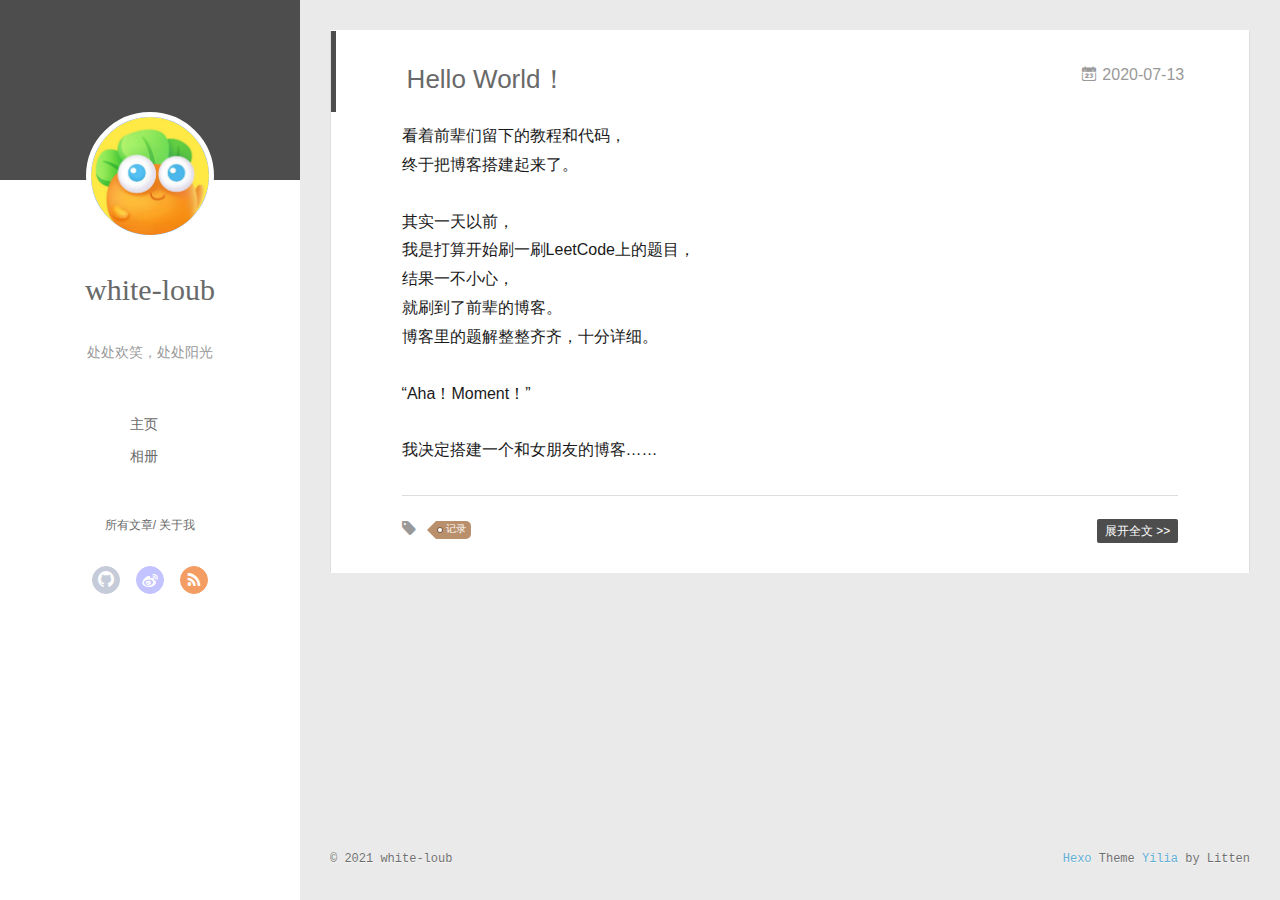
<file: index.html>
<!DOCTYPE html>
<html>
<head>
  <meta charset="utf-8">
  
  <meta name="renderer" content="webkit">
  <meta http-equiv="X-UA-Compatible" content="IE=edge" >
  <link rel="dns-prefetch" href="https://white-loub.github.io">
  <title>white-loub的博客</title>
  <meta name="viewport" content="width=device-width, initial-scale=1, maximum-scale=1">
  <meta name="description" content="处处欢笑，处处阳光，未来可期，满怀期待！">
<meta property="og:type" content="website">
<meta property="og:title" content="white-loub的博客">
<meta property="og:url" content="https://white-loub.github.io/index.html">
<meta property="og:site_name" content="white-loub的博客">
<meta property="og:description" content="处处欢笑，处处阳光，未来可期，满怀期待！">
<meta property="og:locale" content="en_US">
<meta property="article:author" content="white-loub">
<meta property="article:tag" content="计算机，人工智能，嵌入式，开发，学习，大学生">
<meta name="twitter:card" content="summary">
  
    <link rel="alternative" href="/atom.xml" title="white-loub的博客" type="application/atom+xml">
  
  
    <link rel="icon" href="/assets/img/favicon.png">
  
  <link rel="stylesheet" type="text/css" href="/./main.0cf68a.css">
  <style type="text/css">
  
    #container.show {
      background: linear-gradient(200deg,#a0cfe4,#e8c37e);
    }
  </style>
  

  
<script>
var _hmt = _hmt || [];
(function() {
	var hm = document.createElement("script");
	hm.src = "https://hm.baidu.com/hm.js?3c4d6f11db073aca02838e9a3420c150";
	var s = document.getElementsByTagName("script")[0]; 
	s.parentNode.insertBefore(hm, s);
})();
</script>


<meta name="generator" content="Hexo 4.2.1"></head>

<body>
  <div id="container" q-class="show:isCtnShow">
    <canvas id="anm-canvas" class="anm-canvas"></canvas>
    <div class="left-col" q-class="show:isShow">
      
<div class="overlay" style="background: #4d4d4d"></div>
<div class="intrude-less">
	<header id="header" class="inner">
		<a href="/" class="profilepic">
			<img src="/assets/img/loub.jpg" class="js-avatar">
		</a>
		<hgroup>
		  <h1 class="header-author"><a href="/">white-loub</a></h1>
		</hgroup>
		
		<p class="header-subtitle">处处欢笑，处处阳光</p>
		

		<nav class="header-menu">
			<ul>
			
				<li><a href="/">主页</a></li>
	        
				<li><a href="/photos">相册</a></li>
	        
			</ul>
		</nav>
		<nav class="header-smart-menu">
    		
    			
    			<a q-on="click: openSlider(e, 'innerArchive')" href="javascript:void(0)">所有文章</a>
    			
            
    			
            
    			
    			<a q-on="click: openSlider(e, 'aboutme')" href="javascript:void(0)">关于我</a>
    			
            
		</nav>
		<nav class="header-nav">
			<div class="social">
				
					<a class="github" target="_blank" href="https://github.com/white-loub" title="github"><i class="icon-github"></i></a>
		        
					<a class="weibo" target="_blank" href="https://weibo.com/u/2168322495" title="weibo"><i class="icon-weibo"></i></a>
		        
					<a class="rss" target="_blank" href="/atom.xml" title="rss"><i class="icon-rss"></i></a>
		        
			</div>
		</nav>
	</header>		
</div>

    </div>
    <div class="mid-col" q-class="show:isShow,hide:isShow|isFalse">
      
<nav id="mobile-nav">
  	<div class="overlay js-overlay" style="background: #4d4d4d"></div>
	<div class="btnctn js-mobile-btnctn">
  		<div class="slider-trigger list" q-on="click: openSlider(e)"><i class="icon icon-sort"></i></div>
	</div>
	<div class="intrude-less">
		<header id="header" class="inner">
			<div class="profilepic">
				<img src="/assets/img/loub.jpg" class="js-avatar">
			</div>
			<hgroup>
			  <h1 class="header-author js-header-author">white-loub</h1>
			</hgroup>
			
			<p class="header-subtitle"><i class="icon icon-quo-left"></i>处处欢笑，处处阳光<i class="icon icon-quo-right"></i></p>
			
			
			
				
			
				
			
			
			
			<nav class="header-nav">
				<div class="social">
					
						<a class="github" target="_blank" href="https://github.com/white-loub" title="github"><i class="icon-github"></i></a>
			        
						<a class="weibo" target="_blank" href="https://weibo.com/u/2168322495" title="weibo"><i class="icon-weibo"></i></a>
			        
						<a class="rss" target="_blank" href="/atom.xml" title="rss"><i class="icon-rss"></i></a>
			        
				</div>
			</nav>

			<nav class="header-menu js-header-menu">
				<ul style="width: 50%">
				
				
					<li style="width: 50%"><a href="/">主页</a></li>
		        
					<li style="width: 50%"><a href="/photos">相册</a></li>
		        
				</ul>
			</nav>
		</header>				
	</div>
	<div class="mobile-mask" style="display:none" q-show="isShow"></div>
</nav>

      <div id="wrapper" class="body-wrap">
        <div class="menu-l">
          <div class="canvas-wrap">
            <canvas data-colors="#eaeaea" data-sectionHeight="100" data-contentId="js-content" id="myCanvas1" class="anm-canvas"></canvas>
          </div>
          <div id="js-content" class="content-ll">
            
  
    <article id="post-Hello World！" class="article article-type-post  article-index" itemscope itemprop="blogPost">
  <div class="article-inner">
    
      <header class="article-header">
        
  
    <h1 itemprop="name">
      <a class="article-title" href="/2020/07/13/Hello%20World%EF%BC%81/">Hello World！</a>
    </h1>
  

        
        <a href="/2020/07/13/Hello%20World%EF%BC%81/" class="archive-article-date">
  	<time datetime="2020-07-13T14:06:00.000Z" itemprop="datePublished"><i class="icon-calendar icon"></i>2020-07-13</time>
</a>
        
      </header>
    
    <div class="article-entry" itemprop="articleBody">
      
        <p>看着前辈们留下的教程和代码，<br>终于把博客搭建起来了。</p>
<p>其实一天以前，<br>我是打算开始刷一刷LeetCode上的题目，<br>结果一不小心，<br>就刷到了前辈的博客。<br>博客里的题解整整齐齐，十分详细。</p>
<p>“Aha！Moment！”</p>
<p>我决定搭建一个和女朋友的博客……</p>
        
      

      
    </div>
    <div class="article-info article-info-index">
      
      
	<div class="article-tag tagcloud">
		<i class="icon-price-tags icon"></i>
		<ul class="article-tag-list">
			 
        		<li class="article-tag-list-item">
        			<a href="javascript:void(0)" class="js-tag article-tag-list-link color3">记录</a>
        		</li>
      		
		</ul>
	</div>

      

      
        <p class="article-more-link">
          <a class="article-more-a" href="/2020/07/13/Hello%20World%EF%BC%81/">展开全文 >></a>
        </p>
      

      
      <div class="clearfix"></div>
    </div>
  </div>
</article>

<aside class="wrap-side-operation">
    <div class="mod-side-operation">
        
        <div class="jump-container" id="js-jump-container" style="display:none;">
            <a href="javascript:void(0)" class="mod-side-operation__jump-to-top">
                <i class="icon-font icon-back"></i>
            </a>
            <div id="js-jump-plan-container" class="jump-plan-container" style="top: -11px;">
                <i class="icon-font icon-plane jump-plane"></i>
            </div>
        </div>
        
        
    </div>
</aside>




  
  


          </div>
        </div>
      </div>
      <footer id="footer">
  <div class="outer">
    <div id="footer-info">
    	<div class="footer-left">
    		&copy; 2021 white-loub
    	</div>
      	<div class="footer-right">
      		<a href="http://hexo.io/" target="_blank">Hexo</a>  Theme <a href="https://github.com/litten/hexo-theme-yilia" target="_blank">Yilia</a> by Litten
      	</div>
    </div>
  </div>
</footer>
    </div>
    <script>
	var yiliaConfig = {
		mathjax: false,
		isHome: true,
		isPost: false,
		isArchive: false,
		isTag: false,
		isCategory: false,
		open_in_new: false,
		toc_hide_index: true,
		root: "/",
		innerArchive: true,
		showTags: false
	}
</script>

<script>!function(t){function n(e){if(r[e])return r[e].exports;var i=r[e]={exports:{},id:e,loaded:!1};return t[e].call(i.exports,i,i.exports,n),i.loaded=!0,i.exports}var r={};n.m=t,n.c=r,n.p="./",n(0)}([function(t,n,r){r(195),t.exports=r(191)},function(t,n,r){var e=r(3),i=r(52),o=r(27),u=r(28),c=r(53),f="prototype",a=function(t,n,r){var s,l,h,v,p=t&a.F,d=t&a.G,y=t&a.S,g=t&a.P,b=t&a.B,m=d?e:y?e[n]||(e[n]={}):(e[n]||{})[f],x=d?i:i[n]||(i[n]={}),w=x[f]||(x[f]={});d&&(r=n);for(s in r)l=!p&&m&&void 0!==m[s],h=(l?m:r)[s],v=b&&l?c(h,e):g&&"function"==typeof h?c(Function.call,h):h,m&&u(m,s,h,t&a.U),x[s]!=h&&o(x,s,v),g&&w[s]!=h&&(w[s]=h)};e.core=i,a.F=1,a.G=2,a.S=4,a.P=8,a.B=16,a.W=32,a.U=64,a.R=128,t.exports=a},function(t,n,r){var e=r(6);t.exports=function(t){if(!e(t))throw TypeError(t+" is not an object!");return t}},function(t,n){var r=t.exports="undefined"!=typeof window&&window.Math==Math?window:"undefined"!=typeof self&&self.Math==Math?self:Function("return this")();"number"==typeof __g&&(__g=r)},function(t,n){t.exports=function(t){try{return!!t()}catch(t){return!0}}},function(t,n){var r=t.exports="undefined"!=typeof window&&window.Math==Math?window:"undefined"!=typeof self&&self.Math==Math?self:Function("return this")();"number"==typeof __g&&(__g=r)},function(t,n){t.exports=function(t){return"object"==typeof t?null!==t:"function"==typeof t}},function(t,n,r){var e=r(126)("wks"),i=r(76),o=r(3).Symbol,u="function"==typeof o;(t.exports=function(t){return e[t]||(e[t]=u&&o[t]||(u?o:i)("Symbol."+t))}).store=e},function(t,n){var r={}.hasOwnProperty;t.exports=function(t,n){return r.call(t,n)}},function(t,n,r){var e=r(94),i=r(33);t.exports=function(t){return e(i(t))}},function(t,n,r){t.exports=!r(4)(function(){return 7!=Object.defineProperty({},"a",{get:function(){return 7}}).a})},function(t,n,r){var e=r(2),i=r(167),o=r(50),u=Object.defineProperty;n.f=r(10)?Object.defineProperty:function(t,n,r){if(e(t),n=o(n,!0),e(r),i)try{return u(t,n,r)}catch(t){}if("get"in r||"set"in r)throw TypeError("Accessors not supported!");return"value"in r&&(t[n]=r.value),t}},function(t,n,r){t.exports=!r(18)(function(){return 7!=Object.defineProperty({},"a",{get:function(){return 7}}).a})},function(t,n,r){var e=r(14),i=r(22);t.exports=r(12)?function(t,n,r){return e.f(t,n,i(1,r))}:function(t,n,r){return t[n]=r,t}},function(t,n,r){var e=r(20),i=r(58),o=r(42),u=Object.defineProperty;n.f=r(12)?Object.defineProperty:function(t,n,r){if(e(t),n=o(n,!0),e(r),i)try{return u(t,n,r)}catch(t){}if("get"in r||"set"in r)throw TypeError("Accessors not supported!");return"value"in r&&(t[n]=r.value),t}},function(t,n,r){var e=r(40)("wks"),i=r(23),o=r(5).Symbol,u="function"==typeof o;(t.exports=function(t){return e[t]||(e[t]=u&&o[t]||(u?o:i)("Symbol."+t))}).store=e},function(t,n,r){var e=r(67),i=Math.min;t.exports=function(t){return t>0?i(e(t),9007199254740991):0}},function(t,n,r){var e=r(46);t.exports=function(t){return Object(e(t))}},function(t,n){t.exports=function(t){try{return!!t()}catch(t){return!0}}},function(t,n,r){var e=r(63),i=r(34);t.exports=Object.keys||function(t){return e(t,i)}},function(t,n,r){var e=r(21);t.exports=function(t){if(!e(t))throw TypeError(t+" is not an object!");return t}},function(t,n){t.exports=function(t){return"object"==typeof t?null!==t:"function"==typeof t}},function(t,n){t.exports=function(t,n){return{enumerable:!(1&t),configurable:!(2&t),writable:!(4&t),value:n}}},function(t,n){var r=0,e=Math.random();t.exports=function(t){return"Symbol(".concat(void 0===t?"":t,")_",(++r+e).toString(36))}},function(t,n){var r={}.hasOwnProperty;t.exports=function(t,n){return r.call(t,n)}},function(t,n){var r=t.exports={version:"2.4.0"};"number"==typeof __e&&(__e=r)},function(t,n){t.exports=function(t){if("function"!=typeof t)throw TypeError(t+" is not a function!");return t}},function(t,n,r){var e=r(11),i=r(66);t.exports=r(10)?function(t,n,r){return e.f(t,n,i(1,r))}:function(t,n,r){return t[n]=r,t}},function(t,n,r){var e=r(3),i=r(27),o=r(24),u=r(76)("src"),c="toString",f=Function[c],a=(""+f).split(c);r(52).inspectSource=function(t){return f.call(t)},(t.exports=function(t,n,r,c){var f="function"==typeof r;f&&(o(r,"name")||i(r,"name",n)),t[n]!==r&&(f&&(o(r,u)||i(r,u,t[n]?""+t[n]:a.join(String(n)))),t===e?t[n]=r:c?t[n]?t[n]=r:i(t,n,r):(delete t[n],i(t,n,r)))})(Function.prototype,c,function(){return"function"==typeof this&&this[u]||f.call(this)})},function(t,n,r){var e=r(1),i=r(4),o=r(46),u=function(t,n,r,e){var i=String(o(t)),u="<"+n;return""!==r&&(u+=" "+r+'="'+String(e).replace(/"/g,"&quot;")+'"'),u+">"+i+"</"+n+">"};t.exports=function(t,n){var r={};r[t]=n(u),e(e.P+e.F*i(function(){var n=""[t]('"');return n!==n.toLowerCase()||n.split('"').length>3}),"String",r)}},function(t,n,r){var e=r(115),i=r(46);t.exports=function(t){return e(i(t))}},function(t,n,r){var e=r(116),i=r(66),o=r(30),u=r(50),c=r(24),f=r(167),a=Object.getOwnPropertyDescriptor;n.f=r(10)?a:function(t,n){if(t=o(t),n=u(n,!0),f)try{return a(t,n)}catch(t){}if(c(t,n))return i(!e.f.call(t,n),t[n])}},function(t,n,r){var e=r(24),i=r(17),o=r(145)("IE_PROTO"),u=Object.prototype;t.exports=Object.getPrototypeOf||function(t){return t=i(t),e(t,o)?t[o]:"function"==typeof t.constructor&&t instanceof t.constructor?t.constructor.prototype:t instanceof Object?u:null}},function(t,n){t.exports=function(t){if(void 0==t)throw TypeError("Can't call method on  "+t);return t}},function(t,n){t.exports="constructor,hasOwnProperty,isPrototypeOf,propertyIsEnumerable,toLocaleString,toString,valueOf".split(",")},function(t,n){t.exports={}},function(t,n){t.exports=!0},function(t,n){n.f={}.propertyIsEnumerable},function(t,n,r){var e=r(14).f,i=r(8),o=r(15)("toStringTag");t.exports=function(t,n,r){t&&!i(t=r?t:t.prototype,o)&&e(t,o,{configurable:!0,value:n})}},function(t,n,r){var e=r(40)("keys"),i=r(23);t.exports=function(t){return e[t]||(e[t]=i(t))}},function(t,n,r){var e=r(5),i="__core-js_shared__",o=e[i]||(e[i]={});t.exports=function(t){return o[t]||(o[t]={})}},function(t,n){var r=Math.ceil,e=Math.floor;t.exports=function(t){return isNaN(t=+t)?0:(t>0?e:r)(t)}},function(t,n,r){var e=r(21);t.exports=function(t,n){if(!e(t))return t;var r,i;if(n&&"function"==typeof(r=t.toString)&&!e(i=r.call(t)))return i;if("function"==typeof(r=t.valueOf)&&!e(i=r.call(t)))return i;if(!n&&"function"==typeof(r=t.toString)&&!e(i=r.call(t)))return i;throw TypeError("Can't convert object to primitive value")}},function(t,n,r){var e=r(5),i=r(25),o=r(36),u=r(44),c=r(14).f;t.exports=function(t){var n=i.Symbol||(i.Symbol=o?{}:e.Symbol||{});"_"==t.charAt(0)||t in n||c(n,t,{value:u.f(t)})}},function(t,n,r){n.f=r(15)},function(t,n){var r={}.toString;t.exports=function(t){return r.call(t).slice(8,-1)}},function(t,n){t.exports=function(t){if(void 0==t)throw TypeError("Can't call method on  "+t);return t}},function(t,n,r){var e=r(4);t.exports=function(t,n){return!!t&&e(function(){n?t.call(null,function(){},1):t.call(null)})}},function(t,n,r){var e=r(53),i=r(115),o=r(17),u=r(16),c=r(203);t.exports=function(t,n){var r=1==t,f=2==t,a=3==t,s=4==t,l=6==t,h=5==t||l,v=n||c;return function(n,c,p){for(var d,y,g=o(n),b=i(g),m=e(c,p,3),x=u(b.length),w=0,S=r?v(n,x):f?v(n,0):void 0;x>w;w++)if((h||w in b)&&(d=b[w],y=m(d,w,g),t))if(r)S[w]=y;else if(y)switch(t){case 3:return!0;case 5:return d;case 6:return w;case 2:S.push(d)}else if(s)return!1;return l?-1:a||s?s:S}}},function(t,n,r){var e=r(1),i=r(52),o=r(4);t.exports=function(t,n){var r=(i.Object||{})[t]||Object[t],u={};u[t]=n(r),e(e.S+e.F*o(function(){r(1)}),"Object",u)}},function(t,n,r){var e=r(6);t.exports=function(t,n){if(!e(t))return t;var r,i;if(n&&"function"==typeof(r=t.toString)&&!e(i=r.call(t)))return i;if("function"==typeof(r=t.valueOf)&&!e(i=r.call(t)))return i;if(!n&&"function"==typeof(r=t.toString)&&!e(i=r.call(t)))return i;throw TypeError("Can't convert object to primitive value")}},function(t,n,r){var e=r(5),i=r(25),o=r(91),u=r(13),c="prototype",f=function(t,n,r){var a,s,l,h=t&f.F,v=t&f.G,p=t&f.S,d=t&f.P,y=t&f.B,g=t&f.W,b=v?i:i[n]||(i[n]={}),m=b[c],x=v?e:p?e[n]:(e[n]||{})[c];v&&(r=n);for(a in r)(s=!h&&x&&void 0!==x[a])&&a in b||(l=s?x[a]:r[a],b[a]=v&&"function"!=typeof x[a]?r[a]:y&&s?o(l,e):g&&x[a]==l?function(t){var n=function(n,r,e){if(this instanceof t){switch(arguments.length){case 0:return new t;case 1:return new t(n);case 2:return new t(n,r)}return new t(n,r,e)}return t.apply(this,arguments)};return n[c]=t[c],n}(l):d&&"function"==typeof l?o(Function.call,l):l,d&&((b.virtual||(b.virtual={}))[a]=l,t&f.R&&m&&!m[a]&&u(m,a,l)))};f.F=1,f.G=2,f.S=4,f.P=8,f.B=16,f.W=32,f.U=64,f.R=128,t.exports=f},function(t,n){var r=t.exports={version:"2.4.0"};"number"==typeof __e&&(__e=r)},function(t,n,r){var e=r(26);t.exports=function(t,n,r){if(e(t),void 0===n)return t;switch(r){case 1:return function(r){return t.call(n,r)};case 2:return function(r,e){return t.call(n,r,e)};case 3:return function(r,e,i){return t.call(n,r,e,i)}}return function(){return t.apply(n,arguments)}}},function(t,n,r){var e=r(183),i=r(1),o=r(126)("metadata"),u=o.store||(o.store=new(r(186))),c=function(t,n,r){var i=u.get(t);if(!i){if(!r)return;u.set(t,i=new e)}var o=i.get(n);if(!o){if(!r)return;i.set(n,o=new e)}return o},f=function(t,n,r){var e=c(n,r,!1);return void 0!==e&&e.has(t)},a=function(t,n,r){var e=c(n,r,!1);return void 0===e?void 0:e.get(t)},s=function(t,n,r,e){c(r,e,!0).set(t,n)},l=function(t,n){var r=c(t,n,!1),e=[];return r&&r.forEach(function(t,n){e.push(n)}),e},h=function(t){return void 0===t||"symbol"==typeof t?t:String(t)},v=function(t){i(i.S,"Reflect",t)};t.exports={store:u,map:c,has:f,get:a,set:s,keys:l,key:h,exp:v}},function(t,n,r){"use strict";if(r(10)){var e=r(69),i=r(3),o=r(4),u=r(1),c=r(127),f=r(152),a=r(53),s=r(68),l=r(66),h=r(27),v=r(73),p=r(67),d=r(16),y=r(75),g=r(50),b=r(24),m=r(180),x=r(114),w=r(6),S=r(17),_=r(137),O=r(70),E=r(32),P=r(71).f,j=r(154),F=r(76),M=r(7),A=r(48),N=r(117),T=r(146),I=r(155),k=r(80),L=r(123),R=r(74),C=r(130),D=r(160),U=r(11),W=r(31),G=U.f,B=W.f,V=i.RangeError,z=i.TypeError,q=i.Uint8Array,K="ArrayBuffer",J="Shared"+K,Y="BYTES_PER_ELEMENT",H="prototype",$=Array[H],X=f.ArrayBuffer,Q=f.DataView,Z=A(0),tt=A(2),nt=A(3),rt=A(4),et=A(5),it=A(6),ot=N(!0),ut=N(!1),ct=I.values,ft=I.keys,at=I.entries,st=$.lastIndexOf,lt=$.reduce,ht=$.reduceRight,vt=$.join,pt=$.sort,dt=$.slice,yt=$.toString,gt=$.toLocaleString,bt=M("iterator"),mt=M("toStringTag"),xt=F("typed_constructor"),wt=F("def_constructor"),St=c.CONSTR,_t=c.TYPED,Ot=c.VIEW,Et="Wrong length!",Pt=A(1,function(t,n){return Tt(T(t,t[wt]),n)}),jt=o(function(){return 1===new q(new Uint16Array([1]).buffer)[0]}),Ft=!!q&&!!q[H].set&&o(function(){new q(1).set({})}),Mt=function(t,n){if(void 0===t)throw z(Et);var r=+t,e=d(t);if(n&&!m(r,e))throw V(Et);return e},At=function(t,n){var r=p(t);if(r<0||r%n)throw V("Wrong offset!");return r},Nt=function(t){if(w(t)&&_t in t)return t;throw z(t+" is not a typed array!")},Tt=function(t,n){if(!(w(t)&&xt in t))throw z("It is not a typed array constructor!");return new t(n)},It=function(t,n){return kt(T(t,t[wt]),n)},kt=function(t,n){for(var r=0,e=n.length,i=Tt(t,e);e>r;)i[r]=n[r++];return i},Lt=function(t,n,r){G(t,n,{get:function(){return this._d[r]}})},Rt=function(t){var n,r,e,i,o,u,c=S(t),f=arguments.length,s=f>1?arguments[1]:void 0,l=void 0!==s,h=j(c);if(void 0!=h&&!_(h)){for(u=h.call(c),e=[],n=0;!(o=u.next()).done;n++)e.push(o.value);c=e}for(l&&f>2&&(s=a(s,arguments[2],2)),n=0,r=d(c.length),i=Tt(this,r);r>n;n++)i[n]=l?s(c[n],n):c[n];return i},Ct=function(){for(var t=0,n=arguments.length,r=Tt(this,n);n>t;)r[t]=arguments[t++];return r},Dt=!!q&&o(function(){gt.call(new q(1))}),Ut=function(){return gt.apply(Dt?dt.call(Nt(this)):Nt(this),arguments)},Wt={copyWithin:function(t,n){return D.call(Nt(this),t,n,arguments.length>2?arguments[2]:void 0)},every:function(t){return rt(Nt(this),t,arguments.length>1?arguments[1]:void 0)},fill:function(t){return C.apply(Nt(this),arguments)},filter:function(t){return It(this,tt(Nt(this),t,arguments.length>1?arguments[1]:void 0))},find:function(t){return et(Nt(this),t,arguments.length>1?arguments[1]:void 0)},findIndex:function(t){return it(Nt(this),t,arguments.length>1?arguments[1]:void 0)},forEach:function(t){Z(Nt(this),t,arguments.length>1?arguments[1]:void 0)},indexOf:function(t){return ut(Nt(this),t,arguments.length>1?arguments[1]:void 0)},includes:function(t){return ot(Nt(this),t,arguments.length>1?arguments[1]:void 0)},join:function(t){return vt.apply(Nt(this),arguments)},lastIndexOf:function(t){return st.apply(Nt(this),arguments)},map:function(t){return Pt(Nt(this),t,arguments.length>1?arguments[1]:void 0)},reduce:function(t){return lt.apply(Nt(this),arguments)},reduceRight:function(t){return ht.apply(Nt(this),arguments)},reverse:function(){for(var t,n=this,r=Nt(n).length,e=Math.floor(r/2),i=0;i<e;)t=n[i],n[i++]=n[--r],n[r]=t;return n},some:function(t){return nt(Nt(this),t,arguments.length>1?arguments[1]:void 0)},sort:function(t){return pt.call(Nt(this),t)},subarray:function(t,n){var r=Nt(this),e=r.length,i=y(t,e);return new(T(r,r[wt]))(r.buffer,r.byteOffset+i*r.BYTES_PER_ELEMENT,d((void 0===n?e:y(n,e))-i))}},Gt=function(t,n){return It(this,dt.call(Nt(this),t,n))},Bt=function(t){Nt(this);var n=At(arguments[1],1),r=this.length,e=S(t),i=d(e.length),o=0;if(i+n>r)throw V(Et);for(;o<i;)this[n+o]=e[o++]},Vt={entries:function(){return at.call(Nt(this))},keys:function(){return ft.call(Nt(this))},values:function(){return ct.call(Nt(this))}},zt=function(t,n){return w(t)&&t[_t]&&"symbol"!=typeof n&&n in t&&String(+n)==String(n)},qt=function(t,n){return zt(t,n=g(n,!0))?l(2,t[n]):B(t,n)},Kt=function(t,n,r){return!(zt(t,n=g(n,!0))&&w(r)&&b(r,"value"))||b(r,"get")||b(r,"set")||r.configurable||b(r,"writable")&&!r.writable||b(r,"enumerable")&&!r.enumerable?G(t,n,r):(t[n]=r.value,t)};St||(W.f=qt,U.f=Kt),u(u.S+u.F*!St,"Object",{getOwnPropertyDescriptor:qt,defineProperty:Kt}),o(function(){yt.call({})})&&(yt=gt=function(){return vt.call(this)});var Jt=v({},Wt);v(Jt,Vt),h(Jt,bt,Vt.values),v(Jt,{slice:Gt,set:Bt,constructor:function(){},toString:yt,toLocaleString:Ut}),Lt(Jt,"buffer","b"),Lt(Jt,"byteOffset","o"),Lt(Jt,"byteLength","l"),Lt(Jt,"length","e"),G(Jt,mt,{get:function(){return this[_t]}}),t.exports=function(t,n,r,f){f=!!f;var a=t+(f?"Clamped":"")+"Array",l="Uint8Array"!=a,v="get"+t,p="set"+t,y=i[a],g=y||{},b=y&&E(y),m=!y||!c.ABV,S={},_=y&&y[H],j=function(t,r){var e=t._d;return e.v[v](r*n+e.o,jt)},F=function(t,r,e){var i=t._d;f&&(e=(e=Math.round(e))<0?0:e>255?255:255&e),i.v[p](r*n+i.o,e,jt)},M=function(t,n){G(t,n,{get:function(){return j(this,n)},set:function(t){return F(this,n,t)},enumerable:!0})};m?(y=r(function(t,r,e,i){s(t,y,a,"_d");var o,u,c,f,l=0,v=0;if(w(r)){if(!(r instanceof X||(f=x(r))==K||f==J))return _t in r?kt(y,r):Rt.call(y,r);o=r,v=At(e,n);var p=r.byteLength;if(void 0===i){if(p%n)throw V(Et);if((u=p-v)<0)throw V(Et)}else if((u=d(i)*n)+v>p)throw V(Et);c=u/n}else c=Mt(r,!0),u=c*n,o=new X(u);for(h(t,"_d",{b:o,o:v,l:u,e:c,v:new Q(o)});l<c;)M(t,l++)}),_=y[H]=O(Jt),h(_,"constructor",y)):L(function(t){new y(null),new y(t)},!0)||(y=r(function(t,r,e,i){s(t,y,a);var o;return w(r)?r instanceof X||(o=x(r))==K||o==J?void 0!==i?new g(r,At(e,n),i):void 0!==e?new g(r,At(e,n)):new g(r):_t in r?kt(y,r):Rt.call(y,r):new g(Mt(r,l))}),Z(b!==Function.prototype?P(g).concat(P(b)):P(g),function(t){t in y||h(y,t,g[t])}),y[H]=_,e||(_.constructor=y));var A=_[bt],N=!!A&&("values"==A.name||void 0==A.name),T=Vt.values;h(y,xt,!0),h(_,_t,a),h(_,Ot,!0),h(_,wt,y),(f?new y(1)[mt]==a:mt in _)||G(_,mt,{get:function(){return a}}),S[a]=y,u(u.G+u.W+u.F*(y!=g),S),u(u.S,a,{BYTES_PER_ELEMENT:n,from:Rt,of:Ct}),Y in _||h(_,Y,n),u(u.P,a,Wt),R(a),u(u.P+u.F*Ft,a,{set:Bt}),u(u.P+u.F*!N,a,Vt),u(u.P+u.F*(_.toString!=yt),a,{toString:yt}),u(u.P+u.F*o(function(){new y(1).slice()}),a,{slice:Gt}),u(u.P+u.F*(o(function(){return[1,2].toLocaleString()!=new y([1,2]).toLocaleString()})||!o(function(){_.toLocaleString.call([1,2])})),a,{toLocaleString:Ut}),k[a]=N?A:T,e||N||h(_,bt,T)}}else t.exports=function(){}},function(t,n){var r={}.toString;t.exports=function(t){return r.call(t).slice(8,-1)}},function(t,n,r){var e=r(21),i=r(5).document,o=e(i)&&e(i.createElement);t.exports=function(t){return o?i.createElement(t):{}}},function(t,n,r){t.exports=!r(12)&&!r(18)(function(){return 7!=Object.defineProperty(r(57)("div"),"a",{get:function(){return 7}}).a})},function(t,n,r){"use strict";var e=r(36),i=r(51),o=r(64),u=r(13),c=r(8),f=r(35),a=r(96),s=r(38),l=r(103),h=r(15)("iterator"),v=!([].keys&&"next"in[].keys()),p="keys",d="values",y=function(){return this};t.exports=function(t,n,r,g,b,m,x){a(r,n,g);var w,S,_,O=function(t){if(!v&&t in F)return F[t];switch(t){case p:case d:return function(){return new r(this,t)}}return function(){return new r(this,t)}},E=n+" Iterator",P=b==d,j=!1,F=t.prototype,M=F[h]||F["@@iterator"]||b&&F[b],A=M||O(b),N=b?P?O("entries"):A:void 0,T="Array"==n?F.entries||M:M;if(T&&(_=l(T.call(new t)))!==Object.prototype&&(s(_,E,!0),e||c(_,h)||u(_,h,y)),P&&M&&M.name!==d&&(j=!0,A=function(){return M.call(this)}),e&&!x||!v&&!j&&F[h]||u(F,h,A),f[n]=A,f[E]=y,b)if(w={values:P?A:O(d),keys:m?A:O(p),entries:N},x)for(S in w)S in F||o(F,S,w[S]);else i(i.P+i.F*(v||j),n,w);return w}},function(t,n,r){var e=r(20),i=r(100),o=r(34),u=r(39)("IE_PROTO"),c=function(){},f="prototype",a=function(){var t,n=r(57)("iframe"),e=o.length;for(n.style.display="none",r(93).appendChild(n),n.src="javascript:",t=n.contentWindow.document,t.open(),t.write("<script>document.F=Object<\/script>"),t.close(),a=t.F;e--;)delete a[f][o[e]];return a()};t.exports=Object.create||function(t,n){var r;return null!==t?(c[f]=e(t),r=new c,c[f]=null,r[u]=t):r=a(),void 0===n?r:i(r,n)}},function(t,n,r){var e=r(63),i=r(34).concat("length","prototype");n.f=Object.getOwnPropertyNames||function(t){return e(t,i)}},function(t,n){n.f=Object.getOwnPropertySymbols},function(t,n,r){var e=r(8),i=r(9),o=r(90)(!1),u=r(39)("IE_PROTO");t.exports=function(t,n){var r,c=i(t),f=0,a=[];for(r in c)r!=u&&e(c,r)&&a.push(r);for(;n.length>f;)e(c,r=n[f++])&&(~o(a,r)||a.push(r));return a}},function(t,n,r){t.exports=r(13)},function(t,n,r){var e=r(76)("meta"),i=r(6),o=r(24),u=r(11).f,c=0,f=Object.isExtensible||function(){return!0},a=!r(4)(function(){return f(Object.preventExtensions({}))}),s=function(t){u(t,e,{value:{i:"O"+ ++c,w:{}}})},l=function(t,n){if(!i(t))return"symbol"==typeof t?t:("string"==typeof t?"S":"P")+t;if(!o(t,e)){if(!f(t))return"F";if(!n)return"E";s(t)}return t[e].i},h=function(t,n){if(!o(t,e)){if(!f(t))return!0;if(!n)return!1;s(t)}return t[e].w},v=function(t){return a&&p.NEED&&f(t)&&!o(t,e)&&s(t),t},p=t.exports={KEY:e,NEED:!1,fastKey:l,getWeak:h,onFreeze:v}},function(t,n){t.exports=function(t,n){return{enumerable:!(1&t),configurable:!(2&t),writable:!(4&t),value:n}}},function(t,n){var r=Math.ceil,e=Math.floor;t.exports=function(t){return isNaN(t=+t)?0:(t>0?e:r)(t)}},function(t,n){t.exports=function(t,n,r,e){if(!(t instanceof n)||void 0!==e&&e in t)throw TypeError(r+": incorrect invocation!");return t}},function(t,n){t.exports=!1},function(t,n,r){var e=r(2),i=r(173),o=r(133),u=r(145)("IE_PROTO"),c=function(){},f="prototype",a=function(){var t,n=r(132)("iframe"),e=o.length;for(n.style.display="none",r(135).appendChild(n),n.src="javascript:",t=n.contentWindow.document,t.open(),t.write("<script>document.F=Object<\/script>"),t.close(),a=t.F;e--;)delete a[f][o[e]];return a()};t.exports=Object.create||function(t,n){var r;return null!==t?(c[f]=e(t),r=new c,c[f]=null,r[u]=t):r=a(),void 0===n?r:i(r,n)}},function(t,n,r){var e=r(175),i=r(133).concat("length","prototype");n.f=Object.getOwnPropertyNames||function(t){return e(t,i)}},function(t,n,r){var e=r(175),i=r(133);t.exports=Object.keys||function(t){return e(t,i)}},function(t,n,r){var e=r(28);t.exports=function(t,n,r){for(var i in n)e(t,i,n[i],r);return t}},function(t,n,r){"use strict";var e=r(3),i=r(11),o=r(10),u=r(7)("species");t.exports=function(t){var n=e[t];o&&n&&!n[u]&&i.f(n,u,{configurable:!0,get:function(){return this}})}},function(t,n,r){var e=r(67),i=Math.max,o=Math.min;t.exports=function(t,n){return t=e(t),t<0?i(t+n,0):o(t,n)}},function(t,n){var r=0,e=Math.random();t.exports=function(t){return"Symbol(".concat(void 0===t?"":t,")_",(++r+e).toString(36))}},function(t,n,r){var e=r(33);t.exports=function(t){return Object(e(t))}},function(t,n,r){var e=r(7)("unscopables"),i=Array.prototype;void 0==i[e]&&r(27)(i,e,{}),t.exports=function(t){i[e][t]=!0}},function(t,n,r){var e=r(53),i=r(169),o=r(137),u=r(2),c=r(16),f=r(154),a={},s={},n=t.exports=function(t,n,r,l,h){var v,p,d,y,g=h?function(){return t}:f(t),b=e(r,l,n?2:1),m=0;if("function"!=typeof g)throw TypeError(t+" is not iterable!");if(o(g)){for(v=c(t.length);v>m;m++)if((y=n?b(u(p=t[m])[0],p[1]):b(t[m]))===a||y===s)return y}else for(d=g.call(t);!(p=d.next()).done;)if((y=i(d,b,p.value,n))===a||y===s)return y};n.BREAK=a,n.RETURN=s},function(t,n){t.exports={}},function(t,n,r){var e=r(11).f,i=r(24),o=r(7)("toStringTag");t.exports=function(t,n,r){t&&!i(t=r?t:t.prototype,o)&&e(t,o,{configurable:!0,value:n})}},function(t,n,r){var e=r(1),i=r(46),o=r(4),u=r(150),c="["+u+"]",f="​",a=RegExp("^"+c+c+"*"),s=RegExp(c+c+"*$"),l=function(t,n,r){var i={},c=o(function(){return!!u[t]()||f[t]()!=f}),a=i[t]=c?n(h):u[t];r&&(i[r]=a),e(e.P+e.F*c,"String",i)},h=l.trim=function(t,n){return t=String(i(t)),1&n&&(t=t.replace(a,"")),2&n&&(t=t.replace(s,"")),t};t.exports=l},function(t,n,r){t.exports={default:r(86),__esModule:!0}},function(t,n,r){t.exports={default:r(87),__esModule:!0}},function(t,n,r){"use strict";function e(t){return t&&t.__esModule?t:{default:t}}n.__esModule=!0;var i=r(84),o=e(i),u=r(83),c=e(u),f="function"==typeof c.default&&"symbol"==typeof o.default?function(t){return typeof t}:function(t){return t&&"function"==typeof c.default&&t.constructor===c.default&&t!==c.default.prototype?"symbol":typeof t};n.default="function"==typeof c.default&&"symbol"===f(o.default)?function(t){return void 0===t?"undefined":f(t)}:function(t){return t&&"function"==typeof c.default&&t.constructor===c.default&&t!==c.default.prototype?"symbol":void 0===t?"undefined":f(t)}},function(t,n,r){r(110),r(108),r(111),r(112),t.exports=r(25).Symbol},function(t,n,r){r(109),r(113),t.exports=r(44).f("iterator")},function(t,n){t.exports=function(t){if("function"!=typeof t)throw TypeError(t+" is not a function!");return t}},function(t,n){t.exports=function(){}},function(t,n,r){var e=r(9),i=r(106),o=r(105);t.exports=function(t){return function(n,r,u){var c,f=e(n),a=i(f.length),s=o(u,a);if(t&&r!=r){for(;a>s;)if((c=f[s++])!=c)return!0}else for(;a>s;s++)if((t||s in f)&&f[s]===r)return t||s||0;return!t&&-1}}},function(t,n,r){var e=r(88);t.exports=function(t,n,r){if(e(t),void 0===n)return t;switch(r){case 1:return function(r){return t.call(n,r)};case 2:return function(r,e){return t.call(n,r,e)};case 3:return function(r,e,i){return t.call(n,r,e,i)}}return function(){return t.apply(n,arguments)}}},function(t,n,r){var e=r(19),i=r(62),o=r(37);t.exports=function(t){var n=e(t),r=i.f;if(r)for(var u,c=r(t),f=o.f,a=0;c.length>a;)f.call(t,u=c[a++])&&n.push(u);return n}},function(t,n,r){t.exports=r(5).document&&document.documentElement},function(t,n,r){var e=r(56);t.exports=Object("z").propertyIsEnumerable(0)?Object:function(t){return"String"==e(t)?t.split(""):Object(t)}},function(t,n,r){var e=r(56);t.exports=Array.isArray||function(t){return"Array"==e(t)}},function(t,n,r){"use strict";var e=r(60),i=r(22),o=r(38),u={};r(13)(u,r(15)("iterator"),function(){return this}),t.exports=function(t,n,r){t.prototype=e(u,{next:i(1,r)}),o(t,n+" Iterator")}},function(t,n){t.exports=function(t,n){return{value:n,done:!!t}}},function(t,n,r){var e=r(19),i=r(9);t.exports=function(t,n){for(var r,o=i(t),u=e(o),c=u.length,f=0;c>f;)if(o[r=u[f++]]===n)return r}},function(t,n,r){var e=r(23)("meta"),i=r(21),o=r(8),u=r(14).f,c=0,f=Object.isExtensible||function(){return!0},a=!r(18)(function(){return f(Object.preventExtensions({}))}),s=function(t){u(t,e,{value:{i:"O"+ ++c,w:{}}})},l=function(t,n){if(!i(t))return"symbol"==typeof t?t:("string"==typeof t?"S":"P")+t;if(!o(t,e)){if(!f(t))return"F";if(!n)return"E";s(t)}return t[e].i},h=function(t,n){if(!o(t,e)){if(!f(t))return!0;if(!n)return!1;s(t)}return t[e].w},v=function(t){return a&&p.NEED&&f(t)&&!o(t,e)&&s(t),t},p=t.exports={KEY:e,NEED:!1,fastKey:l,getWeak:h,onFreeze:v}},function(t,n,r){var e=r(14),i=r(20),o=r(19);t.exports=r(12)?Object.defineProperties:function(t,n){i(t);for(var r,u=o(n),c=u.length,f=0;c>f;)e.f(t,r=u[f++],n[r]);return t}},function(t,n,r){var e=r(37),i=r(22),o=r(9),u=r(42),c=r(8),f=r(58),a=Object.getOwnPropertyDescriptor;n.f=r(12)?a:function(t,n){if(t=o(t),n=u(n,!0),f)try{return a(t,n)}catch(t){}if(c(t,n))return i(!e.f.call(t,n),t[n])}},function(t,n,r){var e=r(9),i=r(61).f,o={}.toString,u="object"==typeof window&&window&&Object.getOwnPropertyNames?Object.getOwnPropertyNames(window):[],c=function(t){try{return i(t)}catch(t){return u.slice()}};t.exports.f=function(t){return u&&"[object Window]"==o.call(t)?c(t):i(e(t))}},function(t,n,r){var e=r(8),i=r(77),o=r(39)("IE_PROTO"),u=Object.prototype;t.exports=Object.getPrototypeOf||function(t){return t=i(t),e(t,o)?t[o]:"function"==typeof t.constructor&&t instanceof t.constructor?t.constructor.prototype:t instanceof Object?u:null}},function(t,n,r){var e=r(41),i=r(33);t.exports=function(t){return function(n,r){var o,u,c=String(i(n)),f=e(r),a=c.length;return f<0||f>=a?t?"":void 0:(o=c.charCodeAt(f),o<55296||o>56319||f+1===a||(u=c.charCodeAt(f+1))<56320||u>57343?t?c.charAt(f):o:t?c.slice(f,f+2):u-56320+(o-55296<<10)+65536)}}},function(t,n,r){var e=r(41),i=Math.max,o=Math.min;t.exports=function(t,n){return t=e(t),t<0?i(t+n,0):o(t,n)}},function(t,n,r){var e=r(41),i=Math.min;t.exports=function(t){return t>0?i(e(t),9007199254740991):0}},function(t,n,r){"use strict";var e=r(89),i=r(97),o=r(35),u=r(9);t.exports=r(59)(Array,"Array",function(t,n){this._t=u(t),this._i=0,this._k=n},function(){var t=this._t,n=this._k,r=this._i++;return!t||r>=t.length?(this._t=void 0,i(1)):"keys"==n?i(0,r):"values"==n?i(0,t[r]):i(0,[r,t[r]])},"values"),o.Arguments=o.Array,e("keys"),e("values"),e("entries")},function(t,n){},function(t,n,r){"use strict";var e=r(104)(!0);r(59)(String,"String",function(t){this._t=String(t),this._i=0},function(){var t,n=this._t,r=this._i;return r>=n.length?{value:void 0,done:!0}:(t=e(n,r),this._i+=t.length,{value:t,done:!1})})},function(t,n,r){"use strict";var e=r(5),i=r(8),o=r(12),u=r(51),c=r(64),f=r(99).KEY,a=r(18),s=r(40),l=r(38),h=r(23),v=r(15),p=r(44),d=r(43),y=r(98),g=r(92),b=r(95),m=r(20),x=r(9),w=r(42),S=r(22),_=r(60),O=r(102),E=r(101),P=r(14),j=r(19),F=E.f,M=P.f,A=O.f,N=e.Symbol,T=e.JSON,I=T&&T.stringify,k="prototype",L=v("_hidden"),R=v("toPrimitive"),C={}.propertyIsEnumerable,D=s("symbol-registry"),U=s("symbols"),W=s("op-symbols"),G=Object[k],B="function"==typeof N,V=e.QObject,z=!V||!V[k]||!V[k].findChild,q=o&&a(function(){return 7!=_(M({},"a",{get:function(){return M(this,"a",{value:7}).a}})).a})?function(t,n,r){var e=F(G,n);e&&delete G[n],M(t,n,r),e&&t!==G&&M(G,n,e)}:M,K=function(t){var n=U[t]=_(N[k]);return n._k=t,n},J=B&&"symbol"==typeof N.iterator?function(t){return"symbol"==typeof t}:function(t){return t instanceof N},Y=function(t,n,r){return t===G&&Y(W,n,r),m(t),n=w(n,!0),m(r),i(U,n)?(r.enumerable?(i(t,L)&&t[L][n]&&(t[L][n]=!1),r=_(r,{enumerable:S(0,!1)})):(i(t,L)||M(t,L,S(1,{})),t[L][n]=!0),q(t,n,r)):M(t,n,r)},H=function(t,n){m(t);for(var r,e=g(n=x(n)),i=0,o=e.length;o>i;)Y(t,r=e[i++],n[r]);return t},$=function(t,n){return void 0===n?_(t):H(_(t),n)},X=function(t){var n=C.call(this,t=w(t,!0));return!(this===G&&i(U,t)&&!i(W,t))&&(!(n||!i(this,t)||!i(U,t)||i(this,L)&&this[L][t])||n)},Q=function(t,n){if(t=x(t),n=w(n,!0),t!==G||!i(U,n)||i(W,n)){var r=F(t,n);return!r||!i(U,n)||i(t,L)&&t[L][n]||(r.enumerable=!0),r}},Z=function(t){for(var n,r=A(x(t)),e=[],o=0;r.length>o;)i(U,n=r[o++])||n==L||n==f||e.push(n);return e},tt=function(t){for(var n,r=t===G,e=A(r?W:x(t)),o=[],u=0;e.length>u;)!i(U,n=e[u++])||r&&!i(G,n)||o.push(U[n]);return o};B||(N=function(){if(this instanceof N)throw TypeError("Symbol is not a constructor!");var t=h(arguments.length>0?arguments[0]:void 0),n=function(r){this===G&&n.call(W,r),i(this,L)&&i(this[L],t)&&(this[L][t]=!1),q(this,t,S(1,r))};return o&&z&&q(G,t,{configurable:!0,set:n}),K(t)},c(N[k],"toString",function(){return this._k}),E.f=Q,P.f=Y,r(61).f=O.f=Z,r(37).f=X,r(62).f=tt,o&&!r(36)&&c(G,"propertyIsEnumerable",X,!0),p.f=function(t){return K(v(t))}),u(u.G+u.W+u.F*!B,{Symbol:N});for(var nt="hasInstance,isConcatSpreadable,iterator,match,replace,search,species,split,toPrimitive,toStringTag,unscopables".split(","),rt=0;nt.length>rt;)v(nt[rt++]);for(var nt=j(v.store),rt=0;nt.length>rt;)d(nt[rt++]);u(u.S+u.F*!B,"Symbol",{for:function(t){return i(D,t+="")?D[t]:D[t]=N(t)},keyFor:function(t){if(J(t))return y(D,t);throw TypeError(t+" is not a symbol!")},useSetter:function(){z=!0},useSimple:function(){z=!1}}),u(u.S+u.F*!B,"Object",{create:$,defineProperty:Y,defineProperties:H,getOwnPropertyDescriptor:Q,getOwnPropertyNames:Z,getOwnPropertySymbols:tt}),T&&u(u.S+u.F*(!B||a(function(){var t=N();return"[null]"!=I([t])||"{}"!=I({a:t})||"{}"!=I(Object(t))})),"JSON",{stringify:function(t){if(void 0!==t&&!J(t)){for(var n,r,e=[t],i=1;arguments.length>i;)e.push(arguments[i++]);return n=e[1],"function"==typeof n&&(r=n),!r&&b(n)||(n=function(t,n){if(r&&(n=r.call(this,t,n)),!J(n))return n}),e[1]=n,I.apply(T,e)}}}),N[k][R]||r(13)(N[k],R,N[k].valueOf),l(N,"Symbol"),l(Math,"Math",!0),l(e.JSON,"JSON",!0)},function(t,n,r){r(43)("asyncIterator")},function(t,n,r){r(43)("observable")},function(t,n,r){r(107);for(var e=r(5),i=r(13),o=r(35),u=r(15)("toStringTag"),c=["NodeList","DOMTokenList","MediaList","StyleSheetList","CSSRuleList"],f=0;f<5;f++){var a=c[f],s=e[a],l=s&&s.prototype;l&&!l[u]&&i(l,u,a),o[a]=o.Array}},function(t,n,r){var e=r(45),i=r(7)("toStringTag"),o="Arguments"==e(function(){return arguments}()),u=function(t,n){try{return t[n]}catch(t){}};t.exports=function(t){var n,r,c;return void 0===t?"Undefined":null===t?"Null":"string"==typeof(r=u(n=Object(t),i))?r:o?e(n):"Object"==(c=e(n))&&"function"==typeof n.callee?"Arguments":c}},function(t,n,r){var e=r(45);t.exports=Object("z").propertyIsEnumerable(0)?Object:function(t){return"String"==e(t)?t.split(""):Object(t)}},function(t,n){n.f={}.propertyIsEnumerable},function(t,n,r){var e=r(30),i=r(16),o=r(75);t.exports=function(t){return function(n,r,u){var c,f=e(n),a=i(f.length),s=o(u,a);if(t&&r!=r){for(;a>s;)if((c=f[s++])!=c)return!0}else for(;a>s;s++)if((t||s in f)&&f[s]===r)return t||s||0;return!t&&-1}}},function(t,n,r){"use strict";var e=r(3),i=r(1),o=r(28),u=r(73),c=r(65),f=r(79),a=r(68),s=r(6),l=r(4),h=r(123),v=r(81),p=r(136);t.exports=function(t,n,r,d,y,g){var b=e[t],m=b,x=y?"set":"add",w=m&&m.prototype,S={},_=function(t){var n=w[t];o(w,t,"delete"==t?function(t){return!(g&&!s(t))&&n.call(this,0===t?0:t)}:"has"==t?function(t){return!(g&&!s(t))&&n.call(this,0===t?0:t)}:"get"==t?function(t){return g&&!s(t)?void 0:n.call(this,0===t?0:t)}:"add"==t?function(t){return n.call(this,0===t?0:t),this}:function(t,r){return n.call(this,0===t?0:t,r),this})};if("function"==typeof m&&(g||w.forEach&&!l(function(){(new m).entries().next()}))){var O=new m,E=O[x](g?{}:-0,1)!=O,P=l(function(){O.has(1)}),j=h(function(t){new m(t)}),F=!g&&l(function(){for(var t=new m,n=5;n--;)t[x](n,n);return!t.has(-0)});j||(m=n(function(n,r){a(n,m,t);var e=p(new b,n,m);return void 0!=r&&f(r,y,e[x],e),e}),m.prototype=w,w.constructor=m),(P||F)&&(_("delete"),_("has"),y&&_("get")),(F||E)&&_(x),g&&w.clear&&delete w.clear}else m=d.getConstructor(n,t,y,x),u(m.prototype,r),c.NEED=!0;return v(m,t),S[t]=m,i(i.G+i.W+i.F*(m!=b),S),g||d.setStrong(m,t,y),m}},function(t,n,r){"use strict";var e=r(27),i=r(28),o=r(4),u=r(46),c=r(7);t.exports=function(t,n,r){var f=c(t),a=r(u,f,""[t]),s=a[0],l=a[1];o(function(){var n={};return n[f]=function(){return 7},7!=""[t](n)})&&(i(String.prototype,t,s),e(RegExp.prototype,f,2==n?function(t,n){return l.call(t,this,n)}:function(t){return l.call(t,this)}))}
},function(t,n,r){"use strict";var e=r(2);t.exports=function(){var t=e(this),n="";return t.global&&(n+="g"),t.ignoreCase&&(n+="i"),t.multiline&&(n+="m"),t.unicode&&(n+="u"),t.sticky&&(n+="y"),n}},function(t,n){t.exports=function(t,n,r){var e=void 0===r;switch(n.length){case 0:return e?t():t.call(r);case 1:return e?t(n[0]):t.call(r,n[0]);case 2:return e?t(n[0],n[1]):t.call(r,n[0],n[1]);case 3:return e?t(n[0],n[1],n[2]):t.call(r,n[0],n[1],n[2]);case 4:return e?t(n[0],n[1],n[2],n[3]):t.call(r,n[0],n[1],n[2],n[3])}return t.apply(r,n)}},function(t,n,r){var e=r(6),i=r(45),o=r(7)("match");t.exports=function(t){var n;return e(t)&&(void 0!==(n=t[o])?!!n:"RegExp"==i(t))}},function(t,n,r){var e=r(7)("iterator"),i=!1;try{var o=[7][e]();o.return=function(){i=!0},Array.from(o,function(){throw 2})}catch(t){}t.exports=function(t,n){if(!n&&!i)return!1;var r=!1;try{var o=[7],u=o[e]();u.next=function(){return{done:r=!0}},o[e]=function(){return u},t(o)}catch(t){}return r}},function(t,n,r){t.exports=r(69)||!r(4)(function(){var t=Math.random();__defineSetter__.call(null,t,function(){}),delete r(3)[t]})},function(t,n){n.f=Object.getOwnPropertySymbols},function(t,n,r){var e=r(3),i="__core-js_shared__",o=e[i]||(e[i]={});t.exports=function(t){return o[t]||(o[t]={})}},function(t,n,r){for(var e,i=r(3),o=r(27),u=r(76),c=u("typed_array"),f=u("view"),a=!(!i.ArrayBuffer||!i.DataView),s=a,l=0,h="Int8Array,Uint8Array,Uint8ClampedArray,Int16Array,Uint16Array,Int32Array,Uint32Array,Float32Array,Float64Array".split(",");l<9;)(e=i[h[l++]])?(o(e.prototype,c,!0),o(e.prototype,f,!0)):s=!1;t.exports={ABV:a,CONSTR:s,TYPED:c,VIEW:f}},function(t,n){"use strict";var r={versions:function(){var t=window.navigator.userAgent;return{trident:t.indexOf("Trident")>-1,presto:t.indexOf("Presto")>-1,webKit:t.indexOf("AppleWebKit")>-1,gecko:t.indexOf("Gecko")>-1&&-1==t.indexOf("KHTML"),mobile:!!t.match(/AppleWebKit.*Mobile.*/),ios:!!t.match(/\(i[^;]+;( U;)? CPU.+Mac OS X/),android:t.indexOf("Android")>-1||t.indexOf("Linux")>-1,iPhone:t.indexOf("iPhone")>-1||t.indexOf("Mac")>-1,iPad:t.indexOf("iPad")>-1,webApp:-1==t.indexOf("Safari"),weixin:-1==t.indexOf("MicroMessenger")}}()};t.exports=r},function(t,n,r){"use strict";var e=r(85),i=function(t){return t&&t.__esModule?t:{default:t}}(e),o=function(){function t(t,n,e){return n||e?String.fromCharCode(n||e):r[t]||t}function n(t){return e[t]}var r={"&quot;":'"',"&lt;":"<","&gt;":">","&amp;":"&","&nbsp;":" "},e={};for(var u in r)e[r[u]]=u;return r["&apos;"]="'",e["'"]="&#39;",{encode:function(t){return t?(""+t).replace(/['<> "&]/g,n).replace(/\r?\n/g,"<br/>").replace(/\s/g,"&nbsp;"):""},decode:function(n){return n?(""+n).replace(/<br\s*\/?>/gi,"\n").replace(/&quot;|&lt;|&gt;|&amp;|&nbsp;|&apos;|&#(\d+);|&#(\d+)/g,t).replace(/\u00a0/g," "):""},encodeBase16:function(t){if(!t)return t;t+="";for(var n=[],r=0,e=t.length;e>r;r++)n.push(t.charCodeAt(r).toString(16).toUpperCase());return n.join("")},encodeBase16forJSON:function(t){if(!t)return t;t=t.replace(/[\u4E00-\u9FBF]/gi,function(t){return escape(t).replace("%u","\\u")});for(var n=[],r=0,e=t.length;e>r;r++)n.push(t.charCodeAt(r).toString(16).toUpperCase());return n.join("")},decodeBase16:function(t){if(!t)return t;t+="";for(var n=[],r=0,e=t.length;e>r;r+=2)n.push(String.fromCharCode("0x"+t.slice(r,r+2)));return n.join("")},encodeObject:function(t){if(t instanceof Array)for(var n=0,r=t.length;r>n;n++)t[n]=o.encodeObject(t[n]);else if("object"==(void 0===t?"undefined":(0,i.default)(t)))for(var e in t)t[e]=o.encodeObject(t[e]);else if("string"==typeof t)return o.encode(t);return t},loadScript:function(t){var n=document.createElement("script");document.getElementsByTagName("body")[0].appendChild(n),n.setAttribute("src",t)},addLoadEvent:function(t){var n=window.onload;"function"!=typeof window.onload?window.onload=t:window.onload=function(){n(),t()}}}}();t.exports=o},function(t,n,r){"use strict";var e=r(17),i=r(75),o=r(16);t.exports=function(t){for(var n=e(this),r=o(n.length),u=arguments.length,c=i(u>1?arguments[1]:void 0,r),f=u>2?arguments[2]:void 0,a=void 0===f?r:i(f,r);a>c;)n[c++]=t;return n}},function(t,n,r){"use strict";var e=r(11),i=r(66);t.exports=function(t,n,r){n in t?e.f(t,n,i(0,r)):t[n]=r}},function(t,n,r){var e=r(6),i=r(3).document,o=e(i)&&e(i.createElement);t.exports=function(t){return o?i.createElement(t):{}}},function(t,n){t.exports="constructor,hasOwnProperty,isPrototypeOf,propertyIsEnumerable,toLocaleString,toString,valueOf".split(",")},function(t,n,r){var e=r(7)("match");t.exports=function(t){var n=/./;try{"/./"[t](n)}catch(r){try{return n[e]=!1,!"/./"[t](n)}catch(t){}}return!0}},function(t,n,r){t.exports=r(3).document&&document.documentElement},function(t,n,r){var e=r(6),i=r(144).set;t.exports=function(t,n,r){var o,u=n.constructor;return u!==r&&"function"==typeof u&&(o=u.prototype)!==r.prototype&&e(o)&&i&&i(t,o),t}},function(t,n,r){var e=r(80),i=r(7)("iterator"),o=Array.prototype;t.exports=function(t){return void 0!==t&&(e.Array===t||o[i]===t)}},function(t,n,r){var e=r(45);t.exports=Array.isArray||function(t){return"Array"==e(t)}},function(t,n,r){"use strict";var e=r(70),i=r(66),o=r(81),u={};r(27)(u,r(7)("iterator"),function(){return this}),t.exports=function(t,n,r){t.prototype=e(u,{next:i(1,r)}),o(t,n+" Iterator")}},function(t,n,r){"use strict";var e=r(69),i=r(1),o=r(28),u=r(27),c=r(24),f=r(80),a=r(139),s=r(81),l=r(32),h=r(7)("iterator"),v=!([].keys&&"next"in[].keys()),p="keys",d="values",y=function(){return this};t.exports=function(t,n,r,g,b,m,x){a(r,n,g);var w,S,_,O=function(t){if(!v&&t in F)return F[t];switch(t){case p:case d:return function(){return new r(this,t)}}return function(){return new r(this,t)}},E=n+" Iterator",P=b==d,j=!1,F=t.prototype,M=F[h]||F["@@iterator"]||b&&F[b],A=M||O(b),N=b?P?O("entries"):A:void 0,T="Array"==n?F.entries||M:M;if(T&&(_=l(T.call(new t)))!==Object.prototype&&(s(_,E,!0),e||c(_,h)||u(_,h,y)),P&&M&&M.name!==d&&(j=!0,A=function(){return M.call(this)}),e&&!x||!v&&!j&&F[h]||u(F,h,A),f[n]=A,f[E]=y,b)if(w={values:P?A:O(d),keys:m?A:O(p),entries:N},x)for(S in w)S in F||o(F,S,w[S]);else i(i.P+i.F*(v||j),n,w);return w}},function(t,n){var r=Math.expm1;t.exports=!r||r(10)>22025.465794806718||r(10)<22025.465794806718||-2e-17!=r(-2e-17)?function(t){return 0==(t=+t)?t:t>-1e-6&&t<1e-6?t+t*t/2:Math.exp(t)-1}:r},function(t,n){t.exports=Math.sign||function(t){return 0==(t=+t)||t!=t?t:t<0?-1:1}},function(t,n,r){var e=r(3),i=r(151).set,o=e.MutationObserver||e.WebKitMutationObserver,u=e.process,c=e.Promise,f="process"==r(45)(u);t.exports=function(){var t,n,r,a=function(){var e,i;for(f&&(e=u.domain)&&e.exit();t;){i=t.fn,t=t.next;try{i()}catch(e){throw t?r():n=void 0,e}}n=void 0,e&&e.enter()};if(f)r=function(){u.nextTick(a)};else if(o){var s=!0,l=document.createTextNode("");new o(a).observe(l,{characterData:!0}),r=function(){l.data=s=!s}}else if(c&&c.resolve){var h=c.resolve();r=function(){h.then(a)}}else r=function(){i.call(e,a)};return function(e){var i={fn:e,next:void 0};n&&(n.next=i),t||(t=i,r()),n=i}}},function(t,n,r){var e=r(6),i=r(2),o=function(t,n){if(i(t),!e(n)&&null!==n)throw TypeError(n+": can't set as prototype!")};t.exports={set:Object.setPrototypeOf||("__proto__"in{}?function(t,n,e){try{e=r(53)(Function.call,r(31).f(Object.prototype,"__proto__").set,2),e(t,[]),n=!(t instanceof Array)}catch(t){n=!0}return function(t,r){return o(t,r),n?t.__proto__=r:e(t,r),t}}({},!1):void 0),check:o}},function(t,n,r){var e=r(126)("keys"),i=r(76);t.exports=function(t){return e[t]||(e[t]=i(t))}},function(t,n,r){var e=r(2),i=r(26),o=r(7)("species");t.exports=function(t,n){var r,u=e(t).constructor;return void 0===u||void 0==(r=e(u)[o])?n:i(r)}},function(t,n,r){var e=r(67),i=r(46);t.exports=function(t){return function(n,r){var o,u,c=String(i(n)),f=e(r),a=c.length;return f<0||f>=a?t?"":void 0:(o=c.charCodeAt(f),o<55296||o>56319||f+1===a||(u=c.charCodeAt(f+1))<56320||u>57343?t?c.charAt(f):o:t?c.slice(f,f+2):u-56320+(o-55296<<10)+65536)}}},function(t,n,r){var e=r(122),i=r(46);t.exports=function(t,n,r){if(e(n))throw TypeError("String#"+r+" doesn't accept regex!");return String(i(t))}},function(t,n,r){"use strict";var e=r(67),i=r(46);t.exports=function(t){var n=String(i(this)),r="",o=e(t);if(o<0||o==1/0)throw RangeError("Count can't be negative");for(;o>0;(o>>>=1)&&(n+=n))1&o&&(r+=n);return r}},function(t,n){t.exports="\t\n\v\f\r   ᠎             　\u2028\u2029\ufeff"},function(t,n,r){var e,i,o,u=r(53),c=r(121),f=r(135),a=r(132),s=r(3),l=s.process,h=s.setImmediate,v=s.clearImmediate,p=s.MessageChannel,d=0,y={},g="onreadystatechange",b=function(){var t=+this;if(y.hasOwnProperty(t)){var n=y[t];delete y[t],n()}},m=function(t){b.call(t.data)};h&&v||(h=function(t){for(var n=[],r=1;arguments.length>r;)n.push(arguments[r++]);return y[++d]=function(){c("function"==typeof t?t:Function(t),n)},e(d),d},v=function(t){delete y[t]},"process"==r(45)(l)?e=function(t){l.nextTick(u(b,t,1))}:p?(i=new p,o=i.port2,i.port1.onmessage=m,e=u(o.postMessage,o,1)):s.addEventListener&&"function"==typeof postMessage&&!s.importScripts?(e=function(t){s.postMessage(t+"","*")},s.addEventListener("message",m,!1)):e=g in a("script")?function(t){f.appendChild(a("script"))[g]=function(){f.removeChild(this),b.call(t)}}:function(t){setTimeout(u(b,t,1),0)}),t.exports={set:h,clear:v}},function(t,n,r){"use strict";var e=r(3),i=r(10),o=r(69),u=r(127),c=r(27),f=r(73),a=r(4),s=r(68),l=r(67),h=r(16),v=r(71).f,p=r(11).f,d=r(130),y=r(81),g="ArrayBuffer",b="DataView",m="prototype",x="Wrong length!",w="Wrong index!",S=e[g],_=e[b],O=e.Math,E=e.RangeError,P=e.Infinity,j=S,F=O.abs,M=O.pow,A=O.floor,N=O.log,T=O.LN2,I="buffer",k="byteLength",L="byteOffset",R=i?"_b":I,C=i?"_l":k,D=i?"_o":L,U=function(t,n,r){var e,i,o,u=Array(r),c=8*r-n-1,f=(1<<c)-1,a=f>>1,s=23===n?M(2,-24)-M(2,-77):0,l=0,h=t<0||0===t&&1/t<0?1:0;for(t=F(t),t!=t||t===P?(i=t!=t?1:0,e=f):(e=A(N(t)/T),t*(o=M(2,-e))<1&&(e--,o*=2),t+=e+a>=1?s/o:s*M(2,1-a),t*o>=2&&(e++,o/=2),e+a>=f?(i=0,e=f):e+a>=1?(i=(t*o-1)*M(2,n),e+=a):(i=t*M(2,a-1)*M(2,n),e=0));n>=8;u[l++]=255&i,i/=256,n-=8);for(e=e<<n|i,c+=n;c>0;u[l++]=255&e,e/=256,c-=8);return u[--l]|=128*h,u},W=function(t,n,r){var e,i=8*r-n-1,o=(1<<i)-1,u=o>>1,c=i-7,f=r-1,a=t[f--],s=127&a;for(a>>=7;c>0;s=256*s+t[f],f--,c-=8);for(e=s&(1<<-c)-1,s>>=-c,c+=n;c>0;e=256*e+t[f],f--,c-=8);if(0===s)s=1-u;else{if(s===o)return e?NaN:a?-P:P;e+=M(2,n),s-=u}return(a?-1:1)*e*M(2,s-n)},G=function(t){return t[3]<<24|t[2]<<16|t[1]<<8|t[0]},B=function(t){return[255&t]},V=function(t){return[255&t,t>>8&255]},z=function(t){return[255&t,t>>8&255,t>>16&255,t>>24&255]},q=function(t){return U(t,52,8)},K=function(t){return U(t,23,4)},J=function(t,n,r){p(t[m],n,{get:function(){return this[r]}})},Y=function(t,n,r,e){var i=+r,o=l(i);if(i!=o||o<0||o+n>t[C])throw E(w);var u=t[R]._b,c=o+t[D],f=u.slice(c,c+n);return e?f:f.reverse()},H=function(t,n,r,e,i,o){var u=+r,c=l(u);if(u!=c||c<0||c+n>t[C])throw E(w);for(var f=t[R]._b,a=c+t[D],s=e(+i),h=0;h<n;h++)f[a+h]=s[o?h:n-h-1]},$=function(t,n){s(t,S,g);var r=+n,e=h(r);if(r!=e)throw E(x);return e};if(u.ABV){if(!a(function(){new S})||!a(function(){new S(.5)})){S=function(t){return new j($(this,t))};for(var X,Q=S[m]=j[m],Z=v(j),tt=0;Z.length>tt;)(X=Z[tt++])in S||c(S,X,j[X]);o||(Q.constructor=S)}var nt=new _(new S(2)),rt=_[m].setInt8;nt.setInt8(0,2147483648),nt.setInt8(1,2147483649),!nt.getInt8(0)&&nt.getInt8(1)||f(_[m],{setInt8:function(t,n){rt.call(this,t,n<<24>>24)},setUint8:function(t,n){rt.call(this,t,n<<24>>24)}},!0)}else S=function(t){var n=$(this,t);this._b=d.call(Array(n),0),this[C]=n},_=function(t,n,r){s(this,_,b),s(t,S,b);var e=t[C],i=l(n);if(i<0||i>e)throw E("Wrong offset!");if(r=void 0===r?e-i:h(r),i+r>e)throw E(x);this[R]=t,this[D]=i,this[C]=r},i&&(J(S,k,"_l"),J(_,I,"_b"),J(_,k,"_l"),J(_,L,"_o")),f(_[m],{getInt8:function(t){return Y(this,1,t)[0]<<24>>24},getUint8:function(t){return Y(this,1,t)[0]},getInt16:function(t){var n=Y(this,2,t,arguments[1]);return(n[1]<<8|n[0])<<16>>16},getUint16:function(t){var n=Y(this,2,t,arguments[1]);return n[1]<<8|n[0]},getInt32:function(t){return G(Y(this,4,t,arguments[1]))},getUint32:function(t){return G(Y(this,4,t,arguments[1]))>>>0},getFloat32:function(t){return W(Y(this,4,t,arguments[1]),23,4)},getFloat64:function(t){return W(Y(this,8,t,arguments[1]),52,8)},setInt8:function(t,n){H(this,1,t,B,n)},setUint8:function(t,n){H(this,1,t,B,n)},setInt16:function(t,n){H(this,2,t,V,n,arguments[2])},setUint16:function(t,n){H(this,2,t,V,n,arguments[2])},setInt32:function(t,n){H(this,4,t,z,n,arguments[2])},setUint32:function(t,n){H(this,4,t,z,n,arguments[2])},setFloat32:function(t,n){H(this,4,t,K,n,arguments[2])},setFloat64:function(t,n){H(this,8,t,q,n,arguments[2])}});y(S,g),y(_,b),c(_[m],u.VIEW,!0),n[g]=S,n[b]=_},function(t,n,r){var e=r(3),i=r(52),o=r(69),u=r(182),c=r(11).f;t.exports=function(t){var n=i.Symbol||(i.Symbol=o?{}:e.Symbol||{});"_"==t.charAt(0)||t in n||c(n,t,{value:u.f(t)})}},function(t,n,r){var e=r(114),i=r(7)("iterator"),o=r(80);t.exports=r(52).getIteratorMethod=function(t){if(void 0!=t)return t[i]||t["@@iterator"]||o[e(t)]}},function(t,n,r){"use strict";var e=r(78),i=r(170),o=r(80),u=r(30);t.exports=r(140)(Array,"Array",function(t,n){this._t=u(t),this._i=0,this._k=n},function(){var t=this._t,n=this._k,r=this._i++;return!t||r>=t.length?(this._t=void 0,i(1)):"keys"==n?i(0,r):"values"==n?i(0,t[r]):i(0,[r,t[r]])},"values"),o.Arguments=o.Array,e("keys"),e("values"),e("entries")},function(t,n){function r(t,n){t.classList?t.classList.add(n):t.className+=" "+n}t.exports=r},function(t,n){function r(t,n){if(t.classList)t.classList.remove(n);else{var r=new RegExp("(^|\\b)"+n.split(" ").join("|")+"(\\b|$)","gi");t.className=t.className.replace(r," ")}}t.exports=r},function(t,n){function r(){throw new Error("setTimeout has not been defined")}function e(){throw new Error("clearTimeout has not been defined")}function i(t){if(s===setTimeout)return setTimeout(t,0);if((s===r||!s)&&setTimeout)return s=setTimeout,setTimeout(t,0);try{return s(t,0)}catch(n){try{return s.call(null,t,0)}catch(n){return s.call(this,t,0)}}}function o(t){if(l===clearTimeout)return clearTimeout(t);if((l===e||!l)&&clearTimeout)return l=clearTimeout,clearTimeout(t);try{return l(t)}catch(n){try{return l.call(null,t)}catch(n){return l.call(this,t)}}}function u(){d&&v&&(d=!1,v.length?p=v.concat(p):y=-1,p.length&&c())}function c(){if(!d){var t=i(u);d=!0;for(var n=p.length;n;){for(v=p,p=[];++y<n;)v&&v[y].run();y=-1,n=p.length}v=null,d=!1,o(t)}}function f(t,n){this.fun=t,this.array=n}function a(){}var s,l,h=t.exports={};!function(){try{s="function"==typeof setTimeout?setTimeout:r}catch(t){s=r}try{l="function"==typeof clearTimeout?clearTimeout:e}catch(t){l=e}}();var v,p=[],d=!1,y=-1;h.nextTick=function(t){var n=new Array(arguments.length-1);if(arguments.length>1)for(var r=1;r<arguments.length;r++)n[r-1]=arguments[r];p.push(new f(t,n)),1!==p.length||d||i(c)},f.prototype.run=function(){this.fun.apply(null,this.array)},h.title="browser",h.browser=!0,h.env={},h.argv=[],h.version="",h.versions={},h.on=a,h.addListener=a,h.once=a,h.off=a,h.removeListener=a,h.removeAllListeners=a,h.emit=a,h.prependListener=a,h.prependOnceListener=a,h.listeners=function(t){return[]},h.binding=function(t){throw new Error("process.binding is not supported")},h.cwd=function(){return"/"},h.chdir=function(t){throw new Error("process.chdir is not supported")},h.umask=function(){return 0}},function(t,n,r){var e=r(45);t.exports=function(t,n){if("number"!=typeof t&&"Number"!=e(t))throw TypeError(n);return+t}},function(t,n,r){"use strict";var e=r(17),i=r(75),o=r(16);t.exports=[].copyWithin||function(t,n){var r=e(this),u=o(r.length),c=i(t,u),f=i(n,u),a=arguments.length>2?arguments[2]:void 0,s=Math.min((void 0===a?u:i(a,u))-f,u-c),l=1;for(f<c&&c<f+s&&(l=-1,f+=s-1,c+=s-1);s-- >0;)f in r?r[c]=r[f]:delete r[c],c+=l,f+=l;return r}},function(t,n,r){var e=r(79);t.exports=function(t,n){var r=[];return e(t,!1,r.push,r,n),r}},function(t,n,r){var e=r(26),i=r(17),o=r(115),u=r(16);t.exports=function(t,n,r,c,f){e(n);var a=i(t),s=o(a),l=u(a.length),h=f?l-1:0,v=f?-1:1;if(r<2)for(;;){if(h in s){c=s[h],h+=v;break}if(h+=v,f?h<0:l<=h)throw TypeError("Reduce of empty array with no initial value")}for(;f?h>=0:l>h;h+=v)h in s&&(c=n(c,s[h],h,a));return c}},function(t,n,r){"use strict";var e=r(26),i=r(6),o=r(121),u=[].slice,c={},f=function(t,n,r){if(!(n in c)){for(var e=[],i=0;i<n;i++)e[i]="a["+i+"]";c[n]=Function("F,a","return new F("+e.join(",")+")")}return c[n](t,r)};t.exports=Function.bind||function(t){var n=e(this),r=u.call(arguments,1),c=function(){var e=r.concat(u.call(arguments));return this instanceof c?f(n,e.length,e):o(n,e,t)};return i(n.prototype)&&(c.prototype=n.prototype),c}},function(t,n,r){"use strict";var e=r(11).f,i=r(70),o=r(73),u=r(53),c=r(68),f=r(46),a=r(79),s=r(140),l=r(170),h=r(74),v=r(10),p=r(65).fastKey,d=v?"_s":"size",y=function(t,n){var r,e=p(n);if("F"!==e)return t._i[e];for(r=t._f;r;r=r.n)if(r.k==n)return r};t.exports={getConstructor:function(t,n,r,s){var l=t(function(t,e){c(t,l,n,"_i"),t._i=i(null),t._f=void 0,t._l=void 0,t[d]=0,void 0!=e&&a(e,r,t[s],t)});return o(l.prototype,{clear:function(){for(var t=this,n=t._i,r=t._f;r;r=r.n)r.r=!0,r.p&&(r.p=r.p.n=void 0),delete n[r.i];t._f=t._l=void 0,t[d]=0},delete:function(t){var n=this,r=y(n,t);if(r){var e=r.n,i=r.p;delete n._i[r.i],r.r=!0,i&&(i.n=e),e&&(e.p=i),n._f==r&&(n._f=e),n._l==r&&(n._l=i),n[d]--}return!!r},forEach:function(t){c(this,l,"forEach");for(var n,r=u(t,arguments.length>1?arguments[1]:void 0,3);n=n?n.n:this._f;)for(r(n.v,n.k,this);n&&n.r;)n=n.p},has:function(t){return!!y(this,t)}}),v&&e(l.prototype,"size",{get:function(){return f(this[d])}}),l},def:function(t,n,r){var e,i,o=y(t,n);return o?o.v=r:(t._l=o={i:i=p(n,!0),k:n,v:r,p:e=t._l,n:void 0,r:!1},t._f||(t._f=o),e&&(e.n=o),t[d]++,"F"!==i&&(t._i[i]=o)),t},getEntry:y,setStrong:function(t,n,r){s(t,n,function(t,n){this._t=t,this._k=n,this._l=void 0},function(){for(var t=this,n=t._k,r=t._l;r&&r.r;)r=r.p;return t._t&&(t._l=r=r?r.n:t._t._f)?"keys"==n?l(0,r.k):"values"==n?l(0,r.v):l(0,[r.k,r.v]):(t._t=void 0,l(1))},r?"entries":"values",!r,!0),h(n)}}},function(t,n,r){var e=r(114),i=r(161);t.exports=function(t){return function(){if(e(this)!=t)throw TypeError(t+"#toJSON isn't generic");return i(this)}}},function(t,n,r){"use strict";var e=r(73),i=r(65).getWeak,o=r(2),u=r(6),c=r(68),f=r(79),a=r(48),s=r(24),l=a(5),h=a(6),v=0,p=function(t){return t._l||(t._l=new d)},d=function(){this.a=[]},y=function(t,n){return l(t.a,function(t){return t[0]===n})};d.prototype={get:function(t){var n=y(this,t);if(n)return n[1]},has:function(t){return!!y(this,t)},set:function(t,n){var r=y(this,t);r?r[1]=n:this.a.push([t,n])},delete:function(t){var n=h(this.a,function(n){return n[0]===t});return~n&&this.a.splice(n,1),!!~n}},t.exports={getConstructor:function(t,n,r,o){var a=t(function(t,e){c(t,a,n,"_i"),t._i=v++,t._l=void 0,void 0!=e&&f(e,r,t[o],t)});return e(a.prototype,{delete:function(t){if(!u(t))return!1;var n=i(t);return!0===n?p(this).delete(t):n&&s(n,this._i)&&delete n[this._i]},has:function(t){if(!u(t))return!1;var n=i(t);return!0===n?p(this).has(t):n&&s(n,this._i)}}),a},def:function(t,n,r){var e=i(o(n),!0);return!0===e?p(t).set(n,r):e[t._i]=r,t},ufstore:p}},function(t,n,r){t.exports=!r(10)&&!r(4)(function(){return 7!=Object.defineProperty(r(132)("div"),"a",{get:function(){return 7}}).a})},function(t,n,r){var e=r(6),i=Math.floor;t.exports=function(t){return!e(t)&&isFinite(t)&&i(t)===t}},function(t,n,r){var e=r(2);t.exports=function(t,n,r,i){try{return i?n(e(r)[0],r[1]):n(r)}catch(n){var o=t.return;throw void 0!==o&&e(o.call(t)),n}}},function(t,n){t.exports=function(t,n){return{value:n,done:!!t}}},function(t,n){t.exports=Math.log1p||function(t){return(t=+t)>-1e-8&&t<1e-8?t-t*t/2:Math.log(1+t)}},function(t,n,r){"use strict";var e=r(72),i=r(125),o=r(116),u=r(17),c=r(115),f=Object.assign;t.exports=!f||r(4)(function(){var t={},n={},r=Symbol(),e="abcdefghijklmnopqrst";return t[r]=7,e.split("").forEach(function(t){n[t]=t}),7!=f({},t)[r]||Object.keys(f({},n)).join("")!=e})?function(t,n){for(var r=u(t),f=arguments.length,a=1,s=i.f,l=o.f;f>a;)for(var h,v=c(arguments[a++]),p=s?e(v).concat(s(v)):e(v),d=p.length,y=0;d>y;)l.call(v,h=p[y++])&&(r[h]=v[h]);return r}:f},function(t,n,r){var e=r(11),i=r(2),o=r(72);t.exports=r(10)?Object.defineProperties:function(t,n){i(t);for(var r,u=o(n),c=u.length,f=0;c>f;)e.f(t,r=u[f++],n[r]);return t}},function(t,n,r){var e=r(30),i=r(71).f,o={}.toString,u="object"==typeof window&&window&&Object.getOwnPropertyNames?Object.getOwnPropertyNames(window):[],c=function(t){try{return i(t)}catch(t){return u.slice()}};t.exports.f=function(t){return u&&"[object Window]"==o.call(t)?c(t):i(e(t))}},function(t,n,r){var e=r(24),i=r(30),o=r(117)(!1),u=r(145)("IE_PROTO");t.exports=function(t,n){var r,c=i(t),f=0,a=[];for(r in c)r!=u&&e(c,r)&&a.push(r);for(;n.length>f;)e(c,r=n[f++])&&(~o(a,r)||a.push(r));return a}},function(t,n,r){var e=r(72),i=r(30),o=r(116).f;t.exports=function(t){return function(n){for(var r,u=i(n),c=e(u),f=c.length,a=0,s=[];f>a;)o.call(u,r=c[a++])&&s.push(t?[r,u[r]]:u[r]);return s}}},function(t,n,r){var e=r(71),i=r(125),o=r(2),u=r(3).Reflect;t.exports=u&&u.ownKeys||function(t){var n=e.f(o(t)),r=i.f;return r?n.concat(r(t)):n}},function(t,n,r){var e=r(3).parseFloat,i=r(82).trim;t.exports=1/e(r(150)+"-0")!=-1/0?function(t){var n=i(String(t),3),r=e(n);return 0===r&&"-"==n.charAt(0)?-0:r}:e},function(t,n,r){var e=r(3).parseInt,i=r(82).trim,o=r(150),u=/^[\-+]?0[xX]/;t.exports=8!==e(o+"08")||22!==e(o+"0x16")?function(t,n){var r=i(String(t),3);return e(r,n>>>0||(u.test(r)?16:10))}:e},function(t,n){t.exports=Object.is||function(t,n){return t===n?0!==t||1/t==1/n:t!=t&&n!=n}},function(t,n,r){var e=r(16),i=r(149),o=r(46);t.exports=function(t,n,r,u){var c=String(o(t)),f=c.length,a=void 0===r?" ":String(r),s=e(n);if(s<=f||""==a)return c;var l=s-f,h=i.call(a,Math.ceil(l/a.length));return h.length>l&&(h=h.slice(0,l)),u?h+c:c+h}},function(t,n,r){n.f=r(7)},function(t,n,r){"use strict";var e=r(164);t.exports=r(118)("Map",function(t){return function(){return t(this,arguments.length>0?arguments[0]:void 0)}},{get:function(t){var n=e.getEntry(this,t);return n&&n.v},set:function(t,n){return e.def(this,0===t?0:t,n)}},e,!0)},function(t,n,r){r(10)&&"g"!=/./g.flags&&r(11).f(RegExp.prototype,"flags",{configurable:!0,get:r(120)})},function(t,n,r){"use strict";var e=r(164);t.exports=r(118)("Set",function(t){return function(){return t(this,arguments.length>0?arguments[0]:void 0)}},{add:function(t){return e.def(this,t=0===t?0:t,t)}},e)},function(t,n,r){"use strict";var e,i=r(48)(0),o=r(28),u=r(65),c=r(172),f=r(166),a=r(6),s=u.getWeak,l=Object.isExtensible,h=f.ufstore,v={},p=function(t){return function(){return t(this,arguments.length>0?arguments[0]:void 0)}},d={get:function(t){if(a(t)){var n=s(t);return!0===n?h(this).get(t):n?n[this._i]:void 0}},set:function(t,n){return f.def(this,t,n)}},y=t.exports=r(118)("WeakMap",p,d,f,!0,!0);7!=(new y).set((Object.freeze||Object)(v),7).get(v)&&(e=f.getConstructor(p),c(e.prototype,d),u.NEED=!0,i(["delete","has","get","set"],function(t){var n=y.prototype,r=n[t];o(n,t,function(n,i){if(a(n)&&!l(n)){this._f||(this._f=new e);var o=this._f[t](n,i);return"set"==t?this:o}return r.call(this,n,i)})}))},,,,function(t,n){"use strict";function r(){var t=document.querySelector("#page-nav");if(t&&!document.querySelector("#page-nav .extend.prev")&&(t.innerHTML='<a class="extend prev disabled" rel="prev">&laquo; Prev</a>'+t.innerHTML),t&&!document.querySelector("#page-nav .extend.next")&&(t.innerHTML=t.innerHTML+'<a class="extend next disabled" rel="next">Next &raquo;</a>'),yiliaConfig&&yiliaConfig.open_in_new){document.querySelectorAll(".article-entry a:not(.article-more-a)").forEach(function(t){var n=t.getAttribute("target");n&&""!==n||t.setAttribute("target","_blank")})}if(yiliaConfig&&yiliaConfig.toc_hide_index){document.querySelectorAll(".toc-number").forEach(function(t){t.style.display="none"})}var n=document.querySelector("#js-aboutme");n&&0!==n.length&&(n.innerHTML=n.innerText)}t.exports={init:r}},function(t,n,r){"use strict";function e(t){return t&&t.__esModule?t:{default:t}}function i(t,n){var r=/\/|index.html/g;return t.replace(r,"")===n.replace(r,"")}function o(){for(var t=document.querySelectorAll(".js-header-menu li a"),n=window.location.pathname,r=0,e=t.length;r<e;r++){var o=t[r];i(n,o.getAttribute("href"))&&(0,h.default)(o,"active")}}function u(t){for(var n=t.offsetLeft,r=t.offsetParent;null!==r;)n+=r.offsetLeft,r=r.offsetParent;return n}function c(t){for(var n=t.offsetTop,r=t.offsetParent;null!==r;)n+=r.offsetTop,r=r.offsetParent;return n}function f(t,n,r,e,i){var o=u(t),f=c(t)-n;if(f-r<=i){var a=t.$newDom;a||(a=t.cloneNode(!0),(0,d.default)(t,a),t.$newDom=a,a.style.position="fixed",a.style.top=(r||f)+"px",a.style.left=o+"px",a.style.zIndex=e||2,a.style.width="100%",a.style.color="#fff"),a.style.visibility="visible",t.style.visibility="hidden"}else{t.style.visibility="visible";var s=t.$newDom;s&&(s.style.visibility="hidden")}}function a(){var t=document.querySelector(".js-overlay"),n=document.querySelector(".js-header-menu");f(t,document.body.scrollTop,-63,2,0),f(n,document.body.scrollTop,1,3,0)}function s(){document.querySelector("#container").addEventListener("scroll",function(t){a()}),window.addEventListener("scroll",function(t){a()}),a()}var l=r(156),h=e(l),v=r(157),p=(e(v),r(382)),d=e(p),y=r(128),g=e(y),b=r(190),m=e(b),x=r(129);(function(){g.default.versions.mobile&&window.screen.width<800&&(o(),s())})(),(0,x.addLoadEvent)(function(){m.default.init()}),t.exports={}},,,,function(t,n,r){(function(t){"use strict";function n(t,n,r){t[n]||Object[e](t,n,{writable:!0,configurable:!0,value:r})}if(r(381),r(391),r(198),t._babelPolyfill)throw new Error("only one instance of babel-polyfill is allowed");t._babelPolyfill=!0;var e="defineProperty";n(String.prototype,"padLeft","".padStart),n(String.prototype,"padRight","".padEnd),"pop,reverse,shift,keys,values,entries,indexOf,every,some,forEach,map,filter,find,findIndex,includes,join,slice,concat,push,splice,unshift,sort,lastIndexOf,reduce,reduceRight,copyWithin,fill".split(",").forEach(function(t){[][t]&&n(Array,t,Function.call.bind([][t]))})}).call(n,function(){return this}())},,,function(t,n,r){r(210),t.exports=r(52).RegExp.escape},,,,function(t,n,r){var e=r(6),i=r(138),o=r(7)("species");t.exports=function(t){var n;return i(t)&&(n=t.constructor,"function"!=typeof n||n!==Array&&!i(n.prototype)||(n=void 0),e(n)&&null===(n=n[o])&&(n=void 0)),void 0===n?Array:n}},function(t,n,r){var e=r(202);t.exports=function(t,n){return new(e(t))(n)}},function(t,n,r){"use strict";var e=r(2),i=r(50),o="number";t.exports=function(t){if("string"!==t&&t!==o&&"default"!==t)throw TypeError("Incorrect hint");return i(e(this),t!=o)}},function(t,n,r){var e=r(72),i=r(125),o=r(116);t.exports=function(t){var n=e(t),r=i.f;if(r)for(var u,c=r(t),f=o.f,a=0;c.length>a;)f.call(t,u=c[a++])&&n.push(u);return n}},function(t,n,r){var e=r(72),i=r(30);t.exports=function(t,n){for(var r,o=i(t),u=e(o),c=u.length,f=0;c>f;)if(o[r=u[f++]]===n)return r}},function(t,n,r){"use strict";var e=r(208),i=r(121),o=r(26);t.exports=function(){for(var t=o(this),n=arguments.length,r=Array(n),u=0,c=e._,f=!1;n>u;)(r[u]=arguments[u++])===c&&(f=!0);return function(){var e,o=this,u=arguments.length,a=0,s=0;if(!f&&!u)return i(t,r,o);if(e=r.slice(),f)for(;n>a;a++)e[a]===c&&(e[a]=arguments[s++]);for(;u>s;)e.push(arguments[s++]);return i(t,e,o)}}},function(t,n,r){t.exports=r(3)},function(t,n){t.exports=function(t,n){var r=n===Object(n)?function(t){return n[t]}:n;return function(n){return String(n).replace(t,r)}}},function(t,n,r){var e=r(1),i=r(209)(/[\\^$*+?.()|[\]{}]/g,"\\$&");e(e.S,"RegExp",{escape:function(t){return i(t)}})},function(t,n,r){var e=r(1);e(e.P,"Array",{copyWithin:r(160)}),r(78)("copyWithin")},function(t,n,r){"use strict";var e=r(1),i=r(48)(4);e(e.P+e.F*!r(47)([].every,!0),"Array",{every:function(t){return i(this,t,arguments[1])}})},function(t,n,r){var e=r(1);e(e.P,"Array",{fill:r(130)}),r(78)("fill")},function(t,n,r){"use strict";var e=r(1),i=r(48)(2);e(e.P+e.F*!r(47)([].filter,!0),"Array",{filter:function(t){return i(this,t,arguments[1])}})},function(t,n,r){"use strict";var e=r(1),i=r(48)(6),o="findIndex",u=!0;o in[]&&Array(1)[o](function(){u=!1}),e(e.P+e.F*u,"Array",{findIndex:function(t){return i(this,t,arguments.length>1?arguments[1]:void 0)}}),r(78)(o)},function(t,n,r){"use strict";var e=r(1),i=r(48)(5),o="find",u=!0;o in[]&&Array(1)[o](function(){u=!1}),e(e.P+e.F*u,"Array",{find:function(t){return i(this,t,arguments.length>1?arguments[1]:void 0)}}),r(78)(o)},function(t,n,r){"use strict";var e=r(1),i=r(48)(0),o=r(47)([].forEach,!0);e(e.P+e.F*!o,"Array",{forEach:function(t){return i(this,t,arguments[1])}})},function(t,n,r){"use strict";var e=r(53),i=r(1),o=r(17),u=r(169),c=r(137),f=r(16),a=r(131),s=r(154);i(i.S+i.F*!r(123)(function(t){Array.from(t)}),"Array",{from:function(t){var n,r,i,l,h=o(t),v="function"==typeof this?this:Array,p=arguments.length,d=p>1?arguments[1]:void 0,y=void 0!==d,g=0,b=s(h);if(y&&(d=e(d,p>2?arguments[2]:void 0,2)),void 0==b||v==Array&&c(b))for(n=f(h.length),r=new v(n);n>g;g++)a(r,g,y?d(h[g],g):h[g]);else for(l=b.call(h),r=new v;!(i=l.next()).done;g++)a(r,g,y?u(l,d,[i.value,g],!0):i.value);return r.length=g,r}})},function(t,n,r){"use strict";var e=r(1),i=r(117)(!1),o=[].indexOf,u=!!o&&1/[1].indexOf(1,-0)<0;e(e.P+e.F*(u||!r(47)(o)),"Array",{indexOf:function(t){return u?o.apply(this,arguments)||0:i(this,t,arguments[1])}})},function(t,n,r){var e=r(1);e(e.S,"Array",{isArray:r(138)})},function(t,n,r){"use strict";var e=r(1),i=r(30),o=[].join;e(e.P+e.F*(r(115)!=Object||!r(47)(o)),"Array",{join:function(t){return o.call(i(this),void 0===t?",":t)}})},function(t,n,r){"use strict";var e=r(1),i=r(30),o=r(67),u=r(16),c=[].lastIndexOf,f=!!c&&1/[1].lastIndexOf(1,-0)<0;e(e.P+e.F*(f||!r(47)(c)),"Array",{lastIndexOf:function(t){if(f)return c.apply(this,arguments)||0;var n=i(this),r=u(n.length),e=r-1;for(arguments.length>1&&(e=Math.min(e,o(arguments[1]))),e<0&&(e=r+e);e>=0;e--)if(e in n&&n[e]===t)return e||0;return-1}})},function(t,n,r){"use strict";var e=r(1),i=r(48)(1);e(e.P+e.F*!r(47)([].map,!0),"Array",{map:function(t){return i(this,t,arguments[1])}})},function(t,n,r){"use strict";var e=r(1),i=r(131);e(e.S+e.F*r(4)(function(){function t(){}return!(Array.of.call(t)instanceof t)}),"Array",{of:function(){for(var t=0,n=arguments.length,r=new("function"==typeof this?this:Array)(n);n>t;)i(r,t,arguments[t++]);return r.length=n,r}})},function(t,n,r){"use strict";var e=r(1),i=r(162);e(e.P+e.F*!r(47)([].reduceRight,!0),"Array",{reduceRight:function(t){return i(this,t,arguments.length,arguments[1],!0)}})},function(t,n,r){"use strict";var e=r(1),i=r(162);e(e.P+e.F*!r(47)([].reduce,!0),"Array",{reduce:function(t){return i(this,t,arguments.length,arguments[1],!1)}})},function(t,n,r){"use strict";var e=r(1),i=r(135),o=r(45),u=r(75),c=r(16),f=[].slice;e(e.P+e.F*r(4)(function(){i&&f.call(i)}),"Array",{slice:function(t,n){var r=c(this.length),e=o(this);if(n=void 0===n?r:n,"Array"==e)return f.call(this,t,n);for(var i=u(t,r),a=u(n,r),s=c(a-i),l=Array(s),h=0;h<s;h++)l[h]="String"==e?this.charAt(i+h):this[i+h];return l}})},function(t,n,r){"use strict";var e=r(1),i=r(48)(3);e(e.P+e.F*!r(47)([].some,!0),"Array",{some:function(t){return i(this,t,arguments[1])}})},function(t,n,r){"use strict";var e=r(1),i=r(26),o=r(17),u=r(4),c=[].sort,f=[1,2,3];e(e.P+e.F*(u(function(){f.sort(void 0)})||!u(function(){f.sort(null)})||!r(47)(c)),"Array",{sort:function(t){return void 0===t?c.call(o(this)):c.call(o(this),i(t))}})},function(t,n,r){r(74)("Array")},function(t,n,r){var e=r(1);e(e.S,"Date",{now:function(){return(new Date).getTime()}})},function(t,n,r){"use strict";var e=r(1),i=r(4),o=Date.prototype.getTime,u=function(t){return t>9?t:"0"+t};e(e.P+e.F*(i(function(){return"0385-07-25T07:06:39.999Z"!=new Date(-5e13-1).toISOString()})||!i(function(){new Date(NaN).toISOString()})),"Date",{toISOString:function(){
if(!isFinite(o.call(this)))throw RangeError("Invalid time value");var t=this,n=t.getUTCFullYear(),r=t.getUTCMilliseconds(),e=n<0?"-":n>9999?"+":"";return e+("00000"+Math.abs(n)).slice(e?-6:-4)+"-"+u(t.getUTCMonth()+1)+"-"+u(t.getUTCDate())+"T"+u(t.getUTCHours())+":"+u(t.getUTCMinutes())+":"+u(t.getUTCSeconds())+"."+(r>99?r:"0"+u(r))+"Z"}})},function(t,n,r){"use strict";var e=r(1),i=r(17),o=r(50);e(e.P+e.F*r(4)(function(){return null!==new Date(NaN).toJSON()||1!==Date.prototype.toJSON.call({toISOString:function(){return 1}})}),"Date",{toJSON:function(t){var n=i(this),r=o(n);return"number"!=typeof r||isFinite(r)?n.toISOString():null}})},function(t,n,r){var e=r(7)("toPrimitive"),i=Date.prototype;e in i||r(27)(i,e,r(204))},function(t,n,r){var e=Date.prototype,i="Invalid Date",o="toString",u=e[o],c=e.getTime;new Date(NaN)+""!=i&&r(28)(e,o,function(){var t=c.call(this);return t===t?u.call(this):i})},function(t,n,r){var e=r(1);e(e.P,"Function",{bind:r(163)})},function(t,n,r){"use strict";var e=r(6),i=r(32),o=r(7)("hasInstance"),u=Function.prototype;o in u||r(11).f(u,o,{value:function(t){if("function"!=typeof this||!e(t))return!1;if(!e(this.prototype))return t instanceof this;for(;t=i(t);)if(this.prototype===t)return!0;return!1}})},function(t,n,r){var e=r(11).f,i=r(66),o=r(24),u=Function.prototype,c="name",f=Object.isExtensible||function(){return!0};c in u||r(10)&&e(u,c,{configurable:!0,get:function(){try{var t=this,n=(""+t).match(/^\s*function ([^ (]*)/)[1];return o(t,c)||!f(t)||e(t,c,i(5,n)),n}catch(t){return""}}})},function(t,n,r){var e=r(1),i=r(171),o=Math.sqrt,u=Math.acosh;e(e.S+e.F*!(u&&710==Math.floor(u(Number.MAX_VALUE))&&u(1/0)==1/0),"Math",{acosh:function(t){return(t=+t)<1?NaN:t>94906265.62425156?Math.log(t)+Math.LN2:i(t-1+o(t-1)*o(t+1))}})},function(t,n,r){function e(t){return isFinite(t=+t)&&0!=t?t<0?-e(-t):Math.log(t+Math.sqrt(t*t+1)):t}var i=r(1),o=Math.asinh;i(i.S+i.F*!(o&&1/o(0)>0),"Math",{asinh:e})},function(t,n,r){var e=r(1),i=Math.atanh;e(e.S+e.F*!(i&&1/i(-0)<0),"Math",{atanh:function(t){return 0==(t=+t)?t:Math.log((1+t)/(1-t))/2}})},function(t,n,r){var e=r(1),i=r(142);e(e.S,"Math",{cbrt:function(t){return i(t=+t)*Math.pow(Math.abs(t),1/3)}})},function(t,n,r){var e=r(1);e(e.S,"Math",{clz32:function(t){return(t>>>=0)?31-Math.floor(Math.log(t+.5)*Math.LOG2E):32}})},function(t,n,r){var e=r(1),i=Math.exp;e(e.S,"Math",{cosh:function(t){return(i(t=+t)+i(-t))/2}})},function(t,n,r){var e=r(1),i=r(141);e(e.S+e.F*(i!=Math.expm1),"Math",{expm1:i})},function(t,n,r){var e=r(1),i=r(142),o=Math.pow,u=o(2,-52),c=o(2,-23),f=o(2,127)*(2-c),a=o(2,-126),s=function(t){return t+1/u-1/u};e(e.S,"Math",{fround:function(t){var n,r,e=Math.abs(t),o=i(t);return e<a?o*s(e/a/c)*a*c:(n=(1+c/u)*e,r=n-(n-e),r>f||r!=r?o*(1/0):o*r)}})},function(t,n,r){var e=r(1),i=Math.abs;e(e.S,"Math",{hypot:function(t,n){for(var r,e,o=0,u=0,c=arguments.length,f=0;u<c;)r=i(arguments[u++]),f<r?(e=f/r,o=o*e*e+1,f=r):r>0?(e=r/f,o+=e*e):o+=r;return f===1/0?1/0:f*Math.sqrt(o)}})},function(t,n,r){var e=r(1),i=Math.imul;e(e.S+e.F*r(4)(function(){return-5!=i(4294967295,5)||2!=i.length}),"Math",{imul:function(t,n){var r=65535,e=+t,i=+n,o=r&e,u=r&i;return 0|o*u+((r&e>>>16)*u+o*(r&i>>>16)<<16>>>0)}})},function(t,n,r){var e=r(1);e(e.S,"Math",{log10:function(t){return Math.log(t)/Math.LN10}})},function(t,n,r){var e=r(1);e(e.S,"Math",{log1p:r(171)})},function(t,n,r){var e=r(1);e(e.S,"Math",{log2:function(t){return Math.log(t)/Math.LN2}})},function(t,n,r){var e=r(1);e(e.S,"Math",{sign:r(142)})},function(t,n,r){var e=r(1),i=r(141),o=Math.exp;e(e.S+e.F*r(4)(function(){return-2e-17!=!Math.sinh(-2e-17)}),"Math",{sinh:function(t){return Math.abs(t=+t)<1?(i(t)-i(-t))/2:(o(t-1)-o(-t-1))*(Math.E/2)}})},function(t,n,r){var e=r(1),i=r(141),o=Math.exp;e(e.S,"Math",{tanh:function(t){var n=i(t=+t),r=i(-t);return n==1/0?1:r==1/0?-1:(n-r)/(o(t)+o(-t))}})},function(t,n,r){var e=r(1);e(e.S,"Math",{trunc:function(t){return(t>0?Math.floor:Math.ceil)(t)}})},function(t,n,r){"use strict";var e=r(3),i=r(24),o=r(45),u=r(136),c=r(50),f=r(4),a=r(71).f,s=r(31).f,l=r(11).f,h=r(82).trim,v="Number",p=e[v],d=p,y=p.prototype,g=o(r(70)(y))==v,b="trim"in String.prototype,m=function(t){var n=c(t,!1);if("string"==typeof n&&n.length>2){n=b?n.trim():h(n,3);var r,e,i,o=n.charCodeAt(0);if(43===o||45===o){if(88===(r=n.charCodeAt(2))||120===r)return NaN}else if(48===o){switch(n.charCodeAt(1)){case 66:case 98:e=2,i=49;break;case 79:case 111:e=8,i=55;break;default:return+n}for(var u,f=n.slice(2),a=0,s=f.length;a<s;a++)if((u=f.charCodeAt(a))<48||u>i)return NaN;return parseInt(f,e)}}return+n};if(!p(" 0o1")||!p("0b1")||p("+0x1")){p=function(t){var n=arguments.length<1?0:t,r=this;return r instanceof p&&(g?f(function(){y.valueOf.call(r)}):o(r)!=v)?u(new d(m(n)),r,p):m(n)};for(var x,w=r(10)?a(d):"MAX_VALUE,MIN_VALUE,NaN,NEGATIVE_INFINITY,POSITIVE_INFINITY,EPSILON,isFinite,isInteger,isNaN,isSafeInteger,MAX_SAFE_INTEGER,MIN_SAFE_INTEGER,parseFloat,parseInt,isInteger".split(","),S=0;w.length>S;S++)i(d,x=w[S])&&!i(p,x)&&l(p,x,s(d,x));p.prototype=y,y.constructor=p,r(28)(e,v,p)}},function(t,n,r){var e=r(1);e(e.S,"Number",{EPSILON:Math.pow(2,-52)})},function(t,n,r){var e=r(1),i=r(3).isFinite;e(e.S,"Number",{isFinite:function(t){return"number"==typeof t&&i(t)}})},function(t,n,r){var e=r(1);e(e.S,"Number",{isInteger:r(168)})},function(t,n,r){var e=r(1);e(e.S,"Number",{isNaN:function(t){return t!=t}})},function(t,n,r){var e=r(1),i=r(168),o=Math.abs;e(e.S,"Number",{isSafeInteger:function(t){return i(t)&&o(t)<=9007199254740991}})},function(t,n,r){var e=r(1);e(e.S,"Number",{MAX_SAFE_INTEGER:9007199254740991})},function(t,n,r){var e=r(1);e(e.S,"Number",{MIN_SAFE_INTEGER:-9007199254740991})},function(t,n,r){var e=r(1),i=r(178);e(e.S+e.F*(Number.parseFloat!=i),"Number",{parseFloat:i})},function(t,n,r){var e=r(1),i=r(179);e(e.S+e.F*(Number.parseInt!=i),"Number",{parseInt:i})},function(t,n,r){"use strict";var e=r(1),i=r(67),o=r(159),u=r(149),c=1..toFixed,f=Math.floor,a=[0,0,0,0,0,0],s="Number.toFixed: incorrect invocation!",l="0",h=function(t,n){for(var r=-1,e=n;++r<6;)e+=t*a[r],a[r]=e%1e7,e=f(e/1e7)},v=function(t){for(var n=6,r=0;--n>=0;)r+=a[n],a[n]=f(r/t),r=r%t*1e7},p=function(){for(var t=6,n="";--t>=0;)if(""!==n||0===t||0!==a[t]){var r=String(a[t]);n=""===n?r:n+u.call(l,7-r.length)+r}return n},d=function(t,n,r){return 0===n?r:n%2==1?d(t,n-1,r*t):d(t*t,n/2,r)},y=function(t){for(var n=0,r=t;r>=4096;)n+=12,r/=4096;for(;r>=2;)n+=1,r/=2;return n};e(e.P+e.F*(!!c&&("0.000"!==8e-5.toFixed(3)||"1"!==.9.toFixed(0)||"1.25"!==1.255.toFixed(2)||"1000000000000000128"!==(0xde0b6b3a7640080).toFixed(0))||!r(4)(function(){c.call({})})),"Number",{toFixed:function(t){var n,r,e,c,f=o(this,s),a=i(t),g="",b=l;if(a<0||a>20)throw RangeError(s);if(f!=f)return"NaN";if(f<=-1e21||f>=1e21)return String(f);if(f<0&&(g="-",f=-f),f>1e-21)if(n=y(f*d(2,69,1))-69,r=n<0?f*d(2,-n,1):f/d(2,n,1),r*=4503599627370496,(n=52-n)>0){for(h(0,r),e=a;e>=7;)h(1e7,0),e-=7;for(h(d(10,e,1),0),e=n-1;e>=23;)v(1<<23),e-=23;v(1<<e),h(1,1),v(2),b=p()}else h(0,r),h(1<<-n,0),b=p()+u.call(l,a);return a>0?(c=b.length,b=g+(c<=a?"0."+u.call(l,a-c)+b:b.slice(0,c-a)+"."+b.slice(c-a))):b=g+b,b}})},function(t,n,r){"use strict";var e=r(1),i=r(4),o=r(159),u=1..toPrecision;e(e.P+e.F*(i(function(){return"1"!==u.call(1,void 0)})||!i(function(){u.call({})})),"Number",{toPrecision:function(t){var n=o(this,"Number#toPrecision: incorrect invocation!");return void 0===t?u.call(n):u.call(n,t)}})},function(t,n,r){var e=r(1);e(e.S+e.F,"Object",{assign:r(172)})},function(t,n,r){var e=r(1);e(e.S,"Object",{create:r(70)})},function(t,n,r){var e=r(1);e(e.S+e.F*!r(10),"Object",{defineProperties:r(173)})},function(t,n,r){var e=r(1);e(e.S+e.F*!r(10),"Object",{defineProperty:r(11).f})},function(t,n,r){var e=r(6),i=r(65).onFreeze;r(49)("freeze",function(t){return function(n){return t&&e(n)?t(i(n)):n}})},function(t,n,r){var e=r(30),i=r(31).f;r(49)("getOwnPropertyDescriptor",function(){return function(t,n){return i(e(t),n)}})},function(t,n,r){r(49)("getOwnPropertyNames",function(){return r(174).f})},function(t,n,r){var e=r(17),i=r(32);r(49)("getPrototypeOf",function(){return function(t){return i(e(t))}})},function(t,n,r){var e=r(6);r(49)("isExtensible",function(t){return function(n){return!!e(n)&&(!t||t(n))}})},function(t,n,r){var e=r(6);r(49)("isFrozen",function(t){return function(n){return!e(n)||!!t&&t(n)}})},function(t,n,r){var e=r(6);r(49)("isSealed",function(t){return function(n){return!e(n)||!!t&&t(n)}})},function(t,n,r){var e=r(1);e(e.S,"Object",{is:r(180)})},function(t,n,r){var e=r(17),i=r(72);r(49)("keys",function(){return function(t){return i(e(t))}})},function(t,n,r){var e=r(6),i=r(65).onFreeze;r(49)("preventExtensions",function(t){return function(n){return t&&e(n)?t(i(n)):n}})},function(t,n,r){var e=r(6),i=r(65).onFreeze;r(49)("seal",function(t){return function(n){return t&&e(n)?t(i(n)):n}})},function(t,n,r){var e=r(1);e(e.S,"Object",{setPrototypeOf:r(144).set})},function(t,n,r){"use strict";var e=r(114),i={};i[r(7)("toStringTag")]="z",i+""!="[object z]"&&r(28)(Object.prototype,"toString",function(){return"[object "+e(this)+"]"},!0)},function(t,n,r){var e=r(1),i=r(178);e(e.G+e.F*(parseFloat!=i),{parseFloat:i})},function(t,n,r){var e=r(1),i=r(179);e(e.G+e.F*(parseInt!=i),{parseInt:i})},function(t,n,r){"use strict";var e,i,o,u=r(69),c=r(3),f=r(53),a=r(114),s=r(1),l=r(6),h=r(26),v=r(68),p=r(79),d=r(146),y=r(151).set,g=r(143)(),b="Promise",m=c.TypeError,x=c.process,w=c[b],x=c.process,S="process"==a(x),_=function(){},O=!!function(){try{var t=w.resolve(1),n=(t.constructor={})[r(7)("species")]=function(t){t(_,_)};return(S||"function"==typeof PromiseRejectionEvent)&&t.then(_)instanceof n}catch(t){}}(),E=function(t,n){return t===n||t===w&&n===o},P=function(t){var n;return!(!l(t)||"function"!=typeof(n=t.then))&&n},j=function(t){return E(w,t)?new F(t):new i(t)},F=i=function(t){var n,r;this.promise=new t(function(t,e){if(void 0!==n||void 0!==r)throw m("Bad Promise constructor");n=t,r=e}),this.resolve=h(n),this.reject=h(r)},M=function(t){try{t()}catch(t){return{error:t}}},A=function(t,n){if(!t._n){t._n=!0;var r=t._c;g(function(){for(var e=t._v,i=1==t._s,o=0;r.length>o;)!function(n){var r,o,u=i?n.ok:n.fail,c=n.resolve,f=n.reject,a=n.domain;try{u?(i||(2==t._h&&I(t),t._h=1),!0===u?r=e:(a&&a.enter(),r=u(e),a&&a.exit()),r===n.promise?f(m("Promise-chain cycle")):(o=P(r))?o.call(r,c,f):c(r)):f(e)}catch(t){f(t)}}(r[o++]);t._c=[],t._n=!1,n&&!t._h&&N(t)})}},N=function(t){y.call(c,function(){var n,r,e,i=t._v;if(T(t)&&(n=M(function(){S?x.emit("unhandledRejection",i,t):(r=c.onunhandledrejection)?r({promise:t,reason:i}):(e=c.console)&&e.error&&e.error("Unhandled promise rejection",i)}),t._h=S||T(t)?2:1),t._a=void 0,n)throw n.error})},T=function(t){if(1==t._h)return!1;for(var n,r=t._a||t._c,e=0;r.length>e;)if(n=r[e++],n.fail||!T(n.promise))return!1;return!0},I=function(t){y.call(c,function(){var n;S?x.emit("rejectionHandled",t):(n=c.onrejectionhandled)&&n({promise:t,reason:t._v})})},k=function(t){var n=this;n._d||(n._d=!0,n=n._w||n,n._v=t,n._s=2,n._a||(n._a=n._c.slice()),A(n,!0))},L=function(t){var n,r=this;if(!r._d){r._d=!0,r=r._w||r;try{if(r===t)throw m("Promise can't be resolved itself");(n=P(t))?g(function(){var e={_w:r,_d:!1};try{n.call(t,f(L,e,1),f(k,e,1))}catch(t){k.call(e,t)}}):(r._v=t,r._s=1,A(r,!1))}catch(t){k.call({_w:r,_d:!1},t)}}};O||(w=function(t){v(this,w,b,"_h"),h(t),e.call(this);try{t(f(L,this,1),f(k,this,1))}catch(t){k.call(this,t)}},e=function(t){this._c=[],this._a=void 0,this._s=0,this._d=!1,this._v=void 0,this._h=0,this._n=!1},e.prototype=r(73)(w.prototype,{then:function(t,n){var r=j(d(this,w));return r.ok="function"!=typeof t||t,r.fail="function"==typeof n&&n,r.domain=S?x.domain:void 0,this._c.push(r),this._a&&this._a.push(r),this._s&&A(this,!1),r.promise},catch:function(t){return this.then(void 0,t)}}),F=function(){var t=new e;this.promise=t,this.resolve=f(L,t,1),this.reject=f(k,t,1)}),s(s.G+s.W+s.F*!O,{Promise:w}),r(81)(w,b),r(74)(b),o=r(52)[b],s(s.S+s.F*!O,b,{reject:function(t){var n=j(this);return(0,n.reject)(t),n.promise}}),s(s.S+s.F*(u||!O),b,{resolve:function(t){if(t instanceof w&&E(t.constructor,this))return t;var n=j(this);return(0,n.resolve)(t),n.promise}}),s(s.S+s.F*!(O&&r(123)(function(t){w.all(t).catch(_)})),b,{all:function(t){var n=this,r=j(n),e=r.resolve,i=r.reject,o=M(function(){var r=[],o=0,u=1;p(t,!1,function(t){var c=o++,f=!1;r.push(void 0),u++,n.resolve(t).then(function(t){f||(f=!0,r[c]=t,--u||e(r))},i)}),--u||e(r)});return o&&i(o.error),r.promise},race:function(t){var n=this,r=j(n),e=r.reject,i=M(function(){p(t,!1,function(t){n.resolve(t).then(r.resolve,e)})});return i&&e(i.error),r.promise}})},function(t,n,r){var e=r(1),i=r(26),o=r(2),u=(r(3).Reflect||{}).apply,c=Function.apply;e(e.S+e.F*!r(4)(function(){u(function(){})}),"Reflect",{apply:function(t,n,r){var e=i(t),f=o(r);return u?u(e,n,f):c.call(e,n,f)}})},function(t,n,r){var e=r(1),i=r(70),o=r(26),u=r(2),c=r(6),f=r(4),a=r(163),s=(r(3).Reflect||{}).construct,l=f(function(){function t(){}return!(s(function(){},[],t)instanceof t)}),h=!f(function(){s(function(){})});e(e.S+e.F*(l||h),"Reflect",{construct:function(t,n){o(t),u(n);var r=arguments.length<3?t:o(arguments[2]);if(h&&!l)return s(t,n,r);if(t==r){switch(n.length){case 0:return new t;case 1:return new t(n[0]);case 2:return new t(n[0],n[1]);case 3:return new t(n[0],n[1],n[2]);case 4:return new t(n[0],n[1],n[2],n[3])}var e=[null];return e.push.apply(e,n),new(a.apply(t,e))}var f=r.prototype,v=i(c(f)?f:Object.prototype),p=Function.apply.call(t,v,n);return c(p)?p:v}})},function(t,n,r){var e=r(11),i=r(1),o=r(2),u=r(50);i(i.S+i.F*r(4)(function(){Reflect.defineProperty(e.f({},1,{value:1}),1,{value:2})}),"Reflect",{defineProperty:function(t,n,r){o(t),n=u(n,!0),o(r);try{return e.f(t,n,r),!0}catch(t){return!1}}})},function(t,n,r){var e=r(1),i=r(31).f,o=r(2);e(e.S,"Reflect",{deleteProperty:function(t,n){var r=i(o(t),n);return!(r&&!r.configurable)&&delete t[n]}})},function(t,n,r){"use strict";var e=r(1),i=r(2),o=function(t){this._t=i(t),this._i=0;var n,r=this._k=[];for(n in t)r.push(n)};r(139)(o,"Object",function(){var t,n=this,r=n._k;do{if(n._i>=r.length)return{value:void 0,done:!0}}while(!((t=r[n._i++])in n._t));return{value:t,done:!1}}),e(e.S,"Reflect",{enumerate:function(t){return new o(t)}})},function(t,n,r){var e=r(31),i=r(1),o=r(2);i(i.S,"Reflect",{getOwnPropertyDescriptor:function(t,n){return e.f(o(t),n)}})},function(t,n,r){var e=r(1),i=r(32),o=r(2);e(e.S,"Reflect",{getPrototypeOf:function(t){return i(o(t))}})},function(t,n,r){function e(t,n){var r,c,s=arguments.length<3?t:arguments[2];return a(t)===s?t[n]:(r=i.f(t,n))?u(r,"value")?r.value:void 0!==r.get?r.get.call(s):void 0:f(c=o(t))?e(c,n,s):void 0}var i=r(31),o=r(32),u=r(24),c=r(1),f=r(6),a=r(2);c(c.S,"Reflect",{get:e})},function(t,n,r){var e=r(1);e(e.S,"Reflect",{has:function(t,n){return n in t}})},function(t,n,r){var e=r(1),i=r(2),o=Object.isExtensible;e(e.S,"Reflect",{isExtensible:function(t){return i(t),!o||o(t)}})},function(t,n,r){var e=r(1);e(e.S,"Reflect",{ownKeys:r(177)})},function(t,n,r){var e=r(1),i=r(2),o=Object.preventExtensions;e(e.S,"Reflect",{preventExtensions:function(t){i(t);try{return o&&o(t),!0}catch(t){return!1}}})},function(t,n,r){var e=r(1),i=r(144);i&&e(e.S,"Reflect",{setPrototypeOf:function(t,n){i.check(t,n);try{return i.set(t,n),!0}catch(t){return!1}}})},function(t,n,r){function e(t,n,r){var f,h,v=arguments.length<4?t:arguments[3],p=o.f(s(t),n);if(!p){if(l(h=u(t)))return e(h,n,r,v);p=a(0)}return c(p,"value")?!(!1===p.writable||!l(v)||(f=o.f(v,n)||a(0),f.value=r,i.f(v,n,f),0)):void 0!==p.set&&(p.set.call(v,r),!0)}var i=r(11),o=r(31),u=r(32),c=r(24),f=r(1),a=r(66),s=r(2),l=r(6);f(f.S,"Reflect",{set:e})},function(t,n,r){var e=r(3),i=r(136),o=r(11).f,u=r(71).f,c=r(122),f=r(120),a=e.RegExp,s=a,l=a.prototype,h=/a/g,v=/a/g,p=new a(h)!==h;if(r(10)&&(!p||r(4)(function(){return v[r(7)("match")]=!1,a(h)!=h||a(v)==v||"/a/i"!=a(h,"i")}))){a=function(t,n){var r=this instanceof a,e=c(t),o=void 0===n;return!r&&e&&t.constructor===a&&o?t:i(p?new s(e&&!o?t.source:t,n):s((e=t instanceof a)?t.source:t,e&&o?f.call(t):n),r?this:l,a)};for(var d=u(s),y=0;d.length>y;)!function(t){t in a||o(a,t,{configurable:!0,get:function(){return s[t]},set:function(n){s[t]=n}})}(d[y++]);l.constructor=a,a.prototype=l,r(28)(e,"RegExp",a)}r(74)("RegExp")},function(t,n,r){r(119)("match",1,function(t,n,r){return[function(r){"use strict";var e=t(this),i=void 0==r?void 0:r[n];return void 0!==i?i.call(r,e):new RegExp(r)[n](String(e))},r]})},function(t,n,r){r(119)("replace",2,function(t,n,r){return[function(e,i){"use strict";var o=t(this),u=void 0==e?void 0:e[n];return void 0!==u?u.call(e,o,i):r.call(String(o),e,i)},r]})},function(t,n,r){r(119)("search",1,function(t,n,r){return[function(r){"use strict";var e=t(this),i=void 0==r?void 0:r[n];return void 0!==i?i.call(r,e):new RegExp(r)[n](String(e))},r]})},function(t,n,r){r(119)("split",2,function(t,n,e){"use strict";var i=r(122),o=e,u=[].push,c="split",f="length",a="lastIndex";if("c"=="abbc"[c](/(b)*/)[1]||4!="test"[c](/(?:)/,-1)[f]||2!="ab"[c](/(?:ab)*/)[f]||4!="."[c](/(.?)(.?)/)[f]||"."[c](/()()/)[f]>1||""[c](/.?/)[f]){var s=void 0===/()??/.exec("")[1];e=function(t,n){var r=String(this);if(void 0===t&&0===n)return[];if(!i(t))return o.call(r,t,n);var e,c,l,h,v,p=[],d=(t.ignoreCase?"i":"")+(t.multiline?"m":"")+(t.unicode?"u":"")+(t.sticky?"y":""),y=0,g=void 0===n?4294967295:n>>>0,b=new RegExp(t.source,d+"g");for(s||(e=new RegExp("^"+b.source+"$(?!\\s)",d));(c=b.exec(r))&&!((l=c.index+c[0][f])>y&&(p.push(r.slice(y,c.index)),!s&&c[f]>1&&c[0].replace(e,function(){for(v=1;v<arguments[f]-2;v++)void 0===arguments[v]&&(c[v]=void 0)}),c[f]>1&&c.index<r[f]&&u.apply(p,c.slice(1)),h=c[0][f],y=l,p[f]>=g));)b[a]===c.index&&b[a]++;return y===r[f]?!h&&b.test("")||p.push(""):p.push(r.slice(y)),p[f]>g?p.slice(0,g):p}}else"0"[c](void 0,0)[f]&&(e=function(t,n){return void 0===t&&0===n?[]:o.call(this,t,n)});return[function(r,i){var o=t(this),u=void 0==r?void 0:r[n];return void 0!==u?u.call(r,o,i):e.call(String(o),r,i)},e]})},function(t,n,r){"use strict";r(184);var e=r(2),i=r(120),o=r(10),u="toString",c=/./[u],f=function(t){r(28)(RegExp.prototype,u,t,!0)};r(4)(function(){return"/a/b"!=c.call({source:"a",flags:"b"})})?f(function(){var t=e(this);return"/".concat(t.source,"/","flags"in t?t.flags:!o&&t instanceof RegExp?i.call(t):void 0)}):c.name!=u&&f(function(){return c.call(this)})},function(t,n,r){"use strict";r(29)("anchor",function(t){return function(n){return t(this,"a","name",n)}})},function(t,n,r){"use strict";r(29)("big",function(t){return function(){return t(this,"big","","")}})},function(t,n,r){"use strict";r(29)("blink",function(t){return function(){return t(this,"blink","","")}})},function(t,n,r){"use strict";r(29)("bold",function(t){return function(){return t(this,"b","","")}})},function(t,n,r){"use strict";var e=r(1),i=r(147)(!1);e(e.P,"String",{codePointAt:function(t){return i(this,t)}})},function(t,n,r){"use strict";var e=r(1),i=r(16),o=r(148),u="endsWith",c=""[u];e(e.P+e.F*r(134)(u),"String",{endsWith:function(t){var n=o(this,t,u),r=arguments.length>1?arguments[1]:void 0,e=i(n.length),f=void 0===r?e:Math.min(i(r),e),a=String(t);return c?c.call(n,a,f):n.slice(f-a.length,f)===a}})},function(t,n,r){"use strict";r(29)("fixed",function(t){return function(){return t(this,"tt","","")}})},function(t,n,r){"use strict";r(29)("fontcolor",function(t){return function(n){return t(this,"font","color",n)}})},function(t,n,r){"use strict";r(29)("fontsize",function(t){return function(n){return t(this,"font","size",n)}})},function(t,n,r){var e=r(1),i=r(75),o=String.fromCharCode,u=String.fromCodePoint;e(e.S+e.F*(!!u&&1!=u.length),"String",{fromCodePoint:function(t){for(var n,r=[],e=arguments.length,u=0;e>u;){if(n=+arguments[u++],i(n,1114111)!==n)throw RangeError(n+" is not a valid code point");r.push(n<65536?o(n):o(55296+((n-=65536)>>10),n%1024+56320))}return r.join("")}})},function(t,n,r){"use strict";var e=r(1),i=r(148),o="includes";e(e.P+e.F*r(134)(o),"String",{includes:function(t){return!!~i(this,t,o).indexOf(t,arguments.length>1?arguments[1]:void 0)}})},function(t,n,r){"use strict";r(29)("italics",function(t){return function(){return t(this,"i","","")}})},function(t,n,r){"use strict";var e=r(147)(!0);r(140)(String,"String",function(t){this._t=String(t),this._i=0},function(){var t,n=this._t,r=this._i;return r>=n.length?{value:void 0,done:!0}:(t=e(n,r),this._i+=t.length,{value:t,done:!1})})},function(t,n,r){"use strict";r(29)("link",function(t){return function(n){return t(this,"a","href",n)}})},function(t,n,r){var e=r(1),i=r(30),o=r(16);e(e.S,"String",{raw:function(t){for(var n=i(t.raw),r=o(n.length),e=arguments.length,u=[],c=0;r>c;)u.push(String(n[c++])),c<e&&u.push(String(arguments[c]));return u.join("")}})},function(t,n,r){var e=r(1);e(e.P,"String",{repeat:r(149)})},function(t,n,r){"use strict";r(29)("small",function(t){return function(){return t(this,"small","","")}})},function(t,n,r){"use strict";var e=r(1),i=r(16),o=r(148),u="startsWith",c=""[u];e(e.P+e.F*r(134)(u),"String",{startsWith:function(t){var n=o(this,t,u),r=i(Math.min(arguments.length>1?arguments[1]:void 0,n.length)),e=String(t);return c?c.call(n,e,r):n.slice(r,r+e.length)===e}})},function(t,n,r){"use strict";r(29)("strike",function(t){return function(){return t(this,"strike","","")}})},function(t,n,r){"use strict";r(29)("sub",function(t){return function(){return t(this,"sub","","")}})},function(t,n,r){"use strict";r(29)("sup",function(t){return function(){return t(this,"sup","","")}})},function(t,n,r){"use strict";r(82)("trim",function(t){return function(){return t(this,3)}})},function(t,n,r){"use strict";var e=r(3),i=r(24),o=r(10),u=r(1),c=r(28),f=r(65).KEY,a=r(4),s=r(126),l=r(81),h=r(76),v=r(7),p=r(182),d=r(153),y=r(206),g=r(205),b=r(138),m=r(2),x=r(30),w=r(50),S=r(66),_=r(70),O=r(174),E=r(31),P=r(11),j=r(72),F=E.f,M=P.f,A=O.f,N=e.Symbol,T=e.JSON,I=T&&T.stringify,k="prototype",L=v("_hidden"),R=v("toPrimitive"),C={}.propertyIsEnumerable,D=s("symbol-registry"),U=s("symbols"),W=s("op-symbols"),G=Object[k],B="function"==typeof N,V=e.QObject,z=!V||!V[k]||!V[k].findChild,q=o&&a(function(){return 7!=_(M({},"a",{get:function(){return M(this,"a",{value:7}).a}})).a})?function(t,n,r){var e=F(G,n);e&&delete G[n],M(t,n,r),e&&t!==G&&M(G,n,e)}:M,K=function(t){var n=U[t]=_(N[k]);return n._k=t,n},J=B&&"symbol"==typeof N.iterator?function(t){return"symbol"==typeof t}:function(t){return t instanceof N},Y=function(t,n,r){return t===G&&Y(W,n,r),m(t),n=w(n,!0),m(r),i(U,n)?(r.enumerable?(i(t,L)&&t[L][n]&&(t[L][n]=!1),r=_(r,{enumerable:S(0,!1)})):(i(t,L)||M(t,L,S(1,{})),t[L][n]=!0),q(t,n,r)):M(t,n,r)},H=function(t,n){m(t);for(var r,e=g(n=x(n)),i=0,o=e.length;o>i;)Y(t,r=e[i++],n[r]);return t},$=function(t,n){return void 0===n?_(t):H(_(t),n)},X=function(t){var n=C.call(this,t=w(t,!0));return!(this===G&&i(U,t)&&!i(W,t))&&(!(n||!i(this,t)||!i(U,t)||i(this,L)&&this[L][t])||n)},Q=function(t,n){if(t=x(t),n=w(n,!0),t!==G||!i(U,n)||i(W,n)){var r=F(t,n);return!r||!i(U,n)||i(t,L)&&t[L][n]||(r.enumerable=!0),r}},Z=function(t){for(var n,r=A(x(t)),e=[],o=0;r.length>o;)i(U,n=r[o++])||n==L||n==f||e.push(n);return e},tt=function(t){for(var n,r=t===G,e=A(r?W:x(t)),o=[],u=0;e.length>u;)!i(U,n=e[u++])||r&&!i(G,n)||o.push(U[n]);return o};B||(N=function(){if(this instanceof N)throw TypeError("Symbol is not a constructor!");var t=h(arguments.length>0?arguments[0]:void 0),n=function(r){this===G&&n.call(W,r),i(this,L)&&i(this[L],t)&&(this[L][t]=!1),q(this,t,S(1,r))};return o&&z&&q(G,t,{configurable:!0,set:n}),K(t)},c(N[k],"toString",function(){return this._k}),E.f=Q,P.f=Y,r(71).f=O.f=Z,r(116).f=X,r(125).f=tt,o&&!r(69)&&c(G,"propertyIsEnumerable",X,!0),p.f=function(t){return K(v(t))}),u(u.G+u.W+u.F*!B,{Symbol:N});for(var nt="hasInstance,isConcatSpreadable,iterator,match,replace,search,species,split,toPrimitive,toStringTag,unscopables".split(","),rt=0;nt.length>rt;)v(nt[rt++]);for(var nt=j(v.store),rt=0;nt.length>rt;)d(nt[rt++]);u(u.S+u.F*!B,"Symbol",{for:function(t){return i(D,t+="")?D[t]:D[t]=N(t)},keyFor:function(t){if(J(t))return y(D,t);throw TypeError(t+" is not a symbol!")},useSetter:function(){z=!0},useSimple:function(){z=!1}}),u(u.S+u.F*!B,"Object",{create:$,defineProperty:Y,defineProperties:H,getOwnPropertyDescriptor:Q,getOwnPropertyNames:Z,getOwnPropertySymbols:tt}),T&&u(u.S+u.F*(!B||a(function(){var t=N();return"[null]"!=I([t])||"{}"!=I({a:t})||"{}"!=I(Object(t))})),"JSON",{stringify:function(t){if(void 0!==t&&!J(t)){for(var n,r,e=[t],i=1;arguments.length>i;)e.push(arguments[i++]);return n=e[1],"function"==typeof n&&(r=n),!r&&b(n)||(n=function(t,n){if(r&&(n=r.call(this,t,n)),!J(n))return n}),e[1]=n,I.apply(T,e)}}}),N[k][R]||r(27)(N[k],R,N[k].valueOf),l(N,"Symbol"),l(Math,"Math",!0),l(e.JSON,"JSON",!0)},function(t,n,r){"use strict";var e=r(1),i=r(127),o=r(152),u=r(2),c=r(75),f=r(16),a=r(6),s=r(3).ArrayBuffer,l=r(146),h=o.ArrayBuffer,v=o.DataView,p=i.ABV&&s.isView,d=h.prototype.slice,y=i.VIEW,g="ArrayBuffer";e(e.G+e.W+e.F*(s!==h),{ArrayBuffer:h}),e(e.S+e.F*!i.CONSTR,g,{isView:function(t){return p&&p(t)||a(t)&&y in t}}),e(e.P+e.U+e.F*r(4)(function(){return!new h(2).slice(1,void 0).byteLength}),g,{slice:function(t,n){if(void 0!==d&&void 0===n)return d.call(u(this),t);for(var r=u(this).byteLength,e=c(t,r),i=c(void 0===n?r:n,r),o=new(l(this,h))(f(i-e)),a=new v(this),s=new v(o),p=0;e<i;)s.setUint8(p++,a.getUint8(e++));return o}}),r(74)(g)},function(t,n,r){var e=r(1);e(e.G+e.W+e.F*!r(127).ABV,{DataView:r(152).DataView})},function(t,n,r){r(55)("Float32",4,function(t){return function(n,r,e){return t(this,n,r,e)}})},function(t,n,r){r(55)("Float64",8,function(t){return function(n,r,e){return t(this,n,r,e)}})},function(t,n,r){r(55)("Int16",2,function(t){return function(n,r,e){return t(this,n,r,e)}})},function(t,n,r){r(55)("Int32",4,function(t){return function(n,r,e){return t(this,n,r,e)}})},function(t,n,r){r(55)("Int8",1,function(t){return function(n,r,e){return t(this,n,r,e)}})},function(t,n,r){r(55)("Uint16",2,function(t){return function(n,r,e){return t(this,n,r,e)}})},function(t,n,r){r(55)("Uint32",4,function(t){return function(n,r,e){return t(this,n,r,e)}})},function(t,n,r){r(55)("Uint8",1,function(t){return function(n,r,e){return t(this,n,r,e)}})},function(t,n,r){r(55)("Uint8",1,function(t){return function(n,r,e){return t(this,n,r,e)}},!0)},function(t,n,r){"use strict";var e=r(166);r(118)("WeakSet",function(t){return function(){return t(this,arguments.length>0?arguments[0]:void 0)}},{add:function(t){return e.def(this,t,!0)}},e,!1,!0)},function(t,n,r){"use strict";var e=r(1),i=r(117)(!0);e(e.P,"Array",{includes:function(t){return i(this,t,arguments.length>1?arguments[1]:void 0)}}),r(78)("includes")},function(t,n,r){var e=r(1),i=r(143)(),o=r(3).process,u="process"==r(45)(o);e(e.G,{asap:function(t){var n=u&&o.domain;i(n?n.bind(t):t)}})},function(t,n,r){var e=r(1),i=r(45);e(e.S,"Error",{isError:function(t){return"Error"===i(t)}})},function(t,n,r){var e=r(1);e(e.P+e.R,"Map",{toJSON:r(165)("Map")})},function(t,n,r){var e=r(1);e(e.S,"Math",{iaddh:function(t,n,r,e){var i=t>>>0,o=n>>>0,u=r>>>0;return o+(e>>>0)+((i&u|(i|u)&~(i+u>>>0))>>>31)|0}})},function(t,n,r){var e=r(1);e(e.S,"Math",{imulh:function(t,n){var r=65535,e=+t,i=+n,o=e&r,u=i&r,c=e>>16,f=i>>16,a=(c*u>>>0)+(o*u>>>16);return c*f+(a>>16)+((o*f>>>0)+(a&r)>>16)}})},function(t,n,r){var e=r(1);e(e.S,"Math",{isubh:function(t,n,r,e){var i=t>>>0,o=n>>>0,u=r>>>0;return o-(e>>>0)-((~i&u|~(i^u)&i-u>>>0)>>>31)|0}})},function(t,n,r){var e=r(1);e(e.S,"Math",{umulh:function(t,n){var r=65535,e=+t,i=+n,o=e&r,u=i&r,c=e>>>16,f=i>>>16,a=(c*u>>>0)+(o*u>>>16);return c*f+(a>>>16)+((o*f>>>0)+(a&r)>>>16)}})},function(t,n,r){"use strict";var e=r(1),i=r(17),o=r(26),u=r(11);r(10)&&e(e.P+r(124),"Object",{__defineGetter__:function(t,n){u.f(i(this),t,{get:o(n),enumerable:!0,configurable:!0})}})},function(t,n,r){"use strict";var e=r(1),i=r(17),o=r(26),u=r(11);r(10)&&e(e.P+r(124),"Object",{__defineSetter__:function(t,n){u.f(i(this),t,{set:o(n),enumerable:!0,configurable:!0})}})},function(t,n,r){var e=r(1),i=r(176)(!0);e(e.S,"Object",{entries:function(t){return i(t)}})},function(t,n,r){var e=r(1),i=r(177),o=r(30),u=r(31),c=r(131);e(e.S,"Object",{getOwnPropertyDescriptors:function(t){for(var n,r=o(t),e=u.f,f=i(r),a={},s=0;f.length>s;)c(a,n=f[s++],e(r,n));return a}})},function(t,n,r){"use strict";var e=r(1),i=r(17),o=r(50),u=r(32),c=r(31).f;r(10)&&e(e.P+r(124),"Object",{__lookupGetter__:function(t){var n,r=i(this),e=o(t,!0);do{if(n=c(r,e))return n.get}while(r=u(r))}})},function(t,n,r){"use strict";var e=r(1),i=r(17),o=r(50),u=r(32),c=r(31).f;r(10)&&e(e.P+r(124),"Object",{__lookupSetter__:function(t){var n,r=i(this),e=o(t,!0);do{if(n=c(r,e))return n.set}while(r=u(r))}})},function(t,n,r){var e=r(1),i=r(176)(!1);e(e.S,"Object",{values:function(t){return i(t)}})},function(t,n,r){"use strict";var e=r(1),i=r(3),o=r(52),u=r(143)(),c=r(7)("observable"),f=r(26),a=r(2),s=r(68),l=r(73),h=r(27),v=r(79),p=v.RETURN,d=function(t){return null==t?void 0:f(t)},y=function(t){var n=t._c;n&&(t._c=void 0,n())},g=function(t){return void 0===t._o},b=function(t){g(t)||(t._o=void 0,y(t))},m=function(t,n){a(t),this._c=void 0,this._o=t,t=new x(this);try{var r=n(t),e=r;null!=r&&("function"==typeof r.unsubscribe?r=function(){e.unsubscribe()}:f(r),this._c=r)}catch(n){return void t.error(n)}g(this)&&y(this)};m.prototype=l({},{unsubscribe:function(){b(this)}});var x=function(t){this._s=t};x.prototype=l({},{next:function(t){var n=this._s;if(!g(n)){var r=n._o;try{var e=d(r.next);if(e)return e.call(r,t)}catch(t){try{b(n)}finally{throw t}}}},error:function(t){var n=this._s;if(g(n))throw t;var r=n._o;n._o=void 0;try{var e=d(r.error);if(!e)throw t;t=e.call(r,t)}catch(t){try{y(n)}finally{throw t}}return y(n),t},complete:function(t){var n=this._s;if(!g(n)){var r=n._o;n._o=void 0;try{var e=d(r.complete);t=e?e.call(r,t):void 0}catch(t){try{y(n)}finally{throw t}}return y(n),t}}});var w=function(t){s(this,w,"Observable","_f")._f=f(t)};l(w.prototype,{subscribe:function(t){return new m(t,this._f)},forEach:function(t){var n=this;return new(o.Promise||i.Promise)(function(r,e){f(t);var i=n.subscribe({next:function(n){try{return t(n)}catch(t){e(t),i.unsubscribe()}},error:e,complete:r})})}}),l(w,{from:function(t){var n="function"==typeof this?this:w,r=d(a(t)[c]);if(r){var e=a(r.call(t));return e.constructor===n?e:new n(function(t){return e.subscribe(t)})}return new n(function(n){var r=!1;return u(function(){if(!r){try{if(v(t,!1,function(t){if(n.next(t),r)return p})===p)return}catch(t){if(r)throw t;return void n.error(t)}n.complete()}}),function(){r=!0}})},of:function(){for(var t=0,n=arguments.length,r=Array(n);t<n;)r[t]=arguments[t++];return new("function"==typeof this?this:w)(function(t){var n=!1;return u(function(){if(!n){for(var e=0;e<r.length;++e)if(t.next(r[e]),n)return;t.complete()}}),function(){n=!0}})}}),h(w.prototype,c,function(){return this}),e(e.G,{Observable:w}),r(74)("Observable")},function(t,n,r){var e=r(54),i=r(2),o=e.key,u=e.set;e.exp({defineMetadata:function(t,n,r,e){u(t,n,i(r),o(e))}})},function(t,n,r){var e=r(54),i=r(2),o=e.key,u=e.map,c=e.store;e.exp({deleteMetadata:function(t,n){var r=arguments.length<3?void 0:o(arguments[2]),e=u(i(n),r,!1);if(void 0===e||!e.delete(t))return!1;if(e.size)return!0;var f=c.get(n);return f.delete(r),!!f.size||c.delete(n)}})},function(t,n,r){var e=r(185),i=r(161),o=r(54),u=r(2),c=r(32),f=o.keys,a=o.key,s=function(t,n){var r=f(t,n),o=c(t);if(null===o)return r;var u=s(o,n);return u.length?r.length?i(new e(r.concat(u))):u:r};o.exp({getMetadataKeys:function(t){return s(u(t),arguments.length<2?void 0:a(arguments[1]))}})},function(t,n,r){var e=r(54),i=r(2),o=r(32),u=e.has,c=e.get,f=e.key,a=function(t,n,r){if(u(t,n,r))return c(t,n,r);var e=o(n);return null!==e?a(t,e,r):void 0};e.exp({getMetadata:function(t,n){return a(t,i(n),arguments.length<3?void 0:f(arguments[2]))}})},function(t,n,r){var e=r(54),i=r(2),o=e.keys,u=e.key;e.exp({getOwnMetadataKeys:function(t){
return o(i(t),arguments.length<2?void 0:u(arguments[1]))}})},function(t,n,r){var e=r(54),i=r(2),o=e.get,u=e.key;e.exp({getOwnMetadata:function(t,n){return o(t,i(n),arguments.length<3?void 0:u(arguments[2]))}})},function(t,n,r){var e=r(54),i=r(2),o=r(32),u=e.has,c=e.key,f=function(t,n,r){if(u(t,n,r))return!0;var e=o(n);return null!==e&&f(t,e,r)};e.exp({hasMetadata:function(t,n){return f(t,i(n),arguments.length<3?void 0:c(arguments[2]))}})},function(t,n,r){var e=r(54),i=r(2),o=e.has,u=e.key;e.exp({hasOwnMetadata:function(t,n){return o(t,i(n),arguments.length<3?void 0:u(arguments[2]))}})},function(t,n,r){var e=r(54),i=r(2),o=r(26),u=e.key,c=e.set;e.exp({metadata:function(t,n){return function(r,e){c(t,n,(void 0!==e?i:o)(r),u(e))}}})},function(t,n,r){var e=r(1);e(e.P+e.R,"Set",{toJSON:r(165)("Set")})},function(t,n,r){"use strict";var e=r(1),i=r(147)(!0);e(e.P,"String",{at:function(t){return i(this,t)}})},function(t,n,r){"use strict";var e=r(1),i=r(46),o=r(16),u=r(122),c=r(120),f=RegExp.prototype,a=function(t,n){this._r=t,this._s=n};r(139)(a,"RegExp String",function(){var t=this._r.exec(this._s);return{value:t,done:null===t}}),e(e.P,"String",{matchAll:function(t){if(i(this),!u(t))throw TypeError(t+" is not a regexp!");var n=String(this),r="flags"in f?String(t.flags):c.call(t),e=new RegExp(t.source,~r.indexOf("g")?r:"g"+r);return e.lastIndex=o(t.lastIndex),new a(e,n)}})},function(t,n,r){"use strict";var e=r(1),i=r(181);e(e.P,"String",{padEnd:function(t){return i(this,t,arguments.length>1?arguments[1]:void 0,!1)}})},function(t,n,r){"use strict";var e=r(1),i=r(181);e(e.P,"String",{padStart:function(t){return i(this,t,arguments.length>1?arguments[1]:void 0,!0)}})},function(t,n,r){"use strict";r(82)("trimLeft",function(t){return function(){return t(this,1)}},"trimStart")},function(t,n,r){"use strict";r(82)("trimRight",function(t){return function(){return t(this,2)}},"trimEnd")},function(t,n,r){r(153)("asyncIterator")},function(t,n,r){r(153)("observable")},function(t,n,r){var e=r(1);e(e.S,"System",{global:r(3)})},function(t,n,r){for(var e=r(155),i=r(28),o=r(3),u=r(27),c=r(80),f=r(7),a=f("iterator"),s=f("toStringTag"),l=c.Array,h=["NodeList","DOMTokenList","MediaList","StyleSheetList","CSSRuleList"],v=0;v<5;v++){var p,d=h[v],y=o[d],g=y&&y.prototype;if(g){g[a]||u(g,a,l),g[s]||u(g,s,d),c[d]=l;for(p in e)g[p]||i(g,p,e[p],!0)}}},function(t,n,r){var e=r(1),i=r(151);e(e.G+e.B,{setImmediate:i.set,clearImmediate:i.clear})},function(t,n,r){var e=r(3),i=r(1),o=r(121),u=r(207),c=e.navigator,f=!!c&&/MSIE .\./.test(c.userAgent),a=function(t){return f?function(n,r){return t(o(u,[].slice.call(arguments,2),"function"==typeof n?n:Function(n)),r)}:t};i(i.G+i.B+i.F*f,{setTimeout:a(e.setTimeout),setInterval:a(e.setInterval)})},function(t,n,r){r(330),r(269),r(271),r(270),r(273),r(275),r(280),r(274),r(272),r(282),r(281),r(277),r(278),r(276),r(268),r(279),r(283),r(284),r(236),r(238),r(237),r(286),r(285),r(256),r(266),r(267),r(257),r(258),r(259),r(260),r(261),r(262),r(263),r(264),r(265),r(239),r(240),r(241),r(242),r(243),r(244),r(245),r(246),r(247),r(248),r(249),r(250),r(251),r(252),r(253),r(254),r(255),r(317),r(322),r(329),r(320),r(312),r(313),r(318),r(323),r(325),r(308),r(309),r(310),r(311),r(314),r(315),r(316),r(319),r(321),r(324),r(326),r(327),r(328),r(231),r(233),r(232),r(235),r(234),r(220),r(218),r(224),r(221),r(227),r(229),r(217),r(223),r(214),r(228),r(212),r(226),r(225),r(219),r(222),r(211),r(213),r(216),r(215),r(230),r(155),r(302),r(307),r(184),r(303),r(304),r(305),r(306),r(287),r(183),r(185),r(186),r(342),r(331),r(332),r(337),r(340),r(341),r(335),r(338),r(336),r(339),r(333),r(334),r(288),r(289),r(290),r(291),r(292),r(295),r(293),r(294),r(296),r(297),r(298),r(299),r(301),r(300),r(343),r(369),r(372),r(371),r(373),r(374),r(370),r(375),r(376),r(354),r(357),r(353),r(351),r(352),r(355),r(356),r(346),r(368),r(377),r(345),r(347),r(349),r(348),r(350),r(359),r(360),r(362),r(361),r(364),r(363),r(365),r(366),r(367),r(344),r(358),r(380),r(379),r(378),t.exports=r(52)},function(t,n){function r(t,n){if("string"==typeof n)return t.insertAdjacentHTML("afterend",n);var r=t.nextSibling;return r?t.parentNode.insertBefore(n,r):t.parentNode.appendChild(n)}t.exports=r},,,,,,,,,function(t,n,r){(function(n,r){!function(n){"use strict";function e(t,n,r,e){var i=n&&n.prototype instanceof o?n:o,u=Object.create(i.prototype),c=new p(e||[]);return u._invoke=s(t,r,c),u}function i(t,n,r){try{return{type:"normal",arg:t.call(n,r)}}catch(t){return{type:"throw",arg:t}}}function o(){}function u(){}function c(){}function f(t){["next","throw","return"].forEach(function(n){t[n]=function(t){return this._invoke(n,t)}})}function a(t){function n(r,e,o,u){var c=i(t[r],t,e);if("throw"!==c.type){var f=c.arg,a=f.value;return a&&"object"==typeof a&&m.call(a,"__await")?Promise.resolve(a.__await).then(function(t){n("next",t,o,u)},function(t){n("throw",t,o,u)}):Promise.resolve(a).then(function(t){f.value=t,o(f)},u)}u(c.arg)}function e(t,r){function e(){return new Promise(function(e,i){n(t,r,e,i)})}return o=o?o.then(e,e):e()}"object"==typeof r&&r.domain&&(n=r.domain.bind(n));var o;this._invoke=e}function s(t,n,r){var e=P;return function(o,u){if(e===F)throw new Error("Generator is already running");if(e===M){if("throw"===o)throw u;return y()}for(r.method=o,r.arg=u;;){var c=r.delegate;if(c){var f=l(c,r);if(f){if(f===A)continue;return f}}if("next"===r.method)r.sent=r._sent=r.arg;else if("throw"===r.method){if(e===P)throw e=M,r.arg;r.dispatchException(r.arg)}else"return"===r.method&&r.abrupt("return",r.arg);e=F;var a=i(t,n,r);if("normal"===a.type){if(e=r.done?M:j,a.arg===A)continue;return{value:a.arg,done:r.done}}"throw"===a.type&&(e=M,r.method="throw",r.arg=a.arg)}}}function l(t,n){var r=t.iterator[n.method];if(r===g){if(n.delegate=null,"throw"===n.method){if(t.iterator.return&&(n.method="return",n.arg=g,l(t,n),"throw"===n.method))return A;n.method="throw",n.arg=new TypeError("The iterator does not provide a 'throw' method")}return A}var e=i(r,t.iterator,n.arg);if("throw"===e.type)return n.method="throw",n.arg=e.arg,n.delegate=null,A;var o=e.arg;return o?o.done?(n[t.resultName]=o.value,n.next=t.nextLoc,"return"!==n.method&&(n.method="next",n.arg=g),n.delegate=null,A):o:(n.method="throw",n.arg=new TypeError("iterator result is not an object"),n.delegate=null,A)}function h(t){var n={tryLoc:t[0]};1 in t&&(n.catchLoc=t[1]),2 in t&&(n.finallyLoc=t[2],n.afterLoc=t[3]),this.tryEntries.push(n)}function v(t){var n=t.completion||{};n.type="normal",delete n.arg,t.completion=n}function p(t){this.tryEntries=[{tryLoc:"root"}],t.forEach(h,this),this.reset(!0)}function d(t){if(t){var n=t[w];if(n)return n.call(t);if("function"==typeof t.next)return t;if(!isNaN(t.length)){var r=-1,e=function n(){for(;++r<t.length;)if(m.call(t,r))return n.value=t[r],n.done=!1,n;return n.value=g,n.done=!0,n};return e.next=e}}return{next:y}}function y(){return{value:g,done:!0}}var g,b=Object.prototype,m=b.hasOwnProperty,x="function"==typeof Symbol?Symbol:{},w=x.iterator||"@@iterator",S=x.asyncIterator||"@@asyncIterator",_=x.toStringTag||"@@toStringTag",O="object"==typeof t,E=n.regeneratorRuntime;if(E)return void(O&&(t.exports=E));E=n.regeneratorRuntime=O?t.exports:{},E.wrap=e;var P="suspendedStart",j="suspendedYield",F="executing",M="completed",A={},N={};N[w]=function(){return this};var T=Object.getPrototypeOf,I=T&&T(T(d([])));I&&I!==b&&m.call(I,w)&&(N=I);var k=c.prototype=o.prototype=Object.create(N);u.prototype=k.constructor=c,c.constructor=u,c[_]=u.displayName="GeneratorFunction",E.isGeneratorFunction=function(t){var n="function"==typeof t&&t.constructor;return!!n&&(n===u||"GeneratorFunction"===(n.displayName||n.name))},E.mark=function(t){return Object.setPrototypeOf?Object.setPrototypeOf(t,c):(t.__proto__=c,_ in t||(t[_]="GeneratorFunction")),t.prototype=Object.create(k),t},E.awrap=function(t){return{__await:t}},f(a.prototype),a.prototype[S]=function(){return this},E.AsyncIterator=a,E.async=function(t,n,r,i){var o=new a(e(t,n,r,i));return E.isGeneratorFunction(n)?o:o.next().then(function(t){return t.done?t.value:o.next()})},f(k),k[_]="Generator",k.toString=function(){return"[object Generator]"},E.keys=function(t){var n=[];for(var r in t)n.push(r);return n.reverse(),function r(){for(;n.length;){var e=n.pop();if(e in t)return r.value=e,r.done=!1,r}return r.done=!0,r}},E.values=d,p.prototype={constructor:p,reset:function(t){if(this.prev=0,this.next=0,this.sent=this._sent=g,this.done=!1,this.delegate=null,this.method="next",this.arg=g,this.tryEntries.forEach(v),!t)for(var n in this)"t"===n.charAt(0)&&m.call(this,n)&&!isNaN(+n.slice(1))&&(this[n]=g)},stop:function(){this.done=!0;var t=this.tryEntries[0],n=t.completion;if("throw"===n.type)throw n.arg;return this.rval},dispatchException:function(t){function n(n,e){return o.type="throw",o.arg=t,r.next=n,e&&(r.method="next",r.arg=g),!!e}if(this.done)throw t;for(var r=this,e=this.tryEntries.length-1;e>=0;--e){var i=this.tryEntries[e],o=i.completion;if("root"===i.tryLoc)return n("end");if(i.tryLoc<=this.prev){var u=m.call(i,"catchLoc"),c=m.call(i,"finallyLoc");if(u&&c){if(this.prev<i.catchLoc)return n(i.catchLoc,!0);if(this.prev<i.finallyLoc)return n(i.finallyLoc)}else if(u){if(this.prev<i.catchLoc)return n(i.catchLoc,!0)}else{if(!c)throw new Error("try statement without catch or finally");if(this.prev<i.finallyLoc)return n(i.finallyLoc)}}}},abrupt:function(t,n){for(var r=this.tryEntries.length-1;r>=0;--r){var e=this.tryEntries[r];if(e.tryLoc<=this.prev&&m.call(e,"finallyLoc")&&this.prev<e.finallyLoc){var i=e;break}}i&&("break"===t||"continue"===t)&&i.tryLoc<=n&&n<=i.finallyLoc&&(i=null);var o=i?i.completion:{};return o.type=t,o.arg=n,i?(this.method="next",this.next=i.finallyLoc,A):this.complete(o)},complete:function(t,n){if("throw"===t.type)throw t.arg;return"break"===t.type||"continue"===t.type?this.next=t.arg:"return"===t.type?(this.rval=this.arg=t.arg,this.method="return",this.next="end"):"normal"===t.type&&n&&(this.next=n),A},finish:function(t){for(var n=this.tryEntries.length-1;n>=0;--n){var r=this.tryEntries[n];if(r.finallyLoc===t)return this.complete(r.completion,r.afterLoc),v(r),A}},catch:function(t){for(var n=this.tryEntries.length-1;n>=0;--n){var r=this.tryEntries[n];if(r.tryLoc===t){var e=r.completion;if("throw"===e.type){var i=e.arg;v(r)}return i}}throw new Error("illegal catch attempt")},delegateYield:function(t,n,r){return this.delegate={iterator:d(t),resultName:n,nextLoc:r},"next"===this.method&&(this.arg=g),A}}}("object"==typeof n?n:"object"==typeof window?window:"object"==typeof self?self:this)}).call(n,function(){return this}(),r(158))}])</script><script src="/./main.0cf68a.js"></script><script>!function(){!function(e){var t=document.createElement("script");document.getElementsByTagName("body")[0].appendChild(t),t.setAttribute("src",e)}("/slider.e37972.js")}()</script>


    
<div class="tools-col" q-class="show:isShow,hide:isShow|isFalse" q-on="click:stop(e)">
  <div class="tools-nav header-menu">
    
    
      
      
      
    
      
    
      
      
      
    
    

    <ul style="width: 70%">
    
    
      
      <li style="width: 50%" q-on="click: openSlider(e, 'innerArchive')"><a href="javascript:void(0)" q-class="active:innerArchive">所有文章</a></li>
      
        
      
        
      
      <li style="width: 50%" q-on="click: openSlider(e, 'aboutme')"><a href="javascript:void(0)" q-class="active:aboutme">关于我</a></li>
      
        
    </ul>
  </div>
  <div class="tools-wrap">
    
    	<section class="tools-section tools-section-all" q-show="innerArchive">
        <div class="search-wrap">
          <input class="search-ipt" q-model="search" type="text" placeholder="find something…">
          <i class="icon-search icon" q-show="search|isEmptyStr"></i>
          <i class="icon-close icon" q-show="search|isNotEmptyStr" q-on="click:clearChose(e)"></i>
        </div>
        <div class="widget tagcloud search-tag">
          <p class="search-tag-wording">tag:</p>
          <label class="search-switch">
            <input type="checkbox" q-on="click:toggleTag(e)" q-attr="checked:showTags">
          </label>
          <ul class="article-tag-list" q-show="showTags">
             
              <li class="article-tag-list-item">
                <a href="javascript:void(0)" class="js-tag color3">记录</a>
              </li>
            
            <div class="clearfix"></div>
          </ul>
        </div>
        <ul class="search-ul">
          <p q-show="jsonFail" style="padding: 20px; font-size: 12px;">
            缺失模块。<br/>1、请确保node版本大于6.2<br/>2、在博客根目录（注意不是yilia根目录）执行以下命令：<br/> npm i hexo-generator-json-content --save<br/><br/>
            3、在根目录_config.yml里添加配置：
<pre style="font-size: 12px;" q-show="jsonFail">
  jsonContent:
    meta: false
    pages: false
    posts:
      title: true
      date: true
      path: true
      text: false
      raw: false
      content: false
      slug: false
      updated: false
      comments: false
      link: false
      permalink: false
      excerpt: false
      categories: false
      tags: true
</pre>
          </p>
          <li class="search-li" q-repeat="items" q-show="isShow">
            <a q-attr="href:path|urlformat" class="search-title"><i class="icon-quo-left icon"></i><span q-text="title"></span></a>
            <p class="search-time">
              <i class="icon-calendar icon"></i>
              <span q-text="date|dateformat"></span>
            </p>
            <p class="search-tag">
              <i class="icon-price-tags icon"></i>
              <span q-repeat="tags" q-on="click:choseTag(e, name)" q-text="name|tagformat"></span>
            </p>
          </li>
        </ul>
    	</section>
    

    

    
    	<section class="tools-section tools-section-me" q-show="aboutme">
  	  	
  	  		<div class="aboutme-wrap" id="js-aboutme">和美丽阳光善良的&lt;br&gt;&lt;br&gt;无敌女朋友&lt;br&gt;&lt;br&gt;一起努力努力努力！&lt;br&gt;&lt;br&gt;处处欢笑，处处阳光，&lt;br&gt;未来可期，满怀期待！</div>
  	  	
    	</section>
    
  </div>
  
</div>
    <!-- Root element of PhotoSwipe. Must have class pswp. -->
<div class="pswp" tabindex="-1" role="dialog" aria-hidden="true">

    <!-- Background of PhotoSwipe. 
         It's a separate element as animating opacity is faster than rgba(). -->
    <div class="pswp__bg"></div>

    <!-- Slides wrapper with overflow:hidden. -->
    <div class="pswp__scroll-wrap">

        <!-- Container that holds slides. 
            PhotoSwipe keeps only 3 of them in the DOM to save memory.
            Don't modify these 3 pswp__item elements, data is added later on. -->
        <div class="pswp__container">
            <div class="pswp__item"></div>
            <div class="pswp__item"></div>
            <div class="pswp__item"></div>
        </div>

        <!-- Default (PhotoSwipeUI_Default) interface on top of sliding area. Can be changed. -->
        <div class="pswp__ui pswp__ui--hidden">

            <div class="pswp__top-bar">

                <!--  Controls are self-explanatory. Order can be changed. -->

                <div class="pswp__counter"></div>

                <button class="pswp__button pswp__button--close" title="Close (Esc)"></button>

                <button class="pswp__button pswp__button--share" style="display:none" title="Share"></button>

                <button class="pswp__button pswp__button--fs" title="Toggle fullscreen"></button>

                <button class="pswp__button pswp__button--zoom" title="Zoom in/out"></button>

                <!-- Preloader demo http://codepen.io/dimsemenov/pen/yyBWoR -->
                <!-- element will get class pswp__preloader--active when preloader is running -->
                <div class="pswp__preloader">
                    <div class="pswp__preloader__icn">
                      <div class="pswp__preloader__cut">
                        <div class="pswp__preloader__donut"></div>
                      </div>
                    </div>
                </div>
            </div>

            <div class="pswp__share-modal pswp__share-modal--hidden pswp__single-tap">
                <div class="pswp__share-tooltip"></div> 
            </div>

            <button class="pswp__button pswp__button--arrow--left" title="Previous (arrow left)">
            </button>

            <button class="pswp__button pswp__button--arrow--right" title="Next (arrow right)">
            </button>

            <div class="pswp__caption">
                <div class="pswp__caption__center"></div>
            </div>

        </div>

    </div>

</div>
  </div>
</body>
</html>
</file>
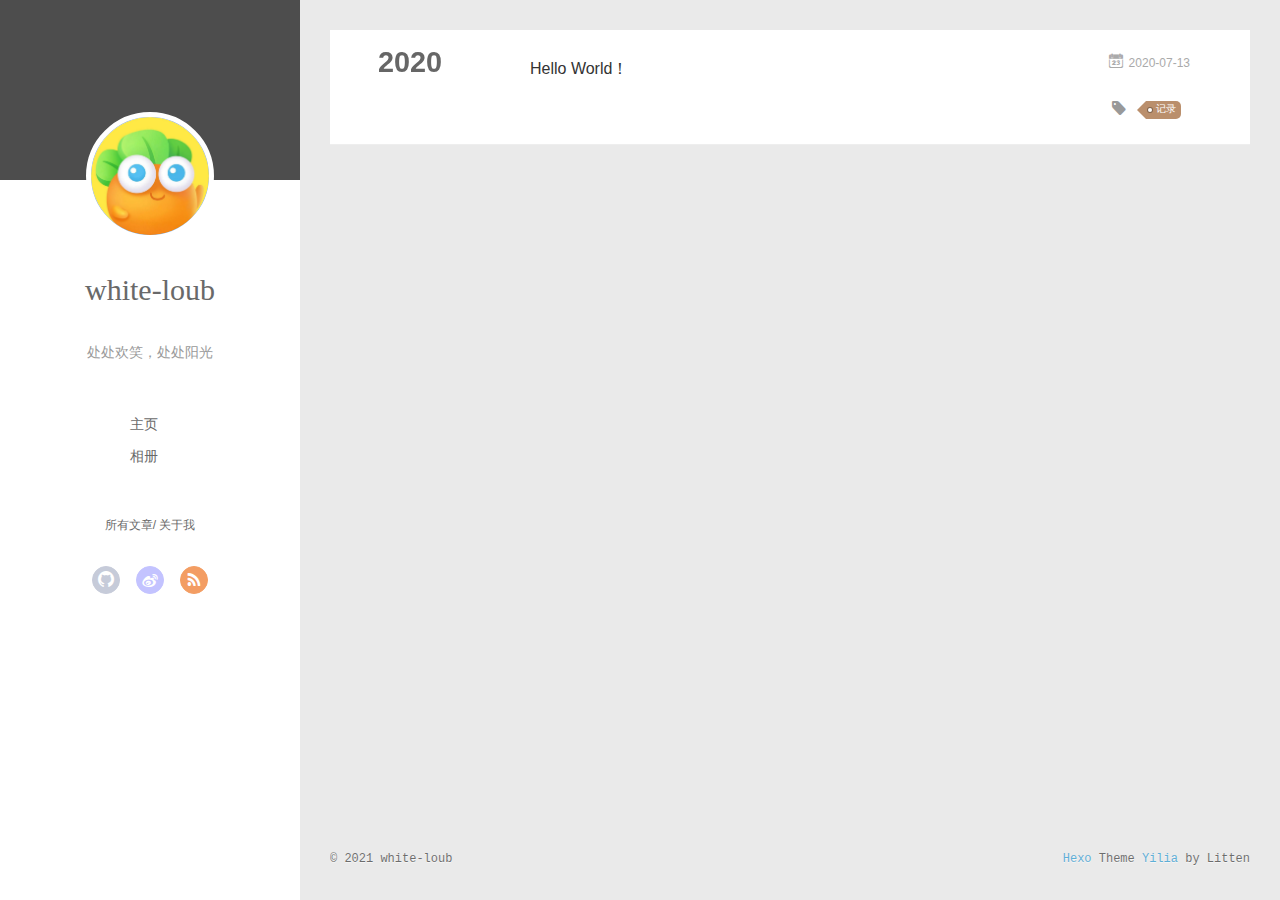
<file: archives/index.html>
<!DOCTYPE html>
<html>
<head>
  <meta charset="utf-8">
  
  <meta name="renderer" content="webkit">
  <meta http-equiv="X-UA-Compatible" content="IE=edge" >
  <link rel="dns-prefetch" href="https://white-loub.github.io">
  <title>Archives | white-loub的博客</title>
  <meta name="viewport" content="width=device-width, initial-scale=1, maximum-scale=1">
  <meta name="description" content="处处欢笑，处处阳光，未来可期，满怀期待！">
<meta property="og:type" content="website">
<meta property="og:title" content="white-loub的博客">
<meta property="og:url" content="https://white-loub.github.io/archives/index.html">
<meta property="og:site_name" content="white-loub的博客">
<meta property="og:description" content="处处欢笑，处处阳光，未来可期，满怀期待！">
<meta property="og:locale" content="en_US">
<meta property="article:author" content="white-loub">
<meta property="article:tag" content="计算机，人工智能，嵌入式，开发，学习，大学生">
<meta name="twitter:card" content="summary">
  
    <link rel="alternative" href="/atom.xml" title="white-loub的博客" type="application/atom+xml">
  
  
    <link rel="icon" href="/assets/img/favicon.png">
  
  <link rel="stylesheet" type="text/css" href="/./main.0cf68a.css">
  <style type="text/css">
  
    #container.show {
      background: linear-gradient(200deg,#a0cfe4,#e8c37e);
    }
  </style>
  

  
<script>
var _hmt = _hmt || [];
(function() {
	var hm = document.createElement("script");
	hm.src = "https://hm.baidu.com/hm.js?3c4d6f11db073aca02838e9a3420c150";
	var s = document.getElementsByTagName("script")[0]; 
	s.parentNode.insertBefore(hm, s);
})();
</script>


<meta name="generator" content="Hexo 4.2.1"></head>

<body>
  <div id="container" q-class="show:isCtnShow">
    <canvas id="anm-canvas" class="anm-canvas"></canvas>
    <div class="left-col" q-class="show:isShow">
      
<div class="overlay" style="background: #4d4d4d"></div>
<div class="intrude-less">
	<header id="header" class="inner">
		<a href="/" class="profilepic">
			<img src="/assets/img/loub.jpg" class="js-avatar">
		</a>
		<hgroup>
		  <h1 class="header-author"><a href="/">white-loub</a></h1>
		</hgroup>
		
		<p class="header-subtitle">处处欢笑，处处阳光</p>
		

		<nav class="header-menu">
			<ul>
			
				<li><a href="/">主页</a></li>
	        
				<li><a href="/photos">相册</a></li>
	        
			</ul>
		</nav>
		<nav class="header-smart-menu">
    		
    			
    			<a q-on="click: openSlider(e, 'innerArchive')" href="javascript:void(0)">所有文章</a>
    			
            
    			
            
    			
    			<a q-on="click: openSlider(e, 'aboutme')" href="javascript:void(0)">关于我</a>
    			
            
		</nav>
		<nav class="header-nav">
			<div class="social">
				
					<a class="github" target="_blank" href="https://github.com/white-loub" title="github"><i class="icon-github"></i></a>
		        
					<a class="weibo" target="_blank" href="https://weibo.com/u/2168322495" title="weibo"><i class="icon-weibo"></i></a>
		        
					<a class="rss" target="_blank" href="/atom.xml" title="rss"><i class="icon-rss"></i></a>
		        
			</div>
		</nav>
	</header>		
</div>

    </div>
    <div class="mid-col" q-class="show:isShow,hide:isShow|isFalse">
      
<nav id="mobile-nav">
  	<div class="overlay js-overlay" style="background: #4d4d4d"></div>
	<div class="btnctn js-mobile-btnctn">
  		<div class="slider-trigger list" q-on="click: openSlider(e)"><i class="icon icon-sort"></i></div>
	</div>
	<div class="intrude-less">
		<header id="header" class="inner">
			<div class="profilepic">
				<img src="/assets/img/loub.jpg" class="js-avatar">
			</div>
			<hgroup>
			  <h1 class="header-author js-header-author">white-loub</h1>
			</hgroup>
			
			<p class="header-subtitle"><i class="icon icon-quo-left"></i>处处欢笑，处处阳光<i class="icon icon-quo-right"></i></p>
			
			
			
				
			
				
			
			
			
			<nav class="header-nav">
				<div class="social">
					
						<a class="github" target="_blank" href="https://github.com/white-loub" title="github"><i class="icon-github"></i></a>
			        
						<a class="weibo" target="_blank" href="https://weibo.com/u/2168322495" title="weibo"><i class="icon-weibo"></i></a>
			        
						<a class="rss" target="_blank" href="/atom.xml" title="rss"><i class="icon-rss"></i></a>
			        
				</div>
			</nav>

			<nav class="header-menu js-header-menu">
				<ul style="width: 50%">
				
				
					<li style="width: 50%"><a href="/">主页</a></li>
		        
					<li style="width: 50%"><a href="/photos">相册</a></li>
		        
				</ul>
			</nav>
		</header>				
	</div>
	<div class="mobile-mask" style="display:none" q-show="isShow"></div>
</nav>

      <div id="wrapper" class="body-wrap">
        <div class="menu-l">
          <div class="canvas-wrap">
            <canvas data-colors="#eaeaea" data-sectionHeight="100" data-contentId="js-content" id="myCanvas1" class="anm-canvas"></canvas>
          </div>
          <div id="js-content" class="content-ll">
            
  
  
    
    
      
      
      <section class="archives-wrap">
        <div class="archive-year-wrap">
          <a href="/archives/2020" class="archive-year">2020</a>
        </div>
        <div class="archives">
    
    <article class="archive-article archive-type-post">
  <div class="archive-article-inner">
    <header class="archive-article-header">
      	<div class="article-meta">
	      	<a href="/2020/07/13/Hello%20World%EF%BC%81/" class="archive-article-date">
  	<time datetime="2020-07-13T14:06:00.000Z" itemprop="datePublished"><i class="icon-calendar icon"></i>2020-07-13</time>
</a>
        </div>
    	 
  
    <h1 itemprop="name">
      <a class="archive-article-title" href="/2020/07/13/Hello%20World%EF%BC%81/">Hello World！</a>
    </h1>
  

        <div class="article-info info-on-right">
          
	<div class="article-tag tagcloud">
		<i class="icon-price-tags icon"></i>
		<ul class="article-tag-list">
			 
        		<li class="article-tag-list-item">
        			<a href="javascript:void(0)" class="js-tag article-tag-list-link color3">记录</a>
        		</li>
      		
		</ul>
	</div>

          

        </div>
        <div class="clearfix"></div>
    </header>
  </div>
</article>
  
  
    </div></section>
  

    


          </div>
        </div>
      </div>
      <footer id="footer">
  <div class="outer">
    <div id="footer-info">
    	<div class="footer-left">
    		&copy; 2021 white-loub
    	</div>
      	<div class="footer-right">
      		<a href="http://hexo.io/" target="_blank">Hexo</a>  Theme <a href="https://github.com/litten/hexo-theme-yilia" target="_blank">Yilia</a> by Litten
      	</div>
    </div>
  </div>
</footer>
    </div>
    <script>
	var yiliaConfig = {
		mathjax: false,
		isHome: false,
		isPost: false,
		isArchive: true,
		isTag: false,
		isCategory: false,
		open_in_new: false,
		toc_hide_index: true,
		root: "/",
		innerArchive: true,
		showTags: false
	}
</script>

<script>!function(t){function n(e){if(r[e])return r[e].exports;var i=r[e]={exports:{},id:e,loaded:!1};return t[e].call(i.exports,i,i.exports,n),i.loaded=!0,i.exports}var r={};n.m=t,n.c=r,n.p="./",n(0)}([function(t,n,r){r(195),t.exports=r(191)},function(t,n,r){var e=r(3),i=r(52),o=r(27),u=r(28),c=r(53),f="prototype",a=function(t,n,r){var s,l,h,v,p=t&a.F,d=t&a.G,y=t&a.S,g=t&a.P,b=t&a.B,m=d?e:y?e[n]||(e[n]={}):(e[n]||{})[f],x=d?i:i[n]||(i[n]={}),w=x[f]||(x[f]={});d&&(r=n);for(s in r)l=!p&&m&&void 0!==m[s],h=(l?m:r)[s],v=b&&l?c(h,e):g&&"function"==typeof h?c(Function.call,h):h,m&&u(m,s,h,t&a.U),x[s]!=h&&o(x,s,v),g&&w[s]!=h&&(w[s]=h)};e.core=i,a.F=1,a.G=2,a.S=4,a.P=8,a.B=16,a.W=32,a.U=64,a.R=128,t.exports=a},function(t,n,r){var e=r(6);t.exports=function(t){if(!e(t))throw TypeError(t+" is not an object!");return t}},function(t,n){var r=t.exports="undefined"!=typeof window&&window.Math==Math?window:"undefined"!=typeof self&&self.Math==Math?self:Function("return this")();"number"==typeof __g&&(__g=r)},function(t,n){t.exports=function(t){try{return!!t()}catch(t){return!0}}},function(t,n){var r=t.exports="undefined"!=typeof window&&window.Math==Math?window:"undefined"!=typeof self&&self.Math==Math?self:Function("return this")();"number"==typeof __g&&(__g=r)},function(t,n){t.exports=function(t){return"object"==typeof t?null!==t:"function"==typeof t}},function(t,n,r){var e=r(126)("wks"),i=r(76),o=r(3).Symbol,u="function"==typeof o;(t.exports=function(t){return e[t]||(e[t]=u&&o[t]||(u?o:i)("Symbol."+t))}).store=e},function(t,n){var r={}.hasOwnProperty;t.exports=function(t,n){return r.call(t,n)}},function(t,n,r){var e=r(94),i=r(33);t.exports=function(t){return e(i(t))}},function(t,n,r){t.exports=!r(4)(function(){return 7!=Object.defineProperty({},"a",{get:function(){return 7}}).a})},function(t,n,r){var e=r(2),i=r(167),o=r(50),u=Object.defineProperty;n.f=r(10)?Object.defineProperty:function(t,n,r){if(e(t),n=o(n,!0),e(r),i)try{return u(t,n,r)}catch(t){}if("get"in r||"set"in r)throw TypeError("Accessors not supported!");return"value"in r&&(t[n]=r.value),t}},function(t,n,r){t.exports=!r(18)(function(){return 7!=Object.defineProperty({},"a",{get:function(){return 7}}).a})},function(t,n,r){var e=r(14),i=r(22);t.exports=r(12)?function(t,n,r){return e.f(t,n,i(1,r))}:function(t,n,r){return t[n]=r,t}},function(t,n,r){var e=r(20),i=r(58),o=r(42),u=Object.defineProperty;n.f=r(12)?Object.defineProperty:function(t,n,r){if(e(t),n=o(n,!0),e(r),i)try{return u(t,n,r)}catch(t){}if("get"in r||"set"in r)throw TypeError("Accessors not supported!");return"value"in r&&(t[n]=r.value),t}},function(t,n,r){var e=r(40)("wks"),i=r(23),o=r(5).Symbol,u="function"==typeof o;(t.exports=function(t){return e[t]||(e[t]=u&&o[t]||(u?o:i)("Symbol."+t))}).store=e},function(t,n,r){var e=r(67),i=Math.min;t.exports=function(t){return t>0?i(e(t),9007199254740991):0}},function(t,n,r){var e=r(46);t.exports=function(t){return Object(e(t))}},function(t,n){t.exports=function(t){try{return!!t()}catch(t){return!0}}},function(t,n,r){var e=r(63),i=r(34);t.exports=Object.keys||function(t){return e(t,i)}},function(t,n,r){var e=r(21);t.exports=function(t){if(!e(t))throw TypeError(t+" is not an object!");return t}},function(t,n){t.exports=function(t){return"object"==typeof t?null!==t:"function"==typeof t}},function(t,n){t.exports=function(t,n){return{enumerable:!(1&t),configurable:!(2&t),writable:!(4&t),value:n}}},function(t,n){var r=0,e=Math.random();t.exports=function(t){return"Symbol(".concat(void 0===t?"":t,")_",(++r+e).toString(36))}},function(t,n){var r={}.hasOwnProperty;t.exports=function(t,n){return r.call(t,n)}},function(t,n){var r=t.exports={version:"2.4.0"};"number"==typeof __e&&(__e=r)},function(t,n){t.exports=function(t){if("function"!=typeof t)throw TypeError(t+" is not a function!");return t}},function(t,n,r){var e=r(11),i=r(66);t.exports=r(10)?function(t,n,r){return e.f(t,n,i(1,r))}:function(t,n,r){return t[n]=r,t}},function(t,n,r){var e=r(3),i=r(27),o=r(24),u=r(76)("src"),c="toString",f=Function[c],a=(""+f).split(c);r(52).inspectSource=function(t){return f.call(t)},(t.exports=function(t,n,r,c){var f="function"==typeof r;f&&(o(r,"name")||i(r,"name",n)),t[n]!==r&&(f&&(o(r,u)||i(r,u,t[n]?""+t[n]:a.join(String(n)))),t===e?t[n]=r:c?t[n]?t[n]=r:i(t,n,r):(delete t[n],i(t,n,r)))})(Function.prototype,c,function(){return"function"==typeof this&&this[u]||f.call(this)})},function(t,n,r){var e=r(1),i=r(4),o=r(46),u=function(t,n,r,e){var i=String(o(t)),u="<"+n;return""!==r&&(u+=" "+r+'="'+String(e).replace(/"/g,"&quot;")+'"'),u+">"+i+"</"+n+">"};t.exports=function(t,n){var r={};r[t]=n(u),e(e.P+e.F*i(function(){var n=""[t]('"');return n!==n.toLowerCase()||n.split('"').length>3}),"String",r)}},function(t,n,r){var e=r(115),i=r(46);t.exports=function(t){return e(i(t))}},function(t,n,r){var e=r(116),i=r(66),o=r(30),u=r(50),c=r(24),f=r(167),a=Object.getOwnPropertyDescriptor;n.f=r(10)?a:function(t,n){if(t=o(t),n=u(n,!0),f)try{return a(t,n)}catch(t){}if(c(t,n))return i(!e.f.call(t,n),t[n])}},function(t,n,r){var e=r(24),i=r(17),o=r(145)("IE_PROTO"),u=Object.prototype;t.exports=Object.getPrototypeOf||function(t){return t=i(t),e(t,o)?t[o]:"function"==typeof t.constructor&&t instanceof t.constructor?t.constructor.prototype:t instanceof Object?u:null}},function(t,n){t.exports=function(t){if(void 0==t)throw TypeError("Can't call method on  "+t);return t}},function(t,n){t.exports="constructor,hasOwnProperty,isPrototypeOf,propertyIsEnumerable,toLocaleString,toString,valueOf".split(",")},function(t,n){t.exports={}},function(t,n){t.exports=!0},function(t,n){n.f={}.propertyIsEnumerable},function(t,n,r){var e=r(14).f,i=r(8),o=r(15)("toStringTag");t.exports=function(t,n,r){t&&!i(t=r?t:t.prototype,o)&&e(t,o,{configurable:!0,value:n})}},function(t,n,r){var e=r(40)("keys"),i=r(23);t.exports=function(t){return e[t]||(e[t]=i(t))}},function(t,n,r){var e=r(5),i="__core-js_shared__",o=e[i]||(e[i]={});t.exports=function(t){return o[t]||(o[t]={})}},function(t,n){var r=Math.ceil,e=Math.floor;t.exports=function(t){return isNaN(t=+t)?0:(t>0?e:r)(t)}},function(t,n,r){var e=r(21);t.exports=function(t,n){if(!e(t))return t;var r,i;if(n&&"function"==typeof(r=t.toString)&&!e(i=r.call(t)))return i;if("function"==typeof(r=t.valueOf)&&!e(i=r.call(t)))return i;if(!n&&"function"==typeof(r=t.toString)&&!e(i=r.call(t)))return i;throw TypeError("Can't convert object to primitive value")}},function(t,n,r){var e=r(5),i=r(25),o=r(36),u=r(44),c=r(14).f;t.exports=function(t){var n=i.Symbol||(i.Symbol=o?{}:e.Symbol||{});"_"==t.charAt(0)||t in n||c(n,t,{value:u.f(t)})}},function(t,n,r){n.f=r(15)},function(t,n){var r={}.toString;t.exports=function(t){return r.call(t).slice(8,-1)}},function(t,n){t.exports=function(t){if(void 0==t)throw TypeError("Can't call method on  "+t);return t}},function(t,n,r){var e=r(4);t.exports=function(t,n){return!!t&&e(function(){n?t.call(null,function(){},1):t.call(null)})}},function(t,n,r){var e=r(53),i=r(115),o=r(17),u=r(16),c=r(203);t.exports=function(t,n){var r=1==t,f=2==t,a=3==t,s=4==t,l=6==t,h=5==t||l,v=n||c;return function(n,c,p){for(var d,y,g=o(n),b=i(g),m=e(c,p,3),x=u(b.length),w=0,S=r?v(n,x):f?v(n,0):void 0;x>w;w++)if((h||w in b)&&(d=b[w],y=m(d,w,g),t))if(r)S[w]=y;else if(y)switch(t){case 3:return!0;case 5:return d;case 6:return w;case 2:S.push(d)}else if(s)return!1;return l?-1:a||s?s:S}}},function(t,n,r){var e=r(1),i=r(52),o=r(4);t.exports=function(t,n){var r=(i.Object||{})[t]||Object[t],u={};u[t]=n(r),e(e.S+e.F*o(function(){r(1)}),"Object",u)}},function(t,n,r){var e=r(6);t.exports=function(t,n){if(!e(t))return t;var r,i;if(n&&"function"==typeof(r=t.toString)&&!e(i=r.call(t)))return i;if("function"==typeof(r=t.valueOf)&&!e(i=r.call(t)))return i;if(!n&&"function"==typeof(r=t.toString)&&!e(i=r.call(t)))return i;throw TypeError("Can't convert object to primitive value")}},function(t,n,r){var e=r(5),i=r(25),o=r(91),u=r(13),c="prototype",f=function(t,n,r){var a,s,l,h=t&f.F,v=t&f.G,p=t&f.S,d=t&f.P,y=t&f.B,g=t&f.W,b=v?i:i[n]||(i[n]={}),m=b[c],x=v?e:p?e[n]:(e[n]||{})[c];v&&(r=n);for(a in r)(s=!h&&x&&void 0!==x[a])&&a in b||(l=s?x[a]:r[a],b[a]=v&&"function"!=typeof x[a]?r[a]:y&&s?o(l,e):g&&x[a]==l?function(t){var n=function(n,r,e){if(this instanceof t){switch(arguments.length){case 0:return new t;case 1:return new t(n);case 2:return new t(n,r)}return new t(n,r,e)}return t.apply(this,arguments)};return n[c]=t[c],n}(l):d&&"function"==typeof l?o(Function.call,l):l,d&&((b.virtual||(b.virtual={}))[a]=l,t&f.R&&m&&!m[a]&&u(m,a,l)))};f.F=1,f.G=2,f.S=4,f.P=8,f.B=16,f.W=32,f.U=64,f.R=128,t.exports=f},function(t,n){var r=t.exports={version:"2.4.0"};"number"==typeof __e&&(__e=r)},function(t,n,r){var e=r(26);t.exports=function(t,n,r){if(e(t),void 0===n)return t;switch(r){case 1:return function(r){return t.call(n,r)};case 2:return function(r,e){return t.call(n,r,e)};case 3:return function(r,e,i){return t.call(n,r,e,i)}}return function(){return t.apply(n,arguments)}}},function(t,n,r){var e=r(183),i=r(1),o=r(126)("metadata"),u=o.store||(o.store=new(r(186))),c=function(t,n,r){var i=u.get(t);if(!i){if(!r)return;u.set(t,i=new e)}var o=i.get(n);if(!o){if(!r)return;i.set(n,o=new e)}return o},f=function(t,n,r){var e=c(n,r,!1);return void 0!==e&&e.has(t)},a=function(t,n,r){var e=c(n,r,!1);return void 0===e?void 0:e.get(t)},s=function(t,n,r,e){c(r,e,!0).set(t,n)},l=function(t,n){var r=c(t,n,!1),e=[];return r&&r.forEach(function(t,n){e.push(n)}),e},h=function(t){return void 0===t||"symbol"==typeof t?t:String(t)},v=function(t){i(i.S,"Reflect",t)};t.exports={store:u,map:c,has:f,get:a,set:s,keys:l,key:h,exp:v}},function(t,n,r){"use strict";if(r(10)){var e=r(69),i=r(3),o=r(4),u=r(1),c=r(127),f=r(152),a=r(53),s=r(68),l=r(66),h=r(27),v=r(73),p=r(67),d=r(16),y=r(75),g=r(50),b=r(24),m=r(180),x=r(114),w=r(6),S=r(17),_=r(137),O=r(70),E=r(32),P=r(71).f,j=r(154),F=r(76),M=r(7),A=r(48),N=r(117),T=r(146),I=r(155),k=r(80),L=r(123),R=r(74),C=r(130),D=r(160),U=r(11),W=r(31),G=U.f,B=W.f,V=i.RangeError,z=i.TypeError,q=i.Uint8Array,K="ArrayBuffer",J="Shared"+K,Y="BYTES_PER_ELEMENT",H="prototype",$=Array[H],X=f.ArrayBuffer,Q=f.DataView,Z=A(0),tt=A(2),nt=A(3),rt=A(4),et=A(5),it=A(6),ot=N(!0),ut=N(!1),ct=I.values,ft=I.keys,at=I.entries,st=$.lastIndexOf,lt=$.reduce,ht=$.reduceRight,vt=$.join,pt=$.sort,dt=$.slice,yt=$.toString,gt=$.toLocaleString,bt=M("iterator"),mt=M("toStringTag"),xt=F("typed_constructor"),wt=F("def_constructor"),St=c.CONSTR,_t=c.TYPED,Ot=c.VIEW,Et="Wrong length!",Pt=A(1,function(t,n){return Tt(T(t,t[wt]),n)}),jt=o(function(){return 1===new q(new Uint16Array([1]).buffer)[0]}),Ft=!!q&&!!q[H].set&&o(function(){new q(1).set({})}),Mt=function(t,n){if(void 0===t)throw z(Et);var r=+t,e=d(t);if(n&&!m(r,e))throw V(Et);return e},At=function(t,n){var r=p(t);if(r<0||r%n)throw V("Wrong offset!");return r},Nt=function(t){if(w(t)&&_t in t)return t;throw z(t+" is not a typed array!")},Tt=function(t,n){if(!(w(t)&&xt in t))throw z("It is not a typed array constructor!");return new t(n)},It=function(t,n){return kt(T(t,t[wt]),n)},kt=function(t,n){for(var r=0,e=n.length,i=Tt(t,e);e>r;)i[r]=n[r++];return i},Lt=function(t,n,r){G(t,n,{get:function(){return this._d[r]}})},Rt=function(t){var n,r,e,i,o,u,c=S(t),f=arguments.length,s=f>1?arguments[1]:void 0,l=void 0!==s,h=j(c);if(void 0!=h&&!_(h)){for(u=h.call(c),e=[],n=0;!(o=u.next()).done;n++)e.push(o.value);c=e}for(l&&f>2&&(s=a(s,arguments[2],2)),n=0,r=d(c.length),i=Tt(this,r);r>n;n++)i[n]=l?s(c[n],n):c[n];return i},Ct=function(){for(var t=0,n=arguments.length,r=Tt(this,n);n>t;)r[t]=arguments[t++];return r},Dt=!!q&&o(function(){gt.call(new q(1))}),Ut=function(){return gt.apply(Dt?dt.call(Nt(this)):Nt(this),arguments)},Wt={copyWithin:function(t,n){return D.call(Nt(this),t,n,arguments.length>2?arguments[2]:void 0)},every:function(t){return rt(Nt(this),t,arguments.length>1?arguments[1]:void 0)},fill:function(t){return C.apply(Nt(this),arguments)},filter:function(t){return It(this,tt(Nt(this),t,arguments.length>1?arguments[1]:void 0))},find:function(t){return et(Nt(this),t,arguments.length>1?arguments[1]:void 0)},findIndex:function(t){return it(Nt(this),t,arguments.length>1?arguments[1]:void 0)},forEach:function(t){Z(Nt(this),t,arguments.length>1?arguments[1]:void 0)},indexOf:function(t){return ut(Nt(this),t,arguments.length>1?arguments[1]:void 0)},includes:function(t){return ot(Nt(this),t,arguments.length>1?arguments[1]:void 0)},join:function(t){return vt.apply(Nt(this),arguments)},lastIndexOf:function(t){return st.apply(Nt(this),arguments)},map:function(t){return Pt(Nt(this),t,arguments.length>1?arguments[1]:void 0)},reduce:function(t){return lt.apply(Nt(this),arguments)},reduceRight:function(t){return ht.apply(Nt(this),arguments)},reverse:function(){for(var t,n=this,r=Nt(n).length,e=Math.floor(r/2),i=0;i<e;)t=n[i],n[i++]=n[--r],n[r]=t;return n},some:function(t){return nt(Nt(this),t,arguments.length>1?arguments[1]:void 0)},sort:function(t){return pt.call(Nt(this),t)},subarray:function(t,n){var r=Nt(this),e=r.length,i=y(t,e);return new(T(r,r[wt]))(r.buffer,r.byteOffset+i*r.BYTES_PER_ELEMENT,d((void 0===n?e:y(n,e))-i))}},Gt=function(t,n){return It(this,dt.call(Nt(this),t,n))},Bt=function(t){Nt(this);var n=At(arguments[1],1),r=this.length,e=S(t),i=d(e.length),o=0;if(i+n>r)throw V(Et);for(;o<i;)this[n+o]=e[o++]},Vt={entries:function(){return at.call(Nt(this))},keys:function(){return ft.call(Nt(this))},values:function(){return ct.call(Nt(this))}},zt=function(t,n){return w(t)&&t[_t]&&"symbol"!=typeof n&&n in t&&String(+n)==String(n)},qt=function(t,n){return zt(t,n=g(n,!0))?l(2,t[n]):B(t,n)},Kt=function(t,n,r){return!(zt(t,n=g(n,!0))&&w(r)&&b(r,"value"))||b(r,"get")||b(r,"set")||r.configurable||b(r,"writable")&&!r.writable||b(r,"enumerable")&&!r.enumerable?G(t,n,r):(t[n]=r.value,t)};St||(W.f=qt,U.f=Kt),u(u.S+u.F*!St,"Object",{getOwnPropertyDescriptor:qt,defineProperty:Kt}),o(function(){yt.call({})})&&(yt=gt=function(){return vt.call(this)});var Jt=v({},Wt);v(Jt,Vt),h(Jt,bt,Vt.values),v(Jt,{slice:Gt,set:Bt,constructor:function(){},toString:yt,toLocaleString:Ut}),Lt(Jt,"buffer","b"),Lt(Jt,"byteOffset","o"),Lt(Jt,"byteLength","l"),Lt(Jt,"length","e"),G(Jt,mt,{get:function(){return this[_t]}}),t.exports=function(t,n,r,f){f=!!f;var a=t+(f?"Clamped":"")+"Array",l="Uint8Array"!=a,v="get"+t,p="set"+t,y=i[a],g=y||{},b=y&&E(y),m=!y||!c.ABV,S={},_=y&&y[H],j=function(t,r){var e=t._d;return e.v[v](r*n+e.o,jt)},F=function(t,r,e){var i=t._d;f&&(e=(e=Math.round(e))<0?0:e>255?255:255&e),i.v[p](r*n+i.o,e,jt)},M=function(t,n){G(t,n,{get:function(){return j(this,n)},set:function(t){return F(this,n,t)},enumerable:!0})};m?(y=r(function(t,r,e,i){s(t,y,a,"_d");var o,u,c,f,l=0,v=0;if(w(r)){if(!(r instanceof X||(f=x(r))==K||f==J))return _t in r?kt(y,r):Rt.call(y,r);o=r,v=At(e,n);var p=r.byteLength;if(void 0===i){if(p%n)throw V(Et);if((u=p-v)<0)throw V(Et)}else if((u=d(i)*n)+v>p)throw V(Et);c=u/n}else c=Mt(r,!0),u=c*n,o=new X(u);for(h(t,"_d",{b:o,o:v,l:u,e:c,v:new Q(o)});l<c;)M(t,l++)}),_=y[H]=O(Jt),h(_,"constructor",y)):L(function(t){new y(null),new y(t)},!0)||(y=r(function(t,r,e,i){s(t,y,a);var o;return w(r)?r instanceof X||(o=x(r))==K||o==J?void 0!==i?new g(r,At(e,n),i):void 0!==e?new g(r,At(e,n)):new g(r):_t in r?kt(y,r):Rt.call(y,r):new g(Mt(r,l))}),Z(b!==Function.prototype?P(g).concat(P(b)):P(g),function(t){t in y||h(y,t,g[t])}),y[H]=_,e||(_.constructor=y));var A=_[bt],N=!!A&&("values"==A.name||void 0==A.name),T=Vt.values;h(y,xt,!0),h(_,_t,a),h(_,Ot,!0),h(_,wt,y),(f?new y(1)[mt]==a:mt in _)||G(_,mt,{get:function(){return a}}),S[a]=y,u(u.G+u.W+u.F*(y!=g),S),u(u.S,a,{BYTES_PER_ELEMENT:n,from:Rt,of:Ct}),Y in _||h(_,Y,n),u(u.P,a,Wt),R(a),u(u.P+u.F*Ft,a,{set:Bt}),u(u.P+u.F*!N,a,Vt),u(u.P+u.F*(_.toString!=yt),a,{toString:yt}),u(u.P+u.F*o(function(){new y(1).slice()}),a,{slice:Gt}),u(u.P+u.F*(o(function(){return[1,2].toLocaleString()!=new y([1,2]).toLocaleString()})||!o(function(){_.toLocaleString.call([1,2])})),a,{toLocaleString:Ut}),k[a]=N?A:T,e||N||h(_,bt,T)}}else t.exports=function(){}},function(t,n){var r={}.toString;t.exports=function(t){return r.call(t).slice(8,-1)}},function(t,n,r){var e=r(21),i=r(5).document,o=e(i)&&e(i.createElement);t.exports=function(t){return o?i.createElement(t):{}}},function(t,n,r){t.exports=!r(12)&&!r(18)(function(){return 7!=Object.defineProperty(r(57)("div"),"a",{get:function(){return 7}}).a})},function(t,n,r){"use strict";var e=r(36),i=r(51),o=r(64),u=r(13),c=r(8),f=r(35),a=r(96),s=r(38),l=r(103),h=r(15)("iterator"),v=!([].keys&&"next"in[].keys()),p="keys",d="values",y=function(){return this};t.exports=function(t,n,r,g,b,m,x){a(r,n,g);var w,S,_,O=function(t){if(!v&&t in F)return F[t];switch(t){case p:case d:return function(){return new r(this,t)}}return function(){return new r(this,t)}},E=n+" Iterator",P=b==d,j=!1,F=t.prototype,M=F[h]||F["@@iterator"]||b&&F[b],A=M||O(b),N=b?P?O("entries"):A:void 0,T="Array"==n?F.entries||M:M;if(T&&(_=l(T.call(new t)))!==Object.prototype&&(s(_,E,!0),e||c(_,h)||u(_,h,y)),P&&M&&M.name!==d&&(j=!0,A=function(){return M.call(this)}),e&&!x||!v&&!j&&F[h]||u(F,h,A),f[n]=A,f[E]=y,b)if(w={values:P?A:O(d),keys:m?A:O(p),entries:N},x)for(S in w)S in F||o(F,S,w[S]);else i(i.P+i.F*(v||j),n,w);return w}},function(t,n,r){var e=r(20),i=r(100),o=r(34),u=r(39)("IE_PROTO"),c=function(){},f="prototype",a=function(){var t,n=r(57)("iframe"),e=o.length;for(n.style.display="none",r(93).appendChild(n),n.src="javascript:",t=n.contentWindow.document,t.open(),t.write("<script>document.F=Object<\/script>"),t.close(),a=t.F;e--;)delete a[f][o[e]];return a()};t.exports=Object.create||function(t,n){var r;return null!==t?(c[f]=e(t),r=new c,c[f]=null,r[u]=t):r=a(),void 0===n?r:i(r,n)}},function(t,n,r){var e=r(63),i=r(34).concat("length","prototype");n.f=Object.getOwnPropertyNames||function(t){return e(t,i)}},function(t,n){n.f=Object.getOwnPropertySymbols},function(t,n,r){var e=r(8),i=r(9),o=r(90)(!1),u=r(39)("IE_PROTO");t.exports=function(t,n){var r,c=i(t),f=0,a=[];for(r in c)r!=u&&e(c,r)&&a.push(r);for(;n.length>f;)e(c,r=n[f++])&&(~o(a,r)||a.push(r));return a}},function(t,n,r){t.exports=r(13)},function(t,n,r){var e=r(76)("meta"),i=r(6),o=r(24),u=r(11).f,c=0,f=Object.isExtensible||function(){return!0},a=!r(4)(function(){return f(Object.preventExtensions({}))}),s=function(t){u(t,e,{value:{i:"O"+ ++c,w:{}}})},l=function(t,n){if(!i(t))return"symbol"==typeof t?t:("string"==typeof t?"S":"P")+t;if(!o(t,e)){if(!f(t))return"F";if(!n)return"E";s(t)}return t[e].i},h=function(t,n){if(!o(t,e)){if(!f(t))return!0;if(!n)return!1;s(t)}return t[e].w},v=function(t){return a&&p.NEED&&f(t)&&!o(t,e)&&s(t),t},p=t.exports={KEY:e,NEED:!1,fastKey:l,getWeak:h,onFreeze:v}},function(t,n){t.exports=function(t,n){return{enumerable:!(1&t),configurable:!(2&t),writable:!(4&t),value:n}}},function(t,n){var r=Math.ceil,e=Math.floor;t.exports=function(t){return isNaN(t=+t)?0:(t>0?e:r)(t)}},function(t,n){t.exports=function(t,n,r,e){if(!(t instanceof n)||void 0!==e&&e in t)throw TypeError(r+": incorrect invocation!");return t}},function(t,n){t.exports=!1},function(t,n,r){var e=r(2),i=r(173),o=r(133),u=r(145)("IE_PROTO"),c=function(){},f="prototype",a=function(){var t,n=r(132)("iframe"),e=o.length;for(n.style.display="none",r(135).appendChild(n),n.src="javascript:",t=n.contentWindow.document,t.open(),t.write("<script>document.F=Object<\/script>"),t.close(),a=t.F;e--;)delete a[f][o[e]];return a()};t.exports=Object.create||function(t,n){var r;return null!==t?(c[f]=e(t),r=new c,c[f]=null,r[u]=t):r=a(),void 0===n?r:i(r,n)}},function(t,n,r){var e=r(175),i=r(133).concat("length","prototype");n.f=Object.getOwnPropertyNames||function(t){return e(t,i)}},function(t,n,r){var e=r(175),i=r(133);t.exports=Object.keys||function(t){return e(t,i)}},function(t,n,r){var e=r(28);t.exports=function(t,n,r){for(var i in n)e(t,i,n[i],r);return t}},function(t,n,r){"use strict";var e=r(3),i=r(11),o=r(10),u=r(7)("species");t.exports=function(t){var n=e[t];o&&n&&!n[u]&&i.f(n,u,{configurable:!0,get:function(){return this}})}},function(t,n,r){var e=r(67),i=Math.max,o=Math.min;t.exports=function(t,n){return t=e(t),t<0?i(t+n,0):o(t,n)}},function(t,n){var r=0,e=Math.random();t.exports=function(t){return"Symbol(".concat(void 0===t?"":t,")_",(++r+e).toString(36))}},function(t,n,r){var e=r(33);t.exports=function(t){return Object(e(t))}},function(t,n,r){var e=r(7)("unscopables"),i=Array.prototype;void 0==i[e]&&r(27)(i,e,{}),t.exports=function(t){i[e][t]=!0}},function(t,n,r){var e=r(53),i=r(169),o=r(137),u=r(2),c=r(16),f=r(154),a={},s={},n=t.exports=function(t,n,r,l,h){var v,p,d,y,g=h?function(){return t}:f(t),b=e(r,l,n?2:1),m=0;if("function"!=typeof g)throw TypeError(t+" is not iterable!");if(o(g)){for(v=c(t.length);v>m;m++)if((y=n?b(u(p=t[m])[0],p[1]):b(t[m]))===a||y===s)return y}else for(d=g.call(t);!(p=d.next()).done;)if((y=i(d,b,p.value,n))===a||y===s)return y};n.BREAK=a,n.RETURN=s},function(t,n){t.exports={}},function(t,n,r){var e=r(11).f,i=r(24),o=r(7)("toStringTag");t.exports=function(t,n,r){t&&!i(t=r?t:t.prototype,o)&&e(t,o,{configurable:!0,value:n})}},function(t,n,r){var e=r(1),i=r(46),o=r(4),u=r(150),c="["+u+"]",f="​",a=RegExp("^"+c+c+"*"),s=RegExp(c+c+"*$"),l=function(t,n,r){var i={},c=o(function(){return!!u[t]()||f[t]()!=f}),a=i[t]=c?n(h):u[t];r&&(i[r]=a),e(e.P+e.F*c,"String",i)},h=l.trim=function(t,n){return t=String(i(t)),1&n&&(t=t.replace(a,"")),2&n&&(t=t.replace(s,"")),t};t.exports=l},function(t,n,r){t.exports={default:r(86),__esModule:!0}},function(t,n,r){t.exports={default:r(87),__esModule:!0}},function(t,n,r){"use strict";function e(t){return t&&t.__esModule?t:{default:t}}n.__esModule=!0;var i=r(84),o=e(i),u=r(83),c=e(u),f="function"==typeof c.default&&"symbol"==typeof o.default?function(t){return typeof t}:function(t){return t&&"function"==typeof c.default&&t.constructor===c.default&&t!==c.default.prototype?"symbol":typeof t};n.default="function"==typeof c.default&&"symbol"===f(o.default)?function(t){return void 0===t?"undefined":f(t)}:function(t){return t&&"function"==typeof c.default&&t.constructor===c.default&&t!==c.default.prototype?"symbol":void 0===t?"undefined":f(t)}},function(t,n,r){r(110),r(108),r(111),r(112),t.exports=r(25).Symbol},function(t,n,r){r(109),r(113),t.exports=r(44).f("iterator")},function(t,n){t.exports=function(t){if("function"!=typeof t)throw TypeError(t+" is not a function!");return t}},function(t,n){t.exports=function(){}},function(t,n,r){var e=r(9),i=r(106),o=r(105);t.exports=function(t){return function(n,r,u){var c,f=e(n),a=i(f.length),s=o(u,a);if(t&&r!=r){for(;a>s;)if((c=f[s++])!=c)return!0}else for(;a>s;s++)if((t||s in f)&&f[s]===r)return t||s||0;return!t&&-1}}},function(t,n,r){var e=r(88);t.exports=function(t,n,r){if(e(t),void 0===n)return t;switch(r){case 1:return function(r){return t.call(n,r)};case 2:return function(r,e){return t.call(n,r,e)};case 3:return function(r,e,i){return t.call(n,r,e,i)}}return function(){return t.apply(n,arguments)}}},function(t,n,r){var e=r(19),i=r(62),o=r(37);t.exports=function(t){var n=e(t),r=i.f;if(r)for(var u,c=r(t),f=o.f,a=0;c.length>a;)f.call(t,u=c[a++])&&n.push(u);return n}},function(t,n,r){t.exports=r(5).document&&document.documentElement},function(t,n,r){var e=r(56);t.exports=Object("z").propertyIsEnumerable(0)?Object:function(t){return"String"==e(t)?t.split(""):Object(t)}},function(t,n,r){var e=r(56);t.exports=Array.isArray||function(t){return"Array"==e(t)}},function(t,n,r){"use strict";var e=r(60),i=r(22),o=r(38),u={};r(13)(u,r(15)("iterator"),function(){return this}),t.exports=function(t,n,r){t.prototype=e(u,{next:i(1,r)}),o(t,n+" Iterator")}},function(t,n){t.exports=function(t,n){return{value:n,done:!!t}}},function(t,n,r){var e=r(19),i=r(9);t.exports=function(t,n){for(var r,o=i(t),u=e(o),c=u.length,f=0;c>f;)if(o[r=u[f++]]===n)return r}},function(t,n,r){var e=r(23)("meta"),i=r(21),o=r(8),u=r(14).f,c=0,f=Object.isExtensible||function(){return!0},a=!r(18)(function(){return f(Object.preventExtensions({}))}),s=function(t){u(t,e,{value:{i:"O"+ ++c,w:{}}})},l=function(t,n){if(!i(t))return"symbol"==typeof t?t:("string"==typeof t?"S":"P")+t;if(!o(t,e)){if(!f(t))return"F";if(!n)return"E";s(t)}return t[e].i},h=function(t,n){if(!o(t,e)){if(!f(t))return!0;if(!n)return!1;s(t)}return t[e].w},v=function(t){return a&&p.NEED&&f(t)&&!o(t,e)&&s(t),t},p=t.exports={KEY:e,NEED:!1,fastKey:l,getWeak:h,onFreeze:v}},function(t,n,r){var e=r(14),i=r(20),o=r(19);t.exports=r(12)?Object.defineProperties:function(t,n){i(t);for(var r,u=o(n),c=u.length,f=0;c>f;)e.f(t,r=u[f++],n[r]);return t}},function(t,n,r){var e=r(37),i=r(22),o=r(9),u=r(42),c=r(8),f=r(58),a=Object.getOwnPropertyDescriptor;n.f=r(12)?a:function(t,n){if(t=o(t),n=u(n,!0),f)try{return a(t,n)}catch(t){}if(c(t,n))return i(!e.f.call(t,n),t[n])}},function(t,n,r){var e=r(9),i=r(61).f,o={}.toString,u="object"==typeof window&&window&&Object.getOwnPropertyNames?Object.getOwnPropertyNames(window):[],c=function(t){try{return i(t)}catch(t){return u.slice()}};t.exports.f=function(t){return u&&"[object Window]"==o.call(t)?c(t):i(e(t))}},function(t,n,r){var e=r(8),i=r(77),o=r(39)("IE_PROTO"),u=Object.prototype;t.exports=Object.getPrototypeOf||function(t){return t=i(t),e(t,o)?t[o]:"function"==typeof t.constructor&&t instanceof t.constructor?t.constructor.prototype:t instanceof Object?u:null}},function(t,n,r){var e=r(41),i=r(33);t.exports=function(t){return function(n,r){var o,u,c=String(i(n)),f=e(r),a=c.length;return f<0||f>=a?t?"":void 0:(o=c.charCodeAt(f),o<55296||o>56319||f+1===a||(u=c.charCodeAt(f+1))<56320||u>57343?t?c.charAt(f):o:t?c.slice(f,f+2):u-56320+(o-55296<<10)+65536)}}},function(t,n,r){var e=r(41),i=Math.max,o=Math.min;t.exports=function(t,n){return t=e(t),t<0?i(t+n,0):o(t,n)}},function(t,n,r){var e=r(41),i=Math.min;t.exports=function(t){return t>0?i(e(t),9007199254740991):0}},function(t,n,r){"use strict";var e=r(89),i=r(97),o=r(35),u=r(9);t.exports=r(59)(Array,"Array",function(t,n){this._t=u(t),this._i=0,this._k=n},function(){var t=this._t,n=this._k,r=this._i++;return!t||r>=t.length?(this._t=void 0,i(1)):"keys"==n?i(0,r):"values"==n?i(0,t[r]):i(0,[r,t[r]])},"values"),o.Arguments=o.Array,e("keys"),e("values"),e("entries")},function(t,n){},function(t,n,r){"use strict";var e=r(104)(!0);r(59)(String,"String",function(t){this._t=String(t),this._i=0},function(){var t,n=this._t,r=this._i;return r>=n.length?{value:void 0,done:!0}:(t=e(n,r),this._i+=t.length,{value:t,done:!1})})},function(t,n,r){"use strict";var e=r(5),i=r(8),o=r(12),u=r(51),c=r(64),f=r(99).KEY,a=r(18),s=r(40),l=r(38),h=r(23),v=r(15),p=r(44),d=r(43),y=r(98),g=r(92),b=r(95),m=r(20),x=r(9),w=r(42),S=r(22),_=r(60),O=r(102),E=r(101),P=r(14),j=r(19),F=E.f,M=P.f,A=O.f,N=e.Symbol,T=e.JSON,I=T&&T.stringify,k="prototype",L=v("_hidden"),R=v("toPrimitive"),C={}.propertyIsEnumerable,D=s("symbol-registry"),U=s("symbols"),W=s("op-symbols"),G=Object[k],B="function"==typeof N,V=e.QObject,z=!V||!V[k]||!V[k].findChild,q=o&&a(function(){return 7!=_(M({},"a",{get:function(){return M(this,"a",{value:7}).a}})).a})?function(t,n,r){var e=F(G,n);e&&delete G[n],M(t,n,r),e&&t!==G&&M(G,n,e)}:M,K=function(t){var n=U[t]=_(N[k]);return n._k=t,n},J=B&&"symbol"==typeof N.iterator?function(t){return"symbol"==typeof t}:function(t){return t instanceof N},Y=function(t,n,r){return t===G&&Y(W,n,r),m(t),n=w(n,!0),m(r),i(U,n)?(r.enumerable?(i(t,L)&&t[L][n]&&(t[L][n]=!1),r=_(r,{enumerable:S(0,!1)})):(i(t,L)||M(t,L,S(1,{})),t[L][n]=!0),q(t,n,r)):M(t,n,r)},H=function(t,n){m(t);for(var r,e=g(n=x(n)),i=0,o=e.length;o>i;)Y(t,r=e[i++],n[r]);return t},$=function(t,n){return void 0===n?_(t):H(_(t),n)},X=function(t){var n=C.call(this,t=w(t,!0));return!(this===G&&i(U,t)&&!i(W,t))&&(!(n||!i(this,t)||!i(U,t)||i(this,L)&&this[L][t])||n)},Q=function(t,n){if(t=x(t),n=w(n,!0),t!==G||!i(U,n)||i(W,n)){var r=F(t,n);return!r||!i(U,n)||i(t,L)&&t[L][n]||(r.enumerable=!0),r}},Z=function(t){for(var n,r=A(x(t)),e=[],o=0;r.length>o;)i(U,n=r[o++])||n==L||n==f||e.push(n);return e},tt=function(t){for(var n,r=t===G,e=A(r?W:x(t)),o=[],u=0;e.length>u;)!i(U,n=e[u++])||r&&!i(G,n)||o.push(U[n]);return o};B||(N=function(){if(this instanceof N)throw TypeError("Symbol is not a constructor!");var t=h(arguments.length>0?arguments[0]:void 0),n=function(r){this===G&&n.call(W,r),i(this,L)&&i(this[L],t)&&(this[L][t]=!1),q(this,t,S(1,r))};return o&&z&&q(G,t,{configurable:!0,set:n}),K(t)},c(N[k],"toString",function(){return this._k}),E.f=Q,P.f=Y,r(61).f=O.f=Z,r(37).f=X,r(62).f=tt,o&&!r(36)&&c(G,"propertyIsEnumerable",X,!0),p.f=function(t){return K(v(t))}),u(u.G+u.W+u.F*!B,{Symbol:N});for(var nt="hasInstance,isConcatSpreadable,iterator,match,replace,search,species,split,toPrimitive,toStringTag,unscopables".split(","),rt=0;nt.length>rt;)v(nt[rt++]);for(var nt=j(v.store),rt=0;nt.length>rt;)d(nt[rt++]);u(u.S+u.F*!B,"Symbol",{for:function(t){return i(D,t+="")?D[t]:D[t]=N(t)},keyFor:function(t){if(J(t))return y(D,t);throw TypeError(t+" is not a symbol!")},useSetter:function(){z=!0},useSimple:function(){z=!1}}),u(u.S+u.F*!B,"Object",{create:$,defineProperty:Y,defineProperties:H,getOwnPropertyDescriptor:Q,getOwnPropertyNames:Z,getOwnPropertySymbols:tt}),T&&u(u.S+u.F*(!B||a(function(){var t=N();return"[null]"!=I([t])||"{}"!=I({a:t})||"{}"!=I(Object(t))})),"JSON",{stringify:function(t){if(void 0!==t&&!J(t)){for(var n,r,e=[t],i=1;arguments.length>i;)e.push(arguments[i++]);return n=e[1],"function"==typeof n&&(r=n),!r&&b(n)||(n=function(t,n){if(r&&(n=r.call(this,t,n)),!J(n))return n}),e[1]=n,I.apply(T,e)}}}),N[k][R]||r(13)(N[k],R,N[k].valueOf),l(N,"Symbol"),l(Math,"Math",!0),l(e.JSON,"JSON",!0)},function(t,n,r){r(43)("asyncIterator")},function(t,n,r){r(43)("observable")},function(t,n,r){r(107);for(var e=r(5),i=r(13),o=r(35),u=r(15)("toStringTag"),c=["NodeList","DOMTokenList","MediaList","StyleSheetList","CSSRuleList"],f=0;f<5;f++){var a=c[f],s=e[a],l=s&&s.prototype;l&&!l[u]&&i(l,u,a),o[a]=o.Array}},function(t,n,r){var e=r(45),i=r(7)("toStringTag"),o="Arguments"==e(function(){return arguments}()),u=function(t,n){try{return t[n]}catch(t){}};t.exports=function(t){var n,r,c;return void 0===t?"Undefined":null===t?"Null":"string"==typeof(r=u(n=Object(t),i))?r:o?e(n):"Object"==(c=e(n))&&"function"==typeof n.callee?"Arguments":c}},function(t,n,r){var e=r(45);t.exports=Object("z").propertyIsEnumerable(0)?Object:function(t){return"String"==e(t)?t.split(""):Object(t)}},function(t,n){n.f={}.propertyIsEnumerable},function(t,n,r){var e=r(30),i=r(16),o=r(75);t.exports=function(t){return function(n,r,u){var c,f=e(n),a=i(f.length),s=o(u,a);if(t&&r!=r){for(;a>s;)if((c=f[s++])!=c)return!0}else for(;a>s;s++)if((t||s in f)&&f[s]===r)return t||s||0;return!t&&-1}}},function(t,n,r){"use strict";var e=r(3),i=r(1),o=r(28),u=r(73),c=r(65),f=r(79),a=r(68),s=r(6),l=r(4),h=r(123),v=r(81),p=r(136);t.exports=function(t,n,r,d,y,g){var b=e[t],m=b,x=y?"set":"add",w=m&&m.prototype,S={},_=function(t){var n=w[t];o(w,t,"delete"==t?function(t){return!(g&&!s(t))&&n.call(this,0===t?0:t)}:"has"==t?function(t){return!(g&&!s(t))&&n.call(this,0===t?0:t)}:"get"==t?function(t){return g&&!s(t)?void 0:n.call(this,0===t?0:t)}:"add"==t?function(t){return n.call(this,0===t?0:t),this}:function(t,r){return n.call(this,0===t?0:t,r),this})};if("function"==typeof m&&(g||w.forEach&&!l(function(){(new m).entries().next()}))){var O=new m,E=O[x](g?{}:-0,1)!=O,P=l(function(){O.has(1)}),j=h(function(t){new m(t)}),F=!g&&l(function(){for(var t=new m,n=5;n--;)t[x](n,n);return!t.has(-0)});j||(m=n(function(n,r){a(n,m,t);var e=p(new b,n,m);return void 0!=r&&f(r,y,e[x],e),e}),m.prototype=w,w.constructor=m),(P||F)&&(_("delete"),_("has"),y&&_("get")),(F||E)&&_(x),g&&w.clear&&delete w.clear}else m=d.getConstructor(n,t,y,x),u(m.prototype,r),c.NEED=!0;return v(m,t),S[t]=m,i(i.G+i.W+i.F*(m!=b),S),g||d.setStrong(m,t,y),m}},function(t,n,r){"use strict";var e=r(27),i=r(28),o=r(4),u=r(46),c=r(7);t.exports=function(t,n,r){var f=c(t),a=r(u,f,""[t]),s=a[0],l=a[1];o(function(){var n={};return n[f]=function(){return 7},7!=""[t](n)})&&(i(String.prototype,t,s),e(RegExp.prototype,f,2==n?function(t,n){return l.call(t,this,n)}:function(t){return l.call(t,this)}))}
},function(t,n,r){"use strict";var e=r(2);t.exports=function(){var t=e(this),n="";return t.global&&(n+="g"),t.ignoreCase&&(n+="i"),t.multiline&&(n+="m"),t.unicode&&(n+="u"),t.sticky&&(n+="y"),n}},function(t,n){t.exports=function(t,n,r){var e=void 0===r;switch(n.length){case 0:return e?t():t.call(r);case 1:return e?t(n[0]):t.call(r,n[0]);case 2:return e?t(n[0],n[1]):t.call(r,n[0],n[1]);case 3:return e?t(n[0],n[1],n[2]):t.call(r,n[0],n[1],n[2]);case 4:return e?t(n[0],n[1],n[2],n[3]):t.call(r,n[0],n[1],n[2],n[3])}return t.apply(r,n)}},function(t,n,r){var e=r(6),i=r(45),o=r(7)("match");t.exports=function(t){var n;return e(t)&&(void 0!==(n=t[o])?!!n:"RegExp"==i(t))}},function(t,n,r){var e=r(7)("iterator"),i=!1;try{var o=[7][e]();o.return=function(){i=!0},Array.from(o,function(){throw 2})}catch(t){}t.exports=function(t,n){if(!n&&!i)return!1;var r=!1;try{var o=[7],u=o[e]();u.next=function(){return{done:r=!0}},o[e]=function(){return u},t(o)}catch(t){}return r}},function(t,n,r){t.exports=r(69)||!r(4)(function(){var t=Math.random();__defineSetter__.call(null,t,function(){}),delete r(3)[t]})},function(t,n){n.f=Object.getOwnPropertySymbols},function(t,n,r){var e=r(3),i="__core-js_shared__",o=e[i]||(e[i]={});t.exports=function(t){return o[t]||(o[t]={})}},function(t,n,r){for(var e,i=r(3),o=r(27),u=r(76),c=u("typed_array"),f=u("view"),a=!(!i.ArrayBuffer||!i.DataView),s=a,l=0,h="Int8Array,Uint8Array,Uint8ClampedArray,Int16Array,Uint16Array,Int32Array,Uint32Array,Float32Array,Float64Array".split(",");l<9;)(e=i[h[l++]])?(o(e.prototype,c,!0),o(e.prototype,f,!0)):s=!1;t.exports={ABV:a,CONSTR:s,TYPED:c,VIEW:f}},function(t,n){"use strict";var r={versions:function(){var t=window.navigator.userAgent;return{trident:t.indexOf("Trident")>-1,presto:t.indexOf("Presto")>-1,webKit:t.indexOf("AppleWebKit")>-1,gecko:t.indexOf("Gecko")>-1&&-1==t.indexOf("KHTML"),mobile:!!t.match(/AppleWebKit.*Mobile.*/),ios:!!t.match(/\(i[^;]+;( U;)? CPU.+Mac OS X/),android:t.indexOf("Android")>-1||t.indexOf("Linux")>-1,iPhone:t.indexOf("iPhone")>-1||t.indexOf("Mac")>-1,iPad:t.indexOf("iPad")>-1,webApp:-1==t.indexOf("Safari"),weixin:-1==t.indexOf("MicroMessenger")}}()};t.exports=r},function(t,n,r){"use strict";var e=r(85),i=function(t){return t&&t.__esModule?t:{default:t}}(e),o=function(){function t(t,n,e){return n||e?String.fromCharCode(n||e):r[t]||t}function n(t){return e[t]}var r={"&quot;":'"',"&lt;":"<","&gt;":">","&amp;":"&","&nbsp;":" "},e={};for(var u in r)e[r[u]]=u;return r["&apos;"]="'",e["'"]="&#39;",{encode:function(t){return t?(""+t).replace(/['<> "&]/g,n).replace(/\r?\n/g,"<br/>").replace(/\s/g,"&nbsp;"):""},decode:function(n){return n?(""+n).replace(/<br\s*\/?>/gi,"\n").replace(/&quot;|&lt;|&gt;|&amp;|&nbsp;|&apos;|&#(\d+);|&#(\d+)/g,t).replace(/\u00a0/g," "):""},encodeBase16:function(t){if(!t)return t;t+="";for(var n=[],r=0,e=t.length;e>r;r++)n.push(t.charCodeAt(r).toString(16).toUpperCase());return n.join("")},encodeBase16forJSON:function(t){if(!t)return t;t=t.replace(/[\u4E00-\u9FBF]/gi,function(t){return escape(t).replace("%u","\\u")});for(var n=[],r=0,e=t.length;e>r;r++)n.push(t.charCodeAt(r).toString(16).toUpperCase());return n.join("")},decodeBase16:function(t){if(!t)return t;t+="";for(var n=[],r=0,e=t.length;e>r;r+=2)n.push(String.fromCharCode("0x"+t.slice(r,r+2)));return n.join("")},encodeObject:function(t){if(t instanceof Array)for(var n=0,r=t.length;r>n;n++)t[n]=o.encodeObject(t[n]);else if("object"==(void 0===t?"undefined":(0,i.default)(t)))for(var e in t)t[e]=o.encodeObject(t[e]);else if("string"==typeof t)return o.encode(t);return t},loadScript:function(t){var n=document.createElement("script");document.getElementsByTagName("body")[0].appendChild(n),n.setAttribute("src",t)},addLoadEvent:function(t){var n=window.onload;"function"!=typeof window.onload?window.onload=t:window.onload=function(){n(),t()}}}}();t.exports=o},function(t,n,r){"use strict";var e=r(17),i=r(75),o=r(16);t.exports=function(t){for(var n=e(this),r=o(n.length),u=arguments.length,c=i(u>1?arguments[1]:void 0,r),f=u>2?arguments[2]:void 0,a=void 0===f?r:i(f,r);a>c;)n[c++]=t;return n}},function(t,n,r){"use strict";var e=r(11),i=r(66);t.exports=function(t,n,r){n in t?e.f(t,n,i(0,r)):t[n]=r}},function(t,n,r){var e=r(6),i=r(3).document,o=e(i)&&e(i.createElement);t.exports=function(t){return o?i.createElement(t):{}}},function(t,n){t.exports="constructor,hasOwnProperty,isPrototypeOf,propertyIsEnumerable,toLocaleString,toString,valueOf".split(",")},function(t,n,r){var e=r(7)("match");t.exports=function(t){var n=/./;try{"/./"[t](n)}catch(r){try{return n[e]=!1,!"/./"[t](n)}catch(t){}}return!0}},function(t,n,r){t.exports=r(3).document&&document.documentElement},function(t,n,r){var e=r(6),i=r(144).set;t.exports=function(t,n,r){var o,u=n.constructor;return u!==r&&"function"==typeof u&&(o=u.prototype)!==r.prototype&&e(o)&&i&&i(t,o),t}},function(t,n,r){var e=r(80),i=r(7)("iterator"),o=Array.prototype;t.exports=function(t){return void 0!==t&&(e.Array===t||o[i]===t)}},function(t,n,r){var e=r(45);t.exports=Array.isArray||function(t){return"Array"==e(t)}},function(t,n,r){"use strict";var e=r(70),i=r(66),o=r(81),u={};r(27)(u,r(7)("iterator"),function(){return this}),t.exports=function(t,n,r){t.prototype=e(u,{next:i(1,r)}),o(t,n+" Iterator")}},function(t,n,r){"use strict";var e=r(69),i=r(1),o=r(28),u=r(27),c=r(24),f=r(80),a=r(139),s=r(81),l=r(32),h=r(7)("iterator"),v=!([].keys&&"next"in[].keys()),p="keys",d="values",y=function(){return this};t.exports=function(t,n,r,g,b,m,x){a(r,n,g);var w,S,_,O=function(t){if(!v&&t in F)return F[t];switch(t){case p:case d:return function(){return new r(this,t)}}return function(){return new r(this,t)}},E=n+" Iterator",P=b==d,j=!1,F=t.prototype,M=F[h]||F["@@iterator"]||b&&F[b],A=M||O(b),N=b?P?O("entries"):A:void 0,T="Array"==n?F.entries||M:M;if(T&&(_=l(T.call(new t)))!==Object.prototype&&(s(_,E,!0),e||c(_,h)||u(_,h,y)),P&&M&&M.name!==d&&(j=!0,A=function(){return M.call(this)}),e&&!x||!v&&!j&&F[h]||u(F,h,A),f[n]=A,f[E]=y,b)if(w={values:P?A:O(d),keys:m?A:O(p),entries:N},x)for(S in w)S in F||o(F,S,w[S]);else i(i.P+i.F*(v||j),n,w);return w}},function(t,n){var r=Math.expm1;t.exports=!r||r(10)>22025.465794806718||r(10)<22025.465794806718||-2e-17!=r(-2e-17)?function(t){return 0==(t=+t)?t:t>-1e-6&&t<1e-6?t+t*t/2:Math.exp(t)-1}:r},function(t,n){t.exports=Math.sign||function(t){return 0==(t=+t)||t!=t?t:t<0?-1:1}},function(t,n,r){var e=r(3),i=r(151).set,o=e.MutationObserver||e.WebKitMutationObserver,u=e.process,c=e.Promise,f="process"==r(45)(u);t.exports=function(){var t,n,r,a=function(){var e,i;for(f&&(e=u.domain)&&e.exit();t;){i=t.fn,t=t.next;try{i()}catch(e){throw t?r():n=void 0,e}}n=void 0,e&&e.enter()};if(f)r=function(){u.nextTick(a)};else if(o){var s=!0,l=document.createTextNode("");new o(a).observe(l,{characterData:!0}),r=function(){l.data=s=!s}}else if(c&&c.resolve){var h=c.resolve();r=function(){h.then(a)}}else r=function(){i.call(e,a)};return function(e){var i={fn:e,next:void 0};n&&(n.next=i),t||(t=i,r()),n=i}}},function(t,n,r){var e=r(6),i=r(2),o=function(t,n){if(i(t),!e(n)&&null!==n)throw TypeError(n+": can't set as prototype!")};t.exports={set:Object.setPrototypeOf||("__proto__"in{}?function(t,n,e){try{e=r(53)(Function.call,r(31).f(Object.prototype,"__proto__").set,2),e(t,[]),n=!(t instanceof Array)}catch(t){n=!0}return function(t,r){return o(t,r),n?t.__proto__=r:e(t,r),t}}({},!1):void 0),check:o}},function(t,n,r){var e=r(126)("keys"),i=r(76);t.exports=function(t){return e[t]||(e[t]=i(t))}},function(t,n,r){var e=r(2),i=r(26),o=r(7)("species");t.exports=function(t,n){var r,u=e(t).constructor;return void 0===u||void 0==(r=e(u)[o])?n:i(r)}},function(t,n,r){var e=r(67),i=r(46);t.exports=function(t){return function(n,r){var o,u,c=String(i(n)),f=e(r),a=c.length;return f<0||f>=a?t?"":void 0:(o=c.charCodeAt(f),o<55296||o>56319||f+1===a||(u=c.charCodeAt(f+1))<56320||u>57343?t?c.charAt(f):o:t?c.slice(f,f+2):u-56320+(o-55296<<10)+65536)}}},function(t,n,r){var e=r(122),i=r(46);t.exports=function(t,n,r){if(e(n))throw TypeError("String#"+r+" doesn't accept regex!");return String(i(t))}},function(t,n,r){"use strict";var e=r(67),i=r(46);t.exports=function(t){var n=String(i(this)),r="",o=e(t);if(o<0||o==1/0)throw RangeError("Count can't be negative");for(;o>0;(o>>>=1)&&(n+=n))1&o&&(r+=n);return r}},function(t,n){t.exports="\t\n\v\f\r   ᠎             　\u2028\u2029\ufeff"},function(t,n,r){var e,i,o,u=r(53),c=r(121),f=r(135),a=r(132),s=r(3),l=s.process,h=s.setImmediate,v=s.clearImmediate,p=s.MessageChannel,d=0,y={},g="onreadystatechange",b=function(){var t=+this;if(y.hasOwnProperty(t)){var n=y[t];delete y[t],n()}},m=function(t){b.call(t.data)};h&&v||(h=function(t){for(var n=[],r=1;arguments.length>r;)n.push(arguments[r++]);return y[++d]=function(){c("function"==typeof t?t:Function(t),n)},e(d),d},v=function(t){delete y[t]},"process"==r(45)(l)?e=function(t){l.nextTick(u(b,t,1))}:p?(i=new p,o=i.port2,i.port1.onmessage=m,e=u(o.postMessage,o,1)):s.addEventListener&&"function"==typeof postMessage&&!s.importScripts?(e=function(t){s.postMessage(t+"","*")},s.addEventListener("message",m,!1)):e=g in a("script")?function(t){f.appendChild(a("script"))[g]=function(){f.removeChild(this),b.call(t)}}:function(t){setTimeout(u(b,t,1),0)}),t.exports={set:h,clear:v}},function(t,n,r){"use strict";var e=r(3),i=r(10),o=r(69),u=r(127),c=r(27),f=r(73),a=r(4),s=r(68),l=r(67),h=r(16),v=r(71).f,p=r(11).f,d=r(130),y=r(81),g="ArrayBuffer",b="DataView",m="prototype",x="Wrong length!",w="Wrong index!",S=e[g],_=e[b],O=e.Math,E=e.RangeError,P=e.Infinity,j=S,F=O.abs,M=O.pow,A=O.floor,N=O.log,T=O.LN2,I="buffer",k="byteLength",L="byteOffset",R=i?"_b":I,C=i?"_l":k,D=i?"_o":L,U=function(t,n,r){var e,i,o,u=Array(r),c=8*r-n-1,f=(1<<c)-1,a=f>>1,s=23===n?M(2,-24)-M(2,-77):0,l=0,h=t<0||0===t&&1/t<0?1:0;for(t=F(t),t!=t||t===P?(i=t!=t?1:0,e=f):(e=A(N(t)/T),t*(o=M(2,-e))<1&&(e--,o*=2),t+=e+a>=1?s/o:s*M(2,1-a),t*o>=2&&(e++,o/=2),e+a>=f?(i=0,e=f):e+a>=1?(i=(t*o-1)*M(2,n),e+=a):(i=t*M(2,a-1)*M(2,n),e=0));n>=8;u[l++]=255&i,i/=256,n-=8);for(e=e<<n|i,c+=n;c>0;u[l++]=255&e,e/=256,c-=8);return u[--l]|=128*h,u},W=function(t,n,r){var e,i=8*r-n-1,o=(1<<i)-1,u=o>>1,c=i-7,f=r-1,a=t[f--],s=127&a;for(a>>=7;c>0;s=256*s+t[f],f--,c-=8);for(e=s&(1<<-c)-1,s>>=-c,c+=n;c>0;e=256*e+t[f],f--,c-=8);if(0===s)s=1-u;else{if(s===o)return e?NaN:a?-P:P;e+=M(2,n),s-=u}return(a?-1:1)*e*M(2,s-n)},G=function(t){return t[3]<<24|t[2]<<16|t[1]<<8|t[0]},B=function(t){return[255&t]},V=function(t){return[255&t,t>>8&255]},z=function(t){return[255&t,t>>8&255,t>>16&255,t>>24&255]},q=function(t){return U(t,52,8)},K=function(t){return U(t,23,4)},J=function(t,n,r){p(t[m],n,{get:function(){return this[r]}})},Y=function(t,n,r,e){var i=+r,o=l(i);if(i!=o||o<0||o+n>t[C])throw E(w);var u=t[R]._b,c=o+t[D],f=u.slice(c,c+n);return e?f:f.reverse()},H=function(t,n,r,e,i,o){var u=+r,c=l(u);if(u!=c||c<0||c+n>t[C])throw E(w);for(var f=t[R]._b,a=c+t[D],s=e(+i),h=0;h<n;h++)f[a+h]=s[o?h:n-h-1]},$=function(t,n){s(t,S,g);var r=+n,e=h(r);if(r!=e)throw E(x);return e};if(u.ABV){if(!a(function(){new S})||!a(function(){new S(.5)})){S=function(t){return new j($(this,t))};for(var X,Q=S[m]=j[m],Z=v(j),tt=0;Z.length>tt;)(X=Z[tt++])in S||c(S,X,j[X]);o||(Q.constructor=S)}var nt=new _(new S(2)),rt=_[m].setInt8;nt.setInt8(0,2147483648),nt.setInt8(1,2147483649),!nt.getInt8(0)&&nt.getInt8(1)||f(_[m],{setInt8:function(t,n){rt.call(this,t,n<<24>>24)},setUint8:function(t,n){rt.call(this,t,n<<24>>24)}},!0)}else S=function(t){var n=$(this,t);this._b=d.call(Array(n),0),this[C]=n},_=function(t,n,r){s(this,_,b),s(t,S,b);var e=t[C],i=l(n);if(i<0||i>e)throw E("Wrong offset!");if(r=void 0===r?e-i:h(r),i+r>e)throw E(x);this[R]=t,this[D]=i,this[C]=r},i&&(J(S,k,"_l"),J(_,I,"_b"),J(_,k,"_l"),J(_,L,"_o")),f(_[m],{getInt8:function(t){return Y(this,1,t)[0]<<24>>24},getUint8:function(t){return Y(this,1,t)[0]},getInt16:function(t){var n=Y(this,2,t,arguments[1]);return(n[1]<<8|n[0])<<16>>16},getUint16:function(t){var n=Y(this,2,t,arguments[1]);return n[1]<<8|n[0]},getInt32:function(t){return G(Y(this,4,t,arguments[1]))},getUint32:function(t){return G(Y(this,4,t,arguments[1]))>>>0},getFloat32:function(t){return W(Y(this,4,t,arguments[1]),23,4)},getFloat64:function(t){return W(Y(this,8,t,arguments[1]),52,8)},setInt8:function(t,n){H(this,1,t,B,n)},setUint8:function(t,n){H(this,1,t,B,n)},setInt16:function(t,n){H(this,2,t,V,n,arguments[2])},setUint16:function(t,n){H(this,2,t,V,n,arguments[2])},setInt32:function(t,n){H(this,4,t,z,n,arguments[2])},setUint32:function(t,n){H(this,4,t,z,n,arguments[2])},setFloat32:function(t,n){H(this,4,t,K,n,arguments[2])},setFloat64:function(t,n){H(this,8,t,q,n,arguments[2])}});y(S,g),y(_,b),c(_[m],u.VIEW,!0),n[g]=S,n[b]=_},function(t,n,r){var e=r(3),i=r(52),o=r(69),u=r(182),c=r(11).f;t.exports=function(t){var n=i.Symbol||(i.Symbol=o?{}:e.Symbol||{});"_"==t.charAt(0)||t in n||c(n,t,{value:u.f(t)})}},function(t,n,r){var e=r(114),i=r(7)("iterator"),o=r(80);t.exports=r(52).getIteratorMethod=function(t){if(void 0!=t)return t[i]||t["@@iterator"]||o[e(t)]}},function(t,n,r){"use strict";var e=r(78),i=r(170),o=r(80),u=r(30);t.exports=r(140)(Array,"Array",function(t,n){this._t=u(t),this._i=0,this._k=n},function(){var t=this._t,n=this._k,r=this._i++;return!t||r>=t.length?(this._t=void 0,i(1)):"keys"==n?i(0,r):"values"==n?i(0,t[r]):i(0,[r,t[r]])},"values"),o.Arguments=o.Array,e("keys"),e("values"),e("entries")},function(t,n){function r(t,n){t.classList?t.classList.add(n):t.className+=" "+n}t.exports=r},function(t,n){function r(t,n){if(t.classList)t.classList.remove(n);else{var r=new RegExp("(^|\\b)"+n.split(" ").join("|")+"(\\b|$)","gi");t.className=t.className.replace(r," ")}}t.exports=r},function(t,n){function r(){throw new Error("setTimeout has not been defined")}function e(){throw new Error("clearTimeout has not been defined")}function i(t){if(s===setTimeout)return setTimeout(t,0);if((s===r||!s)&&setTimeout)return s=setTimeout,setTimeout(t,0);try{return s(t,0)}catch(n){try{return s.call(null,t,0)}catch(n){return s.call(this,t,0)}}}function o(t){if(l===clearTimeout)return clearTimeout(t);if((l===e||!l)&&clearTimeout)return l=clearTimeout,clearTimeout(t);try{return l(t)}catch(n){try{return l.call(null,t)}catch(n){return l.call(this,t)}}}function u(){d&&v&&(d=!1,v.length?p=v.concat(p):y=-1,p.length&&c())}function c(){if(!d){var t=i(u);d=!0;for(var n=p.length;n;){for(v=p,p=[];++y<n;)v&&v[y].run();y=-1,n=p.length}v=null,d=!1,o(t)}}function f(t,n){this.fun=t,this.array=n}function a(){}var s,l,h=t.exports={};!function(){try{s="function"==typeof setTimeout?setTimeout:r}catch(t){s=r}try{l="function"==typeof clearTimeout?clearTimeout:e}catch(t){l=e}}();var v,p=[],d=!1,y=-1;h.nextTick=function(t){var n=new Array(arguments.length-1);if(arguments.length>1)for(var r=1;r<arguments.length;r++)n[r-1]=arguments[r];p.push(new f(t,n)),1!==p.length||d||i(c)},f.prototype.run=function(){this.fun.apply(null,this.array)},h.title="browser",h.browser=!0,h.env={},h.argv=[],h.version="",h.versions={},h.on=a,h.addListener=a,h.once=a,h.off=a,h.removeListener=a,h.removeAllListeners=a,h.emit=a,h.prependListener=a,h.prependOnceListener=a,h.listeners=function(t){return[]},h.binding=function(t){throw new Error("process.binding is not supported")},h.cwd=function(){return"/"},h.chdir=function(t){throw new Error("process.chdir is not supported")},h.umask=function(){return 0}},function(t,n,r){var e=r(45);t.exports=function(t,n){if("number"!=typeof t&&"Number"!=e(t))throw TypeError(n);return+t}},function(t,n,r){"use strict";var e=r(17),i=r(75),o=r(16);t.exports=[].copyWithin||function(t,n){var r=e(this),u=o(r.length),c=i(t,u),f=i(n,u),a=arguments.length>2?arguments[2]:void 0,s=Math.min((void 0===a?u:i(a,u))-f,u-c),l=1;for(f<c&&c<f+s&&(l=-1,f+=s-1,c+=s-1);s-- >0;)f in r?r[c]=r[f]:delete r[c],c+=l,f+=l;return r}},function(t,n,r){var e=r(79);t.exports=function(t,n){var r=[];return e(t,!1,r.push,r,n),r}},function(t,n,r){var e=r(26),i=r(17),o=r(115),u=r(16);t.exports=function(t,n,r,c,f){e(n);var a=i(t),s=o(a),l=u(a.length),h=f?l-1:0,v=f?-1:1;if(r<2)for(;;){if(h in s){c=s[h],h+=v;break}if(h+=v,f?h<0:l<=h)throw TypeError("Reduce of empty array with no initial value")}for(;f?h>=0:l>h;h+=v)h in s&&(c=n(c,s[h],h,a));return c}},function(t,n,r){"use strict";var e=r(26),i=r(6),o=r(121),u=[].slice,c={},f=function(t,n,r){if(!(n in c)){for(var e=[],i=0;i<n;i++)e[i]="a["+i+"]";c[n]=Function("F,a","return new F("+e.join(",")+")")}return c[n](t,r)};t.exports=Function.bind||function(t){var n=e(this),r=u.call(arguments,1),c=function(){var e=r.concat(u.call(arguments));return this instanceof c?f(n,e.length,e):o(n,e,t)};return i(n.prototype)&&(c.prototype=n.prototype),c}},function(t,n,r){"use strict";var e=r(11).f,i=r(70),o=r(73),u=r(53),c=r(68),f=r(46),a=r(79),s=r(140),l=r(170),h=r(74),v=r(10),p=r(65).fastKey,d=v?"_s":"size",y=function(t,n){var r,e=p(n);if("F"!==e)return t._i[e];for(r=t._f;r;r=r.n)if(r.k==n)return r};t.exports={getConstructor:function(t,n,r,s){var l=t(function(t,e){c(t,l,n,"_i"),t._i=i(null),t._f=void 0,t._l=void 0,t[d]=0,void 0!=e&&a(e,r,t[s],t)});return o(l.prototype,{clear:function(){for(var t=this,n=t._i,r=t._f;r;r=r.n)r.r=!0,r.p&&(r.p=r.p.n=void 0),delete n[r.i];t._f=t._l=void 0,t[d]=0},delete:function(t){var n=this,r=y(n,t);if(r){var e=r.n,i=r.p;delete n._i[r.i],r.r=!0,i&&(i.n=e),e&&(e.p=i),n._f==r&&(n._f=e),n._l==r&&(n._l=i),n[d]--}return!!r},forEach:function(t){c(this,l,"forEach");for(var n,r=u(t,arguments.length>1?arguments[1]:void 0,3);n=n?n.n:this._f;)for(r(n.v,n.k,this);n&&n.r;)n=n.p},has:function(t){return!!y(this,t)}}),v&&e(l.prototype,"size",{get:function(){return f(this[d])}}),l},def:function(t,n,r){var e,i,o=y(t,n);return o?o.v=r:(t._l=o={i:i=p(n,!0),k:n,v:r,p:e=t._l,n:void 0,r:!1},t._f||(t._f=o),e&&(e.n=o),t[d]++,"F"!==i&&(t._i[i]=o)),t},getEntry:y,setStrong:function(t,n,r){s(t,n,function(t,n){this._t=t,this._k=n,this._l=void 0},function(){for(var t=this,n=t._k,r=t._l;r&&r.r;)r=r.p;return t._t&&(t._l=r=r?r.n:t._t._f)?"keys"==n?l(0,r.k):"values"==n?l(0,r.v):l(0,[r.k,r.v]):(t._t=void 0,l(1))},r?"entries":"values",!r,!0),h(n)}}},function(t,n,r){var e=r(114),i=r(161);t.exports=function(t){return function(){if(e(this)!=t)throw TypeError(t+"#toJSON isn't generic");return i(this)}}},function(t,n,r){"use strict";var e=r(73),i=r(65).getWeak,o=r(2),u=r(6),c=r(68),f=r(79),a=r(48),s=r(24),l=a(5),h=a(6),v=0,p=function(t){return t._l||(t._l=new d)},d=function(){this.a=[]},y=function(t,n){return l(t.a,function(t){return t[0]===n})};d.prototype={get:function(t){var n=y(this,t);if(n)return n[1]},has:function(t){return!!y(this,t)},set:function(t,n){var r=y(this,t);r?r[1]=n:this.a.push([t,n])},delete:function(t){var n=h(this.a,function(n){return n[0]===t});return~n&&this.a.splice(n,1),!!~n}},t.exports={getConstructor:function(t,n,r,o){var a=t(function(t,e){c(t,a,n,"_i"),t._i=v++,t._l=void 0,void 0!=e&&f(e,r,t[o],t)});return e(a.prototype,{delete:function(t){if(!u(t))return!1;var n=i(t);return!0===n?p(this).delete(t):n&&s(n,this._i)&&delete n[this._i]},has:function(t){if(!u(t))return!1;var n=i(t);return!0===n?p(this).has(t):n&&s(n,this._i)}}),a},def:function(t,n,r){var e=i(o(n),!0);return!0===e?p(t).set(n,r):e[t._i]=r,t},ufstore:p}},function(t,n,r){t.exports=!r(10)&&!r(4)(function(){return 7!=Object.defineProperty(r(132)("div"),"a",{get:function(){return 7}}).a})},function(t,n,r){var e=r(6),i=Math.floor;t.exports=function(t){return!e(t)&&isFinite(t)&&i(t)===t}},function(t,n,r){var e=r(2);t.exports=function(t,n,r,i){try{return i?n(e(r)[0],r[1]):n(r)}catch(n){var o=t.return;throw void 0!==o&&e(o.call(t)),n}}},function(t,n){t.exports=function(t,n){return{value:n,done:!!t}}},function(t,n){t.exports=Math.log1p||function(t){return(t=+t)>-1e-8&&t<1e-8?t-t*t/2:Math.log(1+t)}},function(t,n,r){"use strict";var e=r(72),i=r(125),o=r(116),u=r(17),c=r(115),f=Object.assign;t.exports=!f||r(4)(function(){var t={},n={},r=Symbol(),e="abcdefghijklmnopqrst";return t[r]=7,e.split("").forEach(function(t){n[t]=t}),7!=f({},t)[r]||Object.keys(f({},n)).join("")!=e})?function(t,n){for(var r=u(t),f=arguments.length,a=1,s=i.f,l=o.f;f>a;)for(var h,v=c(arguments[a++]),p=s?e(v).concat(s(v)):e(v),d=p.length,y=0;d>y;)l.call(v,h=p[y++])&&(r[h]=v[h]);return r}:f},function(t,n,r){var e=r(11),i=r(2),o=r(72);t.exports=r(10)?Object.defineProperties:function(t,n){i(t);for(var r,u=o(n),c=u.length,f=0;c>f;)e.f(t,r=u[f++],n[r]);return t}},function(t,n,r){var e=r(30),i=r(71).f,o={}.toString,u="object"==typeof window&&window&&Object.getOwnPropertyNames?Object.getOwnPropertyNames(window):[],c=function(t){try{return i(t)}catch(t){return u.slice()}};t.exports.f=function(t){return u&&"[object Window]"==o.call(t)?c(t):i(e(t))}},function(t,n,r){var e=r(24),i=r(30),o=r(117)(!1),u=r(145)("IE_PROTO");t.exports=function(t,n){var r,c=i(t),f=0,a=[];for(r in c)r!=u&&e(c,r)&&a.push(r);for(;n.length>f;)e(c,r=n[f++])&&(~o(a,r)||a.push(r));return a}},function(t,n,r){var e=r(72),i=r(30),o=r(116).f;t.exports=function(t){return function(n){for(var r,u=i(n),c=e(u),f=c.length,a=0,s=[];f>a;)o.call(u,r=c[a++])&&s.push(t?[r,u[r]]:u[r]);return s}}},function(t,n,r){var e=r(71),i=r(125),o=r(2),u=r(3).Reflect;t.exports=u&&u.ownKeys||function(t){var n=e.f(o(t)),r=i.f;return r?n.concat(r(t)):n}},function(t,n,r){var e=r(3).parseFloat,i=r(82).trim;t.exports=1/e(r(150)+"-0")!=-1/0?function(t){var n=i(String(t),3),r=e(n);return 0===r&&"-"==n.charAt(0)?-0:r}:e},function(t,n,r){var e=r(3).parseInt,i=r(82).trim,o=r(150),u=/^[\-+]?0[xX]/;t.exports=8!==e(o+"08")||22!==e(o+"0x16")?function(t,n){var r=i(String(t),3);return e(r,n>>>0||(u.test(r)?16:10))}:e},function(t,n){t.exports=Object.is||function(t,n){return t===n?0!==t||1/t==1/n:t!=t&&n!=n}},function(t,n,r){var e=r(16),i=r(149),o=r(46);t.exports=function(t,n,r,u){var c=String(o(t)),f=c.length,a=void 0===r?" ":String(r),s=e(n);if(s<=f||""==a)return c;var l=s-f,h=i.call(a,Math.ceil(l/a.length));return h.length>l&&(h=h.slice(0,l)),u?h+c:c+h}},function(t,n,r){n.f=r(7)},function(t,n,r){"use strict";var e=r(164);t.exports=r(118)("Map",function(t){return function(){return t(this,arguments.length>0?arguments[0]:void 0)}},{get:function(t){var n=e.getEntry(this,t);return n&&n.v},set:function(t,n){return e.def(this,0===t?0:t,n)}},e,!0)},function(t,n,r){r(10)&&"g"!=/./g.flags&&r(11).f(RegExp.prototype,"flags",{configurable:!0,get:r(120)})},function(t,n,r){"use strict";var e=r(164);t.exports=r(118)("Set",function(t){return function(){return t(this,arguments.length>0?arguments[0]:void 0)}},{add:function(t){return e.def(this,t=0===t?0:t,t)}},e)},function(t,n,r){"use strict";var e,i=r(48)(0),o=r(28),u=r(65),c=r(172),f=r(166),a=r(6),s=u.getWeak,l=Object.isExtensible,h=f.ufstore,v={},p=function(t){return function(){return t(this,arguments.length>0?arguments[0]:void 0)}},d={get:function(t){if(a(t)){var n=s(t);return!0===n?h(this).get(t):n?n[this._i]:void 0}},set:function(t,n){return f.def(this,t,n)}},y=t.exports=r(118)("WeakMap",p,d,f,!0,!0);7!=(new y).set((Object.freeze||Object)(v),7).get(v)&&(e=f.getConstructor(p),c(e.prototype,d),u.NEED=!0,i(["delete","has","get","set"],function(t){var n=y.prototype,r=n[t];o(n,t,function(n,i){if(a(n)&&!l(n)){this._f||(this._f=new e);var o=this._f[t](n,i);return"set"==t?this:o}return r.call(this,n,i)})}))},,,,function(t,n){"use strict";function r(){var t=document.querySelector("#page-nav");if(t&&!document.querySelector("#page-nav .extend.prev")&&(t.innerHTML='<a class="extend prev disabled" rel="prev">&laquo; Prev</a>'+t.innerHTML),t&&!document.querySelector("#page-nav .extend.next")&&(t.innerHTML=t.innerHTML+'<a class="extend next disabled" rel="next">Next &raquo;</a>'),yiliaConfig&&yiliaConfig.open_in_new){document.querySelectorAll(".article-entry a:not(.article-more-a)").forEach(function(t){var n=t.getAttribute("target");n&&""!==n||t.setAttribute("target","_blank")})}if(yiliaConfig&&yiliaConfig.toc_hide_index){document.querySelectorAll(".toc-number").forEach(function(t){t.style.display="none"})}var n=document.querySelector("#js-aboutme");n&&0!==n.length&&(n.innerHTML=n.innerText)}t.exports={init:r}},function(t,n,r){"use strict";function e(t){return t&&t.__esModule?t:{default:t}}function i(t,n){var r=/\/|index.html/g;return t.replace(r,"")===n.replace(r,"")}function o(){for(var t=document.querySelectorAll(".js-header-menu li a"),n=window.location.pathname,r=0,e=t.length;r<e;r++){var o=t[r];i(n,o.getAttribute("href"))&&(0,h.default)(o,"active")}}function u(t){for(var n=t.offsetLeft,r=t.offsetParent;null!==r;)n+=r.offsetLeft,r=r.offsetParent;return n}function c(t){for(var n=t.offsetTop,r=t.offsetParent;null!==r;)n+=r.offsetTop,r=r.offsetParent;return n}function f(t,n,r,e,i){var o=u(t),f=c(t)-n;if(f-r<=i){var a=t.$newDom;a||(a=t.cloneNode(!0),(0,d.default)(t,a),t.$newDom=a,a.style.position="fixed",a.style.top=(r||f)+"px",a.style.left=o+"px",a.style.zIndex=e||2,a.style.width="100%",a.style.color="#fff"),a.style.visibility="visible",t.style.visibility="hidden"}else{t.style.visibility="visible";var s=t.$newDom;s&&(s.style.visibility="hidden")}}function a(){var t=document.querySelector(".js-overlay"),n=document.querySelector(".js-header-menu");f(t,document.body.scrollTop,-63,2,0),f(n,document.body.scrollTop,1,3,0)}function s(){document.querySelector("#container").addEventListener("scroll",function(t){a()}),window.addEventListener("scroll",function(t){a()}),a()}var l=r(156),h=e(l),v=r(157),p=(e(v),r(382)),d=e(p),y=r(128),g=e(y),b=r(190),m=e(b),x=r(129);(function(){g.default.versions.mobile&&window.screen.width<800&&(o(),s())})(),(0,x.addLoadEvent)(function(){m.default.init()}),t.exports={}},,,,function(t,n,r){(function(t){"use strict";function n(t,n,r){t[n]||Object[e](t,n,{writable:!0,configurable:!0,value:r})}if(r(381),r(391),r(198),t._babelPolyfill)throw new Error("only one instance of babel-polyfill is allowed");t._babelPolyfill=!0;var e="defineProperty";n(String.prototype,"padLeft","".padStart),n(String.prototype,"padRight","".padEnd),"pop,reverse,shift,keys,values,entries,indexOf,every,some,forEach,map,filter,find,findIndex,includes,join,slice,concat,push,splice,unshift,sort,lastIndexOf,reduce,reduceRight,copyWithin,fill".split(",").forEach(function(t){[][t]&&n(Array,t,Function.call.bind([][t]))})}).call(n,function(){return this}())},,,function(t,n,r){r(210),t.exports=r(52).RegExp.escape},,,,function(t,n,r){var e=r(6),i=r(138),o=r(7)("species");t.exports=function(t){var n;return i(t)&&(n=t.constructor,"function"!=typeof n||n!==Array&&!i(n.prototype)||(n=void 0),e(n)&&null===(n=n[o])&&(n=void 0)),void 0===n?Array:n}},function(t,n,r){var e=r(202);t.exports=function(t,n){return new(e(t))(n)}},function(t,n,r){"use strict";var e=r(2),i=r(50),o="number";t.exports=function(t){if("string"!==t&&t!==o&&"default"!==t)throw TypeError("Incorrect hint");return i(e(this),t!=o)}},function(t,n,r){var e=r(72),i=r(125),o=r(116);t.exports=function(t){var n=e(t),r=i.f;if(r)for(var u,c=r(t),f=o.f,a=0;c.length>a;)f.call(t,u=c[a++])&&n.push(u);return n}},function(t,n,r){var e=r(72),i=r(30);t.exports=function(t,n){for(var r,o=i(t),u=e(o),c=u.length,f=0;c>f;)if(o[r=u[f++]]===n)return r}},function(t,n,r){"use strict";var e=r(208),i=r(121),o=r(26);t.exports=function(){for(var t=o(this),n=arguments.length,r=Array(n),u=0,c=e._,f=!1;n>u;)(r[u]=arguments[u++])===c&&(f=!0);return function(){var e,o=this,u=arguments.length,a=0,s=0;if(!f&&!u)return i(t,r,o);if(e=r.slice(),f)for(;n>a;a++)e[a]===c&&(e[a]=arguments[s++]);for(;u>s;)e.push(arguments[s++]);return i(t,e,o)}}},function(t,n,r){t.exports=r(3)},function(t,n){t.exports=function(t,n){var r=n===Object(n)?function(t){return n[t]}:n;return function(n){return String(n).replace(t,r)}}},function(t,n,r){var e=r(1),i=r(209)(/[\\^$*+?.()|[\]{}]/g,"\\$&");e(e.S,"RegExp",{escape:function(t){return i(t)}})},function(t,n,r){var e=r(1);e(e.P,"Array",{copyWithin:r(160)}),r(78)("copyWithin")},function(t,n,r){"use strict";var e=r(1),i=r(48)(4);e(e.P+e.F*!r(47)([].every,!0),"Array",{every:function(t){return i(this,t,arguments[1])}})},function(t,n,r){var e=r(1);e(e.P,"Array",{fill:r(130)}),r(78)("fill")},function(t,n,r){"use strict";var e=r(1),i=r(48)(2);e(e.P+e.F*!r(47)([].filter,!0),"Array",{filter:function(t){return i(this,t,arguments[1])}})},function(t,n,r){"use strict";var e=r(1),i=r(48)(6),o="findIndex",u=!0;o in[]&&Array(1)[o](function(){u=!1}),e(e.P+e.F*u,"Array",{findIndex:function(t){return i(this,t,arguments.length>1?arguments[1]:void 0)}}),r(78)(o)},function(t,n,r){"use strict";var e=r(1),i=r(48)(5),o="find",u=!0;o in[]&&Array(1)[o](function(){u=!1}),e(e.P+e.F*u,"Array",{find:function(t){return i(this,t,arguments.length>1?arguments[1]:void 0)}}),r(78)(o)},function(t,n,r){"use strict";var e=r(1),i=r(48)(0),o=r(47)([].forEach,!0);e(e.P+e.F*!o,"Array",{forEach:function(t){return i(this,t,arguments[1])}})},function(t,n,r){"use strict";var e=r(53),i=r(1),o=r(17),u=r(169),c=r(137),f=r(16),a=r(131),s=r(154);i(i.S+i.F*!r(123)(function(t){Array.from(t)}),"Array",{from:function(t){var n,r,i,l,h=o(t),v="function"==typeof this?this:Array,p=arguments.length,d=p>1?arguments[1]:void 0,y=void 0!==d,g=0,b=s(h);if(y&&(d=e(d,p>2?arguments[2]:void 0,2)),void 0==b||v==Array&&c(b))for(n=f(h.length),r=new v(n);n>g;g++)a(r,g,y?d(h[g],g):h[g]);else for(l=b.call(h),r=new v;!(i=l.next()).done;g++)a(r,g,y?u(l,d,[i.value,g],!0):i.value);return r.length=g,r}})},function(t,n,r){"use strict";var e=r(1),i=r(117)(!1),o=[].indexOf,u=!!o&&1/[1].indexOf(1,-0)<0;e(e.P+e.F*(u||!r(47)(o)),"Array",{indexOf:function(t){return u?o.apply(this,arguments)||0:i(this,t,arguments[1])}})},function(t,n,r){var e=r(1);e(e.S,"Array",{isArray:r(138)})},function(t,n,r){"use strict";var e=r(1),i=r(30),o=[].join;e(e.P+e.F*(r(115)!=Object||!r(47)(o)),"Array",{join:function(t){return o.call(i(this),void 0===t?",":t)}})},function(t,n,r){"use strict";var e=r(1),i=r(30),o=r(67),u=r(16),c=[].lastIndexOf,f=!!c&&1/[1].lastIndexOf(1,-0)<0;e(e.P+e.F*(f||!r(47)(c)),"Array",{lastIndexOf:function(t){if(f)return c.apply(this,arguments)||0;var n=i(this),r=u(n.length),e=r-1;for(arguments.length>1&&(e=Math.min(e,o(arguments[1]))),e<0&&(e=r+e);e>=0;e--)if(e in n&&n[e]===t)return e||0;return-1}})},function(t,n,r){"use strict";var e=r(1),i=r(48)(1);e(e.P+e.F*!r(47)([].map,!0),"Array",{map:function(t){return i(this,t,arguments[1])}})},function(t,n,r){"use strict";var e=r(1),i=r(131);e(e.S+e.F*r(4)(function(){function t(){}return!(Array.of.call(t)instanceof t)}),"Array",{of:function(){for(var t=0,n=arguments.length,r=new("function"==typeof this?this:Array)(n);n>t;)i(r,t,arguments[t++]);return r.length=n,r}})},function(t,n,r){"use strict";var e=r(1),i=r(162);e(e.P+e.F*!r(47)([].reduceRight,!0),"Array",{reduceRight:function(t){return i(this,t,arguments.length,arguments[1],!0)}})},function(t,n,r){"use strict";var e=r(1),i=r(162);e(e.P+e.F*!r(47)([].reduce,!0),"Array",{reduce:function(t){return i(this,t,arguments.length,arguments[1],!1)}})},function(t,n,r){"use strict";var e=r(1),i=r(135),o=r(45),u=r(75),c=r(16),f=[].slice;e(e.P+e.F*r(4)(function(){i&&f.call(i)}),"Array",{slice:function(t,n){var r=c(this.length),e=o(this);if(n=void 0===n?r:n,"Array"==e)return f.call(this,t,n);for(var i=u(t,r),a=u(n,r),s=c(a-i),l=Array(s),h=0;h<s;h++)l[h]="String"==e?this.charAt(i+h):this[i+h];return l}})},function(t,n,r){"use strict";var e=r(1),i=r(48)(3);e(e.P+e.F*!r(47)([].some,!0),"Array",{some:function(t){return i(this,t,arguments[1])}})},function(t,n,r){"use strict";var e=r(1),i=r(26),o=r(17),u=r(4),c=[].sort,f=[1,2,3];e(e.P+e.F*(u(function(){f.sort(void 0)})||!u(function(){f.sort(null)})||!r(47)(c)),"Array",{sort:function(t){return void 0===t?c.call(o(this)):c.call(o(this),i(t))}})},function(t,n,r){r(74)("Array")},function(t,n,r){var e=r(1);e(e.S,"Date",{now:function(){return(new Date).getTime()}})},function(t,n,r){"use strict";var e=r(1),i=r(4),o=Date.prototype.getTime,u=function(t){return t>9?t:"0"+t};e(e.P+e.F*(i(function(){return"0385-07-25T07:06:39.999Z"!=new Date(-5e13-1).toISOString()})||!i(function(){new Date(NaN).toISOString()})),"Date",{toISOString:function(){
if(!isFinite(o.call(this)))throw RangeError("Invalid time value");var t=this,n=t.getUTCFullYear(),r=t.getUTCMilliseconds(),e=n<0?"-":n>9999?"+":"";return e+("00000"+Math.abs(n)).slice(e?-6:-4)+"-"+u(t.getUTCMonth()+1)+"-"+u(t.getUTCDate())+"T"+u(t.getUTCHours())+":"+u(t.getUTCMinutes())+":"+u(t.getUTCSeconds())+"."+(r>99?r:"0"+u(r))+"Z"}})},function(t,n,r){"use strict";var e=r(1),i=r(17),o=r(50);e(e.P+e.F*r(4)(function(){return null!==new Date(NaN).toJSON()||1!==Date.prototype.toJSON.call({toISOString:function(){return 1}})}),"Date",{toJSON:function(t){var n=i(this),r=o(n);return"number"!=typeof r||isFinite(r)?n.toISOString():null}})},function(t,n,r){var e=r(7)("toPrimitive"),i=Date.prototype;e in i||r(27)(i,e,r(204))},function(t,n,r){var e=Date.prototype,i="Invalid Date",o="toString",u=e[o],c=e.getTime;new Date(NaN)+""!=i&&r(28)(e,o,function(){var t=c.call(this);return t===t?u.call(this):i})},function(t,n,r){var e=r(1);e(e.P,"Function",{bind:r(163)})},function(t,n,r){"use strict";var e=r(6),i=r(32),o=r(7)("hasInstance"),u=Function.prototype;o in u||r(11).f(u,o,{value:function(t){if("function"!=typeof this||!e(t))return!1;if(!e(this.prototype))return t instanceof this;for(;t=i(t);)if(this.prototype===t)return!0;return!1}})},function(t,n,r){var e=r(11).f,i=r(66),o=r(24),u=Function.prototype,c="name",f=Object.isExtensible||function(){return!0};c in u||r(10)&&e(u,c,{configurable:!0,get:function(){try{var t=this,n=(""+t).match(/^\s*function ([^ (]*)/)[1];return o(t,c)||!f(t)||e(t,c,i(5,n)),n}catch(t){return""}}})},function(t,n,r){var e=r(1),i=r(171),o=Math.sqrt,u=Math.acosh;e(e.S+e.F*!(u&&710==Math.floor(u(Number.MAX_VALUE))&&u(1/0)==1/0),"Math",{acosh:function(t){return(t=+t)<1?NaN:t>94906265.62425156?Math.log(t)+Math.LN2:i(t-1+o(t-1)*o(t+1))}})},function(t,n,r){function e(t){return isFinite(t=+t)&&0!=t?t<0?-e(-t):Math.log(t+Math.sqrt(t*t+1)):t}var i=r(1),o=Math.asinh;i(i.S+i.F*!(o&&1/o(0)>0),"Math",{asinh:e})},function(t,n,r){var e=r(1),i=Math.atanh;e(e.S+e.F*!(i&&1/i(-0)<0),"Math",{atanh:function(t){return 0==(t=+t)?t:Math.log((1+t)/(1-t))/2}})},function(t,n,r){var e=r(1),i=r(142);e(e.S,"Math",{cbrt:function(t){return i(t=+t)*Math.pow(Math.abs(t),1/3)}})},function(t,n,r){var e=r(1);e(e.S,"Math",{clz32:function(t){return(t>>>=0)?31-Math.floor(Math.log(t+.5)*Math.LOG2E):32}})},function(t,n,r){var e=r(1),i=Math.exp;e(e.S,"Math",{cosh:function(t){return(i(t=+t)+i(-t))/2}})},function(t,n,r){var e=r(1),i=r(141);e(e.S+e.F*(i!=Math.expm1),"Math",{expm1:i})},function(t,n,r){var e=r(1),i=r(142),o=Math.pow,u=o(2,-52),c=o(2,-23),f=o(2,127)*(2-c),a=o(2,-126),s=function(t){return t+1/u-1/u};e(e.S,"Math",{fround:function(t){var n,r,e=Math.abs(t),o=i(t);return e<a?o*s(e/a/c)*a*c:(n=(1+c/u)*e,r=n-(n-e),r>f||r!=r?o*(1/0):o*r)}})},function(t,n,r){var e=r(1),i=Math.abs;e(e.S,"Math",{hypot:function(t,n){for(var r,e,o=0,u=0,c=arguments.length,f=0;u<c;)r=i(arguments[u++]),f<r?(e=f/r,o=o*e*e+1,f=r):r>0?(e=r/f,o+=e*e):o+=r;return f===1/0?1/0:f*Math.sqrt(o)}})},function(t,n,r){var e=r(1),i=Math.imul;e(e.S+e.F*r(4)(function(){return-5!=i(4294967295,5)||2!=i.length}),"Math",{imul:function(t,n){var r=65535,e=+t,i=+n,o=r&e,u=r&i;return 0|o*u+((r&e>>>16)*u+o*(r&i>>>16)<<16>>>0)}})},function(t,n,r){var e=r(1);e(e.S,"Math",{log10:function(t){return Math.log(t)/Math.LN10}})},function(t,n,r){var e=r(1);e(e.S,"Math",{log1p:r(171)})},function(t,n,r){var e=r(1);e(e.S,"Math",{log2:function(t){return Math.log(t)/Math.LN2}})},function(t,n,r){var e=r(1);e(e.S,"Math",{sign:r(142)})},function(t,n,r){var e=r(1),i=r(141),o=Math.exp;e(e.S+e.F*r(4)(function(){return-2e-17!=!Math.sinh(-2e-17)}),"Math",{sinh:function(t){return Math.abs(t=+t)<1?(i(t)-i(-t))/2:(o(t-1)-o(-t-1))*(Math.E/2)}})},function(t,n,r){var e=r(1),i=r(141),o=Math.exp;e(e.S,"Math",{tanh:function(t){var n=i(t=+t),r=i(-t);return n==1/0?1:r==1/0?-1:(n-r)/(o(t)+o(-t))}})},function(t,n,r){var e=r(1);e(e.S,"Math",{trunc:function(t){return(t>0?Math.floor:Math.ceil)(t)}})},function(t,n,r){"use strict";var e=r(3),i=r(24),o=r(45),u=r(136),c=r(50),f=r(4),a=r(71).f,s=r(31).f,l=r(11).f,h=r(82).trim,v="Number",p=e[v],d=p,y=p.prototype,g=o(r(70)(y))==v,b="trim"in String.prototype,m=function(t){var n=c(t,!1);if("string"==typeof n&&n.length>2){n=b?n.trim():h(n,3);var r,e,i,o=n.charCodeAt(0);if(43===o||45===o){if(88===(r=n.charCodeAt(2))||120===r)return NaN}else if(48===o){switch(n.charCodeAt(1)){case 66:case 98:e=2,i=49;break;case 79:case 111:e=8,i=55;break;default:return+n}for(var u,f=n.slice(2),a=0,s=f.length;a<s;a++)if((u=f.charCodeAt(a))<48||u>i)return NaN;return parseInt(f,e)}}return+n};if(!p(" 0o1")||!p("0b1")||p("+0x1")){p=function(t){var n=arguments.length<1?0:t,r=this;return r instanceof p&&(g?f(function(){y.valueOf.call(r)}):o(r)!=v)?u(new d(m(n)),r,p):m(n)};for(var x,w=r(10)?a(d):"MAX_VALUE,MIN_VALUE,NaN,NEGATIVE_INFINITY,POSITIVE_INFINITY,EPSILON,isFinite,isInteger,isNaN,isSafeInteger,MAX_SAFE_INTEGER,MIN_SAFE_INTEGER,parseFloat,parseInt,isInteger".split(","),S=0;w.length>S;S++)i(d,x=w[S])&&!i(p,x)&&l(p,x,s(d,x));p.prototype=y,y.constructor=p,r(28)(e,v,p)}},function(t,n,r){var e=r(1);e(e.S,"Number",{EPSILON:Math.pow(2,-52)})},function(t,n,r){var e=r(1),i=r(3).isFinite;e(e.S,"Number",{isFinite:function(t){return"number"==typeof t&&i(t)}})},function(t,n,r){var e=r(1);e(e.S,"Number",{isInteger:r(168)})},function(t,n,r){var e=r(1);e(e.S,"Number",{isNaN:function(t){return t!=t}})},function(t,n,r){var e=r(1),i=r(168),o=Math.abs;e(e.S,"Number",{isSafeInteger:function(t){return i(t)&&o(t)<=9007199254740991}})},function(t,n,r){var e=r(1);e(e.S,"Number",{MAX_SAFE_INTEGER:9007199254740991})},function(t,n,r){var e=r(1);e(e.S,"Number",{MIN_SAFE_INTEGER:-9007199254740991})},function(t,n,r){var e=r(1),i=r(178);e(e.S+e.F*(Number.parseFloat!=i),"Number",{parseFloat:i})},function(t,n,r){var e=r(1),i=r(179);e(e.S+e.F*(Number.parseInt!=i),"Number",{parseInt:i})},function(t,n,r){"use strict";var e=r(1),i=r(67),o=r(159),u=r(149),c=1..toFixed,f=Math.floor,a=[0,0,0,0,0,0],s="Number.toFixed: incorrect invocation!",l="0",h=function(t,n){for(var r=-1,e=n;++r<6;)e+=t*a[r],a[r]=e%1e7,e=f(e/1e7)},v=function(t){for(var n=6,r=0;--n>=0;)r+=a[n],a[n]=f(r/t),r=r%t*1e7},p=function(){for(var t=6,n="";--t>=0;)if(""!==n||0===t||0!==a[t]){var r=String(a[t]);n=""===n?r:n+u.call(l,7-r.length)+r}return n},d=function(t,n,r){return 0===n?r:n%2==1?d(t,n-1,r*t):d(t*t,n/2,r)},y=function(t){for(var n=0,r=t;r>=4096;)n+=12,r/=4096;for(;r>=2;)n+=1,r/=2;return n};e(e.P+e.F*(!!c&&("0.000"!==8e-5.toFixed(3)||"1"!==.9.toFixed(0)||"1.25"!==1.255.toFixed(2)||"1000000000000000128"!==(0xde0b6b3a7640080).toFixed(0))||!r(4)(function(){c.call({})})),"Number",{toFixed:function(t){var n,r,e,c,f=o(this,s),a=i(t),g="",b=l;if(a<0||a>20)throw RangeError(s);if(f!=f)return"NaN";if(f<=-1e21||f>=1e21)return String(f);if(f<0&&(g="-",f=-f),f>1e-21)if(n=y(f*d(2,69,1))-69,r=n<0?f*d(2,-n,1):f/d(2,n,1),r*=4503599627370496,(n=52-n)>0){for(h(0,r),e=a;e>=7;)h(1e7,0),e-=7;for(h(d(10,e,1),0),e=n-1;e>=23;)v(1<<23),e-=23;v(1<<e),h(1,1),v(2),b=p()}else h(0,r),h(1<<-n,0),b=p()+u.call(l,a);return a>0?(c=b.length,b=g+(c<=a?"0."+u.call(l,a-c)+b:b.slice(0,c-a)+"."+b.slice(c-a))):b=g+b,b}})},function(t,n,r){"use strict";var e=r(1),i=r(4),o=r(159),u=1..toPrecision;e(e.P+e.F*(i(function(){return"1"!==u.call(1,void 0)})||!i(function(){u.call({})})),"Number",{toPrecision:function(t){var n=o(this,"Number#toPrecision: incorrect invocation!");return void 0===t?u.call(n):u.call(n,t)}})},function(t,n,r){var e=r(1);e(e.S+e.F,"Object",{assign:r(172)})},function(t,n,r){var e=r(1);e(e.S,"Object",{create:r(70)})},function(t,n,r){var e=r(1);e(e.S+e.F*!r(10),"Object",{defineProperties:r(173)})},function(t,n,r){var e=r(1);e(e.S+e.F*!r(10),"Object",{defineProperty:r(11).f})},function(t,n,r){var e=r(6),i=r(65).onFreeze;r(49)("freeze",function(t){return function(n){return t&&e(n)?t(i(n)):n}})},function(t,n,r){var e=r(30),i=r(31).f;r(49)("getOwnPropertyDescriptor",function(){return function(t,n){return i(e(t),n)}})},function(t,n,r){r(49)("getOwnPropertyNames",function(){return r(174).f})},function(t,n,r){var e=r(17),i=r(32);r(49)("getPrototypeOf",function(){return function(t){return i(e(t))}})},function(t,n,r){var e=r(6);r(49)("isExtensible",function(t){return function(n){return!!e(n)&&(!t||t(n))}})},function(t,n,r){var e=r(6);r(49)("isFrozen",function(t){return function(n){return!e(n)||!!t&&t(n)}})},function(t,n,r){var e=r(6);r(49)("isSealed",function(t){return function(n){return!e(n)||!!t&&t(n)}})},function(t,n,r){var e=r(1);e(e.S,"Object",{is:r(180)})},function(t,n,r){var e=r(17),i=r(72);r(49)("keys",function(){return function(t){return i(e(t))}})},function(t,n,r){var e=r(6),i=r(65).onFreeze;r(49)("preventExtensions",function(t){return function(n){return t&&e(n)?t(i(n)):n}})},function(t,n,r){var e=r(6),i=r(65).onFreeze;r(49)("seal",function(t){return function(n){return t&&e(n)?t(i(n)):n}})},function(t,n,r){var e=r(1);e(e.S,"Object",{setPrototypeOf:r(144).set})},function(t,n,r){"use strict";var e=r(114),i={};i[r(7)("toStringTag")]="z",i+""!="[object z]"&&r(28)(Object.prototype,"toString",function(){return"[object "+e(this)+"]"},!0)},function(t,n,r){var e=r(1),i=r(178);e(e.G+e.F*(parseFloat!=i),{parseFloat:i})},function(t,n,r){var e=r(1),i=r(179);e(e.G+e.F*(parseInt!=i),{parseInt:i})},function(t,n,r){"use strict";var e,i,o,u=r(69),c=r(3),f=r(53),a=r(114),s=r(1),l=r(6),h=r(26),v=r(68),p=r(79),d=r(146),y=r(151).set,g=r(143)(),b="Promise",m=c.TypeError,x=c.process,w=c[b],x=c.process,S="process"==a(x),_=function(){},O=!!function(){try{var t=w.resolve(1),n=(t.constructor={})[r(7)("species")]=function(t){t(_,_)};return(S||"function"==typeof PromiseRejectionEvent)&&t.then(_)instanceof n}catch(t){}}(),E=function(t,n){return t===n||t===w&&n===o},P=function(t){var n;return!(!l(t)||"function"!=typeof(n=t.then))&&n},j=function(t){return E(w,t)?new F(t):new i(t)},F=i=function(t){var n,r;this.promise=new t(function(t,e){if(void 0!==n||void 0!==r)throw m("Bad Promise constructor");n=t,r=e}),this.resolve=h(n),this.reject=h(r)},M=function(t){try{t()}catch(t){return{error:t}}},A=function(t,n){if(!t._n){t._n=!0;var r=t._c;g(function(){for(var e=t._v,i=1==t._s,o=0;r.length>o;)!function(n){var r,o,u=i?n.ok:n.fail,c=n.resolve,f=n.reject,a=n.domain;try{u?(i||(2==t._h&&I(t),t._h=1),!0===u?r=e:(a&&a.enter(),r=u(e),a&&a.exit()),r===n.promise?f(m("Promise-chain cycle")):(o=P(r))?o.call(r,c,f):c(r)):f(e)}catch(t){f(t)}}(r[o++]);t._c=[],t._n=!1,n&&!t._h&&N(t)})}},N=function(t){y.call(c,function(){var n,r,e,i=t._v;if(T(t)&&(n=M(function(){S?x.emit("unhandledRejection",i,t):(r=c.onunhandledrejection)?r({promise:t,reason:i}):(e=c.console)&&e.error&&e.error("Unhandled promise rejection",i)}),t._h=S||T(t)?2:1),t._a=void 0,n)throw n.error})},T=function(t){if(1==t._h)return!1;for(var n,r=t._a||t._c,e=0;r.length>e;)if(n=r[e++],n.fail||!T(n.promise))return!1;return!0},I=function(t){y.call(c,function(){var n;S?x.emit("rejectionHandled",t):(n=c.onrejectionhandled)&&n({promise:t,reason:t._v})})},k=function(t){var n=this;n._d||(n._d=!0,n=n._w||n,n._v=t,n._s=2,n._a||(n._a=n._c.slice()),A(n,!0))},L=function(t){var n,r=this;if(!r._d){r._d=!0,r=r._w||r;try{if(r===t)throw m("Promise can't be resolved itself");(n=P(t))?g(function(){var e={_w:r,_d:!1};try{n.call(t,f(L,e,1),f(k,e,1))}catch(t){k.call(e,t)}}):(r._v=t,r._s=1,A(r,!1))}catch(t){k.call({_w:r,_d:!1},t)}}};O||(w=function(t){v(this,w,b,"_h"),h(t),e.call(this);try{t(f(L,this,1),f(k,this,1))}catch(t){k.call(this,t)}},e=function(t){this._c=[],this._a=void 0,this._s=0,this._d=!1,this._v=void 0,this._h=0,this._n=!1},e.prototype=r(73)(w.prototype,{then:function(t,n){var r=j(d(this,w));return r.ok="function"!=typeof t||t,r.fail="function"==typeof n&&n,r.domain=S?x.domain:void 0,this._c.push(r),this._a&&this._a.push(r),this._s&&A(this,!1),r.promise},catch:function(t){return this.then(void 0,t)}}),F=function(){var t=new e;this.promise=t,this.resolve=f(L,t,1),this.reject=f(k,t,1)}),s(s.G+s.W+s.F*!O,{Promise:w}),r(81)(w,b),r(74)(b),o=r(52)[b],s(s.S+s.F*!O,b,{reject:function(t){var n=j(this);return(0,n.reject)(t),n.promise}}),s(s.S+s.F*(u||!O),b,{resolve:function(t){if(t instanceof w&&E(t.constructor,this))return t;var n=j(this);return(0,n.resolve)(t),n.promise}}),s(s.S+s.F*!(O&&r(123)(function(t){w.all(t).catch(_)})),b,{all:function(t){var n=this,r=j(n),e=r.resolve,i=r.reject,o=M(function(){var r=[],o=0,u=1;p(t,!1,function(t){var c=o++,f=!1;r.push(void 0),u++,n.resolve(t).then(function(t){f||(f=!0,r[c]=t,--u||e(r))},i)}),--u||e(r)});return o&&i(o.error),r.promise},race:function(t){var n=this,r=j(n),e=r.reject,i=M(function(){p(t,!1,function(t){n.resolve(t).then(r.resolve,e)})});return i&&e(i.error),r.promise}})},function(t,n,r){var e=r(1),i=r(26),o=r(2),u=(r(3).Reflect||{}).apply,c=Function.apply;e(e.S+e.F*!r(4)(function(){u(function(){})}),"Reflect",{apply:function(t,n,r){var e=i(t),f=o(r);return u?u(e,n,f):c.call(e,n,f)}})},function(t,n,r){var e=r(1),i=r(70),o=r(26),u=r(2),c=r(6),f=r(4),a=r(163),s=(r(3).Reflect||{}).construct,l=f(function(){function t(){}return!(s(function(){},[],t)instanceof t)}),h=!f(function(){s(function(){})});e(e.S+e.F*(l||h),"Reflect",{construct:function(t,n){o(t),u(n);var r=arguments.length<3?t:o(arguments[2]);if(h&&!l)return s(t,n,r);if(t==r){switch(n.length){case 0:return new t;case 1:return new t(n[0]);case 2:return new t(n[0],n[1]);case 3:return new t(n[0],n[1],n[2]);case 4:return new t(n[0],n[1],n[2],n[3])}var e=[null];return e.push.apply(e,n),new(a.apply(t,e))}var f=r.prototype,v=i(c(f)?f:Object.prototype),p=Function.apply.call(t,v,n);return c(p)?p:v}})},function(t,n,r){var e=r(11),i=r(1),o=r(2),u=r(50);i(i.S+i.F*r(4)(function(){Reflect.defineProperty(e.f({},1,{value:1}),1,{value:2})}),"Reflect",{defineProperty:function(t,n,r){o(t),n=u(n,!0),o(r);try{return e.f(t,n,r),!0}catch(t){return!1}}})},function(t,n,r){var e=r(1),i=r(31).f,o=r(2);e(e.S,"Reflect",{deleteProperty:function(t,n){var r=i(o(t),n);return!(r&&!r.configurable)&&delete t[n]}})},function(t,n,r){"use strict";var e=r(1),i=r(2),o=function(t){this._t=i(t),this._i=0;var n,r=this._k=[];for(n in t)r.push(n)};r(139)(o,"Object",function(){var t,n=this,r=n._k;do{if(n._i>=r.length)return{value:void 0,done:!0}}while(!((t=r[n._i++])in n._t));return{value:t,done:!1}}),e(e.S,"Reflect",{enumerate:function(t){return new o(t)}})},function(t,n,r){var e=r(31),i=r(1),o=r(2);i(i.S,"Reflect",{getOwnPropertyDescriptor:function(t,n){return e.f(o(t),n)}})},function(t,n,r){var e=r(1),i=r(32),o=r(2);e(e.S,"Reflect",{getPrototypeOf:function(t){return i(o(t))}})},function(t,n,r){function e(t,n){var r,c,s=arguments.length<3?t:arguments[2];return a(t)===s?t[n]:(r=i.f(t,n))?u(r,"value")?r.value:void 0!==r.get?r.get.call(s):void 0:f(c=o(t))?e(c,n,s):void 0}var i=r(31),o=r(32),u=r(24),c=r(1),f=r(6),a=r(2);c(c.S,"Reflect",{get:e})},function(t,n,r){var e=r(1);e(e.S,"Reflect",{has:function(t,n){return n in t}})},function(t,n,r){var e=r(1),i=r(2),o=Object.isExtensible;e(e.S,"Reflect",{isExtensible:function(t){return i(t),!o||o(t)}})},function(t,n,r){var e=r(1);e(e.S,"Reflect",{ownKeys:r(177)})},function(t,n,r){var e=r(1),i=r(2),o=Object.preventExtensions;e(e.S,"Reflect",{preventExtensions:function(t){i(t);try{return o&&o(t),!0}catch(t){return!1}}})},function(t,n,r){var e=r(1),i=r(144);i&&e(e.S,"Reflect",{setPrototypeOf:function(t,n){i.check(t,n);try{return i.set(t,n),!0}catch(t){return!1}}})},function(t,n,r){function e(t,n,r){var f,h,v=arguments.length<4?t:arguments[3],p=o.f(s(t),n);if(!p){if(l(h=u(t)))return e(h,n,r,v);p=a(0)}return c(p,"value")?!(!1===p.writable||!l(v)||(f=o.f(v,n)||a(0),f.value=r,i.f(v,n,f),0)):void 0!==p.set&&(p.set.call(v,r),!0)}var i=r(11),o=r(31),u=r(32),c=r(24),f=r(1),a=r(66),s=r(2),l=r(6);f(f.S,"Reflect",{set:e})},function(t,n,r){var e=r(3),i=r(136),o=r(11).f,u=r(71).f,c=r(122),f=r(120),a=e.RegExp,s=a,l=a.prototype,h=/a/g,v=/a/g,p=new a(h)!==h;if(r(10)&&(!p||r(4)(function(){return v[r(7)("match")]=!1,a(h)!=h||a(v)==v||"/a/i"!=a(h,"i")}))){a=function(t,n){var r=this instanceof a,e=c(t),o=void 0===n;return!r&&e&&t.constructor===a&&o?t:i(p?new s(e&&!o?t.source:t,n):s((e=t instanceof a)?t.source:t,e&&o?f.call(t):n),r?this:l,a)};for(var d=u(s),y=0;d.length>y;)!function(t){t in a||o(a,t,{configurable:!0,get:function(){return s[t]},set:function(n){s[t]=n}})}(d[y++]);l.constructor=a,a.prototype=l,r(28)(e,"RegExp",a)}r(74)("RegExp")},function(t,n,r){r(119)("match",1,function(t,n,r){return[function(r){"use strict";var e=t(this),i=void 0==r?void 0:r[n];return void 0!==i?i.call(r,e):new RegExp(r)[n](String(e))},r]})},function(t,n,r){r(119)("replace",2,function(t,n,r){return[function(e,i){"use strict";var o=t(this),u=void 0==e?void 0:e[n];return void 0!==u?u.call(e,o,i):r.call(String(o),e,i)},r]})},function(t,n,r){r(119)("search",1,function(t,n,r){return[function(r){"use strict";var e=t(this),i=void 0==r?void 0:r[n];return void 0!==i?i.call(r,e):new RegExp(r)[n](String(e))},r]})},function(t,n,r){r(119)("split",2,function(t,n,e){"use strict";var i=r(122),o=e,u=[].push,c="split",f="length",a="lastIndex";if("c"=="abbc"[c](/(b)*/)[1]||4!="test"[c](/(?:)/,-1)[f]||2!="ab"[c](/(?:ab)*/)[f]||4!="."[c](/(.?)(.?)/)[f]||"."[c](/()()/)[f]>1||""[c](/.?/)[f]){var s=void 0===/()??/.exec("")[1];e=function(t,n){var r=String(this);if(void 0===t&&0===n)return[];if(!i(t))return o.call(r,t,n);var e,c,l,h,v,p=[],d=(t.ignoreCase?"i":"")+(t.multiline?"m":"")+(t.unicode?"u":"")+(t.sticky?"y":""),y=0,g=void 0===n?4294967295:n>>>0,b=new RegExp(t.source,d+"g");for(s||(e=new RegExp("^"+b.source+"$(?!\\s)",d));(c=b.exec(r))&&!((l=c.index+c[0][f])>y&&(p.push(r.slice(y,c.index)),!s&&c[f]>1&&c[0].replace(e,function(){for(v=1;v<arguments[f]-2;v++)void 0===arguments[v]&&(c[v]=void 0)}),c[f]>1&&c.index<r[f]&&u.apply(p,c.slice(1)),h=c[0][f],y=l,p[f]>=g));)b[a]===c.index&&b[a]++;return y===r[f]?!h&&b.test("")||p.push(""):p.push(r.slice(y)),p[f]>g?p.slice(0,g):p}}else"0"[c](void 0,0)[f]&&(e=function(t,n){return void 0===t&&0===n?[]:o.call(this,t,n)});return[function(r,i){var o=t(this),u=void 0==r?void 0:r[n];return void 0!==u?u.call(r,o,i):e.call(String(o),r,i)},e]})},function(t,n,r){"use strict";r(184);var e=r(2),i=r(120),o=r(10),u="toString",c=/./[u],f=function(t){r(28)(RegExp.prototype,u,t,!0)};r(4)(function(){return"/a/b"!=c.call({source:"a",flags:"b"})})?f(function(){var t=e(this);return"/".concat(t.source,"/","flags"in t?t.flags:!o&&t instanceof RegExp?i.call(t):void 0)}):c.name!=u&&f(function(){return c.call(this)})},function(t,n,r){"use strict";r(29)("anchor",function(t){return function(n){return t(this,"a","name",n)}})},function(t,n,r){"use strict";r(29)("big",function(t){return function(){return t(this,"big","","")}})},function(t,n,r){"use strict";r(29)("blink",function(t){return function(){return t(this,"blink","","")}})},function(t,n,r){"use strict";r(29)("bold",function(t){return function(){return t(this,"b","","")}})},function(t,n,r){"use strict";var e=r(1),i=r(147)(!1);e(e.P,"String",{codePointAt:function(t){return i(this,t)}})},function(t,n,r){"use strict";var e=r(1),i=r(16),o=r(148),u="endsWith",c=""[u];e(e.P+e.F*r(134)(u),"String",{endsWith:function(t){var n=o(this,t,u),r=arguments.length>1?arguments[1]:void 0,e=i(n.length),f=void 0===r?e:Math.min(i(r),e),a=String(t);return c?c.call(n,a,f):n.slice(f-a.length,f)===a}})},function(t,n,r){"use strict";r(29)("fixed",function(t){return function(){return t(this,"tt","","")}})},function(t,n,r){"use strict";r(29)("fontcolor",function(t){return function(n){return t(this,"font","color",n)}})},function(t,n,r){"use strict";r(29)("fontsize",function(t){return function(n){return t(this,"font","size",n)}})},function(t,n,r){var e=r(1),i=r(75),o=String.fromCharCode,u=String.fromCodePoint;e(e.S+e.F*(!!u&&1!=u.length),"String",{fromCodePoint:function(t){for(var n,r=[],e=arguments.length,u=0;e>u;){if(n=+arguments[u++],i(n,1114111)!==n)throw RangeError(n+" is not a valid code point");r.push(n<65536?o(n):o(55296+((n-=65536)>>10),n%1024+56320))}return r.join("")}})},function(t,n,r){"use strict";var e=r(1),i=r(148),o="includes";e(e.P+e.F*r(134)(o),"String",{includes:function(t){return!!~i(this,t,o).indexOf(t,arguments.length>1?arguments[1]:void 0)}})},function(t,n,r){"use strict";r(29)("italics",function(t){return function(){return t(this,"i","","")}})},function(t,n,r){"use strict";var e=r(147)(!0);r(140)(String,"String",function(t){this._t=String(t),this._i=0},function(){var t,n=this._t,r=this._i;return r>=n.length?{value:void 0,done:!0}:(t=e(n,r),this._i+=t.length,{value:t,done:!1})})},function(t,n,r){"use strict";r(29)("link",function(t){return function(n){return t(this,"a","href",n)}})},function(t,n,r){var e=r(1),i=r(30),o=r(16);e(e.S,"String",{raw:function(t){for(var n=i(t.raw),r=o(n.length),e=arguments.length,u=[],c=0;r>c;)u.push(String(n[c++])),c<e&&u.push(String(arguments[c]));return u.join("")}})},function(t,n,r){var e=r(1);e(e.P,"String",{repeat:r(149)})},function(t,n,r){"use strict";r(29)("small",function(t){return function(){return t(this,"small","","")}})},function(t,n,r){"use strict";var e=r(1),i=r(16),o=r(148),u="startsWith",c=""[u];e(e.P+e.F*r(134)(u),"String",{startsWith:function(t){var n=o(this,t,u),r=i(Math.min(arguments.length>1?arguments[1]:void 0,n.length)),e=String(t);return c?c.call(n,e,r):n.slice(r,r+e.length)===e}})},function(t,n,r){"use strict";r(29)("strike",function(t){return function(){return t(this,"strike","","")}})},function(t,n,r){"use strict";r(29)("sub",function(t){return function(){return t(this,"sub","","")}})},function(t,n,r){"use strict";r(29)("sup",function(t){return function(){return t(this,"sup","","")}})},function(t,n,r){"use strict";r(82)("trim",function(t){return function(){return t(this,3)}})},function(t,n,r){"use strict";var e=r(3),i=r(24),o=r(10),u=r(1),c=r(28),f=r(65).KEY,a=r(4),s=r(126),l=r(81),h=r(76),v=r(7),p=r(182),d=r(153),y=r(206),g=r(205),b=r(138),m=r(2),x=r(30),w=r(50),S=r(66),_=r(70),O=r(174),E=r(31),P=r(11),j=r(72),F=E.f,M=P.f,A=O.f,N=e.Symbol,T=e.JSON,I=T&&T.stringify,k="prototype",L=v("_hidden"),R=v("toPrimitive"),C={}.propertyIsEnumerable,D=s("symbol-registry"),U=s("symbols"),W=s("op-symbols"),G=Object[k],B="function"==typeof N,V=e.QObject,z=!V||!V[k]||!V[k].findChild,q=o&&a(function(){return 7!=_(M({},"a",{get:function(){return M(this,"a",{value:7}).a}})).a})?function(t,n,r){var e=F(G,n);e&&delete G[n],M(t,n,r),e&&t!==G&&M(G,n,e)}:M,K=function(t){var n=U[t]=_(N[k]);return n._k=t,n},J=B&&"symbol"==typeof N.iterator?function(t){return"symbol"==typeof t}:function(t){return t instanceof N},Y=function(t,n,r){return t===G&&Y(W,n,r),m(t),n=w(n,!0),m(r),i(U,n)?(r.enumerable?(i(t,L)&&t[L][n]&&(t[L][n]=!1),r=_(r,{enumerable:S(0,!1)})):(i(t,L)||M(t,L,S(1,{})),t[L][n]=!0),q(t,n,r)):M(t,n,r)},H=function(t,n){m(t);for(var r,e=g(n=x(n)),i=0,o=e.length;o>i;)Y(t,r=e[i++],n[r]);return t},$=function(t,n){return void 0===n?_(t):H(_(t),n)},X=function(t){var n=C.call(this,t=w(t,!0));return!(this===G&&i(U,t)&&!i(W,t))&&(!(n||!i(this,t)||!i(U,t)||i(this,L)&&this[L][t])||n)},Q=function(t,n){if(t=x(t),n=w(n,!0),t!==G||!i(U,n)||i(W,n)){var r=F(t,n);return!r||!i(U,n)||i(t,L)&&t[L][n]||(r.enumerable=!0),r}},Z=function(t){for(var n,r=A(x(t)),e=[],o=0;r.length>o;)i(U,n=r[o++])||n==L||n==f||e.push(n);return e},tt=function(t){for(var n,r=t===G,e=A(r?W:x(t)),o=[],u=0;e.length>u;)!i(U,n=e[u++])||r&&!i(G,n)||o.push(U[n]);return o};B||(N=function(){if(this instanceof N)throw TypeError("Symbol is not a constructor!");var t=h(arguments.length>0?arguments[0]:void 0),n=function(r){this===G&&n.call(W,r),i(this,L)&&i(this[L],t)&&(this[L][t]=!1),q(this,t,S(1,r))};return o&&z&&q(G,t,{configurable:!0,set:n}),K(t)},c(N[k],"toString",function(){return this._k}),E.f=Q,P.f=Y,r(71).f=O.f=Z,r(116).f=X,r(125).f=tt,o&&!r(69)&&c(G,"propertyIsEnumerable",X,!0),p.f=function(t){return K(v(t))}),u(u.G+u.W+u.F*!B,{Symbol:N});for(var nt="hasInstance,isConcatSpreadable,iterator,match,replace,search,species,split,toPrimitive,toStringTag,unscopables".split(","),rt=0;nt.length>rt;)v(nt[rt++]);for(var nt=j(v.store),rt=0;nt.length>rt;)d(nt[rt++]);u(u.S+u.F*!B,"Symbol",{for:function(t){return i(D,t+="")?D[t]:D[t]=N(t)},keyFor:function(t){if(J(t))return y(D,t);throw TypeError(t+" is not a symbol!")},useSetter:function(){z=!0},useSimple:function(){z=!1}}),u(u.S+u.F*!B,"Object",{create:$,defineProperty:Y,defineProperties:H,getOwnPropertyDescriptor:Q,getOwnPropertyNames:Z,getOwnPropertySymbols:tt}),T&&u(u.S+u.F*(!B||a(function(){var t=N();return"[null]"!=I([t])||"{}"!=I({a:t})||"{}"!=I(Object(t))})),"JSON",{stringify:function(t){if(void 0!==t&&!J(t)){for(var n,r,e=[t],i=1;arguments.length>i;)e.push(arguments[i++]);return n=e[1],"function"==typeof n&&(r=n),!r&&b(n)||(n=function(t,n){if(r&&(n=r.call(this,t,n)),!J(n))return n}),e[1]=n,I.apply(T,e)}}}),N[k][R]||r(27)(N[k],R,N[k].valueOf),l(N,"Symbol"),l(Math,"Math",!0),l(e.JSON,"JSON",!0)},function(t,n,r){"use strict";var e=r(1),i=r(127),o=r(152),u=r(2),c=r(75),f=r(16),a=r(6),s=r(3).ArrayBuffer,l=r(146),h=o.ArrayBuffer,v=o.DataView,p=i.ABV&&s.isView,d=h.prototype.slice,y=i.VIEW,g="ArrayBuffer";e(e.G+e.W+e.F*(s!==h),{ArrayBuffer:h}),e(e.S+e.F*!i.CONSTR,g,{isView:function(t){return p&&p(t)||a(t)&&y in t}}),e(e.P+e.U+e.F*r(4)(function(){return!new h(2).slice(1,void 0).byteLength}),g,{slice:function(t,n){if(void 0!==d&&void 0===n)return d.call(u(this),t);for(var r=u(this).byteLength,e=c(t,r),i=c(void 0===n?r:n,r),o=new(l(this,h))(f(i-e)),a=new v(this),s=new v(o),p=0;e<i;)s.setUint8(p++,a.getUint8(e++));return o}}),r(74)(g)},function(t,n,r){var e=r(1);e(e.G+e.W+e.F*!r(127).ABV,{DataView:r(152).DataView})},function(t,n,r){r(55)("Float32",4,function(t){return function(n,r,e){return t(this,n,r,e)}})},function(t,n,r){r(55)("Float64",8,function(t){return function(n,r,e){return t(this,n,r,e)}})},function(t,n,r){r(55)("Int16",2,function(t){return function(n,r,e){return t(this,n,r,e)}})},function(t,n,r){r(55)("Int32",4,function(t){return function(n,r,e){return t(this,n,r,e)}})},function(t,n,r){r(55)("Int8",1,function(t){return function(n,r,e){return t(this,n,r,e)}})},function(t,n,r){r(55)("Uint16",2,function(t){return function(n,r,e){return t(this,n,r,e)}})},function(t,n,r){r(55)("Uint32",4,function(t){return function(n,r,e){return t(this,n,r,e)}})},function(t,n,r){r(55)("Uint8",1,function(t){return function(n,r,e){return t(this,n,r,e)}})},function(t,n,r){r(55)("Uint8",1,function(t){return function(n,r,e){return t(this,n,r,e)}},!0)},function(t,n,r){"use strict";var e=r(166);r(118)("WeakSet",function(t){return function(){return t(this,arguments.length>0?arguments[0]:void 0)}},{add:function(t){return e.def(this,t,!0)}},e,!1,!0)},function(t,n,r){"use strict";var e=r(1),i=r(117)(!0);e(e.P,"Array",{includes:function(t){return i(this,t,arguments.length>1?arguments[1]:void 0)}}),r(78)("includes")},function(t,n,r){var e=r(1),i=r(143)(),o=r(3).process,u="process"==r(45)(o);e(e.G,{asap:function(t){var n=u&&o.domain;i(n?n.bind(t):t)}})},function(t,n,r){var e=r(1),i=r(45);e(e.S,"Error",{isError:function(t){return"Error"===i(t)}})},function(t,n,r){var e=r(1);e(e.P+e.R,"Map",{toJSON:r(165)("Map")})},function(t,n,r){var e=r(1);e(e.S,"Math",{iaddh:function(t,n,r,e){var i=t>>>0,o=n>>>0,u=r>>>0;return o+(e>>>0)+((i&u|(i|u)&~(i+u>>>0))>>>31)|0}})},function(t,n,r){var e=r(1);e(e.S,"Math",{imulh:function(t,n){var r=65535,e=+t,i=+n,o=e&r,u=i&r,c=e>>16,f=i>>16,a=(c*u>>>0)+(o*u>>>16);return c*f+(a>>16)+((o*f>>>0)+(a&r)>>16)}})},function(t,n,r){var e=r(1);e(e.S,"Math",{isubh:function(t,n,r,e){var i=t>>>0,o=n>>>0,u=r>>>0;return o-(e>>>0)-((~i&u|~(i^u)&i-u>>>0)>>>31)|0}})},function(t,n,r){var e=r(1);e(e.S,"Math",{umulh:function(t,n){var r=65535,e=+t,i=+n,o=e&r,u=i&r,c=e>>>16,f=i>>>16,a=(c*u>>>0)+(o*u>>>16);return c*f+(a>>>16)+((o*f>>>0)+(a&r)>>>16)}})},function(t,n,r){"use strict";var e=r(1),i=r(17),o=r(26),u=r(11);r(10)&&e(e.P+r(124),"Object",{__defineGetter__:function(t,n){u.f(i(this),t,{get:o(n),enumerable:!0,configurable:!0})}})},function(t,n,r){"use strict";var e=r(1),i=r(17),o=r(26),u=r(11);r(10)&&e(e.P+r(124),"Object",{__defineSetter__:function(t,n){u.f(i(this),t,{set:o(n),enumerable:!0,configurable:!0})}})},function(t,n,r){var e=r(1),i=r(176)(!0);e(e.S,"Object",{entries:function(t){return i(t)}})},function(t,n,r){var e=r(1),i=r(177),o=r(30),u=r(31),c=r(131);e(e.S,"Object",{getOwnPropertyDescriptors:function(t){for(var n,r=o(t),e=u.f,f=i(r),a={},s=0;f.length>s;)c(a,n=f[s++],e(r,n));return a}})},function(t,n,r){"use strict";var e=r(1),i=r(17),o=r(50),u=r(32),c=r(31).f;r(10)&&e(e.P+r(124),"Object",{__lookupGetter__:function(t){var n,r=i(this),e=o(t,!0);do{if(n=c(r,e))return n.get}while(r=u(r))}})},function(t,n,r){"use strict";var e=r(1),i=r(17),o=r(50),u=r(32),c=r(31).f;r(10)&&e(e.P+r(124),"Object",{__lookupSetter__:function(t){var n,r=i(this),e=o(t,!0);do{if(n=c(r,e))return n.set}while(r=u(r))}})},function(t,n,r){var e=r(1),i=r(176)(!1);e(e.S,"Object",{values:function(t){return i(t)}})},function(t,n,r){"use strict";var e=r(1),i=r(3),o=r(52),u=r(143)(),c=r(7)("observable"),f=r(26),a=r(2),s=r(68),l=r(73),h=r(27),v=r(79),p=v.RETURN,d=function(t){return null==t?void 0:f(t)},y=function(t){var n=t._c;n&&(t._c=void 0,n())},g=function(t){return void 0===t._o},b=function(t){g(t)||(t._o=void 0,y(t))},m=function(t,n){a(t),this._c=void 0,this._o=t,t=new x(this);try{var r=n(t),e=r;null!=r&&("function"==typeof r.unsubscribe?r=function(){e.unsubscribe()}:f(r),this._c=r)}catch(n){return void t.error(n)}g(this)&&y(this)};m.prototype=l({},{unsubscribe:function(){b(this)}});var x=function(t){this._s=t};x.prototype=l({},{next:function(t){var n=this._s;if(!g(n)){var r=n._o;try{var e=d(r.next);if(e)return e.call(r,t)}catch(t){try{b(n)}finally{throw t}}}},error:function(t){var n=this._s;if(g(n))throw t;var r=n._o;n._o=void 0;try{var e=d(r.error);if(!e)throw t;t=e.call(r,t)}catch(t){try{y(n)}finally{throw t}}return y(n),t},complete:function(t){var n=this._s;if(!g(n)){var r=n._o;n._o=void 0;try{var e=d(r.complete);t=e?e.call(r,t):void 0}catch(t){try{y(n)}finally{throw t}}return y(n),t}}});var w=function(t){s(this,w,"Observable","_f")._f=f(t)};l(w.prototype,{subscribe:function(t){return new m(t,this._f)},forEach:function(t){var n=this;return new(o.Promise||i.Promise)(function(r,e){f(t);var i=n.subscribe({next:function(n){try{return t(n)}catch(t){e(t),i.unsubscribe()}},error:e,complete:r})})}}),l(w,{from:function(t){var n="function"==typeof this?this:w,r=d(a(t)[c]);if(r){var e=a(r.call(t));return e.constructor===n?e:new n(function(t){return e.subscribe(t)})}return new n(function(n){var r=!1;return u(function(){if(!r){try{if(v(t,!1,function(t){if(n.next(t),r)return p})===p)return}catch(t){if(r)throw t;return void n.error(t)}n.complete()}}),function(){r=!0}})},of:function(){for(var t=0,n=arguments.length,r=Array(n);t<n;)r[t]=arguments[t++];return new("function"==typeof this?this:w)(function(t){var n=!1;return u(function(){if(!n){for(var e=0;e<r.length;++e)if(t.next(r[e]),n)return;t.complete()}}),function(){n=!0}})}}),h(w.prototype,c,function(){return this}),e(e.G,{Observable:w}),r(74)("Observable")},function(t,n,r){var e=r(54),i=r(2),o=e.key,u=e.set;e.exp({defineMetadata:function(t,n,r,e){u(t,n,i(r),o(e))}})},function(t,n,r){var e=r(54),i=r(2),o=e.key,u=e.map,c=e.store;e.exp({deleteMetadata:function(t,n){var r=arguments.length<3?void 0:o(arguments[2]),e=u(i(n),r,!1);if(void 0===e||!e.delete(t))return!1;if(e.size)return!0;var f=c.get(n);return f.delete(r),!!f.size||c.delete(n)}})},function(t,n,r){var e=r(185),i=r(161),o=r(54),u=r(2),c=r(32),f=o.keys,a=o.key,s=function(t,n){var r=f(t,n),o=c(t);if(null===o)return r;var u=s(o,n);return u.length?r.length?i(new e(r.concat(u))):u:r};o.exp({getMetadataKeys:function(t){return s(u(t),arguments.length<2?void 0:a(arguments[1]))}})},function(t,n,r){var e=r(54),i=r(2),o=r(32),u=e.has,c=e.get,f=e.key,a=function(t,n,r){if(u(t,n,r))return c(t,n,r);var e=o(n);return null!==e?a(t,e,r):void 0};e.exp({getMetadata:function(t,n){return a(t,i(n),arguments.length<3?void 0:f(arguments[2]))}})},function(t,n,r){var e=r(54),i=r(2),o=e.keys,u=e.key;e.exp({getOwnMetadataKeys:function(t){
return o(i(t),arguments.length<2?void 0:u(arguments[1]))}})},function(t,n,r){var e=r(54),i=r(2),o=e.get,u=e.key;e.exp({getOwnMetadata:function(t,n){return o(t,i(n),arguments.length<3?void 0:u(arguments[2]))}})},function(t,n,r){var e=r(54),i=r(2),o=r(32),u=e.has,c=e.key,f=function(t,n,r){if(u(t,n,r))return!0;var e=o(n);return null!==e&&f(t,e,r)};e.exp({hasMetadata:function(t,n){return f(t,i(n),arguments.length<3?void 0:c(arguments[2]))}})},function(t,n,r){var e=r(54),i=r(2),o=e.has,u=e.key;e.exp({hasOwnMetadata:function(t,n){return o(t,i(n),arguments.length<3?void 0:u(arguments[2]))}})},function(t,n,r){var e=r(54),i=r(2),o=r(26),u=e.key,c=e.set;e.exp({metadata:function(t,n){return function(r,e){c(t,n,(void 0!==e?i:o)(r),u(e))}}})},function(t,n,r){var e=r(1);e(e.P+e.R,"Set",{toJSON:r(165)("Set")})},function(t,n,r){"use strict";var e=r(1),i=r(147)(!0);e(e.P,"String",{at:function(t){return i(this,t)}})},function(t,n,r){"use strict";var e=r(1),i=r(46),o=r(16),u=r(122),c=r(120),f=RegExp.prototype,a=function(t,n){this._r=t,this._s=n};r(139)(a,"RegExp String",function(){var t=this._r.exec(this._s);return{value:t,done:null===t}}),e(e.P,"String",{matchAll:function(t){if(i(this),!u(t))throw TypeError(t+" is not a regexp!");var n=String(this),r="flags"in f?String(t.flags):c.call(t),e=new RegExp(t.source,~r.indexOf("g")?r:"g"+r);return e.lastIndex=o(t.lastIndex),new a(e,n)}})},function(t,n,r){"use strict";var e=r(1),i=r(181);e(e.P,"String",{padEnd:function(t){return i(this,t,arguments.length>1?arguments[1]:void 0,!1)}})},function(t,n,r){"use strict";var e=r(1),i=r(181);e(e.P,"String",{padStart:function(t){return i(this,t,arguments.length>1?arguments[1]:void 0,!0)}})},function(t,n,r){"use strict";r(82)("trimLeft",function(t){return function(){return t(this,1)}},"trimStart")},function(t,n,r){"use strict";r(82)("trimRight",function(t){return function(){return t(this,2)}},"trimEnd")},function(t,n,r){r(153)("asyncIterator")},function(t,n,r){r(153)("observable")},function(t,n,r){var e=r(1);e(e.S,"System",{global:r(3)})},function(t,n,r){for(var e=r(155),i=r(28),o=r(3),u=r(27),c=r(80),f=r(7),a=f("iterator"),s=f("toStringTag"),l=c.Array,h=["NodeList","DOMTokenList","MediaList","StyleSheetList","CSSRuleList"],v=0;v<5;v++){var p,d=h[v],y=o[d],g=y&&y.prototype;if(g){g[a]||u(g,a,l),g[s]||u(g,s,d),c[d]=l;for(p in e)g[p]||i(g,p,e[p],!0)}}},function(t,n,r){var e=r(1),i=r(151);e(e.G+e.B,{setImmediate:i.set,clearImmediate:i.clear})},function(t,n,r){var e=r(3),i=r(1),o=r(121),u=r(207),c=e.navigator,f=!!c&&/MSIE .\./.test(c.userAgent),a=function(t){return f?function(n,r){return t(o(u,[].slice.call(arguments,2),"function"==typeof n?n:Function(n)),r)}:t};i(i.G+i.B+i.F*f,{setTimeout:a(e.setTimeout),setInterval:a(e.setInterval)})},function(t,n,r){r(330),r(269),r(271),r(270),r(273),r(275),r(280),r(274),r(272),r(282),r(281),r(277),r(278),r(276),r(268),r(279),r(283),r(284),r(236),r(238),r(237),r(286),r(285),r(256),r(266),r(267),r(257),r(258),r(259),r(260),r(261),r(262),r(263),r(264),r(265),r(239),r(240),r(241),r(242),r(243),r(244),r(245),r(246),r(247),r(248),r(249),r(250),r(251),r(252),r(253),r(254),r(255),r(317),r(322),r(329),r(320),r(312),r(313),r(318),r(323),r(325),r(308),r(309),r(310),r(311),r(314),r(315),r(316),r(319),r(321),r(324),r(326),r(327),r(328),r(231),r(233),r(232),r(235),r(234),r(220),r(218),r(224),r(221),r(227),r(229),r(217),r(223),r(214),r(228),r(212),r(226),r(225),r(219),r(222),r(211),r(213),r(216),r(215),r(230),r(155),r(302),r(307),r(184),r(303),r(304),r(305),r(306),r(287),r(183),r(185),r(186),r(342),r(331),r(332),r(337),r(340),r(341),r(335),r(338),r(336),r(339),r(333),r(334),r(288),r(289),r(290),r(291),r(292),r(295),r(293),r(294),r(296),r(297),r(298),r(299),r(301),r(300),r(343),r(369),r(372),r(371),r(373),r(374),r(370),r(375),r(376),r(354),r(357),r(353),r(351),r(352),r(355),r(356),r(346),r(368),r(377),r(345),r(347),r(349),r(348),r(350),r(359),r(360),r(362),r(361),r(364),r(363),r(365),r(366),r(367),r(344),r(358),r(380),r(379),r(378),t.exports=r(52)},function(t,n){function r(t,n){if("string"==typeof n)return t.insertAdjacentHTML("afterend",n);var r=t.nextSibling;return r?t.parentNode.insertBefore(n,r):t.parentNode.appendChild(n)}t.exports=r},,,,,,,,,function(t,n,r){(function(n,r){!function(n){"use strict";function e(t,n,r,e){var i=n&&n.prototype instanceof o?n:o,u=Object.create(i.prototype),c=new p(e||[]);return u._invoke=s(t,r,c),u}function i(t,n,r){try{return{type:"normal",arg:t.call(n,r)}}catch(t){return{type:"throw",arg:t}}}function o(){}function u(){}function c(){}function f(t){["next","throw","return"].forEach(function(n){t[n]=function(t){return this._invoke(n,t)}})}function a(t){function n(r,e,o,u){var c=i(t[r],t,e);if("throw"!==c.type){var f=c.arg,a=f.value;return a&&"object"==typeof a&&m.call(a,"__await")?Promise.resolve(a.__await).then(function(t){n("next",t,o,u)},function(t){n("throw",t,o,u)}):Promise.resolve(a).then(function(t){f.value=t,o(f)},u)}u(c.arg)}function e(t,r){function e(){return new Promise(function(e,i){n(t,r,e,i)})}return o=o?o.then(e,e):e()}"object"==typeof r&&r.domain&&(n=r.domain.bind(n));var o;this._invoke=e}function s(t,n,r){var e=P;return function(o,u){if(e===F)throw new Error("Generator is already running");if(e===M){if("throw"===o)throw u;return y()}for(r.method=o,r.arg=u;;){var c=r.delegate;if(c){var f=l(c,r);if(f){if(f===A)continue;return f}}if("next"===r.method)r.sent=r._sent=r.arg;else if("throw"===r.method){if(e===P)throw e=M,r.arg;r.dispatchException(r.arg)}else"return"===r.method&&r.abrupt("return",r.arg);e=F;var a=i(t,n,r);if("normal"===a.type){if(e=r.done?M:j,a.arg===A)continue;return{value:a.arg,done:r.done}}"throw"===a.type&&(e=M,r.method="throw",r.arg=a.arg)}}}function l(t,n){var r=t.iterator[n.method];if(r===g){if(n.delegate=null,"throw"===n.method){if(t.iterator.return&&(n.method="return",n.arg=g,l(t,n),"throw"===n.method))return A;n.method="throw",n.arg=new TypeError("The iterator does not provide a 'throw' method")}return A}var e=i(r,t.iterator,n.arg);if("throw"===e.type)return n.method="throw",n.arg=e.arg,n.delegate=null,A;var o=e.arg;return o?o.done?(n[t.resultName]=o.value,n.next=t.nextLoc,"return"!==n.method&&(n.method="next",n.arg=g),n.delegate=null,A):o:(n.method="throw",n.arg=new TypeError("iterator result is not an object"),n.delegate=null,A)}function h(t){var n={tryLoc:t[0]};1 in t&&(n.catchLoc=t[1]),2 in t&&(n.finallyLoc=t[2],n.afterLoc=t[3]),this.tryEntries.push(n)}function v(t){var n=t.completion||{};n.type="normal",delete n.arg,t.completion=n}function p(t){this.tryEntries=[{tryLoc:"root"}],t.forEach(h,this),this.reset(!0)}function d(t){if(t){var n=t[w];if(n)return n.call(t);if("function"==typeof t.next)return t;if(!isNaN(t.length)){var r=-1,e=function n(){for(;++r<t.length;)if(m.call(t,r))return n.value=t[r],n.done=!1,n;return n.value=g,n.done=!0,n};return e.next=e}}return{next:y}}function y(){return{value:g,done:!0}}var g,b=Object.prototype,m=b.hasOwnProperty,x="function"==typeof Symbol?Symbol:{},w=x.iterator||"@@iterator",S=x.asyncIterator||"@@asyncIterator",_=x.toStringTag||"@@toStringTag",O="object"==typeof t,E=n.regeneratorRuntime;if(E)return void(O&&(t.exports=E));E=n.regeneratorRuntime=O?t.exports:{},E.wrap=e;var P="suspendedStart",j="suspendedYield",F="executing",M="completed",A={},N={};N[w]=function(){return this};var T=Object.getPrototypeOf,I=T&&T(T(d([])));I&&I!==b&&m.call(I,w)&&(N=I);var k=c.prototype=o.prototype=Object.create(N);u.prototype=k.constructor=c,c.constructor=u,c[_]=u.displayName="GeneratorFunction",E.isGeneratorFunction=function(t){var n="function"==typeof t&&t.constructor;return!!n&&(n===u||"GeneratorFunction"===(n.displayName||n.name))},E.mark=function(t){return Object.setPrototypeOf?Object.setPrototypeOf(t,c):(t.__proto__=c,_ in t||(t[_]="GeneratorFunction")),t.prototype=Object.create(k),t},E.awrap=function(t){return{__await:t}},f(a.prototype),a.prototype[S]=function(){return this},E.AsyncIterator=a,E.async=function(t,n,r,i){var o=new a(e(t,n,r,i));return E.isGeneratorFunction(n)?o:o.next().then(function(t){return t.done?t.value:o.next()})},f(k),k[_]="Generator",k.toString=function(){return"[object Generator]"},E.keys=function(t){var n=[];for(var r in t)n.push(r);return n.reverse(),function r(){for(;n.length;){var e=n.pop();if(e in t)return r.value=e,r.done=!1,r}return r.done=!0,r}},E.values=d,p.prototype={constructor:p,reset:function(t){if(this.prev=0,this.next=0,this.sent=this._sent=g,this.done=!1,this.delegate=null,this.method="next",this.arg=g,this.tryEntries.forEach(v),!t)for(var n in this)"t"===n.charAt(0)&&m.call(this,n)&&!isNaN(+n.slice(1))&&(this[n]=g)},stop:function(){this.done=!0;var t=this.tryEntries[0],n=t.completion;if("throw"===n.type)throw n.arg;return this.rval},dispatchException:function(t){function n(n,e){return o.type="throw",o.arg=t,r.next=n,e&&(r.method="next",r.arg=g),!!e}if(this.done)throw t;for(var r=this,e=this.tryEntries.length-1;e>=0;--e){var i=this.tryEntries[e],o=i.completion;if("root"===i.tryLoc)return n("end");if(i.tryLoc<=this.prev){var u=m.call(i,"catchLoc"),c=m.call(i,"finallyLoc");if(u&&c){if(this.prev<i.catchLoc)return n(i.catchLoc,!0);if(this.prev<i.finallyLoc)return n(i.finallyLoc)}else if(u){if(this.prev<i.catchLoc)return n(i.catchLoc,!0)}else{if(!c)throw new Error("try statement without catch or finally");if(this.prev<i.finallyLoc)return n(i.finallyLoc)}}}},abrupt:function(t,n){for(var r=this.tryEntries.length-1;r>=0;--r){var e=this.tryEntries[r];if(e.tryLoc<=this.prev&&m.call(e,"finallyLoc")&&this.prev<e.finallyLoc){var i=e;break}}i&&("break"===t||"continue"===t)&&i.tryLoc<=n&&n<=i.finallyLoc&&(i=null);var o=i?i.completion:{};return o.type=t,o.arg=n,i?(this.method="next",this.next=i.finallyLoc,A):this.complete(o)},complete:function(t,n){if("throw"===t.type)throw t.arg;return"break"===t.type||"continue"===t.type?this.next=t.arg:"return"===t.type?(this.rval=this.arg=t.arg,this.method="return",this.next="end"):"normal"===t.type&&n&&(this.next=n),A},finish:function(t){for(var n=this.tryEntries.length-1;n>=0;--n){var r=this.tryEntries[n];if(r.finallyLoc===t)return this.complete(r.completion,r.afterLoc),v(r),A}},catch:function(t){for(var n=this.tryEntries.length-1;n>=0;--n){var r=this.tryEntries[n];if(r.tryLoc===t){var e=r.completion;if("throw"===e.type){var i=e.arg;v(r)}return i}}throw new Error("illegal catch attempt")},delegateYield:function(t,n,r){return this.delegate={iterator:d(t),resultName:n,nextLoc:r},"next"===this.method&&(this.arg=g),A}}}("object"==typeof n?n:"object"==typeof window?window:"object"==typeof self?self:this)}).call(n,function(){return this}(),r(158))}])</script><script src="/./main.0cf68a.js"></script><script>!function(){!function(e){var t=document.createElement("script");document.getElementsByTagName("body")[0].appendChild(t),t.setAttribute("src",e)}("/slider.e37972.js")}()</script>


    
<div class="tools-col" q-class="show:isShow,hide:isShow|isFalse" q-on="click:stop(e)">
  <div class="tools-nav header-menu">
    
    
      
      
      
    
      
    
      
      
      
    
    

    <ul style="width: 70%">
    
    
      
      <li style="width: 50%" q-on="click: openSlider(e, 'innerArchive')"><a href="javascript:void(0)" q-class="active:innerArchive">所有文章</a></li>
      
        
      
        
      
      <li style="width: 50%" q-on="click: openSlider(e, 'aboutme')"><a href="javascript:void(0)" q-class="active:aboutme">关于我</a></li>
      
        
    </ul>
  </div>
  <div class="tools-wrap">
    
    	<section class="tools-section tools-section-all" q-show="innerArchive">
        <div class="search-wrap">
          <input class="search-ipt" q-model="search" type="text" placeholder="find something…">
          <i class="icon-search icon" q-show="search|isEmptyStr"></i>
          <i class="icon-close icon" q-show="search|isNotEmptyStr" q-on="click:clearChose(e)"></i>
        </div>
        <div class="widget tagcloud search-tag">
          <p class="search-tag-wording">tag:</p>
          <label class="search-switch">
            <input type="checkbox" q-on="click:toggleTag(e)" q-attr="checked:showTags">
          </label>
          <ul class="article-tag-list" q-show="showTags">
             
              <li class="article-tag-list-item">
                <a href="javascript:void(0)" class="js-tag color3">记录</a>
              </li>
            
            <div class="clearfix"></div>
          </ul>
        </div>
        <ul class="search-ul">
          <p q-show="jsonFail" style="padding: 20px; font-size: 12px;">
            缺失模块。<br/>1、请确保node版本大于6.2<br/>2、在博客根目录（注意不是yilia根目录）执行以下命令：<br/> npm i hexo-generator-json-content --save<br/><br/>
            3、在根目录_config.yml里添加配置：
<pre style="font-size: 12px;" q-show="jsonFail">
  jsonContent:
    meta: false
    pages: false
    posts:
      title: true
      date: true
      path: true
      text: false
      raw: false
      content: false
      slug: false
      updated: false
      comments: false
      link: false
      permalink: false
      excerpt: false
      categories: false
      tags: true
</pre>
          </p>
          <li class="search-li" q-repeat="items" q-show="isShow">
            <a q-attr="href:path|urlformat" class="search-title"><i class="icon-quo-left icon"></i><span q-text="title"></span></a>
            <p class="search-time">
              <i class="icon-calendar icon"></i>
              <span q-text="date|dateformat"></span>
            </p>
            <p class="search-tag">
              <i class="icon-price-tags icon"></i>
              <span q-repeat="tags" q-on="click:choseTag(e, name)" q-text="name|tagformat"></span>
            </p>
          </li>
        </ul>
    	</section>
    

    

    
    	<section class="tools-section tools-section-me" q-show="aboutme">
  	  	
  	  		<div class="aboutme-wrap" id="js-aboutme">和美丽阳光善良的&lt;br&gt;&lt;br&gt;无敌女朋友&lt;br&gt;&lt;br&gt;一起努力努力努力！&lt;br&gt;&lt;br&gt;处处欢笑，处处阳光，&lt;br&gt;未来可期，满怀期待！</div>
  	  	
    	</section>
    
  </div>
  
</div>
    <!-- Root element of PhotoSwipe. Must have class pswp. -->
<div class="pswp" tabindex="-1" role="dialog" aria-hidden="true">

    <!-- Background of PhotoSwipe. 
         It's a separate element as animating opacity is faster than rgba(). -->
    <div class="pswp__bg"></div>

    <!-- Slides wrapper with overflow:hidden. -->
    <div class="pswp__scroll-wrap">

        <!-- Container that holds slides. 
            PhotoSwipe keeps only 3 of them in the DOM to save memory.
            Don't modify these 3 pswp__item elements, data is added later on. -->
        <div class="pswp__container">
            <div class="pswp__item"></div>
            <div class="pswp__item"></div>
            <div class="pswp__item"></div>
        </div>

        <!-- Default (PhotoSwipeUI_Default) interface on top of sliding area. Can be changed. -->
        <div class="pswp__ui pswp__ui--hidden">

            <div class="pswp__top-bar">

                <!--  Controls are self-explanatory. Order can be changed. -->

                <div class="pswp__counter"></div>

                <button class="pswp__button pswp__button--close" title="Close (Esc)"></button>

                <button class="pswp__button pswp__button--share" style="display:none" title="Share"></button>

                <button class="pswp__button pswp__button--fs" title="Toggle fullscreen"></button>

                <button class="pswp__button pswp__button--zoom" title="Zoom in/out"></button>

                <!-- Preloader demo http://codepen.io/dimsemenov/pen/yyBWoR -->
                <!-- element will get class pswp__preloader--active when preloader is running -->
                <div class="pswp__preloader">
                    <div class="pswp__preloader__icn">
                      <div class="pswp__preloader__cut">
                        <div class="pswp__preloader__donut"></div>
                      </div>
                    </div>
                </div>
            </div>

            <div class="pswp__share-modal pswp__share-modal--hidden pswp__single-tap">
                <div class="pswp__share-tooltip"></div> 
            </div>

            <button class="pswp__button pswp__button--arrow--left" title="Previous (arrow left)">
            </button>

            <button class="pswp__button pswp__button--arrow--right" title="Next (arrow right)">
            </button>

            <div class="pswp__caption">
                <div class="pswp__caption__center"></div>
            </div>

        </div>

    </div>

</div>
  </div>
</body>
</html>
</file>
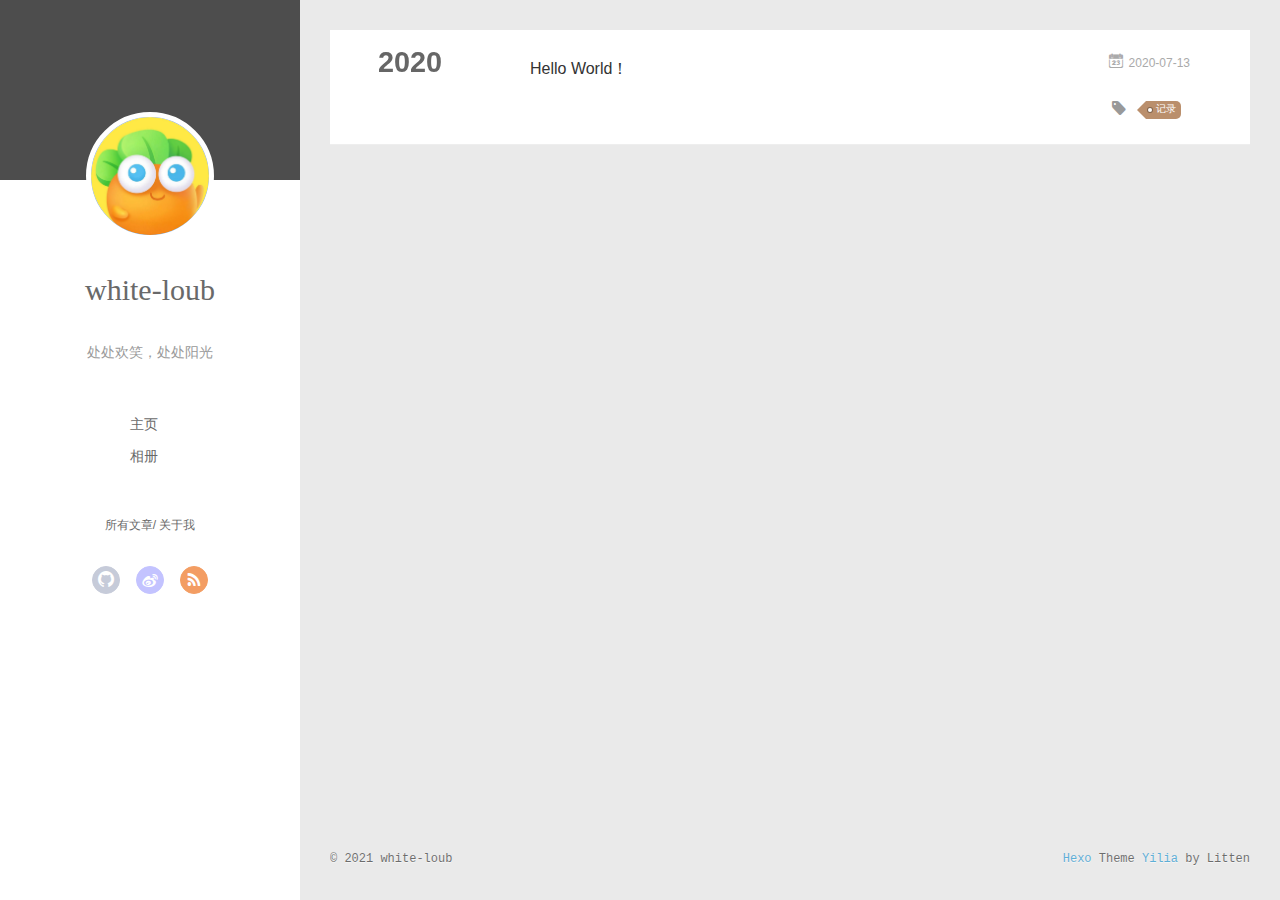
<file: archives/2020/index.html>
<!DOCTYPE html>
<html>
<head>
  <meta charset="utf-8">
  
  <meta name="renderer" content="webkit">
  <meta http-equiv="X-UA-Compatible" content="IE=edge" >
  <link rel="dns-prefetch" href="https://white-loub.github.io">
  <title>Archives: 2020 | white-loub的博客</title>
  <meta name="viewport" content="width=device-width, initial-scale=1, maximum-scale=1">
  <meta name="description" content="处处欢笑，处处阳光，未来可期，满怀期待！">
<meta property="og:type" content="website">
<meta property="og:title" content="white-loub的博客">
<meta property="og:url" content="https://white-loub.github.io/archives/2020/index.html">
<meta property="og:site_name" content="white-loub的博客">
<meta property="og:description" content="处处欢笑，处处阳光，未来可期，满怀期待！">
<meta property="og:locale" content="en_US">
<meta property="article:author" content="white-loub">
<meta property="article:tag" content="计算机，人工智能，嵌入式，开发，学习，大学生">
<meta name="twitter:card" content="summary">
  
    <link rel="alternative" href="/atom.xml" title="white-loub的博客" type="application/atom+xml">
  
  
    <link rel="icon" href="/assets/img/favicon.png">
  
  <link rel="stylesheet" type="text/css" href="/./main.0cf68a.css">
  <style type="text/css">
  
    #container.show {
      background: linear-gradient(200deg,#a0cfe4,#e8c37e);
    }
  </style>
  

  
<script>
var _hmt = _hmt || [];
(function() {
	var hm = document.createElement("script");
	hm.src = "https://hm.baidu.com/hm.js?3c4d6f11db073aca02838e9a3420c150";
	var s = document.getElementsByTagName("script")[0]; 
	s.parentNode.insertBefore(hm, s);
})();
</script>


<meta name="generator" content="Hexo 4.2.1"></head>

<body>
  <div id="container" q-class="show:isCtnShow">
    <canvas id="anm-canvas" class="anm-canvas"></canvas>
    <div class="left-col" q-class="show:isShow">
      
<div class="overlay" style="background: #4d4d4d"></div>
<div class="intrude-less">
	<header id="header" class="inner">
		<a href="/" class="profilepic">
			<img src="/assets/img/loub.jpg" class="js-avatar">
		</a>
		<hgroup>
		  <h1 class="header-author"><a href="/">white-loub</a></h1>
		</hgroup>
		
		<p class="header-subtitle">处处欢笑，处处阳光</p>
		

		<nav class="header-menu">
			<ul>
			
				<li><a href="/">主页</a></li>
	        
				<li><a href="/photos">相册</a></li>
	        
			</ul>
		</nav>
		<nav class="header-smart-menu">
    		
    			
    			<a q-on="click: openSlider(e, 'innerArchive')" href="javascript:void(0)">所有文章</a>
    			
            
    			
            
    			
    			<a q-on="click: openSlider(e, 'aboutme')" href="javascript:void(0)">关于我</a>
    			
            
		</nav>
		<nav class="header-nav">
			<div class="social">
				
					<a class="github" target="_blank" href="https://github.com/white-loub" title="github"><i class="icon-github"></i></a>
		        
					<a class="weibo" target="_blank" href="https://weibo.com/u/2168322495" title="weibo"><i class="icon-weibo"></i></a>
		        
					<a class="rss" target="_blank" href="/atom.xml" title="rss"><i class="icon-rss"></i></a>
		        
			</div>
		</nav>
	</header>		
</div>

    </div>
    <div class="mid-col" q-class="show:isShow,hide:isShow|isFalse">
      
<nav id="mobile-nav">
  	<div class="overlay js-overlay" style="background: #4d4d4d"></div>
	<div class="btnctn js-mobile-btnctn">
  		<div class="slider-trigger list" q-on="click: openSlider(e)"><i class="icon icon-sort"></i></div>
	</div>
	<div class="intrude-less">
		<header id="header" class="inner">
			<div class="profilepic">
				<img src="/assets/img/loub.jpg" class="js-avatar">
			</div>
			<hgroup>
			  <h1 class="header-author js-header-author">white-loub</h1>
			</hgroup>
			
			<p class="header-subtitle"><i class="icon icon-quo-left"></i>处处欢笑，处处阳光<i class="icon icon-quo-right"></i></p>
			
			
			
				
			
				
			
			
			
			<nav class="header-nav">
				<div class="social">
					
						<a class="github" target="_blank" href="https://github.com/white-loub" title="github"><i class="icon-github"></i></a>
			        
						<a class="weibo" target="_blank" href="https://weibo.com/u/2168322495" title="weibo"><i class="icon-weibo"></i></a>
			        
						<a class="rss" target="_blank" href="/atom.xml" title="rss"><i class="icon-rss"></i></a>
			        
				</div>
			</nav>

			<nav class="header-menu js-header-menu">
				<ul style="width: 50%">
				
				
					<li style="width: 50%"><a href="/">主页</a></li>
		        
					<li style="width: 50%"><a href="/photos">相册</a></li>
		        
				</ul>
			</nav>
		</header>				
	</div>
	<div class="mobile-mask" style="display:none" q-show="isShow"></div>
</nav>

      <div id="wrapper" class="body-wrap">
        <div class="menu-l">
          <div class="canvas-wrap">
            <canvas data-colors="#eaeaea" data-sectionHeight="100" data-contentId="js-content" id="myCanvas1" class="anm-canvas"></canvas>
          </div>
          <div id="js-content" class="content-ll">
            
  
  
    
    
      
      
      <section class="archives-wrap">
        <div class="archive-year-wrap">
          <a href="/archives/2020" class="archive-year">2020</a>
        </div>
        <div class="archives">
    
    <article class="archive-article archive-type-post">
  <div class="archive-article-inner">
    <header class="archive-article-header">
      	<div class="article-meta">
	      	<a href="/2020/07/13/Hello%20World%EF%BC%81/" class="archive-article-date">
  	<time datetime="2020-07-13T14:06:00.000Z" itemprop="datePublished"><i class="icon-calendar icon"></i>2020-07-13</time>
</a>
        </div>
    	 
  
    <h1 itemprop="name">
      <a class="archive-article-title" href="/2020/07/13/Hello%20World%EF%BC%81/">Hello World！</a>
    </h1>
  

        <div class="article-info info-on-right">
          
	<div class="article-tag tagcloud">
		<i class="icon-price-tags icon"></i>
		<ul class="article-tag-list">
			 
        		<li class="article-tag-list-item">
        			<a href="javascript:void(0)" class="js-tag article-tag-list-link color3">记录</a>
        		</li>
      		
		</ul>
	</div>

          

        </div>
        <div class="clearfix"></div>
    </header>
  </div>
</article>
  
  
    </div></section>
  

    


          </div>
        </div>
      </div>
      <footer id="footer">
  <div class="outer">
    <div id="footer-info">
    	<div class="footer-left">
    		&copy; 2021 white-loub
    	</div>
      	<div class="footer-right">
      		<a href="http://hexo.io/" target="_blank">Hexo</a>  Theme <a href="https://github.com/litten/hexo-theme-yilia" target="_blank">Yilia</a> by Litten
      	</div>
    </div>
  </div>
</footer>
    </div>
    <script>
	var yiliaConfig = {
		mathjax: false,
		isHome: false,
		isPost: false,
		isArchive: true,
		isTag: false,
		isCategory: false,
		open_in_new: false,
		toc_hide_index: true,
		root: "/",
		innerArchive: true,
		showTags: false
	}
</script>

<script>!function(t){function n(e){if(r[e])return r[e].exports;var i=r[e]={exports:{},id:e,loaded:!1};return t[e].call(i.exports,i,i.exports,n),i.loaded=!0,i.exports}var r={};n.m=t,n.c=r,n.p="./",n(0)}([function(t,n,r){r(195),t.exports=r(191)},function(t,n,r){var e=r(3),i=r(52),o=r(27),u=r(28),c=r(53),f="prototype",a=function(t,n,r){var s,l,h,v,p=t&a.F,d=t&a.G,y=t&a.S,g=t&a.P,b=t&a.B,m=d?e:y?e[n]||(e[n]={}):(e[n]||{})[f],x=d?i:i[n]||(i[n]={}),w=x[f]||(x[f]={});d&&(r=n);for(s in r)l=!p&&m&&void 0!==m[s],h=(l?m:r)[s],v=b&&l?c(h,e):g&&"function"==typeof h?c(Function.call,h):h,m&&u(m,s,h,t&a.U),x[s]!=h&&o(x,s,v),g&&w[s]!=h&&(w[s]=h)};e.core=i,a.F=1,a.G=2,a.S=4,a.P=8,a.B=16,a.W=32,a.U=64,a.R=128,t.exports=a},function(t,n,r){var e=r(6);t.exports=function(t){if(!e(t))throw TypeError(t+" is not an object!");return t}},function(t,n){var r=t.exports="undefined"!=typeof window&&window.Math==Math?window:"undefined"!=typeof self&&self.Math==Math?self:Function("return this")();"number"==typeof __g&&(__g=r)},function(t,n){t.exports=function(t){try{return!!t()}catch(t){return!0}}},function(t,n){var r=t.exports="undefined"!=typeof window&&window.Math==Math?window:"undefined"!=typeof self&&self.Math==Math?self:Function("return this")();"number"==typeof __g&&(__g=r)},function(t,n){t.exports=function(t){return"object"==typeof t?null!==t:"function"==typeof t}},function(t,n,r){var e=r(126)("wks"),i=r(76),o=r(3).Symbol,u="function"==typeof o;(t.exports=function(t){return e[t]||(e[t]=u&&o[t]||(u?o:i)("Symbol."+t))}).store=e},function(t,n){var r={}.hasOwnProperty;t.exports=function(t,n){return r.call(t,n)}},function(t,n,r){var e=r(94),i=r(33);t.exports=function(t){return e(i(t))}},function(t,n,r){t.exports=!r(4)(function(){return 7!=Object.defineProperty({},"a",{get:function(){return 7}}).a})},function(t,n,r){var e=r(2),i=r(167),o=r(50),u=Object.defineProperty;n.f=r(10)?Object.defineProperty:function(t,n,r){if(e(t),n=o(n,!0),e(r),i)try{return u(t,n,r)}catch(t){}if("get"in r||"set"in r)throw TypeError("Accessors not supported!");return"value"in r&&(t[n]=r.value),t}},function(t,n,r){t.exports=!r(18)(function(){return 7!=Object.defineProperty({},"a",{get:function(){return 7}}).a})},function(t,n,r){var e=r(14),i=r(22);t.exports=r(12)?function(t,n,r){return e.f(t,n,i(1,r))}:function(t,n,r){return t[n]=r,t}},function(t,n,r){var e=r(20),i=r(58),o=r(42),u=Object.defineProperty;n.f=r(12)?Object.defineProperty:function(t,n,r){if(e(t),n=o(n,!0),e(r),i)try{return u(t,n,r)}catch(t){}if("get"in r||"set"in r)throw TypeError("Accessors not supported!");return"value"in r&&(t[n]=r.value),t}},function(t,n,r){var e=r(40)("wks"),i=r(23),o=r(5).Symbol,u="function"==typeof o;(t.exports=function(t){return e[t]||(e[t]=u&&o[t]||(u?o:i)("Symbol."+t))}).store=e},function(t,n,r){var e=r(67),i=Math.min;t.exports=function(t){return t>0?i(e(t),9007199254740991):0}},function(t,n,r){var e=r(46);t.exports=function(t){return Object(e(t))}},function(t,n){t.exports=function(t){try{return!!t()}catch(t){return!0}}},function(t,n,r){var e=r(63),i=r(34);t.exports=Object.keys||function(t){return e(t,i)}},function(t,n,r){var e=r(21);t.exports=function(t){if(!e(t))throw TypeError(t+" is not an object!");return t}},function(t,n){t.exports=function(t){return"object"==typeof t?null!==t:"function"==typeof t}},function(t,n){t.exports=function(t,n){return{enumerable:!(1&t),configurable:!(2&t),writable:!(4&t),value:n}}},function(t,n){var r=0,e=Math.random();t.exports=function(t){return"Symbol(".concat(void 0===t?"":t,")_",(++r+e).toString(36))}},function(t,n){var r={}.hasOwnProperty;t.exports=function(t,n){return r.call(t,n)}},function(t,n){var r=t.exports={version:"2.4.0"};"number"==typeof __e&&(__e=r)},function(t,n){t.exports=function(t){if("function"!=typeof t)throw TypeError(t+" is not a function!");return t}},function(t,n,r){var e=r(11),i=r(66);t.exports=r(10)?function(t,n,r){return e.f(t,n,i(1,r))}:function(t,n,r){return t[n]=r,t}},function(t,n,r){var e=r(3),i=r(27),o=r(24),u=r(76)("src"),c="toString",f=Function[c],a=(""+f).split(c);r(52).inspectSource=function(t){return f.call(t)},(t.exports=function(t,n,r,c){var f="function"==typeof r;f&&(o(r,"name")||i(r,"name",n)),t[n]!==r&&(f&&(o(r,u)||i(r,u,t[n]?""+t[n]:a.join(String(n)))),t===e?t[n]=r:c?t[n]?t[n]=r:i(t,n,r):(delete t[n],i(t,n,r)))})(Function.prototype,c,function(){return"function"==typeof this&&this[u]||f.call(this)})},function(t,n,r){var e=r(1),i=r(4),o=r(46),u=function(t,n,r,e){var i=String(o(t)),u="<"+n;return""!==r&&(u+=" "+r+'="'+String(e).replace(/"/g,"&quot;")+'"'),u+">"+i+"</"+n+">"};t.exports=function(t,n){var r={};r[t]=n(u),e(e.P+e.F*i(function(){var n=""[t]('"');return n!==n.toLowerCase()||n.split('"').length>3}),"String",r)}},function(t,n,r){var e=r(115),i=r(46);t.exports=function(t){return e(i(t))}},function(t,n,r){var e=r(116),i=r(66),o=r(30),u=r(50),c=r(24),f=r(167),a=Object.getOwnPropertyDescriptor;n.f=r(10)?a:function(t,n){if(t=o(t),n=u(n,!0),f)try{return a(t,n)}catch(t){}if(c(t,n))return i(!e.f.call(t,n),t[n])}},function(t,n,r){var e=r(24),i=r(17),o=r(145)("IE_PROTO"),u=Object.prototype;t.exports=Object.getPrototypeOf||function(t){return t=i(t),e(t,o)?t[o]:"function"==typeof t.constructor&&t instanceof t.constructor?t.constructor.prototype:t instanceof Object?u:null}},function(t,n){t.exports=function(t){if(void 0==t)throw TypeError("Can't call method on  "+t);return t}},function(t,n){t.exports="constructor,hasOwnProperty,isPrototypeOf,propertyIsEnumerable,toLocaleString,toString,valueOf".split(",")},function(t,n){t.exports={}},function(t,n){t.exports=!0},function(t,n){n.f={}.propertyIsEnumerable},function(t,n,r){var e=r(14).f,i=r(8),o=r(15)("toStringTag");t.exports=function(t,n,r){t&&!i(t=r?t:t.prototype,o)&&e(t,o,{configurable:!0,value:n})}},function(t,n,r){var e=r(40)("keys"),i=r(23);t.exports=function(t){return e[t]||(e[t]=i(t))}},function(t,n,r){var e=r(5),i="__core-js_shared__",o=e[i]||(e[i]={});t.exports=function(t){return o[t]||(o[t]={})}},function(t,n){var r=Math.ceil,e=Math.floor;t.exports=function(t){return isNaN(t=+t)?0:(t>0?e:r)(t)}},function(t,n,r){var e=r(21);t.exports=function(t,n){if(!e(t))return t;var r,i;if(n&&"function"==typeof(r=t.toString)&&!e(i=r.call(t)))return i;if("function"==typeof(r=t.valueOf)&&!e(i=r.call(t)))return i;if(!n&&"function"==typeof(r=t.toString)&&!e(i=r.call(t)))return i;throw TypeError("Can't convert object to primitive value")}},function(t,n,r){var e=r(5),i=r(25),o=r(36),u=r(44),c=r(14).f;t.exports=function(t){var n=i.Symbol||(i.Symbol=o?{}:e.Symbol||{});"_"==t.charAt(0)||t in n||c(n,t,{value:u.f(t)})}},function(t,n,r){n.f=r(15)},function(t,n){var r={}.toString;t.exports=function(t){return r.call(t).slice(8,-1)}},function(t,n){t.exports=function(t){if(void 0==t)throw TypeError("Can't call method on  "+t);return t}},function(t,n,r){var e=r(4);t.exports=function(t,n){return!!t&&e(function(){n?t.call(null,function(){},1):t.call(null)})}},function(t,n,r){var e=r(53),i=r(115),o=r(17),u=r(16),c=r(203);t.exports=function(t,n){var r=1==t,f=2==t,a=3==t,s=4==t,l=6==t,h=5==t||l,v=n||c;return function(n,c,p){for(var d,y,g=o(n),b=i(g),m=e(c,p,3),x=u(b.length),w=0,S=r?v(n,x):f?v(n,0):void 0;x>w;w++)if((h||w in b)&&(d=b[w],y=m(d,w,g),t))if(r)S[w]=y;else if(y)switch(t){case 3:return!0;case 5:return d;case 6:return w;case 2:S.push(d)}else if(s)return!1;return l?-1:a||s?s:S}}},function(t,n,r){var e=r(1),i=r(52),o=r(4);t.exports=function(t,n){var r=(i.Object||{})[t]||Object[t],u={};u[t]=n(r),e(e.S+e.F*o(function(){r(1)}),"Object",u)}},function(t,n,r){var e=r(6);t.exports=function(t,n){if(!e(t))return t;var r,i;if(n&&"function"==typeof(r=t.toString)&&!e(i=r.call(t)))return i;if("function"==typeof(r=t.valueOf)&&!e(i=r.call(t)))return i;if(!n&&"function"==typeof(r=t.toString)&&!e(i=r.call(t)))return i;throw TypeError("Can't convert object to primitive value")}},function(t,n,r){var e=r(5),i=r(25),o=r(91),u=r(13),c="prototype",f=function(t,n,r){var a,s,l,h=t&f.F,v=t&f.G,p=t&f.S,d=t&f.P,y=t&f.B,g=t&f.W,b=v?i:i[n]||(i[n]={}),m=b[c],x=v?e:p?e[n]:(e[n]||{})[c];v&&(r=n);for(a in r)(s=!h&&x&&void 0!==x[a])&&a in b||(l=s?x[a]:r[a],b[a]=v&&"function"!=typeof x[a]?r[a]:y&&s?o(l,e):g&&x[a]==l?function(t){var n=function(n,r,e){if(this instanceof t){switch(arguments.length){case 0:return new t;case 1:return new t(n);case 2:return new t(n,r)}return new t(n,r,e)}return t.apply(this,arguments)};return n[c]=t[c],n}(l):d&&"function"==typeof l?o(Function.call,l):l,d&&((b.virtual||(b.virtual={}))[a]=l,t&f.R&&m&&!m[a]&&u(m,a,l)))};f.F=1,f.G=2,f.S=4,f.P=8,f.B=16,f.W=32,f.U=64,f.R=128,t.exports=f},function(t,n){var r=t.exports={version:"2.4.0"};"number"==typeof __e&&(__e=r)},function(t,n,r){var e=r(26);t.exports=function(t,n,r){if(e(t),void 0===n)return t;switch(r){case 1:return function(r){return t.call(n,r)};case 2:return function(r,e){return t.call(n,r,e)};case 3:return function(r,e,i){return t.call(n,r,e,i)}}return function(){return t.apply(n,arguments)}}},function(t,n,r){var e=r(183),i=r(1),o=r(126)("metadata"),u=o.store||(o.store=new(r(186))),c=function(t,n,r){var i=u.get(t);if(!i){if(!r)return;u.set(t,i=new e)}var o=i.get(n);if(!o){if(!r)return;i.set(n,o=new e)}return o},f=function(t,n,r){var e=c(n,r,!1);return void 0!==e&&e.has(t)},a=function(t,n,r){var e=c(n,r,!1);return void 0===e?void 0:e.get(t)},s=function(t,n,r,e){c(r,e,!0).set(t,n)},l=function(t,n){var r=c(t,n,!1),e=[];return r&&r.forEach(function(t,n){e.push(n)}),e},h=function(t){return void 0===t||"symbol"==typeof t?t:String(t)},v=function(t){i(i.S,"Reflect",t)};t.exports={store:u,map:c,has:f,get:a,set:s,keys:l,key:h,exp:v}},function(t,n,r){"use strict";if(r(10)){var e=r(69),i=r(3),o=r(4),u=r(1),c=r(127),f=r(152),a=r(53),s=r(68),l=r(66),h=r(27),v=r(73),p=r(67),d=r(16),y=r(75),g=r(50),b=r(24),m=r(180),x=r(114),w=r(6),S=r(17),_=r(137),O=r(70),E=r(32),P=r(71).f,j=r(154),F=r(76),M=r(7),A=r(48),N=r(117),T=r(146),I=r(155),k=r(80),L=r(123),R=r(74),C=r(130),D=r(160),U=r(11),W=r(31),G=U.f,B=W.f,V=i.RangeError,z=i.TypeError,q=i.Uint8Array,K="ArrayBuffer",J="Shared"+K,Y="BYTES_PER_ELEMENT",H="prototype",$=Array[H],X=f.ArrayBuffer,Q=f.DataView,Z=A(0),tt=A(2),nt=A(3),rt=A(4),et=A(5),it=A(6),ot=N(!0),ut=N(!1),ct=I.values,ft=I.keys,at=I.entries,st=$.lastIndexOf,lt=$.reduce,ht=$.reduceRight,vt=$.join,pt=$.sort,dt=$.slice,yt=$.toString,gt=$.toLocaleString,bt=M("iterator"),mt=M("toStringTag"),xt=F("typed_constructor"),wt=F("def_constructor"),St=c.CONSTR,_t=c.TYPED,Ot=c.VIEW,Et="Wrong length!",Pt=A(1,function(t,n){return Tt(T(t,t[wt]),n)}),jt=o(function(){return 1===new q(new Uint16Array([1]).buffer)[0]}),Ft=!!q&&!!q[H].set&&o(function(){new q(1).set({})}),Mt=function(t,n){if(void 0===t)throw z(Et);var r=+t,e=d(t);if(n&&!m(r,e))throw V(Et);return e},At=function(t,n){var r=p(t);if(r<0||r%n)throw V("Wrong offset!");return r},Nt=function(t){if(w(t)&&_t in t)return t;throw z(t+" is not a typed array!")},Tt=function(t,n){if(!(w(t)&&xt in t))throw z("It is not a typed array constructor!");return new t(n)},It=function(t,n){return kt(T(t,t[wt]),n)},kt=function(t,n){for(var r=0,e=n.length,i=Tt(t,e);e>r;)i[r]=n[r++];return i},Lt=function(t,n,r){G(t,n,{get:function(){return this._d[r]}})},Rt=function(t){var n,r,e,i,o,u,c=S(t),f=arguments.length,s=f>1?arguments[1]:void 0,l=void 0!==s,h=j(c);if(void 0!=h&&!_(h)){for(u=h.call(c),e=[],n=0;!(o=u.next()).done;n++)e.push(o.value);c=e}for(l&&f>2&&(s=a(s,arguments[2],2)),n=0,r=d(c.length),i=Tt(this,r);r>n;n++)i[n]=l?s(c[n],n):c[n];return i},Ct=function(){for(var t=0,n=arguments.length,r=Tt(this,n);n>t;)r[t]=arguments[t++];return r},Dt=!!q&&o(function(){gt.call(new q(1))}),Ut=function(){return gt.apply(Dt?dt.call(Nt(this)):Nt(this),arguments)},Wt={copyWithin:function(t,n){return D.call(Nt(this),t,n,arguments.length>2?arguments[2]:void 0)},every:function(t){return rt(Nt(this),t,arguments.length>1?arguments[1]:void 0)},fill:function(t){return C.apply(Nt(this),arguments)},filter:function(t){return It(this,tt(Nt(this),t,arguments.length>1?arguments[1]:void 0))},find:function(t){return et(Nt(this),t,arguments.length>1?arguments[1]:void 0)},findIndex:function(t){return it(Nt(this),t,arguments.length>1?arguments[1]:void 0)},forEach:function(t){Z(Nt(this),t,arguments.length>1?arguments[1]:void 0)},indexOf:function(t){return ut(Nt(this),t,arguments.length>1?arguments[1]:void 0)},includes:function(t){return ot(Nt(this),t,arguments.length>1?arguments[1]:void 0)},join:function(t){return vt.apply(Nt(this),arguments)},lastIndexOf:function(t){return st.apply(Nt(this),arguments)},map:function(t){return Pt(Nt(this),t,arguments.length>1?arguments[1]:void 0)},reduce:function(t){return lt.apply(Nt(this),arguments)},reduceRight:function(t){return ht.apply(Nt(this),arguments)},reverse:function(){for(var t,n=this,r=Nt(n).length,e=Math.floor(r/2),i=0;i<e;)t=n[i],n[i++]=n[--r],n[r]=t;return n},some:function(t){return nt(Nt(this),t,arguments.length>1?arguments[1]:void 0)},sort:function(t){return pt.call(Nt(this),t)},subarray:function(t,n){var r=Nt(this),e=r.length,i=y(t,e);return new(T(r,r[wt]))(r.buffer,r.byteOffset+i*r.BYTES_PER_ELEMENT,d((void 0===n?e:y(n,e))-i))}},Gt=function(t,n){return It(this,dt.call(Nt(this),t,n))},Bt=function(t){Nt(this);var n=At(arguments[1],1),r=this.length,e=S(t),i=d(e.length),o=0;if(i+n>r)throw V(Et);for(;o<i;)this[n+o]=e[o++]},Vt={entries:function(){return at.call(Nt(this))},keys:function(){return ft.call(Nt(this))},values:function(){return ct.call(Nt(this))}},zt=function(t,n){return w(t)&&t[_t]&&"symbol"!=typeof n&&n in t&&String(+n)==String(n)},qt=function(t,n){return zt(t,n=g(n,!0))?l(2,t[n]):B(t,n)},Kt=function(t,n,r){return!(zt(t,n=g(n,!0))&&w(r)&&b(r,"value"))||b(r,"get")||b(r,"set")||r.configurable||b(r,"writable")&&!r.writable||b(r,"enumerable")&&!r.enumerable?G(t,n,r):(t[n]=r.value,t)};St||(W.f=qt,U.f=Kt),u(u.S+u.F*!St,"Object",{getOwnPropertyDescriptor:qt,defineProperty:Kt}),o(function(){yt.call({})})&&(yt=gt=function(){return vt.call(this)});var Jt=v({},Wt);v(Jt,Vt),h(Jt,bt,Vt.values),v(Jt,{slice:Gt,set:Bt,constructor:function(){},toString:yt,toLocaleString:Ut}),Lt(Jt,"buffer","b"),Lt(Jt,"byteOffset","o"),Lt(Jt,"byteLength","l"),Lt(Jt,"length","e"),G(Jt,mt,{get:function(){return this[_t]}}),t.exports=function(t,n,r,f){f=!!f;var a=t+(f?"Clamped":"")+"Array",l="Uint8Array"!=a,v="get"+t,p="set"+t,y=i[a],g=y||{},b=y&&E(y),m=!y||!c.ABV,S={},_=y&&y[H],j=function(t,r){var e=t._d;return e.v[v](r*n+e.o,jt)},F=function(t,r,e){var i=t._d;f&&(e=(e=Math.round(e))<0?0:e>255?255:255&e),i.v[p](r*n+i.o,e,jt)},M=function(t,n){G(t,n,{get:function(){return j(this,n)},set:function(t){return F(this,n,t)},enumerable:!0})};m?(y=r(function(t,r,e,i){s(t,y,a,"_d");var o,u,c,f,l=0,v=0;if(w(r)){if(!(r instanceof X||(f=x(r))==K||f==J))return _t in r?kt(y,r):Rt.call(y,r);o=r,v=At(e,n);var p=r.byteLength;if(void 0===i){if(p%n)throw V(Et);if((u=p-v)<0)throw V(Et)}else if((u=d(i)*n)+v>p)throw V(Et);c=u/n}else c=Mt(r,!0),u=c*n,o=new X(u);for(h(t,"_d",{b:o,o:v,l:u,e:c,v:new Q(o)});l<c;)M(t,l++)}),_=y[H]=O(Jt),h(_,"constructor",y)):L(function(t){new y(null),new y(t)},!0)||(y=r(function(t,r,e,i){s(t,y,a);var o;return w(r)?r instanceof X||(o=x(r))==K||o==J?void 0!==i?new g(r,At(e,n),i):void 0!==e?new g(r,At(e,n)):new g(r):_t in r?kt(y,r):Rt.call(y,r):new g(Mt(r,l))}),Z(b!==Function.prototype?P(g).concat(P(b)):P(g),function(t){t in y||h(y,t,g[t])}),y[H]=_,e||(_.constructor=y));var A=_[bt],N=!!A&&("values"==A.name||void 0==A.name),T=Vt.values;h(y,xt,!0),h(_,_t,a),h(_,Ot,!0),h(_,wt,y),(f?new y(1)[mt]==a:mt in _)||G(_,mt,{get:function(){return a}}),S[a]=y,u(u.G+u.W+u.F*(y!=g),S),u(u.S,a,{BYTES_PER_ELEMENT:n,from:Rt,of:Ct}),Y in _||h(_,Y,n),u(u.P,a,Wt),R(a),u(u.P+u.F*Ft,a,{set:Bt}),u(u.P+u.F*!N,a,Vt),u(u.P+u.F*(_.toString!=yt),a,{toString:yt}),u(u.P+u.F*o(function(){new y(1).slice()}),a,{slice:Gt}),u(u.P+u.F*(o(function(){return[1,2].toLocaleString()!=new y([1,2]).toLocaleString()})||!o(function(){_.toLocaleString.call([1,2])})),a,{toLocaleString:Ut}),k[a]=N?A:T,e||N||h(_,bt,T)}}else t.exports=function(){}},function(t,n){var r={}.toString;t.exports=function(t){return r.call(t).slice(8,-1)}},function(t,n,r){var e=r(21),i=r(5).document,o=e(i)&&e(i.createElement);t.exports=function(t){return o?i.createElement(t):{}}},function(t,n,r){t.exports=!r(12)&&!r(18)(function(){return 7!=Object.defineProperty(r(57)("div"),"a",{get:function(){return 7}}).a})},function(t,n,r){"use strict";var e=r(36),i=r(51),o=r(64),u=r(13),c=r(8),f=r(35),a=r(96),s=r(38),l=r(103),h=r(15)("iterator"),v=!([].keys&&"next"in[].keys()),p="keys",d="values",y=function(){return this};t.exports=function(t,n,r,g,b,m,x){a(r,n,g);var w,S,_,O=function(t){if(!v&&t in F)return F[t];switch(t){case p:case d:return function(){return new r(this,t)}}return function(){return new r(this,t)}},E=n+" Iterator",P=b==d,j=!1,F=t.prototype,M=F[h]||F["@@iterator"]||b&&F[b],A=M||O(b),N=b?P?O("entries"):A:void 0,T="Array"==n?F.entries||M:M;if(T&&(_=l(T.call(new t)))!==Object.prototype&&(s(_,E,!0),e||c(_,h)||u(_,h,y)),P&&M&&M.name!==d&&(j=!0,A=function(){return M.call(this)}),e&&!x||!v&&!j&&F[h]||u(F,h,A),f[n]=A,f[E]=y,b)if(w={values:P?A:O(d),keys:m?A:O(p),entries:N},x)for(S in w)S in F||o(F,S,w[S]);else i(i.P+i.F*(v||j),n,w);return w}},function(t,n,r){var e=r(20),i=r(100),o=r(34),u=r(39)("IE_PROTO"),c=function(){},f="prototype",a=function(){var t,n=r(57)("iframe"),e=o.length;for(n.style.display="none",r(93).appendChild(n),n.src="javascript:",t=n.contentWindow.document,t.open(),t.write("<script>document.F=Object<\/script>"),t.close(),a=t.F;e--;)delete a[f][o[e]];return a()};t.exports=Object.create||function(t,n){var r;return null!==t?(c[f]=e(t),r=new c,c[f]=null,r[u]=t):r=a(),void 0===n?r:i(r,n)}},function(t,n,r){var e=r(63),i=r(34).concat("length","prototype");n.f=Object.getOwnPropertyNames||function(t){return e(t,i)}},function(t,n){n.f=Object.getOwnPropertySymbols},function(t,n,r){var e=r(8),i=r(9),o=r(90)(!1),u=r(39)("IE_PROTO");t.exports=function(t,n){var r,c=i(t),f=0,a=[];for(r in c)r!=u&&e(c,r)&&a.push(r);for(;n.length>f;)e(c,r=n[f++])&&(~o(a,r)||a.push(r));return a}},function(t,n,r){t.exports=r(13)},function(t,n,r){var e=r(76)("meta"),i=r(6),o=r(24),u=r(11).f,c=0,f=Object.isExtensible||function(){return!0},a=!r(4)(function(){return f(Object.preventExtensions({}))}),s=function(t){u(t,e,{value:{i:"O"+ ++c,w:{}}})},l=function(t,n){if(!i(t))return"symbol"==typeof t?t:("string"==typeof t?"S":"P")+t;if(!o(t,e)){if(!f(t))return"F";if(!n)return"E";s(t)}return t[e].i},h=function(t,n){if(!o(t,e)){if(!f(t))return!0;if(!n)return!1;s(t)}return t[e].w},v=function(t){return a&&p.NEED&&f(t)&&!o(t,e)&&s(t),t},p=t.exports={KEY:e,NEED:!1,fastKey:l,getWeak:h,onFreeze:v}},function(t,n){t.exports=function(t,n){return{enumerable:!(1&t),configurable:!(2&t),writable:!(4&t),value:n}}},function(t,n){var r=Math.ceil,e=Math.floor;t.exports=function(t){return isNaN(t=+t)?0:(t>0?e:r)(t)}},function(t,n){t.exports=function(t,n,r,e){if(!(t instanceof n)||void 0!==e&&e in t)throw TypeError(r+": incorrect invocation!");return t}},function(t,n){t.exports=!1},function(t,n,r){var e=r(2),i=r(173),o=r(133),u=r(145)("IE_PROTO"),c=function(){},f="prototype",a=function(){var t,n=r(132)("iframe"),e=o.length;for(n.style.display="none",r(135).appendChild(n),n.src="javascript:",t=n.contentWindow.document,t.open(),t.write("<script>document.F=Object<\/script>"),t.close(),a=t.F;e--;)delete a[f][o[e]];return a()};t.exports=Object.create||function(t,n){var r;return null!==t?(c[f]=e(t),r=new c,c[f]=null,r[u]=t):r=a(),void 0===n?r:i(r,n)}},function(t,n,r){var e=r(175),i=r(133).concat("length","prototype");n.f=Object.getOwnPropertyNames||function(t){return e(t,i)}},function(t,n,r){var e=r(175),i=r(133);t.exports=Object.keys||function(t){return e(t,i)}},function(t,n,r){var e=r(28);t.exports=function(t,n,r){for(var i in n)e(t,i,n[i],r);return t}},function(t,n,r){"use strict";var e=r(3),i=r(11),o=r(10),u=r(7)("species");t.exports=function(t){var n=e[t];o&&n&&!n[u]&&i.f(n,u,{configurable:!0,get:function(){return this}})}},function(t,n,r){var e=r(67),i=Math.max,o=Math.min;t.exports=function(t,n){return t=e(t),t<0?i(t+n,0):o(t,n)}},function(t,n){var r=0,e=Math.random();t.exports=function(t){return"Symbol(".concat(void 0===t?"":t,")_",(++r+e).toString(36))}},function(t,n,r){var e=r(33);t.exports=function(t){return Object(e(t))}},function(t,n,r){var e=r(7)("unscopables"),i=Array.prototype;void 0==i[e]&&r(27)(i,e,{}),t.exports=function(t){i[e][t]=!0}},function(t,n,r){var e=r(53),i=r(169),o=r(137),u=r(2),c=r(16),f=r(154),a={},s={},n=t.exports=function(t,n,r,l,h){var v,p,d,y,g=h?function(){return t}:f(t),b=e(r,l,n?2:1),m=0;if("function"!=typeof g)throw TypeError(t+" is not iterable!");if(o(g)){for(v=c(t.length);v>m;m++)if((y=n?b(u(p=t[m])[0],p[1]):b(t[m]))===a||y===s)return y}else for(d=g.call(t);!(p=d.next()).done;)if((y=i(d,b,p.value,n))===a||y===s)return y};n.BREAK=a,n.RETURN=s},function(t,n){t.exports={}},function(t,n,r){var e=r(11).f,i=r(24),o=r(7)("toStringTag");t.exports=function(t,n,r){t&&!i(t=r?t:t.prototype,o)&&e(t,o,{configurable:!0,value:n})}},function(t,n,r){var e=r(1),i=r(46),o=r(4),u=r(150),c="["+u+"]",f="​",a=RegExp("^"+c+c+"*"),s=RegExp(c+c+"*$"),l=function(t,n,r){var i={},c=o(function(){return!!u[t]()||f[t]()!=f}),a=i[t]=c?n(h):u[t];r&&(i[r]=a),e(e.P+e.F*c,"String",i)},h=l.trim=function(t,n){return t=String(i(t)),1&n&&(t=t.replace(a,"")),2&n&&(t=t.replace(s,"")),t};t.exports=l},function(t,n,r){t.exports={default:r(86),__esModule:!0}},function(t,n,r){t.exports={default:r(87),__esModule:!0}},function(t,n,r){"use strict";function e(t){return t&&t.__esModule?t:{default:t}}n.__esModule=!0;var i=r(84),o=e(i),u=r(83),c=e(u),f="function"==typeof c.default&&"symbol"==typeof o.default?function(t){return typeof t}:function(t){return t&&"function"==typeof c.default&&t.constructor===c.default&&t!==c.default.prototype?"symbol":typeof t};n.default="function"==typeof c.default&&"symbol"===f(o.default)?function(t){return void 0===t?"undefined":f(t)}:function(t){return t&&"function"==typeof c.default&&t.constructor===c.default&&t!==c.default.prototype?"symbol":void 0===t?"undefined":f(t)}},function(t,n,r){r(110),r(108),r(111),r(112),t.exports=r(25).Symbol},function(t,n,r){r(109),r(113),t.exports=r(44).f("iterator")},function(t,n){t.exports=function(t){if("function"!=typeof t)throw TypeError(t+" is not a function!");return t}},function(t,n){t.exports=function(){}},function(t,n,r){var e=r(9),i=r(106),o=r(105);t.exports=function(t){return function(n,r,u){var c,f=e(n),a=i(f.length),s=o(u,a);if(t&&r!=r){for(;a>s;)if((c=f[s++])!=c)return!0}else for(;a>s;s++)if((t||s in f)&&f[s]===r)return t||s||0;return!t&&-1}}},function(t,n,r){var e=r(88);t.exports=function(t,n,r){if(e(t),void 0===n)return t;switch(r){case 1:return function(r){return t.call(n,r)};case 2:return function(r,e){return t.call(n,r,e)};case 3:return function(r,e,i){return t.call(n,r,e,i)}}return function(){return t.apply(n,arguments)}}},function(t,n,r){var e=r(19),i=r(62),o=r(37);t.exports=function(t){var n=e(t),r=i.f;if(r)for(var u,c=r(t),f=o.f,a=0;c.length>a;)f.call(t,u=c[a++])&&n.push(u);return n}},function(t,n,r){t.exports=r(5).document&&document.documentElement},function(t,n,r){var e=r(56);t.exports=Object("z").propertyIsEnumerable(0)?Object:function(t){return"String"==e(t)?t.split(""):Object(t)}},function(t,n,r){var e=r(56);t.exports=Array.isArray||function(t){return"Array"==e(t)}},function(t,n,r){"use strict";var e=r(60),i=r(22),o=r(38),u={};r(13)(u,r(15)("iterator"),function(){return this}),t.exports=function(t,n,r){t.prototype=e(u,{next:i(1,r)}),o(t,n+" Iterator")}},function(t,n){t.exports=function(t,n){return{value:n,done:!!t}}},function(t,n,r){var e=r(19),i=r(9);t.exports=function(t,n){for(var r,o=i(t),u=e(o),c=u.length,f=0;c>f;)if(o[r=u[f++]]===n)return r}},function(t,n,r){var e=r(23)("meta"),i=r(21),o=r(8),u=r(14).f,c=0,f=Object.isExtensible||function(){return!0},a=!r(18)(function(){return f(Object.preventExtensions({}))}),s=function(t){u(t,e,{value:{i:"O"+ ++c,w:{}}})},l=function(t,n){if(!i(t))return"symbol"==typeof t?t:("string"==typeof t?"S":"P")+t;if(!o(t,e)){if(!f(t))return"F";if(!n)return"E";s(t)}return t[e].i},h=function(t,n){if(!o(t,e)){if(!f(t))return!0;if(!n)return!1;s(t)}return t[e].w},v=function(t){return a&&p.NEED&&f(t)&&!o(t,e)&&s(t),t},p=t.exports={KEY:e,NEED:!1,fastKey:l,getWeak:h,onFreeze:v}},function(t,n,r){var e=r(14),i=r(20),o=r(19);t.exports=r(12)?Object.defineProperties:function(t,n){i(t);for(var r,u=o(n),c=u.length,f=0;c>f;)e.f(t,r=u[f++],n[r]);return t}},function(t,n,r){var e=r(37),i=r(22),o=r(9),u=r(42),c=r(8),f=r(58),a=Object.getOwnPropertyDescriptor;n.f=r(12)?a:function(t,n){if(t=o(t),n=u(n,!0),f)try{return a(t,n)}catch(t){}if(c(t,n))return i(!e.f.call(t,n),t[n])}},function(t,n,r){var e=r(9),i=r(61).f,o={}.toString,u="object"==typeof window&&window&&Object.getOwnPropertyNames?Object.getOwnPropertyNames(window):[],c=function(t){try{return i(t)}catch(t){return u.slice()}};t.exports.f=function(t){return u&&"[object Window]"==o.call(t)?c(t):i(e(t))}},function(t,n,r){var e=r(8),i=r(77),o=r(39)("IE_PROTO"),u=Object.prototype;t.exports=Object.getPrototypeOf||function(t){return t=i(t),e(t,o)?t[o]:"function"==typeof t.constructor&&t instanceof t.constructor?t.constructor.prototype:t instanceof Object?u:null}},function(t,n,r){var e=r(41),i=r(33);t.exports=function(t){return function(n,r){var o,u,c=String(i(n)),f=e(r),a=c.length;return f<0||f>=a?t?"":void 0:(o=c.charCodeAt(f),o<55296||o>56319||f+1===a||(u=c.charCodeAt(f+1))<56320||u>57343?t?c.charAt(f):o:t?c.slice(f,f+2):u-56320+(o-55296<<10)+65536)}}},function(t,n,r){var e=r(41),i=Math.max,o=Math.min;t.exports=function(t,n){return t=e(t),t<0?i(t+n,0):o(t,n)}},function(t,n,r){var e=r(41),i=Math.min;t.exports=function(t){return t>0?i(e(t),9007199254740991):0}},function(t,n,r){"use strict";var e=r(89),i=r(97),o=r(35),u=r(9);t.exports=r(59)(Array,"Array",function(t,n){this._t=u(t),this._i=0,this._k=n},function(){var t=this._t,n=this._k,r=this._i++;return!t||r>=t.length?(this._t=void 0,i(1)):"keys"==n?i(0,r):"values"==n?i(0,t[r]):i(0,[r,t[r]])},"values"),o.Arguments=o.Array,e("keys"),e("values"),e("entries")},function(t,n){},function(t,n,r){"use strict";var e=r(104)(!0);r(59)(String,"String",function(t){this._t=String(t),this._i=0},function(){var t,n=this._t,r=this._i;return r>=n.length?{value:void 0,done:!0}:(t=e(n,r),this._i+=t.length,{value:t,done:!1})})},function(t,n,r){"use strict";var e=r(5),i=r(8),o=r(12),u=r(51),c=r(64),f=r(99).KEY,a=r(18),s=r(40),l=r(38),h=r(23),v=r(15),p=r(44),d=r(43),y=r(98),g=r(92),b=r(95),m=r(20),x=r(9),w=r(42),S=r(22),_=r(60),O=r(102),E=r(101),P=r(14),j=r(19),F=E.f,M=P.f,A=O.f,N=e.Symbol,T=e.JSON,I=T&&T.stringify,k="prototype",L=v("_hidden"),R=v("toPrimitive"),C={}.propertyIsEnumerable,D=s("symbol-registry"),U=s("symbols"),W=s("op-symbols"),G=Object[k],B="function"==typeof N,V=e.QObject,z=!V||!V[k]||!V[k].findChild,q=o&&a(function(){return 7!=_(M({},"a",{get:function(){return M(this,"a",{value:7}).a}})).a})?function(t,n,r){var e=F(G,n);e&&delete G[n],M(t,n,r),e&&t!==G&&M(G,n,e)}:M,K=function(t){var n=U[t]=_(N[k]);return n._k=t,n},J=B&&"symbol"==typeof N.iterator?function(t){return"symbol"==typeof t}:function(t){return t instanceof N},Y=function(t,n,r){return t===G&&Y(W,n,r),m(t),n=w(n,!0),m(r),i(U,n)?(r.enumerable?(i(t,L)&&t[L][n]&&(t[L][n]=!1),r=_(r,{enumerable:S(0,!1)})):(i(t,L)||M(t,L,S(1,{})),t[L][n]=!0),q(t,n,r)):M(t,n,r)},H=function(t,n){m(t);for(var r,e=g(n=x(n)),i=0,o=e.length;o>i;)Y(t,r=e[i++],n[r]);return t},$=function(t,n){return void 0===n?_(t):H(_(t),n)},X=function(t){var n=C.call(this,t=w(t,!0));return!(this===G&&i(U,t)&&!i(W,t))&&(!(n||!i(this,t)||!i(U,t)||i(this,L)&&this[L][t])||n)},Q=function(t,n){if(t=x(t),n=w(n,!0),t!==G||!i(U,n)||i(W,n)){var r=F(t,n);return!r||!i(U,n)||i(t,L)&&t[L][n]||(r.enumerable=!0),r}},Z=function(t){for(var n,r=A(x(t)),e=[],o=0;r.length>o;)i(U,n=r[o++])||n==L||n==f||e.push(n);return e},tt=function(t){for(var n,r=t===G,e=A(r?W:x(t)),o=[],u=0;e.length>u;)!i(U,n=e[u++])||r&&!i(G,n)||o.push(U[n]);return o};B||(N=function(){if(this instanceof N)throw TypeError("Symbol is not a constructor!");var t=h(arguments.length>0?arguments[0]:void 0),n=function(r){this===G&&n.call(W,r),i(this,L)&&i(this[L],t)&&(this[L][t]=!1),q(this,t,S(1,r))};return o&&z&&q(G,t,{configurable:!0,set:n}),K(t)},c(N[k],"toString",function(){return this._k}),E.f=Q,P.f=Y,r(61).f=O.f=Z,r(37).f=X,r(62).f=tt,o&&!r(36)&&c(G,"propertyIsEnumerable",X,!0),p.f=function(t){return K(v(t))}),u(u.G+u.W+u.F*!B,{Symbol:N});for(var nt="hasInstance,isConcatSpreadable,iterator,match,replace,search,species,split,toPrimitive,toStringTag,unscopables".split(","),rt=0;nt.length>rt;)v(nt[rt++]);for(var nt=j(v.store),rt=0;nt.length>rt;)d(nt[rt++]);u(u.S+u.F*!B,"Symbol",{for:function(t){return i(D,t+="")?D[t]:D[t]=N(t)},keyFor:function(t){if(J(t))return y(D,t);throw TypeError(t+" is not a symbol!")},useSetter:function(){z=!0},useSimple:function(){z=!1}}),u(u.S+u.F*!B,"Object",{create:$,defineProperty:Y,defineProperties:H,getOwnPropertyDescriptor:Q,getOwnPropertyNames:Z,getOwnPropertySymbols:tt}),T&&u(u.S+u.F*(!B||a(function(){var t=N();return"[null]"!=I([t])||"{}"!=I({a:t})||"{}"!=I(Object(t))})),"JSON",{stringify:function(t){if(void 0!==t&&!J(t)){for(var n,r,e=[t],i=1;arguments.length>i;)e.push(arguments[i++]);return n=e[1],"function"==typeof n&&(r=n),!r&&b(n)||(n=function(t,n){if(r&&(n=r.call(this,t,n)),!J(n))return n}),e[1]=n,I.apply(T,e)}}}),N[k][R]||r(13)(N[k],R,N[k].valueOf),l(N,"Symbol"),l(Math,"Math",!0),l(e.JSON,"JSON",!0)},function(t,n,r){r(43)("asyncIterator")},function(t,n,r){r(43)("observable")},function(t,n,r){r(107);for(var e=r(5),i=r(13),o=r(35),u=r(15)("toStringTag"),c=["NodeList","DOMTokenList","MediaList","StyleSheetList","CSSRuleList"],f=0;f<5;f++){var a=c[f],s=e[a],l=s&&s.prototype;l&&!l[u]&&i(l,u,a),o[a]=o.Array}},function(t,n,r){var e=r(45),i=r(7)("toStringTag"),o="Arguments"==e(function(){return arguments}()),u=function(t,n){try{return t[n]}catch(t){}};t.exports=function(t){var n,r,c;return void 0===t?"Undefined":null===t?"Null":"string"==typeof(r=u(n=Object(t),i))?r:o?e(n):"Object"==(c=e(n))&&"function"==typeof n.callee?"Arguments":c}},function(t,n,r){var e=r(45);t.exports=Object("z").propertyIsEnumerable(0)?Object:function(t){return"String"==e(t)?t.split(""):Object(t)}},function(t,n){n.f={}.propertyIsEnumerable},function(t,n,r){var e=r(30),i=r(16),o=r(75);t.exports=function(t){return function(n,r,u){var c,f=e(n),a=i(f.length),s=o(u,a);if(t&&r!=r){for(;a>s;)if((c=f[s++])!=c)return!0}else for(;a>s;s++)if((t||s in f)&&f[s]===r)return t||s||0;return!t&&-1}}},function(t,n,r){"use strict";var e=r(3),i=r(1),o=r(28),u=r(73),c=r(65),f=r(79),a=r(68),s=r(6),l=r(4),h=r(123),v=r(81),p=r(136);t.exports=function(t,n,r,d,y,g){var b=e[t],m=b,x=y?"set":"add",w=m&&m.prototype,S={},_=function(t){var n=w[t];o(w,t,"delete"==t?function(t){return!(g&&!s(t))&&n.call(this,0===t?0:t)}:"has"==t?function(t){return!(g&&!s(t))&&n.call(this,0===t?0:t)}:"get"==t?function(t){return g&&!s(t)?void 0:n.call(this,0===t?0:t)}:"add"==t?function(t){return n.call(this,0===t?0:t),this}:function(t,r){return n.call(this,0===t?0:t,r),this})};if("function"==typeof m&&(g||w.forEach&&!l(function(){(new m).entries().next()}))){var O=new m,E=O[x](g?{}:-0,1)!=O,P=l(function(){O.has(1)}),j=h(function(t){new m(t)}),F=!g&&l(function(){for(var t=new m,n=5;n--;)t[x](n,n);return!t.has(-0)});j||(m=n(function(n,r){a(n,m,t);var e=p(new b,n,m);return void 0!=r&&f(r,y,e[x],e),e}),m.prototype=w,w.constructor=m),(P||F)&&(_("delete"),_("has"),y&&_("get")),(F||E)&&_(x),g&&w.clear&&delete w.clear}else m=d.getConstructor(n,t,y,x),u(m.prototype,r),c.NEED=!0;return v(m,t),S[t]=m,i(i.G+i.W+i.F*(m!=b),S),g||d.setStrong(m,t,y),m}},function(t,n,r){"use strict";var e=r(27),i=r(28),o=r(4),u=r(46),c=r(7);t.exports=function(t,n,r){var f=c(t),a=r(u,f,""[t]),s=a[0],l=a[1];o(function(){var n={};return n[f]=function(){return 7},7!=""[t](n)})&&(i(String.prototype,t,s),e(RegExp.prototype,f,2==n?function(t,n){return l.call(t,this,n)}:function(t){return l.call(t,this)}))}
},function(t,n,r){"use strict";var e=r(2);t.exports=function(){var t=e(this),n="";return t.global&&(n+="g"),t.ignoreCase&&(n+="i"),t.multiline&&(n+="m"),t.unicode&&(n+="u"),t.sticky&&(n+="y"),n}},function(t,n){t.exports=function(t,n,r){var e=void 0===r;switch(n.length){case 0:return e?t():t.call(r);case 1:return e?t(n[0]):t.call(r,n[0]);case 2:return e?t(n[0],n[1]):t.call(r,n[0],n[1]);case 3:return e?t(n[0],n[1],n[2]):t.call(r,n[0],n[1],n[2]);case 4:return e?t(n[0],n[1],n[2],n[3]):t.call(r,n[0],n[1],n[2],n[3])}return t.apply(r,n)}},function(t,n,r){var e=r(6),i=r(45),o=r(7)("match");t.exports=function(t){var n;return e(t)&&(void 0!==(n=t[o])?!!n:"RegExp"==i(t))}},function(t,n,r){var e=r(7)("iterator"),i=!1;try{var o=[7][e]();o.return=function(){i=!0},Array.from(o,function(){throw 2})}catch(t){}t.exports=function(t,n){if(!n&&!i)return!1;var r=!1;try{var o=[7],u=o[e]();u.next=function(){return{done:r=!0}},o[e]=function(){return u},t(o)}catch(t){}return r}},function(t,n,r){t.exports=r(69)||!r(4)(function(){var t=Math.random();__defineSetter__.call(null,t,function(){}),delete r(3)[t]})},function(t,n){n.f=Object.getOwnPropertySymbols},function(t,n,r){var e=r(3),i="__core-js_shared__",o=e[i]||(e[i]={});t.exports=function(t){return o[t]||(o[t]={})}},function(t,n,r){for(var e,i=r(3),o=r(27),u=r(76),c=u("typed_array"),f=u("view"),a=!(!i.ArrayBuffer||!i.DataView),s=a,l=0,h="Int8Array,Uint8Array,Uint8ClampedArray,Int16Array,Uint16Array,Int32Array,Uint32Array,Float32Array,Float64Array".split(",");l<9;)(e=i[h[l++]])?(o(e.prototype,c,!0),o(e.prototype,f,!0)):s=!1;t.exports={ABV:a,CONSTR:s,TYPED:c,VIEW:f}},function(t,n){"use strict";var r={versions:function(){var t=window.navigator.userAgent;return{trident:t.indexOf("Trident")>-1,presto:t.indexOf("Presto")>-1,webKit:t.indexOf("AppleWebKit")>-1,gecko:t.indexOf("Gecko")>-1&&-1==t.indexOf("KHTML"),mobile:!!t.match(/AppleWebKit.*Mobile.*/),ios:!!t.match(/\(i[^;]+;( U;)? CPU.+Mac OS X/),android:t.indexOf("Android")>-1||t.indexOf("Linux")>-1,iPhone:t.indexOf("iPhone")>-1||t.indexOf("Mac")>-1,iPad:t.indexOf("iPad")>-1,webApp:-1==t.indexOf("Safari"),weixin:-1==t.indexOf("MicroMessenger")}}()};t.exports=r},function(t,n,r){"use strict";var e=r(85),i=function(t){return t&&t.__esModule?t:{default:t}}(e),o=function(){function t(t,n,e){return n||e?String.fromCharCode(n||e):r[t]||t}function n(t){return e[t]}var r={"&quot;":'"',"&lt;":"<","&gt;":">","&amp;":"&","&nbsp;":" "},e={};for(var u in r)e[r[u]]=u;return r["&apos;"]="'",e["'"]="&#39;",{encode:function(t){return t?(""+t).replace(/['<> "&]/g,n).replace(/\r?\n/g,"<br/>").replace(/\s/g,"&nbsp;"):""},decode:function(n){return n?(""+n).replace(/<br\s*\/?>/gi,"\n").replace(/&quot;|&lt;|&gt;|&amp;|&nbsp;|&apos;|&#(\d+);|&#(\d+)/g,t).replace(/\u00a0/g," "):""},encodeBase16:function(t){if(!t)return t;t+="";for(var n=[],r=0,e=t.length;e>r;r++)n.push(t.charCodeAt(r).toString(16).toUpperCase());return n.join("")},encodeBase16forJSON:function(t){if(!t)return t;t=t.replace(/[\u4E00-\u9FBF]/gi,function(t){return escape(t).replace("%u","\\u")});for(var n=[],r=0,e=t.length;e>r;r++)n.push(t.charCodeAt(r).toString(16).toUpperCase());return n.join("")},decodeBase16:function(t){if(!t)return t;t+="";for(var n=[],r=0,e=t.length;e>r;r+=2)n.push(String.fromCharCode("0x"+t.slice(r,r+2)));return n.join("")},encodeObject:function(t){if(t instanceof Array)for(var n=0,r=t.length;r>n;n++)t[n]=o.encodeObject(t[n]);else if("object"==(void 0===t?"undefined":(0,i.default)(t)))for(var e in t)t[e]=o.encodeObject(t[e]);else if("string"==typeof t)return o.encode(t);return t},loadScript:function(t){var n=document.createElement("script");document.getElementsByTagName("body")[0].appendChild(n),n.setAttribute("src",t)},addLoadEvent:function(t){var n=window.onload;"function"!=typeof window.onload?window.onload=t:window.onload=function(){n(),t()}}}}();t.exports=o},function(t,n,r){"use strict";var e=r(17),i=r(75),o=r(16);t.exports=function(t){for(var n=e(this),r=o(n.length),u=arguments.length,c=i(u>1?arguments[1]:void 0,r),f=u>2?arguments[2]:void 0,a=void 0===f?r:i(f,r);a>c;)n[c++]=t;return n}},function(t,n,r){"use strict";var e=r(11),i=r(66);t.exports=function(t,n,r){n in t?e.f(t,n,i(0,r)):t[n]=r}},function(t,n,r){var e=r(6),i=r(3).document,o=e(i)&&e(i.createElement);t.exports=function(t){return o?i.createElement(t):{}}},function(t,n){t.exports="constructor,hasOwnProperty,isPrototypeOf,propertyIsEnumerable,toLocaleString,toString,valueOf".split(",")},function(t,n,r){var e=r(7)("match");t.exports=function(t){var n=/./;try{"/./"[t](n)}catch(r){try{return n[e]=!1,!"/./"[t](n)}catch(t){}}return!0}},function(t,n,r){t.exports=r(3).document&&document.documentElement},function(t,n,r){var e=r(6),i=r(144).set;t.exports=function(t,n,r){var o,u=n.constructor;return u!==r&&"function"==typeof u&&(o=u.prototype)!==r.prototype&&e(o)&&i&&i(t,o),t}},function(t,n,r){var e=r(80),i=r(7)("iterator"),o=Array.prototype;t.exports=function(t){return void 0!==t&&(e.Array===t||o[i]===t)}},function(t,n,r){var e=r(45);t.exports=Array.isArray||function(t){return"Array"==e(t)}},function(t,n,r){"use strict";var e=r(70),i=r(66),o=r(81),u={};r(27)(u,r(7)("iterator"),function(){return this}),t.exports=function(t,n,r){t.prototype=e(u,{next:i(1,r)}),o(t,n+" Iterator")}},function(t,n,r){"use strict";var e=r(69),i=r(1),o=r(28),u=r(27),c=r(24),f=r(80),a=r(139),s=r(81),l=r(32),h=r(7)("iterator"),v=!([].keys&&"next"in[].keys()),p="keys",d="values",y=function(){return this};t.exports=function(t,n,r,g,b,m,x){a(r,n,g);var w,S,_,O=function(t){if(!v&&t in F)return F[t];switch(t){case p:case d:return function(){return new r(this,t)}}return function(){return new r(this,t)}},E=n+" Iterator",P=b==d,j=!1,F=t.prototype,M=F[h]||F["@@iterator"]||b&&F[b],A=M||O(b),N=b?P?O("entries"):A:void 0,T="Array"==n?F.entries||M:M;if(T&&(_=l(T.call(new t)))!==Object.prototype&&(s(_,E,!0),e||c(_,h)||u(_,h,y)),P&&M&&M.name!==d&&(j=!0,A=function(){return M.call(this)}),e&&!x||!v&&!j&&F[h]||u(F,h,A),f[n]=A,f[E]=y,b)if(w={values:P?A:O(d),keys:m?A:O(p),entries:N},x)for(S in w)S in F||o(F,S,w[S]);else i(i.P+i.F*(v||j),n,w);return w}},function(t,n){var r=Math.expm1;t.exports=!r||r(10)>22025.465794806718||r(10)<22025.465794806718||-2e-17!=r(-2e-17)?function(t){return 0==(t=+t)?t:t>-1e-6&&t<1e-6?t+t*t/2:Math.exp(t)-1}:r},function(t,n){t.exports=Math.sign||function(t){return 0==(t=+t)||t!=t?t:t<0?-1:1}},function(t,n,r){var e=r(3),i=r(151).set,o=e.MutationObserver||e.WebKitMutationObserver,u=e.process,c=e.Promise,f="process"==r(45)(u);t.exports=function(){var t,n,r,a=function(){var e,i;for(f&&(e=u.domain)&&e.exit();t;){i=t.fn,t=t.next;try{i()}catch(e){throw t?r():n=void 0,e}}n=void 0,e&&e.enter()};if(f)r=function(){u.nextTick(a)};else if(o){var s=!0,l=document.createTextNode("");new o(a).observe(l,{characterData:!0}),r=function(){l.data=s=!s}}else if(c&&c.resolve){var h=c.resolve();r=function(){h.then(a)}}else r=function(){i.call(e,a)};return function(e){var i={fn:e,next:void 0};n&&(n.next=i),t||(t=i,r()),n=i}}},function(t,n,r){var e=r(6),i=r(2),o=function(t,n){if(i(t),!e(n)&&null!==n)throw TypeError(n+": can't set as prototype!")};t.exports={set:Object.setPrototypeOf||("__proto__"in{}?function(t,n,e){try{e=r(53)(Function.call,r(31).f(Object.prototype,"__proto__").set,2),e(t,[]),n=!(t instanceof Array)}catch(t){n=!0}return function(t,r){return o(t,r),n?t.__proto__=r:e(t,r),t}}({},!1):void 0),check:o}},function(t,n,r){var e=r(126)("keys"),i=r(76);t.exports=function(t){return e[t]||(e[t]=i(t))}},function(t,n,r){var e=r(2),i=r(26),o=r(7)("species");t.exports=function(t,n){var r,u=e(t).constructor;return void 0===u||void 0==(r=e(u)[o])?n:i(r)}},function(t,n,r){var e=r(67),i=r(46);t.exports=function(t){return function(n,r){var o,u,c=String(i(n)),f=e(r),a=c.length;return f<0||f>=a?t?"":void 0:(o=c.charCodeAt(f),o<55296||o>56319||f+1===a||(u=c.charCodeAt(f+1))<56320||u>57343?t?c.charAt(f):o:t?c.slice(f,f+2):u-56320+(o-55296<<10)+65536)}}},function(t,n,r){var e=r(122),i=r(46);t.exports=function(t,n,r){if(e(n))throw TypeError("String#"+r+" doesn't accept regex!");return String(i(t))}},function(t,n,r){"use strict";var e=r(67),i=r(46);t.exports=function(t){var n=String(i(this)),r="",o=e(t);if(o<0||o==1/0)throw RangeError("Count can't be negative");for(;o>0;(o>>>=1)&&(n+=n))1&o&&(r+=n);return r}},function(t,n){t.exports="\t\n\v\f\r   ᠎             　\u2028\u2029\ufeff"},function(t,n,r){var e,i,o,u=r(53),c=r(121),f=r(135),a=r(132),s=r(3),l=s.process,h=s.setImmediate,v=s.clearImmediate,p=s.MessageChannel,d=0,y={},g="onreadystatechange",b=function(){var t=+this;if(y.hasOwnProperty(t)){var n=y[t];delete y[t],n()}},m=function(t){b.call(t.data)};h&&v||(h=function(t){for(var n=[],r=1;arguments.length>r;)n.push(arguments[r++]);return y[++d]=function(){c("function"==typeof t?t:Function(t),n)},e(d),d},v=function(t){delete y[t]},"process"==r(45)(l)?e=function(t){l.nextTick(u(b,t,1))}:p?(i=new p,o=i.port2,i.port1.onmessage=m,e=u(o.postMessage,o,1)):s.addEventListener&&"function"==typeof postMessage&&!s.importScripts?(e=function(t){s.postMessage(t+"","*")},s.addEventListener("message",m,!1)):e=g in a("script")?function(t){f.appendChild(a("script"))[g]=function(){f.removeChild(this),b.call(t)}}:function(t){setTimeout(u(b,t,1),0)}),t.exports={set:h,clear:v}},function(t,n,r){"use strict";var e=r(3),i=r(10),o=r(69),u=r(127),c=r(27),f=r(73),a=r(4),s=r(68),l=r(67),h=r(16),v=r(71).f,p=r(11).f,d=r(130),y=r(81),g="ArrayBuffer",b="DataView",m="prototype",x="Wrong length!",w="Wrong index!",S=e[g],_=e[b],O=e.Math,E=e.RangeError,P=e.Infinity,j=S,F=O.abs,M=O.pow,A=O.floor,N=O.log,T=O.LN2,I="buffer",k="byteLength",L="byteOffset",R=i?"_b":I,C=i?"_l":k,D=i?"_o":L,U=function(t,n,r){var e,i,o,u=Array(r),c=8*r-n-1,f=(1<<c)-1,a=f>>1,s=23===n?M(2,-24)-M(2,-77):0,l=0,h=t<0||0===t&&1/t<0?1:0;for(t=F(t),t!=t||t===P?(i=t!=t?1:0,e=f):(e=A(N(t)/T),t*(o=M(2,-e))<1&&(e--,o*=2),t+=e+a>=1?s/o:s*M(2,1-a),t*o>=2&&(e++,o/=2),e+a>=f?(i=0,e=f):e+a>=1?(i=(t*o-1)*M(2,n),e+=a):(i=t*M(2,a-1)*M(2,n),e=0));n>=8;u[l++]=255&i,i/=256,n-=8);for(e=e<<n|i,c+=n;c>0;u[l++]=255&e,e/=256,c-=8);return u[--l]|=128*h,u},W=function(t,n,r){var e,i=8*r-n-1,o=(1<<i)-1,u=o>>1,c=i-7,f=r-1,a=t[f--],s=127&a;for(a>>=7;c>0;s=256*s+t[f],f--,c-=8);for(e=s&(1<<-c)-1,s>>=-c,c+=n;c>0;e=256*e+t[f],f--,c-=8);if(0===s)s=1-u;else{if(s===o)return e?NaN:a?-P:P;e+=M(2,n),s-=u}return(a?-1:1)*e*M(2,s-n)},G=function(t){return t[3]<<24|t[2]<<16|t[1]<<8|t[0]},B=function(t){return[255&t]},V=function(t){return[255&t,t>>8&255]},z=function(t){return[255&t,t>>8&255,t>>16&255,t>>24&255]},q=function(t){return U(t,52,8)},K=function(t){return U(t,23,4)},J=function(t,n,r){p(t[m],n,{get:function(){return this[r]}})},Y=function(t,n,r,e){var i=+r,o=l(i);if(i!=o||o<0||o+n>t[C])throw E(w);var u=t[R]._b,c=o+t[D],f=u.slice(c,c+n);return e?f:f.reverse()},H=function(t,n,r,e,i,o){var u=+r,c=l(u);if(u!=c||c<0||c+n>t[C])throw E(w);for(var f=t[R]._b,a=c+t[D],s=e(+i),h=0;h<n;h++)f[a+h]=s[o?h:n-h-1]},$=function(t,n){s(t,S,g);var r=+n,e=h(r);if(r!=e)throw E(x);return e};if(u.ABV){if(!a(function(){new S})||!a(function(){new S(.5)})){S=function(t){return new j($(this,t))};for(var X,Q=S[m]=j[m],Z=v(j),tt=0;Z.length>tt;)(X=Z[tt++])in S||c(S,X,j[X]);o||(Q.constructor=S)}var nt=new _(new S(2)),rt=_[m].setInt8;nt.setInt8(0,2147483648),nt.setInt8(1,2147483649),!nt.getInt8(0)&&nt.getInt8(1)||f(_[m],{setInt8:function(t,n){rt.call(this,t,n<<24>>24)},setUint8:function(t,n){rt.call(this,t,n<<24>>24)}},!0)}else S=function(t){var n=$(this,t);this._b=d.call(Array(n),0),this[C]=n},_=function(t,n,r){s(this,_,b),s(t,S,b);var e=t[C],i=l(n);if(i<0||i>e)throw E("Wrong offset!");if(r=void 0===r?e-i:h(r),i+r>e)throw E(x);this[R]=t,this[D]=i,this[C]=r},i&&(J(S,k,"_l"),J(_,I,"_b"),J(_,k,"_l"),J(_,L,"_o")),f(_[m],{getInt8:function(t){return Y(this,1,t)[0]<<24>>24},getUint8:function(t){return Y(this,1,t)[0]},getInt16:function(t){var n=Y(this,2,t,arguments[1]);return(n[1]<<8|n[0])<<16>>16},getUint16:function(t){var n=Y(this,2,t,arguments[1]);return n[1]<<8|n[0]},getInt32:function(t){return G(Y(this,4,t,arguments[1]))},getUint32:function(t){return G(Y(this,4,t,arguments[1]))>>>0},getFloat32:function(t){return W(Y(this,4,t,arguments[1]),23,4)},getFloat64:function(t){return W(Y(this,8,t,arguments[1]),52,8)},setInt8:function(t,n){H(this,1,t,B,n)},setUint8:function(t,n){H(this,1,t,B,n)},setInt16:function(t,n){H(this,2,t,V,n,arguments[2])},setUint16:function(t,n){H(this,2,t,V,n,arguments[2])},setInt32:function(t,n){H(this,4,t,z,n,arguments[2])},setUint32:function(t,n){H(this,4,t,z,n,arguments[2])},setFloat32:function(t,n){H(this,4,t,K,n,arguments[2])},setFloat64:function(t,n){H(this,8,t,q,n,arguments[2])}});y(S,g),y(_,b),c(_[m],u.VIEW,!0),n[g]=S,n[b]=_},function(t,n,r){var e=r(3),i=r(52),o=r(69),u=r(182),c=r(11).f;t.exports=function(t){var n=i.Symbol||(i.Symbol=o?{}:e.Symbol||{});"_"==t.charAt(0)||t in n||c(n,t,{value:u.f(t)})}},function(t,n,r){var e=r(114),i=r(7)("iterator"),o=r(80);t.exports=r(52).getIteratorMethod=function(t){if(void 0!=t)return t[i]||t["@@iterator"]||o[e(t)]}},function(t,n,r){"use strict";var e=r(78),i=r(170),o=r(80),u=r(30);t.exports=r(140)(Array,"Array",function(t,n){this._t=u(t),this._i=0,this._k=n},function(){var t=this._t,n=this._k,r=this._i++;return!t||r>=t.length?(this._t=void 0,i(1)):"keys"==n?i(0,r):"values"==n?i(0,t[r]):i(0,[r,t[r]])},"values"),o.Arguments=o.Array,e("keys"),e("values"),e("entries")},function(t,n){function r(t,n){t.classList?t.classList.add(n):t.className+=" "+n}t.exports=r},function(t,n){function r(t,n){if(t.classList)t.classList.remove(n);else{var r=new RegExp("(^|\\b)"+n.split(" ").join("|")+"(\\b|$)","gi");t.className=t.className.replace(r," ")}}t.exports=r},function(t,n){function r(){throw new Error("setTimeout has not been defined")}function e(){throw new Error("clearTimeout has not been defined")}function i(t){if(s===setTimeout)return setTimeout(t,0);if((s===r||!s)&&setTimeout)return s=setTimeout,setTimeout(t,0);try{return s(t,0)}catch(n){try{return s.call(null,t,0)}catch(n){return s.call(this,t,0)}}}function o(t){if(l===clearTimeout)return clearTimeout(t);if((l===e||!l)&&clearTimeout)return l=clearTimeout,clearTimeout(t);try{return l(t)}catch(n){try{return l.call(null,t)}catch(n){return l.call(this,t)}}}function u(){d&&v&&(d=!1,v.length?p=v.concat(p):y=-1,p.length&&c())}function c(){if(!d){var t=i(u);d=!0;for(var n=p.length;n;){for(v=p,p=[];++y<n;)v&&v[y].run();y=-1,n=p.length}v=null,d=!1,o(t)}}function f(t,n){this.fun=t,this.array=n}function a(){}var s,l,h=t.exports={};!function(){try{s="function"==typeof setTimeout?setTimeout:r}catch(t){s=r}try{l="function"==typeof clearTimeout?clearTimeout:e}catch(t){l=e}}();var v,p=[],d=!1,y=-1;h.nextTick=function(t){var n=new Array(arguments.length-1);if(arguments.length>1)for(var r=1;r<arguments.length;r++)n[r-1]=arguments[r];p.push(new f(t,n)),1!==p.length||d||i(c)},f.prototype.run=function(){this.fun.apply(null,this.array)},h.title="browser",h.browser=!0,h.env={},h.argv=[],h.version="",h.versions={},h.on=a,h.addListener=a,h.once=a,h.off=a,h.removeListener=a,h.removeAllListeners=a,h.emit=a,h.prependListener=a,h.prependOnceListener=a,h.listeners=function(t){return[]},h.binding=function(t){throw new Error("process.binding is not supported")},h.cwd=function(){return"/"},h.chdir=function(t){throw new Error("process.chdir is not supported")},h.umask=function(){return 0}},function(t,n,r){var e=r(45);t.exports=function(t,n){if("number"!=typeof t&&"Number"!=e(t))throw TypeError(n);return+t}},function(t,n,r){"use strict";var e=r(17),i=r(75),o=r(16);t.exports=[].copyWithin||function(t,n){var r=e(this),u=o(r.length),c=i(t,u),f=i(n,u),a=arguments.length>2?arguments[2]:void 0,s=Math.min((void 0===a?u:i(a,u))-f,u-c),l=1;for(f<c&&c<f+s&&(l=-1,f+=s-1,c+=s-1);s-- >0;)f in r?r[c]=r[f]:delete r[c],c+=l,f+=l;return r}},function(t,n,r){var e=r(79);t.exports=function(t,n){var r=[];return e(t,!1,r.push,r,n),r}},function(t,n,r){var e=r(26),i=r(17),o=r(115),u=r(16);t.exports=function(t,n,r,c,f){e(n);var a=i(t),s=o(a),l=u(a.length),h=f?l-1:0,v=f?-1:1;if(r<2)for(;;){if(h in s){c=s[h],h+=v;break}if(h+=v,f?h<0:l<=h)throw TypeError("Reduce of empty array with no initial value")}for(;f?h>=0:l>h;h+=v)h in s&&(c=n(c,s[h],h,a));return c}},function(t,n,r){"use strict";var e=r(26),i=r(6),o=r(121),u=[].slice,c={},f=function(t,n,r){if(!(n in c)){for(var e=[],i=0;i<n;i++)e[i]="a["+i+"]";c[n]=Function("F,a","return new F("+e.join(",")+")")}return c[n](t,r)};t.exports=Function.bind||function(t){var n=e(this),r=u.call(arguments,1),c=function(){var e=r.concat(u.call(arguments));return this instanceof c?f(n,e.length,e):o(n,e,t)};return i(n.prototype)&&(c.prototype=n.prototype),c}},function(t,n,r){"use strict";var e=r(11).f,i=r(70),o=r(73),u=r(53),c=r(68),f=r(46),a=r(79),s=r(140),l=r(170),h=r(74),v=r(10),p=r(65).fastKey,d=v?"_s":"size",y=function(t,n){var r,e=p(n);if("F"!==e)return t._i[e];for(r=t._f;r;r=r.n)if(r.k==n)return r};t.exports={getConstructor:function(t,n,r,s){var l=t(function(t,e){c(t,l,n,"_i"),t._i=i(null),t._f=void 0,t._l=void 0,t[d]=0,void 0!=e&&a(e,r,t[s],t)});return o(l.prototype,{clear:function(){for(var t=this,n=t._i,r=t._f;r;r=r.n)r.r=!0,r.p&&(r.p=r.p.n=void 0),delete n[r.i];t._f=t._l=void 0,t[d]=0},delete:function(t){var n=this,r=y(n,t);if(r){var e=r.n,i=r.p;delete n._i[r.i],r.r=!0,i&&(i.n=e),e&&(e.p=i),n._f==r&&(n._f=e),n._l==r&&(n._l=i),n[d]--}return!!r},forEach:function(t){c(this,l,"forEach");for(var n,r=u(t,arguments.length>1?arguments[1]:void 0,3);n=n?n.n:this._f;)for(r(n.v,n.k,this);n&&n.r;)n=n.p},has:function(t){return!!y(this,t)}}),v&&e(l.prototype,"size",{get:function(){return f(this[d])}}),l},def:function(t,n,r){var e,i,o=y(t,n);return o?o.v=r:(t._l=o={i:i=p(n,!0),k:n,v:r,p:e=t._l,n:void 0,r:!1},t._f||(t._f=o),e&&(e.n=o),t[d]++,"F"!==i&&(t._i[i]=o)),t},getEntry:y,setStrong:function(t,n,r){s(t,n,function(t,n){this._t=t,this._k=n,this._l=void 0},function(){for(var t=this,n=t._k,r=t._l;r&&r.r;)r=r.p;return t._t&&(t._l=r=r?r.n:t._t._f)?"keys"==n?l(0,r.k):"values"==n?l(0,r.v):l(0,[r.k,r.v]):(t._t=void 0,l(1))},r?"entries":"values",!r,!0),h(n)}}},function(t,n,r){var e=r(114),i=r(161);t.exports=function(t){return function(){if(e(this)!=t)throw TypeError(t+"#toJSON isn't generic");return i(this)}}},function(t,n,r){"use strict";var e=r(73),i=r(65).getWeak,o=r(2),u=r(6),c=r(68),f=r(79),a=r(48),s=r(24),l=a(5),h=a(6),v=0,p=function(t){return t._l||(t._l=new d)},d=function(){this.a=[]},y=function(t,n){return l(t.a,function(t){return t[0]===n})};d.prototype={get:function(t){var n=y(this,t);if(n)return n[1]},has:function(t){return!!y(this,t)},set:function(t,n){var r=y(this,t);r?r[1]=n:this.a.push([t,n])},delete:function(t){var n=h(this.a,function(n){return n[0]===t});return~n&&this.a.splice(n,1),!!~n}},t.exports={getConstructor:function(t,n,r,o){var a=t(function(t,e){c(t,a,n,"_i"),t._i=v++,t._l=void 0,void 0!=e&&f(e,r,t[o],t)});return e(a.prototype,{delete:function(t){if(!u(t))return!1;var n=i(t);return!0===n?p(this).delete(t):n&&s(n,this._i)&&delete n[this._i]},has:function(t){if(!u(t))return!1;var n=i(t);return!0===n?p(this).has(t):n&&s(n,this._i)}}),a},def:function(t,n,r){var e=i(o(n),!0);return!0===e?p(t).set(n,r):e[t._i]=r,t},ufstore:p}},function(t,n,r){t.exports=!r(10)&&!r(4)(function(){return 7!=Object.defineProperty(r(132)("div"),"a",{get:function(){return 7}}).a})},function(t,n,r){var e=r(6),i=Math.floor;t.exports=function(t){return!e(t)&&isFinite(t)&&i(t)===t}},function(t,n,r){var e=r(2);t.exports=function(t,n,r,i){try{return i?n(e(r)[0],r[1]):n(r)}catch(n){var o=t.return;throw void 0!==o&&e(o.call(t)),n}}},function(t,n){t.exports=function(t,n){return{value:n,done:!!t}}},function(t,n){t.exports=Math.log1p||function(t){return(t=+t)>-1e-8&&t<1e-8?t-t*t/2:Math.log(1+t)}},function(t,n,r){"use strict";var e=r(72),i=r(125),o=r(116),u=r(17),c=r(115),f=Object.assign;t.exports=!f||r(4)(function(){var t={},n={},r=Symbol(),e="abcdefghijklmnopqrst";return t[r]=7,e.split("").forEach(function(t){n[t]=t}),7!=f({},t)[r]||Object.keys(f({},n)).join("")!=e})?function(t,n){for(var r=u(t),f=arguments.length,a=1,s=i.f,l=o.f;f>a;)for(var h,v=c(arguments[a++]),p=s?e(v).concat(s(v)):e(v),d=p.length,y=0;d>y;)l.call(v,h=p[y++])&&(r[h]=v[h]);return r}:f},function(t,n,r){var e=r(11),i=r(2),o=r(72);t.exports=r(10)?Object.defineProperties:function(t,n){i(t);for(var r,u=o(n),c=u.length,f=0;c>f;)e.f(t,r=u[f++],n[r]);return t}},function(t,n,r){var e=r(30),i=r(71).f,o={}.toString,u="object"==typeof window&&window&&Object.getOwnPropertyNames?Object.getOwnPropertyNames(window):[],c=function(t){try{return i(t)}catch(t){return u.slice()}};t.exports.f=function(t){return u&&"[object Window]"==o.call(t)?c(t):i(e(t))}},function(t,n,r){var e=r(24),i=r(30),o=r(117)(!1),u=r(145)("IE_PROTO");t.exports=function(t,n){var r,c=i(t),f=0,a=[];for(r in c)r!=u&&e(c,r)&&a.push(r);for(;n.length>f;)e(c,r=n[f++])&&(~o(a,r)||a.push(r));return a}},function(t,n,r){var e=r(72),i=r(30),o=r(116).f;t.exports=function(t){return function(n){for(var r,u=i(n),c=e(u),f=c.length,a=0,s=[];f>a;)o.call(u,r=c[a++])&&s.push(t?[r,u[r]]:u[r]);return s}}},function(t,n,r){var e=r(71),i=r(125),o=r(2),u=r(3).Reflect;t.exports=u&&u.ownKeys||function(t){var n=e.f(o(t)),r=i.f;return r?n.concat(r(t)):n}},function(t,n,r){var e=r(3).parseFloat,i=r(82).trim;t.exports=1/e(r(150)+"-0")!=-1/0?function(t){var n=i(String(t),3),r=e(n);return 0===r&&"-"==n.charAt(0)?-0:r}:e},function(t,n,r){var e=r(3).parseInt,i=r(82).trim,o=r(150),u=/^[\-+]?0[xX]/;t.exports=8!==e(o+"08")||22!==e(o+"0x16")?function(t,n){var r=i(String(t),3);return e(r,n>>>0||(u.test(r)?16:10))}:e},function(t,n){t.exports=Object.is||function(t,n){return t===n?0!==t||1/t==1/n:t!=t&&n!=n}},function(t,n,r){var e=r(16),i=r(149),o=r(46);t.exports=function(t,n,r,u){var c=String(o(t)),f=c.length,a=void 0===r?" ":String(r),s=e(n);if(s<=f||""==a)return c;var l=s-f,h=i.call(a,Math.ceil(l/a.length));return h.length>l&&(h=h.slice(0,l)),u?h+c:c+h}},function(t,n,r){n.f=r(7)},function(t,n,r){"use strict";var e=r(164);t.exports=r(118)("Map",function(t){return function(){return t(this,arguments.length>0?arguments[0]:void 0)}},{get:function(t){var n=e.getEntry(this,t);return n&&n.v},set:function(t,n){return e.def(this,0===t?0:t,n)}},e,!0)},function(t,n,r){r(10)&&"g"!=/./g.flags&&r(11).f(RegExp.prototype,"flags",{configurable:!0,get:r(120)})},function(t,n,r){"use strict";var e=r(164);t.exports=r(118)("Set",function(t){return function(){return t(this,arguments.length>0?arguments[0]:void 0)}},{add:function(t){return e.def(this,t=0===t?0:t,t)}},e)},function(t,n,r){"use strict";var e,i=r(48)(0),o=r(28),u=r(65),c=r(172),f=r(166),a=r(6),s=u.getWeak,l=Object.isExtensible,h=f.ufstore,v={},p=function(t){return function(){return t(this,arguments.length>0?arguments[0]:void 0)}},d={get:function(t){if(a(t)){var n=s(t);return!0===n?h(this).get(t):n?n[this._i]:void 0}},set:function(t,n){return f.def(this,t,n)}},y=t.exports=r(118)("WeakMap",p,d,f,!0,!0);7!=(new y).set((Object.freeze||Object)(v),7).get(v)&&(e=f.getConstructor(p),c(e.prototype,d),u.NEED=!0,i(["delete","has","get","set"],function(t){var n=y.prototype,r=n[t];o(n,t,function(n,i){if(a(n)&&!l(n)){this._f||(this._f=new e);var o=this._f[t](n,i);return"set"==t?this:o}return r.call(this,n,i)})}))},,,,function(t,n){"use strict";function r(){var t=document.querySelector("#page-nav");if(t&&!document.querySelector("#page-nav .extend.prev")&&(t.innerHTML='<a class="extend prev disabled" rel="prev">&laquo; Prev</a>'+t.innerHTML),t&&!document.querySelector("#page-nav .extend.next")&&(t.innerHTML=t.innerHTML+'<a class="extend next disabled" rel="next">Next &raquo;</a>'),yiliaConfig&&yiliaConfig.open_in_new){document.querySelectorAll(".article-entry a:not(.article-more-a)").forEach(function(t){var n=t.getAttribute("target");n&&""!==n||t.setAttribute("target","_blank")})}if(yiliaConfig&&yiliaConfig.toc_hide_index){document.querySelectorAll(".toc-number").forEach(function(t){t.style.display="none"})}var n=document.querySelector("#js-aboutme");n&&0!==n.length&&(n.innerHTML=n.innerText)}t.exports={init:r}},function(t,n,r){"use strict";function e(t){return t&&t.__esModule?t:{default:t}}function i(t,n){var r=/\/|index.html/g;return t.replace(r,"")===n.replace(r,"")}function o(){for(var t=document.querySelectorAll(".js-header-menu li a"),n=window.location.pathname,r=0,e=t.length;r<e;r++){var o=t[r];i(n,o.getAttribute("href"))&&(0,h.default)(o,"active")}}function u(t){for(var n=t.offsetLeft,r=t.offsetParent;null!==r;)n+=r.offsetLeft,r=r.offsetParent;return n}function c(t){for(var n=t.offsetTop,r=t.offsetParent;null!==r;)n+=r.offsetTop,r=r.offsetParent;return n}function f(t,n,r,e,i){var o=u(t),f=c(t)-n;if(f-r<=i){var a=t.$newDom;a||(a=t.cloneNode(!0),(0,d.default)(t,a),t.$newDom=a,a.style.position="fixed",a.style.top=(r||f)+"px",a.style.left=o+"px",a.style.zIndex=e||2,a.style.width="100%",a.style.color="#fff"),a.style.visibility="visible",t.style.visibility="hidden"}else{t.style.visibility="visible";var s=t.$newDom;s&&(s.style.visibility="hidden")}}function a(){var t=document.querySelector(".js-overlay"),n=document.querySelector(".js-header-menu");f(t,document.body.scrollTop,-63,2,0),f(n,document.body.scrollTop,1,3,0)}function s(){document.querySelector("#container").addEventListener("scroll",function(t){a()}),window.addEventListener("scroll",function(t){a()}),a()}var l=r(156),h=e(l),v=r(157),p=(e(v),r(382)),d=e(p),y=r(128),g=e(y),b=r(190),m=e(b),x=r(129);(function(){g.default.versions.mobile&&window.screen.width<800&&(o(),s())})(),(0,x.addLoadEvent)(function(){m.default.init()}),t.exports={}},,,,function(t,n,r){(function(t){"use strict";function n(t,n,r){t[n]||Object[e](t,n,{writable:!0,configurable:!0,value:r})}if(r(381),r(391),r(198),t._babelPolyfill)throw new Error("only one instance of babel-polyfill is allowed");t._babelPolyfill=!0;var e="defineProperty";n(String.prototype,"padLeft","".padStart),n(String.prototype,"padRight","".padEnd),"pop,reverse,shift,keys,values,entries,indexOf,every,some,forEach,map,filter,find,findIndex,includes,join,slice,concat,push,splice,unshift,sort,lastIndexOf,reduce,reduceRight,copyWithin,fill".split(",").forEach(function(t){[][t]&&n(Array,t,Function.call.bind([][t]))})}).call(n,function(){return this}())},,,function(t,n,r){r(210),t.exports=r(52).RegExp.escape},,,,function(t,n,r){var e=r(6),i=r(138),o=r(7)("species");t.exports=function(t){var n;return i(t)&&(n=t.constructor,"function"!=typeof n||n!==Array&&!i(n.prototype)||(n=void 0),e(n)&&null===(n=n[o])&&(n=void 0)),void 0===n?Array:n}},function(t,n,r){var e=r(202);t.exports=function(t,n){return new(e(t))(n)}},function(t,n,r){"use strict";var e=r(2),i=r(50),o="number";t.exports=function(t){if("string"!==t&&t!==o&&"default"!==t)throw TypeError("Incorrect hint");return i(e(this),t!=o)}},function(t,n,r){var e=r(72),i=r(125),o=r(116);t.exports=function(t){var n=e(t),r=i.f;if(r)for(var u,c=r(t),f=o.f,a=0;c.length>a;)f.call(t,u=c[a++])&&n.push(u);return n}},function(t,n,r){var e=r(72),i=r(30);t.exports=function(t,n){for(var r,o=i(t),u=e(o),c=u.length,f=0;c>f;)if(o[r=u[f++]]===n)return r}},function(t,n,r){"use strict";var e=r(208),i=r(121),o=r(26);t.exports=function(){for(var t=o(this),n=arguments.length,r=Array(n),u=0,c=e._,f=!1;n>u;)(r[u]=arguments[u++])===c&&(f=!0);return function(){var e,o=this,u=arguments.length,a=0,s=0;if(!f&&!u)return i(t,r,o);if(e=r.slice(),f)for(;n>a;a++)e[a]===c&&(e[a]=arguments[s++]);for(;u>s;)e.push(arguments[s++]);return i(t,e,o)}}},function(t,n,r){t.exports=r(3)},function(t,n){t.exports=function(t,n){var r=n===Object(n)?function(t){return n[t]}:n;return function(n){return String(n).replace(t,r)}}},function(t,n,r){var e=r(1),i=r(209)(/[\\^$*+?.()|[\]{}]/g,"\\$&");e(e.S,"RegExp",{escape:function(t){return i(t)}})},function(t,n,r){var e=r(1);e(e.P,"Array",{copyWithin:r(160)}),r(78)("copyWithin")},function(t,n,r){"use strict";var e=r(1),i=r(48)(4);e(e.P+e.F*!r(47)([].every,!0),"Array",{every:function(t){return i(this,t,arguments[1])}})},function(t,n,r){var e=r(1);e(e.P,"Array",{fill:r(130)}),r(78)("fill")},function(t,n,r){"use strict";var e=r(1),i=r(48)(2);e(e.P+e.F*!r(47)([].filter,!0),"Array",{filter:function(t){return i(this,t,arguments[1])}})},function(t,n,r){"use strict";var e=r(1),i=r(48)(6),o="findIndex",u=!0;o in[]&&Array(1)[o](function(){u=!1}),e(e.P+e.F*u,"Array",{findIndex:function(t){return i(this,t,arguments.length>1?arguments[1]:void 0)}}),r(78)(o)},function(t,n,r){"use strict";var e=r(1),i=r(48)(5),o="find",u=!0;o in[]&&Array(1)[o](function(){u=!1}),e(e.P+e.F*u,"Array",{find:function(t){return i(this,t,arguments.length>1?arguments[1]:void 0)}}),r(78)(o)},function(t,n,r){"use strict";var e=r(1),i=r(48)(0),o=r(47)([].forEach,!0);e(e.P+e.F*!o,"Array",{forEach:function(t){return i(this,t,arguments[1])}})},function(t,n,r){"use strict";var e=r(53),i=r(1),o=r(17),u=r(169),c=r(137),f=r(16),a=r(131),s=r(154);i(i.S+i.F*!r(123)(function(t){Array.from(t)}),"Array",{from:function(t){var n,r,i,l,h=o(t),v="function"==typeof this?this:Array,p=arguments.length,d=p>1?arguments[1]:void 0,y=void 0!==d,g=0,b=s(h);if(y&&(d=e(d,p>2?arguments[2]:void 0,2)),void 0==b||v==Array&&c(b))for(n=f(h.length),r=new v(n);n>g;g++)a(r,g,y?d(h[g],g):h[g]);else for(l=b.call(h),r=new v;!(i=l.next()).done;g++)a(r,g,y?u(l,d,[i.value,g],!0):i.value);return r.length=g,r}})},function(t,n,r){"use strict";var e=r(1),i=r(117)(!1),o=[].indexOf,u=!!o&&1/[1].indexOf(1,-0)<0;e(e.P+e.F*(u||!r(47)(o)),"Array",{indexOf:function(t){return u?o.apply(this,arguments)||0:i(this,t,arguments[1])}})},function(t,n,r){var e=r(1);e(e.S,"Array",{isArray:r(138)})},function(t,n,r){"use strict";var e=r(1),i=r(30),o=[].join;e(e.P+e.F*(r(115)!=Object||!r(47)(o)),"Array",{join:function(t){return o.call(i(this),void 0===t?",":t)}})},function(t,n,r){"use strict";var e=r(1),i=r(30),o=r(67),u=r(16),c=[].lastIndexOf,f=!!c&&1/[1].lastIndexOf(1,-0)<0;e(e.P+e.F*(f||!r(47)(c)),"Array",{lastIndexOf:function(t){if(f)return c.apply(this,arguments)||0;var n=i(this),r=u(n.length),e=r-1;for(arguments.length>1&&(e=Math.min(e,o(arguments[1]))),e<0&&(e=r+e);e>=0;e--)if(e in n&&n[e]===t)return e||0;return-1}})},function(t,n,r){"use strict";var e=r(1),i=r(48)(1);e(e.P+e.F*!r(47)([].map,!0),"Array",{map:function(t){return i(this,t,arguments[1])}})},function(t,n,r){"use strict";var e=r(1),i=r(131);e(e.S+e.F*r(4)(function(){function t(){}return!(Array.of.call(t)instanceof t)}),"Array",{of:function(){for(var t=0,n=arguments.length,r=new("function"==typeof this?this:Array)(n);n>t;)i(r,t,arguments[t++]);return r.length=n,r}})},function(t,n,r){"use strict";var e=r(1),i=r(162);e(e.P+e.F*!r(47)([].reduceRight,!0),"Array",{reduceRight:function(t){return i(this,t,arguments.length,arguments[1],!0)}})},function(t,n,r){"use strict";var e=r(1),i=r(162);e(e.P+e.F*!r(47)([].reduce,!0),"Array",{reduce:function(t){return i(this,t,arguments.length,arguments[1],!1)}})},function(t,n,r){"use strict";var e=r(1),i=r(135),o=r(45),u=r(75),c=r(16),f=[].slice;e(e.P+e.F*r(4)(function(){i&&f.call(i)}),"Array",{slice:function(t,n){var r=c(this.length),e=o(this);if(n=void 0===n?r:n,"Array"==e)return f.call(this,t,n);for(var i=u(t,r),a=u(n,r),s=c(a-i),l=Array(s),h=0;h<s;h++)l[h]="String"==e?this.charAt(i+h):this[i+h];return l}})},function(t,n,r){"use strict";var e=r(1),i=r(48)(3);e(e.P+e.F*!r(47)([].some,!0),"Array",{some:function(t){return i(this,t,arguments[1])}})},function(t,n,r){"use strict";var e=r(1),i=r(26),o=r(17),u=r(4),c=[].sort,f=[1,2,3];e(e.P+e.F*(u(function(){f.sort(void 0)})||!u(function(){f.sort(null)})||!r(47)(c)),"Array",{sort:function(t){return void 0===t?c.call(o(this)):c.call(o(this),i(t))}})},function(t,n,r){r(74)("Array")},function(t,n,r){var e=r(1);e(e.S,"Date",{now:function(){return(new Date).getTime()}})},function(t,n,r){"use strict";var e=r(1),i=r(4),o=Date.prototype.getTime,u=function(t){return t>9?t:"0"+t};e(e.P+e.F*(i(function(){return"0385-07-25T07:06:39.999Z"!=new Date(-5e13-1).toISOString()})||!i(function(){new Date(NaN).toISOString()})),"Date",{toISOString:function(){
if(!isFinite(o.call(this)))throw RangeError("Invalid time value");var t=this,n=t.getUTCFullYear(),r=t.getUTCMilliseconds(),e=n<0?"-":n>9999?"+":"";return e+("00000"+Math.abs(n)).slice(e?-6:-4)+"-"+u(t.getUTCMonth()+1)+"-"+u(t.getUTCDate())+"T"+u(t.getUTCHours())+":"+u(t.getUTCMinutes())+":"+u(t.getUTCSeconds())+"."+(r>99?r:"0"+u(r))+"Z"}})},function(t,n,r){"use strict";var e=r(1),i=r(17),o=r(50);e(e.P+e.F*r(4)(function(){return null!==new Date(NaN).toJSON()||1!==Date.prototype.toJSON.call({toISOString:function(){return 1}})}),"Date",{toJSON:function(t){var n=i(this),r=o(n);return"number"!=typeof r||isFinite(r)?n.toISOString():null}})},function(t,n,r){var e=r(7)("toPrimitive"),i=Date.prototype;e in i||r(27)(i,e,r(204))},function(t,n,r){var e=Date.prototype,i="Invalid Date",o="toString",u=e[o],c=e.getTime;new Date(NaN)+""!=i&&r(28)(e,o,function(){var t=c.call(this);return t===t?u.call(this):i})},function(t,n,r){var e=r(1);e(e.P,"Function",{bind:r(163)})},function(t,n,r){"use strict";var e=r(6),i=r(32),o=r(7)("hasInstance"),u=Function.prototype;o in u||r(11).f(u,o,{value:function(t){if("function"!=typeof this||!e(t))return!1;if(!e(this.prototype))return t instanceof this;for(;t=i(t);)if(this.prototype===t)return!0;return!1}})},function(t,n,r){var e=r(11).f,i=r(66),o=r(24),u=Function.prototype,c="name",f=Object.isExtensible||function(){return!0};c in u||r(10)&&e(u,c,{configurable:!0,get:function(){try{var t=this,n=(""+t).match(/^\s*function ([^ (]*)/)[1];return o(t,c)||!f(t)||e(t,c,i(5,n)),n}catch(t){return""}}})},function(t,n,r){var e=r(1),i=r(171),o=Math.sqrt,u=Math.acosh;e(e.S+e.F*!(u&&710==Math.floor(u(Number.MAX_VALUE))&&u(1/0)==1/0),"Math",{acosh:function(t){return(t=+t)<1?NaN:t>94906265.62425156?Math.log(t)+Math.LN2:i(t-1+o(t-1)*o(t+1))}})},function(t,n,r){function e(t){return isFinite(t=+t)&&0!=t?t<0?-e(-t):Math.log(t+Math.sqrt(t*t+1)):t}var i=r(1),o=Math.asinh;i(i.S+i.F*!(o&&1/o(0)>0),"Math",{asinh:e})},function(t,n,r){var e=r(1),i=Math.atanh;e(e.S+e.F*!(i&&1/i(-0)<0),"Math",{atanh:function(t){return 0==(t=+t)?t:Math.log((1+t)/(1-t))/2}})},function(t,n,r){var e=r(1),i=r(142);e(e.S,"Math",{cbrt:function(t){return i(t=+t)*Math.pow(Math.abs(t),1/3)}})},function(t,n,r){var e=r(1);e(e.S,"Math",{clz32:function(t){return(t>>>=0)?31-Math.floor(Math.log(t+.5)*Math.LOG2E):32}})},function(t,n,r){var e=r(1),i=Math.exp;e(e.S,"Math",{cosh:function(t){return(i(t=+t)+i(-t))/2}})},function(t,n,r){var e=r(1),i=r(141);e(e.S+e.F*(i!=Math.expm1),"Math",{expm1:i})},function(t,n,r){var e=r(1),i=r(142),o=Math.pow,u=o(2,-52),c=o(2,-23),f=o(2,127)*(2-c),a=o(2,-126),s=function(t){return t+1/u-1/u};e(e.S,"Math",{fround:function(t){var n,r,e=Math.abs(t),o=i(t);return e<a?o*s(e/a/c)*a*c:(n=(1+c/u)*e,r=n-(n-e),r>f||r!=r?o*(1/0):o*r)}})},function(t,n,r){var e=r(1),i=Math.abs;e(e.S,"Math",{hypot:function(t,n){for(var r,e,o=0,u=0,c=arguments.length,f=0;u<c;)r=i(arguments[u++]),f<r?(e=f/r,o=o*e*e+1,f=r):r>0?(e=r/f,o+=e*e):o+=r;return f===1/0?1/0:f*Math.sqrt(o)}})},function(t,n,r){var e=r(1),i=Math.imul;e(e.S+e.F*r(4)(function(){return-5!=i(4294967295,5)||2!=i.length}),"Math",{imul:function(t,n){var r=65535,e=+t,i=+n,o=r&e,u=r&i;return 0|o*u+((r&e>>>16)*u+o*(r&i>>>16)<<16>>>0)}})},function(t,n,r){var e=r(1);e(e.S,"Math",{log10:function(t){return Math.log(t)/Math.LN10}})},function(t,n,r){var e=r(1);e(e.S,"Math",{log1p:r(171)})},function(t,n,r){var e=r(1);e(e.S,"Math",{log2:function(t){return Math.log(t)/Math.LN2}})},function(t,n,r){var e=r(1);e(e.S,"Math",{sign:r(142)})},function(t,n,r){var e=r(1),i=r(141),o=Math.exp;e(e.S+e.F*r(4)(function(){return-2e-17!=!Math.sinh(-2e-17)}),"Math",{sinh:function(t){return Math.abs(t=+t)<1?(i(t)-i(-t))/2:(o(t-1)-o(-t-1))*(Math.E/2)}})},function(t,n,r){var e=r(1),i=r(141),o=Math.exp;e(e.S,"Math",{tanh:function(t){var n=i(t=+t),r=i(-t);return n==1/0?1:r==1/0?-1:(n-r)/(o(t)+o(-t))}})},function(t,n,r){var e=r(1);e(e.S,"Math",{trunc:function(t){return(t>0?Math.floor:Math.ceil)(t)}})},function(t,n,r){"use strict";var e=r(3),i=r(24),o=r(45),u=r(136),c=r(50),f=r(4),a=r(71).f,s=r(31).f,l=r(11).f,h=r(82).trim,v="Number",p=e[v],d=p,y=p.prototype,g=o(r(70)(y))==v,b="trim"in String.prototype,m=function(t){var n=c(t,!1);if("string"==typeof n&&n.length>2){n=b?n.trim():h(n,3);var r,e,i,o=n.charCodeAt(0);if(43===o||45===o){if(88===(r=n.charCodeAt(2))||120===r)return NaN}else if(48===o){switch(n.charCodeAt(1)){case 66:case 98:e=2,i=49;break;case 79:case 111:e=8,i=55;break;default:return+n}for(var u,f=n.slice(2),a=0,s=f.length;a<s;a++)if((u=f.charCodeAt(a))<48||u>i)return NaN;return parseInt(f,e)}}return+n};if(!p(" 0o1")||!p("0b1")||p("+0x1")){p=function(t){var n=arguments.length<1?0:t,r=this;return r instanceof p&&(g?f(function(){y.valueOf.call(r)}):o(r)!=v)?u(new d(m(n)),r,p):m(n)};for(var x,w=r(10)?a(d):"MAX_VALUE,MIN_VALUE,NaN,NEGATIVE_INFINITY,POSITIVE_INFINITY,EPSILON,isFinite,isInteger,isNaN,isSafeInteger,MAX_SAFE_INTEGER,MIN_SAFE_INTEGER,parseFloat,parseInt,isInteger".split(","),S=0;w.length>S;S++)i(d,x=w[S])&&!i(p,x)&&l(p,x,s(d,x));p.prototype=y,y.constructor=p,r(28)(e,v,p)}},function(t,n,r){var e=r(1);e(e.S,"Number",{EPSILON:Math.pow(2,-52)})},function(t,n,r){var e=r(1),i=r(3).isFinite;e(e.S,"Number",{isFinite:function(t){return"number"==typeof t&&i(t)}})},function(t,n,r){var e=r(1);e(e.S,"Number",{isInteger:r(168)})},function(t,n,r){var e=r(1);e(e.S,"Number",{isNaN:function(t){return t!=t}})},function(t,n,r){var e=r(1),i=r(168),o=Math.abs;e(e.S,"Number",{isSafeInteger:function(t){return i(t)&&o(t)<=9007199254740991}})},function(t,n,r){var e=r(1);e(e.S,"Number",{MAX_SAFE_INTEGER:9007199254740991})},function(t,n,r){var e=r(1);e(e.S,"Number",{MIN_SAFE_INTEGER:-9007199254740991})},function(t,n,r){var e=r(1),i=r(178);e(e.S+e.F*(Number.parseFloat!=i),"Number",{parseFloat:i})},function(t,n,r){var e=r(1),i=r(179);e(e.S+e.F*(Number.parseInt!=i),"Number",{parseInt:i})},function(t,n,r){"use strict";var e=r(1),i=r(67),o=r(159),u=r(149),c=1..toFixed,f=Math.floor,a=[0,0,0,0,0,0],s="Number.toFixed: incorrect invocation!",l="0",h=function(t,n){for(var r=-1,e=n;++r<6;)e+=t*a[r],a[r]=e%1e7,e=f(e/1e7)},v=function(t){for(var n=6,r=0;--n>=0;)r+=a[n],a[n]=f(r/t),r=r%t*1e7},p=function(){for(var t=6,n="";--t>=0;)if(""!==n||0===t||0!==a[t]){var r=String(a[t]);n=""===n?r:n+u.call(l,7-r.length)+r}return n},d=function(t,n,r){return 0===n?r:n%2==1?d(t,n-1,r*t):d(t*t,n/2,r)},y=function(t){for(var n=0,r=t;r>=4096;)n+=12,r/=4096;for(;r>=2;)n+=1,r/=2;return n};e(e.P+e.F*(!!c&&("0.000"!==8e-5.toFixed(3)||"1"!==.9.toFixed(0)||"1.25"!==1.255.toFixed(2)||"1000000000000000128"!==(0xde0b6b3a7640080).toFixed(0))||!r(4)(function(){c.call({})})),"Number",{toFixed:function(t){var n,r,e,c,f=o(this,s),a=i(t),g="",b=l;if(a<0||a>20)throw RangeError(s);if(f!=f)return"NaN";if(f<=-1e21||f>=1e21)return String(f);if(f<0&&(g="-",f=-f),f>1e-21)if(n=y(f*d(2,69,1))-69,r=n<0?f*d(2,-n,1):f/d(2,n,1),r*=4503599627370496,(n=52-n)>0){for(h(0,r),e=a;e>=7;)h(1e7,0),e-=7;for(h(d(10,e,1),0),e=n-1;e>=23;)v(1<<23),e-=23;v(1<<e),h(1,1),v(2),b=p()}else h(0,r),h(1<<-n,0),b=p()+u.call(l,a);return a>0?(c=b.length,b=g+(c<=a?"0."+u.call(l,a-c)+b:b.slice(0,c-a)+"."+b.slice(c-a))):b=g+b,b}})},function(t,n,r){"use strict";var e=r(1),i=r(4),o=r(159),u=1..toPrecision;e(e.P+e.F*(i(function(){return"1"!==u.call(1,void 0)})||!i(function(){u.call({})})),"Number",{toPrecision:function(t){var n=o(this,"Number#toPrecision: incorrect invocation!");return void 0===t?u.call(n):u.call(n,t)}})},function(t,n,r){var e=r(1);e(e.S+e.F,"Object",{assign:r(172)})},function(t,n,r){var e=r(1);e(e.S,"Object",{create:r(70)})},function(t,n,r){var e=r(1);e(e.S+e.F*!r(10),"Object",{defineProperties:r(173)})},function(t,n,r){var e=r(1);e(e.S+e.F*!r(10),"Object",{defineProperty:r(11).f})},function(t,n,r){var e=r(6),i=r(65).onFreeze;r(49)("freeze",function(t){return function(n){return t&&e(n)?t(i(n)):n}})},function(t,n,r){var e=r(30),i=r(31).f;r(49)("getOwnPropertyDescriptor",function(){return function(t,n){return i(e(t),n)}})},function(t,n,r){r(49)("getOwnPropertyNames",function(){return r(174).f})},function(t,n,r){var e=r(17),i=r(32);r(49)("getPrototypeOf",function(){return function(t){return i(e(t))}})},function(t,n,r){var e=r(6);r(49)("isExtensible",function(t){return function(n){return!!e(n)&&(!t||t(n))}})},function(t,n,r){var e=r(6);r(49)("isFrozen",function(t){return function(n){return!e(n)||!!t&&t(n)}})},function(t,n,r){var e=r(6);r(49)("isSealed",function(t){return function(n){return!e(n)||!!t&&t(n)}})},function(t,n,r){var e=r(1);e(e.S,"Object",{is:r(180)})},function(t,n,r){var e=r(17),i=r(72);r(49)("keys",function(){return function(t){return i(e(t))}})},function(t,n,r){var e=r(6),i=r(65).onFreeze;r(49)("preventExtensions",function(t){return function(n){return t&&e(n)?t(i(n)):n}})},function(t,n,r){var e=r(6),i=r(65).onFreeze;r(49)("seal",function(t){return function(n){return t&&e(n)?t(i(n)):n}})},function(t,n,r){var e=r(1);e(e.S,"Object",{setPrototypeOf:r(144).set})},function(t,n,r){"use strict";var e=r(114),i={};i[r(7)("toStringTag")]="z",i+""!="[object z]"&&r(28)(Object.prototype,"toString",function(){return"[object "+e(this)+"]"},!0)},function(t,n,r){var e=r(1),i=r(178);e(e.G+e.F*(parseFloat!=i),{parseFloat:i})},function(t,n,r){var e=r(1),i=r(179);e(e.G+e.F*(parseInt!=i),{parseInt:i})},function(t,n,r){"use strict";var e,i,o,u=r(69),c=r(3),f=r(53),a=r(114),s=r(1),l=r(6),h=r(26),v=r(68),p=r(79),d=r(146),y=r(151).set,g=r(143)(),b="Promise",m=c.TypeError,x=c.process,w=c[b],x=c.process,S="process"==a(x),_=function(){},O=!!function(){try{var t=w.resolve(1),n=(t.constructor={})[r(7)("species")]=function(t){t(_,_)};return(S||"function"==typeof PromiseRejectionEvent)&&t.then(_)instanceof n}catch(t){}}(),E=function(t,n){return t===n||t===w&&n===o},P=function(t){var n;return!(!l(t)||"function"!=typeof(n=t.then))&&n},j=function(t){return E(w,t)?new F(t):new i(t)},F=i=function(t){var n,r;this.promise=new t(function(t,e){if(void 0!==n||void 0!==r)throw m("Bad Promise constructor");n=t,r=e}),this.resolve=h(n),this.reject=h(r)},M=function(t){try{t()}catch(t){return{error:t}}},A=function(t,n){if(!t._n){t._n=!0;var r=t._c;g(function(){for(var e=t._v,i=1==t._s,o=0;r.length>o;)!function(n){var r,o,u=i?n.ok:n.fail,c=n.resolve,f=n.reject,a=n.domain;try{u?(i||(2==t._h&&I(t),t._h=1),!0===u?r=e:(a&&a.enter(),r=u(e),a&&a.exit()),r===n.promise?f(m("Promise-chain cycle")):(o=P(r))?o.call(r,c,f):c(r)):f(e)}catch(t){f(t)}}(r[o++]);t._c=[],t._n=!1,n&&!t._h&&N(t)})}},N=function(t){y.call(c,function(){var n,r,e,i=t._v;if(T(t)&&(n=M(function(){S?x.emit("unhandledRejection",i,t):(r=c.onunhandledrejection)?r({promise:t,reason:i}):(e=c.console)&&e.error&&e.error("Unhandled promise rejection",i)}),t._h=S||T(t)?2:1),t._a=void 0,n)throw n.error})},T=function(t){if(1==t._h)return!1;for(var n,r=t._a||t._c,e=0;r.length>e;)if(n=r[e++],n.fail||!T(n.promise))return!1;return!0},I=function(t){y.call(c,function(){var n;S?x.emit("rejectionHandled",t):(n=c.onrejectionhandled)&&n({promise:t,reason:t._v})})},k=function(t){var n=this;n._d||(n._d=!0,n=n._w||n,n._v=t,n._s=2,n._a||(n._a=n._c.slice()),A(n,!0))},L=function(t){var n,r=this;if(!r._d){r._d=!0,r=r._w||r;try{if(r===t)throw m("Promise can't be resolved itself");(n=P(t))?g(function(){var e={_w:r,_d:!1};try{n.call(t,f(L,e,1),f(k,e,1))}catch(t){k.call(e,t)}}):(r._v=t,r._s=1,A(r,!1))}catch(t){k.call({_w:r,_d:!1},t)}}};O||(w=function(t){v(this,w,b,"_h"),h(t),e.call(this);try{t(f(L,this,1),f(k,this,1))}catch(t){k.call(this,t)}},e=function(t){this._c=[],this._a=void 0,this._s=0,this._d=!1,this._v=void 0,this._h=0,this._n=!1},e.prototype=r(73)(w.prototype,{then:function(t,n){var r=j(d(this,w));return r.ok="function"!=typeof t||t,r.fail="function"==typeof n&&n,r.domain=S?x.domain:void 0,this._c.push(r),this._a&&this._a.push(r),this._s&&A(this,!1),r.promise},catch:function(t){return this.then(void 0,t)}}),F=function(){var t=new e;this.promise=t,this.resolve=f(L,t,1),this.reject=f(k,t,1)}),s(s.G+s.W+s.F*!O,{Promise:w}),r(81)(w,b),r(74)(b),o=r(52)[b],s(s.S+s.F*!O,b,{reject:function(t){var n=j(this);return(0,n.reject)(t),n.promise}}),s(s.S+s.F*(u||!O),b,{resolve:function(t){if(t instanceof w&&E(t.constructor,this))return t;var n=j(this);return(0,n.resolve)(t),n.promise}}),s(s.S+s.F*!(O&&r(123)(function(t){w.all(t).catch(_)})),b,{all:function(t){var n=this,r=j(n),e=r.resolve,i=r.reject,o=M(function(){var r=[],o=0,u=1;p(t,!1,function(t){var c=o++,f=!1;r.push(void 0),u++,n.resolve(t).then(function(t){f||(f=!0,r[c]=t,--u||e(r))},i)}),--u||e(r)});return o&&i(o.error),r.promise},race:function(t){var n=this,r=j(n),e=r.reject,i=M(function(){p(t,!1,function(t){n.resolve(t).then(r.resolve,e)})});return i&&e(i.error),r.promise}})},function(t,n,r){var e=r(1),i=r(26),o=r(2),u=(r(3).Reflect||{}).apply,c=Function.apply;e(e.S+e.F*!r(4)(function(){u(function(){})}),"Reflect",{apply:function(t,n,r){var e=i(t),f=o(r);return u?u(e,n,f):c.call(e,n,f)}})},function(t,n,r){var e=r(1),i=r(70),o=r(26),u=r(2),c=r(6),f=r(4),a=r(163),s=(r(3).Reflect||{}).construct,l=f(function(){function t(){}return!(s(function(){},[],t)instanceof t)}),h=!f(function(){s(function(){})});e(e.S+e.F*(l||h),"Reflect",{construct:function(t,n){o(t),u(n);var r=arguments.length<3?t:o(arguments[2]);if(h&&!l)return s(t,n,r);if(t==r){switch(n.length){case 0:return new t;case 1:return new t(n[0]);case 2:return new t(n[0],n[1]);case 3:return new t(n[0],n[1],n[2]);case 4:return new t(n[0],n[1],n[2],n[3])}var e=[null];return e.push.apply(e,n),new(a.apply(t,e))}var f=r.prototype,v=i(c(f)?f:Object.prototype),p=Function.apply.call(t,v,n);return c(p)?p:v}})},function(t,n,r){var e=r(11),i=r(1),o=r(2),u=r(50);i(i.S+i.F*r(4)(function(){Reflect.defineProperty(e.f({},1,{value:1}),1,{value:2})}),"Reflect",{defineProperty:function(t,n,r){o(t),n=u(n,!0),o(r);try{return e.f(t,n,r),!0}catch(t){return!1}}})},function(t,n,r){var e=r(1),i=r(31).f,o=r(2);e(e.S,"Reflect",{deleteProperty:function(t,n){var r=i(o(t),n);return!(r&&!r.configurable)&&delete t[n]}})},function(t,n,r){"use strict";var e=r(1),i=r(2),o=function(t){this._t=i(t),this._i=0;var n,r=this._k=[];for(n in t)r.push(n)};r(139)(o,"Object",function(){var t,n=this,r=n._k;do{if(n._i>=r.length)return{value:void 0,done:!0}}while(!((t=r[n._i++])in n._t));return{value:t,done:!1}}),e(e.S,"Reflect",{enumerate:function(t){return new o(t)}})},function(t,n,r){var e=r(31),i=r(1),o=r(2);i(i.S,"Reflect",{getOwnPropertyDescriptor:function(t,n){return e.f(o(t),n)}})},function(t,n,r){var e=r(1),i=r(32),o=r(2);e(e.S,"Reflect",{getPrototypeOf:function(t){return i(o(t))}})},function(t,n,r){function e(t,n){var r,c,s=arguments.length<3?t:arguments[2];return a(t)===s?t[n]:(r=i.f(t,n))?u(r,"value")?r.value:void 0!==r.get?r.get.call(s):void 0:f(c=o(t))?e(c,n,s):void 0}var i=r(31),o=r(32),u=r(24),c=r(1),f=r(6),a=r(2);c(c.S,"Reflect",{get:e})},function(t,n,r){var e=r(1);e(e.S,"Reflect",{has:function(t,n){return n in t}})},function(t,n,r){var e=r(1),i=r(2),o=Object.isExtensible;e(e.S,"Reflect",{isExtensible:function(t){return i(t),!o||o(t)}})},function(t,n,r){var e=r(1);e(e.S,"Reflect",{ownKeys:r(177)})},function(t,n,r){var e=r(1),i=r(2),o=Object.preventExtensions;e(e.S,"Reflect",{preventExtensions:function(t){i(t);try{return o&&o(t),!0}catch(t){return!1}}})},function(t,n,r){var e=r(1),i=r(144);i&&e(e.S,"Reflect",{setPrototypeOf:function(t,n){i.check(t,n);try{return i.set(t,n),!0}catch(t){return!1}}})},function(t,n,r){function e(t,n,r){var f,h,v=arguments.length<4?t:arguments[3],p=o.f(s(t),n);if(!p){if(l(h=u(t)))return e(h,n,r,v);p=a(0)}return c(p,"value")?!(!1===p.writable||!l(v)||(f=o.f(v,n)||a(0),f.value=r,i.f(v,n,f),0)):void 0!==p.set&&(p.set.call(v,r),!0)}var i=r(11),o=r(31),u=r(32),c=r(24),f=r(1),a=r(66),s=r(2),l=r(6);f(f.S,"Reflect",{set:e})},function(t,n,r){var e=r(3),i=r(136),o=r(11).f,u=r(71).f,c=r(122),f=r(120),a=e.RegExp,s=a,l=a.prototype,h=/a/g,v=/a/g,p=new a(h)!==h;if(r(10)&&(!p||r(4)(function(){return v[r(7)("match")]=!1,a(h)!=h||a(v)==v||"/a/i"!=a(h,"i")}))){a=function(t,n){var r=this instanceof a,e=c(t),o=void 0===n;return!r&&e&&t.constructor===a&&o?t:i(p?new s(e&&!o?t.source:t,n):s((e=t instanceof a)?t.source:t,e&&o?f.call(t):n),r?this:l,a)};for(var d=u(s),y=0;d.length>y;)!function(t){t in a||o(a,t,{configurable:!0,get:function(){return s[t]},set:function(n){s[t]=n}})}(d[y++]);l.constructor=a,a.prototype=l,r(28)(e,"RegExp",a)}r(74)("RegExp")},function(t,n,r){r(119)("match",1,function(t,n,r){return[function(r){"use strict";var e=t(this),i=void 0==r?void 0:r[n];return void 0!==i?i.call(r,e):new RegExp(r)[n](String(e))},r]})},function(t,n,r){r(119)("replace",2,function(t,n,r){return[function(e,i){"use strict";var o=t(this),u=void 0==e?void 0:e[n];return void 0!==u?u.call(e,o,i):r.call(String(o),e,i)},r]})},function(t,n,r){r(119)("search",1,function(t,n,r){return[function(r){"use strict";var e=t(this),i=void 0==r?void 0:r[n];return void 0!==i?i.call(r,e):new RegExp(r)[n](String(e))},r]})},function(t,n,r){r(119)("split",2,function(t,n,e){"use strict";var i=r(122),o=e,u=[].push,c="split",f="length",a="lastIndex";if("c"=="abbc"[c](/(b)*/)[1]||4!="test"[c](/(?:)/,-1)[f]||2!="ab"[c](/(?:ab)*/)[f]||4!="."[c](/(.?)(.?)/)[f]||"."[c](/()()/)[f]>1||""[c](/.?/)[f]){var s=void 0===/()??/.exec("")[1];e=function(t,n){var r=String(this);if(void 0===t&&0===n)return[];if(!i(t))return o.call(r,t,n);var e,c,l,h,v,p=[],d=(t.ignoreCase?"i":"")+(t.multiline?"m":"")+(t.unicode?"u":"")+(t.sticky?"y":""),y=0,g=void 0===n?4294967295:n>>>0,b=new RegExp(t.source,d+"g");for(s||(e=new RegExp("^"+b.source+"$(?!\\s)",d));(c=b.exec(r))&&!((l=c.index+c[0][f])>y&&(p.push(r.slice(y,c.index)),!s&&c[f]>1&&c[0].replace(e,function(){for(v=1;v<arguments[f]-2;v++)void 0===arguments[v]&&(c[v]=void 0)}),c[f]>1&&c.index<r[f]&&u.apply(p,c.slice(1)),h=c[0][f],y=l,p[f]>=g));)b[a]===c.index&&b[a]++;return y===r[f]?!h&&b.test("")||p.push(""):p.push(r.slice(y)),p[f]>g?p.slice(0,g):p}}else"0"[c](void 0,0)[f]&&(e=function(t,n){return void 0===t&&0===n?[]:o.call(this,t,n)});return[function(r,i){var o=t(this),u=void 0==r?void 0:r[n];return void 0!==u?u.call(r,o,i):e.call(String(o),r,i)},e]})},function(t,n,r){"use strict";r(184);var e=r(2),i=r(120),o=r(10),u="toString",c=/./[u],f=function(t){r(28)(RegExp.prototype,u,t,!0)};r(4)(function(){return"/a/b"!=c.call({source:"a",flags:"b"})})?f(function(){var t=e(this);return"/".concat(t.source,"/","flags"in t?t.flags:!o&&t instanceof RegExp?i.call(t):void 0)}):c.name!=u&&f(function(){return c.call(this)})},function(t,n,r){"use strict";r(29)("anchor",function(t){return function(n){return t(this,"a","name",n)}})},function(t,n,r){"use strict";r(29)("big",function(t){return function(){return t(this,"big","","")}})},function(t,n,r){"use strict";r(29)("blink",function(t){return function(){return t(this,"blink","","")}})},function(t,n,r){"use strict";r(29)("bold",function(t){return function(){return t(this,"b","","")}})},function(t,n,r){"use strict";var e=r(1),i=r(147)(!1);e(e.P,"String",{codePointAt:function(t){return i(this,t)}})},function(t,n,r){"use strict";var e=r(1),i=r(16),o=r(148),u="endsWith",c=""[u];e(e.P+e.F*r(134)(u),"String",{endsWith:function(t){var n=o(this,t,u),r=arguments.length>1?arguments[1]:void 0,e=i(n.length),f=void 0===r?e:Math.min(i(r),e),a=String(t);return c?c.call(n,a,f):n.slice(f-a.length,f)===a}})},function(t,n,r){"use strict";r(29)("fixed",function(t){return function(){return t(this,"tt","","")}})},function(t,n,r){"use strict";r(29)("fontcolor",function(t){return function(n){return t(this,"font","color",n)}})},function(t,n,r){"use strict";r(29)("fontsize",function(t){return function(n){return t(this,"font","size",n)}})},function(t,n,r){var e=r(1),i=r(75),o=String.fromCharCode,u=String.fromCodePoint;e(e.S+e.F*(!!u&&1!=u.length),"String",{fromCodePoint:function(t){for(var n,r=[],e=arguments.length,u=0;e>u;){if(n=+arguments[u++],i(n,1114111)!==n)throw RangeError(n+" is not a valid code point");r.push(n<65536?o(n):o(55296+((n-=65536)>>10),n%1024+56320))}return r.join("")}})},function(t,n,r){"use strict";var e=r(1),i=r(148),o="includes";e(e.P+e.F*r(134)(o),"String",{includes:function(t){return!!~i(this,t,o).indexOf(t,arguments.length>1?arguments[1]:void 0)}})},function(t,n,r){"use strict";r(29)("italics",function(t){return function(){return t(this,"i","","")}})},function(t,n,r){"use strict";var e=r(147)(!0);r(140)(String,"String",function(t){this._t=String(t),this._i=0},function(){var t,n=this._t,r=this._i;return r>=n.length?{value:void 0,done:!0}:(t=e(n,r),this._i+=t.length,{value:t,done:!1})})},function(t,n,r){"use strict";r(29)("link",function(t){return function(n){return t(this,"a","href",n)}})},function(t,n,r){var e=r(1),i=r(30),o=r(16);e(e.S,"String",{raw:function(t){for(var n=i(t.raw),r=o(n.length),e=arguments.length,u=[],c=0;r>c;)u.push(String(n[c++])),c<e&&u.push(String(arguments[c]));return u.join("")}})},function(t,n,r){var e=r(1);e(e.P,"String",{repeat:r(149)})},function(t,n,r){"use strict";r(29)("small",function(t){return function(){return t(this,"small","","")}})},function(t,n,r){"use strict";var e=r(1),i=r(16),o=r(148),u="startsWith",c=""[u];e(e.P+e.F*r(134)(u),"String",{startsWith:function(t){var n=o(this,t,u),r=i(Math.min(arguments.length>1?arguments[1]:void 0,n.length)),e=String(t);return c?c.call(n,e,r):n.slice(r,r+e.length)===e}})},function(t,n,r){"use strict";r(29)("strike",function(t){return function(){return t(this,"strike","","")}})},function(t,n,r){"use strict";r(29)("sub",function(t){return function(){return t(this,"sub","","")}})},function(t,n,r){"use strict";r(29)("sup",function(t){return function(){return t(this,"sup","","")}})},function(t,n,r){"use strict";r(82)("trim",function(t){return function(){return t(this,3)}})},function(t,n,r){"use strict";var e=r(3),i=r(24),o=r(10),u=r(1),c=r(28),f=r(65).KEY,a=r(4),s=r(126),l=r(81),h=r(76),v=r(7),p=r(182),d=r(153),y=r(206),g=r(205),b=r(138),m=r(2),x=r(30),w=r(50),S=r(66),_=r(70),O=r(174),E=r(31),P=r(11),j=r(72),F=E.f,M=P.f,A=O.f,N=e.Symbol,T=e.JSON,I=T&&T.stringify,k="prototype",L=v("_hidden"),R=v("toPrimitive"),C={}.propertyIsEnumerable,D=s("symbol-registry"),U=s("symbols"),W=s("op-symbols"),G=Object[k],B="function"==typeof N,V=e.QObject,z=!V||!V[k]||!V[k].findChild,q=o&&a(function(){return 7!=_(M({},"a",{get:function(){return M(this,"a",{value:7}).a}})).a})?function(t,n,r){var e=F(G,n);e&&delete G[n],M(t,n,r),e&&t!==G&&M(G,n,e)}:M,K=function(t){var n=U[t]=_(N[k]);return n._k=t,n},J=B&&"symbol"==typeof N.iterator?function(t){return"symbol"==typeof t}:function(t){return t instanceof N},Y=function(t,n,r){return t===G&&Y(W,n,r),m(t),n=w(n,!0),m(r),i(U,n)?(r.enumerable?(i(t,L)&&t[L][n]&&(t[L][n]=!1),r=_(r,{enumerable:S(0,!1)})):(i(t,L)||M(t,L,S(1,{})),t[L][n]=!0),q(t,n,r)):M(t,n,r)},H=function(t,n){m(t);for(var r,e=g(n=x(n)),i=0,o=e.length;o>i;)Y(t,r=e[i++],n[r]);return t},$=function(t,n){return void 0===n?_(t):H(_(t),n)},X=function(t){var n=C.call(this,t=w(t,!0));return!(this===G&&i(U,t)&&!i(W,t))&&(!(n||!i(this,t)||!i(U,t)||i(this,L)&&this[L][t])||n)},Q=function(t,n){if(t=x(t),n=w(n,!0),t!==G||!i(U,n)||i(W,n)){var r=F(t,n);return!r||!i(U,n)||i(t,L)&&t[L][n]||(r.enumerable=!0),r}},Z=function(t){for(var n,r=A(x(t)),e=[],o=0;r.length>o;)i(U,n=r[o++])||n==L||n==f||e.push(n);return e},tt=function(t){for(var n,r=t===G,e=A(r?W:x(t)),o=[],u=0;e.length>u;)!i(U,n=e[u++])||r&&!i(G,n)||o.push(U[n]);return o};B||(N=function(){if(this instanceof N)throw TypeError("Symbol is not a constructor!");var t=h(arguments.length>0?arguments[0]:void 0),n=function(r){this===G&&n.call(W,r),i(this,L)&&i(this[L],t)&&(this[L][t]=!1),q(this,t,S(1,r))};return o&&z&&q(G,t,{configurable:!0,set:n}),K(t)},c(N[k],"toString",function(){return this._k}),E.f=Q,P.f=Y,r(71).f=O.f=Z,r(116).f=X,r(125).f=tt,o&&!r(69)&&c(G,"propertyIsEnumerable",X,!0),p.f=function(t){return K(v(t))}),u(u.G+u.W+u.F*!B,{Symbol:N});for(var nt="hasInstance,isConcatSpreadable,iterator,match,replace,search,species,split,toPrimitive,toStringTag,unscopables".split(","),rt=0;nt.length>rt;)v(nt[rt++]);for(var nt=j(v.store),rt=0;nt.length>rt;)d(nt[rt++]);u(u.S+u.F*!B,"Symbol",{for:function(t){return i(D,t+="")?D[t]:D[t]=N(t)},keyFor:function(t){if(J(t))return y(D,t);throw TypeError(t+" is not a symbol!")},useSetter:function(){z=!0},useSimple:function(){z=!1}}),u(u.S+u.F*!B,"Object",{create:$,defineProperty:Y,defineProperties:H,getOwnPropertyDescriptor:Q,getOwnPropertyNames:Z,getOwnPropertySymbols:tt}),T&&u(u.S+u.F*(!B||a(function(){var t=N();return"[null]"!=I([t])||"{}"!=I({a:t})||"{}"!=I(Object(t))})),"JSON",{stringify:function(t){if(void 0!==t&&!J(t)){for(var n,r,e=[t],i=1;arguments.length>i;)e.push(arguments[i++]);return n=e[1],"function"==typeof n&&(r=n),!r&&b(n)||(n=function(t,n){if(r&&(n=r.call(this,t,n)),!J(n))return n}),e[1]=n,I.apply(T,e)}}}),N[k][R]||r(27)(N[k],R,N[k].valueOf),l(N,"Symbol"),l(Math,"Math",!0),l(e.JSON,"JSON",!0)},function(t,n,r){"use strict";var e=r(1),i=r(127),o=r(152),u=r(2),c=r(75),f=r(16),a=r(6),s=r(3).ArrayBuffer,l=r(146),h=o.ArrayBuffer,v=o.DataView,p=i.ABV&&s.isView,d=h.prototype.slice,y=i.VIEW,g="ArrayBuffer";e(e.G+e.W+e.F*(s!==h),{ArrayBuffer:h}),e(e.S+e.F*!i.CONSTR,g,{isView:function(t){return p&&p(t)||a(t)&&y in t}}),e(e.P+e.U+e.F*r(4)(function(){return!new h(2).slice(1,void 0).byteLength}),g,{slice:function(t,n){if(void 0!==d&&void 0===n)return d.call(u(this),t);for(var r=u(this).byteLength,e=c(t,r),i=c(void 0===n?r:n,r),o=new(l(this,h))(f(i-e)),a=new v(this),s=new v(o),p=0;e<i;)s.setUint8(p++,a.getUint8(e++));return o}}),r(74)(g)},function(t,n,r){var e=r(1);e(e.G+e.W+e.F*!r(127).ABV,{DataView:r(152).DataView})},function(t,n,r){r(55)("Float32",4,function(t){return function(n,r,e){return t(this,n,r,e)}})},function(t,n,r){r(55)("Float64",8,function(t){return function(n,r,e){return t(this,n,r,e)}})},function(t,n,r){r(55)("Int16",2,function(t){return function(n,r,e){return t(this,n,r,e)}})},function(t,n,r){r(55)("Int32",4,function(t){return function(n,r,e){return t(this,n,r,e)}})},function(t,n,r){r(55)("Int8",1,function(t){return function(n,r,e){return t(this,n,r,e)}})},function(t,n,r){r(55)("Uint16",2,function(t){return function(n,r,e){return t(this,n,r,e)}})},function(t,n,r){r(55)("Uint32",4,function(t){return function(n,r,e){return t(this,n,r,e)}})},function(t,n,r){r(55)("Uint8",1,function(t){return function(n,r,e){return t(this,n,r,e)}})},function(t,n,r){r(55)("Uint8",1,function(t){return function(n,r,e){return t(this,n,r,e)}},!0)},function(t,n,r){"use strict";var e=r(166);r(118)("WeakSet",function(t){return function(){return t(this,arguments.length>0?arguments[0]:void 0)}},{add:function(t){return e.def(this,t,!0)}},e,!1,!0)},function(t,n,r){"use strict";var e=r(1),i=r(117)(!0);e(e.P,"Array",{includes:function(t){return i(this,t,arguments.length>1?arguments[1]:void 0)}}),r(78)("includes")},function(t,n,r){var e=r(1),i=r(143)(),o=r(3).process,u="process"==r(45)(o);e(e.G,{asap:function(t){var n=u&&o.domain;i(n?n.bind(t):t)}})},function(t,n,r){var e=r(1),i=r(45);e(e.S,"Error",{isError:function(t){return"Error"===i(t)}})},function(t,n,r){var e=r(1);e(e.P+e.R,"Map",{toJSON:r(165)("Map")})},function(t,n,r){var e=r(1);e(e.S,"Math",{iaddh:function(t,n,r,e){var i=t>>>0,o=n>>>0,u=r>>>0;return o+(e>>>0)+((i&u|(i|u)&~(i+u>>>0))>>>31)|0}})},function(t,n,r){var e=r(1);e(e.S,"Math",{imulh:function(t,n){var r=65535,e=+t,i=+n,o=e&r,u=i&r,c=e>>16,f=i>>16,a=(c*u>>>0)+(o*u>>>16);return c*f+(a>>16)+((o*f>>>0)+(a&r)>>16)}})},function(t,n,r){var e=r(1);e(e.S,"Math",{isubh:function(t,n,r,e){var i=t>>>0,o=n>>>0,u=r>>>0;return o-(e>>>0)-((~i&u|~(i^u)&i-u>>>0)>>>31)|0}})},function(t,n,r){var e=r(1);e(e.S,"Math",{umulh:function(t,n){var r=65535,e=+t,i=+n,o=e&r,u=i&r,c=e>>>16,f=i>>>16,a=(c*u>>>0)+(o*u>>>16);return c*f+(a>>>16)+((o*f>>>0)+(a&r)>>>16)}})},function(t,n,r){"use strict";var e=r(1),i=r(17),o=r(26),u=r(11);r(10)&&e(e.P+r(124),"Object",{__defineGetter__:function(t,n){u.f(i(this),t,{get:o(n),enumerable:!0,configurable:!0})}})},function(t,n,r){"use strict";var e=r(1),i=r(17),o=r(26),u=r(11);r(10)&&e(e.P+r(124),"Object",{__defineSetter__:function(t,n){u.f(i(this),t,{set:o(n),enumerable:!0,configurable:!0})}})},function(t,n,r){var e=r(1),i=r(176)(!0);e(e.S,"Object",{entries:function(t){return i(t)}})},function(t,n,r){var e=r(1),i=r(177),o=r(30),u=r(31),c=r(131);e(e.S,"Object",{getOwnPropertyDescriptors:function(t){for(var n,r=o(t),e=u.f,f=i(r),a={},s=0;f.length>s;)c(a,n=f[s++],e(r,n));return a}})},function(t,n,r){"use strict";var e=r(1),i=r(17),o=r(50),u=r(32),c=r(31).f;r(10)&&e(e.P+r(124),"Object",{__lookupGetter__:function(t){var n,r=i(this),e=o(t,!0);do{if(n=c(r,e))return n.get}while(r=u(r))}})},function(t,n,r){"use strict";var e=r(1),i=r(17),o=r(50),u=r(32),c=r(31).f;r(10)&&e(e.P+r(124),"Object",{__lookupSetter__:function(t){var n,r=i(this),e=o(t,!0);do{if(n=c(r,e))return n.set}while(r=u(r))}})},function(t,n,r){var e=r(1),i=r(176)(!1);e(e.S,"Object",{values:function(t){return i(t)}})},function(t,n,r){"use strict";var e=r(1),i=r(3),o=r(52),u=r(143)(),c=r(7)("observable"),f=r(26),a=r(2),s=r(68),l=r(73),h=r(27),v=r(79),p=v.RETURN,d=function(t){return null==t?void 0:f(t)},y=function(t){var n=t._c;n&&(t._c=void 0,n())},g=function(t){return void 0===t._o},b=function(t){g(t)||(t._o=void 0,y(t))},m=function(t,n){a(t),this._c=void 0,this._o=t,t=new x(this);try{var r=n(t),e=r;null!=r&&("function"==typeof r.unsubscribe?r=function(){e.unsubscribe()}:f(r),this._c=r)}catch(n){return void t.error(n)}g(this)&&y(this)};m.prototype=l({},{unsubscribe:function(){b(this)}});var x=function(t){this._s=t};x.prototype=l({},{next:function(t){var n=this._s;if(!g(n)){var r=n._o;try{var e=d(r.next);if(e)return e.call(r,t)}catch(t){try{b(n)}finally{throw t}}}},error:function(t){var n=this._s;if(g(n))throw t;var r=n._o;n._o=void 0;try{var e=d(r.error);if(!e)throw t;t=e.call(r,t)}catch(t){try{y(n)}finally{throw t}}return y(n),t},complete:function(t){var n=this._s;if(!g(n)){var r=n._o;n._o=void 0;try{var e=d(r.complete);t=e?e.call(r,t):void 0}catch(t){try{y(n)}finally{throw t}}return y(n),t}}});var w=function(t){s(this,w,"Observable","_f")._f=f(t)};l(w.prototype,{subscribe:function(t){return new m(t,this._f)},forEach:function(t){var n=this;return new(o.Promise||i.Promise)(function(r,e){f(t);var i=n.subscribe({next:function(n){try{return t(n)}catch(t){e(t),i.unsubscribe()}},error:e,complete:r})})}}),l(w,{from:function(t){var n="function"==typeof this?this:w,r=d(a(t)[c]);if(r){var e=a(r.call(t));return e.constructor===n?e:new n(function(t){return e.subscribe(t)})}return new n(function(n){var r=!1;return u(function(){if(!r){try{if(v(t,!1,function(t){if(n.next(t),r)return p})===p)return}catch(t){if(r)throw t;return void n.error(t)}n.complete()}}),function(){r=!0}})},of:function(){for(var t=0,n=arguments.length,r=Array(n);t<n;)r[t]=arguments[t++];return new("function"==typeof this?this:w)(function(t){var n=!1;return u(function(){if(!n){for(var e=0;e<r.length;++e)if(t.next(r[e]),n)return;t.complete()}}),function(){n=!0}})}}),h(w.prototype,c,function(){return this}),e(e.G,{Observable:w}),r(74)("Observable")},function(t,n,r){var e=r(54),i=r(2),o=e.key,u=e.set;e.exp({defineMetadata:function(t,n,r,e){u(t,n,i(r),o(e))}})},function(t,n,r){var e=r(54),i=r(2),o=e.key,u=e.map,c=e.store;e.exp({deleteMetadata:function(t,n){var r=arguments.length<3?void 0:o(arguments[2]),e=u(i(n),r,!1);if(void 0===e||!e.delete(t))return!1;if(e.size)return!0;var f=c.get(n);return f.delete(r),!!f.size||c.delete(n)}})},function(t,n,r){var e=r(185),i=r(161),o=r(54),u=r(2),c=r(32),f=o.keys,a=o.key,s=function(t,n){var r=f(t,n),o=c(t);if(null===o)return r;var u=s(o,n);return u.length?r.length?i(new e(r.concat(u))):u:r};o.exp({getMetadataKeys:function(t){return s(u(t),arguments.length<2?void 0:a(arguments[1]))}})},function(t,n,r){var e=r(54),i=r(2),o=r(32),u=e.has,c=e.get,f=e.key,a=function(t,n,r){if(u(t,n,r))return c(t,n,r);var e=o(n);return null!==e?a(t,e,r):void 0};e.exp({getMetadata:function(t,n){return a(t,i(n),arguments.length<3?void 0:f(arguments[2]))}})},function(t,n,r){var e=r(54),i=r(2),o=e.keys,u=e.key;e.exp({getOwnMetadataKeys:function(t){
return o(i(t),arguments.length<2?void 0:u(arguments[1]))}})},function(t,n,r){var e=r(54),i=r(2),o=e.get,u=e.key;e.exp({getOwnMetadata:function(t,n){return o(t,i(n),arguments.length<3?void 0:u(arguments[2]))}})},function(t,n,r){var e=r(54),i=r(2),o=r(32),u=e.has,c=e.key,f=function(t,n,r){if(u(t,n,r))return!0;var e=o(n);return null!==e&&f(t,e,r)};e.exp({hasMetadata:function(t,n){return f(t,i(n),arguments.length<3?void 0:c(arguments[2]))}})},function(t,n,r){var e=r(54),i=r(2),o=e.has,u=e.key;e.exp({hasOwnMetadata:function(t,n){return o(t,i(n),arguments.length<3?void 0:u(arguments[2]))}})},function(t,n,r){var e=r(54),i=r(2),o=r(26),u=e.key,c=e.set;e.exp({metadata:function(t,n){return function(r,e){c(t,n,(void 0!==e?i:o)(r),u(e))}}})},function(t,n,r){var e=r(1);e(e.P+e.R,"Set",{toJSON:r(165)("Set")})},function(t,n,r){"use strict";var e=r(1),i=r(147)(!0);e(e.P,"String",{at:function(t){return i(this,t)}})},function(t,n,r){"use strict";var e=r(1),i=r(46),o=r(16),u=r(122),c=r(120),f=RegExp.prototype,a=function(t,n){this._r=t,this._s=n};r(139)(a,"RegExp String",function(){var t=this._r.exec(this._s);return{value:t,done:null===t}}),e(e.P,"String",{matchAll:function(t){if(i(this),!u(t))throw TypeError(t+" is not a regexp!");var n=String(this),r="flags"in f?String(t.flags):c.call(t),e=new RegExp(t.source,~r.indexOf("g")?r:"g"+r);return e.lastIndex=o(t.lastIndex),new a(e,n)}})},function(t,n,r){"use strict";var e=r(1),i=r(181);e(e.P,"String",{padEnd:function(t){return i(this,t,arguments.length>1?arguments[1]:void 0,!1)}})},function(t,n,r){"use strict";var e=r(1),i=r(181);e(e.P,"String",{padStart:function(t){return i(this,t,arguments.length>1?arguments[1]:void 0,!0)}})},function(t,n,r){"use strict";r(82)("trimLeft",function(t){return function(){return t(this,1)}},"trimStart")},function(t,n,r){"use strict";r(82)("trimRight",function(t){return function(){return t(this,2)}},"trimEnd")},function(t,n,r){r(153)("asyncIterator")},function(t,n,r){r(153)("observable")},function(t,n,r){var e=r(1);e(e.S,"System",{global:r(3)})},function(t,n,r){for(var e=r(155),i=r(28),o=r(3),u=r(27),c=r(80),f=r(7),a=f("iterator"),s=f("toStringTag"),l=c.Array,h=["NodeList","DOMTokenList","MediaList","StyleSheetList","CSSRuleList"],v=0;v<5;v++){var p,d=h[v],y=o[d],g=y&&y.prototype;if(g){g[a]||u(g,a,l),g[s]||u(g,s,d),c[d]=l;for(p in e)g[p]||i(g,p,e[p],!0)}}},function(t,n,r){var e=r(1),i=r(151);e(e.G+e.B,{setImmediate:i.set,clearImmediate:i.clear})},function(t,n,r){var e=r(3),i=r(1),o=r(121),u=r(207),c=e.navigator,f=!!c&&/MSIE .\./.test(c.userAgent),a=function(t){return f?function(n,r){return t(o(u,[].slice.call(arguments,2),"function"==typeof n?n:Function(n)),r)}:t};i(i.G+i.B+i.F*f,{setTimeout:a(e.setTimeout),setInterval:a(e.setInterval)})},function(t,n,r){r(330),r(269),r(271),r(270),r(273),r(275),r(280),r(274),r(272),r(282),r(281),r(277),r(278),r(276),r(268),r(279),r(283),r(284),r(236),r(238),r(237),r(286),r(285),r(256),r(266),r(267),r(257),r(258),r(259),r(260),r(261),r(262),r(263),r(264),r(265),r(239),r(240),r(241),r(242),r(243),r(244),r(245),r(246),r(247),r(248),r(249),r(250),r(251),r(252),r(253),r(254),r(255),r(317),r(322),r(329),r(320),r(312),r(313),r(318),r(323),r(325),r(308),r(309),r(310),r(311),r(314),r(315),r(316),r(319),r(321),r(324),r(326),r(327),r(328),r(231),r(233),r(232),r(235),r(234),r(220),r(218),r(224),r(221),r(227),r(229),r(217),r(223),r(214),r(228),r(212),r(226),r(225),r(219),r(222),r(211),r(213),r(216),r(215),r(230),r(155),r(302),r(307),r(184),r(303),r(304),r(305),r(306),r(287),r(183),r(185),r(186),r(342),r(331),r(332),r(337),r(340),r(341),r(335),r(338),r(336),r(339),r(333),r(334),r(288),r(289),r(290),r(291),r(292),r(295),r(293),r(294),r(296),r(297),r(298),r(299),r(301),r(300),r(343),r(369),r(372),r(371),r(373),r(374),r(370),r(375),r(376),r(354),r(357),r(353),r(351),r(352),r(355),r(356),r(346),r(368),r(377),r(345),r(347),r(349),r(348),r(350),r(359),r(360),r(362),r(361),r(364),r(363),r(365),r(366),r(367),r(344),r(358),r(380),r(379),r(378),t.exports=r(52)},function(t,n){function r(t,n){if("string"==typeof n)return t.insertAdjacentHTML("afterend",n);var r=t.nextSibling;return r?t.parentNode.insertBefore(n,r):t.parentNode.appendChild(n)}t.exports=r},,,,,,,,,function(t,n,r){(function(n,r){!function(n){"use strict";function e(t,n,r,e){var i=n&&n.prototype instanceof o?n:o,u=Object.create(i.prototype),c=new p(e||[]);return u._invoke=s(t,r,c),u}function i(t,n,r){try{return{type:"normal",arg:t.call(n,r)}}catch(t){return{type:"throw",arg:t}}}function o(){}function u(){}function c(){}function f(t){["next","throw","return"].forEach(function(n){t[n]=function(t){return this._invoke(n,t)}})}function a(t){function n(r,e,o,u){var c=i(t[r],t,e);if("throw"!==c.type){var f=c.arg,a=f.value;return a&&"object"==typeof a&&m.call(a,"__await")?Promise.resolve(a.__await).then(function(t){n("next",t,o,u)},function(t){n("throw",t,o,u)}):Promise.resolve(a).then(function(t){f.value=t,o(f)},u)}u(c.arg)}function e(t,r){function e(){return new Promise(function(e,i){n(t,r,e,i)})}return o=o?o.then(e,e):e()}"object"==typeof r&&r.domain&&(n=r.domain.bind(n));var o;this._invoke=e}function s(t,n,r){var e=P;return function(o,u){if(e===F)throw new Error("Generator is already running");if(e===M){if("throw"===o)throw u;return y()}for(r.method=o,r.arg=u;;){var c=r.delegate;if(c){var f=l(c,r);if(f){if(f===A)continue;return f}}if("next"===r.method)r.sent=r._sent=r.arg;else if("throw"===r.method){if(e===P)throw e=M,r.arg;r.dispatchException(r.arg)}else"return"===r.method&&r.abrupt("return",r.arg);e=F;var a=i(t,n,r);if("normal"===a.type){if(e=r.done?M:j,a.arg===A)continue;return{value:a.arg,done:r.done}}"throw"===a.type&&(e=M,r.method="throw",r.arg=a.arg)}}}function l(t,n){var r=t.iterator[n.method];if(r===g){if(n.delegate=null,"throw"===n.method){if(t.iterator.return&&(n.method="return",n.arg=g,l(t,n),"throw"===n.method))return A;n.method="throw",n.arg=new TypeError("The iterator does not provide a 'throw' method")}return A}var e=i(r,t.iterator,n.arg);if("throw"===e.type)return n.method="throw",n.arg=e.arg,n.delegate=null,A;var o=e.arg;return o?o.done?(n[t.resultName]=o.value,n.next=t.nextLoc,"return"!==n.method&&(n.method="next",n.arg=g),n.delegate=null,A):o:(n.method="throw",n.arg=new TypeError("iterator result is not an object"),n.delegate=null,A)}function h(t){var n={tryLoc:t[0]};1 in t&&(n.catchLoc=t[1]),2 in t&&(n.finallyLoc=t[2],n.afterLoc=t[3]),this.tryEntries.push(n)}function v(t){var n=t.completion||{};n.type="normal",delete n.arg,t.completion=n}function p(t){this.tryEntries=[{tryLoc:"root"}],t.forEach(h,this),this.reset(!0)}function d(t){if(t){var n=t[w];if(n)return n.call(t);if("function"==typeof t.next)return t;if(!isNaN(t.length)){var r=-1,e=function n(){for(;++r<t.length;)if(m.call(t,r))return n.value=t[r],n.done=!1,n;return n.value=g,n.done=!0,n};return e.next=e}}return{next:y}}function y(){return{value:g,done:!0}}var g,b=Object.prototype,m=b.hasOwnProperty,x="function"==typeof Symbol?Symbol:{},w=x.iterator||"@@iterator",S=x.asyncIterator||"@@asyncIterator",_=x.toStringTag||"@@toStringTag",O="object"==typeof t,E=n.regeneratorRuntime;if(E)return void(O&&(t.exports=E));E=n.regeneratorRuntime=O?t.exports:{},E.wrap=e;var P="suspendedStart",j="suspendedYield",F="executing",M="completed",A={},N={};N[w]=function(){return this};var T=Object.getPrototypeOf,I=T&&T(T(d([])));I&&I!==b&&m.call(I,w)&&(N=I);var k=c.prototype=o.prototype=Object.create(N);u.prototype=k.constructor=c,c.constructor=u,c[_]=u.displayName="GeneratorFunction",E.isGeneratorFunction=function(t){var n="function"==typeof t&&t.constructor;return!!n&&(n===u||"GeneratorFunction"===(n.displayName||n.name))},E.mark=function(t){return Object.setPrototypeOf?Object.setPrototypeOf(t,c):(t.__proto__=c,_ in t||(t[_]="GeneratorFunction")),t.prototype=Object.create(k),t},E.awrap=function(t){return{__await:t}},f(a.prototype),a.prototype[S]=function(){return this},E.AsyncIterator=a,E.async=function(t,n,r,i){var o=new a(e(t,n,r,i));return E.isGeneratorFunction(n)?o:o.next().then(function(t){return t.done?t.value:o.next()})},f(k),k[_]="Generator",k.toString=function(){return"[object Generator]"},E.keys=function(t){var n=[];for(var r in t)n.push(r);return n.reverse(),function r(){for(;n.length;){var e=n.pop();if(e in t)return r.value=e,r.done=!1,r}return r.done=!0,r}},E.values=d,p.prototype={constructor:p,reset:function(t){if(this.prev=0,this.next=0,this.sent=this._sent=g,this.done=!1,this.delegate=null,this.method="next",this.arg=g,this.tryEntries.forEach(v),!t)for(var n in this)"t"===n.charAt(0)&&m.call(this,n)&&!isNaN(+n.slice(1))&&(this[n]=g)},stop:function(){this.done=!0;var t=this.tryEntries[0],n=t.completion;if("throw"===n.type)throw n.arg;return this.rval},dispatchException:function(t){function n(n,e){return o.type="throw",o.arg=t,r.next=n,e&&(r.method="next",r.arg=g),!!e}if(this.done)throw t;for(var r=this,e=this.tryEntries.length-1;e>=0;--e){var i=this.tryEntries[e],o=i.completion;if("root"===i.tryLoc)return n("end");if(i.tryLoc<=this.prev){var u=m.call(i,"catchLoc"),c=m.call(i,"finallyLoc");if(u&&c){if(this.prev<i.catchLoc)return n(i.catchLoc,!0);if(this.prev<i.finallyLoc)return n(i.finallyLoc)}else if(u){if(this.prev<i.catchLoc)return n(i.catchLoc,!0)}else{if(!c)throw new Error("try statement without catch or finally");if(this.prev<i.finallyLoc)return n(i.finallyLoc)}}}},abrupt:function(t,n){for(var r=this.tryEntries.length-1;r>=0;--r){var e=this.tryEntries[r];if(e.tryLoc<=this.prev&&m.call(e,"finallyLoc")&&this.prev<e.finallyLoc){var i=e;break}}i&&("break"===t||"continue"===t)&&i.tryLoc<=n&&n<=i.finallyLoc&&(i=null);var o=i?i.completion:{};return o.type=t,o.arg=n,i?(this.method="next",this.next=i.finallyLoc,A):this.complete(o)},complete:function(t,n){if("throw"===t.type)throw t.arg;return"break"===t.type||"continue"===t.type?this.next=t.arg:"return"===t.type?(this.rval=this.arg=t.arg,this.method="return",this.next="end"):"normal"===t.type&&n&&(this.next=n),A},finish:function(t){for(var n=this.tryEntries.length-1;n>=0;--n){var r=this.tryEntries[n];if(r.finallyLoc===t)return this.complete(r.completion,r.afterLoc),v(r),A}},catch:function(t){for(var n=this.tryEntries.length-1;n>=0;--n){var r=this.tryEntries[n];if(r.tryLoc===t){var e=r.completion;if("throw"===e.type){var i=e.arg;v(r)}return i}}throw new Error("illegal catch attempt")},delegateYield:function(t,n,r){return this.delegate={iterator:d(t),resultName:n,nextLoc:r},"next"===this.method&&(this.arg=g),A}}}("object"==typeof n?n:"object"==typeof window?window:"object"==typeof self?self:this)}).call(n,function(){return this}(),r(158))}])</script><script src="/./main.0cf68a.js"></script><script>!function(){!function(e){var t=document.createElement("script");document.getElementsByTagName("body")[0].appendChild(t),t.setAttribute("src",e)}("/slider.e37972.js")}()</script>


    
<div class="tools-col" q-class="show:isShow,hide:isShow|isFalse" q-on="click:stop(e)">
  <div class="tools-nav header-menu">
    
    
      
      
      
    
      
    
      
      
      
    
    

    <ul style="width: 70%">
    
    
      
      <li style="width: 50%" q-on="click: openSlider(e, 'innerArchive')"><a href="javascript:void(0)" q-class="active:innerArchive">所有文章</a></li>
      
        
      
        
      
      <li style="width: 50%" q-on="click: openSlider(e, 'aboutme')"><a href="javascript:void(0)" q-class="active:aboutme">关于我</a></li>
      
        
    </ul>
  </div>
  <div class="tools-wrap">
    
    	<section class="tools-section tools-section-all" q-show="innerArchive">
        <div class="search-wrap">
          <input class="search-ipt" q-model="search" type="text" placeholder="find something…">
          <i class="icon-search icon" q-show="search|isEmptyStr"></i>
          <i class="icon-close icon" q-show="search|isNotEmptyStr" q-on="click:clearChose(e)"></i>
        </div>
        <div class="widget tagcloud search-tag">
          <p class="search-tag-wording">tag:</p>
          <label class="search-switch">
            <input type="checkbox" q-on="click:toggleTag(e)" q-attr="checked:showTags">
          </label>
          <ul class="article-tag-list" q-show="showTags">
             
              <li class="article-tag-list-item">
                <a href="javascript:void(0)" class="js-tag color3">记录</a>
              </li>
            
            <div class="clearfix"></div>
          </ul>
        </div>
        <ul class="search-ul">
          <p q-show="jsonFail" style="padding: 20px; font-size: 12px;">
            缺失模块。<br/>1、请确保node版本大于6.2<br/>2、在博客根目录（注意不是yilia根目录）执行以下命令：<br/> npm i hexo-generator-json-content --save<br/><br/>
            3、在根目录_config.yml里添加配置：
<pre style="font-size: 12px;" q-show="jsonFail">
  jsonContent:
    meta: false
    pages: false
    posts:
      title: true
      date: true
      path: true
      text: false
      raw: false
      content: false
      slug: false
      updated: false
      comments: false
      link: false
      permalink: false
      excerpt: false
      categories: false
      tags: true
</pre>
          </p>
          <li class="search-li" q-repeat="items" q-show="isShow">
            <a q-attr="href:path|urlformat" class="search-title"><i class="icon-quo-left icon"></i><span q-text="title"></span></a>
            <p class="search-time">
              <i class="icon-calendar icon"></i>
              <span q-text="date|dateformat"></span>
            </p>
            <p class="search-tag">
              <i class="icon-price-tags icon"></i>
              <span q-repeat="tags" q-on="click:choseTag(e, name)" q-text="name|tagformat"></span>
            </p>
          </li>
        </ul>
    	</section>
    

    

    
    	<section class="tools-section tools-section-me" q-show="aboutme">
  	  	
  	  		<div class="aboutme-wrap" id="js-aboutme">和美丽阳光善良的&lt;br&gt;&lt;br&gt;无敌女朋友&lt;br&gt;&lt;br&gt;一起努力努力努力！&lt;br&gt;&lt;br&gt;处处欢笑，处处阳光，&lt;br&gt;未来可期，满怀期待！</div>
  	  	
    	</section>
    
  </div>
  
</div>
    <!-- Root element of PhotoSwipe. Must have class pswp. -->
<div class="pswp" tabindex="-1" role="dialog" aria-hidden="true">

    <!-- Background of PhotoSwipe. 
         It's a separate element as animating opacity is faster than rgba(). -->
    <div class="pswp__bg"></div>

    <!-- Slides wrapper with overflow:hidden. -->
    <div class="pswp__scroll-wrap">

        <!-- Container that holds slides. 
            PhotoSwipe keeps only 3 of them in the DOM to save memory.
            Don't modify these 3 pswp__item elements, data is added later on. -->
        <div class="pswp__container">
            <div class="pswp__item"></div>
            <div class="pswp__item"></div>
            <div class="pswp__item"></div>
        </div>

        <!-- Default (PhotoSwipeUI_Default) interface on top of sliding area. Can be changed. -->
        <div class="pswp__ui pswp__ui--hidden">

            <div class="pswp__top-bar">

                <!--  Controls are self-explanatory. Order can be changed. -->

                <div class="pswp__counter"></div>

                <button class="pswp__button pswp__button--close" title="Close (Esc)"></button>

                <button class="pswp__button pswp__button--share" style="display:none" title="Share"></button>

                <button class="pswp__button pswp__button--fs" title="Toggle fullscreen"></button>

                <button class="pswp__button pswp__button--zoom" title="Zoom in/out"></button>

                <!-- Preloader demo http://codepen.io/dimsemenov/pen/yyBWoR -->
                <!-- element will get class pswp__preloader--active when preloader is running -->
                <div class="pswp__preloader">
                    <div class="pswp__preloader__icn">
                      <div class="pswp__preloader__cut">
                        <div class="pswp__preloader__donut"></div>
                      </div>
                    </div>
                </div>
            </div>

            <div class="pswp__share-modal pswp__share-modal--hidden pswp__single-tap">
                <div class="pswp__share-tooltip"></div> 
            </div>

            <button class="pswp__button pswp__button--arrow--left" title="Previous (arrow left)">
            </button>

            <button class="pswp__button pswp__button--arrow--right" title="Next (arrow right)">
            </button>

            <div class="pswp__caption">
                <div class="pswp__caption__center"></div>
            </div>

        </div>

    </div>

</div>
  </div>
</body>
</html>
</file>
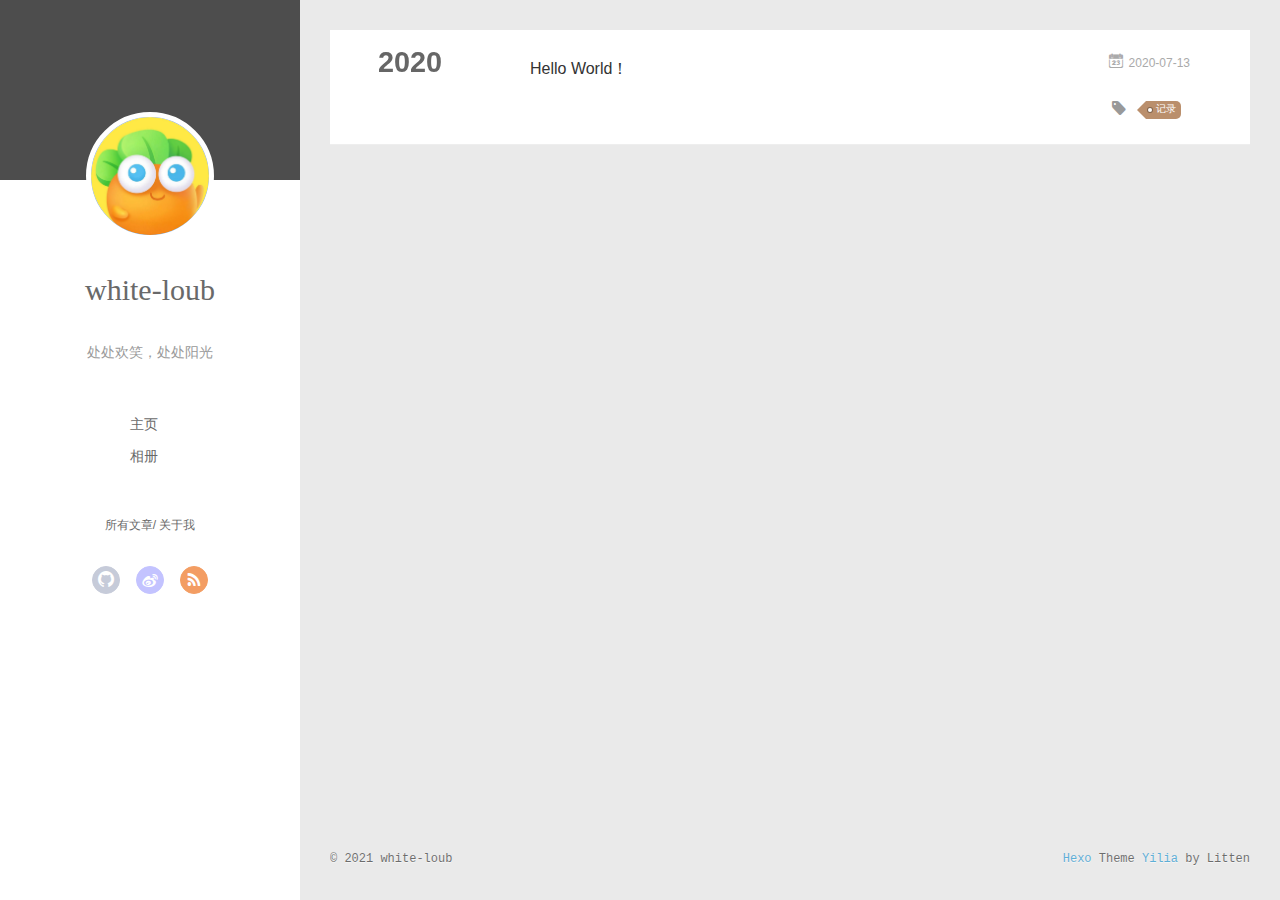
<file: tags/记录/index.html>
<!DOCTYPE html>
<html>
<head>
  <meta charset="utf-8">
  
  <meta name="renderer" content="webkit">
  <meta http-equiv="X-UA-Compatible" content="IE=edge" >
  <link rel="dns-prefetch" href="https://white-loub.github.io">
  <title>Tag: 记录 | white-loub的博客</title>
  <meta name="viewport" content="width=device-width, initial-scale=1, maximum-scale=1">
  <meta name="description" content="处处欢笑，处处阳光，未来可期，满怀期待！">
<meta property="og:type" content="website">
<meta property="og:title" content="white-loub的博客">
<meta property="og:url" content="https://white-loub.github.io/tags/%E8%AE%B0%E5%BD%95/index.html">
<meta property="og:site_name" content="white-loub的博客">
<meta property="og:description" content="处处欢笑，处处阳光，未来可期，满怀期待！">
<meta property="og:locale" content="en_US">
<meta property="article:author" content="white-loub">
<meta property="article:tag" content="计算机，人工智能，嵌入式，开发，学习，大学生">
<meta name="twitter:card" content="summary">
  
    <link rel="alternative" href="/atom.xml" title="white-loub的博客" type="application/atom+xml">
  
  
    <link rel="icon" href="/assets/img/favicon.png">
  
  <link rel="stylesheet" type="text/css" href="/./main.0cf68a.css">
  <style type="text/css">
  
    #container.show {
      background: linear-gradient(200deg,#a0cfe4,#e8c37e);
    }
  </style>
  

  
<script>
var _hmt = _hmt || [];
(function() {
	var hm = document.createElement("script");
	hm.src = "https://hm.baidu.com/hm.js?3c4d6f11db073aca02838e9a3420c150";
	var s = document.getElementsByTagName("script")[0]; 
	s.parentNode.insertBefore(hm, s);
})();
</script>


<meta name="generator" content="Hexo 4.2.1"></head>

<body>
  <div id="container" q-class="show:isCtnShow">
    <canvas id="anm-canvas" class="anm-canvas"></canvas>
    <div class="left-col" q-class="show:isShow">
      
<div class="overlay" style="background: #4d4d4d"></div>
<div class="intrude-less">
	<header id="header" class="inner">
		<a href="/" class="profilepic">
			<img src="/assets/img/loub.jpg" class="js-avatar">
		</a>
		<hgroup>
		  <h1 class="header-author"><a href="/">white-loub</a></h1>
		</hgroup>
		
		<p class="header-subtitle">处处欢笑，处处阳光</p>
		

		<nav class="header-menu">
			<ul>
			
				<li><a href="/">主页</a></li>
	        
				<li><a href="/photos">相册</a></li>
	        
			</ul>
		</nav>
		<nav class="header-smart-menu">
    		
    			
    			<a q-on="click: openSlider(e, 'innerArchive')" href="javascript:void(0)">所有文章</a>
    			
            
    			
            
    			
    			<a q-on="click: openSlider(e, 'aboutme')" href="javascript:void(0)">关于我</a>
    			
            
		</nav>
		<nav class="header-nav">
			<div class="social">
				
					<a class="github" target="_blank" href="https://github.com/white-loub" title="github"><i class="icon-github"></i></a>
		        
					<a class="weibo" target="_blank" href="https://weibo.com/u/2168322495" title="weibo"><i class="icon-weibo"></i></a>
		        
					<a class="rss" target="_blank" href="/atom.xml" title="rss"><i class="icon-rss"></i></a>
		        
			</div>
		</nav>
	</header>		
</div>

    </div>
    <div class="mid-col" q-class="show:isShow,hide:isShow|isFalse">
      
<nav id="mobile-nav">
  	<div class="overlay js-overlay" style="background: #4d4d4d"></div>
	<div class="btnctn js-mobile-btnctn">
  		<div class="slider-trigger list" q-on="click: openSlider(e)"><i class="icon icon-sort"></i></div>
	</div>
	<div class="intrude-less">
		<header id="header" class="inner">
			<div class="profilepic">
				<img src="/assets/img/loub.jpg" class="js-avatar">
			</div>
			<hgroup>
			  <h1 class="header-author js-header-author">white-loub</h1>
			</hgroup>
			
			<p class="header-subtitle"><i class="icon icon-quo-left"></i>处处欢笑，处处阳光<i class="icon icon-quo-right"></i></p>
			
			
			
				
			
				
			
			
			
			<nav class="header-nav">
				<div class="social">
					
						<a class="github" target="_blank" href="https://github.com/white-loub" title="github"><i class="icon-github"></i></a>
			        
						<a class="weibo" target="_blank" href="https://weibo.com/u/2168322495" title="weibo"><i class="icon-weibo"></i></a>
			        
						<a class="rss" target="_blank" href="/atom.xml" title="rss"><i class="icon-rss"></i></a>
			        
				</div>
			</nav>

			<nav class="header-menu js-header-menu">
				<ul style="width: 50%">
				
				
					<li style="width: 50%"><a href="/">主页</a></li>
		        
					<li style="width: 50%"><a href="/photos">相册</a></li>
		        
				</ul>
			</nav>
		</header>				
	</div>
	<div class="mobile-mask" style="display:none" q-show="isShow"></div>
</nav>

      <div id="wrapper" class="body-wrap">
        <div class="menu-l">
          <div class="canvas-wrap">
            <canvas data-colors="#eaeaea" data-sectionHeight="100" data-contentId="js-content" id="myCanvas1" class="anm-canvas"></canvas>
          </div>
          <div id="js-content" class="content-ll">
            
  
  
    
    
      
      
      <section class="archives-wrap">
        <div class="archive-year-wrap">
          <a href="/archives/2020" class="archive-year">2020</a>
        </div>
        <div class="archives">
    
    <article class="archive-article archive-type-post">
  <div class="archive-article-inner">
    <header class="archive-article-header">
      	<div class="article-meta">
	      	<a href="/2020/07/13/Hello%20World%EF%BC%81/" class="archive-article-date">
  	<time datetime="2020-07-13T14:06:00.000Z" itemprop="datePublished"><i class="icon-calendar icon"></i>2020-07-13</time>
</a>
        </div>
    	 
  
    <h1 itemprop="name">
      <a class="archive-article-title" href="/2020/07/13/Hello%20World%EF%BC%81/">Hello World！</a>
    </h1>
  

        <div class="article-info info-on-right">
          
	<div class="article-tag tagcloud">
		<i class="icon-price-tags icon"></i>
		<ul class="article-tag-list">
			 
        		<li class="article-tag-list-item">
        			<a href="javascript:void(0)" class="js-tag article-tag-list-link color3">记录</a>
        		</li>
      		
		</ul>
	</div>

          

        </div>
        <div class="clearfix"></div>
    </header>
  </div>
</article>
  
  
    </div></section>
  

    


          </div>
        </div>
      </div>
      <footer id="footer">
  <div class="outer">
    <div id="footer-info">
    	<div class="footer-left">
    		&copy; 2021 white-loub
    	</div>
      	<div class="footer-right">
      		<a href="http://hexo.io/" target="_blank">Hexo</a>  Theme <a href="https://github.com/litten/hexo-theme-yilia" target="_blank">Yilia</a> by Litten
      	</div>
    </div>
  </div>
</footer>
    </div>
    <script>
	var yiliaConfig = {
		mathjax: false,
		isHome: false,
		isPost: false,
		isArchive: false,
		isTag: true,
		isCategory: false,
		open_in_new: false,
		toc_hide_index: true,
		root: "/",
		innerArchive: true,
		showTags: false
	}
</script>

<script>!function(t){function n(e){if(r[e])return r[e].exports;var i=r[e]={exports:{},id:e,loaded:!1};return t[e].call(i.exports,i,i.exports,n),i.loaded=!0,i.exports}var r={};n.m=t,n.c=r,n.p="./",n(0)}([function(t,n,r){r(195),t.exports=r(191)},function(t,n,r){var e=r(3),i=r(52),o=r(27),u=r(28),c=r(53),f="prototype",a=function(t,n,r){var s,l,h,v,p=t&a.F,d=t&a.G,y=t&a.S,g=t&a.P,b=t&a.B,m=d?e:y?e[n]||(e[n]={}):(e[n]||{})[f],x=d?i:i[n]||(i[n]={}),w=x[f]||(x[f]={});d&&(r=n);for(s in r)l=!p&&m&&void 0!==m[s],h=(l?m:r)[s],v=b&&l?c(h,e):g&&"function"==typeof h?c(Function.call,h):h,m&&u(m,s,h,t&a.U),x[s]!=h&&o(x,s,v),g&&w[s]!=h&&(w[s]=h)};e.core=i,a.F=1,a.G=2,a.S=4,a.P=8,a.B=16,a.W=32,a.U=64,a.R=128,t.exports=a},function(t,n,r){var e=r(6);t.exports=function(t){if(!e(t))throw TypeError(t+" is not an object!");return t}},function(t,n){var r=t.exports="undefined"!=typeof window&&window.Math==Math?window:"undefined"!=typeof self&&self.Math==Math?self:Function("return this")();"number"==typeof __g&&(__g=r)},function(t,n){t.exports=function(t){try{return!!t()}catch(t){return!0}}},function(t,n){var r=t.exports="undefined"!=typeof window&&window.Math==Math?window:"undefined"!=typeof self&&self.Math==Math?self:Function("return this")();"number"==typeof __g&&(__g=r)},function(t,n){t.exports=function(t){return"object"==typeof t?null!==t:"function"==typeof t}},function(t,n,r){var e=r(126)("wks"),i=r(76),o=r(3).Symbol,u="function"==typeof o;(t.exports=function(t){return e[t]||(e[t]=u&&o[t]||(u?o:i)("Symbol."+t))}).store=e},function(t,n){var r={}.hasOwnProperty;t.exports=function(t,n){return r.call(t,n)}},function(t,n,r){var e=r(94),i=r(33);t.exports=function(t){return e(i(t))}},function(t,n,r){t.exports=!r(4)(function(){return 7!=Object.defineProperty({},"a",{get:function(){return 7}}).a})},function(t,n,r){var e=r(2),i=r(167),o=r(50),u=Object.defineProperty;n.f=r(10)?Object.defineProperty:function(t,n,r){if(e(t),n=o(n,!0),e(r),i)try{return u(t,n,r)}catch(t){}if("get"in r||"set"in r)throw TypeError("Accessors not supported!");return"value"in r&&(t[n]=r.value),t}},function(t,n,r){t.exports=!r(18)(function(){return 7!=Object.defineProperty({},"a",{get:function(){return 7}}).a})},function(t,n,r){var e=r(14),i=r(22);t.exports=r(12)?function(t,n,r){return e.f(t,n,i(1,r))}:function(t,n,r){return t[n]=r,t}},function(t,n,r){var e=r(20),i=r(58),o=r(42),u=Object.defineProperty;n.f=r(12)?Object.defineProperty:function(t,n,r){if(e(t),n=o(n,!0),e(r),i)try{return u(t,n,r)}catch(t){}if("get"in r||"set"in r)throw TypeError("Accessors not supported!");return"value"in r&&(t[n]=r.value),t}},function(t,n,r){var e=r(40)("wks"),i=r(23),o=r(5).Symbol,u="function"==typeof o;(t.exports=function(t){return e[t]||(e[t]=u&&o[t]||(u?o:i)("Symbol."+t))}).store=e},function(t,n,r){var e=r(67),i=Math.min;t.exports=function(t){return t>0?i(e(t),9007199254740991):0}},function(t,n,r){var e=r(46);t.exports=function(t){return Object(e(t))}},function(t,n){t.exports=function(t){try{return!!t()}catch(t){return!0}}},function(t,n,r){var e=r(63),i=r(34);t.exports=Object.keys||function(t){return e(t,i)}},function(t,n,r){var e=r(21);t.exports=function(t){if(!e(t))throw TypeError(t+" is not an object!");return t}},function(t,n){t.exports=function(t){return"object"==typeof t?null!==t:"function"==typeof t}},function(t,n){t.exports=function(t,n){return{enumerable:!(1&t),configurable:!(2&t),writable:!(4&t),value:n}}},function(t,n){var r=0,e=Math.random();t.exports=function(t){return"Symbol(".concat(void 0===t?"":t,")_",(++r+e).toString(36))}},function(t,n){var r={}.hasOwnProperty;t.exports=function(t,n){return r.call(t,n)}},function(t,n){var r=t.exports={version:"2.4.0"};"number"==typeof __e&&(__e=r)},function(t,n){t.exports=function(t){if("function"!=typeof t)throw TypeError(t+" is not a function!");return t}},function(t,n,r){var e=r(11),i=r(66);t.exports=r(10)?function(t,n,r){return e.f(t,n,i(1,r))}:function(t,n,r){return t[n]=r,t}},function(t,n,r){var e=r(3),i=r(27),o=r(24),u=r(76)("src"),c="toString",f=Function[c],a=(""+f).split(c);r(52).inspectSource=function(t){return f.call(t)},(t.exports=function(t,n,r,c){var f="function"==typeof r;f&&(o(r,"name")||i(r,"name",n)),t[n]!==r&&(f&&(o(r,u)||i(r,u,t[n]?""+t[n]:a.join(String(n)))),t===e?t[n]=r:c?t[n]?t[n]=r:i(t,n,r):(delete t[n],i(t,n,r)))})(Function.prototype,c,function(){return"function"==typeof this&&this[u]||f.call(this)})},function(t,n,r){var e=r(1),i=r(4),o=r(46),u=function(t,n,r,e){var i=String(o(t)),u="<"+n;return""!==r&&(u+=" "+r+'="'+String(e).replace(/"/g,"&quot;")+'"'),u+">"+i+"</"+n+">"};t.exports=function(t,n){var r={};r[t]=n(u),e(e.P+e.F*i(function(){var n=""[t]('"');return n!==n.toLowerCase()||n.split('"').length>3}),"String",r)}},function(t,n,r){var e=r(115),i=r(46);t.exports=function(t){return e(i(t))}},function(t,n,r){var e=r(116),i=r(66),o=r(30),u=r(50),c=r(24),f=r(167),a=Object.getOwnPropertyDescriptor;n.f=r(10)?a:function(t,n){if(t=o(t),n=u(n,!0),f)try{return a(t,n)}catch(t){}if(c(t,n))return i(!e.f.call(t,n),t[n])}},function(t,n,r){var e=r(24),i=r(17),o=r(145)("IE_PROTO"),u=Object.prototype;t.exports=Object.getPrototypeOf||function(t){return t=i(t),e(t,o)?t[o]:"function"==typeof t.constructor&&t instanceof t.constructor?t.constructor.prototype:t instanceof Object?u:null}},function(t,n){t.exports=function(t){if(void 0==t)throw TypeError("Can't call method on  "+t);return t}},function(t,n){t.exports="constructor,hasOwnProperty,isPrototypeOf,propertyIsEnumerable,toLocaleString,toString,valueOf".split(",")},function(t,n){t.exports={}},function(t,n){t.exports=!0},function(t,n){n.f={}.propertyIsEnumerable},function(t,n,r){var e=r(14).f,i=r(8),o=r(15)("toStringTag");t.exports=function(t,n,r){t&&!i(t=r?t:t.prototype,o)&&e(t,o,{configurable:!0,value:n})}},function(t,n,r){var e=r(40)("keys"),i=r(23);t.exports=function(t){return e[t]||(e[t]=i(t))}},function(t,n,r){var e=r(5),i="__core-js_shared__",o=e[i]||(e[i]={});t.exports=function(t){return o[t]||(o[t]={})}},function(t,n){var r=Math.ceil,e=Math.floor;t.exports=function(t){return isNaN(t=+t)?0:(t>0?e:r)(t)}},function(t,n,r){var e=r(21);t.exports=function(t,n){if(!e(t))return t;var r,i;if(n&&"function"==typeof(r=t.toString)&&!e(i=r.call(t)))return i;if("function"==typeof(r=t.valueOf)&&!e(i=r.call(t)))return i;if(!n&&"function"==typeof(r=t.toString)&&!e(i=r.call(t)))return i;throw TypeError("Can't convert object to primitive value")}},function(t,n,r){var e=r(5),i=r(25),o=r(36),u=r(44),c=r(14).f;t.exports=function(t){var n=i.Symbol||(i.Symbol=o?{}:e.Symbol||{});"_"==t.charAt(0)||t in n||c(n,t,{value:u.f(t)})}},function(t,n,r){n.f=r(15)},function(t,n){var r={}.toString;t.exports=function(t){return r.call(t).slice(8,-1)}},function(t,n){t.exports=function(t){if(void 0==t)throw TypeError("Can't call method on  "+t);return t}},function(t,n,r){var e=r(4);t.exports=function(t,n){return!!t&&e(function(){n?t.call(null,function(){},1):t.call(null)})}},function(t,n,r){var e=r(53),i=r(115),o=r(17),u=r(16),c=r(203);t.exports=function(t,n){var r=1==t,f=2==t,a=3==t,s=4==t,l=6==t,h=5==t||l,v=n||c;return function(n,c,p){for(var d,y,g=o(n),b=i(g),m=e(c,p,3),x=u(b.length),w=0,S=r?v(n,x):f?v(n,0):void 0;x>w;w++)if((h||w in b)&&(d=b[w],y=m(d,w,g),t))if(r)S[w]=y;else if(y)switch(t){case 3:return!0;case 5:return d;case 6:return w;case 2:S.push(d)}else if(s)return!1;return l?-1:a||s?s:S}}},function(t,n,r){var e=r(1),i=r(52),o=r(4);t.exports=function(t,n){var r=(i.Object||{})[t]||Object[t],u={};u[t]=n(r),e(e.S+e.F*o(function(){r(1)}),"Object",u)}},function(t,n,r){var e=r(6);t.exports=function(t,n){if(!e(t))return t;var r,i;if(n&&"function"==typeof(r=t.toString)&&!e(i=r.call(t)))return i;if("function"==typeof(r=t.valueOf)&&!e(i=r.call(t)))return i;if(!n&&"function"==typeof(r=t.toString)&&!e(i=r.call(t)))return i;throw TypeError("Can't convert object to primitive value")}},function(t,n,r){var e=r(5),i=r(25),o=r(91),u=r(13),c="prototype",f=function(t,n,r){var a,s,l,h=t&f.F,v=t&f.G,p=t&f.S,d=t&f.P,y=t&f.B,g=t&f.W,b=v?i:i[n]||(i[n]={}),m=b[c],x=v?e:p?e[n]:(e[n]||{})[c];v&&(r=n);for(a in r)(s=!h&&x&&void 0!==x[a])&&a in b||(l=s?x[a]:r[a],b[a]=v&&"function"!=typeof x[a]?r[a]:y&&s?o(l,e):g&&x[a]==l?function(t){var n=function(n,r,e){if(this instanceof t){switch(arguments.length){case 0:return new t;case 1:return new t(n);case 2:return new t(n,r)}return new t(n,r,e)}return t.apply(this,arguments)};return n[c]=t[c],n}(l):d&&"function"==typeof l?o(Function.call,l):l,d&&((b.virtual||(b.virtual={}))[a]=l,t&f.R&&m&&!m[a]&&u(m,a,l)))};f.F=1,f.G=2,f.S=4,f.P=8,f.B=16,f.W=32,f.U=64,f.R=128,t.exports=f},function(t,n){var r=t.exports={version:"2.4.0"};"number"==typeof __e&&(__e=r)},function(t,n,r){var e=r(26);t.exports=function(t,n,r){if(e(t),void 0===n)return t;switch(r){case 1:return function(r){return t.call(n,r)};case 2:return function(r,e){return t.call(n,r,e)};case 3:return function(r,e,i){return t.call(n,r,e,i)}}return function(){return t.apply(n,arguments)}}},function(t,n,r){var e=r(183),i=r(1),o=r(126)("metadata"),u=o.store||(o.store=new(r(186))),c=function(t,n,r){var i=u.get(t);if(!i){if(!r)return;u.set(t,i=new e)}var o=i.get(n);if(!o){if(!r)return;i.set(n,o=new e)}return o},f=function(t,n,r){var e=c(n,r,!1);return void 0!==e&&e.has(t)},a=function(t,n,r){var e=c(n,r,!1);return void 0===e?void 0:e.get(t)},s=function(t,n,r,e){c(r,e,!0).set(t,n)},l=function(t,n){var r=c(t,n,!1),e=[];return r&&r.forEach(function(t,n){e.push(n)}),e},h=function(t){return void 0===t||"symbol"==typeof t?t:String(t)},v=function(t){i(i.S,"Reflect",t)};t.exports={store:u,map:c,has:f,get:a,set:s,keys:l,key:h,exp:v}},function(t,n,r){"use strict";if(r(10)){var e=r(69),i=r(3),o=r(4),u=r(1),c=r(127),f=r(152),a=r(53),s=r(68),l=r(66),h=r(27),v=r(73),p=r(67),d=r(16),y=r(75),g=r(50),b=r(24),m=r(180),x=r(114),w=r(6),S=r(17),_=r(137),O=r(70),E=r(32),P=r(71).f,j=r(154),F=r(76),M=r(7),A=r(48),N=r(117),T=r(146),I=r(155),k=r(80),L=r(123),R=r(74),C=r(130),D=r(160),U=r(11),W=r(31),G=U.f,B=W.f,V=i.RangeError,z=i.TypeError,q=i.Uint8Array,K="ArrayBuffer",J="Shared"+K,Y="BYTES_PER_ELEMENT",H="prototype",$=Array[H],X=f.ArrayBuffer,Q=f.DataView,Z=A(0),tt=A(2),nt=A(3),rt=A(4),et=A(5),it=A(6),ot=N(!0),ut=N(!1),ct=I.values,ft=I.keys,at=I.entries,st=$.lastIndexOf,lt=$.reduce,ht=$.reduceRight,vt=$.join,pt=$.sort,dt=$.slice,yt=$.toString,gt=$.toLocaleString,bt=M("iterator"),mt=M("toStringTag"),xt=F("typed_constructor"),wt=F("def_constructor"),St=c.CONSTR,_t=c.TYPED,Ot=c.VIEW,Et="Wrong length!",Pt=A(1,function(t,n){return Tt(T(t,t[wt]),n)}),jt=o(function(){return 1===new q(new Uint16Array([1]).buffer)[0]}),Ft=!!q&&!!q[H].set&&o(function(){new q(1).set({})}),Mt=function(t,n){if(void 0===t)throw z(Et);var r=+t,e=d(t);if(n&&!m(r,e))throw V(Et);return e},At=function(t,n){var r=p(t);if(r<0||r%n)throw V("Wrong offset!");return r},Nt=function(t){if(w(t)&&_t in t)return t;throw z(t+" is not a typed array!")},Tt=function(t,n){if(!(w(t)&&xt in t))throw z("It is not a typed array constructor!");return new t(n)},It=function(t,n){return kt(T(t,t[wt]),n)},kt=function(t,n){for(var r=0,e=n.length,i=Tt(t,e);e>r;)i[r]=n[r++];return i},Lt=function(t,n,r){G(t,n,{get:function(){return this._d[r]}})},Rt=function(t){var n,r,e,i,o,u,c=S(t),f=arguments.length,s=f>1?arguments[1]:void 0,l=void 0!==s,h=j(c);if(void 0!=h&&!_(h)){for(u=h.call(c),e=[],n=0;!(o=u.next()).done;n++)e.push(o.value);c=e}for(l&&f>2&&(s=a(s,arguments[2],2)),n=0,r=d(c.length),i=Tt(this,r);r>n;n++)i[n]=l?s(c[n],n):c[n];return i},Ct=function(){for(var t=0,n=arguments.length,r=Tt(this,n);n>t;)r[t]=arguments[t++];return r},Dt=!!q&&o(function(){gt.call(new q(1))}),Ut=function(){return gt.apply(Dt?dt.call(Nt(this)):Nt(this),arguments)},Wt={copyWithin:function(t,n){return D.call(Nt(this),t,n,arguments.length>2?arguments[2]:void 0)},every:function(t){return rt(Nt(this),t,arguments.length>1?arguments[1]:void 0)},fill:function(t){return C.apply(Nt(this),arguments)},filter:function(t){return It(this,tt(Nt(this),t,arguments.length>1?arguments[1]:void 0))},find:function(t){return et(Nt(this),t,arguments.length>1?arguments[1]:void 0)},findIndex:function(t){return it(Nt(this),t,arguments.length>1?arguments[1]:void 0)},forEach:function(t){Z(Nt(this),t,arguments.length>1?arguments[1]:void 0)},indexOf:function(t){return ut(Nt(this),t,arguments.length>1?arguments[1]:void 0)},includes:function(t){return ot(Nt(this),t,arguments.length>1?arguments[1]:void 0)},join:function(t){return vt.apply(Nt(this),arguments)},lastIndexOf:function(t){return st.apply(Nt(this),arguments)},map:function(t){return Pt(Nt(this),t,arguments.length>1?arguments[1]:void 0)},reduce:function(t){return lt.apply(Nt(this),arguments)},reduceRight:function(t){return ht.apply(Nt(this),arguments)},reverse:function(){for(var t,n=this,r=Nt(n).length,e=Math.floor(r/2),i=0;i<e;)t=n[i],n[i++]=n[--r],n[r]=t;return n},some:function(t){return nt(Nt(this),t,arguments.length>1?arguments[1]:void 0)},sort:function(t){return pt.call(Nt(this),t)},subarray:function(t,n){var r=Nt(this),e=r.length,i=y(t,e);return new(T(r,r[wt]))(r.buffer,r.byteOffset+i*r.BYTES_PER_ELEMENT,d((void 0===n?e:y(n,e))-i))}},Gt=function(t,n){return It(this,dt.call(Nt(this),t,n))},Bt=function(t){Nt(this);var n=At(arguments[1],1),r=this.length,e=S(t),i=d(e.length),o=0;if(i+n>r)throw V(Et);for(;o<i;)this[n+o]=e[o++]},Vt={entries:function(){return at.call(Nt(this))},keys:function(){return ft.call(Nt(this))},values:function(){return ct.call(Nt(this))}},zt=function(t,n){return w(t)&&t[_t]&&"symbol"!=typeof n&&n in t&&String(+n)==String(n)},qt=function(t,n){return zt(t,n=g(n,!0))?l(2,t[n]):B(t,n)},Kt=function(t,n,r){return!(zt(t,n=g(n,!0))&&w(r)&&b(r,"value"))||b(r,"get")||b(r,"set")||r.configurable||b(r,"writable")&&!r.writable||b(r,"enumerable")&&!r.enumerable?G(t,n,r):(t[n]=r.value,t)};St||(W.f=qt,U.f=Kt),u(u.S+u.F*!St,"Object",{getOwnPropertyDescriptor:qt,defineProperty:Kt}),o(function(){yt.call({})})&&(yt=gt=function(){return vt.call(this)});var Jt=v({},Wt);v(Jt,Vt),h(Jt,bt,Vt.values),v(Jt,{slice:Gt,set:Bt,constructor:function(){},toString:yt,toLocaleString:Ut}),Lt(Jt,"buffer","b"),Lt(Jt,"byteOffset","o"),Lt(Jt,"byteLength","l"),Lt(Jt,"length","e"),G(Jt,mt,{get:function(){return this[_t]}}),t.exports=function(t,n,r,f){f=!!f;var a=t+(f?"Clamped":"")+"Array",l="Uint8Array"!=a,v="get"+t,p="set"+t,y=i[a],g=y||{},b=y&&E(y),m=!y||!c.ABV,S={},_=y&&y[H],j=function(t,r){var e=t._d;return e.v[v](r*n+e.o,jt)},F=function(t,r,e){var i=t._d;f&&(e=(e=Math.round(e))<0?0:e>255?255:255&e),i.v[p](r*n+i.o,e,jt)},M=function(t,n){G(t,n,{get:function(){return j(this,n)},set:function(t){return F(this,n,t)},enumerable:!0})};m?(y=r(function(t,r,e,i){s(t,y,a,"_d");var o,u,c,f,l=0,v=0;if(w(r)){if(!(r instanceof X||(f=x(r))==K||f==J))return _t in r?kt(y,r):Rt.call(y,r);o=r,v=At(e,n);var p=r.byteLength;if(void 0===i){if(p%n)throw V(Et);if((u=p-v)<0)throw V(Et)}else if((u=d(i)*n)+v>p)throw V(Et);c=u/n}else c=Mt(r,!0),u=c*n,o=new X(u);for(h(t,"_d",{b:o,o:v,l:u,e:c,v:new Q(o)});l<c;)M(t,l++)}),_=y[H]=O(Jt),h(_,"constructor",y)):L(function(t){new y(null),new y(t)},!0)||(y=r(function(t,r,e,i){s(t,y,a);var o;return w(r)?r instanceof X||(o=x(r))==K||o==J?void 0!==i?new g(r,At(e,n),i):void 0!==e?new g(r,At(e,n)):new g(r):_t in r?kt(y,r):Rt.call(y,r):new g(Mt(r,l))}),Z(b!==Function.prototype?P(g).concat(P(b)):P(g),function(t){t in y||h(y,t,g[t])}),y[H]=_,e||(_.constructor=y));var A=_[bt],N=!!A&&("values"==A.name||void 0==A.name),T=Vt.values;h(y,xt,!0),h(_,_t,a),h(_,Ot,!0),h(_,wt,y),(f?new y(1)[mt]==a:mt in _)||G(_,mt,{get:function(){return a}}),S[a]=y,u(u.G+u.W+u.F*(y!=g),S),u(u.S,a,{BYTES_PER_ELEMENT:n,from:Rt,of:Ct}),Y in _||h(_,Y,n),u(u.P,a,Wt),R(a),u(u.P+u.F*Ft,a,{set:Bt}),u(u.P+u.F*!N,a,Vt),u(u.P+u.F*(_.toString!=yt),a,{toString:yt}),u(u.P+u.F*o(function(){new y(1).slice()}),a,{slice:Gt}),u(u.P+u.F*(o(function(){return[1,2].toLocaleString()!=new y([1,2]).toLocaleString()})||!o(function(){_.toLocaleString.call([1,2])})),a,{toLocaleString:Ut}),k[a]=N?A:T,e||N||h(_,bt,T)}}else t.exports=function(){}},function(t,n){var r={}.toString;t.exports=function(t){return r.call(t).slice(8,-1)}},function(t,n,r){var e=r(21),i=r(5).document,o=e(i)&&e(i.createElement);t.exports=function(t){return o?i.createElement(t):{}}},function(t,n,r){t.exports=!r(12)&&!r(18)(function(){return 7!=Object.defineProperty(r(57)("div"),"a",{get:function(){return 7}}).a})},function(t,n,r){"use strict";var e=r(36),i=r(51),o=r(64),u=r(13),c=r(8),f=r(35),a=r(96),s=r(38),l=r(103),h=r(15)("iterator"),v=!([].keys&&"next"in[].keys()),p="keys",d="values",y=function(){return this};t.exports=function(t,n,r,g,b,m,x){a(r,n,g);var w,S,_,O=function(t){if(!v&&t in F)return F[t];switch(t){case p:case d:return function(){return new r(this,t)}}return function(){return new r(this,t)}},E=n+" Iterator",P=b==d,j=!1,F=t.prototype,M=F[h]||F["@@iterator"]||b&&F[b],A=M||O(b),N=b?P?O("entries"):A:void 0,T="Array"==n?F.entries||M:M;if(T&&(_=l(T.call(new t)))!==Object.prototype&&(s(_,E,!0),e||c(_,h)||u(_,h,y)),P&&M&&M.name!==d&&(j=!0,A=function(){return M.call(this)}),e&&!x||!v&&!j&&F[h]||u(F,h,A),f[n]=A,f[E]=y,b)if(w={values:P?A:O(d),keys:m?A:O(p),entries:N},x)for(S in w)S in F||o(F,S,w[S]);else i(i.P+i.F*(v||j),n,w);return w}},function(t,n,r){var e=r(20),i=r(100),o=r(34),u=r(39)("IE_PROTO"),c=function(){},f="prototype",a=function(){var t,n=r(57)("iframe"),e=o.length;for(n.style.display="none",r(93).appendChild(n),n.src="javascript:",t=n.contentWindow.document,t.open(),t.write("<script>document.F=Object<\/script>"),t.close(),a=t.F;e--;)delete a[f][o[e]];return a()};t.exports=Object.create||function(t,n){var r;return null!==t?(c[f]=e(t),r=new c,c[f]=null,r[u]=t):r=a(),void 0===n?r:i(r,n)}},function(t,n,r){var e=r(63),i=r(34).concat("length","prototype");n.f=Object.getOwnPropertyNames||function(t){return e(t,i)}},function(t,n){n.f=Object.getOwnPropertySymbols},function(t,n,r){var e=r(8),i=r(9),o=r(90)(!1),u=r(39)("IE_PROTO");t.exports=function(t,n){var r,c=i(t),f=0,a=[];for(r in c)r!=u&&e(c,r)&&a.push(r);for(;n.length>f;)e(c,r=n[f++])&&(~o(a,r)||a.push(r));return a}},function(t,n,r){t.exports=r(13)},function(t,n,r){var e=r(76)("meta"),i=r(6),o=r(24),u=r(11).f,c=0,f=Object.isExtensible||function(){return!0},a=!r(4)(function(){return f(Object.preventExtensions({}))}),s=function(t){u(t,e,{value:{i:"O"+ ++c,w:{}}})},l=function(t,n){if(!i(t))return"symbol"==typeof t?t:("string"==typeof t?"S":"P")+t;if(!o(t,e)){if(!f(t))return"F";if(!n)return"E";s(t)}return t[e].i},h=function(t,n){if(!o(t,e)){if(!f(t))return!0;if(!n)return!1;s(t)}return t[e].w},v=function(t){return a&&p.NEED&&f(t)&&!o(t,e)&&s(t),t},p=t.exports={KEY:e,NEED:!1,fastKey:l,getWeak:h,onFreeze:v}},function(t,n){t.exports=function(t,n){return{enumerable:!(1&t),configurable:!(2&t),writable:!(4&t),value:n}}},function(t,n){var r=Math.ceil,e=Math.floor;t.exports=function(t){return isNaN(t=+t)?0:(t>0?e:r)(t)}},function(t,n){t.exports=function(t,n,r,e){if(!(t instanceof n)||void 0!==e&&e in t)throw TypeError(r+": incorrect invocation!");return t}},function(t,n){t.exports=!1},function(t,n,r){var e=r(2),i=r(173),o=r(133),u=r(145)("IE_PROTO"),c=function(){},f="prototype",a=function(){var t,n=r(132)("iframe"),e=o.length;for(n.style.display="none",r(135).appendChild(n),n.src="javascript:",t=n.contentWindow.document,t.open(),t.write("<script>document.F=Object<\/script>"),t.close(),a=t.F;e--;)delete a[f][o[e]];return a()};t.exports=Object.create||function(t,n){var r;return null!==t?(c[f]=e(t),r=new c,c[f]=null,r[u]=t):r=a(),void 0===n?r:i(r,n)}},function(t,n,r){var e=r(175),i=r(133).concat("length","prototype");n.f=Object.getOwnPropertyNames||function(t){return e(t,i)}},function(t,n,r){var e=r(175),i=r(133);t.exports=Object.keys||function(t){return e(t,i)}},function(t,n,r){var e=r(28);t.exports=function(t,n,r){for(var i in n)e(t,i,n[i],r);return t}},function(t,n,r){"use strict";var e=r(3),i=r(11),o=r(10),u=r(7)("species");t.exports=function(t){var n=e[t];o&&n&&!n[u]&&i.f(n,u,{configurable:!0,get:function(){return this}})}},function(t,n,r){var e=r(67),i=Math.max,o=Math.min;t.exports=function(t,n){return t=e(t),t<0?i(t+n,0):o(t,n)}},function(t,n){var r=0,e=Math.random();t.exports=function(t){return"Symbol(".concat(void 0===t?"":t,")_",(++r+e).toString(36))}},function(t,n,r){var e=r(33);t.exports=function(t){return Object(e(t))}},function(t,n,r){var e=r(7)("unscopables"),i=Array.prototype;void 0==i[e]&&r(27)(i,e,{}),t.exports=function(t){i[e][t]=!0}},function(t,n,r){var e=r(53),i=r(169),o=r(137),u=r(2),c=r(16),f=r(154),a={},s={},n=t.exports=function(t,n,r,l,h){var v,p,d,y,g=h?function(){return t}:f(t),b=e(r,l,n?2:1),m=0;if("function"!=typeof g)throw TypeError(t+" is not iterable!");if(o(g)){for(v=c(t.length);v>m;m++)if((y=n?b(u(p=t[m])[0],p[1]):b(t[m]))===a||y===s)return y}else for(d=g.call(t);!(p=d.next()).done;)if((y=i(d,b,p.value,n))===a||y===s)return y};n.BREAK=a,n.RETURN=s},function(t,n){t.exports={}},function(t,n,r){var e=r(11).f,i=r(24),o=r(7)("toStringTag");t.exports=function(t,n,r){t&&!i(t=r?t:t.prototype,o)&&e(t,o,{configurable:!0,value:n})}},function(t,n,r){var e=r(1),i=r(46),o=r(4),u=r(150),c="["+u+"]",f="​",a=RegExp("^"+c+c+"*"),s=RegExp(c+c+"*$"),l=function(t,n,r){var i={},c=o(function(){return!!u[t]()||f[t]()!=f}),a=i[t]=c?n(h):u[t];r&&(i[r]=a),e(e.P+e.F*c,"String",i)},h=l.trim=function(t,n){return t=String(i(t)),1&n&&(t=t.replace(a,"")),2&n&&(t=t.replace(s,"")),t};t.exports=l},function(t,n,r){t.exports={default:r(86),__esModule:!0}},function(t,n,r){t.exports={default:r(87),__esModule:!0}},function(t,n,r){"use strict";function e(t){return t&&t.__esModule?t:{default:t}}n.__esModule=!0;var i=r(84),o=e(i),u=r(83),c=e(u),f="function"==typeof c.default&&"symbol"==typeof o.default?function(t){return typeof t}:function(t){return t&&"function"==typeof c.default&&t.constructor===c.default&&t!==c.default.prototype?"symbol":typeof t};n.default="function"==typeof c.default&&"symbol"===f(o.default)?function(t){return void 0===t?"undefined":f(t)}:function(t){return t&&"function"==typeof c.default&&t.constructor===c.default&&t!==c.default.prototype?"symbol":void 0===t?"undefined":f(t)}},function(t,n,r){r(110),r(108),r(111),r(112),t.exports=r(25).Symbol},function(t,n,r){r(109),r(113),t.exports=r(44).f("iterator")},function(t,n){t.exports=function(t){if("function"!=typeof t)throw TypeError(t+" is not a function!");return t}},function(t,n){t.exports=function(){}},function(t,n,r){var e=r(9),i=r(106),o=r(105);t.exports=function(t){return function(n,r,u){var c,f=e(n),a=i(f.length),s=o(u,a);if(t&&r!=r){for(;a>s;)if((c=f[s++])!=c)return!0}else for(;a>s;s++)if((t||s in f)&&f[s]===r)return t||s||0;return!t&&-1}}},function(t,n,r){var e=r(88);t.exports=function(t,n,r){if(e(t),void 0===n)return t;switch(r){case 1:return function(r){return t.call(n,r)};case 2:return function(r,e){return t.call(n,r,e)};case 3:return function(r,e,i){return t.call(n,r,e,i)}}return function(){return t.apply(n,arguments)}}},function(t,n,r){var e=r(19),i=r(62),o=r(37);t.exports=function(t){var n=e(t),r=i.f;if(r)for(var u,c=r(t),f=o.f,a=0;c.length>a;)f.call(t,u=c[a++])&&n.push(u);return n}},function(t,n,r){t.exports=r(5).document&&document.documentElement},function(t,n,r){var e=r(56);t.exports=Object("z").propertyIsEnumerable(0)?Object:function(t){return"String"==e(t)?t.split(""):Object(t)}},function(t,n,r){var e=r(56);t.exports=Array.isArray||function(t){return"Array"==e(t)}},function(t,n,r){"use strict";var e=r(60),i=r(22),o=r(38),u={};r(13)(u,r(15)("iterator"),function(){return this}),t.exports=function(t,n,r){t.prototype=e(u,{next:i(1,r)}),o(t,n+" Iterator")}},function(t,n){t.exports=function(t,n){return{value:n,done:!!t}}},function(t,n,r){var e=r(19),i=r(9);t.exports=function(t,n){for(var r,o=i(t),u=e(o),c=u.length,f=0;c>f;)if(o[r=u[f++]]===n)return r}},function(t,n,r){var e=r(23)("meta"),i=r(21),o=r(8),u=r(14).f,c=0,f=Object.isExtensible||function(){return!0},a=!r(18)(function(){return f(Object.preventExtensions({}))}),s=function(t){u(t,e,{value:{i:"O"+ ++c,w:{}}})},l=function(t,n){if(!i(t))return"symbol"==typeof t?t:("string"==typeof t?"S":"P")+t;if(!o(t,e)){if(!f(t))return"F";if(!n)return"E";s(t)}return t[e].i},h=function(t,n){if(!o(t,e)){if(!f(t))return!0;if(!n)return!1;s(t)}return t[e].w},v=function(t){return a&&p.NEED&&f(t)&&!o(t,e)&&s(t),t},p=t.exports={KEY:e,NEED:!1,fastKey:l,getWeak:h,onFreeze:v}},function(t,n,r){var e=r(14),i=r(20),o=r(19);t.exports=r(12)?Object.defineProperties:function(t,n){i(t);for(var r,u=o(n),c=u.length,f=0;c>f;)e.f(t,r=u[f++],n[r]);return t}},function(t,n,r){var e=r(37),i=r(22),o=r(9),u=r(42),c=r(8),f=r(58),a=Object.getOwnPropertyDescriptor;n.f=r(12)?a:function(t,n){if(t=o(t),n=u(n,!0),f)try{return a(t,n)}catch(t){}if(c(t,n))return i(!e.f.call(t,n),t[n])}},function(t,n,r){var e=r(9),i=r(61).f,o={}.toString,u="object"==typeof window&&window&&Object.getOwnPropertyNames?Object.getOwnPropertyNames(window):[],c=function(t){try{return i(t)}catch(t){return u.slice()}};t.exports.f=function(t){return u&&"[object Window]"==o.call(t)?c(t):i(e(t))}},function(t,n,r){var e=r(8),i=r(77),o=r(39)("IE_PROTO"),u=Object.prototype;t.exports=Object.getPrototypeOf||function(t){return t=i(t),e(t,o)?t[o]:"function"==typeof t.constructor&&t instanceof t.constructor?t.constructor.prototype:t instanceof Object?u:null}},function(t,n,r){var e=r(41),i=r(33);t.exports=function(t){return function(n,r){var o,u,c=String(i(n)),f=e(r),a=c.length;return f<0||f>=a?t?"":void 0:(o=c.charCodeAt(f),o<55296||o>56319||f+1===a||(u=c.charCodeAt(f+1))<56320||u>57343?t?c.charAt(f):o:t?c.slice(f,f+2):u-56320+(o-55296<<10)+65536)}}},function(t,n,r){var e=r(41),i=Math.max,o=Math.min;t.exports=function(t,n){return t=e(t),t<0?i(t+n,0):o(t,n)}},function(t,n,r){var e=r(41),i=Math.min;t.exports=function(t){return t>0?i(e(t),9007199254740991):0}},function(t,n,r){"use strict";var e=r(89),i=r(97),o=r(35),u=r(9);t.exports=r(59)(Array,"Array",function(t,n){this._t=u(t),this._i=0,this._k=n},function(){var t=this._t,n=this._k,r=this._i++;return!t||r>=t.length?(this._t=void 0,i(1)):"keys"==n?i(0,r):"values"==n?i(0,t[r]):i(0,[r,t[r]])},"values"),o.Arguments=o.Array,e("keys"),e("values"),e("entries")},function(t,n){},function(t,n,r){"use strict";var e=r(104)(!0);r(59)(String,"String",function(t){this._t=String(t),this._i=0},function(){var t,n=this._t,r=this._i;return r>=n.length?{value:void 0,done:!0}:(t=e(n,r),this._i+=t.length,{value:t,done:!1})})},function(t,n,r){"use strict";var e=r(5),i=r(8),o=r(12),u=r(51),c=r(64),f=r(99).KEY,a=r(18),s=r(40),l=r(38),h=r(23),v=r(15),p=r(44),d=r(43),y=r(98),g=r(92),b=r(95),m=r(20),x=r(9),w=r(42),S=r(22),_=r(60),O=r(102),E=r(101),P=r(14),j=r(19),F=E.f,M=P.f,A=O.f,N=e.Symbol,T=e.JSON,I=T&&T.stringify,k="prototype",L=v("_hidden"),R=v("toPrimitive"),C={}.propertyIsEnumerable,D=s("symbol-registry"),U=s("symbols"),W=s("op-symbols"),G=Object[k],B="function"==typeof N,V=e.QObject,z=!V||!V[k]||!V[k].findChild,q=o&&a(function(){return 7!=_(M({},"a",{get:function(){return M(this,"a",{value:7}).a}})).a})?function(t,n,r){var e=F(G,n);e&&delete G[n],M(t,n,r),e&&t!==G&&M(G,n,e)}:M,K=function(t){var n=U[t]=_(N[k]);return n._k=t,n},J=B&&"symbol"==typeof N.iterator?function(t){return"symbol"==typeof t}:function(t){return t instanceof N},Y=function(t,n,r){return t===G&&Y(W,n,r),m(t),n=w(n,!0),m(r),i(U,n)?(r.enumerable?(i(t,L)&&t[L][n]&&(t[L][n]=!1),r=_(r,{enumerable:S(0,!1)})):(i(t,L)||M(t,L,S(1,{})),t[L][n]=!0),q(t,n,r)):M(t,n,r)},H=function(t,n){m(t);for(var r,e=g(n=x(n)),i=0,o=e.length;o>i;)Y(t,r=e[i++],n[r]);return t},$=function(t,n){return void 0===n?_(t):H(_(t),n)},X=function(t){var n=C.call(this,t=w(t,!0));return!(this===G&&i(U,t)&&!i(W,t))&&(!(n||!i(this,t)||!i(U,t)||i(this,L)&&this[L][t])||n)},Q=function(t,n){if(t=x(t),n=w(n,!0),t!==G||!i(U,n)||i(W,n)){var r=F(t,n);return!r||!i(U,n)||i(t,L)&&t[L][n]||(r.enumerable=!0),r}},Z=function(t){for(var n,r=A(x(t)),e=[],o=0;r.length>o;)i(U,n=r[o++])||n==L||n==f||e.push(n);return e},tt=function(t){for(var n,r=t===G,e=A(r?W:x(t)),o=[],u=0;e.length>u;)!i(U,n=e[u++])||r&&!i(G,n)||o.push(U[n]);return o};B||(N=function(){if(this instanceof N)throw TypeError("Symbol is not a constructor!");var t=h(arguments.length>0?arguments[0]:void 0),n=function(r){this===G&&n.call(W,r),i(this,L)&&i(this[L],t)&&(this[L][t]=!1),q(this,t,S(1,r))};return o&&z&&q(G,t,{configurable:!0,set:n}),K(t)},c(N[k],"toString",function(){return this._k}),E.f=Q,P.f=Y,r(61).f=O.f=Z,r(37).f=X,r(62).f=tt,o&&!r(36)&&c(G,"propertyIsEnumerable",X,!0),p.f=function(t){return K(v(t))}),u(u.G+u.W+u.F*!B,{Symbol:N});for(var nt="hasInstance,isConcatSpreadable,iterator,match,replace,search,species,split,toPrimitive,toStringTag,unscopables".split(","),rt=0;nt.length>rt;)v(nt[rt++]);for(var nt=j(v.store),rt=0;nt.length>rt;)d(nt[rt++]);u(u.S+u.F*!B,"Symbol",{for:function(t){return i(D,t+="")?D[t]:D[t]=N(t)},keyFor:function(t){if(J(t))return y(D,t);throw TypeError(t+" is not a symbol!")},useSetter:function(){z=!0},useSimple:function(){z=!1}}),u(u.S+u.F*!B,"Object",{create:$,defineProperty:Y,defineProperties:H,getOwnPropertyDescriptor:Q,getOwnPropertyNames:Z,getOwnPropertySymbols:tt}),T&&u(u.S+u.F*(!B||a(function(){var t=N();return"[null]"!=I([t])||"{}"!=I({a:t})||"{}"!=I(Object(t))})),"JSON",{stringify:function(t){if(void 0!==t&&!J(t)){for(var n,r,e=[t],i=1;arguments.length>i;)e.push(arguments[i++]);return n=e[1],"function"==typeof n&&(r=n),!r&&b(n)||(n=function(t,n){if(r&&(n=r.call(this,t,n)),!J(n))return n}),e[1]=n,I.apply(T,e)}}}),N[k][R]||r(13)(N[k],R,N[k].valueOf),l(N,"Symbol"),l(Math,"Math",!0),l(e.JSON,"JSON",!0)},function(t,n,r){r(43)("asyncIterator")},function(t,n,r){r(43)("observable")},function(t,n,r){r(107);for(var e=r(5),i=r(13),o=r(35),u=r(15)("toStringTag"),c=["NodeList","DOMTokenList","MediaList","StyleSheetList","CSSRuleList"],f=0;f<5;f++){var a=c[f],s=e[a],l=s&&s.prototype;l&&!l[u]&&i(l,u,a),o[a]=o.Array}},function(t,n,r){var e=r(45),i=r(7)("toStringTag"),o="Arguments"==e(function(){return arguments}()),u=function(t,n){try{return t[n]}catch(t){}};t.exports=function(t){var n,r,c;return void 0===t?"Undefined":null===t?"Null":"string"==typeof(r=u(n=Object(t),i))?r:o?e(n):"Object"==(c=e(n))&&"function"==typeof n.callee?"Arguments":c}},function(t,n,r){var e=r(45);t.exports=Object("z").propertyIsEnumerable(0)?Object:function(t){return"String"==e(t)?t.split(""):Object(t)}},function(t,n){n.f={}.propertyIsEnumerable},function(t,n,r){var e=r(30),i=r(16),o=r(75);t.exports=function(t){return function(n,r,u){var c,f=e(n),a=i(f.length),s=o(u,a);if(t&&r!=r){for(;a>s;)if((c=f[s++])!=c)return!0}else for(;a>s;s++)if((t||s in f)&&f[s]===r)return t||s||0;return!t&&-1}}},function(t,n,r){"use strict";var e=r(3),i=r(1),o=r(28),u=r(73),c=r(65),f=r(79),a=r(68),s=r(6),l=r(4),h=r(123),v=r(81),p=r(136);t.exports=function(t,n,r,d,y,g){var b=e[t],m=b,x=y?"set":"add",w=m&&m.prototype,S={},_=function(t){var n=w[t];o(w,t,"delete"==t?function(t){return!(g&&!s(t))&&n.call(this,0===t?0:t)}:"has"==t?function(t){return!(g&&!s(t))&&n.call(this,0===t?0:t)}:"get"==t?function(t){return g&&!s(t)?void 0:n.call(this,0===t?0:t)}:"add"==t?function(t){return n.call(this,0===t?0:t),this}:function(t,r){return n.call(this,0===t?0:t,r),this})};if("function"==typeof m&&(g||w.forEach&&!l(function(){(new m).entries().next()}))){var O=new m,E=O[x](g?{}:-0,1)!=O,P=l(function(){O.has(1)}),j=h(function(t){new m(t)}),F=!g&&l(function(){for(var t=new m,n=5;n--;)t[x](n,n);return!t.has(-0)});j||(m=n(function(n,r){a(n,m,t);var e=p(new b,n,m);return void 0!=r&&f(r,y,e[x],e),e}),m.prototype=w,w.constructor=m),(P||F)&&(_("delete"),_("has"),y&&_("get")),(F||E)&&_(x),g&&w.clear&&delete w.clear}else m=d.getConstructor(n,t,y,x),u(m.prototype,r),c.NEED=!0;return v(m,t),S[t]=m,i(i.G+i.W+i.F*(m!=b),S),g||d.setStrong(m,t,y),m}},function(t,n,r){"use strict";var e=r(27),i=r(28),o=r(4),u=r(46),c=r(7);t.exports=function(t,n,r){var f=c(t),a=r(u,f,""[t]),s=a[0],l=a[1];o(function(){var n={};return n[f]=function(){return 7},7!=""[t](n)})&&(i(String.prototype,t,s),e(RegExp.prototype,f,2==n?function(t,n){return l.call(t,this,n)}:function(t){return l.call(t,this)}))}
},function(t,n,r){"use strict";var e=r(2);t.exports=function(){var t=e(this),n="";return t.global&&(n+="g"),t.ignoreCase&&(n+="i"),t.multiline&&(n+="m"),t.unicode&&(n+="u"),t.sticky&&(n+="y"),n}},function(t,n){t.exports=function(t,n,r){var e=void 0===r;switch(n.length){case 0:return e?t():t.call(r);case 1:return e?t(n[0]):t.call(r,n[0]);case 2:return e?t(n[0],n[1]):t.call(r,n[0],n[1]);case 3:return e?t(n[0],n[1],n[2]):t.call(r,n[0],n[1],n[2]);case 4:return e?t(n[0],n[1],n[2],n[3]):t.call(r,n[0],n[1],n[2],n[3])}return t.apply(r,n)}},function(t,n,r){var e=r(6),i=r(45),o=r(7)("match");t.exports=function(t){var n;return e(t)&&(void 0!==(n=t[o])?!!n:"RegExp"==i(t))}},function(t,n,r){var e=r(7)("iterator"),i=!1;try{var o=[7][e]();o.return=function(){i=!0},Array.from(o,function(){throw 2})}catch(t){}t.exports=function(t,n){if(!n&&!i)return!1;var r=!1;try{var o=[7],u=o[e]();u.next=function(){return{done:r=!0}},o[e]=function(){return u},t(o)}catch(t){}return r}},function(t,n,r){t.exports=r(69)||!r(4)(function(){var t=Math.random();__defineSetter__.call(null,t,function(){}),delete r(3)[t]})},function(t,n){n.f=Object.getOwnPropertySymbols},function(t,n,r){var e=r(3),i="__core-js_shared__",o=e[i]||(e[i]={});t.exports=function(t){return o[t]||(o[t]={})}},function(t,n,r){for(var e,i=r(3),o=r(27),u=r(76),c=u("typed_array"),f=u("view"),a=!(!i.ArrayBuffer||!i.DataView),s=a,l=0,h="Int8Array,Uint8Array,Uint8ClampedArray,Int16Array,Uint16Array,Int32Array,Uint32Array,Float32Array,Float64Array".split(",");l<9;)(e=i[h[l++]])?(o(e.prototype,c,!0),o(e.prototype,f,!0)):s=!1;t.exports={ABV:a,CONSTR:s,TYPED:c,VIEW:f}},function(t,n){"use strict";var r={versions:function(){var t=window.navigator.userAgent;return{trident:t.indexOf("Trident")>-1,presto:t.indexOf("Presto")>-1,webKit:t.indexOf("AppleWebKit")>-1,gecko:t.indexOf("Gecko")>-1&&-1==t.indexOf("KHTML"),mobile:!!t.match(/AppleWebKit.*Mobile.*/),ios:!!t.match(/\(i[^;]+;( U;)? CPU.+Mac OS X/),android:t.indexOf("Android")>-1||t.indexOf("Linux")>-1,iPhone:t.indexOf("iPhone")>-1||t.indexOf("Mac")>-1,iPad:t.indexOf("iPad")>-1,webApp:-1==t.indexOf("Safari"),weixin:-1==t.indexOf("MicroMessenger")}}()};t.exports=r},function(t,n,r){"use strict";var e=r(85),i=function(t){return t&&t.__esModule?t:{default:t}}(e),o=function(){function t(t,n,e){return n||e?String.fromCharCode(n||e):r[t]||t}function n(t){return e[t]}var r={"&quot;":'"',"&lt;":"<","&gt;":">","&amp;":"&","&nbsp;":" "},e={};for(var u in r)e[r[u]]=u;return r["&apos;"]="'",e["'"]="&#39;",{encode:function(t){return t?(""+t).replace(/['<> "&]/g,n).replace(/\r?\n/g,"<br/>").replace(/\s/g,"&nbsp;"):""},decode:function(n){return n?(""+n).replace(/<br\s*\/?>/gi,"\n").replace(/&quot;|&lt;|&gt;|&amp;|&nbsp;|&apos;|&#(\d+);|&#(\d+)/g,t).replace(/\u00a0/g," "):""},encodeBase16:function(t){if(!t)return t;t+="";for(var n=[],r=0,e=t.length;e>r;r++)n.push(t.charCodeAt(r).toString(16).toUpperCase());return n.join("")},encodeBase16forJSON:function(t){if(!t)return t;t=t.replace(/[\u4E00-\u9FBF]/gi,function(t){return escape(t).replace("%u","\\u")});for(var n=[],r=0,e=t.length;e>r;r++)n.push(t.charCodeAt(r).toString(16).toUpperCase());return n.join("")},decodeBase16:function(t){if(!t)return t;t+="";for(var n=[],r=0,e=t.length;e>r;r+=2)n.push(String.fromCharCode("0x"+t.slice(r,r+2)));return n.join("")},encodeObject:function(t){if(t instanceof Array)for(var n=0,r=t.length;r>n;n++)t[n]=o.encodeObject(t[n]);else if("object"==(void 0===t?"undefined":(0,i.default)(t)))for(var e in t)t[e]=o.encodeObject(t[e]);else if("string"==typeof t)return o.encode(t);return t},loadScript:function(t){var n=document.createElement("script");document.getElementsByTagName("body")[0].appendChild(n),n.setAttribute("src",t)},addLoadEvent:function(t){var n=window.onload;"function"!=typeof window.onload?window.onload=t:window.onload=function(){n(),t()}}}}();t.exports=o},function(t,n,r){"use strict";var e=r(17),i=r(75),o=r(16);t.exports=function(t){for(var n=e(this),r=o(n.length),u=arguments.length,c=i(u>1?arguments[1]:void 0,r),f=u>2?arguments[2]:void 0,a=void 0===f?r:i(f,r);a>c;)n[c++]=t;return n}},function(t,n,r){"use strict";var e=r(11),i=r(66);t.exports=function(t,n,r){n in t?e.f(t,n,i(0,r)):t[n]=r}},function(t,n,r){var e=r(6),i=r(3).document,o=e(i)&&e(i.createElement);t.exports=function(t){return o?i.createElement(t):{}}},function(t,n){t.exports="constructor,hasOwnProperty,isPrototypeOf,propertyIsEnumerable,toLocaleString,toString,valueOf".split(",")},function(t,n,r){var e=r(7)("match");t.exports=function(t){var n=/./;try{"/./"[t](n)}catch(r){try{return n[e]=!1,!"/./"[t](n)}catch(t){}}return!0}},function(t,n,r){t.exports=r(3).document&&document.documentElement},function(t,n,r){var e=r(6),i=r(144).set;t.exports=function(t,n,r){var o,u=n.constructor;return u!==r&&"function"==typeof u&&(o=u.prototype)!==r.prototype&&e(o)&&i&&i(t,o),t}},function(t,n,r){var e=r(80),i=r(7)("iterator"),o=Array.prototype;t.exports=function(t){return void 0!==t&&(e.Array===t||o[i]===t)}},function(t,n,r){var e=r(45);t.exports=Array.isArray||function(t){return"Array"==e(t)}},function(t,n,r){"use strict";var e=r(70),i=r(66),o=r(81),u={};r(27)(u,r(7)("iterator"),function(){return this}),t.exports=function(t,n,r){t.prototype=e(u,{next:i(1,r)}),o(t,n+" Iterator")}},function(t,n,r){"use strict";var e=r(69),i=r(1),o=r(28),u=r(27),c=r(24),f=r(80),a=r(139),s=r(81),l=r(32),h=r(7)("iterator"),v=!([].keys&&"next"in[].keys()),p="keys",d="values",y=function(){return this};t.exports=function(t,n,r,g,b,m,x){a(r,n,g);var w,S,_,O=function(t){if(!v&&t in F)return F[t];switch(t){case p:case d:return function(){return new r(this,t)}}return function(){return new r(this,t)}},E=n+" Iterator",P=b==d,j=!1,F=t.prototype,M=F[h]||F["@@iterator"]||b&&F[b],A=M||O(b),N=b?P?O("entries"):A:void 0,T="Array"==n?F.entries||M:M;if(T&&(_=l(T.call(new t)))!==Object.prototype&&(s(_,E,!0),e||c(_,h)||u(_,h,y)),P&&M&&M.name!==d&&(j=!0,A=function(){return M.call(this)}),e&&!x||!v&&!j&&F[h]||u(F,h,A),f[n]=A,f[E]=y,b)if(w={values:P?A:O(d),keys:m?A:O(p),entries:N},x)for(S in w)S in F||o(F,S,w[S]);else i(i.P+i.F*(v||j),n,w);return w}},function(t,n){var r=Math.expm1;t.exports=!r||r(10)>22025.465794806718||r(10)<22025.465794806718||-2e-17!=r(-2e-17)?function(t){return 0==(t=+t)?t:t>-1e-6&&t<1e-6?t+t*t/2:Math.exp(t)-1}:r},function(t,n){t.exports=Math.sign||function(t){return 0==(t=+t)||t!=t?t:t<0?-1:1}},function(t,n,r){var e=r(3),i=r(151).set,o=e.MutationObserver||e.WebKitMutationObserver,u=e.process,c=e.Promise,f="process"==r(45)(u);t.exports=function(){var t,n,r,a=function(){var e,i;for(f&&(e=u.domain)&&e.exit();t;){i=t.fn,t=t.next;try{i()}catch(e){throw t?r():n=void 0,e}}n=void 0,e&&e.enter()};if(f)r=function(){u.nextTick(a)};else if(o){var s=!0,l=document.createTextNode("");new o(a).observe(l,{characterData:!0}),r=function(){l.data=s=!s}}else if(c&&c.resolve){var h=c.resolve();r=function(){h.then(a)}}else r=function(){i.call(e,a)};return function(e){var i={fn:e,next:void 0};n&&(n.next=i),t||(t=i,r()),n=i}}},function(t,n,r){var e=r(6),i=r(2),o=function(t,n){if(i(t),!e(n)&&null!==n)throw TypeError(n+": can't set as prototype!")};t.exports={set:Object.setPrototypeOf||("__proto__"in{}?function(t,n,e){try{e=r(53)(Function.call,r(31).f(Object.prototype,"__proto__").set,2),e(t,[]),n=!(t instanceof Array)}catch(t){n=!0}return function(t,r){return o(t,r),n?t.__proto__=r:e(t,r),t}}({},!1):void 0),check:o}},function(t,n,r){var e=r(126)("keys"),i=r(76);t.exports=function(t){return e[t]||(e[t]=i(t))}},function(t,n,r){var e=r(2),i=r(26),o=r(7)("species");t.exports=function(t,n){var r,u=e(t).constructor;return void 0===u||void 0==(r=e(u)[o])?n:i(r)}},function(t,n,r){var e=r(67),i=r(46);t.exports=function(t){return function(n,r){var o,u,c=String(i(n)),f=e(r),a=c.length;return f<0||f>=a?t?"":void 0:(o=c.charCodeAt(f),o<55296||o>56319||f+1===a||(u=c.charCodeAt(f+1))<56320||u>57343?t?c.charAt(f):o:t?c.slice(f,f+2):u-56320+(o-55296<<10)+65536)}}},function(t,n,r){var e=r(122),i=r(46);t.exports=function(t,n,r){if(e(n))throw TypeError("String#"+r+" doesn't accept regex!");return String(i(t))}},function(t,n,r){"use strict";var e=r(67),i=r(46);t.exports=function(t){var n=String(i(this)),r="",o=e(t);if(o<0||o==1/0)throw RangeError("Count can't be negative");for(;o>0;(o>>>=1)&&(n+=n))1&o&&(r+=n);return r}},function(t,n){t.exports="\t\n\v\f\r   ᠎             　\u2028\u2029\ufeff"},function(t,n,r){var e,i,o,u=r(53),c=r(121),f=r(135),a=r(132),s=r(3),l=s.process,h=s.setImmediate,v=s.clearImmediate,p=s.MessageChannel,d=0,y={},g="onreadystatechange",b=function(){var t=+this;if(y.hasOwnProperty(t)){var n=y[t];delete y[t],n()}},m=function(t){b.call(t.data)};h&&v||(h=function(t){for(var n=[],r=1;arguments.length>r;)n.push(arguments[r++]);return y[++d]=function(){c("function"==typeof t?t:Function(t),n)},e(d),d},v=function(t){delete y[t]},"process"==r(45)(l)?e=function(t){l.nextTick(u(b,t,1))}:p?(i=new p,o=i.port2,i.port1.onmessage=m,e=u(o.postMessage,o,1)):s.addEventListener&&"function"==typeof postMessage&&!s.importScripts?(e=function(t){s.postMessage(t+"","*")},s.addEventListener("message",m,!1)):e=g in a("script")?function(t){f.appendChild(a("script"))[g]=function(){f.removeChild(this),b.call(t)}}:function(t){setTimeout(u(b,t,1),0)}),t.exports={set:h,clear:v}},function(t,n,r){"use strict";var e=r(3),i=r(10),o=r(69),u=r(127),c=r(27),f=r(73),a=r(4),s=r(68),l=r(67),h=r(16),v=r(71).f,p=r(11).f,d=r(130),y=r(81),g="ArrayBuffer",b="DataView",m="prototype",x="Wrong length!",w="Wrong index!",S=e[g],_=e[b],O=e.Math,E=e.RangeError,P=e.Infinity,j=S,F=O.abs,M=O.pow,A=O.floor,N=O.log,T=O.LN2,I="buffer",k="byteLength",L="byteOffset",R=i?"_b":I,C=i?"_l":k,D=i?"_o":L,U=function(t,n,r){var e,i,o,u=Array(r),c=8*r-n-1,f=(1<<c)-1,a=f>>1,s=23===n?M(2,-24)-M(2,-77):0,l=0,h=t<0||0===t&&1/t<0?1:0;for(t=F(t),t!=t||t===P?(i=t!=t?1:0,e=f):(e=A(N(t)/T),t*(o=M(2,-e))<1&&(e--,o*=2),t+=e+a>=1?s/o:s*M(2,1-a),t*o>=2&&(e++,o/=2),e+a>=f?(i=0,e=f):e+a>=1?(i=(t*o-1)*M(2,n),e+=a):(i=t*M(2,a-1)*M(2,n),e=0));n>=8;u[l++]=255&i,i/=256,n-=8);for(e=e<<n|i,c+=n;c>0;u[l++]=255&e,e/=256,c-=8);return u[--l]|=128*h,u},W=function(t,n,r){var e,i=8*r-n-1,o=(1<<i)-1,u=o>>1,c=i-7,f=r-1,a=t[f--],s=127&a;for(a>>=7;c>0;s=256*s+t[f],f--,c-=8);for(e=s&(1<<-c)-1,s>>=-c,c+=n;c>0;e=256*e+t[f],f--,c-=8);if(0===s)s=1-u;else{if(s===o)return e?NaN:a?-P:P;e+=M(2,n),s-=u}return(a?-1:1)*e*M(2,s-n)},G=function(t){return t[3]<<24|t[2]<<16|t[1]<<8|t[0]},B=function(t){return[255&t]},V=function(t){return[255&t,t>>8&255]},z=function(t){return[255&t,t>>8&255,t>>16&255,t>>24&255]},q=function(t){return U(t,52,8)},K=function(t){return U(t,23,4)},J=function(t,n,r){p(t[m],n,{get:function(){return this[r]}})},Y=function(t,n,r,e){var i=+r,o=l(i);if(i!=o||o<0||o+n>t[C])throw E(w);var u=t[R]._b,c=o+t[D],f=u.slice(c,c+n);return e?f:f.reverse()},H=function(t,n,r,e,i,o){var u=+r,c=l(u);if(u!=c||c<0||c+n>t[C])throw E(w);for(var f=t[R]._b,a=c+t[D],s=e(+i),h=0;h<n;h++)f[a+h]=s[o?h:n-h-1]},$=function(t,n){s(t,S,g);var r=+n,e=h(r);if(r!=e)throw E(x);return e};if(u.ABV){if(!a(function(){new S})||!a(function(){new S(.5)})){S=function(t){return new j($(this,t))};for(var X,Q=S[m]=j[m],Z=v(j),tt=0;Z.length>tt;)(X=Z[tt++])in S||c(S,X,j[X]);o||(Q.constructor=S)}var nt=new _(new S(2)),rt=_[m].setInt8;nt.setInt8(0,2147483648),nt.setInt8(1,2147483649),!nt.getInt8(0)&&nt.getInt8(1)||f(_[m],{setInt8:function(t,n){rt.call(this,t,n<<24>>24)},setUint8:function(t,n){rt.call(this,t,n<<24>>24)}},!0)}else S=function(t){var n=$(this,t);this._b=d.call(Array(n),0),this[C]=n},_=function(t,n,r){s(this,_,b),s(t,S,b);var e=t[C],i=l(n);if(i<0||i>e)throw E("Wrong offset!");if(r=void 0===r?e-i:h(r),i+r>e)throw E(x);this[R]=t,this[D]=i,this[C]=r},i&&(J(S,k,"_l"),J(_,I,"_b"),J(_,k,"_l"),J(_,L,"_o")),f(_[m],{getInt8:function(t){return Y(this,1,t)[0]<<24>>24},getUint8:function(t){return Y(this,1,t)[0]},getInt16:function(t){var n=Y(this,2,t,arguments[1]);return(n[1]<<8|n[0])<<16>>16},getUint16:function(t){var n=Y(this,2,t,arguments[1]);return n[1]<<8|n[0]},getInt32:function(t){return G(Y(this,4,t,arguments[1]))},getUint32:function(t){return G(Y(this,4,t,arguments[1]))>>>0},getFloat32:function(t){return W(Y(this,4,t,arguments[1]),23,4)},getFloat64:function(t){return W(Y(this,8,t,arguments[1]),52,8)},setInt8:function(t,n){H(this,1,t,B,n)},setUint8:function(t,n){H(this,1,t,B,n)},setInt16:function(t,n){H(this,2,t,V,n,arguments[2])},setUint16:function(t,n){H(this,2,t,V,n,arguments[2])},setInt32:function(t,n){H(this,4,t,z,n,arguments[2])},setUint32:function(t,n){H(this,4,t,z,n,arguments[2])},setFloat32:function(t,n){H(this,4,t,K,n,arguments[2])},setFloat64:function(t,n){H(this,8,t,q,n,arguments[2])}});y(S,g),y(_,b),c(_[m],u.VIEW,!0),n[g]=S,n[b]=_},function(t,n,r){var e=r(3),i=r(52),o=r(69),u=r(182),c=r(11).f;t.exports=function(t){var n=i.Symbol||(i.Symbol=o?{}:e.Symbol||{});"_"==t.charAt(0)||t in n||c(n,t,{value:u.f(t)})}},function(t,n,r){var e=r(114),i=r(7)("iterator"),o=r(80);t.exports=r(52).getIteratorMethod=function(t){if(void 0!=t)return t[i]||t["@@iterator"]||o[e(t)]}},function(t,n,r){"use strict";var e=r(78),i=r(170),o=r(80),u=r(30);t.exports=r(140)(Array,"Array",function(t,n){this._t=u(t),this._i=0,this._k=n},function(){var t=this._t,n=this._k,r=this._i++;return!t||r>=t.length?(this._t=void 0,i(1)):"keys"==n?i(0,r):"values"==n?i(0,t[r]):i(0,[r,t[r]])},"values"),o.Arguments=o.Array,e("keys"),e("values"),e("entries")},function(t,n){function r(t,n){t.classList?t.classList.add(n):t.className+=" "+n}t.exports=r},function(t,n){function r(t,n){if(t.classList)t.classList.remove(n);else{var r=new RegExp("(^|\\b)"+n.split(" ").join("|")+"(\\b|$)","gi");t.className=t.className.replace(r," ")}}t.exports=r},function(t,n){function r(){throw new Error("setTimeout has not been defined")}function e(){throw new Error("clearTimeout has not been defined")}function i(t){if(s===setTimeout)return setTimeout(t,0);if((s===r||!s)&&setTimeout)return s=setTimeout,setTimeout(t,0);try{return s(t,0)}catch(n){try{return s.call(null,t,0)}catch(n){return s.call(this,t,0)}}}function o(t){if(l===clearTimeout)return clearTimeout(t);if((l===e||!l)&&clearTimeout)return l=clearTimeout,clearTimeout(t);try{return l(t)}catch(n){try{return l.call(null,t)}catch(n){return l.call(this,t)}}}function u(){d&&v&&(d=!1,v.length?p=v.concat(p):y=-1,p.length&&c())}function c(){if(!d){var t=i(u);d=!0;for(var n=p.length;n;){for(v=p,p=[];++y<n;)v&&v[y].run();y=-1,n=p.length}v=null,d=!1,o(t)}}function f(t,n){this.fun=t,this.array=n}function a(){}var s,l,h=t.exports={};!function(){try{s="function"==typeof setTimeout?setTimeout:r}catch(t){s=r}try{l="function"==typeof clearTimeout?clearTimeout:e}catch(t){l=e}}();var v,p=[],d=!1,y=-1;h.nextTick=function(t){var n=new Array(arguments.length-1);if(arguments.length>1)for(var r=1;r<arguments.length;r++)n[r-1]=arguments[r];p.push(new f(t,n)),1!==p.length||d||i(c)},f.prototype.run=function(){this.fun.apply(null,this.array)},h.title="browser",h.browser=!0,h.env={},h.argv=[],h.version="",h.versions={},h.on=a,h.addListener=a,h.once=a,h.off=a,h.removeListener=a,h.removeAllListeners=a,h.emit=a,h.prependListener=a,h.prependOnceListener=a,h.listeners=function(t){return[]},h.binding=function(t){throw new Error("process.binding is not supported")},h.cwd=function(){return"/"},h.chdir=function(t){throw new Error("process.chdir is not supported")},h.umask=function(){return 0}},function(t,n,r){var e=r(45);t.exports=function(t,n){if("number"!=typeof t&&"Number"!=e(t))throw TypeError(n);return+t}},function(t,n,r){"use strict";var e=r(17),i=r(75),o=r(16);t.exports=[].copyWithin||function(t,n){var r=e(this),u=o(r.length),c=i(t,u),f=i(n,u),a=arguments.length>2?arguments[2]:void 0,s=Math.min((void 0===a?u:i(a,u))-f,u-c),l=1;for(f<c&&c<f+s&&(l=-1,f+=s-1,c+=s-1);s-- >0;)f in r?r[c]=r[f]:delete r[c],c+=l,f+=l;return r}},function(t,n,r){var e=r(79);t.exports=function(t,n){var r=[];return e(t,!1,r.push,r,n),r}},function(t,n,r){var e=r(26),i=r(17),o=r(115),u=r(16);t.exports=function(t,n,r,c,f){e(n);var a=i(t),s=o(a),l=u(a.length),h=f?l-1:0,v=f?-1:1;if(r<2)for(;;){if(h in s){c=s[h],h+=v;break}if(h+=v,f?h<0:l<=h)throw TypeError("Reduce of empty array with no initial value")}for(;f?h>=0:l>h;h+=v)h in s&&(c=n(c,s[h],h,a));return c}},function(t,n,r){"use strict";var e=r(26),i=r(6),o=r(121),u=[].slice,c={},f=function(t,n,r){if(!(n in c)){for(var e=[],i=0;i<n;i++)e[i]="a["+i+"]";c[n]=Function("F,a","return new F("+e.join(",")+")")}return c[n](t,r)};t.exports=Function.bind||function(t){var n=e(this),r=u.call(arguments,1),c=function(){var e=r.concat(u.call(arguments));return this instanceof c?f(n,e.length,e):o(n,e,t)};return i(n.prototype)&&(c.prototype=n.prototype),c}},function(t,n,r){"use strict";var e=r(11).f,i=r(70),o=r(73),u=r(53),c=r(68),f=r(46),a=r(79),s=r(140),l=r(170),h=r(74),v=r(10),p=r(65).fastKey,d=v?"_s":"size",y=function(t,n){var r,e=p(n);if("F"!==e)return t._i[e];for(r=t._f;r;r=r.n)if(r.k==n)return r};t.exports={getConstructor:function(t,n,r,s){var l=t(function(t,e){c(t,l,n,"_i"),t._i=i(null),t._f=void 0,t._l=void 0,t[d]=0,void 0!=e&&a(e,r,t[s],t)});return o(l.prototype,{clear:function(){for(var t=this,n=t._i,r=t._f;r;r=r.n)r.r=!0,r.p&&(r.p=r.p.n=void 0),delete n[r.i];t._f=t._l=void 0,t[d]=0},delete:function(t){var n=this,r=y(n,t);if(r){var e=r.n,i=r.p;delete n._i[r.i],r.r=!0,i&&(i.n=e),e&&(e.p=i),n._f==r&&(n._f=e),n._l==r&&(n._l=i),n[d]--}return!!r},forEach:function(t){c(this,l,"forEach");for(var n,r=u(t,arguments.length>1?arguments[1]:void 0,3);n=n?n.n:this._f;)for(r(n.v,n.k,this);n&&n.r;)n=n.p},has:function(t){return!!y(this,t)}}),v&&e(l.prototype,"size",{get:function(){return f(this[d])}}),l},def:function(t,n,r){var e,i,o=y(t,n);return o?o.v=r:(t._l=o={i:i=p(n,!0),k:n,v:r,p:e=t._l,n:void 0,r:!1},t._f||(t._f=o),e&&(e.n=o),t[d]++,"F"!==i&&(t._i[i]=o)),t},getEntry:y,setStrong:function(t,n,r){s(t,n,function(t,n){this._t=t,this._k=n,this._l=void 0},function(){for(var t=this,n=t._k,r=t._l;r&&r.r;)r=r.p;return t._t&&(t._l=r=r?r.n:t._t._f)?"keys"==n?l(0,r.k):"values"==n?l(0,r.v):l(0,[r.k,r.v]):(t._t=void 0,l(1))},r?"entries":"values",!r,!0),h(n)}}},function(t,n,r){var e=r(114),i=r(161);t.exports=function(t){return function(){if(e(this)!=t)throw TypeError(t+"#toJSON isn't generic");return i(this)}}},function(t,n,r){"use strict";var e=r(73),i=r(65).getWeak,o=r(2),u=r(6),c=r(68),f=r(79),a=r(48),s=r(24),l=a(5),h=a(6),v=0,p=function(t){return t._l||(t._l=new d)},d=function(){this.a=[]},y=function(t,n){return l(t.a,function(t){return t[0]===n})};d.prototype={get:function(t){var n=y(this,t);if(n)return n[1]},has:function(t){return!!y(this,t)},set:function(t,n){var r=y(this,t);r?r[1]=n:this.a.push([t,n])},delete:function(t){var n=h(this.a,function(n){return n[0]===t});return~n&&this.a.splice(n,1),!!~n}},t.exports={getConstructor:function(t,n,r,o){var a=t(function(t,e){c(t,a,n,"_i"),t._i=v++,t._l=void 0,void 0!=e&&f(e,r,t[o],t)});return e(a.prototype,{delete:function(t){if(!u(t))return!1;var n=i(t);return!0===n?p(this).delete(t):n&&s(n,this._i)&&delete n[this._i]},has:function(t){if(!u(t))return!1;var n=i(t);return!0===n?p(this).has(t):n&&s(n,this._i)}}),a},def:function(t,n,r){var e=i(o(n),!0);return!0===e?p(t).set(n,r):e[t._i]=r,t},ufstore:p}},function(t,n,r){t.exports=!r(10)&&!r(4)(function(){return 7!=Object.defineProperty(r(132)("div"),"a",{get:function(){return 7}}).a})},function(t,n,r){var e=r(6),i=Math.floor;t.exports=function(t){return!e(t)&&isFinite(t)&&i(t)===t}},function(t,n,r){var e=r(2);t.exports=function(t,n,r,i){try{return i?n(e(r)[0],r[1]):n(r)}catch(n){var o=t.return;throw void 0!==o&&e(o.call(t)),n}}},function(t,n){t.exports=function(t,n){return{value:n,done:!!t}}},function(t,n){t.exports=Math.log1p||function(t){return(t=+t)>-1e-8&&t<1e-8?t-t*t/2:Math.log(1+t)}},function(t,n,r){"use strict";var e=r(72),i=r(125),o=r(116),u=r(17),c=r(115),f=Object.assign;t.exports=!f||r(4)(function(){var t={},n={},r=Symbol(),e="abcdefghijklmnopqrst";return t[r]=7,e.split("").forEach(function(t){n[t]=t}),7!=f({},t)[r]||Object.keys(f({},n)).join("")!=e})?function(t,n){for(var r=u(t),f=arguments.length,a=1,s=i.f,l=o.f;f>a;)for(var h,v=c(arguments[a++]),p=s?e(v).concat(s(v)):e(v),d=p.length,y=0;d>y;)l.call(v,h=p[y++])&&(r[h]=v[h]);return r}:f},function(t,n,r){var e=r(11),i=r(2),o=r(72);t.exports=r(10)?Object.defineProperties:function(t,n){i(t);for(var r,u=o(n),c=u.length,f=0;c>f;)e.f(t,r=u[f++],n[r]);return t}},function(t,n,r){var e=r(30),i=r(71).f,o={}.toString,u="object"==typeof window&&window&&Object.getOwnPropertyNames?Object.getOwnPropertyNames(window):[],c=function(t){try{return i(t)}catch(t){return u.slice()}};t.exports.f=function(t){return u&&"[object Window]"==o.call(t)?c(t):i(e(t))}},function(t,n,r){var e=r(24),i=r(30),o=r(117)(!1),u=r(145)("IE_PROTO");t.exports=function(t,n){var r,c=i(t),f=0,a=[];for(r in c)r!=u&&e(c,r)&&a.push(r);for(;n.length>f;)e(c,r=n[f++])&&(~o(a,r)||a.push(r));return a}},function(t,n,r){var e=r(72),i=r(30),o=r(116).f;t.exports=function(t){return function(n){for(var r,u=i(n),c=e(u),f=c.length,a=0,s=[];f>a;)o.call(u,r=c[a++])&&s.push(t?[r,u[r]]:u[r]);return s}}},function(t,n,r){var e=r(71),i=r(125),o=r(2),u=r(3).Reflect;t.exports=u&&u.ownKeys||function(t){var n=e.f(o(t)),r=i.f;return r?n.concat(r(t)):n}},function(t,n,r){var e=r(3).parseFloat,i=r(82).trim;t.exports=1/e(r(150)+"-0")!=-1/0?function(t){var n=i(String(t),3),r=e(n);return 0===r&&"-"==n.charAt(0)?-0:r}:e},function(t,n,r){var e=r(3).parseInt,i=r(82).trim,o=r(150),u=/^[\-+]?0[xX]/;t.exports=8!==e(o+"08")||22!==e(o+"0x16")?function(t,n){var r=i(String(t),3);return e(r,n>>>0||(u.test(r)?16:10))}:e},function(t,n){t.exports=Object.is||function(t,n){return t===n?0!==t||1/t==1/n:t!=t&&n!=n}},function(t,n,r){var e=r(16),i=r(149),o=r(46);t.exports=function(t,n,r,u){var c=String(o(t)),f=c.length,a=void 0===r?" ":String(r),s=e(n);if(s<=f||""==a)return c;var l=s-f,h=i.call(a,Math.ceil(l/a.length));return h.length>l&&(h=h.slice(0,l)),u?h+c:c+h}},function(t,n,r){n.f=r(7)},function(t,n,r){"use strict";var e=r(164);t.exports=r(118)("Map",function(t){return function(){return t(this,arguments.length>0?arguments[0]:void 0)}},{get:function(t){var n=e.getEntry(this,t);return n&&n.v},set:function(t,n){return e.def(this,0===t?0:t,n)}},e,!0)},function(t,n,r){r(10)&&"g"!=/./g.flags&&r(11).f(RegExp.prototype,"flags",{configurable:!0,get:r(120)})},function(t,n,r){"use strict";var e=r(164);t.exports=r(118)("Set",function(t){return function(){return t(this,arguments.length>0?arguments[0]:void 0)}},{add:function(t){return e.def(this,t=0===t?0:t,t)}},e)},function(t,n,r){"use strict";var e,i=r(48)(0),o=r(28),u=r(65),c=r(172),f=r(166),a=r(6),s=u.getWeak,l=Object.isExtensible,h=f.ufstore,v={},p=function(t){return function(){return t(this,arguments.length>0?arguments[0]:void 0)}},d={get:function(t){if(a(t)){var n=s(t);return!0===n?h(this).get(t):n?n[this._i]:void 0}},set:function(t,n){return f.def(this,t,n)}},y=t.exports=r(118)("WeakMap",p,d,f,!0,!0);7!=(new y).set((Object.freeze||Object)(v),7).get(v)&&(e=f.getConstructor(p),c(e.prototype,d),u.NEED=!0,i(["delete","has","get","set"],function(t){var n=y.prototype,r=n[t];o(n,t,function(n,i){if(a(n)&&!l(n)){this._f||(this._f=new e);var o=this._f[t](n,i);return"set"==t?this:o}return r.call(this,n,i)})}))},,,,function(t,n){"use strict";function r(){var t=document.querySelector("#page-nav");if(t&&!document.querySelector("#page-nav .extend.prev")&&(t.innerHTML='<a class="extend prev disabled" rel="prev">&laquo; Prev</a>'+t.innerHTML),t&&!document.querySelector("#page-nav .extend.next")&&(t.innerHTML=t.innerHTML+'<a class="extend next disabled" rel="next">Next &raquo;</a>'),yiliaConfig&&yiliaConfig.open_in_new){document.querySelectorAll(".article-entry a:not(.article-more-a)").forEach(function(t){var n=t.getAttribute("target");n&&""!==n||t.setAttribute("target","_blank")})}if(yiliaConfig&&yiliaConfig.toc_hide_index){document.querySelectorAll(".toc-number").forEach(function(t){t.style.display="none"})}var n=document.querySelector("#js-aboutme");n&&0!==n.length&&(n.innerHTML=n.innerText)}t.exports={init:r}},function(t,n,r){"use strict";function e(t){return t&&t.__esModule?t:{default:t}}function i(t,n){var r=/\/|index.html/g;return t.replace(r,"")===n.replace(r,"")}function o(){for(var t=document.querySelectorAll(".js-header-menu li a"),n=window.location.pathname,r=0,e=t.length;r<e;r++){var o=t[r];i(n,o.getAttribute("href"))&&(0,h.default)(o,"active")}}function u(t){for(var n=t.offsetLeft,r=t.offsetParent;null!==r;)n+=r.offsetLeft,r=r.offsetParent;return n}function c(t){for(var n=t.offsetTop,r=t.offsetParent;null!==r;)n+=r.offsetTop,r=r.offsetParent;return n}function f(t,n,r,e,i){var o=u(t),f=c(t)-n;if(f-r<=i){var a=t.$newDom;a||(a=t.cloneNode(!0),(0,d.default)(t,a),t.$newDom=a,a.style.position="fixed",a.style.top=(r||f)+"px",a.style.left=o+"px",a.style.zIndex=e||2,a.style.width="100%",a.style.color="#fff"),a.style.visibility="visible",t.style.visibility="hidden"}else{t.style.visibility="visible";var s=t.$newDom;s&&(s.style.visibility="hidden")}}function a(){var t=document.querySelector(".js-overlay"),n=document.querySelector(".js-header-menu");f(t,document.body.scrollTop,-63,2,0),f(n,document.body.scrollTop,1,3,0)}function s(){document.querySelector("#container").addEventListener("scroll",function(t){a()}),window.addEventListener("scroll",function(t){a()}),a()}var l=r(156),h=e(l),v=r(157),p=(e(v),r(382)),d=e(p),y=r(128),g=e(y),b=r(190),m=e(b),x=r(129);(function(){g.default.versions.mobile&&window.screen.width<800&&(o(),s())})(),(0,x.addLoadEvent)(function(){m.default.init()}),t.exports={}},,,,function(t,n,r){(function(t){"use strict";function n(t,n,r){t[n]||Object[e](t,n,{writable:!0,configurable:!0,value:r})}if(r(381),r(391),r(198),t._babelPolyfill)throw new Error("only one instance of babel-polyfill is allowed");t._babelPolyfill=!0;var e="defineProperty";n(String.prototype,"padLeft","".padStart),n(String.prototype,"padRight","".padEnd),"pop,reverse,shift,keys,values,entries,indexOf,every,some,forEach,map,filter,find,findIndex,includes,join,slice,concat,push,splice,unshift,sort,lastIndexOf,reduce,reduceRight,copyWithin,fill".split(",").forEach(function(t){[][t]&&n(Array,t,Function.call.bind([][t]))})}).call(n,function(){return this}())},,,function(t,n,r){r(210),t.exports=r(52).RegExp.escape},,,,function(t,n,r){var e=r(6),i=r(138),o=r(7)("species");t.exports=function(t){var n;return i(t)&&(n=t.constructor,"function"!=typeof n||n!==Array&&!i(n.prototype)||(n=void 0),e(n)&&null===(n=n[o])&&(n=void 0)),void 0===n?Array:n}},function(t,n,r){var e=r(202);t.exports=function(t,n){return new(e(t))(n)}},function(t,n,r){"use strict";var e=r(2),i=r(50),o="number";t.exports=function(t){if("string"!==t&&t!==o&&"default"!==t)throw TypeError("Incorrect hint");return i(e(this),t!=o)}},function(t,n,r){var e=r(72),i=r(125),o=r(116);t.exports=function(t){var n=e(t),r=i.f;if(r)for(var u,c=r(t),f=o.f,a=0;c.length>a;)f.call(t,u=c[a++])&&n.push(u);return n}},function(t,n,r){var e=r(72),i=r(30);t.exports=function(t,n){for(var r,o=i(t),u=e(o),c=u.length,f=0;c>f;)if(o[r=u[f++]]===n)return r}},function(t,n,r){"use strict";var e=r(208),i=r(121),o=r(26);t.exports=function(){for(var t=o(this),n=arguments.length,r=Array(n),u=0,c=e._,f=!1;n>u;)(r[u]=arguments[u++])===c&&(f=!0);return function(){var e,o=this,u=arguments.length,a=0,s=0;if(!f&&!u)return i(t,r,o);if(e=r.slice(),f)for(;n>a;a++)e[a]===c&&(e[a]=arguments[s++]);for(;u>s;)e.push(arguments[s++]);return i(t,e,o)}}},function(t,n,r){t.exports=r(3)},function(t,n){t.exports=function(t,n){var r=n===Object(n)?function(t){return n[t]}:n;return function(n){return String(n).replace(t,r)}}},function(t,n,r){var e=r(1),i=r(209)(/[\\^$*+?.()|[\]{}]/g,"\\$&");e(e.S,"RegExp",{escape:function(t){return i(t)}})},function(t,n,r){var e=r(1);e(e.P,"Array",{copyWithin:r(160)}),r(78)("copyWithin")},function(t,n,r){"use strict";var e=r(1),i=r(48)(4);e(e.P+e.F*!r(47)([].every,!0),"Array",{every:function(t){return i(this,t,arguments[1])}})},function(t,n,r){var e=r(1);e(e.P,"Array",{fill:r(130)}),r(78)("fill")},function(t,n,r){"use strict";var e=r(1),i=r(48)(2);e(e.P+e.F*!r(47)([].filter,!0),"Array",{filter:function(t){return i(this,t,arguments[1])}})},function(t,n,r){"use strict";var e=r(1),i=r(48)(6),o="findIndex",u=!0;o in[]&&Array(1)[o](function(){u=!1}),e(e.P+e.F*u,"Array",{findIndex:function(t){return i(this,t,arguments.length>1?arguments[1]:void 0)}}),r(78)(o)},function(t,n,r){"use strict";var e=r(1),i=r(48)(5),o="find",u=!0;o in[]&&Array(1)[o](function(){u=!1}),e(e.P+e.F*u,"Array",{find:function(t){return i(this,t,arguments.length>1?arguments[1]:void 0)}}),r(78)(o)},function(t,n,r){"use strict";var e=r(1),i=r(48)(0),o=r(47)([].forEach,!0);e(e.P+e.F*!o,"Array",{forEach:function(t){return i(this,t,arguments[1])}})},function(t,n,r){"use strict";var e=r(53),i=r(1),o=r(17),u=r(169),c=r(137),f=r(16),a=r(131),s=r(154);i(i.S+i.F*!r(123)(function(t){Array.from(t)}),"Array",{from:function(t){var n,r,i,l,h=o(t),v="function"==typeof this?this:Array,p=arguments.length,d=p>1?arguments[1]:void 0,y=void 0!==d,g=0,b=s(h);if(y&&(d=e(d,p>2?arguments[2]:void 0,2)),void 0==b||v==Array&&c(b))for(n=f(h.length),r=new v(n);n>g;g++)a(r,g,y?d(h[g],g):h[g]);else for(l=b.call(h),r=new v;!(i=l.next()).done;g++)a(r,g,y?u(l,d,[i.value,g],!0):i.value);return r.length=g,r}})},function(t,n,r){"use strict";var e=r(1),i=r(117)(!1),o=[].indexOf,u=!!o&&1/[1].indexOf(1,-0)<0;e(e.P+e.F*(u||!r(47)(o)),"Array",{indexOf:function(t){return u?o.apply(this,arguments)||0:i(this,t,arguments[1])}})},function(t,n,r){var e=r(1);e(e.S,"Array",{isArray:r(138)})},function(t,n,r){"use strict";var e=r(1),i=r(30),o=[].join;e(e.P+e.F*(r(115)!=Object||!r(47)(o)),"Array",{join:function(t){return o.call(i(this),void 0===t?",":t)}})},function(t,n,r){"use strict";var e=r(1),i=r(30),o=r(67),u=r(16),c=[].lastIndexOf,f=!!c&&1/[1].lastIndexOf(1,-0)<0;e(e.P+e.F*(f||!r(47)(c)),"Array",{lastIndexOf:function(t){if(f)return c.apply(this,arguments)||0;var n=i(this),r=u(n.length),e=r-1;for(arguments.length>1&&(e=Math.min(e,o(arguments[1]))),e<0&&(e=r+e);e>=0;e--)if(e in n&&n[e]===t)return e||0;return-1}})},function(t,n,r){"use strict";var e=r(1),i=r(48)(1);e(e.P+e.F*!r(47)([].map,!0),"Array",{map:function(t){return i(this,t,arguments[1])}})},function(t,n,r){"use strict";var e=r(1),i=r(131);e(e.S+e.F*r(4)(function(){function t(){}return!(Array.of.call(t)instanceof t)}),"Array",{of:function(){for(var t=0,n=arguments.length,r=new("function"==typeof this?this:Array)(n);n>t;)i(r,t,arguments[t++]);return r.length=n,r}})},function(t,n,r){"use strict";var e=r(1),i=r(162);e(e.P+e.F*!r(47)([].reduceRight,!0),"Array",{reduceRight:function(t){return i(this,t,arguments.length,arguments[1],!0)}})},function(t,n,r){"use strict";var e=r(1),i=r(162);e(e.P+e.F*!r(47)([].reduce,!0),"Array",{reduce:function(t){return i(this,t,arguments.length,arguments[1],!1)}})},function(t,n,r){"use strict";var e=r(1),i=r(135),o=r(45),u=r(75),c=r(16),f=[].slice;e(e.P+e.F*r(4)(function(){i&&f.call(i)}),"Array",{slice:function(t,n){var r=c(this.length),e=o(this);if(n=void 0===n?r:n,"Array"==e)return f.call(this,t,n);for(var i=u(t,r),a=u(n,r),s=c(a-i),l=Array(s),h=0;h<s;h++)l[h]="String"==e?this.charAt(i+h):this[i+h];return l}})},function(t,n,r){"use strict";var e=r(1),i=r(48)(3);e(e.P+e.F*!r(47)([].some,!0),"Array",{some:function(t){return i(this,t,arguments[1])}})},function(t,n,r){"use strict";var e=r(1),i=r(26),o=r(17),u=r(4),c=[].sort,f=[1,2,3];e(e.P+e.F*(u(function(){f.sort(void 0)})||!u(function(){f.sort(null)})||!r(47)(c)),"Array",{sort:function(t){return void 0===t?c.call(o(this)):c.call(o(this),i(t))}})},function(t,n,r){r(74)("Array")},function(t,n,r){var e=r(1);e(e.S,"Date",{now:function(){return(new Date).getTime()}})},function(t,n,r){"use strict";var e=r(1),i=r(4),o=Date.prototype.getTime,u=function(t){return t>9?t:"0"+t};e(e.P+e.F*(i(function(){return"0385-07-25T07:06:39.999Z"!=new Date(-5e13-1).toISOString()})||!i(function(){new Date(NaN).toISOString()})),"Date",{toISOString:function(){
if(!isFinite(o.call(this)))throw RangeError("Invalid time value");var t=this,n=t.getUTCFullYear(),r=t.getUTCMilliseconds(),e=n<0?"-":n>9999?"+":"";return e+("00000"+Math.abs(n)).slice(e?-6:-4)+"-"+u(t.getUTCMonth()+1)+"-"+u(t.getUTCDate())+"T"+u(t.getUTCHours())+":"+u(t.getUTCMinutes())+":"+u(t.getUTCSeconds())+"."+(r>99?r:"0"+u(r))+"Z"}})},function(t,n,r){"use strict";var e=r(1),i=r(17),o=r(50);e(e.P+e.F*r(4)(function(){return null!==new Date(NaN).toJSON()||1!==Date.prototype.toJSON.call({toISOString:function(){return 1}})}),"Date",{toJSON:function(t){var n=i(this),r=o(n);return"number"!=typeof r||isFinite(r)?n.toISOString():null}})},function(t,n,r){var e=r(7)("toPrimitive"),i=Date.prototype;e in i||r(27)(i,e,r(204))},function(t,n,r){var e=Date.prototype,i="Invalid Date",o="toString",u=e[o],c=e.getTime;new Date(NaN)+""!=i&&r(28)(e,o,function(){var t=c.call(this);return t===t?u.call(this):i})},function(t,n,r){var e=r(1);e(e.P,"Function",{bind:r(163)})},function(t,n,r){"use strict";var e=r(6),i=r(32),o=r(7)("hasInstance"),u=Function.prototype;o in u||r(11).f(u,o,{value:function(t){if("function"!=typeof this||!e(t))return!1;if(!e(this.prototype))return t instanceof this;for(;t=i(t);)if(this.prototype===t)return!0;return!1}})},function(t,n,r){var e=r(11).f,i=r(66),o=r(24),u=Function.prototype,c="name",f=Object.isExtensible||function(){return!0};c in u||r(10)&&e(u,c,{configurable:!0,get:function(){try{var t=this,n=(""+t).match(/^\s*function ([^ (]*)/)[1];return o(t,c)||!f(t)||e(t,c,i(5,n)),n}catch(t){return""}}})},function(t,n,r){var e=r(1),i=r(171),o=Math.sqrt,u=Math.acosh;e(e.S+e.F*!(u&&710==Math.floor(u(Number.MAX_VALUE))&&u(1/0)==1/0),"Math",{acosh:function(t){return(t=+t)<1?NaN:t>94906265.62425156?Math.log(t)+Math.LN2:i(t-1+o(t-1)*o(t+1))}})},function(t,n,r){function e(t){return isFinite(t=+t)&&0!=t?t<0?-e(-t):Math.log(t+Math.sqrt(t*t+1)):t}var i=r(1),o=Math.asinh;i(i.S+i.F*!(o&&1/o(0)>0),"Math",{asinh:e})},function(t,n,r){var e=r(1),i=Math.atanh;e(e.S+e.F*!(i&&1/i(-0)<0),"Math",{atanh:function(t){return 0==(t=+t)?t:Math.log((1+t)/(1-t))/2}})},function(t,n,r){var e=r(1),i=r(142);e(e.S,"Math",{cbrt:function(t){return i(t=+t)*Math.pow(Math.abs(t),1/3)}})},function(t,n,r){var e=r(1);e(e.S,"Math",{clz32:function(t){return(t>>>=0)?31-Math.floor(Math.log(t+.5)*Math.LOG2E):32}})},function(t,n,r){var e=r(1),i=Math.exp;e(e.S,"Math",{cosh:function(t){return(i(t=+t)+i(-t))/2}})},function(t,n,r){var e=r(1),i=r(141);e(e.S+e.F*(i!=Math.expm1),"Math",{expm1:i})},function(t,n,r){var e=r(1),i=r(142),o=Math.pow,u=o(2,-52),c=o(2,-23),f=o(2,127)*(2-c),a=o(2,-126),s=function(t){return t+1/u-1/u};e(e.S,"Math",{fround:function(t){var n,r,e=Math.abs(t),o=i(t);return e<a?o*s(e/a/c)*a*c:(n=(1+c/u)*e,r=n-(n-e),r>f||r!=r?o*(1/0):o*r)}})},function(t,n,r){var e=r(1),i=Math.abs;e(e.S,"Math",{hypot:function(t,n){for(var r,e,o=0,u=0,c=arguments.length,f=0;u<c;)r=i(arguments[u++]),f<r?(e=f/r,o=o*e*e+1,f=r):r>0?(e=r/f,o+=e*e):o+=r;return f===1/0?1/0:f*Math.sqrt(o)}})},function(t,n,r){var e=r(1),i=Math.imul;e(e.S+e.F*r(4)(function(){return-5!=i(4294967295,5)||2!=i.length}),"Math",{imul:function(t,n){var r=65535,e=+t,i=+n,o=r&e,u=r&i;return 0|o*u+((r&e>>>16)*u+o*(r&i>>>16)<<16>>>0)}})},function(t,n,r){var e=r(1);e(e.S,"Math",{log10:function(t){return Math.log(t)/Math.LN10}})},function(t,n,r){var e=r(1);e(e.S,"Math",{log1p:r(171)})},function(t,n,r){var e=r(1);e(e.S,"Math",{log2:function(t){return Math.log(t)/Math.LN2}})},function(t,n,r){var e=r(1);e(e.S,"Math",{sign:r(142)})},function(t,n,r){var e=r(1),i=r(141),o=Math.exp;e(e.S+e.F*r(4)(function(){return-2e-17!=!Math.sinh(-2e-17)}),"Math",{sinh:function(t){return Math.abs(t=+t)<1?(i(t)-i(-t))/2:(o(t-1)-o(-t-1))*(Math.E/2)}})},function(t,n,r){var e=r(1),i=r(141),o=Math.exp;e(e.S,"Math",{tanh:function(t){var n=i(t=+t),r=i(-t);return n==1/0?1:r==1/0?-1:(n-r)/(o(t)+o(-t))}})},function(t,n,r){var e=r(1);e(e.S,"Math",{trunc:function(t){return(t>0?Math.floor:Math.ceil)(t)}})},function(t,n,r){"use strict";var e=r(3),i=r(24),o=r(45),u=r(136),c=r(50),f=r(4),a=r(71).f,s=r(31).f,l=r(11).f,h=r(82).trim,v="Number",p=e[v],d=p,y=p.prototype,g=o(r(70)(y))==v,b="trim"in String.prototype,m=function(t){var n=c(t,!1);if("string"==typeof n&&n.length>2){n=b?n.trim():h(n,3);var r,e,i,o=n.charCodeAt(0);if(43===o||45===o){if(88===(r=n.charCodeAt(2))||120===r)return NaN}else if(48===o){switch(n.charCodeAt(1)){case 66:case 98:e=2,i=49;break;case 79:case 111:e=8,i=55;break;default:return+n}for(var u,f=n.slice(2),a=0,s=f.length;a<s;a++)if((u=f.charCodeAt(a))<48||u>i)return NaN;return parseInt(f,e)}}return+n};if(!p(" 0o1")||!p("0b1")||p("+0x1")){p=function(t){var n=arguments.length<1?0:t,r=this;return r instanceof p&&(g?f(function(){y.valueOf.call(r)}):o(r)!=v)?u(new d(m(n)),r,p):m(n)};for(var x,w=r(10)?a(d):"MAX_VALUE,MIN_VALUE,NaN,NEGATIVE_INFINITY,POSITIVE_INFINITY,EPSILON,isFinite,isInteger,isNaN,isSafeInteger,MAX_SAFE_INTEGER,MIN_SAFE_INTEGER,parseFloat,parseInt,isInteger".split(","),S=0;w.length>S;S++)i(d,x=w[S])&&!i(p,x)&&l(p,x,s(d,x));p.prototype=y,y.constructor=p,r(28)(e,v,p)}},function(t,n,r){var e=r(1);e(e.S,"Number",{EPSILON:Math.pow(2,-52)})},function(t,n,r){var e=r(1),i=r(3).isFinite;e(e.S,"Number",{isFinite:function(t){return"number"==typeof t&&i(t)}})},function(t,n,r){var e=r(1);e(e.S,"Number",{isInteger:r(168)})},function(t,n,r){var e=r(1);e(e.S,"Number",{isNaN:function(t){return t!=t}})},function(t,n,r){var e=r(1),i=r(168),o=Math.abs;e(e.S,"Number",{isSafeInteger:function(t){return i(t)&&o(t)<=9007199254740991}})},function(t,n,r){var e=r(1);e(e.S,"Number",{MAX_SAFE_INTEGER:9007199254740991})},function(t,n,r){var e=r(1);e(e.S,"Number",{MIN_SAFE_INTEGER:-9007199254740991})},function(t,n,r){var e=r(1),i=r(178);e(e.S+e.F*(Number.parseFloat!=i),"Number",{parseFloat:i})},function(t,n,r){var e=r(1),i=r(179);e(e.S+e.F*(Number.parseInt!=i),"Number",{parseInt:i})},function(t,n,r){"use strict";var e=r(1),i=r(67),o=r(159),u=r(149),c=1..toFixed,f=Math.floor,a=[0,0,0,0,0,0],s="Number.toFixed: incorrect invocation!",l="0",h=function(t,n){for(var r=-1,e=n;++r<6;)e+=t*a[r],a[r]=e%1e7,e=f(e/1e7)},v=function(t){for(var n=6,r=0;--n>=0;)r+=a[n],a[n]=f(r/t),r=r%t*1e7},p=function(){for(var t=6,n="";--t>=0;)if(""!==n||0===t||0!==a[t]){var r=String(a[t]);n=""===n?r:n+u.call(l,7-r.length)+r}return n},d=function(t,n,r){return 0===n?r:n%2==1?d(t,n-1,r*t):d(t*t,n/2,r)},y=function(t){for(var n=0,r=t;r>=4096;)n+=12,r/=4096;for(;r>=2;)n+=1,r/=2;return n};e(e.P+e.F*(!!c&&("0.000"!==8e-5.toFixed(3)||"1"!==.9.toFixed(0)||"1.25"!==1.255.toFixed(2)||"1000000000000000128"!==(0xde0b6b3a7640080).toFixed(0))||!r(4)(function(){c.call({})})),"Number",{toFixed:function(t){var n,r,e,c,f=o(this,s),a=i(t),g="",b=l;if(a<0||a>20)throw RangeError(s);if(f!=f)return"NaN";if(f<=-1e21||f>=1e21)return String(f);if(f<0&&(g="-",f=-f),f>1e-21)if(n=y(f*d(2,69,1))-69,r=n<0?f*d(2,-n,1):f/d(2,n,1),r*=4503599627370496,(n=52-n)>0){for(h(0,r),e=a;e>=7;)h(1e7,0),e-=7;for(h(d(10,e,1),0),e=n-1;e>=23;)v(1<<23),e-=23;v(1<<e),h(1,1),v(2),b=p()}else h(0,r),h(1<<-n,0),b=p()+u.call(l,a);return a>0?(c=b.length,b=g+(c<=a?"0."+u.call(l,a-c)+b:b.slice(0,c-a)+"."+b.slice(c-a))):b=g+b,b}})},function(t,n,r){"use strict";var e=r(1),i=r(4),o=r(159),u=1..toPrecision;e(e.P+e.F*(i(function(){return"1"!==u.call(1,void 0)})||!i(function(){u.call({})})),"Number",{toPrecision:function(t){var n=o(this,"Number#toPrecision: incorrect invocation!");return void 0===t?u.call(n):u.call(n,t)}})},function(t,n,r){var e=r(1);e(e.S+e.F,"Object",{assign:r(172)})},function(t,n,r){var e=r(1);e(e.S,"Object",{create:r(70)})},function(t,n,r){var e=r(1);e(e.S+e.F*!r(10),"Object",{defineProperties:r(173)})},function(t,n,r){var e=r(1);e(e.S+e.F*!r(10),"Object",{defineProperty:r(11).f})},function(t,n,r){var e=r(6),i=r(65).onFreeze;r(49)("freeze",function(t){return function(n){return t&&e(n)?t(i(n)):n}})},function(t,n,r){var e=r(30),i=r(31).f;r(49)("getOwnPropertyDescriptor",function(){return function(t,n){return i(e(t),n)}})},function(t,n,r){r(49)("getOwnPropertyNames",function(){return r(174).f})},function(t,n,r){var e=r(17),i=r(32);r(49)("getPrototypeOf",function(){return function(t){return i(e(t))}})},function(t,n,r){var e=r(6);r(49)("isExtensible",function(t){return function(n){return!!e(n)&&(!t||t(n))}})},function(t,n,r){var e=r(6);r(49)("isFrozen",function(t){return function(n){return!e(n)||!!t&&t(n)}})},function(t,n,r){var e=r(6);r(49)("isSealed",function(t){return function(n){return!e(n)||!!t&&t(n)}})},function(t,n,r){var e=r(1);e(e.S,"Object",{is:r(180)})},function(t,n,r){var e=r(17),i=r(72);r(49)("keys",function(){return function(t){return i(e(t))}})},function(t,n,r){var e=r(6),i=r(65).onFreeze;r(49)("preventExtensions",function(t){return function(n){return t&&e(n)?t(i(n)):n}})},function(t,n,r){var e=r(6),i=r(65).onFreeze;r(49)("seal",function(t){return function(n){return t&&e(n)?t(i(n)):n}})},function(t,n,r){var e=r(1);e(e.S,"Object",{setPrototypeOf:r(144).set})},function(t,n,r){"use strict";var e=r(114),i={};i[r(7)("toStringTag")]="z",i+""!="[object z]"&&r(28)(Object.prototype,"toString",function(){return"[object "+e(this)+"]"},!0)},function(t,n,r){var e=r(1),i=r(178);e(e.G+e.F*(parseFloat!=i),{parseFloat:i})},function(t,n,r){var e=r(1),i=r(179);e(e.G+e.F*(parseInt!=i),{parseInt:i})},function(t,n,r){"use strict";var e,i,o,u=r(69),c=r(3),f=r(53),a=r(114),s=r(1),l=r(6),h=r(26),v=r(68),p=r(79),d=r(146),y=r(151).set,g=r(143)(),b="Promise",m=c.TypeError,x=c.process,w=c[b],x=c.process,S="process"==a(x),_=function(){},O=!!function(){try{var t=w.resolve(1),n=(t.constructor={})[r(7)("species")]=function(t){t(_,_)};return(S||"function"==typeof PromiseRejectionEvent)&&t.then(_)instanceof n}catch(t){}}(),E=function(t,n){return t===n||t===w&&n===o},P=function(t){var n;return!(!l(t)||"function"!=typeof(n=t.then))&&n},j=function(t){return E(w,t)?new F(t):new i(t)},F=i=function(t){var n,r;this.promise=new t(function(t,e){if(void 0!==n||void 0!==r)throw m("Bad Promise constructor");n=t,r=e}),this.resolve=h(n),this.reject=h(r)},M=function(t){try{t()}catch(t){return{error:t}}},A=function(t,n){if(!t._n){t._n=!0;var r=t._c;g(function(){for(var e=t._v,i=1==t._s,o=0;r.length>o;)!function(n){var r,o,u=i?n.ok:n.fail,c=n.resolve,f=n.reject,a=n.domain;try{u?(i||(2==t._h&&I(t),t._h=1),!0===u?r=e:(a&&a.enter(),r=u(e),a&&a.exit()),r===n.promise?f(m("Promise-chain cycle")):(o=P(r))?o.call(r,c,f):c(r)):f(e)}catch(t){f(t)}}(r[o++]);t._c=[],t._n=!1,n&&!t._h&&N(t)})}},N=function(t){y.call(c,function(){var n,r,e,i=t._v;if(T(t)&&(n=M(function(){S?x.emit("unhandledRejection",i,t):(r=c.onunhandledrejection)?r({promise:t,reason:i}):(e=c.console)&&e.error&&e.error("Unhandled promise rejection",i)}),t._h=S||T(t)?2:1),t._a=void 0,n)throw n.error})},T=function(t){if(1==t._h)return!1;for(var n,r=t._a||t._c,e=0;r.length>e;)if(n=r[e++],n.fail||!T(n.promise))return!1;return!0},I=function(t){y.call(c,function(){var n;S?x.emit("rejectionHandled",t):(n=c.onrejectionhandled)&&n({promise:t,reason:t._v})})},k=function(t){var n=this;n._d||(n._d=!0,n=n._w||n,n._v=t,n._s=2,n._a||(n._a=n._c.slice()),A(n,!0))},L=function(t){var n,r=this;if(!r._d){r._d=!0,r=r._w||r;try{if(r===t)throw m("Promise can't be resolved itself");(n=P(t))?g(function(){var e={_w:r,_d:!1};try{n.call(t,f(L,e,1),f(k,e,1))}catch(t){k.call(e,t)}}):(r._v=t,r._s=1,A(r,!1))}catch(t){k.call({_w:r,_d:!1},t)}}};O||(w=function(t){v(this,w,b,"_h"),h(t),e.call(this);try{t(f(L,this,1),f(k,this,1))}catch(t){k.call(this,t)}},e=function(t){this._c=[],this._a=void 0,this._s=0,this._d=!1,this._v=void 0,this._h=0,this._n=!1},e.prototype=r(73)(w.prototype,{then:function(t,n){var r=j(d(this,w));return r.ok="function"!=typeof t||t,r.fail="function"==typeof n&&n,r.domain=S?x.domain:void 0,this._c.push(r),this._a&&this._a.push(r),this._s&&A(this,!1),r.promise},catch:function(t){return this.then(void 0,t)}}),F=function(){var t=new e;this.promise=t,this.resolve=f(L,t,1),this.reject=f(k,t,1)}),s(s.G+s.W+s.F*!O,{Promise:w}),r(81)(w,b),r(74)(b),o=r(52)[b],s(s.S+s.F*!O,b,{reject:function(t){var n=j(this);return(0,n.reject)(t),n.promise}}),s(s.S+s.F*(u||!O),b,{resolve:function(t){if(t instanceof w&&E(t.constructor,this))return t;var n=j(this);return(0,n.resolve)(t),n.promise}}),s(s.S+s.F*!(O&&r(123)(function(t){w.all(t).catch(_)})),b,{all:function(t){var n=this,r=j(n),e=r.resolve,i=r.reject,o=M(function(){var r=[],o=0,u=1;p(t,!1,function(t){var c=o++,f=!1;r.push(void 0),u++,n.resolve(t).then(function(t){f||(f=!0,r[c]=t,--u||e(r))},i)}),--u||e(r)});return o&&i(o.error),r.promise},race:function(t){var n=this,r=j(n),e=r.reject,i=M(function(){p(t,!1,function(t){n.resolve(t).then(r.resolve,e)})});return i&&e(i.error),r.promise}})},function(t,n,r){var e=r(1),i=r(26),o=r(2),u=(r(3).Reflect||{}).apply,c=Function.apply;e(e.S+e.F*!r(4)(function(){u(function(){})}),"Reflect",{apply:function(t,n,r){var e=i(t),f=o(r);return u?u(e,n,f):c.call(e,n,f)}})},function(t,n,r){var e=r(1),i=r(70),o=r(26),u=r(2),c=r(6),f=r(4),a=r(163),s=(r(3).Reflect||{}).construct,l=f(function(){function t(){}return!(s(function(){},[],t)instanceof t)}),h=!f(function(){s(function(){})});e(e.S+e.F*(l||h),"Reflect",{construct:function(t,n){o(t),u(n);var r=arguments.length<3?t:o(arguments[2]);if(h&&!l)return s(t,n,r);if(t==r){switch(n.length){case 0:return new t;case 1:return new t(n[0]);case 2:return new t(n[0],n[1]);case 3:return new t(n[0],n[1],n[2]);case 4:return new t(n[0],n[1],n[2],n[3])}var e=[null];return e.push.apply(e,n),new(a.apply(t,e))}var f=r.prototype,v=i(c(f)?f:Object.prototype),p=Function.apply.call(t,v,n);return c(p)?p:v}})},function(t,n,r){var e=r(11),i=r(1),o=r(2),u=r(50);i(i.S+i.F*r(4)(function(){Reflect.defineProperty(e.f({},1,{value:1}),1,{value:2})}),"Reflect",{defineProperty:function(t,n,r){o(t),n=u(n,!0),o(r);try{return e.f(t,n,r),!0}catch(t){return!1}}})},function(t,n,r){var e=r(1),i=r(31).f,o=r(2);e(e.S,"Reflect",{deleteProperty:function(t,n){var r=i(o(t),n);return!(r&&!r.configurable)&&delete t[n]}})},function(t,n,r){"use strict";var e=r(1),i=r(2),o=function(t){this._t=i(t),this._i=0;var n,r=this._k=[];for(n in t)r.push(n)};r(139)(o,"Object",function(){var t,n=this,r=n._k;do{if(n._i>=r.length)return{value:void 0,done:!0}}while(!((t=r[n._i++])in n._t));return{value:t,done:!1}}),e(e.S,"Reflect",{enumerate:function(t){return new o(t)}})},function(t,n,r){var e=r(31),i=r(1),o=r(2);i(i.S,"Reflect",{getOwnPropertyDescriptor:function(t,n){return e.f(o(t),n)}})},function(t,n,r){var e=r(1),i=r(32),o=r(2);e(e.S,"Reflect",{getPrototypeOf:function(t){return i(o(t))}})},function(t,n,r){function e(t,n){var r,c,s=arguments.length<3?t:arguments[2];return a(t)===s?t[n]:(r=i.f(t,n))?u(r,"value")?r.value:void 0!==r.get?r.get.call(s):void 0:f(c=o(t))?e(c,n,s):void 0}var i=r(31),o=r(32),u=r(24),c=r(1),f=r(6),a=r(2);c(c.S,"Reflect",{get:e})},function(t,n,r){var e=r(1);e(e.S,"Reflect",{has:function(t,n){return n in t}})},function(t,n,r){var e=r(1),i=r(2),o=Object.isExtensible;e(e.S,"Reflect",{isExtensible:function(t){return i(t),!o||o(t)}})},function(t,n,r){var e=r(1);e(e.S,"Reflect",{ownKeys:r(177)})},function(t,n,r){var e=r(1),i=r(2),o=Object.preventExtensions;e(e.S,"Reflect",{preventExtensions:function(t){i(t);try{return o&&o(t),!0}catch(t){return!1}}})},function(t,n,r){var e=r(1),i=r(144);i&&e(e.S,"Reflect",{setPrototypeOf:function(t,n){i.check(t,n);try{return i.set(t,n),!0}catch(t){return!1}}})},function(t,n,r){function e(t,n,r){var f,h,v=arguments.length<4?t:arguments[3],p=o.f(s(t),n);if(!p){if(l(h=u(t)))return e(h,n,r,v);p=a(0)}return c(p,"value")?!(!1===p.writable||!l(v)||(f=o.f(v,n)||a(0),f.value=r,i.f(v,n,f),0)):void 0!==p.set&&(p.set.call(v,r),!0)}var i=r(11),o=r(31),u=r(32),c=r(24),f=r(1),a=r(66),s=r(2),l=r(6);f(f.S,"Reflect",{set:e})},function(t,n,r){var e=r(3),i=r(136),o=r(11).f,u=r(71).f,c=r(122),f=r(120),a=e.RegExp,s=a,l=a.prototype,h=/a/g,v=/a/g,p=new a(h)!==h;if(r(10)&&(!p||r(4)(function(){return v[r(7)("match")]=!1,a(h)!=h||a(v)==v||"/a/i"!=a(h,"i")}))){a=function(t,n){var r=this instanceof a,e=c(t),o=void 0===n;return!r&&e&&t.constructor===a&&o?t:i(p?new s(e&&!o?t.source:t,n):s((e=t instanceof a)?t.source:t,e&&o?f.call(t):n),r?this:l,a)};for(var d=u(s),y=0;d.length>y;)!function(t){t in a||o(a,t,{configurable:!0,get:function(){return s[t]},set:function(n){s[t]=n}})}(d[y++]);l.constructor=a,a.prototype=l,r(28)(e,"RegExp",a)}r(74)("RegExp")},function(t,n,r){r(119)("match",1,function(t,n,r){return[function(r){"use strict";var e=t(this),i=void 0==r?void 0:r[n];return void 0!==i?i.call(r,e):new RegExp(r)[n](String(e))},r]})},function(t,n,r){r(119)("replace",2,function(t,n,r){return[function(e,i){"use strict";var o=t(this),u=void 0==e?void 0:e[n];return void 0!==u?u.call(e,o,i):r.call(String(o),e,i)},r]})},function(t,n,r){r(119)("search",1,function(t,n,r){return[function(r){"use strict";var e=t(this),i=void 0==r?void 0:r[n];return void 0!==i?i.call(r,e):new RegExp(r)[n](String(e))},r]})},function(t,n,r){r(119)("split",2,function(t,n,e){"use strict";var i=r(122),o=e,u=[].push,c="split",f="length",a="lastIndex";if("c"=="abbc"[c](/(b)*/)[1]||4!="test"[c](/(?:)/,-1)[f]||2!="ab"[c](/(?:ab)*/)[f]||4!="."[c](/(.?)(.?)/)[f]||"."[c](/()()/)[f]>1||""[c](/.?/)[f]){var s=void 0===/()??/.exec("")[1];e=function(t,n){var r=String(this);if(void 0===t&&0===n)return[];if(!i(t))return o.call(r,t,n);var e,c,l,h,v,p=[],d=(t.ignoreCase?"i":"")+(t.multiline?"m":"")+(t.unicode?"u":"")+(t.sticky?"y":""),y=0,g=void 0===n?4294967295:n>>>0,b=new RegExp(t.source,d+"g");for(s||(e=new RegExp("^"+b.source+"$(?!\\s)",d));(c=b.exec(r))&&!((l=c.index+c[0][f])>y&&(p.push(r.slice(y,c.index)),!s&&c[f]>1&&c[0].replace(e,function(){for(v=1;v<arguments[f]-2;v++)void 0===arguments[v]&&(c[v]=void 0)}),c[f]>1&&c.index<r[f]&&u.apply(p,c.slice(1)),h=c[0][f],y=l,p[f]>=g));)b[a]===c.index&&b[a]++;return y===r[f]?!h&&b.test("")||p.push(""):p.push(r.slice(y)),p[f]>g?p.slice(0,g):p}}else"0"[c](void 0,0)[f]&&(e=function(t,n){return void 0===t&&0===n?[]:o.call(this,t,n)});return[function(r,i){var o=t(this),u=void 0==r?void 0:r[n];return void 0!==u?u.call(r,o,i):e.call(String(o),r,i)},e]})},function(t,n,r){"use strict";r(184);var e=r(2),i=r(120),o=r(10),u="toString",c=/./[u],f=function(t){r(28)(RegExp.prototype,u,t,!0)};r(4)(function(){return"/a/b"!=c.call({source:"a",flags:"b"})})?f(function(){var t=e(this);return"/".concat(t.source,"/","flags"in t?t.flags:!o&&t instanceof RegExp?i.call(t):void 0)}):c.name!=u&&f(function(){return c.call(this)})},function(t,n,r){"use strict";r(29)("anchor",function(t){return function(n){return t(this,"a","name",n)}})},function(t,n,r){"use strict";r(29)("big",function(t){return function(){return t(this,"big","","")}})},function(t,n,r){"use strict";r(29)("blink",function(t){return function(){return t(this,"blink","","")}})},function(t,n,r){"use strict";r(29)("bold",function(t){return function(){return t(this,"b","","")}})},function(t,n,r){"use strict";var e=r(1),i=r(147)(!1);e(e.P,"String",{codePointAt:function(t){return i(this,t)}})},function(t,n,r){"use strict";var e=r(1),i=r(16),o=r(148),u="endsWith",c=""[u];e(e.P+e.F*r(134)(u),"String",{endsWith:function(t){var n=o(this,t,u),r=arguments.length>1?arguments[1]:void 0,e=i(n.length),f=void 0===r?e:Math.min(i(r),e),a=String(t);return c?c.call(n,a,f):n.slice(f-a.length,f)===a}})},function(t,n,r){"use strict";r(29)("fixed",function(t){return function(){return t(this,"tt","","")}})},function(t,n,r){"use strict";r(29)("fontcolor",function(t){return function(n){return t(this,"font","color",n)}})},function(t,n,r){"use strict";r(29)("fontsize",function(t){return function(n){return t(this,"font","size",n)}})},function(t,n,r){var e=r(1),i=r(75),o=String.fromCharCode,u=String.fromCodePoint;e(e.S+e.F*(!!u&&1!=u.length),"String",{fromCodePoint:function(t){for(var n,r=[],e=arguments.length,u=0;e>u;){if(n=+arguments[u++],i(n,1114111)!==n)throw RangeError(n+" is not a valid code point");r.push(n<65536?o(n):o(55296+((n-=65536)>>10),n%1024+56320))}return r.join("")}})},function(t,n,r){"use strict";var e=r(1),i=r(148),o="includes";e(e.P+e.F*r(134)(o),"String",{includes:function(t){return!!~i(this,t,o).indexOf(t,arguments.length>1?arguments[1]:void 0)}})},function(t,n,r){"use strict";r(29)("italics",function(t){return function(){return t(this,"i","","")}})},function(t,n,r){"use strict";var e=r(147)(!0);r(140)(String,"String",function(t){this._t=String(t),this._i=0},function(){var t,n=this._t,r=this._i;return r>=n.length?{value:void 0,done:!0}:(t=e(n,r),this._i+=t.length,{value:t,done:!1})})},function(t,n,r){"use strict";r(29)("link",function(t){return function(n){return t(this,"a","href",n)}})},function(t,n,r){var e=r(1),i=r(30),o=r(16);e(e.S,"String",{raw:function(t){for(var n=i(t.raw),r=o(n.length),e=arguments.length,u=[],c=0;r>c;)u.push(String(n[c++])),c<e&&u.push(String(arguments[c]));return u.join("")}})},function(t,n,r){var e=r(1);e(e.P,"String",{repeat:r(149)})},function(t,n,r){"use strict";r(29)("small",function(t){return function(){return t(this,"small","","")}})},function(t,n,r){"use strict";var e=r(1),i=r(16),o=r(148),u="startsWith",c=""[u];e(e.P+e.F*r(134)(u),"String",{startsWith:function(t){var n=o(this,t,u),r=i(Math.min(arguments.length>1?arguments[1]:void 0,n.length)),e=String(t);return c?c.call(n,e,r):n.slice(r,r+e.length)===e}})},function(t,n,r){"use strict";r(29)("strike",function(t){return function(){return t(this,"strike","","")}})},function(t,n,r){"use strict";r(29)("sub",function(t){return function(){return t(this,"sub","","")}})},function(t,n,r){"use strict";r(29)("sup",function(t){return function(){return t(this,"sup","","")}})},function(t,n,r){"use strict";r(82)("trim",function(t){return function(){return t(this,3)}})},function(t,n,r){"use strict";var e=r(3),i=r(24),o=r(10),u=r(1),c=r(28),f=r(65).KEY,a=r(4),s=r(126),l=r(81),h=r(76),v=r(7),p=r(182),d=r(153),y=r(206),g=r(205),b=r(138),m=r(2),x=r(30),w=r(50),S=r(66),_=r(70),O=r(174),E=r(31),P=r(11),j=r(72),F=E.f,M=P.f,A=O.f,N=e.Symbol,T=e.JSON,I=T&&T.stringify,k="prototype",L=v("_hidden"),R=v("toPrimitive"),C={}.propertyIsEnumerable,D=s("symbol-registry"),U=s("symbols"),W=s("op-symbols"),G=Object[k],B="function"==typeof N,V=e.QObject,z=!V||!V[k]||!V[k].findChild,q=o&&a(function(){return 7!=_(M({},"a",{get:function(){return M(this,"a",{value:7}).a}})).a})?function(t,n,r){var e=F(G,n);e&&delete G[n],M(t,n,r),e&&t!==G&&M(G,n,e)}:M,K=function(t){var n=U[t]=_(N[k]);return n._k=t,n},J=B&&"symbol"==typeof N.iterator?function(t){return"symbol"==typeof t}:function(t){return t instanceof N},Y=function(t,n,r){return t===G&&Y(W,n,r),m(t),n=w(n,!0),m(r),i(U,n)?(r.enumerable?(i(t,L)&&t[L][n]&&(t[L][n]=!1),r=_(r,{enumerable:S(0,!1)})):(i(t,L)||M(t,L,S(1,{})),t[L][n]=!0),q(t,n,r)):M(t,n,r)},H=function(t,n){m(t);for(var r,e=g(n=x(n)),i=0,o=e.length;o>i;)Y(t,r=e[i++],n[r]);return t},$=function(t,n){return void 0===n?_(t):H(_(t),n)},X=function(t){var n=C.call(this,t=w(t,!0));return!(this===G&&i(U,t)&&!i(W,t))&&(!(n||!i(this,t)||!i(U,t)||i(this,L)&&this[L][t])||n)},Q=function(t,n){if(t=x(t),n=w(n,!0),t!==G||!i(U,n)||i(W,n)){var r=F(t,n);return!r||!i(U,n)||i(t,L)&&t[L][n]||(r.enumerable=!0),r}},Z=function(t){for(var n,r=A(x(t)),e=[],o=0;r.length>o;)i(U,n=r[o++])||n==L||n==f||e.push(n);return e},tt=function(t){for(var n,r=t===G,e=A(r?W:x(t)),o=[],u=0;e.length>u;)!i(U,n=e[u++])||r&&!i(G,n)||o.push(U[n]);return o};B||(N=function(){if(this instanceof N)throw TypeError("Symbol is not a constructor!");var t=h(arguments.length>0?arguments[0]:void 0),n=function(r){this===G&&n.call(W,r),i(this,L)&&i(this[L],t)&&(this[L][t]=!1),q(this,t,S(1,r))};return o&&z&&q(G,t,{configurable:!0,set:n}),K(t)},c(N[k],"toString",function(){return this._k}),E.f=Q,P.f=Y,r(71).f=O.f=Z,r(116).f=X,r(125).f=tt,o&&!r(69)&&c(G,"propertyIsEnumerable",X,!0),p.f=function(t){return K(v(t))}),u(u.G+u.W+u.F*!B,{Symbol:N});for(var nt="hasInstance,isConcatSpreadable,iterator,match,replace,search,species,split,toPrimitive,toStringTag,unscopables".split(","),rt=0;nt.length>rt;)v(nt[rt++]);for(var nt=j(v.store),rt=0;nt.length>rt;)d(nt[rt++]);u(u.S+u.F*!B,"Symbol",{for:function(t){return i(D,t+="")?D[t]:D[t]=N(t)},keyFor:function(t){if(J(t))return y(D,t);throw TypeError(t+" is not a symbol!")},useSetter:function(){z=!0},useSimple:function(){z=!1}}),u(u.S+u.F*!B,"Object",{create:$,defineProperty:Y,defineProperties:H,getOwnPropertyDescriptor:Q,getOwnPropertyNames:Z,getOwnPropertySymbols:tt}),T&&u(u.S+u.F*(!B||a(function(){var t=N();return"[null]"!=I([t])||"{}"!=I({a:t})||"{}"!=I(Object(t))})),"JSON",{stringify:function(t){if(void 0!==t&&!J(t)){for(var n,r,e=[t],i=1;arguments.length>i;)e.push(arguments[i++]);return n=e[1],"function"==typeof n&&(r=n),!r&&b(n)||(n=function(t,n){if(r&&(n=r.call(this,t,n)),!J(n))return n}),e[1]=n,I.apply(T,e)}}}),N[k][R]||r(27)(N[k],R,N[k].valueOf),l(N,"Symbol"),l(Math,"Math",!0),l(e.JSON,"JSON",!0)},function(t,n,r){"use strict";var e=r(1),i=r(127),o=r(152),u=r(2),c=r(75),f=r(16),a=r(6),s=r(3).ArrayBuffer,l=r(146),h=o.ArrayBuffer,v=o.DataView,p=i.ABV&&s.isView,d=h.prototype.slice,y=i.VIEW,g="ArrayBuffer";e(e.G+e.W+e.F*(s!==h),{ArrayBuffer:h}),e(e.S+e.F*!i.CONSTR,g,{isView:function(t){return p&&p(t)||a(t)&&y in t}}),e(e.P+e.U+e.F*r(4)(function(){return!new h(2).slice(1,void 0).byteLength}),g,{slice:function(t,n){if(void 0!==d&&void 0===n)return d.call(u(this),t);for(var r=u(this).byteLength,e=c(t,r),i=c(void 0===n?r:n,r),o=new(l(this,h))(f(i-e)),a=new v(this),s=new v(o),p=0;e<i;)s.setUint8(p++,a.getUint8(e++));return o}}),r(74)(g)},function(t,n,r){var e=r(1);e(e.G+e.W+e.F*!r(127).ABV,{DataView:r(152).DataView})},function(t,n,r){r(55)("Float32",4,function(t){return function(n,r,e){return t(this,n,r,e)}})},function(t,n,r){r(55)("Float64",8,function(t){return function(n,r,e){return t(this,n,r,e)}})},function(t,n,r){r(55)("Int16",2,function(t){return function(n,r,e){return t(this,n,r,e)}})},function(t,n,r){r(55)("Int32",4,function(t){return function(n,r,e){return t(this,n,r,e)}})},function(t,n,r){r(55)("Int8",1,function(t){return function(n,r,e){return t(this,n,r,e)}})},function(t,n,r){r(55)("Uint16",2,function(t){return function(n,r,e){return t(this,n,r,e)}})},function(t,n,r){r(55)("Uint32",4,function(t){return function(n,r,e){return t(this,n,r,e)}})},function(t,n,r){r(55)("Uint8",1,function(t){return function(n,r,e){return t(this,n,r,e)}})},function(t,n,r){r(55)("Uint8",1,function(t){return function(n,r,e){return t(this,n,r,e)}},!0)},function(t,n,r){"use strict";var e=r(166);r(118)("WeakSet",function(t){return function(){return t(this,arguments.length>0?arguments[0]:void 0)}},{add:function(t){return e.def(this,t,!0)}},e,!1,!0)},function(t,n,r){"use strict";var e=r(1),i=r(117)(!0);e(e.P,"Array",{includes:function(t){return i(this,t,arguments.length>1?arguments[1]:void 0)}}),r(78)("includes")},function(t,n,r){var e=r(1),i=r(143)(),o=r(3).process,u="process"==r(45)(o);e(e.G,{asap:function(t){var n=u&&o.domain;i(n?n.bind(t):t)}})},function(t,n,r){var e=r(1),i=r(45);e(e.S,"Error",{isError:function(t){return"Error"===i(t)}})},function(t,n,r){var e=r(1);e(e.P+e.R,"Map",{toJSON:r(165)("Map")})},function(t,n,r){var e=r(1);e(e.S,"Math",{iaddh:function(t,n,r,e){var i=t>>>0,o=n>>>0,u=r>>>0;return o+(e>>>0)+((i&u|(i|u)&~(i+u>>>0))>>>31)|0}})},function(t,n,r){var e=r(1);e(e.S,"Math",{imulh:function(t,n){var r=65535,e=+t,i=+n,o=e&r,u=i&r,c=e>>16,f=i>>16,a=(c*u>>>0)+(o*u>>>16);return c*f+(a>>16)+((o*f>>>0)+(a&r)>>16)}})},function(t,n,r){var e=r(1);e(e.S,"Math",{isubh:function(t,n,r,e){var i=t>>>0,o=n>>>0,u=r>>>0;return o-(e>>>0)-((~i&u|~(i^u)&i-u>>>0)>>>31)|0}})},function(t,n,r){var e=r(1);e(e.S,"Math",{umulh:function(t,n){var r=65535,e=+t,i=+n,o=e&r,u=i&r,c=e>>>16,f=i>>>16,a=(c*u>>>0)+(o*u>>>16);return c*f+(a>>>16)+((o*f>>>0)+(a&r)>>>16)}})},function(t,n,r){"use strict";var e=r(1),i=r(17),o=r(26),u=r(11);r(10)&&e(e.P+r(124),"Object",{__defineGetter__:function(t,n){u.f(i(this),t,{get:o(n),enumerable:!0,configurable:!0})}})},function(t,n,r){"use strict";var e=r(1),i=r(17),o=r(26),u=r(11);r(10)&&e(e.P+r(124),"Object",{__defineSetter__:function(t,n){u.f(i(this),t,{set:o(n),enumerable:!0,configurable:!0})}})},function(t,n,r){var e=r(1),i=r(176)(!0);e(e.S,"Object",{entries:function(t){return i(t)}})},function(t,n,r){var e=r(1),i=r(177),o=r(30),u=r(31),c=r(131);e(e.S,"Object",{getOwnPropertyDescriptors:function(t){for(var n,r=o(t),e=u.f,f=i(r),a={},s=0;f.length>s;)c(a,n=f[s++],e(r,n));return a}})},function(t,n,r){"use strict";var e=r(1),i=r(17),o=r(50),u=r(32),c=r(31).f;r(10)&&e(e.P+r(124),"Object",{__lookupGetter__:function(t){var n,r=i(this),e=o(t,!0);do{if(n=c(r,e))return n.get}while(r=u(r))}})},function(t,n,r){"use strict";var e=r(1),i=r(17),o=r(50),u=r(32),c=r(31).f;r(10)&&e(e.P+r(124),"Object",{__lookupSetter__:function(t){var n,r=i(this),e=o(t,!0);do{if(n=c(r,e))return n.set}while(r=u(r))}})},function(t,n,r){var e=r(1),i=r(176)(!1);e(e.S,"Object",{values:function(t){return i(t)}})},function(t,n,r){"use strict";var e=r(1),i=r(3),o=r(52),u=r(143)(),c=r(7)("observable"),f=r(26),a=r(2),s=r(68),l=r(73),h=r(27),v=r(79),p=v.RETURN,d=function(t){return null==t?void 0:f(t)},y=function(t){var n=t._c;n&&(t._c=void 0,n())},g=function(t){return void 0===t._o},b=function(t){g(t)||(t._o=void 0,y(t))},m=function(t,n){a(t),this._c=void 0,this._o=t,t=new x(this);try{var r=n(t),e=r;null!=r&&("function"==typeof r.unsubscribe?r=function(){e.unsubscribe()}:f(r),this._c=r)}catch(n){return void t.error(n)}g(this)&&y(this)};m.prototype=l({},{unsubscribe:function(){b(this)}});var x=function(t){this._s=t};x.prototype=l({},{next:function(t){var n=this._s;if(!g(n)){var r=n._o;try{var e=d(r.next);if(e)return e.call(r,t)}catch(t){try{b(n)}finally{throw t}}}},error:function(t){var n=this._s;if(g(n))throw t;var r=n._o;n._o=void 0;try{var e=d(r.error);if(!e)throw t;t=e.call(r,t)}catch(t){try{y(n)}finally{throw t}}return y(n),t},complete:function(t){var n=this._s;if(!g(n)){var r=n._o;n._o=void 0;try{var e=d(r.complete);t=e?e.call(r,t):void 0}catch(t){try{y(n)}finally{throw t}}return y(n),t}}});var w=function(t){s(this,w,"Observable","_f")._f=f(t)};l(w.prototype,{subscribe:function(t){return new m(t,this._f)},forEach:function(t){var n=this;return new(o.Promise||i.Promise)(function(r,e){f(t);var i=n.subscribe({next:function(n){try{return t(n)}catch(t){e(t),i.unsubscribe()}},error:e,complete:r})})}}),l(w,{from:function(t){var n="function"==typeof this?this:w,r=d(a(t)[c]);if(r){var e=a(r.call(t));return e.constructor===n?e:new n(function(t){return e.subscribe(t)})}return new n(function(n){var r=!1;return u(function(){if(!r){try{if(v(t,!1,function(t){if(n.next(t),r)return p})===p)return}catch(t){if(r)throw t;return void n.error(t)}n.complete()}}),function(){r=!0}})},of:function(){for(var t=0,n=arguments.length,r=Array(n);t<n;)r[t]=arguments[t++];return new("function"==typeof this?this:w)(function(t){var n=!1;return u(function(){if(!n){for(var e=0;e<r.length;++e)if(t.next(r[e]),n)return;t.complete()}}),function(){n=!0}})}}),h(w.prototype,c,function(){return this}),e(e.G,{Observable:w}),r(74)("Observable")},function(t,n,r){var e=r(54),i=r(2),o=e.key,u=e.set;e.exp({defineMetadata:function(t,n,r,e){u(t,n,i(r),o(e))}})},function(t,n,r){var e=r(54),i=r(2),o=e.key,u=e.map,c=e.store;e.exp({deleteMetadata:function(t,n){var r=arguments.length<3?void 0:o(arguments[2]),e=u(i(n),r,!1);if(void 0===e||!e.delete(t))return!1;if(e.size)return!0;var f=c.get(n);return f.delete(r),!!f.size||c.delete(n)}})},function(t,n,r){var e=r(185),i=r(161),o=r(54),u=r(2),c=r(32),f=o.keys,a=o.key,s=function(t,n){var r=f(t,n),o=c(t);if(null===o)return r;var u=s(o,n);return u.length?r.length?i(new e(r.concat(u))):u:r};o.exp({getMetadataKeys:function(t){return s(u(t),arguments.length<2?void 0:a(arguments[1]))}})},function(t,n,r){var e=r(54),i=r(2),o=r(32),u=e.has,c=e.get,f=e.key,a=function(t,n,r){if(u(t,n,r))return c(t,n,r);var e=o(n);return null!==e?a(t,e,r):void 0};e.exp({getMetadata:function(t,n){return a(t,i(n),arguments.length<3?void 0:f(arguments[2]))}})},function(t,n,r){var e=r(54),i=r(2),o=e.keys,u=e.key;e.exp({getOwnMetadataKeys:function(t){
return o(i(t),arguments.length<2?void 0:u(arguments[1]))}})},function(t,n,r){var e=r(54),i=r(2),o=e.get,u=e.key;e.exp({getOwnMetadata:function(t,n){return o(t,i(n),arguments.length<3?void 0:u(arguments[2]))}})},function(t,n,r){var e=r(54),i=r(2),o=r(32),u=e.has,c=e.key,f=function(t,n,r){if(u(t,n,r))return!0;var e=o(n);return null!==e&&f(t,e,r)};e.exp({hasMetadata:function(t,n){return f(t,i(n),arguments.length<3?void 0:c(arguments[2]))}})},function(t,n,r){var e=r(54),i=r(2),o=e.has,u=e.key;e.exp({hasOwnMetadata:function(t,n){return o(t,i(n),arguments.length<3?void 0:u(arguments[2]))}})},function(t,n,r){var e=r(54),i=r(2),o=r(26),u=e.key,c=e.set;e.exp({metadata:function(t,n){return function(r,e){c(t,n,(void 0!==e?i:o)(r),u(e))}}})},function(t,n,r){var e=r(1);e(e.P+e.R,"Set",{toJSON:r(165)("Set")})},function(t,n,r){"use strict";var e=r(1),i=r(147)(!0);e(e.P,"String",{at:function(t){return i(this,t)}})},function(t,n,r){"use strict";var e=r(1),i=r(46),o=r(16),u=r(122),c=r(120),f=RegExp.prototype,a=function(t,n){this._r=t,this._s=n};r(139)(a,"RegExp String",function(){var t=this._r.exec(this._s);return{value:t,done:null===t}}),e(e.P,"String",{matchAll:function(t){if(i(this),!u(t))throw TypeError(t+" is not a regexp!");var n=String(this),r="flags"in f?String(t.flags):c.call(t),e=new RegExp(t.source,~r.indexOf("g")?r:"g"+r);return e.lastIndex=o(t.lastIndex),new a(e,n)}})},function(t,n,r){"use strict";var e=r(1),i=r(181);e(e.P,"String",{padEnd:function(t){return i(this,t,arguments.length>1?arguments[1]:void 0,!1)}})},function(t,n,r){"use strict";var e=r(1),i=r(181);e(e.P,"String",{padStart:function(t){return i(this,t,arguments.length>1?arguments[1]:void 0,!0)}})},function(t,n,r){"use strict";r(82)("trimLeft",function(t){return function(){return t(this,1)}},"trimStart")},function(t,n,r){"use strict";r(82)("trimRight",function(t){return function(){return t(this,2)}},"trimEnd")},function(t,n,r){r(153)("asyncIterator")},function(t,n,r){r(153)("observable")},function(t,n,r){var e=r(1);e(e.S,"System",{global:r(3)})},function(t,n,r){for(var e=r(155),i=r(28),o=r(3),u=r(27),c=r(80),f=r(7),a=f("iterator"),s=f("toStringTag"),l=c.Array,h=["NodeList","DOMTokenList","MediaList","StyleSheetList","CSSRuleList"],v=0;v<5;v++){var p,d=h[v],y=o[d],g=y&&y.prototype;if(g){g[a]||u(g,a,l),g[s]||u(g,s,d),c[d]=l;for(p in e)g[p]||i(g,p,e[p],!0)}}},function(t,n,r){var e=r(1),i=r(151);e(e.G+e.B,{setImmediate:i.set,clearImmediate:i.clear})},function(t,n,r){var e=r(3),i=r(1),o=r(121),u=r(207),c=e.navigator,f=!!c&&/MSIE .\./.test(c.userAgent),a=function(t){return f?function(n,r){return t(o(u,[].slice.call(arguments,2),"function"==typeof n?n:Function(n)),r)}:t};i(i.G+i.B+i.F*f,{setTimeout:a(e.setTimeout),setInterval:a(e.setInterval)})},function(t,n,r){r(330),r(269),r(271),r(270),r(273),r(275),r(280),r(274),r(272),r(282),r(281),r(277),r(278),r(276),r(268),r(279),r(283),r(284),r(236),r(238),r(237),r(286),r(285),r(256),r(266),r(267),r(257),r(258),r(259),r(260),r(261),r(262),r(263),r(264),r(265),r(239),r(240),r(241),r(242),r(243),r(244),r(245),r(246),r(247),r(248),r(249),r(250),r(251),r(252),r(253),r(254),r(255),r(317),r(322),r(329),r(320),r(312),r(313),r(318),r(323),r(325),r(308),r(309),r(310),r(311),r(314),r(315),r(316),r(319),r(321),r(324),r(326),r(327),r(328),r(231),r(233),r(232),r(235),r(234),r(220),r(218),r(224),r(221),r(227),r(229),r(217),r(223),r(214),r(228),r(212),r(226),r(225),r(219),r(222),r(211),r(213),r(216),r(215),r(230),r(155),r(302),r(307),r(184),r(303),r(304),r(305),r(306),r(287),r(183),r(185),r(186),r(342),r(331),r(332),r(337),r(340),r(341),r(335),r(338),r(336),r(339),r(333),r(334),r(288),r(289),r(290),r(291),r(292),r(295),r(293),r(294),r(296),r(297),r(298),r(299),r(301),r(300),r(343),r(369),r(372),r(371),r(373),r(374),r(370),r(375),r(376),r(354),r(357),r(353),r(351),r(352),r(355),r(356),r(346),r(368),r(377),r(345),r(347),r(349),r(348),r(350),r(359),r(360),r(362),r(361),r(364),r(363),r(365),r(366),r(367),r(344),r(358),r(380),r(379),r(378),t.exports=r(52)},function(t,n){function r(t,n){if("string"==typeof n)return t.insertAdjacentHTML("afterend",n);var r=t.nextSibling;return r?t.parentNode.insertBefore(n,r):t.parentNode.appendChild(n)}t.exports=r},,,,,,,,,function(t,n,r){(function(n,r){!function(n){"use strict";function e(t,n,r,e){var i=n&&n.prototype instanceof o?n:o,u=Object.create(i.prototype),c=new p(e||[]);return u._invoke=s(t,r,c),u}function i(t,n,r){try{return{type:"normal",arg:t.call(n,r)}}catch(t){return{type:"throw",arg:t}}}function o(){}function u(){}function c(){}function f(t){["next","throw","return"].forEach(function(n){t[n]=function(t){return this._invoke(n,t)}})}function a(t){function n(r,e,o,u){var c=i(t[r],t,e);if("throw"!==c.type){var f=c.arg,a=f.value;return a&&"object"==typeof a&&m.call(a,"__await")?Promise.resolve(a.__await).then(function(t){n("next",t,o,u)},function(t){n("throw",t,o,u)}):Promise.resolve(a).then(function(t){f.value=t,o(f)},u)}u(c.arg)}function e(t,r){function e(){return new Promise(function(e,i){n(t,r,e,i)})}return o=o?o.then(e,e):e()}"object"==typeof r&&r.domain&&(n=r.domain.bind(n));var o;this._invoke=e}function s(t,n,r){var e=P;return function(o,u){if(e===F)throw new Error("Generator is already running");if(e===M){if("throw"===o)throw u;return y()}for(r.method=o,r.arg=u;;){var c=r.delegate;if(c){var f=l(c,r);if(f){if(f===A)continue;return f}}if("next"===r.method)r.sent=r._sent=r.arg;else if("throw"===r.method){if(e===P)throw e=M,r.arg;r.dispatchException(r.arg)}else"return"===r.method&&r.abrupt("return",r.arg);e=F;var a=i(t,n,r);if("normal"===a.type){if(e=r.done?M:j,a.arg===A)continue;return{value:a.arg,done:r.done}}"throw"===a.type&&(e=M,r.method="throw",r.arg=a.arg)}}}function l(t,n){var r=t.iterator[n.method];if(r===g){if(n.delegate=null,"throw"===n.method){if(t.iterator.return&&(n.method="return",n.arg=g,l(t,n),"throw"===n.method))return A;n.method="throw",n.arg=new TypeError("The iterator does not provide a 'throw' method")}return A}var e=i(r,t.iterator,n.arg);if("throw"===e.type)return n.method="throw",n.arg=e.arg,n.delegate=null,A;var o=e.arg;return o?o.done?(n[t.resultName]=o.value,n.next=t.nextLoc,"return"!==n.method&&(n.method="next",n.arg=g),n.delegate=null,A):o:(n.method="throw",n.arg=new TypeError("iterator result is not an object"),n.delegate=null,A)}function h(t){var n={tryLoc:t[0]};1 in t&&(n.catchLoc=t[1]),2 in t&&(n.finallyLoc=t[2],n.afterLoc=t[3]),this.tryEntries.push(n)}function v(t){var n=t.completion||{};n.type="normal",delete n.arg,t.completion=n}function p(t){this.tryEntries=[{tryLoc:"root"}],t.forEach(h,this),this.reset(!0)}function d(t){if(t){var n=t[w];if(n)return n.call(t);if("function"==typeof t.next)return t;if(!isNaN(t.length)){var r=-1,e=function n(){for(;++r<t.length;)if(m.call(t,r))return n.value=t[r],n.done=!1,n;return n.value=g,n.done=!0,n};return e.next=e}}return{next:y}}function y(){return{value:g,done:!0}}var g,b=Object.prototype,m=b.hasOwnProperty,x="function"==typeof Symbol?Symbol:{},w=x.iterator||"@@iterator",S=x.asyncIterator||"@@asyncIterator",_=x.toStringTag||"@@toStringTag",O="object"==typeof t,E=n.regeneratorRuntime;if(E)return void(O&&(t.exports=E));E=n.regeneratorRuntime=O?t.exports:{},E.wrap=e;var P="suspendedStart",j="suspendedYield",F="executing",M="completed",A={},N={};N[w]=function(){return this};var T=Object.getPrototypeOf,I=T&&T(T(d([])));I&&I!==b&&m.call(I,w)&&(N=I);var k=c.prototype=o.prototype=Object.create(N);u.prototype=k.constructor=c,c.constructor=u,c[_]=u.displayName="GeneratorFunction",E.isGeneratorFunction=function(t){var n="function"==typeof t&&t.constructor;return!!n&&(n===u||"GeneratorFunction"===(n.displayName||n.name))},E.mark=function(t){return Object.setPrototypeOf?Object.setPrototypeOf(t,c):(t.__proto__=c,_ in t||(t[_]="GeneratorFunction")),t.prototype=Object.create(k),t},E.awrap=function(t){return{__await:t}},f(a.prototype),a.prototype[S]=function(){return this},E.AsyncIterator=a,E.async=function(t,n,r,i){var o=new a(e(t,n,r,i));return E.isGeneratorFunction(n)?o:o.next().then(function(t){return t.done?t.value:o.next()})},f(k),k[_]="Generator",k.toString=function(){return"[object Generator]"},E.keys=function(t){var n=[];for(var r in t)n.push(r);return n.reverse(),function r(){for(;n.length;){var e=n.pop();if(e in t)return r.value=e,r.done=!1,r}return r.done=!0,r}},E.values=d,p.prototype={constructor:p,reset:function(t){if(this.prev=0,this.next=0,this.sent=this._sent=g,this.done=!1,this.delegate=null,this.method="next",this.arg=g,this.tryEntries.forEach(v),!t)for(var n in this)"t"===n.charAt(0)&&m.call(this,n)&&!isNaN(+n.slice(1))&&(this[n]=g)},stop:function(){this.done=!0;var t=this.tryEntries[0],n=t.completion;if("throw"===n.type)throw n.arg;return this.rval},dispatchException:function(t){function n(n,e){return o.type="throw",o.arg=t,r.next=n,e&&(r.method="next",r.arg=g),!!e}if(this.done)throw t;for(var r=this,e=this.tryEntries.length-1;e>=0;--e){var i=this.tryEntries[e],o=i.completion;if("root"===i.tryLoc)return n("end");if(i.tryLoc<=this.prev){var u=m.call(i,"catchLoc"),c=m.call(i,"finallyLoc");if(u&&c){if(this.prev<i.catchLoc)return n(i.catchLoc,!0);if(this.prev<i.finallyLoc)return n(i.finallyLoc)}else if(u){if(this.prev<i.catchLoc)return n(i.catchLoc,!0)}else{if(!c)throw new Error("try statement without catch or finally");if(this.prev<i.finallyLoc)return n(i.finallyLoc)}}}},abrupt:function(t,n){for(var r=this.tryEntries.length-1;r>=0;--r){var e=this.tryEntries[r];if(e.tryLoc<=this.prev&&m.call(e,"finallyLoc")&&this.prev<e.finallyLoc){var i=e;break}}i&&("break"===t||"continue"===t)&&i.tryLoc<=n&&n<=i.finallyLoc&&(i=null);var o=i?i.completion:{};return o.type=t,o.arg=n,i?(this.method="next",this.next=i.finallyLoc,A):this.complete(o)},complete:function(t,n){if("throw"===t.type)throw t.arg;return"break"===t.type||"continue"===t.type?this.next=t.arg:"return"===t.type?(this.rval=this.arg=t.arg,this.method="return",this.next="end"):"normal"===t.type&&n&&(this.next=n),A},finish:function(t){for(var n=this.tryEntries.length-1;n>=0;--n){var r=this.tryEntries[n];if(r.finallyLoc===t)return this.complete(r.completion,r.afterLoc),v(r),A}},catch:function(t){for(var n=this.tryEntries.length-1;n>=0;--n){var r=this.tryEntries[n];if(r.tryLoc===t){var e=r.completion;if("throw"===e.type){var i=e.arg;v(r)}return i}}throw new Error("illegal catch attempt")},delegateYield:function(t,n,r){return this.delegate={iterator:d(t),resultName:n,nextLoc:r},"next"===this.method&&(this.arg=g),A}}}("object"==typeof n?n:"object"==typeof window?window:"object"==typeof self?self:this)}).call(n,function(){return this}(),r(158))}])</script><script src="/./main.0cf68a.js"></script><script>!function(){!function(e){var t=document.createElement("script");document.getElementsByTagName("body")[0].appendChild(t),t.setAttribute("src",e)}("/slider.e37972.js")}()</script>


    
<div class="tools-col" q-class="show:isShow,hide:isShow|isFalse" q-on="click:stop(e)">
  <div class="tools-nav header-menu">
    
    
      
      
      
    
      
    
      
      
      
    
    

    <ul style="width: 70%">
    
    
      
      <li style="width: 50%" q-on="click: openSlider(e, 'innerArchive')"><a href="javascript:void(0)" q-class="active:innerArchive">所有文章</a></li>
      
        
      
        
      
      <li style="width: 50%" q-on="click: openSlider(e, 'aboutme')"><a href="javascript:void(0)" q-class="active:aboutme">关于我</a></li>
      
        
    </ul>
  </div>
  <div class="tools-wrap">
    
    	<section class="tools-section tools-section-all" q-show="innerArchive">
        <div class="search-wrap">
          <input class="search-ipt" q-model="search" type="text" placeholder="find something…">
          <i class="icon-search icon" q-show="search|isEmptyStr"></i>
          <i class="icon-close icon" q-show="search|isNotEmptyStr" q-on="click:clearChose(e)"></i>
        </div>
        <div class="widget tagcloud search-tag">
          <p class="search-tag-wording">tag:</p>
          <label class="search-switch">
            <input type="checkbox" q-on="click:toggleTag(e)" q-attr="checked:showTags">
          </label>
          <ul class="article-tag-list" q-show="showTags">
             
              <li class="article-tag-list-item">
                <a href="javascript:void(0)" class="js-tag color3">记录</a>
              </li>
            
            <div class="clearfix"></div>
          </ul>
        </div>
        <ul class="search-ul">
          <p q-show="jsonFail" style="padding: 20px; font-size: 12px;">
            缺失模块。<br/>1、请确保node版本大于6.2<br/>2、在博客根目录（注意不是yilia根目录）执行以下命令：<br/> npm i hexo-generator-json-content --save<br/><br/>
            3、在根目录_config.yml里添加配置：
<pre style="font-size: 12px;" q-show="jsonFail">
  jsonContent:
    meta: false
    pages: false
    posts:
      title: true
      date: true
      path: true
      text: false
      raw: false
      content: false
      slug: false
      updated: false
      comments: false
      link: false
      permalink: false
      excerpt: false
      categories: false
      tags: true
</pre>
          </p>
          <li class="search-li" q-repeat="items" q-show="isShow">
            <a q-attr="href:path|urlformat" class="search-title"><i class="icon-quo-left icon"></i><span q-text="title"></span></a>
            <p class="search-time">
              <i class="icon-calendar icon"></i>
              <span q-text="date|dateformat"></span>
            </p>
            <p class="search-tag">
              <i class="icon-price-tags icon"></i>
              <span q-repeat="tags" q-on="click:choseTag(e, name)" q-text="name|tagformat"></span>
            </p>
          </li>
        </ul>
    	</section>
    

    

    
    	<section class="tools-section tools-section-me" q-show="aboutme">
  	  	
  	  		<div class="aboutme-wrap" id="js-aboutme">和美丽阳光善良的&lt;br&gt;&lt;br&gt;无敌女朋友&lt;br&gt;&lt;br&gt;一起努力努力努力！&lt;br&gt;&lt;br&gt;处处欢笑，处处阳光，&lt;br&gt;未来可期，满怀期待！</div>
  	  	
    	</section>
    
  </div>
  
</div>
    <!-- Root element of PhotoSwipe. Must have class pswp. -->
<div class="pswp" tabindex="-1" role="dialog" aria-hidden="true">

    <!-- Background of PhotoSwipe. 
         It's a separate element as animating opacity is faster than rgba(). -->
    <div class="pswp__bg"></div>

    <!-- Slides wrapper with overflow:hidden. -->
    <div class="pswp__scroll-wrap">

        <!-- Container that holds slides. 
            PhotoSwipe keeps only 3 of them in the DOM to save memory.
            Don't modify these 3 pswp__item elements, data is added later on. -->
        <div class="pswp__container">
            <div class="pswp__item"></div>
            <div class="pswp__item"></div>
            <div class="pswp__item"></div>
        </div>

        <!-- Default (PhotoSwipeUI_Default) interface on top of sliding area. Can be changed. -->
        <div class="pswp__ui pswp__ui--hidden">

            <div class="pswp__top-bar">

                <!--  Controls are self-explanatory. Order can be changed. -->

                <div class="pswp__counter"></div>

                <button class="pswp__button pswp__button--close" title="Close (Esc)"></button>

                <button class="pswp__button pswp__button--share" style="display:none" title="Share"></button>

                <button class="pswp__button pswp__button--fs" title="Toggle fullscreen"></button>

                <button class="pswp__button pswp__button--zoom" title="Zoom in/out"></button>

                <!-- Preloader demo http://codepen.io/dimsemenov/pen/yyBWoR -->
                <!-- element will get class pswp__preloader--active when preloader is running -->
                <div class="pswp__preloader">
                    <div class="pswp__preloader__icn">
                      <div class="pswp__preloader__cut">
                        <div class="pswp__preloader__donut"></div>
                      </div>
                    </div>
                </div>
            </div>

            <div class="pswp__share-modal pswp__share-modal--hidden pswp__single-tap">
                <div class="pswp__share-tooltip"></div> 
            </div>

            <button class="pswp__button pswp__button--arrow--left" title="Previous (arrow left)">
            </button>

            <button class="pswp__button pswp__button--arrow--right" title="Next (arrow right)">
            </button>

            <div class="pswp__caption">
                <div class="pswp__caption__center"></div>
            </div>

        </div>

    </div>

</div>
  </div>
</body>
</html>
</file>
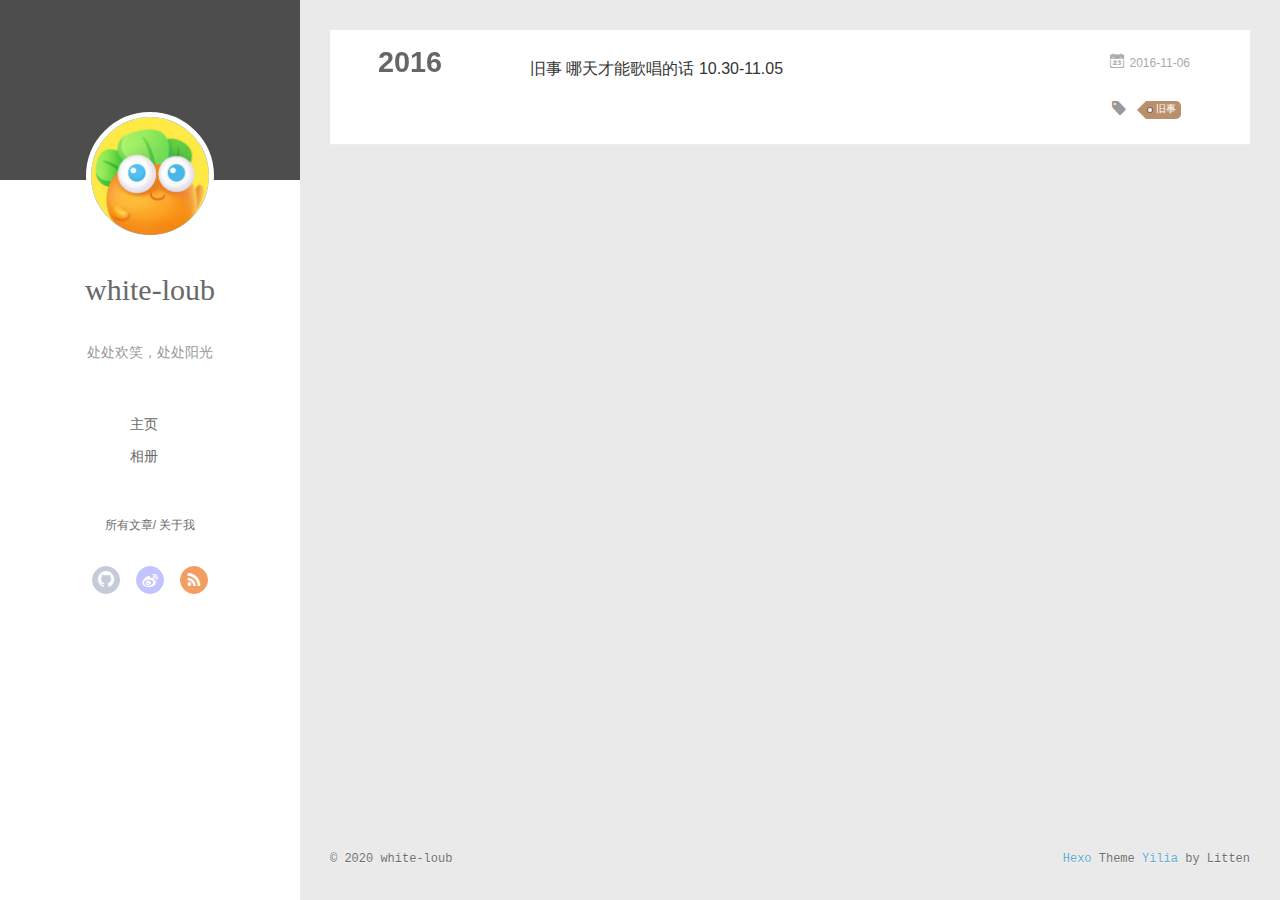
<file: archives/2016/11/index.html>
<!DOCTYPE html>
<html>
<head>
  <meta charset="utf-8">
  
  <meta name="renderer" content="webkit">
  <meta http-equiv="X-UA-Compatible" content="IE=edge" >
  <link rel="dns-prefetch" href="https://white-loub.github.io">
  <title>Archives: 2016/11 | white-loub的博客</title>
  <meta name="viewport" content="width=device-width, initial-scale=1, maximum-scale=1">
  <meta name="description" content="处处欢笑，处处阳光，未来可期，满怀期待！">
<meta property="og:type" content="website">
<meta property="og:title" content="white-loub的博客">
<meta property="og:url" content="https://white-loub.github.io/archives/2016/11/index.html">
<meta property="og:site_name" content="white-loub的博客">
<meta property="og:description" content="处处欢笑，处处阳光，未来可期，满怀期待！">
<meta property="og:locale" content="en_US">
<meta property="article:author" content="white-loub">
<meta property="article:tag" content="计算机，人工智能，嵌入式，开发，学习，大学生">
<meta name="twitter:card" content="summary">
  
    <link rel="alternative" href="/atom.xml" title="white-loub的博客" type="application/atom+xml">
  
  
    <link rel="icon" href="/assets/blogimg/favicon.png">
  
  <link rel="stylesheet" type="text/css" href="/./main.0cf68a.css">
  <style type="text/css">
  
    #container.show {
      background: linear-gradient(200deg,#a0cfe4,#e8c37e);
    }
  </style>
  

  

<meta name="generator" content="Hexo 4.2.1"></head>

<body>
  <div id="container" q-class="show:isCtnShow">
    <canvas id="anm-canvas" class="anm-canvas"></canvas>
    <div class="left-col" q-class="show:isShow">
      
<div class="overlay" style="background: #4d4d4d"></div>
<div class="intrude-less">
	<header id="header" class="inner">
		<a href="/" class="profilepic">
			<img src="/assets/blogimg/loub.jpg" class="js-avatar">
		</a>
		<hgroup>
		  <h1 class="header-author"><a href="/">white-loub</a></h1>
		</hgroup>
		
		<p class="header-subtitle">处处欢笑，处处阳光</p>
		

		<nav class="header-menu">
			<ul>
			
				<li><a href="/">主页</a></li>
	        
				<li><a href="/photos">相册</a></li>
	        
			</ul>
		</nav>
		<nav class="header-smart-menu">
    		
    			
    			<a q-on="click: openSlider(e, 'innerArchive')" href="javascript:void(0)">所有文章</a>
    			
            
    			
            
    			
    			<a q-on="click: openSlider(e, 'aboutme')" href="javascript:void(0)">关于我</a>
    			
            
		</nav>
		<nav class="header-nav">
			<div class="social">
				
					<a class="github" target="_blank" href="https://github.com/white-loub" title="github"><i class="icon-github"></i></a>
		        
					<a class="weibo" target="_blank" href="https://weibo.com/u/2168322495" title="weibo"><i class="icon-weibo"></i></a>
		        
					<a class="rss" target="_blank" href="/atom.xml" title="rss"><i class="icon-rss"></i></a>
		        
			</div>
		</nav>
	</header>		
</div>

    </div>
    <div class="mid-col" q-class="show:isShow,hide:isShow|isFalse">
      
<nav id="mobile-nav">
  	<div class="overlay js-overlay" style="background: #4d4d4d"></div>
	<div class="btnctn js-mobile-btnctn">
  		<div class="slider-trigger list" q-on="click: openSlider(e)"><i class="icon icon-sort"></i></div>
	</div>
	<div class="intrude-less">
		<header id="header" class="inner">
			<div class="profilepic">
				<img src="/assets/blogimg/loub.jpg" class="js-avatar">
			</div>
			<hgroup>
			  <h1 class="header-author js-header-author">white-loub</h1>
			</hgroup>
			
			<p class="header-subtitle"><i class="icon icon-quo-left"></i>处处欢笑，处处阳光<i class="icon icon-quo-right"></i></p>
			
			
			
				
			
				
			
			
			
			<nav class="header-nav">
				<div class="social">
					
						<a class="github" target="_blank" href="https://github.com/white-loub" title="github"><i class="icon-github"></i></a>
			        
						<a class="weibo" target="_blank" href="https://weibo.com/u/2168322495" title="weibo"><i class="icon-weibo"></i></a>
			        
						<a class="rss" target="_blank" href="/atom.xml" title="rss"><i class="icon-rss"></i></a>
			        
				</div>
			</nav>

			<nav class="header-menu js-header-menu">
				<ul style="width: 50%">
				
				
					<li style="width: 50%"><a href="/">主页</a></li>
		        
					<li style="width: 50%"><a href="/photos">相册</a></li>
		        
				</ul>
			</nav>
		</header>				
	</div>
	<div class="mobile-mask" style="display:none" q-show="isShow"></div>
</nav>

      <div id="wrapper" class="body-wrap">
        <div class="menu-l">
          <div class="canvas-wrap">
            <canvas data-colors="#eaeaea" data-sectionHeight="100" data-contentId="js-content" id="myCanvas1" class="anm-canvas"></canvas>
          </div>
          <div id="js-content" class="content-ll">
            
  
  
    
    
      
      
      <section class="archives-wrap">
        <div class="archive-year-wrap">
          <a href="/archives/2016" class="archive-year">2016</a>
        </div>
        <div class="archives">
    
    <article class="archive-article archive-type-post">
  <div class="archive-article-inner">
    <header class="archive-article-header">
      	<div class="article-meta">
	      	<a href="/2016/11/06/diary-2016-1030-1105/" class="archive-article-date">
  	<time datetime="2016-11-06T02:36:00.000Z" itemprop="datePublished"><i class="icon-calendar icon"></i>2016-11-06</time>
</a>
        </div>
    	 
  
    <h1 itemprop="name">
      <a class="archive-article-title" href="/2016/11/06/diary-2016-1030-1105/">旧事 哪天才能歌唱的话 10.30-11.05</a>
    </h1>
  

        <div class="article-info info-on-right">
          
	<div class="article-tag tagcloud">
		<i class="icon-price-tags icon"></i>
		<ul class="article-tag-list">
			 
        		<li class="article-tag-list-item">
        			<a href="javascript:void(0)" class="js-tag article-tag-list-link color3">旧事</a>
        		</li>
      		
		</ul>
	</div>

          

        </div>
        <div class="clearfix"></div>
    </header>
  </div>
</article>
  
  
    </div></section>
  

    


          </div>
        </div>
      </div>
      <footer id="footer">
  <div class="outer">
    <div id="footer-info">
    	<div class="footer-left">
    		&copy; 2020 white-loub
    	</div>
      	<div class="footer-right">
      		<a href="http://hexo.io/" target="_blank">Hexo</a>  Theme <a href="https://github.com/litten/hexo-theme-yilia" target="_blank">Yilia</a> by Litten
      	</div>
    </div>
  </div>
</footer>
    </div>
    <script>
	var yiliaConfig = {
		mathjax: false,
		isHome: false,
		isPost: false,
		isArchive: true,
		isTag: false,
		isCategory: false,
		open_in_new: false,
		toc_hide_index: true,
		root: "/",
		innerArchive: true,
		showTags: false
	}
</script>

<script>!function(t){function n(e){if(r[e])return r[e].exports;var i=r[e]={exports:{},id:e,loaded:!1};return t[e].call(i.exports,i,i.exports,n),i.loaded=!0,i.exports}var r={};n.m=t,n.c=r,n.p="./",n(0)}([function(t,n,r){r(195),t.exports=r(191)},function(t,n,r){var e=r(3),i=r(52),o=r(27),u=r(28),c=r(53),f="prototype",a=function(t,n,r){var s,l,h,v,p=t&a.F,d=t&a.G,y=t&a.S,g=t&a.P,b=t&a.B,m=d?e:y?e[n]||(e[n]={}):(e[n]||{})[f],x=d?i:i[n]||(i[n]={}),w=x[f]||(x[f]={});d&&(r=n);for(s in r)l=!p&&m&&void 0!==m[s],h=(l?m:r)[s],v=b&&l?c(h,e):g&&"function"==typeof h?c(Function.call,h):h,m&&u(m,s,h,t&a.U),x[s]!=h&&o(x,s,v),g&&w[s]!=h&&(w[s]=h)};e.core=i,a.F=1,a.G=2,a.S=4,a.P=8,a.B=16,a.W=32,a.U=64,a.R=128,t.exports=a},function(t,n,r){var e=r(6);t.exports=function(t){if(!e(t))throw TypeError(t+" is not an object!");return t}},function(t,n){var r=t.exports="undefined"!=typeof window&&window.Math==Math?window:"undefined"!=typeof self&&self.Math==Math?self:Function("return this")();"number"==typeof __g&&(__g=r)},function(t,n){t.exports=function(t){try{return!!t()}catch(t){return!0}}},function(t,n){var r=t.exports="undefined"!=typeof window&&window.Math==Math?window:"undefined"!=typeof self&&self.Math==Math?self:Function("return this")();"number"==typeof __g&&(__g=r)},function(t,n){t.exports=function(t){return"object"==typeof t?null!==t:"function"==typeof t}},function(t,n,r){var e=r(126)("wks"),i=r(76),o=r(3).Symbol,u="function"==typeof o;(t.exports=function(t){return e[t]||(e[t]=u&&o[t]||(u?o:i)("Symbol."+t))}).store=e},function(t,n){var r={}.hasOwnProperty;t.exports=function(t,n){return r.call(t,n)}},function(t,n,r){var e=r(94),i=r(33);t.exports=function(t){return e(i(t))}},function(t,n,r){t.exports=!r(4)(function(){return 7!=Object.defineProperty({},"a",{get:function(){return 7}}).a})},function(t,n,r){var e=r(2),i=r(167),o=r(50),u=Object.defineProperty;n.f=r(10)?Object.defineProperty:function(t,n,r){if(e(t),n=o(n,!0),e(r),i)try{return u(t,n,r)}catch(t){}if("get"in r||"set"in r)throw TypeError("Accessors not supported!");return"value"in r&&(t[n]=r.value),t}},function(t,n,r){t.exports=!r(18)(function(){return 7!=Object.defineProperty({},"a",{get:function(){return 7}}).a})},function(t,n,r){var e=r(14),i=r(22);t.exports=r(12)?function(t,n,r){return e.f(t,n,i(1,r))}:function(t,n,r){return t[n]=r,t}},function(t,n,r){var e=r(20),i=r(58),o=r(42),u=Object.defineProperty;n.f=r(12)?Object.defineProperty:function(t,n,r){if(e(t),n=o(n,!0),e(r),i)try{return u(t,n,r)}catch(t){}if("get"in r||"set"in r)throw TypeError("Accessors not supported!");return"value"in r&&(t[n]=r.value),t}},function(t,n,r){var e=r(40)("wks"),i=r(23),o=r(5).Symbol,u="function"==typeof o;(t.exports=function(t){return e[t]||(e[t]=u&&o[t]||(u?o:i)("Symbol."+t))}).store=e},function(t,n,r){var e=r(67),i=Math.min;t.exports=function(t){return t>0?i(e(t),9007199254740991):0}},function(t,n,r){var e=r(46);t.exports=function(t){return Object(e(t))}},function(t,n){t.exports=function(t){try{return!!t()}catch(t){return!0}}},function(t,n,r){var e=r(63),i=r(34);t.exports=Object.keys||function(t){return e(t,i)}},function(t,n,r){var e=r(21);t.exports=function(t){if(!e(t))throw TypeError(t+" is not an object!");return t}},function(t,n){t.exports=function(t){return"object"==typeof t?null!==t:"function"==typeof t}},function(t,n){t.exports=function(t,n){return{enumerable:!(1&t),configurable:!(2&t),writable:!(4&t),value:n}}},function(t,n){var r=0,e=Math.random();t.exports=function(t){return"Symbol(".concat(void 0===t?"":t,")_",(++r+e).toString(36))}},function(t,n){var r={}.hasOwnProperty;t.exports=function(t,n){return r.call(t,n)}},function(t,n){var r=t.exports={version:"2.4.0"};"number"==typeof __e&&(__e=r)},function(t,n){t.exports=function(t){if("function"!=typeof t)throw TypeError(t+" is not a function!");return t}},function(t,n,r){var e=r(11),i=r(66);t.exports=r(10)?function(t,n,r){return e.f(t,n,i(1,r))}:function(t,n,r){return t[n]=r,t}},function(t,n,r){var e=r(3),i=r(27),o=r(24),u=r(76)("src"),c="toString",f=Function[c],a=(""+f).split(c);r(52).inspectSource=function(t){return f.call(t)},(t.exports=function(t,n,r,c){var f="function"==typeof r;f&&(o(r,"name")||i(r,"name",n)),t[n]!==r&&(f&&(o(r,u)||i(r,u,t[n]?""+t[n]:a.join(String(n)))),t===e?t[n]=r:c?t[n]?t[n]=r:i(t,n,r):(delete t[n],i(t,n,r)))})(Function.prototype,c,function(){return"function"==typeof this&&this[u]||f.call(this)})},function(t,n,r){var e=r(1),i=r(4),o=r(46),u=function(t,n,r,e){var i=String(o(t)),u="<"+n;return""!==r&&(u+=" "+r+'="'+String(e).replace(/"/g,"&quot;")+'"'),u+">"+i+"</"+n+">"};t.exports=function(t,n){var r={};r[t]=n(u),e(e.P+e.F*i(function(){var n=""[t]('"');return n!==n.toLowerCase()||n.split('"').length>3}),"String",r)}},function(t,n,r){var e=r(115),i=r(46);t.exports=function(t){return e(i(t))}},function(t,n,r){var e=r(116),i=r(66),o=r(30),u=r(50),c=r(24),f=r(167),a=Object.getOwnPropertyDescriptor;n.f=r(10)?a:function(t,n){if(t=o(t),n=u(n,!0),f)try{return a(t,n)}catch(t){}if(c(t,n))return i(!e.f.call(t,n),t[n])}},function(t,n,r){var e=r(24),i=r(17),o=r(145)("IE_PROTO"),u=Object.prototype;t.exports=Object.getPrototypeOf||function(t){return t=i(t),e(t,o)?t[o]:"function"==typeof t.constructor&&t instanceof t.constructor?t.constructor.prototype:t instanceof Object?u:null}},function(t,n){t.exports=function(t){if(void 0==t)throw TypeError("Can't call method on  "+t);return t}},function(t,n){t.exports="constructor,hasOwnProperty,isPrototypeOf,propertyIsEnumerable,toLocaleString,toString,valueOf".split(",")},function(t,n){t.exports={}},function(t,n){t.exports=!0},function(t,n){n.f={}.propertyIsEnumerable},function(t,n,r){var e=r(14).f,i=r(8),o=r(15)("toStringTag");t.exports=function(t,n,r){t&&!i(t=r?t:t.prototype,o)&&e(t,o,{configurable:!0,value:n})}},function(t,n,r){var e=r(40)("keys"),i=r(23);t.exports=function(t){return e[t]||(e[t]=i(t))}},function(t,n,r){var e=r(5),i="__core-js_shared__",o=e[i]||(e[i]={});t.exports=function(t){return o[t]||(o[t]={})}},function(t,n){var r=Math.ceil,e=Math.floor;t.exports=function(t){return isNaN(t=+t)?0:(t>0?e:r)(t)}},function(t,n,r){var e=r(21);t.exports=function(t,n){if(!e(t))return t;var r,i;if(n&&"function"==typeof(r=t.toString)&&!e(i=r.call(t)))return i;if("function"==typeof(r=t.valueOf)&&!e(i=r.call(t)))return i;if(!n&&"function"==typeof(r=t.toString)&&!e(i=r.call(t)))return i;throw TypeError("Can't convert object to primitive value")}},function(t,n,r){var e=r(5),i=r(25),o=r(36),u=r(44),c=r(14).f;t.exports=function(t){var n=i.Symbol||(i.Symbol=o?{}:e.Symbol||{});"_"==t.charAt(0)||t in n||c(n,t,{value:u.f(t)})}},function(t,n,r){n.f=r(15)},function(t,n){var r={}.toString;t.exports=function(t){return r.call(t).slice(8,-1)}},function(t,n){t.exports=function(t){if(void 0==t)throw TypeError("Can't call method on  "+t);return t}},function(t,n,r){var e=r(4);t.exports=function(t,n){return!!t&&e(function(){n?t.call(null,function(){},1):t.call(null)})}},function(t,n,r){var e=r(53),i=r(115),o=r(17),u=r(16),c=r(203);t.exports=function(t,n){var r=1==t,f=2==t,a=3==t,s=4==t,l=6==t,h=5==t||l,v=n||c;return function(n,c,p){for(var d,y,g=o(n),b=i(g),m=e(c,p,3),x=u(b.length),w=0,S=r?v(n,x):f?v(n,0):void 0;x>w;w++)if((h||w in b)&&(d=b[w],y=m(d,w,g),t))if(r)S[w]=y;else if(y)switch(t){case 3:return!0;case 5:return d;case 6:return w;case 2:S.push(d)}else if(s)return!1;return l?-1:a||s?s:S}}},function(t,n,r){var e=r(1),i=r(52),o=r(4);t.exports=function(t,n){var r=(i.Object||{})[t]||Object[t],u={};u[t]=n(r),e(e.S+e.F*o(function(){r(1)}),"Object",u)}},function(t,n,r){var e=r(6);t.exports=function(t,n){if(!e(t))return t;var r,i;if(n&&"function"==typeof(r=t.toString)&&!e(i=r.call(t)))return i;if("function"==typeof(r=t.valueOf)&&!e(i=r.call(t)))return i;if(!n&&"function"==typeof(r=t.toString)&&!e(i=r.call(t)))return i;throw TypeError("Can't convert object to primitive value")}},function(t,n,r){var e=r(5),i=r(25),o=r(91),u=r(13),c="prototype",f=function(t,n,r){var a,s,l,h=t&f.F,v=t&f.G,p=t&f.S,d=t&f.P,y=t&f.B,g=t&f.W,b=v?i:i[n]||(i[n]={}),m=b[c],x=v?e:p?e[n]:(e[n]||{})[c];v&&(r=n);for(a in r)(s=!h&&x&&void 0!==x[a])&&a in b||(l=s?x[a]:r[a],b[a]=v&&"function"!=typeof x[a]?r[a]:y&&s?o(l,e):g&&x[a]==l?function(t){var n=function(n,r,e){if(this instanceof t){switch(arguments.length){case 0:return new t;case 1:return new t(n);case 2:return new t(n,r)}return new t(n,r,e)}return t.apply(this,arguments)};return n[c]=t[c],n}(l):d&&"function"==typeof l?o(Function.call,l):l,d&&((b.virtual||(b.virtual={}))[a]=l,t&f.R&&m&&!m[a]&&u(m,a,l)))};f.F=1,f.G=2,f.S=4,f.P=8,f.B=16,f.W=32,f.U=64,f.R=128,t.exports=f},function(t,n){var r=t.exports={version:"2.4.0"};"number"==typeof __e&&(__e=r)},function(t,n,r){var e=r(26);t.exports=function(t,n,r){if(e(t),void 0===n)return t;switch(r){case 1:return function(r){return t.call(n,r)};case 2:return function(r,e){return t.call(n,r,e)};case 3:return function(r,e,i){return t.call(n,r,e,i)}}return function(){return t.apply(n,arguments)}}},function(t,n,r){var e=r(183),i=r(1),o=r(126)("metadata"),u=o.store||(o.store=new(r(186))),c=function(t,n,r){var i=u.get(t);if(!i){if(!r)return;u.set(t,i=new e)}var o=i.get(n);if(!o){if(!r)return;i.set(n,o=new e)}return o},f=function(t,n,r){var e=c(n,r,!1);return void 0!==e&&e.has(t)},a=function(t,n,r){var e=c(n,r,!1);return void 0===e?void 0:e.get(t)},s=function(t,n,r,e){c(r,e,!0).set(t,n)},l=function(t,n){var r=c(t,n,!1),e=[];return r&&r.forEach(function(t,n){e.push(n)}),e},h=function(t){return void 0===t||"symbol"==typeof t?t:String(t)},v=function(t){i(i.S,"Reflect",t)};t.exports={store:u,map:c,has:f,get:a,set:s,keys:l,key:h,exp:v}},function(t,n,r){"use strict";if(r(10)){var e=r(69),i=r(3),o=r(4),u=r(1),c=r(127),f=r(152),a=r(53),s=r(68),l=r(66),h=r(27),v=r(73),p=r(67),d=r(16),y=r(75),g=r(50),b=r(24),m=r(180),x=r(114),w=r(6),S=r(17),_=r(137),O=r(70),E=r(32),P=r(71).f,j=r(154),F=r(76),M=r(7),A=r(48),N=r(117),T=r(146),I=r(155),k=r(80),L=r(123),R=r(74),C=r(130),D=r(160),U=r(11),W=r(31),G=U.f,B=W.f,V=i.RangeError,z=i.TypeError,q=i.Uint8Array,K="ArrayBuffer",J="Shared"+K,Y="BYTES_PER_ELEMENT",H="prototype",$=Array[H],X=f.ArrayBuffer,Q=f.DataView,Z=A(0),tt=A(2),nt=A(3),rt=A(4),et=A(5),it=A(6),ot=N(!0),ut=N(!1),ct=I.values,ft=I.keys,at=I.entries,st=$.lastIndexOf,lt=$.reduce,ht=$.reduceRight,vt=$.join,pt=$.sort,dt=$.slice,yt=$.toString,gt=$.toLocaleString,bt=M("iterator"),mt=M("toStringTag"),xt=F("typed_constructor"),wt=F("def_constructor"),St=c.CONSTR,_t=c.TYPED,Ot=c.VIEW,Et="Wrong length!",Pt=A(1,function(t,n){return Tt(T(t,t[wt]),n)}),jt=o(function(){return 1===new q(new Uint16Array([1]).buffer)[0]}),Ft=!!q&&!!q[H].set&&o(function(){new q(1).set({})}),Mt=function(t,n){if(void 0===t)throw z(Et);var r=+t,e=d(t);if(n&&!m(r,e))throw V(Et);return e},At=function(t,n){var r=p(t);if(r<0||r%n)throw V("Wrong offset!");return r},Nt=function(t){if(w(t)&&_t in t)return t;throw z(t+" is not a typed array!")},Tt=function(t,n){if(!(w(t)&&xt in t))throw z("It is not a typed array constructor!");return new t(n)},It=function(t,n){return kt(T(t,t[wt]),n)},kt=function(t,n){for(var r=0,e=n.length,i=Tt(t,e);e>r;)i[r]=n[r++];return i},Lt=function(t,n,r){G(t,n,{get:function(){return this._d[r]}})},Rt=function(t){var n,r,e,i,o,u,c=S(t),f=arguments.length,s=f>1?arguments[1]:void 0,l=void 0!==s,h=j(c);if(void 0!=h&&!_(h)){for(u=h.call(c),e=[],n=0;!(o=u.next()).done;n++)e.push(o.value);c=e}for(l&&f>2&&(s=a(s,arguments[2],2)),n=0,r=d(c.length),i=Tt(this,r);r>n;n++)i[n]=l?s(c[n],n):c[n];return i},Ct=function(){for(var t=0,n=arguments.length,r=Tt(this,n);n>t;)r[t]=arguments[t++];return r},Dt=!!q&&o(function(){gt.call(new q(1))}),Ut=function(){return gt.apply(Dt?dt.call(Nt(this)):Nt(this),arguments)},Wt={copyWithin:function(t,n){return D.call(Nt(this),t,n,arguments.length>2?arguments[2]:void 0)},every:function(t){return rt(Nt(this),t,arguments.length>1?arguments[1]:void 0)},fill:function(t){return C.apply(Nt(this),arguments)},filter:function(t){return It(this,tt(Nt(this),t,arguments.length>1?arguments[1]:void 0))},find:function(t){return et(Nt(this),t,arguments.length>1?arguments[1]:void 0)},findIndex:function(t){return it(Nt(this),t,arguments.length>1?arguments[1]:void 0)},forEach:function(t){Z(Nt(this),t,arguments.length>1?arguments[1]:void 0)},indexOf:function(t){return ut(Nt(this),t,arguments.length>1?arguments[1]:void 0)},includes:function(t){return ot(Nt(this),t,arguments.length>1?arguments[1]:void 0)},join:function(t){return vt.apply(Nt(this),arguments)},lastIndexOf:function(t){return st.apply(Nt(this),arguments)},map:function(t){return Pt(Nt(this),t,arguments.length>1?arguments[1]:void 0)},reduce:function(t){return lt.apply(Nt(this),arguments)},reduceRight:function(t){return ht.apply(Nt(this),arguments)},reverse:function(){for(var t,n=this,r=Nt(n).length,e=Math.floor(r/2),i=0;i<e;)t=n[i],n[i++]=n[--r],n[r]=t;return n},some:function(t){return nt(Nt(this),t,arguments.length>1?arguments[1]:void 0)},sort:function(t){return pt.call(Nt(this),t)},subarray:function(t,n){var r=Nt(this),e=r.length,i=y(t,e);return new(T(r,r[wt]))(r.buffer,r.byteOffset+i*r.BYTES_PER_ELEMENT,d((void 0===n?e:y(n,e))-i))}},Gt=function(t,n){return It(this,dt.call(Nt(this),t,n))},Bt=function(t){Nt(this);var n=At(arguments[1],1),r=this.length,e=S(t),i=d(e.length),o=0;if(i+n>r)throw V(Et);for(;o<i;)this[n+o]=e[o++]},Vt={entries:function(){return at.call(Nt(this))},keys:function(){return ft.call(Nt(this))},values:function(){return ct.call(Nt(this))}},zt=function(t,n){return w(t)&&t[_t]&&"symbol"!=typeof n&&n in t&&String(+n)==String(n)},qt=function(t,n){return zt(t,n=g(n,!0))?l(2,t[n]):B(t,n)},Kt=function(t,n,r){return!(zt(t,n=g(n,!0))&&w(r)&&b(r,"value"))||b(r,"get")||b(r,"set")||r.configurable||b(r,"writable")&&!r.writable||b(r,"enumerable")&&!r.enumerable?G(t,n,r):(t[n]=r.value,t)};St||(W.f=qt,U.f=Kt),u(u.S+u.F*!St,"Object",{getOwnPropertyDescriptor:qt,defineProperty:Kt}),o(function(){yt.call({})})&&(yt=gt=function(){return vt.call(this)});var Jt=v({},Wt);v(Jt,Vt),h(Jt,bt,Vt.values),v(Jt,{slice:Gt,set:Bt,constructor:function(){},toString:yt,toLocaleString:Ut}),Lt(Jt,"buffer","b"),Lt(Jt,"byteOffset","o"),Lt(Jt,"byteLength","l"),Lt(Jt,"length","e"),G(Jt,mt,{get:function(){return this[_t]}}),t.exports=function(t,n,r,f){f=!!f;var a=t+(f?"Clamped":"")+"Array",l="Uint8Array"!=a,v="get"+t,p="set"+t,y=i[a],g=y||{},b=y&&E(y),m=!y||!c.ABV,S={},_=y&&y[H],j=function(t,r){var e=t._d;return e.v[v](r*n+e.o,jt)},F=function(t,r,e){var i=t._d;f&&(e=(e=Math.round(e))<0?0:e>255?255:255&e),i.v[p](r*n+i.o,e,jt)},M=function(t,n){G(t,n,{get:function(){return j(this,n)},set:function(t){return F(this,n,t)},enumerable:!0})};m?(y=r(function(t,r,e,i){s(t,y,a,"_d");var o,u,c,f,l=0,v=0;if(w(r)){if(!(r instanceof X||(f=x(r))==K||f==J))return _t in r?kt(y,r):Rt.call(y,r);o=r,v=At(e,n);var p=r.byteLength;if(void 0===i){if(p%n)throw V(Et);if((u=p-v)<0)throw V(Et)}else if((u=d(i)*n)+v>p)throw V(Et);c=u/n}else c=Mt(r,!0),u=c*n,o=new X(u);for(h(t,"_d",{b:o,o:v,l:u,e:c,v:new Q(o)});l<c;)M(t,l++)}),_=y[H]=O(Jt),h(_,"constructor",y)):L(function(t){new y(null),new y(t)},!0)||(y=r(function(t,r,e,i){s(t,y,a);var o;return w(r)?r instanceof X||(o=x(r))==K||o==J?void 0!==i?new g(r,At(e,n),i):void 0!==e?new g(r,At(e,n)):new g(r):_t in r?kt(y,r):Rt.call(y,r):new g(Mt(r,l))}),Z(b!==Function.prototype?P(g).concat(P(b)):P(g),function(t){t in y||h(y,t,g[t])}),y[H]=_,e||(_.constructor=y));var A=_[bt],N=!!A&&("values"==A.name||void 0==A.name),T=Vt.values;h(y,xt,!0),h(_,_t,a),h(_,Ot,!0),h(_,wt,y),(f?new y(1)[mt]==a:mt in _)||G(_,mt,{get:function(){return a}}),S[a]=y,u(u.G+u.W+u.F*(y!=g),S),u(u.S,a,{BYTES_PER_ELEMENT:n,from:Rt,of:Ct}),Y in _||h(_,Y,n),u(u.P,a,Wt),R(a),u(u.P+u.F*Ft,a,{set:Bt}),u(u.P+u.F*!N,a,Vt),u(u.P+u.F*(_.toString!=yt),a,{toString:yt}),u(u.P+u.F*o(function(){new y(1).slice()}),a,{slice:Gt}),u(u.P+u.F*(o(function(){return[1,2].toLocaleString()!=new y([1,2]).toLocaleString()})||!o(function(){_.toLocaleString.call([1,2])})),a,{toLocaleString:Ut}),k[a]=N?A:T,e||N||h(_,bt,T)}}else t.exports=function(){}},function(t,n){var r={}.toString;t.exports=function(t){return r.call(t).slice(8,-1)}},function(t,n,r){var e=r(21),i=r(5).document,o=e(i)&&e(i.createElement);t.exports=function(t){return o?i.createElement(t):{}}},function(t,n,r){t.exports=!r(12)&&!r(18)(function(){return 7!=Object.defineProperty(r(57)("div"),"a",{get:function(){return 7}}).a})},function(t,n,r){"use strict";var e=r(36),i=r(51),o=r(64),u=r(13),c=r(8),f=r(35),a=r(96),s=r(38),l=r(103),h=r(15)("iterator"),v=!([].keys&&"next"in[].keys()),p="keys",d="values",y=function(){return this};t.exports=function(t,n,r,g,b,m,x){a(r,n,g);var w,S,_,O=function(t){if(!v&&t in F)return F[t];switch(t){case p:case d:return function(){return new r(this,t)}}return function(){return new r(this,t)}},E=n+" Iterator",P=b==d,j=!1,F=t.prototype,M=F[h]||F["@@iterator"]||b&&F[b],A=M||O(b),N=b?P?O("entries"):A:void 0,T="Array"==n?F.entries||M:M;if(T&&(_=l(T.call(new t)))!==Object.prototype&&(s(_,E,!0),e||c(_,h)||u(_,h,y)),P&&M&&M.name!==d&&(j=!0,A=function(){return M.call(this)}),e&&!x||!v&&!j&&F[h]||u(F,h,A),f[n]=A,f[E]=y,b)if(w={values:P?A:O(d),keys:m?A:O(p),entries:N},x)for(S in w)S in F||o(F,S,w[S]);else i(i.P+i.F*(v||j),n,w);return w}},function(t,n,r){var e=r(20),i=r(100),o=r(34),u=r(39)("IE_PROTO"),c=function(){},f="prototype",a=function(){var t,n=r(57)("iframe"),e=o.length;for(n.style.display="none",r(93).appendChild(n),n.src="javascript:",t=n.contentWindow.document,t.open(),t.write("<script>document.F=Object<\/script>"),t.close(),a=t.F;e--;)delete a[f][o[e]];return a()};t.exports=Object.create||function(t,n){var r;return null!==t?(c[f]=e(t),r=new c,c[f]=null,r[u]=t):r=a(),void 0===n?r:i(r,n)}},function(t,n,r){var e=r(63),i=r(34).concat("length","prototype");n.f=Object.getOwnPropertyNames||function(t){return e(t,i)}},function(t,n){n.f=Object.getOwnPropertySymbols},function(t,n,r){var e=r(8),i=r(9),o=r(90)(!1),u=r(39)("IE_PROTO");t.exports=function(t,n){var r,c=i(t),f=0,a=[];for(r in c)r!=u&&e(c,r)&&a.push(r);for(;n.length>f;)e(c,r=n[f++])&&(~o(a,r)||a.push(r));return a}},function(t,n,r){t.exports=r(13)},function(t,n,r){var e=r(76)("meta"),i=r(6),o=r(24),u=r(11).f,c=0,f=Object.isExtensible||function(){return!0},a=!r(4)(function(){return f(Object.preventExtensions({}))}),s=function(t){u(t,e,{value:{i:"O"+ ++c,w:{}}})},l=function(t,n){if(!i(t))return"symbol"==typeof t?t:("string"==typeof t?"S":"P")+t;if(!o(t,e)){if(!f(t))return"F";if(!n)return"E";s(t)}return t[e].i},h=function(t,n){if(!o(t,e)){if(!f(t))return!0;if(!n)return!1;s(t)}return t[e].w},v=function(t){return a&&p.NEED&&f(t)&&!o(t,e)&&s(t),t},p=t.exports={KEY:e,NEED:!1,fastKey:l,getWeak:h,onFreeze:v}},function(t,n){t.exports=function(t,n){return{enumerable:!(1&t),configurable:!(2&t),writable:!(4&t),value:n}}},function(t,n){var r=Math.ceil,e=Math.floor;t.exports=function(t){return isNaN(t=+t)?0:(t>0?e:r)(t)}},function(t,n){t.exports=function(t,n,r,e){if(!(t instanceof n)||void 0!==e&&e in t)throw TypeError(r+": incorrect invocation!");return t}},function(t,n){t.exports=!1},function(t,n,r){var e=r(2),i=r(173),o=r(133),u=r(145)("IE_PROTO"),c=function(){},f="prototype",a=function(){var t,n=r(132)("iframe"),e=o.length;for(n.style.display="none",r(135).appendChild(n),n.src="javascript:",t=n.contentWindow.document,t.open(),t.write("<script>document.F=Object<\/script>"),t.close(),a=t.F;e--;)delete a[f][o[e]];return a()};t.exports=Object.create||function(t,n){var r;return null!==t?(c[f]=e(t),r=new c,c[f]=null,r[u]=t):r=a(),void 0===n?r:i(r,n)}},function(t,n,r){var e=r(175),i=r(133).concat("length","prototype");n.f=Object.getOwnPropertyNames||function(t){return e(t,i)}},function(t,n,r){var e=r(175),i=r(133);t.exports=Object.keys||function(t){return e(t,i)}},function(t,n,r){var e=r(28);t.exports=function(t,n,r){for(var i in n)e(t,i,n[i],r);return t}},function(t,n,r){"use strict";var e=r(3),i=r(11),o=r(10),u=r(7)("species");t.exports=function(t){var n=e[t];o&&n&&!n[u]&&i.f(n,u,{configurable:!0,get:function(){return this}})}},function(t,n,r){var e=r(67),i=Math.max,o=Math.min;t.exports=function(t,n){return t=e(t),t<0?i(t+n,0):o(t,n)}},function(t,n){var r=0,e=Math.random();t.exports=function(t){return"Symbol(".concat(void 0===t?"":t,")_",(++r+e).toString(36))}},function(t,n,r){var e=r(33);t.exports=function(t){return Object(e(t))}},function(t,n,r){var e=r(7)("unscopables"),i=Array.prototype;void 0==i[e]&&r(27)(i,e,{}),t.exports=function(t){i[e][t]=!0}},function(t,n,r){var e=r(53),i=r(169),o=r(137),u=r(2),c=r(16),f=r(154),a={},s={},n=t.exports=function(t,n,r,l,h){var v,p,d,y,g=h?function(){return t}:f(t),b=e(r,l,n?2:1),m=0;if("function"!=typeof g)throw TypeError(t+" is not iterable!");if(o(g)){for(v=c(t.length);v>m;m++)if((y=n?b(u(p=t[m])[0],p[1]):b(t[m]))===a||y===s)return y}else for(d=g.call(t);!(p=d.next()).done;)if((y=i(d,b,p.value,n))===a||y===s)return y};n.BREAK=a,n.RETURN=s},function(t,n){t.exports={}},function(t,n,r){var e=r(11).f,i=r(24),o=r(7)("toStringTag");t.exports=function(t,n,r){t&&!i(t=r?t:t.prototype,o)&&e(t,o,{configurable:!0,value:n})}},function(t,n,r){var e=r(1),i=r(46),o=r(4),u=r(150),c="["+u+"]",f="​",a=RegExp("^"+c+c+"*"),s=RegExp(c+c+"*$"),l=function(t,n,r){var i={},c=o(function(){return!!u[t]()||f[t]()!=f}),a=i[t]=c?n(h):u[t];r&&(i[r]=a),e(e.P+e.F*c,"String",i)},h=l.trim=function(t,n){return t=String(i(t)),1&n&&(t=t.replace(a,"")),2&n&&(t=t.replace(s,"")),t};t.exports=l},function(t,n,r){t.exports={default:r(86),__esModule:!0}},function(t,n,r){t.exports={default:r(87),__esModule:!0}},function(t,n,r){"use strict";function e(t){return t&&t.__esModule?t:{default:t}}n.__esModule=!0;var i=r(84),o=e(i),u=r(83),c=e(u),f="function"==typeof c.default&&"symbol"==typeof o.default?function(t){return typeof t}:function(t){return t&&"function"==typeof c.default&&t.constructor===c.default&&t!==c.default.prototype?"symbol":typeof t};n.default="function"==typeof c.default&&"symbol"===f(o.default)?function(t){return void 0===t?"undefined":f(t)}:function(t){return t&&"function"==typeof c.default&&t.constructor===c.default&&t!==c.default.prototype?"symbol":void 0===t?"undefined":f(t)}},function(t,n,r){r(110),r(108),r(111),r(112),t.exports=r(25).Symbol},function(t,n,r){r(109),r(113),t.exports=r(44).f("iterator")},function(t,n){t.exports=function(t){if("function"!=typeof t)throw TypeError(t+" is not a function!");return t}},function(t,n){t.exports=function(){}},function(t,n,r){var e=r(9),i=r(106),o=r(105);t.exports=function(t){return function(n,r,u){var c,f=e(n),a=i(f.length),s=o(u,a);if(t&&r!=r){for(;a>s;)if((c=f[s++])!=c)return!0}else for(;a>s;s++)if((t||s in f)&&f[s]===r)return t||s||0;return!t&&-1}}},function(t,n,r){var e=r(88);t.exports=function(t,n,r){if(e(t),void 0===n)return t;switch(r){case 1:return function(r){return t.call(n,r)};case 2:return function(r,e){return t.call(n,r,e)};case 3:return function(r,e,i){return t.call(n,r,e,i)}}return function(){return t.apply(n,arguments)}}},function(t,n,r){var e=r(19),i=r(62),o=r(37);t.exports=function(t){var n=e(t),r=i.f;if(r)for(var u,c=r(t),f=o.f,a=0;c.length>a;)f.call(t,u=c[a++])&&n.push(u);return n}},function(t,n,r){t.exports=r(5).document&&document.documentElement},function(t,n,r){var e=r(56);t.exports=Object("z").propertyIsEnumerable(0)?Object:function(t){return"String"==e(t)?t.split(""):Object(t)}},function(t,n,r){var e=r(56);t.exports=Array.isArray||function(t){return"Array"==e(t)}},function(t,n,r){"use strict";var e=r(60),i=r(22),o=r(38),u={};r(13)(u,r(15)("iterator"),function(){return this}),t.exports=function(t,n,r){t.prototype=e(u,{next:i(1,r)}),o(t,n+" Iterator")}},function(t,n){t.exports=function(t,n){return{value:n,done:!!t}}},function(t,n,r){var e=r(19),i=r(9);t.exports=function(t,n){for(var r,o=i(t),u=e(o),c=u.length,f=0;c>f;)if(o[r=u[f++]]===n)return r}},function(t,n,r){var e=r(23)("meta"),i=r(21),o=r(8),u=r(14).f,c=0,f=Object.isExtensible||function(){return!0},a=!r(18)(function(){return f(Object.preventExtensions({}))}),s=function(t){u(t,e,{value:{i:"O"+ ++c,w:{}}})},l=function(t,n){if(!i(t))return"symbol"==typeof t?t:("string"==typeof t?"S":"P")+t;if(!o(t,e)){if(!f(t))return"F";if(!n)return"E";s(t)}return t[e].i},h=function(t,n){if(!o(t,e)){if(!f(t))return!0;if(!n)return!1;s(t)}return t[e].w},v=function(t){return a&&p.NEED&&f(t)&&!o(t,e)&&s(t),t},p=t.exports={KEY:e,NEED:!1,fastKey:l,getWeak:h,onFreeze:v}},function(t,n,r){var e=r(14),i=r(20),o=r(19);t.exports=r(12)?Object.defineProperties:function(t,n){i(t);for(var r,u=o(n),c=u.length,f=0;c>f;)e.f(t,r=u[f++],n[r]);return t}},function(t,n,r){var e=r(37),i=r(22),o=r(9),u=r(42),c=r(8),f=r(58),a=Object.getOwnPropertyDescriptor;n.f=r(12)?a:function(t,n){if(t=o(t),n=u(n,!0),f)try{return a(t,n)}catch(t){}if(c(t,n))return i(!e.f.call(t,n),t[n])}},function(t,n,r){var e=r(9),i=r(61).f,o={}.toString,u="object"==typeof window&&window&&Object.getOwnPropertyNames?Object.getOwnPropertyNames(window):[],c=function(t){try{return i(t)}catch(t){return u.slice()}};t.exports.f=function(t){return u&&"[object Window]"==o.call(t)?c(t):i(e(t))}},function(t,n,r){var e=r(8),i=r(77),o=r(39)("IE_PROTO"),u=Object.prototype;t.exports=Object.getPrototypeOf||function(t){return t=i(t),e(t,o)?t[o]:"function"==typeof t.constructor&&t instanceof t.constructor?t.constructor.prototype:t instanceof Object?u:null}},function(t,n,r){var e=r(41),i=r(33);t.exports=function(t){return function(n,r){var o,u,c=String(i(n)),f=e(r),a=c.length;return f<0||f>=a?t?"":void 0:(o=c.charCodeAt(f),o<55296||o>56319||f+1===a||(u=c.charCodeAt(f+1))<56320||u>57343?t?c.charAt(f):o:t?c.slice(f,f+2):u-56320+(o-55296<<10)+65536)}}},function(t,n,r){var e=r(41),i=Math.max,o=Math.min;t.exports=function(t,n){return t=e(t),t<0?i(t+n,0):o(t,n)}},function(t,n,r){var e=r(41),i=Math.min;t.exports=function(t){return t>0?i(e(t),9007199254740991):0}},function(t,n,r){"use strict";var e=r(89),i=r(97),o=r(35),u=r(9);t.exports=r(59)(Array,"Array",function(t,n){this._t=u(t),this._i=0,this._k=n},function(){var t=this._t,n=this._k,r=this._i++;return!t||r>=t.length?(this._t=void 0,i(1)):"keys"==n?i(0,r):"values"==n?i(0,t[r]):i(0,[r,t[r]])},"values"),o.Arguments=o.Array,e("keys"),e("values"),e("entries")},function(t,n){},function(t,n,r){"use strict";var e=r(104)(!0);r(59)(String,"String",function(t){this._t=String(t),this._i=0},function(){var t,n=this._t,r=this._i;return r>=n.length?{value:void 0,done:!0}:(t=e(n,r),this._i+=t.length,{value:t,done:!1})})},function(t,n,r){"use strict";var e=r(5),i=r(8),o=r(12),u=r(51),c=r(64),f=r(99).KEY,a=r(18),s=r(40),l=r(38),h=r(23),v=r(15),p=r(44),d=r(43),y=r(98),g=r(92),b=r(95),m=r(20),x=r(9),w=r(42),S=r(22),_=r(60),O=r(102),E=r(101),P=r(14),j=r(19),F=E.f,M=P.f,A=O.f,N=e.Symbol,T=e.JSON,I=T&&T.stringify,k="prototype",L=v("_hidden"),R=v("toPrimitive"),C={}.propertyIsEnumerable,D=s("symbol-registry"),U=s("symbols"),W=s("op-symbols"),G=Object[k],B="function"==typeof N,V=e.QObject,z=!V||!V[k]||!V[k].findChild,q=o&&a(function(){return 7!=_(M({},"a",{get:function(){return M(this,"a",{value:7}).a}})).a})?function(t,n,r){var e=F(G,n);e&&delete G[n],M(t,n,r),e&&t!==G&&M(G,n,e)}:M,K=function(t){var n=U[t]=_(N[k]);return n._k=t,n},J=B&&"symbol"==typeof N.iterator?function(t){return"symbol"==typeof t}:function(t){return t instanceof N},Y=function(t,n,r){return t===G&&Y(W,n,r),m(t),n=w(n,!0),m(r),i(U,n)?(r.enumerable?(i(t,L)&&t[L][n]&&(t[L][n]=!1),r=_(r,{enumerable:S(0,!1)})):(i(t,L)||M(t,L,S(1,{})),t[L][n]=!0),q(t,n,r)):M(t,n,r)},H=function(t,n){m(t);for(var r,e=g(n=x(n)),i=0,o=e.length;o>i;)Y(t,r=e[i++],n[r]);return t},$=function(t,n){return void 0===n?_(t):H(_(t),n)},X=function(t){var n=C.call(this,t=w(t,!0));return!(this===G&&i(U,t)&&!i(W,t))&&(!(n||!i(this,t)||!i(U,t)||i(this,L)&&this[L][t])||n)},Q=function(t,n){if(t=x(t),n=w(n,!0),t!==G||!i(U,n)||i(W,n)){var r=F(t,n);return!r||!i(U,n)||i(t,L)&&t[L][n]||(r.enumerable=!0),r}},Z=function(t){for(var n,r=A(x(t)),e=[],o=0;r.length>o;)i(U,n=r[o++])||n==L||n==f||e.push(n);return e},tt=function(t){for(var n,r=t===G,e=A(r?W:x(t)),o=[],u=0;e.length>u;)!i(U,n=e[u++])||r&&!i(G,n)||o.push(U[n]);return o};B||(N=function(){if(this instanceof N)throw TypeError("Symbol is not a constructor!");var t=h(arguments.length>0?arguments[0]:void 0),n=function(r){this===G&&n.call(W,r),i(this,L)&&i(this[L],t)&&(this[L][t]=!1),q(this,t,S(1,r))};return o&&z&&q(G,t,{configurable:!0,set:n}),K(t)},c(N[k],"toString",function(){return this._k}),E.f=Q,P.f=Y,r(61).f=O.f=Z,r(37).f=X,r(62).f=tt,o&&!r(36)&&c(G,"propertyIsEnumerable",X,!0),p.f=function(t){return K(v(t))}),u(u.G+u.W+u.F*!B,{Symbol:N});for(var nt="hasInstance,isConcatSpreadable,iterator,match,replace,search,species,split,toPrimitive,toStringTag,unscopables".split(","),rt=0;nt.length>rt;)v(nt[rt++]);for(var nt=j(v.store),rt=0;nt.length>rt;)d(nt[rt++]);u(u.S+u.F*!B,"Symbol",{for:function(t){return i(D,t+="")?D[t]:D[t]=N(t)},keyFor:function(t){if(J(t))return y(D,t);throw TypeError(t+" is not a symbol!")},useSetter:function(){z=!0},useSimple:function(){z=!1}}),u(u.S+u.F*!B,"Object",{create:$,defineProperty:Y,defineProperties:H,getOwnPropertyDescriptor:Q,getOwnPropertyNames:Z,getOwnPropertySymbols:tt}),T&&u(u.S+u.F*(!B||a(function(){var t=N();return"[null]"!=I([t])||"{}"!=I({a:t})||"{}"!=I(Object(t))})),"JSON",{stringify:function(t){if(void 0!==t&&!J(t)){for(var n,r,e=[t],i=1;arguments.length>i;)e.push(arguments[i++]);return n=e[1],"function"==typeof n&&(r=n),!r&&b(n)||(n=function(t,n){if(r&&(n=r.call(this,t,n)),!J(n))return n}),e[1]=n,I.apply(T,e)}}}),N[k][R]||r(13)(N[k],R,N[k].valueOf),l(N,"Symbol"),l(Math,"Math",!0),l(e.JSON,"JSON",!0)},function(t,n,r){r(43)("asyncIterator")},function(t,n,r){r(43)("observable")},function(t,n,r){r(107);for(var e=r(5),i=r(13),o=r(35),u=r(15)("toStringTag"),c=["NodeList","DOMTokenList","MediaList","StyleSheetList","CSSRuleList"],f=0;f<5;f++){var a=c[f],s=e[a],l=s&&s.prototype;l&&!l[u]&&i(l,u,a),o[a]=o.Array}},function(t,n,r){var e=r(45),i=r(7)("toStringTag"),o="Arguments"==e(function(){return arguments}()),u=function(t,n){try{return t[n]}catch(t){}};t.exports=function(t){var n,r,c;return void 0===t?"Undefined":null===t?"Null":"string"==typeof(r=u(n=Object(t),i))?r:o?e(n):"Object"==(c=e(n))&&"function"==typeof n.callee?"Arguments":c}},function(t,n,r){var e=r(45);t.exports=Object("z").propertyIsEnumerable(0)?Object:function(t){return"String"==e(t)?t.split(""):Object(t)}},function(t,n){n.f={}.propertyIsEnumerable},function(t,n,r){var e=r(30),i=r(16),o=r(75);t.exports=function(t){return function(n,r,u){var c,f=e(n),a=i(f.length),s=o(u,a);if(t&&r!=r){for(;a>s;)if((c=f[s++])!=c)return!0}else for(;a>s;s++)if((t||s in f)&&f[s]===r)return t||s||0;return!t&&-1}}},function(t,n,r){"use strict";var e=r(3),i=r(1),o=r(28),u=r(73),c=r(65),f=r(79),a=r(68),s=r(6),l=r(4),h=r(123),v=r(81),p=r(136);t.exports=function(t,n,r,d,y,g){var b=e[t],m=b,x=y?"set":"add",w=m&&m.prototype,S={},_=function(t){var n=w[t];o(w,t,"delete"==t?function(t){return!(g&&!s(t))&&n.call(this,0===t?0:t)}:"has"==t?function(t){return!(g&&!s(t))&&n.call(this,0===t?0:t)}:"get"==t?function(t){return g&&!s(t)?void 0:n.call(this,0===t?0:t)}:"add"==t?function(t){return n.call(this,0===t?0:t),this}:function(t,r){return n.call(this,0===t?0:t,r),this})};if("function"==typeof m&&(g||w.forEach&&!l(function(){(new m).entries().next()}))){var O=new m,E=O[x](g?{}:-0,1)!=O,P=l(function(){O.has(1)}),j=h(function(t){new m(t)}),F=!g&&l(function(){for(var t=new m,n=5;n--;)t[x](n,n);return!t.has(-0)});j||(m=n(function(n,r){a(n,m,t);var e=p(new b,n,m);return void 0!=r&&f(r,y,e[x],e),e}),m.prototype=w,w.constructor=m),(P||F)&&(_("delete"),_("has"),y&&_("get")),(F||E)&&_(x),g&&w.clear&&delete w.clear}else m=d.getConstructor(n,t,y,x),u(m.prototype,r),c.NEED=!0;return v(m,t),S[t]=m,i(i.G+i.W+i.F*(m!=b),S),g||d.setStrong(m,t,y),m}},function(t,n,r){"use strict";var e=r(27),i=r(28),o=r(4),u=r(46),c=r(7);t.exports=function(t,n,r){var f=c(t),a=r(u,f,""[t]),s=a[0],l=a[1];o(function(){var n={};return n[f]=function(){return 7},7!=""[t](n)})&&(i(String.prototype,t,s),e(RegExp.prototype,f,2==n?function(t,n){return l.call(t,this,n)}:function(t){return l.call(t,this)}))}
},function(t,n,r){"use strict";var e=r(2);t.exports=function(){var t=e(this),n="";return t.global&&(n+="g"),t.ignoreCase&&(n+="i"),t.multiline&&(n+="m"),t.unicode&&(n+="u"),t.sticky&&(n+="y"),n}},function(t,n){t.exports=function(t,n,r){var e=void 0===r;switch(n.length){case 0:return e?t():t.call(r);case 1:return e?t(n[0]):t.call(r,n[0]);case 2:return e?t(n[0],n[1]):t.call(r,n[0],n[1]);case 3:return e?t(n[0],n[1],n[2]):t.call(r,n[0],n[1],n[2]);case 4:return e?t(n[0],n[1],n[2],n[3]):t.call(r,n[0],n[1],n[2],n[3])}return t.apply(r,n)}},function(t,n,r){var e=r(6),i=r(45),o=r(7)("match");t.exports=function(t){var n;return e(t)&&(void 0!==(n=t[o])?!!n:"RegExp"==i(t))}},function(t,n,r){var e=r(7)("iterator"),i=!1;try{var o=[7][e]();o.return=function(){i=!0},Array.from(o,function(){throw 2})}catch(t){}t.exports=function(t,n){if(!n&&!i)return!1;var r=!1;try{var o=[7],u=o[e]();u.next=function(){return{done:r=!0}},o[e]=function(){return u},t(o)}catch(t){}return r}},function(t,n,r){t.exports=r(69)||!r(4)(function(){var t=Math.random();__defineSetter__.call(null,t,function(){}),delete r(3)[t]})},function(t,n){n.f=Object.getOwnPropertySymbols},function(t,n,r){var e=r(3),i="__core-js_shared__",o=e[i]||(e[i]={});t.exports=function(t){return o[t]||(o[t]={})}},function(t,n,r){for(var e,i=r(3),o=r(27),u=r(76),c=u("typed_array"),f=u("view"),a=!(!i.ArrayBuffer||!i.DataView),s=a,l=0,h="Int8Array,Uint8Array,Uint8ClampedArray,Int16Array,Uint16Array,Int32Array,Uint32Array,Float32Array,Float64Array".split(",");l<9;)(e=i[h[l++]])?(o(e.prototype,c,!0),o(e.prototype,f,!0)):s=!1;t.exports={ABV:a,CONSTR:s,TYPED:c,VIEW:f}},function(t,n){"use strict";var r={versions:function(){var t=window.navigator.userAgent;return{trident:t.indexOf("Trident")>-1,presto:t.indexOf("Presto")>-1,webKit:t.indexOf("AppleWebKit")>-1,gecko:t.indexOf("Gecko")>-1&&-1==t.indexOf("KHTML"),mobile:!!t.match(/AppleWebKit.*Mobile.*/),ios:!!t.match(/\(i[^;]+;( U;)? CPU.+Mac OS X/),android:t.indexOf("Android")>-1||t.indexOf("Linux")>-1,iPhone:t.indexOf("iPhone")>-1||t.indexOf("Mac")>-1,iPad:t.indexOf("iPad")>-1,webApp:-1==t.indexOf("Safari"),weixin:-1==t.indexOf("MicroMessenger")}}()};t.exports=r},function(t,n,r){"use strict";var e=r(85),i=function(t){return t&&t.__esModule?t:{default:t}}(e),o=function(){function t(t,n,e){return n||e?String.fromCharCode(n||e):r[t]||t}function n(t){return e[t]}var r={"&quot;":'"',"&lt;":"<","&gt;":">","&amp;":"&","&nbsp;":" "},e={};for(var u in r)e[r[u]]=u;return r["&apos;"]="'",e["'"]="&#39;",{encode:function(t){return t?(""+t).replace(/['<> "&]/g,n).replace(/\r?\n/g,"<br/>").replace(/\s/g,"&nbsp;"):""},decode:function(n){return n?(""+n).replace(/<br\s*\/?>/gi,"\n").replace(/&quot;|&lt;|&gt;|&amp;|&nbsp;|&apos;|&#(\d+);|&#(\d+)/g,t).replace(/\u00a0/g," "):""},encodeBase16:function(t){if(!t)return t;t+="";for(var n=[],r=0,e=t.length;e>r;r++)n.push(t.charCodeAt(r).toString(16).toUpperCase());return n.join("")},encodeBase16forJSON:function(t){if(!t)return t;t=t.replace(/[\u4E00-\u9FBF]/gi,function(t){return escape(t).replace("%u","\\u")});for(var n=[],r=0,e=t.length;e>r;r++)n.push(t.charCodeAt(r).toString(16).toUpperCase());return n.join("")},decodeBase16:function(t){if(!t)return t;t+="";for(var n=[],r=0,e=t.length;e>r;r+=2)n.push(String.fromCharCode("0x"+t.slice(r,r+2)));return n.join("")},encodeObject:function(t){if(t instanceof Array)for(var n=0,r=t.length;r>n;n++)t[n]=o.encodeObject(t[n]);else if("object"==(void 0===t?"undefined":(0,i.default)(t)))for(var e in t)t[e]=o.encodeObject(t[e]);else if("string"==typeof t)return o.encode(t);return t},loadScript:function(t){var n=document.createElement("script");document.getElementsByTagName("body")[0].appendChild(n),n.setAttribute("src",t)},addLoadEvent:function(t){var n=window.onload;"function"!=typeof window.onload?window.onload=t:window.onload=function(){n(),t()}}}}();t.exports=o},function(t,n,r){"use strict";var e=r(17),i=r(75),o=r(16);t.exports=function(t){for(var n=e(this),r=o(n.length),u=arguments.length,c=i(u>1?arguments[1]:void 0,r),f=u>2?arguments[2]:void 0,a=void 0===f?r:i(f,r);a>c;)n[c++]=t;return n}},function(t,n,r){"use strict";var e=r(11),i=r(66);t.exports=function(t,n,r){n in t?e.f(t,n,i(0,r)):t[n]=r}},function(t,n,r){var e=r(6),i=r(3).document,o=e(i)&&e(i.createElement);t.exports=function(t){return o?i.createElement(t):{}}},function(t,n){t.exports="constructor,hasOwnProperty,isPrototypeOf,propertyIsEnumerable,toLocaleString,toString,valueOf".split(",")},function(t,n,r){var e=r(7)("match");t.exports=function(t){var n=/./;try{"/./"[t](n)}catch(r){try{return n[e]=!1,!"/./"[t](n)}catch(t){}}return!0}},function(t,n,r){t.exports=r(3).document&&document.documentElement},function(t,n,r){var e=r(6),i=r(144).set;t.exports=function(t,n,r){var o,u=n.constructor;return u!==r&&"function"==typeof u&&(o=u.prototype)!==r.prototype&&e(o)&&i&&i(t,o),t}},function(t,n,r){var e=r(80),i=r(7)("iterator"),o=Array.prototype;t.exports=function(t){return void 0!==t&&(e.Array===t||o[i]===t)}},function(t,n,r){var e=r(45);t.exports=Array.isArray||function(t){return"Array"==e(t)}},function(t,n,r){"use strict";var e=r(70),i=r(66),o=r(81),u={};r(27)(u,r(7)("iterator"),function(){return this}),t.exports=function(t,n,r){t.prototype=e(u,{next:i(1,r)}),o(t,n+" Iterator")}},function(t,n,r){"use strict";var e=r(69),i=r(1),o=r(28),u=r(27),c=r(24),f=r(80),a=r(139),s=r(81),l=r(32),h=r(7)("iterator"),v=!([].keys&&"next"in[].keys()),p="keys",d="values",y=function(){return this};t.exports=function(t,n,r,g,b,m,x){a(r,n,g);var w,S,_,O=function(t){if(!v&&t in F)return F[t];switch(t){case p:case d:return function(){return new r(this,t)}}return function(){return new r(this,t)}},E=n+" Iterator",P=b==d,j=!1,F=t.prototype,M=F[h]||F["@@iterator"]||b&&F[b],A=M||O(b),N=b?P?O("entries"):A:void 0,T="Array"==n?F.entries||M:M;if(T&&(_=l(T.call(new t)))!==Object.prototype&&(s(_,E,!0),e||c(_,h)||u(_,h,y)),P&&M&&M.name!==d&&(j=!0,A=function(){return M.call(this)}),e&&!x||!v&&!j&&F[h]||u(F,h,A),f[n]=A,f[E]=y,b)if(w={values:P?A:O(d),keys:m?A:O(p),entries:N},x)for(S in w)S in F||o(F,S,w[S]);else i(i.P+i.F*(v||j),n,w);return w}},function(t,n){var r=Math.expm1;t.exports=!r||r(10)>22025.465794806718||r(10)<22025.465794806718||-2e-17!=r(-2e-17)?function(t){return 0==(t=+t)?t:t>-1e-6&&t<1e-6?t+t*t/2:Math.exp(t)-1}:r},function(t,n){t.exports=Math.sign||function(t){return 0==(t=+t)||t!=t?t:t<0?-1:1}},function(t,n,r){var e=r(3),i=r(151).set,o=e.MutationObserver||e.WebKitMutationObserver,u=e.process,c=e.Promise,f="process"==r(45)(u);t.exports=function(){var t,n,r,a=function(){var e,i;for(f&&(e=u.domain)&&e.exit();t;){i=t.fn,t=t.next;try{i()}catch(e){throw t?r():n=void 0,e}}n=void 0,e&&e.enter()};if(f)r=function(){u.nextTick(a)};else if(o){var s=!0,l=document.createTextNode("");new o(a).observe(l,{characterData:!0}),r=function(){l.data=s=!s}}else if(c&&c.resolve){var h=c.resolve();r=function(){h.then(a)}}else r=function(){i.call(e,a)};return function(e){var i={fn:e,next:void 0};n&&(n.next=i),t||(t=i,r()),n=i}}},function(t,n,r){var e=r(6),i=r(2),o=function(t,n){if(i(t),!e(n)&&null!==n)throw TypeError(n+": can't set as prototype!")};t.exports={set:Object.setPrototypeOf||("__proto__"in{}?function(t,n,e){try{e=r(53)(Function.call,r(31).f(Object.prototype,"__proto__").set,2),e(t,[]),n=!(t instanceof Array)}catch(t){n=!0}return function(t,r){return o(t,r),n?t.__proto__=r:e(t,r),t}}({},!1):void 0),check:o}},function(t,n,r){var e=r(126)("keys"),i=r(76);t.exports=function(t){return e[t]||(e[t]=i(t))}},function(t,n,r){var e=r(2),i=r(26),o=r(7)("species");t.exports=function(t,n){var r,u=e(t).constructor;return void 0===u||void 0==(r=e(u)[o])?n:i(r)}},function(t,n,r){var e=r(67),i=r(46);t.exports=function(t){return function(n,r){var o,u,c=String(i(n)),f=e(r),a=c.length;return f<0||f>=a?t?"":void 0:(o=c.charCodeAt(f),o<55296||o>56319||f+1===a||(u=c.charCodeAt(f+1))<56320||u>57343?t?c.charAt(f):o:t?c.slice(f,f+2):u-56320+(o-55296<<10)+65536)}}},function(t,n,r){var e=r(122),i=r(46);t.exports=function(t,n,r){if(e(n))throw TypeError("String#"+r+" doesn't accept regex!");return String(i(t))}},function(t,n,r){"use strict";var e=r(67),i=r(46);t.exports=function(t){var n=String(i(this)),r="",o=e(t);if(o<0||o==1/0)throw RangeError("Count can't be negative");for(;o>0;(o>>>=1)&&(n+=n))1&o&&(r+=n);return r}},function(t,n){t.exports="\t\n\v\f\r   ᠎             　\u2028\u2029\ufeff"},function(t,n,r){var e,i,o,u=r(53),c=r(121),f=r(135),a=r(132),s=r(3),l=s.process,h=s.setImmediate,v=s.clearImmediate,p=s.MessageChannel,d=0,y={},g="onreadystatechange",b=function(){var t=+this;if(y.hasOwnProperty(t)){var n=y[t];delete y[t],n()}},m=function(t){b.call(t.data)};h&&v||(h=function(t){for(var n=[],r=1;arguments.length>r;)n.push(arguments[r++]);return y[++d]=function(){c("function"==typeof t?t:Function(t),n)},e(d),d},v=function(t){delete y[t]},"process"==r(45)(l)?e=function(t){l.nextTick(u(b,t,1))}:p?(i=new p,o=i.port2,i.port1.onmessage=m,e=u(o.postMessage,o,1)):s.addEventListener&&"function"==typeof postMessage&&!s.importScripts?(e=function(t){s.postMessage(t+"","*")},s.addEventListener("message",m,!1)):e=g in a("script")?function(t){f.appendChild(a("script"))[g]=function(){f.removeChild(this),b.call(t)}}:function(t){setTimeout(u(b,t,1),0)}),t.exports={set:h,clear:v}},function(t,n,r){"use strict";var e=r(3),i=r(10),o=r(69),u=r(127),c=r(27),f=r(73),a=r(4),s=r(68),l=r(67),h=r(16),v=r(71).f,p=r(11).f,d=r(130),y=r(81),g="ArrayBuffer",b="DataView",m="prototype",x="Wrong length!",w="Wrong index!",S=e[g],_=e[b],O=e.Math,E=e.RangeError,P=e.Infinity,j=S,F=O.abs,M=O.pow,A=O.floor,N=O.log,T=O.LN2,I="buffer",k="byteLength",L="byteOffset",R=i?"_b":I,C=i?"_l":k,D=i?"_o":L,U=function(t,n,r){var e,i,o,u=Array(r),c=8*r-n-1,f=(1<<c)-1,a=f>>1,s=23===n?M(2,-24)-M(2,-77):0,l=0,h=t<0||0===t&&1/t<0?1:0;for(t=F(t),t!=t||t===P?(i=t!=t?1:0,e=f):(e=A(N(t)/T),t*(o=M(2,-e))<1&&(e--,o*=2),t+=e+a>=1?s/o:s*M(2,1-a),t*o>=2&&(e++,o/=2),e+a>=f?(i=0,e=f):e+a>=1?(i=(t*o-1)*M(2,n),e+=a):(i=t*M(2,a-1)*M(2,n),e=0));n>=8;u[l++]=255&i,i/=256,n-=8);for(e=e<<n|i,c+=n;c>0;u[l++]=255&e,e/=256,c-=8);return u[--l]|=128*h,u},W=function(t,n,r){var e,i=8*r-n-1,o=(1<<i)-1,u=o>>1,c=i-7,f=r-1,a=t[f--],s=127&a;for(a>>=7;c>0;s=256*s+t[f],f--,c-=8);for(e=s&(1<<-c)-1,s>>=-c,c+=n;c>0;e=256*e+t[f],f--,c-=8);if(0===s)s=1-u;else{if(s===o)return e?NaN:a?-P:P;e+=M(2,n),s-=u}return(a?-1:1)*e*M(2,s-n)},G=function(t){return t[3]<<24|t[2]<<16|t[1]<<8|t[0]},B=function(t){return[255&t]},V=function(t){return[255&t,t>>8&255]},z=function(t){return[255&t,t>>8&255,t>>16&255,t>>24&255]},q=function(t){return U(t,52,8)},K=function(t){return U(t,23,4)},J=function(t,n,r){p(t[m],n,{get:function(){return this[r]}})},Y=function(t,n,r,e){var i=+r,o=l(i);if(i!=o||o<0||o+n>t[C])throw E(w);var u=t[R]._b,c=o+t[D],f=u.slice(c,c+n);return e?f:f.reverse()},H=function(t,n,r,e,i,o){var u=+r,c=l(u);if(u!=c||c<0||c+n>t[C])throw E(w);for(var f=t[R]._b,a=c+t[D],s=e(+i),h=0;h<n;h++)f[a+h]=s[o?h:n-h-1]},$=function(t,n){s(t,S,g);var r=+n,e=h(r);if(r!=e)throw E(x);return e};if(u.ABV){if(!a(function(){new S})||!a(function(){new S(.5)})){S=function(t){return new j($(this,t))};for(var X,Q=S[m]=j[m],Z=v(j),tt=0;Z.length>tt;)(X=Z[tt++])in S||c(S,X,j[X]);o||(Q.constructor=S)}var nt=new _(new S(2)),rt=_[m].setInt8;nt.setInt8(0,2147483648),nt.setInt8(1,2147483649),!nt.getInt8(0)&&nt.getInt8(1)||f(_[m],{setInt8:function(t,n){rt.call(this,t,n<<24>>24)},setUint8:function(t,n){rt.call(this,t,n<<24>>24)}},!0)}else S=function(t){var n=$(this,t);this._b=d.call(Array(n),0),this[C]=n},_=function(t,n,r){s(this,_,b),s(t,S,b);var e=t[C],i=l(n);if(i<0||i>e)throw E("Wrong offset!");if(r=void 0===r?e-i:h(r),i+r>e)throw E(x);this[R]=t,this[D]=i,this[C]=r},i&&(J(S,k,"_l"),J(_,I,"_b"),J(_,k,"_l"),J(_,L,"_o")),f(_[m],{getInt8:function(t){return Y(this,1,t)[0]<<24>>24},getUint8:function(t){return Y(this,1,t)[0]},getInt16:function(t){var n=Y(this,2,t,arguments[1]);return(n[1]<<8|n[0])<<16>>16},getUint16:function(t){var n=Y(this,2,t,arguments[1]);return n[1]<<8|n[0]},getInt32:function(t){return G(Y(this,4,t,arguments[1]))},getUint32:function(t){return G(Y(this,4,t,arguments[1]))>>>0},getFloat32:function(t){return W(Y(this,4,t,arguments[1]),23,4)},getFloat64:function(t){return W(Y(this,8,t,arguments[1]),52,8)},setInt8:function(t,n){H(this,1,t,B,n)},setUint8:function(t,n){H(this,1,t,B,n)},setInt16:function(t,n){H(this,2,t,V,n,arguments[2])},setUint16:function(t,n){H(this,2,t,V,n,arguments[2])},setInt32:function(t,n){H(this,4,t,z,n,arguments[2])},setUint32:function(t,n){H(this,4,t,z,n,arguments[2])},setFloat32:function(t,n){H(this,4,t,K,n,arguments[2])},setFloat64:function(t,n){H(this,8,t,q,n,arguments[2])}});y(S,g),y(_,b),c(_[m],u.VIEW,!0),n[g]=S,n[b]=_},function(t,n,r){var e=r(3),i=r(52),o=r(69),u=r(182),c=r(11).f;t.exports=function(t){var n=i.Symbol||(i.Symbol=o?{}:e.Symbol||{});"_"==t.charAt(0)||t in n||c(n,t,{value:u.f(t)})}},function(t,n,r){var e=r(114),i=r(7)("iterator"),o=r(80);t.exports=r(52).getIteratorMethod=function(t){if(void 0!=t)return t[i]||t["@@iterator"]||o[e(t)]}},function(t,n,r){"use strict";var e=r(78),i=r(170),o=r(80),u=r(30);t.exports=r(140)(Array,"Array",function(t,n){this._t=u(t),this._i=0,this._k=n},function(){var t=this._t,n=this._k,r=this._i++;return!t||r>=t.length?(this._t=void 0,i(1)):"keys"==n?i(0,r):"values"==n?i(0,t[r]):i(0,[r,t[r]])},"values"),o.Arguments=o.Array,e("keys"),e("values"),e("entries")},function(t,n){function r(t,n){t.classList?t.classList.add(n):t.className+=" "+n}t.exports=r},function(t,n){function r(t,n){if(t.classList)t.classList.remove(n);else{var r=new RegExp("(^|\\b)"+n.split(" ").join("|")+"(\\b|$)","gi");t.className=t.className.replace(r," ")}}t.exports=r},function(t,n){function r(){throw new Error("setTimeout has not been defined")}function e(){throw new Error("clearTimeout has not been defined")}function i(t){if(s===setTimeout)return setTimeout(t,0);if((s===r||!s)&&setTimeout)return s=setTimeout,setTimeout(t,0);try{return s(t,0)}catch(n){try{return s.call(null,t,0)}catch(n){return s.call(this,t,0)}}}function o(t){if(l===clearTimeout)return clearTimeout(t);if((l===e||!l)&&clearTimeout)return l=clearTimeout,clearTimeout(t);try{return l(t)}catch(n){try{return l.call(null,t)}catch(n){return l.call(this,t)}}}function u(){d&&v&&(d=!1,v.length?p=v.concat(p):y=-1,p.length&&c())}function c(){if(!d){var t=i(u);d=!0;for(var n=p.length;n;){for(v=p,p=[];++y<n;)v&&v[y].run();y=-1,n=p.length}v=null,d=!1,o(t)}}function f(t,n){this.fun=t,this.array=n}function a(){}var s,l,h=t.exports={};!function(){try{s="function"==typeof setTimeout?setTimeout:r}catch(t){s=r}try{l="function"==typeof clearTimeout?clearTimeout:e}catch(t){l=e}}();var v,p=[],d=!1,y=-1;h.nextTick=function(t){var n=new Array(arguments.length-1);if(arguments.length>1)for(var r=1;r<arguments.length;r++)n[r-1]=arguments[r];p.push(new f(t,n)),1!==p.length||d||i(c)},f.prototype.run=function(){this.fun.apply(null,this.array)},h.title="browser",h.browser=!0,h.env={},h.argv=[],h.version="",h.versions={},h.on=a,h.addListener=a,h.once=a,h.off=a,h.removeListener=a,h.removeAllListeners=a,h.emit=a,h.prependListener=a,h.prependOnceListener=a,h.listeners=function(t){return[]},h.binding=function(t){throw new Error("process.binding is not supported")},h.cwd=function(){return"/"},h.chdir=function(t){throw new Error("process.chdir is not supported")},h.umask=function(){return 0}},function(t,n,r){var e=r(45);t.exports=function(t,n){if("number"!=typeof t&&"Number"!=e(t))throw TypeError(n);return+t}},function(t,n,r){"use strict";var e=r(17),i=r(75),o=r(16);t.exports=[].copyWithin||function(t,n){var r=e(this),u=o(r.length),c=i(t,u),f=i(n,u),a=arguments.length>2?arguments[2]:void 0,s=Math.min((void 0===a?u:i(a,u))-f,u-c),l=1;for(f<c&&c<f+s&&(l=-1,f+=s-1,c+=s-1);s-- >0;)f in r?r[c]=r[f]:delete r[c],c+=l,f+=l;return r}},function(t,n,r){var e=r(79);t.exports=function(t,n){var r=[];return e(t,!1,r.push,r,n),r}},function(t,n,r){var e=r(26),i=r(17),o=r(115),u=r(16);t.exports=function(t,n,r,c,f){e(n);var a=i(t),s=o(a),l=u(a.length),h=f?l-1:0,v=f?-1:1;if(r<2)for(;;){if(h in s){c=s[h],h+=v;break}if(h+=v,f?h<0:l<=h)throw TypeError("Reduce of empty array with no initial value")}for(;f?h>=0:l>h;h+=v)h in s&&(c=n(c,s[h],h,a));return c}},function(t,n,r){"use strict";var e=r(26),i=r(6),o=r(121),u=[].slice,c={},f=function(t,n,r){if(!(n in c)){for(var e=[],i=0;i<n;i++)e[i]="a["+i+"]";c[n]=Function("F,a","return new F("+e.join(",")+")")}return c[n](t,r)};t.exports=Function.bind||function(t){var n=e(this),r=u.call(arguments,1),c=function(){var e=r.concat(u.call(arguments));return this instanceof c?f(n,e.length,e):o(n,e,t)};return i(n.prototype)&&(c.prototype=n.prototype),c}},function(t,n,r){"use strict";var e=r(11).f,i=r(70),o=r(73),u=r(53),c=r(68),f=r(46),a=r(79),s=r(140),l=r(170),h=r(74),v=r(10),p=r(65).fastKey,d=v?"_s":"size",y=function(t,n){var r,e=p(n);if("F"!==e)return t._i[e];for(r=t._f;r;r=r.n)if(r.k==n)return r};t.exports={getConstructor:function(t,n,r,s){var l=t(function(t,e){c(t,l,n,"_i"),t._i=i(null),t._f=void 0,t._l=void 0,t[d]=0,void 0!=e&&a(e,r,t[s],t)});return o(l.prototype,{clear:function(){for(var t=this,n=t._i,r=t._f;r;r=r.n)r.r=!0,r.p&&(r.p=r.p.n=void 0),delete n[r.i];t._f=t._l=void 0,t[d]=0},delete:function(t){var n=this,r=y(n,t);if(r){var e=r.n,i=r.p;delete n._i[r.i],r.r=!0,i&&(i.n=e),e&&(e.p=i),n._f==r&&(n._f=e),n._l==r&&(n._l=i),n[d]--}return!!r},forEach:function(t){c(this,l,"forEach");for(var n,r=u(t,arguments.length>1?arguments[1]:void 0,3);n=n?n.n:this._f;)for(r(n.v,n.k,this);n&&n.r;)n=n.p},has:function(t){return!!y(this,t)}}),v&&e(l.prototype,"size",{get:function(){return f(this[d])}}),l},def:function(t,n,r){var e,i,o=y(t,n);return o?o.v=r:(t._l=o={i:i=p(n,!0),k:n,v:r,p:e=t._l,n:void 0,r:!1},t._f||(t._f=o),e&&(e.n=o),t[d]++,"F"!==i&&(t._i[i]=o)),t},getEntry:y,setStrong:function(t,n,r){s(t,n,function(t,n){this._t=t,this._k=n,this._l=void 0},function(){for(var t=this,n=t._k,r=t._l;r&&r.r;)r=r.p;return t._t&&(t._l=r=r?r.n:t._t._f)?"keys"==n?l(0,r.k):"values"==n?l(0,r.v):l(0,[r.k,r.v]):(t._t=void 0,l(1))},r?"entries":"values",!r,!0),h(n)}}},function(t,n,r){var e=r(114),i=r(161);t.exports=function(t){return function(){if(e(this)!=t)throw TypeError(t+"#toJSON isn't generic");return i(this)}}},function(t,n,r){"use strict";var e=r(73),i=r(65).getWeak,o=r(2),u=r(6),c=r(68),f=r(79),a=r(48),s=r(24),l=a(5),h=a(6),v=0,p=function(t){return t._l||(t._l=new d)},d=function(){this.a=[]},y=function(t,n){return l(t.a,function(t){return t[0]===n})};d.prototype={get:function(t){var n=y(this,t);if(n)return n[1]},has:function(t){return!!y(this,t)},set:function(t,n){var r=y(this,t);r?r[1]=n:this.a.push([t,n])},delete:function(t){var n=h(this.a,function(n){return n[0]===t});return~n&&this.a.splice(n,1),!!~n}},t.exports={getConstructor:function(t,n,r,o){var a=t(function(t,e){c(t,a,n,"_i"),t._i=v++,t._l=void 0,void 0!=e&&f(e,r,t[o],t)});return e(a.prototype,{delete:function(t){if(!u(t))return!1;var n=i(t);return!0===n?p(this).delete(t):n&&s(n,this._i)&&delete n[this._i]},has:function(t){if(!u(t))return!1;var n=i(t);return!0===n?p(this).has(t):n&&s(n,this._i)}}),a},def:function(t,n,r){var e=i(o(n),!0);return!0===e?p(t).set(n,r):e[t._i]=r,t},ufstore:p}},function(t,n,r){t.exports=!r(10)&&!r(4)(function(){return 7!=Object.defineProperty(r(132)("div"),"a",{get:function(){return 7}}).a})},function(t,n,r){var e=r(6),i=Math.floor;t.exports=function(t){return!e(t)&&isFinite(t)&&i(t)===t}},function(t,n,r){var e=r(2);t.exports=function(t,n,r,i){try{return i?n(e(r)[0],r[1]):n(r)}catch(n){var o=t.return;throw void 0!==o&&e(o.call(t)),n}}},function(t,n){t.exports=function(t,n){return{value:n,done:!!t}}},function(t,n){t.exports=Math.log1p||function(t){return(t=+t)>-1e-8&&t<1e-8?t-t*t/2:Math.log(1+t)}},function(t,n,r){"use strict";var e=r(72),i=r(125),o=r(116),u=r(17),c=r(115),f=Object.assign;t.exports=!f||r(4)(function(){var t={},n={},r=Symbol(),e="abcdefghijklmnopqrst";return t[r]=7,e.split("").forEach(function(t){n[t]=t}),7!=f({},t)[r]||Object.keys(f({},n)).join("")!=e})?function(t,n){for(var r=u(t),f=arguments.length,a=1,s=i.f,l=o.f;f>a;)for(var h,v=c(arguments[a++]),p=s?e(v).concat(s(v)):e(v),d=p.length,y=0;d>y;)l.call(v,h=p[y++])&&(r[h]=v[h]);return r}:f},function(t,n,r){var e=r(11),i=r(2),o=r(72);t.exports=r(10)?Object.defineProperties:function(t,n){i(t);for(var r,u=o(n),c=u.length,f=0;c>f;)e.f(t,r=u[f++],n[r]);return t}},function(t,n,r){var e=r(30),i=r(71).f,o={}.toString,u="object"==typeof window&&window&&Object.getOwnPropertyNames?Object.getOwnPropertyNames(window):[],c=function(t){try{return i(t)}catch(t){return u.slice()}};t.exports.f=function(t){return u&&"[object Window]"==o.call(t)?c(t):i(e(t))}},function(t,n,r){var e=r(24),i=r(30),o=r(117)(!1),u=r(145)("IE_PROTO");t.exports=function(t,n){var r,c=i(t),f=0,a=[];for(r in c)r!=u&&e(c,r)&&a.push(r);for(;n.length>f;)e(c,r=n[f++])&&(~o(a,r)||a.push(r));return a}},function(t,n,r){var e=r(72),i=r(30),o=r(116).f;t.exports=function(t){return function(n){for(var r,u=i(n),c=e(u),f=c.length,a=0,s=[];f>a;)o.call(u,r=c[a++])&&s.push(t?[r,u[r]]:u[r]);return s}}},function(t,n,r){var e=r(71),i=r(125),o=r(2),u=r(3).Reflect;t.exports=u&&u.ownKeys||function(t){var n=e.f(o(t)),r=i.f;return r?n.concat(r(t)):n}},function(t,n,r){var e=r(3).parseFloat,i=r(82).trim;t.exports=1/e(r(150)+"-0")!=-1/0?function(t){var n=i(String(t),3),r=e(n);return 0===r&&"-"==n.charAt(0)?-0:r}:e},function(t,n,r){var e=r(3).parseInt,i=r(82).trim,o=r(150),u=/^[\-+]?0[xX]/;t.exports=8!==e(o+"08")||22!==e(o+"0x16")?function(t,n){var r=i(String(t),3);return e(r,n>>>0||(u.test(r)?16:10))}:e},function(t,n){t.exports=Object.is||function(t,n){return t===n?0!==t||1/t==1/n:t!=t&&n!=n}},function(t,n,r){var e=r(16),i=r(149),o=r(46);t.exports=function(t,n,r,u){var c=String(o(t)),f=c.length,a=void 0===r?" ":String(r),s=e(n);if(s<=f||""==a)return c;var l=s-f,h=i.call(a,Math.ceil(l/a.length));return h.length>l&&(h=h.slice(0,l)),u?h+c:c+h}},function(t,n,r){n.f=r(7)},function(t,n,r){"use strict";var e=r(164);t.exports=r(118)("Map",function(t){return function(){return t(this,arguments.length>0?arguments[0]:void 0)}},{get:function(t){var n=e.getEntry(this,t);return n&&n.v},set:function(t,n){return e.def(this,0===t?0:t,n)}},e,!0)},function(t,n,r){r(10)&&"g"!=/./g.flags&&r(11).f(RegExp.prototype,"flags",{configurable:!0,get:r(120)})},function(t,n,r){"use strict";var e=r(164);t.exports=r(118)("Set",function(t){return function(){return t(this,arguments.length>0?arguments[0]:void 0)}},{add:function(t){return e.def(this,t=0===t?0:t,t)}},e)},function(t,n,r){"use strict";var e,i=r(48)(0),o=r(28),u=r(65),c=r(172),f=r(166),a=r(6),s=u.getWeak,l=Object.isExtensible,h=f.ufstore,v={},p=function(t){return function(){return t(this,arguments.length>0?arguments[0]:void 0)}},d={get:function(t){if(a(t)){var n=s(t);return!0===n?h(this).get(t):n?n[this._i]:void 0}},set:function(t,n){return f.def(this,t,n)}},y=t.exports=r(118)("WeakMap",p,d,f,!0,!0);7!=(new y).set((Object.freeze||Object)(v),7).get(v)&&(e=f.getConstructor(p),c(e.prototype,d),u.NEED=!0,i(["delete","has","get","set"],function(t){var n=y.prototype,r=n[t];o(n,t,function(n,i){if(a(n)&&!l(n)){this._f||(this._f=new e);var o=this._f[t](n,i);return"set"==t?this:o}return r.call(this,n,i)})}))},,,,function(t,n){"use strict";function r(){var t=document.querySelector("#page-nav");if(t&&!document.querySelector("#page-nav .extend.prev")&&(t.innerHTML='<a class="extend prev disabled" rel="prev">&laquo; Prev</a>'+t.innerHTML),t&&!document.querySelector("#page-nav .extend.next")&&(t.innerHTML=t.innerHTML+'<a class="extend next disabled" rel="next">Next &raquo;</a>'),yiliaConfig&&yiliaConfig.open_in_new){document.querySelectorAll(".article-entry a:not(.article-more-a)").forEach(function(t){var n=t.getAttribute("target");n&&""!==n||t.setAttribute("target","_blank")})}if(yiliaConfig&&yiliaConfig.toc_hide_index){document.querySelectorAll(".toc-number").forEach(function(t){t.style.display="none"})}var n=document.querySelector("#js-aboutme");n&&0!==n.length&&(n.innerHTML=n.innerText)}t.exports={init:r}},function(t,n,r){"use strict";function e(t){return t&&t.__esModule?t:{default:t}}function i(t,n){var r=/\/|index.html/g;return t.replace(r,"")===n.replace(r,"")}function o(){for(var t=document.querySelectorAll(".js-header-menu li a"),n=window.location.pathname,r=0,e=t.length;r<e;r++){var o=t[r];i(n,o.getAttribute("href"))&&(0,h.default)(o,"active")}}function u(t){for(var n=t.offsetLeft,r=t.offsetParent;null!==r;)n+=r.offsetLeft,r=r.offsetParent;return n}function c(t){for(var n=t.offsetTop,r=t.offsetParent;null!==r;)n+=r.offsetTop,r=r.offsetParent;return n}function f(t,n,r,e,i){var o=u(t),f=c(t)-n;if(f-r<=i){var a=t.$newDom;a||(a=t.cloneNode(!0),(0,d.default)(t,a),t.$newDom=a,a.style.position="fixed",a.style.top=(r||f)+"px",a.style.left=o+"px",a.style.zIndex=e||2,a.style.width="100%",a.style.color="#fff"),a.style.visibility="visible",t.style.visibility="hidden"}else{t.style.visibility="visible";var s=t.$newDom;s&&(s.style.visibility="hidden")}}function a(){var t=document.querySelector(".js-overlay"),n=document.querySelector(".js-header-menu");f(t,document.body.scrollTop,-63,2,0),f(n,document.body.scrollTop,1,3,0)}function s(){document.querySelector("#container").addEventListener("scroll",function(t){a()}),window.addEventListener("scroll",function(t){a()}),a()}var l=r(156),h=e(l),v=r(157),p=(e(v),r(382)),d=e(p),y=r(128),g=e(y),b=r(190),m=e(b),x=r(129);(function(){g.default.versions.mobile&&window.screen.width<800&&(o(),s())})(),(0,x.addLoadEvent)(function(){m.default.init()}),t.exports={}},,,,function(t,n,r){(function(t){"use strict";function n(t,n,r){t[n]||Object[e](t,n,{writable:!0,configurable:!0,value:r})}if(r(381),r(391),r(198),t._babelPolyfill)throw new Error("only one instance of babel-polyfill is allowed");t._babelPolyfill=!0;var e="defineProperty";n(String.prototype,"padLeft","".padStart),n(String.prototype,"padRight","".padEnd),"pop,reverse,shift,keys,values,entries,indexOf,every,some,forEach,map,filter,find,findIndex,includes,join,slice,concat,push,splice,unshift,sort,lastIndexOf,reduce,reduceRight,copyWithin,fill".split(",").forEach(function(t){[][t]&&n(Array,t,Function.call.bind([][t]))})}).call(n,function(){return this}())},,,function(t,n,r){r(210),t.exports=r(52).RegExp.escape},,,,function(t,n,r){var e=r(6),i=r(138),o=r(7)("species");t.exports=function(t){var n;return i(t)&&(n=t.constructor,"function"!=typeof n||n!==Array&&!i(n.prototype)||(n=void 0),e(n)&&null===(n=n[o])&&(n=void 0)),void 0===n?Array:n}},function(t,n,r){var e=r(202);t.exports=function(t,n){return new(e(t))(n)}},function(t,n,r){"use strict";var e=r(2),i=r(50),o="number";t.exports=function(t){if("string"!==t&&t!==o&&"default"!==t)throw TypeError("Incorrect hint");return i(e(this),t!=o)}},function(t,n,r){var e=r(72),i=r(125),o=r(116);t.exports=function(t){var n=e(t),r=i.f;if(r)for(var u,c=r(t),f=o.f,a=0;c.length>a;)f.call(t,u=c[a++])&&n.push(u);return n}},function(t,n,r){var e=r(72),i=r(30);t.exports=function(t,n){for(var r,o=i(t),u=e(o),c=u.length,f=0;c>f;)if(o[r=u[f++]]===n)return r}},function(t,n,r){"use strict";var e=r(208),i=r(121),o=r(26);t.exports=function(){for(var t=o(this),n=arguments.length,r=Array(n),u=0,c=e._,f=!1;n>u;)(r[u]=arguments[u++])===c&&(f=!0);return function(){var e,o=this,u=arguments.length,a=0,s=0;if(!f&&!u)return i(t,r,o);if(e=r.slice(),f)for(;n>a;a++)e[a]===c&&(e[a]=arguments[s++]);for(;u>s;)e.push(arguments[s++]);return i(t,e,o)}}},function(t,n,r){t.exports=r(3)},function(t,n){t.exports=function(t,n){var r=n===Object(n)?function(t){return n[t]}:n;return function(n){return String(n).replace(t,r)}}},function(t,n,r){var e=r(1),i=r(209)(/[\\^$*+?.()|[\]{}]/g,"\\$&");e(e.S,"RegExp",{escape:function(t){return i(t)}})},function(t,n,r){var e=r(1);e(e.P,"Array",{copyWithin:r(160)}),r(78)("copyWithin")},function(t,n,r){"use strict";var e=r(1),i=r(48)(4);e(e.P+e.F*!r(47)([].every,!0),"Array",{every:function(t){return i(this,t,arguments[1])}})},function(t,n,r){var e=r(1);e(e.P,"Array",{fill:r(130)}),r(78)("fill")},function(t,n,r){"use strict";var e=r(1),i=r(48)(2);e(e.P+e.F*!r(47)([].filter,!0),"Array",{filter:function(t){return i(this,t,arguments[1])}})},function(t,n,r){"use strict";var e=r(1),i=r(48)(6),o="findIndex",u=!0;o in[]&&Array(1)[o](function(){u=!1}),e(e.P+e.F*u,"Array",{findIndex:function(t){return i(this,t,arguments.length>1?arguments[1]:void 0)}}),r(78)(o)},function(t,n,r){"use strict";var e=r(1),i=r(48)(5),o="find",u=!0;o in[]&&Array(1)[o](function(){u=!1}),e(e.P+e.F*u,"Array",{find:function(t){return i(this,t,arguments.length>1?arguments[1]:void 0)}}),r(78)(o)},function(t,n,r){"use strict";var e=r(1),i=r(48)(0),o=r(47)([].forEach,!0);e(e.P+e.F*!o,"Array",{forEach:function(t){return i(this,t,arguments[1])}})},function(t,n,r){"use strict";var e=r(53),i=r(1),o=r(17),u=r(169),c=r(137),f=r(16),a=r(131),s=r(154);i(i.S+i.F*!r(123)(function(t){Array.from(t)}),"Array",{from:function(t){var n,r,i,l,h=o(t),v="function"==typeof this?this:Array,p=arguments.length,d=p>1?arguments[1]:void 0,y=void 0!==d,g=0,b=s(h);if(y&&(d=e(d,p>2?arguments[2]:void 0,2)),void 0==b||v==Array&&c(b))for(n=f(h.length),r=new v(n);n>g;g++)a(r,g,y?d(h[g],g):h[g]);else for(l=b.call(h),r=new v;!(i=l.next()).done;g++)a(r,g,y?u(l,d,[i.value,g],!0):i.value);return r.length=g,r}})},function(t,n,r){"use strict";var e=r(1),i=r(117)(!1),o=[].indexOf,u=!!o&&1/[1].indexOf(1,-0)<0;e(e.P+e.F*(u||!r(47)(o)),"Array",{indexOf:function(t){return u?o.apply(this,arguments)||0:i(this,t,arguments[1])}})},function(t,n,r){var e=r(1);e(e.S,"Array",{isArray:r(138)})},function(t,n,r){"use strict";var e=r(1),i=r(30),o=[].join;e(e.P+e.F*(r(115)!=Object||!r(47)(o)),"Array",{join:function(t){return o.call(i(this),void 0===t?",":t)}})},function(t,n,r){"use strict";var e=r(1),i=r(30),o=r(67),u=r(16),c=[].lastIndexOf,f=!!c&&1/[1].lastIndexOf(1,-0)<0;e(e.P+e.F*(f||!r(47)(c)),"Array",{lastIndexOf:function(t){if(f)return c.apply(this,arguments)||0;var n=i(this),r=u(n.length),e=r-1;for(arguments.length>1&&(e=Math.min(e,o(arguments[1]))),e<0&&(e=r+e);e>=0;e--)if(e in n&&n[e]===t)return e||0;return-1}})},function(t,n,r){"use strict";var e=r(1),i=r(48)(1);e(e.P+e.F*!r(47)([].map,!0),"Array",{map:function(t){return i(this,t,arguments[1])}})},function(t,n,r){"use strict";var e=r(1),i=r(131);e(e.S+e.F*r(4)(function(){function t(){}return!(Array.of.call(t)instanceof t)}),"Array",{of:function(){for(var t=0,n=arguments.length,r=new("function"==typeof this?this:Array)(n);n>t;)i(r,t,arguments[t++]);return r.length=n,r}})},function(t,n,r){"use strict";var e=r(1),i=r(162);e(e.P+e.F*!r(47)([].reduceRight,!0),"Array",{reduceRight:function(t){return i(this,t,arguments.length,arguments[1],!0)}})},function(t,n,r){"use strict";var e=r(1),i=r(162);e(e.P+e.F*!r(47)([].reduce,!0),"Array",{reduce:function(t){return i(this,t,arguments.length,arguments[1],!1)}})},function(t,n,r){"use strict";var e=r(1),i=r(135),o=r(45),u=r(75),c=r(16),f=[].slice;e(e.P+e.F*r(4)(function(){i&&f.call(i)}),"Array",{slice:function(t,n){var r=c(this.length),e=o(this);if(n=void 0===n?r:n,"Array"==e)return f.call(this,t,n);for(var i=u(t,r),a=u(n,r),s=c(a-i),l=Array(s),h=0;h<s;h++)l[h]="String"==e?this.charAt(i+h):this[i+h];return l}})},function(t,n,r){"use strict";var e=r(1),i=r(48)(3);e(e.P+e.F*!r(47)([].some,!0),"Array",{some:function(t){return i(this,t,arguments[1])}})},function(t,n,r){"use strict";var e=r(1),i=r(26),o=r(17),u=r(4),c=[].sort,f=[1,2,3];e(e.P+e.F*(u(function(){f.sort(void 0)})||!u(function(){f.sort(null)})||!r(47)(c)),"Array",{sort:function(t){return void 0===t?c.call(o(this)):c.call(o(this),i(t))}})},function(t,n,r){r(74)("Array")},function(t,n,r){var e=r(1);e(e.S,"Date",{now:function(){return(new Date).getTime()}})},function(t,n,r){"use strict";var e=r(1),i=r(4),o=Date.prototype.getTime,u=function(t){return t>9?t:"0"+t};e(e.P+e.F*(i(function(){return"0385-07-25T07:06:39.999Z"!=new Date(-5e13-1).toISOString()})||!i(function(){new Date(NaN).toISOString()})),"Date",{toISOString:function(){
if(!isFinite(o.call(this)))throw RangeError("Invalid time value");var t=this,n=t.getUTCFullYear(),r=t.getUTCMilliseconds(),e=n<0?"-":n>9999?"+":"";return e+("00000"+Math.abs(n)).slice(e?-6:-4)+"-"+u(t.getUTCMonth()+1)+"-"+u(t.getUTCDate())+"T"+u(t.getUTCHours())+":"+u(t.getUTCMinutes())+":"+u(t.getUTCSeconds())+"."+(r>99?r:"0"+u(r))+"Z"}})},function(t,n,r){"use strict";var e=r(1),i=r(17),o=r(50);e(e.P+e.F*r(4)(function(){return null!==new Date(NaN).toJSON()||1!==Date.prototype.toJSON.call({toISOString:function(){return 1}})}),"Date",{toJSON:function(t){var n=i(this),r=o(n);return"number"!=typeof r||isFinite(r)?n.toISOString():null}})},function(t,n,r){var e=r(7)("toPrimitive"),i=Date.prototype;e in i||r(27)(i,e,r(204))},function(t,n,r){var e=Date.prototype,i="Invalid Date",o="toString",u=e[o],c=e.getTime;new Date(NaN)+""!=i&&r(28)(e,o,function(){var t=c.call(this);return t===t?u.call(this):i})},function(t,n,r){var e=r(1);e(e.P,"Function",{bind:r(163)})},function(t,n,r){"use strict";var e=r(6),i=r(32),o=r(7)("hasInstance"),u=Function.prototype;o in u||r(11).f(u,o,{value:function(t){if("function"!=typeof this||!e(t))return!1;if(!e(this.prototype))return t instanceof this;for(;t=i(t);)if(this.prototype===t)return!0;return!1}})},function(t,n,r){var e=r(11).f,i=r(66),o=r(24),u=Function.prototype,c="name",f=Object.isExtensible||function(){return!0};c in u||r(10)&&e(u,c,{configurable:!0,get:function(){try{var t=this,n=(""+t).match(/^\s*function ([^ (]*)/)[1];return o(t,c)||!f(t)||e(t,c,i(5,n)),n}catch(t){return""}}})},function(t,n,r){var e=r(1),i=r(171),o=Math.sqrt,u=Math.acosh;e(e.S+e.F*!(u&&710==Math.floor(u(Number.MAX_VALUE))&&u(1/0)==1/0),"Math",{acosh:function(t){return(t=+t)<1?NaN:t>94906265.62425156?Math.log(t)+Math.LN2:i(t-1+o(t-1)*o(t+1))}})},function(t,n,r){function e(t){return isFinite(t=+t)&&0!=t?t<0?-e(-t):Math.log(t+Math.sqrt(t*t+1)):t}var i=r(1),o=Math.asinh;i(i.S+i.F*!(o&&1/o(0)>0),"Math",{asinh:e})},function(t,n,r){var e=r(1),i=Math.atanh;e(e.S+e.F*!(i&&1/i(-0)<0),"Math",{atanh:function(t){return 0==(t=+t)?t:Math.log((1+t)/(1-t))/2}})},function(t,n,r){var e=r(1),i=r(142);e(e.S,"Math",{cbrt:function(t){return i(t=+t)*Math.pow(Math.abs(t),1/3)}})},function(t,n,r){var e=r(1);e(e.S,"Math",{clz32:function(t){return(t>>>=0)?31-Math.floor(Math.log(t+.5)*Math.LOG2E):32}})},function(t,n,r){var e=r(1),i=Math.exp;e(e.S,"Math",{cosh:function(t){return(i(t=+t)+i(-t))/2}})},function(t,n,r){var e=r(1),i=r(141);e(e.S+e.F*(i!=Math.expm1),"Math",{expm1:i})},function(t,n,r){var e=r(1),i=r(142),o=Math.pow,u=o(2,-52),c=o(2,-23),f=o(2,127)*(2-c),a=o(2,-126),s=function(t){return t+1/u-1/u};e(e.S,"Math",{fround:function(t){var n,r,e=Math.abs(t),o=i(t);return e<a?o*s(e/a/c)*a*c:(n=(1+c/u)*e,r=n-(n-e),r>f||r!=r?o*(1/0):o*r)}})},function(t,n,r){var e=r(1),i=Math.abs;e(e.S,"Math",{hypot:function(t,n){for(var r,e,o=0,u=0,c=arguments.length,f=0;u<c;)r=i(arguments[u++]),f<r?(e=f/r,o=o*e*e+1,f=r):r>0?(e=r/f,o+=e*e):o+=r;return f===1/0?1/0:f*Math.sqrt(o)}})},function(t,n,r){var e=r(1),i=Math.imul;e(e.S+e.F*r(4)(function(){return-5!=i(4294967295,5)||2!=i.length}),"Math",{imul:function(t,n){var r=65535,e=+t,i=+n,o=r&e,u=r&i;return 0|o*u+((r&e>>>16)*u+o*(r&i>>>16)<<16>>>0)}})},function(t,n,r){var e=r(1);e(e.S,"Math",{log10:function(t){return Math.log(t)/Math.LN10}})},function(t,n,r){var e=r(1);e(e.S,"Math",{log1p:r(171)})},function(t,n,r){var e=r(1);e(e.S,"Math",{log2:function(t){return Math.log(t)/Math.LN2}})},function(t,n,r){var e=r(1);e(e.S,"Math",{sign:r(142)})},function(t,n,r){var e=r(1),i=r(141),o=Math.exp;e(e.S+e.F*r(4)(function(){return-2e-17!=!Math.sinh(-2e-17)}),"Math",{sinh:function(t){return Math.abs(t=+t)<1?(i(t)-i(-t))/2:(o(t-1)-o(-t-1))*(Math.E/2)}})},function(t,n,r){var e=r(1),i=r(141),o=Math.exp;e(e.S,"Math",{tanh:function(t){var n=i(t=+t),r=i(-t);return n==1/0?1:r==1/0?-1:(n-r)/(o(t)+o(-t))}})},function(t,n,r){var e=r(1);e(e.S,"Math",{trunc:function(t){return(t>0?Math.floor:Math.ceil)(t)}})},function(t,n,r){"use strict";var e=r(3),i=r(24),o=r(45),u=r(136),c=r(50),f=r(4),a=r(71).f,s=r(31).f,l=r(11).f,h=r(82).trim,v="Number",p=e[v],d=p,y=p.prototype,g=o(r(70)(y))==v,b="trim"in String.prototype,m=function(t){var n=c(t,!1);if("string"==typeof n&&n.length>2){n=b?n.trim():h(n,3);var r,e,i,o=n.charCodeAt(0);if(43===o||45===o){if(88===(r=n.charCodeAt(2))||120===r)return NaN}else if(48===o){switch(n.charCodeAt(1)){case 66:case 98:e=2,i=49;break;case 79:case 111:e=8,i=55;break;default:return+n}for(var u,f=n.slice(2),a=0,s=f.length;a<s;a++)if((u=f.charCodeAt(a))<48||u>i)return NaN;return parseInt(f,e)}}return+n};if(!p(" 0o1")||!p("0b1")||p("+0x1")){p=function(t){var n=arguments.length<1?0:t,r=this;return r instanceof p&&(g?f(function(){y.valueOf.call(r)}):o(r)!=v)?u(new d(m(n)),r,p):m(n)};for(var x,w=r(10)?a(d):"MAX_VALUE,MIN_VALUE,NaN,NEGATIVE_INFINITY,POSITIVE_INFINITY,EPSILON,isFinite,isInteger,isNaN,isSafeInteger,MAX_SAFE_INTEGER,MIN_SAFE_INTEGER,parseFloat,parseInt,isInteger".split(","),S=0;w.length>S;S++)i(d,x=w[S])&&!i(p,x)&&l(p,x,s(d,x));p.prototype=y,y.constructor=p,r(28)(e,v,p)}},function(t,n,r){var e=r(1);e(e.S,"Number",{EPSILON:Math.pow(2,-52)})},function(t,n,r){var e=r(1),i=r(3).isFinite;e(e.S,"Number",{isFinite:function(t){return"number"==typeof t&&i(t)}})},function(t,n,r){var e=r(1);e(e.S,"Number",{isInteger:r(168)})},function(t,n,r){var e=r(1);e(e.S,"Number",{isNaN:function(t){return t!=t}})},function(t,n,r){var e=r(1),i=r(168),o=Math.abs;e(e.S,"Number",{isSafeInteger:function(t){return i(t)&&o(t)<=9007199254740991}})},function(t,n,r){var e=r(1);e(e.S,"Number",{MAX_SAFE_INTEGER:9007199254740991})},function(t,n,r){var e=r(1);e(e.S,"Number",{MIN_SAFE_INTEGER:-9007199254740991})},function(t,n,r){var e=r(1),i=r(178);e(e.S+e.F*(Number.parseFloat!=i),"Number",{parseFloat:i})},function(t,n,r){var e=r(1),i=r(179);e(e.S+e.F*(Number.parseInt!=i),"Number",{parseInt:i})},function(t,n,r){"use strict";var e=r(1),i=r(67),o=r(159),u=r(149),c=1..toFixed,f=Math.floor,a=[0,0,0,0,0,0],s="Number.toFixed: incorrect invocation!",l="0",h=function(t,n){for(var r=-1,e=n;++r<6;)e+=t*a[r],a[r]=e%1e7,e=f(e/1e7)},v=function(t){for(var n=6,r=0;--n>=0;)r+=a[n],a[n]=f(r/t),r=r%t*1e7},p=function(){for(var t=6,n="";--t>=0;)if(""!==n||0===t||0!==a[t]){var r=String(a[t]);n=""===n?r:n+u.call(l,7-r.length)+r}return n},d=function(t,n,r){return 0===n?r:n%2==1?d(t,n-1,r*t):d(t*t,n/2,r)},y=function(t){for(var n=0,r=t;r>=4096;)n+=12,r/=4096;for(;r>=2;)n+=1,r/=2;return n};e(e.P+e.F*(!!c&&("0.000"!==8e-5.toFixed(3)||"1"!==.9.toFixed(0)||"1.25"!==1.255.toFixed(2)||"1000000000000000128"!==(0xde0b6b3a7640080).toFixed(0))||!r(4)(function(){c.call({})})),"Number",{toFixed:function(t){var n,r,e,c,f=o(this,s),a=i(t),g="",b=l;if(a<0||a>20)throw RangeError(s);if(f!=f)return"NaN";if(f<=-1e21||f>=1e21)return String(f);if(f<0&&(g="-",f=-f),f>1e-21)if(n=y(f*d(2,69,1))-69,r=n<0?f*d(2,-n,1):f/d(2,n,1),r*=4503599627370496,(n=52-n)>0){for(h(0,r),e=a;e>=7;)h(1e7,0),e-=7;for(h(d(10,e,1),0),e=n-1;e>=23;)v(1<<23),e-=23;v(1<<e),h(1,1),v(2),b=p()}else h(0,r),h(1<<-n,0),b=p()+u.call(l,a);return a>0?(c=b.length,b=g+(c<=a?"0."+u.call(l,a-c)+b:b.slice(0,c-a)+"."+b.slice(c-a))):b=g+b,b}})},function(t,n,r){"use strict";var e=r(1),i=r(4),o=r(159),u=1..toPrecision;e(e.P+e.F*(i(function(){return"1"!==u.call(1,void 0)})||!i(function(){u.call({})})),"Number",{toPrecision:function(t){var n=o(this,"Number#toPrecision: incorrect invocation!");return void 0===t?u.call(n):u.call(n,t)}})},function(t,n,r){var e=r(1);e(e.S+e.F,"Object",{assign:r(172)})},function(t,n,r){var e=r(1);e(e.S,"Object",{create:r(70)})},function(t,n,r){var e=r(1);e(e.S+e.F*!r(10),"Object",{defineProperties:r(173)})},function(t,n,r){var e=r(1);e(e.S+e.F*!r(10),"Object",{defineProperty:r(11).f})},function(t,n,r){var e=r(6),i=r(65).onFreeze;r(49)("freeze",function(t){return function(n){return t&&e(n)?t(i(n)):n}})},function(t,n,r){var e=r(30),i=r(31).f;r(49)("getOwnPropertyDescriptor",function(){return function(t,n){return i(e(t),n)}})},function(t,n,r){r(49)("getOwnPropertyNames",function(){return r(174).f})},function(t,n,r){var e=r(17),i=r(32);r(49)("getPrototypeOf",function(){return function(t){return i(e(t))}})},function(t,n,r){var e=r(6);r(49)("isExtensible",function(t){return function(n){return!!e(n)&&(!t||t(n))}})},function(t,n,r){var e=r(6);r(49)("isFrozen",function(t){return function(n){return!e(n)||!!t&&t(n)}})},function(t,n,r){var e=r(6);r(49)("isSealed",function(t){return function(n){return!e(n)||!!t&&t(n)}})},function(t,n,r){var e=r(1);e(e.S,"Object",{is:r(180)})},function(t,n,r){var e=r(17),i=r(72);r(49)("keys",function(){return function(t){return i(e(t))}})},function(t,n,r){var e=r(6),i=r(65).onFreeze;r(49)("preventExtensions",function(t){return function(n){return t&&e(n)?t(i(n)):n}})},function(t,n,r){var e=r(6),i=r(65).onFreeze;r(49)("seal",function(t){return function(n){return t&&e(n)?t(i(n)):n}})},function(t,n,r){var e=r(1);e(e.S,"Object",{setPrototypeOf:r(144).set})},function(t,n,r){"use strict";var e=r(114),i={};i[r(7)("toStringTag")]="z",i+""!="[object z]"&&r(28)(Object.prototype,"toString",function(){return"[object "+e(this)+"]"},!0)},function(t,n,r){var e=r(1),i=r(178);e(e.G+e.F*(parseFloat!=i),{parseFloat:i})},function(t,n,r){var e=r(1),i=r(179);e(e.G+e.F*(parseInt!=i),{parseInt:i})},function(t,n,r){"use strict";var e,i,o,u=r(69),c=r(3),f=r(53),a=r(114),s=r(1),l=r(6),h=r(26),v=r(68),p=r(79),d=r(146),y=r(151).set,g=r(143)(),b="Promise",m=c.TypeError,x=c.process,w=c[b],x=c.process,S="process"==a(x),_=function(){},O=!!function(){try{var t=w.resolve(1),n=(t.constructor={})[r(7)("species")]=function(t){t(_,_)};return(S||"function"==typeof PromiseRejectionEvent)&&t.then(_)instanceof n}catch(t){}}(),E=function(t,n){return t===n||t===w&&n===o},P=function(t){var n;return!(!l(t)||"function"!=typeof(n=t.then))&&n},j=function(t){return E(w,t)?new F(t):new i(t)},F=i=function(t){var n,r;this.promise=new t(function(t,e){if(void 0!==n||void 0!==r)throw m("Bad Promise constructor");n=t,r=e}),this.resolve=h(n),this.reject=h(r)},M=function(t){try{t()}catch(t){return{error:t}}},A=function(t,n){if(!t._n){t._n=!0;var r=t._c;g(function(){for(var e=t._v,i=1==t._s,o=0;r.length>o;)!function(n){var r,o,u=i?n.ok:n.fail,c=n.resolve,f=n.reject,a=n.domain;try{u?(i||(2==t._h&&I(t),t._h=1),!0===u?r=e:(a&&a.enter(),r=u(e),a&&a.exit()),r===n.promise?f(m("Promise-chain cycle")):(o=P(r))?o.call(r,c,f):c(r)):f(e)}catch(t){f(t)}}(r[o++]);t._c=[],t._n=!1,n&&!t._h&&N(t)})}},N=function(t){y.call(c,function(){var n,r,e,i=t._v;if(T(t)&&(n=M(function(){S?x.emit("unhandledRejection",i,t):(r=c.onunhandledrejection)?r({promise:t,reason:i}):(e=c.console)&&e.error&&e.error("Unhandled promise rejection",i)}),t._h=S||T(t)?2:1),t._a=void 0,n)throw n.error})},T=function(t){if(1==t._h)return!1;for(var n,r=t._a||t._c,e=0;r.length>e;)if(n=r[e++],n.fail||!T(n.promise))return!1;return!0},I=function(t){y.call(c,function(){var n;S?x.emit("rejectionHandled",t):(n=c.onrejectionhandled)&&n({promise:t,reason:t._v})})},k=function(t){var n=this;n._d||(n._d=!0,n=n._w||n,n._v=t,n._s=2,n._a||(n._a=n._c.slice()),A(n,!0))},L=function(t){var n,r=this;if(!r._d){r._d=!0,r=r._w||r;try{if(r===t)throw m("Promise can't be resolved itself");(n=P(t))?g(function(){var e={_w:r,_d:!1};try{n.call(t,f(L,e,1),f(k,e,1))}catch(t){k.call(e,t)}}):(r._v=t,r._s=1,A(r,!1))}catch(t){k.call({_w:r,_d:!1},t)}}};O||(w=function(t){v(this,w,b,"_h"),h(t),e.call(this);try{t(f(L,this,1),f(k,this,1))}catch(t){k.call(this,t)}},e=function(t){this._c=[],this._a=void 0,this._s=0,this._d=!1,this._v=void 0,this._h=0,this._n=!1},e.prototype=r(73)(w.prototype,{then:function(t,n){var r=j(d(this,w));return r.ok="function"!=typeof t||t,r.fail="function"==typeof n&&n,r.domain=S?x.domain:void 0,this._c.push(r),this._a&&this._a.push(r),this._s&&A(this,!1),r.promise},catch:function(t){return this.then(void 0,t)}}),F=function(){var t=new e;this.promise=t,this.resolve=f(L,t,1),this.reject=f(k,t,1)}),s(s.G+s.W+s.F*!O,{Promise:w}),r(81)(w,b),r(74)(b),o=r(52)[b],s(s.S+s.F*!O,b,{reject:function(t){var n=j(this);return(0,n.reject)(t),n.promise}}),s(s.S+s.F*(u||!O),b,{resolve:function(t){if(t instanceof w&&E(t.constructor,this))return t;var n=j(this);return(0,n.resolve)(t),n.promise}}),s(s.S+s.F*!(O&&r(123)(function(t){w.all(t).catch(_)})),b,{all:function(t){var n=this,r=j(n),e=r.resolve,i=r.reject,o=M(function(){var r=[],o=0,u=1;p(t,!1,function(t){var c=o++,f=!1;r.push(void 0),u++,n.resolve(t).then(function(t){f||(f=!0,r[c]=t,--u||e(r))},i)}),--u||e(r)});return o&&i(o.error),r.promise},race:function(t){var n=this,r=j(n),e=r.reject,i=M(function(){p(t,!1,function(t){n.resolve(t).then(r.resolve,e)})});return i&&e(i.error),r.promise}})},function(t,n,r){var e=r(1),i=r(26),o=r(2),u=(r(3).Reflect||{}).apply,c=Function.apply;e(e.S+e.F*!r(4)(function(){u(function(){})}),"Reflect",{apply:function(t,n,r){var e=i(t),f=o(r);return u?u(e,n,f):c.call(e,n,f)}})},function(t,n,r){var e=r(1),i=r(70),o=r(26),u=r(2),c=r(6),f=r(4),a=r(163),s=(r(3).Reflect||{}).construct,l=f(function(){function t(){}return!(s(function(){},[],t)instanceof t)}),h=!f(function(){s(function(){})});e(e.S+e.F*(l||h),"Reflect",{construct:function(t,n){o(t),u(n);var r=arguments.length<3?t:o(arguments[2]);if(h&&!l)return s(t,n,r);if(t==r){switch(n.length){case 0:return new t;case 1:return new t(n[0]);case 2:return new t(n[0],n[1]);case 3:return new t(n[0],n[1],n[2]);case 4:return new t(n[0],n[1],n[2],n[3])}var e=[null];return e.push.apply(e,n),new(a.apply(t,e))}var f=r.prototype,v=i(c(f)?f:Object.prototype),p=Function.apply.call(t,v,n);return c(p)?p:v}})},function(t,n,r){var e=r(11),i=r(1),o=r(2),u=r(50);i(i.S+i.F*r(4)(function(){Reflect.defineProperty(e.f({},1,{value:1}),1,{value:2})}),"Reflect",{defineProperty:function(t,n,r){o(t),n=u(n,!0),o(r);try{return e.f(t,n,r),!0}catch(t){return!1}}})},function(t,n,r){var e=r(1),i=r(31).f,o=r(2);e(e.S,"Reflect",{deleteProperty:function(t,n){var r=i(o(t),n);return!(r&&!r.configurable)&&delete t[n]}})},function(t,n,r){"use strict";var e=r(1),i=r(2),o=function(t){this._t=i(t),this._i=0;var n,r=this._k=[];for(n in t)r.push(n)};r(139)(o,"Object",function(){var t,n=this,r=n._k;do{if(n._i>=r.length)return{value:void 0,done:!0}}while(!((t=r[n._i++])in n._t));return{value:t,done:!1}}),e(e.S,"Reflect",{enumerate:function(t){return new o(t)}})},function(t,n,r){var e=r(31),i=r(1),o=r(2);i(i.S,"Reflect",{getOwnPropertyDescriptor:function(t,n){return e.f(o(t),n)}})},function(t,n,r){var e=r(1),i=r(32),o=r(2);e(e.S,"Reflect",{getPrototypeOf:function(t){return i(o(t))}})},function(t,n,r){function e(t,n){var r,c,s=arguments.length<3?t:arguments[2];return a(t)===s?t[n]:(r=i.f(t,n))?u(r,"value")?r.value:void 0!==r.get?r.get.call(s):void 0:f(c=o(t))?e(c,n,s):void 0}var i=r(31),o=r(32),u=r(24),c=r(1),f=r(6),a=r(2);c(c.S,"Reflect",{get:e})},function(t,n,r){var e=r(1);e(e.S,"Reflect",{has:function(t,n){return n in t}})},function(t,n,r){var e=r(1),i=r(2),o=Object.isExtensible;e(e.S,"Reflect",{isExtensible:function(t){return i(t),!o||o(t)}})},function(t,n,r){var e=r(1);e(e.S,"Reflect",{ownKeys:r(177)})},function(t,n,r){var e=r(1),i=r(2),o=Object.preventExtensions;e(e.S,"Reflect",{preventExtensions:function(t){i(t);try{return o&&o(t),!0}catch(t){return!1}}})},function(t,n,r){var e=r(1),i=r(144);i&&e(e.S,"Reflect",{setPrototypeOf:function(t,n){i.check(t,n);try{return i.set(t,n),!0}catch(t){return!1}}})},function(t,n,r){function e(t,n,r){var f,h,v=arguments.length<4?t:arguments[3],p=o.f(s(t),n);if(!p){if(l(h=u(t)))return e(h,n,r,v);p=a(0)}return c(p,"value")?!(!1===p.writable||!l(v)||(f=o.f(v,n)||a(0),f.value=r,i.f(v,n,f),0)):void 0!==p.set&&(p.set.call(v,r),!0)}var i=r(11),o=r(31),u=r(32),c=r(24),f=r(1),a=r(66),s=r(2),l=r(6);f(f.S,"Reflect",{set:e})},function(t,n,r){var e=r(3),i=r(136),o=r(11).f,u=r(71).f,c=r(122),f=r(120),a=e.RegExp,s=a,l=a.prototype,h=/a/g,v=/a/g,p=new a(h)!==h;if(r(10)&&(!p||r(4)(function(){return v[r(7)("match")]=!1,a(h)!=h||a(v)==v||"/a/i"!=a(h,"i")}))){a=function(t,n){var r=this instanceof a,e=c(t),o=void 0===n;return!r&&e&&t.constructor===a&&o?t:i(p?new s(e&&!o?t.source:t,n):s((e=t instanceof a)?t.source:t,e&&o?f.call(t):n),r?this:l,a)};for(var d=u(s),y=0;d.length>y;)!function(t){t in a||o(a,t,{configurable:!0,get:function(){return s[t]},set:function(n){s[t]=n}})}(d[y++]);l.constructor=a,a.prototype=l,r(28)(e,"RegExp",a)}r(74)("RegExp")},function(t,n,r){r(119)("match",1,function(t,n,r){return[function(r){"use strict";var e=t(this),i=void 0==r?void 0:r[n];return void 0!==i?i.call(r,e):new RegExp(r)[n](String(e))},r]})},function(t,n,r){r(119)("replace",2,function(t,n,r){return[function(e,i){"use strict";var o=t(this),u=void 0==e?void 0:e[n];return void 0!==u?u.call(e,o,i):r.call(String(o),e,i)},r]})},function(t,n,r){r(119)("search",1,function(t,n,r){return[function(r){"use strict";var e=t(this),i=void 0==r?void 0:r[n];return void 0!==i?i.call(r,e):new RegExp(r)[n](String(e))},r]})},function(t,n,r){r(119)("split",2,function(t,n,e){"use strict";var i=r(122),o=e,u=[].push,c="split",f="length",a="lastIndex";if("c"=="abbc"[c](/(b)*/)[1]||4!="test"[c](/(?:)/,-1)[f]||2!="ab"[c](/(?:ab)*/)[f]||4!="."[c](/(.?)(.?)/)[f]||"."[c](/()()/)[f]>1||""[c](/.?/)[f]){var s=void 0===/()??/.exec("")[1];e=function(t,n){var r=String(this);if(void 0===t&&0===n)return[];if(!i(t))return o.call(r,t,n);var e,c,l,h,v,p=[],d=(t.ignoreCase?"i":"")+(t.multiline?"m":"")+(t.unicode?"u":"")+(t.sticky?"y":""),y=0,g=void 0===n?4294967295:n>>>0,b=new RegExp(t.source,d+"g");for(s||(e=new RegExp("^"+b.source+"$(?!\\s)",d));(c=b.exec(r))&&!((l=c.index+c[0][f])>y&&(p.push(r.slice(y,c.index)),!s&&c[f]>1&&c[0].replace(e,function(){for(v=1;v<arguments[f]-2;v++)void 0===arguments[v]&&(c[v]=void 0)}),c[f]>1&&c.index<r[f]&&u.apply(p,c.slice(1)),h=c[0][f],y=l,p[f]>=g));)b[a]===c.index&&b[a]++;return y===r[f]?!h&&b.test("")||p.push(""):p.push(r.slice(y)),p[f]>g?p.slice(0,g):p}}else"0"[c](void 0,0)[f]&&(e=function(t,n){return void 0===t&&0===n?[]:o.call(this,t,n)});return[function(r,i){var o=t(this),u=void 0==r?void 0:r[n];return void 0!==u?u.call(r,o,i):e.call(String(o),r,i)},e]})},function(t,n,r){"use strict";r(184);var e=r(2),i=r(120),o=r(10),u="toString",c=/./[u],f=function(t){r(28)(RegExp.prototype,u,t,!0)};r(4)(function(){return"/a/b"!=c.call({source:"a",flags:"b"})})?f(function(){var t=e(this);return"/".concat(t.source,"/","flags"in t?t.flags:!o&&t instanceof RegExp?i.call(t):void 0)}):c.name!=u&&f(function(){return c.call(this)})},function(t,n,r){"use strict";r(29)("anchor",function(t){return function(n){return t(this,"a","name",n)}})},function(t,n,r){"use strict";r(29)("big",function(t){return function(){return t(this,"big","","")}})},function(t,n,r){"use strict";r(29)("blink",function(t){return function(){return t(this,"blink","","")}})},function(t,n,r){"use strict";r(29)("bold",function(t){return function(){return t(this,"b","","")}})},function(t,n,r){"use strict";var e=r(1),i=r(147)(!1);e(e.P,"String",{codePointAt:function(t){return i(this,t)}})},function(t,n,r){"use strict";var e=r(1),i=r(16),o=r(148),u="endsWith",c=""[u];e(e.P+e.F*r(134)(u),"String",{endsWith:function(t){var n=o(this,t,u),r=arguments.length>1?arguments[1]:void 0,e=i(n.length),f=void 0===r?e:Math.min(i(r),e),a=String(t);return c?c.call(n,a,f):n.slice(f-a.length,f)===a}})},function(t,n,r){"use strict";r(29)("fixed",function(t){return function(){return t(this,"tt","","")}})},function(t,n,r){"use strict";r(29)("fontcolor",function(t){return function(n){return t(this,"font","color",n)}})},function(t,n,r){"use strict";r(29)("fontsize",function(t){return function(n){return t(this,"font","size",n)}})},function(t,n,r){var e=r(1),i=r(75),o=String.fromCharCode,u=String.fromCodePoint;e(e.S+e.F*(!!u&&1!=u.length),"String",{fromCodePoint:function(t){for(var n,r=[],e=arguments.length,u=0;e>u;){if(n=+arguments[u++],i(n,1114111)!==n)throw RangeError(n+" is not a valid code point");r.push(n<65536?o(n):o(55296+((n-=65536)>>10),n%1024+56320))}return r.join("")}})},function(t,n,r){"use strict";var e=r(1),i=r(148),o="includes";e(e.P+e.F*r(134)(o),"String",{includes:function(t){return!!~i(this,t,o).indexOf(t,arguments.length>1?arguments[1]:void 0)}})},function(t,n,r){"use strict";r(29)("italics",function(t){return function(){return t(this,"i","","")}})},function(t,n,r){"use strict";var e=r(147)(!0);r(140)(String,"String",function(t){this._t=String(t),this._i=0},function(){var t,n=this._t,r=this._i;return r>=n.length?{value:void 0,done:!0}:(t=e(n,r),this._i+=t.length,{value:t,done:!1})})},function(t,n,r){"use strict";r(29)("link",function(t){return function(n){return t(this,"a","href",n)}})},function(t,n,r){var e=r(1),i=r(30),o=r(16);e(e.S,"String",{raw:function(t){for(var n=i(t.raw),r=o(n.length),e=arguments.length,u=[],c=0;r>c;)u.push(String(n[c++])),c<e&&u.push(String(arguments[c]));return u.join("")}})},function(t,n,r){var e=r(1);e(e.P,"String",{repeat:r(149)})},function(t,n,r){"use strict";r(29)("small",function(t){return function(){return t(this,"small","","")}})},function(t,n,r){"use strict";var e=r(1),i=r(16),o=r(148),u="startsWith",c=""[u];e(e.P+e.F*r(134)(u),"String",{startsWith:function(t){var n=o(this,t,u),r=i(Math.min(arguments.length>1?arguments[1]:void 0,n.length)),e=String(t);return c?c.call(n,e,r):n.slice(r,r+e.length)===e}})},function(t,n,r){"use strict";r(29)("strike",function(t){return function(){return t(this,"strike","","")}})},function(t,n,r){"use strict";r(29)("sub",function(t){return function(){return t(this,"sub","","")}})},function(t,n,r){"use strict";r(29)("sup",function(t){return function(){return t(this,"sup","","")}})},function(t,n,r){"use strict";r(82)("trim",function(t){return function(){return t(this,3)}})},function(t,n,r){"use strict";var e=r(3),i=r(24),o=r(10),u=r(1),c=r(28),f=r(65).KEY,a=r(4),s=r(126),l=r(81),h=r(76),v=r(7),p=r(182),d=r(153),y=r(206),g=r(205),b=r(138),m=r(2),x=r(30),w=r(50),S=r(66),_=r(70),O=r(174),E=r(31),P=r(11),j=r(72),F=E.f,M=P.f,A=O.f,N=e.Symbol,T=e.JSON,I=T&&T.stringify,k="prototype",L=v("_hidden"),R=v("toPrimitive"),C={}.propertyIsEnumerable,D=s("symbol-registry"),U=s("symbols"),W=s("op-symbols"),G=Object[k],B="function"==typeof N,V=e.QObject,z=!V||!V[k]||!V[k].findChild,q=o&&a(function(){return 7!=_(M({},"a",{get:function(){return M(this,"a",{value:7}).a}})).a})?function(t,n,r){var e=F(G,n);e&&delete G[n],M(t,n,r),e&&t!==G&&M(G,n,e)}:M,K=function(t){var n=U[t]=_(N[k]);return n._k=t,n},J=B&&"symbol"==typeof N.iterator?function(t){return"symbol"==typeof t}:function(t){return t instanceof N},Y=function(t,n,r){return t===G&&Y(W,n,r),m(t),n=w(n,!0),m(r),i(U,n)?(r.enumerable?(i(t,L)&&t[L][n]&&(t[L][n]=!1),r=_(r,{enumerable:S(0,!1)})):(i(t,L)||M(t,L,S(1,{})),t[L][n]=!0),q(t,n,r)):M(t,n,r)},H=function(t,n){m(t);for(var r,e=g(n=x(n)),i=0,o=e.length;o>i;)Y(t,r=e[i++],n[r]);return t},$=function(t,n){return void 0===n?_(t):H(_(t),n)},X=function(t){var n=C.call(this,t=w(t,!0));return!(this===G&&i(U,t)&&!i(W,t))&&(!(n||!i(this,t)||!i(U,t)||i(this,L)&&this[L][t])||n)},Q=function(t,n){if(t=x(t),n=w(n,!0),t!==G||!i(U,n)||i(W,n)){var r=F(t,n);return!r||!i(U,n)||i(t,L)&&t[L][n]||(r.enumerable=!0),r}},Z=function(t){for(var n,r=A(x(t)),e=[],o=0;r.length>o;)i(U,n=r[o++])||n==L||n==f||e.push(n);return e},tt=function(t){for(var n,r=t===G,e=A(r?W:x(t)),o=[],u=0;e.length>u;)!i(U,n=e[u++])||r&&!i(G,n)||o.push(U[n]);return o};B||(N=function(){if(this instanceof N)throw TypeError("Symbol is not a constructor!");var t=h(arguments.length>0?arguments[0]:void 0),n=function(r){this===G&&n.call(W,r),i(this,L)&&i(this[L],t)&&(this[L][t]=!1),q(this,t,S(1,r))};return o&&z&&q(G,t,{configurable:!0,set:n}),K(t)},c(N[k],"toString",function(){return this._k}),E.f=Q,P.f=Y,r(71).f=O.f=Z,r(116).f=X,r(125).f=tt,o&&!r(69)&&c(G,"propertyIsEnumerable",X,!0),p.f=function(t){return K(v(t))}),u(u.G+u.W+u.F*!B,{Symbol:N});for(var nt="hasInstance,isConcatSpreadable,iterator,match,replace,search,species,split,toPrimitive,toStringTag,unscopables".split(","),rt=0;nt.length>rt;)v(nt[rt++]);for(var nt=j(v.store),rt=0;nt.length>rt;)d(nt[rt++]);u(u.S+u.F*!B,"Symbol",{for:function(t){return i(D,t+="")?D[t]:D[t]=N(t)},keyFor:function(t){if(J(t))return y(D,t);throw TypeError(t+" is not a symbol!")},useSetter:function(){z=!0},useSimple:function(){z=!1}}),u(u.S+u.F*!B,"Object",{create:$,defineProperty:Y,defineProperties:H,getOwnPropertyDescriptor:Q,getOwnPropertyNames:Z,getOwnPropertySymbols:tt}),T&&u(u.S+u.F*(!B||a(function(){var t=N();return"[null]"!=I([t])||"{}"!=I({a:t})||"{}"!=I(Object(t))})),"JSON",{stringify:function(t){if(void 0!==t&&!J(t)){for(var n,r,e=[t],i=1;arguments.length>i;)e.push(arguments[i++]);return n=e[1],"function"==typeof n&&(r=n),!r&&b(n)||(n=function(t,n){if(r&&(n=r.call(this,t,n)),!J(n))return n}),e[1]=n,I.apply(T,e)}}}),N[k][R]||r(27)(N[k],R,N[k].valueOf),l(N,"Symbol"),l(Math,"Math",!0),l(e.JSON,"JSON",!0)},function(t,n,r){"use strict";var e=r(1),i=r(127),o=r(152),u=r(2),c=r(75),f=r(16),a=r(6),s=r(3).ArrayBuffer,l=r(146),h=o.ArrayBuffer,v=o.DataView,p=i.ABV&&s.isView,d=h.prototype.slice,y=i.VIEW,g="ArrayBuffer";e(e.G+e.W+e.F*(s!==h),{ArrayBuffer:h}),e(e.S+e.F*!i.CONSTR,g,{isView:function(t){return p&&p(t)||a(t)&&y in t}}),e(e.P+e.U+e.F*r(4)(function(){return!new h(2).slice(1,void 0).byteLength}),g,{slice:function(t,n){if(void 0!==d&&void 0===n)return d.call(u(this),t);for(var r=u(this).byteLength,e=c(t,r),i=c(void 0===n?r:n,r),o=new(l(this,h))(f(i-e)),a=new v(this),s=new v(o),p=0;e<i;)s.setUint8(p++,a.getUint8(e++));return o}}),r(74)(g)},function(t,n,r){var e=r(1);e(e.G+e.W+e.F*!r(127).ABV,{DataView:r(152).DataView})},function(t,n,r){r(55)("Float32",4,function(t){return function(n,r,e){return t(this,n,r,e)}})},function(t,n,r){r(55)("Float64",8,function(t){return function(n,r,e){return t(this,n,r,e)}})},function(t,n,r){r(55)("Int16",2,function(t){return function(n,r,e){return t(this,n,r,e)}})},function(t,n,r){r(55)("Int32",4,function(t){return function(n,r,e){return t(this,n,r,e)}})},function(t,n,r){r(55)("Int8",1,function(t){return function(n,r,e){return t(this,n,r,e)}})},function(t,n,r){r(55)("Uint16",2,function(t){return function(n,r,e){return t(this,n,r,e)}})},function(t,n,r){r(55)("Uint32",4,function(t){return function(n,r,e){return t(this,n,r,e)}})},function(t,n,r){r(55)("Uint8",1,function(t){return function(n,r,e){return t(this,n,r,e)}})},function(t,n,r){r(55)("Uint8",1,function(t){return function(n,r,e){return t(this,n,r,e)}},!0)},function(t,n,r){"use strict";var e=r(166);r(118)("WeakSet",function(t){return function(){return t(this,arguments.length>0?arguments[0]:void 0)}},{add:function(t){return e.def(this,t,!0)}},e,!1,!0)},function(t,n,r){"use strict";var e=r(1),i=r(117)(!0);e(e.P,"Array",{includes:function(t){return i(this,t,arguments.length>1?arguments[1]:void 0)}}),r(78)("includes")},function(t,n,r){var e=r(1),i=r(143)(),o=r(3).process,u="process"==r(45)(o);e(e.G,{asap:function(t){var n=u&&o.domain;i(n?n.bind(t):t)}})},function(t,n,r){var e=r(1),i=r(45);e(e.S,"Error",{isError:function(t){return"Error"===i(t)}})},function(t,n,r){var e=r(1);e(e.P+e.R,"Map",{toJSON:r(165)("Map")})},function(t,n,r){var e=r(1);e(e.S,"Math",{iaddh:function(t,n,r,e){var i=t>>>0,o=n>>>0,u=r>>>0;return o+(e>>>0)+((i&u|(i|u)&~(i+u>>>0))>>>31)|0}})},function(t,n,r){var e=r(1);e(e.S,"Math",{imulh:function(t,n){var r=65535,e=+t,i=+n,o=e&r,u=i&r,c=e>>16,f=i>>16,a=(c*u>>>0)+(o*u>>>16);return c*f+(a>>16)+((o*f>>>0)+(a&r)>>16)}})},function(t,n,r){var e=r(1);e(e.S,"Math",{isubh:function(t,n,r,e){var i=t>>>0,o=n>>>0,u=r>>>0;return o-(e>>>0)-((~i&u|~(i^u)&i-u>>>0)>>>31)|0}})},function(t,n,r){var e=r(1);e(e.S,"Math",{umulh:function(t,n){var r=65535,e=+t,i=+n,o=e&r,u=i&r,c=e>>>16,f=i>>>16,a=(c*u>>>0)+(o*u>>>16);return c*f+(a>>>16)+((o*f>>>0)+(a&r)>>>16)}})},function(t,n,r){"use strict";var e=r(1),i=r(17),o=r(26),u=r(11);r(10)&&e(e.P+r(124),"Object",{__defineGetter__:function(t,n){u.f(i(this),t,{get:o(n),enumerable:!0,configurable:!0})}})},function(t,n,r){"use strict";var e=r(1),i=r(17),o=r(26),u=r(11);r(10)&&e(e.P+r(124),"Object",{__defineSetter__:function(t,n){u.f(i(this),t,{set:o(n),enumerable:!0,configurable:!0})}})},function(t,n,r){var e=r(1),i=r(176)(!0);e(e.S,"Object",{entries:function(t){return i(t)}})},function(t,n,r){var e=r(1),i=r(177),o=r(30),u=r(31),c=r(131);e(e.S,"Object",{getOwnPropertyDescriptors:function(t){for(var n,r=o(t),e=u.f,f=i(r),a={},s=0;f.length>s;)c(a,n=f[s++],e(r,n));return a}})},function(t,n,r){"use strict";var e=r(1),i=r(17),o=r(50),u=r(32),c=r(31).f;r(10)&&e(e.P+r(124),"Object",{__lookupGetter__:function(t){var n,r=i(this),e=o(t,!0);do{if(n=c(r,e))return n.get}while(r=u(r))}})},function(t,n,r){"use strict";var e=r(1),i=r(17),o=r(50),u=r(32),c=r(31).f;r(10)&&e(e.P+r(124),"Object",{__lookupSetter__:function(t){var n,r=i(this),e=o(t,!0);do{if(n=c(r,e))return n.set}while(r=u(r))}})},function(t,n,r){var e=r(1),i=r(176)(!1);e(e.S,"Object",{values:function(t){return i(t)}})},function(t,n,r){"use strict";var e=r(1),i=r(3),o=r(52),u=r(143)(),c=r(7)("observable"),f=r(26),a=r(2),s=r(68),l=r(73),h=r(27),v=r(79),p=v.RETURN,d=function(t){return null==t?void 0:f(t)},y=function(t){var n=t._c;n&&(t._c=void 0,n())},g=function(t){return void 0===t._o},b=function(t){g(t)||(t._o=void 0,y(t))},m=function(t,n){a(t),this._c=void 0,this._o=t,t=new x(this);try{var r=n(t),e=r;null!=r&&("function"==typeof r.unsubscribe?r=function(){e.unsubscribe()}:f(r),this._c=r)}catch(n){return void t.error(n)}g(this)&&y(this)};m.prototype=l({},{unsubscribe:function(){b(this)}});var x=function(t){this._s=t};x.prototype=l({},{next:function(t){var n=this._s;if(!g(n)){var r=n._o;try{var e=d(r.next);if(e)return e.call(r,t)}catch(t){try{b(n)}finally{throw t}}}},error:function(t){var n=this._s;if(g(n))throw t;var r=n._o;n._o=void 0;try{var e=d(r.error);if(!e)throw t;t=e.call(r,t)}catch(t){try{y(n)}finally{throw t}}return y(n),t},complete:function(t){var n=this._s;if(!g(n)){var r=n._o;n._o=void 0;try{var e=d(r.complete);t=e?e.call(r,t):void 0}catch(t){try{y(n)}finally{throw t}}return y(n),t}}});var w=function(t){s(this,w,"Observable","_f")._f=f(t)};l(w.prototype,{subscribe:function(t){return new m(t,this._f)},forEach:function(t){var n=this;return new(o.Promise||i.Promise)(function(r,e){f(t);var i=n.subscribe({next:function(n){try{return t(n)}catch(t){e(t),i.unsubscribe()}},error:e,complete:r})})}}),l(w,{from:function(t){var n="function"==typeof this?this:w,r=d(a(t)[c]);if(r){var e=a(r.call(t));return e.constructor===n?e:new n(function(t){return e.subscribe(t)})}return new n(function(n){var r=!1;return u(function(){if(!r){try{if(v(t,!1,function(t){if(n.next(t),r)return p})===p)return}catch(t){if(r)throw t;return void n.error(t)}n.complete()}}),function(){r=!0}})},of:function(){for(var t=0,n=arguments.length,r=Array(n);t<n;)r[t]=arguments[t++];return new("function"==typeof this?this:w)(function(t){var n=!1;return u(function(){if(!n){for(var e=0;e<r.length;++e)if(t.next(r[e]),n)return;t.complete()}}),function(){n=!0}})}}),h(w.prototype,c,function(){return this}),e(e.G,{Observable:w}),r(74)("Observable")},function(t,n,r){var e=r(54),i=r(2),o=e.key,u=e.set;e.exp({defineMetadata:function(t,n,r,e){u(t,n,i(r),o(e))}})},function(t,n,r){var e=r(54),i=r(2),o=e.key,u=e.map,c=e.store;e.exp({deleteMetadata:function(t,n){var r=arguments.length<3?void 0:o(arguments[2]),e=u(i(n),r,!1);if(void 0===e||!e.delete(t))return!1;if(e.size)return!0;var f=c.get(n);return f.delete(r),!!f.size||c.delete(n)}})},function(t,n,r){var e=r(185),i=r(161),o=r(54),u=r(2),c=r(32),f=o.keys,a=o.key,s=function(t,n){var r=f(t,n),o=c(t);if(null===o)return r;var u=s(o,n);return u.length?r.length?i(new e(r.concat(u))):u:r};o.exp({getMetadataKeys:function(t){return s(u(t),arguments.length<2?void 0:a(arguments[1]))}})},function(t,n,r){var e=r(54),i=r(2),o=r(32),u=e.has,c=e.get,f=e.key,a=function(t,n,r){if(u(t,n,r))return c(t,n,r);var e=o(n);return null!==e?a(t,e,r):void 0};e.exp({getMetadata:function(t,n){return a(t,i(n),arguments.length<3?void 0:f(arguments[2]))}})},function(t,n,r){var e=r(54),i=r(2),o=e.keys,u=e.key;e.exp({getOwnMetadataKeys:function(t){
return o(i(t),arguments.length<2?void 0:u(arguments[1]))}})},function(t,n,r){var e=r(54),i=r(2),o=e.get,u=e.key;e.exp({getOwnMetadata:function(t,n){return o(t,i(n),arguments.length<3?void 0:u(arguments[2]))}})},function(t,n,r){var e=r(54),i=r(2),o=r(32),u=e.has,c=e.key,f=function(t,n,r){if(u(t,n,r))return!0;var e=o(n);return null!==e&&f(t,e,r)};e.exp({hasMetadata:function(t,n){return f(t,i(n),arguments.length<3?void 0:c(arguments[2]))}})},function(t,n,r){var e=r(54),i=r(2),o=e.has,u=e.key;e.exp({hasOwnMetadata:function(t,n){return o(t,i(n),arguments.length<3?void 0:u(arguments[2]))}})},function(t,n,r){var e=r(54),i=r(2),o=r(26),u=e.key,c=e.set;e.exp({metadata:function(t,n){return function(r,e){c(t,n,(void 0!==e?i:o)(r),u(e))}}})},function(t,n,r){var e=r(1);e(e.P+e.R,"Set",{toJSON:r(165)("Set")})},function(t,n,r){"use strict";var e=r(1),i=r(147)(!0);e(e.P,"String",{at:function(t){return i(this,t)}})},function(t,n,r){"use strict";var e=r(1),i=r(46),o=r(16),u=r(122),c=r(120),f=RegExp.prototype,a=function(t,n){this._r=t,this._s=n};r(139)(a,"RegExp String",function(){var t=this._r.exec(this._s);return{value:t,done:null===t}}),e(e.P,"String",{matchAll:function(t){if(i(this),!u(t))throw TypeError(t+" is not a regexp!");var n=String(this),r="flags"in f?String(t.flags):c.call(t),e=new RegExp(t.source,~r.indexOf("g")?r:"g"+r);return e.lastIndex=o(t.lastIndex),new a(e,n)}})},function(t,n,r){"use strict";var e=r(1),i=r(181);e(e.P,"String",{padEnd:function(t){return i(this,t,arguments.length>1?arguments[1]:void 0,!1)}})},function(t,n,r){"use strict";var e=r(1),i=r(181);e(e.P,"String",{padStart:function(t){return i(this,t,arguments.length>1?arguments[1]:void 0,!0)}})},function(t,n,r){"use strict";r(82)("trimLeft",function(t){return function(){return t(this,1)}},"trimStart")},function(t,n,r){"use strict";r(82)("trimRight",function(t){return function(){return t(this,2)}},"trimEnd")},function(t,n,r){r(153)("asyncIterator")},function(t,n,r){r(153)("observable")},function(t,n,r){var e=r(1);e(e.S,"System",{global:r(3)})},function(t,n,r){for(var e=r(155),i=r(28),o=r(3),u=r(27),c=r(80),f=r(7),a=f("iterator"),s=f("toStringTag"),l=c.Array,h=["NodeList","DOMTokenList","MediaList","StyleSheetList","CSSRuleList"],v=0;v<5;v++){var p,d=h[v],y=o[d],g=y&&y.prototype;if(g){g[a]||u(g,a,l),g[s]||u(g,s,d),c[d]=l;for(p in e)g[p]||i(g,p,e[p],!0)}}},function(t,n,r){var e=r(1),i=r(151);e(e.G+e.B,{setImmediate:i.set,clearImmediate:i.clear})},function(t,n,r){var e=r(3),i=r(1),o=r(121),u=r(207),c=e.navigator,f=!!c&&/MSIE .\./.test(c.userAgent),a=function(t){return f?function(n,r){return t(o(u,[].slice.call(arguments,2),"function"==typeof n?n:Function(n)),r)}:t};i(i.G+i.B+i.F*f,{setTimeout:a(e.setTimeout),setInterval:a(e.setInterval)})},function(t,n,r){r(330),r(269),r(271),r(270),r(273),r(275),r(280),r(274),r(272),r(282),r(281),r(277),r(278),r(276),r(268),r(279),r(283),r(284),r(236),r(238),r(237),r(286),r(285),r(256),r(266),r(267),r(257),r(258),r(259),r(260),r(261),r(262),r(263),r(264),r(265),r(239),r(240),r(241),r(242),r(243),r(244),r(245),r(246),r(247),r(248),r(249),r(250),r(251),r(252),r(253),r(254),r(255),r(317),r(322),r(329),r(320),r(312),r(313),r(318),r(323),r(325),r(308),r(309),r(310),r(311),r(314),r(315),r(316),r(319),r(321),r(324),r(326),r(327),r(328),r(231),r(233),r(232),r(235),r(234),r(220),r(218),r(224),r(221),r(227),r(229),r(217),r(223),r(214),r(228),r(212),r(226),r(225),r(219),r(222),r(211),r(213),r(216),r(215),r(230),r(155),r(302),r(307),r(184),r(303),r(304),r(305),r(306),r(287),r(183),r(185),r(186),r(342),r(331),r(332),r(337),r(340),r(341),r(335),r(338),r(336),r(339),r(333),r(334),r(288),r(289),r(290),r(291),r(292),r(295),r(293),r(294),r(296),r(297),r(298),r(299),r(301),r(300),r(343),r(369),r(372),r(371),r(373),r(374),r(370),r(375),r(376),r(354),r(357),r(353),r(351),r(352),r(355),r(356),r(346),r(368),r(377),r(345),r(347),r(349),r(348),r(350),r(359),r(360),r(362),r(361),r(364),r(363),r(365),r(366),r(367),r(344),r(358),r(380),r(379),r(378),t.exports=r(52)},function(t,n){function r(t,n){if("string"==typeof n)return t.insertAdjacentHTML("afterend",n);var r=t.nextSibling;return r?t.parentNode.insertBefore(n,r):t.parentNode.appendChild(n)}t.exports=r},,,,,,,,,function(t,n,r){(function(n,r){!function(n){"use strict";function e(t,n,r,e){var i=n&&n.prototype instanceof o?n:o,u=Object.create(i.prototype),c=new p(e||[]);return u._invoke=s(t,r,c),u}function i(t,n,r){try{return{type:"normal",arg:t.call(n,r)}}catch(t){return{type:"throw",arg:t}}}function o(){}function u(){}function c(){}function f(t){["next","throw","return"].forEach(function(n){t[n]=function(t){return this._invoke(n,t)}})}function a(t){function n(r,e,o,u){var c=i(t[r],t,e);if("throw"!==c.type){var f=c.arg,a=f.value;return a&&"object"==typeof a&&m.call(a,"__await")?Promise.resolve(a.__await).then(function(t){n("next",t,o,u)},function(t){n("throw",t,o,u)}):Promise.resolve(a).then(function(t){f.value=t,o(f)},u)}u(c.arg)}function e(t,r){function e(){return new Promise(function(e,i){n(t,r,e,i)})}return o=o?o.then(e,e):e()}"object"==typeof r&&r.domain&&(n=r.domain.bind(n));var o;this._invoke=e}function s(t,n,r){var e=P;return function(o,u){if(e===F)throw new Error("Generator is already running");if(e===M){if("throw"===o)throw u;return y()}for(r.method=o,r.arg=u;;){var c=r.delegate;if(c){var f=l(c,r);if(f){if(f===A)continue;return f}}if("next"===r.method)r.sent=r._sent=r.arg;else if("throw"===r.method){if(e===P)throw e=M,r.arg;r.dispatchException(r.arg)}else"return"===r.method&&r.abrupt("return",r.arg);e=F;var a=i(t,n,r);if("normal"===a.type){if(e=r.done?M:j,a.arg===A)continue;return{value:a.arg,done:r.done}}"throw"===a.type&&(e=M,r.method="throw",r.arg=a.arg)}}}function l(t,n){var r=t.iterator[n.method];if(r===g){if(n.delegate=null,"throw"===n.method){if(t.iterator.return&&(n.method="return",n.arg=g,l(t,n),"throw"===n.method))return A;n.method="throw",n.arg=new TypeError("The iterator does not provide a 'throw' method")}return A}var e=i(r,t.iterator,n.arg);if("throw"===e.type)return n.method="throw",n.arg=e.arg,n.delegate=null,A;var o=e.arg;return o?o.done?(n[t.resultName]=o.value,n.next=t.nextLoc,"return"!==n.method&&(n.method="next",n.arg=g),n.delegate=null,A):o:(n.method="throw",n.arg=new TypeError("iterator result is not an object"),n.delegate=null,A)}function h(t){var n={tryLoc:t[0]};1 in t&&(n.catchLoc=t[1]),2 in t&&(n.finallyLoc=t[2],n.afterLoc=t[3]),this.tryEntries.push(n)}function v(t){var n=t.completion||{};n.type="normal",delete n.arg,t.completion=n}function p(t){this.tryEntries=[{tryLoc:"root"}],t.forEach(h,this),this.reset(!0)}function d(t){if(t){var n=t[w];if(n)return n.call(t);if("function"==typeof t.next)return t;if(!isNaN(t.length)){var r=-1,e=function n(){for(;++r<t.length;)if(m.call(t,r))return n.value=t[r],n.done=!1,n;return n.value=g,n.done=!0,n};return e.next=e}}return{next:y}}function y(){return{value:g,done:!0}}var g,b=Object.prototype,m=b.hasOwnProperty,x="function"==typeof Symbol?Symbol:{},w=x.iterator||"@@iterator",S=x.asyncIterator||"@@asyncIterator",_=x.toStringTag||"@@toStringTag",O="object"==typeof t,E=n.regeneratorRuntime;if(E)return void(O&&(t.exports=E));E=n.regeneratorRuntime=O?t.exports:{},E.wrap=e;var P="suspendedStart",j="suspendedYield",F="executing",M="completed",A={},N={};N[w]=function(){return this};var T=Object.getPrototypeOf,I=T&&T(T(d([])));I&&I!==b&&m.call(I,w)&&(N=I);var k=c.prototype=o.prototype=Object.create(N);u.prototype=k.constructor=c,c.constructor=u,c[_]=u.displayName="GeneratorFunction",E.isGeneratorFunction=function(t){var n="function"==typeof t&&t.constructor;return!!n&&(n===u||"GeneratorFunction"===(n.displayName||n.name))},E.mark=function(t){return Object.setPrototypeOf?Object.setPrototypeOf(t,c):(t.__proto__=c,_ in t||(t[_]="GeneratorFunction")),t.prototype=Object.create(k),t},E.awrap=function(t){return{__await:t}},f(a.prototype),a.prototype[S]=function(){return this},E.AsyncIterator=a,E.async=function(t,n,r,i){var o=new a(e(t,n,r,i));return E.isGeneratorFunction(n)?o:o.next().then(function(t){return t.done?t.value:o.next()})},f(k),k[_]="Generator",k.toString=function(){return"[object Generator]"},E.keys=function(t){var n=[];for(var r in t)n.push(r);return n.reverse(),function r(){for(;n.length;){var e=n.pop();if(e in t)return r.value=e,r.done=!1,r}return r.done=!0,r}},E.values=d,p.prototype={constructor:p,reset:function(t){if(this.prev=0,this.next=0,this.sent=this._sent=g,this.done=!1,this.delegate=null,this.method="next",this.arg=g,this.tryEntries.forEach(v),!t)for(var n in this)"t"===n.charAt(0)&&m.call(this,n)&&!isNaN(+n.slice(1))&&(this[n]=g)},stop:function(){this.done=!0;var t=this.tryEntries[0],n=t.completion;if("throw"===n.type)throw n.arg;return this.rval},dispatchException:function(t){function n(n,e){return o.type="throw",o.arg=t,r.next=n,e&&(r.method="next",r.arg=g),!!e}if(this.done)throw t;for(var r=this,e=this.tryEntries.length-1;e>=0;--e){var i=this.tryEntries[e],o=i.completion;if("root"===i.tryLoc)return n("end");if(i.tryLoc<=this.prev){var u=m.call(i,"catchLoc"),c=m.call(i,"finallyLoc");if(u&&c){if(this.prev<i.catchLoc)return n(i.catchLoc,!0);if(this.prev<i.finallyLoc)return n(i.finallyLoc)}else if(u){if(this.prev<i.catchLoc)return n(i.catchLoc,!0)}else{if(!c)throw new Error("try statement without catch or finally");if(this.prev<i.finallyLoc)return n(i.finallyLoc)}}}},abrupt:function(t,n){for(var r=this.tryEntries.length-1;r>=0;--r){var e=this.tryEntries[r];if(e.tryLoc<=this.prev&&m.call(e,"finallyLoc")&&this.prev<e.finallyLoc){var i=e;break}}i&&("break"===t||"continue"===t)&&i.tryLoc<=n&&n<=i.finallyLoc&&(i=null);var o=i?i.completion:{};return o.type=t,o.arg=n,i?(this.method="next",this.next=i.finallyLoc,A):this.complete(o)},complete:function(t,n){if("throw"===t.type)throw t.arg;return"break"===t.type||"continue"===t.type?this.next=t.arg:"return"===t.type?(this.rval=this.arg=t.arg,this.method="return",this.next="end"):"normal"===t.type&&n&&(this.next=n),A},finish:function(t){for(var n=this.tryEntries.length-1;n>=0;--n){var r=this.tryEntries[n];if(r.finallyLoc===t)return this.complete(r.completion,r.afterLoc),v(r),A}},catch:function(t){for(var n=this.tryEntries.length-1;n>=0;--n){var r=this.tryEntries[n];if(r.tryLoc===t){var e=r.completion;if("throw"===e.type){var i=e.arg;v(r)}return i}}throw new Error("illegal catch attempt")},delegateYield:function(t,n,r){return this.delegate={iterator:d(t),resultName:n,nextLoc:r},"next"===this.method&&(this.arg=g),A}}}("object"==typeof n?n:"object"==typeof window?window:"object"==typeof self?self:this)}).call(n,function(){return this}(),r(158))}])</script><script src="/./main.0cf68a.js"></script><script>!function(){!function(e){var t=document.createElement("script");document.getElementsByTagName("body")[0].appendChild(t),t.setAttribute("src",e)}("/slider.e37972.js")}()</script>


    
<div class="tools-col" q-class="show:isShow,hide:isShow|isFalse" q-on="click:stop(e)">
  <div class="tools-nav header-menu">
    
    
      
      
      
    
      
    
      
      
      
    
    

    <ul style="width: 70%">
    
    
      
      <li style="width: 50%" q-on="click: openSlider(e, 'innerArchive')"><a href="javascript:void(0)" q-class="active:innerArchive">所有文章</a></li>
      
        
      
        
      
      <li style="width: 50%" q-on="click: openSlider(e, 'aboutme')"><a href="javascript:void(0)" q-class="active:aboutme">关于我</a></li>
      
        
    </ul>
  </div>
  <div class="tools-wrap">
    
    	<section class="tools-section tools-section-all" q-show="innerArchive">
        <div class="search-wrap">
          <input class="search-ipt" q-model="search" type="text" placeholder="find something…">
          <i class="icon-search icon" q-show="search|isEmptyStr"></i>
          <i class="icon-close icon" q-show="search|isNotEmptyStr" q-on="click:clearChose(e)"></i>
        </div>
        <div class="widget tagcloud search-tag">
          <p class="search-tag-wording">tag:</p>
          <label class="search-switch">
            <input type="checkbox" q-on="click:toggleTag(e)" q-attr="checked:showTags">
          </label>
          <ul class="article-tag-list" q-show="showTags">
             
              <li class="article-tag-list-item">
                <a href="javascript:void(0)" class="js-tag color3">旧事</a>
              </li>
            
            <div class="clearfix"></div>
          </ul>
        </div>
        <ul class="search-ul">
          <p q-show="jsonFail" style="padding: 20px; font-size: 12px;">
            缺失模块。<br/>1、请确保node版本大于6.2<br/>2、在博客根目录（注意不是yilia根目录）执行以下命令：<br/> npm i hexo-generator-json-content --save<br/><br/>
            3、在根目录_config.yml里添加配置：
<pre style="font-size: 12px;" q-show="jsonFail">
  jsonContent:
    meta: false
    pages: false
    posts:
      title: true
      date: true
      path: true
      text: false
      raw: false
      content: false
      slug: false
      updated: false
      comments: false
      link: false
      permalink: false
      excerpt: false
      categories: false
      tags: true
</pre>
          </p>
          <li class="search-li" q-repeat="items" q-show="isShow">
            <a q-attr="href:path|urlformat" class="search-title"><i class="icon-quo-left icon"></i><span q-text="title"></span></a>
            <p class="search-time">
              <i class="icon-calendar icon"></i>
              <span q-text="date|dateformat"></span>
            </p>
            <p class="search-tag">
              <i class="icon-price-tags icon"></i>
              <span q-repeat="tags" q-on="click:choseTag(e, name)" q-text="name|tagformat"></span>
            </p>
          </li>
        </ul>
    	</section>
    

    

    
    	<section class="tools-section tools-section-me" q-show="aboutme">
  	  	
  	  		<div class="aboutme-wrap" id="js-aboutme">和美丽阳光善良的&lt;br&gt;&lt;br&gt;无敌女朋友&lt;br&gt;&lt;br&gt;一起努力努力努力！&lt;br&gt;&lt;br&gt;处处欢笑，处处阳光，&lt;br&gt;未来可期，满怀期待！</div>
  	  	
    	</section>
    
  </div>
  
</div>
    <!-- Root element of PhotoSwipe. Must have class pswp. -->
<div class="pswp" tabindex="-1" role="dialog" aria-hidden="true">

    <!-- Background of PhotoSwipe. 
         It's a separate element as animating opacity is faster than rgba(). -->
    <div class="pswp__bg"></div>

    <!-- Slides wrapper with overflow:hidden. -->
    <div class="pswp__scroll-wrap">

        <!-- Container that holds slides. 
            PhotoSwipe keeps only 3 of them in the DOM to save memory.
            Don't modify these 3 pswp__item elements, data is added later on. -->
        <div class="pswp__container">
            <div class="pswp__item"></div>
            <div class="pswp__item"></div>
            <div class="pswp__item"></div>
        </div>

        <!-- Default (PhotoSwipeUI_Default) interface on top of sliding area. Can be changed. -->
        <div class="pswp__ui pswp__ui--hidden">

            <div class="pswp__top-bar">

                <!--  Controls are self-explanatory. Order can be changed. -->

                <div class="pswp__counter"></div>

                <button class="pswp__button pswp__button--close" title="Close (Esc)"></button>

                <button class="pswp__button pswp__button--share" style="display:none" title="Share"></button>

                <button class="pswp__button pswp__button--fs" title="Toggle fullscreen"></button>

                <button class="pswp__button pswp__button--zoom" title="Zoom in/out"></button>

                <!-- Preloader demo http://codepen.io/dimsemenov/pen/yyBWoR -->
                <!-- element will get class pswp__preloader--active when preloader is running -->
                <div class="pswp__preloader">
                    <div class="pswp__preloader__icn">
                      <div class="pswp__preloader__cut">
                        <div class="pswp__preloader__donut"></div>
                      </div>
                    </div>
                </div>
            </div>

            <div class="pswp__share-modal pswp__share-modal--hidden pswp__single-tap">
                <div class="pswp__share-tooltip"></div> 
            </div>

            <button class="pswp__button pswp__button--arrow--left" title="Previous (arrow left)">
            </button>

            <button class="pswp__button pswp__button--arrow--right" title="Next (arrow right)">
            </button>

            <div class="pswp__caption">
                <div class="pswp__caption__center"></div>
            </div>

        </div>

    </div>

</div>
  </div>
</body>
</html>
</file>
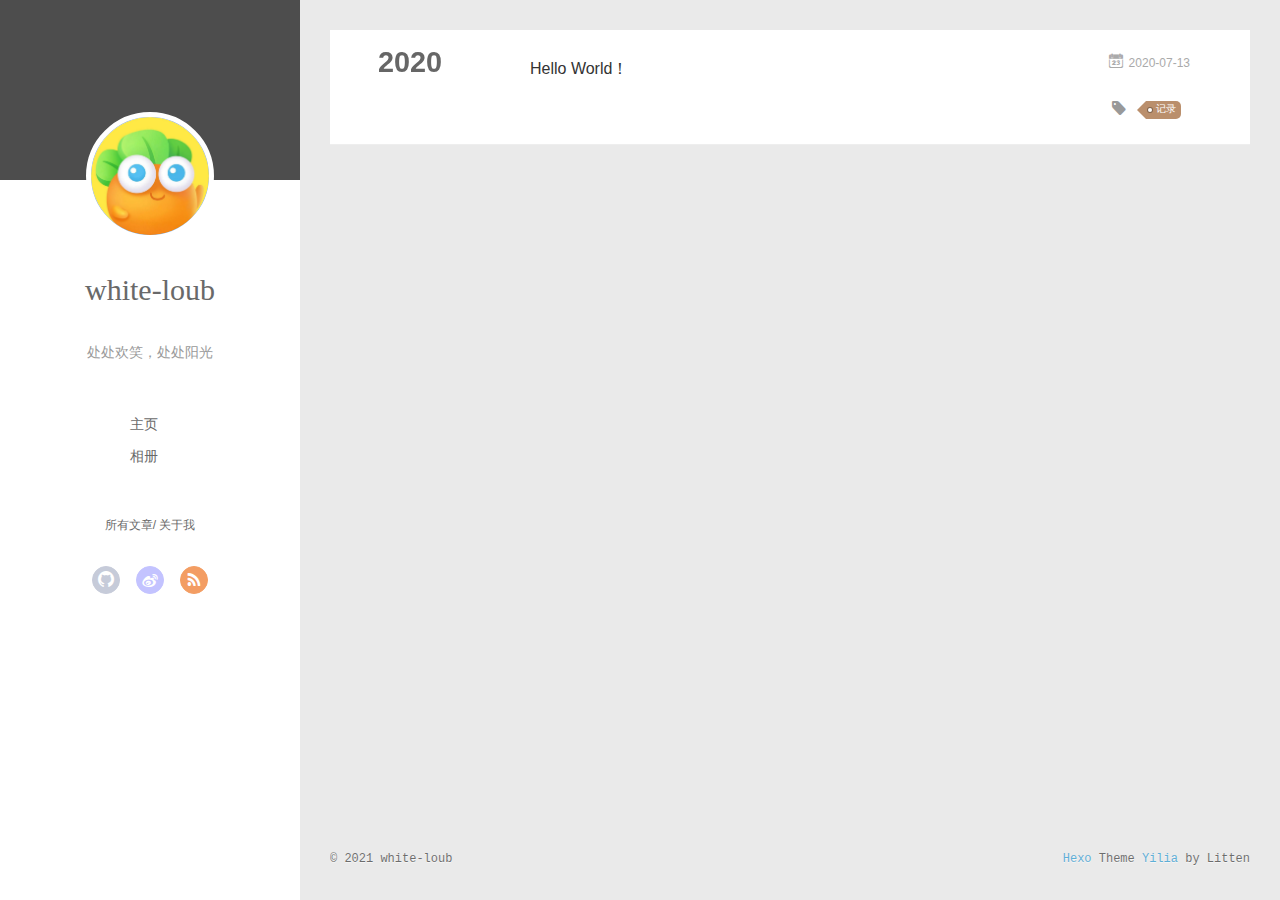
<file: archives/2020/07/index.html>
<!DOCTYPE html>
<html>
<head>
  <meta charset="utf-8">
  
  <meta name="renderer" content="webkit">
  <meta http-equiv="X-UA-Compatible" content="IE=edge" >
  <link rel="dns-prefetch" href="https://white-loub.github.io">
  <title>Archives: 2020/7 | white-loub的博客</title>
  <meta name="viewport" content="width=device-width, initial-scale=1, maximum-scale=1">
  <meta name="description" content="处处欢笑，处处阳光，未来可期，满怀期待！">
<meta property="og:type" content="website">
<meta property="og:title" content="white-loub的博客">
<meta property="og:url" content="https://white-loub.github.io/archives/2020/07/index.html">
<meta property="og:site_name" content="white-loub的博客">
<meta property="og:description" content="处处欢笑，处处阳光，未来可期，满怀期待！">
<meta property="og:locale" content="en_US">
<meta property="article:author" content="white-loub">
<meta property="article:tag" content="计算机，人工智能，嵌入式，开发，学习，大学生">
<meta name="twitter:card" content="summary">
  
    <link rel="alternative" href="/atom.xml" title="white-loub的博客" type="application/atom+xml">
  
  
    <link rel="icon" href="/assets/img/favicon.png">
  
  <link rel="stylesheet" type="text/css" href="/./main.0cf68a.css">
  <style type="text/css">
  
    #container.show {
      background: linear-gradient(200deg,#a0cfe4,#e8c37e);
    }
  </style>
  

  
<script>
var _hmt = _hmt || [];
(function() {
	var hm = document.createElement("script");
	hm.src = "https://hm.baidu.com/hm.js?3c4d6f11db073aca02838e9a3420c150";
	var s = document.getElementsByTagName("script")[0]; 
	s.parentNode.insertBefore(hm, s);
})();
</script>


<meta name="generator" content="Hexo 4.2.1"></head>

<body>
  <div id="container" q-class="show:isCtnShow">
    <canvas id="anm-canvas" class="anm-canvas"></canvas>
    <div class="left-col" q-class="show:isShow">
      
<div class="overlay" style="background: #4d4d4d"></div>
<div class="intrude-less">
	<header id="header" class="inner">
		<a href="/" class="profilepic">
			<img src="/assets/img/loub.jpg" class="js-avatar">
		</a>
		<hgroup>
		  <h1 class="header-author"><a href="/">white-loub</a></h1>
		</hgroup>
		
		<p class="header-subtitle">处处欢笑，处处阳光</p>
		

		<nav class="header-menu">
			<ul>
			
				<li><a href="/">主页</a></li>
	        
				<li><a href="/photos">相册</a></li>
	        
			</ul>
		</nav>
		<nav class="header-smart-menu">
    		
    			
    			<a q-on="click: openSlider(e, 'innerArchive')" href="javascript:void(0)">所有文章</a>
    			
            
    			
            
    			
    			<a q-on="click: openSlider(e, 'aboutme')" href="javascript:void(0)">关于我</a>
    			
            
		</nav>
		<nav class="header-nav">
			<div class="social">
				
					<a class="github" target="_blank" href="https://github.com/white-loub" title="github"><i class="icon-github"></i></a>
		        
					<a class="weibo" target="_blank" href="https://weibo.com/u/2168322495" title="weibo"><i class="icon-weibo"></i></a>
		        
					<a class="rss" target="_blank" href="/atom.xml" title="rss"><i class="icon-rss"></i></a>
		        
			</div>
		</nav>
	</header>		
</div>

    </div>
    <div class="mid-col" q-class="show:isShow,hide:isShow|isFalse">
      
<nav id="mobile-nav">
  	<div class="overlay js-overlay" style="background: #4d4d4d"></div>
	<div class="btnctn js-mobile-btnctn">
  		<div class="slider-trigger list" q-on="click: openSlider(e)"><i class="icon icon-sort"></i></div>
	</div>
	<div class="intrude-less">
		<header id="header" class="inner">
			<div class="profilepic">
				<img src="/assets/img/loub.jpg" class="js-avatar">
			</div>
			<hgroup>
			  <h1 class="header-author js-header-author">white-loub</h1>
			</hgroup>
			
			<p class="header-subtitle"><i class="icon icon-quo-left"></i>处处欢笑，处处阳光<i class="icon icon-quo-right"></i></p>
			
			
			
				
			
				
			
			
			
			<nav class="header-nav">
				<div class="social">
					
						<a class="github" target="_blank" href="https://github.com/white-loub" title="github"><i class="icon-github"></i></a>
			        
						<a class="weibo" target="_blank" href="https://weibo.com/u/2168322495" title="weibo"><i class="icon-weibo"></i></a>
			        
						<a class="rss" target="_blank" href="/atom.xml" title="rss"><i class="icon-rss"></i></a>
			        
				</div>
			</nav>

			<nav class="header-menu js-header-menu">
				<ul style="width: 50%">
				
				
					<li style="width: 50%"><a href="/">主页</a></li>
		        
					<li style="width: 50%"><a href="/photos">相册</a></li>
		        
				</ul>
			</nav>
		</header>				
	</div>
	<div class="mobile-mask" style="display:none" q-show="isShow"></div>
</nav>

      <div id="wrapper" class="body-wrap">
        <div class="menu-l">
          <div class="canvas-wrap">
            <canvas data-colors="#eaeaea" data-sectionHeight="100" data-contentId="js-content" id="myCanvas1" class="anm-canvas"></canvas>
          </div>
          <div id="js-content" class="content-ll">
            
  
  
    
    
      
      
      <section class="archives-wrap">
        <div class="archive-year-wrap">
          <a href="/archives/2020" class="archive-year">2020</a>
        </div>
        <div class="archives">
    
    <article class="archive-article archive-type-post">
  <div class="archive-article-inner">
    <header class="archive-article-header">
      	<div class="article-meta">
	      	<a href="/2020/07/13/Hello%20World%EF%BC%81/" class="archive-article-date">
  	<time datetime="2020-07-13T14:06:00.000Z" itemprop="datePublished"><i class="icon-calendar icon"></i>2020-07-13</time>
</a>
        </div>
    	 
  
    <h1 itemprop="name">
      <a class="archive-article-title" href="/2020/07/13/Hello%20World%EF%BC%81/">Hello World！</a>
    </h1>
  

        <div class="article-info info-on-right">
          
	<div class="article-tag tagcloud">
		<i class="icon-price-tags icon"></i>
		<ul class="article-tag-list">
			 
        		<li class="article-tag-list-item">
        			<a href="javascript:void(0)" class="js-tag article-tag-list-link color3">记录</a>
        		</li>
      		
		</ul>
	</div>

          

        </div>
        <div class="clearfix"></div>
    </header>
  </div>
</article>
  
  
    </div></section>
  

    


          </div>
        </div>
      </div>
      <footer id="footer">
  <div class="outer">
    <div id="footer-info">
    	<div class="footer-left">
    		&copy; 2021 white-loub
    	</div>
      	<div class="footer-right">
      		<a href="http://hexo.io/" target="_blank">Hexo</a>  Theme <a href="https://github.com/litten/hexo-theme-yilia" target="_blank">Yilia</a> by Litten
      	</div>
    </div>
  </div>
</footer>
    </div>
    <script>
	var yiliaConfig = {
		mathjax: false,
		isHome: false,
		isPost: false,
		isArchive: true,
		isTag: false,
		isCategory: false,
		open_in_new: false,
		toc_hide_index: true,
		root: "/",
		innerArchive: true,
		showTags: false
	}
</script>

<script>!function(t){function n(e){if(r[e])return r[e].exports;var i=r[e]={exports:{},id:e,loaded:!1};return t[e].call(i.exports,i,i.exports,n),i.loaded=!0,i.exports}var r={};n.m=t,n.c=r,n.p="./",n(0)}([function(t,n,r){r(195),t.exports=r(191)},function(t,n,r){var e=r(3),i=r(52),o=r(27),u=r(28),c=r(53),f="prototype",a=function(t,n,r){var s,l,h,v,p=t&a.F,d=t&a.G,y=t&a.S,g=t&a.P,b=t&a.B,m=d?e:y?e[n]||(e[n]={}):(e[n]||{})[f],x=d?i:i[n]||(i[n]={}),w=x[f]||(x[f]={});d&&(r=n);for(s in r)l=!p&&m&&void 0!==m[s],h=(l?m:r)[s],v=b&&l?c(h,e):g&&"function"==typeof h?c(Function.call,h):h,m&&u(m,s,h,t&a.U),x[s]!=h&&o(x,s,v),g&&w[s]!=h&&(w[s]=h)};e.core=i,a.F=1,a.G=2,a.S=4,a.P=8,a.B=16,a.W=32,a.U=64,a.R=128,t.exports=a},function(t,n,r){var e=r(6);t.exports=function(t){if(!e(t))throw TypeError(t+" is not an object!");return t}},function(t,n){var r=t.exports="undefined"!=typeof window&&window.Math==Math?window:"undefined"!=typeof self&&self.Math==Math?self:Function("return this")();"number"==typeof __g&&(__g=r)},function(t,n){t.exports=function(t){try{return!!t()}catch(t){return!0}}},function(t,n){var r=t.exports="undefined"!=typeof window&&window.Math==Math?window:"undefined"!=typeof self&&self.Math==Math?self:Function("return this")();"number"==typeof __g&&(__g=r)},function(t,n){t.exports=function(t){return"object"==typeof t?null!==t:"function"==typeof t}},function(t,n,r){var e=r(126)("wks"),i=r(76),o=r(3).Symbol,u="function"==typeof o;(t.exports=function(t){return e[t]||(e[t]=u&&o[t]||(u?o:i)("Symbol."+t))}).store=e},function(t,n){var r={}.hasOwnProperty;t.exports=function(t,n){return r.call(t,n)}},function(t,n,r){var e=r(94),i=r(33);t.exports=function(t){return e(i(t))}},function(t,n,r){t.exports=!r(4)(function(){return 7!=Object.defineProperty({},"a",{get:function(){return 7}}).a})},function(t,n,r){var e=r(2),i=r(167),o=r(50),u=Object.defineProperty;n.f=r(10)?Object.defineProperty:function(t,n,r){if(e(t),n=o(n,!0),e(r),i)try{return u(t,n,r)}catch(t){}if("get"in r||"set"in r)throw TypeError("Accessors not supported!");return"value"in r&&(t[n]=r.value),t}},function(t,n,r){t.exports=!r(18)(function(){return 7!=Object.defineProperty({},"a",{get:function(){return 7}}).a})},function(t,n,r){var e=r(14),i=r(22);t.exports=r(12)?function(t,n,r){return e.f(t,n,i(1,r))}:function(t,n,r){return t[n]=r,t}},function(t,n,r){var e=r(20),i=r(58),o=r(42),u=Object.defineProperty;n.f=r(12)?Object.defineProperty:function(t,n,r){if(e(t),n=o(n,!0),e(r),i)try{return u(t,n,r)}catch(t){}if("get"in r||"set"in r)throw TypeError("Accessors not supported!");return"value"in r&&(t[n]=r.value),t}},function(t,n,r){var e=r(40)("wks"),i=r(23),o=r(5).Symbol,u="function"==typeof o;(t.exports=function(t){return e[t]||(e[t]=u&&o[t]||(u?o:i)("Symbol."+t))}).store=e},function(t,n,r){var e=r(67),i=Math.min;t.exports=function(t){return t>0?i(e(t),9007199254740991):0}},function(t,n,r){var e=r(46);t.exports=function(t){return Object(e(t))}},function(t,n){t.exports=function(t){try{return!!t()}catch(t){return!0}}},function(t,n,r){var e=r(63),i=r(34);t.exports=Object.keys||function(t){return e(t,i)}},function(t,n,r){var e=r(21);t.exports=function(t){if(!e(t))throw TypeError(t+" is not an object!");return t}},function(t,n){t.exports=function(t){return"object"==typeof t?null!==t:"function"==typeof t}},function(t,n){t.exports=function(t,n){return{enumerable:!(1&t),configurable:!(2&t),writable:!(4&t),value:n}}},function(t,n){var r=0,e=Math.random();t.exports=function(t){return"Symbol(".concat(void 0===t?"":t,")_",(++r+e).toString(36))}},function(t,n){var r={}.hasOwnProperty;t.exports=function(t,n){return r.call(t,n)}},function(t,n){var r=t.exports={version:"2.4.0"};"number"==typeof __e&&(__e=r)},function(t,n){t.exports=function(t){if("function"!=typeof t)throw TypeError(t+" is not a function!");return t}},function(t,n,r){var e=r(11),i=r(66);t.exports=r(10)?function(t,n,r){return e.f(t,n,i(1,r))}:function(t,n,r){return t[n]=r,t}},function(t,n,r){var e=r(3),i=r(27),o=r(24),u=r(76)("src"),c="toString",f=Function[c],a=(""+f).split(c);r(52).inspectSource=function(t){return f.call(t)},(t.exports=function(t,n,r,c){var f="function"==typeof r;f&&(o(r,"name")||i(r,"name",n)),t[n]!==r&&(f&&(o(r,u)||i(r,u,t[n]?""+t[n]:a.join(String(n)))),t===e?t[n]=r:c?t[n]?t[n]=r:i(t,n,r):(delete t[n],i(t,n,r)))})(Function.prototype,c,function(){return"function"==typeof this&&this[u]||f.call(this)})},function(t,n,r){var e=r(1),i=r(4),o=r(46),u=function(t,n,r,e){var i=String(o(t)),u="<"+n;return""!==r&&(u+=" "+r+'="'+String(e).replace(/"/g,"&quot;")+'"'),u+">"+i+"</"+n+">"};t.exports=function(t,n){var r={};r[t]=n(u),e(e.P+e.F*i(function(){var n=""[t]('"');return n!==n.toLowerCase()||n.split('"').length>3}),"String",r)}},function(t,n,r){var e=r(115),i=r(46);t.exports=function(t){return e(i(t))}},function(t,n,r){var e=r(116),i=r(66),o=r(30),u=r(50),c=r(24),f=r(167),a=Object.getOwnPropertyDescriptor;n.f=r(10)?a:function(t,n){if(t=o(t),n=u(n,!0),f)try{return a(t,n)}catch(t){}if(c(t,n))return i(!e.f.call(t,n),t[n])}},function(t,n,r){var e=r(24),i=r(17),o=r(145)("IE_PROTO"),u=Object.prototype;t.exports=Object.getPrototypeOf||function(t){return t=i(t),e(t,o)?t[o]:"function"==typeof t.constructor&&t instanceof t.constructor?t.constructor.prototype:t instanceof Object?u:null}},function(t,n){t.exports=function(t){if(void 0==t)throw TypeError("Can't call method on  "+t);return t}},function(t,n){t.exports="constructor,hasOwnProperty,isPrototypeOf,propertyIsEnumerable,toLocaleString,toString,valueOf".split(",")},function(t,n){t.exports={}},function(t,n){t.exports=!0},function(t,n){n.f={}.propertyIsEnumerable},function(t,n,r){var e=r(14).f,i=r(8),o=r(15)("toStringTag");t.exports=function(t,n,r){t&&!i(t=r?t:t.prototype,o)&&e(t,o,{configurable:!0,value:n})}},function(t,n,r){var e=r(40)("keys"),i=r(23);t.exports=function(t){return e[t]||(e[t]=i(t))}},function(t,n,r){var e=r(5),i="__core-js_shared__",o=e[i]||(e[i]={});t.exports=function(t){return o[t]||(o[t]={})}},function(t,n){var r=Math.ceil,e=Math.floor;t.exports=function(t){return isNaN(t=+t)?0:(t>0?e:r)(t)}},function(t,n,r){var e=r(21);t.exports=function(t,n){if(!e(t))return t;var r,i;if(n&&"function"==typeof(r=t.toString)&&!e(i=r.call(t)))return i;if("function"==typeof(r=t.valueOf)&&!e(i=r.call(t)))return i;if(!n&&"function"==typeof(r=t.toString)&&!e(i=r.call(t)))return i;throw TypeError("Can't convert object to primitive value")}},function(t,n,r){var e=r(5),i=r(25),o=r(36),u=r(44),c=r(14).f;t.exports=function(t){var n=i.Symbol||(i.Symbol=o?{}:e.Symbol||{});"_"==t.charAt(0)||t in n||c(n,t,{value:u.f(t)})}},function(t,n,r){n.f=r(15)},function(t,n){var r={}.toString;t.exports=function(t){return r.call(t).slice(8,-1)}},function(t,n){t.exports=function(t){if(void 0==t)throw TypeError("Can't call method on  "+t);return t}},function(t,n,r){var e=r(4);t.exports=function(t,n){return!!t&&e(function(){n?t.call(null,function(){},1):t.call(null)})}},function(t,n,r){var e=r(53),i=r(115),o=r(17),u=r(16),c=r(203);t.exports=function(t,n){var r=1==t,f=2==t,a=3==t,s=4==t,l=6==t,h=5==t||l,v=n||c;return function(n,c,p){for(var d,y,g=o(n),b=i(g),m=e(c,p,3),x=u(b.length),w=0,S=r?v(n,x):f?v(n,0):void 0;x>w;w++)if((h||w in b)&&(d=b[w],y=m(d,w,g),t))if(r)S[w]=y;else if(y)switch(t){case 3:return!0;case 5:return d;case 6:return w;case 2:S.push(d)}else if(s)return!1;return l?-1:a||s?s:S}}},function(t,n,r){var e=r(1),i=r(52),o=r(4);t.exports=function(t,n){var r=(i.Object||{})[t]||Object[t],u={};u[t]=n(r),e(e.S+e.F*o(function(){r(1)}),"Object",u)}},function(t,n,r){var e=r(6);t.exports=function(t,n){if(!e(t))return t;var r,i;if(n&&"function"==typeof(r=t.toString)&&!e(i=r.call(t)))return i;if("function"==typeof(r=t.valueOf)&&!e(i=r.call(t)))return i;if(!n&&"function"==typeof(r=t.toString)&&!e(i=r.call(t)))return i;throw TypeError("Can't convert object to primitive value")}},function(t,n,r){var e=r(5),i=r(25),o=r(91),u=r(13),c="prototype",f=function(t,n,r){var a,s,l,h=t&f.F,v=t&f.G,p=t&f.S,d=t&f.P,y=t&f.B,g=t&f.W,b=v?i:i[n]||(i[n]={}),m=b[c],x=v?e:p?e[n]:(e[n]||{})[c];v&&(r=n);for(a in r)(s=!h&&x&&void 0!==x[a])&&a in b||(l=s?x[a]:r[a],b[a]=v&&"function"!=typeof x[a]?r[a]:y&&s?o(l,e):g&&x[a]==l?function(t){var n=function(n,r,e){if(this instanceof t){switch(arguments.length){case 0:return new t;case 1:return new t(n);case 2:return new t(n,r)}return new t(n,r,e)}return t.apply(this,arguments)};return n[c]=t[c],n}(l):d&&"function"==typeof l?o(Function.call,l):l,d&&((b.virtual||(b.virtual={}))[a]=l,t&f.R&&m&&!m[a]&&u(m,a,l)))};f.F=1,f.G=2,f.S=4,f.P=8,f.B=16,f.W=32,f.U=64,f.R=128,t.exports=f},function(t,n){var r=t.exports={version:"2.4.0"};"number"==typeof __e&&(__e=r)},function(t,n,r){var e=r(26);t.exports=function(t,n,r){if(e(t),void 0===n)return t;switch(r){case 1:return function(r){return t.call(n,r)};case 2:return function(r,e){return t.call(n,r,e)};case 3:return function(r,e,i){return t.call(n,r,e,i)}}return function(){return t.apply(n,arguments)}}},function(t,n,r){var e=r(183),i=r(1),o=r(126)("metadata"),u=o.store||(o.store=new(r(186))),c=function(t,n,r){var i=u.get(t);if(!i){if(!r)return;u.set(t,i=new e)}var o=i.get(n);if(!o){if(!r)return;i.set(n,o=new e)}return o},f=function(t,n,r){var e=c(n,r,!1);return void 0!==e&&e.has(t)},a=function(t,n,r){var e=c(n,r,!1);return void 0===e?void 0:e.get(t)},s=function(t,n,r,e){c(r,e,!0).set(t,n)},l=function(t,n){var r=c(t,n,!1),e=[];return r&&r.forEach(function(t,n){e.push(n)}),e},h=function(t){return void 0===t||"symbol"==typeof t?t:String(t)},v=function(t){i(i.S,"Reflect",t)};t.exports={store:u,map:c,has:f,get:a,set:s,keys:l,key:h,exp:v}},function(t,n,r){"use strict";if(r(10)){var e=r(69),i=r(3),o=r(4),u=r(1),c=r(127),f=r(152),a=r(53),s=r(68),l=r(66),h=r(27),v=r(73),p=r(67),d=r(16),y=r(75),g=r(50),b=r(24),m=r(180),x=r(114),w=r(6),S=r(17),_=r(137),O=r(70),E=r(32),P=r(71).f,j=r(154),F=r(76),M=r(7),A=r(48),N=r(117),T=r(146),I=r(155),k=r(80),L=r(123),R=r(74),C=r(130),D=r(160),U=r(11),W=r(31),G=U.f,B=W.f,V=i.RangeError,z=i.TypeError,q=i.Uint8Array,K="ArrayBuffer",J="Shared"+K,Y="BYTES_PER_ELEMENT",H="prototype",$=Array[H],X=f.ArrayBuffer,Q=f.DataView,Z=A(0),tt=A(2),nt=A(3),rt=A(4),et=A(5),it=A(6),ot=N(!0),ut=N(!1),ct=I.values,ft=I.keys,at=I.entries,st=$.lastIndexOf,lt=$.reduce,ht=$.reduceRight,vt=$.join,pt=$.sort,dt=$.slice,yt=$.toString,gt=$.toLocaleString,bt=M("iterator"),mt=M("toStringTag"),xt=F("typed_constructor"),wt=F("def_constructor"),St=c.CONSTR,_t=c.TYPED,Ot=c.VIEW,Et="Wrong length!",Pt=A(1,function(t,n){return Tt(T(t,t[wt]),n)}),jt=o(function(){return 1===new q(new Uint16Array([1]).buffer)[0]}),Ft=!!q&&!!q[H].set&&o(function(){new q(1).set({})}),Mt=function(t,n){if(void 0===t)throw z(Et);var r=+t,e=d(t);if(n&&!m(r,e))throw V(Et);return e},At=function(t,n){var r=p(t);if(r<0||r%n)throw V("Wrong offset!");return r},Nt=function(t){if(w(t)&&_t in t)return t;throw z(t+" is not a typed array!")},Tt=function(t,n){if(!(w(t)&&xt in t))throw z("It is not a typed array constructor!");return new t(n)},It=function(t,n){return kt(T(t,t[wt]),n)},kt=function(t,n){for(var r=0,e=n.length,i=Tt(t,e);e>r;)i[r]=n[r++];return i},Lt=function(t,n,r){G(t,n,{get:function(){return this._d[r]}})},Rt=function(t){var n,r,e,i,o,u,c=S(t),f=arguments.length,s=f>1?arguments[1]:void 0,l=void 0!==s,h=j(c);if(void 0!=h&&!_(h)){for(u=h.call(c),e=[],n=0;!(o=u.next()).done;n++)e.push(o.value);c=e}for(l&&f>2&&(s=a(s,arguments[2],2)),n=0,r=d(c.length),i=Tt(this,r);r>n;n++)i[n]=l?s(c[n],n):c[n];return i},Ct=function(){for(var t=0,n=arguments.length,r=Tt(this,n);n>t;)r[t]=arguments[t++];return r},Dt=!!q&&o(function(){gt.call(new q(1))}),Ut=function(){return gt.apply(Dt?dt.call(Nt(this)):Nt(this),arguments)},Wt={copyWithin:function(t,n){return D.call(Nt(this),t,n,arguments.length>2?arguments[2]:void 0)},every:function(t){return rt(Nt(this),t,arguments.length>1?arguments[1]:void 0)},fill:function(t){return C.apply(Nt(this),arguments)},filter:function(t){return It(this,tt(Nt(this),t,arguments.length>1?arguments[1]:void 0))},find:function(t){return et(Nt(this),t,arguments.length>1?arguments[1]:void 0)},findIndex:function(t){return it(Nt(this),t,arguments.length>1?arguments[1]:void 0)},forEach:function(t){Z(Nt(this),t,arguments.length>1?arguments[1]:void 0)},indexOf:function(t){return ut(Nt(this),t,arguments.length>1?arguments[1]:void 0)},includes:function(t){return ot(Nt(this),t,arguments.length>1?arguments[1]:void 0)},join:function(t){return vt.apply(Nt(this),arguments)},lastIndexOf:function(t){return st.apply(Nt(this),arguments)},map:function(t){return Pt(Nt(this),t,arguments.length>1?arguments[1]:void 0)},reduce:function(t){return lt.apply(Nt(this),arguments)},reduceRight:function(t){return ht.apply(Nt(this),arguments)},reverse:function(){for(var t,n=this,r=Nt(n).length,e=Math.floor(r/2),i=0;i<e;)t=n[i],n[i++]=n[--r],n[r]=t;return n},some:function(t){return nt(Nt(this),t,arguments.length>1?arguments[1]:void 0)},sort:function(t){return pt.call(Nt(this),t)},subarray:function(t,n){var r=Nt(this),e=r.length,i=y(t,e);return new(T(r,r[wt]))(r.buffer,r.byteOffset+i*r.BYTES_PER_ELEMENT,d((void 0===n?e:y(n,e))-i))}},Gt=function(t,n){return It(this,dt.call(Nt(this),t,n))},Bt=function(t){Nt(this);var n=At(arguments[1],1),r=this.length,e=S(t),i=d(e.length),o=0;if(i+n>r)throw V(Et);for(;o<i;)this[n+o]=e[o++]},Vt={entries:function(){return at.call(Nt(this))},keys:function(){return ft.call(Nt(this))},values:function(){return ct.call(Nt(this))}},zt=function(t,n){return w(t)&&t[_t]&&"symbol"!=typeof n&&n in t&&String(+n)==String(n)},qt=function(t,n){return zt(t,n=g(n,!0))?l(2,t[n]):B(t,n)},Kt=function(t,n,r){return!(zt(t,n=g(n,!0))&&w(r)&&b(r,"value"))||b(r,"get")||b(r,"set")||r.configurable||b(r,"writable")&&!r.writable||b(r,"enumerable")&&!r.enumerable?G(t,n,r):(t[n]=r.value,t)};St||(W.f=qt,U.f=Kt),u(u.S+u.F*!St,"Object",{getOwnPropertyDescriptor:qt,defineProperty:Kt}),o(function(){yt.call({})})&&(yt=gt=function(){return vt.call(this)});var Jt=v({},Wt);v(Jt,Vt),h(Jt,bt,Vt.values),v(Jt,{slice:Gt,set:Bt,constructor:function(){},toString:yt,toLocaleString:Ut}),Lt(Jt,"buffer","b"),Lt(Jt,"byteOffset","o"),Lt(Jt,"byteLength","l"),Lt(Jt,"length","e"),G(Jt,mt,{get:function(){return this[_t]}}),t.exports=function(t,n,r,f){f=!!f;var a=t+(f?"Clamped":"")+"Array",l="Uint8Array"!=a,v="get"+t,p="set"+t,y=i[a],g=y||{},b=y&&E(y),m=!y||!c.ABV,S={},_=y&&y[H],j=function(t,r){var e=t._d;return e.v[v](r*n+e.o,jt)},F=function(t,r,e){var i=t._d;f&&(e=(e=Math.round(e))<0?0:e>255?255:255&e),i.v[p](r*n+i.o,e,jt)},M=function(t,n){G(t,n,{get:function(){return j(this,n)},set:function(t){return F(this,n,t)},enumerable:!0})};m?(y=r(function(t,r,e,i){s(t,y,a,"_d");var o,u,c,f,l=0,v=0;if(w(r)){if(!(r instanceof X||(f=x(r))==K||f==J))return _t in r?kt(y,r):Rt.call(y,r);o=r,v=At(e,n);var p=r.byteLength;if(void 0===i){if(p%n)throw V(Et);if((u=p-v)<0)throw V(Et)}else if((u=d(i)*n)+v>p)throw V(Et);c=u/n}else c=Mt(r,!0),u=c*n,o=new X(u);for(h(t,"_d",{b:o,o:v,l:u,e:c,v:new Q(o)});l<c;)M(t,l++)}),_=y[H]=O(Jt),h(_,"constructor",y)):L(function(t){new y(null),new y(t)},!0)||(y=r(function(t,r,e,i){s(t,y,a);var o;return w(r)?r instanceof X||(o=x(r))==K||o==J?void 0!==i?new g(r,At(e,n),i):void 0!==e?new g(r,At(e,n)):new g(r):_t in r?kt(y,r):Rt.call(y,r):new g(Mt(r,l))}),Z(b!==Function.prototype?P(g).concat(P(b)):P(g),function(t){t in y||h(y,t,g[t])}),y[H]=_,e||(_.constructor=y));var A=_[bt],N=!!A&&("values"==A.name||void 0==A.name),T=Vt.values;h(y,xt,!0),h(_,_t,a),h(_,Ot,!0),h(_,wt,y),(f?new y(1)[mt]==a:mt in _)||G(_,mt,{get:function(){return a}}),S[a]=y,u(u.G+u.W+u.F*(y!=g),S),u(u.S,a,{BYTES_PER_ELEMENT:n,from:Rt,of:Ct}),Y in _||h(_,Y,n),u(u.P,a,Wt),R(a),u(u.P+u.F*Ft,a,{set:Bt}),u(u.P+u.F*!N,a,Vt),u(u.P+u.F*(_.toString!=yt),a,{toString:yt}),u(u.P+u.F*o(function(){new y(1).slice()}),a,{slice:Gt}),u(u.P+u.F*(o(function(){return[1,2].toLocaleString()!=new y([1,2]).toLocaleString()})||!o(function(){_.toLocaleString.call([1,2])})),a,{toLocaleString:Ut}),k[a]=N?A:T,e||N||h(_,bt,T)}}else t.exports=function(){}},function(t,n){var r={}.toString;t.exports=function(t){return r.call(t).slice(8,-1)}},function(t,n,r){var e=r(21),i=r(5).document,o=e(i)&&e(i.createElement);t.exports=function(t){return o?i.createElement(t):{}}},function(t,n,r){t.exports=!r(12)&&!r(18)(function(){return 7!=Object.defineProperty(r(57)("div"),"a",{get:function(){return 7}}).a})},function(t,n,r){"use strict";var e=r(36),i=r(51),o=r(64),u=r(13),c=r(8),f=r(35),a=r(96),s=r(38),l=r(103),h=r(15)("iterator"),v=!([].keys&&"next"in[].keys()),p="keys",d="values",y=function(){return this};t.exports=function(t,n,r,g,b,m,x){a(r,n,g);var w,S,_,O=function(t){if(!v&&t in F)return F[t];switch(t){case p:case d:return function(){return new r(this,t)}}return function(){return new r(this,t)}},E=n+" Iterator",P=b==d,j=!1,F=t.prototype,M=F[h]||F["@@iterator"]||b&&F[b],A=M||O(b),N=b?P?O("entries"):A:void 0,T="Array"==n?F.entries||M:M;if(T&&(_=l(T.call(new t)))!==Object.prototype&&(s(_,E,!0),e||c(_,h)||u(_,h,y)),P&&M&&M.name!==d&&(j=!0,A=function(){return M.call(this)}),e&&!x||!v&&!j&&F[h]||u(F,h,A),f[n]=A,f[E]=y,b)if(w={values:P?A:O(d),keys:m?A:O(p),entries:N},x)for(S in w)S in F||o(F,S,w[S]);else i(i.P+i.F*(v||j),n,w);return w}},function(t,n,r){var e=r(20),i=r(100),o=r(34),u=r(39)("IE_PROTO"),c=function(){},f="prototype",a=function(){var t,n=r(57)("iframe"),e=o.length;for(n.style.display="none",r(93).appendChild(n),n.src="javascript:",t=n.contentWindow.document,t.open(),t.write("<script>document.F=Object<\/script>"),t.close(),a=t.F;e--;)delete a[f][o[e]];return a()};t.exports=Object.create||function(t,n){var r;return null!==t?(c[f]=e(t),r=new c,c[f]=null,r[u]=t):r=a(),void 0===n?r:i(r,n)}},function(t,n,r){var e=r(63),i=r(34).concat("length","prototype");n.f=Object.getOwnPropertyNames||function(t){return e(t,i)}},function(t,n){n.f=Object.getOwnPropertySymbols},function(t,n,r){var e=r(8),i=r(9),o=r(90)(!1),u=r(39)("IE_PROTO");t.exports=function(t,n){var r,c=i(t),f=0,a=[];for(r in c)r!=u&&e(c,r)&&a.push(r);for(;n.length>f;)e(c,r=n[f++])&&(~o(a,r)||a.push(r));return a}},function(t,n,r){t.exports=r(13)},function(t,n,r){var e=r(76)("meta"),i=r(6),o=r(24),u=r(11).f,c=0,f=Object.isExtensible||function(){return!0},a=!r(4)(function(){return f(Object.preventExtensions({}))}),s=function(t){u(t,e,{value:{i:"O"+ ++c,w:{}}})},l=function(t,n){if(!i(t))return"symbol"==typeof t?t:("string"==typeof t?"S":"P")+t;if(!o(t,e)){if(!f(t))return"F";if(!n)return"E";s(t)}return t[e].i},h=function(t,n){if(!o(t,e)){if(!f(t))return!0;if(!n)return!1;s(t)}return t[e].w},v=function(t){return a&&p.NEED&&f(t)&&!o(t,e)&&s(t),t},p=t.exports={KEY:e,NEED:!1,fastKey:l,getWeak:h,onFreeze:v}},function(t,n){t.exports=function(t,n){return{enumerable:!(1&t),configurable:!(2&t),writable:!(4&t),value:n}}},function(t,n){var r=Math.ceil,e=Math.floor;t.exports=function(t){return isNaN(t=+t)?0:(t>0?e:r)(t)}},function(t,n){t.exports=function(t,n,r,e){if(!(t instanceof n)||void 0!==e&&e in t)throw TypeError(r+": incorrect invocation!");return t}},function(t,n){t.exports=!1},function(t,n,r){var e=r(2),i=r(173),o=r(133),u=r(145)("IE_PROTO"),c=function(){},f="prototype",a=function(){var t,n=r(132)("iframe"),e=o.length;for(n.style.display="none",r(135).appendChild(n),n.src="javascript:",t=n.contentWindow.document,t.open(),t.write("<script>document.F=Object<\/script>"),t.close(),a=t.F;e--;)delete a[f][o[e]];return a()};t.exports=Object.create||function(t,n){var r;return null!==t?(c[f]=e(t),r=new c,c[f]=null,r[u]=t):r=a(),void 0===n?r:i(r,n)}},function(t,n,r){var e=r(175),i=r(133).concat("length","prototype");n.f=Object.getOwnPropertyNames||function(t){return e(t,i)}},function(t,n,r){var e=r(175),i=r(133);t.exports=Object.keys||function(t){return e(t,i)}},function(t,n,r){var e=r(28);t.exports=function(t,n,r){for(var i in n)e(t,i,n[i],r);return t}},function(t,n,r){"use strict";var e=r(3),i=r(11),o=r(10),u=r(7)("species");t.exports=function(t){var n=e[t];o&&n&&!n[u]&&i.f(n,u,{configurable:!0,get:function(){return this}})}},function(t,n,r){var e=r(67),i=Math.max,o=Math.min;t.exports=function(t,n){return t=e(t),t<0?i(t+n,0):o(t,n)}},function(t,n){var r=0,e=Math.random();t.exports=function(t){return"Symbol(".concat(void 0===t?"":t,")_",(++r+e).toString(36))}},function(t,n,r){var e=r(33);t.exports=function(t){return Object(e(t))}},function(t,n,r){var e=r(7)("unscopables"),i=Array.prototype;void 0==i[e]&&r(27)(i,e,{}),t.exports=function(t){i[e][t]=!0}},function(t,n,r){var e=r(53),i=r(169),o=r(137),u=r(2),c=r(16),f=r(154),a={},s={},n=t.exports=function(t,n,r,l,h){var v,p,d,y,g=h?function(){return t}:f(t),b=e(r,l,n?2:1),m=0;if("function"!=typeof g)throw TypeError(t+" is not iterable!");if(o(g)){for(v=c(t.length);v>m;m++)if((y=n?b(u(p=t[m])[0],p[1]):b(t[m]))===a||y===s)return y}else for(d=g.call(t);!(p=d.next()).done;)if((y=i(d,b,p.value,n))===a||y===s)return y};n.BREAK=a,n.RETURN=s},function(t,n){t.exports={}},function(t,n,r){var e=r(11).f,i=r(24),o=r(7)("toStringTag");t.exports=function(t,n,r){t&&!i(t=r?t:t.prototype,o)&&e(t,o,{configurable:!0,value:n})}},function(t,n,r){var e=r(1),i=r(46),o=r(4),u=r(150),c="["+u+"]",f="​",a=RegExp("^"+c+c+"*"),s=RegExp(c+c+"*$"),l=function(t,n,r){var i={},c=o(function(){return!!u[t]()||f[t]()!=f}),a=i[t]=c?n(h):u[t];r&&(i[r]=a),e(e.P+e.F*c,"String",i)},h=l.trim=function(t,n){return t=String(i(t)),1&n&&(t=t.replace(a,"")),2&n&&(t=t.replace(s,"")),t};t.exports=l},function(t,n,r){t.exports={default:r(86),__esModule:!0}},function(t,n,r){t.exports={default:r(87),__esModule:!0}},function(t,n,r){"use strict";function e(t){return t&&t.__esModule?t:{default:t}}n.__esModule=!0;var i=r(84),o=e(i),u=r(83),c=e(u),f="function"==typeof c.default&&"symbol"==typeof o.default?function(t){return typeof t}:function(t){return t&&"function"==typeof c.default&&t.constructor===c.default&&t!==c.default.prototype?"symbol":typeof t};n.default="function"==typeof c.default&&"symbol"===f(o.default)?function(t){return void 0===t?"undefined":f(t)}:function(t){return t&&"function"==typeof c.default&&t.constructor===c.default&&t!==c.default.prototype?"symbol":void 0===t?"undefined":f(t)}},function(t,n,r){r(110),r(108),r(111),r(112),t.exports=r(25).Symbol},function(t,n,r){r(109),r(113),t.exports=r(44).f("iterator")},function(t,n){t.exports=function(t){if("function"!=typeof t)throw TypeError(t+" is not a function!");return t}},function(t,n){t.exports=function(){}},function(t,n,r){var e=r(9),i=r(106),o=r(105);t.exports=function(t){return function(n,r,u){var c,f=e(n),a=i(f.length),s=o(u,a);if(t&&r!=r){for(;a>s;)if((c=f[s++])!=c)return!0}else for(;a>s;s++)if((t||s in f)&&f[s]===r)return t||s||0;return!t&&-1}}},function(t,n,r){var e=r(88);t.exports=function(t,n,r){if(e(t),void 0===n)return t;switch(r){case 1:return function(r){return t.call(n,r)};case 2:return function(r,e){return t.call(n,r,e)};case 3:return function(r,e,i){return t.call(n,r,e,i)}}return function(){return t.apply(n,arguments)}}},function(t,n,r){var e=r(19),i=r(62),o=r(37);t.exports=function(t){var n=e(t),r=i.f;if(r)for(var u,c=r(t),f=o.f,a=0;c.length>a;)f.call(t,u=c[a++])&&n.push(u);return n}},function(t,n,r){t.exports=r(5).document&&document.documentElement},function(t,n,r){var e=r(56);t.exports=Object("z").propertyIsEnumerable(0)?Object:function(t){return"String"==e(t)?t.split(""):Object(t)}},function(t,n,r){var e=r(56);t.exports=Array.isArray||function(t){return"Array"==e(t)}},function(t,n,r){"use strict";var e=r(60),i=r(22),o=r(38),u={};r(13)(u,r(15)("iterator"),function(){return this}),t.exports=function(t,n,r){t.prototype=e(u,{next:i(1,r)}),o(t,n+" Iterator")}},function(t,n){t.exports=function(t,n){return{value:n,done:!!t}}},function(t,n,r){var e=r(19),i=r(9);t.exports=function(t,n){for(var r,o=i(t),u=e(o),c=u.length,f=0;c>f;)if(o[r=u[f++]]===n)return r}},function(t,n,r){var e=r(23)("meta"),i=r(21),o=r(8),u=r(14).f,c=0,f=Object.isExtensible||function(){return!0},a=!r(18)(function(){return f(Object.preventExtensions({}))}),s=function(t){u(t,e,{value:{i:"O"+ ++c,w:{}}})},l=function(t,n){if(!i(t))return"symbol"==typeof t?t:("string"==typeof t?"S":"P")+t;if(!o(t,e)){if(!f(t))return"F";if(!n)return"E";s(t)}return t[e].i},h=function(t,n){if(!o(t,e)){if(!f(t))return!0;if(!n)return!1;s(t)}return t[e].w},v=function(t){return a&&p.NEED&&f(t)&&!o(t,e)&&s(t),t},p=t.exports={KEY:e,NEED:!1,fastKey:l,getWeak:h,onFreeze:v}},function(t,n,r){var e=r(14),i=r(20),o=r(19);t.exports=r(12)?Object.defineProperties:function(t,n){i(t);for(var r,u=o(n),c=u.length,f=0;c>f;)e.f(t,r=u[f++],n[r]);return t}},function(t,n,r){var e=r(37),i=r(22),o=r(9),u=r(42),c=r(8),f=r(58),a=Object.getOwnPropertyDescriptor;n.f=r(12)?a:function(t,n){if(t=o(t),n=u(n,!0),f)try{return a(t,n)}catch(t){}if(c(t,n))return i(!e.f.call(t,n),t[n])}},function(t,n,r){var e=r(9),i=r(61).f,o={}.toString,u="object"==typeof window&&window&&Object.getOwnPropertyNames?Object.getOwnPropertyNames(window):[],c=function(t){try{return i(t)}catch(t){return u.slice()}};t.exports.f=function(t){return u&&"[object Window]"==o.call(t)?c(t):i(e(t))}},function(t,n,r){var e=r(8),i=r(77),o=r(39)("IE_PROTO"),u=Object.prototype;t.exports=Object.getPrototypeOf||function(t){return t=i(t),e(t,o)?t[o]:"function"==typeof t.constructor&&t instanceof t.constructor?t.constructor.prototype:t instanceof Object?u:null}},function(t,n,r){var e=r(41),i=r(33);t.exports=function(t){return function(n,r){var o,u,c=String(i(n)),f=e(r),a=c.length;return f<0||f>=a?t?"":void 0:(o=c.charCodeAt(f),o<55296||o>56319||f+1===a||(u=c.charCodeAt(f+1))<56320||u>57343?t?c.charAt(f):o:t?c.slice(f,f+2):u-56320+(o-55296<<10)+65536)}}},function(t,n,r){var e=r(41),i=Math.max,o=Math.min;t.exports=function(t,n){return t=e(t),t<0?i(t+n,0):o(t,n)}},function(t,n,r){var e=r(41),i=Math.min;t.exports=function(t){return t>0?i(e(t),9007199254740991):0}},function(t,n,r){"use strict";var e=r(89),i=r(97),o=r(35),u=r(9);t.exports=r(59)(Array,"Array",function(t,n){this._t=u(t),this._i=0,this._k=n},function(){var t=this._t,n=this._k,r=this._i++;return!t||r>=t.length?(this._t=void 0,i(1)):"keys"==n?i(0,r):"values"==n?i(0,t[r]):i(0,[r,t[r]])},"values"),o.Arguments=o.Array,e("keys"),e("values"),e("entries")},function(t,n){},function(t,n,r){"use strict";var e=r(104)(!0);r(59)(String,"String",function(t){this._t=String(t),this._i=0},function(){var t,n=this._t,r=this._i;return r>=n.length?{value:void 0,done:!0}:(t=e(n,r),this._i+=t.length,{value:t,done:!1})})},function(t,n,r){"use strict";var e=r(5),i=r(8),o=r(12),u=r(51),c=r(64),f=r(99).KEY,a=r(18),s=r(40),l=r(38),h=r(23),v=r(15),p=r(44),d=r(43),y=r(98),g=r(92),b=r(95),m=r(20),x=r(9),w=r(42),S=r(22),_=r(60),O=r(102),E=r(101),P=r(14),j=r(19),F=E.f,M=P.f,A=O.f,N=e.Symbol,T=e.JSON,I=T&&T.stringify,k="prototype",L=v("_hidden"),R=v("toPrimitive"),C={}.propertyIsEnumerable,D=s("symbol-registry"),U=s("symbols"),W=s("op-symbols"),G=Object[k],B="function"==typeof N,V=e.QObject,z=!V||!V[k]||!V[k].findChild,q=o&&a(function(){return 7!=_(M({},"a",{get:function(){return M(this,"a",{value:7}).a}})).a})?function(t,n,r){var e=F(G,n);e&&delete G[n],M(t,n,r),e&&t!==G&&M(G,n,e)}:M,K=function(t){var n=U[t]=_(N[k]);return n._k=t,n},J=B&&"symbol"==typeof N.iterator?function(t){return"symbol"==typeof t}:function(t){return t instanceof N},Y=function(t,n,r){return t===G&&Y(W,n,r),m(t),n=w(n,!0),m(r),i(U,n)?(r.enumerable?(i(t,L)&&t[L][n]&&(t[L][n]=!1),r=_(r,{enumerable:S(0,!1)})):(i(t,L)||M(t,L,S(1,{})),t[L][n]=!0),q(t,n,r)):M(t,n,r)},H=function(t,n){m(t);for(var r,e=g(n=x(n)),i=0,o=e.length;o>i;)Y(t,r=e[i++],n[r]);return t},$=function(t,n){return void 0===n?_(t):H(_(t),n)},X=function(t){var n=C.call(this,t=w(t,!0));return!(this===G&&i(U,t)&&!i(W,t))&&(!(n||!i(this,t)||!i(U,t)||i(this,L)&&this[L][t])||n)},Q=function(t,n){if(t=x(t),n=w(n,!0),t!==G||!i(U,n)||i(W,n)){var r=F(t,n);return!r||!i(U,n)||i(t,L)&&t[L][n]||(r.enumerable=!0),r}},Z=function(t){for(var n,r=A(x(t)),e=[],o=0;r.length>o;)i(U,n=r[o++])||n==L||n==f||e.push(n);return e},tt=function(t){for(var n,r=t===G,e=A(r?W:x(t)),o=[],u=0;e.length>u;)!i(U,n=e[u++])||r&&!i(G,n)||o.push(U[n]);return o};B||(N=function(){if(this instanceof N)throw TypeError("Symbol is not a constructor!");var t=h(arguments.length>0?arguments[0]:void 0),n=function(r){this===G&&n.call(W,r),i(this,L)&&i(this[L],t)&&(this[L][t]=!1),q(this,t,S(1,r))};return o&&z&&q(G,t,{configurable:!0,set:n}),K(t)},c(N[k],"toString",function(){return this._k}),E.f=Q,P.f=Y,r(61).f=O.f=Z,r(37).f=X,r(62).f=tt,o&&!r(36)&&c(G,"propertyIsEnumerable",X,!0),p.f=function(t){return K(v(t))}),u(u.G+u.W+u.F*!B,{Symbol:N});for(var nt="hasInstance,isConcatSpreadable,iterator,match,replace,search,species,split,toPrimitive,toStringTag,unscopables".split(","),rt=0;nt.length>rt;)v(nt[rt++]);for(var nt=j(v.store),rt=0;nt.length>rt;)d(nt[rt++]);u(u.S+u.F*!B,"Symbol",{for:function(t){return i(D,t+="")?D[t]:D[t]=N(t)},keyFor:function(t){if(J(t))return y(D,t);throw TypeError(t+" is not a symbol!")},useSetter:function(){z=!0},useSimple:function(){z=!1}}),u(u.S+u.F*!B,"Object",{create:$,defineProperty:Y,defineProperties:H,getOwnPropertyDescriptor:Q,getOwnPropertyNames:Z,getOwnPropertySymbols:tt}),T&&u(u.S+u.F*(!B||a(function(){var t=N();return"[null]"!=I([t])||"{}"!=I({a:t})||"{}"!=I(Object(t))})),"JSON",{stringify:function(t){if(void 0!==t&&!J(t)){for(var n,r,e=[t],i=1;arguments.length>i;)e.push(arguments[i++]);return n=e[1],"function"==typeof n&&(r=n),!r&&b(n)||(n=function(t,n){if(r&&(n=r.call(this,t,n)),!J(n))return n}),e[1]=n,I.apply(T,e)}}}),N[k][R]||r(13)(N[k],R,N[k].valueOf),l(N,"Symbol"),l(Math,"Math",!0),l(e.JSON,"JSON",!0)},function(t,n,r){r(43)("asyncIterator")},function(t,n,r){r(43)("observable")},function(t,n,r){r(107);for(var e=r(5),i=r(13),o=r(35),u=r(15)("toStringTag"),c=["NodeList","DOMTokenList","MediaList","StyleSheetList","CSSRuleList"],f=0;f<5;f++){var a=c[f],s=e[a],l=s&&s.prototype;l&&!l[u]&&i(l,u,a),o[a]=o.Array}},function(t,n,r){var e=r(45),i=r(7)("toStringTag"),o="Arguments"==e(function(){return arguments}()),u=function(t,n){try{return t[n]}catch(t){}};t.exports=function(t){var n,r,c;return void 0===t?"Undefined":null===t?"Null":"string"==typeof(r=u(n=Object(t),i))?r:o?e(n):"Object"==(c=e(n))&&"function"==typeof n.callee?"Arguments":c}},function(t,n,r){var e=r(45);t.exports=Object("z").propertyIsEnumerable(0)?Object:function(t){return"String"==e(t)?t.split(""):Object(t)}},function(t,n){n.f={}.propertyIsEnumerable},function(t,n,r){var e=r(30),i=r(16),o=r(75);t.exports=function(t){return function(n,r,u){var c,f=e(n),a=i(f.length),s=o(u,a);if(t&&r!=r){for(;a>s;)if((c=f[s++])!=c)return!0}else for(;a>s;s++)if((t||s in f)&&f[s]===r)return t||s||0;return!t&&-1}}},function(t,n,r){"use strict";var e=r(3),i=r(1),o=r(28),u=r(73),c=r(65),f=r(79),a=r(68),s=r(6),l=r(4),h=r(123),v=r(81),p=r(136);t.exports=function(t,n,r,d,y,g){var b=e[t],m=b,x=y?"set":"add",w=m&&m.prototype,S={},_=function(t){var n=w[t];o(w,t,"delete"==t?function(t){return!(g&&!s(t))&&n.call(this,0===t?0:t)}:"has"==t?function(t){return!(g&&!s(t))&&n.call(this,0===t?0:t)}:"get"==t?function(t){return g&&!s(t)?void 0:n.call(this,0===t?0:t)}:"add"==t?function(t){return n.call(this,0===t?0:t),this}:function(t,r){return n.call(this,0===t?0:t,r),this})};if("function"==typeof m&&(g||w.forEach&&!l(function(){(new m).entries().next()}))){var O=new m,E=O[x](g?{}:-0,1)!=O,P=l(function(){O.has(1)}),j=h(function(t){new m(t)}),F=!g&&l(function(){for(var t=new m,n=5;n--;)t[x](n,n);return!t.has(-0)});j||(m=n(function(n,r){a(n,m,t);var e=p(new b,n,m);return void 0!=r&&f(r,y,e[x],e),e}),m.prototype=w,w.constructor=m),(P||F)&&(_("delete"),_("has"),y&&_("get")),(F||E)&&_(x),g&&w.clear&&delete w.clear}else m=d.getConstructor(n,t,y,x),u(m.prototype,r),c.NEED=!0;return v(m,t),S[t]=m,i(i.G+i.W+i.F*(m!=b),S),g||d.setStrong(m,t,y),m}},function(t,n,r){"use strict";var e=r(27),i=r(28),o=r(4),u=r(46),c=r(7);t.exports=function(t,n,r){var f=c(t),a=r(u,f,""[t]),s=a[0],l=a[1];o(function(){var n={};return n[f]=function(){return 7},7!=""[t](n)})&&(i(String.prototype,t,s),e(RegExp.prototype,f,2==n?function(t,n){return l.call(t,this,n)}:function(t){return l.call(t,this)}))}
},function(t,n,r){"use strict";var e=r(2);t.exports=function(){var t=e(this),n="";return t.global&&(n+="g"),t.ignoreCase&&(n+="i"),t.multiline&&(n+="m"),t.unicode&&(n+="u"),t.sticky&&(n+="y"),n}},function(t,n){t.exports=function(t,n,r){var e=void 0===r;switch(n.length){case 0:return e?t():t.call(r);case 1:return e?t(n[0]):t.call(r,n[0]);case 2:return e?t(n[0],n[1]):t.call(r,n[0],n[1]);case 3:return e?t(n[0],n[1],n[2]):t.call(r,n[0],n[1],n[2]);case 4:return e?t(n[0],n[1],n[2],n[3]):t.call(r,n[0],n[1],n[2],n[3])}return t.apply(r,n)}},function(t,n,r){var e=r(6),i=r(45),o=r(7)("match");t.exports=function(t){var n;return e(t)&&(void 0!==(n=t[o])?!!n:"RegExp"==i(t))}},function(t,n,r){var e=r(7)("iterator"),i=!1;try{var o=[7][e]();o.return=function(){i=!0},Array.from(o,function(){throw 2})}catch(t){}t.exports=function(t,n){if(!n&&!i)return!1;var r=!1;try{var o=[7],u=o[e]();u.next=function(){return{done:r=!0}},o[e]=function(){return u},t(o)}catch(t){}return r}},function(t,n,r){t.exports=r(69)||!r(4)(function(){var t=Math.random();__defineSetter__.call(null,t,function(){}),delete r(3)[t]})},function(t,n){n.f=Object.getOwnPropertySymbols},function(t,n,r){var e=r(3),i="__core-js_shared__",o=e[i]||(e[i]={});t.exports=function(t){return o[t]||(o[t]={})}},function(t,n,r){for(var e,i=r(3),o=r(27),u=r(76),c=u("typed_array"),f=u("view"),a=!(!i.ArrayBuffer||!i.DataView),s=a,l=0,h="Int8Array,Uint8Array,Uint8ClampedArray,Int16Array,Uint16Array,Int32Array,Uint32Array,Float32Array,Float64Array".split(",");l<9;)(e=i[h[l++]])?(o(e.prototype,c,!0),o(e.prototype,f,!0)):s=!1;t.exports={ABV:a,CONSTR:s,TYPED:c,VIEW:f}},function(t,n){"use strict";var r={versions:function(){var t=window.navigator.userAgent;return{trident:t.indexOf("Trident")>-1,presto:t.indexOf("Presto")>-1,webKit:t.indexOf("AppleWebKit")>-1,gecko:t.indexOf("Gecko")>-1&&-1==t.indexOf("KHTML"),mobile:!!t.match(/AppleWebKit.*Mobile.*/),ios:!!t.match(/\(i[^;]+;( U;)? CPU.+Mac OS X/),android:t.indexOf("Android")>-1||t.indexOf("Linux")>-1,iPhone:t.indexOf("iPhone")>-1||t.indexOf("Mac")>-1,iPad:t.indexOf("iPad")>-1,webApp:-1==t.indexOf("Safari"),weixin:-1==t.indexOf("MicroMessenger")}}()};t.exports=r},function(t,n,r){"use strict";var e=r(85),i=function(t){return t&&t.__esModule?t:{default:t}}(e),o=function(){function t(t,n,e){return n||e?String.fromCharCode(n||e):r[t]||t}function n(t){return e[t]}var r={"&quot;":'"',"&lt;":"<","&gt;":">","&amp;":"&","&nbsp;":" "},e={};for(var u in r)e[r[u]]=u;return r["&apos;"]="'",e["'"]="&#39;",{encode:function(t){return t?(""+t).replace(/['<> "&]/g,n).replace(/\r?\n/g,"<br/>").replace(/\s/g,"&nbsp;"):""},decode:function(n){return n?(""+n).replace(/<br\s*\/?>/gi,"\n").replace(/&quot;|&lt;|&gt;|&amp;|&nbsp;|&apos;|&#(\d+);|&#(\d+)/g,t).replace(/\u00a0/g," "):""},encodeBase16:function(t){if(!t)return t;t+="";for(var n=[],r=0,e=t.length;e>r;r++)n.push(t.charCodeAt(r).toString(16).toUpperCase());return n.join("")},encodeBase16forJSON:function(t){if(!t)return t;t=t.replace(/[\u4E00-\u9FBF]/gi,function(t){return escape(t).replace("%u","\\u")});for(var n=[],r=0,e=t.length;e>r;r++)n.push(t.charCodeAt(r).toString(16).toUpperCase());return n.join("")},decodeBase16:function(t){if(!t)return t;t+="";for(var n=[],r=0,e=t.length;e>r;r+=2)n.push(String.fromCharCode("0x"+t.slice(r,r+2)));return n.join("")},encodeObject:function(t){if(t instanceof Array)for(var n=0,r=t.length;r>n;n++)t[n]=o.encodeObject(t[n]);else if("object"==(void 0===t?"undefined":(0,i.default)(t)))for(var e in t)t[e]=o.encodeObject(t[e]);else if("string"==typeof t)return o.encode(t);return t},loadScript:function(t){var n=document.createElement("script");document.getElementsByTagName("body")[0].appendChild(n),n.setAttribute("src",t)},addLoadEvent:function(t){var n=window.onload;"function"!=typeof window.onload?window.onload=t:window.onload=function(){n(),t()}}}}();t.exports=o},function(t,n,r){"use strict";var e=r(17),i=r(75),o=r(16);t.exports=function(t){for(var n=e(this),r=o(n.length),u=arguments.length,c=i(u>1?arguments[1]:void 0,r),f=u>2?arguments[2]:void 0,a=void 0===f?r:i(f,r);a>c;)n[c++]=t;return n}},function(t,n,r){"use strict";var e=r(11),i=r(66);t.exports=function(t,n,r){n in t?e.f(t,n,i(0,r)):t[n]=r}},function(t,n,r){var e=r(6),i=r(3).document,o=e(i)&&e(i.createElement);t.exports=function(t){return o?i.createElement(t):{}}},function(t,n){t.exports="constructor,hasOwnProperty,isPrototypeOf,propertyIsEnumerable,toLocaleString,toString,valueOf".split(",")},function(t,n,r){var e=r(7)("match");t.exports=function(t){var n=/./;try{"/./"[t](n)}catch(r){try{return n[e]=!1,!"/./"[t](n)}catch(t){}}return!0}},function(t,n,r){t.exports=r(3).document&&document.documentElement},function(t,n,r){var e=r(6),i=r(144).set;t.exports=function(t,n,r){var o,u=n.constructor;return u!==r&&"function"==typeof u&&(o=u.prototype)!==r.prototype&&e(o)&&i&&i(t,o),t}},function(t,n,r){var e=r(80),i=r(7)("iterator"),o=Array.prototype;t.exports=function(t){return void 0!==t&&(e.Array===t||o[i]===t)}},function(t,n,r){var e=r(45);t.exports=Array.isArray||function(t){return"Array"==e(t)}},function(t,n,r){"use strict";var e=r(70),i=r(66),o=r(81),u={};r(27)(u,r(7)("iterator"),function(){return this}),t.exports=function(t,n,r){t.prototype=e(u,{next:i(1,r)}),o(t,n+" Iterator")}},function(t,n,r){"use strict";var e=r(69),i=r(1),o=r(28),u=r(27),c=r(24),f=r(80),a=r(139),s=r(81),l=r(32),h=r(7)("iterator"),v=!([].keys&&"next"in[].keys()),p="keys",d="values",y=function(){return this};t.exports=function(t,n,r,g,b,m,x){a(r,n,g);var w,S,_,O=function(t){if(!v&&t in F)return F[t];switch(t){case p:case d:return function(){return new r(this,t)}}return function(){return new r(this,t)}},E=n+" Iterator",P=b==d,j=!1,F=t.prototype,M=F[h]||F["@@iterator"]||b&&F[b],A=M||O(b),N=b?P?O("entries"):A:void 0,T="Array"==n?F.entries||M:M;if(T&&(_=l(T.call(new t)))!==Object.prototype&&(s(_,E,!0),e||c(_,h)||u(_,h,y)),P&&M&&M.name!==d&&(j=!0,A=function(){return M.call(this)}),e&&!x||!v&&!j&&F[h]||u(F,h,A),f[n]=A,f[E]=y,b)if(w={values:P?A:O(d),keys:m?A:O(p),entries:N},x)for(S in w)S in F||o(F,S,w[S]);else i(i.P+i.F*(v||j),n,w);return w}},function(t,n){var r=Math.expm1;t.exports=!r||r(10)>22025.465794806718||r(10)<22025.465794806718||-2e-17!=r(-2e-17)?function(t){return 0==(t=+t)?t:t>-1e-6&&t<1e-6?t+t*t/2:Math.exp(t)-1}:r},function(t,n){t.exports=Math.sign||function(t){return 0==(t=+t)||t!=t?t:t<0?-1:1}},function(t,n,r){var e=r(3),i=r(151).set,o=e.MutationObserver||e.WebKitMutationObserver,u=e.process,c=e.Promise,f="process"==r(45)(u);t.exports=function(){var t,n,r,a=function(){var e,i;for(f&&(e=u.domain)&&e.exit();t;){i=t.fn,t=t.next;try{i()}catch(e){throw t?r():n=void 0,e}}n=void 0,e&&e.enter()};if(f)r=function(){u.nextTick(a)};else if(o){var s=!0,l=document.createTextNode("");new o(a).observe(l,{characterData:!0}),r=function(){l.data=s=!s}}else if(c&&c.resolve){var h=c.resolve();r=function(){h.then(a)}}else r=function(){i.call(e,a)};return function(e){var i={fn:e,next:void 0};n&&(n.next=i),t||(t=i,r()),n=i}}},function(t,n,r){var e=r(6),i=r(2),o=function(t,n){if(i(t),!e(n)&&null!==n)throw TypeError(n+": can't set as prototype!")};t.exports={set:Object.setPrototypeOf||("__proto__"in{}?function(t,n,e){try{e=r(53)(Function.call,r(31).f(Object.prototype,"__proto__").set,2),e(t,[]),n=!(t instanceof Array)}catch(t){n=!0}return function(t,r){return o(t,r),n?t.__proto__=r:e(t,r),t}}({},!1):void 0),check:o}},function(t,n,r){var e=r(126)("keys"),i=r(76);t.exports=function(t){return e[t]||(e[t]=i(t))}},function(t,n,r){var e=r(2),i=r(26),o=r(7)("species");t.exports=function(t,n){var r,u=e(t).constructor;return void 0===u||void 0==(r=e(u)[o])?n:i(r)}},function(t,n,r){var e=r(67),i=r(46);t.exports=function(t){return function(n,r){var o,u,c=String(i(n)),f=e(r),a=c.length;return f<0||f>=a?t?"":void 0:(o=c.charCodeAt(f),o<55296||o>56319||f+1===a||(u=c.charCodeAt(f+1))<56320||u>57343?t?c.charAt(f):o:t?c.slice(f,f+2):u-56320+(o-55296<<10)+65536)}}},function(t,n,r){var e=r(122),i=r(46);t.exports=function(t,n,r){if(e(n))throw TypeError("String#"+r+" doesn't accept regex!");return String(i(t))}},function(t,n,r){"use strict";var e=r(67),i=r(46);t.exports=function(t){var n=String(i(this)),r="",o=e(t);if(o<0||o==1/0)throw RangeError("Count can't be negative");for(;o>0;(o>>>=1)&&(n+=n))1&o&&(r+=n);return r}},function(t,n){t.exports="\t\n\v\f\r   ᠎             　\u2028\u2029\ufeff"},function(t,n,r){var e,i,o,u=r(53),c=r(121),f=r(135),a=r(132),s=r(3),l=s.process,h=s.setImmediate,v=s.clearImmediate,p=s.MessageChannel,d=0,y={},g="onreadystatechange",b=function(){var t=+this;if(y.hasOwnProperty(t)){var n=y[t];delete y[t],n()}},m=function(t){b.call(t.data)};h&&v||(h=function(t){for(var n=[],r=1;arguments.length>r;)n.push(arguments[r++]);return y[++d]=function(){c("function"==typeof t?t:Function(t),n)},e(d),d},v=function(t){delete y[t]},"process"==r(45)(l)?e=function(t){l.nextTick(u(b,t,1))}:p?(i=new p,o=i.port2,i.port1.onmessage=m,e=u(o.postMessage,o,1)):s.addEventListener&&"function"==typeof postMessage&&!s.importScripts?(e=function(t){s.postMessage(t+"","*")},s.addEventListener("message",m,!1)):e=g in a("script")?function(t){f.appendChild(a("script"))[g]=function(){f.removeChild(this),b.call(t)}}:function(t){setTimeout(u(b,t,1),0)}),t.exports={set:h,clear:v}},function(t,n,r){"use strict";var e=r(3),i=r(10),o=r(69),u=r(127),c=r(27),f=r(73),a=r(4),s=r(68),l=r(67),h=r(16),v=r(71).f,p=r(11).f,d=r(130),y=r(81),g="ArrayBuffer",b="DataView",m="prototype",x="Wrong length!",w="Wrong index!",S=e[g],_=e[b],O=e.Math,E=e.RangeError,P=e.Infinity,j=S,F=O.abs,M=O.pow,A=O.floor,N=O.log,T=O.LN2,I="buffer",k="byteLength",L="byteOffset",R=i?"_b":I,C=i?"_l":k,D=i?"_o":L,U=function(t,n,r){var e,i,o,u=Array(r),c=8*r-n-1,f=(1<<c)-1,a=f>>1,s=23===n?M(2,-24)-M(2,-77):0,l=0,h=t<0||0===t&&1/t<0?1:0;for(t=F(t),t!=t||t===P?(i=t!=t?1:0,e=f):(e=A(N(t)/T),t*(o=M(2,-e))<1&&(e--,o*=2),t+=e+a>=1?s/o:s*M(2,1-a),t*o>=2&&(e++,o/=2),e+a>=f?(i=0,e=f):e+a>=1?(i=(t*o-1)*M(2,n),e+=a):(i=t*M(2,a-1)*M(2,n),e=0));n>=8;u[l++]=255&i,i/=256,n-=8);for(e=e<<n|i,c+=n;c>0;u[l++]=255&e,e/=256,c-=8);return u[--l]|=128*h,u},W=function(t,n,r){var e,i=8*r-n-1,o=(1<<i)-1,u=o>>1,c=i-7,f=r-1,a=t[f--],s=127&a;for(a>>=7;c>0;s=256*s+t[f],f--,c-=8);for(e=s&(1<<-c)-1,s>>=-c,c+=n;c>0;e=256*e+t[f],f--,c-=8);if(0===s)s=1-u;else{if(s===o)return e?NaN:a?-P:P;e+=M(2,n),s-=u}return(a?-1:1)*e*M(2,s-n)},G=function(t){return t[3]<<24|t[2]<<16|t[1]<<8|t[0]},B=function(t){return[255&t]},V=function(t){return[255&t,t>>8&255]},z=function(t){return[255&t,t>>8&255,t>>16&255,t>>24&255]},q=function(t){return U(t,52,8)},K=function(t){return U(t,23,4)},J=function(t,n,r){p(t[m],n,{get:function(){return this[r]}})},Y=function(t,n,r,e){var i=+r,o=l(i);if(i!=o||o<0||o+n>t[C])throw E(w);var u=t[R]._b,c=o+t[D],f=u.slice(c,c+n);return e?f:f.reverse()},H=function(t,n,r,e,i,o){var u=+r,c=l(u);if(u!=c||c<0||c+n>t[C])throw E(w);for(var f=t[R]._b,a=c+t[D],s=e(+i),h=0;h<n;h++)f[a+h]=s[o?h:n-h-1]},$=function(t,n){s(t,S,g);var r=+n,e=h(r);if(r!=e)throw E(x);return e};if(u.ABV){if(!a(function(){new S})||!a(function(){new S(.5)})){S=function(t){return new j($(this,t))};for(var X,Q=S[m]=j[m],Z=v(j),tt=0;Z.length>tt;)(X=Z[tt++])in S||c(S,X,j[X]);o||(Q.constructor=S)}var nt=new _(new S(2)),rt=_[m].setInt8;nt.setInt8(0,2147483648),nt.setInt8(1,2147483649),!nt.getInt8(0)&&nt.getInt8(1)||f(_[m],{setInt8:function(t,n){rt.call(this,t,n<<24>>24)},setUint8:function(t,n){rt.call(this,t,n<<24>>24)}},!0)}else S=function(t){var n=$(this,t);this._b=d.call(Array(n),0),this[C]=n},_=function(t,n,r){s(this,_,b),s(t,S,b);var e=t[C],i=l(n);if(i<0||i>e)throw E("Wrong offset!");if(r=void 0===r?e-i:h(r),i+r>e)throw E(x);this[R]=t,this[D]=i,this[C]=r},i&&(J(S,k,"_l"),J(_,I,"_b"),J(_,k,"_l"),J(_,L,"_o")),f(_[m],{getInt8:function(t){return Y(this,1,t)[0]<<24>>24},getUint8:function(t){return Y(this,1,t)[0]},getInt16:function(t){var n=Y(this,2,t,arguments[1]);return(n[1]<<8|n[0])<<16>>16},getUint16:function(t){var n=Y(this,2,t,arguments[1]);return n[1]<<8|n[0]},getInt32:function(t){return G(Y(this,4,t,arguments[1]))},getUint32:function(t){return G(Y(this,4,t,arguments[1]))>>>0},getFloat32:function(t){return W(Y(this,4,t,arguments[1]),23,4)},getFloat64:function(t){return W(Y(this,8,t,arguments[1]),52,8)},setInt8:function(t,n){H(this,1,t,B,n)},setUint8:function(t,n){H(this,1,t,B,n)},setInt16:function(t,n){H(this,2,t,V,n,arguments[2])},setUint16:function(t,n){H(this,2,t,V,n,arguments[2])},setInt32:function(t,n){H(this,4,t,z,n,arguments[2])},setUint32:function(t,n){H(this,4,t,z,n,arguments[2])},setFloat32:function(t,n){H(this,4,t,K,n,arguments[2])},setFloat64:function(t,n){H(this,8,t,q,n,arguments[2])}});y(S,g),y(_,b),c(_[m],u.VIEW,!0),n[g]=S,n[b]=_},function(t,n,r){var e=r(3),i=r(52),o=r(69),u=r(182),c=r(11).f;t.exports=function(t){var n=i.Symbol||(i.Symbol=o?{}:e.Symbol||{});"_"==t.charAt(0)||t in n||c(n,t,{value:u.f(t)})}},function(t,n,r){var e=r(114),i=r(7)("iterator"),o=r(80);t.exports=r(52).getIteratorMethod=function(t){if(void 0!=t)return t[i]||t["@@iterator"]||o[e(t)]}},function(t,n,r){"use strict";var e=r(78),i=r(170),o=r(80),u=r(30);t.exports=r(140)(Array,"Array",function(t,n){this._t=u(t),this._i=0,this._k=n},function(){var t=this._t,n=this._k,r=this._i++;return!t||r>=t.length?(this._t=void 0,i(1)):"keys"==n?i(0,r):"values"==n?i(0,t[r]):i(0,[r,t[r]])},"values"),o.Arguments=o.Array,e("keys"),e("values"),e("entries")},function(t,n){function r(t,n){t.classList?t.classList.add(n):t.className+=" "+n}t.exports=r},function(t,n){function r(t,n){if(t.classList)t.classList.remove(n);else{var r=new RegExp("(^|\\b)"+n.split(" ").join("|")+"(\\b|$)","gi");t.className=t.className.replace(r," ")}}t.exports=r},function(t,n){function r(){throw new Error("setTimeout has not been defined")}function e(){throw new Error("clearTimeout has not been defined")}function i(t){if(s===setTimeout)return setTimeout(t,0);if((s===r||!s)&&setTimeout)return s=setTimeout,setTimeout(t,0);try{return s(t,0)}catch(n){try{return s.call(null,t,0)}catch(n){return s.call(this,t,0)}}}function o(t){if(l===clearTimeout)return clearTimeout(t);if((l===e||!l)&&clearTimeout)return l=clearTimeout,clearTimeout(t);try{return l(t)}catch(n){try{return l.call(null,t)}catch(n){return l.call(this,t)}}}function u(){d&&v&&(d=!1,v.length?p=v.concat(p):y=-1,p.length&&c())}function c(){if(!d){var t=i(u);d=!0;for(var n=p.length;n;){for(v=p,p=[];++y<n;)v&&v[y].run();y=-1,n=p.length}v=null,d=!1,o(t)}}function f(t,n){this.fun=t,this.array=n}function a(){}var s,l,h=t.exports={};!function(){try{s="function"==typeof setTimeout?setTimeout:r}catch(t){s=r}try{l="function"==typeof clearTimeout?clearTimeout:e}catch(t){l=e}}();var v,p=[],d=!1,y=-1;h.nextTick=function(t){var n=new Array(arguments.length-1);if(arguments.length>1)for(var r=1;r<arguments.length;r++)n[r-1]=arguments[r];p.push(new f(t,n)),1!==p.length||d||i(c)},f.prototype.run=function(){this.fun.apply(null,this.array)},h.title="browser",h.browser=!0,h.env={},h.argv=[],h.version="",h.versions={},h.on=a,h.addListener=a,h.once=a,h.off=a,h.removeListener=a,h.removeAllListeners=a,h.emit=a,h.prependListener=a,h.prependOnceListener=a,h.listeners=function(t){return[]},h.binding=function(t){throw new Error("process.binding is not supported")},h.cwd=function(){return"/"},h.chdir=function(t){throw new Error("process.chdir is not supported")},h.umask=function(){return 0}},function(t,n,r){var e=r(45);t.exports=function(t,n){if("number"!=typeof t&&"Number"!=e(t))throw TypeError(n);return+t}},function(t,n,r){"use strict";var e=r(17),i=r(75),o=r(16);t.exports=[].copyWithin||function(t,n){var r=e(this),u=o(r.length),c=i(t,u),f=i(n,u),a=arguments.length>2?arguments[2]:void 0,s=Math.min((void 0===a?u:i(a,u))-f,u-c),l=1;for(f<c&&c<f+s&&(l=-1,f+=s-1,c+=s-1);s-- >0;)f in r?r[c]=r[f]:delete r[c],c+=l,f+=l;return r}},function(t,n,r){var e=r(79);t.exports=function(t,n){var r=[];return e(t,!1,r.push,r,n),r}},function(t,n,r){var e=r(26),i=r(17),o=r(115),u=r(16);t.exports=function(t,n,r,c,f){e(n);var a=i(t),s=o(a),l=u(a.length),h=f?l-1:0,v=f?-1:1;if(r<2)for(;;){if(h in s){c=s[h],h+=v;break}if(h+=v,f?h<0:l<=h)throw TypeError("Reduce of empty array with no initial value")}for(;f?h>=0:l>h;h+=v)h in s&&(c=n(c,s[h],h,a));return c}},function(t,n,r){"use strict";var e=r(26),i=r(6),o=r(121),u=[].slice,c={},f=function(t,n,r){if(!(n in c)){for(var e=[],i=0;i<n;i++)e[i]="a["+i+"]";c[n]=Function("F,a","return new F("+e.join(",")+")")}return c[n](t,r)};t.exports=Function.bind||function(t){var n=e(this),r=u.call(arguments,1),c=function(){var e=r.concat(u.call(arguments));return this instanceof c?f(n,e.length,e):o(n,e,t)};return i(n.prototype)&&(c.prototype=n.prototype),c}},function(t,n,r){"use strict";var e=r(11).f,i=r(70),o=r(73),u=r(53),c=r(68),f=r(46),a=r(79),s=r(140),l=r(170),h=r(74),v=r(10),p=r(65).fastKey,d=v?"_s":"size",y=function(t,n){var r,e=p(n);if("F"!==e)return t._i[e];for(r=t._f;r;r=r.n)if(r.k==n)return r};t.exports={getConstructor:function(t,n,r,s){var l=t(function(t,e){c(t,l,n,"_i"),t._i=i(null),t._f=void 0,t._l=void 0,t[d]=0,void 0!=e&&a(e,r,t[s],t)});return o(l.prototype,{clear:function(){for(var t=this,n=t._i,r=t._f;r;r=r.n)r.r=!0,r.p&&(r.p=r.p.n=void 0),delete n[r.i];t._f=t._l=void 0,t[d]=0},delete:function(t){var n=this,r=y(n,t);if(r){var e=r.n,i=r.p;delete n._i[r.i],r.r=!0,i&&(i.n=e),e&&(e.p=i),n._f==r&&(n._f=e),n._l==r&&(n._l=i),n[d]--}return!!r},forEach:function(t){c(this,l,"forEach");for(var n,r=u(t,arguments.length>1?arguments[1]:void 0,3);n=n?n.n:this._f;)for(r(n.v,n.k,this);n&&n.r;)n=n.p},has:function(t){return!!y(this,t)}}),v&&e(l.prototype,"size",{get:function(){return f(this[d])}}),l},def:function(t,n,r){var e,i,o=y(t,n);return o?o.v=r:(t._l=o={i:i=p(n,!0),k:n,v:r,p:e=t._l,n:void 0,r:!1},t._f||(t._f=o),e&&(e.n=o),t[d]++,"F"!==i&&(t._i[i]=o)),t},getEntry:y,setStrong:function(t,n,r){s(t,n,function(t,n){this._t=t,this._k=n,this._l=void 0},function(){for(var t=this,n=t._k,r=t._l;r&&r.r;)r=r.p;return t._t&&(t._l=r=r?r.n:t._t._f)?"keys"==n?l(0,r.k):"values"==n?l(0,r.v):l(0,[r.k,r.v]):(t._t=void 0,l(1))},r?"entries":"values",!r,!0),h(n)}}},function(t,n,r){var e=r(114),i=r(161);t.exports=function(t){return function(){if(e(this)!=t)throw TypeError(t+"#toJSON isn't generic");return i(this)}}},function(t,n,r){"use strict";var e=r(73),i=r(65).getWeak,o=r(2),u=r(6),c=r(68),f=r(79),a=r(48),s=r(24),l=a(5),h=a(6),v=0,p=function(t){return t._l||(t._l=new d)},d=function(){this.a=[]},y=function(t,n){return l(t.a,function(t){return t[0]===n})};d.prototype={get:function(t){var n=y(this,t);if(n)return n[1]},has:function(t){return!!y(this,t)},set:function(t,n){var r=y(this,t);r?r[1]=n:this.a.push([t,n])},delete:function(t){var n=h(this.a,function(n){return n[0]===t});return~n&&this.a.splice(n,1),!!~n}},t.exports={getConstructor:function(t,n,r,o){var a=t(function(t,e){c(t,a,n,"_i"),t._i=v++,t._l=void 0,void 0!=e&&f(e,r,t[o],t)});return e(a.prototype,{delete:function(t){if(!u(t))return!1;var n=i(t);return!0===n?p(this).delete(t):n&&s(n,this._i)&&delete n[this._i]},has:function(t){if(!u(t))return!1;var n=i(t);return!0===n?p(this).has(t):n&&s(n,this._i)}}),a},def:function(t,n,r){var e=i(o(n),!0);return!0===e?p(t).set(n,r):e[t._i]=r,t},ufstore:p}},function(t,n,r){t.exports=!r(10)&&!r(4)(function(){return 7!=Object.defineProperty(r(132)("div"),"a",{get:function(){return 7}}).a})},function(t,n,r){var e=r(6),i=Math.floor;t.exports=function(t){return!e(t)&&isFinite(t)&&i(t)===t}},function(t,n,r){var e=r(2);t.exports=function(t,n,r,i){try{return i?n(e(r)[0],r[1]):n(r)}catch(n){var o=t.return;throw void 0!==o&&e(o.call(t)),n}}},function(t,n){t.exports=function(t,n){return{value:n,done:!!t}}},function(t,n){t.exports=Math.log1p||function(t){return(t=+t)>-1e-8&&t<1e-8?t-t*t/2:Math.log(1+t)}},function(t,n,r){"use strict";var e=r(72),i=r(125),o=r(116),u=r(17),c=r(115),f=Object.assign;t.exports=!f||r(4)(function(){var t={},n={},r=Symbol(),e="abcdefghijklmnopqrst";return t[r]=7,e.split("").forEach(function(t){n[t]=t}),7!=f({},t)[r]||Object.keys(f({},n)).join("")!=e})?function(t,n){for(var r=u(t),f=arguments.length,a=1,s=i.f,l=o.f;f>a;)for(var h,v=c(arguments[a++]),p=s?e(v).concat(s(v)):e(v),d=p.length,y=0;d>y;)l.call(v,h=p[y++])&&(r[h]=v[h]);return r}:f},function(t,n,r){var e=r(11),i=r(2),o=r(72);t.exports=r(10)?Object.defineProperties:function(t,n){i(t);for(var r,u=o(n),c=u.length,f=0;c>f;)e.f(t,r=u[f++],n[r]);return t}},function(t,n,r){var e=r(30),i=r(71).f,o={}.toString,u="object"==typeof window&&window&&Object.getOwnPropertyNames?Object.getOwnPropertyNames(window):[],c=function(t){try{return i(t)}catch(t){return u.slice()}};t.exports.f=function(t){return u&&"[object Window]"==o.call(t)?c(t):i(e(t))}},function(t,n,r){var e=r(24),i=r(30),o=r(117)(!1),u=r(145)("IE_PROTO");t.exports=function(t,n){var r,c=i(t),f=0,a=[];for(r in c)r!=u&&e(c,r)&&a.push(r);for(;n.length>f;)e(c,r=n[f++])&&(~o(a,r)||a.push(r));return a}},function(t,n,r){var e=r(72),i=r(30),o=r(116).f;t.exports=function(t){return function(n){for(var r,u=i(n),c=e(u),f=c.length,a=0,s=[];f>a;)o.call(u,r=c[a++])&&s.push(t?[r,u[r]]:u[r]);return s}}},function(t,n,r){var e=r(71),i=r(125),o=r(2),u=r(3).Reflect;t.exports=u&&u.ownKeys||function(t){var n=e.f(o(t)),r=i.f;return r?n.concat(r(t)):n}},function(t,n,r){var e=r(3).parseFloat,i=r(82).trim;t.exports=1/e(r(150)+"-0")!=-1/0?function(t){var n=i(String(t),3),r=e(n);return 0===r&&"-"==n.charAt(0)?-0:r}:e},function(t,n,r){var e=r(3).parseInt,i=r(82).trim,o=r(150),u=/^[\-+]?0[xX]/;t.exports=8!==e(o+"08")||22!==e(o+"0x16")?function(t,n){var r=i(String(t),3);return e(r,n>>>0||(u.test(r)?16:10))}:e},function(t,n){t.exports=Object.is||function(t,n){return t===n?0!==t||1/t==1/n:t!=t&&n!=n}},function(t,n,r){var e=r(16),i=r(149),o=r(46);t.exports=function(t,n,r,u){var c=String(o(t)),f=c.length,a=void 0===r?" ":String(r),s=e(n);if(s<=f||""==a)return c;var l=s-f,h=i.call(a,Math.ceil(l/a.length));return h.length>l&&(h=h.slice(0,l)),u?h+c:c+h}},function(t,n,r){n.f=r(7)},function(t,n,r){"use strict";var e=r(164);t.exports=r(118)("Map",function(t){return function(){return t(this,arguments.length>0?arguments[0]:void 0)}},{get:function(t){var n=e.getEntry(this,t);return n&&n.v},set:function(t,n){return e.def(this,0===t?0:t,n)}},e,!0)},function(t,n,r){r(10)&&"g"!=/./g.flags&&r(11).f(RegExp.prototype,"flags",{configurable:!0,get:r(120)})},function(t,n,r){"use strict";var e=r(164);t.exports=r(118)("Set",function(t){return function(){return t(this,arguments.length>0?arguments[0]:void 0)}},{add:function(t){return e.def(this,t=0===t?0:t,t)}},e)},function(t,n,r){"use strict";var e,i=r(48)(0),o=r(28),u=r(65),c=r(172),f=r(166),a=r(6),s=u.getWeak,l=Object.isExtensible,h=f.ufstore,v={},p=function(t){return function(){return t(this,arguments.length>0?arguments[0]:void 0)}},d={get:function(t){if(a(t)){var n=s(t);return!0===n?h(this).get(t):n?n[this._i]:void 0}},set:function(t,n){return f.def(this,t,n)}},y=t.exports=r(118)("WeakMap",p,d,f,!0,!0);7!=(new y).set((Object.freeze||Object)(v),7).get(v)&&(e=f.getConstructor(p),c(e.prototype,d),u.NEED=!0,i(["delete","has","get","set"],function(t){var n=y.prototype,r=n[t];o(n,t,function(n,i){if(a(n)&&!l(n)){this._f||(this._f=new e);var o=this._f[t](n,i);return"set"==t?this:o}return r.call(this,n,i)})}))},,,,function(t,n){"use strict";function r(){var t=document.querySelector("#page-nav");if(t&&!document.querySelector("#page-nav .extend.prev")&&(t.innerHTML='<a class="extend prev disabled" rel="prev">&laquo; Prev</a>'+t.innerHTML),t&&!document.querySelector("#page-nav .extend.next")&&(t.innerHTML=t.innerHTML+'<a class="extend next disabled" rel="next">Next &raquo;</a>'),yiliaConfig&&yiliaConfig.open_in_new){document.querySelectorAll(".article-entry a:not(.article-more-a)").forEach(function(t){var n=t.getAttribute("target");n&&""!==n||t.setAttribute("target","_blank")})}if(yiliaConfig&&yiliaConfig.toc_hide_index){document.querySelectorAll(".toc-number").forEach(function(t){t.style.display="none"})}var n=document.querySelector("#js-aboutme");n&&0!==n.length&&(n.innerHTML=n.innerText)}t.exports={init:r}},function(t,n,r){"use strict";function e(t){return t&&t.__esModule?t:{default:t}}function i(t,n){var r=/\/|index.html/g;return t.replace(r,"")===n.replace(r,"")}function o(){for(var t=document.querySelectorAll(".js-header-menu li a"),n=window.location.pathname,r=0,e=t.length;r<e;r++){var o=t[r];i(n,o.getAttribute("href"))&&(0,h.default)(o,"active")}}function u(t){for(var n=t.offsetLeft,r=t.offsetParent;null!==r;)n+=r.offsetLeft,r=r.offsetParent;return n}function c(t){for(var n=t.offsetTop,r=t.offsetParent;null!==r;)n+=r.offsetTop,r=r.offsetParent;return n}function f(t,n,r,e,i){var o=u(t),f=c(t)-n;if(f-r<=i){var a=t.$newDom;a||(a=t.cloneNode(!0),(0,d.default)(t,a),t.$newDom=a,a.style.position="fixed",a.style.top=(r||f)+"px",a.style.left=o+"px",a.style.zIndex=e||2,a.style.width="100%",a.style.color="#fff"),a.style.visibility="visible",t.style.visibility="hidden"}else{t.style.visibility="visible";var s=t.$newDom;s&&(s.style.visibility="hidden")}}function a(){var t=document.querySelector(".js-overlay"),n=document.querySelector(".js-header-menu");f(t,document.body.scrollTop,-63,2,0),f(n,document.body.scrollTop,1,3,0)}function s(){document.querySelector("#container").addEventListener("scroll",function(t){a()}),window.addEventListener("scroll",function(t){a()}),a()}var l=r(156),h=e(l),v=r(157),p=(e(v),r(382)),d=e(p),y=r(128),g=e(y),b=r(190),m=e(b),x=r(129);(function(){g.default.versions.mobile&&window.screen.width<800&&(o(),s())})(),(0,x.addLoadEvent)(function(){m.default.init()}),t.exports={}},,,,function(t,n,r){(function(t){"use strict";function n(t,n,r){t[n]||Object[e](t,n,{writable:!0,configurable:!0,value:r})}if(r(381),r(391),r(198),t._babelPolyfill)throw new Error("only one instance of babel-polyfill is allowed");t._babelPolyfill=!0;var e="defineProperty";n(String.prototype,"padLeft","".padStart),n(String.prototype,"padRight","".padEnd),"pop,reverse,shift,keys,values,entries,indexOf,every,some,forEach,map,filter,find,findIndex,includes,join,slice,concat,push,splice,unshift,sort,lastIndexOf,reduce,reduceRight,copyWithin,fill".split(",").forEach(function(t){[][t]&&n(Array,t,Function.call.bind([][t]))})}).call(n,function(){return this}())},,,function(t,n,r){r(210),t.exports=r(52).RegExp.escape},,,,function(t,n,r){var e=r(6),i=r(138),o=r(7)("species");t.exports=function(t){var n;return i(t)&&(n=t.constructor,"function"!=typeof n||n!==Array&&!i(n.prototype)||(n=void 0),e(n)&&null===(n=n[o])&&(n=void 0)),void 0===n?Array:n}},function(t,n,r){var e=r(202);t.exports=function(t,n){return new(e(t))(n)}},function(t,n,r){"use strict";var e=r(2),i=r(50),o="number";t.exports=function(t){if("string"!==t&&t!==o&&"default"!==t)throw TypeError("Incorrect hint");return i(e(this),t!=o)}},function(t,n,r){var e=r(72),i=r(125),o=r(116);t.exports=function(t){var n=e(t),r=i.f;if(r)for(var u,c=r(t),f=o.f,a=0;c.length>a;)f.call(t,u=c[a++])&&n.push(u);return n}},function(t,n,r){var e=r(72),i=r(30);t.exports=function(t,n){for(var r,o=i(t),u=e(o),c=u.length,f=0;c>f;)if(o[r=u[f++]]===n)return r}},function(t,n,r){"use strict";var e=r(208),i=r(121),o=r(26);t.exports=function(){for(var t=o(this),n=arguments.length,r=Array(n),u=0,c=e._,f=!1;n>u;)(r[u]=arguments[u++])===c&&(f=!0);return function(){var e,o=this,u=arguments.length,a=0,s=0;if(!f&&!u)return i(t,r,o);if(e=r.slice(),f)for(;n>a;a++)e[a]===c&&(e[a]=arguments[s++]);for(;u>s;)e.push(arguments[s++]);return i(t,e,o)}}},function(t,n,r){t.exports=r(3)},function(t,n){t.exports=function(t,n){var r=n===Object(n)?function(t){return n[t]}:n;return function(n){return String(n).replace(t,r)}}},function(t,n,r){var e=r(1),i=r(209)(/[\\^$*+?.()|[\]{}]/g,"\\$&");e(e.S,"RegExp",{escape:function(t){return i(t)}})},function(t,n,r){var e=r(1);e(e.P,"Array",{copyWithin:r(160)}),r(78)("copyWithin")},function(t,n,r){"use strict";var e=r(1),i=r(48)(4);e(e.P+e.F*!r(47)([].every,!0),"Array",{every:function(t){return i(this,t,arguments[1])}})},function(t,n,r){var e=r(1);e(e.P,"Array",{fill:r(130)}),r(78)("fill")},function(t,n,r){"use strict";var e=r(1),i=r(48)(2);e(e.P+e.F*!r(47)([].filter,!0),"Array",{filter:function(t){return i(this,t,arguments[1])}})},function(t,n,r){"use strict";var e=r(1),i=r(48)(6),o="findIndex",u=!0;o in[]&&Array(1)[o](function(){u=!1}),e(e.P+e.F*u,"Array",{findIndex:function(t){return i(this,t,arguments.length>1?arguments[1]:void 0)}}),r(78)(o)},function(t,n,r){"use strict";var e=r(1),i=r(48)(5),o="find",u=!0;o in[]&&Array(1)[o](function(){u=!1}),e(e.P+e.F*u,"Array",{find:function(t){return i(this,t,arguments.length>1?arguments[1]:void 0)}}),r(78)(o)},function(t,n,r){"use strict";var e=r(1),i=r(48)(0),o=r(47)([].forEach,!0);e(e.P+e.F*!o,"Array",{forEach:function(t){return i(this,t,arguments[1])}})},function(t,n,r){"use strict";var e=r(53),i=r(1),o=r(17),u=r(169),c=r(137),f=r(16),a=r(131),s=r(154);i(i.S+i.F*!r(123)(function(t){Array.from(t)}),"Array",{from:function(t){var n,r,i,l,h=o(t),v="function"==typeof this?this:Array,p=arguments.length,d=p>1?arguments[1]:void 0,y=void 0!==d,g=0,b=s(h);if(y&&(d=e(d,p>2?arguments[2]:void 0,2)),void 0==b||v==Array&&c(b))for(n=f(h.length),r=new v(n);n>g;g++)a(r,g,y?d(h[g],g):h[g]);else for(l=b.call(h),r=new v;!(i=l.next()).done;g++)a(r,g,y?u(l,d,[i.value,g],!0):i.value);return r.length=g,r}})},function(t,n,r){"use strict";var e=r(1),i=r(117)(!1),o=[].indexOf,u=!!o&&1/[1].indexOf(1,-0)<0;e(e.P+e.F*(u||!r(47)(o)),"Array",{indexOf:function(t){return u?o.apply(this,arguments)||0:i(this,t,arguments[1])}})},function(t,n,r){var e=r(1);e(e.S,"Array",{isArray:r(138)})},function(t,n,r){"use strict";var e=r(1),i=r(30),o=[].join;e(e.P+e.F*(r(115)!=Object||!r(47)(o)),"Array",{join:function(t){return o.call(i(this),void 0===t?",":t)}})},function(t,n,r){"use strict";var e=r(1),i=r(30),o=r(67),u=r(16),c=[].lastIndexOf,f=!!c&&1/[1].lastIndexOf(1,-0)<0;e(e.P+e.F*(f||!r(47)(c)),"Array",{lastIndexOf:function(t){if(f)return c.apply(this,arguments)||0;var n=i(this),r=u(n.length),e=r-1;for(arguments.length>1&&(e=Math.min(e,o(arguments[1]))),e<0&&(e=r+e);e>=0;e--)if(e in n&&n[e]===t)return e||0;return-1}})},function(t,n,r){"use strict";var e=r(1),i=r(48)(1);e(e.P+e.F*!r(47)([].map,!0),"Array",{map:function(t){return i(this,t,arguments[1])}})},function(t,n,r){"use strict";var e=r(1),i=r(131);e(e.S+e.F*r(4)(function(){function t(){}return!(Array.of.call(t)instanceof t)}),"Array",{of:function(){for(var t=0,n=arguments.length,r=new("function"==typeof this?this:Array)(n);n>t;)i(r,t,arguments[t++]);return r.length=n,r}})},function(t,n,r){"use strict";var e=r(1),i=r(162);e(e.P+e.F*!r(47)([].reduceRight,!0),"Array",{reduceRight:function(t){return i(this,t,arguments.length,arguments[1],!0)}})},function(t,n,r){"use strict";var e=r(1),i=r(162);e(e.P+e.F*!r(47)([].reduce,!0),"Array",{reduce:function(t){return i(this,t,arguments.length,arguments[1],!1)}})},function(t,n,r){"use strict";var e=r(1),i=r(135),o=r(45),u=r(75),c=r(16),f=[].slice;e(e.P+e.F*r(4)(function(){i&&f.call(i)}),"Array",{slice:function(t,n){var r=c(this.length),e=o(this);if(n=void 0===n?r:n,"Array"==e)return f.call(this,t,n);for(var i=u(t,r),a=u(n,r),s=c(a-i),l=Array(s),h=0;h<s;h++)l[h]="String"==e?this.charAt(i+h):this[i+h];return l}})},function(t,n,r){"use strict";var e=r(1),i=r(48)(3);e(e.P+e.F*!r(47)([].some,!0),"Array",{some:function(t){return i(this,t,arguments[1])}})},function(t,n,r){"use strict";var e=r(1),i=r(26),o=r(17),u=r(4),c=[].sort,f=[1,2,3];e(e.P+e.F*(u(function(){f.sort(void 0)})||!u(function(){f.sort(null)})||!r(47)(c)),"Array",{sort:function(t){return void 0===t?c.call(o(this)):c.call(o(this),i(t))}})},function(t,n,r){r(74)("Array")},function(t,n,r){var e=r(1);e(e.S,"Date",{now:function(){return(new Date).getTime()}})},function(t,n,r){"use strict";var e=r(1),i=r(4),o=Date.prototype.getTime,u=function(t){return t>9?t:"0"+t};e(e.P+e.F*(i(function(){return"0385-07-25T07:06:39.999Z"!=new Date(-5e13-1).toISOString()})||!i(function(){new Date(NaN).toISOString()})),"Date",{toISOString:function(){
if(!isFinite(o.call(this)))throw RangeError("Invalid time value");var t=this,n=t.getUTCFullYear(),r=t.getUTCMilliseconds(),e=n<0?"-":n>9999?"+":"";return e+("00000"+Math.abs(n)).slice(e?-6:-4)+"-"+u(t.getUTCMonth()+1)+"-"+u(t.getUTCDate())+"T"+u(t.getUTCHours())+":"+u(t.getUTCMinutes())+":"+u(t.getUTCSeconds())+"."+(r>99?r:"0"+u(r))+"Z"}})},function(t,n,r){"use strict";var e=r(1),i=r(17),o=r(50);e(e.P+e.F*r(4)(function(){return null!==new Date(NaN).toJSON()||1!==Date.prototype.toJSON.call({toISOString:function(){return 1}})}),"Date",{toJSON:function(t){var n=i(this),r=o(n);return"number"!=typeof r||isFinite(r)?n.toISOString():null}})},function(t,n,r){var e=r(7)("toPrimitive"),i=Date.prototype;e in i||r(27)(i,e,r(204))},function(t,n,r){var e=Date.prototype,i="Invalid Date",o="toString",u=e[o],c=e.getTime;new Date(NaN)+""!=i&&r(28)(e,o,function(){var t=c.call(this);return t===t?u.call(this):i})},function(t,n,r){var e=r(1);e(e.P,"Function",{bind:r(163)})},function(t,n,r){"use strict";var e=r(6),i=r(32),o=r(7)("hasInstance"),u=Function.prototype;o in u||r(11).f(u,o,{value:function(t){if("function"!=typeof this||!e(t))return!1;if(!e(this.prototype))return t instanceof this;for(;t=i(t);)if(this.prototype===t)return!0;return!1}})},function(t,n,r){var e=r(11).f,i=r(66),o=r(24),u=Function.prototype,c="name",f=Object.isExtensible||function(){return!0};c in u||r(10)&&e(u,c,{configurable:!0,get:function(){try{var t=this,n=(""+t).match(/^\s*function ([^ (]*)/)[1];return o(t,c)||!f(t)||e(t,c,i(5,n)),n}catch(t){return""}}})},function(t,n,r){var e=r(1),i=r(171),o=Math.sqrt,u=Math.acosh;e(e.S+e.F*!(u&&710==Math.floor(u(Number.MAX_VALUE))&&u(1/0)==1/0),"Math",{acosh:function(t){return(t=+t)<1?NaN:t>94906265.62425156?Math.log(t)+Math.LN2:i(t-1+o(t-1)*o(t+1))}})},function(t,n,r){function e(t){return isFinite(t=+t)&&0!=t?t<0?-e(-t):Math.log(t+Math.sqrt(t*t+1)):t}var i=r(1),o=Math.asinh;i(i.S+i.F*!(o&&1/o(0)>0),"Math",{asinh:e})},function(t,n,r){var e=r(1),i=Math.atanh;e(e.S+e.F*!(i&&1/i(-0)<0),"Math",{atanh:function(t){return 0==(t=+t)?t:Math.log((1+t)/(1-t))/2}})},function(t,n,r){var e=r(1),i=r(142);e(e.S,"Math",{cbrt:function(t){return i(t=+t)*Math.pow(Math.abs(t),1/3)}})},function(t,n,r){var e=r(1);e(e.S,"Math",{clz32:function(t){return(t>>>=0)?31-Math.floor(Math.log(t+.5)*Math.LOG2E):32}})},function(t,n,r){var e=r(1),i=Math.exp;e(e.S,"Math",{cosh:function(t){return(i(t=+t)+i(-t))/2}})},function(t,n,r){var e=r(1),i=r(141);e(e.S+e.F*(i!=Math.expm1),"Math",{expm1:i})},function(t,n,r){var e=r(1),i=r(142),o=Math.pow,u=o(2,-52),c=o(2,-23),f=o(2,127)*(2-c),a=o(2,-126),s=function(t){return t+1/u-1/u};e(e.S,"Math",{fround:function(t){var n,r,e=Math.abs(t),o=i(t);return e<a?o*s(e/a/c)*a*c:(n=(1+c/u)*e,r=n-(n-e),r>f||r!=r?o*(1/0):o*r)}})},function(t,n,r){var e=r(1),i=Math.abs;e(e.S,"Math",{hypot:function(t,n){for(var r,e,o=0,u=0,c=arguments.length,f=0;u<c;)r=i(arguments[u++]),f<r?(e=f/r,o=o*e*e+1,f=r):r>0?(e=r/f,o+=e*e):o+=r;return f===1/0?1/0:f*Math.sqrt(o)}})},function(t,n,r){var e=r(1),i=Math.imul;e(e.S+e.F*r(4)(function(){return-5!=i(4294967295,5)||2!=i.length}),"Math",{imul:function(t,n){var r=65535,e=+t,i=+n,o=r&e,u=r&i;return 0|o*u+((r&e>>>16)*u+o*(r&i>>>16)<<16>>>0)}})},function(t,n,r){var e=r(1);e(e.S,"Math",{log10:function(t){return Math.log(t)/Math.LN10}})},function(t,n,r){var e=r(1);e(e.S,"Math",{log1p:r(171)})},function(t,n,r){var e=r(1);e(e.S,"Math",{log2:function(t){return Math.log(t)/Math.LN2}})},function(t,n,r){var e=r(1);e(e.S,"Math",{sign:r(142)})},function(t,n,r){var e=r(1),i=r(141),o=Math.exp;e(e.S+e.F*r(4)(function(){return-2e-17!=!Math.sinh(-2e-17)}),"Math",{sinh:function(t){return Math.abs(t=+t)<1?(i(t)-i(-t))/2:(o(t-1)-o(-t-1))*(Math.E/2)}})},function(t,n,r){var e=r(1),i=r(141),o=Math.exp;e(e.S,"Math",{tanh:function(t){var n=i(t=+t),r=i(-t);return n==1/0?1:r==1/0?-1:(n-r)/(o(t)+o(-t))}})},function(t,n,r){var e=r(1);e(e.S,"Math",{trunc:function(t){return(t>0?Math.floor:Math.ceil)(t)}})},function(t,n,r){"use strict";var e=r(3),i=r(24),o=r(45),u=r(136),c=r(50),f=r(4),a=r(71).f,s=r(31).f,l=r(11).f,h=r(82).trim,v="Number",p=e[v],d=p,y=p.prototype,g=o(r(70)(y))==v,b="trim"in String.prototype,m=function(t){var n=c(t,!1);if("string"==typeof n&&n.length>2){n=b?n.trim():h(n,3);var r,e,i,o=n.charCodeAt(0);if(43===o||45===o){if(88===(r=n.charCodeAt(2))||120===r)return NaN}else if(48===o){switch(n.charCodeAt(1)){case 66:case 98:e=2,i=49;break;case 79:case 111:e=8,i=55;break;default:return+n}for(var u,f=n.slice(2),a=0,s=f.length;a<s;a++)if((u=f.charCodeAt(a))<48||u>i)return NaN;return parseInt(f,e)}}return+n};if(!p(" 0o1")||!p("0b1")||p("+0x1")){p=function(t){var n=arguments.length<1?0:t,r=this;return r instanceof p&&(g?f(function(){y.valueOf.call(r)}):o(r)!=v)?u(new d(m(n)),r,p):m(n)};for(var x,w=r(10)?a(d):"MAX_VALUE,MIN_VALUE,NaN,NEGATIVE_INFINITY,POSITIVE_INFINITY,EPSILON,isFinite,isInteger,isNaN,isSafeInteger,MAX_SAFE_INTEGER,MIN_SAFE_INTEGER,parseFloat,parseInt,isInteger".split(","),S=0;w.length>S;S++)i(d,x=w[S])&&!i(p,x)&&l(p,x,s(d,x));p.prototype=y,y.constructor=p,r(28)(e,v,p)}},function(t,n,r){var e=r(1);e(e.S,"Number",{EPSILON:Math.pow(2,-52)})},function(t,n,r){var e=r(1),i=r(3).isFinite;e(e.S,"Number",{isFinite:function(t){return"number"==typeof t&&i(t)}})},function(t,n,r){var e=r(1);e(e.S,"Number",{isInteger:r(168)})},function(t,n,r){var e=r(1);e(e.S,"Number",{isNaN:function(t){return t!=t}})},function(t,n,r){var e=r(1),i=r(168),o=Math.abs;e(e.S,"Number",{isSafeInteger:function(t){return i(t)&&o(t)<=9007199254740991}})},function(t,n,r){var e=r(1);e(e.S,"Number",{MAX_SAFE_INTEGER:9007199254740991})},function(t,n,r){var e=r(1);e(e.S,"Number",{MIN_SAFE_INTEGER:-9007199254740991})},function(t,n,r){var e=r(1),i=r(178);e(e.S+e.F*(Number.parseFloat!=i),"Number",{parseFloat:i})},function(t,n,r){var e=r(1),i=r(179);e(e.S+e.F*(Number.parseInt!=i),"Number",{parseInt:i})},function(t,n,r){"use strict";var e=r(1),i=r(67),o=r(159),u=r(149),c=1..toFixed,f=Math.floor,a=[0,0,0,0,0,0],s="Number.toFixed: incorrect invocation!",l="0",h=function(t,n){for(var r=-1,e=n;++r<6;)e+=t*a[r],a[r]=e%1e7,e=f(e/1e7)},v=function(t){for(var n=6,r=0;--n>=0;)r+=a[n],a[n]=f(r/t),r=r%t*1e7},p=function(){for(var t=6,n="";--t>=0;)if(""!==n||0===t||0!==a[t]){var r=String(a[t]);n=""===n?r:n+u.call(l,7-r.length)+r}return n},d=function(t,n,r){return 0===n?r:n%2==1?d(t,n-1,r*t):d(t*t,n/2,r)},y=function(t){for(var n=0,r=t;r>=4096;)n+=12,r/=4096;for(;r>=2;)n+=1,r/=2;return n};e(e.P+e.F*(!!c&&("0.000"!==8e-5.toFixed(3)||"1"!==.9.toFixed(0)||"1.25"!==1.255.toFixed(2)||"1000000000000000128"!==(0xde0b6b3a7640080).toFixed(0))||!r(4)(function(){c.call({})})),"Number",{toFixed:function(t){var n,r,e,c,f=o(this,s),a=i(t),g="",b=l;if(a<0||a>20)throw RangeError(s);if(f!=f)return"NaN";if(f<=-1e21||f>=1e21)return String(f);if(f<0&&(g="-",f=-f),f>1e-21)if(n=y(f*d(2,69,1))-69,r=n<0?f*d(2,-n,1):f/d(2,n,1),r*=4503599627370496,(n=52-n)>0){for(h(0,r),e=a;e>=7;)h(1e7,0),e-=7;for(h(d(10,e,1),0),e=n-1;e>=23;)v(1<<23),e-=23;v(1<<e),h(1,1),v(2),b=p()}else h(0,r),h(1<<-n,0),b=p()+u.call(l,a);return a>0?(c=b.length,b=g+(c<=a?"0."+u.call(l,a-c)+b:b.slice(0,c-a)+"."+b.slice(c-a))):b=g+b,b}})},function(t,n,r){"use strict";var e=r(1),i=r(4),o=r(159),u=1..toPrecision;e(e.P+e.F*(i(function(){return"1"!==u.call(1,void 0)})||!i(function(){u.call({})})),"Number",{toPrecision:function(t){var n=o(this,"Number#toPrecision: incorrect invocation!");return void 0===t?u.call(n):u.call(n,t)}})},function(t,n,r){var e=r(1);e(e.S+e.F,"Object",{assign:r(172)})},function(t,n,r){var e=r(1);e(e.S,"Object",{create:r(70)})},function(t,n,r){var e=r(1);e(e.S+e.F*!r(10),"Object",{defineProperties:r(173)})},function(t,n,r){var e=r(1);e(e.S+e.F*!r(10),"Object",{defineProperty:r(11).f})},function(t,n,r){var e=r(6),i=r(65).onFreeze;r(49)("freeze",function(t){return function(n){return t&&e(n)?t(i(n)):n}})},function(t,n,r){var e=r(30),i=r(31).f;r(49)("getOwnPropertyDescriptor",function(){return function(t,n){return i(e(t),n)}})},function(t,n,r){r(49)("getOwnPropertyNames",function(){return r(174).f})},function(t,n,r){var e=r(17),i=r(32);r(49)("getPrototypeOf",function(){return function(t){return i(e(t))}})},function(t,n,r){var e=r(6);r(49)("isExtensible",function(t){return function(n){return!!e(n)&&(!t||t(n))}})},function(t,n,r){var e=r(6);r(49)("isFrozen",function(t){return function(n){return!e(n)||!!t&&t(n)}})},function(t,n,r){var e=r(6);r(49)("isSealed",function(t){return function(n){return!e(n)||!!t&&t(n)}})},function(t,n,r){var e=r(1);e(e.S,"Object",{is:r(180)})},function(t,n,r){var e=r(17),i=r(72);r(49)("keys",function(){return function(t){return i(e(t))}})},function(t,n,r){var e=r(6),i=r(65).onFreeze;r(49)("preventExtensions",function(t){return function(n){return t&&e(n)?t(i(n)):n}})},function(t,n,r){var e=r(6),i=r(65).onFreeze;r(49)("seal",function(t){return function(n){return t&&e(n)?t(i(n)):n}})},function(t,n,r){var e=r(1);e(e.S,"Object",{setPrototypeOf:r(144).set})},function(t,n,r){"use strict";var e=r(114),i={};i[r(7)("toStringTag")]="z",i+""!="[object z]"&&r(28)(Object.prototype,"toString",function(){return"[object "+e(this)+"]"},!0)},function(t,n,r){var e=r(1),i=r(178);e(e.G+e.F*(parseFloat!=i),{parseFloat:i})},function(t,n,r){var e=r(1),i=r(179);e(e.G+e.F*(parseInt!=i),{parseInt:i})},function(t,n,r){"use strict";var e,i,o,u=r(69),c=r(3),f=r(53),a=r(114),s=r(1),l=r(6),h=r(26),v=r(68),p=r(79),d=r(146),y=r(151).set,g=r(143)(),b="Promise",m=c.TypeError,x=c.process,w=c[b],x=c.process,S="process"==a(x),_=function(){},O=!!function(){try{var t=w.resolve(1),n=(t.constructor={})[r(7)("species")]=function(t){t(_,_)};return(S||"function"==typeof PromiseRejectionEvent)&&t.then(_)instanceof n}catch(t){}}(),E=function(t,n){return t===n||t===w&&n===o},P=function(t){var n;return!(!l(t)||"function"!=typeof(n=t.then))&&n},j=function(t){return E(w,t)?new F(t):new i(t)},F=i=function(t){var n,r;this.promise=new t(function(t,e){if(void 0!==n||void 0!==r)throw m("Bad Promise constructor");n=t,r=e}),this.resolve=h(n),this.reject=h(r)},M=function(t){try{t()}catch(t){return{error:t}}},A=function(t,n){if(!t._n){t._n=!0;var r=t._c;g(function(){for(var e=t._v,i=1==t._s,o=0;r.length>o;)!function(n){var r,o,u=i?n.ok:n.fail,c=n.resolve,f=n.reject,a=n.domain;try{u?(i||(2==t._h&&I(t),t._h=1),!0===u?r=e:(a&&a.enter(),r=u(e),a&&a.exit()),r===n.promise?f(m("Promise-chain cycle")):(o=P(r))?o.call(r,c,f):c(r)):f(e)}catch(t){f(t)}}(r[o++]);t._c=[],t._n=!1,n&&!t._h&&N(t)})}},N=function(t){y.call(c,function(){var n,r,e,i=t._v;if(T(t)&&(n=M(function(){S?x.emit("unhandledRejection",i,t):(r=c.onunhandledrejection)?r({promise:t,reason:i}):(e=c.console)&&e.error&&e.error("Unhandled promise rejection",i)}),t._h=S||T(t)?2:1),t._a=void 0,n)throw n.error})},T=function(t){if(1==t._h)return!1;for(var n,r=t._a||t._c,e=0;r.length>e;)if(n=r[e++],n.fail||!T(n.promise))return!1;return!0},I=function(t){y.call(c,function(){var n;S?x.emit("rejectionHandled",t):(n=c.onrejectionhandled)&&n({promise:t,reason:t._v})})},k=function(t){var n=this;n._d||(n._d=!0,n=n._w||n,n._v=t,n._s=2,n._a||(n._a=n._c.slice()),A(n,!0))},L=function(t){var n,r=this;if(!r._d){r._d=!0,r=r._w||r;try{if(r===t)throw m("Promise can't be resolved itself");(n=P(t))?g(function(){var e={_w:r,_d:!1};try{n.call(t,f(L,e,1),f(k,e,1))}catch(t){k.call(e,t)}}):(r._v=t,r._s=1,A(r,!1))}catch(t){k.call({_w:r,_d:!1},t)}}};O||(w=function(t){v(this,w,b,"_h"),h(t),e.call(this);try{t(f(L,this,1),f(k,this,1))}catch(t){k.call(this,t)}},e=function(t){this._c=[],this._a=void 0,this._s=0,this._d=!1,this._v=void 0,this._h=0,this._n=!1},e.prototype=r(73)(w.prototype,{then:function(t,n){var r=j(d(this,w));return r.ok="function"!=typeof t||t,r.fail="function"==typeof n&&n,r.domain=S?x.domain:void 0,this._c.push(r),this._a&&this._a.push(r),this._s&&A(this,!1),r.promise},catch:function(t){return this.then(void 0,t)}}),F=function(){var t=new e;this.promise=t,this.resolve=f(L,t,1),this.reject=f(k,t,1)}),s(s.G+s.W+s.F*!O,{Promise:w}),r(81)(w,b),r(74)(b),o=r(52)[b],s(s.S+s.F*!O,b,{reject:function(t){var n=j(this);return(0,n.reject)(t),n.promise}}),s(s.S+s.F*(u||!O),b,{resolve:function(t){if(t instanceof w&&E(t.constructor,this))return t;var n=j(this);return(0,n.resolve)(t),n.promise}}),s(s.S+s.F*!(O&&r(123)(function(t){w.all(t).catch(_)})),b,{all:function(t){var n=this,r=j(n),e=r.resolve,i=r.reject,o=M(function(){var r=[],o=0,u=1;p(t,!1,function(t){var c=o++,f=!1;r.push(void 0),u++,n.resolve(t).then(function(t){f||(f=!0,r[c]=t,--u||e(r))},i)}),--u||e(r)});return o&&i(o.error),r.promise},race:function(t){var n=this,r=j(n),e=r.reject,i=M(function(){p(t,!1,function(t){n.resolve(t).then(r.resolve,e)})});return i&&e(i.error),r.promise}})},function(t,n,r){var e=r(1),i=r(26),o=r(2),u=(r(3).Reflect||{}).apply,c=Function.apply;e(e.S+e.F*!r(4)(function(){u(function(){})}),"Reflect",{apply:function(t,n,r){var e=i(t),f=o(r);return u?u(e,n,f):c.call(e,n,f)}})},function(t,n,r){var e=r(1),i=r(70),o=r(26),u=r(2),c=r(6),f=r(4),a=r(163),s=(r(3).Reflect||{}).construct,l=f(function(){function t(){}return!(s(function(){},[],t)instanceof t)}),h=!f(function(){s(function(){})});e(e.S+e.F*(l||h),"Reflect",{construct:function(t,n){o(t),u(n);var r=arguments.length<3?t:o(arguments[2]);if(h&&!l)return s(t,n,r);if(t==r){switch(n.length){case 0:return new t;case 1:return new t(n[0]);case 2:return new t(n[0],n[1]);case 3:return new t(n[0],n[1],n[2]);case 4:return new t(n[0],n[1],n[2],n[3])}var e=[null];return e.push.apply(e,n),new(a.apply(t,e))}var f=r.prototype,v=i(c(f)?f:Object.prototype),p=Function.apply.call(t,v,n);return c(p)?p:v}})},function(t,n,r){var e=r(11),i=r(1),o=r(2),u=r(50);i(i.S+i.F*r(4)(function(){Reflect.defineProperty(e.f({},1,{value:1}),1,{value:2})}),"Reflect",{defineProperty:function(t,n,r){o(t),n=u(n,!0),o(r);try{return e.f(t,n,r),!0}catch(t){return!1}}})},function(t,n,r){var e=r(1),i=r(31).f,o=r(2);e(e.S,"Reflect",{deleteProperty:function(t,n){var r=i(o(t),n);return!(r&&!r.configurable)&&delete t[n]}})},function(t,n,r){"use strict";var e=r(1),i=r(2),o=function(t){this._t=i(t),this._i=0;var n,r=this._k=[];for(n in t)r.push(n)};r(139)(o,"Object",function(){var t,n=this,r=n._k;do{if(n._i>=r.length)return{value:void 0,done:!0}}while(!((t=r[n._i++])in n._t));return{value:t,done:!1}}),e(e.S,"Reflect",{enumerate:function(t){return new o(t)}})},function(t,n,r){var e=r(31),i=r(1),o=r(2);i(i.S,"Reflect",{getOwnPropertyDescriptor:function(t,n){return e.f(o(t),n)}})},function(t,n,r){var e=r(1),i=r(32),o=r(2);e(e.S,"Reflect",{getPrototypeOf:function(t){return i(o(t))}})},function(t,n,r){function e(t,n){var r,c,s=arguments.length<3?t:arguments[2];return a(t)===s?t[n]:(r=i.f(t,n))?u(r,"value")?r.value:void 0!==r.get?r.get.call(s):void 0:f(c=o(t))?e(c,n,s):void 0}var i=r(31),o=r(32),u=r(24),c=r(1),f=r(6),a=r(2);c(c.S,"Reflect",{get:e})},function(t,n,r){var e=r(1);e(e.S,"Reflect",{has:function(t,n){return n in t}})},function(t,n,r){var e=r(1),i=r(2),o=Object.isExtensible;e(e.S,"Reflect",{isExtensible:function(t){return i(t),!o||o(t)}})},function(t,n,r){var e=r(1);e(e.S,"Reflect",{ownKeys:r(177)})},function(t,n,r){var e=r(1),i=r(2),o=Object.preventExtensions;e(e.S,"Reflect",{preventExtensions:function(t){i(t);try{return o&&o(t),!0}catch(t){return!1}}})},function(t,n,r){var e=r(1),i=r(144);i&&e(e.S,"Reflect",{setPrototypeOf:function(t,n){i.check(t,n);try{return i.set(t,n),!0}catch(t){return!1}}})},function(t,n,r){function e(t,n,r){var f,h,v=arguments.length<4?t:arguments[3],p=o.f(s(t),n);if(!p){if(l(h=u(t)))return e(h,n,r,v);p=a(0)}return c(p,"value")?!(!1===p.writable||!l(v)||(f=o.f(v,n)||a(0),f.value=r,i.f(v,n,f),0)):void 0!==p.set&&(p.set.call(v,r),!0)}var i=r(11),o=r(31),u=r(32),c=r(24),f=r(1),a=r(66),s=r(2),l=r(6);f(f.S,"Reflect",{set:e})},function(t,n,r){var e=r(3),i=r(136),o=r(11).f,u=r(71).f,c=r(122),f=r(120),a=e.RegExp,s=a,l=a.prototype,h=/a/g,v=/a/g,p=new a(h)!==h;if(r(10)&&(!p||r(4)(function(){return v[r(7)("match")]=!1,a(h)!=h||a(v)==v||"/a/i"!=a(h,"i")}))){a=function(t,n){var r=this instanceof a,e=c(t),o=void 0===n;return!r&&e&&t.constructor===a&&o?t:i(p?new s(e&&!o?t.source:t,n):s((e=t instanceof a)?t.source:t,e&&o?f.call(t):n),r?this:l,a)};for(var d=u(s),y=0;d.length>y;)!function(t){t in a||o(a,t,{configurable:!0,get:function(){return s[t]},set:function(n){s[t]=n}})}(d[y++]);l.constructor=a,a.prototype=l,r(28)(e,"RegExp",a)}r(74)("RegExp")},function(t,n,r){r(119)("match",1,function(t,n,r){return[function(r){"use strict";var e=t(this),i=void 0==r?void 0:r[n];return void 0!==i?i.call(r,e):new RegExp(r)[n](String(e))},r]})},function(t,n,r){r(119)("replace",2,function(t,n,r){return[function(e,i){"use strict";var o=t(this),u=void 0==e?void 0:e[n];return void 0!==u?u.call(e,o,i):r.call(String(o),e,i)},r]})},function(t,n,r){r(119)("search",1,function(t,n,r){return[function(r){"use strict";var e=t(this),i=void 0==r?void 0:r[n];return void 0!==i?i.call(r,e):new RegExp(r)[n](String(e))},r]})},function(t,n,r){r(119)("split",2,function(t,n,e){"use strict";var i=r(122),o=e,u=[].push,c="split",f="length",a="lastIndex";if("c"=="abbc"[c](/(b)*/)[1]||4!="test"[c](/(?:)/,-1)[f]||2!="ab"[c](/(?:ab)*/)[f]||4!="."[c](/(.?)(.?)/)[f]||"."[c](/()()/)[f]>1||""[c](/.?/)[f]){var s=void 0===/()??/.exec("")[1];e=function(t,n){var r=String(this);if(void 0===t&&0===n)return[];if(!i(t))return o.call(r,t,n);var e,c,l,h,v,p=[],d=(t.ignoreCase?"i":"")+(t.multiline?"m":"")+(t.unicode?"u":"")+(t.sticky?"y":""),y=0,g=void 0===n?4294967295:n>>>0,b=new RegExp(t.source,d+"g");for(s||(e=new RegExp("^"+b.source+"$(?!\\s)",d));(c=b.exec(r))&&!((l=c.index+c[0][f])>y&&(p.push(r.slice(y,c.index)),!s&&c[f]>1&&c[0].replace(e,function(){for(v=1;v<arguments[f]-2;v++)void 0===arguments[v]&&(c[v]=void 0)}),c[f]>1&&c.index<r[f]&&u.apply(p,c.slice(1)),h=c[0][f],y=l,p[f]>=g));)b[a]===c.index&&b[a]++;return y===r[f]?!h&&b.test("")||p.push(""):p.push(r.slice(y)),p[f]>g?p.slice(0,g):p}}else"0"[c](void 0,0)[f]&&(e=function(t,n){return void 0===t&&0===n?[]:o.call(this,t,n)});return[function(r,i){var o=t(this),u=void 0==r?void 0:r[n];return void 0!==u?u.call(r,o,i):e.call(String(o),r,i)},e]})},function(t,n,r){"use strict";r(184);var e=r(2),i=r(120),o=r(10),u="toString",c=/./[u],f=function(t){r(28)(RegExp.prototype,u,t,!0)};r(4)(function(){return"/a/b"!=c.call({source:"a",flags:"b"})})?f(function(){var t=e(this);return"/".concat(t.source,"/","flags"in t?t.flags:!o&&t instanceof RegExp?i.call(t):void 0)}):c.name!=u&&f(function(){return c.call(this)})},function(t,n,r){"use strict";r(29)("anchor",function(t){return function(n){return t(this,"a","name",n)}})},function(t,n,r){"use strict";r(29)("big",function(t){return function(){return t(this,"big","","")}})},function(t,n,r){"use strict";r(29)("blink",function(t){return function(){return t(this,"blink","","")}})},function(t,n,r){"use strict";r(29)("bold",function(t){return function(){return t(this,"b","","")}})},function(t,n,r){"use strict";var e=r(1),i=r(147)(!1);e(e.P,"String",{codePointAt:function(t){return i(this,t)}})},function(t,n,r){"use strict";var e=r(1),i=r(16),o=r(148),u="endsWith",c=""[u];e(e.P+e.F*r(134)(u),"String",{endsWith:function(t){var n=o(this,t,u),r=arguments.length>1?arguments[1]:void 0,e=i(n.length),f=void 0===r?e:Math.min(i(r),e),a=String(t);return c?c.call(n,a,f):n.slice(f-a.length,f)===a}})},function(t,n,r){"use strict";r(29)("fixed",function(t){return function(){return t(this,"tt","","")}})},function(t,n,r){"use strict";r(29)("fontcolor",function(t){return function(n){return t(this,"font","color",n)}})},function(t,n,r){"use strict";r(29)("fontsize",function(t){return function(n){return t(this,"font","size",n)}})},function(t,n,r){var e=r(1),i=r(75),o=String.fromCharCode,u=String.fromCodePoint;e(e.S+e.F*(!!u&&1!=u.length),"String",{fromCodePoint:function(t){for(var n,r=[],e=arguments.length,u=0;e>u;){if(n=+arguments[u++],i(n,1114111)!==n)throw RangeError(n+" is not a valid code point");r.push(n<65536?o(n):o(55296+((n-=65536)>>10),n%1024+56320))}return r.join("")}})},function(t,n,r){"use strict";var e=r(1),i=r(148),o="includes";e(e.P+e.F*r(134)(o),"String",{includes:function(t){return!!~i(this,t,o).indexOf(t,arguments.length>1?arguments[1]:void 0)}})},function(t,n,r){"use strict";r(29)("italics",function(t){return function(){return t(this,"i","","")}})},function(t,n,r){"use strict";var e=r(147)(!0);r(140)(String,"String",function(t){this._t=String(t),this._i=0},function(){var t,n=this._t,r=this._i;return r>=n.length?{value:void 0,done:!0}:(t=e(n,r),this._i+=t.length,{value:t,done:!1})})},function(t,n,r){"use strict";r(29)("link",function(t){return function(n){return t(this,"a","href",n)}})},function(t,n,r){var e=r(1),i=r(30),o=r(16);e(e.S,"String",{raw:function(t){for(var n=i(t.raw),r=o(n.length),e=arguments.length,u=[],c=0;r>c;)u.push(String(n[c++])),c<e&&u.push(String(arguments[c]));return u.join("")}})},function(t,n,r){var e=r(1);e(e.P,"String",{repeat:r(149)})},function(t,n,r){"use strict";r(29)("small",function(t){return function(){return t(this,"small","","")}})},function(t,n,r){"use strict";var e=r(1),i=r(16),o=r(148),u="startsWith",c=""[u];e(e.P+e.F*r(134)(u),"String",{startsWith:function(t){var n=o(this,t,u),r=i(Math.min(arguments.length>1?arguments[1]:void 0,n.length)),e=String(t);return c?c.call(n,e,r):n.slice(r,r+e.length)===e}})},function(t,n,r){"use strict";r(29)("strike",function(t){return function(){return t(this,"strike","","")}})},function(t,n,r){"use strict";r(29)("sub",function(t){return function(){return t(this,"sub","","")}})},function(t,n,r){"use strict";r(29)("sup",function(t){return function(){return t(this,"sup","","")}})},function(t,n,r){"use strict";r(82)("trim",function(t){return function(){return t(this,3)}})},function(t,n,r){"use strict";var e=r(3),i=r(24),o=r(10),u=r(1),c=r(28),f=r(65).KEY,a=r(4),s=r(126),l=r(81),h=r(76),v=r(7),p=r(182),d=r(153),y=r(206),g=r(205),b=r(138),m=r(2),x=r(30),w=r(50),S=r(66),_=r(70),O=r(174),E=r(31),P=r(11),j=r(72),F=E.f,M=P.f,A=O.f,N=e.Symbol,T=e.JSON,I=T&&T.stringify,k="prototype",L=v("_hidden"),R=v("toPrimitive"),C={}.propertyIsEnumerable,D=s("symbol-registry"),U=s("symbols"),W=s("op-symbols"),G=Object[k],B="function"==typeof N,V=e.QObject,z=!V||!V[k]||!V[k].findChild,q=o&&a(function(){return 7!=_(M({},"a",{get:function(){return M(this,"a",{value:7}).a}})).a})?function(t,n,r){var e=F(G,n);e&&delete G[n],M(t,n,r),e&&t!==G&&M(G,n,e)}:M,K=function(t){var n=U[t]=_(N[k]);return n._k=t,n},J=B&&"symbol"==typeof N.iterator?function(t){return"symbol"==typeof t}:function(t){return t instanceof N},Y=function(t,n,r){return t===G&&Y(W,n,r),m(t),n=w(n,!0),m(r),i(U,n)?(r.enumerable?(i(t,L)&&t[L][n]&&(t[L][n]=!1),r=_(r,{enumerable:S(0,!1)})):(i(t,L)||M(t,L,S(1,{})),t[L][n]=!0),q(t,n,r)):M(t,n,r)},H=function(t,n){m(t);for(var r,e=g(n=x(n)),i=0,o=e.length;o>i;)Y(t,r=e[i++],n[r]);return t},$=function(t,n){return void 0===n?_(t):H(_(t),n)},X=function(t){var n=C.call(this,t=w(t,!0));return!(this===G&&i(U,t)&&!i(W,t))&&(!(n||!i(this,t)||!i(U,t)||i(this,L)&&this[L][t])||n)},Q=function(t,n){if(t=x(t),n=w(n,!0),t!==G||!i(U,n)||i(W,n)){var r=F(t,n);return!r||!i(U,n)||i(t,L)&&t[L][n]||(r.enumerable=!0),r}},Z=function(t){for(var n,r=A(x(t)),e=[],o=0;r.length>o;)i(U,n=r[o++])||n==L||n==f||e.push(n);return e},tt=function(t){for(var n,r=t===G,e=A(r?W:x(t)),o=[],u=0;e.length>u;)!i(U,n=e[u++])||r&&!i(G,n)||o.push(U[n]);return o};B||(N=function(){if(this instanceof N)throw TypeError("Symbol is not a constructor!");var t=h(arguments.length>0?arguments[0]:void 0),n=function(r){this===G&&n.call(W,r),i(this,L)&&i(this[L],t)&&(this[L][t]=!1),q(this,t,S(1,r))};return o&&z&&q(G,t,{configurable:!0,set:n}),K(t)},c(N[k],"toString",function(){return this._k}),E.f=Q,P.f=Y,r(71).f=O.f=Z,r(116).f=X,r(125).f=tt,o&&!r(69)&&c(G,"propertyIsEnumerable",X,!0),p.f=function(t){return K(v(t))}),u(u.G+u.W+u.F*!B,{Symbol:N});for(var nt="hasInstance,isConcatSpreadable,iterator,match,replace,search,species,split,toPrimitive,toStringTag,unscopables".split(","),rt=0;nt.length>rt;)v(nt[rt++]);for(var nt=j(v.store),rt=0;nt.length>rt;)d(nt[rt++]);u(u.S+u.F*!B,"Symbol",{for:function(t){return i(D,t+="")?D[t]:D[t]=N(t)},keyFor:function(t){if(J(t))return y(D,t);throw TypeError(t+" is not a symbol!")},useSetter:function(){z=!0},useSimple:function(){z=!1}}),u(u.S+u.F*!B,"Object",{create:$,defineProperty:Y,defineProperties:H,getOwnPropertyDescriptor:Q,getOwnPropertyNames:Z,getOwnPropertySymbols:tt}),T&&u(u.S+u.F*(!B||a(function(){var t=N();return"[null]"!=I([t])||"{}"!=I({a:t})||"{}"!=I(Object(t))})),"JSON",{stringify:function(t){if(void 0!==t&&!J(t)){for(var n,r,e=[t],i=1;arguments.length>i;)e.push(arguments[i++]);return n=e[1],"function"==typeof n&&(r=n),!r&&b(n)||(n=function(t,n){if(r&&(n=r.call(this,t,n)),!J(n))return n}),e[1]=n,I.apply(T,e)}}}),N[k][R]||r(27)(N[k],R,N[k].valueOf),l(N,"Symbol"),l(Math,"Math",!0),l(e.JSON,"JSON",!0)},function(t,n,r){"use strict";var e=r(1),i=r(127),o=r(152),u=r(2),c=r(75),f=r(16),a=r(6),s=r(3).ArrayBuffer,l=r(146),h=o.ArrayBuffer,v=o.DataView,p=i.ABV&&s.isView,d=h.prototype.slice,y=i.VIEW,g="ArrayBuffer";e(e.G+e.W+e.F*(s!==h),{ArrayBuffer:h}),e(e.S+e.F*!i.CONSTR,g,{isView:function(t){return p&&p(t)||a(t)&&y in t}}),e(e.P+e.U+e.F*r(4)(function(){return!new h(2).slice(1,void 0).byteLength}),g,{slice:function(t,n){if(void 0!==d&&void 0===n)return d.call(u(this),t);for(var r=u(this).byteLength,e=c(t,r),i=c(void 0===n?r:n,r),o=new(l(this,h))(f(i-e)),a=new v(this),s=new v(o),p=0;e<i;)s.setUint8(p++,a.getUint8(e++));return o}}),r(74)(g)},function(t,n,r){var e=r(1);e(e.G+e.W+e.F*!r(127).ABV,{DataView:r(152).DataView})},function(t,n,r){r(55)("Float32",4,function(t){return function(n,r,e){return t(this,n,r,e)}})},function(t,n,r){r(55)("Float64",8,function(t){return function(n,r,e){return t(this,n,r,e)}})},function(t,n,r){r(55)("Int16",2,function(t){return function(n,r,e){return t(this,n,r,e)}})},function(t,n,r){r(55)("Int32",4,function(t){return function(n,r,e){return t(this,n,r,e)}})},function(t,n,r){r(55)("Int8",1,function(t){return function(n,r,e){return t(this,n,r,e)}})},function(t,n,r){r(55)("Uint16",2,function(t){return function(n,r,e){return t(this,n,r,e)}})},function(t,n,r){r(55)("Uint32",4,function(t){return function(n,r,e){return t(this,n,r,e)}})},function(t,n,r){r(55)("Uint8",1,function(t){return function(n,r,e){return t(this,n,r,e)}})},function(t,n,r){r(55)("Uint8",1,function(t){return function(n,r,e){return t(this,n,r,e)}},!0)},function(t,n,r){"use strict";var e=r(166);r(118)("WeakSet",function(t){return function(){return t(this,arguments.length>0?arguments[0]:void 0)}},{add:function(t){return e.def(this,t,!0)}},e,!1,!0)},function(t,n,r){"use strict";var e=r(1),i=r(117)(!0);e(e.P,"Array",{includes:function(t){return i(this,t,arguments.length>1?arguments[1]:void 0)}}),r(78)("includes")},function(t,n,r){var e=r(1),i=r(143)(),o=r(3).process,u="process"==r(45)(o);e(e.G,{asap:function(t){var n=u&&o.domain;i(n?n.bind(t):t)}})},function(t,n,r){var e=r(1),i=r(45);e(e.S,"Error",{isError:function(t){return"Error"===i(t)}})},function(t,n,r){var e=r(1);e(e.P+e.R,"Map",{toJSON:r(165)("Map")})},function(t,n,r){var e=r(1);e(e.S,"Math",{iaddh:function(t,n,r,e){var i=t>>>0,o=n>>>0,u=r>>>0;return o+(e>>>0)+((i&u|(i|u)&~(i+u>>>0))>>>31)|0}})},function(t,n,r){var e=r(1);e(e.S,"Math",{imulh:function(t,n){var r=65535,e=+t,i=+n,o=e&r,u=i&r,c=e>>16,f=i>>16,a=(c*u>>>0)+(o*u>>>16);return c*f+(a>>16)+((o*f>>>0)+(a&r)>>16)}})},function(t,n,r){var e=r(1);e(e.S,"Math",{isubh:function(t,n,r,e){var i=t>>>0,o=n>>>0,u=r>>>0;return o-(e>>>0)-((~i&u|~(i^u)&i-u>>>0)>>>31)|0}})},function(t,n,r){var e=r(1);e(e.S,"Math",{umulh:function(t,n){var r=65535,e=+t,i=+n,o=e&r,u=i&r,c=e>>>16,f=i>>>16,a=(c*u>>>0)+(o*u>>>16);return c*f+(a>>>16)+((o*f>>>0)+(a&r)>>>16)}})},function(t,n,r){"use strict";var e=r(1),i=r(17),o=r(26),u=r(11);r(10)&&e(e.P+r(124),"Object",{__defineGetter__:function(t,n){u.f(i(this),t,{get:o(n),enumerable:!0,configurable:!0})}})},function(t,n,r){"use strict";var e=r(1),i=r(17),o=r(26),u=r(11);r(10)&&e(e.P+r(124),"Object",{__defineSetter__:function(t,n){u.f(i(this),t,{set:o(n),enumerable:!0,configurable:!0})}})},function(t,n,r){var e=r(1),i=r(176)(!0);e(e.S,"Object",{entries:function(t){return i(t)}})},function(t,n,r){var e=r(1),i=r(177),o=r(30),u=r(31),c=r(131);e(e.S,"Object",{getOwnPropertyDescriptors:function(t){for(var n,r=o(t),e=u.f,f=i(r),a={},s=0;f.length>s;)c(a,n=f[s++],e(r,n));return a}})},function(t,n,r){"use strict";var e=r(1),i=r(17),o=r(50),u=r(32),c=r(31).f;r(10)&&e(e.P+r(124),"Object",{__lookupGetter__:function(t){var n,r=i(this),e=o(t,!0);do{if(n=c(r,e))return n.get}while(r=u(r))}})},function(t,n,r){"use strict";var e=r(1),i=r(17),o=r(50),u=r(32),c=r(31).f;r(10)&&e(e.P+r(124),"Object",{__lookupSetter__:function(t){var n,r=i(this),e=o(t,!0);do{if(n=c(r,e))return n.set}while(r=u(r))}})},function(t,n,r){var e=r(1),i=r(176)(!1);e(e.S,"Object",{values:function(t){return i(t)}})},function(t,n,r){"use strict";var e=r(1),i=r(3),o=r(52),u=r(143)(),c=r(7)("observable"),f=r(26),a=r(2),s=r(68),l=r(73),h=r(27),v=r(79),p=v.RETURN,d=function(t){return null==t?void 0:f(t)},y=function(t){var n=t._c;n&&(t._c=void 0,n())},g=function(t){return void 0===t._o},b=function(t){g(t)||(t._o=void 0,y(t))},m=function(t,n){a(t),this._c=void 0,this._o=t,t=new x(this);try{var r=n(t),e=r;null!=r&&("function"==typeof r.unsubscribe?r=function(){e.unsubscribe()}:f(r),this._c=r)}catch(n){return void t.error(n)}g(this)&&y(this)};m.prototype=l({},{unsubscribe:function(){b(this)}});var x=function(t){this._s=t};x.prototype=l({},{next:function(t){var n=this._s;if(!g(n)){var r=n._o;try{var e=d(r.next);if(e)return e.call(r,t)}catch(t){try{b(n)}finally{throw t}}}},error:function(t){var n=this._s;if(g(n))throw t;var r=n._o;n._o=void 0;try{var e=d(r.error);if(!e)throw t;t=e.call(r,t)}catch(t){try{y(n)}finally{throw t}}return y(n),t},complete:function(t){var n=this._s;if(!g(n)){var r=n._o;n._o=void 0;try{var e=d(r.complete);t=e?e.call(r,t):void 0}catch(t){try{y(n)}finally{throw t}}return y(n),t}}});var w=function(t){s(this,w,"Observable","_f")._f=f(t)};l(w.prototype,{subscribe:function(t){return new m(t,this._f)},forEach:function(t){var n=this;return new(o.Promise||i.Promise)(function(r,e){f(t);var i=n.subscribe({next:function(n){try{return t(n)}catch(t){e(t),i.unsubscribe()}},error:e,complete:r})})}}),l(w,{from:function(t){var n="function"==typeof this?this:w,r=d(a(t)[c]);if(r){var e=a(r.call(t));return e.constructor===n?e:new n(function(t){return e.subscribe(t)})}return new n(function(n){var r=!1;return u(function(){if(!r){try{if(v(t,!1,function(t){if(n.next(t),r)return p})===p)return}catch(t){if(r)throw t;return void n.error(t)}n.complete()}}),function(){r=!0}})},of:function(){for(var t=0,n=arguments.length,r=Array(n);t<n;)r[t]=arguments[t++];return new("function"==typeof this?this:w)(function(t){var n=!1;return u(function(){if(!n){for(var e=0;e<r.length;++e)if(t.next(r[e]),n)return;t.complete()}}),function(){n=!0}})}}),h(w.prototype,c,function(){return this}),e(e.G,{Observable:w}),r(74)("Observable")},function(t,n,r){var e=r(54),i=r(2),o=e.key,u=e.set;e.exp({defineMetadata:function(t,n,r,e){u(t,n,i(r),o(e))}})},function(t,n,r){var e=r(54),i=r(2),o=e.key,u=e.map,c=e.store;e.exp({deleteMetadata:function(t,n){var r=arguments.length<3?void 0:o(arguments[2]),e=u(i(n),r,!1);if(void 0===e||!e.delete(t))return!1;if(e.size)return!0;var f=c.get(n);return f.delete(r),!!f.size||c.delete(n)}})},function(t,n,r){var e=r(185),i=r(161),o=r(54),u=r(2),c=r(32),f=o.keys,a=o.key,s=function(t,n){var r=f(t,n),o=c(t);if(null===o)return r;var u=s(o,n);return u.length?r.length?i(new e(r.concat(u))):u:r};o.exp({getMetadataKeys:function(t){return s(u(t),arguments.length<2?void 0:a(arguments[1]))}})},function(t,n,r){var e=r(54),i=r(2),o=r(32),u=e.has,c=e.get,f=e.key,a=function(t,n,r){if(u(t,n,r))return c(t,n,r);var e=o(n);return null!==e?a(t,e,r):void 0};e.exp({getMetadata:function(t,n){return a(t,i(n),arguments.length<3?void 0:f(arguments[2]))}})},function(t,n,r){var e=r(54),i=r(2),o=e.keys,u=e.key;e.exp({getOwnMetadataKeys:function(t){
return o(i(t),arguments.length<2?void 0:u(arguments[1]))}})},function(t,n,r){var e=r(54),i=r(2),o=e.get,u=e.key;e.exp({getOwnMetadata:function(t,n){return o(t,i(n),arguments.length<3?void 0:u(arguments[2]))}})},function(t,n,r){var e=r(54),i=r(2),o=r(32),u=e.has,c=e.key,f=function(t,n,r){if(u(t,n,r))return!0;var e=o(n);return null!==e&&f(t,e,r)};e.exp({hasMetadata:function(t,n){return f(t,i(n),arguments.length<3?void 0:c(arguments[2]))}})},function(t,n,r){var e=r(54),i=r(2),o=e.has,u=e.key;e.exp({hasOwnMetadata:function(t,n){return o(t,i(n),arguments.length<3?void 0:u(arguments[2]))}})},function(t,n,r){var e=r(54),i=r(2),o=r(26),u=e.key,c=e.set;e.exp({metadata:function(t,n){return function(r,e){c(t,n,(void 0!==e?i:o)(r),u(e))}}})},function(t,n,r){var e=r(1);e(e.P+e.R,"Set",{toJSON:r(165)("Set")})},function(t,n,r){"use strict";var e=r(1),i=r(147)(!0);e(e.P,"String",{at:function(t){return i(this,t)}})},function(t,n,r){"use strict";var e=r(1),i=r(46),o=r(16),u=r(122),c=r(120),f=RegExp.prototype,a=function(t,n){this._r=t,this._s=n};r(139)(a,"RegExp String",function(){var t=this._r.exec(this._s);return{value:t,done:null===t}}),e(e.P,"String",{matchAll:function(t){if(i(this),!u(t))throw TypeError(t+" is not a regexp!");var n=String(this),r="flags"in f?String(t.flags):c.call(t),e=new RegExp(t.source,~r.indexOf("g")?r:"g"+r);return e.lastIndex=o(t.lastIndex),new a(e,n)}})},function(t,n,r){"use strict";var e=r(1),i=r(181);e(e.P,"String",{padEnd:function(t){return i(this,t,arguments.length>1?arguments[1]:void 0,!1)}})},function(t,n,r){"use strict";var e=r(1),i=r(181);e(e.P,"String",{padStart:function(t){return i(this,t,arguments.length>1?arguments[1]:void 0,!0)}})},function(t,n,r){"use strict";r(82)("trimLeft",function(t){return function(){return t(this,1)}},"trimStart")},function(t,n,r){"use strict";r(82)("trimRight",function(t){return function(){return t(this,2)}},"trimEnd")},function(t,n,r){r(153)("asyncIterator")},function(t,n,r){r(153)("observable")},function(t,n,r){var e=r(1);e(e.S,"System",{global:r(3)})},function(t,n,r){for(var e=r(155),i=r(28),o=r(3),u=r(27),c=r(80),f=r(7),a=f("iterator"),s=f("toStringTag"),l=c.Array,h=["NodeList","DOMTokenList","MediaList","StyleSheetList","CSSRuleList"],v=0;v<5;v++){var p,d=h[v],y=o[d],g=y&&y.prototype;if(g){g[a]||u(g,a,l),g[s]||u(g,s,d),c[d]=l;for(p in e)g[p]||i(g,p,e[p],!0)}}},function(t,n,r){var e=r(1),i=r(151);e(e.G+e.B,{setImmediate:i.set,clearImmediate:i.clear})},function(t,n,r){var e=r(3),i=r(1),o=r(121),u=r(207),c=e.navigator,f=!!c&&/MSIE .\./.test(c.userAgent),a=function(t){return f?function(n,r){return t(o(u,[].slice.call(arguments,2),"function"==typeof n?n:Function(n)),r)}:t};i(i.G+i.B+i.F*f,{setTimeout:a(e.setTimeout),setInterval:a(e.setInterval)})},function(t,n,r){r(330),r(269),r(271),r(270),r(273),r(275),r(280),r(274),r(272),r(282),r(281),r(277),r(278),r(276),r(268),r(279),r(283),r(284),r(236),r(238),r(237),r(286),r(285),r(256),r(266),r(267),r(257),r(258),r(259),r(260),r(261),r(262),r(263),r(264),r(265),r(239),r(240),r(241),r(242),r(243),r(244),r(245),r(246),r(247),r(248),r(249),r(250),r(251),r(252),r(253),r(254),r(255),r(317),r(322),r(329),r(320),r(312),r(313),r(318),r(323),r(325),r(308),r(309),r(310),r(311),r(314),r(315),r(316),r(319),r(321),r(324),r(326),r(327),r(328),r(231),r(233),r(232),r(235),r(234),r(220),r(218),r(224),r(221),r(227),r(229),r(217),r(223),r(214),r(228),r(212),r(226),r(225),r(219),r(222),r(211),r(213),r(216),r(215),r(230),r(155),r(302),r(307),r(184),r(303),r(304),r(305),r(306),r(287),r(183),r(185),r(186),r(342),r(331),r(332),r(337),r(340),r(341),r(335),r(338),r(336),r(339),r(333),r(334),r(288),r(289),r(290),r(291),r(292),r(295),r(293),r(294),r(296),r(297),r(298),r(299),r(301),r(300),r(343),r(369),r(372),r(371),r(373),r(374),r(370),r(375),r(376),r(354),r(357),r(353),r(351),r(352),r(355),r(356),r(346),r(368),r(377),r(345),r(347),r(349),r(348),r(350),r(359),r(360),r(362),r(361),r(364),r(363),r(365),r(366),r(367),r(344),r(358),r(380),r(379),r(378),t.exports=r(52)},function(t,n){function r(t,n){if("string"==typeof n)return t.insertAdjacentHTML("afterend",n);var r=t.nextSibling;return r?t.parentNode.insertBefore(n,r):t.parentNode.appendChild(n)}t.exports=r},,,,,,,,,function(t,n,r){(function(n,r){!function(n){"use strict";function e(t,n,r,e){var i=n&&n.prototype instanceof o?n:o,u=Object.create(i.prototype),c=new p(e||[]);return u._invoke=s(t,r,c),u}function i(t,n,r){try{return{type:"normal",arg:t.call(n,r)}}catch(t){return{type:"throw",arg:t}}}function o(){}function u(){}function c(){}function f(t){["next","throw","return"].forEach(function(n){t[n]=function(t){return this._invoke(n,t)}})}function a(t){function n(r,e,o,u){var c=i(t[r],t,e);if("throw"!==c.type){var f=c.arg,a=f.value;return a&&"object"==typeof a&&m.call(a,"__await")?Promise.resolve(a.__await).then(function(t){n("next",t,o,u)},function(t){n("throw",t,o,u)}):Promise.resolve(a).then(function(t){f.value=t,o(f)},u)}u(c.arg)}function e(t,r){function e(){return new Promise(function(e,i){n(t,r,e,i)})}return o=o?o.then(e,e):e()}"object"==typeof r&&r.domain&&(n=r.domain.bind(n));var o;this._invoke=e}function s(t,n,r){var e=P;return function(o,u){if(e===F)throw new Error("Generator is already running");if(e===M){if("throw"===o)throw u;return y()}for(r.method=o,r.arg=u;;){var c=r.delegate;if(c){var f=l(c,r);if(f){if(f===A)continue;return f}}if("next"===r.method)r.sent=r._sent=r.arg;else if("throw"===r.method){if(e===P)throw e=M,r.arg;r.dispatchException(r.arg)}else"return"===r.method&&r.abrupt("return",r.arg);e=F;var a=i(t,n,r);if("normal"===a.type){if(e=r.done?M:j,a.arg===A)continue;return{value:a.arg,done:r.done}}"throw"===a.type&&(e=M,r.method="throw",r.arg=a.arg)}}}function l(t,n){var r=t.iterator[n.method];if(r===g){if(n.delegate=null,"throw"===n.method){if(t.iterator.return&&(n.method="return",n.arg=g,l(t,n),"throw"===n.method))return A;n.method="throw",n.arg=new TypeError("The iterator does not provide a 'throw' method")}return A}var e=i(r,t.iterator,n.arg);if("throw"===e.type)return n.method="throw",n.arg=e.arg,n.delegate=null,A;var o=e.arg;return o?o.done?(n[t.resultName]=o.value,n.next=t.nextLoc,"return"!==n.method&&(n.method="next",n.arg=g),n.delegate=null,A):o:(n.method="throw",n.arg=new TypeError("iterator result is not an object"),n.delegate=null,A)}function h(t){var n={tryLoc:t[0]};1 in t&&(n.catchLoc=t[1]),2 in t&&(n.finallyLoc=t[2],n.afterLoc=t[3]),this.tryEntries.push(n)}function v(t){var n=t.completion||{};n.type="normal",delete n.arg,t.completion=n}function p(t){this.tryEntries=[{tryLoc:"root"}],t.forEach(h,this),this.reset(!0)}function d(t){if(t){var n=t[w];if(n)return n.call(t);if("function"==typeof t.next)return t;if(!isNaN(t.length)){var r=-1,e=function n(){for(;++r<t.length;)if(m.call(t,r))return n.value=t[r],n.done=!1,n;return n.value=g,n.done=!0,n};return e.next=e}}return{next:y}}function y(){return{value:g,done:!0}}var g,b=Object.prototype,m=b.hasOwnProperty,x="function"==typeof Symbol?Symbol:{},w=x.iterator||"@@iterator",S=x.asyncIterator||"@@asyncIterator",_=x.toStringTag||"@@toStringTag",O="object"==typeof t,E=n.regeneratorRuntime;if(E)return void(O&&(t.exports=E));E=n.regeneratorRuntime=O?t.exports:{},E.wrap=e;var P="suspendedStart",j="suspendedYield",F="executing",M="completed",A={},N={};N[w]=function(){return this};var T=Object.getPrototypeOf,I=T&&T(T(d([])));I&&I!==b&&m.call(I,w)&&(N=I);var k=c.prototype=o.prototype=Object.create(N);u.prototype=k.constructor=c,c.constructor=u,c[_]=u.displayName="GeneratorFunction",E.isGeneratorFunction=function(t){var n="function"==typeof t&&t.constructor;return!!n&&(n===u||"GeneratorFunction"===(n.displayName||n.name))},E.mark=function(t){return Object.setPrototypeOf?Object.setPrototypeOf(t,c):(t.__proto__=c,_ in t||(t[_]="GeneratorFunction")),t.prototype=Object.create(k),t},E.awrap=function(t){return{__await:t}},f(a.prototype),a.prototype[S]=function(){return this},E.AsyncIterator=a,E.async=function(t,n,r,i){var o=new a(e(t,n,r,i));return E.isGeneratorFunction(n)?o:o.next().then(function(t){return t.done?t.value:o.next()})},f(k),k[_]="Generator",k.toString=function(){return"[object Generator]"},E.keys=function(t){var n=[];for(var r in t)n.push(r);return n.reverse(),function r(){for(;n.length;){var e=n.pop();if(e in t)return r.value=e,r.done=!1,r}return r.done=!0,r}},E.values=d,p.prototype={constructor:p,reset:function(t){if(this.prev=0,this.next=0,this.sent=this._sent=g,this.done=!1,this.delegate=null,this.method="next",this.arg=g,this.tryEntries.forEach(v),!t)for(var n in this)"t"===n.charAt(0)&&m.call(this,n)&&!isNaN(+n.slice(1))&&(this[n]=g)},stop:function(){this.done=!0;var t=this.tryEntries[0],n=t.completion;if("throw"===n.type)throw n.arg;return this.rval},dispatchException:function(t){function n(n,e){return o.type="throw",o.arg=t,r.next=n,e&&(r.method="next",r.arg=g),!!e}if(this.done)throw t;for(var r=this,e=this.tryEntries.length-1;e>=0;--e){var i=this.tryEntries[e],o=i.completion;if("root"===i.tryLoc)return n("end");if(i.tryLoc<=this.prev){var u=m.call(i,"catchLoc"),c=m.call(i,"finallyLoc");if(u&&c){if(this.prev<i.catchLoc)return n(i.catchLoc,!0);if(this.prev<i.finallyLoc)return n(i.finallyLoc)}else if(u){if(this.prev<i.catchLoc)return n(i.catchLoc,!0)}else{if(!c)throw new Error("try statement without catch or finally");if(this.prev<i.finallyLoc)return n(i.finallyLoc)}}}},abrupt:function(t,n){for(var r=this.tryEntries.length-1;r>=0;--r){var e=this.tryEntries[r];if(e.tryLoc<=this.prev&&m.call(e,"finallyLoc")&&this.prev<e.finallyLoc){var i=e;break}}i&&("break"===t||"continue"===t)&&i.tryLoc<=n&&n<=i.finallyLoc&&(i=null);var o=i?i.completion:{};return o.type=t,o.arg=n,i?(this.method="next",this.next=i.finallyLoc,A):this.complete(o)},complete:function(t,n){if("throw"===t.type)throw t.arg;return"break"===t.type||"continue"===t.type?this.next=t.arg:"return"===t.type?(this.rval=this.arg=t.arg,this.method="return",this.next="end"):"normal"===t.type&&n&&(this.next=n),A},finish:function(t){for(var n=this.tryEntries.length-1;n>=0;--n){var r=this.tryEntries[n];if(r.finallyLoc===t)return this.complete(r.completion,r.afterLoc),v(r),A}},catch:function(t){for(var n=this.tryEntries.length-1;n>=0;--n){var r=this.tryEntries[n];if(r.tryLoc===t){var e=r.completion;if("throw"===e.type){var i=e.arg;v(r)}return i}}throw new Error("illegal catch attempt")},delegateYield:function(t,n,r){return this.delegate={iterator:d(t),resultName:n,nextLoc:r},"next"===this.method&&(this.arg=g),A}}}("object"==typeof n?n:"object"==typeof window?window:"object"==typeof self?self:this)}).call(n,function(){return this}(),r(158))}])</script><script src="/./main.0cf68a.js"></script><script>!function(){!function(e){var t=document.createElement("script");document.getElementsByTagName("body")[0].appendChild(t),t.setAttribute("src",e)}("/slider.e37972.js")}()</script>


    
<div class="tools-col" q-class="show:isShow,hide:isShow|isFalse" q-on="click:stop(e)">
  <div class="tools-nav header-menu">
    
    
      
      
      
    
      
    
      
      
      
    
    

    <ul style="width: 70%">
    
    
      
      <li style="width: 50%" q-on="click: openSlider(e, 'innerArchive')"><a href="javascript:void(0)" q-class="active:innerArchive">所有文章</a></li>
      
        
      
        
      
      <li style="width: 50%" q-on="click: openSlider(e, 'aboutme')"><a href="javascript:void(0)" q-class="active:aboutme">关于我</a></li>
      
        
    </ul>
  </div>
  <div class="tools-wrap">
    
    	<section class="tools-section tools-section-all" q-show="innerArchive">
        <div class="search-wrap">
          <input class="search-ipt" q-model="search" type="text" placeholder="find something…">
          <i class="icon-search icon" q-show="search|isEmptyStr"></i>
          <i class="icon-close icon" q-show="search|isNotEmptyStr" q-on="click:clearChose(e)"></i>
        </div>
        <div class="widget tagcloud search-tag">
          <p class="search-tag-wording">tag:</p>
          <label class="search-switch">
            <input type="checkbox" q-on="click:toggleTag(e)" q-attr="checked:showTags">
          </label>
          <ul class="article-tag-list" q-show="showTags">
             
              <li class="article-tag-list-item">
                <a href="javascript:void(0)" class="js-tag color3">记录</a>
              </li>
            
            <div class="clearfix"></div>
          </ul>
        </div>
        <ul class="search-ul">
          <p q-show="jsonFail" style="padding: 20px; font-size: 12px;">
            缺失模块。<br/>1、请确保node版本大于6.2<br/>2、在博客根目录（注意不是yilia根目录）执行以下命令：<br/> npm i hexo-generator-json-content --save<br/><br/>
            3、在根目录_config.yml里添加配置：
<pre style="font-size: 12px;" q-show="jsonFail">
  jsonContent:
    meta: false
    pages: false
    posts:
      title: true
      date: true
      path: true
      text: false
      raw: false
      content: false
      slug: false
      updated: false
      comments: false
      link: false
      permalink: false
      excerpt: false
      categories: false
      tags: true
</pre>
          </p>
          <li class="search-li" q-repeat="items" q-show="isShow">
            <a q-attr="href:path|urlformat" class="search-title"><i class="icon-quo-left icon"></i><span q-text="title"></span></a>
            <p class="search-time">
              <i class="icon-calendar icon"></i>
              <span q-text="date|dateformat"></span>
            </p>
            <p class="search-tag">
              <i class="icon-price-tags icon"></i>
              <span q-repeat="tags" q-on="click:choseTag(e, name)" q-text="name|tagformat"></span>
            </p>
          </li>
        </ul>
    	</section>
    

    

    
    	<section class="tools-section tools-section-me" q-show="aboutme">
  	  	
  	  		<div class="aboutme-wrap" id="js-aboutme">和美丽阳光善良的&lt;br&gt;&lt;br&gt;无敌女朋友&lt;br&gt;&lt;br&gt;一起努力努力努力！&lt;br&gt;&lt;br&gt;处处欢笑，处处阳光，&lt;br&gt;未来可期，满怀期待！</div>
  	  	
    	</section>
    
  </div>
  
</div>
    <!-- Root element of PhotoSwipe. Must have class pswp. -->
<div class="pswp" tabindex="-1" role="dialog" aria-hidden="true">

    <!-- Background of PhotoSwipe. 
         It's a separate element as animating opacity is faster than rgba(). -->
    <div class="pswp__bg"></div>

    <!-- Slides wrapper with overflow:hidden. -->
    <div class="pswp__scroll-wrap">

        <!-- Container that holds slides. 
            PhotoSwipe keeps only 3 of them in the DOM to save memory.
            Don't modify these 3 pswp__item elements, data is added later on. -->
        <div class="pswp__container">
            <div class="pswp__item"></div>
            <div class="pswp__item"></div>
            <div class="pswp__item"></div>
        </div>

        <!-- Default (PhotoSwipeUI_Default) interface on top of sliding area. Can be changed. -->
        <div class="pswp__ui pswp__ui--hidden">

            <div class="pswp__top-bar">

                <!--  Controls are self-explanatory. Order can be changed. -->

                <div class="pswp__counter"></div>

                <button class="pswp__button pswp__button--close" title="Close (Esc)"></button>

                <button class="pswp__button pswp__button--share" style="display:none" title="Share"></button>

                <button class="pswp__button pswp__button--fs" title="Toggle fullscreen"></button>

                <button class="pswp__button pswp__button--zoom" title="Zoom in/out"></button>

                <!-- Preloader demo http://codepen.io/dimsemenov/pen/yyBWoR -->
                <!-- element will get class pswp__preloader--active when preloader is running -->
                <div class="pswp__preloader">
                    <div class="pswp__preloader__icn">
                      <div class="pswp__preloader__cut">
                        <div class="pswp__preloader__donut"></div>
                      </div>
                    </div>
                </div>
            </div>

            <div class="pswp__share-modal pswp__share-modal--hidden pswp__single-tap">
                <div class="pswp__share-tooltip"></div> 
            </div>

            <button class="pswp__button pswp__button--arrow--left" title="Previous (arrow left)">
            </button>

            <button class="pswp__button pswp__button--arrow--right" title="Next (arrow right)">
            </button>

            <div class="pswp__caption">
                <div class="pswp__caption__center"></div>
            </div>

        </div>

    </div>

</div>
  </div>
</body>
</html>
</file>
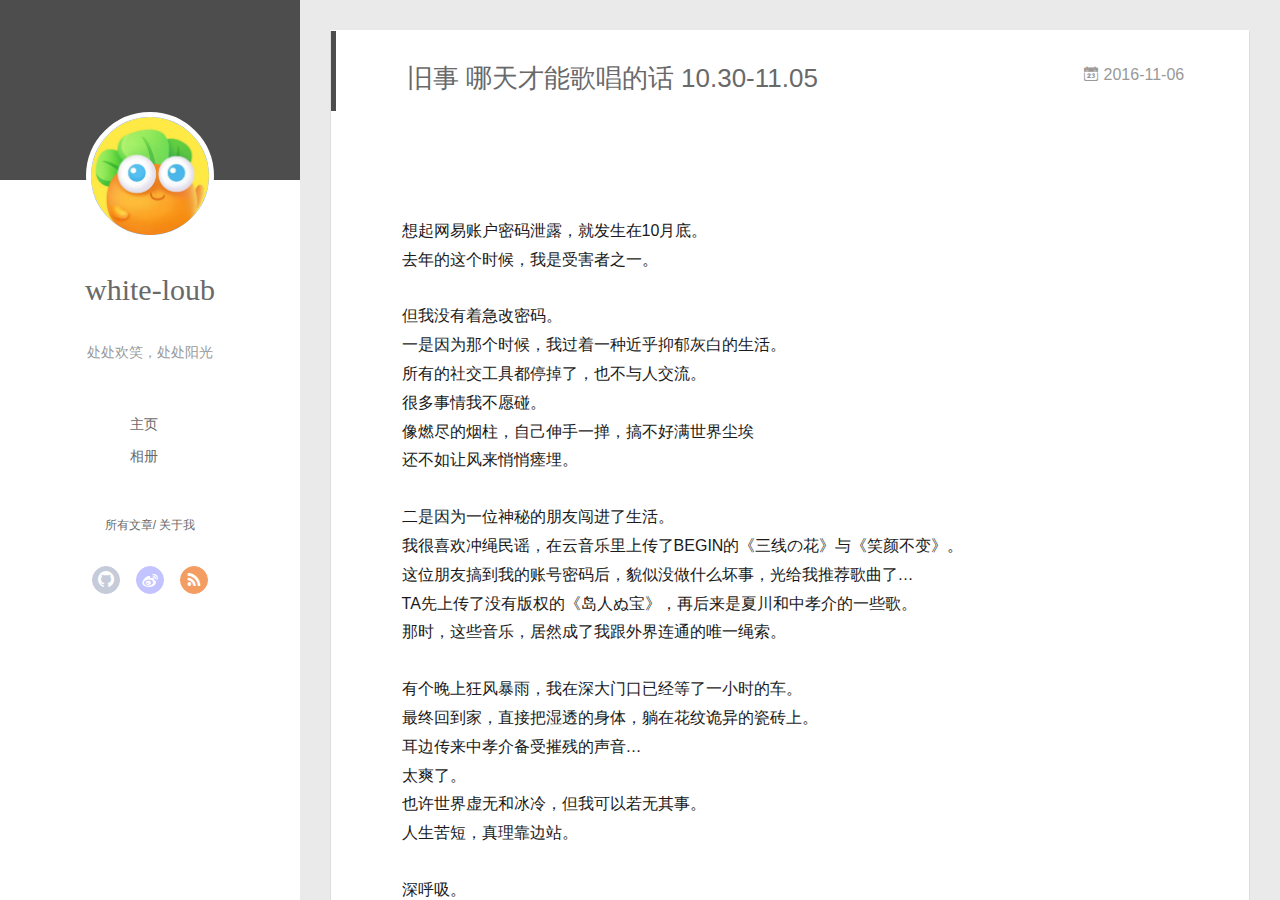
<file: 2016/11/06/diary-2016-1030-1105/index.html>
<!DOCTYPE html>
<html>
<head>
  <meta charset="utf-8">
  
  <meta name="renderer" content="webkit">
  <meta http-equiv="X-UA-Compatible" content="IE=edge" >
  <link rel="dns-prefetch" href="https://white-loub.github.io">
  <title>旧事 哪天才能歌唱的话 10.30-11.05 | white-loub的博客</title>
  <meta name="viewport" content="width=device-width, initial-scale=1, maximum-scale=1">
  <meta name="description" content="想起网易账户密码泄露，就发生在10月底。去年的这个时候，我是受害者之一。 但我没有着急改密码。一是因为那个时候，我过着一种近乎抑郁灰白的生活。所有的社交工具都停掉了，也不与人交流。很多事情我不愿碰。像燃尽的烟柱，自己伸手一掸，搞不好满世界尘埃还不如让风来悄悄瘗埋。 二是因为一位神秘的朋友闯进了生活。我很喜欢冲绳民谣，在云音乐里上传了BEGIN的《三线の花》与《笑颜不变》。这位朋友搞到我的账号密">
<meta property="og:type" content="article">
<meta property="og:title" content="旧事 哪天才能歌唱的话 10.30-11.05">
<meta property="og:url" content="https://white-loub.github.io/2016/11/06/diary-2016-1030-1105/index.html">
<meta property="og:site_name" content="white-loub的博客">
<meta property="og:description" content="想起网易账户密码泄露，就发生在10月底。去年的这个时候，我是受害者之一。 但我没有着急改密码。一是因为那个时候，我过着一种近乎抑郁灰白的生活。所有的社交工具都停掉了，也不与人交流。很多事情我不愿碰。像燃尽的烟柱，自己伸手一掸，搞不好满世界尘埃还不如让风来悄悄瘗埋。 二是因为一位神秘的朋友闯进了生活。我很喜欢冲绳民谣，在云音乐里上传了BEGIN的《三线の花》与《笑颜不变》。这位朋友搞到我的账号密">
<meta property="og:locale" content="en_US">
<meta property="article:published_time" content="2016-11-06T02:36:00.000Z">
<meta property="article:modified_time" content="2017-07-28T18:51:08.000Z">
<meta property="article:author" content="white-loub">
<meta property="article:tag" content="旧事">
<meta name="twitter:card" content="summary">
  
    <link rel="alternative" href="/atom.xml" title="white-loub的博客" type="application/atom+xml">
  
  
    <link rel="icon" href="/assets/blogimg/favicon.png">
  
  <link rel="stylesheet" type="text/css" href="/./main.0cf68a.css">
  <style type="text/css">
  
    #container.show {
      background: linear-gradient(200deg,#a0cfe4,#e8c37e);
    }
  </style>
  

  

<meta name="generator" content="Hexo 4.2.1"></head>

<body>
  <div id="container" q-class="show:isCtnShow">
    <canvas id="anm-canvas" class="anm-canvas"></canvas>
    <div class="left-col" q-class="show:isShow">
      
<div class="overlay" style="background: #4d4d4d"></div>
<div class="intrude-less">
	<header id="header" class="inner">
		<a href="/" class="profilepic">
			<img src="/assets/blogimg/loub.jpg" class="js-avatar">
		</a>
		<hgroup>
		  <h1 class="header-author"><a href="/">white-loub</a></h1>
		</hgroup>
		
		<p class="header-subtitle">处处欢笑，处处阳光</p>
		

		<nav class="header-menu">
			<ul>
			
				<li><a href="/">主页</a></li>
	        
				<li><a href="/photos">相册</a></li>
	        
			</ul>
		</nav>
		<nav class="header-smart-menu">
    		
    			
    			<a q-on="click: openSlider(e, 'innerArchive')" href="javascript:void(0)">所有文章</a>
    			
            
    			
            
    			
    			<a q-on="click: openSlider(e, 'aboutme')" href="javascript:void(0)">关于我</a>
    			
            
		</nav>
		<nav class="header-nav">
			<div class="social">
				
					<a class="github" target="_blank" href="https://github.com/white-loub" title="github"><i class="icon-github"></i></a>
		        
					<a class="weibo" target="_blank" href="https://weibo.com/u/2168322495" title="weibo"><i class="icon-weibo"></i></a>
		        
					<a class="rss" target="_blank" href="/atom.xml" title="rss"><i class="icon-rss"></i></a>
		        
			</div>
		</nav>
	</header>		
</div>

    </div>
    <div class="mid-col" q-class="show:isShow,hide:isShow|isFalse">
      
<nav id="mobile-nav">
  	<div class="overlay js-overlay" style="background: #4d4d4d"></div>
	<div class="btnctn js-mobile-btnctn">
  		<div class="slider-trigger list" q-on="click: openSlider(e)"><i class="icon icon-sort"></i></div>
	</div>
	<div class="intrude-less">
		<header id="header" class="inner">
			<div class="profilepic">
				<img src="/assets/blogimg/loub.jpg" class="js-avatar">
			</div>
			<hgroup>
			  <h1 class="header-author js-header-author">white-loub</h1>
			</hgroup>
			
			<p class="header-subtitle"><i class="icon icon-quo-left"></i>处处欢笑，处处阳光<i class="icon icon-quo-right"></i></p>
			
			
			
				
			
				
			
			
			
			<nav class="header-nav">
				<div class="social">
					
						<a class="github" target="_blank" href="https://github.com/white-loub" title="github"><i class="icon-github"></i></a>
			        
						<a class="weibo" target="_blank" href="https://weibo.com/u/2168322495" title="weibo"><i class="icon-weibo"></i></a>
			        
						<a class="rss" target="_blank" href="/atom.xml" title="rss"><i class="icon-rss"></i></a>
			        
				</div>
			</nav>

			<nav class="header-menu js-header-menu">
				<ul style="width: 50%">
				
				
					<li style="width: 50%"><a href="/">主页</a></li>
		        
					<li style="width: 50%"><a href="/photos">相册</a></li>
		        
				</ul>
			</nav>
		</header>				
	</div>
	<div class="mobile-mask" style="display:none" q-show="isShow"></div>
</nav>

      <div id="wrapper" class="body-wrap">
        <div class="menu-l">
          <div class="canvas-wrap">
            <canvas data-colors="#eaeaea" data-sectionHeight="100" data-contentId="js-content" id="myCanvas1" class="anm-canvas"></canvas>
          </div>
          <div id="js-content" class="content-ll">
            <article id="post-diary-2016-1030-1105" class="article article-type-post " itemscope itemprop="blogPost">
  <div class="article-inner">
    
      <header class="article-header">
        
  
    <h1 class="article-title" itemprop="name">
      旧事 哪天才能歌唱的话 10.30-11.05
    </h1>
  

        
        <a href="/2016/11/06/diary-2016-1030-1105/" class="archive-article-date">
  	<time datetime="2016-11-06T02:36:00.000Z" itemprop="datePublished"><i class="icon-calendar icon"></i>2016-11-06</time>
</a>
        
      </header>
    
    <div class="article-entry" itemprop="articleBody">
      
        <iframe frameborder="no" border="0" marginwidth="0" marginheight="0" width=330 height=86 src="http://music.163.com/outchain/player?type=2&id=694286&auto=0&height=66"></iframe>

<p>想起网易账户密码泄露，就发生在10月底。<br>去年的这个时候，我是受害者之一。</p>
<p>但我没有着急改密码。<br>一是因为那个时候，我过着一种近乎抑郁灰白的生活。<br>所有的社交工具都停掉了，也不与人交流。<br>很多事情我不愿碰。<br>像燃尽的烟柱，自己伸手一掸，搞不好满世界尘埃<br>还不如让风来悄悄瘗埋。</p>
<p>二是因为一位神秘的朋友闯进了生活。<br>我很喜欢冲绳民谣，在云音乐里上传了BEGIN的《三线の花》与《笑颜不变》。<br>这位朋友搞到我的账号密码后，貌似没做什么坏事，光给我推荐歌曲了…<br>TA先上传了没有版权的《岛人ぬ宝》，再后来是夏川和中孝介的一些歌。<br>那时，这些音乐，居然成了我跟外界连通的唯一绳索。</p>
<a id="more"></a>

<p>有个晚上狂风暴雨，我在深大门口已经等了一小时的车。<br>最终回到家，直接把湿透的身体，躺在花纹诡异的瓷砖上。<br>耳边传来中孝介备受摧残的声音…<br>太爽了。<br>也许世界虚无和冰冷，但我可以若无其事。<br>人生苦短，真理靠边站。</p>
<p>深呼吸。<br>过了午夜，可以，重新开始。</p>
<blockquote>
<p>喜びも悲しみも いつの日か唄えるなら<br><strong>无论喜悦还是悲伤 要说哪天才能歌唱的话</strong><br>この島の土の中 秋に泣き冬に耐え<br><strong>在这座岛的土里 泣于深秋 忍受寒冬</strong><br>春に咲く 三線の花<br><strong>春天绽放 三线之花</strong></p>
</blockquote>

      

      
    </div>
    <div class="article-info article-info-index">
      
      
	<div class="article-tag tagcloud">
		<i class="icon-price-tags icon"></i>
		<ul class="article-tag-list">
			 
        		<li class="article-tag-list-item">
        			<a href="javascript:void(0)" class="js-tag article-tag-list-link color3">旧事</a>
        		</li>
      		
		</ul>
	</div>

      

      

      
      <div class="clearfix"></div>
    </div>
  </div>
</article>

  
<nav id="article-nav">
  
    <a href="/2020/07/12/hello-world/" id="article-nav-newer" class="article-nav-link-wrap">
      <i class="icon-circle-left"></i>
      <div class="article-nav-title">
        
          Hello World
        
      </div>
    </a>
  
  
</nav>


<aside class="wrap-side-operation">
    <div class="mod-side-operation">
        
        <div class="jump-container" id="js-jump-container" style="display:none;">
            <a href="javascript:void(0)" class="mod-side-operation__jump-to-top">
                <i class="icon-font icon-back"></i>
            </a>
            <div id="js-jump-plan-container" class="jump-plan-container" style="top: -11px;">
                <i class="icon-font icon-plane jump-plane"></i>
            </div>
        </div>
        
        
    </div>
</aside>



  
  
  

  

  

  


          </div>
        </div>
      </div>
      <footer id="footer">
  <div class="outer">
    <div id="footer-info">
    	<div class="footer-left">
    		&copy; 2020 white-loub
    	</div>
      	<div class="footer-right">
      		<a href="http://hexo.io/" target="_blank">Hexo</a>  Theme <a href="https://github.com/litten/hexo-theme-yilia" target="_blank">Yilia</a> by Litten
      	</div>
    </div>
  </div>
</footer>
    </div>
    <script>
	var yiliaConfig = {
		mathjax: false,
		isHome: false,
		isPost: true,
		isArchive: false,
		isTag: false,
		isCategory: false,
		open_in_new: false,
		toc_hide_index: true,
		root: "/",
		innerArchive: true,
		showTags: false
	}
</script>

<script>!function(t){function n(e){if(r[e])return r[e].exports;var i=r[e]={exports:{},id:e,loaded:!1};return t[e].call(i.exports,i,i.exports,n),i.loaded=!0,i.exports}var r={};n.m=t,n.c=r,n.p="./",n(0)}([function(t,n,r){r(195),t.exports=r(191)},function(t,n,r){var e=r(3),i=r(52),o=r(27),u=r(28),c=r(53),f="prototype",a=function(t,n,r){var s,l,h,v,p=t&a.F,d=t&a.G,y=t&a.S,g=t&a.P,b=t&a.B,m=d?e:y?e[n]||(e[n]={}):(e[n]||{})[f],x=d?i:i[n]||(i[n]={}),w=x[f]||(x[f]={});d&&(r=n);for(s in r)l=!p&&m&&void 0!==m[s],h=(l?m:r)[s],v=b&&l?c(h,e):g&&"function"==typeof h?c(Function.call,h):h,m&&u(m,s,h,t&a.U),x[s]!=h&&o(x,s,v),g&&w[s]!=h&&(w[s]=h)};e.core=i,a.F=1,a.G=2,a.S=4,a.P=8,a.B=16,a.W=32,a.U=64,a.R=128,t.exports=a},function(t,n,r){var e=r(6);t.exports=function(t){if(!e(t))throw TypeError(t+" is not an object!");return t}},function(t,n){var r=t.exports="undefined"!=typeof window&&window.Math==Math?window:"undefined"!=typeof self&&self.Math==Math?self:Function("return this")();"number"==typeof __g&&(__g=r)},function(t,n){t.exports=function(t){try{return!!t()}catch(t){return!0}}},function(t,n){var r=t.exports="undefined"!=typeof window&&window.Math==Math?window:"undefined"!=typeof self&&self.Math==Math?self:Function("return this")();"number"==typeof __g&&(__g=r)},function(t,n){t.exports=function(t){return"object"==typeof t?null!==t:"function"==typeof t}},function(t,n,r){var e=r(126)("wks"),i=r(76),o=r(3).Symbol,u="function"==typeof o;(t.exports=function(t){return e[t]||(e[t]=u&&o[t]||(u?o:i)("Symbol."+t))}).store=e},function(t,n){var r={}.hasOwnProperty;t.exports=function(t,n){return r.call(t,n)}},function(t,n,r){var e=r(94),i=r(33);t.exports=function(t){return e(i(t))}},function(t,n,r){t.exports=!r(4)(function(){return 7!=Object.defineProperty({},"a",{get:function(){return 7}}).a})},function(t,n,r){var e=r(2),i=r(167),o=r(50),u=Object.defineProperty;n.f=r(10)?Object.defineProperty:function(t,n,r){if(e(t),n=o(n,!0),e(r),i)try{return u(t,n,r)}catch(t){}if("get"in r||"set"in r)throw TypeError("Accessors not supported!");return"value"in r&&(t[n]=r.value),t}},function(t,n,r){t.exports=!r(18)(function(){return 7!=Object.defineProperty({},"a",{get:function(){return 7}}).a})},function(t,n,r){var e=r(14),i=r(22);t.exports=r(12)?function(t,n,r){return e.f(t,n,i(1,r))}:function(t,n,r){return t[n]=r,t}},function(t,n,r){var e=r(20),i=r(58),o=r(42),u=Object.defineProperty;n.f=r(12)?Object.defineProperty:function(t,n,r){if(e(t),n=o(n,!0),e(r),i)try{return u(t,n,r)}catch(t){}if("get"in r||"set"in r)throw TypeError("Accessors not supported!");return"value"in r&&(t[n]=r.value),t}},function(t,n,r){var e=r(40)("wks"),i=r(23),o=r(5).Symbol,u="function"==typeof o;(t.exports=function(t){return e[t]||(e[t]=u&&o[t]||(u?o:i)("Symbol."+t))}).store=e},function(t,n,r){var e=r(67),i=Math.min;t.exports=function(t){return t>0?i(e(t),9007199254740991):0}},function(t,n,r){var e=r(46);t.exports=function(t){return Object(e(t))}},function(t,n){t.exports=function(t){try{return!!t()}catch(t){return!0}}},function(t,n,r){var e=r(63),i=r(34);t.exports=Object.keys||function(t){return e(t,i)}},function(t,n,r){var e=r(21);t.exports=function(t){if(!e(t))throw TypeError(t+" is not an object!");return t}},function(t,n){t.exports=function(t){return"object"==typeof t?null!==t:"function"==typeof t}},function(t,n){t.exports=function(t,n){return{enumerable:!(1&t),configurable:!(2&t),writable:!(4&t),value:n}}},function(t,n){var r=0,e=Math.random();t.exports=function(t){return"Symbol(".concat(void 0===t?"":t,")_",(++r+e).toString(36))}},function(t,n){var r={}.hasOwnProperty;t.exports=function(t,n){return r.call(t,n)}},function(t,n){var r=t.exports={version:"2.4.0"};"number"==typeof __e&&(__e=r)},function(t,n){t.exports=function(t){if("function"!=typeof t)throw TypeError(t+" is not a function!");return t}},function(t,n,r){var e=r(11),i=r(66);t.exports=r(10)?function(t,n,r){return e.f(t,n,i(1,r))}:function(t,n,r){return t[n]=r,t}},function(t,n,r){var e=r(3),i=r(27),o=r(24),u=r(76)("src"),c="toString",f=Function[c],a=(""+f).split(c);r(52).inspectSource=function(t){return f.call(t)},(t.exports=function(t,n,r,c){var f="function"==typeof r;f&&(o(r,"name")||i(r,"name",n)),t[n]!==r&&(f&&(o(r,u)||i(r,u,t[n]?""+t[n]:a.join(String(n)))),t===e?t[n]=r:c?t[n]?t[n]=r:i(t,n,r):(delete t[n],i(t,n,r)))})(Function.prototype,c,function(){return"function"==typeof this&&this[u]||f.call(this)})},function(t,n,r){var e=r(1),i=r(4),o=r(46),u=function(t,n,r,e){var i=String(o(t)),u="<"+n;return""!==r&&(u+=" "+r+'="'+String(e).replace(/"/g,"&quot;")+'"'),u+">"+i+"</"+n+">"};t.exports=function(t,n){var r={};r[t]=n(u),e(e.P+e.F*i(function(){var n=""[t]('"');return n!==n.toLowerCase()||n.split('"').length>3}),"String",r)}},function(t,n,r){var e=r(115),i=r(46);t.exports=function(t){return e(i(t))}},function(t,n,r){var e=r(116),i=r(66),o=r(30),u=r(50),c=r(24),f=r(167),a=Object.getOwnPropertyDescriptor;n.f=r(10)?a:function(t,n){if(t=o(t),n=u(n,!0),f)try{return a(t,n)}catch(t){}if(c(t,n))return i(!e.f.call(t,n),t[n])}},function(t,n,r){var e=r(24),i=r(17),o=r(145)("IE_PROTO"),u=Object.prototype;t.exports=Object.getPrototypeOf||function(t){return t=i(t),e(t,o)?t[o]:"function"==typeof t.constructor&&t instanceof t.constructor?t.constructor.prototype:t instanceof Object?u:null}},function(t,n){t.exports=function(t){if(void 0==t)throw TypeError("Can't call method on  "+t);return t}},function(t,n){t.exports="constructor,hasOwnProperty,isPrototypeOf,propertyIsEnumerable,toLocaleString,toString,valueOf".split(",")},function(t,n){t.exports={}},function(t,n){t.exports=!0},function(t,n){n.f={}.propertyIsEnumerable},function(t,n,r){var e=r(14).f,i=r(8),o=r(15)("toStringTag");t.exports=function(t,n,r){t&&!i(t=r?t:t.prototype,o)&&e(t,o,{configurable:!0,value:n})}},function(t,n,r){var e=r(40)("keys"),i=r(23);t.exports=function(t){return e[t]||(e[t]=i(t))}},function(t,n,r){var e=r(5),i="__core-js_shared__",o=e[i]||(e[i]={});t.exports=function(t){return o[t]||(o[t]={})}},function(t,n){var r=Math.ceil,e=Math.floor;t.exports=function(t){return isNaN(t=+t)?0:(t>0?e:r)(t)}},function(t,n,r){var e=r(21);t.exports=function(t,n){if(!e(t))return t;var r,i;if(n&&"function"==typeof(r=t.toString)&&!e(i=r.call(t)))return i;if("function"==typeof(r=t.valueOf)&&!e(i=r.call(t)))return i;if(!n&&"function"==typeof(r=t.toString)&&!e(i=r.call(t)))return i;throw TypeError("Can't convert object to primitive value")}},function(t,n,r){var e=r(5),i=r(25),o=r(36),u=r(44),c=r(14).f;t.exports=function(t){var n=i.Symbol||(i.Symbol=o?{}:e.Symbol||{});"_"==t.charAt(0)||t in n||c(n,t,{value:u.f(t)})}},function(t,n,r){n.f=r(15)},function(t,n){var r={}.toString;t.exports=function(t){return r.call(t).slice(8,-1)}},function(t,n){t.exports=function(t){if(void 0==t)throw TypeError("Can't call method on  "+t);return t}},function(t,n,r){var e=r(4);t.exports=function(t,n){return!!t&&e(function(){n?t.call(null,function(){},1):t.call(null)})}},function(t,n,r){var e=r(53),i=r(115),o=r(17),u=r(16),c=r(203);t.exports=function(t,n){var r=1==t,f=2==t,a=3==t,s=4==t,l=6==t,h=5==t||l,v=n||c;return function(n,c,p){for(var d,y,g=o(n),b=i(g),m=e(c,p,3),x=u(b.length),w=0,S=r?v(n,x):f?v(n,0):void 0;x>w;w++)if((h||w in b)&&(d=b[w],y=m(d,w,g),t))if(r)S[w]=y;else if(y)switch(t){case 3:return!0;case 5:return d;case 6:return w;case 2:S.push(d)}else if(s)return!1;return l?-1:a||s?s:S}}},function(t,n,r){var e=r(1),i=r(52),o=r(4);t.exports=function(t,n){var r=(i.Object||{})[t]||Object[t],u={};u[t]=n(r),e(e.S+e.F*o(function(){r(1)}),"Object",u)}},function(t,n,r){var e=r(6);t.exports=function(t,n){if(!e(t))return t;var r,i;if(n&&"function"==typeof(r=t.toString)&&!e(i=r.call(t)))return i;if("function"==typeof(r=t.valueOf)&&!e(i=r.call(t)))return i;if(!n&&"function"==typeof(r=t.toString)&&!e(i=r.call(t)))return i;throw TypeError("Can't convert object to primitive value")}},function(t,n,r){var e=r(5),i=r(25),o=r(91),u=r(13),c="prototype",f=function(t,n,r){var a,s,l,h=t&f.F,v=t&f.G,p=t&f.S,d=t&f.P,y=t&f.B,g=t&f.W,b=v?i:i[n]||(i[n]={}),m=b[c],x=v?e:p?e[n]:(e[n]||{})[c];v&&(r=n);for(a in r)(s=!h&&x&&void 0!==x[a])&&a in b||(l=s?x[a]:r[a],b[a]=v&&"function"!=typeof x[a]?r[a]:y&&s?o(l,e):g&&x[a]==l?function(t){var n=function(n,r,e){if(this instanceof t){switch(arguments.length){case 0:return new t;case 1:return new t(n);case 2:return new t(n,r)}return new t(n,r,e)}return t.apply(this,arguments)};return n[c]=t[c],n}(l):d&&"function"==typeof l?o(Function.call,l):l,d&&((b.virtual||(b.virtual={}))[a]=l,t&f.R&&m&&!m[a]&&u(m,a,l)))};f.F=1,f.G=2,f.S=4,f.P=8,f.B=16,f.W=32,f.U=64,f.R=128,t.exports=f},function(t,n){var r=t.exports={version:"2.4.0"};"number"==typeof __e&&(__e=r)},function(t,n,r){var e=r(26);t.exports=function(t,n,r){if(e(t),void 0===n)return t;switch(r){case 1:return function(r){return t.call(n,r)};case 2:return function(r,e){return t.call(n,r,e)};case 3:return function(r,e,i){return t.call(n,r,e,i)}}return function(){return t.apply(n,arguments)}}},function(t,n,r){var e=r(183),i=r(1),o=r(126)("metadata"),u=o.store||(o.store=new(r(186))),c=function(t,n,r){var i=u.get(t);if(!i){if(!r)return;u.set(t,i=new e)}var o=i.get(n);if(!o){if(!r)return;i.set(n,o=new e)}return o},f=function(t,n,r){var e=c(n,r,!1);return void 0!==e&&e.has(t)},a=function(t,n,r){var e=c(n,r,!1);return void 0===e?void 0:e.get(t)},s=function(t,n,r,e){c(r,e,!0).set(t,n)},l=function(t,n){var r=c(t,n,!1),e=[];return r&&r.forEach(function(t,n){e.push(n)}),e},h=function(t){return void 0===t||"symbol"==typeof t?t:String(t)},v=function(t){i(i.S,"Reflect",t)};t.exports={store:u,map:c,has:f,get:a,set:s,keys:l,key:h,exp:v}},function(t,n,r){"use strict";if(r(10)){var e=r(69),i=r(3),o=r(4),u=r(1),c=r(127),f=r(152),a=r(53),s=r(68),l=r(66),h=r(27),v=r(73),p=r(67),d=r(16),y=r(75),g=r(50),b=r(24),m=r(180),x=r(114),w=r(6),S=r(17),_=r(137),O=r(70),E=r(32),P=r(71).f,j=r(154),F=r(76),M=r(7),A=r(48),N=r(117),T=r(146),I=r(155),k=r(80),L=r(123),R=r(74),C=r(130),D=r(160),U=r(11),W=r(31),G=U.f,B=W.f,V=i.RangeError,z=i.TypeError,q=i.Uint8Array,K="ArrayBuffer",J="Shared"+K,Y="BYTES_PER_ELEMENT",H="prototype",$=Array[H],X=f.ArrayBuffer,Q=f.DataView,Z=A(0),tt=A(2),nt=A(3),rt=A(4),et=A(5),it=A(6),ot=N(!0),ut=N(!1),ct=I.values,ft=I.keys,at=I.entries,st=$.lastIndexOf,lt=$.reduce,ht=$.reduceRight,vt=$.join,pt=$.sort,dt=$.slice,yt=$.toString,gt=$.toLocaleString,bt=M("iterator"),mt=M("toStringTag"),xt=F("typed_constructor"),wt=F("def_constructor"),St=c.CONSTR,_t=c.TYPED,Ot=c.VIEW,Et="Wrong length!",Pt=A(1,function(t,n){return Tt(T(t,t[wt]),n)}),jt=o(function(){return 1===new q(new Uint16Array([1]).buffer)[0]}),Ft=!!q&&!!q[H].set&&o(function(){new q(1).set({})}),Mt=function(t,n){if(void 0===t)throw z(Et);var r=+t,e=d(t);if(n&&!m(r,e))throw V(Et);return e},At=function(t,n){var r=p(t);if(r<0||r%n)throw V("Wrong offset!");return r},Nt=function(t){if(w(t)&&_t in t)return t;throw z(t+" is not a typed array!")},Tt=function(t,n){if(!(w(t)&&xt in t))throw z("It is not a typed array constructor!");return new t(n)},It=function(t,n){return kt(T(t,t[wt]),n)},kt=function(t,n){for(var r=0,e=n.length,i=Tt(t,e);e>r;)i[r]=n[r++];return i},Lt=function(t,n,r){G(t,n,{get:function(){return this._d[r]}})},Rt=function(t){var n,r,e,i,o,u,c=S(t),f=arguments.length,s=f>1?arguments[1]:void 0,l=void 0!==s,h=j(c);if(void 0!=h&&!_(h)){for(u=h.call(c),e=[],n=0;!(o=u.next()).done;n++)e.push(o.value);c=e}for(l&&f>2&&(s=a(s,arguments[2],2)),n=0,r=d(c.length),i=Tt(this,r);r>n;n++)i[n]=l?s(c[n],n):c[n];return i},Ct=function(){for(var t=0,n=arguments.length,r=Tt(this,n);n>t;)r[t]=arguments[t++];return r},Dt=!!q&&o(function(){gt.call(new q(1))}),Ut=function(){return gt.apply(Dt?dt.call(Nt(this)):Nt(this),arguments)},Wt={copyWithin:function(t,n){return D.call(Nt(this),t,n,arguments.length>2?arguments[2]:void 0)},every:function(t){return rt(Nt(this),t,arguments.length>1?arguments[1]:void 0)},fill:function(t){return C.apply(Nt(this),arguments)},filter:function(t){return It(this,tt(Nt(this),t,arguments.length>1?arguments[1]:void 0))},find:function(t){return et(Nt(this),t,arguments.length>1?arguments[1]:void 0)},findIndex:function(t){return it(Nt(this),t,arguments.length>1?arguments[1]:void 0)},forEach:function(t){Z(Nt(this),t,arguments.length>1?arguments[1]:void 0)},indexOf:function(t){return ut(Nt(this),t,arguments.length>1?arguments[1]:void 0)},includes:function(t){return ot(Nt(this),t,arguments.length>1?arguments[1]:void 0)},join:function(t){return vt.apply(Nt(this),arguments)},lastIndexOf:function(t){return st.apply(Nt(this),arguments)},map:function(t){return Pt(Nt(this),t,arguments.length>1?arguments[1]:void 0)},reduce:function(t){return lt.apply(Nt(this),arguments)},reduceRight:function(t){return ht.apply(Nt(this),arguments)},reverse:function(){for(var t,n=this,r=Nt(n).length,e=Math.floor(r/2),i=0;i<e;)t=n[i],n[i++]=n[--r],n[r]=t;return n},some:function(t){return nt(Nt(this),t,arguments.length>1?arguments[1]:void 0)},sort:function(t){return pt.call(Nt(this),t)},subarray:function(t,n){var r=Nt(this),e=r.length,i=y(t,e);return new(T(r,r[wt]))(r.buffer,r.byteOffset+i*r.BYTES_PER_ELEMENT,d((void 0===n?e:y(n,e))-i))}},Gt=function(t,n){return It(this,dt.call(Nt(this),t,n))},Bt=function(t){Nt(this);var n=At(arguments[1],1),r=this.length,e=S(t),i=d(e.length),o=0;if(i+n>r)throw V(Et);for(;o<i;)this[n+o]=e[o++]},Vt={entries:function(){return at.call(Nt(this))},keys:function(){return ft.call(Nt(this))},values:function(){return ct.call(Nt(this))}},zt=function(t,n){return w(t)&&t[_t]&&"symbol"!=typeof n&&n in t&&String(+n)==String(n)},qt=function(t,n){return zt(t,n=g(n,!0))?l(2,t[n]):B(t,n)},Kt=function(t,n,r){return!(zt(t,n=g(n,!0))&&w(r)&&b(r,"value"))||b(r,"get")||b(r,"set")||r.configurable||b(r,"writable")&&!r.writable||b(r,"enumerable")&&!r.enumerable?G(t,n,r):(t[n]=r.value,t)};St||(W.f=qt,U.f=Kt),u(u.S+u.F*!St,"Object",{getOwnPropertyDescriptor:qt,defineProperty:Kt}),o(function(){yt.call({})})&&(yt=gt=function(){return vt.call(this)});var Jt=v({},Wt);v(Jt,Vt),h(Jt,bt,Vt.values),v(Jt,{slice:Gt,set:Bt,constructor:function(){},toString:yt,toLocaleString:Ut}),Lt(Jt,"buffer","b"),Lt(Jt,"byteOffset","o"),Lt(Jt,"byteLength","l"),Lt(Jt,"length","e"),G(Jt,mt,{get:function(){return this[_t]}}),t.exports=function(t,n,r,f){f=!!f;var a=t+(f?"Clamped":"")+"Array",l="Uint8Array"!=a,v="get"+t,p="set"+t,y=i[a],g=y||{},b=y&&E(y),m=!y||!c.ABV,S={},_=y&&y[H],j=function(t,r){var e=t._d;return e.v[v](r*n+e.o,jt)},F=function(t,r,e){var i=t._d;f&&(e=(e=Math.round(e))<0?0:e>255?255:255&e),i.v[p](r*n+i.o,e,jt)},M=function(t,n){G(t,n,{get:function(){return j(this,n)},set:function(t){return F(this,n,t)},enumerable:!0})};m?(y=r(function(t,r,e,i){s(t,y,a,"_d");var o,u,c,f,l=0,v=0;if(w(r)){if(!(r instanceof X||(f=x(r))==K||f==J))return _t in r?kt(y,r):Rt.call(y,r);o=r,v=At(e,n);var p=r.byteLength;if(void 0===i){if(p%n)throw V(Et);if((u=p-v)<0)throw V(Et)}else if((u=d(i)*n)+v>p)throw V(Et);c=u/n}else c=Mt(r,!0),u=c*n,o=new X(u);for(h(t,"_d",{b:o,o:v,l:u,e:c,v:new Q(o)});l<c;)M(t,l++)}),_=y[H]=O(Jt),h(_,"constructor",y)):L(function(t){new y(null),new y(t)},!0)||(y=r(function(t,r,e,i){s(t,y,a);var o;return w(r)?r instanceof X||(o=x(r))==K||o==J?void 0!==i?new g(r,At(e,n),i):void 0!==e?new g(r,At(e,n)):new g(r):_t in r?kt(y,r):Rt.call(y,r):new g(Mt(r,l))}),Z(b!==Function.prototype?P(g).concat(P(b)):P(g),function(t){t in y||h(y,t,g[t])}),y[H]=_,e||(_.constructor=y));var A=_[bt],N=!!A&&("values"==A.name||void 0==A.name),T=Vt.values;h(y,xt,!0),h(_,_t,a),h(_,Ot,!0),h(_,wt,y),(f?new y(1)[mt]==a:mt in _)||G(_,mt,{get:function(){return a}}),S[a]=y,u(u.G+u.W+u.F*(y!=g),S),u(u.S,a,{BYTES_PER_ELEMENT:n,from:Rt,of:Ct}),Y in _||h(_,Y,n),u(u.P,a,Wt),R(a),u(u.P+u.F*Ft,a,{set:Bt}),u(u.P+u.F*!N,a,Vt),u(u.P+u.F*(_.toString!=yt),a,{toString:yt}),u(u.P+u.F*o(function(){new y(1).slice()}),a,{slice:Gt}),u(u.P+u.F*(o(function(){return[1,2].toLocaleString()!=new y([1,2]).toLocaleString()})||!o(function(){_.toLocaleString.call([1,2])})),a,{toLocaleString:Ut}),k[a]=N?A:T,e||N||h(_,bt,T)}}else t.exports=function(){}},function(t,n){var r={}.toString;t.exports=function(t){return r.call(t).slice(8,-1)}},function(t,n,r){var e=r(21),i=r(5).document,o=e(i)&&e(i.createElement);t.exports=function(t){return o?i.createElement(t):{}}},function(t,n,r){t.exports=!r(12)&&!r(18)(function(){return 7!=Object.defineProperty(r(57)("div"),"a",{get:function(){return 7}}).a})},function(t,n,r){"use strict";var e=r(36),i=r(51),o=r(64),u=r(13),c=r(8),f=r(35),a=r(96),s=r(38),l=r(103),h=r(15)("iterator"),v=!([].keys&&"next"in[].keys()),p="keys",d="values",y=function(){return this};t.exports=function(t,n,r,g,b,m,x){a(r,n,g);var w,S,_,O=function(t){if(!v&&t in F)return F[t];switch(t){case p:case d:return function(){return new r(this,t)}}return function(){return new r(this,t)}},E=n+" Iterator",P=b==d,j=!1,F=t.prototype,M=F[h]||F["@@iterator"]||b&&F[b],A=M||O(b),N=b?P?O("entries"):A:void 0,T="Array"==n?F.entries||M:M;if(T&&(_=l(T.call(new t)))!==Object.prototype&&(s(_,E,!0),e||c(_,h)||u(_,h,y)),P&&M&&M.name!==d&&(j=!0,A=function(){return M.call(this)}),e&&!x||!v&&!j&&F[h]||u(F,h,A),f[n]=A,f[E]=y,b)if(w={values:P?A:O(d),keys:m?A:O(p),entries:N},x)for(S in w)S in F||o(F,S,w[S]);else i(i.P+i.F*(v||j),n,w);return w}},function(t,n,r){var e=r(20),i=r(100),o=r(34),u=r(39)("IE_PROTO"),c=function(){},f="prototype",a=function(){var t,n=r(57)("iframe"),e=o.length;for(n.style.display="none",r(93).appendChild(n),n.src="javascript:",t=n.contentWindow.document,t.open(),t.write("<script>document.F=Object<\/script>"),t.close(),a=t.F;e--;)delete a[f][o[e]];return a()};t.exports=Object.create||function(t,n){var r;return null!==t?(c[f]=e(t),r=new c,c[f]=null,r[u]=t):r=a(),void 0===n?r:i(r,n)}},function(t,n,r){var e=r(63),i=r(34).concat("length","prototype");n.f=Object.getOwnPropertyNames||function(t){return e(t,i)}},function(t,n){n.f=Object.getOwnPropertySymbols},function(t,n,r){var e=r(8),i=r(9),o=r(90)(!1),u=r(39)("IE_PROTO");t.exports=function(t,n){var r,c=i(t),f=0,a=[];for(r in c)r!=u&&e(c,r)&&a.push(r);for(;n.length>f;)e(c,r=n[f++])&&(~o(a,r)||a.push(r));return a}},function(t,n,r){t.exports=r(13)},function(t,n,r){var e=r(76)("meta"),i=r(6),o=r(24),u=r(11).f,c=0,f=Object.isExtensible||function(){return!0},a=!r(4)(function(){return f(Object.preventExtensions({}))}),s=function(t){u(t,e,{value:{i:"O"+ ++c,w:{}}})},l=function(t,n){if(!i(t))return"symbol"==typeof t?t:("string"==typeof t?"S":"P")+t;if(!o(t,e)){if(!f(t))return"F";if(!n)return"E";s(t)}return t[e].i},h=function(t,n){if(!o(t,e)){if(!f(t))return!0;if(!n)return!1;s(t)}return t[e].w},v=function(t){return a&&p.NEED&&f(t)&&!o(t,e)&&s(t),t},p=t.exports={KEY:e,NEED:!1,fastKey:l,getWeak:h,onFreeze:v}},function(t,n){t.exports=function(t,n){return{enumerable:!(1&t),configurable:!(2&t),writable:!(4&t),value:n}}},function(t,n){var r=Math.ceil,e=Math.floor;t.exports=function(t){return isNaN(t=+t)?0:(t>0?e:r)(t)}},function(t,n){t.exports=function(t,n,r,e){if(!(t instanceof n)||void 0!==e&&e in t)throw TypeError(r+": incorrect invocation!");return t}},function(t,n){t.exports=!1},function(t,n,r){var e=r(2),i=r(173),o=r(133),u=r(145)("IE_PROTO"),c=function(){},f="prototype",a=function(){var t,n=r(132)("iframe"),e=o.length;for(n.style.display="none",r(135).appendChild(n),n.src="javascript:",t=n.contentWindow.document,t.open(),t.write("<script>document.F=Object<\/script>"),t.close(),a=t.F;e--;)delete a[f][o[e]];return a()};t.exports=Object.create||function(t,n){var r;return null!==t?(c[f]=e(t),r=new c,c[f]=null,r[u]=t):r=a(),void 0===n?r:i(r,n)}},function(t,n,r){var e=r(175),i=r(133).concat("length","prototype");n.f=Object.getOwnPropertyNames||function(t){return e(t,i)}},function(t,n,r){var e=r(175),i=r(133);t.exports=Object.keys||function(t){return e(t,i)}},function(t,n,r){var e=r(28);t.exports=function(t,n,r){for(var i in n)e(t,i,n[i],r);return t}},function(t,n,r){"use strict";var e=r(3),i=r(11),o=r(10),u=r(7)("species");t.exports=function(t){var n=e[t];o&&n&&!n[u]&&i.f(n,u,{configurable:!0,get:function(){return this}})}},function(t,n,r){var e=r(67),i=Math.max,o=Math.min;t.exports=function(t,n){return t=e(t),t<0?i(t+n,0):o(t,n)}},function(t,n){var r=0,e=Math.random();t.exports=function(t){return"Symbol(".concat(void 0===t?"":t,")_",(++r+e).toString(36))}},function(t,n,r){var e=r(33);t.exports=function(t){return Object(e(t))}},function(t,n,r){var e=r(7)("unscopables"),i=Array.prototype;void 0==i[e]&&r(27)(i,e,{}),t.exports=function(t){i[e][t]=!0}},function(t,n,r){var e=r(53),i=r(169),o=r(137),u=r(2),c=r(16),f=r(154),a={},s={},n=t.exports=function(t,n,r,l,h){var v,p,d,y,g=h?function(){return t}:f(t),b=e(r,l,n?2:1),m=0;if("function"!=typeof g)throw TypeError(t+" is not iterable!");if(o(g)){for(v=c(t.length);v>m;m++)if((y=n?b(u(p=t[m])[0],p[1]):b(t[m]))===a||y===s)return y}else for(d=g.call(t);!(p=d.next()).done;)if((y=i(d,b,p.value,n))===a||y===s)return y};n.BREAK=a,n.RETURN=s},function(t,n){t.exports={}},function(t,n,r){var e=r(11).f,i=r(24),o=r(7)("toStringTag");t.exports=function(t,n,r){t&&!i(t=r?t:t.prototype,o)&&e(t,o,{configurable:!0,value:n})}},function(t,n,r){var e=r(1),i=r(46),o=r(4),u=r(150),c="["+u+"]",f="​",a=RegExp("^"+c+c+"*"),s=RegExp(c+c+"*$"),l=function(t,n,r){var i={},c=o(function(){return!!u[t]()||f[t]()!=f}),a=i[t]=c?n(h):u[t];r&&(i[r]=a),e(e.P+e.F*c,"String",i)},h=l.trim=function(t,n){return t=String(i(t)),1&n&&(t=t.replace(a,"")),2&n&&(t=t.replace(s,"")),t};t.exports=l},function(t,n,r){t.exports={default:r(86),__esModule:!0}},function(t,n,r){t.exports={default:r(87),__esModule:!0}},function(t,n,r){"use strict";function e(t){return t&&t.__esModule?t:{default:t}}n.__esModule=!0;var i=r(84),o=e(i),u=r(83),c=e(u),f="function"==typeof c.default&&"symbol"==typeof o.default?function(t){return typeof t}:function(t){return t&&"function"==typeof c.default&&t.constructor===c.default&&t!==c.default.prototype?"symbol":typeof t};n.default="function"==typeof c.default&&"symbol"===f(o.default)?function(t){return void 0===t?"undefined":f(t)}:function(t){return t&&"function"==typeof c.default&&t.constructor===c.default&&t!==c.default.prototype?"symbol":void 0===t?"undefined":f(t)}},function(t,n,r){r(110),r(108),r(111),r(112),t.exports=r(25).Symbol},function(t,n,r){r(109),r(113),t.exports=r(44).f("iterator")},function(t,n){t.exports=function(t){if("function"!=typeof t)throw TypeError(t+" is not a function!");return t}},function(t,n){t.exports=function(){}},function(t,n,r){var e=r(9),i=r(106),o=r(105);t.exports=function(t){return function(n,r,u){var c,f=e(n),a=i(f.length),s=o(u,a);if(t&&r!=r){for(;a>s;)if((c=f[s++])!=c)return!0}else for(;a>s;s++)if((t||s in f)&&f[s]===r)return t||s||0;return!t&&-1}}},function(t,n,r){var e=r(88);t.exports=function(t,n,r){if(e(t),void 0===n)return t;switch(r){case 1:return function(r){return t.call(n,r)};case 2:return function(r,e){return t.call(n,r,e)};case 3:return function(r,e,i){return t.call(n,r,e,i)}}return function(){return t.apply(n,arguments)}}},function(t,n,r){var e=r(19),i=r(62),o=r(37);t.exports=function(t){var n=e(t),r=i.f;if(r)for(var u,c=r(t),f=o.f,a=0;c.length>a;)f.call(t,u=c[a++])&&n.push(u);return n}},function(t,n,r){t.exports=r(5).document&&document.documentElement},function(t,n,r){var e=r(56);t.exports=Object("z").propertyIsEnumerable(0)?Object:function(t){return"String"==e(t)?t.split(""):Object(t)}},function(t,n,r){var e=r(56);t.exports=Array.isArray||function(t){return"Array"==e(t)}},function(t,n,r){"use strict";var e=r(60),i=r(22),o=r(38),u={};r(13)(u,r(15)("iterator"),function(){return this}),t.exports=function(t,n,r){t.prototype=e(u,{next:i(1,r)}),o(t,n+" Iterator")}},function(t,n){t.exports=function(t,n){return{value:n,done:!!t}}},function(t,n,r){var e=r(19),i=r(9);t.exports=function(t,n){for(var r,o=i(t),u=e(o),c=u.length,f=0;c>f;)if(o[r=u[f++]]===n)return r}},function(t,n,r){var e=r(23)("meta"),i=r(21),o=r(8),u=r(14).f,c=0,f=Object.isExtensible||function(){return!0},a=!r(18)(function(){return f(Object.preventExtensions({}))}),s=function(t){u(t,e,{value:{i:"O"+ ++c,w:{}}})},l=function(t,n){if(!i(t))return"symbol"==typeof t?t:("string"==typeof t?"S":"P")+t;if(!o(t,e)){if(!f(t))return"F";if(!n)return"E";s(t)}return t[e].i},h=function(t,n){if(!o(t,e)){if(!f(t))return!0;if(!n)return!1;s(t)}return t[e].w},v=function(t){return a&&p.NEED&&f(t)&&!o(t,e)&&s(t),t},p=t.exports={KEY:e,NEED:!1,fastKey:l,getWeak:h,onFreeze:v}},function(t,n,r){var e=r(14),i=r(20),o=r(19);t.exports=r(12)?Object.defineProperties:function(t,n){i(t);for(var r,u=o(n),c=u.length,f=0;c>f;)e.f(t,r=u[f++],n[r]);return t}},function(t,n,r){var e=r(37),i=r(22),o=r(9),u=r(42),c=r(8),f=r(58),a=Object.getOwnPropertyDescriptor;n.f=r(12)?a:function(t,n){if(t=o(t),n=u(n,!0),f)try{return a(t,n)}catch(t){}if(c(t,n))return i(!e.f.call(t,n),t[n])}},function(t,n,r){var e=r(9),i=r(61).f,o={}.toString,u="object"==typeof window&&window&&Object.getOwnPropertyNames?Object.getOwnPropertyNames(window):[],c=function(t){try{return i(t)}catch(t){return u.slice()}};t.exports.f=function(t){return u&&"[object Window]"==o.call(t)?c(t):i(e(t))}},function(t,n,r){var e=r(8),i=r(77),o=r(39)("IE_PROTO"),u=Object.prototype;t.exports=Object.getPrototypeOf||function(t){return t=i(t),e(t,o)?t[o]:"function"==typeof t.constructor&&t instanceof t.constructor?t.constructor.prototype:t instanceof Object?u:null}},function(t,n,r){var e=r(41),i=r(33);t.exports=function(t){return function(n,r){var o,u,c=String(i(n)),f=e(r),a=c.length;return f<0||f>=a?t?"":void 0:(o=c.charCodeAt(f),o<55296||o>56319||f+1===a||(u=c.charCodeAt(f+1))<56320||u>57343?t?c.charAt(f):o:t?c.slice(f,f+2):u-56320+(o-55296<<10)+65536)}}},function(t,n,r){var e=r(41),i=Math.max,o=Math.min;t.exports=function(t,n){return t=e(t),t<0?i(t+n,0):o(t,n)}},function(t,n,r){var e=r(41),i=Math.min;t.exports=function(t){return t>0?i(e(t),9007199254740991):0}},function(t,n,r){"use strict";var e=r(89),i=r(97),o=r(35),u=r(9);t.exports=r(59)(Array,"Array",function(t,n){this._t=u(t),this._i=0,this._k=n},function(){var t=this._t,n=this._k,r=this._i++;return!t||r>=t.length?(this._t=void 0,i(1)):"keys"==n?i(0,r):"values"==n?i(0,t[r]):i(0,[r,t[r]])},"values"),o.Arguments=o.Array,e("keys"),e("values"),e("entries")},function(t,n){},function(t,n,r){"use strict";var e=r(104)(!0);r(59)(String,"String",function(t){this._t=String(t),this._i=0},function(){var t,n=this._t,r=this._i;return r>=n.length?{value:void 0,done:!0}:(t=e(n,r),this._i+=t.length,{value:t,done:!1})})},function(t,n,r){"use strict";var e=r(5),i=r(8),o=r(12),u=r(51),c=r(64),f=r(99).KEY,a=r(18),s=r(40),l=r(38),h=r(23),v=r(15),p=r(44),d=r(43),y=r(98),g=r(92),b=r(95),m=r(20),x=r(9),w=r(42),S=r(22),_=r(60),O=r(102),E=r(101),P=r(14),j=r(19),F=E.f,M=P.f,A=O.f,N=e.Symbol,T=e.JSON,I=T&&T.stringify,k="prototype",L=v("_hidden"),R=v("toPrimitive"),C={}.propertyIsEnumerable,D=s("symbol-registry"),U=s("symbols"),W=s("op-symbols"),G=Object[k],B="function"==typeof N,V=e.QObject,z=!V||!V[k]||!V[k].findChild,q=o&&a(function(){return 7!=_(M({},"a",{get:function(){return M(this,"a",{value:7}).a}})).a})?function(t,n,r){var e=F(G,n);e&&delete G[n],M(t,n,r),e&&t!==G&&M(G,n,e)}:M,K=function(t){var n=U[t]=_(N[k]);return n._k=t,n},J=B&&"symbol"==typeof N.iterator?function(t){return"symbol"==typeof t}:function(t){return t instanceof N},Y=function(t,n,r){return t===G&&Y(W,n,r),m(t),n=w(n,!0),m(r),i(U,n)?(r.enumerable?(i(t,L)&&t[L][n]&&(t[L][n]=!1),r=_(r,{enumerable:S(0,!1)})):(i(t,L)||M(t,L,S(1,{})),t[L][n]=!0),q(t,n,r)):M(t,n,r)},H=function(t,n){m(t);for(var r,e=g(n=x(n)),i=0,o=e.length;o>i;)Y(t,r=e[i++],n[r]);return t},$=function(t,n){return void 0===n?_(t):H(_(t),n)},X=function(t){var n=C.call(this,t=w(t,!0));return!(this===G&&i(U,t)&&!i(W,t))&&(!(n||!i(this,t)||!i(U,t)||i(this,L)&&this[L][t])||n)},Q=function(t,n){if(t=x(t),n=w(n,!0),t!==G||!i(U,n)||i(W,n)){var r=F(t,n);return!r||!i(U,n)||i(t,L)&&t[L][n]||(r.enumerable=!0),r}},Z=function(t){for(var n,r=A(x(t)),e=[],o=0;r.length>o;)i(U,n=r[o++])||n==L||n==f||e.push(n);return e},tt=function(t){for(var n,r=t===G,e=A(r?W:x(t)),o=[],u=0;e.length>u;)!i(U,n=e[u++])||r&&!i(G,n)||o.push(U[n]);return o};B||(N=function(){if(this instanceof N)throw TypeError("Symbol is not a constructor!");var t=h(arguments.length>0?arguments[0]:void 0),n=function(r){this===G&&n.call(W,r),i(this,L)&&i(this[L],t)&&(this[L][t]=!1),q(this,t,S(1,r))};return o&&z&&q(G,t,{configurable:!0,set:n}),K(t)},c(N[k],"toString",function(){return this._k}),E.f=Q,P.f=Y,r(61).f=O.f=Z,r(37).f=X,r(62).f=tt,o&&!r(36)&&c(G,"propertyIsEnumerable",X,!0),p.f=function(t){return K(v(t))}),u(u.G+u.W+u.F*!B,{Symbol:N});for(var nt="hasInstance,isConcatSpreadable,iterator,match,replace,search,species,split,toPrimitive,toStringTag,unscopables".split(","),rt=0;nt.length>rt;)v(nt[rt++]);for(var nt=j(v.store),rt=0;nt.length>rt;)d(nt[rt++]);u(u.S+u.F*!B,"Symbol",{for:function(t){return i(D,t+="")?D[t]:D[t]=N(t)},keyFor:function(t){if(J(t))return y(D,t);throw TypeError(t+" is not a symbol!")},useSetter:function(){z=!0},useSimple:function(){z=!1}}),u(u.S+u.F*!B,"Object",{create:$,defineProperty:Y,defineProperties:H,getOwnPropertyDescriptor:Q,getOwnPropertyNames:Z,getOwnPropertySymbols:tt}),T&&u(u.S+u.F*(!B||a(function(){var t=N();return"[null]"!=I([t])||"{}"!=I({a:t})||"{}"!=I(Object(t))})),"JSON",{stringify:function(t){if(void 0!==t&&!J(t)){for(var n,r,e=[t],i=1;arguments.length>i;)e.push(arguments[i++]);return n=e[1],"function"==typeof n&&(r=n),!r&&b(n)||(n=function(t,n){if(r&&(n=r.call(this,t,n)),!J(n))return n}),e[1]=n,I.apply(T,e)}}}),N[k][R]||r(13)(N[k],R,N[k].valueOf),l(N,"Symbol"),l(Math,"Math",!0),l(e.JSON,"JSON",!0)},function(t,n,r){r(43)("asyncIterator")},function(t,n,r){r(43)("observable")},function(t,n,r){r(107);for(var e=r(5),i=r(13),o=r(35),u=r(15)("toStringTag"),c=["NodeList","DOMTokenList","MediaList","StyleSheetList","CSSRuleList"],f=0;f<5;f++){var a=c[f],s=e[a],l=s&&s.prototype;l&&!l[u]&&i(l,u,a),o[a]=o.Array}},function(t,n,r){var e=r(45),i=r(7)("toStringTag"),o="Arguments"==e(function(){return arguments}()),u=function(t,n){try{return t[n]}catch(t){}};t.exports=function(t){var n,r,c;return void 0===t?"Undefined":null===t?"Null":"string"==typeof(r=u(n=Object(t),i))?r:o?e(n):"Object"==(c=e(n))&&"function"==typeof n.callee?"Arguments":c}},function(t,n,r){var e=r(45);t.exports=Object("z").propertyIsEnumerable(0)?Object:function(t){return"String"==e(t)?t.split(""):Object(t)}},function(t,n){n.f={}.propertyIsEnumerable},function(t,n,r){var e=r(30),i=r(16),o=r(75);t.exports=function(t){return function(n,r,u){var c,f=e(n),a=i(f.length),s=o(u,a);if(t&&r!=r){for(;a>s;)if((c=f[s++])!=c)return!0}else for(;a>s;s++)if((t||s in f)&&f[s]===r)return t||s||0;return!t&&-1}}},function(t,n,r){"use strict";var e=r(3),i=r(1),o=r(28),u=r(73),c=r(65),f=r(79),a=r(68),s=r(6),l=r(4),h=r(123),v=r(81),p=r(136);t.exports=function(t,n,r,d,y,g){var b=e[t],m=b,x=y?"set":"add",w=m&&m.prototype,S={},_=function(t){var n=w[t];o(w,t,"delete"==t?function(t){return!(g&&!s(t))&&n.call(this,0===t?0:t)}:"has"==t?function(t){return!(g&&!s(t))&&n.call(this,0===t?0:t)}:"get"==t?function(t){return g&&!s(t)?void 0:n.call(this,0===t?0:t)}:"add"==t?function(t){return n.call(this,0===t?0:t),this}:function(t,r){return n.call(this,0===t?0:t,r),this})};if("function"==typeof m&&(g||w.forEach&&!l(function(){(new m).entries().next()}))){var O=new m,E=O[x](g?{}:-0,1)!=O,P=l(function(){O.has(1)}),j=h(function(t){new m(t)}),F=!g&&l(function(){for(var t=new m,n=5;n--;)t[x](n,n);return!t.has(-0)});j||(m=n(function(n,r){a(n,m,t);var e=p(new b,n,m);return void 0!=r&&f(r,y,e[x],e),e}),m.prototype=w,w.constructor=m),(P||F)&&(_("delete"),_("has"),y&&_("get")),(F||E)&&_(x),g&&w.clear&&delete w.clear}else m=d.getConstructor(n,t,y,x),u(m.prototype,r),c.NEED=!0;return v(m,t),S[t]=m,i(i.G+i.W+i.F*(m!=b),S),g||d.setStrong(m,t,y),m}},function(t,n,r){"use strict";var e=r(27),i=r(28),o=r(4),u=r(46),c=r(7);t.exports=function(t,n,r){var f=c(t),a=r(u,f,""[t]),s=a[0],l=a[1];o(function(){var n={};return n[f]=function(){return 7},7!=""[t](n)})&&(i(String.prototype,t,s),e(RegExp.prototype,f,2==n?function(t,n){return l.call(t,this,n)}:function(t){return l.call(t,this)}))}
},function(t,n,r){"use strict";var e=r(2);t.exports=function(){var t=e(this),n="";return t.global&&(n+="g"),t.ignoreCase&&(n+="i"),t.multiline&&(n+="m"),t.unicode&&(n+="u"),t.sticky&&(n+="y"),n}},function(t,n){t.exports=function(t,n,r){var e=void 0===r;switch(n.length){case 0:return e?t():t.call(r);case 1:return e?t(n[0]):t.call(r,n[0]);case 2:return e?t(n[0],n[1]):t.call(r,n[0],n[1]);case 3:return e?t(n[0],n[1],n[2]):t.call(r,n[0],n[1],n[2]);case 4:return e?t(n[0],n[1],n[2],n[3]):t.call(r,n[0],n[1],n[2],n[3])}return t.apply(r,n)}},function(t,n,r){var e=r(6),i=r(45),o=r(7)("match");t.exports=function(t){var n;return e(t)&&(void 0!==(n=t[o])?!!n:"RegExp"==i(t))}},function(t,n,r){var e=r(7)("iterator"),i=!1;try{var o=[7][e]();o.return=function(){i=!0},Array.from(o,function(){throw 2})}catch(t){}t.exports=function(t,n){if(!n&&!i)return!1;var r=!1;try{var o=[7],u=o[e]();u.next=function(){return{done:r=!0}},o[e]=function(){return u},t(o)}catch(t){}return r}},function(t,n,r){t.exports=r(69)||!r(4)(function(){var t=Math.random();__defineSetter__.call(null,t,function(){}),delete r(3)[t]})},function(t,n){n.f=Object.getOwnPropertySymbols},function(t,n,r){var e=r(3),i="__core-js_shared__",o=e[i]||(e[i]={});t.exports=function(t){return o[t]||(o[t]={})}},function(t,n,r){for(var e,i=r(3),o=r(27),u=r(76),c=u("typed_array"),f=u("view"),a=!(!i.ArrayBuffer||!i.DataView),s=a,l=0,h="Int8Array,Uint8Array,Uint8ClampedArray,Int16Array,Uint16Array,Int32Array,Uint32Array,Float32Array,Float64Array".split(",");l<9;)(e=i[h[l++]])?(o(e.prototype,c,!0),o(e.prototype,f,!0)):s=!1;t.exports={ABV:a,CONSTR:s,TYPED:c,VIEW:f}},function(t,n){"use strict";var r={versions:function(){var t=window.navigator.userAgent;return{trident:t.indexOf("Trident")>-1,presto:t.indexOf("Presto")>-1,webKit:t.indexOf("AppleWebKit")>-1,gecko:t.indexOf("Gecko")>-1&&-1==t.indexOf("KHTML"),mobile:!!t.match(/AppleWebKit.*Mobile.*/),ios:!!t.match(/\(i[^;]+;( U;)? CPU.+Mac OS X/),android:t.indexOf("Android")>-1||t.indexOf("Linux")>-1,iPhone:t.indexOf("iPhone")>-1||t.indexOf("Mac")>-1,iPad:t.indexOf("iPad")>-1,webApp:-1==t.indexOf("Safari"),weixin:-1==t.indexOf("MicroMessenger")}}()};t.exports=r},function(t,n,r){"use strict";var e=r(85),i=function(t){return t&&t.__esModule?t:{default:t}}(e),o=function(){function t(t,n,e){return n||e?String.fromCharCode(n||e):r[t]||t}function n(t){return e[t]}var r={"&quot;":'"',"&lt;":"<","&gt;":">","&amp;":"&","&nbsp;":" "},e={};for(var u in r)e[r[u]]=u;return r["&apos;"]="'",e["'"]="&#39;",{encode:function(t){return t?(""+t).replace(/['<> "&]/g,n).replace(/\r?\n/g,"<br/>").replace(/\s/g,"&nbsp;"):""},decode:function(n){return n?(""+n).replace(/<br\s*\/?>/gi,"\n").replace(/&quot;|&lt;|&gt;|&amp;|&nbsp;|&apos;|&#(\d+);|&#(\d+)/g,t).replace(/\u00a0/g," "):""},encodeBase16:function(t){if(!t)return t;t+="";for(var n=[],r=0,e=t.length;e>r;r++)n.push(t.charCodeAt(r).toString(16).toUpperCase());return n.join("")},encodeBase16forJSON:function(t){if(!t)return t;t=t.replace(/[\u4E00-\u9FBF]/gi,function(t){return escape(t).replace("%u","\\u")});for(var n=[],r=0,e=t.length;e>r;r++)n.push(t.charCodeAt(r).toString(16).toUpperCase());return n.join("")},decodeBase16:function(t){if(!t)return t;t+="";for(var n=[],r=0,e=t.length;e>r;r+=2)n.push(String.fromCharCode("0x"+t.slice(r,r+2)));return n.join("")},encodeObject:function(t){if(t instanceof Array)for(var n=0,r=t.length;r>n;n++)t[n]=o.encodeObject(t[n]);else if("object"==(void 0===t?"undefined":(0,i.default)(t)))for(var e in t)t[e]=o.encodeObject(t[e]);else if("string"==typeof t)return o.encode(t);return t},loadScript:function(t){var n=document.createElement("script");document.getElementsByTagName("body")[0].appendChild(n),n.setAttribute("src",t)},addLoadEvent:function(t){var n=window.onload;"function"!=typeof window.onload?window.onload=t:window.onload=function(){n(),t()}}}}();t.exports=o},function(t,n,r){"use strict";var e=r(17),i=r(75),o=r(16);t.exports=function(t){for(var n=e(this),r=o(n.length),u=arguments.length,c=i(u>1?arguments[1]:void 0,r),f=u>2?arguments[2]:void 0,a=void 0===f?r:i(f,r);a>c;)n[c++]=t;return n}},function(t,n,r){"use strict";var e=r(11),i=r(66);t.exports=function(t,n,r){n in t?e.f(t,n,i(0,r)):t[n]=r}},function(t,n,r){var e=r(6),i=r(3).document,o=e(i)&&e(i.createElement);t.exports=function(t){return o?i.createElement(t):{}}},function(t,n){t.exports="constructor,hasOwnProperty,isPrototypeOf,propertyIsEnumerable,toLocaleString,toString,valueOf".split(",")},function(t,n,r){var e=r(7)("match");t.exports=function(t){var n=/./;try{"/./"[t](n)}catch(r){try{return n[e]=!1,!"/./"[t](n)}catch(t){}}return!0}},function(t,n,r){t.exports=r(3).document&&document.documentElement},function(t,n,r){var e=r(6),i=r(144).set;t.exports=function(t,n,r){var o,u=n.constructor;return u!==r&&"function"==typeof u&&(o=u.prototype)!==r.prototype&&e(o)&&i&&i(t,o),t}},function(t,n,r){var e=r(80),i=r(7)("iterator"),o=Array.prototype;t.exports=function(t){return void 0!==t&&(e.Array===t||o[i]===t)}},function(t,n,r){var e=r(45);t.exports=Array.isArray||function(t){return"Array"==e(t)}},function(t,n,r){"use strict";var e=r(70),i=r(66),o=r(81),u={};r(27)(u,r(7)("iterator"),function(){return this}),t.exports=function(t,n,r){t.prototype=e(u,{next:i(1,r)}),o(t,n+" Iterator")}},function(t,n,r){"use strict";var e=r(69),i=r(1),o=r(28),u=r(27),c=r(24),f=r(80),a=r(139),s=r(81),l=r(32),h=r(7)("iterator"),v=!([].keys&&"next"in[].keys()),p="keys",d="values",y=function(){return this};t.exports=function(t,n,r,g,b,m,x){a(r,n,g);var w,S,_,O=function(t){if(!v&&t in F)return F[t];switch(t){case p:case d:return function(){return new r(this,t)}}return function(){return new r(this,t)}},E=n+" Iterator",P=b==d,j=!1,F=t.prototype,M=F[h]||F["@@iterator"]||b&&F[b],A=M||O(b),N=b?P?O("entries"):A:void 0,T="Array"==n?F.entries||M:M;if(T&&(_=l(T.call(new t)))!==Object.prototype&&(s(_,E,!0),e||c(_,h)||u(_,h,y)),P&&M&&M.name!==d&&(j=!0,A=function(){return M.call(this)}),e&&!x||!v&&!j&&F[h]||u(F,h,A),f[n]=A,f[E]=y,b)if(w={values:P?A:O(d),keys:m?A:O(p),entries:N},x)for(S in w)S in F||o(F,S,w[S]);else i(i.P+i.F*(v||j),n,w);return w}},function(t,n){var r=Math.expm1;t.exports=!r||r(10)>22025.465794806718||r(10)<22025.465794806718||-2e-17!=r(-2e-17)?function(t){return 0==(t=+t)?t:t>-1e-6&&t<1e-6?t+t*t/2:Math.exp(t)-1}:r},function(t,n){t.exports=Math.sign||function(t){return 0==(t=+t)||t!=t?t:t<0?-1:1}},function(t,n,r){var e=r(3),i=r(151).set,o=e.MutationObserver||e.WebKitMutationObserver,u=e.process,c=e.Promise,f="process"==r(45)(u);t.exports=function(){var t,n,r,a=function(){var e,i;for(f&&(e=u.domain)&&e.exit();t;){i=t.fn,t=t.next;try{i()}catch(e){throw t?r():n=void 0,e}}n=void 0,e&&e.enter()};if(f)r=function(){u.nextTick(a)};else if(o){var s=!0,l=document.createTextNode("");new o(a).observe(l,{characterData:!0}),r=function(){l.data=s=!s}}else if(c&&c.resolve){var h=c.resolve();r=function(){h.then(a)}}else r=function(){i.call(e,a)};return function(e){var i={fn:e,next:void 0};n&&(n.next=i),t||(t=i,r()),n=i}}},function(t,n,r){var e=r(6),i=r(2),o=function(t,n){if(i(t),!e(n)&&null!==n)throw TypeError(n+": can't set as prototype!")};t.exports={set:Object.setPrototypeOf||("__proto__"in{}?function(t,n,e){try{e=r(53)(Function.call,r(31).f(Object.prototype,"__proto__").set,2),e(t,[]),n=!(t instanceof Array)}catch(t){n=!0}return function(t,r){return o(t,r),n?t.__proto__=r:e(t,r),t}}({},!1):void 0),check:o}},function(t,n,r){var e=r(126)("keys"),i=r(76);t.exports=function(t){return e[t]||(e[t]=i(t))}},function(t,n,r){var e=r(2),i=r(26),o=r(7)("species");t.exports=function(t,n){var r,u=e(t).constructor;return void 0===u||void 0==(r=e(u)[o])?n:i(r)}},function(t,n,r){var e=r(67),i=r(46);t.exports=function(t){return function(n,r){var o,u,c=String(i(n)),f=e(r),a=c.length;return f<0||f>=a?t?"":void 0:(o=c.charCodeAt(f),o<55296||o>56319||f+1===a||(u=c.charCodeAt(f+1))<56320||u>57343?t?c.charAt(f):o:t?c.slice(f,f+2):u-56320+(o-55296<<10)+65536)}}},function(t,n,r){var e=r(122),i=r(46);t.exports=function(t,n,r){if(e(n))throw TypeError("String#"+r+" doesn't accept regex!");return String(i(t))}},function(t,n,r){"use strict";var e=r(67),i=r(46);t.exports=function(t){var n=String(i(this)),r="",o=e(t);if(o<0||o==1/0)throw RangeError("Count can't be negative");for(;o>0;(o>>>=1)&&(n+=n))1&o&&(r+=n);return r}},function(t,n){t.exports="\t\n\v\f\r   ᠎             　\u2028\u2029\ufeff"},function(t,n,r){var e,i,o,u=r(53),c=r(121),f=r(135),a=r(132),s=r(3),l=s.process,h=s.setImmediate,v=s.clearImmediate,p=s.MessageChannel,d=0,y={},g="onreadystatechange",b=function(){var t=+this;if(y.hasOwnProperty(t)){var n=y[t];delete y[t],n()}},m=function(t){b.call(t.data)};h&&v||(h=function(t){for(var n=[],r=1;arguments.length>r;)n.push(arguments[r++]);return y[++d]=function(){c("function"==typeof t?t:Function(t),n)},e(d),d},v=function(t){delete y[t]},"process"==r(45)(l)?e=function(t){l.nextTick(u(b,t,1))}:p?(i=new p,o=i.port2,i.port1.onmessage=m,e=u(o.postMessage,o,1)):s.addEventListener&&"function"==typeof postMessage&&!s.importScripts?(e=function(t){s.postMessage(t+"","*")},s.addEventListener("message",m,!1)):e=g in a("script")?function(t){f.appendChild(a("script"))[g]=function(){f.removeChild(this),b.call(t)}}:function(t){setTimeout(u(b,t,1),0)}),t.exports={set:h,clear:v}},function(t,n,r){"use strict";var e=r(3),i=r(10),o=r(69),u=r(127),c=r(27),f=r(73),a=r(4),s=r(68),l=r(67),h=r(16),v=r(71).f,p=r(11).f,d=r(130),y=r(81),g="ArrayBuffer",b="DataView",m="prototype",x="Wrong length!",w="Wrong index!",S=e[g],_=e[b],O=e.Math,E=e.RangeError,P=e.Infinity,j=S,F=O.abs,M=O.pow,A=O.floor,N=O.log,T=O.LN2,I="buffer",k="byteLength",L="byteOffset",R=i?"_b":I,C=i?"_l":k,D=i?"_o":L,U=function(t,n,r){var e,i,o,u=Array(r),c=8*r-n-1,f=(1<<c)-1,a=f>>1,s=23===n?M(2,-24)-M(2,-77):0,l=0,h=t<0||0===t&&1/t<0?1:0;for(t=F(t),t!=t||t===P?(i=t!=t?1:0,e=f):(e=A(N(t)/T),t*(o=M(2,-e))<1&&(e--,o*=2),t+=e+a>=1?s/o:s*M(2,1-a),t*o>=2&&(e++,o/=2),e+a>=f?(i=0,e=f):e+a>=1?(i=(t*o-1)*M(2,n),e+=a):(i=t*M(2,a-1)*M(2,n),e=0));n>=8;u[l++]=255&i,i/=256,n-=8);for(e=e<<n|i,c+=n;c>0;u[l++]=255&e,e/=256,c-=8);return u[--l]|=128*h,u},W=function(t,n,r){var e,i=8*r-n-1,o=(1<<i)-1,u=o>>1,c=i-7,f=r-1,a=t[f--],s=127&a;for(a>>=7;c>0;s=256*s+t[f],f--,c-=8);for(e=s&(1<<-c)-1,s>>=-c,c+=n;c>0;e=256*e+t[f],f--,c-=8);if(0===s)s=1-u;else{if(s===o)return e?NaN:a?-P:P;e+=M(2,n),s-=u}return(a?-1:1)*e*M(2,s-n)},G=function(t){return t[3]<<24|t[2]<<16|t[1]<<8|t[0]},B=function(t){return[255&t]},V=function(t){return[255&t,t>>8&255]},z=function(t){return[255&t,t>>8&255,t>>16&255,t>>24&255]},q=function(t){return U(t,52,8)},K=function(t){return U(t,23,4)},J=function(t,n,r){p(t[m],n,{get:function(){return this[r]}})},Y=function(t,n,r,e){var i=+r,o=l(i);if(i!=o||o<0||o+n>t[C])throw E(w);var u=t[R]._b,c=o+t[D],f=u.slice(c,c+n);return e?f:f.reverse()},H=function(t,n,r,e,i,o){var u=+r,c=l(u);if(u!=c||c<0||c+n>t[C])throw E(w);for(var f=t[R]._b,a=c+t[D],s=e(+i),h=0;h<n;h++)f[a+h]=s[o?h:n-h-1]},$=function(t,n){s(t,S,g);var r=+n,e=h(r);if(r!=e)throw E(x);return e};if(u.ABV){if(!a(function(){new S})||!a(function(){new S(.5)})){S=function(t){return new j($(this,t))};for(var X,Q=S[m]=j[m],Z=v(j),tt=0;Z.length>tt;)(X=Z[tt++])in S||c(S,X,j[X]);o||(Q.constructor=S)}var nt=new _(new S(2)),rt=_[m].setInt8;nt.setInt8(0,2147483648),nt.setInt8(1,2147483649),!nt.getInt8(0)&&nt.getInt8(1)||f(_[m],{setInt8:function(t,n){rt.call(this,t,n<<24>>24)},setUint8:function(t,n){rt.call(this,t,n<<24>>24)}},!0)}else S=function(t){var n=$(this,t);this._b=d.call(Array(n),0),this[C]=n},_=function(t,n,r){s(this,_,b),s(t,S,b);var e=t[C],i=l(n);if(i<0||i>e)throw E("Wrong offset!");if(r=void 0===r?e-i:h(r),i+r>e)throw E(x);this[R]=t,this[D]=i,this[C]=r},i&&(J(S,k,"_l"),J(_,I,"_b"),J(_,k,"_l"),J(_,L,"_o")),f(_[m],{getInt8:function(t){return Y(this,1,t)[0]<<24>>24},getUint8:function(t){return Y(this,1,t)[0]},getInt16:function(t){var n=Y(this,2,t,arguments[1]);return(n[1]<<8|n[0])<<16>>16},getUint16:function(t){var n=Y(this,2,t,arguments[1]);return n[1]<<8|n[0]},getInt32:function(t){return G(Y(this,4,t,arguments[1]))},getUint32:function(t){return G(Y(this,4,t,arguments[1]))>>>0},getFloat32:function(t){return W(Y(this,4,t,arguments[1]),23,4)},getFloat64:function(t){return W(Y(this,8,t,arguments[1]),52,8)},setInt8:function(t,n){H(this,1,t,B,n)},setUint8:function(t,n){H(this,1,t,B,n)},setInt16:function(t,n){H(this,2,t,V,n,arguments[2])},setUint16:function(t,n){H(this,2,t,V,n,arguments[2])},setInt32:function(t,n){H(this,4,t,z,n,arguments[2])},setUint32:function(t,n){H(this,4,t,z,n,arguments[2])},setFloat32:function(t,n){H(this,4,t,K,n,arguments[2])},setFloat64:function(t,n){H(this,8,t,q,n,arguments[2])}});y(S,g),y(_,b),c(_[m],u.VIEW,!0),n[g]=S,n[b]=_},function(t,n,r){var e=r(3),i=r(52),o=r(69),u=r(182),c=r(11).f;t.exports=function(t){var n=i.Symbol||(i.Symbol=o?{}:e.Symbol||{});"_"==t.charAt(0)||t in n||c(n,t,{value:u.f(t)})}},function(t,n,r){var e=r(114),i=r(7)("iterator"),o=r(80);t.exports=r(52).getIteratorMethod=function(t){if(void 0!=t)return t[i]||t["@@iterator"]||o[e(t)]}},function(t,n,r){"use strict";var e=r(78),i=r(170),o=r(80),u=r(30);t.exports=r(140)(Array,"Array",function(t,n){this._t=u(t),this._i=0,this._k=n},function(){var t=this._t,n=this._k,r=this._i++;return!t||r>=t.length?(this._t=void 0,i(1)):"keys"==n?i(0,r):"values"==n?i(0,t[r]):i(0,[r,t[r]])},"values"),o.Arguments=o.Array,e("keys"),e("values"),e("entries")},function(t,n){function r(t,n){t.classList?t.classList.add(n):t.className+=" "+n}t.exports=r},function(t,n){function r(t,n){if(t.classList)t.classList.remove(n);else{var r=new RegExp("(^|\\b)"+n.split(" ").join("|")+"(\\b|$)","gi");t.className=t.className.replace(r," ")}}t.exports=r},function(t,n){function r(){throw new Error("setTimeout has not been defined")}function e(){throw new Error("clearTimeout has not been defined")}function i(t){if(s===setTimeout)return setTimeout(t,0);if((s===r||!s)&&setTimeout)return s=setTimeout,setTimeout(t,0);try{return s(t,0)}catch(n){try{return s.call(null,t,0)}catch(n){return s.call(this,t,0)}}}function o(t){if(l===clearTimeout)return clearTimeout(t);if((l===e||!l)&&clearTimeout)return l=clearTimeout,clearTimeout(t);try{return l(t)}catch(n){try{return l.call(null,t)}catch(n){return l.call(this,t)}}}function u(){d&&v&&(d=!1,v.length?p=v.concat(p):y=-1,p.length&&c())}function c(){if(!d){var t=i(u);d=!0;for(var n=p.length;n;){for(v=p,p=[];++y<n;)v&&v[y].run();y=-1,n=p.length}v=null,d=!1,o(t)}}function f(t,n){this.fun=t,this.array=n}function a(){}var s,l,h=t.exports={};!function(){try{s="function"==typeof setTimeout?setTimeout:r}catch(t){s=r}try{l="function"==typeof clearTimeout?clearTimeout:e}catch(t){l=e}}();var v,p=[],d=!1,y=-1;h.nextTick=function(t){var n=new Array(arguments.length-1);if(arguments.length>1)for(var r=1;r<arguments.length;r++)n[r-1]=arguments[r];p.push(new f(t,n)),1!==p.length||d||i(c)},f.prototype.run=function(){this.fun.apply(null,this.array)},h.title="browser",h.browser=!0,h.env={},h.argv=[],h.version="",h.versions={},h.on=a,h.addListener=a,h.once=a,h.off=a,h.removeListener=a,h.removeAllListeners=a,h.emit=a,h.prependListener=a,h.prependOnceListener=a,h.listeners=function(t){return[]},h.binding=function(t){throw new Error("process.binding is not supported")},h.cwd=function(){return"/"},h.chdir=function(t){throw new Error("process.chdir is not supported")},h.umask=function(){return 0}},function(t,n,r){var e=r(45);t.exports=function(t,n){if("number"!=typeof t&&"Number"!=e(t))throw TypeError(n);return+t}},function(t,n,r){"use strict";var e=r(17),i=r(75),o=r(16);t.exports=[].copyWithin||function(t,n){var r=e(this),u=o(r.length),c=i(t,u),f=i(n,u),a=arguments.length>2?arguments[2]:void 0,s=Math.min((void 0===a?u:i(a,u))-f,u-c),l=1;for(f<c&&c<f+s&&(l=-1,f+=s-1,c+=s-1);s-- >0;)f in r?r[c]=r[f]:delete r[c],c+=l,f+=l;return r}},function(t,n,r){var e=r(79);t.exports=function(t,n){var r=[];return e(t,!1,r.push,r,n),r}},function(t,n,r){var e=r(26),i=r(17),o=r(115),u=r(16);t.exports=function(t,n,r,c,f){e(n);var a=i(t),s=o(a),l=u(a.length),h=f?l-1:0,v=f?-1:1;if(r<2)for(;;){if(h in s){c=s[h],h+=v;break}if(h+=v,f?h<0:l<=h)throw TypeError("Reduce of empty array with no initial value")}for(;f?h>=0:l>h;h+=v)h in s&&(c=n(c,s[h],h,a));return c}},function(t,n,r){"use strict";var e=r(26),i=r(6),o=r(121),u=[].slice,c={},f=function(t,n,r){if(!(n in c)){for(var e=[],i=0;i<n;i++)e[i]="a["+i+"]";c[n]=Function("F,a","return new F("+e.join(",")+")")}return c[n](t,r)};t.exports=Function.bind||function(t){var n=e(this),r=u.call(arguments,1),c=function(){var e=r.concat(u.call(arguments));return this instanceof c?f(n,e.length,e):o(n,e,t)};return i(n.prototype)&&(c.prototype=n.prototype),c}},function(t,n,r){"use strict";var e=r(11).f,i=r(70),o=r(73),u=r(53),c=r(68),f=r(46),a=r(79),s=r(140),l=r(170),h=r(74),v=r(10),p=r(65).fastKey,d=v?"_s":"size",y=function(t,n){var r,e=p(n);if("F"!==e)return t._i[e];for(r=t._f;r;r=r.n)if(r.k==n)return r};t.exports={getConstructor:function(t,n,r,s){var l=t(function(t,e){c(t,l,n,"_i"),t._i=i(null),t._f=void 0,t._l=void 0,t[d]=0,void 0!=e&&a(e,r,t[s],t)});return o(l.prototype,{clear:function(){for(var t=this,n=t._i,r=t._f;r;r=r.n)r.r=!0,r.p&&(r.p=r.p.n=void 0),delete n[r.i];t._f=t._l=void 0,t[d]=0},delete:function(t){var n=this,r=y(n,t);if(r){var e=r.n,i=r.p;delete n._i[r.i],r.r=!0,i&&(i.n=e),e&&(e.p=i),n._f==r&&(n._f=e),n._l==r&&(n._l=i),n[d]--}return!!r},forEach:function(t){c(this,l,"forEach");for(var n,r=u(t,arguments.length>1?arguments[1]:void 0,3);n=n?n.n:this._f;)for(r(n.v,n.k,this);n&&n.r;)n=n.p},has:function(t){return!!y(this,t)}}),v&&e(l.prototype,"size",{get:function(){return f(this[d])}}),l},def:function(t,n,r){var e,i,o=y(t,n);return o?o.v=r:(t._l=o={i:i=p(n,!0),k:n,v:r,p:e=t._l,n:void 0,r:!1},t._f||(t._f=o),e&&(e.n=o),t[d]++,"F"!==i&&(t._i[i]=o)),t},getEntry:y,setStrong:function(t,n,r){s(t,n,function(t,n){this._t=t,this._k=n,this._l=void 0},function(){for(var t=this,n=t._k,r=t._l;r&&r.r;)r=r.p;return t._t&&(t._l=r=r?r.n:t._t._f)?"keys"==n?l(0,r.k):"values"==n?l(0,r.v):l(0,[r.k,r.v]):(t._t=void 0,l(1))},r?"entries":"values",!r,!0),h(n)}}},function(t,n,r){var e=r(114),i=r(161);t.exports=function(t){return function(){if(e(this)!=t)throw TypeError(t+"#toJSON isn't generic");return i(this)}}},function(t,n,r){"use strict";var e=r(73),i=r(65).getWeak,o=r(2),u=r(6),c=r(68),f=r(79),a=r(48),s=r(24),l=a(5),h=a(6),v=0,p=function(t){return t._l||(t._l=new d)},d=function(){this.a=[]},y=function(t,n){return l(t.a,function(t){return t[0]===n})};d.prototype={get:function(t){var n=y(this,t);if(n)return n[1]},has:function(t){return!!y(this,t)},set:function(t,n){var r=y(this,t);r?r[1]=n:this.a.push([t,n])},delete:function(t){var n=h(this.a,function(n){return n[0]===t});return~n&&this.a.splice(n,1),!!~n}},t.exports={getConstructor:function(t,n,r,o){var a=t(function(t,e){c(t,a,n,"_i"),t._i=v++,t._l=void 0,void 0!=e&&f(e,r,t[o],t)});return e(a.prototype,{delete:function(t){if(!u(t))return!1;var n=i(t);return!0===n?p(this).delete(t):n&&s(n,this._i)&&delete n[this._i]},has:function(t){if(!u(t))return!1;var n=i(t);return!0===n?p(this).has(t):n&&s(n,this._i)}}),a},def:function(t,n,r){var e=i(o(n),!0);return!0===e?p(t).set(n,r):e[t._i]=r,t},ufstore:p}},function(t,n,r){t.exports=!r(10)&&!r(4)(function(){return 7!=Object.defineProperty(r(132)("div"),"a",{get:function(){return 7}}).a})},function(t,n,r){var e=r(6),i=Math.floor;t.exports=function(t){return!e(t)&&isFinite(t)&&i(t)===t}},function(t,n,r){var e=r(2);t.exports=function(t,n,r,i){try{return i?n(e(r)[0],r[1]):n(r)}catch(n){var o=t.return;throw void 0!==o&&e(o.call(t)),n}}},function(t,n){t.exports=function(t,n){return{value:n,done:!!t}}},function(t,n){t.exports=Math.log1p||function(t){return(t=+t)>-1e-8&&t<1e-8?t-t*t/2:Math.log(1+t)}},function(t,n,r){"use strict";var e=r(72),i=r(125),o=r(116),u=r(17),c=r(115),f=Object.assign;t.exports=!f||r(4)(function(){var t={},n={},r=Symbol(),e="abcdefghijklmnopqrst";return t[r]=7,e.split("").forEach(function(t){n[t]=t}),7!=f({},t)[r]||Object.keys(f({},n)).join("")!=e})?function(t,n){for(var r=u(t),f=arguments.length,a=1,s=i.f,l=o.f;f>a;)for(var h,v=c(arguments[a++]),p=s?e(v).concat(s(v)):e(v),d=p.length,y=0;d>y;)l.call(v,h=p[y++])&&(r[h]=v[h]);return r}:f},function(t,n,r){var e=r(11),i=r(2),o=r(72);t.exports=r(10)?Object.defineProperties:function(t,n){i(t);for(var r,u=o(n),c=u.length,f=0;c>f;)e.f(t,r=u[f++],n[r]);return t}},function(t,n,r){var e=r(30),i=r(71).f,o={}.toString,u="object"==typeof window&&window&&Object.getOwnPropertyNames?Object.getOwnPropertyNames(window):[],c=function(t){try{return i(t)}catch(t){return u.slice()}};t.exports.f=function(t){return u&&"[object Window]"==o.call(t)?c(t):i(e(t))}},function(t,n,r){var e=r(24),i=r(30),o=r(117)(!1),u=r(145)("IE_PROTO");t.exports=function(t,n){var r,c=i(t),f=0,a=[];for(r in c)r!=u&&e(c,r)&&a.push(r);for(;n.length>f;)e(c,r=n[f++])&&(~o(a,r)||a.push(r));return a}},function(t,n,r){var e=r(72),i=r(30),o=r(116).f;t.exports=function(t){return function(n){for(var r,u=i(n),c=e(u),f=c.length,a=0,s=[];f>a;)o.call(u,r=c[a++])&&s.push(t?[r,u[r]]:u[r]);return s}}},function(t,n,r){var e=r(71),i=r(125),o=r(2),u=r(3).Reflect;t.exports=u&&u.ownKeys||function(t){var n=e.f(o(t)),r=i.f;return r?n.concat(r(t)):n}},function(t,n,r){var e=r(3).parseFloat,i=r(82).trim;t.exports=1/e(r(150)+"-0")!=-1/0?function(t){var n=i(String(t),3),r=e(n);return 0===r&&"-"==n.charAt(0)?-0:r}:e},function(t,n,r){var e=r(3).parseInt,i=r(82).trim,o=r(150),u=/^[\-+]?0[xX]/;t.exports=8!==e(o+"08")||22!==e(o+"0x16")?function(t,n){var r=i(String(t),3);return e(r,n>>>0||(u.test(r)?16:10))}:e},function(t,n){t.exports=Object.is||function(t,n){return t===n?0!==t||1/t==1/n:t!=t&&n!=n}},function(t,n,r){var e=r(16),i=r(149),o=r(46);t.exports=function(t,n,r,u){var c=String(o(t)),f=c.length,a=void 0===r?" ":String(r),s=e(n);if(s<=f||""==a)return c;var l=s-f,h=i.call(a,Math.ceil(l/a.length));return h.length>l&&(h=h.slice(0,l)),u?h+c:c+h}},function(t,n,r){n.f=r(7)},function(t,n,r){"use strict";var e=r(164);t.exports=r(118)("Map",function(t){return function(){return t(this,arguments.length>0?arguments[0]:void 0)}},{get:function(t){var n=e.getEntry(this,t);return n&&n.v},set:function(t,n){return e.def(this,0===t?0:t,n)}},e,!0)},function(t,n,r){r(10)&&"g"!=/./g.flags&&r(11).f(RegExp.prototype,"flags",{configurable:!0,get:r(120)})},function(t,n,r){"use strict";var e=r(164);t.exports=r(118)("Set",function(t){return function(){return t(this,arguments.length>0?arguments[0]:void 0)}},{add:function(t){return e.def(this,t=0===t?0:t,t)}},e)},function(t,n,r){"use strict";var e,i=r(48)(0),o=r(28),u=r(65),c=r(172),f=r(166),a=r(6),s=u.getWeak,l=Object.isExtensible,h=f.ufstore,v={},p=function(t){return function(){return t(this,arguments.length>0?arguments[0]:void 0)}},d={get:function(t){if(a(t)){var n=s(t);return!0===n?h(this).get(t):n?n[this._i]:void 0}},set:function(t,n){return f.def(this,t,n)}},y=t.exports=r(118)("WeakMap",p,d,f,!0,!0);7!=(new y).set((Object.freeze||Object)(v),7).get(v)&&(e=f.getConstructor(p),c(e.prototype,d),u.NEED=!0,i(["delete","has","get","set"],function(t){var n=y.prototype,r=n[t];o(n,t,function(n,i){if(a(n)&&!l(n)){this._f||(this._f=new e);var o=this._f[t](n,i);return"set"==t?this:o}return r.call(this,n,i)})}))},,,,function(t,n){"use strict";function r(){var t=document.querySelector("#page-nav");if(t&&!document.querySelector("#page-nav .extend.prev")&&(t.innerHTML='<a class="extend prev disabled" rel="prev">&laquo; Prev</a>'+t.innerHTML),t&&!document.querySelector("#page-nav .extend.next")&&(t.innerHTML=t.innerHTML+'<a class="extend next disabled" rel="next">Next &raquo;</a>'),yiliaConfig&&yiliaConfig.open_in_new){document.querySelectorAll(".article-entry a:not(.article-more-a)").forEach(function(t){var n=t.getAttribute("target");n&&""!==n||t.setAttribute("target","_blank")})}if(yiliaConfig&&yiliaConfig.toc_hide_index){document.querySelectorAll(".toc-number").forEach(function(t){t.style.display="none"})}var n=document.querySelector("#js-aboutme");n&&0!==n.length&&(n.innerHTML=n.innerText)}t.exports={init:r}},function(t,n,r){"use strict";function e(t){return t&&t.__esModule?t:{default:t}}function i(t,n){var r=/\/|index.html/g;return t.replace(r,"")===n.replace(r,"")}function o(){for(var t=document.querySelectorAll(".js-header-menu li a"),n=window.location.pathname,r=0,e=t.length;r<e;r++){var o=t[r];i(n,o.getAttribute("href"))&&(0,h.default)(o,"active")}}function u(t){for(var n=t.offsetLeft,r=t.offsetParent;null!==r;)n+=r.offsetLeft,r=r.offsetParent;return n}function c(t){for(var n=t.offsetTop,r=t.offsetParent;null!==r;)n+=r.offsetTop,r=r.offsetParent;return n}function f(t,n,r,e,i){var o=u(t),f=c(t)-n;if(f-r<=i){var a=t.$newDom;a||(a=t.cloneNode(!0),(0,d.default)(t,a),t.$newDom=a,a.style.position="fixed",a.style.top=(r||f)+"px",a.style.left=o+"px",a.style.zIndex=e||2,a.style.width="100%",a.style.color="#fff"),a.style.visibility="visible",t.style.visibility="hidden"}else{t.style.visibility="visible";var s=t.$newDom;s&&(s.style.visibility="hidden")}}function a(){var t=document.querySelector(".js-overlay"),n=document.querySelector(".js-header-menu");f(t,document.body.scrollTop,-63,2,0),f(n,document.body.scrollTop,1,3,0)}function s(){document.querySelector("#container").addEventListener("scroll",function(t){a()}),window.addEventListener("scroll",function(t){a()}),a()}var l=r(156),h=e(l),v=r(157),p=(e(v),r(382)),d=e(p),y=r(128),g=e(y),b=r(190),m=e(b),x=r(129);(function(){g.default.versions.mobile&&window.screen.width<800&&(o(),s())})(),(0,x.addLoadEvent)(function(){m.default.init()}),t.exports={}},,,,function(t,n,r){(function(t){"use strict";function n(t,n,r){t[n]||Object[e](t,n,{writable:!0,configurable:!0,value:r})}if(r(381),r(391),r(198),t._babelPolyfill)throw new Error("only one instance of babel-polyfill is allowed");t._babelPolyfill=!0;var e="defineProperty";n(String.prototype,"padLeft","".padStart),n(String.prototype,"padRight","".padEnd),"pop,reverse,shift,keys,values,entries,indexOf,every,some,forEach,map,filter,find,findIndex,includes,join,slice,concat,push,splice,unshift,sort,lastIndexOf,reduce,reduceRight,copyWithin,fill".split(",").forEach(function(t){[][t]&&n(Array,t,Function.call.bind([][t]))})}).call(n,function(){return this}())},,,function(t,n,r){r(210),t.exports=r(52).RegExp.escape},,,,function(t,n,r){var e=r(6),i=r(138),o=r(7)("species");t.exports=function(t){var n;return i(t)&&(n=t.constructor,"function"!=typeof n||n!==Array&&!i(n.prototype)||(n=void 0),e(n)&&null===(n=n[o])&&(n=void 0)),void 0===n?Array:n}},function(t,n,r){var e=r(202);t.exports=function(t,n){return new(e(t))(n)}},function(t,n,r){"use strict";var e=r(2),i=r(50),o="number";t.exports=function(t){if("string"!==t&&t!==o&&"default"!==t)throw TypeError("Incorrect hint");return i(e(this),t!=o)}},function(t,n,r){var e=r(72),i=r(125),o=r(116);t.exports=function(t){var n=e(t),r=i.f;if(r)for(var u,c=r(t),f=o.f,a=0;c.length>a;)f.call(t,u=c[a++])&&n.push(u);return n}},function(t,n,r){var e=r(72),i=r(30);t.exports=function(t,n){for(var r,o=i(t),u=e(o),c=u.length,f=0;c>f;)if(o[r=u[f++]]===n)return r}},function(t,n,r){"use strict";var e=r(208),i=r(121),o=r(26);t.exports=function(){for(var t=o(this),n=arguments.length,r=Array(n),u=0,c=e._,f=!1;n>u;)(r[u]=arguments[u++])===c&&(f=!0);return function(){var e,o=this,u=arguments.length,a=0,s=0;if(!f&&!u)return i(t,r,o);if(e=r.slice(),f)for(;n>a;a++)e[a]===c&&(e[a]=arguments[s++]);for(;u>s;)e.push(arguments[s++]);return i(t,e,o)}}},function(t,n,r){t.exports=r(3)},function(t,n){t.exports=function(t,n){var r=n===Object(n)?function(t){return n[t]}:n;return function(n){return String(n).replace(t,r)}}},function(t,n,r){var e=r(1),i=r(209)(/[\\^$*+?.()|[\]{}]/g,"\\$&");e(e.S,"RegExp",{escape:function(t){return i(t)}})},function(t,n,r){var e=r(1);e(e.P,"Array",{copyWithin:r(160)}),r(78)("copyWithin")},function(t,n,r){"use strict";var e=r(1),i=r(48)(4);e(e.P+e.F*!r(47)([].every,!0),"Array",{every:function(t){return i(this,t,arguments[1])}})},function(t,n,r){var e=r(1);e(e.P,"Array",{fill:r(130)}),r(78)("fill")},function(t,n,r){"use strict";var e=r(1),i=r(48)(2);e(e.P+e.F*!r(47)([].filter,!0),"Array",{filter:function(t){return i(this,t,arguments[1])}})},function(t,n,r){"use strict";var e=r(1),i=r(48)(6),o="findIndex",u=!0;o in[]&&Array(1)[o](function(){u=!1}),e(e.P+e.F*u,"Array",{findIndex:function(t){return i(this,t,arguments.length>1?arguments[1]:void 0)}}),r(78)(o)},function(t,n,r){"use strict";var e=r(1),i=r(48)(5),o="find",u=!0;o in[]&&Array(1)[o](function(){u=!1}),e(e.P+e.F*u,"Array",{find:function(t){return i(this,t,arguments.length>1?arguments[1]:void 0)}}),r(78)(o)},function(t,n,r){"use strict";var e=r(1),i=r(48)(0),o=r(47)([].forEach,!0);e(e.P+e.F*!o,"Array",{forEach:function(t){return i(this,t,arguments[1])}})},function(t,n,r){"use strict";var e=r(53),i=r(1),o=r(17),u=r(169),c=r(137),f=r(16),a=r(131),s=r(154);i(i.S+i.F*!r(123)(function(t){Array.from(t)}),"Array",{from:function(t){var n,r,i,l,h=o(t),v="function"==typeof this?this:Array,p=arguments.length,d=p>1?arguments[1]:void 0,y=void 0!==d,g=0,b=s(h);if(y&&(d=e(d,p>2?arguments[2]:void 0,2)),void 0==b||v==Array&&c(b))for(n=f(h.length),r=new v(n);n>g;g++)a(r,g,y?d(h[g],g):h[g]);else for(l=b.call(h),r=new v;!(i=l.next()).done;g++)a(r,g,y?u(l,d,[i.value,g],!0):i.value);return r.length=g,r}})},function(t,n,r){"use strict";var e=r(1),i=r(117)(!1),o=[].indexOf,u=!!o&&1/[1].indexOf(1,-0)<0;e(e.P+e.F*(u||!r(47)(o)),"Array",{indexOf:function(t){return u?o.apply(this,arguments)||0:i(this,t,arguments[1])}})},function(t,n,r){var e=r(1);e(e.S,"Array",{isArray:r(138)})},function(t,n,r){"use strict";var e=r(1),i=r(30),o=[].join;e(e.P+e.F*(r(115)!=Object||!r(47)(o)),"Array",{join:function(t){return o.call(i(this),void 0===t?",":t)}})},function(t,n,r){"use strict";var e=r(1),i=r(30),o=r(67),u=r(16),c=[].lastIndexOf,f=!!c&&1/[1].lastIndexOf(1,-0)<0;e(e.P+e.F*(f||!r(47)(c)),"Array",{lastIndexOf:function(t){if(f)return c.apply(this,arguments)||0;var n=i(this),r=u(n.length),e=r-1;for(arguments.length>1&&(e=Math.min(e,o(arguments[1]))),e<0&&(e=r+e);e>=0;e--)if(e in n&&n[e]===t)return e||0;return-1}})},function(t,n,r){"use strict";var e=r(1),i=r(48)(1);e(e.P+e.F*!r(47)([].map,!0),"Array",{map:function(t){return i(this,t,arguments[1])}})},function(t,n,r){"use strict";var e=r(1),i=r(131);e(e.S+e.F*r(4)(function(){function t(){}return!(Array.of.call(t)instanceof t)}),"Array",{of:function(){for(var t=0,n=arguments.length,r=new("function"==typeof this?this:Array)(n);n>t;)i(r,t,arguments[t++]);return r.length=n,r}})},function(t,n,r){"use strict";var e=r(1),i=r(162);e(e.P+e.F*!r(47)([].reduceRight,!0),"Array",{reduceRight:function(t){return i(this,t,arguments.length,arguments[1],!0)}})},function(t,n,r){"use strict";var e=r(1),i=r(162);e(e.P+e.F*!r(47)([].reduce,!0),"Array",{reduce:function(t){return i(this,t,arguments.length,arguments[1],!1)}})},function(t,n,r){"use strict";var e=r(1),i=r(135),o=r(45),u=r(75),c=r(16),f=[].slice;e(e.P+e.F*r(4)(function(){i&&f.call(i)}),"Array",{slice:function(t,n){var r=c(this.length),e=o(this);if(n=void 0===n?r:n,"Array"==e)return f.call(this,t,n);for(var i=u(t,r),a=u(n,r),s=c(a-i),l=Array(s),h=0;h<s;h++)l[h]="String"==e?this.charAt(i+h):this[i+h];return l}})},function(t,n,r){"use strict";var e=r(1),i=r(48)(3);e(e.P+e.F*!r(47)([].some,!0),"Array",{some:function(t){return i(this,t,arguments[1])}})},function(t,n,r){"use strict";var e=r(1),i=r(26),o=r(17),u=r(4),c=[].sort,f=[1,2,3];e(e.P+e.F*(u(function(){f.sort(void 0)})||!u(function(){f.sort(null)})||!r(47)(c)),"Array",{sort:function(t){return void 0===t?c.call(o(this)):c.call(o(this),i(t))}})},function(t,n,r){r(74)("Array")},function(t,n,r){var e=r(1);e(e.S,"Date",{now:function(){return(new Date).getTime()}})},function(t,n,r){"use strict";var e=r(1),i=r(4),o=Date.prototype.getTime,u=function(t){return t>9?t:"0"+t};e(e.P+e.F*(i(function(){return"0385-07-25T07:06:39.999Z"!=new Date(-5e13-1).toISOString()})||!i(function(){new Date(NaN).toISOString()})),"Date",{toISOString:function(){
if(!isFinite(o.call(this)))throw RangeError("Invalid time value");var t=this,n=t.getUTCFullYear(),r=t.getUTCMilliseconds(),e=n<0?"-":n>9999?"+":"";return e+("00000"+Math.abs(n)).slice(e?-6:-4)+"-"+u(t.getUTCMonth()+1)+"-"+u(t.getUTCDate())+"T"+u(t.getUTCHours())+":"+u(t.getUTCMinutes())+":"+u(t.getUTCSeconds())+"."+(r>99?r:"0"+u(r))+"Z"}})},function(t,n,r){"use strict";var e=r(1),i=r(17),o=r(50);e(e.P+e.F*r(4)(function(){return null!==new Date(NaN).toJSON()||1!==Date.prototype.toJSON.call({toISOString:function(){return 1}})}),"Date",{toJSON:function(t){var n=i(this),r=o(n);return"number"!=typeof r||isFinite(r)?n.toISOString():null}})},function(t,n,r){var e=r(7)("toPrimitive"),i=Date.prototype;e in i||r(27)(i,e,r(204))},function(t,n,r){var e=Date.prototype,i="Invalid Date",o="toString",u=e[o],c=e.getTime;new Date(NaN)+""!=i&&r(28)(e,o,function(){var t=c.call(this);return t===t?u.call(this):i})},function(t,n,r){var e=r(1);e(e.P,"Function",{bind:r(163)})},function(t,n,r){"use strict";var e=r(6),i=r(32),o=r(7)("hasInstance"),u=Function.prototype;o in u||r(11).f(u,o,{value:function(t){if("function"!=typeof this||!e(t))return!1;if(!e(this.prototype))return t instanceof this;for(;t=i(t);)if(this.prototype===t)return!0;return!1}})},function(t,n,r){var e=r(11).f,i=r(66),o=r(24),u=Function.prototype,c="name",f=Object.isExtensible||function(){return!0};c in u||r(10)&&e(u,c,{configurable:!0,get:function(){try{var t=this,n=(""+t).match(/^\s*function ([^ (]*)/)[1];return o(t,c)||!f(t)||e(t,c,i(5,n)),n}catch(t){return""}}})},function(t,n,r){var e=r(1),i=r(171),o=Math.sqrt,u=Math.acosh;e(e.S+e.F*!(u&&710==Math.floor(u(Number.MAX_VALUE))&&u(1/0)==1/0),"Math",{acosh:function(t){return(t=+t)<1?NaN:t>94906265.62425156?Math.log(t)+Math.LN2:i(t-1+o(t-1)*o(t+1))}})},function(t,n,r){function e(t){return isFinite(t=+t)&&0!=t?t<0?-e(-t):Math.log(t+Math.sqrt(t*t+1)):t}var i=r(1),o=Math.asinh;i(i.S+i.F*!(o&&1/o(0)>0),"Math",{asinh:e})},function(t,n,r){var e=r(1),i=Math.atanh;e(e.S+e.F*!(i&&1/i(-0)<0),"Math",{atanh:function(t){return 0==(t=+t)?t:Math.log((1+t)/(1-t))/2}})},function(t,n,r){var e=r(1),i=r(142);e(e.S,"Math",{cbrt:function(t){return i(t=+t)*Math.pow(Math.abs(t),1/3)}})},function(t,n,r){var e=r(1);e(e.S,"Math",{clz32:function(t){return(t>>>=0)?31-Math.floor(Math.log(t+.5)*Math.LOG2E):32}})},function(t,n,r){var e=r(1),i=Math.exp;e(e.S,"Math",{cosh:function(t){return(i(t=+t)+i(-t))/2}})},function(t,n,r){var e=r(1),i=r(141);e(e.S+e.F*(i!=Math.expm1),"Math",{expm1:i})},function(t,n,r){var e=r(1),i=r(142),o=Math.pow,u=o(2,-52),c=o(2,-23),f=o(2,127)*(2-c),a=o(2,-126),s=function(t){return t+1/u-1/u};e(e.S,"Math",{fround:function(t){var n,r,e=Math.abs(t),o=i(t);return e<a?o*s(e/a/c)*a*c:(n=(1+c/u)*e,r=n-(n-e),r>f||r!=r?o*(1/0):o*r)}})},function(t,n,r){var e=r(1),i=Math.abs;e(e.S,"Math",{hypot:function(t,n){for(var r,e,o=0,u=0,c=arguments.length,f=0;u<c;)r=i(arguments[u++]),f<r?(e=f/r,o=o*e*e+1,f=r):r>0?(e=r/f,o+=e*e):o+=r;return f===1/0?1/0:f*Math.sqrt(o)}})},function(t,n,r){var e=r(1),i=Math.imul;e(e.S+e.F*r(4)(function(){return-5!=i(4294967295,5)||2!=i.length}),"Math",{imul:function(t,n){var r=65535,e=+t,i=+n,o=r&e,u=r&i;return 0|o*u+((r&e>>>16)*u+o*(r&i>>>16)<<16>>>0)}})},function(t,n,r){var e=r(1);e(e.S,"Math",{log10:function(t){return Math.log(t)/Math.LN10}})},function(t,n,r){var e=r(1);e(e.S,"Math",{log1p:r(171)})},function(t,n,r){var e=r(1);e(e.S,"Math",{log2:function(t){return Math.log(t)/Math.LN2}})},function(t,n,r){var e=r(1);e(e.S,"Math",{sign:r(142)})},function(t,n,r){var e=r(1),i=r(141),o=Math.exp;e(e.S+e.F*r(4)(function(){return-2e-17!=!Math.sinh(-2e-17)}),"Math",{sinh:function(t){return Math.abs(t=+t)<1?(i(t)-i(-t))/2:(o(t-1)-o(-t-1))*(Math.E/2)}})},function(t,n,r){var e=r(1),i=r(141),o=Math.exp;e(e.S,"Math",{tanh:function(t){var n=i(t=+t),r=i(-t);return n==1/0?1:r==1/0?-1:(n-r)/(o(t)+o(-t))}})},function(t,n,r){var e=r(1);e(e.S,"Math",{trunc:function(t){return(t>0?Math.floor:Math.ceil)(t)}})},function(t,n,r){"use strict";var e=r(3),i=r(24),o=r(45),u=r(136),c=r(50),f=r(4),a=r(71).f,s=r(31).f,l=r(11).f,h=r(82).trim,v="Number",p=e[v],d=p,y=p.prototype,g=o(r(70)(y))==v,b="trim"in String.prototype,m=function(t){var n=c(t,!1);if("string"==typeof n&&n.length>2){n=b?n.trim():h(n,3);var r,e,i,o=n.charCodeAt(0);if(43===o||45===o){if(88===(r=n.charCodeAt(2))||120===r)return NaN}else if(48===o){switch(n.charCodeAt(1)){case 66:case 98:e=2,i=49;break;case 79:case 111:e=8,i=55;break;default:return+n}for(var u,f=n.slice(2),a=0,s=f.length;a<s;a++)if((u=f.charCodeAt(a))<48||u>i)return NaN;return parseInt(f,e)}}return+n};if(!p(" 0o1")||!p("0b1")||p("+0x1")){p=function(t){var n=arguments.length<1?0:t,r=this;return r instanceof p&&(g?f(function(){y.valueOf.call(r)}):o(r)!=v)?u(new d(m(n)),r,p):m(n)};for(var x,w=r(10)?a(d):"MAX_VALUE,MIN_VALUE,NaN,NEGATIVE_INFINITY,POSITIVE_INFINITY,EPSILON,isFinite,isInteger,isNaN,isSafeInteger,MAX_SAFE_INTEGER,MIN_SAFE_INTEGER,parseFloat,parseInt,isInteger".split(","),S=0;w.length>S;S++)i(d,x=w[S])&&!i(p,x)&&l(p,x,s(d,x));p.prototype=y,y.constructor=p,r(28)(e,v,p)}},function(t,n,r){var e=r(1);e(e.S,"Number",{EPSILON:Math.pow(2,-52)})},function(t,n,r){var e=r(1),i=r(3).isFinite;e(e.S,"Number",{isFinite:function(t){return"number"==typeof t&&i(t)}})},function(t,n,r){var e=r(1);e(e.S,"Number",{isInteger:r(168)})},function(t,n,r){var e=r(1);e(e.S,"Number",{isNaN:function(t){return t!=t}})},function(t,n,r){var e=r(1),i=r(168),o=Math.abs;e(e.S,"Number",{isSafeInteger:function(t){return i(t)&&o(t)<=9007199254740991}})},function(t,n,r){var e=r(1);e(e.S,"Number",{MAX_SAFE_INTEGER:9007199254740991})},function(t,n,r){var e=r(1);e(e.S,"Number",{MIN_SAFE_INTEGER:-9007199254740991})},function(t,n,r){var e=r(1),i=r(178);e(e.S+e.F*(Number.parseFloat!=i),"Number",{parseFloat:i})},function(t,n,r){var e=r(1),i=r(179);e(e.S+e.F*(Number.parseInt!=i),"Number",{parseInt:i})},function(t,n,r){"use strict";var e=r(1),i=r(67),o=r(159),u=r(149),c=1..toFixed,f=Math.floor,a=[0,0,0,0,0,0],s="Number.toFixed: incorrect invocation!",l="0",h=function(t,n){for(var r=-1,e=n;++r<6;)e+=t*a[r],a[r]=e%1e7,e=f(e/1e7)},v=function(t){for(var n=6,r=0;--n>=0;)r+=a[n],a[n]=f(r/t),r=r%t*1e7},p=function(){for(var t=6,n="";--t>=0;)if(""!==n||0===t||0!==a[t]){var r=String(a[t]);n=""===n?r:n+u.call(l,7-r.length)+r}return n},d=function(t,n,r){return 0===n?r:n%2==1?d(t,n-1,r*t):d(t*t,n/2,r)},y=function(t){for(var n=0,r=t;r>=4096;)n+=12,r/=4096;for(;r>=2;)n+=1,r/=2;return n};e(e.P+e.F*(!!c&&("0.000"!==8e-5.toFixed(3)||"1"!==.9.toFixed(0)||"1.25"!==1.255.toFixed(2)||"1000000000000000128"!==(0xde0b6b3a7640080).toFixed(0))||!r(4)(function(){c.call({})})),"Number",{toFixed:function(t){var n,r,e,c,f=o(this,s),a=i(t),g="",b=l;if(a<0||a>20)throw RangeError(s);if(f!=f)return"NaN";if(f<=-1e21||f>=1e21)return String(f);if(f<0&&(g="-",f=-f),f>1e-21)if(n=y(f*d(2,69,1))-69,r=n<0?f*d(2,-n,1):f/d(2,n,1),r*=4503599627370496,(n=52-n)>0){for(h(0,r),e=a;e>=7;)h(1e7,0),e-=7;for(h(d(10,e,1),0),e=n-1;e>=23;)v(1<<23),e-=23;v(1<<e),h(1,1),v(2),b=p()}else h(0,r),h(1<<-n,0),b=p()+u.call(l,a);return a>0?(c=b.length,b=g+(c<=a?"0."+u.call(l,a-c)+b:b.slice(0,c-a)+"."+b.slice(c-a))):b=g+b,b}})},function(t,n,r){"use strict";var e=r(1),i=r(4),o=r(159),u=1..toPrecision;e(e.P+e.F*(i(function(){return"1"!==u.call(1,void 0)})||!i(function(){u.call({})})),"Number",{toPrecision:function(t){var n=o(this,"Number#toPrecision: incorrect invocation!");return void 0===t?u.call(n):u.call(n,t)}})},function(t,n,r){var e=r(1);e(e.S+e.F,"Object",{assign:r(172)})},function(t,n,r){var e=r(1);e(e.S,"Object",{create:r(70)})},function(t,n,r){var e=r(1);e(e.S+e.F*!r(10),"Object",{defineProperties:r(173)})},function(t,n,r){var e=r(1);e(e.S+e.F*!r(10),"Object",{defineProperty:r(11).f})},function(t,n,r){var e=r(6),i=r(65).onFreeze;r(49)("freeze",function(t){return function(n){return t&&e(n)?t(i(n)):n}})},function(t,n,r){var e=r(30),i=r(31).f;r(49)("getOwnPropertyDescriptor",function(){return function(t,n){return i(e(t),n)}})},function(t,n,r){r(49)("getOwnPropertyNames",function(){return r(174).f})},function(t,n,r){var e=r(17),i=r(32);r(49)("getPrototypeOf",function(){return function(t){return i(e(t))}})},function(t,n,r){var e=r(6);r(49)("isExtensible",function(t){return function(n){return!!e(n)&&(!t||t(n))}})},function(t,n,r){var e=r(6);r(49)("isFrozen",function(t){return function(n){return!e(n)||!!t&&t(n)}})},function(t,n,r){var e=r(6);r(49)("isSealed",function(t){return function(n){return!e(n)||!!t&&t(n)}})},function(t,n,r){var e=r(1);e(e.S,"Object",{is:r(180)})},function(t,n,r){var e=r(17),i=r(72);r(49)("keys",function(){return function(t){return i(e(t))}})},function(t,n,r){var e=r(6),i=r(65).onFreeze;r(49)("preventExtensions",function(t){return function(n){return t&&e(n)?t(i(n)):n}})},function(t,n,r){var e=r(6),i=r(65).onFreeze;r(49)("seal",function(t){return function(n){return t&&e(n)?t(i(n)):n}})},function(t,n,r){var e=r(1);e(e.S,"Object",{setPrototypeOf:r(144).set})},function(t,n,r){"use strict";var e=r(114),i={};i[r(7)("toStringTag")]="z",i+""!="[object z]"&&r(28)(Object.prototype,"toString",function(){return"[object "+e(this)+"]"},!0)},function(t,n,r){var e=r(1),i=r(178);e(e.G+e.F*(parseFloat!=i),{parseFloat:i})},function(t,n,r){var e=r(1),i=r(179);e(e.G+e.F*(parseInt!=i),{parseInt:i})},function(t,n,r){"use strict";var e,i,o,u=r(69),c=r(3),f=r(53),a=r(114),s=r(1),l=r(6),h=r(26),v=r(68),p=r(79),d=r(146),y=r(151).set,g=r(143)(),b="Promise",m=c.TypeError,x=c.process,w=c[b],x=c.process,S="process"==a(x),_=function(){},O=!!function(){try{var t=w.resolve(1),n=(t.constructor={})[r(7)("species")]=function(t){t(_,_)};return(S||"function"==typeof PromiseRejectionEvent)&&t.then(_)instanceof n}catch(t){}}(),E=function(t,n){return t===n||t===w&&n===o},P=function(t){var n;return!(!l(t)||"function"!=typeof(n=t.then))&&n},j=function(t){return E(w,t)?new F(t):new i(t)},F=i=function(t){var n,r;this.promise=new t(function(t,e){if(void 0!==n||void 0!==r)throw m("Bad Promise constructor");n=t,r=e}),this.resolve=h(n),this.reject=h(r)},M=function(t){try{t()}catch(t){return{error:t}}},A=function(t,n){if(!t._n){t._n=!0;var r=t._c;g(function(){for(var e=t._v,i=1==t._s,o=0;r.length>o;)!function(n){var r,o,u=i?n.ok:n.fail,c=n.resolve,f=n.reject,a=n.domain;try{u?(i||(2==t._h&&I(t),t._h=1),!0===u?r=e:(a&&a.enter(),r=u(e),a&&a.exit()),r===n.promise?f(m("Promise-chain cycle")):(o=P(r))?o.call(r,c,f):c(r)):f(e)}catch(t){f(t)}}(r[o++]);t._c=[],t._n=!1,n&&!t._h&&N(t)})}},N=function(t){y.call(c,function(){var n,r,e,i=t._v;if(T(t)&&(n=M(function(){S?x.emit("unhandledRejection",i,t):(r=c.onunhandledrejection)?r({promise:t,reason:i}):(e=c.console)&&e.error&&e.error("Unhandled promise rejection",i)}),t._h=S||T(t)?2:1),t._a=void 0,n)throw n.error})},T=function(t){if(1==t._h)return!1;for(var n,r=t._a||t._c,e=0;r.length>e;)if(n=r[e++],n.fail||!T(n.promise))return!1;return!0},I=function(t){y.call(c,function(){var n;S?x.emit("rejectionHandled",t):(n=c.onrejectionhandled)&&n({promise:t,reason:t._v})})},k=function(t){var n=this;n._d||(n._d=!0,n=n._w||n,n._v=t,n._s=2,n._a||(n._a=n._c.slice()),A(n,!0))},L=function(t){var n,r=this;if(!r._d){r._d=!0,r=r._w||r;try{if(r===t)throw m("Promise can't be resolved itself");(n=P(t))?g(function(){var e={_w:r,_d:!1};try{n.call(t,f(L,e,1),f(k,e,1))}catch(t){k.call(e,t)}}):(r._v=t,r._s=1,A(r,!1))}catch(t){k.call({_w:r,_d:!1},t)}}};O||(w=function(t){v(this,w,b,"_h"),h(t),e.call(this);try{t(f(L,this,1),f(k,this,1))}catch(t){k.call(this,t)}},e=function(t){this._c=[],this._a=void 0,this._s=0,this._d=!1,this._v=void 0,this._h=0,this._n=!1},e.prototype=r(73)(w.prototype,{then:function(t,n){var r=j(d(this,w));return r.ok="function"!=typeof t||t,r.fail="function"==typeof n&&n,r.domain=S?x.domain:void 0,this._c.push(r),this._a&&this._a.push(r),this._s&&A(this,!1),r.promise},catch:function(t){return this.then(void 0,t)}}),F=function(){var t=new e;this.promise=t,this.resolve=f(L,t,1),this.reject=f(k,t,1)}),s(s.G+s.W+s.F*!O,{Promise:w}),r(81)(w,b),r(74)(b),o=r(52)[b],s(s.S+s.F*!O,b,{reject:function(t){var n=j(this);return(0,n.reject)(t),n.promise}}),s(s.S+s.F*(u||!O),b,{resolve:function(t){if(t instanceof w&&E(t.constructor,this))return t;var n=j(this);return(0,n.resolve)(t),n.promise}}),s(s.S+s.F*!(O&&r(123)(function(t){w.all(t).catch(_)})),b,{all:function(t){var n=this,r=j(n),e=r.resolve,i=r.reject,o=M(function(){var r=[],o=0,u=1;p(t,!1,function(t){var c=o++,f=!1;r.push(void 0),u++,n.resolve(t).then(function(t){f||(f=!0,r[c]=t,--u||e(r))},i)}),--u||e(r)});return o&&i(o.error),r.promise},race:function(t){var n=this,r=j(n),e=r.reject,i=M(function(){p(t,!1,function(t){n.resolve(t).then(r.resolve,e)})});return i&&e(i.error),r.promise}})},function(t,n,r){var e=r(1),i=r(26),o=r(2),u=(r(3).Reflect||{}).apply,c=Function.apply;e(e.S+e.F*!r(4)(function(){u(function(){})}),"Reflect",{apply:function(t,n,r){var e=i(t),f=o(r);return u?u(e,n,f):c.call(e,n,f)}})},function(t,n,r){var e=r(1),i=r(70),o=r(26),u=r(2),c=r(6),f=r(4),a=r(163),s=(r(3).Reflect||{}).construct,l=f(function(){function t(){}return!(s(function(){},[],t)instanceof t)}),h=!f(function(){s(function(){})});e(e.S+e.F*(l||h),"Reflect",{construct:function(t,n){o(t),u(n);var r=arguments.length<3?t:o(arguments[2]);if(h&&!l)return s(t,n,r);if(t==r){switch(n.length){case 0:return new t;case 1:return new t(n[0]);case 2:return new t(n[0],n[1]);case 3:return new t(n[0],n[1],n[2]);case 4:return new t(n[0],n[1],n[2],n[3])}var e=[null];return e.push.apply(e,n),new(a.apply(t,e))}var f=r.prototype,v=i(c(f)?f:Object.prototype),p=Function.apply.call(t,v,n);return c(p)?p:v}})},function(t,n,r){var e=r(11),i=r(1),o=r(2),u=r(50);i(i.S+i.F*r(4)(function(){Reflect.defineProperty(e.f({},1,{value:1}),1,{value:2})}),"Reflect",{defineProperty:function(t,n,r){o(t),n=u(n,!0),o(r);try{return e.f(t,n,r),!0}catch(t){return!1}}})},function(t,n,r){var e=r(1),i=r(31).f,o=r(2);e(e.S,"Reflect",{deleteProperty:function(t,n){var r=i(o(t),n);return!(r&&!r.configurable)&&delete t[n]}})},function(t,n,r){"use strict";var e=r(1),i=r(2),o=function(t){this._t=i(t),this._i=0;var n,r=this._k=[];for(n in t)r.push(n)};r(139)(o,"Object",function(){var t,n=this,r=n._k;do{if(n._i>=r.length)return{value:void 0,done:!0}}while(!((t=r[n._i++])in n._t));return{value:t,done:!1}}),e(e.S,"Reflect",{enumerate:function(t){return new o(t)}})},function(t,n,r){var e=r(31),i=r(1),o=r(2);i(i.S,"Reflect",{getOwnPropertyDescriptor:function(t,n){return e.f(o(t),n)}})},function(t,n,r){var e=r(1),i=r(32),o=r(2);e(e.S,"Reflect",{getPrototypeOf:function(t){return i(o(t))}})},function(t,n,r){function e(t,n){var r,c,s=arguments.length<3?t:arguments[2];return a(t)===s?t[n]:(r=i.f(t,n))?u(r,"value")?r.value:void 0!==r.get?r.get.call(s):void 0:f(c=o(t))?e(c,n,s):void 0}var i=r(31),o=r(32),u=r(24),c=r(1),f=r(6),a=r(2);c(c.S,"Reflect",{get:e})},function(t,n,r){var e=r(1);e(e.S,"Reflect",{has:function(t,n){return n in t}})},function(t,n,r){var e=r(1),i=r(2),o=Object.isExtensible;e(e.S,"Reflect",{isExtensible:function(t){return i(t),!o||o(t)}})},function(t,n,r){var e=r(1);e(e.S,"Reflect",{ownKeys:r(177)})},function(t,n,r){var e=r(1),i=r(2),o=Object.preventExtensions;e(e.S,"Reflect",{preventExtensions:function(t){i(t);try{return o&&o(t),!0}catch(t){return!1}}})},function(t,n,r){var e=r(1),i=r(144);i&&e(e.S,"Reflect",{setPrototypeOf:function(t,n){i.check(t,n);try{return i.set(t,n),!0}catch(t){return!1}}})},function(t,n,r){function e(t,n,r){var f,h,v=arguments.length<4?t:arguments[3],p=o.f(s(t),n);if(!p){if(l(h=u(t)))return e(h,n,r,v);p=a(0)}return c(p,"value")?!(!1===p.writable||!l(v)||(f=o.f(v,n)||a(0),f.value=r,i.f(v,n,f),0)):void 0!==p.set&&(p.set.call(v,r),!0)}var i=r(11),o=r(31),u=r(32),c=r(24),f=r(1),a=r(66),s=r(2),l=r(6);f(f.S,"Reflect",{set:e})},function(t,n,r){var e=r(3),i=r(136),o=r(11).f,u=r(71).f,c=r(122),f=r(120),a=e.RegExp,s=a,l=a.prototype,h=/a/g,v=/a/g,p=new a(h)!==h;if(r(10)&&(!p||r(4)(function(){return v[r(7)("match")]=!1,a(h)!=h||a(v)==v||"/a/i"!=a(h,"i")}))){a=function(t,n){var r=this instanceof a,e=c(t),o=void 0===n;return!r&&e&&t.constructor===a&&o?t:i(p?new s(e&&!o?t.source:t,n):s((e=t instanceof a)?t.source:t,e&&o?f.call(t):n),r?this:l,a)};for(var d=u(s),y=0;d.length>y;)!function(t){t in a||o(a,t,{configurable:!0,get:function(){return s[t]},set:function(n){s[t]=n}})}(d[y++]);l.constructor=a,a.prototype=l,r(28)(e,"RegExp",a)}r(74)("RegExp")},function(t,n,r){r(119)("match",1,function(t,n,r){return[function(r){"use strict";var e=t(this),i=void 0==r?void 0:r[n];return void 0!==i?i.call(r,e):new RegExp(r)[n](String(e))},r]})},function(t,n,r){r(119)("replace",2,function(t,n,r){return[function(e,i){"use strict";var o=t(this),u=void 0==e?void 0:e[n];return void 0!==u?u.call(e,o,i):r.call(String(o),e,i)},r]})},function(t,n,r){r(119)("search",1,function(t,n,r){return[function(r){"use strict";var e=t(this),i=void 0==r?void 0:r[n];return void 0!==i?i.call(r,e):new RegExp(r)[n](String(e))},r]})},function(t,n,r){r(119)("split",2,function(t,n,e){"use strict";var i=r(122),o=e,u=[].push,c="split",f="length",a="lastIndex";if("c"=="abbc"[c](/(b)*/)[1]||4!="test"[c](/(?:)/,-1)[f]||2!="ab"[c](/(?:ab)*/)[f]||4!="."[c](/(.?)(.?)/)[f]||"."[c](/()()/)[f]>1||""[c](/.?/)[f]){var s=void 0===/()??/.exec("")[1];e=function(t,n){var r=String(this);if(void 0===t&&0===n)return[];if(!i(t))return o.call(r,t,n);var e,c,l,h,v,p=[],d=(t.ignoreCase?"i":"")+(t.multiline?"m":"")+(t.unicode?"u":"")+(t.sticky?"y":""),y=0,g=void 0===n?4294967295:n>>>0,b=new RegExp(t.source,d+"g");for(s||(e=new RegExp("^"+b.source+"$(?!\\s)",d));(c=b.exec(r))&&!((l=c.index+c[0][f])>y&&(p.push(r.slice(y,c.index)),!s&&c[f]>1&&c[0].replace(e,function(){for(v=1;v<arguments[f]-2;v++)void 0===arguments[v]&&(c[v]=void 0)}),c[f]>1&&c.index<r[f]&&u.apply(p,c.slice(1)),h=c[0][f],y=l,p[f]>=g));)b[a]===c.index&&b[a]++;return y===r[f]?!h&&b.test("")||p.push(""):p.push(r.slice(y)),p[f]>g?p.slice(0,g):p}}else"0"[c](void 0,0)[f]&&(e=function(t,n){return void 0===t&&0===n?[]:o.call(this,t,n)});return[function(r,i){var o=t(this),u=void 0==r?void 0:r[n];return void 0!==u?u.call(r,o,i):e.call(String(o),r,i)},e]})},function(t,n,r){"use strict";r(184);var e=r(2),i=r(120),o=r(10),u="toString",c=/./[u],f=function(t){r(28)(RegExp.prototype,u,t,!0)};r(4)(function(){return"/a/b"!=c.call({source:"a",flags:"b"})})?f(function(){var t=e(this);return"/".concat(t.source,"/","flags"in t?t.flags:!o&&t instanceof RegExp?i.call(t):void 0)}):c.name!=u&&f(function(){return c.call(this)})},function(t,n,r){"use strict";r(29)("anchor",function(t){return function(n){return t(this,"a","name",n)}})},function(t,n,r){"use strict";r(29)("big",function(t){return function(){return t(this,"big","","")}})},function(t,n,r){"use strict";r(29)("blink",function(t){return function(){return t(this,"blink","","")}})},function(t,n,r){"use strict";r(29)("bold",function(t){return function(){return t(this,"b","","")}})},function(t,n,r){"use strict";var e=r(1),i=r(147)(!1);e(e.P,"String",{codePointAt:function(t){return i(this,t)}})},function(t,n,r){"use strict";var e=r(1),i=r(16),o=r(148),u="endsWith",c=""[u];e(e.P+e.F*r(134)(u),"String",{endsWith:function(t){var n=o(this,t,u),r=arguments.length>1?arguments[1]:void 0,e=i(n.length),f=void 0===r?e:Math.min(i(r),e),a=String(t);return c?c.call(n,a,f):n.slice(f-a.length,f)===a}})},function(t,n,r){"use strict";r(29)("fixed",function(t){return function(){return t(this,"tt","","")}})},function(t,n,r){"use strict";r(29)("fontcolor",function(t){return function(n){return t(this,"font","color",n)}})},function(t,n,r){"use strict";r(29)("fontsize",function(t){return function(n){return t(this,"font","size",n)}})},function(t,n,r){var e=r(1),i=r(75),o=String.fromCharCode,u=String.fromCodePoint;e(e.S+e.F*(!!u&&1!=u.length),"String",{fromCodePoint:function(t){for(var n,r=[],e=arguments.length,u=0;e>u;){if(n=+arguments[u++],i(n,1114111)!==n)throw RangeError(n+" is not a valid code point");r.push(n<65536?o(n):o(55296+((n-=65536)>>10),n%1024+56320))}return r.join("")}})},function(t,n,r){"use strict";var e=r(1),i=r(148),o="includes";e(e.P+e.F*r(134)(o),"String",{includes:function(t){return!!~i(this,t,o).indexOf(t,arguments.length>1?arguments[1]:void 0)}})},function(t,n,r){"use strict";r(29)("italics",function(t){return function(){return t(this,"i","","")}})},function(t,n,r){"use strict";var e=r(147)(!0);r(140)(String,"String",function(t){this._t=String(t),this._i=0},function(){var t,n=this._t,r=this._i;return r>=n.length?{value:void 0,done:!0}:(t=e(n,r),this._i+=t.length,{value:t,done:!1})})},function(t,n,r){"use strict";r(29)("link",function(t){return function(n){return t(this,"a","href",n)}})},function(t,n,r){var e=r(1),i=r(30),o=r(16);e(e.S,"String",{raw:function(t){for(var n=i(t.raw),r=o(n.length),e=arguments.length,u=[],c=0;r>c;)u.push(String(n[c++])),c<e&&u.push(String(arguments[c]));return u.join("")}})},function(t,n,r){var e=r(1);e(e.P,"String",{repeat:r(149)})},function(t,n,r){"use strict";r(29)("small",function(t){return function(){return t(this,"small","","")}})},function(t,n,r){"use strict";var e=r(1),i=r(16),o=r(148),u="startsWith",c=""[u];e(e.P+e.F*r(134)(u),"String",{startsWith:function(t){var n=o(this,t,u),r=i(Math.min(arguments.length>1?arguments[1]:void 0,n.length)),e=String(t);return c?c.call(n,e,r):n.slice(r,r+e.length)===e}})},function(t,n,r){"use strict";r(29)("strike",function(t){return function(){return t(this,"strike","","")}})},function(t,n,r){"use strict";r(29)("sub",function(t){return function(){return t(this,"sub","","")}})},function(t,n,r){"use strict";r(29)("sup",function(t){return function(){return t(this,"sup","","")}})},function(t,n,r){"use strict";r(82)("trim",function(t){return function(){return t(this,3)}})},function(t,n,r){"use strict";var e=r(3),i=r(24),o=r(10),u=r(1),c=r(28),f=r(65).KEY,a=r(4),s=r(126),l=r(81),h=r(76),v=r(7),p=r(182),d=r(153),y=r(206),g=r(205),b=r(138),m=r(2),x=r(30),w=r(50),S=r(66),_=r(70),O=r(174),E=r(31),P=r(11),j=r(72),F=E.f,M=P.f,A=O.f,N=e.Symbol,T=e.JSON,I=T&&T.stringify,k="prototype",L=v("_hidden"),R=v("toPrimitive"),C={}.propertyIsEnumerable,D=s("symbol-registry"),U=s("symbols"),W=s("op-symbols"),G=Object[k],B="function"==typeof N,V=e.QObject,z=!V||!V[k]||!V[k].findChild,q=o&&a(function(){return 7!=_(M({},"a",{get:function(){return M(this,"a",{value:7}).a}})).a})?function(t,n,r){var e=F(G,n);e&&delete G[n],M(t,n,r),e&&t!==G&&M(G,n,e)}:M,K=function(t){var n=U[t]=_(N[k]);return n._k=t,n},J=B&&"symbol"==typeof N.iterator?function(t){return"symbol"==typeof t}:function(t){return t instanceof N},Y=function(t,n,r){return t===G&&Y(W,n,r),m(t),n=w(n,!0),m(r),i(U,n)?(r.enumerable?(i(t,L)&&t[L][n]&&(t[L][n]=!1),r=_(r,{enumerable:S(0,!1)})):(i(t,L)||M(t,L,S(1,{})),t[L][n]=!0),q(t,n,r)):M(t,n,r)},H=function(t,n){m(t);for(var r,e=g(n=x(n)),i=0,o=e.length;o>i;)Y(t,r=e[i++],n[r]);return t},$=function(t,n){return void 0===n?_(t):H(_(t),n)},X=function(t){var n=C.call(this,t=w(t,!0));return!(this===G&&i(U,t)&&!i(W,t))&&(!(n||!i(this,t)||!i(U,t)||i(this,L)&&this[L][t])||n)},Q=function(t,n){if(t=x(t),n=w(n,!0),t!==G||!i(U,n)||i(W,n)){var r=F(t,n);return!r||!i(U,n)||i(t,L)&&t[L][n]||(r.enumerable=!0),r}},Z=function(t){for(var n,r=A(x(t)),e=[],o=0;r.length>o;)i(U,n=r[o++])||n==L||n==f||e.push(n);return e},tt=function(t){for(var n,r=t===G,e=A(r?W:x(t)),o=[],u=0;e.length>u;)!i(U,n=e[u++])||r&&!i(G,n)||o.push(U[n]);return o};B||(N=function(){if(this instanceof N)throw TypeError("Symbol is not a constructor!");var t=h(arguments.length>0?arguments[0]:void 0),n=function(r){this===G&&n.call(W,r),i(this,L)&&i(this[L],t)&&(this[L][t]=!1),q(this,t,S(1,r))};return o&&z&&q(G,t,{configurable:!0,set:n}),K(t)},c(N[k],"toString",function(){return this._k}),E.f=Q,P.f=Y,r(71).f=O.f=Z,r(116).f=X,r(125).f=tt,o&&!r(69)&&c(G,"propertyIsEnumerable",X,!0),p.f=function(t){return K(v(t))}),u(u.G+u.W+u.F*!B,{Symbol:N});for(var nt="hasInstance,isConcatSpreadable,iterator,match,replace,search,species,split,toPrimitive,toStringTag,unscopables".split(","),rt=0;nt.length>rt;)v(nt[rt++]);for(var nt=j(v.store),rt=0;nt.length>rt;)d(nt[rt++]);u(u.S+u.F*!B,"Symbol",{for:function(t){return i(D,t+="")?D[t]:D[t]=N(t)},keyFor:function(t){if(J(t))return y(D,t);throw TypeError(t+" is not a symbol!")},useSetter:function(){z=!0},useSimple:function(){z=!1}}),u(u.S+u.F*!B,"Object",{create:$,defineProperty:Y,defineProperties:H,getOwnPropertyDescriptor:Q,getOwnPropertyNames:Z,getOwnPropertySymbols:tt}),T&&u(u.S+u.F*(!B||a(function(){var t=N();return"[null]"!=I([t])||"{}"!=I({a:t})||"{}"!=I(Object(t))})),"JSON",{stringify:function(t){if(void 0!==t&&!J(t)){for(var n,r,e=[t],i=1;arguments.length>i;)e.push(arguments[i++]);return n=e[1],"function"==typeof n&&(r=n),!r&&b(n)||(n=function(t,n){if(r&&(n=r.call(this,t,n)),!J(n))return n}),e[1]=n,I.apply(T,e)}}}),N[k][R]||r(27)(N[k],R,N[k].valueOf),l(N,"Symbol"),l(Math,"Math",!0),l(e.JSON,"JSON",!0)},function(t,n,r){"use strict";var e=r(1),i=r(127),o=r(152),u=r(2),c=r(75),f=r(16),a=r(6),s=r(3).ArrayBuffer,l=r(146),h=o.ArrayBuffer,v=o.DataView,p=i.ABV&&s.isView,d=h.prototype.slice,y=i.VIEW,g="ArrayBuffer";e(e.G+e.W+e.F*(s!==h),{ArrayBuffer:h}),e(e.S+e.F*!i.CONSTR,g,{isView:function(t){return p&&p(t)||a(t)&&y in t}}),e(e.P+e.U+e.F*r(4)(function(){return!new h(2).slice(1,void 0).byteLength}),g,{slice:function(t,n){if(void 0!==d&&void 0===n)return d.call(u(this),t);for(var r=u(this).byteLength,e=c(t,r),i=c(void 0===n?r:n,r),o=new(l(this,h))(f(i-e)),a=new v(this),s=new v(o),p=0;e<i;)s.setUint8(p++,a.getUint8(e++));return o}}),r(74)(g)},function(t,n,r){var e=r(1);e(e.G+e.W+e.F*!r(127).ABV,{DataView:r(152).DataView})},function(t,n,r){r(55)("Float32",4,function(t){return function(n,r,e){return t(this,n,r,e)}})},function(t,n,r){r(55)("Float64",8,function(t){return function(n,r,e){return t(this,n,r,e)}})},function(t,n,r){r(55)("Int16",2,function(t){return function(n,r,e){return t(this,n,r,e)}})},function(t,n,r){r(55)("Int32",4,function(t){return function(n,r,e){return t(this,n,r,e)}})},function(t,n,r){r(55)("Int8",1,function(t){return function(n,r,e){return t(this,n,r,e)}})},function(t,n,r){r(55)("Uint16",2,function(t){return function(n,r,e){return t(this,n,r,e)}})},function(t,n,r){r(55)("Uint32",4,function(t){return function(n,r,e){return t(this,n,r,e)}})},function(t,n,r){r(55)("Uint8",1,function(t){return function(n,r,e){return t(this,n,r,e)}})},function(t,n,r){r(55)("Uint8",1,function(t){return function(n,r,e){return t(this,n,r,e)}},!0)},function(t,n,r){"use strict";var e=r(166);r(118)("WeakSet",function(t){return function(){return t(this,arguments.length>0?arguments[0]:void 0)}},{add:function(t){return e.def(this,t,!0)}},e,!1,!0)},function(t,n,r){"use strict";var e=r(1),i=r(117)(!0);e(e.P,"Array",{includes:function(t){return i(this,t,arguments.length>1?arguments[1]:void 0)}}),r(78)("includes")},function(t,n,r){var e=r(1),i=r(143)(),o=r(3).process,u="process"==r(45)(o);e(e.G,{asap:function(t){var n=u&&o.domain;i(n?n.bind(t):t)}})},function(t,n,r){var e=r(1),i=r(45);e(e.S,"Error",{isError:function(t){return"Error"===i(t)}})},function(t,n,r){var e=r(1);e(e.P+e.R,"Map",{toJSON:r(165)("Map")})},function(t,n,r){var e=r(1);e(e.S,"Math",{iaddh:function(t,n,r,e){var i=t>>>0,o=n>>>0,u=r>>>0;return o+(e>>>0)+((i&u|(i|u)&~(i+u>>>0))>>>31)|0}})},function(t,n,r){var e=r(1);e(e.S,"Math",{imulh:function(t,n){var r=65535,e=+t,i=+n,o=e&r,u=i&r,c=e>>16,f=i>>16,a=(c*u>>>0)+(o*u>>>16);return c*f+(a>>16)+((o*f>>>0)+(a&r)>>16)}})},function(t,n,r){var e=r(1);e(e.S,"Math",{isubh:function(t,n,r,e){var i=t>>>0,o=n>>>0,u=r>>>0;return o-(e>>>0)-((~i&u|~(i^u)&i-u>>>0)>>>31)|0}})},function(t,n,r){var e=r(1);e(e.S,"Math",{umulh:function(t,n){var r=65535,e=+t,i=+n,o=e&r,u=i&r,c=e>>>16,f=i>>>16,a=(c*u>>>0)+(o*u>>>16);return c*f+(a>>>16)+((o*f>>>0)+(a&r)>>>16)}})},function(t,n,r){"use strict";var e=r(1),i=r(17),o=r(26),u=r(11);r(10)&&e(e.P+r(124),"Object",{__defineGetter__:function(t,n){u.f(i(this),t,{get:o(n),enumerable:!0,configurable:!0})}})},function(t,n,r){"use strict";var e=r(1),i=r(17),o=r(26),u=r(11);r(10)&&e(e.P+r(124),"Object",{__defineSetter__:function(t,n){u.f(i(this),t,{set:o(n),enumerable:!0,configurable:!0})}})},function(t,n,r){var e=r(1),i=r(176)(!0);e(e.S,"Object",{entries:function(t){return i(t)}})},function(t,n,r){var e=r(1),i=r(177),o=r(30),u=r(31),c=r(131);e(e.S,"Object",{getOwnPropertyDescriptors:function(t){for(var n,r=o(t),e=u.f,f=i(r),a={},s=0;f.length>s;)c(a,n=f[s++],e(r,n));return a}})},function(t,n,r){"use strict";var e=r(1),i=r(17),o=r(50),u=r(32),c=r(31).f;r(10)&&e(e.P+r(124),"Object",{__lookupGetter__:function(t){var n,r=i(this),e=o(t,!0);do{if(n=c(r,e))return n.get}while(r=u(r))}})},function(t,n,r){"use strict";var e=r(1),i=r(17),o=r(50),u=r(32),c=r(31).f;r(10)&&e(e.P+r(124),"Object",{__lookupSetter__:function(t){var n,r=i(this),e=o(t,!0);do{if(n=c(r,e))return n.set}while(r=u(r))}})},function(t,n,r){var e=r(1),i=r(176)(!1);e(e.S,"Object",{values:function(t){return i(t)}})},function(t,n,r){"use strict";var e=r(1),i=r(3),o=r(52),u=r(143)(),c=r(7)("observable"),f=r(26),a=r(2),s=r(68),l=r(73),h=r(27),v=r(79),p=v.RETURN,d=function(t){return null==t?void 0:f(t)},y=function(t){var n=t._c;n&&(t._c=void 0,n())},g=function(t){return void 0===t._o},b=function(t){g(t)||(t._o=void 0,y(t))},m=function(t,n){a(t),this._c=void 0,this._o=t,t=new x(this);try{var r=n(t),e=r;null!=r&&("function"==typeof r.unsubscribe?r=function(){e.unsubscribe()}:f(r),this._c=r)}catch(n){return void t.error(n)}g(this)&&y(this)};m.prototype=l({},{unsubscribe:function(){b(this)}});var x=function(t){this._s=t};x.prototype=l({},{next:function(t){var n=this._s;if(!g(n)){var r=n._o;try{var e=d(r.next);if(e)return e.call(r,t)}catch(t){try{b(n)}finally{throw t}}}},error:function(t){var n=this._s;if(g(n))throw t;var r=n._o;n._o=void 0;try{var e=d(r.error);if(!e)throw t;t=e.call(r,t)}catch(t){try{y(n)}finally{throw t}}return y(n),t},complete:function(t){var n=this._s;if(!g(n)){var r=n._o;n._o=void 0;try{var e=d(r.complete);t=e?e.call(r,t):void 0}catch(t){try{y(n)}finally{throw t}}return y(n),t}}});var w=function(t){s(this,w,"Observable","_f")._f=f(t)};l(w.prototype,{subscribe:function(t){return new m(t,this._f)},forEach:function(t){var n=this;return new(o.Promise||i.Promise)(function(r,e){f(t);var i=n.subscribe({next:function(n){try{return t(n)}catch(t){e(t),i.unsubscribe()}},error:e,complete:r})})}}),l(w,{from:function(t){var n="function"==typeof this?this:w,r=d(a(t)[c]);if(r){var e=a(r.call(t));return e.constructor===n?e:new n(function(t){return e.subscribe(t)})}return new n(function(n){var r=!1;return u(function(){if(!r){try{if(v(t,!1,function(t){if(n.next(t),r)return p})===p)return}catch(t){if(r)throw t;return void n.error(t)}n.complete()}}),function(){r=!0}})},of:function(){for(var t=0,n=arguments.length,r=Array(n);t<n;)r[t]=arguments[t++];return new("function"==typeof this?this:w)(function(t){var n=!1;return u(function(){if(!n){for(var e=0;e<r.length;++e)if(t.next(r[e]),n)return;t.complete()}}),function(){n=!0}})}}),h(w.prototype,c,function(){return this}),e(e.G,{Observable:w}),r(74)("Observable")},function(t,n,r){var e=r(54),i=r(2),o=e.key,u=e.set;e.exp({defineMetadata:function(t,n,r,e){u(t,n,i(r),o(e))}})},function(t,n,r){var e=r(54),i=r(2),o=e.key,u=e.map,c=e.store;e.exp({deleteMetadata:function(t,n){var r=arguments.length<3?void 0:o(arguments[2]),e=u(i(n),r,!1);if(void 0===e||!e.delete(t))return!1;if(e.size)return!0;var f=c.get(n);return f.delete(r),!!f.size||c.delete(n)}})},function(t,n,r){var e=r(185),i=r(161),o=r(54),u=r(2),c=r(32),f=o.keys,a=o.key,s=function(t,n){var r=f(t,n),o=c(t);if(null===o)return r;var u=s(o,n);return u.length?r.length?i(new e(r.concat(u))):u:r};o.exp({getMetadataKeys:function(t){return s(u(t),arguments.length<2?void 0:a(arguments[1]))}})},function(t,n,r){var e=r(54),i=r(2),o=r(32),u=e.has,c=e.get,f=e.key,a=function(t,n,r){if(u(t,n,r))return c(t,n,r);var e=o(n);return null!==e?a(t,e,r):void 0};e.exp({getMetadata:function(t,n){return a(t,i(n),arguments.length<3?void 0:f(arguments[2]))}})},function(t,n,r){var e=r(54),i=r(2),o=e.keys,u=e.key;e.exp({getOwnMetadataKeys:function(t){
return o(i(t),arguments.length<2?void 0:u(arguments[1]))}})},function(t,n,r){var e=r(54),i=r(2),o=e.get,u=e.key;e.exp({getOwnMetadata:function(t,n){return o(t,i(n),arguments.length<3?void 0:u(arguments[2]))}})},function(t,n,r){var e=r(54),i=r(2),o=r(32),u=e.has,c=e.key,f=function(t,n,r){if(u(t,n,r))return!0;var e=o(n);return null!==e&&f(t,e,r)};e.exp({hasMetadata:function(t,n){return f(t,i(n),arguments.length<3?void 0:c(arguments[2]))}})},function(t,n,r){var e=r(54),i=r(2),o=e.has,u=e.key;e.exp({hasOwnMetadata:function(t,n){return o(t,i(n),arguments.length<3?void 0:u(arguments[2]))}})},function(t,n,r){var e=r(54),i=r(2),o=r(26),u=e.key,c=e.set;e.exp({metadata:function(t,n){return function(r,e){c(t,n,(void 0!==e?i:o)(r),u(e))}}})},function(t,n,r){var e=r(1);e(e.P+e.R,"Set",{toJSON:r(165)("Set")})},function(t,n,r){"use strict";var e=r(1),i=r(147)(!0);e(e.P,"String",{at:function(t){return i(this,t)}})},function(t,n,r){"use strict";var e=r(1),i=r(46),o=r(16),u=r(122),c=r(120),f=RegExp.prototype,a=function(t,n){this._r=t,this._s=n};r(139)(a,"RegExp String",function(){var t=this._r.exec(this._s);return{value:t,done:null===t}}),e(e.P,"String",{matchAll:function(t){if(i(this),!u(t))throw TypeError(t+" is not a regexp!");var n=String(this),r="flags"in f?String(t.flags):c.call(t),e=new RegExp(t.source,~r.indexOf("g")?r:"g"+r);return e.lastIndex=o(t.lastIndex),new a(e,n)}})},function(t,n,r){"use strict";var e=r(1),i=r(181);e(e.P,"String",{padEnd:function(t){return i(this,t,arguments.length>1?arguments[1]:void 0,!1)}})},function(t,n,r){"use strict";var e=r(1),i=r(181);e(e.P,"String",{padStart:function(t){return i(this,t,arguments.length>1?arguments[1]:void 0,!0)}})},function(t,n,r){"use strict";r(82)("trimLeft",function(t){return function(){return t(this,1)}},"trimStart")},function(t,n,r){"use strict";r(82)("trimRight",function(t){return function(){return t(this,2)}},"trimEnd")},function(t,n,r){r(153)("asyncIterator")},function(t,n,r){r(153)("observable")},function(t,n,r){var e=r(1);e(e.S,"System",{global:r(3)})},function(t,n,r){for(var e=r(155),i=r(28),o=r(3),u=r(27),c=r(80),f=r(7),a=f("iterator"),s=f("toStringTag"),l=c.Array,h=["NodeList","DOMTokenList","MediaList","StyleSheetList","CSSRuleList"],v=0;v<5;v++){var p,d=h[v],y=o[d],g=y&&y.prototype;if(g){g[a]||u(g,a,l),g[s]||u(g,s,d),c[d]=l;for(p in e)g[p]||i(g,p,e[p],!0)}}},function(t,n,r){var e=r(1),i=r(151);e(e.G+e.B,{setImmediate:i.set,clearImmediate:i.clear})},function(t,n,r){var e=r(3),i=r(1),o=r(121),u=r(207),c=e.navigator,f=!!c&&/MSIE .\./.test(c.userAgent),a=function(t){return f?function(n,r){return t(o(u,[].slice.call(arguments,2),"function"==typeof n?n:Function(n)),r)}:t};i(i.G+i.B+i.F*f,{setTimeout:a(e.setTimeout),setInterval:a(e.setInterval)})},function(t,n,r){r(330),r(269),r(271),r(270),r(273),r(275),r(280),r(274),r(272),r(282),r(281),r(277),r(278),r(276),r(268),r(279),r(283),r(284),r(236),r(238),r(237),r(286),r(285),r(256),r(266),r(267),r(257),r(258),r(259),r(260),r(261),r(262),r(263),r(264),r(265),r(239),r(240),r(241),r(242),r(243),r(244),r(245),r(246),r(247),r(248),r(249),r(250),r(251),r(252),r(253),r(254),r(255),r(317),r(322),r(329),r(320),r(312),r(313),r(318),r(323),r(325),r(308),r(309),r(310),r(311),r(314),r(315),r(316),r(319),r(321),r(324),r(326),r(327),r(328),r(231),r(233),r(232),r(235),r(234),r(220),r(218),r(224),r(221),r(227),r(229),r(217),r(223),r(214),r(228),r(212),r(226),r(225),r(219),r(222),r(211),r(213),r(216),r(215),r(230),r(155),r(302),r(307),r(184),r(303),r(304),r(305),r(306),r(287),r(183),r(185),r(186),r(342),r(331),r(332),r(337),r(340),r(341),r(335),r(338),r(336),r(339),r(333),r(334),r(288),r(289),r(290),r(291),r(292),r(295),r(293),r(294),r(296),r(297),r(298),r(299),r(301),r(300),r(343),r(369),r(372),r(371),r(373),r(374),r(370),r(375),r(376),r(354),r(357),r(353),r(351),r(352),r(355),r(356),r(346),r(368),r(377),r(345),r(347),r(349),r(348),r(350),r(359),r(360),r(362),r(361),r(364),r(363),r(365),r(366),r(367),r(344),r(358),r(380),r(379),r(378),t.exports=r(52)},function(t,n){function r(t,n){if("string"==typeof n)return t.insertAdjacentHTML("afterend",n);var r=t.nextSibling;return r?t.parentNode.insertBefore(n,r):t.parentNode.appendChild(n)}t.exports=r},,,,,,,,,function(t,n,r){(function(n,r){!function(n){"use strict";function e(t,n,r,e){var i=n&&n.prototype instanceof o?n:o,u=Object.create(i.prototype),c=new p(e||[]);return u._invoke=s(t,r,c),u}function i(t,n,r){try{return{type:"normal",arg:t.call(n,r)}}catch(t){return{type:"throw",arg:t}}}function o(){}function u(){}function c(){}function f(t){["next","throw","return"].forEach(function(n){t[n]=function(t){return this._invoke(n,t)}})}function a(t){function n(r,e,o,u){var c=i(t[r],t,e);if("throw"!==c.type){var f=c.arg,a=f.value;return a&&"object"==typeof a&&m.call(a,"__await")?Promise.resolve(a.__await).then(function(t){n("next",t,o,u)},function(t){n("throw",t,o,u)}):Promise.resolve(a).then(function(t){f.value=t,o(f)},u)}u(c.arg)}function e(t,r){function e(){return new Promise(function(e,i){n(t,r,e,i)})}return o=o?o.then(e,e):e()}"object"==typeof r&&r.domain&&(n=r.domain.bind(n));var o;this._invoke=e}function s(t,n,r){var e=P;return function(o,u){if(e===F)throw new Error("Generator is already running");if(e===M){if("throw"===o)throw u;return y()}for(r.method=o,r.arg=u;;){var c=r.delegate;if(c){var f=l(c,r);if(f){if(f===A)continue;return f}}if("next"===r.method)r.sent=r._sent=r.arg;else if("throw"===r.method){if(e===P)throw e=M,r.arg;r.dispatchException(r.arg)}else"return"===r.method&&r.abrupt("return",r.arg);e=F;var a=i(t,n,r);if("normal"===a.type){if(e=r.done?M:j,a.arg===A)continue;return{value:a.arg,done:r.done}}"throw"===a.type&&(e=M,r.method="throw",r.arg=a.arg)}}}function l(t,n){var r=t.iterator[n.method];if(r===g){if(n.delegate=null,"throw"===n.method){if(t.iterator.return&&(n.method="return",n.arg=g,l(t,n),"throw"===n.method))return A;n.method="throw",n.arg=new TypeError("The iterator does not provide a 'throw' method")}return A}var e=i(r,t.iterator,n.arg);if("throw"===e.type)return n.method="throw",n.arg=e.arg,n.delegate=null,A;var o=e.arg;return o?o.done?(n[t.resultName]=o.value,n.next=t.nextLoc,"return"!==n.method&&(n.method="next",n.arg=g),n.delegate=null,A):o:(n.method="throw",n.arg=new TypeError("iterator result is not an object"),n.delegate=null,A)}function h(t){var n={tryLoc:t[0]};1 in t&&(n.catchLoc=t[1]),2 in t&&(n.finallyLoc=t[2],n.afterLoc=t[3]),this.tryEntries.push(n)}function v(t){var n=t.completion||{};n.type="normal",delete n.arg,t.completion=n}function p(t){this.tryEntries=[{tryLoc:"root"}],t.forEach(h,this),this.reset(!0)}function d(t){if(t){var n=t[w];if(n)return n.call(t);if("function"==typeof t.next)return t;if(!isNaN(t.length)){var r=-1,e=function n(){for(;++r<t.length;)if(m.call(t,r))return n.value=t[r],n.done=!1,n;return n.value=g,n.done=!0,n};return e.next=e}}return{next:y}}function y(){return{value:g,done:!0}}var g,b=Object.prototype,m=b.hasOwnProperty,x="function"==typeof Symbol?Symbol:{},w=x.iterator||"@@iterator",S=x.asyncIterator||"@@asyncIterator",_=x.toStringTag||"@@toStringTag",O="object"==typeof t,E=n.regeneratorRuntime;if(E)return void(O&&(t.exports=E));E=n.regeneratorRuntime=O?t.exports:{},E.wrap=e;var P="suspendedStart",j="suspendedYield",F="executing",M="completed",A={},N={};N[w]=function(){return this};var T=Object.getPrototypeOf,I=T&&T(T(d([])));I&&I!==b&&m.call(I,w)&&(N=I);var k=c.prototype=o.prototype=Object.create(N);u.prototype=k.constructor=c,c.constructor=u,c[_]=u.displayName="GeneratorFunction",E.isGeneratorFunction=function(t){var n="function"==typeof t&&t.constructor;return!!n&&(n===u||"GeneratorFunction"===(n.displayName||n.name))},E.mark=function(t){return Object.setPrototypeOf?Object.setPrototypeOf(t,c):(t.__proto__=c,_ in t||(t[_]="GeneratorFunction")),t.prototype=Object.create(k),t},E.awrap=function(t){return{__await:t}},f(a.prototype),a.prototype[S]=function(){return this},E.AsyncIterator=a,E.async=function(t,n,r,i){var o=new a(e(t,n,r,i));return E.isGeneratorFunction(n)?o:o.next().then(function(t){return t.done?t.value:o.next()})},f(k),k[_]="Generator",k.toString=function(){return"[object Generator]"},E.keys=function(t){var n=[];for(var r in t)n.push(r);return n.reverse(),function r(){for(;n.length;){var e=n.pop();if(e in t)return r.value=e,r.done=!1,r}return r.done=!0,r}},E.values=d,p.prototype={constructor:p,reset:function(t){if(this.prev=0,this.next=0,this.sent=this._sent=g,this.done=!1,this.delegate=null,this.method="next",this.arg=g,this.tryEntries.forEach(v),!t)for(var n in this)"t"===n.charAt(0)&&m.call(this,n)&&!isNaN(+n.slice(1))&&(this[n]=g)},stop:function(){this.done=!0;var t=this.tryEntries[0],n=t.completion;if("throw"===n.type)throw n.arg;return this.rval},dispatchException:function(t){function n(n,e){return o.type="throw",o.arg=t,r.next=n,e&&(r.method="next",r.arg=g),!!e}if(this.done)throw t;for(var r=this,e=this.tryEntries.length-1;e>=0;--e){var i=this.tryEntries[e],o=i.completion;if("root"===i.tryLoc)return n("end");if(i.tryLoc<=this.prev){var u=m.call(i,"catchLoc"),c=m.call(i,"finallyLoc");if(u&&c){if(this.prev<i.catchLoc)return n(i.catchLoc,!0);if(this.prev<i.finallyLoc)return n(i.finallyLoc)}else if(u){if(this.prev<i.catchLoc)return n(i.catchLoc,!0)}else{if(!c)throw new Error("try statement without catch or finally");if(this.prev<i.finallyLoc)return n(i.finallyLoc)}}}},abrupt:function(t,n){for(var r=this.tryEntries.length-1;r>=0;--r){var e=this.tryEntries[r];if(e.tryLoc<=this.prev&&m.call(e,"finallyLoc")&&this.prev<e.finallyLoc){var i=e;break}}i&&("break"===t||"continue"===t)&&i.tryLoc<=n&&n<=i.finallyLoc&&(i=null);var o=i?i.completion:{};return o.type=t,o.arg=n,i?(this.method="next",this.next=i.finallyLoc,A):this.complete(o)},complete:function(t,n){if("throw"===t.type)throw t.arg;return"break"===t.type||"continue"===t.type?this.next=t.arg:"return"===t.type?(this.rval=this.arg=t.arg,this.method="return",this.next="end"):"normal"===t.type&&n&&(this.next=n),A},finish:function(t){for(var n=this.tryEntries.length-1;n>=0;--n){var r=this.tryEntries[n];if(r.finallyLoc===t)return this.complete(r.completion,r.afterLoc),v(r),A}},catch:function(t){for(var n=this.tryEntries.length-1;n>=0;--n){var r=this.tryEntries[n];if(r.tryLoc===t){var e=r.completion;if("throw"===e.type){var i=e.arg;v(r)}return i}}throw new Error("illegal catch attempt")},delegateYield:function(t,n,r){return this.delegate={iterator:d(t),resultName:n,nextLoc:r},"next"===this.method&&(this.arg=g),A}}}("object"==typeof n?n:"object"==typeof window?window:"object"==typeof self?self:this)}).call(n,function(){return this}(),r(158))}])</script><script src="/./main.0cf68a.js"></script><script>!function(){!function(e){var t=document.createElement("script");document.getElementsByTagName("body")[0].appendChild(t),t.setAttribute("src",e)}("/slider.e37972.js")}()</script>


    
<div class="tools-col" q-class="show:isShow,hide:isShow|isFalse" q-on="click:stop(e)">
  <div class="tools-nav header-menu">
    
    
      
      
      
    
      
    
      
      
      
    
    

    <ul style="width: 70%">
    
    
      
      <li style="width: 50%" q-on="click: openSlider(e, 'innerArchive')"><a href="javascript:void(0)" q-class="active:innerArchive">所有文章</a></li>
      
        
      
        
      
      <li style="width: 50%" q-on="click: openSlider(e, 'aboutme')"><a href="javascript:void(0)" q-class="active:aboutme">关于我</a></li>
      
        
    </ul>
  </div>
  <div class="tools-wrap">
    
    	<section class="tools-section tools-section-all" q-show="innerArchive">
        <div class="search-wrap">
          <input class="search-ipt" q-model="search" type="text" placeholder="find something…">
          <i class="icon-search icon" q-show="search|isEmptyStr"></i>
          <i class="icon-close icon" q-show="search|isNotEmptyStr" q-on="click:clearChose(e)"></i>
        </div>
        <div class="widget tagcloud search-tag">
          <p class="search-tag-wording">tag:</p>
          <label class="search-switch">
            <input type="checkbox" q-on="click:toggleTag(e)" q-attr="checked:showTags">
          </label>
          <ul class="article-tag-list" q-show="showTags">
             
              <li class="article-tag-list-item">
                <a href="javascript:void(0)" class="js-tag color3">旧事</a>
              </li>
            
            <div class="clearfix"></div>
          </ul>
        </div>
        <ul class="search-ul">
          <p q-show="jsonFail" style="padding: 20px; font-size: 12px;">
            缺失模块。<br/>1、请确保node版本大于6.2<br/>2、在博客根目录（注意不是yilia根目录）执行以下命令：<br/> npm i hexo-generator-json-content --save<br/><br/>
            3、在根目录_config.yml里添加配置：
<pre style="font-size: 12px;" q-show="jsonFail">
  jsonContent:
    meta: false
    pages: false
    posts:
      title: true
      date: true
      path: true
      text: false
      raw: false
      content: false
      slug: false
      updated: false
      comments: false
      link: false
      permalink: false
      excerpt: false
      categories: false
      tags: true
</pre>
          </p>
          <li class="search-li" q-repeat="items" q-show="isShow">
            <a q-attr="href:path|urlformat" class="search-title"><i class="icon-quo-left icon"></i><span q-text="title"></span></a>
            <p class="search-time">
              <i class="icon-calendar icon"></i>
              <span q-text="date|dateformat"></span>
            </p>
            <p class="search-tag">
              <i class="icon-price-tags icon"></i>
              <span q-repeat="tags" q-on="click:choseTag(e, name)" q-text="name|tagformat"></span>
            </p>
          </li>
        </ul>
    	</section>
    

    

    
    	<section class="tools-section tools-section-me" q-show="aboutme">
  	  	
  	  		<div class="aboutme-wrap" id="js-aboutme">和美丽阳光善良的&lt;br&gt;&lt;br&gt;无敌女朋友&lt;br&gt;&lt;br&gt;一起努力努力努力！&lt;br&gt;&lt;br&gt;处处欢笑，处处阳光，&lt;br&gt;未来可期，满怀期待！</div>
  	  	
    	</section>
    
  </div>
  
</div>
    <!-- Root element of PhotoSwipe. Must have class pswp. -->
<div class="pswp" tabindex="-1" role="dialog" aria-hidden="true">

    <!-- Background of PhotoSwipe. 
         It's a separate element as animating opacity is faster than rgba(). -->
    <div class="pswp__bg"></div>

    <!-- Slides wrapper with overflow:hidden. -->
    <div class="pswp__scroll-wrap">

        <!-- Container that holds slides. 
            PhotoSwipe keeps only 3 of them in the DOM to save memory.
            Don't modify these 3 pswp__item elements, data is added later on. -->
        <div class="pswp__container">
            <div class="pswp__item"></div>
            <div class="pswp__item"></div>
            <div class="pswp__item"></div>
        </div>

        <!-- Default (PhotoSwipeUI_Default) interface on top of sliding area. Can be changed. -->
        <div class="pswp__ui pswp__ui--hidden">

            <div class="pswp__top-bar">

                <!--  Controls are self-explanatory. Order can be changed. -->

                <div class="pswp__counter"></div>

                <button class="pswp__button pswp__button--close" title="Close (Esc)"></button>

                <button class="pswp__button pswp__button--share" style="display:none" title="Share"></button>

                <button class="pswp__button pswp__button--fs" title="Toggle fullscreen"></button>

                <button class="pswp__button pswp__button--zoom" title="Zoom in/out"></button>

                <!-- Preloader demo http://codepen.io/dimsemenov/pen/yyBWoR -->
                <!-- element will get class pswp__preloader--active when preloader is running -->
                <div class="pswp__preloader">
                    <div class="pswp__preloader__icn">
                      <div class="pswp__preloader__cut">
                        <div class="pswp__preloader__donut"></div>
                      </div>
                    </div>
                </div>
            </div>

            <div class="pswp__share-modal pswp__share-modal--hidden pswp__single-tap">
                <div class="pswp__share-tooltip"></div> 
            </div>

            <button class="pswp__button pswp__button--arrow--left" title="Previous (arrow left)">
            </button>

            <button class="pswp__button pswp__button--arrow--right" title="Next (arrow right)">
            </button>

            <div class="pswp__caption">
                <div class="pswp__caption__center"></div>
            </div>

        </div>

    </div>

</div>
  </div>
</body>
</html>
</file>
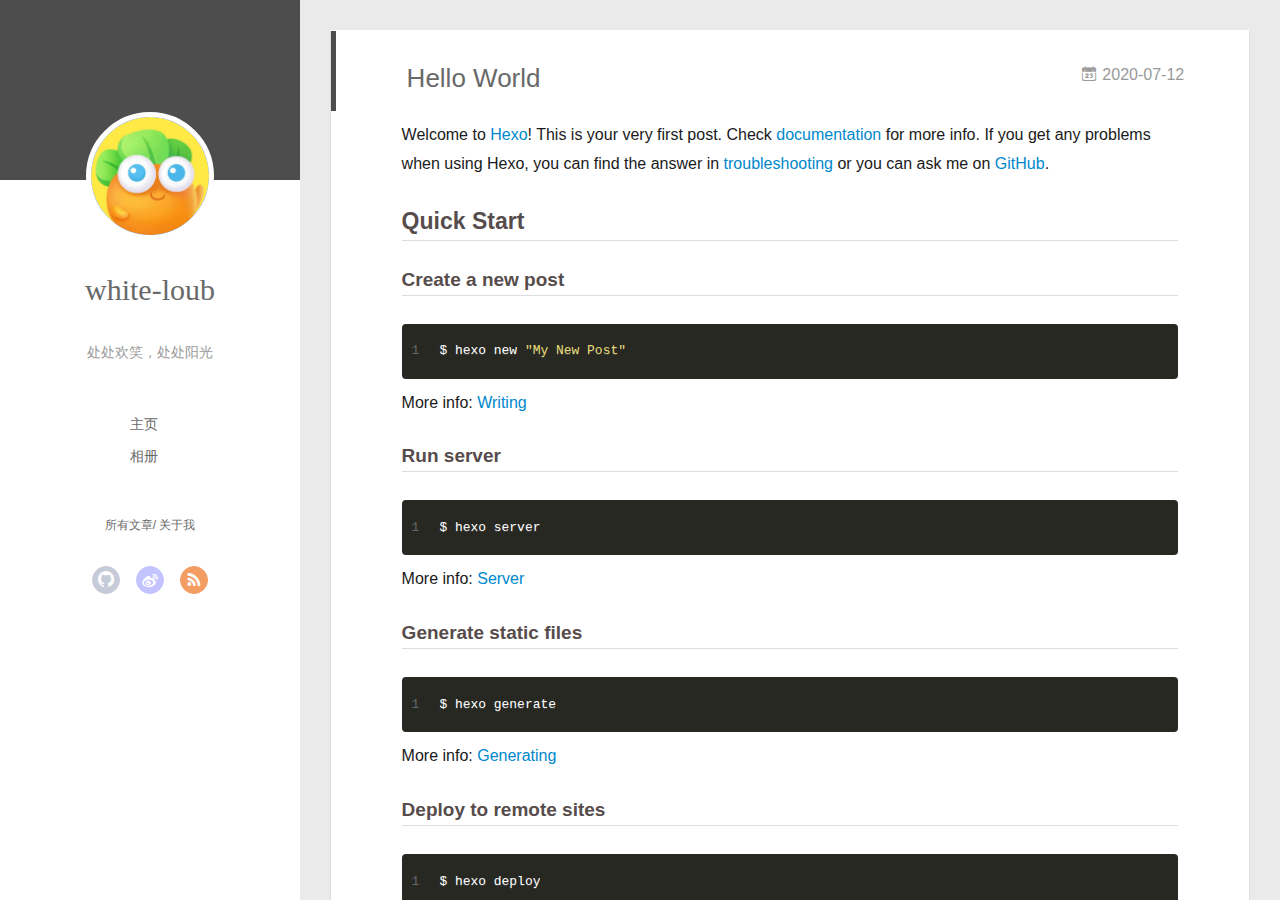
<file: 2020/07/12/hello-world/index.html>
<!DOCTYPE html>
<html>
<head>
  <meta charset="utf-8">
  
  <meta name="renderer" content="webkit">
  <meta http-equiv="X-UA-Compatible" content="IE=edge" >
  <link rel="dns-prefetch" href="https://white-loub.github.io">
  <title>Hello World | white-loub的博客</title>
  <meta name="viewport" content="width=device-width, initial-scale=1, maximum-scale=1">
  <meta name="description" content="Welcome to Hexo! This is your very first post. Check documentation for more info. If you get any problems when using Hexo, you can find the answer in troubleshooting or you can ask me on GitHub. Quick">
<meta property="og:type" content="article">
<meta property="og:title" content="Hello World">
<meta property="og:url" content="https://white-loub.github.io/2020/07/12/hello-world/index.html">
<meta property="og:site_name" content="white-loub的博客">
<meta property="og:description" content="Welcome to Hexo! This is your very first post. Check documentation for more info. If you get any problems when using Hexo, you can find the answer in troubleshooting or you can ask me on GitHub. Quick">
<meta property="og:locale" content="en_US">
<meta property="article:published_time" content="2020-07-12T03:04:47.663Z">
<meta property="article:modified_time" content="2020-07-12T03:04:47.663Z">
<meta property="article:author" content="white-loub">
<meta property="article:tag" content="计算机，人工智能，嵌入式，开发，学习，大学生">
<meta name="twitter:card" content="summary">
  
    <link rel="alternative" href="/atom.xml" title="white-loub的博客" type="application/atom+xml">
  
  
    <link rel="icon" href="/assets/blogimg/favicon.png">
  
  <link rel="stylesheet" type="text/css" href="/./main.0cf68a.css">
  <style type="text/css">
  
    #container.show {
      background: linear-gradient(200deg,#a0cfe4,#e8c37e);
    }
  </style>
  

  

<meta name="generator" content="Hexo 4.2.1"></head>

<body>
  <div id="container" q-class="show:isCtnShow">
    <canvas id="anm-canvas" class="anm-canvas"></canvas>
    <div class="left-col" q-class="show:isShow">
      
<div class="overlay" style="background: #4d4d4d"></div>
<div class="intrude-less">
	<header id="header" class="inner">
		<a href="/" class="profilepic">
			<img src="/assets/blogimg/loub.jpg" class="js-avatar">
		</a>
		<hgroup>
		  <h1 class="header-author"><a href="/">white-loub</a></h1>
		</hgroup>
		
		<p class="header-subtitle">处处欢笑，处处阳光</p>
		

		<nav class="header-menu">
			<ul>
			
				<li><a href="/">主页</a></li>
	        
				<li><a href="/photos">相册</a></li>
	        
			</ul>
		</nav>
		<nav class="header-smart-menu">
    		
    			
    			<a q-on="click: openSlider(e, 'innerArchive')" href="javascript:void(0)">所有文章</a>
    			
            
    			
            
    			
    			<a q-on="click: openSlider(e, 'aboutme')" href="javascript:void(0)">关于我</a>
    			
            
		</nav>
		<nav class="header-nav">
			<div class="social">
				
					<a class="github" target="_blank" href="https://github.com/white-loub" title="github"><i class="icon-github"></i></a>
		        
					<a class="weibo" target="_blank" href="https://weibo.com/u/2168322495" title="weibo"><i class="icon-weibo"></i></a>
		        
					<a class="rss" target="_blank" href="/atom.xml" title="rss"><i class="icon-rss"></i></a>
		        
			</div>
		</nav>
	</header>		
</div>

    </div>
    <div class="mid-col" q-class="show:isShow,hide:isShow|isFalse">
      
<nav id="mobile-nav">
  	<div class="overlay js-overlay" style="background: #4d4d4d"></div>
	<div class="btnctn js-mobile-btnctn">
  		<div class="slider-trigger list" q-on="click: openSlider(e)"><i class="icon icon-sort"></i></div>
	</div>
	<div class="intrude-less">
		<header id="header" class="inner">
			<div class="profilepic">
				<img src="/assets/blogimg/loub.jpg" class="js-avatar">
			</div>
			<hgroup>
			  <h1 class="header-author js-header-author">white-loub</h1>
			</hgroup>
			
			<p class="header-subtitle"><i class="icon icon-quo-left"></i>处处欢笑，处处阳光<i class="icon icon-quo-right"></i></p>
			
			
			
				
			
				
			
			
			
			<nav class="header-nav">
				<div class="social">
					
						<a class="github" target="_blank" href="https://github.com/white-loub" title="github"><i class="icon-github"></i></a>
			        
						<a class="weibo" target="_blank" href="https://weibo.com/u/2168322495" title="weibo"><i class="icon-weibo"></i></a>
			        
						<a class="rss" target="_blank" href="/atom.xml" title="rss"><i class="icon-rss"></i></a>
			        
				</div>
			</nav>

			<nav class="header-menu js-header-menu">
				<ul style="width: 50%">
				
				
					<li style="width: 50%"><a href="/">主页</a></li>
		        
					<li style="width: 50%"><a href="/photos">相册</a></li>
		        
				</ul>
			</nav>
		</header>				
	</div>
	<div class="mobile-mask" style="display:none" q-show="isShow"></div>
</nav>

      <div id="wrapper" class="body-wrap">
        <div class="menu-l">
          <div class="canvas-wrap">
            <canvas data-colors="#eaeaea" data-sectionHeight="100" data-contentId="js-content" id="myCanvas1" class="anm-canvas"></canvas>
          </div>
          <div id="js-content" class="content-ll">
            <article id="post-hello-world" class="article article-type-post " itemscope itemprop="blogPost">
  <div class="article-inner">
    
      <header class="article-header">
        
  
    <h1 class="article-title" itemprop="name">
      Hello World
    </h1>
  

        
        <a href="/2020/07/12/hello-world/" class="archive-article-date">
  	<time datetime="2020-07-12T03:04:47.663Z" itemprop="datePublished"><i class="icon-calendar icon"></i>2020-07-12</time>
</a>
        
      </header>
    
    <div class="article-entry" itemprop="articleBody">
      
        <p>Welcome to <a href="https://hexo.io/" target="_blank" rel="noopener">Hexo</a>! This is your very first post. Check <a href="https://hexo.io/docs/" target="_blank" rel="noopener">documentation</a> for more info. If you get any problems when using Hexo, you can find the answer in <a href="https://hexo.io/docs/troubleshooting.html" target="_blank" rel="noopener">troubleshooting</a> or you can ask me on <a href="https://github.com/hexojs/hexo/issues" target="_blank" rel="noopener">GitHub</a>.</p>
<h2 id="Quick-Start"><a href="#Quick-Start" class="headerlink" title="Quick Start"></a>Quick Start</h2><h3 id="Create-a-new-post"><a href="#Create-a-new-post" class="headerlink" title="Create a new post"></a>Create a new post</h3><figure class="highlight bash"><table><tr><td class="gutter"><pre><span class="line">1</span><br></pre></td><td class="code"><pre><span class="line">$ hexo new <span class="string">"My New Post"</span></span><br></pre></td></tr></table></figure>

<p>More info: <a href="https://hexo.io/docs/writing.html" target="_blank" rel="noopener">Writing</a></p>
<h3 id="Run-server"><a href="#Run-server" class="headerlink" title="Run server"></a>Run server</h3><figure class="highlight bash"><table><tr><td class="gutter"><pre><span class="line">1</span><br></pre></td><td class="code"><pre><span class="line">$ hexo server</span><br></pre></td></tr></table></figure>

<p>More info: <a href="https://hexo.io/docs/server.html" target="_blank" rel="noopener">Server</a></p>
<h3 id="Generate-static-files"><a href="#Generate-static-files" class="headerlink" title="Generate static files"></a>Generate static files</h3><figure class="highlight bash"><table><tr><td class="gutter"><pre><span class="line">1</span><br></pre></td><td class="code"><pre><span class="line">$ hexo generate</span><br></pre></td></tr></table></figure>

<p>More info: <a href="https://hexo.io/docs/generating.html" target="_blank" rel="noopener">Generating</a></p>
<h3 id="Deploy-to-remote-sites"><a href="#Deploy-to-remote-sites" class="headerlink" title="Deploy to remote sites"></a>Deploy to remote sites</h3><figure class="highlight bash"><table><tr><td class="gutter"><pre><span class="line">1</span><br></pre></td><td class="code"><pre><span class="line">$ hexo deploy</span><br></pre></td></tr></table></figure>

<p>More info: <a href="https://hexo.io/docs/one-command-deployment.html" target="_blank" rel="noopener">Deployment</a></p>

      

      
    </div>
    <div class="article-info article-info-index">
      
      
      

      

      
      <div class="clearfix"></div>
    </div>
  </div>
</article>

  
<nav id="article-nav">
  
  
    <a href="/2016/11/06/diary-2016-1030-1105/" id="article-nav-older" class="article-nav-link-wrap">
      <div class="article-nav-title">旧事 哪天才能歌唱的话 10.30-11.05</div>
      <i class="icon-circle-right"></i>
    </a>
  
</nav>


<aside class="wrap-side-operation">
    <div class="mod-side-operation">
        
        <div class="jump-container" id="js-jump-container" style="display:none;">
            <a href="javascript:void(0)" class="mod-side-operation__jump-to-top">
                <i class="icon-font icon-back"></i>
            </a>
            <div id="js-jump-plan-container" class="jump-plan-container" style="top: -11px;">
                <i class="icon-font icon-plane jump-plane"></i>
            </div>
        </div>
        
        
    </div>
</aside>



  
  
  

  

  

  


          </div>
        </div>
      </div>
      <footer id="footer">
  <div class="outer">
    <div id="footer-info">
    	<div class="footer-left">
    		&copy; 2020 white-loub
    	</div>
      	<div class="footer-right">
      		<a href="http://hexo.io/" target="_blank">Hexo</a>  Theme <a href="https://github.com/litten/hexo-theme-yilia" target="_blank">Yilia</a> by Litten
      	</div>
    </div>
  </div>
</footer>
    </div>
    <script>
	var yiliaConfig = {
		mathjax: false,
		isHome: false,
		isPost: true,
		isArchive: false,
		isTag: false,
		isCategory: false,
		open_in_new: false,
		toc_hide_index: true,
		root: "/",
		innerArchive: true,
		showTags: false
	}
</script>

<script>!function(t){function n(e){if(r[e])return r[e].exports;var i=r[e]={exports:{},id:e,loaded:!1};return t[e].call(i.exports,i,i.exports,n),i.loaded=!0,i.exports}var r={};n.m=t,n.c=r,n.p="./",n(0)}([function(t,n,r){r(195),t.exports=r(191)},function(t,n,r){var e=r(3),i=r(52),o=r(27),u=r(28),c=r(53),f="prototype",a=function(t,n,r){var s,l,h,v,p=t&a.F,d=t&a.G,y=t&a.S,g=t&a.P,b=t&a.B,m=d?e:y?e[n]||(e[n]={}):(e[n]||{})[f],x=d?i:i[n]||(i[n]={}),w=x[f]||(x[f]={});d&&(r=n);for(s in r)l=!p&&m&&void 0!==m[s],h=(l?m:r)[s],v=b&&l?c(h,e):g&&"function"==typeof h?c(Function.call,h):h,m&&u(m,s,h,t&a.U),x[s]!=h&&o(x,s,v),g&&w[s]!=h&&(w[s]=h)};e.core=i,a.F=1,a.G=2,a.S=4,a.P=8,a.B=16,a.W=32,a.U=64,a.R=128,t.exports=a},function(t,n,r){var e=r(6);t.exports=function(t){if(!e(t))throw TypeError(t+" is not an object!");return t}},function(t,n){var r=t.exports="undefined"!=typeof window&&window.Math==Math?window:"undefined"!=typeof self&&self.Math==Math?self:Function("return this")();"number"==typeof __g&&(__g=r)},function(t,n){t.exports=function(t){try{return!!t()}catch(t){return!0}}},function(t,n){var r=t.exports="undefined"!=typeof window&&window.Math==Math?window:"undefined"!=typeof self&&self.Math==Math?self:Function("return this")();"number"==typeof __g&&(__g=r)},function(t,n){t.exports=function(t){return"object"==typeof t?null!==t:"function"==typeof t}},function(t,n,r){var e=r(126)("wks"),i=r(76),o=r(3).Symbol,u="function"==typeof o;(t.exports=function(t){return e[t]||(e[t]=u&&o[t]||(u?o:i)("Symbol."+t))}).store=e},function(t,n){var r={}.hasOwnProperty;t.exports=function(t,n){return r.call(t,n)}},function(t,n,r){var e=r(94),i=r(33);t.exports=function(t){return e(i(t))}},function(t,n,r){t.exports=!r(4)(function(){return 7!=Object.defineProperty({},"a",{get:function(){return 7}}).a})},function(t,n,r){var e=r(2),i=r(167),o=r(50),u=Object.defineProperty;n.f=r(10)?Object.defineProperty:function(t,n,r){if(e(t),n=o(n,!0),e(r),i)try{return u(t,n,r)}catch(t){}if("get"in r||"set"in r)throw TypeError("Accessors not supported!");return"value"in r&&(t[n]=r.value),t}},function(t,n,r){t.exports=!r(18)(function(){return 7!=Object.defineProperty({},"a",{get:function(){return 7}}).a})},function(t,n,r){var e=r(14),i=r(22);t.exports=r(12)?function(t,n,r){return e.f(t,n,i(1,r))}:function(t,n,r){return t[n]=r,t}},function(t,n,r){var e=r(20),i=r(58),o=r(42),u=Object.defineProperty;n.f=r(12)?Object.defineProperty:function(t,n,r){if(e(t),n=o(n,!0),e(r),i)try{return u(t,n,r)}catch(t){}if("get"in r||"set"in r)throw TypeError("Accessors not supported!");return"value"in r&&(t[n]=r.value),t}},function(t,n,r){var e=r(40)("wks"),i=r(23),o=r(5).Symbol,u="function"==typeof o;(t.exports=function(t){return e[t]||(e[t]=u&&o[t]||(u?o:i)("Symbol."+t))}).store=e},function(t,n,r){var e=r(67),i=Math.min;t.exports=function(t){return t>0?i(e(t),9007199254740991):0}},function(t,n,r){var e=r(46);t.exports=function(t){return Object(e(t))}},function(t,n){t.exports=function(t){try{return!!t()}catch(t){return!0}}},function(t,n,r){var e=r(63),i=r(34);t.exports=Object.keys||function(t){return e(t,i)}},function(t,n,r){var e=r(21);t.exports=function(t){if(!e(t))throw TypeError(t+" is not an object!");return t}},function(t,n){t.exports=function(t){return"object"==typeof t?null!==t:"function"==typeof t}},function(t,n){t.exports=function(t,n){return{enumerable:!(1&t),configurable:!(2&t),writable:!(4&t),value:n}}},function(t,n){var r=0,e=Math.random();t.exports=function(t){return"Symbol(".concat(void 0===t?"":t,")_",(++r+e).toString(36))}},function(t,n){var r={}.hasOwnProperty;t.exports=function(t,n){return r.call(t,n)}},function(t,n){var r=t.exports={version:"2.4.0"};"number"==typeof __e&&(__e=r)},function(t,n){t.exports=function(t){if("function"!=typeof t)throw TypeError(t+" is not a function!");return t}},function(t,n,r){var e=r(11),i=r(66);t.exports=r(10)?function(t,n,r){return e.f(t,n,i(1,r))}:function(t,n,r){return t[n]=r,t}},function(t,n,r){var e=r(3),i=r(27),o=r(24),u=r(76)("src"),c="toString",f=Function[c],a=(""+f).split(c);r(52).inspectSource=function(t){return f.call(t)},(t.exports=function(t,n,r,c){var f="function"==typeof r;f&&(o(r,"name")||i(r,"name",n)),t[n]!==r&&(f&&(o(r,u)||i(r,u,t[n]?""+t[n]:a.join(String(n)))),t===e?t[n]=r:c?t[n]?t[n]=r:i(t,n,r):(delete t[n],i(t,n,r)))})(Function.prototype,c,function(){return"function"==typeof this&&this[u]||f.call(this)})},function(t,n,r){var e=r(1),i=r(4),o=r(46),u=function(t,n,r,e){var i=String(o(t)),u="<"+n;return""!==r&&(u+=" "+r+'="'+String(e).replace(/"/g,"&quot;")+'"'),u+">"+i+"</"+n+">"};t.exports=function(t,n){var r={};r[t]=n(u),e(e.P+e.F*i(function(){var n=""[t]('"');return n!==n.toLowerCase()||n.split('"').length>3}),"String",r)}},function(t,n,r){var e=r(115),i=r(46);t.exports=function(t){return e(i(t))}},function(t,n,r){var e=r(116),i=r(66),o=r(30),u=r(50),c=r(24),f=r(167),a=Object.getOwnPropertyDescriptor;n.f=r(10)?a:function(t,n){if(t=o(t),n=u(n,!0),f)try{return a(t,n)}catch(t){}if(c(t,n))return i(!e.f.call(t,n),t[n])}},function(t,n,r){var e=r(24),i=r(17),o=r(145)("IE_PROTO"),u=Object.prototype;t.exports=Object.getPrototypeOf||function(t){return t=i(t),e(t,o)?t[o]:"function"==typeof t.constructor&&t instanceof t.constructor?t.constructor.prototype:t instanceof Object?u:null}},function(t,n){t.exports=function(t){if(void 0==t)throw TypeError("Can't call method on  "+t);return t}},function(t,n){t.exports="constructor,hasOwnProperty,isPrototypeOf,propertyIsEnumerable,toLocaleString,toString,valueOf".split(",")},function(t,n){t.exports={}},function(t,n){t.exports=!0},function(t,n){n.f={}.propertyIsEnumerable},function(t,n,r){var e=r(14).f,i=r(8),o=r(15)("toStringTag");t.exports=function(t,n,r){t&&!i(t=r?t:t.prototype,o)&&e(t,o,{configurable:!0,value:n})}},function(t,n,r){var e=r(40)("keys"),i=r(23);t.exports=function(t){return e[t]||(e[t]=i(t))}},function(t,n,r){var e=r(5),i="__core-js_shared__",o=e[i]||(e[i]={});t.exports=function(t){return o[t]||(o[t]={})}},function(t,n){var r=Math.ceil,e=Math.floor;t.exports=function(t){return isNaN(t=+t)?0:(t>0?e:r)(t)}},function(t,n,r){var e=r(21);t.exports=function(t,n){if(!e(t))return t;var r,i;if(n&&"function"==typeof(r=t.toString)&&!e(i=r.call(t)))return i;if("function"==typeof(r=t.valueOf)&&!e(i=r.call(t)))return i;if(!n&&"function"==typeof(r=t.toString)&&!e(i=r.call(t)))return i;throw TypeError("Can't convert object to primitive value")}},function(t,n,r){var e=r(5),i=r(25),o=r(36),u=r(44),c=r(14).f;t.exports=function(t){var n=i.Symbol||(i.Symbol=o?{}:e.Symbol||{});"_"==t.charAt(0)||t in n||c(n,t,{value:u.f(t)})}},function(t,n,r){n.f=r(15)},function(t,n){var r={}.toString;t.exports=function(t){return r.call(t).slice(8,-1)}},function(t,n){t.exports=function(t){if(void 0==t)throw TypeError("Can't call method on  "+t);return t}},function(t,n,r){var e=r(4);t.exports=function(t,n){return!!t&&e(function(){n?t.call(null,function(){},1):t.call(null)})}},function(t,n,r){var e=r(53),i=r(115),o=r(17),u=r(16),c=r(203);t.exports=function(t,n){var r=1==t,f=2==t,a=3==t,s=4==t,l=6==t,h=5==t||l,v=n||c;return function(n,c,p){for(var d,y,g=o(n),b=i(g),m=e(c,p,3),x=u(b.length),w=0,S=r?v(n,x):f?v(n,0):void 0;x>w;w++)if((h||w in b)&&(d=b[w],y=m(d,w,g),t))if(r)S[w]=y;else if(y)switch(t){case 3:return!0;case 5:return d;case 6:return w;case 2:S.push(d)}else if(s)return!1;return l?-1:a||s?s:S}}},function(t,n,r){var e=r(1),i=r(52),o=r(4);t.exports=function(t,n){var r=(i.Object||{})[t]||Object[t],u={};u[t]=n(r),e(e.S+e.F*o(function(){r(1)}),"Object",u)}},function(t,n,r){var e=r(6);t.exports=function(t,n){if(!e(t))return t;var r,i;if(n&&"function"==typeof(r=t.toString)&&!e(i=r.call(t)))return i;if("function"==typeof(r=t.valueOf)&&!e(i=r.call(t)))return i;if(!n&&"function"==typeof(r=t.toString)&&!e(i=r.call(t)))return i;throw TypeError("Can't convert object to primitive value")}},function(t,n,r){var e=r(5),i=r(25),o=r(91),u=r(13),c="prototype",f=function(t,n,r){var a,s,l,h=t&f.F,v=t&f.G,p=t&f.S,d=t&f.P,y=t&f.B,g=t&f.W,b=v?i:i[n]||(i[n]={}),m=b[c],x=v?e:p?e[n]:(e[n]||{})[c];v&&(r=n);for(a in r)(s=!h&&x&&void 0!==x[a])&&a in b||(l=s?x[a]:r[a],b[a]=v&&"function"!=typeof x[a]?r[a]:y&&s?o(l,e):g&&x[a]==l?function(t){var n=function(n,r,e){if(this instanceof t){switch(arguments.length){case 0:return new t;case 1:return new t(n);case 2:return new t(n,r)}return new t(n,r,e)}return t.apply(this,arguments)};return n[c]=t[c],n}(l):d&&"function"==typeof l?o(Function.call,l):l,d&&((b.virtual||(b.virtual={}))[a]=l,t&f.R&&m&&!m[a]&&u(m,a,l)))};f.F=1,f.G=2,f.S=4,f.P=8,f.B=16,f.W=32,f.U=64,f.R=128,t.exports=f},function(t,n){var r=t.exports={version:"2.4.0"};"number"==typeof __e&&(__e=r)},function(t,n,r){var e=r(26);t.exports=function(t,n,r){if(e(t),void 0===n)return t;switch(r){case 1:return function(r){return t.call(n,r)};case 2:return function(r,e){return t.call(n,r,e)};case 3:return function(r,e,i){return t.call(n,r,e,i)}}return function(){return t.apply(n,arguments)}}},function(t,n,r){var e=r(183),i=r(1),o=r(126)("metadata"),u=o.store||(o.store=new(r(186))),c=function(t,n,r){var i=u.get(t);if(!i){if(!r)return;u.set(t,i=new e)}var o=i.get(n);if(!o){if(!r)return;i.set(n,o=new e)}return o},f=function(t,n,r){var e=c(n,r,!1);return void 0!==e&&e.has(t)},a=function(t,n,r){var e=c(n,r,!1);return void 0===e?void 0:e.get(t)},s=function(t,n,r,e){c(r,e,!0).set(t,n)},l=function(t,n){var r=c(t,n,!1),e=[];return r&&r.forEach(function(t,n){e.push(n)}),e},h=function(t){return void 0===t||"symbol"==typeof t?t:String(t)},v=function(t){i(i.S,"Reflect",t)};t.exports={store:u,map:c,has:f,get:a,set:s,keys:l,key:h,exp:v}},function(t,n,r){"use strict";if(r(10)){var e=r(69),i=r(3),o=r(4),u=r(1),c=r(127),f=r(152),a=r(53),s=r(68),l=r(66),h=r(27),v=r(73),p=r(67),d=r(16),y=r(75),g=r(50),b=r(24),m=r(180),x=r(114),w=r(6),S=r(17),_=r(137),O=r(70),E=r(32),P=r(71).f,j=r(154),F=r(76),M=r(7),A=r(48),N=r(117),T=r(146),I=r(155),k=r(80),L=r(123),R=r(74),C=r(130),D=r(160),U=r(11),W=r(31),G=U.f,B=W.f,V=i.RangeError,z=i.TypeError,q=i.Uint8Array,K="ArrayBuffer",J="Shared"+K,Y="BYTES_PER_ELEMENT",H="prototype",$=Array[H],X=f.ArrayBuffer,Q=f.DataView,Z=A(0),tt=A(2),nt=A(3),rt=A(4),et=A(5),it=A(6),ot=N(!0),ut=N(!1),ct=I.values,ft=I.keys,at=I.entries,st=$.lastIndexOf,lt=$.reduce,ht=$.reduceRight,vt=$.join,pt=$.sort,dt=$.slice,yt=$.toString,gt=$.toLocaleString,bt=M("iterator"),mt=M("toStringTag"),xt=F("typed_constructor"),wt=F("def_constructor"),St=c.CONSTR,_t=c.TYPED,Ot=c.VIEW,Et="Wrong length!",Pt=A(1,function(t,n){return Tt(T(t,t[wt]),n)}),jt=o(function(){return 1===new q(new Uint16Array([1]).buffer)[0]}),Ft=!!q&&!!q[H].set&&o(function(){new q(1).set({})}),Mt=function(t,n){if(void 0===t)throw z(Et);var r=+t,e=d(t);if(n&&!m(r,e))throw V(Et);return e},At=function(t,n){var r=p(t);if(r<0||r%n)throw V("Wrong offset!");return r},Nt=function(t){if(w(t)&&_t in t)return t;throw z(t+" is not a typed array!")},Tt=function(t,n){if(!(w(t)&&xt in t))throw z("It is not a typed array constructor!");return new t(n)},It=function(t,n){return kt(T(t,t[wt]),n)},kt=function(t,n){for(var r=0,e=n.length,i=Tt(t,e);e>r;)i[r]=n[r++];return i},Lt=function(t,n,r){G(t,n,{get:function(){return this._d[r]}})},Rt=function(t){var n,r,e,i,o,u,c=S(t),f=arguments.length,s=f>1?arguments[1]:void 0,l=void 0!==s,h=j(c);if(void 0!=h&&!_(h)){for(u=h.call(c),e=[],n=0;!(o=u.next()).done;n++)e.push(o.value);c=e}for(l&&f>2&&(s=a(s,arguments[2],2)),n=0,r=d(c.length),i=Tt(this,r);r>n;n++)i[n]=l?s(c[n],n):c[n];return i},Ct=function(){for(var t=0,n=arguments.length,r=Tt(this,n);n>t;)r[t]=arguments[t++];return r},Dt=!!q&&o(function(){gt.call(new q(1))}),Ut=function(){return gt.apply(Dt?dt.call(Nt(this)):Nt(this),arguments)},Wt={copyWithin:function(t,n){return D.call(Nt(this),t,n,arguments.length>2?arguments[2]:void 0)},every:function(t){return rt(Nt(this),t,arguments.length>1?arguments[1]:void 0)},fill:function(t){return C.apply(Nt(this),arguments)},filter:function(t){return It(this,tt(Nt(this),t,arguments.length>1?arguments[1]:void 0))},find:function(t){return et(Nt(this),t,arguments.length>1?arguments[1]:void 0)},findIndex:function(t){return it(Nt(this),t,arguments.length>1?arguments[1]:void 0)},forEach:function(t){Z(Nt(this),t,arguments.length>1?arguments[1]:void 0)},indexOf:function(t){return ut(Nt(this),t,arguments.length>1?arguments[1]:void 0)},includes:function(t){return ot(Nt(this),t,arguments.length>1?arguments[1]:void 0)},join:function(t){return vt.apply(Nt(this),arguments)},lastIndexOf:function(t){return st.apply(Nt(this),arguments)},map:function(t){return Pt(Nt(this),t,arguments.length>1?arguments[1]:void 0)},reduce:function(t){return lt.apply(Nt(this),arguments)},reduceRight:function(t){return ht.apply(Nt(this),arguments)},reverse:function(){for(var t,n=this,r=Nt(n).length,e=Math.floor(r/2),i=0;i<e;)t=n[i],n[i++]=n[--r],n[r]=t;return n},some:function(t){return nt(Nt(this),t,arguments.length>1?arguments[1]:void 0)},sort:function(t){return pt.call(Nt(this),t)},subarray:function(t,n){var r=Nt(this),e=r.length,i=y(t,e);return new(T(r,r[wt]))(r.buffer,r.byteOffset+i*r.BYTES_PER_ELEMENT,d((void 0===n?e:y(n,e))-i))}},Gt=function(t,n){return It(this,dt.call(Nt(this),t,n))},Bt=function(t){Nt(this);var n=At(arguments[1],1),r=this.length,e=S(t),i=d(e.length),o=0;if(i+n>r)throw V(Et);for(;o<i;)this[n+o]=e[o++]},Vt={entries:function(){return at.call(Nt(this))},keys:function(){return ft.call(Nt(this))},values:function(){return ct.call(Nt(this))}},zt=function(t,n){return w(t)&&t[_t]&&"symbol"!=typeof n&&n in t&&String(+n)==String(n)},qt=function(t,n){return zt(t,n=g(n,!0))?l(2,t[n]):B(t,n)},Kt=function(t,n,r){return!(zt(t,n=g(n,!0))&&w(r)&&b(r,"value"))||b(r,"get")||b(r,"set")||r.configurable||b(r,"writable")&&!r.writable||b(r,"enumerable")&&!r.enumerable?G(t,n,r):(t[n]=r.value,t)};St||(W.f=qt,U.f=Kt),u(u.S+u.F*!St,"Object",{getOwnPropertyDescriptor:qt,defineProperty:Kt}),o(function(){yt.call({})})&&(yt=gt=function(){return vt.call(this)});var Jt=v({},Wt);v(Jt,Vt),h(Jt,bt,Vt.values),v(Jt,{slice:Gt,set:Bt,constructor:function(){},toString:yt,toLocaleString:Ut}),Lt(Jt,"buffer","b"),Lt(Jt,"byteOffset","o"),Lt(Jt,"byteLength","l"),Lt(Jt,"length","e"),G(Jt,mt,{get:function(){return this[_t]}}),t.exports=function(t,n,r,f){f=!!f;var a=t+(f?"Clamped":"")+"Array",l="Uint8Array"!=a,v="get"+t,p="set"+t,y=i[a],g=y||{},b=y&&E(y),m=!y||!c.ABV,S={},_=y&&y[H],j=function(t,r){var e=t._d;return e.v[v](r*n+e.o,jt)},F=function(t,r,e){var i=t._d;f&&(e=(e=Math.round(e))<0?0:e>255?255:255&e),i.v[p](r*n+i.o,e,jt)},M=function(t,n){G(t,n,{get:function(){return j(this,n)},set:function(t){return F(this,n,t)},enumerable:!0})};m?(y=r(function(t,r,e,i){s(t,y,a,"_d");var o,u,c,f,l=0,v=0;if(w(r)){if(!(r instanceof X||(f=x(r))==K||f==J))return _t in r?kt(y,r):Rt.call(y,r);o=r,v=At(e,n);var p=r.byteLength;if(void 0===i){if(p%n)throw V(Et);if((u=p-v)<0)throw V(Et)}else if((u=d(i)*n)+v>p)throw V(Et);c=u/n}else c=Mt(r,!0),u=c*n,o=new X(u);for(h(t,"_d",{b:o,o:v,l:u,e:c,v:new Q(o)});l<c;)M(t,l++)}),_=y[H]=O(Jt),h(_,"constructor",y)):L(function(t){new y(null),new y(t)},!0)||(y=r(function(t,r,e,i){s(t,y,a);var o;return w(r)?r instanceof X||(o=x(r))==K||o==J?void 0!==i?new g(r,At(e,n),i):void 0!==e?new g(r,At(e,n)):new g(r):_t in r?kt(y,r):Rt.call(y,r):new g(Mt(r,l))}),Z(b!==Function.prototype?P(g).concat(P(b)):P(g),function(t){t in y||h(y,t,g[t])}),y[H]=_,e||(_.constructor=y));var A=_[bt],N=!!A&&("values"==A.name||void 0==A.name),T=Vt.values;h(y,xt,!0),h(_,_t,a),h(_,Ot,!0),h(_,wt,y),(f?new y(1)[mt]==a:mt in _)||G(_,mt,{get:function(){return a}}),S[a]=y,u(u.G+u.W+u.F*(y!=g),S),u(u.S,a,{BYTES_PER_ELEMENT:n,from:Rt,of:Ct}),Y in _||h(_,Y,n),u(u.P,a,Wt),R(a),u(u.P+u.F*Ft,a,{set:Bt}),u(u.P+u.F*!N,a,Vt),u(u.P+u.F*(_.toString!=yt),a,{toString:yt}),u(u.P+u.F*o(function(){new y(1).slice()}),a,{slice:Gt}),u(u.P+u.F*(o(function(){return[1,2].toLocaleString()!=new y([1,2]).toLocaleString()})||!o(function(){_.toLocaleString.call([1,2])})),a,{toLocaleString:Ut}),k[a]=N?A:T,e||N||h(_,bt,T)}}else t.exports=function(){}},function(t,n){var r={}.toString;t.exports=function(t){return r.call(t).slice(8,-1)}},function(t,n,r){var e=r(21),i=r(5).document,o=e(i)&&e(i.createElement);t.exports=function(t){return o?i.createElement(t):{}}},function(t,n,r){t.exports=!r(12)&&!r(18)(function(){return 7!=Object.defineProperty(r(57)("div"),"a",{get:function(){return 7}}).a})},function(t,n,r){"use strict";var e=r(36),i=r(51),o=r(64),u=r(13),c=r(8),f=r(35),a=r(96),s=r(38),l=r(103),h=r(15)("iterator"),v=!([].keys&&"next"in[].keys()),p="keys",d="values",y=function(){return this};t.exports=function(t,n,r,g,b,m,x){a(r,n,g);var w,S,_,O=function(t){if(!v&&t in F)return F[t];switch(t){case p:case d:return function(){return new r(this,t)}}return function(){return new r(this,t)}},E=n+" Iterator",P=b==d,j=!1,F=t.prototype,M=F[h]||F["@@iterator"]||b&&F[b],A=M||O(b),N=b?P?O("entries"):A:void 0,T="Array"==n?F.entries||M:M;if(T&&(_=l(T.call(new t)))!==Object.prototype&&(s(_,E,!0),e||c(_,h)||u(_,h,y)),P&&M&&M.name!==d&&(j=!0,A=function(){return M.call(this)}),e&&!x||!v&&!j&&F[h]||u(F,h,A),f[n]=A,f[E]=y,b)if(w={values:P?A:O(d),keys:m?A:O(p),entries:N},x)for(S in w)S in F||o(F,S,w[S]);else i(i.P+i.F*(v||j),n,w);return w}},function(t,n,r){var e=r(20),i=r(100),o=r(34),u=r(39)("IE_PROTO"),c=function(){},f="prototype",a=function(){var t,n=r(57)("iframe"),e=o.length;for(n.style.display="none",r(93).appendChild(n),n.src="javascript:",t=n.contentWindow.document,t.open(),t.write("<script>document.F=Object<\/script>"),t.close(),a=t.F;e--;)delete a[f][o[e]];return a()};t.exports=Object.create||function(t,n){var r;return null!==t?(c[f]=e(t),r=new c,c[f]=null,r[u]=t):r=a(),void 0===n?r:i(r,n)}},function(t,n,r){var e=r(63),i=r(34).concat("length","prototype");n.f=Object.getOwnPropertyNames||function(t){return e(t,i)}},function(t,n){n.f=Object.getOwnPropertySymbols},function(t,n,r){var e=r(8),i=r(9),o=r(90)(!1),u=r(39)("IE_PROTO");t.exports=function(t,n){var r,c=i(t),f=0,a=[];for(r in c)r!=u&&e(c,r)&&a.push(r);for(;n.length>f;)e(c,r=n[f++])&&(~o(a,r)||a.push(r));return a}},function(t,n,r){t.exports=r(13)},function(t,n,r){var e=r(76)("meta"),i=r(6),o=r(24),u=r(11).f,c=0,f=Object.isExtensible||function(){return!0},a=!r(4)(function(){return f(Object.preventExtensions({}))}),s=function(t){u(t,e,{value:{i:"O"+ ++c,w:{}}})},l=function(t,n){if(!i(t))return"symbol"==typeof t?t:("string"==typeof t?"S":"P")+t;if(!o(t,e)){if(!f(t))return"F";if(!n)return"E";s(t)}return t[e].i},h=function(t,n){if(!o(t,e)){if(!f(t))return!0;if(!n)return!1;s(t)}return t[e].w},v=function(t){return a&&p.NEED&&f(t)&&!o(t,e)&&s(t),t},p=t.exports={KEY:e,NEED:!1,fastKey:l,getWeak:h,onFreeze:v}},function(t,n){t.exports=function(t,n){return{enumerable:!(1&t),configurable:!(2&t),writable:!(4&t),value:n}}},function(t,n){var r=Math.ceil,e=Math.floor;t.exports=function(t){return isNaN(t=+t)?0:(t>0?e:r)(t)}},function(t,n){t.exports=function(t,n,r,e){if(!(t instanceof n)||void 0!==e&&e in t)throw TypeError(r+": incorrect invocation!");return t}},function(t,n){t.exports=!1},function(t,n,r){var e=r(2),i=r(173),o=r(133),u=r(145)("IE_PROTO"),c=function(){},f="prototype",a=function(){var t,n=r(132)("iframe"),e=o.length;for(n.style.display="none",r(135).appendChild(n),n.src="javascript:",t=n.contentWindow.document,t.open(),t.write("<script>document.F=Object<\/script>"),t.close(),a=t.F;e--;)delete a[f][o[e]];return a()};t.exports=Object.create||function(t,n){var r;return null!==t?(c[f]=e(t),r=new c,c[f]=null,r[u]=t):r=a(),void 0===n?r:i(r,n)}},function(t,n,r){var e=r(175),i=r(133).concat("length","prototype");n.f=Object.getOwnPropertyNames||function(t){return e(t,i)}},function(t,n,r){var e=r(175),i=r(133);t.exports=Object.keys||function(t){return e(t,i)}},function(t,n,r){var e=r(28);t.exports=function(t,n,r){for(var i in n)e(t,i,n[i],r);return t}},function(t,n,r){"use strict";var e=r(3),i=r(11),o=r(10),u=r(7)("species");t.exports=function(t){var n=e[t];o&&n&&!n[u]&&i.f(n,u,{configurable:!0,get:function(){return this}})}},function(t,n,r){var e=r(67),i=Math.max,o=Math.min;t.exports=function(t,n){return t=e(t),t<0?i(t+n,0):o(t,n)}},function(t,n){var r=0,e=Math.random();t.exports=function(t){return"Symbol(".concat(void 0===t?"":t,")_",(++r+e).toString(36))}},function(t,n,r){var e=r(33);t.exports=function(t){return Object(e(t))}},function(t,n,r){var e=r(7)("unscopables"),i=Array.prototype;void 0==i[e]&&r(27)(i,e,{}),t.exports=function(t){i[e][t]=!0}},function(t,n,r){var e=r(53),i=r(169),o=r(137),u=r(2),c=r(16),f=r(154),a={},s={},n=t.exports=function(t,n,r,l,h){var v,p,d,y,g=h?function(){return t}:f(t),b=e(r,l,n?2:1),m=0;if("function"!=typeof g)throw TypeError(t+" is not iterable!");if(o(g)){for(v=c(t.length);v>m;m++)if((y=n?b(u(p=t[m])[0],p[1]):b(t[m]))===a||y===s)return y}else for(d=g.call(t);!(p=d.next()).done;)if((y=i(d,b,p.value,n))===a||y===s)return y};n.BREAK=a,n.RETURN=s},function(t,n){t.exports={}},function(t,n,r){var e=r(11).f,i=r(24),o=r(7)("toStringTag");t.exports=function(t,n,r){t&&!i(t=r?t:t.prototype,o)&&e(t,o,{configurable:!0,value:n})}},function(t,n,r){var e=r(1),i=r(46),o=r(4),u=r(150),c="["+u+"]",f="​",a=RegExp("^"+c+c+"*"),s=RegExp(c+c+"*$"),l=function(t,n,r){var i={},c=o(function(){return!!u[t]()||f[t]()!=f}),a=i[t]=c?n(h):u[t];r&&(i[r]=a),e(e.P+e.F*c,"String",i)},h=l.trim=function(t,n){return t=String(i(t)),1&n&&(t=t.replace(a,"")),2&n&&(t=t.replace(s,"")),t};t.exports=l},function(t,n,r){t.exports={default:r(86),__esModule:!0}},function(t,n,r){t.exports={default:r(87),__esModule:!0}},function(t,n,r){"use strict";function e(t){return t&&t.__esModule?t:{default:t}}n.__esModule=!0;var i=r(84),o=e(i),u=r(83),c=e(u),f="function"==typeof c.default&&"symbol"==typeof o.default?function(t){return typeof t}:function(t){return t&&"function"==typeof c.default&&t.constructor===c.default&&t!==c.default.prototype?"symbol":typeof t};n.default="function"==typeof c.default&&"symbol"===f(o.default)?function(t){return void 0===t?"undefined":f(t)}:function(t){return t&&"function"==typeof c.default&&t.constructor===c.default&&t!==c.default.prototype?"symbol":void 0===t?"undefined":f(t)}},function(t,n,r){r(110),r(108),r(111),r(112),t.exports=r(25).Symbol},function(t,n,r){r(109),r(113),t.exports=r(44).f("iterator")},function(t,n){t.exports=function(t){if("function"!=typeof t)throw TypeError(t+" is not a function!");return t}},function(t,n){t.exports=function(){}},function(t,n,r){var e=r(9),i=r(106),o=r(105);t.exports=function(t){return function(n,r,u){var c,f=e(n),a=i(f.length),s=o(u,a);if(t&&r!=r){for(;a>s;)if((c=f[s++])!=c)return!0}else for(;a>s;s++)if((t||s in f)&&f[s]===r)return t||s||0;return!t&&-1}}},function(t,n,r){var e=r(88);t.exports=function(t,n,r){if(e(t),void 0===n)return t;switch(r){case 1:return function(r){return t.call(n,r)};case 2:return function(r,e){return t.call(n,r,e)};case 3:return function(r,e,i){return t.call(n,r,e,i)}}return function(){return t.apply(n,arguments)}}},function(t,n,r){var e=r(19),i=r(62),o=r(37);t.exports=function(t){var n=e(t),r=i.f;if(r)for(var u,c=r(t),f=o.f,a=0;c.length>a;)f.call(t,u=c[a++])&&n.push(u);return n}},function(t,n,r){t.exports=r(5).document&&document.documentElement},function(t,n,r){var e=r(56);t.exports=Object("z").propertyIsEnumerable(0)?Object:function(t){return"String"==e(t)?t.split(""):Object(t)}},function(t,n,r){var e=r(56);t.exports=Array.isArray||function(t){return"Array"==e(t)}},function(t,n,r){"use strict";var e=r(60),i=r(22),o=r(38),u={};r(13)(u,r(15)("iterator"),function(){return this}),t.exports=function(t,n,r){t.prototype=e(u,{next:i(1,r)}),o(t,n+" Iterator")}},function(t,n){t.exports=function(t,n){return{value:n,done:!!t}}},function(t,n,r){var e=r(19),i=r(9);t.exports=function(t,n){for(var r,o=i(t),u=e(o),c=u.length,f=0;c>f;)if(o[r=u[f++]]===n)return r}},function(t,n,r){var e=r(23)("meta"),i=r(21),o=r(8),u=r(14).f,c=0,f=Object.isExtensible||function(){return!0},a=!r(18)(function(){return f(Object.preventExtensions({}))}),s=function(t){u(t,e,{value:{i:"O"+ ++c,w:{}}})},l=function(t,n){if(!i(t))return"symbol"==typeof t?t:("string"==typeof t?"S":"P")+t;if(!o(t,e)){if(!f(t))return"F";if(!n)return"E";s(t)}return t[e].i},h=function(t,n){if(!o(t,e)){if(!f(t))return!0;if(!n)return!1;s(t)}return t[e].w},v=function(t){return a&&p.NEED&&f(t)&&!o(t,e)&&s(t),t},p=t.exports={KEY:e,NEED:!1,fastKey:l,getWeak:h,onFreeze:v}},function(t,n,r){var e=r(14),i=r(20),o=r(19);t.exports=r(12)?Object.defineProperties:function(t,n){i(t);for(var r,u=o(n),c=u.length,f=0;c>f;)e.f(t,r=u[f++],n[r]);return t}},function(t,n,r){var e=r(37),i=r(22),o=r(9),u=r(42),c=r(8),f=r(58),a=Object.getOwnPropertyDescriptor;n.f=r(12)?a:function(t,n){if(t=o(t),n=u(n,!0),f)try{return a(t,n)}catch(t){}if(c(t,n))return i(!e.f.call(t,n),t[n])}},function(t,n,r){var e=r(9),i=r(61).f,o={}.toString,u="object"==typeof window&&window&&Object.getOwnPropertyNames?Object.getOwnPropertyNames(window):[],c=function(t){try{return i(t)}catch(t){return u.slice()}};t.exports.f=function(t){return u&&"[object Window]"==o.call(t)?c(t):i(e(t))}},function(t,n,r){var e=r(8),i=r(77),o=r(39)("IE_PROTO"),u=Object.prototype;t.exports=Object.getPrototypeOf||function(t){return t=i(t),e(t,o)?t[o]:"function"==typeof t.constructor&&t instanceof t.constructor?t.constructor.prototype:t instanceof Object?u:null}},function(t,n,r){var e=r(41),i=r(33);t.exports=function(t){return function(n,r){var o,u,c=String(i(n)),f=e(r),a=c.length;return f<0||f>=a?t?"":void 0:(o=c.charCodeAt(f),o<55296||o>56319||f+1===a||(u=c.charCodeAt(f+1))<56320||u>57343?t?c.charAt(f):o:t?c.slice(f,f+2):u-56320+(o-55296<<10)+65536)}}},function(t,n,r){var e=r(41),i=Math.max,o=Math.min;t.exports=function(t,n){return t=e(t),t<0?i(t+n,0):o(t,n)}},function(t,n,r){var e=r(41),i=Math.min;t.exports=function(t){return t>0?i(e(t),9007199254740991):0}},function(t,n,r){"use strict";var e=r(89),i=r(97),o=r(35),u=r(9);t.exports=r(59)(Array,"Array",function(t,n){this._t=u(t),this._i=0,this._k=n},function(){var t=this._t,n=this._k,r=this._i++;return!t||r>=t.length?(this._t=void 0,i(1)):"keys"==n?i(0,r):"values"==n?i(0,t[r]):i(0,[r,t[r]])},"values"),o.Arguments=o.Array,e("keys"),e("values"),e("entries")},function(t,n){},function(t,n,r){"use strict";var e=r(104)(!0);r(59)(String,"String",function(t){this._t=String(t),this._i=0},function(){var t,n=this._t,r=this._i;return r>=n.length?{value:void 0,done:!0}:(t=e(n,r),this._i+=t.length,{value:t,done:!1})})},function(t,n,r){"use strict";var e=r(5),i=r(8),o=r(12),u=r(51),c=r(64),f=r(99).KEY,a=r(18),s=r(40),l=r(38),h=r(23),v=r(15),p=r(44),d=r(43),y=r(98),g=r(92),b=r(95),m=r(20),x=r(9),w=r(42),S=r(22),_=r(60),O=r(102),E=r(101),P=r(14),j=r(19),F=E.f,M=P.f,A=O.f,N=e.Symbol,T=e.JSON,I=T&&T.stringify,k="prototype",L=v("_hidden"),R=v("toPrimitive"),C={}.propertyIsEnumerable,D=s("symbol-registry"),U=s("symbols"),W=s("op-symbols"),G=Object[k],B="function"==typeof N,V=e.QObject,z=!V||!V[k]||!V[k].findChild,q=o&&a(function(){return 7!=_(M({},"a",{get:function(){return M(this,"a",{value:7}).a}})).a})?function(t,n,r){var e=F(G,n);e&&delete G[n],M(t,n,r),e&&t!==G&&M(G,n,e)}:M,K=function(t){var n=U[t]=_(N[k]);return n._k=t,n},J=B&&"symbol"==typeof N.iterator?function(t){return"symbol"==typeof t}:function(t){return t instanceof N},Y=function(t,n,r){return t===G&&Y(W,n,r),m(t),n=w(n,!0),m(r),i(U,n)?(r.enumerable?(i(t,L)&&t[L][n]&&(t[L][n]=!1),r=_(r,{enumerable:S(0,!1)})):(i(t,L)||M(t,L,S(1,{})),t[L][n]=!0),q(t,n,r)):M(t,n,r)},H=function(t,n){m(t);for(var r,e=g(n=x(n)),i=0,o=e.length;o>i;)Y(t,r=e[i++],n[r]);return t},$=function(t,n){return void 0===n?_(t):H(_(t),n)},X=function(t){var n=C.call(this,t=w(t,!0));return!(this===G&&i(U,t)&&!i(W,t))&&(!(n||!i(this,t)||!i(U,t)||i(this,L)&&this[L][t])||n)},Q=function(t,n){if(t=x(t),n=w(n,!0),t!==G||!i(U,n)||i(W,n)){var r=F(t,n);return!r||!i(U,n)||i(t,L)&&t[L][n]||(r.enumerable=!0),r}},Z=function(t){for(var n,r=A(x(t)),e=[],o=0;r.length>o;)i(U,n=r[o++])||n==L||n==f||e.push(n);return e},tt=function(t){for(var n,r=t===G,e=A(r?W:x(t)),o=[],u=0;e.length>u;)!i(U,n=e[u++])||r&&!i(G,n)||o.push(U[n]);return o};B||(N=function(){if(this instanceof N)throw TypeError("Symbol is not a constructor!");var t=h(arguments.length>0?arguments[0]:void 0),n=function(r){this===G&&n.call(W,r),i(this,L)&&i(this[L],t)&&(this[L][t]=!1),q(this,t,S(1,r))};return o&&z&&q(G,t,{configurable:!0,set:n}),K(t)},c(N[k],"toString",function(){return this._k}),E.f=Q,P.f=Y,r(61).f=O.f=Z,r(37).f=X,r(62).f=tt,o&&!r(36)&&c(G,"propertyIsEnumerable",X,!0),p.f=function(t){return K(v(t))}),u(u.G+u.W+u.F*!B,{Symbol:N});for(var nt="hasInstance,isConcatSpreadable,iterator,match,replace,search,species,split,toPrimitive,toStringTag,unscopables".split(","),rt=0;nt.length>rt;)v(nt[rt++]);for(var nt=j(v.store),rt=0;nt.length>rt;)d(nt[rt++]);u(u.S+u.F*!B,"Symbol",{for:function(t){return i(D,t+="")?D[t]:D[t]=N(t)},keyFor:function(t){if(J(t))return y(D,t);throw TypeError(t+" is not a symbol!")},useSetter:function(){z=!0},useSimple:function(){z=!1}}),u(u.S+u.F*!B,"Object",{create:$,defineProperty:Y,defineProperties:H,getOwnPropertyDescriptor:Q,getOwnPropertyNames:Z,getOwnPropertySymbols:tt}),T&&u(u.S+u.F*(!B||a(function(){var t=N();return"[null]"!=I([t])||"{}"!=I({a:t})||"{}"!=I(Object(t))})),"JSON",{stringify:function(t){if(void 0!==t&&!J(t)){for(var n,r,e=[t],i=1;arguments.length>i;)e.push(arguments[i++]);return n=e[1],"function"==typeof n&&(r=n),!r&&b(n)||(n=function(t,n){if(r&&(n=r.call(this,t,n)),!J(n))return n}),e[1]=n,I.apply(T,e)}}}),N[k][R]||r(13)(N[k],R,N[k].valueOf),l(N,"Symbol"),l(Math,"Math",!0),l(e.JSON,"JSON",!0)},function(t,n,r){r(43)("asyncIterator")},function(t,n,r){r(43)("observable")},function(t,n,r){r(107);for(var e=r(5),i=r(13),o=r(35),u=r(15)("toStringTag"),c=["NodeList","DOMTokenList","MediaList","StyleSheetList","CSSRuleList"],f=0;f<5;f++){var a=c[f],s=e[a],l=s&&s.prototype;l&&!l[u]&&i(l,u,a),o[a]=o.Array}},function(t,n,r){var e=r(45),i=r(7)("toStringTag"),o="Arguments"==e(function(){return arguments}()),u=function(t,n){try{return t[n]}catch(t){}};t.exports=function(t){var n,r,c;return void 0===t?"Undefined":null===t?"Null":"string"==typeof(r=u(n=Object(t),i))?r:o?e(n):"Object"==(c=e(n))&&"function"==typeof n.callee?"Arguments":c}},function(t,n,r){var e=r(45);t.exports=Object("z").propertyIsEnumerable(0)?Object:function(t){return"String"==e(t)?t.split(""):Object(t)}},function(t,n){n.f={}.propertyIsEnumerable},function(t,n,r){var e=r(30),i=r(16),o=r(75);t.exports=function(t){return function(n,r,u){var c,f=e(n),a=i(f.length),s=o(u,a);if(t&&r!=r){for(;a>s;)if((c=f[s++])!=c)return!0}else for(;a>s;s++)if((t||s in f)&&f[s]===r)return t||s||0;return!t&&-1}}},function(t,n,r){"use strict";var e=r(3),i=r(1),o=r(28),u=r(73),c=r(65),f=r(79),a=r(68),s=r(6),l=r(4),h=r(123),v=r(81),p=r(136);t.exports=function(t,n,r,d,y,g){var b=e[t],m=b,x=y?"set":"add",w=m&&m.prototype,S={},_=function(t){var n=w[t];o(w,t,"delete"==t?function(t){return!(g&&!s(t))&&n.call(this,0===t?0:t)}:"has"==t?function(t){return!(g&&!s(t))&&n.call(this,0===t?0:t)}:"get"==t?function(t){return g&&!s(t)?void 0:n.call(this,0===t?0:t)}:"add"==t?function(t){return n.call(this,0===t?0:t),this}:function(t,r){return n.call(this,0===t?0:t,r),this})};if("function"==typeof m&&(g||w.forEach&&!l(function(){(new m).entries().next()}))){var O=new m,E=O[x](g?{}:-0,1)!=O,P=l(function(){O.has(1)}),j=h(function(t){new m(t)}),F=!g&&l(function(){for(var t=new m,n=5;n--;)t[x](n,n);return!t.has(-0)});j||(m=n(function(n,r){a(n,m,t);var e=p(new b,n,m);return void 0!=r&&f(r,y,e[x],e),e}),m.prototype=w,w.constructor=m),(P||F)&&(_("delete"),_("has"),y&&_("get")),(F||E)&&_(x),g&&w.clear&&delete w.clear}else m=d.getConstructor(n,t,y,x),u(m.prototype,r),c.NEED=!0;return v(m,t),S[t]=m,i(i.G+i.W+i.F*(m!=b),S),g||d.setStrong(m,t,y),m}},function(t,n,r){"use strict";var e=r(27),i=r(28),o=r(4),u=r(46),c=r(7);t.exports=function(t,n,r){var f=c(t),a=r(u,f,""[t]),s=a[0],l=a[1];o(function(){var n={};return n[f]=function(){return 7},7!=""[t](n)})&&(i(String.prototype,t,s),e(RegExp.prototype,f,2==n?function(t,n){return l.call(t,this,n)}:function(t){return l.call(t,this)}))}
},function(t,n,r){"use strict";var e=r(2);t.exports=function(){var t=e(this),n="";return t.global&&(n+="g"),t.ignoreCase&&(n+="i"),t.multiline&&(n+="m"),t.unicode&&(n+="u"),t.sticky&&(n+="y"),n}},function(t,n){t.exports=function(t,n,r){var e=void 0===r;switch(n.length){case 0:return e?t():t.call(r);case 1:return e?t(n[0]):t.call(r,n[0]);case 2:return e?t(n[0],n[1]):t.call(r,n[0],n[1]);case 3:return e?t(n[0],n[1],n[2]):t.call(r,n[0],n[1],n[2]);case 4:return e?t(n[0],n[1],n[2],n[3]):t.call(r,n[0],n[1],n[2],n[3])}return t.apply(r,n)}},function(t,n,r){var e=r(6),i=r(45),o=r(7)("match");t.exports=function(t){var n;return e(t)&&(void 0!==(n=t[o])?!!n:"RegExp"==i(t))}},function(t,n,r){var e=r(7)("iterator"),i=!1;try{var o=[7][e]();o.return=function(){i=!0},Array.from(o,function(){throw 2})}catch(t){}t.exports=function(t,n){if(!n&&!i)return!1;var r=!1;try{var o=[7],u=o[e]();u.next=function(){return{done:r=!0}},o[e]=function(){return u},t(o)}catch(t){}return r}},function(t,n,r){t.exports=r(69)||!r(4)(function(){var t=Math.random();__defineSetter__.call(null,t,function(){}),delete r(3)[t]})},function(t,n){n.f=Object.getOwnPropertySymbols},function(t,n,r){var e=r(3),i="__core-js_shared__",o=e[i]||(e[i]={});t.exports=function(t){return o[t]||(o[t]={})}},function(t,n,r){for(var e,i=r(3),o=r(27),u=r(76),c=u("typed_array"),f=u("view"),a=!(!i.ArrayBuffer||!i.DataView),s=a,l=0,h="Int8Array,Uint8Array,Uint8ClampedArray,Int16Array,Uint16Array,Int32Array,Uint32Array,Float32Array,Float64Array".split(",");l<9;)(e=i[h[l++]])?(o(e.prototype,c,!0),o(e.prototype,f,!0)):s=!1;t.exports={ABV:a,CONSTR:s,TYPED:c,VIEW:f}},function(t,n){"use strict";var r={versions:function(){var t=window.navigator.userAgent;return{trident:t.indexOf("Trident")>-1,presto:t.indexOf("Presto")>-1,webKit:t.indexOf("AppleWebKit")>-1,gecko:t.indexOf("Gecko")>-1&&-1==t.indexOf("KHTML"),mobile:!!t.match(/AppleWebKit.*Mobile.*/),ios:!!t.match(/\(i[^;]+;( U;)? CPU.+Mac OS X/),android:t.indexOf("Android")>-1||t.indexOf("Linux")>-1,iPhone:t.indexOf("iPhone")>-1||t.indexOf("Mac")>-1,iPad:t.indexOf("iPad")>-1,webApp:-1==t.indexOf("Safari"),weixin:-1==t.indexOf("MicroMessenger")}}()};t.exports=r},function(t,n,r){"use strict";var e=r(85),i=function(t){return t&&t.__esModule?t:{default:t}}(e),o=function(){function t(t,n,e){return n||e?String.fromCharCode(n||e):r[t]||t}function n(t){return e[t]}var r={"&quot;":'"',"&lt;":"<","&gt;":">","&amp;":"&","&nbsp;":" "},e={};for(var u in r)e[r[u]]=u;return r["&apos;"]="'",e["'"]="&#39;",{encode:function(t){return t?(""+t).replace(/['<> "&]/g,n).replace(/\r?\n/g,"<br/>").replace(/\s/g,"&nbsp;"):""},decode:function(n){return n?(""+n).replace(/<br\s*\/?>/gi,"\n").replace(/&quot;|&lt;|&gt;|&amp;|&nbsp;|&apos;|&#(\d+);|&#(\d+)/g,t).replace(/\u00a0/g," "):""},encodeBase16:function(t){if(!t)return t;t+="";for(var n=[],r=0,e=t.length;e>r;r++)n.push(t.charCodeAt(r).toString(16).toUpperCase());return n.join("")},encodeBase16forJSON:function(t){if(!t)return t;t=t.replace(/[\u4E00-\u9FBF]/gi,function(t){return escape(t).replace("%u","\\u")});for(var n=[],r=0,e=t.length;e>r;r++)n.push(t.charCodeAt(r).toString(16).toUpperCase());return n.join("")},decodeBase16:function(t){if(!t)return t;t+="";for(var n=[],r=0,e=t.length;e>r;r+=2)n.push(String.fromCharCode("0x"+t.slice(r,r+2)));return n.join("")},encodeObject:function(t){if(t instanceof Array)for(var n=0,r=t.length;r>n;n++)t[n]=o.encodeObject(t[n]);else if("object"==(void 0===t?"undefined":(0,i.default)(t)))for(var e in t)t[e]=o.encodeObject(t[e]);else if("string"==typeof t)return o.encode(t);return t},loadScript:function(t){var n=document.createElement("script");document.getElementsByTagName("body")[0].appendChild(n),n.setAttribute("src",t)},addLoadEvent:function(t){var n=window.onload;"function"!=typeof window.onload?window.onload=t:window.onload=function(){n(),t()}}}}();t.exports=o},function(t,n,r){"use strict";var e=r(17),i=r(75),o=r(16);t.exports=function(t){for(var n=e(this),r=o(n.length),u=arguments.length,c=i(u>1?arguments[1]:void 0,r),f=u>2?arguments[2]:void 0,a=void 0===f?r:i(f,r);a>c;)n[c++]=t;return n}},function(t,n,r){"use strict";var e=r(11),i=r(66);t.exports=function(t,n,r){n in t?e.f(t,n,i(0,r)):t[n]=r}},function(t,n,r){var e=r(6),i=r(3).document,o=e(i)&&e(i.createElement);t.exports=function(t){return o?i.createElement(t):{}}},function(t,n){t.exports="constructor,hasOwnProperty,isPrototypeOf,propertyIsEnumerable,toLocaleString,toString,valueOf".split(",")},function(t,n,r){var e=r(7)("match");t.exports=function(t){var n=/./;try{"/./"[t](n)}catch(r){try{return n[e]=!1,!"/./"[t](n)}catch(t){}}return!0}},function(t,n,r){t.exports=r(3).document&&document.documentElement},function(t,n,r){var e=r(6),i=r(144).set;t.exports=function(t,n,r){var o,u=n.constructor;return u!==r&&"function"==typeof u&&(o=u.prototype)!==r.prototype&&e(o)&&i&&i(t,o),t}},function(t,n,r){var e=r(80),i=r(7)("iterator"),o=Array.prototype;t.exports=function(t){return void 0!==t&&(e.Array===t||o[i]===t)}},function(t,n,r){var e=r(45);t.exports=Array.isArray||function(t){return"Array"==e(t)}},function(t,n,r){"use strict";var e=r(70),i=r(66),o=r(81),u={};r(27)(u,r(7)("iterator"),function(){return this}),t.exports=function(t,n,r){t.prototype=e(u,{next:i(1,r)}),o(t,n+" Iterator")}},function(t,n,r){"use strict";var e=r(69),i=r(1),o=r(28),u=r(27),c=r(24),f=r(80),a=r(139),s=r(81),l=r(32),h=r(7)("iterator"),v=!([].keys&&"next"in[].keys()),p="keys",d="values",y=function(){return this};t.exports=function(t,n,r,g,b,m,x){a(r,n,g);var w,S,_,O=function(t){if(!v&&t in F)return F[t];switch(t){case p:case d:return function(){return new r(this,t)}}return function(){return new r(this,t)}},E=n+" Iterator",P=b==d,j=!1,F=t.prototype,M=F[h]||F["@@iterator"]||b&&F[b],A=M||O(b),N=b?P?O("entries"):A:void 0,T="Array"==n?F.entries||M:M;if(T&&(_=l(T.call(new t)))!==Object.prototype&&(s(_,E,!0),e||c(_,h)||u(_,h,y)),P&&M&&M.name!==d&&(j=!0,A=function(){return M.call(this)}),e&&!x||!v&&!j&&F[h]||u(F,h,A),f[n]=A,f[E]=y,b)if(w={values:P?A:O(d),keys:m?A:O(p),entries:N},x)for(S in w)S in F||o(F,S,w[S]);else i(i.P+i.F*(v||j),n,w);return w}},function(t,n){var r=Math.expm1;t.exports=!r||r(10)>22025.465794806718||r(10)<22025.465794806718||-2e-17!=r(-2e-17)?function(t){return 0==(t=+t)?t:t>-1e-6&&t<1e-6?t+t*t/2:Math.exp(t)-1}:r},function(t,n){t.exports=Math.sign||function(t){return 0==(t=+t)||t!=t?t:t<0?-1:1}},function(t,n,r){var e=r(3),i=r(151).set,o=e.MutationObserver||e.WebKitMutationObserver,u=e.process,c=e.Promise,f="process"==r(45)(u);t.exports=function(){var t,n,r,a=function(){var e,i;for(f&&(e=u.domain)&&e.exit();t;){i=t.fn,t=t.next;try{i()}catch(e){throw t?r():n=void 0,e}}n=void 0,e&&e.enter()};if(f)r=function(){u.nextTick(a)};else if(o){var s=!0,l=document.createTextNode("");new o(a).observe(l,{characterData:!0}),r=function(){l.data=s=!s}}else if(c&&c.resolve){var h=c.resolve();r=function(){h.then(a)}}else r=function(){i.call(e,a)};return function(e){var i={fn:e,next:void 0};n&&(n.next=i),t||(t=i,r()),n=i}}},function(t,n,r){var e=r(6),i=r(2),o=function(t,n){if(i(t),!e(n)&&null!==n)throw TypeError(n+": can't set as prototype!")};t.exports={set:Object.setPrototypeOf||("__proto__"in{}?function(t,n,e){try{e=r(53)(Function.call,r(31).f(Object.prototype,"__proto__").set,2),e(t,[]),n=!(t instanceof Array)}catch(t){n=!0}return function(t,r){return o(t,r),n?t.__proto__=r:e(t,r),t}}({},!1):void 0),check:o}},function(t,n,r){var e=r(126)("keys"),i=r(76);t.exports=function(t){return e[t]||(e[t]=i(t))}},function(t,n,r){var e=r(2),i=r(26),o=r(7)("species");t.exports=function(t,n){var r,u=e(t).constructor;return void 0===u||void 0==(r=e(u)[o])?n:i(r)}},function(t,n,r){var e=r(67),i=r(46);t.exports=function(t){return function(n,r){var o,u,c=String(i(n)),f=e(r),a=c.length;return f<0||f>=a?t?"":void 0:(o=c.charCodeAt(f),o<55296||o>56319||f+1===a||(u=c.charCodeAt(f+1))<56320||u>57343?t?c.charAt(f):o:t?c.slice(f,f+2):u-56320+(o-55296<<10)+65536)}}},function(t,n,r){var e=r(122),i=r(46);t.exports=function(t,n,r){if(e(n))throw TypeError("String#"+r+" doesn't accept regex!");return String(i(t))}},function(t,n,r){"use strict";var e=r(67),i=r(46);t.exports=function(t){var n=String(i(this)),r="",o=e(t);if(o<0||o==1/0)throw RangeError("Count can't be negative");for(;o>0;(o>>>=1)&&(n+=n))1&o&&(r+=n);return r}},function(t,n){t.exports="\t\n\v\f\r   ᠎             　\u2028\u2029\ufeff"},function(t,n,r){var e,i,o,u=r(53),c=r(121),f=r(135),a=r(132),s=r(3),l=s.process,h=s.setImmediate,v=s.clearImmediate,p=s.MessageChannel,d=0,y={},g="onreadystatechange",b=function(){var t=+this;if(y.hasOwnProperty(t)){var n=y[t];delete y[t],n()}},m=function(t){b.call(t.data)};h&&v||(h=function(t){for(var n=[],r=1;arguments.length>r;)n.push(arguments[r++]);return y[++d]=function(){c("function"==typeof t?t:Function(t),n)},e(d),d},v=function(t){delete y[t]},"process"==r(45)(l)?e=function(t){l.nextTick(u(b,t,1))}:p?(i=new p,o=i.port2,i.port1.onmessage=m,e=u(o.postMessage,o,1)):s.addEventListener&&"function"==typeof postMessage&&!s.importScripts?(e=function(t){s.postMessage(t+"","*")},s.addEventListener("message",m,!1)):e=g in a("script")?function(t){f.appendChild(a("script"))[g]=function(){f.removeChild(this),b.call(t)}}:function(t){setTimeout(u(b,t,1),0)}),t.exports={set:h,clear:v}},function(t,n,r){"use strict";var e=r(3),i=r(10),o=r(69),u=r(127),c=r(27),f=r(73),a=r(4),s=r(68),l=r(67),h=r(16),v=r(71).f,p=r(11).f,d=r(130),y=r(81),g="ArrayBuffer",b="DataView",m="prototype",x="Wrong length!",w="Wrong index!",S=e[g],_=e[b],O=e.Math,E=e.RangeError,P=e.Infinity,j=S,F=O.abs,M=O.pow,A=O.floor,N=O.log,T=O.LN2,I="buffer",k="byteLength",L="byteOffset",R=i?"_b":I,C=i?"_l":k,D=i?"_o":L,U=function(t,n,r){var e,i,o,u=Array(r),c=8*r-n-1,f=(1<<c)-1,a=f>>1,s=23===n?M(2,-24)-M(2,-77):0,l=0,h=t<0||0===t&&1/t<0?1:0;for(t=F(t),t!=t||t===P?(i=t!=t?1:0,e=f):(e=A(N(t)/T),t*(o=M(2,-e))<1&&(e--,o*=2),t+=e+a>=1?s/o:s*M(2,1-a),t*o>=2&&(e++,o/=2),e+a>=f?(i=0,e=f):e+a>=1?(i=(t*o-1)*M(2,n),e+=a):(i=t*M(2,a-1)*M(2,n),e=0));n>=8;u[l++]=255&i,i/=256,n-=8);for(e=e<<n|i,c+=n;c>0;u[l++]=255&e,e/=256,c-=8);return u[--l]|=128*h,u},W=function(t,n,r){var e,i=8*r-n-1,o=(1<<i)-1,u=o>>1,c=i-7,f=r-1,a=t[f--],s=127&a;for(a>>=7;c>0;s=256*s+t[f],f--,c-=8);for(e=s&(1<<-c)-1,s>>=-c,c+=n;c>0;e=256*e+t[f],f--,c-=8);if(0===s)s=1-u;else{if(s===o)return e?NaN:a?-P:P;e+=M(2,n),s-=u}return(a?-1:1)*e*M(2,s-n)},G=function(t){return t[3]<<24|t[2]<<16|t[1]<<8|t[0]},B=function(t){return[255&t]},V=function(t){return[255&t,t>>8&255]},z=function(t){return[255&t,t>>8&255,t>>16&255,t>>24&255]},q=function(t){return U(t,52,8)},K=function(t){return U(t,23,4)},J=function(t,n,r){p(t[m],n,{get:function(){return this[r]}})},Y=function(t,n,r,e){var i=+r,o=l(i);if(i!=o||o<0||o+n>t[C])throw E(w);var u=t[R]._b,c=o+t[D],f=u.slice(c,c+n);return e?f:f.reverse()},H=function(t,n,r,e,i,o){var u=+r,c=l(u);if(u!=c||c<0||c+n>t[C])throw E(w);for(var f=t[R]._b,a=c+t[D],s=e(+i),h=0;h<n;h++)f[a+h]=s[o?h:n-h-1]},$=function(t,n){s(t,S,g);var r=+n,e=h(r);if(r!=e)throw E(x);return e};if(u.ABV){if(!a(function(){new S})||!a(function(){new S(.5)})){S=function(t){return new j($(this,t))};for(var X,Q=S[m]=j[m],Z=v(j),tt=0;Z.length>tt;)(X=Z[tt++])in S||c(S,X,j[X]);o||(Q.constructor=S)}var nt=new _(new S(2)),rt=_[m].setInt8;nt.setInt8(0,2147483648),nt.setInt8(1,2147483649),!nt.getInt8(0)&&nt.getInt8(1)||f(_[m],{setInt8:function(t,n){rt.call(this,t,n<<24>>24)},setUint8:function(t,n){rt.call(this,t,n<<24>>24)}},!0)}else S=function(t){var n=$(this,t);this._b=d.call(Array(n),0),this[C]=n},_=function(t,n,r){s(this,_,b),s(t,S,b);var e=t[C],i=l(n);if(i<0||i>e)throw E("Wrong offset!");if(r=void 0===r?e-i:h(r),i+r>e)throw E(x);this[R]=t,this[D]=i,this[C]=r},i&&(J(S,k,"_l"),J(_,I,"_b"),J(_,k,"_l"),J(_,L,"_o")),f(_[m],{getInt8:function(t){return Y(this,1,t)[0]<<24>>24},getUint8:function(t){return Y(this,1,t)[0]},getInt16:function(t){var n=Y(this,2,t,arguments[1]);return(n[1]<<8|n[0])<<16>>16},getUint16:function(t){var n=Y(this,2,t,arguments[1]);return n[1]<<8|n[0]},getInt32:function(t){return G(Y(this,4,t,arguments[1]))},getUint32:function(t){return G(Y(this,4,t,arguments[1]))>>>0},getFloat32:function(t){return W(Y(this,4,t,arguments[1]),23,4)},getFloat64:function(t){return W(Y(this,8,t,arguments[1]),52,8)},setInt8:function(t,n){H(this,1,t,B,n)},setUint8:function(t,n){H(this,1,t,B,n)},setInt16:function(t,n){H(this,2,t,V,n,arguments[2])},setUint16:function(t,n){H(this,2,t,V,n,arguments[2])},setInt32:function(t,n){H(this,4,t,z,n,arguments[2])},setUint32:function(t,n){H(this,4,t,z,n,arguments[2])},setFloat32:function(t,n){H(this,4,t,K,n,arguments[2])},setFloat64:function(t,n){H(this,8,t,q,n,arguments[2])}});y(S,g),y(_,b),c(_[m],u.VIEW,!0),n[g]=S,n[b]=_},function(t,n,r){var e=r(3),i=r(52),o=r(69),u=r(182),c=r(11).f;t.exports=function(t){var n=i.Symbol||(i.Symbol=o?{}:e.Symbol||{});"_"==t.charAt(0)||t in n||c(n,t,{value:u.f(t)})}},function(t,n,r){var e=r(114),i=r(7)("iterator"),o=r(80);t.exports=r(52).getIteratorMethod=function(t){if(void 0!=t)return t[i]||t["@@iterator"]||o[e(t)]}},function(t,n,r){"use strict";var e=r(78),i=r(170),o=r(80),u=r(30);t.exports=r(140)(Array,"Array",function(t,n){this._t=u(t),this._i=0,this._k=n},function(){var t=this._t,n=this._k,r=this._i++;return!t||r>=t.length?(this._t=void 0,i(1)):"keys"==n?i(0,r):"values"==n?i(0,t[r]):i(0,[r,t[r]])},"values"),o.Arguments=o.Array,e("keys"),e("values"),e("entries")},function(t,n){function r(t,n){t.classList?t.classList.add(n):t.className+=" "+n}t.exports=r},function(t,n){function r(t,n){if(t.classList)t.classList.remove(n);else{var r=new RegExp("(^|\\b)"+n.split(" ").join("|")+"(\\b|$)","gi");t.className=t.className.replace(r," ")}}t.exports=r},function(t,n){function r(){throw new Error("setTimeout has not been defined")}function e(){throw new Error("clearTimeout has not been defined")}function i(t){if(s===setTimeout)return setTimeout(t,0);if((s===r||!s)&&setTimeout)return s=setTimeout,setTimeout(t,0);try{return s(t,0)}catch(n){try{return s.call(null,t,0)}catch(n){return s.call(this,t,0)}}}function o(t){if(l===clearTimeout)return clearTimeout(t);if((l===e||!l)&&clearTimeout)return l=clearTimeout,clearTimeout(t);try{return l(t)}catch(n){try{return l.call(null,t)}catch(n){return l.call(this,t)}}}function u(){d&&v&&(d=!1,v.length?p=v.concat(p):y=-1,p.length&&c())}function c(){if(!d){var t=i(u);d=!0;for(var n=p.length;n;){for(v=p,p=[];++y<n;)v&&v[y].run();y=-1,n=p.length}v=null,d=!1,o(t)}}function f(t,n){this.fun=t,this.array=n}function a(){}var s,l,h=t.exports={};!function(){try{s="function"==typeof setTimeout?setTimeout:r}catch(t){s=r}try{l="function"==typeof clearTimeout?clearTimeout:e}catch(t){l=e}}();var v,p=[],d=!1,y=-1;h.nextTick=function(t){var n=new Array(arguments.length-1);if(arguments.length>1)for(var r=1;r<arguments.length;r++)n[r-1]=arguments[r];p.push(new f(t,n)),1!==p.length||d||i(c)},f.prototype.run=function(){this.fun.apply(null,this.array)},h.title="browser",h.browser=!0,h.env={},h.argv=[],h.version="",h.versions={},h.on=a,h.addListener=a,h.once=a,h.off=a,h.removeListener=a,h.removeAllListeners=a,h.emit=a,h.prependListener=a,h.prependOnceListener=a,h.listeners=function(t){return[]},h.binding=function(t){throw new Error("process.binding is not supported")},h.cwd=function(){return"/"},h.chdir=function(t){throw new Error("process.chdir is not supported")},h.umask=function(){return 0}},function(t,n,r){var e=r(45);t.exports=function(t,n){if("number"!=typeof t&&"Number"!=e(t))throw TypeError(n);return+t}},function(t,n,r){"use strict";var e=r(17),i=r(75),o=r(16);t.exports=[].copyWithin||function(t,n){var r=e(this),u=o(r.length),c=i(t,u),f=i(n,u),a=arguments.length>2?arguments[2]:void 0,s=Math.min((void 0===a?u:i(a,u))-f,u-c),l=1;for(f<c&&c<f+s&&(l=-1,f+=s-1,c+=s-1);s-- >0;)f in r?r[c]=r[f]:delete r[c],c+=l,f+=l;return r}},function(t,n,r){var e=r(79);t.exports=function(t,n){var r=[];return e(t,!1,r.push,r,n),r}},function(t,n,r){var e=r(26),i=r(17),o=r(115),u=r(16);t.exports=function(t,n,r,c,f){e(n);var a=i(t),s=o(a),l=u(a.length),h=f?l-1:0,v=f?-1:1;if(r<2)for(;;){if(h in s){c=s[h],h+=v;break}if(h+=v,f?h<0:l<=h)throw TypeError("Reduce of empty array with no initial value")}for(;f?h>=0:l>h;h+=v)h in s&&(c=n(c,s[h],h,a));return c}},function(t,n,r){"use strict";var e=r(26),i=r(6),o=r(121),u=[].slice,c={},f=function(t,n,r){if(!(n in c)){for(var e=[],i=0;i<n;i++)e[i]="a["+i+"]";c[n]=Function("F,a","return new F("+e.join(",")+")")}return c[n](t,r)};t.exports=Function.bind||function(t){var n=e(this),r=u.call(arguments,1),c=function(){var e=r.concat(u.call(arguments));return this instanceof c?f(n,e.length,e):o(n,e,t)};return i(n.prototype)&&(c.prototype=n.prototype),c}},function(t,n,r){"use strict";var e=r(11).f,i=r(70),o=r(73),u=r(53),c=r(68),f=r(46),a=r(79),s=r(140),l=r(170),h=r(74),v=r(10),p=r(65).fastKey,d=v?"_s":"size",y=function(t,n){var r,e=p(n);if("F"!==e)return t._i[e];for(r=t._f;r;r=r.n)if(r.k==n)return r};t.exports={getConstructor:function(t,n,r,s){var l=t(function(t,e){c(t,l,n,"_i"),t._i=i(null),t._f=void 0,t._l=void 0,t[d]=0,void 0!=e&&a(e,r,t[s],t)});return o(l.prototype,{clear:function(){for(var t=this,n=t._i,r=t._f;r;r=r.n)r.r=!0,r.p&&(r.p=r.p.n=void 0),delete n[r.i];t._f=t._l=void 0,t[d]=0},delete:function(t){var n=this,r=y(n,t);if(r){var e=r.n,i=r.p;delete n._i[r.i],r.r=!0,i&&(i.n=e),e&&(e.p=i),n._f==r&&(n._f=e),n._l==r&&(n._l=i),n[d]--}return!!r},forEach:function(t){c(this,l,"forEach");for(var n,r=u(t,arguments.length>1?arguments[1]:void 0,3);n=n?n.n:this._f;)for(r(n.v,n.k,this);n&&n.r;)n=n.p},has:function(t){return!!y(this,t)}}),v&&e(l.prototype,"size",{get:function(){return f(this[d])}}),l},def:function(t,n,r){var e,i,o=y(t,n);return o?o.v=r:(t._l=o={i:i=p(n,!0),k:n,v:r,p:e=t._l,n:void 0,r:!1},t._f||(t._f=o),e&&(e.n=o),t[d]++,"F"!==i&&(t._i[i]=o)),t},getEntry:y,setStrong:function(t,n,r){s(t,n,function(t,n){this._t=t,this._k=n,this._l=void 0},function(){for(var t=this,n=t._k,r=t._l;r&&r.r;)r=r.p;return t._t&&(t._l=r=r?r.n:t._t._f)?"keys"==n?l(0,r.k):"values"==n?l(0,r.v):l(0,[r.k,r.v]):(t._t=void 0,l(1))},r?"entries":"values",!r,!0),h(n)}}},function(t,n,r){var e=r(114),i=r(161);t.exports=function(t){return function(){if(e(this)!=t)throw TypeError(t+"#toJSON isn't generic");return i(this)}}},function(t,n,r){"use strict";var e=r(73),i=r(65).getWeak,o=r(2),u=r(6),c=r(68),f=r(79),a=r(48),s=r(24),l=a(5),h=a(6),v=0,p=function(t){return t._l||(t._l=new d)},d=function(){this.a=[]},y=function(t,n){return l(t.a,function(t){return t[0]===n})};d.prototype={get:function(t){var n=y(this,t);if(n)return n[1]},has:function(t){return!!y(this,t)},set:function(t,n){var r=y(this,t);r?r[1]=n:this.a.push([t,n])},delete:function(t){var n=h(this.a,function(n){return n[0]===t});return~n&&this.a.splice(n,1),!!~n}},t.exports={getConstructor:function(t,n,r,o){var a=t(function(t,e){c(t,a,n,"_i"),t._i=v++,t._l=void 0,void 0!=e&&f(e,r,t[o],t)});return e(a.prototype,{delete:function(t){if(!u(t))return!1;var n=i(t);return!0===n?p(this).delete(t):n&&s(n,this._i)&&delete n[this._i]},has:function(t){if(!u(t))return!1;var n=i(t);return!0===n?p(this).has(t):n&&s(n,this._i)}}),a},def:function(t,n,r){var e=i(o(n),!0);return!0===e?p(t).set(n,r):e[t._i]=r,t},ufstore:p}},function(t,n,r){t.exports=!r(10)&&!r(4)(function(){return 7!=Object.defineProperty(r(132)("div"),"a",{get:function(){return 7}}).a})},function(t,n,r){var e=r(6),i=Math.floor;t.exports=function(t){return!e(t)&&isFinite(t)&&i(t)===t}},function(t,n,r){var e=r(2);t.exports=function(t,n,r,i){try{return i?n(e(r)[0],r[1]):n(r)}catch(n){var o=t.return;throw void 0!==o&&e(o.call(t)),n}}},function(t,n){t.exports=function(t,n){return{value:n,done:!!t}}},function(t,n){t.exports=Math.log1p||function(t){return(t=+t)>-1e-8&&t<1e-8?t-t*t/2:Math.log(1+t)}},function(t,n,r){"use strict";var e=r(72),i=r(125),o=r(116),u=r(17),c=r(115),f=Object.assign;t.exports=!f||r(4)(function(){var t={},n={},r=Symbol(),e="abcdefghijklmnopqrst";return t[r]=7,e.split("").forEach(function(t){n[t]=t}),7!=f({},t)[r]||Object.keys(f({},n)).join("")!=e})?function(t,n){for(var r=u(t),f=arguments.length,a=1,s=i.f,l=o.f;f>a;)for(var h,v=c(arguments[a++]),p=s?e(v).concat(s(v)):e(v),d=p.length,y=0;d>y;)l.call(v,h=p[y++])&&(r[h]=v[h]);return r}:f},function(t,n,r){var e=r(11),i=r(2),o=r(72);t.exports=r(10)?Object.defineProperties:function(t,n){i(t);for(var r,u=o(n),c=u.length,f=0;c>f;)e.f(t,r=u[f++],n[r]);return t}},function(t,n,r){var e=r(30),i=r(71).f,o={}.toString,u="object"==typeof window&&window&&Object.getOwnPropertyNames?Object.getOwnPropertyNames(window):[],c=function(t){try{return i(t)}catch(t){return u.slice()}};t.exports.f=function(t){return u&&"[object Window]"==o.call(t)?c(t):i(e(t))}},function(t,n,r){var e=r(24),i=r(30),o=r(117)(!1),u=r(145)("IE_PROTO");t.exports=function(t,n){var r,c=i(t),f=0,a=[];for(r in c)r!=u&&e(c,r)&&a.push(r);for(;n.length>f;)e(c,r=n[f++])&&(~o(a,r)||a.push(r));return a}},function(t,n,r){var e=r(72),i=r(30),o=r(116).f;t.exports=function(t){return function(n){for(var r,u=i(n),c=e(u),f=c.length,a=0,s=[];f>a;)o.call(u,r=c[a++])&&s.push(t?[r,u[r]]:u[r]);return s}}},function(t,n,r){var e=r(71),i=r(125),o=r(2),u=r(3).Reflect;t.exports=u&&u.ownKeys||function(t){var n=e.f(o(t)),r=i.f;return r?n.concat(r(t)):n}},function(t,n,r){var e=r(3).parseFloat,i=r(82).trim;t.exports=1/e(r(150)+"-0")!=-1/0?function(t){var n=i(String(t),3),r=e(n);return 0===r&&"-"==n.charAt(0)?-0:r}:e},function(t,n,r){var e=r(3).parseInt,i=r(82).trim,o=r(150),u=/^[\-+]?0[xX]/;t.exports=8!==e(o+"08")||22!==e(o+"0x16")?function(t,n){var r=i(String(t),3);return e(r,n>>>0||(u.test(r)?16:10))}:e},function(t,n){t.exports=Object.is||function(t,n){return t===n?0!==t||1/t==1/n:t!=t&&n!=n}},function(t,n,r){var e=r(16),i=r(149),o=r(46);t.exports=function(t,n,r,u){var c=String(o(t)),f=c.length,a=void 0===r?" ":String(r),s=e(n);if(s<=f||""==a)return c;var l=s-f,h=i.call(a,Math.ceil(l/a.length));return h.length>l&&(h=h.slice(0,l)),u?h+c:c+h}},function(t,n,r){n.f=r(7)},function(t,n,r){"use strict";var e=r(164);t.exports=r(118)("Map",function(t){return function(){return t(this,arguments.length>0?arguments[0]:void 0)}},{get:function(t){var n=e.getEntry(this,t);return n&&n.v},set:function(t,n){return e.def(this,0===t?0:t,n)}},e,!0)},function(t,n,r){r(10)&&"g"!=/./g.flags&&r(11).f(RegExp.prototype,"flags",{configurable:!0,get:r(120)})},function(t,n,r){"use strict";var e=r(164);t.exports=r(118)("Set",function(t){return function(){return t(this,arguments.length>0?arguments[0]:void 0)}},{add:function(t){return e.def(this,t=0===t?0:t,t)}},e)},function(t,n,r){"use strict";var e,i=r(48)(0),o=r(28),u=r(65),c=r(172),f=r(166),a=r(6),s=u.getWeak,l=Object.isExtensible,h=f.ufstore,v={},p=function(t){return function(){return t(this,arguments.length>0?arguments[0]:void 0)}},d={get:function(t){if(a(t)){var n=s(t);return!0===n?h(this).get(t):n?n[this._i]:void 0}},set:function(t,n){return f.def(this,t,n)}},y=t.exports=r(118)("WeakMap",p,d,f,!0,!0);7!=(new y).set((Object.freeze||Object)(v),7).get(v)&&(e=f.getConstructor(p),c(e.prototype,d),u.NEED=!0,i(["delete","has","get","set"],function(t){var n=y.prototype,r=n[t];o(n,t,function(n,i){if(a(n)&&!l(n)){this._f||(this._f=new e);var o=this._f[t](n,i);return"set"==t?this:o}return r.call(this,n,i)})}))},,,,function(t,n){"use strict";function r(){var t=document.querySelector("#page-nav");if(t&&!document.querySelector("#page-nav .extend.prev")&&(t.innerHTML='<a class="extend prev disabled" rel="prev">&laquo; Prev</a>'+t.innerHTML),t&&!document.querySelector("#page-nav .extend.next")&&(t.innerHTML=t.innerHTML+'<a class="extend next disabled" rel="next">Next &raquo;</a>'),yiliaConfig&&yiliaConfig.open_in_new){document.querySelectorAll(".article-entry a:not(.article-more-a)").forEach(function(t){var n=t.getAttribute("target");n&&""!==n||t.setAttribute("target","_blank")})}if(yiliaConfig&&yiliaConfig.toc_hide_index){document.querySelectorAll(".toc-number").forEach(function(t){t.style.display="none"})}var n=document.querySelector("#js-aboutme");n&&0!==n.length&&(n.innerHTML=n.innerText)}t.exports={init:r}},function(t,n,r){"use strict";function e(t){return t&&t.__esModule?t:{default:t}}function i(t,n){var r=/\/|index.html/g;return t.replace(r,"")===n.replace(r,"")}function o(){for(var t=document.querySelectorAll(".js-header-menu li a"),n=window.location.pathname,r=0,e=t.length;r<e;r++){var o=t[r];i(n,o.getAttribute("href"))&&(0,h.default)(o,"active")}}function u(t){for(var n=t.offsetLeft,r=t.offsetParent;null!==r;)n+=r.offsetLeft,r=r.offsetParent;return n}function c(t){for(var n=t.offsetTop,r=t.offsetParent;null!==r;)n+=r.offsetTop,r=r.offsetParent;return n}function f(t,n,r,e,i){var o=u(t),f=c(t)-n;if(f-r<=i){var a=t.$newDom;a||(a=t.cloneNode(!0),(0,d.default)(t,a),t.$newDom=a,a.style.position="fixed",a.style.top=(r||f)+"px",a.style.left=o+"px",a.style.zIndex=e||2,a.style.width="100%",a.style.color="#fff"),a.style.visibility="visible",t.style.visibility="hidden"}else{t.style.visibility="visible";var s=t.$newDom;s&&(s.style.visibility="hidden")}}function a(){var t=document.querySelector(".js-overlay"),n=document.querySelector(".js-header-menu");f(t,document.body.scrollTop,-63,2,0),f(n,document.body.scrollTop,1,3,0)}function s(){document.querySelector("#container").addEventListener("scroll",function(t){a()}),window.addEventListener("scroll",function(t){a()}),a()}var l=r(156),h=e(l),v=r(157),p=(e(v),r(382)),d=e(p),y=r(128),g=e(y),b=r(190),m=e(b),x=r(129);(function(){g.default.versions.mobile&&window.screen.width<800&&(o(),s())})(),(0,x.addLoadEvent)(function(){m.default.init()}),t.exports={}},,,,function(t,n,r){(function(t){"use strict";function n(t,n,r){t[n]||Object[e](t,n,{writable:!0,configurable:!0,value:r})}if(r(381),r(391),r(198),t._babelPolyfill)throw new Error("only one instance of babel-polyfill is allowed");t._babelPolyfill=!0;var e="defineProperty";n(String.prototype,"padLeft","".padStart),n(String.prototype,"padRight","".padEnd),"pop,reverse,shift,keys,values,entries,indexOf,every,some,forEach,map,filter,find,findIndex,includes,join,slice,concat,push,splice,unshift,sort,lastIndexOf,reduce,reduceRight,copyWithin,fill".split(",").forEach(function(t){[][t]&&n(Array,t,Function.call.bind([][t]))})}).call(n,function(){return this}())},,,function(t,n,r){r(210),t.exports=r(52).RegExp.escape},,,,function(t,n,r){var e=r(6),i=r(138),o=r(7)("species");t.exports=function(t){var n;return i(t)&&(n=t.constructor,"function"!=typeof n||n!==Array&&!i(n.prototype)||(n=void 0),e(n)&&null===(n=n[o])&&(n=void 0)),void 0===n?Array:n}},function(t,n,r){var e=r(202);t.exports=function(t,n){return new(e(t))(n)}},function(t,n,r){"use strict";var e=r(2),i=r(50),o="number";t.exports=function(t){if("string"!==t&&t!==o&&"default"!==t)throw TypeError("Incorrect hint");return i(e(this),t!=o)}},function(t,n,r){var e=r(72),i=r(125),o=r(116);t.exports=function(t){var n=e(t),r=i.f;if(r)for(var u,c=r(t),f=o.f,a=0;c.length>a;)f.call(t,u=c[a++])&&n.push(u);return n}},function(t,n,r){var e=r(72),i=r(30);t.exports=function(t,n){for(var r,o=i(t),u=e(o),c=u.length,f=0;c>f;)if(o[r=u[f++]]===n)return r}},function(t,n,r){"use strict";var e=r(208),i=r(121),o=r(26);t.exports=function(){for(var t=o(this),n=arguments.length,r=Array(n),u=0,c=e._,f=!1;n>u;)(r[u]=arguments[u++])===c&&(f=!0);return function(){var e,o=this,u=arguments.length,a=0,s=0;if(!f&&!u)return i(t,r,o);if(e=r.slice(),f)for(;n>a;a++)e[a]===c&&(e[a]=arguments[s++]);for(;u>s;)e.push(arguments[s++]);return i(t,e,o)}}},function(t,n,r){t.exports=r(3)},function(t,n){t.exports=function(t,n){var r=n===Object(n)?function(t){return n[t]}:n;return function(n){return String(n).replace(t,r)}}},function(t,n,r){var e=r(1),i=r(209)(/[\\^$*+?.()|[\]{}]/g,"\\$&");e(e.S,"RegExp",{escape:function(t){return i(t)}})},function(t,n,r){var e=r(1);e(e.P,"Array",{copyWithin:r(160)}),r(78)("copyWithin")},function(t,n,r){"use strict";var e=r(1),i=r(48)(4);e(e.P+e.F*!r(47)([].every,!0),"Array",{every:function(t){return i(this,t,arguments[1])}})},function(t,n,r){var e=r(1);e(e.P,"Array",{fill:r(130)}),r(78)("fill")},function(t,n,r){"use strict";var e=r(1),i=r(48)(2);e(e.P+e.F*!r(47)([].filter,!0),"Array",{filter:function(t){return i(this,t,arguments[1])}})},function(t,n,r){"use strict";var e=r(1),i=r(48)(6),o="findIndex",u=!0;o in[]&&Array(1)[o](function(){u=!1}),e(e.P+e.F*u,"Array",{findIndex:function(t){return i(this,t,arguments.length>1?arguments[1]:void 0)}}),r(78)(o)},function(t,n,r){"use strict";var e=r(1),i=r(48)(5),o="find",u=!0;o in[]&&Array(1)[o](function(){u=!1}),e(e.P+e.F*u,"Array",{find:function(t){return i(this,t,arguments.length>1?arguments[1]:void 0)}}),r(78)(o)},function(t,n,r){"use strict";var e=r(1),i=r(48)(0),o=r(47)([].forEach,!0);e(e.P+e.F*!o,"Array",{forEach:function(t){return i(this,t,arguments[1])}})},function(t,n,r){"use strict";var e=r(53),i=r(1),o=r(17),u=r(169),c=r(137),f=r(16),a=r(131),s=r(154);i(i.S+i.F*!r(123)(function(t){Array.from(t)}),"Array",{from:function(t){var n,r,i,l,h=o(t),v="function"==typeof this?this:Array,p=arguments.length,d=p>1?arguments[1]:void 0,y=void 0!==d,g=0,b=s(h);if(y&&(d=e(d,p>2?arguments[2]:void 0,2)),void 0==b||v==Array&&c(b))for(n=f(h.length),r=new v(n);n>g;g++)a(r,g,y?d(h[g],g):h[g]);else for(l=b.call(h),r=new v;!(i=l.next()).done;g++)a(r,g,y?u(l,d,[i.value,g],!0):i.value);return r.length=g,r}})},function(t,n,r){"use strict";var e=r(1),i=r(117)(!1),o=[].indexOf,u=!!o&&1/[1].indexOf(1,-0)<0;e(e.P+e.F*(u||!r(47)(o)),"Array",{indexOf:function(t){return u?o.apply(this,arguments)||0:i(this,t,arguments[1])}})},function(t,n,r){var e=r(1);e(e.S,"Array",{isArray:r(138)})},function(t,n,r){"use strict";var e=r(1),i=r(30),o=[].join;e(e.P+e.F*(r(115)!=Object||!r(47)(o)),"Array",{join:function(t){return o.call(i(this),void 0===t?",":t)}})},function(t,n,r){"use strict";var e=r(1),i=r(30),o=r(67),u=r(16),c=[].lastIndexOf,f=!!c&&1/[1].lastIndexOf(1,-0)<0;e(e.P+e.F*(f||!r(47)(c)),"Array",{lastIndexOf:function(t){if(f)return c.apply(this,arguments)||0;var n=i(this),r=u(n.length),e=r-1;for(arguments.length>1&&(e=Math.min(e,o(arguments[1]))),e<0&&(e=r+e);e>=0;e--)if(e in n&&n[e]===t)return e||0;return-1}})},function(t,n,r){"use strict";var e=r(1),i=r(48)(1);e(e.P+e.F*!r(47)([].map,!0),"Array",{map:function(t){return i(this,t,arguments[1])}})},function(t,n,r){"use strict";var e=r(1),i=r(131);e(e.S+e.F*r(4)(function(){function t(){}return!(Array.of.call(t)instanceof t)}),"Array",{of:function(){for(var t=0,n=arguments.length,r=new("function"==typeof this?this:Array)(n);n>t;)i(r,t,arguments[t++]);return r.length=n,r}})},function(t,n,r){"use strict";var e=r(1),i=r(162);e(e.P+e.F*!r(47)([].reduceRight,!0),"Array",{reduceRight:function(t){return i(this,t,arguments.length,arguments[1],!0)}})},function(t,n,r){"use strict";var e=r(1),i=r(162);e(e.P+e.F*!r(47)([].reduce,!0),"Array",{reduce:function(t){return i(this,t,arguments.length,arguments[1],!1)}})},function(t,n,r){"use strict";var e=r(1),i=r(135),o=r(45),u=r(75),c=r(16),f=[].slice;e(e.P+e.F*r(4)(function(){i&&f.call(i)}),"Array",{slice:function(t,n){var r=c(this.length),e=o(this);if(n=void 0===n?r:n,"Array"==e)return f.call(this,t,n);for(var i=u(t,r),a=u(n,r),s=c(a-i),l=Array(s),h=0;h<s;h++)l[h]="String"==e?this.charAt(i+h):this[i+h];return l}})},function(t,n,r){"use strict";var e=r(1),i=r(48)(3);e(e.P+e.F*!r(47)([].some,!0),"Array",{some:function(t){return i(this,t,arguments[1])}})},function(t,n,r){"use strict";var e=r(1),i=r(26),o=r(17),u=r(4),c=[].sort,f=[1,2,3];e(e.P+e.F*(u(function(){f.sort(void 0)})||!u(function(){f.sort(null)})||!r(47)(c)),"Array",{sort:function(t){return void 0===t?c.call(o(this)):c.call(o(this),i(t))}})},function(t,n,r){r(74)("Array")},function(t,n,r){var e=r(1);e(e.S,"Date",{now:function(){return(new Date).getTime()}})},function(t,n,r){"use strict";var e=r(1),i=r(4),o=Date.prototype.getTime,u=function(t){return t>9?t:"0"+t};e(e.P+e.F*(i(function(){return"0385-07-25T07:06:39.999Z"!=new Date(-5e13-1).toISOString()})||!i(function(){new Date(NaN).toISOString()})),"Date",{toISOString:function(){
if(!isFinite(o.call(this)))throw RangeError("Invalid time value");var t=this,n=t.getUTCFullYear(),r=t.getUTCMilliseconds(),e=n<0?"-":n>9999?"+":"";return e+("00000"+Math.abs(n)).slice(e?-6:-4)+"-"+u(t.getUTCMonth()+1)+"-"+u(t.getUTCDate())+"T"+u(t.getUTCHours())+":"+u(t.getUTCMinutes())+":"+u(t.getUTCSeconds())+"."+(r>99?r:"0"+u(r))+"Z"}})},function(t,n,r){"use strict";var e=r(1),i=r(17),o=r(50);e(e.P+e.F*r(4)(function(){return null!==new Date(NaN).toJSON()||1!==Date.prototype.toJSON.call({toISOString:function(){return 1}})}),"Date",{toJSON:function(t){var n=i(this),r=o(n);return"number"!=typeof r||isFinite(r)?n.toISOString():null}})},function(t,n,r){var e=r(7)("toPrimitive"),i=Date.prototype;e in i||r(27)(i,e,r(204))},function(t,n,r){var e=Date.prototype,i="Invalid Date",o="toString",u=e[o],c=e.getTime;new Date(NaN)+""!=i&&r(28)(e,o,function(){var t=c.call(this);return t===t?u.call(this):i})},function(t,n,r){var e=r(1);e(e.P,"Function",{bind:r(163)})},function(t,n,r){"use strict";var e=r(6),i=r(32),o=r(7)("hasInstance"),u=Function.prototype;o in u||r(11).f(u,o,{value:function(t){if("function"!=typeof this||!e(t))return!1;if(!e(this.prototype))return t instanceof this;for(;t=i(t);)if(this.prototype===t)return!0;return!1}})},function(t,n,r){var e=r(11).f,i=r(66),o=r(24),u=Function.prototype,c="name",f=Object.isExtensible||function(){return!0};c in u||r(10)&&e(u,c,{configurable:!0,get:function(){try{var t=this,n=(""+t).match(/^\s*function ([^ (]*)/)[1];return o(t,c)||!f(t)||e(t,c,i(5,n)),n}catch(t){return""}}})},function(t,n,r){var e=r(1),i=r(171),o=Math.sqrt,u=Math.acosh;e(e.S+e.F*!(u&&710==Math.floor(u(Number.MAX_VALUE))&&u(1/0)==1/0),"Math",{acosh:function(t){return(t=+t)<1?NaN:t>94906265.62425156?Math.log(t)+Math.LN2:i(t-1+o(t-1)*o(t+1))}})},function(t,n,r){function e(t){return isFinite(t=+t)&&0!=t?t<0?-e(-t):Math.log(t+Math.sqrt(t*t+1)):t}var i=r(1),o=Math.asinh;i(i.S+i.F*!(o&&1/o(0)>0),"Math",{asinh:e})},function(t,n,r){var e=r(1),i=Math.atanh;e(e.S+e.F*!(i&&1/i(-0)<0),"Math",{atanh:function(t){return 0==(t=+t)?t:Math.log((1+t)/(1-t))/2}})},function(t,n,r){var e=r(1),i=r(142);e(e.S,"Math",{cbrt:function(t){return i(t=+t)*Math.pow(Math.abs(t),1/3)}})},function(t,n,r){var e=r(1);e(e.S,"Math",{clz32:function(t){return(t>>>=0)?31-Math.floor(Math.log(t+.5)*Math.LOG2E):32}})},function(t,n,r){var e=r(1),i=Math.exp;e(e.S,"Math",{cosh:function(t){return(i(t=+t)+i(-t))/2}})},function(t,n,r){var e=r(1),i=r(141);e(e.S+e.F*(i!=Math.expm1),"Math",{expm1:i})},function(t,n,r){var e=r(1),i=r(142),o=Math.pow,u=o(2,-52),c=o(2,-23),f=o(2,127)*(2-c),a=o(2,-126),s=function(t){return t+1/u-1/u};e(e.S,"Math",{fround:function(t){var n,r,e=Math.abs(t),o=i(t);return e<a?o*s(e/a/c)*a*c:(n=(1+c/u)*e,r=n-(n-e),r>f||r!=r?o*(1/0):o*r)}})},function(t,n,r){var e=r(1),i=Math.abs;e(e.S,"Math",{hypot:function(t,n){for(var r,e,o=0,u=0,c=arguments.length,f=0;u<c;)r=i(arguments[u++]),f<r?(e=f/r,o=o*e*e+1,f=r):r>0?(e=r/f,o+=e*e):o+=r;return f===1/0?1/0:f*Math.sqrt(o)}})},function(t,n,r){var e=r(1),i=Math.imul;e(e.S+e.F*r(4)(function(){return-5!=i(4294967295,5)||2!=i.length}),"Math",{imul:function(t,n){var r=65535,e=+t,i=+n,o=r&e,u=r&i;return 0|o*u+((r&e>>>16)*u+o*(r&i>>>16)<<16>>>0)}})},function(t,n,r){var e=r(1);e(e.S,"Math",{log10:function(t){return Math.log(t)/Math.LN10}})},function(t,n,r){var e=r(1);e(e.S,"Math",{log1p:r(171)})},function(t,n,r){var e=r(1);e(e.S,"Math",{log2:function(t){return Math.log(t)/Math.LN2}})},function(t,n,r){var e=r(1);e(e.S,"Math",{sign:r(142)})},function(t,n,r){var e=r(1),i=r(141),o=Math.exp;e(e.S+e.F*r(4)(function(){return-2e-17!=!Math.sinh(-2e-17)}),"Math",{sinh:function(t){return Math.abs(t=+t)<1?(i(t)-i(-t))/2:(o(t-1)-o(-t-1))*(Math.E/2)}})},function(t,n,r){var e=r(1),i=r(141),o=Math.exp;e(e.S,"Math",{tanh:function(t){var n=i(t=+t),r=i(-t);return n==1/0?1:r==1/0?-1:(n-r)/(o(t)+o(-t))}})},function(t,n,r){var e=r(1);e(e.S,"Math",{trunc:function(t){return(t>0?Math.floor:Math.ceil)(t)}})},function(t,n,r){"use strict";var e=r(3),i=r(24),o=r(45),u=r(136),c=r(50),f=r(4),a=r(71).f,s=r(31).f,l=r(11).f,h=r(82).trim,v="Number",p=e[v],d=p,y=p.prototype,g=o(r(70)(y))==v,b="trim"in String.prototype,m=function(t){var n=c(t,!1);if("string"==typeof n&&n.length>2){n=b?n.trim():h(n,3);var r,e,i,o=n.charCodeAt(0);if(43===o||45===o){if(88===(r=n.charCodeAt(2))||120===r)return NaN}else if(48===o){switch(n.charCodeAt(1)){case 66:case 98:e=2,i=49;break;case 79:case 111:e=8,i=55;break;default:return+n}for(var u,f=n.slice(2),a=0,s=f.length;a<s;a++)if((u=f.charCodeAt(a))<48||u>i)return NaN;return parseInt(f,e)}}return+n};if(!p(" 0o1")||!p("0b1")||p("+0x1")){p=function(t){var n=arguments.length<1?0:t,r=this;return r instanceof p&&(g?f(function(){y.valueOf.call(r)}):o(r)!=v)?u(new d(m(n)),r,p):m(n)};for(var x,w=r(10)?a(d):"MAX_VALUE,MIN_VALUE,NaN,NEGATIVE_INFINITY,POSITIVE_INFINITY,EPSILON,isFinite,isInteger,isNaN,isSafeInteger,MAX_SAFE_INTEGER,MIN_SAFE_INTEGER,parseFloat,parseInt,isInteger".split(","),S=0;w.length>S;S++)i(d,x=w[S])&&!i(p,x)&&l(p,x,s(d,x));p.prototype=y,y.constructor=p,r(28)(e,v,p)}},function(t,n,r){var e=r(1);e(e.S,"Number",{EPSILON:Math.pow(2,-52)})},function(t,n,r){var e=r(1),i=r(3).isFinite;e(e.S,"Number",{isFinite:function(t){return"number"==typeof t&&i(t)}})},function(t,n,r){var e=r(1);e(e.S,"Number",{isInteger:r(168)})},function(t,n,r){var e=r(1);e(e.S,"Number",{isNaN:function(t){return t!=t}})},function(t,n,r){var e=r(1),i=r(168),o=Math.abs;e(e.S,"Number",{isSafeInteger:function(t){return i(t)&&o(t)<=9007199254740991}})},function(t,n,r){var e=r(1);e(e.S,"Number",{MAX_SAFE_INTEGER:9007199254740991})},function(t,n,r){var e=r(1);e(e.S,"Number",{MIN_SAFE_INTEGER:-9007199254740991})},function(t,n,r){var e=r(1),i=r(178);e(e.S+e.F*(Number.parseFloat!=i),"Number",{parseFloat:i})},function(t,n,r){var e=r(1),i=r(179);e(e.S+e.F*(Number.parseInt!=i),"Number",{parseInt:i})},function(t,n,r){"use strict";var e=r(1),i=r(67),o=r(159),u=r(149),c=1..toFixed,f=Math.floor,a=[0,0,0,0,0,0],s="Number.toFixed: incorrect invocation!",l="0",h=function(t,n){for(var r=-1,e=n;++r<6;)e+=t*a[r],a[r]=e%1e7,e=f(e/1e7)},v=function(t){for(var n=6,r=0;--n>=0;)r+=a[n],a[n]=f(r/t),r=r%t*1e7},p=function(){for(var t=6,n="";--t>=0;)if(""!==n||0===t||0!==a[t]){var r=String(a[t]);n=""===n?r:n+u.call(l,7-r.length)+r}return n},d=function(t,n,r){return 0===n?r:n%2==1?d(t,n-1,r*t):d(t*t,n/2,r)},y=function(t){for(var n=0,r=t;r>=4096;)n+=12,r/=4096;for(;r>=2;)n+=1,r/=2;return n};e(e.P+e.F*(!!c&&("0.000"!==8e-5.toFixed(3)||"1"!==.9.toFixed(0)||"1.25"!==1.255.toFixed(2)||"1000000000000000128"!==(0xde0b6b3a7640080).toFixed(0))||!r(4)(function(){c.call({})})),"Number",{toFixed:function(t){var n,r,e,c,f=o(this,s),a=i(t),g="",b=l;if(a<0||a>20)throw RangeError(s);if(f!=f)return"NaN";if(f<=-1e21||f>=1e21)return String(f);if(f<0&&(g="-",f=-f),f>1e-21)if(n=y(f*d(2,69,1))-69,r=n<0?f*d(2,-n,1):f/d(2,n,1),r*=4503599627370496,(n=52-n)>0){for(h(0,r),e=a;e>=7;)h(1e7,0),e-=7;for(h(d(10,e,1),0),e=n-1;e>=23;)v(1<<23),e-=23;v(1<<e),h(1,1),v(2),b=p()}else h(0,r),h(1<<-n,0),b=p()+u.call(l,a);return a>0?(c=b.length,b=g+(c<=a?"0."+u.call(l,a-c)+b:b.slice(0,c-a)+"."+b.slice(c-a))):b=g+b,b}})},function(t,n,r){"use strict";var e=r(1),i=r(4),o=r(159),u=1..toPrecision;e(e.P+e.F*(i(function(){return"1"!==u.call(1,void 0)})||!i(function(){u.call({})})),"Number",{toPrecision:function(t){var n=o(this,"Number#toPrecision: incorrect invocation!");return void 0===t?u.call(n):u.call(n,t)}})},function(t,n,r){var e=r(1);e(e.S+e.F,"Object",{assign:r(172)})},function(t,n,r){var e=r(1);e(e.S,"Object",{create:r(70)})},function(t,n,r){var e=r(1);e(e.S+e.F*!r(10),"Object",{defineProperties:r(173)})},function(t,n,r){var e=r(1);e(e.S+e.F*!r(10),"Object",{defineProperty:r(11).f})},function(t,n,r){var e=r(6),i=r(65).onFreeze;r(49)("freeze",function(t){return function(n){return t&&e(n)?t(i(n)):n}})},function(t,n,r){var e=r(30),i=r(31).f;r(49)("getOwnPropertyDescriptor",function(){return function(t,n){return i(e(t),n)}})},function(t,n,r){r(49)("getOwnPropertyNames",function(){return r(174).f})},function(t,n,r){var e=r(17),i=r(32);r(49)("getPrototypeOf",function(){return function(t){return i(e(t))}})},function(t,n,r){var e=r(6);r(49)("isExtensible",function(t){return function(n){return!!e(n)&&(!t||t(n))}})},function(t,n,r){var e=r(6);r(49)("isFrozen",function(t){return function(n){return!e(n)||!!t&&t(n)}})},function(t,n,r){var e=r(6);r(49)("isSealed",function(t){return function(n){return!e(n)||!!t&&t(n)}})},function(t,n,r){var e=r(1);e(e.S,"Object",{is:r(180)})},function(t,n,r){var e=r(17),i=r(72);r(49)("keys",function(){return function(t){return i(e(t))}})},function(t,n,r){var e=r(6),i=r(65).onFreeze;r(49)("preventExtensions",function(t){return function(n){return t&&e(n)?t(i(n)):n}})},function(t,n,r){var e=r(6),i=r(65).onFreeze;r(49)("seal",function(t){return function(n){return t&&e(n)?t(i(n)):n}})},function(t,n,r){var e=r(1);e(e.S,"Object",{setPrototypeOf:r(144).set})},function(t,n,r){"use strict";var e=r(114),i={};i[r(7)("toStringTag")]="z",i+""!="[object z]"&&r(28)(Object.prototype,"toString",function(){return"[object "+e(this)+"]"},!0)},function(t,n,r){var e=r(1),i=r(178);e(e.G+e.F*(parseFloat!=i),{parseFloat:i})},function(t,n,r){var e=r(1),i=r(179);e(e.G+e.F*(parseInt!=i),{parseInt:i})},function(t,n,r){"use strict";var e,i,o,u=r(69),c=r(3),f=r(53),a=r(114),s=r(1),l=r(6),h=r(26),v=r(68),p=r(79),d=r(146),y=r(151).set,g=r(143)(),b="Promise",m=c.TypeError,x=c.process,w=c[b],x=c.process,S="process"==a(x),_=function(){},O=!!function(){try{var t=w.resolve(1),n=(t.constructor={})[r(7)("species")]=function(t){t(_,_)};return(S||"function"==typeof PromiseRejectionEvent)&&t.then(_)instanceof n}catch(t){}}(),E=function(t,n){return t===n||t===w&&n===o},P=function(t){var n;return!(!l(t)||"function"!=typeof(n=t.then))&&n},j=function(t){return E(w,t)?new F(t):new i(t)},F=i=function(t){var n,r;this.promise=new t(function(t,e){if(void 0!==n||void 0!==r)throw m("Bad Promise constructor");n=t,r=e}),this.resolve=h(n),this.reject=h(r)},M=function(t){try{t()}catch(t){return{error:t}}},A=function(t,n){if(!t._n){t._n=!0;var r=t._c;g(function(){for(var e=t._v,i=1==t._s,o=0;r.length>o;)!function(n){var r,o,u=i?n.ok:n.fail,c=n.resolve,f=n.reject,a=n.domain;try{u?(i||(2==t._h&&I(t),t._h=1),!0===u?r=e:(a&&a.enter(),r=u(e),a&&a.exit()),r===n.promise?f(m("Promise-chain cycle")):(o=P(r))?o.call(r,c,f):c(r)):f(e)}catch(t){f(t)}}(r[o++]);t._c=[],t._n=!1,n&&!t._h&&N(t)})}},N=function(t){y.call(c,function(){var n,r,e,i=t._v;if(T(t)&&(n=M(function(){S?x.emit("unhandledRejection",i,t):(r=c.onunhandledrejection)?r({promise:t,reason:i}):(e=c.console)&&e.error&&e.error("Unhandled promise rejection",i)}),t._h=S||T(t)?2:1),t._a=void 0,n)throw n.error})},T=function(t){if(1==t._h)return!1;for(var n,r=t._a||t._c,e=0;r.length>e;)if(n=r[e++],n.fail||!T(n.promise))return!1;return!0},I=function(t){y.call(c,function(){var n;S?x.emit("rejectionHandled",t):(n=c.onrejectionhandled)&&n({promise:t,reason:t._v})})},k=function(t){var n=this;n._d||(n._d=!0,n=n._w||n,n._v=t,n._s=2,n._a||(n._a=n._c.slice()),A(n,!0))},L=function(t){var n,r=this;if(!r._d){r._d=!0,r=r._w||r;try{if(r===t)throw m("Promise can't be resolved itself");(n=P(t))?g(function(){var e={_w:r,_d:!1};try{n.call(t,f(L,e,1),f(k,e,1))}catch(t){k.call(e,t)}}):(r._v=t,r._s=1,A(r,!1))}catch(t){k.call({_w:r,_d:!1},t)}}};O||(w=function(t){v(this,w,b,"_h"),h(t),e.call(this);try{t(f(L,this,1),f(k,this,1))}catch(t){k.call(this,t)}},e=function(t){this._c=[],this._a=void 0,this._s=0,this._d=!1,this._v=void 0,this._h=0,this._n=!1},e.prototype=r(73)(w.prototype,{then:function(t,n){var r=j(d(this,w));return r.ok="function"!=typeof t||t,r.fail="function"==typeof n&&n,r.domain=S?x.domain:void 0,this._c.push(r),this._a&&this._a.push(r),this._s&&A(this,!1),r.promise},catch:function(t){return this.then(void 0,t)}}),F=function(){var t=new e;this.promise=t,this.resolve=f(L,t,1),this.reject=f(k,t,1)}),s(s.G+s.W+s.F*!O,{Promise:w}),r(81)(w,b),r(74)(b),o=r(52)[b],s(s.S+s.F*!O,b,{reject:function(t){var n=j(this);return(0,n.reject)(t),n.promise}}),s(s.S+s.F*(u||!O),b,{resolve:function(t){if(t instanceof w&&E(t.constructor,this))return t;var n=j(this);return(0,n.resolve)(t),n.promise}}),s(s.S+s.F*!(O&&r(123)(function(t){w.all(t).catch(_)})),b,{all:function(t){var n=this,r=j(n),e=r.resolve,i=r.reject,o=M(function(){var r=[],o=0,u=1;p(t,!1,function(t){var c=o++,f=!1;r.push(void 0),u++,n.resolve(t).then(function(t){f||(f=!0,r[c]=t,--u||e(r))},i)}),--u||e(r)});return o&&i(o.error),r.promise},race:function(t){var n=this,r=j(n),e=r.reject,i=M(function(){p(t,!1,function(t){n.resolve(t).then(r.resolve,e)})});return i&&e(i.error),r.promise}})},function(t,n,r){var e=r(1),i=r(26),o=r(2),u=(r(3).Reflect||{}).apply,c=Function.apply;e(e.S+e.F*!r(4)(function(){u(function(){})}),"Reflect",{apply:function(t,n,r){var e=i(t),f=o(r);return u?u(e,n,f):c.call(e,n,f)}})},function(t,n,r){var e=r(1),i=r(70),o=r(26),u=r(2),c=r(6),f=r(4),a=r(163),s=(r(3).Reflect||{}).construct,l=f(function(){function t(){}return!(s(function(){},[],t)instanceof t)}),h=!f(function(){s(function(){})});e(e.S+e.F*(l||h),"Reflect",{construct:function(t,n){o(t),u(n);var r=arguments.length<3?t:o(arguments[2]);if(h&&!l)return s(t,n,r);if(t==r){switch(n.length){case 0:return new t;case 1:return new t(n[0]);case 2:return new t(n[0],n[1]);case 3:return new t(n[0],n[1],n[2]);case 4:return new t(n[0],n[1],n[2],n[3])}var e=[null];return e.push.apply(e,n),new(a.apply(t,e))}var f=r.prototype,v=i(c(f)?f:Object.prototype),p=Function.apply.call(t,v,n);return c(p)?p:v}})},function(t,n,r){var e=r(11),i=r(1),o=r(2),u=r(50);i(i.S+i.F*r(4)(function(){Reflect.defineProperty(e.f({},1,{value:1}),1,{value:2})}),"Reflect",{defineProperty:function(t,n,r){o(t),n=u(n,!0),o(r);try{return e.f(t,n,r),!0}catch(t){return!1}}})},function(t,n,r){var e=r(1),i=r(31).f,o=r(2);e(e.S,"Reflect",{deleteProperty:function(t,n){var r=i(o(t),n);return!(r&&!r.configurable)&&delete t[n]}})},function(t,n,r){"use strict";var e=r(1),i=r(2),o=function(t){this._t=i(t),this._i=0;var n,r=this._k=[];for(n in t)r.push(n)};r(139)(o,"Object",function(){var t,n=this,r=n._k;do{if(n._i>=r.length)return{value:void 0,done:!0}}while(!((t=r[n._i++])in n._t));return{value:t,done:!1}}),e(e.S,"Reflect",{enumerate:function(t){return new o(t)}})},function(t,n,r){var e=r(31),i=r(1),o=r(2);i(i.S,"Reflect",{getOwnPropertyDescriptor:function(t,n){return e.f(o(t),n)}})},function(t,n,r){var e=r(1),i=r(32),o=r(2);e(e.S,"Reflect",{getPrototypeOf:function(t){return i(o(t))}})},function(t,n,r){function e(t,n){var r,c,s=arguments.length<3?t:arguments[2];return a(t)===s?t[n]:(r=i.f(t,n))?u(r,"value")?r.value:void 0!==r.get?r.get.call(s):void 0:f(c=o(t))?e(c,n,s):void 0}var i=r(31),o=r(32),u=r(24),c=r(1),f=r(6),a=r(2);c(c.S,"Reflect",{get:e})},function(t,n,r){var e=r(1);e(e.S,"Reflect",{has:function(t,n){return n in t}})},function(t,n,r){var e=r(1),i=r(2),o=Object.isExtensible;e(e.S,"Reflect",{isExtensible:function(t){return i(t),!o||o(t)}})},function(t,n,r){var e=r(1);e(e.S,"Reflect",{ownKeys:r(177)})},function(t,n,r){var e=r(1),i=r(2),o=Object.preventExtensions;e(e.S,"Reflect",{preventExtensions:function(t){i(t);try{return o&&o(t),!0}catch(t){return!1}}})},function(t,n,r){var e=r(1),i=r(144);i&&e(e.S,"Reflect",{setPrototypeOf:function(t,n){i.check(t,n);try{return i.set(t,n),!0}catch(t){return!1}}})},function(t,n,r){function e(t,n,r){var f,h,v=arguments.length<4?t:arguments[3],p=o.f(s(t),n);if(!p){if(l(h=u(t)))return e(h,n,r,v);p=a(0)}return c(p,"value")?!(!1===p.writable||!l(v)||(f=o.f(v,n)||a(0),f.value=r,i.f(v,n,f),0)):void 0!==p.set&&(p.set.call(v,r),!0)}var i=r(11),o=r(31),u=r(32),c=r(24),f=r(1),a=r(66),s=r(2),l=r(6);f(f.S,"Reflect",{set:e})},function(t,n,r){var e=r(3),i=r(136),o=r(11).f,u=r(71).f,c=r(122),f=r(120),a=e.RegExp,s=a,l=a.prototype,h=/a/g,v=/a/g,p=new a(h)!==h;if(r(10)&&(!p||r(4)(function(){return v[r(7)("match")]=!1,a(h)!=h||a(v)==v||"/a/i"!=a(h,"i")}))){a=function(t,n){var r=this instanceof a,e=c(t),o=void 0===n;return!r&&e&&t.constructor===a&&o?t:i(p?new s(e&&!o?t.source:t,n):s((e=t instanceof a)?t.source:t,e&&o?f.call(t):n),r?this:l,a)};for(var d=u(s),y=0;d.length>y;)!function(t){t in a||o(a,t,{configurable:!0,get:function(){return s[t]},set:function(n){s[t]=n}})}(d[y++]);l.constructor=a,a.prototype=l,r(28)(e,"RegExp",a)}r(74)("RegExp")},function(t,n,r){r(119)("match",1,function(t,n,r){return[function(r){"use strict";var e=t(this),i=void 0==r?void 0:r[n];return void 0!==i?i.call(r,e):new RegExp(r)[n](String(e))},r]})},function(t,n,r){r(119)("replace",2,function(t,n,r){return[function(e,i){"use strict";var o=t(this),u=void 0==e?void 0:e[n];return void 0!==u?u.call(e,o,i):r.call(String(o),e,i)},r]})},function(t,n,r){r(119)("search",1,function(t,n,r){return[function(r){"use strict";var e=t(this),i=void 0==r?void 0:r[n];return void 0!==i?i.call(r,e):new RegExp(r)[n](String(e))},r]})},function(t,n,r){r(119)("split",2,function(t,n,e){"use strict";var i=r(122),o=e,u=[].push,c="split",f="length",a="lastIndex";if("c"=="abbc"[c](/(b)*/)[1]||4!="test"[c](/(?:)/,-1)[f]||2!="ab"[c](/(?:ab)*/)[f]||4!="."[c](/(.?)(.?)/)[f]||"."[c](/()()/)[f]>1||""[c](/.?/)[f]){var s=void 0===/()??/.exec("")[1];e=function(t,n){var r=String(this);if(void 0===t&&0===n)return[];if(!i(t))return o.call(r,t,n);var e,c,l,h,v,p=[],d=(t.ignoreCase?"i":"")+(t.multiline?"m":"")+(t.unicode?"u":"")+(t.sticky?"y":""),y=0,g=void 0===n?4294967295:n>>>0,b=new RegExp(t.source,d+"g");for(s||(e=new RegExp("^"+b.source+"$(?!\\s)",d));(c=b.exec(r))&&!((l=c.index+c[0][f])>y&&(p.push(r.slice(y,c.index)),!s&&c[f]>1&&c[0].replace(e,function(){for(v=1;v<arguments[f]-2;v++)void 0===arguments[v]&&(c[v]=void 0)}),c[f]>1&&c.index<r[f]&&u.apply(p,c.slice(1)),h=c[0][f],y=l,p[f]>=g));)b[a]===c.index&&b[a]++;return y===r[f]?!h&&b.test("")||p.push(""):p.push(r.slice(y)),p[f]>g?p.slice(0,g):p}}else"0"[c](void 0,0)[f]&&(e=function(t,n){return void 0===t&&0===n?[]:o.call(this,t,n)});return[function(r,i){var o=t(this),u=void 0==r?void 0:r[n];return void 0!==u?u.call(r,o,i):e.call(String(o),r,i)},e]})},function(t,n,r){"use strict";r(184);var e=r(2),i=r(120),o=r(10),u="toString",c=/./[u],f=function(t){r(28)(RegExp.prototype,u,t,!0)};r(4)(function(){return"/a/b"!=c.call({source:"a",flags:"b"})})?f(function(){var t=e(this);return"/".concat(t.source,"/","flags"in t?t.flags:!o&&t instanceof RegExp?i.call(t):void 0)}):c.name!=u&&f(function(){return c.call(this)})},function(t,n,r){"use strict";r(29)("anchor",function(t){return function(n){return t(this,"a","name",n)}})},function(t,n,r){"use strict";r(29)("big",function(t){return function(){return t(this,"big","","")}})},function(t,n,r){"use strict";r(29)("blink",function(t){return function(){return t(this,"blink","","")}})},function(t,n,r){"use strict";r(29)("bold",function(t){return function(){return t(this,"b","","")}})},function(t,n,r){"use strict";var e=r(1),i=r(147)(!1);e(e.P,"String",{codePointAt:function(t){return i(this,t)}})},function(t,n,r){"use strict";var e=r(1),i=r(16),o=r(148),u="endsWith",c=""[u];e(e.P+e.F*r(134)(u),"String",{endsWith:function(t){var n=o(this,t,u),r=arguments.length>1?arguments[1]:void 0,e=i(n.length),f=void 0===r?e:Math.min(i(r),e),a=String(t);return c?c.call(n,a,f):n.slice(f-a.length,f)===a}})},function(t,n,r){"use strict";r(29)("fixed",function(t){return function(){return t(this,"tt","","")}})},function(t,n,r){"use strict";r(29)("fontcolor",function(t){return function(n){return t(this,"font","color",n)}})},function(t,n,r){"use strict";r(29)("fontsize",function(t){return function(n){return t(this,"font","size",n)}})},function(t,n,r){var e=r(1),i=r(75),o=String.fromCharCode,u=String.fromCodePoint;e(e.S+e.F*(!!u&&1!=u.length),"String",{fromCodePoint:function(t){for(var n,r=[],e=arguments.length,u=0;e>u;){if(n=+arguments[u++],i(n,1114111)!==n)throw RangeError(n+" is not a valid code point");r.push(n<65536?o(n):o(55296+((n-=65536)>>10),n%1024+56320))}return r.join("")}})},function(t,n,r){"use strict";var e=r(1),i=r(148),o="includes";e(e.P+e.F*r(134)(o),"String",{includes:function(t){return!!~i(this,t,o).indexOf(t,arguments.length>1?arguments[1]:void 0)}})},function(t,n,r){"use strict";r(29)("italics",function(t){return function(){return t(this,"i","","")}})},function(t,n,r){"use strict";var e=r(147)(!0);r(140)(String,"String",function(t){this._t=String(t),this._i=0},function(){var t,n=this._t,r=this._i;return r>=n.length?{value:void 0,done:!0}:(t=e(n,r),this._i+=t.length,{value:t,done:!1})})},function(t,n,r){"use strict";r(29)("link",function(t){return function(n){return t(this,"a","href",n)}})},function(t,n,r){var e=r(1),i=r(30),o=r(16);e(e.S,"String",{raw:function(t){for(var n=i(t.raw),r=o(n.length),e=arguments.length,u=[],c=0;r>c;)u.push(String(n[c++])),c<e&&u.push(String(arguments[c]));return u.join("")}})},function(t,n,r){var e=r(1);e(e.P,"String",{repeat:r(149)})},function(t,n,r){"use strict";r(29)("small",function(t){return function(){return t(this,"small","","")}})},function(t,n,r){"use strict";var e=r(1),i=r(16),o=r(148),u="startsWith",c=""[u];e(e.P+e.F*r(134)(u),"String",{startsWith:function(t){var n=o(this,t,u),r=i(Math.min(arguments.length>1?arguments[1]:void 0,n.length)),e=String(t);return c?c.call(n,e,r):n.slice(r,r+e.length)===e}})},function(t,n,r){"use strict";r(29)("strike",function(t){return function(){return t(this,"strike","","")}})},function(t,n,r){"use strict";r(29)("sub",function(t){return function(){return t(this,"sub","","")}})},function(t,n,r){"use strict";r(29)("sup",function(t){return function(){return t(this,"sup","","")}})},function(t,n,r){"use strict";r(82)("trim",function(t){return function(){return t(this,3)}})},function(t,n,r){"use strict";var e=r(3),i=r(24),o=r(10),u=r(1),c=r(28),f=r(65).KEY,a=r(4),s=r(126),l=r(81),h=r(76),v=r(7),p=r(182),d=r(153),y=r(206),g=r(205),b=r(138),m=r(2),x=r(30),w=r(50),S=r(66),_=r(70),O=r(174),E=r(31),P=r(11),j=r(72),F=E.f,M=P.f,A=O.f,N=e.Symbol,T=e.JSON,I=T&&T.stringify,k="prototype",L=v("_hidden"),R=v("toPrimitive"),C={}.propertyIsEnumerable,D=s("symbol-registry"),U=s("symbols"),W=s("op-symbols"),G=Object[k],B="function"==typeof N,V=e.QObject,z=!V||!V[k]||!V[k].findChild,q=o&&a(function(){return 7!=_(M({},"a",{get:function(){return M(this,"a",{value:7}).a}})).a})?function(t,n,r){var e=F(G,n);e&&delete G[n],M(t,n,r),e&&t!==G&&M(G,n,e)}:M,K=function(t){var n=U[t]=_(N[k]);return n._k=t,n},J=B&&"symbol"==typeof N.iterator?function(t){return"symbol"==typeof t}:function(t){return t instanceof N},Y=function(t,n,r){return t===G&&Y(W,n,r),m(t),n=w(n,!0),m(r),i(U,n)?(r.enumerable?(i(t,L)&&t[L][n]&&(t[L][n]=!1),r=_(r,{enumerable:S(0,!1)})):(i(t,L)||M(t,L,S(1,{})),t[L][n]=!0),q(t,n,r)):M(t,n,r)},H=function(t,n){m(t);for(var r,e=g(n=x(n)),i=0,o=e.length;o>i;)Y(t,r=e[i++],n[r]);return t},$=function(t,n){return void 0===n?_(t):H(_(t),n)},X=function(t){var n=C.call(this,t=w(t,!0));return!(this===G&&i(U,t)&&!i(W,t))&&(!(n||!i(this,t)||!i(U,t)||i(this,L)&&this[L][t])||n)},Q=function(t,n){if(t=x(t),n=w(n,!0),t!==G||!i(U,n)||i(W,n)){var r=F(t,n);return!r||!i(U,n)||i(t,L)&&t[L][n]||(r.enumerable=!0),r}},Z=function(t){for(var n,r=A(x(t)),e=[],o=0;r.length>o;)i(U,n=r[o++])||n==L||n==f||e.push(n);return e},tt=function(t){for(var n,r=t===G,e=A(r?W:x(t)),o=[],u=0;e.length>u;)!i(U,n=e[u++])||r&&!i(G,n)||o.push(U[n]);return o};B||(N=function(){if(this instanceof N)throw TypeError("Symbol is not a constructor!");var t=h(arguments.length>0?arguments[0]:void 0),n=function(r){this===G&&n.call(W,r),i(this,L)&&i(this[L],t)&&(this[L][t]=!1),q(this,t,S(1,r))};return o&&z&&q(G,t,{configurable:!0,set:n}),K(t)},c(N[k],"toString",function(){return this._k}),E.f=Q,P.f=Y,r(71).f=O.f=Z,r(116).f=X,r(125).f=tt,o&&!r(69)&&c(G,"propertyIsEnumerable",X,!0),p.f=function(t){return K(v(t))}),u(u.G+u.W+u.F*!B,{Symbol:N});for(var nt="hasInstance,isConcatSpreadable,iterator,match,replace,search,species,split,toPrimitive,toStringTag,unscopables".split(","),rt=0;nt.length>rt;)v(nt[rt++]);for(var nt=j(v.store),rt=0;nt.length>rt;)d(nt[rt++]);u(u.S+u.F*!B,"Symbol",{for:function(t){return i(D,t+="")?D[t]:D[t]=N(t)},keyFor:function(t){if(J(t))return y(D,t);throw TypeError(t+" is not a symbol!")},useSetter:function(){z=!0},useSimple:function(){z=!1}}),u(u.S+u.F*!B,"Object",{create:$,defineProperty:Y,defineProperties:H,getOwnPropertyDescriptor:Q,getOwnPropertyNames:Z,getOwnPropertySymbols:tt}),T&&u(u.S+u.F*(!B||a(function(){var t=N();return"[null]"!=I([t])||"{}"!=I({a:t})||"{}"!=I(Object(t))})),"JSON",{stringify:function(t){if(void 0!==t&&!J(t)){for(var n,r,e=[t],i=1;arguments.length>i;)e.push(arguments[i++]);return n=e[1],"function"==typeof n&&(r=n),!r&&b(n)||(n=function(t,n){if(r&&(n=r.call(this,t,n)),!J(n))return n}),e[1]=n,I.apply(T,e)}}}),N[k][R]||r(27)(N[k],R,N[k].valueOf),l(N,"Symbol"),l(Math,"Math",!0),l(e.JSON,"JSON",!0)},function(t,n,r){"use strict";var e=r(1),i=r(127),o=r(152),u=r(2),c=r(75),f=r(16),a=r(6),s=r(3).ArrayBuffer,l=r(146),h=o.ArrayBuffer,v=o.DataView,p=i.ABV&&s.isView,d=h.prototype.slice,y=i.VIEW,g="ArrayBuffer";e(e.G+e.W+e.F*(s!==h),{ArrayBuffer:h}),e(e.S+e.F*!i.CONSTR,g,{isView:function(t){return p&&p(t)||a(t)&&y in t}}),e(e.P+e.U+e.F*r(4)(function(){return!new h(2).slice(1,void 0).byteLength}),g,{slice:function(t,n){if(void 0!==d&&void 0===n)return d.call(u(this),t);for(var r=u(this).byteLength,e=c(t,r),i=c(void 0===n?r:n,r),o=new(l(this,h))(f(i-e)),a=new v(this),s=new v(o),p=0;e<i;)s.setUint8(p++,a.getUint8(e++));return o}}),r(74)(g)},function(t,n,r){var e=r(1);e(e.G+e.W+e.F*!r(127).ABV,{DataView:r(152).DataView})},function(t,n,r){r(55)("Float32",4,function(t){return function(n,r,e){return t(this,n,r,e)}})},function(t,n,r){r(55)("Float64",8,function(t){return function(n,r,e){return t(this,n,r,e)}})},function(t,n,r){r(55)("Int16",2,function(t){return function(n,r,e){return t(this,n,r,e)}})},function(t,n,r){r(55)("Int32",4,function(t){return function(n,r,e){return t(this,n,r,e)}})},function(t,n,r){r(55)("Int8",1,function(t){return function(n,r,e){return t(this,n,r,e)}})},function(t,n,r){r(55)("Uint16",2,function(t){return function(n,r,e){return t(this,n,r,e)}})},function(t,n,r){r(55)("Uint32",4,function(t){return function(n,r,e){return t(this,n,r,e)}})},function(t,n,r){r(55)("Uint8",1,function(t){return function(n,r,e){return t(this,n,r,e)}})},function(t,n,r){r(55)("Uint8",1,function(t){return function(n,r,e){return t(this,n,r,e)}},!0)},function(t,n,r){"use strict";var e=r(166);r(118)("WeakSet",function(t){return function(){return t(this,arguments.length>0?arguments[0]:void 0)}},{add:function(t){return e.def(this,t,!0)}},e,!1,!0)},function(t,n,r){"use strict";var e=r(1),i=r(117)(!0);e(e.P,"Array",{includes:function(t){return i(this,t,arguments.length>1?arguments[1]:void 0)}}),r(78)("includes")},function(t,n,r){var e=r(1),i=r(143)(),o=r(3).process,u="process"==r(45)(o);e(e.G,{asap:function(t){var n=u&&o.domain;i(n?n.bind(t):t)}})},function(t,n,r){var e=r(1),i=r(45);e(e.S,"Error",{isError:function(t){return"Error"===i(t)}})},function(t,n,r){var e=r(1);e(e.P+e.R,"Map",{toJSON:r(165)("Map")})},function(t,n,r){var e=r(1);e(e.S,"Math",{iaddh:function(t,n,r,e){var i=t>>>0,o=n>>>0,u=r>>>0;return o+(e>>>0)+((i&u|(i|u)&~(i+u>>>0))>>>31)|0}})},function(t,n,r){var e=r(1);e(e.S,"Math",{imulh:function(t,n){var r=65535,e=+t,i=+n,o=e&r,u=i&r,c=e>>16,f=i>>16,a=(c*u>>>0)+(o*u>>>16);return c*f+(a>>16)+((o*f>>>0)+(a&r)>>16)}})},function(t,n,r){var e=r(1);e(e.S,"Math",{isubh:function(t,n,r,e){var i=t>>>0,o=n>>>0,u=r>>>0;return o-(e>>>0)-((~i&u|~(i^u)&i-u>>>0)>>>31)|0}})},function(t,n,r){var e=r(1);e(e.S,"Math",{umulh:function(t,n){var r=65535,e=+t,i=+n,o=e&r,u=i&r,c=e>>>16,f=i>>>16,a=(c*u>>>0)+(o*u>>>16);return c*f+(a>>>16)+((o*f>>>0)+(a&r)>>>16)}})},function(t,n,r){"use strict";var e=r(1),i=r(17),o=r(26),u=r(11);r(10)&&e(e.P+r(124),"Object",{__defineGetter__:function(t,n){u.f(i(this),t,{get:o(n),enumerable:!0,configurable:!0})}})},function(t,n,r){"use strict";var e=r(1),i=r(17),o=r(26),u=r(11);r(10)&&e(e.P+r(124),"Object",{__defineSetter__:function(t,n){u.f(i(this),t,{set:o(n),enumerable:!0,configurable:!0})}})},function(t,n,r){var e=r(1),i=r(176)(!0);e(e.S,"Object",{entries:function(t){return i(t)}})},function(t,n,r){var e=r(1),i=r(177),o=r(30),u=r(31),c=r(131);e(e.S,"Object",{getOwnPropertyDescriptors:function(t){for(var n,r=o(t),e=u.f,f=i(r),a={},s=0;f.length>s;)c(a,n=f[s++],e(r,n));return a}})},function(t,n,r){"use strict";var e=r(1),i=r(17),o=r(50),u=r(32),c=r(31).f;r(10)&&e(e.P+r(124),"Object",{__lookupGetter__:function(t){var n,r=i(this),e=o(t,!0);do{if(n=c(r,e))return n.get}while(r=u(r))}})},function(t,n,r){"use strict";var e=r(1),i=r(17),o=r(50),u=r(32),c=r(31).f;r(10)&&e(e.P+r(124),"Object",{__lookupSetter__:function(t){var n,r=i(this),e=o(t,!0);do{if(n=c(r,e))return n.set}while(r=u(r))}})},function(t,n,r){var e=r(1),i=r(176)(!1);e(e.S,"Object",{values:function(t){return i(t)}})},function(t,n,r){"use strict";var e=r(1),i=r(3),o=r(52),u=r(143)(),c=r(7)("observable"),f=r(26),a=r(2),s=r(68),l=r(73),h=r(27),v=r(79),p=v.RETURN,d=function(t){return null==t?void 0:f(t)},y=function(t){var n=t._c;n&&(t._c=void 0,n())},g=function(t){return void 0===t._o},b=function(t){g(t)||(t._o=void 0,y(t))},m=function(t,n){a(t),this._c=void 0,this._o=t,t=new x(this);try{var r=n(t),e=r;null!=r&&("function"==typeof r.unsubscribe?r=function(){e.unsubscribe()}:f(r),this._c=r)}catch(n){return void t.error(n)}g(this)&&y(this)};m.prototype=l({},{unsubscribe:function(){b(this)}});var x=function(t){this._s=t};x.prototype=l({},{next:function(t){var n=this._s;if(!g(n)){var r=n._o;try{var e=d(r.next);if(e)return e.call(r,t)}catch(t){try{b(n)}finally{throw t}}}},error:function(t){var n=this._s;if(g(n))throw t;var r=n._o;n._o=void 0;try{var e=d(r.error);if(!e)throw t;t=e.call(r,t)}catch(t){try{y(n)}finally{throw t}}return y(n),t},complete:function(t){var n=this._s;if(!g(n)){var r=n._o;n._o=void 0;try{var e=d(r.complete);t=e?e.call(r,t):void 0}catch(t){try{y(n)}finally{throw t}}return y(n),t}}});var w=function(t){s(this,w,"Observable","_f")._f=f(t)};l(w.prototype,{subscribe:function(t){return new m(t,this._f)},forEach:function(t){var n=this;return new(o.Promise||i.Promise)(function(r,e){f(t);var i=n.subscribe({next:function(n){try{return t(n)}catch(t){e(t),i.unsubscribe()}},error:e,complete:r})})}}),l(w,{from:function(t){var n="function"==typeof this?this:w,r=d(a(t)[c]);if(r){var e=a(r.call(t));return e.constructor===n?e:new n(function(t){return e.subscribe(t)})}return new n(function(n){var r=!1;return u(function(){if(!r){try{if(v(t,!1,function(t){if(n.next(t),r)return p})===p)return}catch(t){if(r)throw t;return void n.error(t)}n.complete()}}),function(){r=!0}})},of:function(){for(var t=0,n=arguments.length,r=Array(n);t<n;)r[t]=arguments[t++];return new("function"==typeof this?this:w)(function(t){var n=!1;return u(function(){if(!n){for(var e=0;e<r.length;++e)if(t.next(r[e]),n)return;t.complete()}}),function(){n=!0}})}}),h(w.prototype,c,function(){return this}),e(e.G,{Observable:w}),r(74)("Observable")},function(t,n,r){var e=r(54),i=r(2),o=e.key,u=e.set;e.exp({defineMetadata:function(t,n,r,e){u(t,n,i(r),o(e))}})},function(t,n,r){var e=r(54),i=r(2),o=e.key,u=e.map,c=e.store;e.exp({deleteMetadata:function(t,n){var r=arguments.length<3?void 0:o(arguments[2]),e=u(i(n),r,!1);if(void 0===e||!e.delete(t))return!1;if(e.size)return!0;var f=c.get(n);return f.delete(r),!!f.size||c.delete(n)}})},function(t,n,r){var e=r(185),i=r(161),o=r(54),u=r(2),c=r(32),f=o.keys,a=o.key,s=function(t,n){var r=f(t,n),o=c(t);if(null===o)return r;var u=s(o,n);return u.length?r.length?i(new e(r.concat(u))):u:r};o.exp({getMetadataKeys:function(t){return s(u(t),arguments.length<2?void 0:a(arguments[1]))}})},function(t,n,r){var e=r(54),i=r(2),o=r(32),u=e.has,c=e.get,f=e.key,a=function(t,n,r){if(u(t,n,r))return c(t,n,r);var e=o(n);return null!==e?a(t,e,r):void 0};e.exp({getMetadata:function(t,n){return a(t,i(n),arguments.length<3?void 0:f(arguments[2]))}})},function(t,n,r){var e=r(54),i=r(2),o=e.keys,u=e.key;e.exp({getOwnMetadataKeys:function(t){
return o(i(t),arguments.length<2?void 0:u(arguments[1]))}})},function(t,n,r){var e=r(54),i=r(2),o=e.get,u=e.key;e.exp({getOwnMetadata:function(t,n){return o(t,i(n),arguments.length<3?void 0:u(arguments[2]))}})},function(t,n,r){var e=r(54),i=r(2),o=r(32),u=e.has,c=e.key,f=function(t,n,r){if(u(t,n,r))return!0;var e=o(n);return null!==e&&f(t,e,r)};e.exp({hasMetadata:function(t,n){return f(t,i(n),arguments.length<3?void 0:c(arguments[2]))}})},function(t,n,r){var e=r(54),i=r(2),o=e.has,u=e.key;e.exp({hasOwnMetadata:function(t,n){return o(t,i(n),arguments.length<3?void 0:u(arguments[2]))}})},function(t,n,r){var e=r(54),i=r(2),o=r(26),u=e.key,c=e.set;e.exp({metadata:function(t,n){return function(r,e){c(t,n,(void 0!==e?i:o)(r),u(e))}}})},function(t,n,r){var e=r(1);e(e.P+e.R,"Set",{toJSON:r(165)("Set")})},function(t,n,r){"use strict";var e=r(1),i=r(147)(!0);e(e.P,"String",{at:function(t){return i(this,t)}})},function(t,n,r){"use strict";var e=r(1),i=r(46),o=r(16),u=r(122),c=r(120),f=RegExp.prototype,a=function(t,n){this._r=t,this._s=n};r(139)(a,"RegExp String",function(){var t=this._r.exec(this._s);return{value:t,done:null===t}}),e(e.P,"String",{matchAll:function(t){if(i(this),!u(t))throw TypeError(t+" is not a regexp!");var n=String(this),r="flags"in f?String(t.flags):c.call(t),e=new RegExp(t.source,~r.indexOf("g")?r:"g"+r);return e.lastIndex=o(t.lastIndex),new a(e,n)}})},function(t,n,r){"use strict";var e=r(1),i=r(181);e(e.P,"String",{padEnd:function(t){return i(this,t,arguments.length>1?arguments[1]:void 0,!1)}})},function(t,n,r){"use strict";var e=r(1),i=r(181);e(e.P,"String",{padStart:function(t){return i(this,t,arguments.length>1?arguments[1]:void 0,!0)}})},function(t,n,r){"use strict";r(82)("trimLeft",function(t){return function(){return t(this,1)}},"trimStart")},function(t,n,r){"use strict";r(82)("trimRight",function(t){return function(){return t(this,2)}},"trimEnd")},function(t,n,r){r(153)("asyncIterator")},function(t,n,r){r(153)("observable")},function(t,n,r){var e=r(1);e(e.S,"System",{global:r(3)})},function(t,n,r){for(var e=r(155),i=r(28),o=r(3),u=r(27),c=r(80),f=r(7),a=f("iterator"),s=f("toStringTag"),l=c.Array,h=["NodeList","DOMTokenList","MediaList","StyleSheetList","CSSRuleList"],v=0;v<5;v++){var p,d=h[v],y=o[d],g=y&&y.prototype;if(g){g[a]||u(g,a,l),g[s]||u(g,s,d),c[d]=l;for(p in e)g[p]||i(g,p,e[p],!0)}}},function(t,n,r){var e=r(1),i=r(151);e(e.G+e.B,{setImmediate:i.set,clearImmediate:i.clear})},function(t,n,r){var e=r(3),i=r(1),o=r(121),u=r(207),c=e.navigator,f=!!c&&/MSIE .\./.test(c.userAgent),a=function(t){return f?function(n,r){return t(o(u,[].slice.call(arguments,2),"function"==typeof n?n:Function(n)),r)}:t};i(i.G+i.B+i.F*f,{setTimeout:a(e.setTimeout),setInterval:a(e.setInterval)})},function(t,n,r){r(330),r(269),r(271),r(270),r(273),r(275),r(280),r(274),r(272),r(282),r(281),r(277),r(278),r(276),r(268),r(279),r(283),r(284),r(236),r(238),r(237),r(286),r(285),r(256),r(266),r(267),r(257),r(258),r(259),r(260),r(261),r(262),r(263),r(264),r(265),r(239),r(240),r(241),r(242),r(243),r(244),r(245),r(246),r(247),r(248),r(249),r(250),r(251),r(252),r(253),r(254),r(255),r(317),r(322),r(329),r(320),r(312),r(313),r(318),r(323),r(325),r(308),r(309),r(310),r(311),r(314),r(315),r(316),r(319),r(321),r(324),r(326),r(327),r(328),r(231),r(233),r(232),r(235),r(234),r(220),r(218),r(224),r(221),r(227),r(229),r(217),r(223),r(214),r(228),r(212),r(226),r(225),r(219),r(222),r(211),r(213),r(216),r(215),r(230),r(155),r(302),r(307),r(184),r(303),r(304),r(305),r(306),r(287),r(183),r(185),r(186),r(342),r(331),r(332),r(337),r(340),r(341),r(335),r(338),r(336),r(339),r(333),r(334),r(288),r(289),r(290),r(291),r(292),r(295),r(293),r(294),r(296),r(297),r(298),r(299),r(301),r(300),r(343),r(369),r(372),r(371),r(373),r(374),r(370),r(375),r(376),r(354),r(357),r(353),r(351),r(352),r(355),r(356),r(346),r(368),r(377),r(345),r(347),r(349),r(348),r(350),r(359),r(360),r(362),r(361),r(364),r(363),r(365),r(366),r(367),r(344),r(358),r(380),r(379),r(378),t.exports=r(52)},function(t,n){function r(t,n){if("string"==typeof n)return t.insertAdjacentHTML("afterend",n);var r=t.nextSibling;return r?t.parentNode.insertBefore(n,r):t.parentNode.appendChild(n)}t.exports=r},,,,,,,,,function(t,n,r){(function(n,r){!function(n){"use strict";function e(t,n,r,e){var i=n&&n.prototype instanceof o?n:o,u=Object.create(i.prototype),c=new p(e||[]);return u._invoke=s(t,r,c),u}function i(t,n,r){try{return{type:"normal",arg:t.call(n,r)}}catch(t){return{type:"throw",arg:t}}}function o(){}function u(){}function c(){}function f(t){["next","throw","return"].forEach(function(n){t[n]=function(t){return this._invoke(n,t)}})}function a(t){function n(r,e,o,u){var c=i(t[r],t,e);if("throw"!==c.type){var f=c.arg,a=f.value;return a&&"object"==typeof a&&m.call(a,"__await")?Promise.resolve(a.__await).then(function(t){n("next",t,o,u)},function(t){n("throw",t,o,u)}):Promise.resolve(a).then(function(t){f.value=t,o(f)},u)}u(c.arg)}function e(t,r){function e(){return new Promise(function(e,i){n(t,r,e,i)})}return o=o?o.then(e,e):e()}"object"==typeof r&&r.domain&&(n=r.domain.bind(n));var o;this._invoke=e}function s(t,n,r){var e=P;return function(o,u){if(e===F)throw new Error("Generator is already running");if(e===M){if("throw"===o)throw u;return y()}for(r.method=o,r.arg=u;;){var c=r.delegate;if(c){var f=l(c,r);if(f){if(f===A)continue;return f}}if("next"===r.method)r.sent=r._sent=r.arg;else if("throw"===r.method){if(e===P)throw e=M,r.arg;r.dispatchException(r.arg)}else"return"===r.method&&r.abrupt("return",r.arg);e=F;var a=i(t,n,r);if("normal"===a.type){if(e=r.done?M:j,a.arg===A)continue;return{value:a.arg,done:r.done}}"throw"===a.type&&(e=M,r.method="throw",r.arg=a.arg)}}}function l(t,n){var r=t.iterator[n.method];if(r===g){if(n.delegate=null,"throw"===n.method){if(t.iterator.return&&(n.method="return",n.arg=g,l(t,n),"throw"===n.method))return A;n.method="throw",n.arg=new TypeError("The iterator does not provide a 'throw' method")}return A}var e=i(r,t.iterator,n.arg);if("throw"===e.type)return n.method="throw",n.arg=e.arg,n.delegate=null,A;var o=e.arg;return o?o.done?(n[t.resultName]=o.value,n.next=t.nextLoc,"return"!==n.method&&(n.method="next",n.arg=g),n.delegate=null,A):o:(n.method="throw",n.arg=new TypeError("iterator result is not an object"),n.delegate=null,A)}function h(t){var n={tryLoc:t[0]};1 in t&&(n.catchLoc=t[1]),2 in t&&(n.finallyLoc=t[2],n.afterLoc=t[3]),this.tryEntries.push(n)}function v(t){var n=t.completion||{};n.type="normal",delete n.arg,t.completion=n}function p(t){this.tryEntries=[{tryLoc:"root"}],t.forEach(h,this),this.reset(!0)}function d(t){if(t){var n=t[w];if(n)return n.call(t);if("function"==typeof t.next)return t;if(!isNaN(t.length)){var r=-1,e=function n(){for(;++r<t.length;)if(m.call(t,r))return n.value=t[r],n.done=!1,n;return n.value=g,n.done=!0,n};return e.next=e}}return{next:y}}function y(){return{value:g,done:!0}}var g,b=Object.prototype,m=b.hasOwnProperty,x="function"==typeof Symbol?Symbol:{},w=x.iterator||"@@iterator",S=x.asyncIterator||"@@asyncIterator",_=x.toStringTag||"@@toStringTag",O="object"==typeof t,E=n.regeneratorRuntime;if(E)return void(O&&(t.exports=E));E=n.regeneratorRuntime=O?t.exports:{},E.wrap=e;var P="suspendedStart",j="suspendedYield",F="executing",M="completed",A={},N={};N[w]=function(){return this};var T=Object.getPrototypeOf,I=T&&T(T(d([])));I&&I!==b&&m.call(I,w)&&(N=I);var k=c.prototype=o.prototype=Object.create(N);u.prototype=k.constructor=c,c.constructor=u,c[_]=u.displayName="GeneratorFunction",E.isGeneratorFunction=function(t){var n="function"==typeof t&&t.constructor;return!!n&&(n===u||"GeneratorFunction"===(n.displayName||n.name))},E.mark=function(t){return Object.setPrototypeOf?Object.setPrototypeOf(t,c):(t.__proto__=c,_ in t||(t[_]="GeneratorFunction")),t.prototype=Object.create(k),t},E.awrap=function(t){return{__await:t}},f(a.prototype),a.prototype[S]=function(){return this},E.AsyncIterator=a,E.async=function(t,n,r,i){var o=new a(e(t,n,r,i));return E.isGeneratorFunction(n)?o:o.next().then(function(t){return t.done?t.value:o.next()})},f(k),k[_]="Generator",k.toString=function(){return"[object Generator]"},E.keys=function(t){var n=[];for(var r in t)n.push(r);return n.reverse(),function r(){for(;n.length;){var e=n.pop();if(e in t)return r.value=e,r.done=!1,r}return r.done=!0,r}},E.values=d,p.prototype={constructor:p,reset:function(t){if(this.prev=0,this.next=0,this.sent=this._sent=g,this.done=!1,this.delegate=null,this.method="next",this.arg=g,this.tryEntries.forEach(v),!t)for(var n in this)"t"===n.charAt(0)&&m.call(this,n)&&!isNaN(+n.slice(1))&&(this[n]=g)},stop:function(){this.done=!0;var t=this.tryEntries[0],n=t.completion;if("throw"===n.type)throw n.arg;return this.rval},dispatchException:function(t){function n(n,e){return o.type="throw",o.arg=t,r.next=n,e&&(r.method="next",r.arg=g),!!e}if(this.done)throw t;for(var r=this,e=this.tryEntries.length-1;e>=0;--e){var i=this.tryEntries[e],o=i.completion;if("root"===i.tryLoc)return n("end");if(i.tryLoc<=this.prev){var u=m.call(i,"catchLoc"),c=m.call(i,"finallyLoc");if(u&&c){if(this.prev<i.catchLoc)return n(i.catchLoc,!0);if(this.prev<i.finallyLoc)return n(i.finallyLoc)}else if(u){if(this.prev<i.catchLoc)return n(i.catchLoc,!0)}else{if(!c)throw new Error("try statement without catch or finally");if(this.prev<i.finallyLoc)return n(i.finallyLoc)}}}},abrupt:function(t,n){for(var r=this.tryEntries.length-1;r>=0;--r){var e=this.tryEntries[r];if(e.tryLoc<=this.prev&&m.call(e,"finallyLoc")&&this.prev<e.finallyLoc){var i=e;break}}i&&("break"===t||"continue"===t)&&i.tryLoc<=n&&n<=i.finallyLoc&&(i=null);var o=i?i.completion:{};return o.type=t,o.arg=n,i?(this.method="next",this.next=i.finallyLoc,A):this.complete(o)},complete:function(t,n){if("throw"===t.type)throw t.arg;return"break"===t.type||"continue"===t.type?this.next=t.arg:"return"===t.type?(this.rval=this.arg=t.arg,this.method="return",this.next="end"):"normal"===t.type&&n&&(this.next=n),A},finish:function(t){for(var n=this.tryEntries.length-1;n>=0;--n){var r=this.tryEntries[n];if(r.finallyLoc===t)return this.complete(r.completion,r.afterLoc),v(r),A}},catch:function(t){for(var n=this.tryEntries.length-1;n>=0;--n){var r=this.tryEntries[n];if(r.tryLoc===t){var e=r.completion;if("throw"===e.type){var i=e.arg;v(r)}return i}}throw new Error("illegal catch attempt")},delegateYield:function(t,n,r){return this.delegate={iterator:d(t),resultName:n,nextLoc:r},"next"===this.method&&(this.arg=g),A}}}("object"==typeof n?n:"object"==typeof window?window:"object"==typeof self?self:this)}).call(n,function(){return this}(),r(158))}])</script><script src="/./main.0cf68a.js"></script><script>!function(){!function(e){var t=document.createElement("script");document.getElementsByTagName("body")[0].appendChild(t),t.setAttribute("src",e)}("/slider.e37972.js")}()</script>


    
<div class="tools-col" q-class="show:isShow,hide:isShow|isFalse" q-on="click:stop(e)">
  <div class="tools-nav header-menu">
    
    
      
      
      
    
      
    
      
      
      
    
    

    <ul style="width: 70%">
    
    
      
      <li style="width: 50%" q-on="click: openSlider(e, 'innerArchive')"><a href="javascript:void(0)" q-class="active:innerArchive">所有文章</a></li>
      
        
      
        
      
      <li style="width: 50%" q-on="click: openSlider(e, 'aboutme')"><a href="javascript:void(0)" q-class="active:aboutme">关于我</a></li>
      
        
    </ul>
  </div>
  <div class="tools-wrap">
    
    	<section class="tools-section tools-section-all" q-show="innerArchive">
        <div class="search-wrap">
          <input class="search-ipt" q-model="search" type="text" placeholder="find something…">
          <i class="icon-search icon" q-show="search|isEmptyStr"></i>
          <i class="icon-close icon" q-show="search|isNotEmptyStr" q-on="click:clearChose(e)"></i>
        </div>
        <div class="widget tagcloud search-tag">
          <p class="search-tag-wording">tag:</p>
          <label class="search-switch">
            <input type="checkbox" q-on="click:toggleTag(e)" q-attr="checked:showTags">
          </label>
          <ul class="article-tag-list" q-show="showTags">
             
              <li class="article-tag-list-item">
                <a href="javascript:void(0)" class="js-tag color3">旧事</a>
              </li>
            
            <div class="clearfix"></div>
          </ul>
        </div>
        <ul class="search-ul">
          <p q-show="jsonFail" style="padding: 20px; font-size: 12px;">
            缺失模块。<br/>1、请确保node版本大于6.2<br/>2、在博客根目录（注意不是yilia根目录）执行以下命令：<br/> npm i hexo-generator-json-content --save<br/><br/>
            3、在根目录_config.yml里添加配置：
<pre style="font-size: 12px;" q-show="jsonFail">
  jsonContent:
    meta: false
    pages: false
    posts:
      title: true
      date: true
      path: true
      text: false
      raw: false
      content: false
      slug: false
      updated: false
      comments: false
      link: false
      permalink: false
      excerpt: false
      categories: false
      tags: true
</pre>
          </p>
          <li class="search-li" q-repeat="items" q-show="isShow">
            <a q-attr="href:path|urlformat" class="search-title"><i class="icon-quo-left icon"></i><span q-text="title"></span></a>
            <p class="search-time">
              <i class="icon-calendar icon"></i>
              <span q-text="date|dateformat"></span>
            </p>
            <p class="search-tag">
              <i class="icon-price-tags icon"></i>
              <span q-repeat="tags" q-on="click:choseTag(e, name)" q-text="name|tagformat"></span>
            </p>
          </li>
        </ul>
    	</section>
    

    

    
    	<section class="tools-section tools-section-me" q-show="aboutme">
  	  	
  	  		<div class="aboutme-wrap" id="js-aboutme">和美丽阳光善良的&lt;br&gt;&lt;br&gt;无敌女朋友&lt;br&gt;&lt;br&gt;一起努力努力努力！&lt;br&gt;&lt;br&gt;处处欢笑，处处阳光，&lt;br&gt;未来可期，满怀期待！</div>
  	  	
    	</section>
    
  </div>
  
</div>
    <!-- Root element of PhotoSwipe. Must have class pswp. -->
<div class="pswp" tabindex="-1" role="dialog" aria-hidden="true">

    <!-- Background of PhotoSwipe. 
         It's a separate element as animating opacity is faster than rgba(). -->
    <div class="pswp__bg"></div>

    <!-- Slides wrapper with overflow:hidden. -->
    <div class="pswp__scroll-wrap">

        <!-- Container that holds slides. 
            PhotoSwipe keeps only 3 of them in the DOM to save memory.
            Don't modify these 3 pswp__item elements, data is added later on. -->
        <div class="pswp__container">
            <div class="pswp__item"></div>
            <div class="pswp__item"></div>
            <div class="pswp__item"></div>
        </div>

        <!-- Default (PhotoSwipeUI_Default) interface on top of sliding area. Can be changed. -->
        <div class="pswp__ui pswp__ui--hidden">

            <div class="pswp__top-bar">

                <!--  Controls are self-explanatory. Order can be changed. -->

                <div class="pswp__counter"></div>

                <button class="pswp__button pswp__button--close" title="Close (Esc)"></button>

                <button class="pswp__button pswp__button--share" style="display:none" title="Share"></button>

                <button class="pswp__button pswp__button--fs" title="Toggle fullscreen"></button>

                <button class="pswp__button pswp__button--zoom" title="Zoom in/out"></button>

                <!-- Preloader demo http://codepen.io/dimsemenov/pen/yyBWoR -->
                <!-- element will get class pswp__preloader--active when preloader is running -->
                <div class="pswp__preloader">
                    <div class="pswp__preloader__icn">
                      <div class="pswp__preloader__cut">
                        <div class="pswp__preloader__donut"></div>
                      </div>
                    </div>
                </div>
            </div>

            <div class="pswp__share-modal pswp__share-modal--hidden pswp__single-tap">
                <div class="pswp__share-tooltip"></div> 
            </div>

            <button class="pswp__button pswp__button--arrow--left" title="Previous (arrow left)">
            </button>

            <button class="pswp__button pswp__button--arrow--right" title="Next (arrow right)">
            </button>

            <div class="pswp__caption">
                <div class="pswp__caption__center"></div>
            </div>

        </div>

    </div>

</div>
  </div>
</body>
</html>
</file>
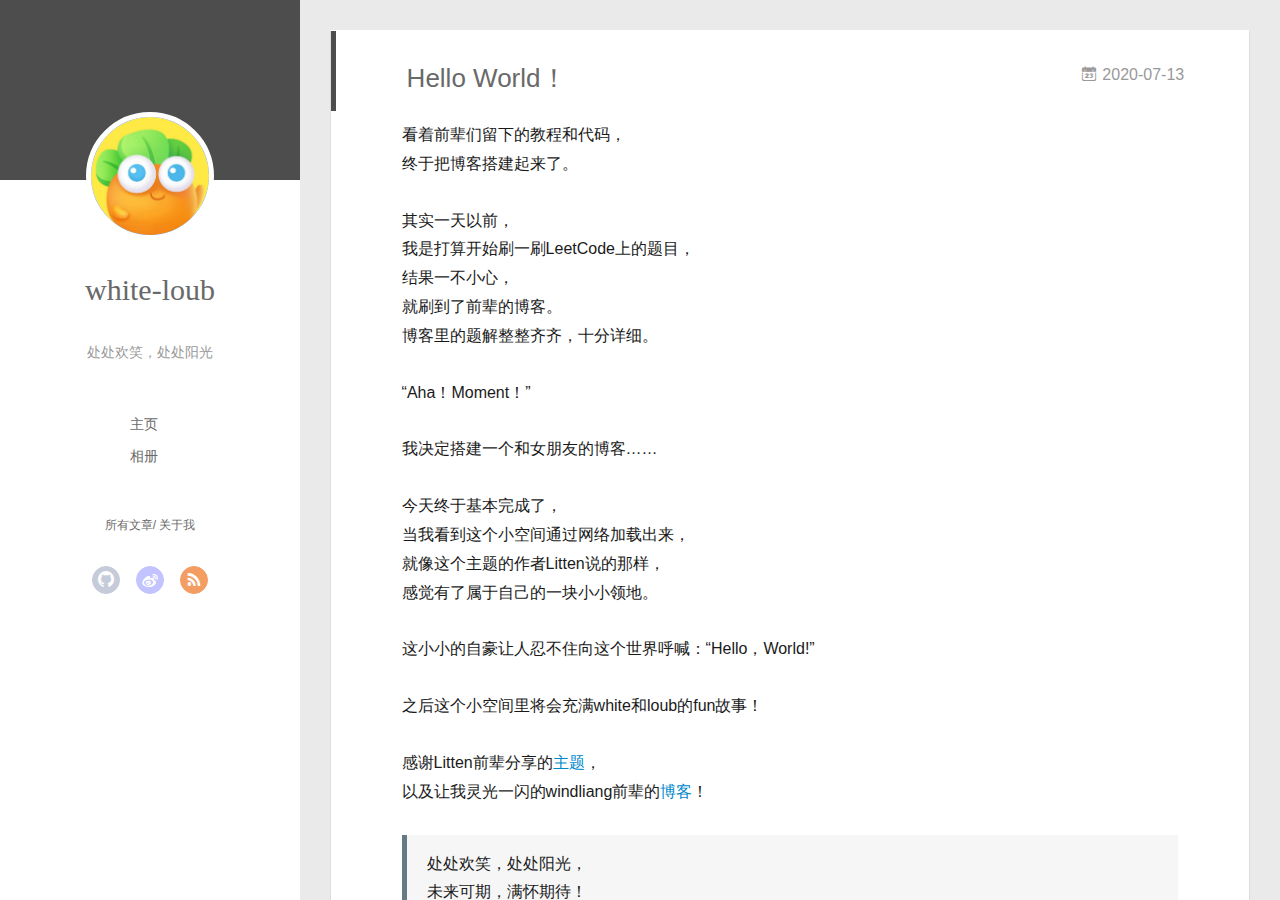
<file: 2020/07/13/Hello World！/index.html>
<!DOCTYPE html>
<html>
<head>
  <meta charset="utf-8">
  
  <meta name="renderer" content="webkit">
  <meta http-equiv="X-UA-Compatible" content="IE=edge" >
  <link rel="dns-prefetch" href="https://white-loub.github.io">
  <title>Hello World！ | white-loub的博客</title>
  <meta name="viewport" content="width=device-width, initial-scale=1, maximum-scale=1">
  <meta name="description" content="看着前辈们留下的教程和代码，终于把博客搭建起来了。 其实一天以前，我是打算开始刷一刷LeetCode上的题目，结果一不小心，就刷到了前辈的博客。博客里的题解整整齐齐，十分详细。 “Aha！Moment！” 我决定搭建一个和女朋友的博客……">
<meta property="og:type" content="article">
<meta property="og:title" content="Hello World！">
<meta property="og:url" content="https://white-loub.github.io/2020/07/13/Hello%20World%EF%BC%81/index.html">
<meta property="og:site_name" content="white-loub的博客">
<meta property="og:description" content="看着前辈们留下的教程和代码，终于把博客搭建起来了。 其实一天以前，我是打算开始刷一刷LeetCode上的题目，结果一不小心，就刷到了前辈的博客。博客里的题解整整齐齐，十分详细。 “Aha！Moment！” 我决定搭建一个和女朋友的博客……">
<meta property="og:locale" content="en_US">
<meta property="article:published_time" content="2020-07-13T14:06:00.000Z">
<meta property="article:modified_time" content="2020-07-13T15:14:56.210Z">
<meta property="article:author" content="white-loub">
<meta property="article:tag" content="记录">
<meta name="twitter:card" content="summary">
  
    <link rel="alternative" href="/atom.xml" title="white-loub的博客" type="application/atom+xml">
  
  
    <link rel="icon" href="/assets/img/favicon.png">
  
  <link rel="stylesheet" type="text/css" href="/./main.0cf68a.css">
  <style type="text/css">
  
    #container.show {
      background: linear-gradient(200deg,#a0cfe4,#e8c37e);
    }
  </style>
  

  
<script>
var _hmt = _hmt || [];
(function() {
	var hm = document.createElement("script");
	hm.src = "https://hm.baidu.com/hm.js?3c4d6f11db073aca02838e9a3420c150";
	var s = document.getElementsByTagName("script")[0]; 
	s.parentNode.insertBefore(hm, s);
})();
</script>


<meta name="generator" content="Hexo 4.2.1"></head>

<body>
  <div id="container" q-class="show:isCtnShow">
    <canvas id="anm-canvas" class="anm-canvas"></canvas>
    <div class="left-col" q-class="show:isShow">
      
<div class="overlay" style="background: #4d4d4d"></div>
<div class="intrude-less">
	<header id="header" class="inner">
		<a href="/" class="profilepic">
			<img src="/assets/img/loub.jpg" class="js-avatar">
		</a>
		<hgroup>
		  <h1 class="header-author"><a href="/">white-loub</a></h1>
		</hgroup>
		
		<p class="header-subtitle">处处欢笑，处处阳光</p>
		

		<nav class="header-menu">
			<ul>
			
				<li><a href="/">主页</a></li>
	        
				<li><a href="/photos">相册</a></li>
	        
			</ul>
		</nav>
		<nav class="header-smart-menu">
    		
    			
    			<a q-on="click: openSlider(e, 'innerArchive')" href="javascript:void(0)">所有文章</a>
    			
            
    			
            
    			
    			<a q-on="click: openSlider(e, 'aboutme')" href="javascript:void(0)">关于我</a>
    			
            
		</nav>
		<nav class="header-nav">
			<div class="social">
				
					<a class="github" target="_blank" href="https://github.com/white-loub" title="github"><i class="icon-github"></i></a>
		        
					<a class="weibo" target="_blank" href="https://weibo.com/u/2168322495" title="weibo"><i class="icon-weibo"></i></a>
		        
					<a class="rss" target="_blank" href="/atom.xml" title="rss"><i class="icon-rss"></i></a>
		        
			</div>
		</nav>
	</header>		
</div>

    </div>
    <div class="mid-col" q-class="show:isShow,hide:isShow|isFalse">
      
<nav id="mobile-nav">
  	<div class="overlay js-overlay" style="background: #4d4d4d"></div>
	<div class="btnctn js-mobile-btnctn">
  		<div class="slider-trigger list" q-on="click: openSlider(e)"><i class="icon icon-sort"></i></div>
	</div>
	<div class="intrude-less">
		<header id="header" class="inner">
			<div class="profilepic">
				<img src="/assets/img/loub.jpg" class="js-avatar">
			</div>
			<hgroup>
			  <h1 class="header-author js-header-author">white-loub</h1>
			</hgroup>
			
			<p class="header-subtitle"><i class="icon icon-quo-left"></i>处处欢笑，处处阳光<i class="icon icon-quo-right"></i></p>
			
			
			
				
			
				
			
			
			
			<nav class="header-nav">
				<div class="social">
					
						<a class="github" target="_blank" href="https://github.com/white-loub" title="github"><i class="icon-github"></i></a>
			        
						<a class="weibo" target="_blank" href="https://weibo.com/u/2168322495" title="weibo"><i class="icon-weibo"></i></a>
			        
						<a class="rss" target="_blank" href="/atom.xml" title="rss"><i class="icon-rss"></i></a>
			        
				</div>
			</nav>

			<nav class="header-menu js-header-menu">
				<ul style="width: 50%">
				
				
					<li style="width: 50%"><a href="/">主页</a></li>
		        
					<li style="width: 50%"><a href="/photos">相册</a></li>
		        
				</ul>
			</nav>
		</header>				
	</div>
	<div class="mobile-mask" style="display:none" q-show="isShow"></div>
</nav>

      <div id="wrapper" class="body-wrap">
        <div class="menu-l">
          <div class="canvas-wrap">
            <canvas data-colors="#eaeaea" data-sectionHeight="100" data-contentId="js-content" id="myCanvas1" class="anm-canvas"></canvas>
          </div>
          <div id="js-content" class="content-ll">
            <article id="post-Hello World！" class="article article-type-post " itemscope itemprop="blogPost">
  <div class="article-inner">
    
      <header class="article-header">
        
  
    <h1 class="article-title" itemprop="name">
      Hello World！
    </h1>
  

        
        <a href="/2020/07/13/Hello%20World%EF%BC%81/" class="archive-article-date">
  	<time datetime="2020-07-13T14:06:00.000Z" itemprop="datePublished"><i class="icon-calendar icon"></i>2020-07-13</time>
</a>
        
      </header>
    
    <div class="article-entry" itemprop="articleBody">
      
        <p>看着前辈们留下的教程和代码，<br>终于把博客搭建起来了。</p>
<p>其实一天以前，<br>我是打算开始刷一刷LeetCode上的题目，<br>结果一不小心，<br>就刷到了前辈的博客。<br>博客里的题解整整齐齐，十分详细。</p>
<p>“Aha！Moment！”</p>
<p>我决定搭建一个和女朋友的博客……</p>
<a id="more"></a>



<p>今天终于基本完成了，<br>当我看到这个小空间通过网络加载出来，<br>就像这个主题的作者Litten说的那样，<br>感觉有了属于自己的一块小小领地。</p>
<p>这小小的自豪让人忍不住向这个世界呼喊：“Hello，World!”</p>
<p>之后这个小空间里将会充满white和loub的fun故事！</p>
<p>感谢Litten前辈分享的<a href="https://github.com/litten/hexo-theme-yilia" target="_blank" rel="noopener">主题</a>，<br>以及让我灵光一闪的windliang前辈的<a href="https://windliang.wang/" target="_blank" rel="noopener">博客</a>！</p>
<blockquote>
<p>处处欢笑，处处阳光，</p>
<p>未来可期，满怀期待！</p>
</blockquote>

      

      
    </div>
    <div class="article-info article-info-index">
      
      
	<div class="article-tag tagcloud">
		<i class="icon-price-tags icon"></i>
		<ul class="article-tag-list">
			 
        		<li class="article-tag-list-item">
        			<a href="javascript:void(0)" class="js-tag article-tag-list-link color3">记录</a>
        		</li>
      		
		</ul>
	</div>

      

      

      
      <div class="clearfix"></div>
    </div>
  </div>
</article>

  

<aside class="wrap-side-operation">
    <div class="mod-side-operation">
        
        <div class="jump-container" id="js-jump-container" style="display:none;">
            <a href="javascript:void(0)" class="mod-side-operation__jump-to-top">
                <i class="icon-font icon-back"></i>
            </a>
            <div id="js-jump-plan-container" class="jump-plan-container" style="top: -11px;">
                <i class="icon-font icon-plane jump-plane"></i>
            </div>
        </div>
        
        
    </div>
</aside>




          </div>
        </div>
      </div>
      <footer id="footer">
  <div class="outer">
    <div id="footer-info">
    	<div class="footer-left">
    		&copy; 2021 white-loub
    	</div>
      	<div class="footer-right">
      		<a href="http://hexo.io/" target="_blank">Hexo</a>  Theme <a href="https://github.com/litten/hexo-theme-yilia" target="_blank">Yilia</a> by Litten
      	</div>
    </div>
  </div>
</footer>
    </div>
    <script>
	var yiliaConfig = {
		mathjax: false,
		isHome: false,
		isPost: true,
		isArchive: false,
		isTag: false,
		isCategory: false,
		open_in_new: false,
		toc_hide_index: true,
		root: "/",
		innerArchive: true,
		showTags: false
	}
</script>

<script>!function(t){function n(e){if(r[e])return r[e].exports;var i=r[e]={exports:{},id:e,loaded:!1};return t[e].call(i.exports,i,i.exports,n),i.loaded=!0,i.exports}var r={};n.m=t,n.c=r,n.p="./",n(0)}([function(t,n,r){r(195),t.exports=r(191)},function(t,n,r){var e=r(3),i=r(52),o=r(27),u=r(28),c=r(53),f="prototype",a=function(t,n,r){var s,l,h,v,p=t&a.F,d=t&a.G,y=t&a.S,g=t&a.P,b=t&a.B,m=d?e:y?e[n]||(e[n]={}):(e[n]||{})[f],x=d?i:i[n]||(i[n]={}),w=x[f]||(x[f]={});d&&(r=n);for(s in r)l=!p&&m&&void 0!==m[s],h=(l?m:r)[s],v=b&&l?c(h,e):g&&"function"==typeof h?c(Function.call,h):h,m&&u(m,s,h,t&a.U),x[s]!=h&&o(x,s,v),g&&w[s]!=h&&(w[s]=h)};e.core=i,a.F=1,a.G=2,a.S=4,a.P=8,a.B=16,a.W=32,a.U=64,a.R=128,t.exports=a},function(t,n,r){var e=r(6);t.exports=function(t){if(!e(t))throw TypeError(t+" is not an object!");return t}},function(t,n){var r=t.exports="undefined"!=typeof window&&window.Math==Math?window:"undefined"!=typeof self&&self.Math==Math?self:Function("return this")();"number"==typeof __g&&(__g=r)},function(t,n){t.exports=function(t){try{return!!t()}catch(t){return!0}}},function(t,n){var r=t.exports="undefined"!=typeof window&&window.Math==Math?window:"undefined"!=typeof self&&self.Math==Math?self:Function("return this")();"number"==typeof __g&&(__g=r)},function(t,n){t.exports=function(t){return"object"==typeof t?null!==t:"function"==typeof t}},function(t,n,r){var e=r(126)("wks"),i=r(76),o=r(3).Symbol,u="function"==typeof o;(t.exports=function(t){return e[t]||(e[t]=u&&o[t]||(u?o:i)("Symbol."+t))}).store=e},function(t,n){var r={}.hasOwnProperty;t.exports=function(t,n){return r.call(t,n)}},function(t,n,r){var e=r(94),i=r(33);t.exports=function(t){return e(i(t))}},function(t,n,r){t.exports=!r(4)(function(){return 7!=Object.defineProperty({},"a",{get:function(){return 7}}).a})},function(t,n,r){var e=r(2),i=r(167),o=r(50),u=Object.defineProperty;n.f=r(10)?Object.defineProperty:function(t,n,r){if(e(t),n=o(n,!0),e(r),i)try{return u(t,n,r)}catch(t){}if("get"in r||"set"in r)throw TypeError("Accessors not supported!");return"value"in r&&(t[n]=r.value),t}},function(t,n,r){t.exports=!r(18)(function(){return 7!=Object.defineProperty({},"a",{get:function(){return 7}}).a})},function(t,n,r){var e=r(14),i=r(22);t.exports=r(12)?function(t,n,r){return e.f(t,n,i(1,r))}:function(t,n,r){return t[n]=r,t}},function(t,n,r){var e=r(20),i=r(58),o=r(42),u=Object.defineProperty;n.f=r(12)?Object.defineProperty:function(t,n,r){if(e(t),n=o(n,!0),e(r),i)try{return u(t,n,r)}catch(t){}if("get"in r||"set"in r)throw TypeError("Accessors not supported!");return"value"in r&&(t[n]=r.value),t}},function(t,n,r){var e=r(40)("wks"),i=r(23),o=r(5).Symbol,u="function"==typeof o;(t.exports=function(t){return e[t]||(e[t]=u&&o[t]||(u?o:i)("Symbol."+t))}).store=e},function(t,n,r){var e=r(67),i=Math.min;t.exports=function(t){return t>0?i(e(t),9007199254740991):0}},function(t,n,r){var e=r(46);t.exports=function(t){return Object(e(t))}},function(t,n){t.exports=function(t){try{return!!t()}catch(t){return!0}}},function(t,n,r){var e=r(63),i=r(34);t.exports=Object.keys||function(t){return e(t,i)}},function(t,n,r){var e=r(21);t.exports=function(t){if(!e(t))throw TypeError(t+" is not an object!");return t}},function(t,n){t.exports=function(t){return"object"==typeof t?null!==t:"function"==typeof t}},function(t,n){t.exports=function(t,n){return{enumerable:!(1&t),configurable:!(2&t),writable:!(4&t),value:n}}},function(t,n){var r=0,e=Math.random();t.exports=function(t){return"Symbol(".concat(void 0===t?"":t,")_",(++r+e).toString(36))}},function(t,n){var r={}.hasOwnProperty;t.exports=function(t,n){return r.call(t,n)}},function(t,n){var r=t.exports={version:"2.4.0"};"number"==typeof __e&&(__e=r)},function(t,n){t.exports=function(t){if("function"!=typeof t)throw TypeError(t+" is not a function!");return t}},function(t,n,r){var e=r(11),i=r(66);t.exports=r(10)?function(t,n,r){return e.f(t,n,i(1,r))}:function(t,n,r){return t[n]=r,t}},function(t,n,r){var e=r(3),i=r(27),o=r(24),u=r(76)("src"),c="toString",f=Function[c],a=(""+f).split(c);r(52).inspectSource=function(t){return f.call(t)},(t.exports=function(t,n,r,c){var f="function"==typeof r;f&&(o(r,"name")||i(r,"name",n)),t[n]!==r&&(f&&(o(r,u)||i(r,u,t[n]?""+t[n]:a.join(String(n)))),t===e?t[n]=r:c?t[n]?t[n]=r:i(t,n,r):(delete t[n],i(t,n,r)))})(Function.prototype,c,function(){return"function"==typeof this&&this[u]||f.call(this)})},function(t,n,r){var e=r(1),i=r(4),o=r(46),u=function(t,n,r,e){var i=String(o(t)),u="<"+n;return""!==r&&(u+=" "+r+'="'+String(e).replace(/"/g,"&quot;")+'"'),u+">"+i+"</"+n+">"};t.exports=function(t,n){var r={};r[t]=n(u),e(e.P+e.F*i(function(){var n=""[t]('"');return n!==n.toLowerCase()||n.split('"').length>3}),"String",r)}},function(t,n,r){var e=r(115),i=r(46);t.exports=function(t){return e(i(t))}},function(t,n,r){var e=r(116),i=r(66),o=r(30),u=r(50),c=r(24),f=r(167),a=Object.getOwnPropertyDescriptor;n.f=r(10)?a:function(t,n){if(t=o(t),n=u(n,!0),f)try{return a(t,n)}catch(t){}if(c(t,n))return i(!e.f.call(t,n),t[n])}},function(t,n,r){var e=r(24),i=r(17),o=r(145)("IE_PROTO"),u=Object.prototype;t.exports=Object.getPrototypeOf||function(t){return t=i(t),e(t,o)?t[o]:"function"==typeof t.constructor&&t instanceof t.constructor?t.constructor.prototype:t instanceof Object?u:null}},function(t,n){t.exports=function(t){if(void 0==t)throw TypeError("Can't call method on  "+t);return t}},function(t,n){t.exports="constructor,hasOwnProperty,isPrototypeOf,propertyIsEnumerable,toLocaleString,toString,valueOf".split(",")},function(t,n){t.exports={}},function(t,n){t.exports=!0},function(t,n){n.f={}.propertyIsEnumerable},function(t,n,r){var e=r(14).f,i=r(8),o=r(15)("toStringTag");t.exports=function(t,n,r){t&&!i(t=r?t:t.prototype,o)&&e(t,o,{configurable:!0,value:n})}},function(t,n,r){var e=r(40)("keys"),i=r(23);t.exports=function(t){return e[t]||(e[t]=i(t))}},function(t,n,r){var e=r(5),i="__core-js_shared__",o=e[i]||(e[i]={});t.exports=function(t){return o[t]||(o[t]={})}},function(t,n){var r=Math.ceil,e=Math.floor;t.exports=function(t){return isNaN(t=+t)?0:(t>0?e:r)(t)}},function(t,n,r){var e=r(21);t.exports=function(t,n){if(!e(t))return t;var r,i;if(n&&"function"==typeof(r=t.toString)&&!e(i=r.call(t)))return i;if("function"==typeof(r=t.valueOf)&&!e(i=r.call(t)))return i;if(!n&&"function"==typeof(r=t.toString)&&!e(i=r.call(t)))return i;throw TypeError("Can't convert object to primitive value")}},function(t,n,r){var e=r(5),i=r(25),o=r(36),u=r(44),c=r(14).f;t.exports=function(t){var n=i.Symbol||(i.Symbol=o?{}:e.Symbol||{});"_"==t.charAt(0)||t in n||c(n,t,{value:u.f(t)})}},function(t,n,r){n.f=r(15)},function(t,n){var r={}.toString;t.exports=function(t){return r.call(t).slice(8,-1)}},function(t,n){t.exports=function(t){if(void 0==t)throw TypeError("Can't call method on  "+t);return t}},function(t,n,r){var e=r(4);t.exports=function(t,n){return!!t&&e(function(){n?t.call(null,function(){},1):t.call(null)})}},function(t,n,r){var e=r(53),i=r(115),o=r(17),u=r(16),c=r(203);t.exports=function(t,n){var r=1==t,f=2==t,a=3==t,s=4==t,l=6==t,h=5==t||l,v=n||c;return function(n,c,p){for(var d,y,g=o(n),b=i(g),m=e(c,p,3),x=u(b.length),w=0,S=r?v(n,x):f?v(n,0):void 0;x>w;w++)if((h||w in b)&&(d=b[w],y=m(d,w,g),t))if(r)S[w]=y;else if(y)switch(t){case 3:return!0;case 5:return d;case 6:return w;case 2:S.push(d)}else if(s)return!1;return l?-1:a||s?s:S}}},function(t,n,r){var e=r(1),i=r(52),o=r(4);t.exports=function(t,n){var r=(i.Object||{})[t]||Object[t],u={};u[t]=n(r),e(e.S+e.F*o(function(){r(1)}),"Object",u)}},function(t,n,r){var e=r(6);t.exports=function(t,n){if(!e(t))return t;var r,i;if(n&&"function"==typeof(r=t.toString)&&!e(i=r.call(t)))return i;if("function"==typeof(r=t.valueOf)&&!e(i=r.call(t)))return i;if(!n&&"function"==typeof(r=t.toString)&&!e(i=r.call(t)))return i;throw TypeError("Can't convert object to primitive value")}},function(t,n,r){var e=r(5),i=r(25),o=r(91),u=r(13),c="prototype",f=function(t,n,r){var a,s,l,h=t&f.F,v=t&f.G,p=t&f.S,d=t&f.P,y=t&f.B,g=t&f.W,b=v?i:i[n]||(i[n]={}),m=b[c],x=v?e:p?e[n]:(e[n]||{})[c];v&&(r=n);for(a in r)(s=!h&&x&&void 0!==x[a])&&a in b||(l=s?x[a]:r[a],b[a]=v&&"function"!=typeof x[a]?r[a]:y&&s?o(l,e):g&&x[a]==l?function(t){var n=function(n,r,e){if(this instanceof t){switch(arguments.length){case 0:return new t;case 1:return new t(n);case 2:return new t(n,r)}return new t(n,r,e)}return t.apply(this,arguments)};return n[c]=t[c],n}(l):d&&"function"==typeof l?o(Function.call,l):l,d&&((b.virtual||(b.virtual={}))[a]=l,t&f.R&&m&&!m[a]&&u(m,a,l)))};f.F=1,f.G=2,f.S=4,f.P=8,f.B=16,f.W=32,f.U=64,f.R=128,t.exports=f},function(t,n){var r=t.exports={version:"2.4.0"};"number"==typeof __e&&(__e=r)},function(t,n,r){var e=r(26);t.exports=function(t,n,r){if(e(t),void 0===n)return t;switch(r){case 1:return function(r){return t.call(n,r)};case 2:return function(r,e){return t.call(n,r,e)};case 3:return function(r,e,i){return t.call(n,r,e,i)}}return function(){return t.apply(n,arguments)}}},function(t,n,r){var e=r(183),i=r(1),o=r(126)("metadata"),u=o.store||(o.store=new(r(186))),c=function(t,n,r){var i=u.get(t);if(!i){if(!r)return;u.set(t,i=new e)}var o=i.get(n);if(!o){if(!r)return;i.set(n,o=new e)}return o},f=function(t,n,r){var e=c(n,r,!1);return void 0!==e&&e.has(t)},a=function(t,n,r){var e=c(n,r,!1);return void 0===e?void 0:e.get(t)},s=function(t,n,r,e){c(r,e,!0).set(t,n)},l=function(t,n){var r=c(t,n,!1),e=[];return r&&r.forEach(function(t,n){e.push(n)}),e},h=function(t){return void 0===t||"symbol"==typeof t?t:String(t)},v=function(t){i(i.S,"Reflect",t)};t.exports={store:u,map:c,has:f,get:a,set:s,keys:l,key:h,exp:v}},function(t,n,r){"use strict";if(r(10)){var e=r(69),i=r(3),o=r(4),u=r(1),c=r(127),f=r(152),a=r(53),s=r(68),l=r(66),h=r(27),v=r(73),p=r(67),d=r(16),y=r(75),g=r(50),b=r(24),m=r(180),x=r(114),w=r(6),S=r(17),_=r(137),O=r(70),E=r(32),P=r(71).f,j=r(154),F=r(76),M=r(7),A=r(48),N=r(117),T=r(146),I=r(155),k=r(80),L=r(123),R=r(74),C=r(130),D=r(160),U=r(11),W=r(31),G=U.f,B=W.f,V=i.RangeError,z=i.TypeError,q=i.Uint8Array,K="ArrayBuffer",J="Shared"+K,Y="BYTES_PER_ELEMENT",H="prototype",$=Array[H],X=f.ArrayBuffer,Q=f.DataView,Z=A(0),tt=A(2),nt=A(3),rt=A(4),et=A(5),it=A(6),ot=N(!0),ut=N(!1),ct=I.values,ft=I.keys,at=I.entries,st=$.lastIndexOf,lt=$.reduce,ht=$.reduceRight,vt=$.join,pt=$.sort,dt=$.slice,yt=$.toString,gt=$.toLocaleString,bt=M("iterator"),mt=M("toStringTag"),xt=F("typed_constructor"),wt=F("def_constructor"),St=c.CONSTR,_t=c.TYPED,Ot=c.VIEW,Et="Wrong length!",Pt=A(1,function(t,n){return Tt(T(t,t[wt]),n)}),jt=o(function(){return 1===new q(new Uint16Array([1]).buffer)[0]}),Ft=!!q&&!!q[H].set&&o(function(){new q(1).set({})}),Mt=function(t,n){if(void 0===t)throw z(Et);var r=+t,e=d(t);if(n&&!m(r,e))throw V(Et);return e},At=function(t,n){var r=p(t);if(r<0||r%n)throw V("Wrong offset!");return r},Nt=function(t){if(w(t)&&_t in t)return t;throw z(t+" is not a typed array!")},Tt=function(t,n){if(!(w(t)&&xt in t))throw z("It is not a typed array constructor!");return new t(n)},It=function(t,n){return kt(T(t,t[wt]),n)},kt=function(t,n){for(var r=0,e=n.length,i=Tt(t,e);e>r;)i[r]=n[r++];return i},Lt=function(t,n,r){G(t,n,{get:function(){return this._d[r]}})},Rt=function(t){var n,r,e,i,o,u,c=S(t),f=arguments.length,s=f>1?arguments[1]:void 0,l=void 0!==s,h=j(c);if(void 0!=h&&!_(h)){for(u=h.call(c),e=[],n=0;!(o=u.next()).done;n++)e.push(o.value);c=e}for(l&&f>2&&(s=a(s,arguments[2],2)),n=0,r=d(c.length),i=Tt(this,r);r>n;n++)i[n]=l?s(c[n],n):c[n];return i},Ct=function(){for(var t=0,n=arguments.length,r=Tt(this,n);n>t;)r[t]=arguments[t++];return r},Dt=!!q&&o(function(){gt.call(new q(1))}),Ut=function(){return gt.apply(Dt?dt.call(Nt(this)):Nt(this),arguments)},Wt={copyWithin:function(t,n){return D.call(Nt(this),t,n,arguments.length>2?arguments[2]:void 0)},every:function(t){return rt(Nt(this),t,arguments.length>1?arguments[1]:void 0)},fill:function(t){return C.apply(Nt(this),arguments)},filter:function(t){return It(this,tt(Nt(this),t,arguments.length>1?arguments[1]:void 0))},find:function(t){return et(Nt(this),t,arguments.length>1?arguments[1]:void 0)},findIndex:function(t){return it(Nt(this),t,arguments.length>1?arguments[1]:void 0)},forEach:function(t){Z(Nt(this),t,arguments.length>1?arguments[1]:void 0)},indexOf:function(t){return ut(Nt(this),t,arguments.length>1?arguments[1]:void 0)},includes:function(t){return ot(Nt(this),t,arguments.length>1?arguments[1]:void 0)},join:function(t){return vt.apply(Nt(this),arguments)},lastIndexOf:function(t){return st.apply(Nt(this),arguments)},map:function(t){return Pt(Nt(this),t,arguments.length>1?arguments[1]:void 0)},reduce:function(t){return lt.apply(Nt(this),arguments)},reduceRight:function(t){return ht.apply(Nt(this),arguments)},reverse:function(){for(var t,n=this,r=Nt(n).length,e=Math.floor(r/2),i=0;i<e;)t=n[i],n[i++]=n[--r],n[r]=t;return n},some:function(t){return nt(Nt(this),t,arguments.length>1?arguments[1]:void 0)},sort:function(t){return pt.call(Nt(this),t)},subarray:function(t,n){var r=Nt(this),e=r.length,i=y(t,e);return new(T(r,r[wt]))(r.buffer,r.byteOffset+i*r.BYTES_PER_ELEMENT,d((void 0===n?e:y(n,e))-i))}},Gt=function(t,n){return It(this,dt.call(Nt(this),t,n))},Bt=function(t){Nt(this);var n=At(arguments[1],1),r=this.length,e=S(t),i=d(e.length),o=0;if(i+n>r)throw V(Et);for(;o<i;)this[n+o]=e[o++]},Vt={entries:function(){return at.call(Nt(this))},keys:function(){return ft.call(Nt(this))},values:function(){return ct.call(Nt(this))}},zt=function(t,n){return w(t)&&t[_t]&&"symbol"!=typeof n&&n in t&&String(+n)==String(n)},qt=function(t,n){return zt(t,n=g(n,!0))?l(2,t[n]):B(t,n)},Kt=function(t,n,r){return!(zt(t,n=g(n,!0))&&w(r)&&b(r,"value"))||b(r,"get")||b(r,"set")||r.configurable||b(r,"writable")&&!r.writable||b(r,"enumerable")&&!r.enumerable?G(t,n,r):(t[n]=r.value,t)};St||(W.f=qt,U.f=Kt),u(u.S+u.F*!St,"Object",{getOwnPropertyDescriptor:qt,defineProperty:Kt}),o(function(){yt.call({})})&&(yt=gt=function(){return vt.call(this)});var Jt=v({},Wt);v(Jt,Vt),h(Jt,bt,Vt.values),v(Jt,{slice:Gt,set:Bt,constructor:function(){},toString:yt,toLocaleString:Ut}),Lt(Jt,"buffer","b"),Lt(Jt,"byteOffset","o"),Lt(Jt,"byteLength","l"),Lt(Jt,"length","e"),G(Jt,mt,{get:function(){return this[_t]}}),t.exports=function(t,n,r,f){f=!!f;var a=t+(f?"Clamped":"")+"Array",l="Uint8Array"!=a,v="get"+t,p="set"+t,y=i[a],g=y||{},b=y&&E(y),m=!y||!c.ABV,S={},_=y&&y[H],j=function(t,r){var e=t._d;return e.v[v](r*n+e.o,jt)},F=function(t,r,e){var i=t._d;f&&(e=(e=Math.round(e))<0?0:e>255?255:255&e),i.v[p](r*n+i.o,e,jt)},M=function(t,n){G(t,n,{get:function(){return j(this,n)},set:function(t){return F(this,n,t)},enumerable:!0})};m?(y=r(function(t,r,e,i){s(t,y,a,"_d");var o,u,c,f,l=0,v=0;if(w(r)){if(!(r instanceof X||(f=x(r))==K||f==J))return _t in r?kt(y,r):Rt.call(y,r);o=r,v=At(e,n);var p=r.byteLength;if(void 0===i){if(p%n)throw V(Et);if((u=p-v)<0)throw V(Et)}else if((u=d(i)*n)+v>p)throw V(Et);c=u/n}else c=Mt(r,!0),u=c*n,o=new X(u);for(h(t,"_d",{b:o,o:v,l:u,e:c,v:new Q(o)});l<c;)M(t,l++)}),_=y[H]=O(Jt),h(_,"constructor",y)):L(function(t){new y(null),new y(t)},!0)||(y=r(function(t,r,e,i){s(t,y,a);var o;return w(r)?r instanceof X||(o=x(r))==K||o==J?void 0!==i?new g(r,At(e,n),i):void 0!==e?new g(r,At(e,n)):new g(r):_t in r?kt(y,r):Rt.call(y,r):new g(Mt(r,l))}),Z(b!==Function.prototype?P(g).concat(P(b)):P(g),function(t){t in y||h(y,t,g[t])}),y[H]=_,e||(_.constructor=y));var A=_[bt],N=!!A&&("values"==A.name||void 0==A.name),T=Vt.values;h(y,xt,!0),h(_,_t,a),h(_,Ot,!0),h(_,wt,y),(f?new y(1)[mt]==a:mt in _)||G(_,mt,{get:function(){return a}}),S[a]=y,u(u.G+u.W+u.F*(y!=g),S),u(u.S,a,{BYTES_PER_ELEMENT:n,from:Rt,of:Ct}),Y in _||h(_,Y,n),u(u.P,a,Wt),R(a),u(u.P+u.F*Ft,a,{set:Bt}),u(u.P+u.F*!N,a,Vt),u(u.P+u.F*(_.toString!=yt),a,{toString:yt}),u(u.P+u.F*o(function(){new y(1).slice()}),a,{slice:Gt}),u(u.P+u.F*(o(function(){return[1,2].toLocaleString()!=new y([1,2]).toLocaleString()})||!o(function(){_.toLocaleString.call([1,2])})),a,{toLocaleString:Ut}),k[a]=N?A:T,e||N||h(_,bt,T)}}else t.exports=function(){}},function(t,n){var r={}.toString;t.exports=function(t){return r.call(t).slice(8,-1)}},function(t,n,r){var e=r(21),i=r(5).document,o=e(i)&&e(i.createElement);t.exports=function(t){return o?i.createElement(t):{}}},function(t,n,r){t.exports=!r(12)&&!r(18)(function(){return 7!=Object.defineProperty(r(57)("div"),"a",{get:function(){return 7}}).a})},function(t,n,r){"use strict";var e=r(36),i=r(51),o=r(64),u=r(13),c=r(8),f=r(35),a=r(96),s=r(38),l=r(103),h=r(15)("iterator"),v=!([].keys&&"next"in[].keys()),p="keys",d="values",y=function(){return this};t.exports=function(t,n,r,g,b,m,x){a(r,n,g);var w,S,_,O=function(t){if(!v&&t in F)return F[t];switch(t){case p:case d:return function(){return new r(this,t)}}return function(){return new r(this,t)}},E=n+" Iterator",P=b==d,j=!1,F=t.prototype,M=F[h]||F["@@iterator"]||b&&F[b],A=M||O(b),N=b?P?O("entries"):A:void 0,T="Array"==n?F.entries||M:M;if(T&&(_=l(T.call(new t)))!==Object.prototype&&(s(_,E,!0),e||c(_,h)||u(_,h,y)),P&&M&&M.name!==d&&(j=!0,A=function(){return M.call(this)}),e&&!x||!v&&!j&&F[h]||u(F,h,A),f[n]=A,f[E]=y,b)if(w={values:P?A:O(d),keys:m?A:O(p),entries:N},x)for(S in w)S in F||o(F,S,w[S]);else i(i.P+i.F*(v||j),n,w);return w}},function(t,n,r){var e=r(20),i=r(100),o=r(34),u=r(39)("IE_PROTO"),c=function(){},f="prototype",a=function(){var t,n=r(57)("iframe"),e=o.length;for(n.style.display="none",r(93).appendChild(n),n.src="javascript:",t=n.contentWindow.document,t.open(),t.write("<script>document.F=Object<\/script>"),t.close(),a=t.F;e--;)delete a[f][o[e]];return a()};t.exports=Object.create||function(t,n){var r;return null!==t?(c[f]=e(t),r=new c,c[f]=null,r[u]=t):r=a(),void 0===n?r:i(r,n)}},function(t,n,r){var e=r(63),i=r(34).concat("length","prototype");n.f=Object.getOwnPropertyNames||function(t){return e(t,i)}},function(t,n){n.f=Object.getOwnPropertySymbols},function(t,n,r){var e=r(8),i=r(9),o=r(90)(!1),u=r(39)("IE_PROTO");t.exports=function(t,n){var r,c=i(t),f=0,a=[];for(r in c)r!=u&&e(c,r)&&a.push(r);for(;n.length>f;)e(c,r=n[f++])&&(~o(a,r)||a.push(r));return a}},function(t,n,r){t.exports=r(13)},function(t,n,r){var e=r(76)("meta"),i=r(6),o=r(24),u=r(11).f,c=0,f=Object.isExtensible||function(){return!0},a=!r(4)(function(){return f(Object.preventExtensions({}))}),s=function(t){u(t,e,{value:{i:"O"+ ++c,w:{}}})},l=function(t,n){if(!i(t))return"symbol"==typeof t?t:("string"==typeof t?"S":"P")+t;if(!o(t,e)){if(!f(t))return"F";if(!n)return"E";s(t)}return t[e].i},h=function(t,n){if(!o(t,e)){if(!f(t))return!0;if(!n)return!1;s(t)}return t[e].w},v=function(t){return a&&p.NEED&&f(t)&&!o(t,e)&&s(t),t},p=t.exports={KEY:e,NEED:!1,fastKey:l,getWeak:h,onFreeze:v}},function(t,n){t.exports=function(t,n){return{enumerable:!(1&t),configurable:!(2&t),writable:!(4&t),value:n}}},function(t,n){var r=Math.ceil,e=Math.floor;t.exports=function(t){return isNaN(t=+t)?0:(t>0?e:r)(t)}},function(t,n){t.exports=function(t,n,r,e){if(!(t instanceof n)||void 0!==e&&e in t)throw TypeError(r+": incorrect invocation!");return t}},function(t,n){t.exports=!1},function(t,n,r){var e=r(2),i=r(173),o=r(133),u=r(145)("IE_PROTO"),c=function(){},f="prototype",a=function(){var t,n=r(132)("iframe"),e=o.length;for(n.style.display="none",r(135).appendChild(n),n.src="javascript:",t=n.contentWindow.document,t.open(),t.write("<script>document.F=Object<\/script>"),t.close(),a=t.F;e--;)delete a[f][o[e]];return a()};t.exports=Object.create||function(t,n){var r;return null!==t?(c[f]=e(t),r=new c,c[f]=null,r[u]=t):r=a(),void 0===n?r:i(r,n)}},function(t,n,r){var e=r(175),i=r(133).concat("length","prototype");n.f=Object.getOwnPropertyNames||function(t){return e(t,i)}},function(t,n,r){var e=r(175),i=r(133);t.exports=Object.keys||function(t){return e(t,i)}},function(t,n,r){var e=r(28);t.exports=function(t,n,r){for(var i in n)e(t,i,n[i],r);return t}},function(t,n,r){"use strict";var e=r(3),i=r(11),o=r(10),u=r(7)("species");t.exports=function(t){var n=e[t];o&&n&&!n[u]&&i.f(n,u,{configurable:!0,get:function(){return this}})}},function(t,n,r){var e=r(67),i=Math.max,o=Math.min;t.exports=function(t,n){return t=e(t),t<0?i(t+n,0):o(t,n)}},function(t,n){var r=0,e=Math.random();t.exports=function(t){return"Symbol(".concat(void 0===t?"":t,")_",(++r+e).toString(36))}},function(t,n,r){var e=r(33);t.exports=function(t){return Object(e(t))}},function(t,n,r){var e=r(7)("unscopables"),i=Array.prototype;void 0==i[e]&&r(27)(i,e,{}),t.exports=function(t){i[e][t]=!0}},function(t,n,r){var e=r(53),i=r(169),o=r(137),u=r(2),c=r(16),f=r(154),a={},s={},n=t.exports=function(t,n,r,l,h){var v,p,d,y,g=h?function(){return t}:f(t),b=e(r,l,n?2:1),m=0;if("function"!=typeof g)throw TypeError(t+" is not iterable!");if(o(g)){for(v=c(t.length);v>m;m++)if((y=n?b(u(p=t[m])[0],p[1]):b(t[m]))===a||y===s)return y}else for(d=g.call(t);!(p=d.next()).done;)if((y=i(d,b,p.value,n))===a||y===s)return y};n.BREAK=a,n.RETURN=s},function(t,n){t.exports={}},function(t,n,r){var e=r(11).f,i=r(24),o=r(7)("toStringTag");t.exports=function(t,n,r){t&&!i(t=r?t:t.prototype,o)&&e(t,o,{configurable:!0,value:n})}},function(t,n,r){var e=r(1),i=r(46),o=r(4),u=r(150),c="["+u+"]",f="​",a=RegExp("^"+c+c+"*"),s=RegExp(c+c+"*$"),l=function(t,n,r){var i={},c=o(function(){return!!u[t]()||f[t]()!=f}),a=i[t]=c?n(h):u[t];r&&(i[r]=a),e(e.P+e.F*c,"String",i)},h=l.trim=function(t,n){return t=String(i(t)),1&n&&(t=t.replace(a,"")),2&n&&(t=t.replace(s,"")),t};t.exports=l},function(t,n,r){t.exports={default:r(86),__esModule:!0}},function(t,n,r){t.exports={default:r(87),__esModule:!0}},function(t,n,r){"use strict";function e(t){return t&&t.__esModule?t:{default:t}}n.__esModule=!0;var i=r(84),o=e(i),u=r(83),c=e(u),f="function"==typeof c.default&&"symbol"==typeof o.default?function(t){return typeof t}:function(t){return t&&"function"==typeof c.default&&t.constructor===c.default&&t!==c.default.prototype?"symbol":typeof t};n.default="function"==typeof c.default&&"symbol"===f(o.default)?function(t){return void 0===t?"undefined":f(t)}:function(t){return t&&"function"==typeof c.default&&t.constructor===c.default&&t!==c.default.prototype?"symbol":void 0===t?"undefined":f(t)}},function(t,n,r){r(110),r(108),r(111),r(112),t.exports=r(25).Symbol},function(t,n,r){r(109),r(113),t.exports=r(44).f("iterator")},function(t,n){t.exports=function(t){if("function"!=typeof t)throw TypeError(t+" is not a function!");return t}},function(t,n){t.exports=function(){}},function(t,n,r){var e=r(9),i=r(106),o=r(105);t.exports=function(t){return function(n,r,u){var c,f=e(n),a=i(f.length),s=o(u,a);if(t&&r!=r){for(;a>s;)if((c=f[s++])!=c)return!0}else for(;a>s;s++)if((t||s in f)&&f[s]===r)return t||s||0;return!t&&-1}}},function(t,n,r){var e=r(88);t.exports=function(t,n,r){if(e(t),void 0===n)return t;switch(r){case 1:return function(r){return t.call(n,r)};case 2:return function(r,e){return t.call(n,r,e)};case 3:return function(r,e,i){return t.call(n,r,e,i)}}return function(){return t.apply(n,arguments)}}},function(t,n,r){var e=r(19),i=r(62),o=r(37);t.exports=function(t){var n=e(t),r=i.f;if(r)for(var u,c=r(t),f=o.f,a=0;c.length>a;)f.call(t,u=c[a++])&&n.push(u);return n}},function(t,n,r){t.exports=r(5).document&&document.documentElement},function(t,n,r){var e=r(56);t.exports=Object("z").propertyIsEnumerable(0)?Object:function(t){return"String"==e(t)?t.split(""):Object(t)}},function(t,n,r){var e=r(56);t.exports=Array.isArray||function(t){return"Array"==e(t)}},function(t,n,r){"use strict";var e=r(60),i=r(22),o=r(38),u={};r(13)(u,r(15)("iterator"),function(){return this}),t.exports=function(t,n,r){t.prototype=e(u,{next:i(1,r)}),o(t,n+" Iterator")}},function(t,n){t.exports=function(t,n){return{value:n,done:!!t}}},function(t,n,r){var e=r(19),i=r(9);t.exports=function(t,n){for(var r,o=i(t),u=e(o),c=u.length,f=0;c>f;)if(o[r=u[f++]]===n)return r}},function(t,n,r){var e=r(23)("meta"),i=r(21),o=r(8),u=r(14).f,c=0,f=Object.isExtensible||function(){return!0},a=!r(18)(function(){return f(Object.preventExtensions({}))}),s=function(t){u(t,e,{value:{i:"O"+ ++c,w:{}}})},l=function(t,n){if(!i(t))return"symbol"==typeof t?t:("string"==typeof t?"S":"P")+t;if(!o(t,e)){if(!f(t))return"F";if(!n)return"E";s(t)}return t[e].i},h=function(t,n){if(!o(t,e)){if(!f(t))return!0;if(!n)return!1;s(t)}return t[e].w},v=function(t){return a&&p.NEED&&f(t)&&!o(t,e)&&s(t),t},p=t.exports={KEY:e,NEED:!1,fastKey:l,getWeak:h,onFreeze:v}},function(t,n,r){var e=r(14),i=r(20),o=r(19);t.exports=r(12)?Object.defineProperties:function(t,n){i(t);for(var r,u=o(n),c=u.length,f=0;c>f;)e.f(t,r=u[f++],n[r]);return t}},function(t,n,r){var e=r(37),i=r(22),o=r(9),u=r(42),c=r(8),f=r(58),a=Object.getOwnPropertyDescriptor;n.f=r(12)?a:function(t,n){if(t=o(t),n=u(n,!0),f)try{return a(t,n)}catch(t){}if(c(t,n))return i(!e.f.call(t,n),t[n])}},function(t,n,r){var e=r(9),i=r(61).f,o={}.toString,u="object"==typeof window&&window&&Object.getOwnPropertyNames?Object.getOwnPropertyNames(window):[],c=function(t){try{return i(t)}catch(t){return u.slice()}};t.exports.f=function(t){return u&&"[object Window]"==o.call(t)?c(t):i(e(t))}},function(t,n,r){var e=r(8),i=r(77),o=r(39)("IE_PROTO"),u=Object.prototype;t.exports=Object.getPrototypeOf||function(t){return t=i(t),e(t,o)?t[o]:"function"==typeof t.constructor&&t instanceof t.constructor?t.constructor.prototype:t instanceof Object?u:null}},function(t,n,r){var e=r(41),i=r(33);t.exports=function(t){return function(n,r){var o,u,c=String(i(n)),f=e(r),a=c.length;return f<0||f>=a?t?"":void 0:(o=c.charCodeAt(f),o<55296||o>56319||f+1===a||(u=c.charCodeAt(f+1))<56320||u>57343?t?c.charAt(f):o:t?c.slice(f,f+2):u-56320+(o-55296<<10)+65536)}}},function(t,n,r){var e=r(41),i=Math.max,o=Math.min;t.exports=function(t,n){return t=e(t),t<0?i(t+n,0):o(t,n)}},function(t,n,r){var e=r(41),i=Math.min;t.exports=function(t){return t>0?i(e(t),9007199254740991):0}},function(t,n,r){"use strict";var e=r(89),i=r(97),o=r(35),u=r(9);t.exports=r(59)(Array,"Array",function(t,n){this._t=u(t),this._i=0,this._k=n},function(){var t=this._t,n=this._k,r=this._i++;return!t||r>=t.length?(this._t=void 0,i(1)):"keys"==n?i(0,r):"values"==n?i(0,t[r]):i(0,[r,t[r]])},"values"),o.Arguments=o.Array,e("keys"),e("values"),e("entries")},function(t,n){},function(t,n,r){"use strict";var e=r(104)(!0);r(59)(String,"String",function(t){this._t=String(t),this._i=0},function(){var t,n=this._t,r=this._i;return r>=n.length?{value:void 0,done:!0}:(t=e(n,r),this._i+=t.length,{value:t,done:!1})})},function(t,n,r){"use strict";var e=r(5),i=r(8),o=r(12),u=r(51),c=r(64),f=r(99).KEY,a=r(18),s=r(40),l=r(38),h=r(23),v=r(15),p=r(44),d=r(43),y=r(98),g=r(92),b=r(95),m=r(20),x=r(9),w=r(42),S=r(22),_=r(60),O=r(102),E=r(101),P=r(14),j=r(19),F=E.f,M=P.f,A=O.f,N=e.Symbol,T=e.JSON,I=T&&T.stringify,k="prototype",L=v("_hidden"),R=v("toPrimitive"),C={}.propertyIsEnumerable,D=s("symbol-registry"),U=s("symbols"),W=s("op-symbols"),G=Object[k],B="function"==typeof N,V=e.QObject,z=!V||!V[k]||!V[k].findChild,q=o&&a(function(){return 7!=_(M({},"a",{get:function(){return M(this,"a",{value:7}).a}})).a})?function(t,n,r){var e=F(G,n);e&&delete G[n],M(t,n,r),e&&t!==G&&M(G,n,e)}:M,K=function(t){var n=U[t]=_(N[k]);return n._k=t,n},J=B&&"symbol"==typeof N.iterator?function(t){return"symbol"==typeof t}:function(t){return t instanceof N},Y=function(t,n,r){return t===G&&Y(W,n,r),m(t),n=w(n,!0),m(r),i(U,n)?(r.enumerable?(i(t,L)&&t[L][n]&&(t[L][n]=!1),r=_(r,{enumerable:S(0,!1)})):(i(t,L)||M(t,L,S(1,{})),t[L][n]=!0),q(t,n,r)):M(t,n,r)},H=function(t,n){m(t);for(var r,e=g(n=x(n)),i=0,o=e.length;o>i;)Y(t,r=e[i++],n[r]);return t},$=function(t,n){return void 0===n?_(t):H(_(t),n)},X=function(t){var n=C.call(this,t=w(t,!0));return!(this===G&&i(U,t)&&!i(W,t))&&(!(n||!i(this,t)||!i(U,t)||i(this,L)&&this[L][t])||n)},Q=function(t,n){if(t=x(t),n=w(n,!0),t!==G||!i(U,n)||i(W,n)){var r=F(t,n);return!r||!i(U,n)||i(t,L)&&t[L][n]||(r.enumerable=!0),r}},Z=function(t){for(var n,r=A(x(t)),e=[],o=0;r.length>o;)i(U,n=r[o++])||n==L||n==f||e.push(n);return e},tt=function(t){for(var n,r=t===G,e=A(r?W:x(t)),o=[],u=0;e.length>u;)!i(U,n=e[u++])||r&&!i(G,n)||o.push(U[n]);return o};B||(N=function(){if(this instanceof N)throw TypeError("Symbol is not a constructor!");var t=h(arguments.length>0?arguments[0]:void 0),n=function(r){this===G&&n.call(W,r),i(this,L)&&i(this[L],t)&&(this[L][t]=!1),q(this,t,S(1,r))};return o&&z&&q(G,t,{configurable:!0,set:n}),K(t)},c(N[k],"toString",function(){return this._k}),E.f=Q,P.f=Y,r(61).f=O.f=Z,r(37).f=X,r(62).f=tt,o&&!r(36)&&c(G,"propertyIsEnumerable",X,!0),p.f=function(t){return K(v(t))}),u(u.G+u.W+u.F*!B,{Symbol:N});for(var nt="hasInstance,isConcatSpreadable,iterator,match,replace,search,species,split,toPrimitive,toStringTag,unscopables".split(","),rt=0;nt.length>rt;)v(nt[rt++]);for(var nt=j(v.store),rt=0;nt.length>rt;)d(nt[rt++]);u(u.S+u.F*!B,"Symbol",{for:function(t){return i(D,t+="")?D[t]:D[t]=N(t)},keyFor:function(t){if(J(t))return y(D,t);throw TypeError(t+" is not a symbol!")},useSetter:function(){z=!0},useSimple:function(){z=!1}}),u(u.S+u.F*!B,"Object",{create:$,defineProperty:Y,defineProperties:H,getOwnPropertyDescriptor:Q,getOwnPropertyNames:Z,getOwnPropertySymbols:tt}),T&&u(u.S+u.F*(!B||a(function(){var t=N();return"[null]"!=I([t])||"{}"!=I({a:t})||"{}"!=I(Object(t))})),"JSON",{stringify:function(t){if(void 0!==t&&!J(t)){for(var n,r,e=[t],i=1;arguments.length>i;)e.push(arguments[i++]);return n=e[1],"function"==typeof n&&(r=n),!r&&b(n)||(n=function(t,n){if(r&&(n=r.call(this,t,n)),!J(n))return n}),e[1]=n,I.apply(T,e)}}}),N[k][R]||r(13)(N[k],R,N[k].valueOf),l(N,"Symbol"),l(Math,"Math",!0),l(e.JSON,"JSON",!0)},function(t,n,r){r(43)("asyncIterator")},function(t,n,r){r(43)("observable")},function(t,n,r){r(107);for(var e=r(5),i=r(13),o=r(35),u=r(15)("toStringTag"),c=["NodeList","DOMTokenList","MediaList","StyleSheetList","CSSRuleList"],f=0;f<5;f++){var a=c[f],s=e[a],l=s&&s.prototype;l&&!l[u]&&i(l,u,a),o[a]=o.Array}},function(t,n,r){var e=r(45),i=r(7)("toStringTag"),o="Arguments"==e(function(){return arguments}()),u=function(t,n){try{return t[n]}catch(t){}};t.exports=function(t){var n,r,c;return void 0===t?"Undefined":null===t?"Null":"string"==typeof(r=u(n=Object(t),i))?r:o?e(n):"Object"==(c=e(n))&&"function"==typeof n.callee?"Arguments":c}},function(t,n,r){var e=r(45);t.exports=Object("z").propertyIsEnumerable(0)?Object:function(t){return"String"==e(t)?t.split(""):Object(t)}},function(t,n){n.f={}.propertyIsEnumerable},function(t,n,r){var e=r(30),i=r(16),o=r(75);t.exports=function(t){return function(n,r,u){var c,f=e(n),a=i(f.length),s=o(u,a);if(t&&r!=r){for(;a>s;)if((c=f[s++])!=c)return!0}else for(;a>s;s++)if((t||s in f)&&f[s]===r)return t||s||0;return!t&&-1}}},function(t,n,r){"use strict";var e=r(3),i=r(1),o=r(28),u=r(73),c=r(65),f=r(79),a=r(68),s=r(6),l=r(4),h=r(123),v=r(81),p=r(136);t.exports=function(t,n,r,d,y,g){var b=e[t],m=b,x=y?"set":"add",w=m&&m.prototype,S={},_=function(t){var n=w[t];o(w,t,"delete"==t?function(t){return!(g&&!s(t))&&n.call(this,0===t?0:t)}:"has"==t?function(t){return!(g&&!s(t))&&n.call(this,0===t?0:t)}:"get"==t?function(t){return g&&!s(t)?void 0:n.call(this,0===t?0:t)}:"add"==t?function(t){return n.call(this,0===t?0:t),this}:function(t,r){return n.call(this,0===t?0:t,r),this})};if("function"==typeof m&&(g||w.forEach&&!l(function(){(new m).entries().next()}))){var O=new m,E=O[x](g?{}:-0,1)!=O,P=l(function(){O.has(1)}),j=h(function(t){new m(t)}),F=!g&&l(function(){for(var t=new m,n=5;n--;)t[x](n,n);return!t.has(-0)});j||(m=n(function(n,r){a(n,m,t);var e=p(new b,n,m);return void 0!=r&&f(r,y,e[x],e),e}),m.prototype=w,w.constructor=m),(P||F)&&(_("delete"),_("has"),y&&_("get")),(F||E)&&_(x),g&&w.clear&&delete w.clear}else m=d.getConstructor(n,t,y,x),u(m.prototype,r),c.NEED=!0;return v(m,t),S[t]=m,i(i.G+i.W+i.F*(m!=b),S),g||d.setStrong(m,t,y),m}},function(t,n,r){"use strict";var e=r(27),i=r(28),o=r(4),u=r(46),c=r(7);t.exports=function(t,n,r){var f=c(t),a=r(u,f,""[t]),s=a[0],l=a[1];o(function(){var n={};return n[f]=function(){return 7},7!=""[t](n)})&&(i(String.prototype,t,s),e(RegExp.prototype,f,2==n?function(t,n){return l.call(t,this,n)}:function(t){return l.call(t,this)}))}
},function(t,n,r){"use strict";var e=r(2);t.exports=function(){var t=e(this),n="";return t.global&&(n+="g"),t.ignoreCase&&(n+="i"),t.multiline&&(n+="m"),t.unicode&&(n+="u"),t.sticky&&(n+="y"),n}},function(t,n){t.exports=function(t,n,r){var e=void 0===r;switch(n.length){case 0:return e?t():t.call(r);case 1:return e?t(n[0]):t.call(r,n[0]);case 2:return e?t(n[0],n[1]):t.call(r,n[0],n[1]);case 3:return e?t(n[0],n[1],n[2]):t.call(r,n[0],n[1],n[2]);case 4:return e?t(n[0],n[1],n[2],n[3]):t.call(r,n[0],n[1],n[2],n[3])}return t.apply(r,n)}},function(t,n,r){var e=r(6),i=r(45),o=r(7)("match");t.exports=function(t){var n;return e(t)&&(void 0!==(n=t[o])?!!n:"RegExp"==i(t))}},function(t,n,r){var e=r(7)("iterator"),i=!1;try{var o=[7][e]();o.return=function(){i=!0},Array.from(o,function(){throw 2})}catch(t){}t.exports=function(t,n){if(!n&&!i)return!1;var r=!1;try{var o=[7],u=o[e]();u.next=function(){return{done:r=!0}},o[e]=function(){return u},t(o)}catch(t){}return r}},function(t,n,r){t.exports=r(69)||!r(4)(function(){var t=Math.random();__defineSetter__.call(null,t,function(){}),delete r(3)[t]})},function(t,n){n.f=Object.getOwnPropertySymbols},function(t,n,r){var e=r(3),i="__core-js_shared__",o=e[i]||(e[i]={});t.exports=function(t){return o[t]||(o[t]={})}},function(t,n,r){for(var e,i=r(3),o=r(27),u=r(76),c=u("typed_array"),f=u("view"),a=!(!i.ArrayBuffer||!i.DataView),s=a,l=0,h="Int8Array,Uint8Array,Uint8ClampedArray,Int16Array,Uint16Array,Int32Array,Uint32Array,Float32Array,Float64Array".split(",");l<9;)(e=i[h[l++]])?(o(e.prototype,c,!0),o(e.prototype,f,!0)):s=!1;t.exports={ABV:a,CONSTR:s,TYPED:c,VIEW:f}},function(t,n){"use strict";var r={versions:function(){var t=window.navigator.userAgent;return{trident:t.indexOf("Trident")>-1,presto:t.indexOf("Presto")>-1,webKit:t.indexOf("AppleWebKit")>-1,gecko:t.indexOf("Gecko")>-1&&-1==t.indexOf("KHTML"),mobile:!!t.match(/AppleWebKit.*Mobile.*/),ios:!!t.match(/\(i[^;]+;( U;)? CPU.+Mac OS X/),android:t.indexOf("Android")>-1||t.indexOf("Linux")>-1,iPhone:t.indexOf("iPhone")>-1||t.indexOf("Mac")>-1,iPad:t.indexOf("iPad")>-1,webApp:-1==t.indexOf("Safari"),weixin:-1==t.indexOf("MicroMessenger")}}()};t.exports=r},function(t,n,r){"use strict";var e=r(85),i=function(t){return t&&t.__esModule?t:{default:t}}(e),o=function(){function t(t,n,e){return n||e?String.fromCharCode(n||e):r[t]||t}function n(t){return e[t]}var r={"&quot;":'"',"&lt;":"<","&gt;":">","&amp;":"&","&nbsp;":" "},e={};for(var u in r)e[r[u]]=u;return r["&apos;"]="'",e["'"]="&#39;",{encode:function(t){return t?(""+t).replace(/['<> "&]/g,n).replace(/\r?\n/g,"<br/>").replace(/\s/g,"&nbsp;"):""},decode:function(n){return n?(""+n).replace(/<br\s*\/?>/gi,"\n").replace(/&quot;|&lt;|&gt;|&amp;|&nbsp;|&apos;|&#(\d+);|&#(\d+)/g,t).replace(/\u00a0/g," "):""},encodeBase16:function(t){if(!t)return t;t+="";for(var n=[],r=0,e=t.length;e>r;r++)n.push(t.charCodeAt(r).toString(16).toUpperCase());return n.join("")},encodeBase16forJSON:function(t){if(!t)return t;t=t.replace(/[\u4E00-\u9FBF]/gi,function(t){return escape(t).replace("%u","\\u")});for(var n=[],r=0,e=t.length;e>r;r++)n.push(t.charCodeAt(r).toString(16).toUpperCase());return n.join("")},decodeBase16:function(t){if(!t)return t;t+="";for(var n=[],r=0,e=t.length;e>r;r+=2)n.push(String.fromCharCode("0x"+t.slice(r,r+2)));return n.join("")},encodeObject:function(t){if(t instanceof Array)for(var n=0,r=t.length;r>n;n++)t[n]=o.encodeObject(t[n]);else if("object"==(void 0===t?"undefined":(0,i.default)(t)))for(var e in t)t[e]=o.encodeObject(t[e]);else if("string"==typeof t)return o.encode(t);return t},loadScript:function(t){var n=document.createElement("script");document.getElementsByTagName("body")[0].appendChild(n),n.setAttribute("src",t)},addLoadEvent:function(t){var n=window.onload;"function"!=typeof window.onload?window.onload=t:window.onload=function(){n(),t()}}}}();t.exports=o},function(t,n,r){"use strict";var e=r(17),i=r(75),o=r(16);t.exports=function(t){for(var n=e(this),r=o(n.length),u=arguments.length,c=i(u>1?arguments[1]:void 0,r),f=u>2?arguments[2]:void 0,a=void 0===f?r:i(f,r);a>c;)n[c++]=t;return n}},function(t,n,r){"use strict";var e=r(11),i=r(66);t.exports=function(t,n,r){n in t?e.f(t,n,i(0,r)):t[n]=r}},function(t,n,r){var e=r(6),i=r(3).document,o=e(i)&&e(i.createElement);t.exports=function(t){return o?i.createElement(t):{}}},function(t,n){t.exports="constructor,hasOwnProperty,isPrototypeOf,propertyIsEnumerable,toLocaleString,toString,valueOf".split(",")},function(t,n,r){var e=r(7)("match");t.exports=function(t){var n=/./;try{"/./"[t](n)}catch(r){try{return n[e]=!1,!"/./"[t](n)}catch(t){}}return!0}},function(t,n,r){t.exports=r(3).document&&document.documentElement},function(t,n,r){var e=r(6),i=r(144).set;t.exports=function(t,n,r){var o,u=n.constructor;return u!==r&&"function"==typeof u&&(o=u.prototype)!==r.prototype&&e(o)&&i&&i(t,o),t}},function(t,n,r){var e=r(80),i=r(7)("iterator"),o=Array.prototype;t.exports=function(t){return void 0!==t&&(e.Array===t||o[i]===t)}},function(t,n,r){var e=r(45);t.exports=Array.isArray||function(t){return"Array"==e(t)}},function(t,n,r){"use strict";var e=r(70),i=r(66),o=r(81),u={};r(27)(u,r(7)("iterator"),function(){return this}),t.exports=function(t,n,r){t.prototype=e(u,{next:i(1,r)}),o(t,n+" Iterator")}},function(t,n,r){"use strict";var e=r(69),i=r(1),o=r(28),u=r(27),c=r(24),f=r(80),a=r(139),s=r(81),l=r(32),h=r(7)("iterator"),v=!([].keys&&"next"in[].keys()),p="keys",d="values",y=function(){return this};t.exports=function(t,n,r,g,b,m,x){a(r,n,g);var w,S,_,O=function(t){if(!v&&t in F)return F[t];switch(t){case p:case d:return function(){return new r(this,t)}}return function(){return new r(this,t)}},E=n+" Iterator",P=b==d,j=!1,F=t.prototype,M=F[h]||F["@@iterator"]||b&&F[b],A=M||O(b),N=b?P?O("entries"):A:void 0,T="Array"==n?F.entries||M:M;if(T&&(_=l(T.call(new t)))!==Object.prototype&&(s(_,E,!0),e||c(_,h)||u(_,h,y)),P&&M&&M.name!==d&&(j=!0,A=function(){return M.call(this)}),e&&!x||!v&&!j&&F[h]||u(F,h,A),f[n]=A,f[E]=y,b)if(w={values:P?A:O(d),keys:m?A:O(p),entries:N},x)for(S in w)S in F||o(F,S,w[S]);else i(i.P+i.F*(v||j),n,w);return w}},function(t,n){var r=Math.expm1;t.exports=!r||r(10)>22025.465794806718||r(10)<22025.465794806718||-2e-17!=r(-2e-17)?function(t){return 0==(t=+t)?t:t>-1e-6&&t<1e-6?t+t*t/2:Math.exp(t)-1}:r},function(t,n){t.exports=Math.sign||function(t){return 0==(t=+t)||t!=t?t:t<0?-1:1}},function(t,n,r){var e=r(3),i=r(151).set,o=e.MutationObserver||e.WebKitMutationObserver,u=e.process,c=e.Promise,f="process"==r(45)(u);t.exports=function(){var t,n,r,a=function(){var e,i;for(f&&(e=u.domain)&&e.exit();t;){i=t.fn,t=t.next;try{i()}catch(e){throw t?r():n=void 0,e}}n=void 0,e&&e.enter()};if(f)r=function(){u.nextTick(a)};else if(o){var s=!0,l=document.createTextNode("");new o(a).observe(l,{characterData:!0}),r=function(){l.data=s=!s}}else if(c&&c.resolve){var h=c.resolve();r=function(){h.then(a)}}else r=function(){i.call(e,a)};return function(e){var i={fn:e,next:void 0};n&&(n.next=i),t||(t=i,r()),n=i}}},function(t,n,r){var e=r(6),i=r(2),o=function(t,n){if(i(t),!e(n)&&null!==n)throw TypeError(n+": can't set as prototype!")};t.exports={set:Object.setPrototypeOf||("__proto__"in{}?function(t,n,e){try{e=r(53)(Function.call,r(31).f(Object.prototype,"__proto__").set,2),e(t,[]),n=!(t instanceof Array)}catch(t){n=!0}return function(t,r){return o(t,r),n?t.__proto__=r:e(t,r),t}}({},!1):void 0),check:o}},function(t,n,r){var e=r(126)("keys"),i=r(76);t.exports=function(t){return e[t]||(e[t]=i(t))}},function(t,n,r){var e=r(2),i=r(26),o=r(7)("species");t.exports=function(t,n){var r,u=e(t).constructor;return void 0===u||void 0==(r=e(u)[o])?n:i(r)}},function(t,n,r){var e=r(67),i=r(46);t.exports=function(t){return function(n,r){var o,u,c=String(i(n)),f=e(r),a=c.length;return f<0||f>=a?t?"":void 0:(o=c.charCodeAt(f),o<55296||o>56319||f+1===a||(u=c.charCodeAt(f+1))<56320||u>57343?t?c.charAt(f):o:t?c.slice(f,f+2):u-56320+(o-55296<<10)+65536)}}},function(t,n,r){var e=r(122),i=r(46);t.exports=function(t,n,r){if(e(n))throw TypeError("String#"+r+" doesn't accept regex!");return String(i(t))}},function(t,n,r){"use strict";var e=r(67),i=r(46);t.exports=function(t){var n=String(i(this)),r="",o=e(t);if(o<0||o==1/0)throw RangeError("Count can't be negative");for(;o>0;(o>>>=1)&&(n+=n))1&o&&(r+=n);return r}},function(t,n){t.exports="\t\n\v\f\r   ᠎             　\u2028\u2029\ufeff"},function(t,n,r){var e,i,o,u=r(53),c=r(121),f=r(135),a=r(132),s=r(3),l=s.process,h=s.setImmediate,v=s.clearImmediate,p=s.MessageChannel,d=0,y={},g="onreadystatechange",b=function(){var t=+this;if(y.hasOwnProperty(t)){var n=y[t];delete y[t],n()}},m=function(t){b.call(t.data)};h&&v||(h=function(t){for(var n=[],r=1;arguments.length>r;)n.push(arguments[r++]);return y[++d]=function(){c("function"==typeof t?t:Function(t),n)},e(d),d},v=function(t){delete y[t]},"process"==r(45)(l)?e=function(t){l.nextTick(u(b,t,1))}:p?(i=new p,o=i.port2,i.port1.onmessage=m,e=u(o.postMessage,o,1)):s.addEventListener&&"function"==typeof postMessage&&!s.importScripts?(e=function(t){s.postMessage(t+"","*")},s.addEventListener("message",m,!1)):e=g in a("script")?function(t){f.appendChild(a("script"))[g]=function(){f.removeChild(this),b.call(t)}}:function(t){setTimeout(u(b,t,1),0)}),t.exports={set:h,clear:v}},function(t,n,r){"use strict";var e=r(3),i=r(10),o=r(69),u=r(127),c=r(27),f=r(73),a=r(4),s=r(68),l=r(67),h=r(16),v=r(71).f,p=r(11).f,d=r(130),y=r(81),g="ArrayBuffer",b="DataView",m="prototype",x="Wrong length!",w="Wrong index!",S=e[g],_=e[b],O=e.Math,E=e.RangeError,P=e.Infinity,j=S,F=O.abs,M=O.pow,A=O.floor,N=O.log,T=O.LN2,I="buffer",k="byteLength",L="byteOffset",R=i?"_b":I,C=i?"_l":k,D=i?"_o":L,U=function(t,n,r){var e,i,o,u=Array(r),c=8*r-n-1,f=(1<<c)-1,a=f>>1,s=23===n?M(2,-24)-M(2,-77):0,l=0,h=t<0||0===t&&1/t<0?1:0;for(t=F(t),t!=t||t===P?(i=t!=t?1:0,e=f):(e=A(N(t)/T),t*(o=M(2,-e))<1&&(e--,o*=2),t+=e+a>=1?s/o:s*M(2,1-a),t*o>=2&&(e++,o/=2),e+a>=f?(i=0,e=f):e+a>=1?(i=(t*o-1)*M(2,n),e+=a):(i=t*M(2,a-1)*M(2,n),e=0));n>=8;u[l++]=255&i,i/=256,n-=8);for(e=e<<n|i,c+=n;c>0;u[l++]=255&e,e/=256,c-=8);return u[--l]|=128*h,u},W=function(t,n,r){var e,i=8*r-n-1,o=(1<<i)-1,u=o>>1,c=i-7,f=r-1,a=t[f--],s=127&a;for(a>>=7;c>0;s=256*s+t[f],f--,c-=8);for(e=s&(1<<-c)-1,s>>=-c,c+=n;c>0;e=256*e+t[f],f--,c-=8);if(0===s)s=1-u;else{if(s===o)return e?NaN:a?-P:P;e+=M(2,n),s-=u}return(a?-1:1)*e*M(2,s-n)},G=function(t){return t[3]<<24|t[2]<<16|t[1]<<8|t[0]},B=function(t){return[255&t]},V=function(t){return[255&t,t>>8&255]},z=function(t){return[255&t,t>>8&255,t>>16&255,t>>24&255]},q=function(t){return U(t,52,8)},K=function(t){return U(t,23,4)},J=function(t,n,r){p(t[m],n,{get:function(){return this[r]}})},Y=function(t,n,r,e){var i=+r,o=l(i);if(i!=o||o<0||o+n>t[C])throw E(w);var u=t[R]._b,c=o+t[D],f=u.slice(c,c+n);return e?f:f.reverse()},H=function(t,n,r,e,i,o){var u=+r,c=l(u);if(u!=c||c<0||c+n>t[C])throw E(w);for(var f=t[R]._b,a=c+t[D],s=e(+i),h=0;h<n;h++)f[a+h]=s[o?h:n-h-1]},$=function(t,n){s(t,S,g);var r=+n,e=h(r);if(r!=e)throw E(x);return e};if(u.ABV){if(!a(function(){new S})||!a(function(){new S(.5)})){S=function(t){return new j($(this,t))};for(var X,Q=S[m]=j[m],Z=v(j),tt=0;Z.length>tt;)(X=Z[tt++])in S||c(S,X,j[X]);o||(Q.constructor=S)}var nt=new _(new S(2)),rt=_[m].setInt8;nt.setInt8(0,2147483648),nt.setInt8(1,2147483649),!nt.getInt8(0)&&nt.getInt8(1)||f(_[m],{setInt8:function(t,n){rt.call(this,t,n<<24>>24)},setUint8:function(t,n){rt.call(this,t,n<<24>>24)}},!0)}else S=function(t){var n=$(this,t);this._b=d.call(Array(n),0),this[C]=n},_=function(t,n,r){s(this,_,b),s(t,S,b);var e=t[C],i=l(n);if(i<0||i>e)throw E("Wrong offset!");if(r=void 0===r?e-i:h(r),i+r>e)throw E(x);this[R]=t,this[D]=i,this[C]=r},i&&(J(S,k,"_l"),J(_,I,"_b"),J(_,k,"_l"),J(_,L,"_o")),f(_[m],{getInt8:function(t){return Y(this,1,t)[0]<<24>>24},getUint8:function(t){return Y(this,1,t)[0]},getInt16:function(t){var n=Y(this,2,t,arguments[1]);return(n[1]<<8|n[0])<<16>>16},getUint16:function(t){var n=Y(this,2,t,arguments[1]);return n[1]<<8|n[0]},getInt32:function(t){return G(Y(this,4,t,arguments[1]))},getUint32:function(t){return G(Y(this,4,t,arguments[1]))>>>0},getFloat32:function(t){return W(Y(this,4,t,arguments[1]),23,4)},getFloat64:function(t){return W(Y(this,8,t,arguments[1]),52,8)},setInt8:function(t,n){H(this,1,t,B,n)},setUint8:function(t,n){H(this,1,t,B,n)},setInt16:function(t,n){H(this,2,t,V,n,arguments[2])},setUint16:function(t,n){H(this,2,t,V,n,arguments[2])},setInt32:function(t,n){H(this,4,t,z,n,arguments[2])},setUint32:function(t,n){H(this,4,t,z,n,arguments[2])},setFloat32:function(t,n){H(this,4,t,K,n,arguments[2])},setFloat64:function(t,n){H(this,8,t,q,n,arguments[2])}});y(S,g),y(_,b),c(_[m],u.VIEW,!0),n[g]=S,n[b]=_},function(t,n,r){var e=r(3),i=r(52),o=r(69),u=r(182),c=r(11).f;t.exports=function(t){var n=i.Symbol||(i.Symbol=o?{}:e.Symbol||{});"_"==t.charAt(0)||t in n||c(n,t,{value:u.f(t)})}},function(t,n,r){var e=r(114),i=r(7)("iterator"),o=r(80);t.exports=r(52).getIteratorMethod=function(t){if(void 0!=t)return t[i]||t["@@iterator"]||o[e(t)]}},function(t,n,r){"use strict";var e=r(78),i=r(170),o=r(80),u=r(30);t.exports=r(140)(Array,"Array",function(t,n){this._t=u(t),this._i=0,this._k=n},function(){var t=this._t,n=this._k,r=this._i++;return!t||r>=t.length?(this._t=void 0,i(1)):"keys"==n?i(0,r):"values"==n?i(0,t[r]):i(0,[r,t[r]])},"values"),o.Arguments=o.Array,e("keys"),e("values"),e("entries")},function(t,n){function r(t,n){t.classList?t.classList.add(n):t.className+=" "+n}t.exports=r},function(t,n){function r(t,n){if(t.classList)t.classList.remove(n);else{var r=new RegExp("(^|\\b)"+n.split(" ").join("|")+"(\\b|$)","gi");t.className=t.className.replace(r," ")}}t.exports=r},function(t,n){function r(){throw new Error("setTimeout has not been defined")}function e(){throw new Error("clearTimeout has not been defined")}function i(t){if(s===setTimeout)return setTimeout(t,0);if((s===r||!s)&&setTimeout)return s=setTimeout,setTimeout(t,0);try{return s(t,0)}catch(n){try{return s.call(null,t,0)}catch(n){return s.call(this,t,0)}}}function o(t){if(l===clearTimeout)return clearTimeout(t);if((l===e||!l)&&clearTimeout)return l=clearTimeout,clearTimeout(t);try{return l(t)}catch(n){try{return l.call(null,t)}catch(n){return l.call(this,t)}}}function u(){d&&v&&(d=!1,v.length?p=v.concat(p):y=-1,p.length&&c())}function c(){if(!d){var t=i(u);d=!0;for(var n=p.length;n;){for(v=p,p=[];++y<n;)v&&v[y].run();y=-1,n=p.length}v=null,d=!1,o(t)}}function f(t,n){this.fun=t,this.array=n}function a(){}var s,l,h=t.exports={};!function(){try{s="function"==typeof setTimeout?setTimeout:r}catch(t){s=r}try{l="function"==typeof clearTimeout?clearTimeout:e}catch(t){l=e}}();var v,p=[],d=!1,y=-1;h.nextTick=function(t){var n=new Array(arguments.length-1);if(arguments.length>1)for(var r=1;r<arguments.length;r++)n[r-1]=arguments[r];p.push(new f(t,n)),1!==p.length||d||i(c)},f.prototype.run=function(){this.fun.apply(null,this.array)},h.title="browser",h.browser=!0,h.env={},h.argv=[],h.version="",h.versions={},h.on=a,h.addListener=a,h.once=a,h.off=a,h.removeListener=a,h.removeAllListeners=a,h.emit=a,h.prependListener=a,h.prependOnceListener=a,h.listeners=function(t){return[]},h.binding=function(t){throw new Error("process.binding is not supported")},h.cwd=function(){return"/"},h.chdir=function(t){throw new Error("process.chdir is not supported")},h.umask=function(){return 0}},function(t,n,r){var e=r(45);t.exports=function(t,n){if("number"!=typeof t&&"Number"!=e(t))throw TypeError(n);return+t}},function(t,n,r){"use strict";var e=r(17),i=r(75),o=r(16);t.exports=[].copyWithin||function(t,n){var r=e(this),u=o(r.length),c=i(t,u),f=i(n,u),a=arguments.length>2?arguments[2]:void 0,s=Math.min((void 0===a?u:i(a,u))-f,u-c),l=1;for(f<c&&c<f+s&&(l=-1,f+=s-1,c+=s-1);s-- >0;)f in r?r[c]=r[f]:delete r[c],c+=l,f+=l;return r}},function(t,n,r){var e=r(79);t.exports=function(t,n){var r=[];return e(t,!1,r.push,r,n),r}},function(t,n,r){var e=r(26),i=r(17),o=r(115),u=r(16);t.exports=function(t,n,r,c,f){e(n);var a=i(t),s=o(a),l=u(a.length),h=f?l-1:0,v=f?-1:1;if(r<2)for(;;){if(h in s){c=s[h],h+=v;break}if(h+=v,f?h<0:l<=h)throw TypeError("Reduce of empty array with no initial value")}for(;f?h>=0:l>h;h+=v)h in s&&(c=n(c,s[h],h,a));return c}},function(t,n,r){"use strict";var e=r(26),i=r(6),o=r(121),u=[].slice,c={},f=function(t,n,r){if(!(n in c)){for(var e=[],i=0;i<n;i++)e[i]="a["+i+"]";c[n]=Function("F,a","return new F("+e.join(",")+")")}return c[n](t,r)};t.exports=Function.bind||function(t){var n=e(this),r=u.call(arguments,1),c=function(){var e=r.concat(u.call(arguments));return this instanceof c?f(n,e.length,e):o(n,e,t)};return i(n.prototype)&&(c.prototype=n.prototype),c}},function(t,n,r){"use strict";var e=r(11).f,i=r(70),o=r(73),u=r(53),c=r(68),f=r(46),a=r(79),s=r(140),l=r(170),h=r(74),v=r(10),p=r(65).fastKey,d=v?"_s":"size",y=function(t,n){var r,e=p(n);if("F"!==e)return t._i[e];for(r=t._f;r;r=r.n)if(r.k==n)return r};t.exports={getConstructor:function(t,n,r,s){var l=t(function(t,e){c(t,l,n,"_i"),t._i=i(null),t._f=void 0,t._l=void 0,t[d]=0,void 0!=e&&a(e,r,t[s],t)});return o(l.prototype,{clear:function(){for(var t=this,n=t._i,r=t._f;r;r=r.n)r.r=!0,r.p&&(r.p=r.p.n=void 0),delete n[r.i];t._f=t._l=void 0,t[d]=0},delete:function(t){var n=this,r=y(n,t);if(r){var e=r.n,i=r.p;delete n._i[r.i],r.r=!0,i&&(i.n=e),e&&(e.p=i),n._f==r&&(n._f=e),n._l==r&&(n._l=i),n[d]--}return!!r},forEach:function(t){c(this,l,"forEach");for(var n,r=u(t,arguments.length>1?arguments[1]:void 0,3);n=n?n.n:this._f;)for(r(n.v,n.k,this);n&&n.r;)n=n.p},has:function(t){return!!y(this,t)}}),v&&e(l.prototype,"size",{get:function(){return f(this[d])}}),l},def:function(t,n,r){var e,i,o=y(t,n);return o?o.v=r:(t._l=o={i:i=p(n,!0),k:n,v:r,p:e=t._l,n:void 0,r:!1},t._f||(t._f=o),e&&(e.n=o),t[d]++,"F"!==i&&(t._i[i]=o)),t},getEntry:y,setStrong:function(t,n,r){s(t,n,function(t,n){this._t=t,this._k=n,this._l=void 0},function(){for(var t=this,n=t._k,r=t._l;r&&r.r;)r=r.p;return t._t&&(t._l=r=r?r.n:t._t._f)?"keys"==n?l(0,r.k):"values"==n?l(0,r.v):l(0,[r.k,r.v]):(t._t=void 0,l(1))},r?"entries":"values",!r,!0),h(n)}}},function(t,n,r){var e=r(114),i=r(161);t.exports=function(t){return function(){if(e(this)!=t)throw TypeError(t+"#toJSON isn't generic");return i(this)}}},function(t,n,r){"use strict";var e=r(73),i=r(65).getWeak,o=r(2),u=r(6),c=r(68),f=r(79),a=r(48),s=r(24),l=a(5),h=a(6),v=0,p=function(t){return t._l||(t._l=new d)},d=function(){this.a=[]},y=function(t,n){return l(t.a,function(t){return t[0]===n})};d.prototype={get:function(t){var n=y(this,t);if(n)return n[1]},has:function(t){return!!y(this,t)},set:function(t,n){var r=y(this,t);r?r[1]=n:this.a.push([t,n])},delete:function(t){var n=h(this.a,function(n){return n[0]===t});return~n&&this.a.splice(n,1),!!~n}},t.exports={getConstructor:function(t,n,r,o){var a=t(function(t,e){c(t,a,n,"_i"),t._i=v++,t._l=void 0,void 0!=e&&f(e,r,t[o],t)});return e(a.prototype,{delete:function(t){if(!u(t))return!1;var n=i(t);return!0===n?p(this).delete(t):n&&s(n,this._i)&&delete n[this._i]},has:function(t){if(!u(t))return!1;var n=i(t);return!0===n?p(this).has(t):n&&s(n,this._i)}}),a},def:function(t,n,r){var e=i(o(n),!0);return!0===e?p(t).set(n,r):e[t._i]=r,t},ufstore:p}},function(t,n,r){t.exports=!r(10)&&!r(4)(function(){return 7!=Object.defineProperty(r(132)("div"),"a",{get:function(){return 7}}).a})},function(t,n,r){var e=r(6),i=Math.floor;t.exports=function(t){return!e(t)&&isFinite(t)&&i(t)===t}},function(t,n,r){var e=r(2);t.exports=function(t,n,r,i){try{return i?n(e(r)[0],r[1]):n(r)}catch(n){var o=t.return;throw void 0!==o&&e(o.call(t)),n}}},function(t,n){t.exports=function(t,n){return{value:n,done:!!t}}},function(t,n){t.exports=Math.log1p||function(t){return(t=+t)>-1e-8&&t<1e-8?t-t*t/2:Math.log(1+t)}},function(t,n,r){"use strict";var e=r(72),i=r(125),o=r(116),u=r(17),c=r(115),f=Object.assign;t.exports=!f||r(4)(function(){var t={},n={},r=Symbol(),e="abcdefghijklmnopqrst";return t[r]=7,e.split("").forEach(function(t){n[t]=t}),7!=f({},t)[r]||Object.keys(f({},n)).join("")!=e})?function(t,n){for(var r=u(t),f=arguments.length,a=1,s=i.f,l=o.f;f>a;)for(var h,v=c(arguments[a++]),p=s?e(v).concat(s(v)):e(v),d=p.length,y=0;d>y;)l.call(v,h=p[y++])&&(r[h]=v[h]);return r}:f},function(t,n,r){var e=r(11),i=r(2),o=r(72);t.exports=r(10)?Object.defineProperties:function(t,n){i(t);for(var r,u=o(n),c=u.length,f=0;c>f;)e.f(t,r=u[f++],n[r]);return t}},function(t,n,r){var e=r(30),i=r(71).f,o={}.toString,u="object"==typeof window&&window&&Object.getOwnPropertyNames?Object.getOwnPropertyNames(window):[],c=function(t){try{return i(t)}catch(t){return u.slice()}};t.exports.f=function(t){return u&&"[object Window]"==o.call(t)?c(t):i(e(t))}},function(t,n,r){var e=r(24),i=r(30),o=r(117)(!1),u=r(145)("IE_PROTO");t.exports=function(t,n){var r,c=i(t),f=0,a=[];for(r in c)r!=u&&e(c,r)&&a.push(r);for(;n.length>f;)e(c,r=n[f++])&&(~o(a,r)||a.push(r));return a}},function(t,n,r){var e=r(72),i=r(30),o=r(116).f;t.exports=function(t){return function(n){for(var r,u=i(n),c=e(u),f=c.length,a=0,s=[];f>a;)o.call(u,r=c[a++])&&s.push(t?[r,u[r]]:u[r]);return s}}},function(t,n,r){var e=r(71),i=r(125),o=r(2),u=r(3).Reflect;t.exports=u&&u.ownKeys||function(t){var n=e.f(o(t)),r=i.f;return r?n.concat(r(t)):n}},function(t,n,r){var e=r(3).parseFloat,i=r(82).trim;t.exports=1/e(r(150)+"-0")!=-1/0?function(t){var n=i(String(t),3),r=e(n);return 0===r&&"-"==n.charAt(0)?-0:r}:e},function(t,n,r){var e=r(3).parseInt,i=r(82).trim,o=r(150),u=/^[\-+]?0[xX]/;t.exports=8!==e(o+"08")||22!==e(o+"0x16")?function(t,n){var r=i(String(t),3);return e(r,n>>>0||(u.test(r)?16:10))}:e},function(t,n){t.exports=Object.is||function(t,n){return t===n?0!==t||1/t==1/n:t!=t&&n!=n}},function(t,n,r){var e=r(16),i=r(149),o=r(46);t.exports=function(t,n,r,u){var c=String(o(t)),f=c.length,a=void 0===r?" ":String(r),s=e(n);if(s<=f||""==a)return c;var l=s-f,h=i.call(a,Math.ceil(l/a.length));return h.length>l&&(h=h.slice(0,l)),u?h+c:c+h}},function(t,n,r){n.f=r(7)},function(t,n,r){"use strict";var e=r(164);t.exports=r(118)("Map",function(t){return function(){return t(this,arguments.length>0?arguments[0]:void 0)}},{get:function(t){var n=e.getEntry(this,t);return n&&n.v},set:function(t,n){return e.def(this,0===t?0:t,n)}},e,!0)},function(t,n,r){r(10)&&"g"!=/./g.flags&&r(11).f(RegExp.prototype,"flags",{configurable:!0,get:r(120)})},function(t,n,r){"use strict";var e=r(164);t.exports=r(118)("Set",function(t){return function(){return t(this,arguments.length>0?arguments[0]:void 0)}},{add:function(t){return e.def(this,t=0===t?0:t,t)}},e)},function(t,n,r){"use strict";var e,i=r(48)(0),o=r(28),u=r(65),c=r(172),f=r(166),a=r(6),s=u.getWeak,l=Object.isExtensible,h=f.ufstore,v={},p=function(t){return function(){return t(this,arguments.length>0?arguments[0]:void 0)}},d={get:function(t){if(a(t)){var n=s(t);return!0===n?h(this).get(t):n?n[this._i]:void 0}},set:function(t,n){return f.def(this,t,n)}},y=t.exports=r(118)("WeakMap",p,d,f,!0,!0);7!=(new y).set((Object.freeze||Object)(v),7).get(v)&&(e=f.getConstructor(p),c(e.prototype,d),u.NEED=!0,i(["delete","has","get","set"],function(t){var n=y.prototype,r=n[t];o(n,t,function(n,i){if(a(n)&&!l(n)){this._f||(this._f=new e);var o=this._f[t](n,i);return"set"==t?this:o}return r.call(this,n,i)})}))},,,,function(t,n){"use strict";function r(){var t=document.querySelector("#page-nav");if(t&&!document.querySelector("#page-nav .extend.prev")&&(t.innerHTML='<a class="extend prev disabled" rel="prev">&laquo; Prev</a>'+t.innerHTML),t&&!document.querySelector("#page-nav .extend.next")&&(t.innerHTML=t.innerHTML+'<a class="extend next disabled" rel="next">Next &raquo;</a>'),yiliaConfig&&yiliaConfig.open_in_new){document.querySelectorAll(".article-entry a:not(.article-more-a)").forEach(function(t){var n=t.getAttribute("target");n&&""!==n||t.setAttribute("target","_blank")})}if(yiliaConfig&&yiliaConfig.toc_hide_index){document.querySelectorAll(".toc-number").forEach(function(t){t.style.display="none"})}var n=document.querySelector("#js-aboutme");n&&0!==n.length&&(n.innerHTML=n.innerText)}t.exports={init:r}},function(t,n,r){"use strict";function e(t){return t&&t.__esModule?t:{default:t}}function i(t,n){var r=/\/|index.html/g;return t.replace(r,"")===n.replace(r,"")}function o(){for(var t=document.querySelectorAll(".js-header-menu li a"),n=window.location.pathname,r=0,e=t.length;r<e;r++){var o=t[r];i(n,o.getAttribute("href"))&&(0,h.default)(o,"active")}}function u(t){for(var n=t.offsetLeft,r=t.offsetParent;null!==r;)n+=r.offsetLeft,r=r.offsetParent;return n}function c(t){for(var n=t.offsetTop,r=t.offsetParent;null!==r;)n+=r.offsetTop,r=r.offsetParent;return n}function f(t,n,r,e,i){var o=u(t),f=c(t)-n;if(f-r<=i){var a=t.$newDom;a||(a=t.cloneNode(!0),(0,d.default)(t,a),t.$newDom=a,a.style.position="fixed",a.style.top=(r||f)+"px",a.style.left=o+"px",a.style.zIndex=e||2,a.style.width="100%",a.style.color="#fff"),a.style.visibility="visible",t.style.visibility="hidden"}else{t.style.visibility="visible";var s=t.$newDom;s&&(s.style.visibility="hidden")}}function a(){var t=document.querySelector(".js-overlay"),n=document.querySelector(".js-header-menu");f(t,document.body.scrollTop,-63,2,0),f(n,document.body.scrollTop,1,3,0)}function s(){document.querySelector("#container").addEventListener("scroll",function(t){a()}),window.addEventListener("scroll",function(t){a()}),a()}var l=r(156),h=e(l),v=r(157),p=(e(v),r(382)),d=e(p),y=r(128),g=e(y),b=r(190),m=e(b),x=r(129);(function(){g.default.versions.mobile&&window.screen.width<800&&(o(),s())})(),(0,x.addLoadEvent)(function(){m.default.init()}),t.exports={}},,,,function(t,n,r){(function(t){"use strict";function n(t,n,r){t[n]||Object[e](t,n,{writable:!0,configurable:!0,value:r})}if(r(381),r(391),r(198),t._babelPolyfill)throw new Error("only one instance of babel-polyfill is allowed");t._babelPolyfill=!0;var e="defineProperty";n(String.prototype,"padLeft","".padStart),n(String.prototype,"padRight","".padEnd),"pop,reverse,shift,keys,values,entries,indexOf,every,some,forEach,map,filter,find,findIndex,includes,join,slice,concat,push,splice,unshift,sort,lastIndexOf,reduce,reduceRight,copyWithin,fill".split(",").forEach(function(t){[][t]&&n(Array,t,Function.call.bind([][t]))})}).call(n,function(){return this}())},,,function(t,n,r){r(210),t.exports=r(52).RegExp.escape},,,,function(t,n,r){var e=r(6),i=r(138),o=r(7)("species");t.exports=function(t){var n;return i(t)&&(n=t.constructor,"function"!=typeof n||n!==Array&&!i(n.prototype)||(n=void 0),e(n)&&null===(n=n[o])&&(n=void 0)),void 0===n?Array:n}},function(t,n,r){var e=r(202);t.exports=function(t,n){return new(e(t))(n)}},function(t,n,r){"use strict";var e=r(2),i=r(50),o="number";t.exports=function(t){if("string"!==t&&t!==o&&"default"!==t)throw TypeError("Incorrect hint");return i(e(this),t!=o)}},function(t,n,r){var e=r(72),i=r(125),o=r(116);t.exports=function(t){var n=e(t),r=i.f;if(r)for(var u,c=r(t),f=o.f,a=0;c.length>a;)f.call(t,u=c[a++])&&n.push(u);return n}},function(t,n,r){var e=r(72),i=r(30);t.exports=function(t,n){for(var r,o=i(t),u=e(o),c=u.length,f=0;c>f;)if(o[r=u[f++]]===n)return r}},function(t,n,r){"use strict";var e=r(208),i=r(121),o=r(26);t.exports=function(){for(var t=o(this),n=arguments.length,r=Array(n),u=0,c=e._,f=!1;n>u;)(r[u]=arguments[u++])===c&&(f=!0);return function(){var e,o=this,u=arguments.length,a=0,s=0;if(!f&&!u)return i(t,r,o);if(e=r.slice(),f)for(;n>a;a++)e[a]===c&&(e[a]=arguments[s++]);for(;u>s;)e.push(arguments[s++]);return i(t,e,o)}}},function(t,n,r){t.exports=r(3)},function(t,n){t.exports=function(t,n){var r=n===Object(n)?function(t){return n[t]}:n;return function(n){return String(n).replace(t,r)}}},function(t,n,r){var e=r(1),i=r(209)(/[\\^$*+?.()|[\]{}]/g,"\\$&");e(e.S,"RegExp",{escape:function(t){return i(t)}})},function(t,n,r){var e=r(1);e(e.P,"Array",{copyWithin:r(160)}),r(78)("copyWithin")},function(t,n,r){"use strict";var e=r(1),i=r(48)(4);e(e.P+e.F*!r(47)([].every,!0),"Array",{every:function(t){return i(this,t,arguments[1])}})},function(t,n,r){var e=r(1);e(e.P,"Array",{fill:r(130)}),r(78)("fill")},function(t,n,r){"use strict";var e=r(1),i=r(48)(2);e(e.P+e.F*!r(47)([].filter,!0),"Array",{filter:function(t){return i(this,t,arguments[1])}})},function(t,n,r){"use strict";var e=r(1),i=r(48)(6),o="findIndex",u=!0;o in[]&&Array(1)[o](function(){u=!1}),e(e.P+e.F*u,"Array",{findIndex:function(t){return i(this,t,arguments.length>1?arguments[1]:void 0)}}),r(78)(o)},function(t,n,r){"use strict";var e=r(1),i=r(48)(5),o="find",u=!0;o in[]&&Array(1)[o](function(){u=!1}),e(e.P+e.F*u,"Array",{find:function(t){return i(this,t,arguments.length>1?arguments[1]:void 0)}}),r(78)(o)},function(t,n,r){"use strict";var e=r(1),i=r(48)(0),o=r(47)([].forEach,!0);e(e.P+e.F*!o,"Array",{forEach:function(t){return i(this,t,arguments[1])}})},function(t,n,r){"use strict";var e=r(53),i=r(1),o=r(17),u=r(169),c=r(137),f=r(16),a=r(131),s=r(154);i(i.S+i.F*!r(123)(function(t){Array.from(t)}),"Array",{from:function(t){var n,r,i,l,h=o(t),v="function"==typeof this?this:Array,p=arguments.length,d=p>1?arguments[1]:void 0,y=void 0!==d,g=0,b=s(h);if(y&&(d=e(d,p>2?arguments[2]:void 0,2)),void 0==b||v==Array&&c(b))for(n=f(h.length),r=new v(n);n>g;g++)a(r,g,y?d(h[g],g):h[g]);else for(l=b.call(h),r=new v;!(i=l.next()).done;g++)a(r,g,y?u(l,d,[i.value,g],!0):i.value);return r.length=g,r}})},function(t,n,r){"use strict";var e=r(1),i=r(117)(!1),o=[].indexOf,u=!!o&&1/[1].indexOf(1,-0)<0;e(e.P+e.F*(u||!r(47)(o)),"Array",{indexOf:function(t){return u?o.apply(this,arguments)||0:i(this,t,arguments[1])}})},function(t,n,r){var e=r(1);e(e.S,"Array",{isArray:r(138)})},function(t,n,r){"use strict";var e=r(1),i=r(30),o=[].join;e(e.P+e.F*(r(115)!=Object||!r(47)(o)),"Array",{join:function(t){return o.call(i(this),void 0===t?",":t)}})},function(t,n,r){"use strict";var e=r(1),i=r(30),o=r(67),u=r(16),c=[].lastIndexOf,f=!!c&&1/[1].lastIndexOf(1,-0)<0;e(e.P+e.F*(f||!r(47)(c)),"Array",{lastIndexOf:function(t){if(f)return c.apply(this,arguments)||0;var n=i(this),r=u(n.length),e=r-1;for(arguments.length>1&&(e=Math.min(e,o(arguments[1]))),e<0&&(e=r+e);e>=0;e--)if(e in n&&n[e]===t)return e||0;return-1}})},function(t,n,r){"use strict";var e=r(1),i=r(48)(1);e(e.P+e.F*!r(47)([].map,!0),"Array",{map:function(t){return i(this,t,arguments[1])}})},function(t,n,r){"use strict";var e=r(1),i=r(131);e(e.S+e.F*r(4)(function(){function t(){}return!(Array.of.call(t)instanceof t)}),"Array",{of:function(){for(var t=0,n=arguments.length,r=new("function"==typeof this?this:Array)(n);n>t;)i(r,t,arguments[t++]);return r.length=n,r}})},function(t,n,r){"use strict";var e=r(1),i=r(162);e(e.P+e.F*!r(47)([].reduceRight,!0),"Array",{reduceRight:function(t){return i(this,t,arguments.length,arguments[1],!0)}})},function(t,n,r){"use strict";var e=r(1),i=r(162);e(e.P+e.F*!r(47)([].reduce,!0),"Array",{reduce:function(t){return i(this,t,arguments.length,arguments[1],!1)}})},function(t,n,r){"use strict";var e=r(1),i=r(135),o=r(45),u=r(75),c=r(16),f=[].slice;e(e.P+e.F*r(4)(function(){i&&f.call(i)}),"Array",{slice:function(t,n){var r=c(this.length),e=o(this);if(n=void 0===n?r:n,"Array"==e)return f.call(this,t,n);for(var i=u(t,r),a=u(n,r),s=c(a-i),l=Array(s),h=0;h<s;h++)l[h]="String"==e?this.charAt(i+h):this[i+h];return l}})},function(t,n,r){"use strict";var e=r(1),i=r(48)(3);e(e.P+e.F*!r(47)([].some,!0),"Array",{some:function(t){return i(this,t,arguments[1])}})},function(t,n,r){"use strict";var e=r(1),i=r(26),o=r(17),u=r(4),c=[].sort,f=[1,2,3];e(e.P+e.F*(u(function(){f.sort(void 0)})||!u(function(){f.sort(null)})||!r(47)(c)),"Array",{sort:function(t){return void 0===t?c.call(o(this)):c.call(o(this),i(t))}})},function(t,n,r){r(74)("Array")},function(t,n,r){var e=r(1);e(e.S,"Date",{now:function(){return(new Date).getTime()}})},function(t,n,r){"use strict";var e=r(1),i=r(4),o=Date.prototype.getTime,u=function(t){return t>9?t:"0"+t};e(e.P+e.F*(i(function(){return"0385-07-25T07:06:39.999Z"!=new Date(-5e13-1).toISOString()})||!i(function(){new Date(NaN).toISOString()})),"Date",{toISOString:function(){
if(!isFinite(o.call(this)))throw RangeError("Invalid time value");var t=this,n=t.getUTCFullYear(),r=t.getUTCMilliseconds(),e=n<0?"-":n>9999?"+":"";return e+("00000"+Math.abs(n)).slice(e?-6:-4)+"-"+u(t.getUTCMonth()+1)+"-"+u(t.getUTCDate())+"T"+u(t.getUTCHours())+":"+u(t.getUTCMinutes())+":"+u(t.getUTCSeconds())+"."+(r>99?r:"0"+u(r))+"Z"}})},function(t,n,r){"use strict";var e=r(1),i=r(17),o=r(50);e(e.P+e.F*r(4)(function(){return null!==new Date(NaN).toJSON()||1!==Date.prototype.toJSON.call({toISOString:function(){return 1}})}),"Date",{toJSON:function(t){var n=i(this),r=o(n);return"number"!=typeof r||isFinite(r)?n.toISOString():null}})},function(t,n,r){var e=r(7)("toPrimitive"),i=Date.prototype;e in i||r(27)(i,e,r(204))},function(t,n,r){var e=Date.prototype,i="Invalid Date",o="toString",u=e[o],c=e.getTime;new Date(NaN)+""!=i&&r(28)(e,o,function(){var t=c.call(this);return t===t?u.call(this):i})},function(t,n,r){var e=r(1);e(e.P,"Function",{bind:r(163)})},function(t,n,r){"use strict";var e=r(6),i=r(32),o=r(7)("hasInstance"),u=Function.prototype;o in u||r(11).f(u,o,{value:function(t){if("function"!=typeof this||!e(t))return!1;if(!e(this.prototype))return t instanceof this;for(;t=i(t);)if(this.prototype===t)return!0;return!1}})},function(t,n,r){var e=r(11).f,i=r(66),o=r(24),u=Function.prototype,c="name",f=Object.isExtensible||function(){return!0};c in u||r(10)&&e(u,c,{configurable:!0,get:function(){try{var t=this,n=(""+t).match(/^\s*function ([^ (]*)/)[1];return o(t,c)||!f(t)||e(t,c,i(5,n)),n}catch(t){return""}}})},function(t,n,r){var e=r(1),i=r(171),o=Math.sqrt,u=Math.acosh;e(e.S+e.F*!(u&&710==Math.floor(u(Number.MAX_VALUE))&&u(1/0)==1/0),"Math",{acosh:function(t){return(t=+t)<1?NaN:t>94906265.62425156?Math.log(t)+Math.LN2:i(t-1+o(t-1)*o(t+1))}})},function(t,n,r){function e(t){return isFinite(t=+t)&&0!=t?t<0?-e(-t):Math.log(t+Math.sqrt(t*t+1)):t}var i=r(1),o=Math.asinh;i(i.S+i.F*!(o&&1/o(0)>0),"Math",{asinh:e})},function(t,n,r){var e=r(1),i=Math.atanh;e(e.S+e.F*!(i&&1/i(-0)<0),"Math",{atanh:function(t){return 0==(t=+t)?t:Math.log((1+t)/(1-t))/2}})},function(t,n,r){var e=r(1),i=r(142);e(e.S,"Math",{cbrt:function(t){return i(t=+t)*Math.pow(Math.abs(t),1/3)}})},function(t,n,r){var e=r(1);e(e.S,"Math",{clz32:function(t){return(t>>>=0)?31-Math.floor(Math.log(t+.5)*Math.LOG2E):32}})},function(t,n,r){var e=r(1),i=Math.exp;e(e.S,"Math",{cosh:function(t){return(i(t=+t)+i(-t))/2}})},function(t,n,r){var e=r(1),i=r(141);e(e.S+e.F*(i!=Math.expm1),"Math",{expm1:i})},function(t,n,r){var e=r(1),i=r(142),o=Math.pow,u=o(2,-52),c=o(2,-23),f=o(2,127)*(2-c),a=o(2,-126),s=function(t){return t+1/u-1/u};e(e.S,"Math",{fround:function(t){var n,r,e=Math.abs(t),o=i(t);return e<a?o*s(e/a/c)*a*c:(n=(1+c/u)*e,r=n-(n-e),r>f||r!=r?o*(1/0):o*r)}})},function(t,n,r){var e=r(1),i=Math.abs;e(e.S,"Math",{hypot:function(t,n){for(var r,e,o=0,u=0,c=arguments.length,f=0;u<c;)r=i(arguments[u++]),f<r?(e=f/r,o=o*e*e+1,f=r):r>0?(e=r/f,o+=e*e):o+=r;return f===1/0?1/0:f*Math.sqrt(o)}})},function(t,n,r){var e=r(1),i=Math.imul;e(e.S+e.F*r(4)(function(){return-5!=i(4294967295,5)||2!=i.length}),"Math",{imul:function(t,n){var r=65535,e=+t,i=+n,o=r&e,u=r&i;return 0|o*u+((r&e>>>16)*u+o*(r&i>>>16)<<16>>>0)}})},function(t,n,r){var e=r(1);e(e.S,"Math",{log10:function(t){return Math.log(t)/Math.LN10}})},function(t,n,r){var e=r(1);e(e.S,"Math",{log1p:r(171)})},function(t,n,r){var e=r(1);e(e.S,"Math",{log2:function(t){return Math.log(t)/Math.LN2}})},function(t,n,r){var e=r(1);e(e.S,"Math",{sign:r(142)})},function(t,n,r){var e=r(1),i=r(141),o=Math.exp;e(e.S+e.F*r(4)(function(){return-2e-17!=!Math.sinh(-2e-17)}),"Math",{sinh:function(t){return Math.abs(t=+t)<1?(i(t)-i(-t))/2:(o(t-1)-o(-t-1))*(Math.E/2)}})},function(t,n,r){var e=r(1),i=r(141),o=Math.exp;e(e.S,"Math",{tanh:function(t){var n=i(t=+t),r=i(-t);return n==1/0?1:r==1/0?-1:(n-r)/(o(t)+o(-t))}})},function(t,n,r){var e=r(1);e(e.S,"Math",{trunc:function(t){return(t>0?Math.floor:Math.ceil)(t)}})},function(t,n,r){"use strict";var e=r(3),i=r(24),o=r(45),u=r(136),c=r(50),f=r(4),a=r(71).f,s=r(31).f,l=r(11).f,h=r(82).trim,v="Number",p=e[v],d=p,y=p.prototype,g=o(r(70)(y))==v,b="trim"in String.prototype,m=function(t){var n=c(t,!1);if("string"==typeof n&&n.length>2){n=b?n.trim():h(n,3);var r,e,i,o=n.charCodeAt(0);if(43===o||45===o){if(88===(r=n.charCodeAt(2))||120===r)return NaN}else if(48===o){switch(n.charCodeAt(1)){case 66:case 98:e=2,i=49;break;case 79:case 111:e=8,i=55;break;default:return+n}for(var u,f=n.slice(2),a=0,s=f.length;a<s;a++)if((u=f.charCodeAt(a))<48||u>i)return NaN;return parseInt(f,e)}}return+n};if(!p(" 0o1")||!p("0b1")||p("+0x1")){p=function(t){var n=arguments.length<1?0:t,r=this;return r instanceof p&&(g?f(function(){y.valueOf.call(r)}):o(r)!=v)?u(new d(m(n)),r,p):m(n)};for(var x,w=r(10)?a(d):"MAX_VALUE,MIN_VALUE,NaN,NEGATIVE_INFINITY,POSITIVE_INFINITY,EPSILON,isFinite,isInteger,isNaN,isSafeInteger,MAX_SAFE_INTEGER,MIN_SAFE_INTEGER,parseFloat,parseInt,isInteger".split(","),S=0;w.length>S;S++)i(d,x=w[S])&&!i(p,x)&&l(p,x,s(d,x));p.prototype=y,y.constructor=p,r(28)(e,v,p)}},function(t,n,r){var e=r(1);e(e.S,"Number",{EPSILON:Math.pow(2,-52)})},function(t,n,r){var e=r(1),i=r(3).isFinite;e(e.S,"Number",{isFinite:function(t){return"number"==typeof t&&i(t)}})},function(t,n,r){var e=r(1);e(e.S,"Number",{isInteger:r(168)})},function(t,n,r){var e=r(1);e(e.S,"Number",{isNaN:function(t){return t!=t}})},function(t,n,r){var e=r(1),i=r(168),o=Math.abs;e(e.S,"Number",{isSafeInteger:function(t){return i(t)&&o(t)<=9007199254740991}})},function(t,n,r){var e=r(1);e(e.S,"Number",{MAX_SAFE_INTEGER:9007199254740991})},function(t,n,r){var e=r(1);e(e.S,"Number",{MIN_SAFE_INTEGER:-9007199254740991})},function(t,n,r){var e=r(1),i=r(178);e(e.S+e.F*(Number.parseFloat!=i),"Number",{parseFloat:i})},function(t,n,r){var e=r(1),i=r(179);e(e.S+e.F*(Number.parseInt!=i),"Number",{parseInt:i})},function(t,n,r){"use strict";var e=r(1),i=r(67),o=r(159),u=r(149),c=1..toFixed,f=Math.floor,a=[0,0,0,0,0,0],s="Number.toFixed: incorrect invocation!",l="0",h=function(t,n){for(var r=-1,e=n;++r<6;)e+=t*a[r],a[r]=e%1e7,e=f(e/1e7)},v=function(t){for(var n=6,r=0;--n>=0;)r+=a[n],a[n]=f(r/t),r=r%t*1e7},p=function(){for(var t=6,n="";--t>=0;)if(""!==n||0===t||0!==a[t]){var r=String(a[t]);n=""===n?r:n+u.call(l,7-r.length)+r}return n},d=function(t,n,r){return 0===n?r:n%2==1?d(t,n-1,r*t):d(t*t,n/2,r)},y=function(t){for(var n=0,r=t;r>=4096;)n+=12,r/=4096;for(;r>=2;)n+=1,r/=2;return n};e(e.P+e.F*(!!c&&("0.000"!==8e-5.toFixed(3)||"1"!==.9.toFixed(0)||"1.25"!==1.255.toFixed(2)||"1000000000000000128"!==(0xde0b6b3a7640080).toFixed(0))||!r(4)(function(){c.call({})})),"Number",{toFixed:function(t){var n,r,e,c,f=o(this,s),a=i(t),g="",b=l;if(a<0||a>20)throw RangeError(s);if(f!=f)return"NaN";if(f<=-1e21||f>=1e21)return String(f);if(f<0&&(g="-",f=-f),f>1e-21)if(n=y(f*d(2,69,1))-69,r=n<0?f*d(2,-n,1):f/d(2,n,1),r*=4503599627370496,(n=52-n)>0){for(h(0,r),e=a;e>=7;)h(1e7,0),e-=7;for(h(d(10,e,1),0),e=n-1;e>=23;)v(1<<23),e-=23;v(1<<e),h(1,1),v(2),b=p()}else h(0,r),h(1<<-n,0),b=p()+u.call(l,a);return a>0?(c=b.length,b=g+(c<=a?"0."+u.call(l,a-c)+b:b.slice(0,c-a)+"."+b.slice(c-a))):b=g+b,b}})},function(t,n,r){"use strict";var e=r(1),i=r(4),o=r(159),u=1..toPrecision;e(e.P+e.F*(i(function(){return"1"!==u.call(1,void 0)})||!i(function(){u.call({})})),"Number",{toPrecision:function(t){var n=o(this,"Number#toPrecision: incorrect invocation!");return void 0===t?u.call(n):u.call(n,t)}})},function(t,n,r){var e=r(1);e(e.S+e.F,"Object",{assign:r(172)})},function(t,n,r){var e=r(1);e(e.S,"Object",{create:r(70)})},function(t,n,r){var e=r(1);e(e.S+e.F*!r(10),"Object",{defineProperties:r(173)})},function(t,n,r){var e=r(1);e(e.S+e.F*!r(10),"Object",{defineProperty:r(11).f})},function(t,n,r){var e=r(6),i=r(65).onFreeze;r(49)("freeze",function(t){return function(n){return t&&e(n)?t(i(n)):n}})},function(t,n,r){var e=r(30),i=r(31).f;r(49)("getOwnPropertyDescriptor",function(){return function(t,n){return i(e(t),n)}})},function(t,n,r){r(49)("getOwnPropertyNames",function(){return r(174).f})},function(t,n,r){var e=r(17),i=r(32);r(49)("getPrototypeOf",function(){return function(t){return i(e(t))}})},function(t,n,r){var e=r(6);r(49)("isExtensible",function(t){return function(n){return!!e(n)&&(!t||t(n))}})},function(t,n,r){var e=r(6);r(49)("isFrozen",function(t){return function(n){return!e(n)||!!t&&t(n)}})},function(t,n,r){var e=r(6);r(49)("isSealed",function(t){return function(n){return!e(n)||!!t&&t(n)}})},function(t,n,r){var e=r(1);e(e.S,"Object",{is:r(180)})},function(t,n,r){var e=r(17),i=r(72);r(49)("keys",function(){return function(t){return i(e(t))}})},function(t,n,r){var e=r(6),i=r(65).onFreeze;r(49)("preventExtensions",function(t){return function(n){return t&&e(n)?t(i(n)):n}})},function(t,n,r){var e=r(6),i=r(65).onFreeze;r(49)("seal",function(t){return function(n){return t&&e(n)?t(i(n)):n}})},function(t,n,r){var e=r(1);e(e.S,"Object",{setPrototypeOf:r(144).set})},function(t,n,r){"use strict";var e=r(114),i={};i[r(7)("toStringTag")]="z",i+""!="[object z]"&&r(28)(Object.prototype,"toString",function(){return"[object "+e(this)+"]"},!0)},function(t,n,r){var e=r(1),i=r(178);e(e.G+e.F*(parseFloat!=i),{parseFloat:i})},function(t,n,r){var e=r(1),i=r(179);e(e.G+e.F*(parseInt!=i),{parseInt:i})},function(t,n,r){"use strict";var e,i,o,u=r(69),c=r(3),f=r(53),a=r(114),s=r(1),l=r(6),h=r(26),v=r(68),p=r(79),d=r(146),y=r(151).set,g=r(143)(),b="Promise",m=c.TypeError,x=c.process,w=c[b],x=c.process,S="process"==a(x),_=function(){},O=!!function(){try{var t=w.resolve(1),n=(t.constructor={})[r(7)("species")]=function(t){t(_,_)};return(S||"function"==typeof PromiseRejectionEvent)&&t.then(_)instanceof n}catch(t){}}(),E=function(t,n){return t===n||t===w&&n===o},P=function(t){var n;return!(!l(t)||"function"!=typeof(n=t.then))&&n},j=function(t){return E(w,t)?new F(t):new i(t)},F=i=function(t){var n,r;this.promise=new t(function(t,e){if(void 0!==n||void 0!==r)throw m("Bad Promise constructor");n=t,r=e}),this.resolve=h(n),this.reject=h(r)},M=function(t){try{t()}catch(t){return{error:t}}},A=function(t,n){if(!t._n){t._n=!0;var r=t._c;g(function(){for(var e=t._v,i=1==t._s,o=0;r.length>o;)!function(n){var r,o,u=i?n.ok:n.fail,c=n.resolve,f=n.reject,a=n.domain;try{u?(i||(2==t._h&&I(t),t._h=1),!0===u?r=e:(a&&a.enter(),r=u(e),a&&a.exit()),r===n.promise?f(m("Promise-chain cycle")):(o=P(r))?o.call(r,c,f):c(r)):f(e)}catch(t){f(t)}}(r[o++]);t._c=[],t._n=!1,n&&!t._h&&N(t)})}},N=function(t){y.call(c,function(){var n,r,e,i=t._v;if(T(t)&&(n=M(function(){S?x.emit("unhandledRejection",i,t):(r=c.onunhandledrejection)?r({promise:t,reason:i}):(e=c.console)&&e.error&&e.error("Unhandled promise rejection",i)}),t._h=S||T(t)?2:1),t._a=void 0,n)throw n.error})},T=function(t){if(1==t._h)return!1;for(var n,r=t._a||t._c,e=0;r.length>e;)if(n=r[e++],n.fail||!T(n.promise))return!1;return!0},I=function(t){y.call(c,function(){var n;S?x.emit("rejectionHandled",t):(n=c.onrejectionhandled)&&n({promise:t,reason:t._v})})},k=function(t){var n=this;n._d||(n._d=!0,n=n._w||n,n._v=t,n._s=2,n._a||(n._a=n._c.slice()),A(n,!0))},L=function(t){var n,r=this;if(!r._d){r._d=!0,r=r._w||r;try{if(r===t)throw m("Promise can't be resolved itself");(n=P(t))?g(function(){var e={_w:r,_d:!1};try{n.call(t,f(L,e,1),f(k,e,1))}catch(t){k.call(e,t)}}):(r._v=t,r._s=1,A(r,!1))}catch(t){k.call({_w:r,_d:!1},t)}}};O||(w=function(t){v(this,w,b,"_h"),h(t),e.call(this);try{t(f(L,this,1),f(k,this,1))}catch(t){k.call(this,t)}},e=function(t){this._c=[],this._a=void 0,this._s=0,this._d=!1,this._v=void 0,this._h=0,this._n=!1},e.prototype=r(73)(w.prototype,{then:function(t,n){var r=j(d(this,w));return r.ok="function"!=typeof t||t,r.fail="function"==typeof n&&n,r.domain=S?x.domain:void 0,this._c.push(r),this._a&&this._a.push(r),this._s&&A(this,!1),r.promise},catch:function(t){return this.then(void 0,t)}}),F=function(){var t=new e;this.promise=t,this.resolve=f(L,t,1),this.reject=f(k,t,1)}),s(s.G+s.W+s.F*!O,{Promise:w}),r(81)(w,b),r(74)(b),o=r(52)[b],s(s.S+s.F*!O,b,{reject:function(t){var n=j(this);return(0,n.reject)(t),n.promise}}),s(s.S+s.F*(u||!O),b,{resolve:function(t){if(t instanceof w&&E(t.constructor,this))return t;var n=j(this);return(0,n.resolve)(t),n.promise}}),s(s.S+s.F*!(O&&r(123)(function(t){w.all(t).catch(_)})),b,{all:function(t){var n=this,r=j(n),e=r.resolve,i=r.reject,o=M(function(){var r=[],o=0,u=1;p(t,!1,function(t){var c=o++,f=!1;r.push(void 0),u++,n.resolve(t).then(function(t){f||(f=!0,r[c]=t,--u||e(r))},i)}),--u||e(r)});return o&&i(o.error),r.promise},race:function(t){var n=this,r=j(n),e=r.reject,i=M(function(){p(t,!1,function(t){n.resolve(t).then(r.resolve,e)})});return i&&e(i.error),r.promise}})},function(t,n,r){var e=r(1),i=r(26),o=r(2),u=(r(3).Reflect||{}).apply,c=Function.apply;e(e.S+e.F*!r(4)(function(){u(function(){})}),"Reflect",{apply:function(t,n,r){var e=i(t),f=o(r);return u?u(e,n,f):c.call(e,n,f)}})},function(t,n,r){var e=r(1),i=r(70),o=r(26),u=r(2),c=r(6),f=r(4),a=r(163),s=(r(3).Reflect||{}).construct,l=f(function(){function t(){}return!(s(function(){},[],t)instanceof t)}),h=!f(function(){s(function(){})});e(e.S+e.F*(l||h),"Reflect",{construct:function(t,n){o(t),u(n);var r=arguments.length<3?t:o(arguments[2]);if(h&&!l)return s(t,n,r);if(t==r){switch(n.length){case 0:return new t;case 1:return new t(n[0]);case 2:return new t(n[0],n[1]);case 3:return new t(n[0],n[1],n[2]);case 4:return new t(n[0],n[1],n[2],n[3])}var e=[null];return e.push.apply(e,n),new(a.apply(t,e))}var f=r.prototype,v=i(c(f)?f:Object.prototype),p=Function.apply.call(t,v,n);return c(p)?p:v}})},function(t,n,r){var e=r(11),i=r(1),o=r(2),u=r(50);i(i.S+i.F*r(4)(function(){Reflect.defineProperty(e.f({},1,{value:1}),1,{value:2})}),"Reflect",{defineProperty:function(t,n,r){o(t),n=u(n,!0),o(r);try{return e.f(t,n,r),!0}catch(t){return!1}}})},function(t,n,r){var e=r(1),i=r(31).f,o=r(2);e(e.S,"Reflect",{deleteProperty:function(t,n){var r=i(o(t),n);return!(r&&!r.configurable)&&delete t[n]}})},function(t,n,r){"use strict";var e=r(1),i=r(2),o=function(t){this._t=i(t),this._i=0;var n,r=this._k=[];for(n in t)r.push(n)};r(139)(o,"Object",function(){var t,n=this,r=n._k;do{if(n._i>=r.length)return{value:void 0,done:!0}}while(!((t=r[n._i++])in n._t));return{value:t,done:!1}}),e(e.S,"Reflect",{enumerate:function(t){return new o(t)}})},function(t,n,r){var e=r(31),i=r(1),o=r(2);i(i.S,"Reflect",{getOwnPropertyDescriptor:function(t,n){return e.f(o(t),n)}})},function(t,n,r){var e=r(1),i=r(32),o=r(2);e(e.S,"Reflect",{getPrototypeOf:function(t){return i(o(t))}})},function(t,n,r){function e(t,n){var r,c,s=arguments.length<3?t:arguments[2];return a(t)===s?t[n]:(r=i.f(t,n))?u(r,"value")?r.value:void 0!==r.get?r.get.call(s):void 0:f(c=o(t))?e(c,n,s):void 0}var i=r(31),o=r(32),u=r(24),c=r(1),f=r(6),a=r(2);c(c.S,"Reflect",{get:e})},function(t,n,r){var e=r(1);e(e.S,"Reflect",{has:function(t,n){return n in t}})},function(t,n,r){var e=r(1),i=r(2),o=Object.isExtensible;e(e.S,"Reflect",{isExtensible:function(t){return i(t),!o||o(t)}})},function(t,n,r){var e=r(1);e(e.S,"Reflect",{ownKeys:r(177)})},function(t,n,r){var e=r(1),i=r(2),o=Object.preventExtensions;e(e.S,"Reflect",{preventExtensions:function(t){i(t);try{return o&&o(t),!0}catch(t){return!1}}})},function(t,n,r){var e=r(1),i=r(144);i&&e(e.S,"Reflect",{setPrototypeOf:function(t,n){i.check(t,n);try{return i.set(t,n),!0}catch(t){return!1}}})},function(t,n,r){function e(t,n,r){var f,h,v=arguments.length<4?t:arguments[3],p=o.f(s(t),n);if(!p){if(l(h=u(t)))return e(h,n,r,v);p=a(0)}return c(p,"value")?!(!1===p.writable||!l(v)||(f=o.f(v,n)||a(0),f.value=r,i.f(v,n,f),0)):void 0!==p.set&&(p.set.call(v,r),!0)}var i=r(11),o=r(31),u=r(32),c=r(24),f=r(1),a=r(66),s=r(2),l=r(6);f(f.S,"Reflect",{set:e})},function(t,n,r){var e=r(3),i=r(136),o=r(11).f,u=r(71).f,c=r(122),f=r(120),a=e.RegExp,s=a,l=a.prototype,h=/a/g,v=/a/g,p=new a(h)!==h;if(r(10)&&(!p||r(4)(function(){return v[r(7)("match")]=!1,a(h)!=h||a(v)==v||"/a/i"!=a(h,"i")}))){a=function(t,n){var r=this instanceof a,e=c(t),o=void 0===n;return!r&&e&&t.constructor===a&&o?t:i(p?new s(e&&!o?t.source:t,n):s((e=t instanceof a)?t.source:t,e&&o?f.call(t):n),r?this:l,a)};for(var d=u(s),y=0;d.length>y;)!function(t){t in a||o(a,t,{configurable:!0,get:function(){return s[t]},set:function(n){s[t]=n}})}(d[y++]);l.constructor=a,a.prototype=l,r(28)(e,"RegExp",a)}r(74)("RegExp")},function(t,n,r){r(119)("match",1,function(t,n,r){return[function(r){"use strict";var e=t(this),i=void 0==r?void 0:r[n];return void 0!==i?i.call(r,e):new RegExp(r)[n](String(e))},r]})},function(t,n,r){r(119)("replace",2,function(t,n,r){return[function(e,i){"use strict";var o=t(this),u=void 0==e?void 0:e[n];return void 0!==u?u.call(e,o,i):r.call(String(o),e,i)},r]})},function(t,n,r){r(119)("search",1,function(t,n,r){return[function(r){"use strict";var e=t(this),i=void 0==r?void 0:r[n];return void 0!==i?i.call(r,e):new RegExp(r)[n](String(e))},r]})},function(t,n,r){r(119)("split",2,function(t,n,e){"use strict";var i=r(122),o=e,u=[].push,c="split",f="length",a="lastIndex";if("c"=="abbc"[c](/(b)*/)[1]||4!="test"[c](/(?:)/,-1)[f]||2!="ab"[c](/(?:ab)*/)[f]||4!="."[c](/(.?)(.?)/)[f]||"."[c](/()()/)[f]>1||""[c](/.?/)[f]){var s=void 0===/()??/.exec("")[1];e=function(t,n){var r=String(this);if(void 0===t&&0===n)return[];if(!i(t))return o.call(r,t,n);var e,c,l,h,v,p=[],d=(t.ignoreCase?"i":"")+(t.multiline?"m":"")+(t.unicode?"u":"")+(t.sticky?"y":""),y=0,g=void 0===n?4294967295:n>>>0,b=new RegExp(t.source,d+"g");for(s||(e=new RegExp("^"+b.source+"$(?!\\s)",d));(c=b.exec(r))&&!((l=c.index+c[0][f])>y&&(p.push(r.slice(y,c.index)),!s&&c[f]>1&&c[0].replace(e,function(){for(v=1;v<arguments[f]-2;v++)void 0===arguments[v]&&(c[v]=void 0)}),c[f]>1&&c.index<r[f]&&u.apply(p,c.slice(1)),h=c[0][f],y=l,p[f]>=g));)b[a]===c.index&&b[a]++;return y===r[f]?!h&&b.test("")||p.push(""):p.push(r.slice(y)),p[f]>g?p.slice(0,g):p}}else"0"[c](void 0,0)[f]&&(e=function(t,n){return void 0===t&&0===n?[]:o.call(this,t,n)});return[function(r,i){var o=t(this),u=void 0==r?void 0:r[n];return void 0!==u?u.call(r,o,i):e.call(String(o),r,i)},e]})},function(t,n,r){"use strict";r(184);var e=r(2),i=r(120),o=r(10),u="toString",c=/./[u],f=function(t){r(28)(RegExp.prototype,u,t,!0)};r(4)(function(){return"/a/b"!=c.call({source:"a",flags:"b"})})?f(function(){var t=e(this);return"/".concat(t.source,"/","flags"in t?t.flags:!o&&t instanceof RegExp?i.call(t):void 0)}):c.name!=u&&f(function(){return c.call(this)})},function(t,n,r){"use strict";r(29)("anchor",function(t){return function(n){return t(this,"a","name",n)}})},function(t,n,r){"use strict";r(29)("big",function(t){return function(){return t(this,"big","","")}})},function(t,n,r){"use strict";r(29)("blink",function(t){return function(){return t(this,"blink","","")}})},function(t,n,r){"use strict";r(29)("bold",function(t){return function(){return t(this,"b","","")}})},function(t,n,r){"use strict";var e=r(1),i=r(147)(!1);e(e.P,"String",{codePointAt:function(t){return i(this,t)}})},function(t,n,r){"use strict";var e=r(1),i=r(16),o=r(148),u="endsWith",c=""[u];e(e.P+e.F*r(134)(u),"String",{endsWith:function(t){var n=o(this,t,u),r=arguments.length>1?arguments[1]:void 0,e=i(n.length),f=void 0===r?e:Math.min(i(r),e),a=String(t);return c?c.call(n,a,f):n.slice(f-a.length,f)===a}})},function(t,n,r){"use strict";r(29)("fixed",function(t){return function(){return t(this,"tt","","")}})},function(t,n,r){"use strict";r(29)("fontcolor",function(t){return function(n){return t(this,"font","color",n)}})},function(t,n,r){"use strict";r(29)("fontsize",function(t){return function(n){return t(this,"font","size",n)}})},function(t,n,r){var e=r(1),i=r(75),o=String.fromCharCode,u=String.fromCodePoint;e(e.S+e.F*(!!u&&1!=u.length),"String",{fromCodePoint:function(t){for(var n,r=[],e=arguments.length,u=0;e>u;){if(n=+arguments[u++],i(n,1114111)!==n)throw RangeError(n+" is not a valid code point");r.push(n<65536?o(n):o(55296+((n-=65536)>>10),n%1024+56320))}return r.join("")}})},function(t,n,r){"use strict";var e=r(1),i=r(148),o="includes";e(e.P+e.F*r(134)(o),"String",{includes:function(t){return!!~i(this,t,o).indexOf(t,arguments.length>1?arguments[1]:void 0)}})},function(t,n,r){"use strict";r(29)("italics",function(t){return function(){return t(this,"i","","")}})},function(t,n,r){"use strict";var e=r(147)(!0);r(140)(String,"String",function(t){this._t=String(t),this._i=0},function(){var t,n=this._t,r=this._i;return r>=n.length?{value:void 0,done:!0}:(t=e(n,r),this._i+=t.length,{value:t,done:!1})})},function(t,n,r){"use strict";r(29)("link",function(t){return function(n){return t(this,"a","href",n)}})},function(t,n,r){var e=r(1),i=r(30),o=r(16);e(e.S,"String",{raw:function(t){for(var n=i(t.raw),r=o(n.length),e=arguments.length,u=[],c=0;r>c;)u.push(String(n[c++])),c<e&&u.push(String(arguments[c]));return u.join("")}})},function(t,n,r){var e=r(1);e(e.P,"String",{repeat:r(149)})},function(t,n,r){"use strict";r(29)("small",function(t){return function(){return t(this,"small","","")}})},function(t,n,r){"use strict";var e=r(1),i=r(16),o=r(148),u="startsWith",c=""[u];e(e.P+e.F*r(134)(u),"String",{startsWith:function(t){var n=o(this,t,u),r=i(Math.min(arguments.length>1?arguments[1]:void 0,n.length)),e=String(t);return c?c.call(n,e,r):n.slice(r,r+e.length)===e}})},function(t,n,r){"use strict";r(29)("strike",function(t){return function(){return t(this,"strike","","")}})},function(t,n,r){"use strict";r(29)("sub",function(t){return function(){return t(this,"sub","","")}})},function(t,n,r){"use strict";r(29)("sup",function(t){return function(){return t(this,"sup","","")}})},function(t,n,r){"use strict";r(82)("trim",function(t){return function(){return t(this,3)}})},function(t,n,r){"use strict";var e=r(3),i=r(24),o=r(10),u=r(1),c=r(28),f=r(65).KEY,a=r(4),s=r(126),l=r(81),h=r(76),v=r(7),p=r(182),d=r(153),y=r(206),g=r(205),b=r(138),m=r(2),x=r(30),w=r(50),S=r(66),_=r(70),O=r(174),E=r(31),P=r(11),j=r(72),F=E.f,M=P.f,A=O.f,N=e.Symbol,T=e.JSON,I=T&&T.stringify,k="prototype",L=v("_hidden"),R=v("toPrimitive"),C={}.propertyIsEnumerable,D=s("symbol-registry"),U=s("symbols"),W=s("op-symbols"),G=Object[k],B="function"==typeof N,V=e.QObject,z=!V||!V[k]||!V[k].findChild,q=o&&a(function(){return 7!=_(M({},"a",{get:function(){return M(this,"a",{value:7}).a}})).a})?function(t,n,r){var e=F(G,n);e&&delete G[n],M(t,n,r),e&&t!==G&&M(G,n,e)}:M,K=function(t){var n=U[t]=_(N[k]);return n._k=t,n},J=B&&"symbol"==typeof N.iterator?function(t){return"symbol"==typeof t}:function(t){return t instanceof N},Y=function(t,n,r){return t===G&&Y(W,n,r),m(t),n=w(n,!0),m(r),i(U,n)?(r.enumerable?(i(t,L)&&t[L][n]&&(t[L][n]=!1),r=_(r,{enumerable:S(0,!1)})):(i(t,L)||M(t,L,S(1,{})),t[L][n]=!0),q(t,n,r)):M(t,n,r)},H=function(t,n){m(t);for(var r,e=g(n=x(n)),i=0,o=e.length;o>i;)Y(t,r=e[i++],n[r]);return t},$=function(t,n){return void 0===n?_(t):H(_(t),n)},X=function(t){var n=C.call(this,t=w(t,!0));return!(this===G&&i(U,t)&&!i(W,t))&&(!(n||!i(this,t)||!i(U,t)||i(this,L)&&this[L][t])||n)},Q=function(t,n){if(t=x(t),n=w(n,!0),t!==G||!i(U,n)||i(W,n)){var r=F(t,n);return!r||!i(U,n)||i(t,L)&&t[L][n]||(r.enumerable=!0),r}},Z=function(t){for(var n,r=A(x(t)),e=[],o=0;r.length>o;)i(U,n=r[o++])||n==L||n==f||e.push(n);return e},tt=function(t){for(var n,r=t===G,e=A(r?W:x(t)),o=[],u=0;e.length>u;)!i(U,n=e[u++])||r&&!i(G,n)||o.push(U[n]);return o};B||(N=function(){if(this instanceof N)throw TypeError("Symbol is not a constructor!");var t=h(arguments.length>0?arguments[0]:void 0),n=function(r){this===G&&n.call(W,r),i(this,L)&&i(this[L],t)&&(this[L][t]=!1),q(this,t,S(1,r))};return o&&z&&q(G,t,{configurable:!0,set:n}),K(t)},c(N[k],"toString",function(){return this._k}),E.f=Q,P.f=Y,r(71).f=O.f=Z,r(116).f=X,r(125).f=tt,o&&!r(69)&&c(G,"propertyIsEnumerable",X,!0),p.f=function(t){return K(v(t))}),u(u.G+u.W+u.F*!B,{Symbol:N});for(var nt="hasInstance,isConcatSpreadable,iterator,match,replace,search,species,split,toPrimitive,toStringTag,unscopables".split(","),rt=0;nt.length>rt;)v(nt[rt++]);for(var nt=j(v.store),rt=0;nt.length>rt;)d(nt[rt++]);u(u.S+u.F*!B,"Symbol",{for:function(t){return i(D,t+="")?D[t]:D[t]=N(t)},keyFor:function(t){if(J(t))return y(D,t);throw TypeError(t+" is not a symbol!")},useSetter:function(){z=!0},useSimple:function(){z=!1}}),u(u.S+u.F*!B,"Object",{create:$,defineProperty:Y,defineProperties:H,getOwnPropertyDescriptor:Q,getOwnPropertyNames:Z,getOwnPropertySymbols:tt}),T&&u(u.S+u.F*(!B||a(function(){var t=N();return"[null]"!=I([t])||"{}"!=I({a:t})||"{}"!=I(Object(t))})),"JSON",{stringify:function(t){if(void 0!==t&&!J(t)){for(var n,r,e=[t],i=1;arguments.length>i;)e.push(arguments[i++]);return n=e[1],"function"==typeof n&&(r=n),!r&&b(n)||(n=function(t,n){if(r&&(n=r.call(this,t,n)),!J(n))return n}),e[1]=n,I.apply(T,e)}}}),N[k][R]||r(27)(N[k],R,N[k].valueOf),l(N,"Symbol"),l(Math,"Math",!0),l(e.JSON,"JSON",!0)},function(t,n,r){"use strict";var e=r(1),i=r(127),o=r(152),u=r(2),c=r(75),f=r(16),a=r(6),s=r(3).ArrayBuffer,l=r(146),h=o.ArrayBuffer,v=o.DataView,p=i.ABV&&s.isView,d=h.prototype.slice,y=i.VIEW,g="ArrayBuffer";e(e.G+e.W+e.F*(s!==h),{ArrayBuffer:h}),e(e.S+e.F*!i.CONSTR,g,{isView:function(t){return p&&p(t)||a(t)&&y in t}}),e(e.P+e.U+e.F*r(4)(function(){return!new h(2).slice(1,void 0).byteLength}),g,{slice:function(t,n){if(void 0!==d&&void 0===n)return d.call(u(this),t);for(var r=u(this).byteLength,e=c(t,r),i=c(void 0===n?r:n,r),o=new(l(this,h))(f(i-e)),a=new v(this),s=new v(o),p=0;e<i;)s.setUint8(p++,a.getUint8(e++));return o}}),r(74)(g)},function(t,n,r){var e=r(1);e(e.G+e.W+e.F*!r(127).ABV,{DataView:r(152).DataView})},function(t,n,r){r(55)("Float32",4,function(t){return function(n,r,e){return t(this,n,r,e)}})},function(t,n,r){r(55)("Float64",8,function(t){return function(n,r,e){return t(this,n,r,e)}})},function(t,n,r){r(55)("Int16",2,function(t){return function(n,r,e){return t(this,n,r,e)}})},function(t,n,r){r(55)("Int32",4,function(t){return function(n,r,e){return t(this,n,r,e)}})},function(t,n,r){r(55)("Int8",1,function(t){return function(n,r,e){return t(this,n,r,e)}})},function(t,n,r){r(55)("Uint16",2,function(t){return function(n,r,e){return t(this,n,r,e)}})},function(t,n,r){r(55)("Uint32",4,function(t){return function(n,r,e){return t(this,n,r,e)}})},function(t,n,r){r(55)("Uint8",1,function(t){return function(n,r,e){return t(this,n,r,e)}})},function(t,n,r){r(55)("Uint8",1,function(t){return function(n,r,e){return t(this,n,r,e)}},!0)},function(t,n,r){"use strict";var e=r(166);r(118)("WeakSet",function(t){return function(){return t(this,arguments.length>0?arguments[0]:void 0)}},{add:function(t){return e.def(this,t,!0)}},e,!1,!0)},function(t,n,r){"use strict";var e=r(1),i=r(117)(!0);e(e.P,"Array",{includes:function(t){return i(this,t,arguments.length>1?arguments[1]:void 0)}}),r(78)("includes")},function(t,n,r){var e=r(1),i=r(143)(),o=r(3).process,u="process"==r(45)(o);e(e.G,{asap:function(t){var n=u&&o.domain;i(n?n.bind(t):t)}})},function(t,n,r){var e=r(1),i=r(45);e(e.S,"Error",{isError:function(t){return"Error"===i(t)}})},function(t,n,r){var e=r(1);e(e.P+e.R,"Map",{toJSON:r(165)("Map")})},function(t,n,r){var e=r(1);e(e.S,"Math",{iaddh:function(t,n,r,e){var i=t>>>0,o=n>>>0,u=r>>>0;return o+(e>>>0)+((i&u|(i|u)&~(i+u>>>0))>>>31)|0}})},function(t,n,r){var e=r(1);e(e.S,"Math",{imulh:function(t,n){var r=65535,e=+t,i=+n,o=e&r,u=i&r,c=e>>16,f=i>>16,a=(c*u>>>0)+(o*u>>>16);return c*f+(a>>16)+((o*f>>>0)+(a&r)>>16)}})},function(t,n,r){var e=r(1);e(e.S,"Math",{isubh:function(t,n,r,e){var i=t>>>0,o=n>>>0,u=r>>>0;return o-(e>>>0)-((~i&u|~(i^u)&i-u>>>0)>>>31)|0}})},function(t,n,r){var e=r(1);e(e.S,"Math",{umulh:function(t,n){var r=65535,e=+t,i=+n,o=e&r,u=i&r,c=e>>>16,f=i>>>16,a=(c*u>>>0)+(o*u>>>16);return c*f+(a>>>16)+((o*f>>>0)+(a&r)>>>16)}})},function(t,n,r){"use strict";var e=r(1),i=r(17),o=r(26),u=r(11);r(10)&&e(e.P+r(124),"Object",{__defineGetter__:function(t,n){u.f(i(this),t,{get:o(n),enumerable:!0,configurable:!0})}})},function(t,n,r){"use strict";var e=r(1),i=r(17),o=r(26),u=r(11);r(10)&&e(e.P+r(124),"Object",{__defineSetter__:function(t,n){u.f(i(this),t,{set:o(n),enumerable:!0,configurable:!0})}})},function(t,n,r){var e=r(1),i=r(176)(!0);e(e.S,"Object",{entries:function(t){return i(t)}})},function(t,n,r){var e=r(1),i=r(177),o=r(30),u=r(31),c=r(131);e(e.S,"Object",{getOwnPropertyDescriptors:function(t){for(var n,r=o(t),e=u.f,f=i(r),a={},s=0;f.length>s;)c(a,n=f[s++],e(r,n));return a}})},function(t,n,r){"use strict";var e=r(1),i=r(17),o=r(50),u=r(32),c=r(31).f;r(10)&&e(e.P+r(124),"Object",{__lookupGetter__:function(t){var n,r=i(this),e=o(t,!0);do{if(n=c(r,e))return n.get}while(r=u(r))}})},function(t,n,r){"use strict";var e=r(1),i=r(17),o=r(50),u=r(32),c=r(31).f;r(10)&&e(e.P+r(124),"Object",{__lookupSetter__:function(t){var n,r=i(this),e=o(t,!0);do{if(n=c(r,e))return n.set}while(r=u(r))}})},function(t,n,r){var e=r(1),i=r(176)(!1);e(e.S,"Object",{values:function(t){return i(t)}})},function(t,n,r){"use strict";var e=r(1),i=r(3),o=r(52),u=r(143)(),c=r(7)("observable"),f=r(26),a=r(2),s=r(68),l=r(73),h=r(27),v=r(79),p=v.RETURN,d=function(t){return null==t?void 0:f(t)},y=function(t){var n=t._c;n&&(t._c=void 0,n())},g=function(t){return void 0===t._o},b=function(t){g(t)||(t._o=void 0,y(t))},m=function(t,n){a(t),this._c=void 0,this._o=t,t=new x(this);try{var r=n(t),e=r;null!=r&&("function"==typeof r.unsubscribe?r=function(){e.unsubscribe()}:f(r),this._c=r)}catch(n){return void t.error(n)}g(this)&&y(this)};m.prototype=l({},{unsubscribe:function(){b(this)}});var x=function(t){this._s=t};x.prototype=l({},{next:function(t){var n=this._s;if(!g(n)){var r=n._o;try{var e=d(r.next);if(e)return e.call(r,t)}catch(t){try{b(n)}finally{throw t}}}},error:function(t){var n=this._s;if(g(n))throw t;var r=n._o;n._o=void 0;try{var e=d(r.error);if(!e)throw t;t=e.call(r,t)}catch(t){try{y(n)}finally{throw t}}return y(n),t},complete:function(t){var n=this._s;if(!g(n)){var r=n._o;n._o=void 0;try{var e=d(r.complete);t=e?e.call(r,t):void 0}catch(t){try{y(n)}finally{throw t}}return y(n),t}}});var w=function(t){s(this,w,"Observable","_f")._f=f(t)};l(w.prototype,{subscribe:function(t){return new m(t,this._f)},forEach:function(t){var n=this;return new(o.Promise||i.Promise)(function(r,e){f(t);var i=n.subscribe({next:function(n){try{return t(n)}catch(t){e(t),i.unsubscribe()}},error:e,complete:r})})}}),l(w,{from:function(t){var n="function"==typeof this?this:w,r=d(a(t)[c]);if(r){var e=a(r.call(t));return e.constructor===n?e:new n(function(t){return e.subscribe(t)})}return new n(function(n){var r=!1;return u(function(){if(!r){try{if(v(t,!1,function(t){if(n.next(t),r)return p})===p)return}catch(t){if(r)throw t;return void n.error(t)}n.complete()}}),function(){r=!0}})},of:function(){for(var t=0,n=arguments.length,r=Array(n);t<n;)r[t]=arguments[t++];return new("function"==typeof this?this:w)(function(t){var n=!1;return u(function(){if(!n){for(var e=0;e<r.length;++e)if(t.next(r[e]),n)return;t.complete()}}),function(){n=!0}})}}),h(w.prototype,c,function(){return this}),e(e.G,{Observable:w}),r(74)("Observable")},function(t,n,r){var e=r(54),i=r(2),o=e.key,u=e.set;e.exp({defineMetadata:function(t,n,r,e){u(t,n,i(r),o(e))}})},function(t,n,r){var e=r(54),i=r(2),o=e.key,u=e.map,c=e.store;e.exp({deleteMetadata:function(t,n){var r=arguments.length<3?void 0:o(arguments[2]),e=u(i(n),r,!1);if(void 0===e||!e.delete(t))return!1;if(e.size)return!0;var f=c.get(n);return f.delete(r),!!f.size||c.delete(n)}})},function(t,n,r){var e=r(185),i=r(161),o=r(54),u=r(2),c=r(32),f=o.keys,a=o.key,s=function(t,n){var r=f(t,n),o=c(t);if(null===o)return r;var u=s(o,n);return u.length?r.length?i(new e(r.concat(u))):u:r};o.exp({getMetadataKeys:function(t){return s(u(t),arguments.length<2?void 0:a(arguments[1]))}})},function(t,n,r){var e=r(54),i=r(2),o=r(32),u=e.has,c=e.get,f=e.key,a=function(t,n,r){if(u(t,n,r))return c(t,n,r);var e=o(n);return null!==e?a(t,e,r):void 0};e.exp({getMetadata:function(t,n){return a(t,i(n),arguments.length<3?void 0:f(arguments[2]))}})},function(t,n,r){var e=r(54),i=r(2),o=e.keys,u=e.key;e.exp({getOwnMetadataKeys:function(t){
return o(i(t),arguments.length<2?void 0:u(arguments[1]))}})},function(t,n,r){var e=r(54),i=r(2),o=e.get,u=e.key;e.exp({getOwnMetadata:function(t,n){return o(t,i(n),arguments.length<3?void 0:u(arguments[2]))}})},function(t,n,r){var e=r(54),i=r(2),o=r(32),u=e.has,c=e.key,f=function(t,n,r){if(u(t,n,r))return!0;var e=o(n);return null!==e&&f(t,e,r)};e.exp({hasMetadata:function(t,n){return f(t,i(n),arguments.length<3?void 0:c(arguments[2]))}})},function(t,n,r){var e=r(54),i=r(2),o=e.has,u=e.key;e.exp({hasOwnMetadata:function(t,n){return o(t,i(n),arguments.length<3?void 0:u(arguments[2]))}})},function(t,n,r){var e=r(54),i=r(2),o=r(26),u=e.key,c=e.set;e.exp({metadata:function(t,n){return function(r,e){c(t,n,(void 0!==e?i:o)(r),u(e))}}})},function(t,n,r){var e=r(1);e(e.P+e.R,"Set",{toJSON:r(165)("Set")})},function(t,n,r){"use strict";var e=r(1),i=r(147)(!0);e(e.P,"String",{at:function(t){return i(this,t)}})},function(t,n,r){"use strict";var e=r(1),i=r(46),o=r(16),u=r(122),c=r(120),f=RegExp.prototype,a=function(t,n){this._r=t,this._s=n};r(139)(a,"RegExp String",function(){var t=this._r.exec(this._s);return{value:t,done:null===t}}),e(e.P,"String",{matchAll:function(t){if(i(this),!u(t))throw TypeError(t+" is not a regexp!");var n=String(this),r="flags"in f?String(t.flags):c.call(t),e=new RegExp(t.source,~r.indexOf("g")?r:"g"+r);return e.lastIndex=o(t.lastIndex),new a(e,n)}})},function(t,n,r){"use strict";var e=r(1),i=r(181);e(e.P,"String",{padEnd:function(t){return i(this,t,arguments.length>1?arguments[1]:void 0,!1)}})},function(t,n,r){"use strict";var e=r(1),i=r(181);e(e.P,"String",{padStart:function(t){return i(this,t,arguments.length>1?arguments[1]:void 0,!0)}})},function(t,n,r){"use strict";r(82)("trimLeft",function(t){return function(){return t(this,1)}},"trimStart")},function(t,n,r){"use strict";r(82)("trimRight",function(t){return function(){return t(this,2)}},"trimEnd")},function(t,n,r){r(153)("asyncIterator")},function(t,n,r){r(153)("observable")},function(t,n,r){var e=r(1);e(e.S,"System",{global:r(3)})},function(t,n,r){for(var e=r(155),i=r(28),o=r(3),u=r(27),c=r(80),f=r(7),a=f("iterator"),s=f("toStringTag"),l=c.Array,h=["NodeList","DOMTokenList","MediaList","StyleSheetList","CSSRuleList"],v=0;v<5;v++){var p,d=h[v],y=o[d],g=y&&y.prototype;if(g){g[a]||u(g,a,l),g[s]||u(g,s,d),c[d]=l;for(p in e)g[p]||i(g,p,e[p],!0)}}},function(t,n,r){var e=r(1),i=r(151);e(e.G+e.B,{setImmediate:i.set,clearImmediate:i.clear})},function(t,n,r){var e=r(3),i=r(1),o=r(121),u=r(207),c=e.navigator,f=!!c&&/MSIE .\./.test(c.userAgent),a=function(t){return f?function(n,r){return t(o(u,[].slice.call(arguments,2),"function"==typeof n?n:Function(n)),r)}:t};i(i.G+i.B+i.F*f,{setTimeout:a(e.setTimeout),setInterval:a(e.setInterval)})},function(t,n,r){r(330),r(269),r(271),r(270),r(273),r(275),r(280),r(274),r(272),r(282),r(281),r(277),r(278),r(276),r(268),r(279),r(283),r(284),r(236),r(238),r(237),r(286),r(285),r(256),r(266),r(267),r(257),r(258),r(259),r(260),r(261),r(262),r(263),r(264),r(265),r(239),r(240),r(241),r(242),r(243),r(244),r(245),r(246),r(247),r(248),r(249),r(250),r(251),r(252),r(253),r(254),r(255),r(317),r(322),r(329),r(320),r(312),r(313),r(318),r(323),r(325),r(308),r(309),r(310),r(311),r(314),r(315),r(316),r(319),r(321),r(324),r(326),r(327),r(328),r(231),r(233),r(232),r(235),r(234),r(220),r(218),r(224),r(221),r(227),r(229),r(217),r(223),r(214),r(228),r(212),r(226),r(225),r(219),r(222),r(211),r(213),r(216),r(215),r(230),r(155),r(302),r(307),r(184),r(303),r(304),r(305),r(306),r(287),r(183),r(185),r(186),r(342),r(331),r(332),r(337),r(340),r(341),r(335),r(338),r(336),r(339),r(333),r(334),r(288),r(289),r(290),r(291),r(292),r(295),r(293),r(294),r(296),r(297),r(298),r(299),r(301),r(300),r(343),r(369),r(372),r(371),r(373),r(374),r(370),r(375),r(376),r(354),r(357),r(353),r(351),r(352),r(355),r(356),r(346),r(368),r(377),r(345),r(347),r(349),r(348),r(350),r(359),r(360),r(362),r(361),r(364),r(363),r(365),r(366),r(367),r(344),r(358),r(380),r(379),r(378),t.exports=r(52)},function(t,n){function r(t,n){if("string"==typeof n)return t.insertAdjacentHTML("afterend",n);var r=t.nextSibling;return r?t.parentNode.insertBefore(n,r):t.parentNode.appendChild(n)}t.exports=r},,,,,,,,,function(t,n,r){(function(n,r){!function(n){"use strict";function e(t,n,r,e){var i=n&&n.prototype instanceof o?n:o,u=Object.create(i.prototype),c=new p(e||[]);return u._invoke=s(t,r,c),u}function i(t,n,r){try{return{type:"normal",arg:t.call(n,r)}}catch(t){return{type:"throw",arg:t}}}function o(){}function u(){}function c(){}function f(t){["next","throw","return"].forEach(function(n){t[n]=function(t){return this._invoke(n,t)}})}function a(t){function n(r,e,o,u){var c=i(t[r],t,e);if("throw"!==c.type){var f=c.arg,a=f.value;return a&&"object"==typeof a&&m.call(a,"__await")?Promise.resolve(a.__await).then(function(t){n("next",t,o,u)},function(t){n("throw",t,o,u)}):Promise.resolve(a).then(function(t){f.value=t,o(f)},u)}u(c.arg)}function e(t,r){function e(){return new Promise(function(e,i){n(t,r,e,i)})}return o=o?o.then(e,e):e()}"object"==typeof r&&r.domain&&(n=r.domain.bind(n));var o;this._invoke=e}function s(t,n,r){var e=P;return function(o,u){if(e===F)throw new Error("Generator is already running");if(e===M){if("throw"===o)throw u;return y()}for(r.method=o,r.arg=u;;){var c=r.delegate;if(c){var f=l(c,r);if(f){if(f===A)continue;return f}}if("next"===r.method)r.sent=r._sent=r.arg;else if("throw"===r.method){if(e===P)throw e=M,r.arg;r.dispatchException(r.arg)}else"return"===r.method&&r.abrupt("return",r.arg);e=F;var a=i(t,n,r);if("normal"===a.type){if(e=r.done?M:j,a.arg===A)continue;return{value:a.arg,done:r.done}}"throw"===a.type&&(e=M,r.method="throw",r.arg=a.arg)}}}function l(t,n){var r=t.iterator[n.method];if(r===g){if(n.delegate=null,"throw"===n.method){if(t.iterator.return&&(n.method="return",n.arg=g,l(t,n),"throw"===n.method))return A;n.method="throw",n.arg=new TypeError("The iterator does not provide a 'throw' method")}return A}var e=i(r,t.iterator,n.arg);if("throw"===e.type)return n.method="throw",n.arg=e.arg,n.delegate=null,A;var o=e.arg;return o?o.done?(n[t.resultName]=o.value,n.next=t.nextLoc,"return"!==n.method&&(n.method="next",n.arg=g),n.delegate=null,A):o:(n.method="throw",n.arg=new TypeError("iterator result is not an object"),n.delegate=null,A)}function h(t){var n={tryLoc:t[0]};1 in t&&(n.catchLoc=t[1]),2 in t&&(n.finallyLoc=t[2],n.afterLoc=t[3]),this.tryEntries.push(n)}function v(t){var n=t.completion||{};n.type="normal",delete n.arg,t.completion=n}function p(t){this.tryEntries=[{tryLoc:"root"}],t.forEach(h,this),this.reset(!0)}function d(t){if(t){var n=t[w];if(n)return n.call(t);if("function"==typeof t.next)return t;if(!isNaN(t.length)){var r=-1,e=function n(){for(;++r<t.length;)if(m.call(t,r))return n.value=t[r],n.done=!1,n;return n.value=g,n.done=!0,n};return e.next=e}}return{next:y}}function y(){return{value:g,done:!0}}var g,b=Object.prototype,m=b.hasOwnProperty,x="function"==typeof Symbol?Symbol:{},w=x.iterator||"@@iterator",S=x.asyncIterator||"@@asyncIterator",_=x.toStringTag||"@@toStringTag",O="object"==typeof t,E=n.regeneratorRuntime;if(E)return void(O&&(t.exports=E));E=n.regeneratorRuntime=O?t.exports:{},E.wrap=e;var P="suspendedStart",j="suspendedYield",F="executing",M="completed",A={},N={};N[w]=function(){return this};var T=Object.getPrototypeOf,I=T&&T(T(d([])));I&&I!==b&&m.call(I,w)&&(N=I);var k=c.prototype=o.prototype=Object.create(N);u.prototype=k.constructor=c,c.constructor=u,c[_]=u.displayName="GeneratorFunction",E.isGeneratorFunction=function(t){var n="function"==typeof t&&t.constructor;return!!n&&(n===u||"GeneratorFunction"===(n.displayName||n.name))},E.mark=function(t){return Object.setPrototypeOf?Object.setPrototypeOf(t,c):(t.__proto__=c,_ in t||(t[_]="GeneratorFunction")),t.prototype=Object.create(k),t},E.awrap=function(t){return{__await:t}},f(a.prototype),a.prototype[S]=function(){return this},E.AsyncIterator=a,E.async=function(t,n,r,i){var o=new a(e(t,n,r,i));return E.isGeneratorFunction(n)?o:o.next().then(function(t){return t.done?t.value:o.next()})},f(k),k[_]="Generator",k.toString=function(){return"[object Generator]"},E.keys=function(t){var n=[];for(var r in t)n.push(r);return n.reverse(),function r(){for(;n.length;){var e=n.pop();if(e in t)return r.value=e,r.done=!1,r}return r.done=!0,r}},E.values=d,p.prototype={constructor:p,reset:function(t){if(this.prev=0,this.next=0,this.sent=this._sent=g,this.done=!1,this.delegate=null,this.method="next",this.arg=g,this.tryEntries.forEach(v),!t)for(var n in this)"t"===n.charAt(0)&&m.call(this,n)&&!isNaN(+n.slice(1))&&(this[n]=g)},stop:function(){this.done=!0;var t=this.tryEntries[0],n=t.completion;if("throw"===n.type)throw n.arg;return this.rval},dispatchException:function(t){function n(n,e){return o.type="throw",o.arg=t,r.next=n,e&&(r.method="next",r.arg=g),!!e}if(this.done)throw t;for(var r=this,e=this.tryEntries.length-1;e>=0;--e){var i=this.tryEntries[e],o=i.completion;if("root"===i.tryLoc)return n("end");if(i.tryLoc<=this.prev){var u=m.call(i,"catchLoc"),c=m.call(i,"finallyLoc");if(u&&c){if(this.prev<i.catchLoc)return n(i.catchLoc,!0);if(this.prev<i.finallyLoc)return n(i.finallyLoc)}else if(u){if(this.prev<i.catchLoc)return n(i.catchLoc,!0)}else{if(!c)throw new Error("try statement without catch or finally");if(this.prev<i.finallyLoc)return n(i.finallyLoc)}}}},abrupt:function(t,n){for(var r=this.tryEntries.length-1;r>=0;--r){var e=this.tryEntries[r];if(e.tryLoc<=this.prev&&m.call(e,"finallyLoc")&&this.prev<e.finallyLoc){var i=e;break}}i&&("break"===t||"continue"===t)&&i.tryLoc<=n&&n<=i.finallyLoc&&(i=null);var o=i?i.completion:{};return o.type=t,o.arg=n,i?(this.method="next",this.next=i.finallyLoc,A):this.complete(o)},complete:function(t,n){if("throw"===t.type)throw t.arg;return"break"===t.type||"continue"===t.type?this.next=t.arg:"return"===t.type?(this.rval=this.arg=t.arg,this.method="return",this.next="end"):"normal"===t.type&&n&&(this.next=n),A},finish:function(t){for(var n=this.tryEntries.length-1;n>=0;--n){var r=this.tryEntries[n];if(r.finallyLoc===t)return this.complete(r.completion,r.afterLoc),v(r),A}},catch:function(t){for(var n=this.tryEntries.length-1;n>=0;--n){var r=this.tryEntries[n];if(r.tryLoc===t){var e=r.completion;if("throw"===e.type){var i=e.arg;v(r)}return i}}throw new Error("illegal catch attempt")},delegateYield:function(t,n,r){return this.delegate={iterator:d(t),resultName:n,nextLoc:r},"next"===this.method&&(this.arg=g),A}}}("object"==typeof n?n:"object"==typeof window?window:"object"==typeof self?self:this)}).call(n,function(){return this}(),r(158))}])</script><script src="/./main.0cf68a.js"></script><script>!function(){!function(e){var t=document.createElement("script");document.getElementsByTagName("body")[0].appendChild(t),t.setAttribute("src",e)}("/slider.e37972.js")}()</script>


    
<div class="tools-col" q-class="show:isShow,hide:isShow|isFalse" q-on="click:stop(e)">
  <div class="tools-nav header-menu">
    
    
      
      
      
    
      
    
      
      
      
    
    

    <ul style="width: 70%">
    
    
      
      <li style="width: 50%" q-on="click: openSlider(e, 'innerArchive')"><a href="javascript:void(0)" q-class="active:innerArchive">所有文章</a></li>
      
        
      
        
      
      <li style="width: 50%" q-on="click: openSlider(e, 'aboutme')"><a href="javascript:void(0)" q-class="active:aboutme">关于我</a></li>
      
        
    </ul>
  </div>
  <div class="tools-wrap">
    
    	<section class="tools-section tools-section-all" q-show="innerArchive">
        <div class="search-wrap">
          <input class="search-ipt" q-model="search" type="text" placeholder="find something…">
          <i class="icon-search icon" q-show="search|isEmptyStr"></i>
          <i class="icon-close icon" q-show="search|isNotEmptyStr" q-on="click:clearChose(e)"></i>
        </div>
        <div class="widget tagcloud search-tag">
          <p class="search-tag-wording">tag:</p>
          <label class="search-switch">
            <input type="checkbox" q-on="click:toggleTag(e)" q-attr="checked:showTags">
          </label>
          <ul class="article-tag-list" q-show="showTags">
             
              <li class="article-tag-list-item">
                <a href="javascript:void(0)" class="js-tag color3">记录</a>
              </li>
            
            <div class="clearfix"></div>
          </ul>
        </div>
        <ul class="search-ul">
          <p q-show="jsonFail" style="padding: 20px; font-size: 12px;">
            缺失模块。<br/>1、请确保node版本大于6.2<br/>2、在博客根目录（注意不是yilia根目录）执行以下命令：<br/> npm i hexo-generator-json-content --save<br/><br/>
            3、在根目录_config.yml里添加配置：
<pre style="font-size: 12px;" q-show="jsonFail">
  jsonContent:
    meta: false
    pages: false
    posts:
      title: true
      date: true
      path: true
      text: false
      raw: false
      content: false
      slug: false
      updated: false
      comments: false
      link: false
      permalink: false
      excerpt: false
      categories: false
      tags: true
</pre>
          </p>
          <li class="search-li" q-repeat="items" q-show="isShow">
            <a q-attr="href:path|urlformat" class="search-title"><i class="icon-quo-left icon"></i><span q-text="title"></span></a>
            <p class="search-time">
              <i class="icon-calendar icon"></i>
              <span q-text="date|dateformat"></span>
            </p>
            <p class="search-tag">
              <i class="icon-price-tags icon"></i>
              <span q-repeat="tags" q-on="click:choseTag(e, name)" q-text="name|tagformat"></span>
            </p>
          </li>
        </ul>
    	</section>
    

    

    
    	<section class="tools-section tools-section-me" q-show="aboutme">
  	  	
  	  		<div class="aboutme-wrap" id="js-aboutme">和美丽阳光善良的&lt;br&gt;&lt;br&gt;无敌女朋友&lt;br&gt;&lt;br&gt;一起努力努力努力！&lt;br&gt;&lt;br&gt;处处欢笑，处处阳光，&lt;br&gt;未来可期，满怀期待！</div>
  	  	
    	</section>
    
  </div>
  
</div>
    <!-- Root element of PhotoSwipe. Must have class pswp. -->
<div class="pswp" tabindex="-1" role="dialog" aria-hidden="true">

    <!-- Background of PhotoSwipe. 
         It's a separate element as animating opacity is faster than rgba(). -->
    <div class="pswp__bg"></div>

    <!-- Slides wrapper with overflow:hidden. -->
    <div class="pswp__scroll-wrap">

        <!-- Container that holds slides. 
            PhotoSwipe keeps only 3 of them in the DOM to save memory.
            Don't modify these 3 pswp__item elements, data is added later on. -->
        <div class="pswp__container">
            <div class="pswp__item"></div>
            <div class="pswp__item"></div>
            <div class="pswp__item"></div>
        </div>

        <!-- Default (PhotoSwipeUI_Default) interface on top of sliding area. Can be changed. -->
        <div class="pswp__ui pswp__ui--hidden">

            <div class="pswp__top-bar">

                <!--  Controls are self-explanatory. Order can be changed. -->

                <div class="pswp__counter"></div>

                <button class="pswp__button pswp__button--close" title="Close (Esc)"></button>

                <button class="pswp__button pswp__button--share" style="display:none" title="Share"></button>

                <button class="pswp__button pswp__button--fs" title="Toggle fullscreen"></button>

                <button class="pswp__button pswp__button--zoom" title="Zoom in/out"></button>

                <!-- Preloader demo http://codepen.io/dimsemenov/pen/yyBWoR -->
                <!-- element will get class pswp__preloader--active when preloader is running -->
                <div class="pswp__preloader">
                    <div class="pswp__preloader__icn">
                      <div class="pswp__preloader__cut">
                        <div class="pswp__preloader__donut"></div>
                      </div>
                    </div>
                </div>
            </div>

            <div class="pswp__share-modal pswp__share-modal--hidden pswp__single-tap">
                <div class="pswp__share-tooltip"></div> 
            </div>

            <button class="pswp__button pswp__button--arrow--left" title="Previous (arrow left)">
            </button>

            <button class="pswp__button pswp__button--arrow--right" title="Next (arrow right)">
            </button>

            <div class="pswp__caption">
                <div class="pswp__caption__center"></div>
            </div>

        </div>

    </div>

</div>
  </div>
</body>
</html>
</file>
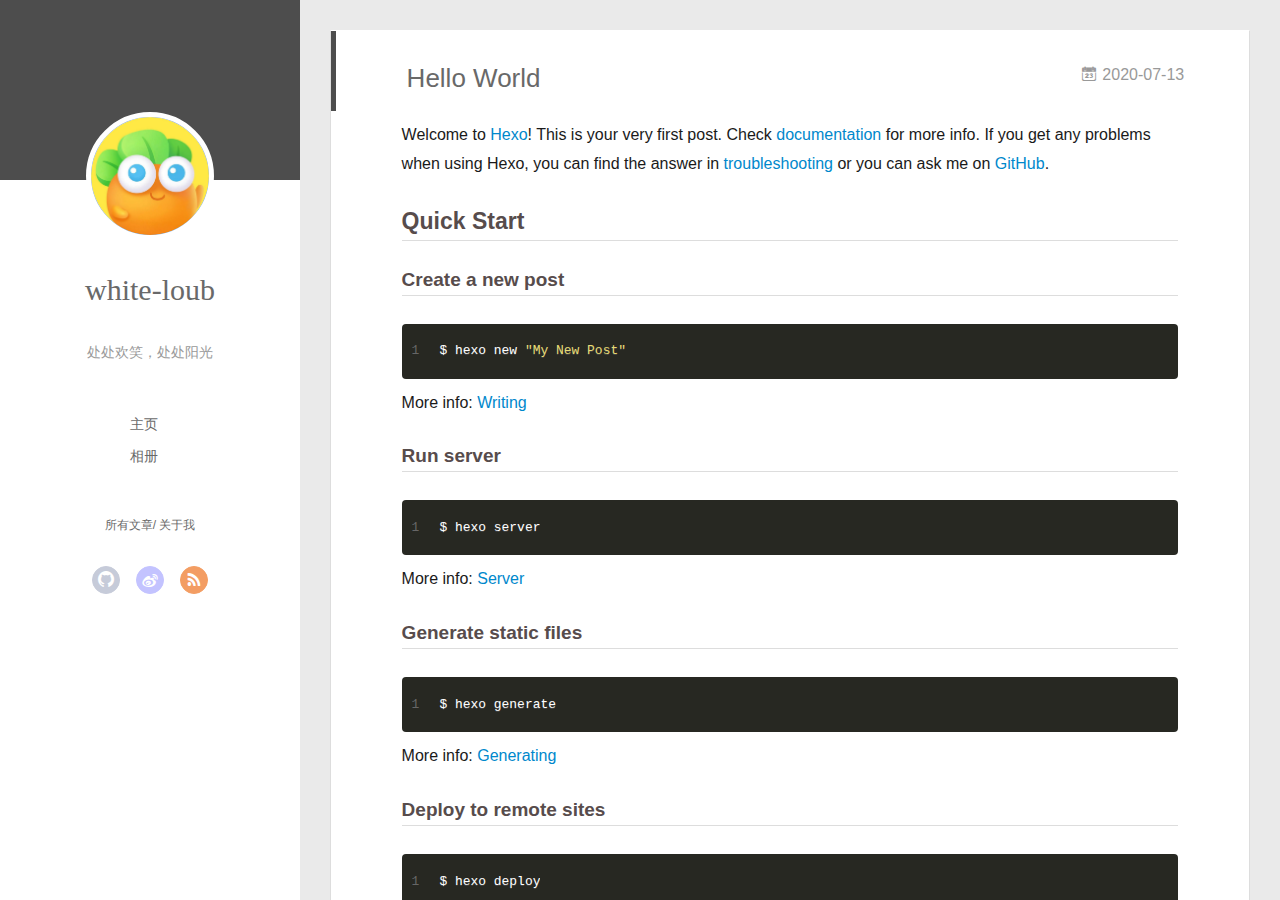
<file: origin&test_posts/hello-world.html>
<!DOCTYPE html>
<html>
<head>
  <meta charset="utf-8">
  
  <meta name="renderer" content="webkit">
  <meta http-equiv="X-UA-Compatible" content="IE=edge" >
  <link rel="dns-prefetch" href="https://white-loub.github.io">
  <title>Hello World | white-loub的博客</title>
  <meta name="viewport" content="width=device-width, initial-scale=1, maximum-scale=1">
  <meta name="description" content="Welcome to Hexo! This is your very first post. Check documentation for more info. If you get any problems when using Hexo, you can find the answer in troubleshooting or you can ask me on GitHub. Quick">
<meta property="og:type" content="website">
<meta property="og:title" content="Hello World">
<meta property="og:url" content="https://white-loub.github.io/origin&test_posts/hello-world.html">
<meta property="og:site_name" content="white-loub的博客">
<meta property="og:description" content="Welcome to Hexo! This is your very first post. Check documentation for more info. If you get any problems when using Hexo, you can find the answer in troubleshooting or you can ask me on GitHub. Quick">
<meta property="og:locale" content="en_US">
<meta property="article:published_time" content="2020-07-13T12:23:42.480Z">
<meta property="article:modified_time" content="2020-07-12T03:04:47.663Z">
<meta property="article:author" content="white-loub">
<meta property="article:tag" content="计算机，人工智能，嵌入式，开发，学习，大学生">
<meta name="twitter:card" content="summary">
  
    <link rel="alternative" href="/atom.xml" title="white-loub的博客" type="application/atom+xml">
  
  
    <link rel="icon" href="/assets/img/favicon.png">
  
  <link rel="stylesheet" type="text/css" href="/./main.0cf68a.css">
  <style type="text/css">
  
    #container.show {
      background: linear-gradient(200deg,#a0cfe4,#e8c37e);
    }
  </style>
  

  
<script>
var _hmt = _hmt || [];
(function() {
	var hm = document.createElement("script");
	hm.src = "https://hm.baidu.com/hm.js?3c4d6f11db073aca02838e9a3420c150";
	var s = document.getElementsByTagName("script")[0]; 
	s.parentNode.insertBefore(hm, s);
})();
</script>


<meta name="generator" content="Hexo 4.2.1"></head>

<body>
  <div id="container" q-class="show:isCtnShow">
    <canvas id="anm-canvas" class="anm-canvas"></canvas>
    <div class="left-col" q-class="show:isShow">
      
<div class="overlay" style="background: #4d4d4d"></div>
<div class="intrude-less">
	<header id="header" class="inner">
		<a href="/" class="profilepic">
			<img src="/assets/img/loub.jpg" class="js-avatar">
		</a>
		<hgroup>
		  <h1 class="header-author"><a href="/">white-loub</a></h1>
		</hgroup>
		
		<p class="header-subtitle">处处欢笑，处处阳光</p>
		

		<nav class="header-menu">
			<ul>
			
				<li><a href="/">主页</a></li>
	        
				<li><a href="/photos">相册</a></li>
	        
			</ul>
		</nav>
		<nav class="header-smart-menu">
    		
    			
    			<a q-on="click: openSlider(e, 'innerArchive')" href="javascript:void(0)">所有文章</a>
    			
            
    			
            
    			
    			<a q-on="click: openSlider(e, 'aboutme')" href="javascript:void(0)">关于我</a>
    			
            
		</nav>
		<nav class="header-nav">
			<div class="social">
				
					<a class="github" target="_blank" href="https://github.com/white-loub" title="github"><i class="icon-github"></i></a>
		        
					<a class="weibo" target="_blank" href="https://weibo.com/u/2168322495" title="weibo"><i class="icon-weibo"></i></a>
		        
					<a class="rss" target="_blank" href="/atom.xml" title="rss"><i class="icon-rss"></i></a>
		        
			</div>
		</nav>
	</header>		
</div>

    </div>
    <div class="mid-col" q-class="show:isShow,hide:isShow|isFalse">
      
<nav id="mobile-nav">
  	<div class="overlay js-overlay" style="background: #4d4d4d"></div>
	<div class="btnctn js-mobile-btnctn">
  		<div class="slider-trigger list" q-on="click: openSlider(e)"><i class="icon icon-sort"></i></div>
	</div>
	<div class="intrude-less">
		<header id="header" class="inner">
			<div class="profilepic">
				<img src="/assets/img/loub.jpg" class="js-avatar">
			</div>
			<hgroup>
			  <h1 class="header-author js-header-author">white-loub</h1>
			</hgroup>
			
			<p class="header-subtitle"><i class="icon icon-quo-left"></i>处处欢笑，处处阳光<i class="icon icon-quo-right"></i></p>
			
			
			
				
			
				
			
			
			
			<nav class="header-nav">
				<div class="social">
					
						<a class="github" target="_blank" href="https://github.com/white-loub" title="github"><i class="icon-github"></i></a>
			        
						<a class="weibo" target="_blank" href="https://weibo.com/u/2168322495" title="weibo"><i class="icon-weibo"></i></a>
			        
						<a class="rss" target="_blank" href="/atom.xml" title="rss"><i class="icon-rss"></i></a>
			        
				</div>
			</nav>

			<nav class="header-menu js-header-menu">
				<ul style="width: 50%">
				
				
					<li style="width: 50%"><a href="/">主页</a></li>
		        
					<li style="width: 50%"><a href="/photos">相册</a></li>
		        
				</ul>
			</nav>
		</header>				
	</div>
	<div class="mobile-mask" style="display:none" q-show="isShow"></div>
</nav>

      <div id="wrapper" class="body-wrap">
        <div class="menu-l">
          <div class="canvas-wrap">
            <canvas data-colors="#eaeaea" data-sectionHeight="100" data-contentId="js-content" id="myCanvas1" class="anm-canvas"></canvas>
          </div>
          <div id="js-content" class="content-ll">
            <article id="page-" class="article article-type-page " itemscope itemprop="blogPost">
  <div class="article-inner">
    
      <header class="article-header">
        
  
    <h1 class="article-title" itemprop="name">
      Hello World
    </h1>
  

        
        <a href="/origin&test_posts/hello-world.html" class="archive-article-date">
  	<time datetime="2020-07-13T12:23:42.480Z" itemprop="datePublished"><i class="icon-calendar icon"></i>2020-07-13</time>
</a>
        
      </header>
    
    <div class="article-entry" itemprop="articleBody">
      
        <p>Welcome to <a href="https://hexo.io/" target="_blank" rel="noopener">Hexo</a>! This is your very first post. Check <a href="https://hexo.io/docs/" target="_blank" rel="noopener">documentation</a> for more info. If you get any problems when using Hexo, you can find the answer in <a href="https://hexo.io/docs/troubleshooting.html" target="_blank" rel="noopener">troubleshooting</a> or you can ask me on <a href="https://github.com/hexojs/hexo/issues" target="_blank" rel="noopener">GitHub</a>.</p>
<h2 id="Quick-Start"><a href="#Quick-Start" class="headerlink" title="Quick Start"></a>Quick Start</h2><h3 id="Create-a-new-post"><a href="#Create-a-new-post" class="headerlink" title="Create a new post"></a>Create a new post</h3><figure class="highlight bash"><table><tr><td class="gutter"><pre><span class="line">1</span><br></pre></td><td class="code"><pre><span class="line">$ hexo new <span class="string">"My New Post"</span></span><br></pre></td></tr></table></figure>

<p>More info: <a href="https://hexo.io/docs/writing.html" target="_blank" rel="noopener">Writing</a></p>
<h3 id="Run-server"><a href="#Run-server" class="headerlink" title="Run server"></a>Run server</h3><figure class="highlight bash"><table><tr><td class="gutter"><pre><span class="line">1</span><br></pre></td><td class="code"><pre><span class="line">$ hexo server</span><br></pre></td></tr></table></figure>

<p>More info: <a href="https://hexo.io/docs/server.html" target="_blank" rel="noopener">Server</a></p>
<h3 id="Generate-static-files"><a href="#Generate-static-files" class="headerlink" title="Generate static files"></a>Generate static files</h3><figure class="highlight bash"><table><tr><td class="gutter"><pre><span class="line">1</span><br></pre></td><td class="code"><pre><span class="line">$ hexo generate</span><br></pre></td></tr></table></figure>

<p>More info: <a href="https://hexo.io/docs/generating.html" target="_blank" rel="noopener">Generating</a></p>
<h3 id="Deploy-to-remote-sites"><a href="#Deploy-to-remote-sites" class="headerlink" title="Deploy to remote sites"></a>Deploy to remote sites</h3><figure class="highlight bash"><table><tr><td class="gutter"><pre><span class="line">1</span><br></pre></td><td class="code"><pre><span class="line">$ hexo deploy</span><br></pre></td></tr></table></figure>

<p>More info: <a href="https://hexo.io/docs/one-command-deployment.html" target="_blank" rel="noopener">Deployment</a></p>

      

      
    </div>
    <div class="article-info article-info-index">
      
      
      

      

      
      <div class="clearfix"></div>
    </div>
  </div>
</article>

  

<aside class="wrap-side-operation">
    <div class="mod-side-operation">
        
        <div class="jump-container" id="js-jump-container" style="display:none;">
            <a href="javascript:void(0)" class="mod-side-operation__jump-to-top">
                <i class="icon-font icon-back"></i>
            </a>
            <div id="js-jump-plan-container" class="jump-plan-container" style="top: -11px;">
                <i class="icon-font icon-plane jump-plane"></i>
            </div>
        </div>
        
        
    </div>
</aside>



  
  
  

  

  

  


          </div>
        </div>
      </div>
      <footer id="footer">
  <div class="outer">
    <div id="footer-info">
    	<div class="footer-left">
    		&copy; 2021 white-loub
    	</div>
      	<div class="footer-right">
      		<a href="http://hexo.io/" target="_blank">Hexo</a>  Theme <a href="https://github.com/litten/hexo-theme-yilia" target="_blank">Yilia</a> by Litten
      	</div>
    </div>
  </div>
</footer>
    </div>
    <script>
	var yiliaConfig = {
		mathjax: false,
		isHome: false,
		isPost: false,
		isArchive: false,
		isTag: false,
		isCategory: false,
		open_in_new: false,
		toc_hide_index: true,
		root: "/",
		innerArchive: true,
		showTags: false
	}
</script>

<script>!function(t){function n(e){if(r[e])return r[e].exports;var i=r[e]={exports:{},id:e,loaded:!1};return t[e].call(i.exports,i,i.exports,n),i.loaded=!0,i.exports}var r={};n.m=t,n.c=r,n.p="./",n(0)}([function(t,n,r){r(195),t.exports=r(191)},function(t,n,r){var e=r(3),i=r(52),o=r(27),u=r(28),c=r(53),f="prototype",a=function(t,n,r){var s,l,h,v,p=t&a.F,d=t&a.G,y=t&a.S,g=t&a.P,b=t&a.B,m=d?e:y?e[n]||(e[n]={}):(e[n]||{})[f],x=d?i:i[n]||(i[n]={}),w=x[f]||(x[f]={});d&&(r=n);for(s in r)l=!p&&m&&void 0!==m[s],h=(l?m:r)[s],v=b&&l?c(h,e):g&&"function"==typeof h?c(Function.call,h):h,m&&u(m,s,h,t&a.U),x[s]!=h&&o(x,s,v),g&&w[s]!=h&&(w[s]=h)};e.core=i,a.F=1,a.G=2,a.S=4,a.P=8,a.B=16,a.W=32,a.U=64,a.R=128,t.exports=a},function(t,n,r){var e=r(6);t.exports=function(t){if(!e(t))throw TypeError(t+" is not an object!");return t}},function(t,n){var r=t.exports="undefined"!=typeof window&&window.Math==Math?window:"undefined"!=typeof self&&self.Math==Math?self:Function("return this")();"number"==typeof __g&&(__g=r)},function(t,n){t.exports=function(t){try{return!!t()}catch(t){return!0}}},function(t,n){var r=t.exports="undefined"!=typeof window&&window.Math==Math?window:"undefined"!=typeof self&&self.Math==Math?self:Function("return this")();"number"==typeof __g&&(__g=r)},function(t,n){t.exports=function(t){return"object"==typeof t?null!==t:"function"==typeof t}},function(t,n,r){var e=r(126)("wks"),i=r(76),o=r(3).Symbol,u="function"==typeof o;(t.exports=function(t){return e[t]||(e[t]=u&&o[t]||(u?o:i)("Symbol."+t))}).store=e},function(t,n){var r={}.hasOwnProperty;t.exports=function(t,n){return r.call(t,n)}},function(t,n,r){var e=r(94),i=r(33);t.exports=function(t){return e(i(t))}},function(t,n,r){t.exports=!r(4)(function(){return 7!=Object.defineProperty({},"a",{get:function(){return 7}}).a})},function(t,n,r){var e=r(2),i=r(167),o=r(50),u=Object.defineProperty;n.f=r(10)?Object.defineProperty:function(t,n,r){if(e(t),n=o(n,!0),e(r),i)try{return u(t,n,r)}catch(t){}if("get"in r||"set"in r)throw TypeError("Accessors not supported!");return"value"in r&&(t[n]=r.value),t}},function(t,n,r){t.exports=!r(18)(function(){return 7!=Object.defineProperty({},"a",{get:function(){return 7}}).a})},function(t,n,r){var e=r(14),i=r(22);t.exports=r(12)?function(t,n,r){return e.f(t,n,i(1,r))}:function(t,n,r){return t[n]=r,t}},function(t,n,r){var e=r(20),i=r(58),o=r(42),u=Object.defineProperty;n.f=r(12)?Object.defineProperty:function(t,n,r){if(e(t),n=o(n,!0),e(r),i)try{return u(t,n,r)}catch(t){}if("get"in r||"set"in r)throw TypeError("Accessors not supported!");return"value"in r&&(t[n]=r.value),t}},function(t,n,r){var e=r(40)("wks"),i=r(23),o=r(5).Symbol,u="function"==typeof o;(t.exports=function(t){return e[t]||(e[t]=u&&o[t]||(u?o:i)("Symbol."+t))}).store=e},function(t,n,r){var e=r(67),i=Math.min;t.exports=function(t){return t>0?i(e(t),9007199254740991):0}},function(t,n,r){var e=r(46);t.exports=function(t){return Object(e(t))}},function(t,n){t.exports=function(t){try{return!!t()}catch(t){return!0}}},function(t,n,r){var e=r(63),i=r(34);t.exports=Object.keys||function(t){return e(t,i)}},function(t,n,r){var e=r(21);t.exports=function(t){if(!e(t))throw TypeError(t+" is not an object!");return t}},function(t,n){t.exports=function(t){return"object"==typeof t?null!==t:"function"==typeof t}},function(t,n){t.exports=function(t,n){return{enumerable:!(1&t),configurable:!(2&t),writable:!(4&t),value:n}}},function(t,n){var r=0,e=Math.random();t.exports=function(t){return"Symbol(".concat(void 0===t?"":t,")_",(++r+e).toString(36))}},function(t,n){var r={}.hasOwnProperty;t.exports=function(t,n){return r.call(t,n)}},function(t,n){var r=t.exports={version:"2.4.0"};"number"==typeof __e&&(__e=r)},function(t,n){t.exports=function(t){if("function"!=typeof t)throw TypeError(t+" is not a function!");return t}},function(t,n,r){var e=r(11),i=r(66);t.exports=r(10)?function(t,n,r){return e.f(t,n,i(1,r))}:function(t,n,r){return t[n]=r,t}},function(t,n,r){var e=r(3),i=r(27),o=r(24),u=r(76)("src"),c="toString",f=Function[c],a=(""+f).split(c);r(52).inspectSource=function(t){return f.call(t)},(t.exports=function(t,n,r,c){var f="function"==typeof r;f&&(o(r,"name")||i(r,"name",n)),t[n]!==r&&(f&&(o(r,u)||i(r,u,t[n]?""+t[n]:a.join(String(n)))),t===e?t[n]=r:c?t[n]?t[n]=r:i(t,n,r):(delete t[n],i(t,n,r)))})(Function.prototype,c,function(){return"function"==typeof this&&this[u]||f.call(this)})},function(t,n,r){var e=r(1),i=r(4),o=r(46),u=function(t,n,r,e){var i=String(o(t)),u="<"+n;return""!==r&&(u+=" "+r+'="'+String(e).replace(/"/g,"&quot;")+'"'),u+">"+i+"</"+n+">"};t.exports=function(t,n){var r={};r[t]=n(u),e(e.P+e.F*i(function(){var n=""[t]('"');return n!==n.toLowerCase()||n.split('"').length>3}),"String",r)}},function(t,n,r){var e=r(115),i=r(46);t.exports=function(t){return e(i(t))}},function(t,n,r){var e=r(116),i=r(66),o=r(30),u=r(50),c=r(24),f=r(167),a=Object.getOwnPropertyDescriptor;n.f=r(10)?a:function(t,n){if(t=o(t),n=u(n,!0),f)try{return a(t,n)}catch(t){}if(c(t,n))return i(!e.f.call(t,n),t[n])}},function(t,n,r){var e=r(24),i=r(17),o=r(145)("IE_PROTO"),u=Object.prototype;t.exports=Object.getPrototypeOf||function(t){return t=i(t),e(t,o)?t[o]:"function"==typeof t.constructor&&t instanceof t.constructor?t.constructor.prototype:t instanceof Object?u:null}},function(t,n){t.exports=function(t){if(void 0==t)throw TypeError("Can't call method on  "+t);return t}},function(t,n){t.exports="constructor,hasOwnProperty,isPrototypeOf,propertyIsEnumerable,toLocaleString,toString,valueOf".split(",")},function(t,n){t.exports={}},function(t,n){t.exports=!0},function(t,n){n.f={}.propertyIsEnumerable},function(t,n,r){var e=r(14).f,i=r(8),o=r(15)("toStringTag");t.exports=function(t,n,r){t&&!i(t=r?t:t.prototype,o)&&e(t,o,{configurable:!0,value:n})}},function(t,n,r){var e=r(40)("keys"),i=r(23);t.exports=function(t){return e[t]||(e[t]=i(t))}},function(t,n,r){var e=r(5),i="__core-js_shared__",o=e[i]||(e[i]={});t.exports=function(t){return o[t]||(o[t]={})}},function(t,n){var r=Math.ceil,e=Math.floor;t.exports=function(t){return isNaN(t=+t)?0:(t>0?e:r)(t)}},function(t,n,r){var e=r(21);t.exports=function(t,n){if(!e(t))return t;var r,i;if(n&&"function"==typeof(r=t.toString)&&!e(i=r.call(t)))return i;if("function"==typeof(r=t.valueOf)&&!e(i=r.call(t)))return i;if(!n&&"function"==typeof(r=t.toString)&&!e(i=r.call(t)))return i;throw TypeError("Can't convert object to primitive value")}},function(t,n,r){var e=r(5),i=r(25),o=r(36),u=r(44),c=r(14).f;t.exports=function(t){var n=i.Symbol||(i.Symbol=o?{}:e.Symbol||{});"_"==t.charAt(0)||t in n||c(n,t,{value:u.f(t)})}},function(t,n,r){n.f=r(15)},function(t,n){var r={}.toString;t.exports=function(t){return r.call(t).slice(8,-1)}},function(t,n){t.exports=function(t){if(void 0==t)throw TypeError("Can't call method on  "+t);return t}},function(t,n,r){var e=r(4);t.exports=function(t,n){return!!t&&e(function(){n?t.call(null,function(){},1):t.call(null)})}},function(t,n,r){var e=r(53),i=r(115),o=r(17),u=r(16),c=r(203);t.exports=function(t,n){var r=1==t,f=2==t,a=3==t,s=4==t,l=6==t,h=5==t||l,v=n||c;return function(n,c,p){for(var d,y,g=o(n),b=i(g),m=e(c,p,3),x=u(b.length),w=0,S=r?v(n,x):f?v(n,0):void 0;x>w;w++)if((h||w in b)&&(d=b[w],y=m(d,w,g),t))if(r)S[w]=y;else if(y)switch(t){case 3:return!0;case 5:return d;case 6:return w;case 2:S.push(d)}else if(s)return!1;return l?-1:a||s?s:S}}},function(t,n,r){var e=r(1),i=r(52),o=r(4);t.exports=function(t,n){var r=(i.Object||{})[t]||Object[t],u={};u[t]=n(r),e(e.S+e.F*o(function(){r(1)}),"Object",u)}},function(t,n,r){var e=r(6);t.exports=function(t,n){if(!e(t))return t;var r,i;if(n&&"function"==typeof(r=t.toString)&&!e(i=r.call(t)))return i;if("function"==typeof(r=t.valueOf)&&!e(i=r.call(t)))return i;if(!n&&"function"==typeof(r=t.toString)&&!e(i=r.call(t)))return i;throw TypeError("Can't convert object to primitive value")}},function(t,n,r){var e=r(5),i=r(25),o=r(91),u=r(13),c="prototype",f=function(t,n,r){var a,s,l,h=t&f.F,v=t&f.G,p=t&f.S,d=t&f.P,y=t&f.B,g=t&f.W,b=v?i:i[n]||(i[n]={}),m=b[c],x=v?e:p?e[n]:(e[n]||{})[c];v&&(r=n);for(a in r)(s=!h&&x&&void 0!==x[a])&&a in b||(l=s?x[a]:r[a],b[a]=v&&"function"!=typeof x[a]?r[a]:y&&s?o(l,e):g&&x[a]==l?function(t){var n=function(n,r,e){if(this instanceof t){switch(arguments.length){case 0:return new t;case 1:return new t(n);case 2:return new t(n,r)}return new t(n,r,e)}return t.apply(this,arguments)};return n[c]=t[c],n}(l):d&&"function"==typeof l?o(Function.call,l):l,d&&((b.virtual||(b.virtual={}))[a]=l,t&f.R&&m&&!m[a]&&u(m,a,l)))};f.F=1,f.G=2,f.S=4,f.P=8,f.B=16,f.W=32,f.U=64,f.R=128,t.exports=f},function(t,n){var r=t.exports={version:"2.4.0"};"number"==typeof __e&&(__e=r)},function(t,n,r){var e=r(26);t.exports=function(t,n,r){if(e(t),void 0===n)return t;switch(r){case 1:return function(r){return t.call(n,r)};case 2:return function(r,e){return t.call(n,r,e)};case 3:return function(r,e,i){return t.call(n,r,e,i)}}return function(){return t.apply(n,arguments)}}},function(t,n,r){var e=r(183),i=r(1),o=r(126)("metadata"),u=o.store||(o.store=new(r(186))),c=function(t,n,r){var i=u.get(t);if(!i){if(!r)return;u.set(t,i=new e)}var o=i.get(n);if(!o){if(!r)return;i.set(n,o=new e)}return o},f=function(t,n,r){var e=c(n,r,!1);return void 0!==e&&e.has(t)},a=function(t,n,r){var e=c(n,r,!1);return void 0===e?void 0:e.get(t)},s=function(t,n,r,e){c(r,e,!0).set(t,n)},l=function(t,n){var r=c(t,n,!1),e=[];return r&&r.forEach(function(t,n){e.push(n)}),e},h=function(t){return void 0===t||"symbol"==typeof t?t:String(t)},v=function(t){i(i.S,"Reflect",t)};t.exports={store:u,map:c,has:f,get:a,set:s,keys:l,key:h,exp:v}},function(t,n,r){"use strict";if(r(10)){var e=r(69),i=r(3),o=r(4),u=r(1),c=r(127),f=r(152),a=r(53),s=r(68),l=r(66),h=r(27),v=r(73),p=r(67),d=r(16),y=r(75),g=r(50),b=r(24),m=r(180),x=r(114),w=r(6),S=r(17),_=r(137),O=r(70),E=r(32),P=r(71).f,j=r(154),F=r(76),M=r(7),A=r(48),N=r(117),T=r(146),I=r(155),k=r(80),L=r(123),R=r(74),C=r(130),D=r(160),U=r(11),W=r(31),G=U.f,B=W.f,V=i.RangeError,z=i.TypeError,q=i.Uint8Array,K="ArrayBuffer",J="Shared"+K,Y="BYTES_PER_ELEMENT",H="prototype",$=Array[H],X=f.ArrayBuffer,Q=f.DataView,Z=A(0),tt=A(2),nt=A(3),rt=A(4),et=A(5),it=A(6),ot=N(!0),ut=N(!1),ct=I.values,ft=I.keys,at=I.entries,st=$.lastIndexOf,lt=$.reduce,ht=$.reduceRight,vt=$.join,pt=$.sort,dt=$.slice,yt=$.toString,gt=$.toLocaleString,bt=M("iterator"),mt=M("toStringTag"),xt=F("typed_constructor"),wt=F("def_constructor"),St=c.CONSTR,_t=c.TYPED,Ot=c.VIEW,Et="Wrong length!",Pt=A(1,function(t,n){return Tt(T(t,t[wt]),n)}),jt=o(function(){return 1===new q(new Uint16Array([1]).buffer)[0]}),Ft=!!q&&!!q[H].set&&o(function(){new q(1).set({})}),Mt=function(t,n){if(void 0===t)throw z(Et);var r=+t,e=d(t);if(n&&!m(r,e))throw V(Et);return e},At=function(t,n){var r=p(t);if(r<0||r%n)throw V("Wrong offset!");return r},Nt=function(t){if(w(t)&&_t in t)return t;throw z(t+" is not a typed array!")},Tt=function(t,n){if(!(w(t)&&xt in t))throw z("It is not a typed array constructor!");return new t(n)},It=function(t,n){return kt(T(t,t[wt]),n)},kt=function(t,n){for(var r=0,e=n.length,i=Tt(t,e);e>r;)i[r]=n[r++];return i},Lt=function(t,n,r){G(t,n,{get:function(){return this._d[r]}})},Rt=function(t){var n,r,e,i,o,u,c=S(t),f=arguments.length,s=f>1?arguments[1]:void 0,l=void 0!==s,h=j(c);if(void 0!=h&&!_(h)){for(u=h.call(c),e=[],n=0;!(o=u.next()).done;n++)e.push(o.value);c=e}for(l&&f>2&&(s=a(s,arguments[2],2)),n=0,r=d(c.length),i=Tt(this,r);r>n;n++)i[n]=l?s(c[n],n):c[n];return i},Ct=function(){for(var t=0,n=arguments.length,r=Tt(this,n);n>t;)r[t]=arguments[t++];return r},Dt=!!q&&o(function(){gt.call(new q(1))}),Ut=function(){return gt.apply(Dt?dt.call(Nt(this)):Nt(this),arguments)},Wt={copyWithin:function(t,n){return D.call(Nt(this),t,n,arguments.length>2?arguments[2]:void 0)},every:function(t){return rt(Nt(this),t,arguments.length>1?arguments[1]:void 0)},fill:function(t){return C.apply(Nt(this),arguments)},filter:function(t){return It(this,tt(Nt(this),t,arguments.length>1?arguments[1]:void 0))},find:function(t){return et(Nt(this),t,arguments.length>1?arguments[1]:void 0)},findIndex:function(t){return it(Nt(this),t,arguments.length>1?arguments[1]:void 0)},forEach:function(t){Z(Nt(this),t,arguments.length>1?arguments[1]:void 0)},indexOf:function(t){return ut(Nt(this),t,arguments.length>1?arguments[1]:void 0)},includes:function(t){return ot(Nt(this),t,arguments.length>1?arguments[1]:void 0)},join:function(t){return vt.apply(Nt(this),arguments)},lastIndexOf:function(t){return st.apply(Nt(this),arguments)},map:function(t){return Pt(Nt(this),t,arguments.length>1?arguments[1]:void 0)},reduce:function(t){return lt.apply(Nt(this),arguments)},reduceRight:function(t){return ht.apply(Nt(this),arguments)},reverse:function(){for(var t,n=this,r=Nt(n).length,e=Math.floor(r/2),i=0;i<e;)t=n[i],n[i++]=n[--r],n[r]=t;return n},some:function(t){return nt(Nt(this),t,arguments.length>1?arguments[1]:void 0)},sort:function(t){return pt.call(Nt(this),t)},subarray:function(t,n){var r=Nt(this),e=r.length,i=y(t,e);return new(T(r,r[wt]))(r.buffer,r.byteOffset+i*r.BYTES_PER_ELEMENT,d((void 0===n?e:y(n,e))-i))}},Gt=function(t,n){return It(this,dt.call(Nt(this),t,n))},Bt=function(t){Nt(this);var n=At(arguments[1],1),r=this.length,e=S(t),i=d(e.length),o=0;if(i+n>r)throw V(Et);for(;o<i;)this[n+o]=e[o++]},Vt={entries:function(){return at.call(Nt(this))},keys:function(){return ft.call(Nt(this))},values:function(){return ct.call(Nt(this))}},zt=function(t,n){return w(t)&&t[_t]&&"symbol"!=typeof n&&n in t&&String(+n)==String(n)},qt=function(t,n){return zt(t,n=g(n,!0))?l(2,t[n]):B(t,n)},Kt=function(t,n,r){return!(zt(t,n=g(n,!0))&&w(r)&&b(r,"value"))||b(r,"get")||b(r,"set")||r.configurable||b(r,"writable")&&!r.writable||b(r,"enumerable")&&!r.enumerable?G(t,n,r):(t[n]=r.value,t)};St||(W.f=qt,U.f=Kt),u(u.S+u.F*!St,"Object",{getOwnPropertyDescriptor:qt,defineProperty:Kt}),o(function(){yt.call({})})&&(yt=gt=function(){return vt.call(this)});var Jt=v({},Wt);v(Jt,Vt),h(Jt,bt,Vt.values),v(Jt,{slice:Gt,set:Bt,constructor:function(){},toString:yt,toLocaleString:Ut}),Lt(Jt,"buffer","b"),Lt(Jt,"byteOffset","o"),Lt(Jt,"byteLength","l"),Lt(Jt,"length","e"),G(Jt,mt,{get:function(){return this[_t]}}),t.exports=function(t,n,r,f){f=!!f;var a=t+(f?"Clamped":"")+"Array",l="Uint8Array"!=a,v="get"+t,p="set"+t,y=i[a],g=y||{},b=y&&E(y),m=!y||!c.ABV,S={},_=y&&y[H],j=function(t,r){var e=t._d;return e.v[v](r*n+e.o,jt)},F=function(t,r,e){var i=t._d;f&&(e=(e=Math.round(e))<0?0:e>255?255:255&e),i.v[p](r*n+i.o,e,jt)},M=function(t,n){G(t,n,{get:function(){return j(this,n)},set:function(t){return F(this,n,t)},enumerable:!0})};m?(y=r(function(t,r,e,i){s(t,y,a,"_d");var o,u,c,f,l=0,v=0;if(w(r)){if(!(r instanceof X||(f=x(r))==K||f==J))return _t in r?kt(y,r):Rt.call(y,r);o=r,v=At(e,n);var p=r.byteLength;if(void 0===i){if(p%n)throw V(Et);if((u=p-v)<0)throw V(Et)}else if((u=d(i)*n)+v>p)throw V(Et);c=u/n}else c=Mt(r,!0),u=c*n,o=new X(u);for(h(t,"_d",{b:o,o:v,l:u,e:c,v:new Q(o)});l<c;)M(t,l++)}),_=y[H]=O(Jt),h(_,"constructor",y)):L(function(t){new y(null),new y(t)},!0)||(y=r(function(t,r,e,i){s(t,y,a);var o;return w(r)?r instanceof X||(o=x(r))==K||o==J?void 0!==i?new g(r,At(e,n),i):void 0!==e?new g(r,At(e,n)):new g(r):_t in r?kt(y,r):Rt.call(y,r):new g(Mt(r,l))}),Z(b!==Function.prototype?P(g).concat(P(b)):P(g),function(t){t in y||h(y,t,g[t])}),y[H]=_,e||(_.constructor=y));var A=_[bt],N=!!A&&("values"==A.name||void 0==A.name),T=Vt.values;h(y,xt,!0),h(_,_t,a),h(_,Ot,!0),h(_,wt,y),(f?new y(1)[mt]==a:mt in _)||G(_,mt,{get:function(){return a}}),S[a]=y,u(u.G+u.W+u.F*(y!=g),S),u(u.S,a,{BYTES_PER_ELEMENT:n,from:Rt,of:Ct}),Y in _||h(_,Y,n),u(u.P,a,Wt),R(a),u(u.P+u.F*Ft,a,{set:Bt}),u(u.P+u.F*!N,a,Vt),u(u.P+u.F*(_.toString!=yt),a,{toString:yt}),u(u.P+u.F*o(function(){new y(1).slice()}),a,{slice:Gt}),u(u.P+u.F*(o(function(){return[1,2].toLocaleString()!=new y([1,2]).toLocaleString()})||!o(function(){_.toLocaleString.call([1,2])})),a,{toLocaleString:Ut}),k[a]=N?A:T,e||N||h(_,bt,T)}}else t.exports=function(){}},function(t,n){var r={}.toString;t.exports=function(t){return r.call(t).slice(8,-1)}},function(t,n,r){var e=r(21),i=r(5).document,o=e(i)&&e(i.createElement);t.exports=function(t){return o?i.createElement(t):{}}},function(t,n,r){t.exports=!r(12)&&!r(18)(function(){return 7!=Object.defineProperty(r(57)("div"),"a",{get:function(){return 7}}).a})},function(t,n,r){"use strict";var e=r(36),i=r(51),o=r(64),u=r(13),c=r(8),f=r(35),a=r(96),s=r(38),l=r(103),h=r(15)("iterator"),v=!([].keys&&"next"in[].keys()),p="keys",d="values",y=function(){return this};t.exports=function(t,n,r,g,b,m,x){a(r,n,g);var w,S,_,O=function(t){if(!v&&t in F)return F[t];switch(t){case p:case d:return function(){return new r(this,t)}}return function(){return new r(this,t)}},E=n+" Iterator",P=b==d,j=!1,F=t.prototype,M=F[h]||F["@@iterator"]||b&&F[b],A=M||O(b),N=b?P?O("entries"):A:void 0,T="Array"==n?F.entries||M:M;if(T&&(_=l(T.call(new t)))!==Object.prototype&&(s(_,E,!0),e||c(_,h)||u(_,h,y)),P&&M&&M.name!==d&&(j=!0,A=function(){return M.call(this)}),e&&!x||!v&&!j&&F[h]||u(F,h,A),f[n]=A,f[E]=y,b)if(w={values:P?A:O(d),keys:m?A:O(p),entries:N},x)for(S in w)S in F||o(F,S,w[S]);else i(i.P+i.F*(v||j),n,w);return w}},function(t,n,r){var e=r(20),i=r(100),o=r(34),u=r(39)("IE_PROTO"),c=function(){},f="prototype",a=function(){var t,n=r(57)("iframe"),e=o.length;for(n.style.display="none",r(93).appendChild(n),n.src="javascript:",t=n.contentWindow.document,t.open(),t.write("<script>document.F=Object<\/script>"),t.close(),a=t.F;e--;)delete a[f][o[e]];return a()};t.exports=Object.create||function(t,n){var r;return null!==t?(c[f]=e(t),r=new c,c[f]=null,r[u]=t):r=a(),void 0===n?r:i(r,n)}},function(t,n,r){var e=r(63),i=r(34).concat("length","prototype");n.f=Object.getOwnPropertyNames||function(t){return e(t,i)}},function(t,n){n.f=Object.getOwnPropertySymbols},function(t,n,r){var e=r(8),i=r(9),o=r(90)(!1),u=r(39)("IE_PROTO");t.exports=function(t,n){var r,c=i(t),f=0,a=[];for(r in c)r!=u&&e(c,r)&&a.push(r);for(;n.length>f;)e(c,r=n[f++])&&(~o(a,r)||a.push(r));return a}},function(t,n,r){t.exports=r(13)},function(t,n,r){var e=r(76)("meta"),i=r(6),o=r(24),u=r(11).f,c=0,f=Object.isExtensible||function(){return!0},a=!r(4)(function(){return f(Object.preventExtensions({}))}),s=function(t){u(t,e,{value:{i:"O"+ ++c,w:{}}})},l=function(t,n){if(!i(t))return"symbol"==typeof t?t:("string"==typeof t?"S":"P")+t;if(!o(t,e)){if(!f(t))return"F";if(!n)return"E";s(t)}return t[e].i},h=function(t,n){if(!o(t,e)){if(!f(t))return!0;if(!n)return!1;s(t)}return t[e].w},v=function(t){return a&&p.NEED&&f(t)&&!o(t,e)&&s(t),t},p=t.exports={KEY:e,NEED:!1,fastKey:l,getWeak:h,onFreeze:v}},function(t,n){t.exports=function(t,n){return{enumerable:!(1&t),configurable:!(2&t),writable:!(4&t),value:n}}},function(t,n){var r=Math.ceil,e=Math.floor;t.exports=function(t){return isNaN(t=+t)?0:(t>0?e:r)(t)}},function(t,n){t.exports=function(t,n,r,e){if(!(t instanceof n)||void 0!==e&&e in t)throw TypeError(r+": incorrect invocation!");return t}},function(t,n){t.exports=!1},function(t,n,r){var e=r(2),i=r(173),o=r(133),u=r(145)("IE_PROTO"),c=function(){},f="prototype",a=function(){var t,n=r(132)("iframe"),e=o.length;for(n.style.display="none",r(135).appendChild(n),n.src="javascript:",t=n.contentWindow.document,t.open(),t.write("<script>document.F=Object<\/script>"),t.close(),a=t.F;e--;)delete a[f][o[e]];return a()};t.exports=Object.create||function(t,n){var r;return null!==t?(c[f]=e(t),r=new c,c[f]=null,r[u]=t):r=a(),void 0===n?r:i(r,n)}},function(t,n,r){var e=r(175),i=r(133).concat("length","prototype");n.f=Object.getOwnPropertyNames||function(t){return e(t,i)}},function(t,n,r){var e=r(175),i=r(133);t.exports=Object.keys||function(t){return e(t,i)}},function(t,n,r){var e=r(28);t.exports=function(t,n,r){for(var i in n)e(t,i,n[i],r);return t}},function(t,n,r){"use strict";var e=r(3),i=r(11),o=r(10),u=r(7)("species");t.exports=function(t){var n=e[t];o&&n&&!n[u]&&i.f(n,u,{configurable:!0,get:function(){return this}})}},function(t,n,r){var e=r(67),i=Math.max,o=Math.min;t.exports=function(t,n){return t=e(t),t<0?i(t+n,0):o(t,n)}},function(t,n){var r=0,e=Math.random();t.exports=function(t){return"Symbol(".concat(void 0===t?"":t,")_",(++r+e).toString(36))}},function(t,n,r){var e=r(33);t.exports=function(t){return Object(e(t))}},function(t,n,r){var e=r(7)("unscopables"),i=Array.prototype;void 0==i[e]&&r(27)(i,e,{}),t.exports=function(t){i[e][t]=!0}},function(t,n,r){var e=r(53),i=r(169),o=r(137),u=r(2),c=r(16),f=r(154),a={},s={},n=t.exports=function(t,n,r,l,h){var v,p,d,y,g=h?function(){return t}:f(t),b=e(r,l,n?2:1),m=0;if("function"!=typeof g)throw TypeError(t+" is not iterable!");if(o(g)){for(v=c(t.length);v>m;m++)if((y=n?b(u(p=t[m])[0],p[1]):b(t[m]))===a||y===s)return y}else for(d=g.call(t);!(p=d.next()).done;)if((y=i(d,b,p.value,n))===a||y===s)return y};n.BREAK=a,n.RETURN=s},function(t,n){t.exports={}},function(t,n,r){var e=r(11).f,i=r(24),o=r(7)("toStringTag");t.exports=function(t,n,r){t&&!i(t=r?t:t.prototype,o)&&e(t,o,{configurable:!0,value:n})}},function(t,n,r){var e=r(1),i=r(46),o=r(4),u=r(150),c="["+u+"]",f="​",a=RegExp("^"+c+c+"*"),s=RegExp(c+c+"*$"),l=function(t,n,r){var i={},c=o(function(){return!!u[t]()||f[t]()!=f}),a=i[t]=c?n(h):u[t];r&&(i[r]=a),e(e.P+e.F*c,"String",i)},h=l.trim=function(t,n){return t=String(i(t)),1&n&&(t=t.replace(a,"")),2&n&&(t=t.replace(s,"")),t};t.exports=l},function(t,n,r){t.exports={default:r(86),__esModule:!0}},function(t,n,r){t.exports={default:r(87),__esModule:!0}},function(t,n,r){"use strict";function e(t){return t&&t.__esModule?t:{default:t}}n.__esModule=!0;var i=r(84),o=e(i),u=r(83),c=e(u),f="function"==typeof c.default&&"symbol"==typeof o.default?function(t){return typeof t}:function(t){return t&&"function"==typeof c.default&&t.constructor===c.default&&t!==c.default.prototype?"symbol":typeof t};n.default="function"==typeof c.default&&"symbol"===f(o.default)?function(t){return void 0===t?"undefined":f(t)}:function(t){return t&&"function"==typeof c.default&&t.constructor===c.default&&t!==c.default.prototype?"symbol":void 0===t?"undefined":f(t)}},function(t,n,r){r(110),r(108),r(111),r(112),t.exports=r(25).Symbol},function(t,n,r){r(109),r(113),t.exports=r(44).f("iterator")},function(t,n){t.exports=function(t){if("function"!=typeof t)throw TypeError(t+" is not a function!");return t}},function(t,n){t.exports=function(){}},function(t,n,r){var e=r(9),i=r(106),o=r(105);t.exports=function(t){return function(n,r,u){var c,f=e(n),a=i(f.length),s=o(u,a);if(t&&r!=r){for(;a>s;)if((c=f[s++])!=c)return!0}else for(;a>s;s++)if((t||s in f)&&f[s]===r)return t||s||0;return!t&&-1}}},function(t,n,r){var e=r(88);t.exports=function(t,n,r){if(e(t),void 0===n)return t;switch(r){case 1:return function(r){return t.call(n,r)};case 2:return function(r,e){return t.call(n,r,e)};case 3:return function(r,e,i){return t.call(n,r,e,i)}}return function(){return t.apply(n,arguments)}}},function(t,n,r){var e=r(19),i=r(62),o=r(37);t.exports=function(t){var n=e(t),r=i.f;if(r)for(var u,c=r(t),f=o.f,a=0;c.length>a;)f.call(t,u=c[a++])&&n.push(u);return n}},function(t,n,r){t.exports=r(5).document&&document.documentElement},function(t,n,r){var e=r(56);t.exports=Object("z").propertyIsEnumerable(0)?Object:function(t){return"String"==e(t)?t.split(""):Object(t)}},function(t,n,r){var e=r(56);t.exports=Array.isArray||function(t){return"Array"==e(t)}},function(t,n,r){"use strict";var e=r(60),i=r(22),o=r(38),u={};r(13)(u,r(15)("iterator"),function(){return this}),t.exports=function(t,n,r){t.prototype=e(u,{next:i(1,r)}),o(t,n+" Iterator")}},function(t,n){t.exports=function(t,n){return{value:n,done:!!t}}},function(t,n,r){var e=r(19),i=r(9);t.exports=function(t,n){for(var r,o=i(t),u=e(o),c=u.length,f=0;c>f;)if(o[r=u[f++]]===n)return r}},function(t,n,r){var e=r(23)("meta"),i=r(21),o=r(8),u=r(14).f,c=0,f=Object.isExtensible||function(){return!0},a=!r(18)(function(){return f(Object.preventExtensions({}))}),s=function(t){u(t,e,{value:{i:"O"+ ++c,w:{}}})},l=function(t,n){if(!i(t))return"symbol"==typeof t?t:("string"==typeof t?"S":"P")+t;if(!o(t,e)){if(!f(t))return"F";if(!n)return"E";s(t)}return t[e].i},h=function(t,n){if(!o(t,e)){if(!f(t))return!0;if(!n)return!1;s(t)}return t[e].w},v=function(t){return a&&p.NEED&&f(t)&&!o(t,e)&&s(t),t},p=t.exports={KEY:e,NEED:!1,fastKey:l,getWeak:h,onFreeze:v}},function(t,n,r){var e=r(14),i=r(20),o=r(19);t.exports=r(12)?Object.defineProperties:function(t,n){i(t);for(var r,u=o(n),c=u.length,f=0;c>f;)e.f(t,r=u[f++],n[r]);return t}},function(t,n,r){var e=r(37),i=r(22),o=r(9),u=r(42),c=r(8),f=r(58),a=Object.getOwnPropertyDescriptor;n.f=r(12)?a:function(t,n){if(t=o(t),n=u(n,!0),f)try{return a(t,n)}catch(t){}if(c(t,n))return i(!e.f.call(t,n),t[n])}},function(t,n,r){var e=r(9),i=r(61).f,o={}.toString,u="object"==typeof window&&window&&Object.getOwnPropertyNames?Object.getOwnPropertyNames(window):[],c=function(t){try{return i(t)}catch(t){return u.slice()}};t.exports.f=function(t){return u&&"[object Window]"==o.call(t)?c(t):i(e(t))}},function(t,n,r){var e=r(8),i=r(77),o=r(39)("IE_PROTO"),u=Object.prototype;t.exports=Object.getPrototypeOf||function(t){return t=i(t),e(t,o)?t[o]:"function"==typeof t.constructor&&t instanceof t.constructor?t.constructor.prototype:t instanceof Object?u:null}},function(t,n,r){var e=r(41),i=r(33);t.exports=function(t){return function(n,r){var o,u,c=String(i(n)),f=e(r),a=c.length;return f<0||f>=a?t?"":void 0:(o=c.charCodeAt(f),o<55296||o>56319||f+1===a||(u=c.charCodeAt(f+1))<56320||u>57343?t?c.charAt(f):o:t?c.slice(f,f+2):u-56320+(o-55296<<10)+65536)}}},function(t,n,r){var e=r(41),i=Math.max,o=Math.min;t.exports=function(t,n){return t=e(t),t<0?i(t+n,0):o(t,n)}},function(t,n,r){var e=r(41),i=Math.min;t.exports=function(t){return t>0?i(e(t),9007199254740991):0}},function(t,n,r){"use strict";var e=r(89),i=r(97),o=r(35),u=r(9);t.exports=r(59)(Array,"Array",function(t,n){this._t=u(t),this._i=0,this._k=n},function(){var t=this._t,n=this._k,r=this._i++;return!t||r>=t.length?(this._t=void 0,i(1)):"keys"==n?i(0,r):"values"==n?i(0,t[r]):i(0,[r,t[r]])},"values"),o.Arguments=o.Array,e("keys"),e("values"),e("entries")},function(t,n){},function(t,n,r){"use strict";var e=r(104)(!0);r(59)(String,"String",function(t){this._t=String(t),this._i=0},function(){var t,n=this._t,r=this._i;return r>=n.length?{value:void 0,done:!0}:(t=e(n,r),this._i+=t.length,{value:t,done:!1})})},function(t,n,r){"use strict";var e=r(5),i=r(8),o=r(12),u=r(51),c=r(64),f=r(99).KEY,a=r(18),s=r(40),l=r(38),h=r(23),v=r(15),p=r(44),d=r(43),y=r(98),g=r(92),b=r(95),m=r(20),x=r(9),w=r(42),S=r(22),_=r(60),O=r(102),E=r(101),P=r(14),j=r(19),F=E.f,M=P.f,A=O.f,N=e.Symbol,T=e.JSON,I=T&&T.stringify,k="prototype",L=v("_hidden"),R=v("toPrimitive"),C={}.propertyIsEnumerable,D=s("symbol-registry"),U=s("symbols"),W=s("op-symbols"),G=Object[k],B="function"==typeof N,V=e.QObject,z=!V||!V[k]||!V[k].findChild,q=o&&a(function(){return 7!=_(M({},"a",{get:function(){return M(this,"a",{value:7}).a}})).a})?function(t,n,r){var e=F(G,n);e&&delete G[n],M(t,n,r),e&&t!==G&&M(G,n,e)}:M,K=function(t){var n=U[t]=_(N[k]);return n._k=t,n},J=B&&"symbol"==typeof N.iterator?function(t){return"symbol"==typeof t}:function(t){return t instanceof N},Y=function(t,n,r){return t===G&&Y(W,n,r),m(t),n=w(n,!0),m(r),i(U,n)?(r.enumerable?(i(t,L)&&t[L][n]&&(t[L][n]=!1),r=_(r,{enumerable:S(0,!1)})):(i(t,L)||M(t,L,S(1,{})),t[L][n]=!0),q(t,n,r)):M(t,n,r)},H=function(t,n){m(t);for(var r,e=g(n=x(n)),i=0,o=e.length;o>i;)Y(t,r=e[i++],n[r]);return t},$=function(t,n){return void 0===n?_(t):H(_(t),n)},X=function(t){var n=C.call(this,t=w(t,!0));return!(this===G&&i(U,t)&&!i(W,t))&&(!(n||!i(this,t)||!i(U,t)||i(this,L)&&this[L][t])||n)},Q=function(t,n){if(t=x(t),n=w(n,!0),t!==G||!i(U,n)||i(W,n)){var r=F(t,n);return!r||!i(U,n)||i(t,L)&&t[L][n]||(r.enumerable=!0),r}},Z=function(t){for(var n,r=A(x(t)),e=[],o=0;r.length>o;)i(U,n=r[o++])||n==L||n==f||e.push(n);return e},tt=function(t){for(var n,r=t===G,e=A(r?W:x(t)),o=[],u=0;e.length>u;)!i(U,n=e[u++])||r&&!i(G,n)||o.push(U[n]);return o};B||(N=function(){if(this instanceof N)throw TypeError("Symbol is not a constructor!");var t=h(arguments.length>0?arguments[0]:void 0),n=function(r){this===G&&n.call(W,r),i(this,L)&&i(this[L],t)&&(this[L][t]=!1),q(this,t,S(1,r))};return o&&z&&q(G,t,{configurable:!0,set:n}),K(t)},c(N[k],"toString",function(){return this._k}),E.f=Q,P.f=Y,r(61).f=O.f=Z,r(37).f=X,r(62).f=tt,o&&!r(36)&&c(G,"propertyIsEnumerable",X,!0),p.f=function(t){return K(v(t))}),u(u.G+u.W+u.F*!B,{Symbol:N});for(var nt="hasInstance,isConcatSpreadable,iterator,match,replace,search,species,split,toPrimitive,toStringTag,unscopables".split(","),rt=0;nt.length>rt;)v(nt[rt++]);for(var nt=j(v.store),rt=0;nt.length>rt;)d(nt[rt++]);u(u.S+u.F*!B,"Symbol",{for:function(t){return i(D,t+="")?D[t]:D[t]=N(t)},keyFor:function(t){if(J(t))return y(D,t);throw TypeError(t+" is not a symbol!")},useSetter:function(){z=!0},useSimple:function(){z=!1}}),u(u.S+u.F*!B,"Object",{create:$,defineProperty:Y,defineProperties:H,getOwnPropertyDescriptor:Q,getOwnPropertyNames:Z,getOwnPropertySymbols:tt}),T&&u(u.S+u.F*(!B||a(function(){var t=N();return"[null]"!=I([t])||"{}"!=I({a:t})||"{}"!=I(Object(t))})),"JSON",{stringify:function(t){if(void 0!==t&&!J(t)){for(var n,r,e=[t],i=1;arguments.length>i;)e.push(arguments[i++]);return n=e[1],"function"==typeof n&&(r=n),!r&&b(n)||(n=function(t,n){if(r&&(n=r.call(this,t,n)),!J(n))return n}),e[1]=n,I.apply(T,e)}}}),N[k][R]||r(13)(N[k],R,N[k].valueOf),l(N,"Symbol"),l(Math,"Math",!0),l(e.JSON,"JSON",!0)},function(t,n,r){r(43)("asyncIterator")},function(t,n,r){r(43)("observable")},function(t,n,r){r(107);for(var e=r(5),i=r(13),o=r(35),u=r(15)("toStringTag"),c=["NodeList","DOMTokenList","MediaList","StyleSheetList","CSSRuleList"],f=0;f<5;f++){var a=c[f],s=e[a],l=s&&s.prototype;l&&!l[u]&&i(l,u,a),o[a]=o.Array}},function(t,n,r){var e=r(45),i=r(7)("toStringTag"),o="Arguments"==e(function(){return arguments}()),u=function(t,n){try{return t[n]}catch(t){}};t.exports=function(t){var n,r,c;return void 0===t?"Undefined":null===t?"Null":"string"==typeof(r=u(n=Object(t),i))?r:o?e(n):"Object"==(c=e(n))&&"function"==typeof n.callee?"Arguments":c}},function(t,n,r){var e=r(45);t.exports=Object("z").propertyIsEnumerable(0)?Object:function(t){return"String"==e(t)?t.split(""):Object(t)}},function(t,n){n.f={}.propertyIsEnumerable},function(t,n,r){var e=r(30),i=r(16),o=r(75);t.exports=function(t){return function(n,r,u){var c,f=e(n),a=i(f.length),s=o(u,a);if(t&&r!=r){for(;a>s;)if((c=f[s++])!=c)return!0}else for(;a>s;s++)if((t||s in f)&&f[s]===r)return t||s||0;return!t&&-1}}},function(t,n,r){"use strict";var e=r(3),i=r(1),o=r(28),u=r(73),c=r(65),f=r(79),a=r(68),s=r(6),l=r(4),h=r(123),v=r(81),p=r(136);t.exports=function(t,n,r,d,y,g){var b=e[t],m=b,x=y?"set":"add",w=m&&m.prototype,S={},_=function(t){var n=w[t];o(w,t,"delete"==t?function(t){return!(g&&!s(t))&&n.call(this,0===t?0:t)}:"has"==t?function(t){return!(g&&!s(t))&&n.call(this,0===t?0:t)}:"get"==t?function(t){return g&&!s(t)?void 0:n.call(this,0===t?0:t)}:"add"==t?function(t){return n.call(this,0===t?0:t),this}:function(t,r){return n.call(this,0===t?0:t,r),this})};if("function"==typeof m&&(g||w.forEach&&!l(function(){(new m).entries().next()}))){var O=new m,E=O[x](g?{}:-0,1)!=O,P=l(function(){O.has(1)}),j=h(function(t){new m(t)}),F=!g&&l(function(){for(var t=new m,n=5;n--;)t[x](n,n);return!t.has(-0)});j||(m=n(function(n,r){a(n,m,t);var e=p(new b,n,m);return void 0!=r&&f(r,y,e[x],e),e}),m.prototype=w,w.constructor=m),(P||F)&&(_("delete"),_("has"),y&&_("get")),(F||E)&&_(x),g&&w.clear&&delete w.clear}else m=d.getConstructor(n,t,y,x),u(m.prototype,r),c.NEED=!0;return v(m,t),S[t]=m,i(i.G+i.W+i.F*(m!=b),S),g||d.setStrong(m,t,y),m}},function(t,n,r){"use strict";var e=r(27),i=r(28),o=r(4),u=r(46),c=r(7);t.exports=function(t,n,r){var f=c(t),a=r(u,f,""[t]),s=a[0],l=a[1];o(function(){var n={};return n[f]=function(){return 7},7!=""[t](n)})&&(i(String.prototype,t,s),e(RegExp.prototype,f,2==n?function(t,n){return l.call(t,this,n)}:function(t){return l.call(t,this)}))}
},function(t,n,r){"use strict";var e=r(2);t.exports=function(){var t=e(this),n="";return t.global&&(n+="g"),t.ignoreCase&&(n+="i"),t.multiline&&(n+="m"),t.unicode&&(n+="u"),t.sticky&&(n+="y"),n}},function(t,n){t.exports=function(t,n,r){var e=void 0===r;switch(n.length){case 0:return e?t():t.call(r);case 1:return e?t(n[0]):t.call(r,n[0]);case 2:return e?t(n[0],n[1]):t.call(r,n[0],n[1]);case 3:return e?t(n[0],n[1],n[2]):t.call(r,n[0],n[1],n[2]);case 4:return e?t(n[0],n[1],n[2],n[3]):t.call(r,n[0],n[1],n[2],n[3])}return t.apply(r,n)}},function(t,n,r){var e=r(6),i=r(45),o=r(7)("match");t.exports=function(t){var n;return e(t)&&(void 0!==(n=t[o])?!!n:"RegExp"==i(t))}},function(t,n,r){var e=r(7)("iterator"),i=!1;try{var o=[7][e]();o.return=function(){i=!0},Array.from(o,function(){throw 2})}catch(t){}t.exports=function(t,n){if(!n&&!i)return!1;var r=!1;try{var o=[7],u=o[e]();u.next=function(){return{done:r=!0}},o[e]=function(){return u},t(o)}catch(t){}return r}},function(t,n,r){t.exports=r(69)||!r(4)(function(){var t=Math.random();__defineSetter__.call(null,t,function(){}),delete r(3)[t]})},function(t,n){n.f=Object.getOwnPropertySymbols},function(t,n,r){var e=r(3),i="__core-js_shared__",o=e[i]||(e[i]={});t.exports=function(t){return o[t]||(o[t]={})}},function(t,n,r){for(var e,i=r(3),o=r(27),u=r(76),c=u("typed_array"),f=u("view"),a=!(!i.ArrayBuffer||!i.DataView),s=a,l=0,h="Int8Array,Uint8Array,Uint8ClampedArray,Int16Array,Uint16Array,Int32Array,Uint32Array,Float32Array,Float64Array".split(",");l<9;)(e=i[h[l++]])?(o(e.prototype,c,!0),o(e.prototype,f,!0)):s=!1;t.exports={ABV:a,CONSTR:s,TYPED:c,VIEW:f}},function(t,n){"use strict";var r={versions:function(){var t=window.navigator.userAgent;return{trident:t.indexOf("Trident")>-1,presto:t.indexOf("Presto")>-1,webKit:t.indexOf("AppleWebKit")>-1,gecko:t.indexOf("Gecko")>-1&&-1==t.indexOf("KHTML"),mobile:!!t.match(/AppleWebKit.*Mobile.*/),ios:!!t.match(/\(i[^;]+;( U;)? CPU.+Mac OS X/),android:t.indexOf("Android")>-1||t.indexOf("Linux")>-1,iPhone:t.indexOf("iPhone")>-1||t.indexOf("Mac")>-1,iPad:t.indexOf("iPad")>-1,webApp:-1==t.indexOf("Safari"),weixin:-1==t.indexOf("MicroMessenger")}}()};t.exports=r},function(t,n,r){"use strict";var e=r(85),i=function(t){return t&&t.__esModule?t:{default:t}}(e),o=function(){function t(t,n,e){return n||e?String.fromCharCode(n||e):r[t]||t}function n(t){return e[t]}var r={"&quot;":'"',"&lt;":"<","&gt;":">","&amp;":"&","&nbsp;":" "},e={};for(var u in r)e[r[u]]=u;return r["&apos;"]="'",e["'"]="&#39;",{encode:function(t){return t?(""+t).replace(/['<> "&]/g,n).replace(/\r?\n/g,"<br/>").replace(/\s/g,"&nbsp;"):""},decode:function(n){return n?(""+n).replace(/<br\s*\/?>/gi,"\n").replace(/&quot;|&lt;|&gt;|&amp;|&nbsp;|&apos;|&#(\d+);|&#(\d+)/g,t).replace(/\u00a0/g," "):""},encodeBase16:function(t){if(!t)return t;t+="";for(var n=[],r=0,e=t.length;e>r;r++)n.push(t.charCodeAt(r).toString(16).toUpperCase());return n.join("")},encodeBase16forJSON:function(t){if(!t)return t;t=t.replace(/[\u4E00-\u9FBF]/gi,function(t){return escape(t).replace("%u","\\u")});for(var n=[],r=0,e=t.length;e>r;r++)n.push(t.charCodeAt(r).toString(16).toUpperCase());return n.join("")},decodeBase16:function(t){if(!t)return t;t+="";for(var n=[],r=0,e=t.length;e>r;r+=2)n.push(String.fromCharCode("0x"+t.slice(r,r+2)));return n.join("")},encodeObject:function(t){if(t instanceof Array)for(var n=0,r=t.length;r>n;n++)t[n]=o.encodeObject(t[n]);else if("object"==(void 0===t?"undefined":(0,i.default)(t)))for(var e in t)t[e]=o.encodeObject(t[e]);else if("string"==typeof t)return o.encode(t);return t},loadScript:function(t){var n=document.createElement("script");document.getElementsByTagName("body")[0].appendChild(n),n.setAttribute("src",t)},addLoadEvent:function(t){var n=window.onload;"function"!=typeof window.onload?window.onload=t:window.onload=function(){n(),t()}}}}();t.exports=o},function(t,n,r){"use strict";var e=r(17),i=r(75),o=r(16);t.exports=function(t){for(var n=e(this),r=o(n.length),u=arguments.length,c=i(u>1?arguments[1]:void 0,r),f=u>2?arguments[2]:void 0,a=void 0===f?r:i(f,r);a>c;)n[c++]=t;return n}},function(t,n,r){"use strict";var e=r(11),i=r(66);t.exports=function(t,n,r){n in t?e.f(t,n,i(0,r)):t[n]=r}},function(t,n,r){var e=r(6),i=r(3).document,o=e(i)&&e(i.createElement);t.exports=function(t){return o?i.createElement(t):{}}},function(t,n){t.exports="constructor,hasOwnProperty,isPrototypeOf,propertyIsEnumerable,toLocaleString,toString,valueOf".split(",")},function(t,n,r){var e=r(7)("match");t.exports=function(t){var n=/./;try{"/./"[t](n)}catch(r){try{return n[e]=!1,!"/./"[t](n)}catch(t){}}return!0}},function(t,n,r){t.exports=r(3).document&&document.documentElement},function(t,n,r){var e=r(6),i=r(144).set;t.exports=function(t,n,r){var o,u=n.constructor;return u!==r&&"function"==typeof u&&(o=u.prototype)!==r.prototype&&e(o)&&i&&i(t,o),t}},function(t,n,r){var e=r(80),i=r(7)("iterator"),o=Array.prototype;t.exports=function(t){return void 0!==t&&(e.Array===t||o[i]===t)}},function(t,n,r){var e=r(45);t.exports=Array.isArray||function(t){return"Array"==e(t)}},function(t,n,r){"use strict";var e=r(70),i=r(66),o=r(81),u={};r(27)(u,r(7)("iterator"),function(){return this}),t.exports=function(t,n,r){t.prototype=e(u,{next:i(1,r)}),o(t,n+" Iterator")}},function(t,n,r){"use strict";var e=r(69),i=r(1),o=r(28),u=r(27),c=r(24),f=r(80),a=r(139),s=r(81),l=r(32),h=r(7)("iterator"),v=!([].keys&&"next"in[].keys()),p="keys",d="values",y=function(){return this};t.exports=function(t,n,r,g,b,m,x){a(r,n,g);var w,S,_,O=function(t){if(!v&&t in F)return F[t];switch(t){case p:case d:return function(){return new r(this,t)}}return function(){return new r(this,t)}},E=n+" Iterator",P=b==d,j=!1,F=t.prototype,M=F[h]||F["@@iterator"]||b&&F[b],A=M||O(b),N=b?P?O("entries"):A:void 0,T="Array"==n?F.entries||M:M;if(T&&(_=l(T.call(new t)))!==Object.prototype&&(s(_,E,!0),e||c(_,h)||u(_,h,y)),P&&M&&M.name!==d&&(j=!0,A=function(){return M.call(this)}),e&&!x||!v&&!j&&F[h]||u(F,h,A),f[n]=A,f[E]=y,b)if(w={values:P?A:O(d),keys:m?A:O(p),entries:N},x)for(S in w)S in F||o(F,S,w[S]);else i(i.P+i.F*(v||j),n,w);return w}},function(t,n){var r=Math.expm1;t.exports=!r||r(10)>22025.465794806718||r(10)<22025.465794806718||-2e-17!=r(-2e-17)?function(t){return 0==(t=+t)?t:t>-1e-6&&t<1e-6?t+t*t/2:Math.exp(t)-1}:r},function(t,n){t.exports=Math.sign||function(t){return 0==(t=+t)||t!=t?t:t<0?-1:1}},function(t,n,r){var e=r(3),i=r(151).set,o=e.MutationObserver||e.WebKitMutationObserver,u=e.process,c=e.Promise,f="process"==r(45)(u);t.exports=function(){var t,n,r,a=function(){var e,i;for(f&&(e=u.domain)&&e.exit();t;){i=t.fn,t=t.next;try{i()}catch(e){throw t?r():n=void 0,e}}n=void 0,e&&e.enter()};if(f)r=function(){u.nextTick(a)};else if(o){var s=!0,l=document.createTextNode("");new o(a).observe(l,{characterData:!0}),r=function(){l.data=s=!s}}else if(c&&c.resolve){var h=c.resolve();r=function(){h.then(a)}}else r=function(){i.call(e,a)};return function(e){var i={fn:e,next:void 0};n&&(n.next=i),t||(t=i,r()),n=i}}},function(t,n,r){var e=r(6),i=r(2),o=function(t,n){if(i(t),!e(n)&&null!==n)throw TypeError(n+": can't set as prototype!")};t.exports={set:Object.setPrototypeOf||("__proto__"in{}?function(t,n,e){try{e=r(53)(Function.call,r(31).f(Object.prototype,"__proto__").set,2),e(t,[]),n=!(t instanceof Array)}catch(t){n=!0}return function(t,r){return o(t,r),n?t.__proto__=r:e(t,r),t}}({},!1):void 0),check:o}},function(t,n,r){var e=r(126)("keys"),i=r(76);t.exports=function(t){return e[t]||(e[t]=i(t))}},function(t,n,r){var e=r(2),i=r(26),o=r(7)("species");t.exports=function(t,n){var r,u=e(t).constructor;return void 0===u||void 0==(r=e(u)[o])?n:i(r)}},function(t,n,r){var e=r(67),i=r(46);t.exports=function(t){return function(n,r){var o,u,c=String(i(n)),f=e(r),a=c.length;return f<0||f>=a?t?"":void 0:(o=c.charCodeAt(f),o<55296||o>56319||f+1===a||(u=c.charCodeAt(f+1))<56320||u>57343?t?c.charAt(f):o:t?c.slice(f,f+2):u-56320+(o-55296<<10)+65536)}}},function(t,n,r){var e=r(122),i=r(46);t.exports=function(t,n,r){if(e(n))throw TypeError("String#"+r+" doesn't accept regex!");return String(i(t))}},function(t,n,r){"use strict";var e=r(67),i=r(46);t.exports=function(t){var n=String(i(this)),r="",o=e(t);if(o<0||o==1/0)throw RangeError("Count can't be negative");for(;o>0;(o>>>=1)&&(n+=n))1&o&&(r+=n);return r}},function(t,n){t.exports="\t\n\v\f\r   ᠎             　\u2028\u2029\ufeff"},function(t,n,r){var e,i,o,u=r(53),c=r(121),f=r(135),a=r(132),s=r(3),l=s.process,h=s.setImmediate,v=s.clearImmediate,p=s.MessageChannel,d=0,y={},g="onreadystatechange",b=function(){var t=+this;if(y.hasOwnProperty(t)){var n=y[t];delete y[t],n()}},m=function(t){b.call(t.data)};h&&v||(h=function(t){for(var n=[],r=1;arguments.length>r;)n.push(arguments[r++]);return y[++d]=function(){c("function"==typeof t?t:Function(t),n)},e(d),d},v=function(t){delete y[t]},"process"==r(45)(l)?e=function(t){l.nextTick(u(b,t,1))}:p?(i=new p,o=i.port2,i.port1.onmessage=m,e=u(o.postMessage,o,1)):s.addEventListener&&"function"==typeof postMessage&&!s.importScripts?(e=function(t){s.postMessage(t+"","*")},s.addEventListener("message",m,!1)):e=g in a("script")?function(t){f.appendChild(a("script"))[g]=function(){f.removeChild(this),b.call(t)}}:function(t){setTimeout(u(b,t,1),0)}),t.exports={set:h,clear:v}},function(t,n,r){"use strict";var e=r(3),i=r(10),o=r(69),u=r(127),c=r(27),f=r(73),a=r(4),s=r(68),l=r(67),h=r(16),v=r(71).f,p=r(11).f,d=r(130),y=r(81),g="ArrayBuffer",b="DataView",m="prototype",x="Wrong length!",w="Wrong index!",S=e[g],_=e[b],O=e.Math,E=e.RangeError,P=e.Infinity,j=S,F=O.abs,M=O.pow,A=O.floor,N=O.log,T=O.LN2,I="buffer",k="byteLength",L="byteOffset",R=i?"_b":I,C=i?"_l":k,D=i?"_o":L,U=function(t,n,r){var e,i,o,u=Array(r),c=8*r-n-1,f=(1<<c)-1,a=f>>1,s=23===n?M(2,-24)-M(2,-77):0,l=0,h=t<0||0===t&&1/t<0?1:0;for(t=F(t),t!=t||t===P?(i=t!=t?1:0,e=f):(e=A(N(t)/T),t*(o=M(2,-e))<1&&(e--,o*=2),t+=e+a>=1?s/o:s*M(2,1-a),t*o>=2&&(e++,o/=2),e+a>=f?(i=0,e=f):e+a>=1?(i=(t*o-1)*M(2,n),e+=a):(i=t*M(2,a-1)*M(2,n),e=0));n>=8;u[l++]=255&i,i/=256,n-=8);for(e=e<<n|i,c+=n;c>0;u[l++]=255&e,e/=256,c-=8);return u[--l]|=128*h,u},W=function(t,n,r){var e,i=8*r-n-1,o=(1<<i)-1,u=o>>1,c=i-7,f=r-1,a=t[f--],s=127&a;for(a>>=7;c>0;s=256*s+t[f],f--,c-=8);for(e=s&(1<<-c)-1,s>>=-c,c+=n;c>0;e=256*e+t[f],f--,c-=8);if(0===s)s=1-u;else{if(s===o)return e?NaN:a?-P:P;e+=M(2,n),s-=u}return(a?-1:1)*e*M(2,s-n)},G=function(t){return t[3]<<24|t[2]<<16|t[1]<<8|t[0]},B=function(t){return[255&t]},V=function(t){return[255&t,t>>8&255]},z=function(t){return[255&t,t>>8&255,t>>16&255,t>>24&255]},q=function(t){return U(t,52,8)},K=function(t){return U(t,23,4)},J=function(t,n,r){p(t[m],n,{get:function(){return this[r]}})},Y=function(t,n,r,e){var i=+r,o=l(i);if(i!=o||o<0||o+n>t[C])throw E(w);var u=t[R]._b,c=o+t[D],f=u.slice(c,c+n);return e?f:f.reverse()},H=function(t,n,r,e,i,o){var u=+r,c=l(u);if(u!=c||c<0||c+n>t[C])throw E(w);for(var f=t[R]._b,a=c+t[D],s=e(+i),h=0;h<n;h++)f[a+h]=s[o?h:n-h-1]},$=function(t,n){s(t,S,g);var r=+n,e=h(r);if(r!=e)throw E(x);return e};if(u.ABV){if(!a(function(){new S})||!a(function(){new S(.5)})){S=function(t){return new j($(this,t))};for(var X,Q=S[m]=j[m],Z=v(j),tt=0;Z.length>tt;)(X=Z[tt++])in S||c(S,X,j[X]);o||(Q.constructor=S)}var nt=new _(new S(2)),rt=_[m].setInt8;nt.setInt8(0,2147483648),nt.setInt8(1,2147483649),!nt.getInt8(0)&&nt.getInt8(1)||f(_[m],{setInt8:function(t,n){rt.call(this,t,n<<24>>24)},setUint8:function(t,n){rt.call(this,t,n<<24>>24)}},!0)}else S=function(t){var n=$(this,t);this._b=d.call(Array(n),0),this[C]=n},_=function(t,n,r){s(this,_,b),s(t,S,b);var e=t[C],i=l(n);if(i<0||i>e)throw E("Wrong offset!");if(r=void 0===r?e-i:h(r),i+r>e)throw E(x);this[R]=t,this[D]=i,this[C]=r},i&&(J(S,k,"_l"),J(_,I,"_b"),J(_,k,"_l"),J(_,L,"_o")),f(_[m],{getInt8:function(t){return Y(this,1,t)[0]<<24>>24},getUint8:function(t){return Y(this,1,t)[0]},getInt16:function(t){var n=Y(this,2,t,arguments[1]);return(n[1]<<8|n[0])<<16>>16},getUint16:function(t){var n=Y(this,2,t,arguments[1]);return n[1]<<8|n[0]},getInt32:function(t){return G(Y(this,4,t,arguments[1]))},getUint32:function(t){return G(Y(this,4,t,arguments[1]))>>>0},getFloat32:function(t){return W(Y(this,4,t,arguments[1]),23,4)},getFloat64:function(t){return W(Y(this,8,t,arguments[1]),52,8)},setInt8:function(t,n){H(this,1,t,B,n)},setUint8:function(t,n){H(this,1,t,B,n)},setInt16:function(t,n){H(this,2,t,V,n,arguments[2])},setUint16:function(t,n){H(this,2,t,V,n,arguments[2])},setInt32:function(t,n){H(this,4,t,z,n,arguments[2])},setUint32:function(t,n){H(this,4,t,z,n,arguments[2])},setFloat32:function(t,n){H(this,4,t,K,n,arguments[2])},setFloat64:function(t,n){H(this,8,t,q,n,arguments[2])}});y(S,g),y(_,b),c(_[m],u.VIEW,!0),n[g]=S,n[b]=_},function(t,n,r){var e=r(3),i=r(52),o=r(69),u=r(182),c=r(11).f;t.exports=function(t){var n=i.Symbol||(i.Symbol=o?{}:e.Symbol||{});"_"==t.charAt(0)||t in n||c(n,t,{value:u.f(t)})}},function(t,n,r){var e=r(114),i=r(7)("iterator"),o=r(80);t.exports=r(52).getIteratorMethod=function(t){if(void 0!=t)return t[i]||t["@@iterator"]||o[e(t)]}},function(t,n,r){"use strict";var e=r(78),i=r(170),o=r(80),u=r(30);t.exports=r(140)(Array,"Array",function(t,n){this._t=u(t),this._i=0,this._k=n},function(){var t=this._t,n=this._k,r=this._i++;return!t||r>=t.length?(this._t=void 0,i(1)):"keys"==n?i(0,r):"values"==n?i(0,t[r]):i(0,[r,t[r]])},"values"),o.Arguments=o.Array,e("keys"),e("values"),e("entries")},function(t,n){function r(t,n){t.classList?t.classList.add(n):t.className+=" "+n}t.exports=r},function(t,n){function r(t,n){if(t.classList)t.classList.remove(n);else{var r=new RegExp("(^|\\b)"+n.split(" ").join("|")+"(\\b|$)","gi");t.className=t.className.replace(r," ")}}t.exports=r},function(t,n){function r(){throw new Error("setTimeout has not been defined")}function e(){throw new Error("clearTimeout has not been defined")}function i(t){if(s===setTimeout)return setTimeout(t,0);if((s===r||!s)&&setTimeout)return s=setTimeout,setTimeout(t,0);try{return s(t,0)}catch(n){try{return s.call(null,t,0)}catch(n){return s.call(this,t,0)}}}function o(t){if(l===clearTimeout)return clearTimeout(t);if((l===e||!l)&&clearTimeout)return l=clearTimeout,clearTimeout(t);try{return l(t)}catch(n){try{return l.call(null,t)}catch(n){return l.call(this,t)}}}function u(){d&&v&&(d=!1,v.length?p=v.concat(p):y=-1,p.length&&c())}function c(){if(!d){var t=i(u);d=!0;for(var n=p.length;n;){for(v=p,p=[];++y<n;)v&&v[y].run();y=-1,n=p.length}v=null,d=!1,o(t)}}function f(t,n){this.fun=t,this.array=n}function a(){}var s,l,h=t.exports={};!function(){try{s="function"==typeof setTimeout?setTimeout:r}catch(t){s=r}try{l="function"==typeof clearTimeout?clearTimeout:e}catch(t){l=e}}();var v,p=[],d=!1,y=-1;h.nextTick=function(t){var n=new Array(arguments.length-1);if(arguments.length>1)for(var r=1;r<arguments.length;r++)n[r-1]=arguments[r];p.push(new f(t,n)),1!==p.length||d||i(c)},f.prototype.run=function(){this.fun.apply(null,this.array)},h.title="browser",h.browser=!0,h.env={},h.argv=[],h.version="",h.versions={},h.on=a,h.addListener=a,h.once=a,h.off=a,h.removeListener=a,h.removeAllListeners=a,h.emit=a,h.prependListener=a,h.prependOnceListener=a,h.listeners=function(t){return[]},h.binding=function(t){throw new Error("process.binding is not supported")},h.cwd=function(){return"/"},h.chdir=function(t){throw new Error("process.chdir is not supported")},h.umask=function(){return 0}},function(t,n,r){var e=r(45);t.exports=function(t,n){if("number"!=typeof t&&"Number"!=e(t))throw TypeError(n);return+t}},function(t,n,r){"use strict";var e=r(17),i=r(75),o=r(16);t.exports=[].copyWithin||function(t,n){var r=e(this),u=o(r.length),c=i(t,u),f=i(n,u),a=arguments.length>2?arguments[2]:void 0,s=Math.min((void 0===a?u:i(a,u))-f,u-c),l=1;for(f<c&&c<f+s&&(l=-1,f+=s-1,c+=s-1);s-- >0;)f in r?r[c]=r[f]:delete r[c],c+=l,f+=l;return r}},function(t,n,r){var e=r(79);t.exports=function(t,n){var r=[];return e(t,!1,r.push,r,n),r}},function(t,n,r){var e=r(26),i=r(17),o=r(115),u=r(16);t.exports=function(t,n,r,c,f){e(n);var a=i(t),s=o(a),l=u(a.length),h=f?l-1:0,v=f?-1:1;if(r<2)for(;;){if(h in s){c=s[h],h+=v;break}if(h+=v,f?h<0:l<=h)throw TypeError("Reduce of empty array with no initial value")}for(;f?h>=0:l>h;h+=v)h in s&&(c=n(c,s[h],h,a));return c}},function(t,n,r){"use strict";var e=r(26),i=r(6),o=r(121),u=[].slice,c={},f=function(t,n,r){if(!(n in c)){for(var e=[],i=0;i<n;i++)e[i]="a["+i+"]";c[n]=Function("F,a","return new F("+e.join(",")+")")}return c[n](t,r)};t.exports=Function.bind||function(t){var n=e(this),r=u.call(arguments,1),c=function(){var e=r.concat(u.call(arguments));return this instanceof c?f(n,e.length,e):o(n,e,t)};return i(n.prototype)&&(c.prototype=n.prototype),c}},function(t,n,r){"use strict";var e=r(11).f,i=r(70),o=r(73),u=r(53),c=r(68),f=r(46),a=r(79),s=r(140),l=r(170),h=r(74),v=r(10),p=r(65).fastKey,d=v?"_s":"size",y=function(t,n){var r,e=p(n);if("F"!==e)return t._i[e];for(r=t._f;r;r=r.n)if(r.k==n)return r};t.exports={getConstructor:function(t,n,r,s){var l=t(function(t,e){c(t,l,n,"_i"),t._i=i(null),t._f=void 0,t._l=void 0,t[d]=0,void 0!=e&&a(e,r,t[s],t)});return o(l.prototype,{clear:function(){for(var t=this,n=t._i,r=t._f;r;r=r.n)r.r=!0,r.p&&(r.p=r.p.n=void 0),delete n[r.i];t._f=t._l=void 0,t[d]=0},delete:function(t){var n=this,r=y(n,t);if(r){var e=r.n,i=r.p;delete n._i[r.i],r.r=!0,i&&(i.n=e),e&&(e.p=i),n._f==r&&(n._f=e),n._l==r&&(n._l=i),n[d]--}return!!r},forEach:function(t){c(this,l,"forEach");for(var n,r=u(t,arguments.length>1?arguments[1]:void 0,3);n=n?n.n:this._f;)for(r(n.v,n.k,this);n&&n.r;)n=n.p},has:function(t){return!!y(this,t)}}),v&&e(l.prototype,"size",{get:function(){return f(this[d])}}),l},def:function(t,n,r){var e,i,o=y(t,n);return o?o.v=r:(t._l=o={i:i=p(n,!0),k:n,v:r,p:e=t._l,n:void 0,r:!1},t._f||(t._f=o),e&&(e.n=o),t[d]++,"F"!==i&&(t._i[i]=o)),t},getEntry:y,setStrong:function(t,n,r){s(t,n,function(t,n){this._t=t,this._k=n,this._l=void 0},function(){for(var t=this,n=t._k,r=t._l;r&&r.r;)r=r.p;return t._t&&(t._l=r=r?r.n:t._t._f)?"keys"==n?l(0,r.k):"values"==n?l(0,r.v):l(0,[r.k,r.v]):(t._t=void 0,l(1))},r?"entries":"values",!r,!0),h(n)}}},function(t,n,r){var e=r(114),i=r(161);t.exports=function(t){return function(){if(e(this)!=t)throw TypeError(t+"#toJSON isn't generic");return i(this)}}},function(t,n,r){"use strict";var e=r(73),i=r(65).getWeak,o=r(2),u=r(6),c=r(68),f=r(79),a=r(48),s=r(24),l=a(5),h=a(6),v=0,p=function(t){return t._l||(t._l=new d)},d=function(){this.a=[]},y=function(t,n){return l(t.a,function(t){return t[0]===n})};d.prototype={get:function(t){var n=y(this,t);if(n)return n[1]},has:function(t){return!!y(this,t)},set:function(t,n){var r=y(this,t);r?r[1]=n:this.a.push([t,n])},delete:function(t){var n=h(this.a,function(n){return n[0]===t});return~n&&this.a.splice(n,1),!!~n}},t.exports={getConstructor:function(t,n,r,o){var a=t(function(t,e){c(t,a,n,"_i"),t._i=v++,t._l=void 0,void 0!=e&&f(e,r,t[o],t)});return e(a.prototype,{delete:function(t){if(!u(t))return!1;var n=i(t);return!0===n?p(this).delete(t):n&&s(n,this._i)&&delete n[this._i]},has:function(t){if(!u(t))return!1;var n=i(t);return!0===n?p(this).has(t):n&&s(n,this._i)}}),a},def:function(t,n,r){var e=i(o(n),!0);return!0===e?p(t).set(n,r):e[t._i]=r,t},ufstore:p}},function(t,n,r){t.exports=!r(10)&&!r(4)(function(){return 7!=Object.defineProperty(r(132)("div"),"a",{get:function(){return 7}}).a})},function(t,n,r){var e=r(6),i=Math.floor;t.exports=function(t){return!e(t)&&isFinite(t)&&i(t)===t}},function(t,n,r){var e=r(2);t.exports=function(t,n,r,i){try{return i?n(e(r)[0],r[1]):n(r)}catch(n){var o=t.return;throw void 0!==o&&e(o.call(t)),n}}},function(t,n){t.exports=function(t,n){return{value:n,done:!!t}}},function(t,n){t.exports=Math.log1p||function(t){return(t=+t)>-1e-8&&t<1e-8?t-t*t/2:Math.log(1+t)}},function(t,n,r){"use strict";var e=r(72),i=r(125),o=r(116),u=r(17),c=r(115),f=Object.assign;t.exports=!f||r(4)(function(){var t={},n={},r=Symbol(),e="abcdefghijklmnopqrst";return t[r]=7,e.split("").forEach(function(t){n[t]=t}),7!=f({},t)[r]||Object.keys(f({},n)).join("")!=e})?function(t,n){for(var r=u(t),f=arguments.length,a=1,s=i.f,l=o.f;f>a;)for(var h,v=c(arguments[a++]),p=s?e(v).concat(s(v)):e(v),d=p.length,y=0;d>y;)l.call(v,h=p[y++])&&(r[h]=v[h]);return r}:f},function(t,n,r){var e=r(11),i=r(2),o=r(72);t.exports=r(10)?Object.defineProperties:function(t,n){i(t);for(var r,u=o(n),c=u.length,f=0;c>f;)e.f(t,r=u[f++],n[r]);return t}},function(t,n,r){var e=r(30),i=r(71).f,o={}.toString,u="object"==typeof window&&window&&Object.getOwnPropertyNames?Object.getOwnPropertyNames(window):[],c=function(t){try{return i(t)}catch(t){return u.slice()}};t.exports.f=function(t){return u&&"[object Window]"==o.call(t)?c(t):i(e(t))}},function(t,n,r){var e=r(24),i=r(30),o=r(117)(!1),u=r(145)("IE_PROTO");t.exports=function(t,n){var r,c=i(t),f=0,a=[];for(r in c)r!=u&&e(c,r)&&a.push(r);for(;n.length>f;)e(c,r=n[f++])&&(~o(a,r)||a.push(r));return a}},function(t,n,r){var e=r(72),i=r(30),o=r(116).f;t.exports=function(t){return function(n){for(var r,u=i(n),c=e(u),f=c.length,a=0,s=[];f>a;)o.call(u,r=c[a++])&&s.push(t?[r,u[r]]:u[r]);return s}}},function(t,n,r){var e=r(71),i=r(125),o=r(2),u=r(3).Reflect;t.exports=u&&u.ownKeys||function(t){var n=e.f(o(t)),r=i.f;return r?n.concat(r(t)):n}},function(t,n,r){var e=r(3).parseFloat,i=r(82).trim;t.exports=1/e(r(150)+"-0")!=-1/0?function(t){var n=i(String(t),3),r=e(n);return 0===r&&"-"==n.charAt(0)?-0:r}:e},function(t,n,r){var e=r(3).parseInt,i=r(82).trim,o=r(150),u=/^[\-+]?0[xX]/;t.exports=8!==e(o+"08")||22!==e(o+"0x16")?function(t,n){var r=i(String(t),3);return e(r,n>>>0||(u.test(r)?16:10))}:e},function(t,n){t.exports=Object.is||function(t,n){return t===n?0!==t||1/t==1/n:t!=t&&n!=n}},function(t,n,r){var e=r(16),i=r(149),o=r(46);t.exports=function(t,n,r,u){var c=String(o(t)),f=c.length,a=void 0===r?" ":String(r),s=e(n);if(s<=f||""==a)return c;var l=s-f,h=i.call(a,Math.ceil(l/a.length));return h.length>l&&(h=h.slice(0,l)),u?h+c:c+h}},function(t,n,r){n.f=r(7)},function(t,n,r){"use strict";var e=r(164);t.exports=r(118)("Map",function(t){return function(){return t(this,arguments.length>0?arguments[0]:void 0)}},{get:function(t){var n=e.getEntry(this,t);return n&&n.v},set:function(t,n){return e.def(this,0===t?0:t,n)}},e,!0)},function(t,n,r){r(10)&&"g"!=/./g.flags&&r(11).f(RegExp.prototype,"flags",{configurable:!0,get:r(120)})},function(t,n,r){"use strict";var e=r(164);t.exports=r(118)("Set",function(t){return function(){return t(this,arguments.length>0?arguments[0]:void 0)}},{add:function(t){return e.def(this,t=0===t?0:t,t)}},e)},function(t,n,r){"use strict";var e,i=r(48)(0),o=r(28),u=r(65),c=r(172),f=r(166),a=r(6),s=u.getWeak,l=Object.isExtensible,h=f.ufstore,v={},p=function(t){return function(){return t(this,arguments.length>0?arguments[0]:void 0)}},d={get:function(t){if(a(t)){var n=s(t);return!0===n?h(this).get(t):n?n[this._i]:void 0}},set:function(t,n){return f.def(this,t,n)}},y=t.exports=r(118)("WeakMap",p,d,f,!0,!0);7!=(new y).set((Object.freeze||Object)(v),7).get(v)&&(e=f.getConstructor(p),c(e.prototype,d),u.NEED=!0,i(["delete","has","get","set"],function(t){var n=y.prototype,r=n[t];o(n,t,function(n,i){if(a(n)&&!l(n)){this._f||(this._f=new e);var o=this._f[t](n,i);return"set"==t?this:o}return r.call(this,n,i)})}))},,,,function(t,n){"use strict";function r(){var t=document.querySelector("#page-nav");if(t&&!document.querySelector("#page-nav .extend.prev")&&(t.innerHTML='<a class="extend prev disabled" rel="prev">&laquo; Prev</a>'+t.innerHTML),t&&!document.querySelector("#page-nav .extend.next")&&(t.innerHTML=t.innerHTML+'<a class="extend next disabled" rel="next">Next &raquo;</a>'),yiliaConfig&&yiliaConfig.open_in_new){document.querySelectorAll(".article-entry a:not(.article-more-a)").forEach(function(t){var n=t.getAttribute("target");n&&""!==n||t.setAttribute("target","_blank")})}if(yiliaConfig&&yiliaConfig.toc_hide_index){document.querySelectorAll(".toc-number").forEach(function(t){t.style.display="none"})}var n=document.querySelector("#js-aboutme");n&&0!==n.length&&(n.innerHTML=n.innerText)}t.exports={init:r}},function(t,n,r){"use strict";function e(t){return t&&t.__esModule?t:{default:t}}function i(t,n){var r=/\/|index.html/g;return t.replace(r,"")===n.replace(r,"")}function o(){for(var t=document.querySelectorAll(".js-header-menu li a"),n=window.location.pathname,r=0,e=t.length;r<e;r++){var o=t[r];i(n,o.getAttribute("href"))&&(0,h.default)(o,"active")}}function u(t){for(var n=t.offsetLeft,r=t.offsetParent;null!==r;)n+=r.offsetLeft,r=r.offsetParent;return n}function c(t){for(var n=t.offsetTop,r=t.offsetParent;null!==r;)n+=r.offsetTop,r=r.offsetParent;return n}function f(t,n,r,e,i){var o=u(t),f=c(t)-n;if(f-r<=i){var a=t.$newDom;a||(a=t.cloneNode(!0),(0,d.default)(t,a),t.$newDom=a,a.style.position="fixed",a.style.top=(r||f)+"px",a.style.left=o+"px",a.style.zIndex=e||2,a.style.width="100%",a.style.color="#fff"),a.style.visibility="visible",t.style.visibility="hidden"}else{t.style.visibility="visible";var s=t.$newDom;s&&(s.style.visibility="hidden")}}function a(){var t=document.querySelector(".js-overlay"),n=document.querySelector(".js-header-menu");f(t,document.body.scrollTop,-63,2,0),f(n,document.body.scrollTop,1,3,0)}function s(){document.querySelector("#container").addEventListener("scroll",function(t){a()}),window.addEventListener("scroll",function(t){a()}),a()}var l=r(156),h=e(l),v=r(157),p=(e(v),r(382)),d=e(p),y=r(128),g=e(y),b=r(190),m=e(b),x=r(129);(function(){g.default.versions.mobile&&window.screen.width<800&&(o(),s())})(),(0,x.addLoadEvent)(function(){m.default.init()}),t.exports={}},,,,function(t,n,r){(function(t){"use strict";function n(t,n,r){t[n]||Object[e](t,n,{writable:!0,configurable:!0,value:r})}if(r(381),r(391),r(198),t._babelPolyfill)throw new Error("only one instance of babel-polyfill is allowed");t._babelPolyfill=!0;var e="defineProperty";n(String.prototype,"padLeft","".padStart),n(String.prototype,"padRight","".padEnd),"pop,reverse,shift,keys,values,entries,indexOf,every,some,forEach,map,filter,find,findIndex,includes,join,slice,concat,push,splice,unshift,sort,lastIndexOf,reduce,reduceRight,copyWithin,fill".split(",").forEach(function(t){[][t]&&n(Array,t,Function.call.bind([][t]))})}).call(n,function(){return this}())},,,function(t,n,r){r(210),t.exports=r(52).RegExp.escape},,,,function(t,n,r){var e=r(6),i=r(138),o=r(7)("species");t.exports=function(t){var n;return i(t)&&(n=t.constructor,"function"!=typeof n||n!==Array&&!i(n.prototype)||(n=void 0),e(n)&&null===(n=n[o])&&(n=void 0)),void 0===n?Array:n}},function(t,n,r){var e=r(202);t.exports=function(t,n){return new(e(t))(n)}},function(t,n,r){"use strict";var e=r(2),i=r(50),o="number";t.exports=function(t){if("string"!==t&&t!==o&&"default"!==t)throw TypeError("Incorrect hint");return i(e(this),t!=o)}},function(t,n,r){var e=r(72),i=r(125),o=r(116);t.exports=function(t){var n=e(t),r=i.f;if(r)for(var u,c=r(t),f=o.f,a=0;c.length>a;)f.call(t,u=c[a++])&&n.push(u);return n}},function(t,n,r){var e=r(72),i=r(30);t.exports=function(t,n){for(var r,o=i(t),u=e(o),c=u.length,f=0;c>f;)if(o[r=u[f++]]===n)return r}},function(t,n,r){"use strict";var e=r(208),i=r(121),o=r(26);t.exports=function(){for(var t=o(this),n=arguments.length,r=Array(n),u=0,c=e._,f=!1;n>u;)(r[u]=arguments[u++])===c&&(f=!0);return function(){var e,o=this,u=arguments.length,a=0,s=0;if(!f&&!u)return i(t,r,o);if(e=r.slice(),f)for(;n>a;a++)e[a]===c&&(e[a]=arguments[s++]);for(;u>s;)e.push(arguments[s++]);return i(t,e,o)}}},function(t,n,r){t.exports=r(3)},function(t,n){t.exports=function(t,n){var r=n===Object(n)?function(t){return n[t]}:n;return function(n){return String(n).replace(t,r)}}},function(t,n,r){var e=r(1),i=r(209)(/[\\^$*+?.()|[\]{}]/g,"\\$&");e(e.S,"RegExp",{escape:function(t){return i(t)}})},function(t,n,r){var e=r(1);e(e.P,"Array",{copyWithin:r(160)}),r(78)("copyWithin")},function(t,n,r){"use strict";var e=r(1),i=r(48)(4);e(e.P+e.F*!r(47)([].every,!0),"Array",{every:function(t){return i(this,t,arguments[1])}})},function(t,n,r){var e=r(1);e(e.P,"Array",{fill:r(130)}),r(78)("fill")},function(t,n,r){"use strict";var e=r(1),i=r(48)(2);e(e.P+e.F*!r(47)([].filter,!0),"Array",{filter:function(t){return i(this,t,arguments[1])}})},function(t,n,r){"use strict";var e=r(1),i=r(48)(6),o="findIndex",u=!0;o in[]&&Array(1)[o](function(){u=!1}),e(e.P+e.F*u,"Array",{findIndex:function(t){return i(this,t,arguments.length>1?arguments[1]:void 0)}}),r(78)(o)},function(t,n,r){"use strict";var e=r(1),i=r(48)(5),o="find",u=!0;o in[]&&Array(1)[o](function(){u=!1}),e(e.P+e.F*u,"Array",{find:function(t){return i(this,t,arguments.length>1?arguments[1]:void 0)}}),r(78)(o)},function(t,n,r){"use strict";var e=r(1),i=r(48)(0),o=r(47)([].forEach,!0);e(e.P+e.F*!o,"Array",{forEach:function(t){return i(this,t,arguments[1])}})},function(t,n,r){"use strict";var e=r(53),i=r(1),o=r(17),u=r(169),c=r(137),f=r(16),a=r(131),s=r(154);i(i.S+i.F*!r(123)(function(t){Array.from(t)}),"Array",{from:function(t){var n,r,i,l,h=o(t),v="function"==typeof this?this:Array,p=arguments.length,d=p>1?arguments[1]:void 0,y=void 0!==d,g=0,b=s(h);if(y&&(d=e(d,p>2?arguments[2]:void 0,2)),void 0==b||v==Array&&c(b))for(n=f(h.length),r=new v(n);n>g;g++)a(r,g,y?d(h[g],g):h[g]);else for(l=b.call(h),r=new v;!(i=l.next()).done;g++)a(r,g,y?u(l,d,[i.value,g],!0):i.value);return r.length=g,r}})},function(t,n,r){"use strict";var e=r(1),i=r(117)(!1),o=[].indexOf,u=!!o&&1/[1].indexOf(1,-0)<0;e(e.P+e.F*(u||!r(47)(o)),"Array",{indexOf:function(t){return u?o.apply(this,arguments)||0:i(this,t,arguments[1])}})},function(t,n,r){var e=r(1);e(e.S,"Array",{isArray:r(138)})},function(t,n,r){"use strict";var e=r(1),i=r(30),o=[].join;e(e.P+e.F*(r(115)!=Object||!r(47)(o)),"Array",{join:function(t){return o.call(i(this),void 0===t?",":t)}})},function(t,n,r){"use strict";var e=r(1),i=r(30),o=r(67),u=r(16),c=[].lastIndexOf,f=!!c&&1/[1].lastIndexOf(1,-0)<0;e(e.P+e.F*(f||!r(47)(c)),"Array",{lastIndexOf:function(t){if(f)return c.apply(this,arguments)||0;var n=i(this),r=u(n.length),e=r-1;for(arguments.length>1&&(e=Math.min(e,o(arguments[1]))),e<0&&(e=r+e);e>=0;e--)if(e in n&&n[e]===t)return e||0;return-1}})},function(t,n,r){"use strict";var e=r(1),i=r(48)(1);e(e.P+e.F*!r(47)([].map,!0),"Array",{map:function(t){return i(this,t,arguments[1])}})},function(t,n,r){"use strict";var e=r(1),i=r(131);e(e.S+e.F*r(4)(function(){function t(){}return!(Array.of.call(t)instanceof t)}),"Array",{of:function(){for(var t=0,n=arguments.length,r=new("function"==typeof this?this:Array)(n);n>t;)i(r,t,arguments[t++]);return r.length=n,r}})},function(t,n,r){"use strict";var e=r(1),i=r(162);e(e.P+e.F*!r(47)([].reduceRight,!0),"Array",{reduceRight:function(t){return i(this,t,arguments.length,arguments[1],!0)}})},function(t,n,r){"use strict";var e=r(1),i=r(162);e(e.P+e.F*!r(47)([].reduce,!0),"Array",{reduce:function(t){return i(this,t,arguments.length,arguments[1],!1)}})},function(t,n,r){"use strict";var e=r(1),i=r(135),o=r(45),u=r(75),c=r(16),f=[].slice;e(e.P+e.F*r(4)(function(){i&&f.call(i)}),"Array",{slice:function(t,n){var r=c(this.length),e=o(this);if(n=void 0===n?r:n,"Array"==e)return f.call(this,t,n);for(var i=u(t,r),a=u(n,r),s=c(a-i),l=Array(s),h=0;h<s;h++)l[h]="String"==e?this.charAt(i+h):this[i+h];return l}})},function(t,n,r){"use strict";var e=r(1),i=r(48)(3);e(e.P+e.F*!r(47)([].some,!0),"Array",{some:function(t){return i(this,t,arguments[1])}})},function(t,n,r){"use strict";var e=r(1),i=r(26),o=r(17),u=r(4),c=[].sort,f=[1,2,3];e(e.P+e.F*(u(function(){f.sort(void 0)})||!u(function(){f.sort(null)})||!r(47)(c)),"Array",{sort:function(t){return void 0===t?c.call(o(this)):c.call(o(this),i(t))}})},function(t,n,r){r(74)("Array")},function(t,n,r){var e=r(1);e(e.S,"Date",{now:function(){return(new Date).getTime()}})},function(t,n,r){"use strict";var e=r(1),i=r(4),o=Date.prototype.getTime,u=function(t){return t>9?t:"0"+t};e(e.P+e.F*(i(function(){return"0385-07-25T07:06:39.999Z"!=new Date(-5e13-1).toISOString()})||!i(function(){new Date(NaN).toISOString()})),"Date",{toISOString:function(){
if(!isFinite(o.call(this)))throw RangeError("Invalid time value");var t=this,n=t.getUTCFullYear(),r=t.getUTCMilliseconds(),e=n<0?"-":n>9999?"+":"";return e+("00000"+Math.abs(n)).slice(e?-6:-4)+"-"+u(t.getUTCMonth()+1)+"-"+u(t.getUTCDate())+"T"+u(t.getUTCHours())+":"+u(t.getUTCMinutes())+":"+u(t.getUTCSeconds())+"."+(r>99?r:"0"+u(r))+"Z"}})},function(t,n,r){"use strict";var e=r(1),i=r(17),o=r(50);e(e.P+e.F*r(4)(function(){return null!==new Date(NaN).toJSON()||1!==Date.prototype.toJSON.call({toISOString:function(){return 1}})}),"Date",{toJSON:function(t){var n=i(this),r=o(n);return"number"!=typeof r||isFinite(r)?n.toISOString():null}})},function(t,n,r){var e=r(7)("toPrimitive"),i=Date.prototype;e in i||r(27)(i,e,r(204))},function(t,n,r){var e=Date.prototype,i="Invalid Date",o="toString",u=e[o],c=e.getTime;new Date(NaN)+""!=i&&r(28)(e,o,function(){var t=c.call(this);return t===t?u.call(this):i})},function(t,n,r){var e=r(1);e(e.P,"Function",{bind:r(163)})},function(t,n,r){"use strict";var e=r(6),i=r(32),o=r(7)("hasInstance"),u=Function.prototype;o in u||r(11).f(u,o,{value:function(t){if("function"!=typeof this||!e(t))return!1;if(!e(this.prototype))return t instanceof this;for(;t=i(t);)if(this.prototype===t)return!0;return!1}})},function(t,n,r){var e=r(11).f,i=r(66),o=r(24),u=Function.prototype,c="name",f=Object.isExtensible||function(){return!0};c in u||r(10)&&e(u,c,{configurable:!0,get:function(){try{var t=this,n=(""+t).match(/^\s*function ([^ (]*)/)[1];return o(t,c)||!f(t)||e(t,c,i(5,n)),n}catch(t){return""}}})},function(t,n,r){var e=r(1),i=r(171),o=Math.sqrt,u=Math.acosh;e(e.S+e.F*!(u&&710==Math.floor(u(Number.MAX_VALUE))&&u(1/0)==1/0),"Math",{acosh:function(t){return(t=+t)<1?NaN:t>94906265.62425156?Math.log(t)+Math.LN2:i(t-1+o(t-1)*o(t+1))}})},function(t,n,r){function e(t){return isFinite(t=+t)&&0!=t?t<0?-e(-t):Math.log(t+Math.sqrt(t*t+1)):t}var i=r(1),o=Math.asinh;i(i.S+i.F*!(o&&1/o(0)>0),"Math",{asinh:e})},function(t,n,r){var e=r(1),i=Math.atanh;e(e.S+e.F*!(i&&1/i(-0)<0),"Math",{atanh:function(t){return 0==(t=+t)?t:Math.log((1+t)/(1-t))/2}})},function(t,n,r){var e=r(1),i=r(142);e(e.S,"Math",{cbrt:function(t){return i(t=+t)*Math.pow(Math.abs(t),1/3)}})},function(t,n,r){var e=r(1);e(e.S,"Math",{clz32:function(t){return(t>>>=0)?31-Math.floor(Math.log(t+.5)*Math.LOG2E):32}})},function(t,n,r){var e=r(1),i=Math.exp;e(e.S,"Math",{cosh:function(t){return(i(t=+t)+i(-t))/2}})},function(t,n,r){var e=r(1),i=r(141);e(e.S+e.F*(i!=Math.expm1),"Math",{expm1:i})},function(t,n,r){var e=r(1),i=r(142),o=Math.pow,u=o(2,-52),c=o(2,-23),f=o(2,127)*(2-c),a=o(2,-126),s=function(t){return t+1/u-1/u};e(e.S,"Math",{fround:function(t){var n,r,e=Math.abs(t),o=i(t);return e<a?o*s(e/a/c)*a*c:(n=(1+c/u)*e,r=n-(n-e),r>f||r!=r?o*(1/0):o*r)}})},function(t,n,r){var e=r(1),i=Math.abs;e(e.S,"Math",{hypot:function(t,n){for(var r,e,o=0,u=0,c=arguments.length,f=0;u<c;)r=i(arguments[u++]),f<r?(e=f/r,o=o*e*e+1,f=r):r>0?(e=r/f,o+=e*e):o+=r;return f===1/0?1/0:f*Math.sqrt(o)}})},function(t,n,r){var e=r(1),i=Math.imul;e(e.S+e.F*r(4)(function(){return-5!=i(4294967295,5)||2!=i.length}),"Math",{imul:function(t,n){var r=65535,e=+t,i=+n,o=r&e,u=r&i;return 0|o*u+((r&e>>>16)*u+o*(r&i>>>16)<<16>>>0)}})},function(t,n,r){var e=r(1);e(e.S,"Math",{log10:function(t){return Math.log(t)/Math.LN10}})},function(t,n,r){var e=r(1);e(e.S,"Math",{log1p:r(171)})},function(t,n,r){var e=r(1);e(e.S,"Math",{log2:function(t){return Math.log(t)/Math.LN2}})},function(t,n,r){var e=r(1);e(e.S,"Math",{sign:r(142)})},function(t,n,r){var e=r(1),i=r(141),o=Math.exp;e(e.S+e.F*r(4)(function(){return-2e-17!=!Math.sinh(-2e-17)}),"Math",{sinh:function(t){return Math.abs(t=+t)<1?(i(t)-i(-t))/2:(o(t-1)-o(-t-1))*(Math.E/2)}})},function(t,n,r){var e=r(1),i=r(141),o=Math.exp;e(e.S,"Math",{tanh:function(t){var n=i(t=+t),r=i(-t);return n==1/0?1:r==1/0?-1:(n-r)/(o(t)+o(-t))}})},function(t,n,r){var e=r(1);e(e.S,"Math",{trunc:function(t){return(t>0?Math.floor:Math.ceil)(t)}})},function(t,n,r){"use strict";var e=r(3),i=r(24),o=r(45),u=r(136),c=r(50),f=r(4),a=r(71).f,s=r(31).f,l=r(11).f,h=r(82).trim,v="Number",p=e[v],d=p,y=p.prototype,g=o(r(70)(y))==v,b="trim"in String.prototype,m=function(t){var n=c(t,!1);if("string"==typeof n&&n.length>2){n=b?n.trim():h(n,3);var r,e,i,o=n.charCodeAt(0);if(43===o||45===o){if(88===(r=n.charCodeAt(2))||120===r)return NaN}else if(48===o){switch(n.charCodeAt(1)){case 66:case 98:e=2,i=49;break;case 79:case 111:e=8,i=55;break;default:return+n}for(var u,f=n.slice(2),a=0,s=f.length;a<s;a++)if((u=f.charCodeAt(a))<48||u>i)return NaN;return parseInt(f,e)}}return+n};if(!p(" 0o1")||!p("0b1")||p("+0x1")){p=function(t){var n=arguments.length<1?0:t,r=this;return r instanceof p&&(g?f(function(){y.valueOf.call(r)}):o(r)!=v)?u(new d(m(n)),r,p):m(n)};for(var x,w=r(10)?a(d):"MAX_VALUE,MIN_VALUE,NaN,NEGATIVE_INFINITY,POSITIVE_INFINITY,EPSILON,isFinite,isInteger,isNaN,isSafeInteger,MAX_SAFE_INTEGER,MIN_SAFE_INTEGER,parseFloat,parseInt,isInteger".split(","),S=0;w.length>S;S++)i(d,x=w[S])&&!i(p,x)&&l(p,x,s(d,x));p.prototype=y,y.constructor=p,r(28)(e,v,p)}},function(t,n,r){var e=r(1);e(e.S,"Number",{EPSILON:Math.pow(2,-52)})},function(t,n,r){var e=r(1),i=r(3).isFinite;e(e.S,"Number",{isFinite:function(t){return"number"==typeof t&&i(t)}})},function(t,n,r){var e=r(1);e(e.S,"Number",{isInteger:r(168)})},function(t,n,r){var e=r(1);e(e.S,"Number",{isNaN:function(t){return t!=t}})},function(t,n,r){var e=r(1),i=r(168),o=Math.abs;e(e.S,"Number",{isSafeInteger:function(t){return i(t)&&o(t)<=9007199254740991}})},function(t,n,r){var e=r(1);e(e.S,"Number",{MAX_SAFE_INTEGER:9007199254740991})},function(t,n,r){var e=r(1);e(e.S,"Number",{MIN_SAFE_INTEGER:-9007199254740991})},function(t,n,r){var e=r(1),i=r(178);e(e.S+e.F*(Number.parseFloat!=i),"Number",{parseFloat:i})},function(t,n,r){var e=r(1),i=r(179);e(e.S+e.F*(Number.parseInt!=i),"Number",{parseInt:i})},function(t,n,r){"use strict";var e=r(1),i=r(67),o=r(159),u=r(149),c=1..toFixed,f=Math.floor,a=[0,0,0,0,0,0],s="Number.toFixed: incorrect invocation!",l="0",h=function(t,n){for(var r=-1,e=n;++r<6;)e+=t*a[r],a[r]=e%1e7,e=f(e/1e7)},v=function(t){for(var n=6,r=0;--n>=0;)r+=a[n],a[n]=f(r/t),r=r%t*1e7},p=function(){for(var t=6,n="";--t>=0;)if(""!==n||0===t||0!==a[t]){var r=String(a[t]);n=""===n?r:n+u.call(l,7-r.length)+r}return n},d=function(t,n,r){return 0===n?r:n%2==1?d(t,n-1,r*t):d(t*t,n/2,r)},y=function(t){for(var n=0,r=t;r>=4096;)n+=12,r/=4096;for(;r>=2;)n+=1,r/=2;return n};e(e.P+e.F*(!!c&&("0.000"!==8e-5.toFixed(3)||"1"!==.9.toFixed(0)||"1.25"!==1.255.toFixed(2)||"1000000000000000128"!==(0xde0b6b3a7640080).toFixed(0))||!r(4)(function(){c.call({})})),"Number",{toFixed:function(t){var n,r,e,c,f=o(this,s),a=i(t),g="",b=l;if(a<0||a>20)throw RangeError(s);if(f!=f)return"NaN";if(f<=-1e21||f>=1e21)return String(f);if(f<0&&(g="-",f=-f),f>1e-21)if(n=y(f*d(2,69,1))-69,r=n<0?f*d(2,-n,1):f/d(2,n,1),r*=4503599627370496,(n=52-n)>0){for(h(0,r),e=a;e>=7;)h(1e7,0),e-=7;for(h(d(10,e,1),0),e=n-1;e>=23;)v(1<<23),e-=23;v(1<<e),h(1,1),v(2),b=p()}else h(0,r),h(1<<-n,0),b=p()+u.call(l,a);return a>0?(c=b.length,b=g+(c<=a?"0."+u.call(l,a-c)+b:b.slice(0,c-a)+"."+b.slice(c-a))):b=g+b,b}})},function(t,n,r){"use strict";var e=r(1),i=r(4),o=r(159),u=1..toPrecision;e(e.P+e.F*(i(function(){return"1"!==u.call(1,void 0)})||!i(function(){u.call({})})),"Number",{toPrecision:function(t){var n=o(this,"Number#toPrecision: incorrect invocation!");return void 0===t?u.call(n):u.call(n,t)}})},function(t,n,r){var e=r(1);e(e.S+e.F,"Object",{assign:r(172)})},function(t,n,r){var e=r(1);e(e.S,"Object",{create:r(70)})},function(t,n,r){var e=r(1);e(e.S+e.F*!r(10),"Object",{defineProperties:r(173)})},function(t,n,r){var e=r(1);e(e.S+e.F*!r(10),"Object",{defineProperty:r(11).f})},function(t,n,r){var e=r(6),i=r(65).onFreeze;r(49)("freeze",function(t){return function(n){return t&&e(n)?t(i(n)):n}})},function(t,n,r){var e=r(30),i=r(31).f;r(49)("getOwnPropertyDescriptor",function(){return function(t,n){return i(e(t),n)}})},function(t,n,r){r(49)("getOwnPropertyNames",function(){return r(174).f})},function(t,n,r){var e=r(17),i=r(32);r(49)("getPrototypeOf",function(){return function(t){return i(e(t))}})},function(t,n,r){var e=r(6);r(49)("isExtensible",function(t){return function(n){return!!e(n)&&(!t||t(n))}})},function(t,n,r){var e=r(6);r(49)("isFrozen",function(t){return function(n){return!e(n)||!!t&&t(n)}})},function(t,n,r){var e=r(6);r(49)("isSealed",function(t){return function(n){return!e(n)||!!t&&t(n)}})},function(t,n,r){var e=r(1);e(e.S,"Object",{is:r(180)})},function(t,n,r){var e=r(17),i=r(72);r(49)("keys",function(){return function(t){return i(e(t))}})},function(t,n,r){var e=r(6),i=r(65).onFreeze;r(49)("preventExtensions",function(t){return function(n){return t&&e(n)?t(i(n)):n}})},function(t,n,r){var e=r(6),i=r(65).onFreeze;r(49)("seal",function(t){return function(n){return t&&e(n)?t(i(n)):n}})},function(t,n,r){var e=r(1);e(e.S,"Object",{setPrototypeOf:r(144).set})},function(t,n,r){"use strict";var e=r(114),i={};i[r(7)("toStringTag")]="z",i+""!="[object z]"&&r(28)(Object.prototype,"toString",function(){return"[object "+e(this)+"]"},!0)},function(t,n,r){var e=r(1),i=r(178);e(e.G+e.F*(parseFloat!=i),{parseFloat:i})},function(t,n,r){var e=r(1),i=r(179);e(e.G+e.F*(parseInt!=i),{parseInt:i})},function(t,n,r){"use strict";var e,i,o,u=r(69),c=r(3),f=r(53),a=r(114),s=r(1),l=r(6),h=r(26),v=r(68),p=r(79),d=r(146),y=r(151).set,g=r(143)(),b="Promise",m=c.TypeError,x=c.process,w=c[b],x=c.process,S="process"==a(x),_=function(){},O=!!function(){try{var t=w.resolve(1),n=(t.constructor={})[r(7)("species")]=function(t){t(_,_)};return(S||"function"==typeof PromiseRejectionEvent)&&t.then(_)instanceof n}catch(t){}}(),E=function(t,n){return t===n||t===w&&n===o},P=function(t){var n;return!(!l(t)||"function"!=typeof(n=t.then))&&n},j=function(t){return E(w,t)?new F(t):new i(t)},F=i=function(t){var n,r;this.promise=new t(function(t,e){if(void 0!==n||void 0!==r)throw m("Bad Promise constructor");n=t,r=e}),this.resolve=h(n),this.reject=h(r)},M=function(t){try{t()}catch(t){return{error:t}}},A=function(t,n){if(!t._n){t._n=!0;var r=t._c;g(function(){for(var e=t._v,i=1==t._s,o=0;r.length>o;)!function(n){var r,o,u=i?n.ok:n.fail,c=n.resolve,f=n.reject,a=n.domain;try{u?(i||(2==t._h&&I(t),t._h=1),!0===u?r=e:(a&&a.enter(),r=u(e),a&&a.exit()),r===n.promise?f(m("Promise-chain cycle")):(o=P(r))?o.call(r,c,f):c(r)):f(e)}catch(t){f(t)}}(r[o++]);t._c=[],t._n=!1,n&&!t._h&&N(t)})}},N=function(t){y.call(c,function(){var n,r,e,i=t._v;if(T(t)&&(n=M(function(){S?x.emit("unhandledRejection",i,t):(r=c.onunhandledrejection)?r({promise:t,reason:i}):(e=c.console)&&e.error&&e.error("Unhandled promise rejection",i)}),t._h=S||T(t)?2:1),t._a=void 0,n)throw n.error})},T=function(t){if(1==t._h)return!1;for(var n,r=t._a||t._c,e=0;r.length>e;)if(n=r[e++],n.fail||!T(n.promise))return!1;return!0},I=function(t){y.call(c,function(){var n;S?x.emit("rejectionHandled",t):(n=c.onrejectionhandled)&&n({promise:t,reason:t._v})})},k=function(t){var n=this;n._d||(n._d=!0,n=n._w||n,n._v=t,n._s=2,n._a||(n._a=n._c.slice()),A(n,!0))},L=function(t){var n,r=this;if(!r._d){r._d=!0,r=r._w||r;try{if(r===t)throw m("Promise can't be resolved itself");(n=P(t))?g(function(){var e={_w:r,_d:!1};try{n.call(t,f(L,e,1),f(k,e,1))}catch(t){k.call(e,t)}}):(r._v=t,r._s=1,A(r,!1))}catch(t){k.call({_w:r,_d:!1},t)}}};O||(w=function(t){v(this,w,b,"_h"),h(t),e.call(this);try{t(f(L,this,1),f(k,this,1))}catch(t){k.call(this,t)}},e=function(t){this._c=[],this._a=void 0,this._s=0,this._d=!1,this._v=void 0,this._h=0,this._n=!1},e.prototype=r(73)(w.prototype,{then:function(t,n){var r=j(d(this,w));return r.ok="function"!=typeof t||t,r.fail="function"==typeof n&&n,r.domain=S?x.domain:void 0,this._c.push(r),this._a&&this._a.push(r),this._s&&A(this,!1),r.promise},catch:function(t){return this.then(void 0,t)}}),F=function(){var t=new e;this.promise=t,this.resolve=f(L,t,1),this.reject=f(k,t,1)}),s(s.G+s.W+s.F*!O,{Promise:w}),r(81)(w,b),r(74)(b),o=r(52)[b],s(s.S+s.F*!O,b,{reject:function(t){var n=j(this);return(0,n.reject)(t),n.promise}}),s(s.S+s.F*(u||!O),b,{resolve:function(t){if(t instanceof w&&E(t.constructor,this))return t;var n=j(this);return(0,n.resolve)(t),n.promise}}),s(s.S+s.F*!(O&&r(123)(function(t){w.all(t).catch(_)})),b,{all:function(t){var n=this,r=j(n),e=r.resolve,i=r.reject,o=M(function(){var r=[],o=0,u=1;p(t,!1,function(t){var c=o++,f=!1;r.push(void 0),u++,n.resolve(t).then(function(t){f||(f=!0,r[c]=t,--u||e(r))},i)}),--u||e(r)});return o&&i(o.error),r.promise},race:function(t){var n=this,r=j(n),e=r.reject,i=M(function(){p(t,!1,function(t){n.resolve(t).then(r.resolve,e)})});return i&&e(i.error),r.promise}})},function(t,n,r){var e=r(1),i=r(26),o=r(2),u=(r(3).Reflect||{}).apply,c=Function.apply;e(e.S+e.F*!r(4)(function(){u(function(){})}),"Reflect",{apply:function(t,n,r){var e=i(t),f=o(r);return u?u(e,n,f):c.call(e,n,f)}})},function(t,n,r){var e=r(1),i=r(70),o=r(26),u=r(2),c=r(6),f=r(4),a=r(163),s=(r(3).Reflect||{}).construct,l=f(function(){function t(){}return!(s(function(){},[],t)instanceof t)}),h=!f(function(){s(function(){})});e(e.S+e.F*(l||h),"Reflect",{construct:function(t,n){o(t),u(n);var r=arguments.length<3?t:o(arguments[2]);if(h&&!l)return s(t,n,r);if(t==r){switch(n.length){case 0:return new t;case 1:return new t(n[0]);case 2:return new t(n[0],n[1]);case 3:return new t(n[0],n[1],n[2]);case 4:return new t(n[0],n[1],n[2],n[3])}var e=[null];return e.push.apply(e,n),new(a.apply(t,e))}var f=r.prototype,v=i(c(f)?f:Object.prototype),p=Function.apply.call(t,v,n);return c(p)?p:v}})},function(t,n,r){var e=r(11),i=r(1),o=r(2),u=r(50);i(i.S+i.F*r(4)(function(){Reflect.defineProperty(e.f({},1,{value:1}),1,{value:2})}),"Reflect",{defineProperty:function(t,n,r){o(t),n=u(n,!0),o(r);try{return e.f(t,n,r),!0}catch(t){return!1}}})},function(t,n,r){var e=r(1),i=r(31).f,o=r(2);e(e.S,"Reflect",{deleteProperty:function(t,n){var r=i(o(t),n);return!(r&&!r.configurable)&&delete t[n]}})},function(t,n,r){"use strict";var e=r(1),i=r(2),o=function(t){this._t=i(t),this._i=0;var n,r=this._k=[];for(n in t)r.push(n)};r(139)(o,"Object",function(){var t,n=this,r=n._k;do{if(n._i>=r.length)return{value:void 0,done:!0}}while(!((t=r[n._i++])in n._t));return{value:t,done:!1}}),e(e.S,"Reflect",{enumerate:function(t){return new o(t)}})},function(t,n,r){var e=r(31),i=r(1),o=r(2);i(i.S,"Reflect",{getOwnPropertyDescriptor:function(t,n){return e.f(o(t),n)}})},function(t,n,r){var e=r(1),i=r(32),o=r(2);e(e.S,"Reflect",{getPrototypeOf:function(t){return i(o(t))}})},function(t,n,r){function e(t,n){var r,c,s=arguments.length<3?t:arguments[2];return a(t)===s?t[n]:(r=i.f(t,n))?u(r,"value")?r.value:void 0!==r.get?r.get.call(s):void 0:f(c=o(t))?e(c,n,s):void 0}var i=r(31),o=r(32),u=r(24),c=r(1),f=r(6),a=r(2);c(c.S,"Reflect",{get:e})},function(t,n,r){var e=r(1);e(e.S,"Reflect",{has:function(t,n){return n in t}})},function(t,n,r){var e=r(1),i=r(2),o=Object.isExtensible;e(e.S,"Reflect",{isExtensible:function(t){return i(t),!o||o(t)}})},function(t,n,r){var e=r(1);e(e.S,"Reflect",{ownKeys:r(177)})},function(t,n,r){var e=r(1),i=r(2),o=Object.preventExtensions;e(e.S,"Reflect",{preventExtensions:function(t){i(t);try{return o&&o(t),!0}catch(t){return!1}}})},function(t,n,r){var e=r(1),i=r(144);i&&e(e.S,"Reflect",{setPrototypeOf:function(t,n){i.check(t,n);try{return i.set(t,n),!0}catch(t){return!1}}})},function(t,n,r){function e(t,n,r){var f,h,v=arguments.length<4?t:arguments[3],p=o.f(s(t),n);if(!p){if(l(h=u(t)))return e(h,n,r,v);p=a(0)}return c(p,"value")?!(!1===p.writable||!l(v)||(f=o.f(v,n)||a(0),f.value=r,i.f(v,n,f),0)):void 0!==p.set&&(p.set.call(v,r),!0)}var i=r(11),o=r(31),u=r(32),c=r(24),f=r(1),a=r(66),s=r(2),l=r(6);f(f.S,"Reflect",{set:e})},function(t,n,r){var e=r(3),i=r(136),o=r(11).f,u=r(71).f,c=r(122),f=r(120),a=e.RegExp,s=a,l=a.prototype,h=/a/g,v=/a/g,p=new a(h)!==h;if(r(10)&&(!p||r(4)(function(){return v[r(7)("match")]=!1,a(h)!=h||a(v)==v||"/a/i"!=a(h,"i")}))){a=function(t,n){var r=this instanceof a,e=c(t),o=void 0===n;return!r&&e&&t.constructor===a&&o?t:i(p?new s(e&&!o?t.source:t,n):s((e=t instanceof a)?t.source:t,e&&o?f.call(t):n),r?this:l,a)};for(var d=u(s),y=0;d.length>y;)!function(t){t in a||o(a,t,{configurable:!0,get:function(){return s[t]},set:function(n){s[t]=n}})}(d[y++]);l.constructor=a,a.prototype=l,r(28)(e,"RegExp",a)}r(74)("RegExp")},function(t,n,r){r(119)("match",1,function(t,n,r){return[function(r){"use strict";var e=t(this),i=void 0==r?void 0:r[n];return void 0!==i?i.call(r,e):new RegExp(r)[n](String(e))},r]})},function(t,n,r){r(119)("replace",2,function(t,n,r){return[function(e,i){"use strict";var o=t(this),u=void 0==e?void 0:e[n];return void 0!==u?u.call(e,o,i):r.call(String(o),e,i)},r]})},function(t,n,r){r(119)("search",1,function(t,n,r){return[function(r){"use strict";var e=t(this),i=void 0==r?void 0:r[n];return void 0!==i?i.call(r,e):new RegExp(r)[n](String(e))},r]})},function(t,n,r){r(119)("split",2,function(t,n,e){"use strict";var i=r(122),o=e,u=[].push,c="split",f="length",a="lastIndex";if("c"=="abbc"[c](/(b)*/)[1]||4!="test"[c](/(?:)/,-1)[f]||2!="ab"[c](/(?:ab)*/)[f]||4!="."[c](/(.?)(.?)/)[f]||"."[c](/()()/)[f]>1||""[c](/.?/)[f]){var s=void 0===/()??/.exec("")[1];e=function(t,n){var r=String(this);if(void 0===t&&0===n)return[];if(!i(t))return o.call(r,t,n);var e,c,l,h,v,p=[],d=(t.ignoreCase?"i":"")+(t.multiline?"m":"")+(t.unicode?"u":"")+(t.sticky?"y":""),y=0,g=void 0===n?4294967295:n>>>0,b=new RegExp(t.source,d+"g");for(s||(e=new RegExp("^"+b.source+"$(?!\\s)",d));(c=b.exec(r))&&!((l=c.index+c[0][f])>y&&(p.push(r.slice(y,c.index)),!s&&c[f]>1&&c[0].replace(e,function(){for(v=1;v<arguments[f]-2;v++)void 0===arguments[v]&&(c[v]=void 0)}),c[f]>1&&c.index<r[f]&&u.apply(p,c.slice(1)),h=c[0][f],y=l,p[f]>=g));)b[a]===c.index&&b[a]++;return y===r[f]?!h&&b.test("")||p.push(""):p.push(r.slice(y)),p[f]>g?p.slice(0,g):p}}else"0"[c](void 0,0)[f]&&(e=function(t,n){return void 0===t&&0===n?[]:o.call(this,t,n)});return[function(r,i){var o=t(this),u=void 0==r?void 0:r[n];return void 0!==u?u.call(r,o,i):e.call(String(o),r,i)},e]})},function(t,n,r){"use strict";r(184);var e=r(2),i=r(120),o=r(10),u="toString",c=/./[u],f=function(t){r(28)(RegExp.prototype,u,t,!0)};r(4)(function(){return"/a/b"!=c.call({source:"a",flags:"b"})})?f(function(){var t=e(this);return"/".concat(t.source,"/","flags"in t?t.flags:!o&&t instanceof RegExp?i.call(t):void 0)}):c.name!=u&&f(function(){return c.call(this)})},function(t,n,r){"use strict";r(29)("anchor",function(t){return function(n){return t(this,"a","name",n)}})},function(t,n,r){"use strict";r(29)("big",function(t){return function(){return t(this,"big","","")}})},function(t,n,r){"use strict";r(29)("blink",function(t){return function(){return t(this,"blink","","")}})},function(t,n,r){"use strict";r(29)("bold",function(t){return function(){return t(this,"b","","")}})},function(t,n,r){"use strict";var e=r(1),i=r(147)(!1);e(e.P,"String",{codePointAt:function(t){return i(this,t)}})},function(t,n,r){"use strict";var e=r(1),i=r(16),o=r(148),u="endsWith",c=""[u];e(e.P+e.F*r(134)(u),"String",{endsWith:function(t){var n=o(this,t,u),r=arguments.length>1?arguments[1]:void 0,e=i(n.length),f=void 0===r?e:Math.min(i(r),e),a=String(t);return c?c.call(n,a,f):n.slice(f-a.length,f)===a}})},function(t,n,r){"use strict";r(29)("fixed",function(t){return function(){return t(this,"tt","","")}})},function(t,n,r){"use strict";r(29)("fontcolor",function(t){return function(n){return t(this,"font","color",n)}})},function(t,n,r){"use strict";r(29)("fontsize",function(t){return function(n){return t(this,"font","size",n)}})},function(t,n,r){var e=r(1),i=r(75),o=String.fromCharCode,u=String.fromCodePoint;e(e.S+e.F*(!!u&&1!=u.length),"String",{fromCodePoint:function(t){for(var n,r=[],e=arguments.length,u=0;e>u;){if(n=+arguments[u++],i(n,1114111)!==n)throw RangeError(n+" is not a valid code point");r.push(n<65536?o(n):o(55296+((n-=65536)>>10),n%1024+56320))}return r.join("")}})},function(t,n,r){"use strict";var e=r(1),i=r(148),o="includes";e(e.P+e.F*r(134)(o),"String",{includes:function(t){return!!~i(this,t,o).indexOf(t,arguments.length>1?arguments[1]:void 0)}})},function(t,n,r){"use strict";r(29)("italics",function(t){return function(){return t(this,"i","","")}})},function(t,n,r){"use strict";var e=r(147)(!0);r(140)(String,"String",function(t){this._t=String(t),this._i=0},function(){var t,n=this._t,r=this._i;return r>=n.length?{value:void 0,done:!0}:(t=e(n,r),this._i+=t.length,{value:t,done:!1})})},function(t,n,r){"use strict";r(29)("link",function(t){return function(n){return t(this,"a","href",n)}})},function(t,n,r){var e=r(1),i=r(30),o=r(16);e(e.S,"String",{raw:function(t){for(var n=i(t.raw),r=o(n.length),e=arguments.length,u=[],c=0;r>c;)u.push(String(n[c++])),c<e&&u.push(String(arguments[c]));return u.join("")}})},function(t,n,r){var e=r(1);e(e.P,"String",{repeat:r(149)})},function(t,n,r){"use strict";r(29)("small",function(t){return function(){return t(this,"small","","")}})},function(t,n,r){"use strict";var e=r(1),i=r(16),o=r(148),u="startsWith",c=""[u];e(e.P+e.F*r(134)(u),"String",{startsWith:function(t){var n=o(this,t,u),r=i(Math.min(arguments.length>1?arguments[1]:void 0,n.length)),e=String(t);return c?c.call(n,e,r):n.slice(r,r+e.length)===e}})},function(t,n,r){"use strict";r(29)("strike",function(t){return function(){return t(this,"strike","","")}})},function(t,n,r){"use strict";r(29)("sub",function(t){return function(){return t(this,"sub","","")}})},function(t,n,r){"use strict";r(29)("sup",function(t){return function(){return t(this,"sup","","")}})},function(t,n,r){"use strict";r(82)("trim",function(t){return function(){return t(this,3)}})},function(t,n,r){"use strict";var e=r(3),i=r(24),o=r(10),u=r(1),c=r(28),f=r(65).KEY,a=r(4),s=r(126),l=r(81),h=r(76),v=r(7),p=r(182),d=r(153),y=r(206),g=r(205),b=r(138),m=r(2),x=r(30),w=r(50),S=r(66),_=r(70),O=r(174),E=r(31),P=r(11),j=r(72),F=E.f,M=P.f,A=O.f,N=e.Symbol,T=e.JSON,I=T&&T.stringify,k="prototype",L=v("_hidden"),R=v("toPrimitive"),C={}.propertyIsEnumerable,D=s("symbol-registry"),U=s("symbols"),W=s("op-symbols"),G=Object[k],B="function"==typeof N,V=e.QObject,z=!V||!V[k]||!V[k].findChild,q=o&&a(function(){return 7!=_(M({},"a",{get:function(){return M(this,"a",{value:7}).a}})).a})?function(t,n,r){var e=F(G,n);e&&delete G[n],M(t,n,r),e&&t!==G&&M(G,n,e)}:M,K=function(t){var n=U[t]=_(N[k]);return n._k=t,n},J=B&&"symbol"==typeof N.iterator?function(t){return"symbol"==typeof t}:function(t){return t instanceof N},Y=function(t,n,r){return t===G&&Y(W,n,r),m(t),n=w(n,!0),m(r),i(U,n)?(r.enumerable?(i(t,L)&&t[L][n]&&(t[L][n]=!1),r=_(r,{enumerable:S(0,!1)})):(i(t,L)||M(t,L,S(1,{})),t[L][n]=!0),q(t,n,r)):M(t,n,r)},H=function(t,n){m(t);for(var r,e=g(n=x(n)),i=0,o=e.length;o>i;)Y(t,r=e[i++],n[r]);return t},$=function(t,n){return void 0===n?_(t):H(_(t),n)},X=function(t){var n=C.call(this,t=w(t,!0));return!(this===G&&i(U,t)&&!i(W,t))&&(!(n||!i(this,t)||!i(U,t)||i(this,L)&&this[L][t])||n)},Q=function(t,n){if(t=x(t),n=w(n,!0),t!==G||!i(U,n)||i(W,n)){var r=F(t,n);return!r||!i(U,n)||i(t,L)&&t[L][n]||(r.enumerable=!0),r}},Z=function(t){for(var n,r=A(x(t)),e=[],o=0;r.length>o;)i(U,n=r[o++])||n==L||n==f||e.push(n);return e},tt=function(t){for(var n,r=t===G,e=A(r?W:x(t)),o=[],u=0;e.length>u;)!i(U,n=e[u++])||r&&!i(G,n)||o.push(U[n]);return o};B||(N=function(){if(this instanceof N)throw TypeError("Symbol is not a constructor!");var t=h(arguments.length>0?arguments[0]:void 0),n=function(r){this===G&&n.call(W,r),i(this,L)&&i(this[L],t)&&(this[L][t]=!1),q(this,t,S(1,r))};return o&&z&&q(G,t,{configurable:!0,set:n}),K(t)},c(N[k],"toString",function(){return this._k}),E.f=Q,P.f=Y,r(71).f=O.f=Z,r(116).f=X,r(125).f=tt,o&&!r(69)&&c(G,"propertyIsEnumerable",X,!0),p.f=function(t){return K(v(t))}),u(u.G+u.W+u.F*!B,{Symbol:N});for(var nt="hasInstance,isConcatSpreadable,iterator,match,replace,search,species,split,toPrimitive,toStringTag,unscopables".split(","),rt=0;nt.length>rt;)v(nt[rt++]);for(var nt=j(v.store),rt=0;nt.length>rt;)d(nt[rt++]);u(u.S+u.F*!B,"Symbol",{for:function(t){return i(D,t+="")?D[t]:D[t]=N(t)},keyFor:function(t){if(J(t))return y(D,t);throw TypeError(t+" is not a symbol!")},useSetter:function(){z=!0},useSimple:function(){z=!1}}),u(u.S+u.F*!B,"Object",{create:$,defineProperty:Y,defineProperties:H,getOwnPropertyDescriptor:Q,getOwnPropertyNames:Z,getOwnPropertySymbols:tt}),T&&u(u.S+u.F*(!B||a(function(){var t=N();return"[null]"!=I([t])||"{}"!=I({a:t})||"{}"!=I(Object(t))})),"JSON",{stringify:function(t){if(void 0!==t&&!J(t)){for(var n,r,e=[t],i=1;arguments.length>i;)e.push(arguments[i++]);return n=e[1],"function"==typeof n&&(r=n),!r&&b(n)||(n=function(t,n){if(r&&(n=r.call(this,t,n)),!J(n))return n}),e[1]=n,I.apply(T,e)}}}),N[k][R]||r(27)(N[k],R,N[k].valueOf),l(N,"Symbol"),l(Math,"Math",!0),l(e.JSON,"JSON",!0)},function(t,n,r){"use strict";var e=r(1),i=r(127),o=r(152),u=r(2),c=r(75),f=r(16),a=r(6),s=r(3).ArrayBuffer,l=r(146),h=o.ArrayBuffer,v=o.DataView,p=i.ABV&&s.isView,d=h.prototype.slice,y=i.VIEW,g="ArrayBuffer";e(e.G+e.W+e.F*(s!==h),{ArrayBuffer:h}),e(e.S+e.F*!i.CONSTR,g,{isView:function(t){return p&&p(t)||a(t)&&y in t}}),e(e.P+e.U+e.F*r(4)(function(){return!new h(2).slice(1,void 0).byteLength}),g,{slice:function(t,n){if(void 0!==d&&void 0===n)return d.call(u(this),t);for(var r=u(this).byteLength,e=c(t,r),i=c(void 0===n?r:n,r),o=new(l(this,h))(f(i-e)),a=new v(this),s=new v(o),p=0;e<i;)s.setUint8(p++,a.getUint8(e++));return o}}),r(74)(g)},function(t,n,r){var e=r(1);e(e.G+e.W+e.F*!r(127).ABV,{DataView:r(152).DataView})},function(t,n,r){r(55)("Float32",4,function(t){return function(n,r,e){return t(this,n,r,e)}})},function(t,n,r){r(55)("Float64",8,function(t){return function(n,r,e){return t(this,n,r,e)}})},function(t,n,r){r(55)("Int16",2,function(t){return function(n,r,e){return t(this,n,r,e)}})},function(t,n,r){r(55)("Int32",4,function(t){return function(n,r,e){return t(this,n,r,e)}})},function(t,n,r){r(55)("Int8",1,function(t){return function(n,r,e){return t(this,n,r,e)}})},function(t,n,r){r(55)("Uint16",2,function(t){return function(n,r,e){return t(this,n,r,e)}})},function(t,n,r){r(55)("Uint32",4,function(t){return function(n,r,e){return t(this,n,r,e)}})},function(t,n,r){r(55)("Uint8",1,function(t){return function(n,r,e){return t(this,n,r,e)}})},function(t,n,r){r(55)("Uint8",1,function(t){return function(n,r,e){return t(this,n,r,e)}},!0)},function(t,n,r){"use strict";var e=r(166);r(118)("WeakSet",function(t){return function(){return t(this,arguments.length>0?arguments[0]:void 0)}},{add:function(t){return e.def(this,t,!0)}},e,!1,!0)},function(t,n,r){"use strict";var e=r(1),i=r(117)(!0);e(e.P,"Array",{includes:function(t){return i(this,t,arguments.length>1?arguments[1]:void 0)}}),r(78)("includes")},function(t,n,r){var e=r(1),i=r(143)(),o=r(3).process,u="process"==r(45)(o);e(e.G,{asap:function(t){var n=u&&o.domain;i(n?n.bind(t):t)}})},function(t,n,r){var e=r(1),i=r(45);e(e.S,"Error",{isError:function(t){return"Error"===i(t)}})},function(t,n,r){var e=r(1);e(e.P+e.R,"Map",{toJSON:r(165)("Map")})},function(t,n,r){var e=r(1);e(e.S,"Math",{iaddh:function(t,n,r,e){var i=t>>>0,o=n>>>0,u=r>>>0;return o+(e>>>0)+((i&u|(i|u)&~(i+u>>>0))>>>31)|0}})},function(t,n,r){var e=r(1);e(e.S,"Math",{imulh:function(t,n){var r=65535,e=+t,i=+n,o=e&r,u=i&r,c=e>>16,f=i>>16,a=(c*u>>>0)+(o*u>>>16);return c*f+(a>>16)+((o*f>>>0)+(a&r)>>16)}})},function(t,n,r){var e=r(1);e(e.S,"Math",{isubh:function(t,n,r,e){var i=t>>>0,o=n>>>0,u=r>>>0;return o-(e>>>0)-((~i&u|~(i^u)&i-u>>>0)>>>31)|0}})},function(t,n,r){var e=r(1);e(e.S,"Math",{umulh:function(t,n){var r=65535,e=+t,i=+n,o=e&r,u=i&r,c=e>>>16,f=i>>>16,a=(c*u>>>0)+(o*u>>>16);return c*f+(a>>>16)+((o*f>>>0)+(a&r)>>>16)}})},function(t,n,r){"use strict";var e=r(1),i=r(17),o=r(26),u=r(11);r(10)&&e(e.P+r(124),"Object",{__defineGetter__:function(t,n){u.f(i(this),t,{get:o(n),enumerable:!0,configurable:!0})}})},function(t,n,r){"use strict";var e=r(1),i=r(17),o=r(26),u=r(11);r(10)&&e(e.P+r(124),"Object",{__defineSetter__:function(t,n){u.f(i(this),t,{set:o(n),enumerable:!0,configurable:!0})}})},function(t,n,r){var e=r(1),i=r(176)(!0);e(e.S,"Object",{entries:function(t){return i(t)}})},function(t,n,r){var e=r(1),i=r(177),o=r(30),u=r(31),c=r(131);e(e.S,"Object",{getOwnPropertyDescriptors:function(t){for(var n,r=o(t),e=u.f,f=i(r),a={},s=0;f.length>s;)c(a,n=f[s++],e(r,n));return a}})},function(t,n,r){"use strict";var e=r(1),i=r(17),o=r(50),u=r(32),c=r(31).f;r(10)&&e(e.P+r(124),"Object",{__lookupGetter__:function(t){var n,r=i(this),e=o(t,!0);do{if(n=c(r,e))return n.get}while(r=u(r))}})},function(t,n,r){"use strict";var e=r(1),i=r(17),o=r(50),u=r(32),c=r(31).f;r(10)&&e(e.P+r(124),"Object",{__lookupSetter__:function(t){var n,r=i(this),e=o(t,!0);do{if(n=c(r,e))return n.set}while(r=u(r))}})},function(t,n,r){var e=r(1),i=r(176)(!1);e(e.S,"Object",{values:function(t){return i(t)}})},function(t,n,r){"use strict";var e=r(1),i=r(3),o=r(52),u=r(143)(),c=r(7)("observable"),f=r(26),a=r(2),s=r(68),l=r(73),h=r(27),v=r(79),p=v.RETURN,d=function(t){return null==t?void 0:f(t)},y=function(t){var n=t._c;n&&(t._c=void 0,n())},g=function(t){return void 0===t._o},b=function(t){g(t)||(t._o=void 0,y(t))},m=function(t,n){a(t),this._c=void 0,this._o=t,t=new x(this);try{var r=n(t),e=r;null!=r&&("function"==typeof r.unsubscribe?r=function(){e.unsubscribe()}:f(r),this._c=r)}catch(n){return void t.error(n)}g(this)&&y(this)};m.prototype=l({},{unsubscribe:function(){b(this)}});var x=function(t){this._s=t};x.prototype=l({},{next:function(t){var n=this._s;if(!g(n)){var r=n._o;try{var e=d(r.next);if(e)return e.call(r,t)}catch(t){try{b(n)}finally{throw t}}}},error:function(t){var n=this._s;if(g(n))throw t;var r=n._o;n._o=void 0;try{var e=d(r.error);if(!e)throw t;t=e.call(r,t)}catch(t){try{y(n)}finally{throw t}}return y(n),t},complete:function(t){var n=this._s;if(!g(n)){var r=n._o;n._o=void 0;try{var e=d(r.complete);t=e?e.call(r,t):void 0}catch(t){try{y(n)}finally{throw t}}return y(n),t}}});var w=function(t){s(this,w,"Observable","_f")._f=f(t)};l(w.prototype,{subscribe:function(t){return new m(t,this._f)},forEach:function(t){var n=this;return new(o.Promise||i.Promise)(function(r,e){f(t);var i=n.subscribe({next:function(n){try{return t(n)}catch(t){e(t),i.unsubscribe()}},error:e,complete:r})})}}),l(w,{from:function(t){var n="function"==typeof this?this:w,r=d(a(t)[c]);if(r){var e=a(r.call(t));return e.constructor===n?e:new n(function(t){return e.subscribe(t)})}return new n(function(n){var r=!1;return u(function(){if(!r){try{if(v(t,!1,function(t){if(n.next(t),r)return p})===p)return}catch(t){if(r)throw t;return void n.error(t)}n.complete()}}),function(){r=!0}})},of:function(){for(var t=0,n=arguments.length,r=Array(n);t<n;)r[t]=arguments[t++];return new("function"==typeof this?this:w)(function(t){var n=!1;return u(function(){if(!n){for(var e=0;e<r.length;++e)if(t.next(r[e]),n)return;t.complete()}}),function(){n=!0}})}}),h(w.prototype,c,function(){return this}),e(e.G,{Observable:w}),r(74)("Observable")},function(t,n,r){var e=r(54),i=r(2),o=e.key,u=e.set;e.exp({defineMetadata:function(t,n,r,e){u(t,n,i(r),o(e))}})},function(t,n,r){var e=r(54),i=r(2),o=e.key,u=e.map,c=e.store;e.exp({deleteMetadata:function(t,n){var r=arguments.length<3?void 0:o(arguments[2]),e=u(i(n),r,!1);if(void 0===e||!e.delete(t))return!1;if(e.size)return!0;var f=c.get(n);return f.delete(r),!!f.size||c.delete(n)}})},function(t,n,r){var e=r(185),i=r(161),o=r(54),u=r(2),c=r(32),f=o.keys,a=o.key,s=function(t,n){var r=f(t,n),o=c(t);if(null===o)return r;var u=s(o,n);return u.length?r.length?i(new e(r.concat(u))):u:r};o.exp({getMetadataKeys:function(t){return s(u(t),arguments.length<2?void 0:a(arguments[1]))}})},function(t,n,r){var e=r(54),i=r(2),o=r(32),u=e.has,c=e.get,f=e.key,a=function(t,n,r){if(u(t,n,r))return c(t,n,r);var e=o(n);return null!==e?a(t,e,r):void 0};e.exp({getMetadata:function(t,n){return a(t,i(n),arguments.length<3?void 0:f(arguments[2]))}})},function(t,n,r){var e=r(54),i=r(2),o=e.keys,u=e.key;e.exp({getOwnMetadataKeys:function(t){
return o(i(t),arguments.length<2?void 0:u(arguments[1]))}})},function(t,n,r){var e=r(54),i=r(2),o=e.get,u=e.key;e.exp({getOwnMetadata:function(t,n){return o(t,i(n),arguments.length<3?void 0:u(arguments[2]))}})},function(t,n,r){var e=r(54),i=r(2),o=r(32),u=e.has,c=e.key,f=function(t,n,r){if(u(t,n,r))return!0;var e=o(n);return null!==e&&f(t,e,r)};e.exp({hasMetadata:function(t,n){return f(t,i(n),arguments.length<3?void 0:c(arguments[2]))}})},function(t,n,r){var e=r(54),i=r(2),o=e.has,u=e.key;e.exp({hasOwnMetadata:function(t,n){return o(t,i(n),arguments.length<3?void 0:u(arguments[2]))}})},function(t,n,r){var e=r(54),i=r(2),o=r(26),u=e.key,c=e.set;e.exp({metadata:function(t,n){return function(r,e){c(t,n,(void 0!==e?i:o)(r),u(e))}}})},function(t,n,r){var e=r(1);e(e.P+e.R,"Set",{toJSON:r(165)("Set")})},function(t,n,r){"use strict";var e=r(1),i=r(147)(!0);e(e.P,"String",{at:function(t){return i(this,t)}})},function(t,n,r){"use strict";var e=r(1),i=r(46),o=r(16),u=r(122),c=r(120),f=RegExp.prototype,a=function(t,n){this._r=t,this._s=n};r(139)(a,"RegExp String",function(){var t=this._r.exec(this._s);return{value:t,done:null===t}}),e(e.P,"String",{matchAll:function(t){if(i(this),!u(t))throw TypeError(t+" is not a regexp!");var n=String(this),r="flags"in f?String(t.flags):c.call(t),e=new RegExp(t.source,~r.indexOf("g")?r:"g"+r);return e.lastIndex=o(t.lastIndex),new a(e,n)}})},function(t,n,r){"use strict";var e=r(1),i=r(181);e(e.P,"String",{padEnd:function(t){return i(this,t,arguments.length>1?arguments[1]:void 0,!1)}})},function(t,n,r){"use strict";var e=r(1),i=r(181);e(e.P,"String",{padStart:function(t){return i(this,t,arguments.length>1?arguments[1]:void 0,!0)}})},function(t,n,r){"use strict";r(82)("trimLeft",function(t){return function(){return t(this,1)}},"trimStart")},function(t,n,r){"use strict";r(82)("trimRight",function(t){return function(){return t(this,2)}},"trimEnd")},function(t,n,r){r(153)("asyncIterator")},function(t,n,r){r(153)("observable")},function(t,n,r){var e=r(1);e(e.S,"System",{global:r(3)})},function(t,n,r){for(var e=r(155),i=r(28),o=r(3),u=r(27),c=r(80),f=r(7),a=f("iterator"),s=f("toStringTag"),l=c.Array,h=["NodeList","DOMTokenList","MediaList","StyleSheetList","CSSRuleList"],v=0;v<5;v++){var p,d=h[v],y=o[d],g=y&&y.prototype;if(g){g[a]||u(g,a,l),g[s]||u(g,s,d),c[d]=l;for(p in e)g[p]||i(g,p,e[p],!0)}}},function(t,n,r){var e=r(1),i=r(151);e(e.G+e.B,{setImmediate:i.set,clearImmediate:i.clear})},function(t,n,r){var e=r(3),i=r(1),o=r(121),u=r(207),c=e.navigator,f=!!c&&/MSIE .\./.test(c.userAgent),a=function(t){return f?function(n,r){return t(o(u,[].slice.call(arguments,2),"function"==typeof n?n:Function(n)),r)}:t};i(i.G+i.B+i.F*f,{setTimeout:a(e.setTimeout),setInterval:a(e.setInterval)})},function(t,n,r){r(330),r(269),r(271),r(270),r(273),r(275),r(280),r(274),r(272),r(282),r(281),r(277),r(278),r(276),r(268),r(279),r(283),r(284),r(236),r(238),r(237),r(286),r(285),r(256),r(266),r(267),r(257),r(258),r(259),r(260),r(261),r(262),r(263),r(264),r(265),r(239),r(240),r(241),r(242),r(243),r(244),r(245),r(246),r(247),r(248),r(249),r(250),r(251),r(252),r(253),r(254),r(255),r(317),r(322),r(329),r(320),r(312),r(313),r(318),r(323),r(325),r(308),r(309),r(310),r(311),r(314),r(315),r(316),r(319),r(321),r(324),r(326),r(327),r(328),r(231),r(233),r(232),r(235),r(234),r(220),r(218),r(224),r(221),r(227),r(229),r(217),r(223),r(214),r(228),r(212),r(226),r(225),r(219),r(222),r(211),r(213),r(216),r(215),r(230),r(155),r(302),r(307),r(184),r(303),r(304),r(305),r(306),r(287),r(183),r(185),r(186),r(342),r(331),r(332),r(337),r(340),r(341),r(335),r(338),r(336),r(339),r(333),r(334),r(288),r(289),r(290),r(291),r(292),r(295),r(293),r(294),r(296),r(297),r(298),r(299),r(301),r(300),r(343),r(369),r(372),r(371),r(373),r(374),r(370),r(375),r(376),r(354),r(357),r(353),r(351),r(352),r(355),r(356),r(346),r(368),r(377),r(345),r(347),r(349),r(348),r(350),r(359),r(360),r(362),r(361),r(364),r(363),r(365),r(366),r(367),r(344),r(358),r(380),r(379),r(378),t.exports=r(52)},function(t,n){function r(t,n){if("string"==typeof n)return t.insertAdjacentHTML("afterend",n);var r=t.nextSibling;return r?t.parentNode.insertBefore(n,r):t.parentNode.appendChild(n)}t.exports=r},,,,,,,,,function(t,n,r){(function(n,r){!function(n){"use strict";function e(t,n,r,e){var i=n&&n.prototype instanceof o?n:o,u=Object.create(i.prototype),c=new p(e||[]);return u._invoke=s(t,r,c),u}function i(t,n,r){try{return{type:"normal",arg:t.call(n,r)}}catch(t){return{type:"throw",arg:t}}}function o(){}function u(){}function c(){}function f(t){["next","throw","return"].forEach(function(n){t[n]=function(t){return this._invoke(n,t)}})}function a(t){function n(r,e,o,u){var c=i(t[r],t,e);if("throw"!==c.type){var f=c.arg,a=f.value;return a&&"object"==typeof a&&m.call(a,"__await")?Promise.resolve(a.__await).then(function(t){n("next",t,o,u)},function(t){n("throw",t,o,u)}):Promise.resolve(a).then(function(t){f.value=t,o(f)},u)}u(c.arg)}function e(t,r){function e(){return new Promise(function(e,i){n(t,r,e,i)})}return o=o?o.then(e,e):e()}"object"==typeof r&&r.domain&&(n=r.domain.bind(n));var o;this._invoke=e}function s(t,n,r){var e=P;return function(o,u){if(e===F)throw new Error("Generator is already running");if(e===M){if("throw"===o)throw u;return y()}for(r.method=o,r.arg=u;;){var c=r.delegate;if(c){var f=l(c,r);if(f){if(f===A)continue;return f}}if("next"===r.method)r.sent=r._sent=r.arg;else if("throw"===r.method){if(e===P)throw e=M,r.arg;r.dispatchException(r.arg)}else"return"===r.method&&r.abrupt("return",r.arg);e=F;var a=i(t,n,r);if("normal"===a.type){if(e=r.done?M:j,a.arg===A)continue;return{value:a.arg,done:r.done}}"throw"===a.type&&(e=M,r.method="throw",r.arg=a.arg)}}}function l(t,n){var r=t.iterator[n.method];if(r===g){if(n.delegate=null,"throw"===n.method){if(t.iterator.return&&(n.method="return",n.arg=g,l(t,n),"throw"===n.method))return A;n.method="throw",n.arg=new TypeError("The iterator does not provide a 'throw' method")}return A}var e=i(r,t.iterator,n.arg);if("throw"===e.type)return n.method="throw",n.arg=e.arg,n.delegate=null,A;var o=e.arg;return o?o.done?(n[t.resultName]=o.value,n.next=t.nextLoc,"return"!==n.method&&(n.method="next",n.arg=g),n.delegate=null,A):o:(n.method="throw",n.arg=new TypeError("iterator result is not an object"),n.delegate=null,A)}function h(t){var n={tryLoc:t[0]};1 in t&&(n.catchLoc=t[1]),2 in t&&(n.finallyLoc=t[2],n.afterLoc=t[3]),this.tryEntries.push(n)}function v(t){var n=t.completion||{};n.type="normal",delete n.arg,t.completion=n}function p(t){this.tryEntries=[{tryLoc:"root"}],t.forEach(h,this),this.reset(!0)}function d(t){if(t){var n=t[w];if(n)return n.call(t);if("function"==typeof t.next)return t;if(!isNaN(t.length)){var r=-1,e=function n(){for(;++r<t.length;)if(m.call(t,r))return n.value=t[r],n.done=!1,n;return n.value=g,n.done=!0,n};return e.next=e}}return{next:y}}function y(){return{value:g,done:!0}}var g,b=Object.prototype,m=b.hasOwnProperty,x="function"==typeof Symbol?Symbol:{},w=x.iterator||"@@iterator",S=x.asyncIterator||"@@asyncIterator",_=x.toStringTag||"@@toStringTag",O="object"==typeof t,E=n.regeneratorRuntime;if(E)return void(O&&(t.exports=E));E=n.regeneratorRuntime=O?t.exports:{},E.wrap=e;var P="suspendedStart",j="suspendedYield",F="executing",M="completed",A={},N={};N[w]=function(){return this};var T=Object.getPrototypeOf,I=T&&T(T(d([])));I&&I!==b&&m.call(I,w)&&(N=I);var k=c.prototype=o.prototype=Object.create(N);u.prototype=k.constructor=c,c.constructor=u,c[_]=u.displayName="GeneratorFunction",E.isGeneratorFunction=function(t){var n="function"==typeof t&&t.constructor;return!!n&&(n===u||"GeneratorFunction"===(n.displayName||n.name))},E.mark=function(t){return Object.setPrototypeOf?Object.setPrototypeOf(t,c):(t.__proto__=c,_ in t||(t[_]="GeneratorFunction")),t.prototype=Object.create(k),t},E.awrap=function(t){return{__await:t}},f(a.prototype),a.prototype[S]=function(){return this},E.AsyncIterator=a,E.async=function(t,n,r,i){var o=new a(e(t,n,r,i));return E.isGeneratorFunction(n)?o:o.next().then(function(t){return t.done?t.value:o.next()})},f(k),k[_]="Generator",k.toString=function(){return"[object Generator]"},E.keys=function(t){var n=[];for(var r in t)n.push(r);return n.reverse(),function r(){for(;n.length;){var e=n.pop();if(e in t)return r.value=e,r.done=!1,r}return r.done=!0,r}},E.values=d,p.prototype={constructor:p,reset:function(t){if(this.prev=0,this.next=0,this.sent=this._sent=g,this.done=!1,this.delegate=null,this.method="next",this.arg=g,this.tryEntries.forEach(v),!t)for(var n in this)"t"===n.charAt(0)&&m.call(this,n)&&!isNaN(+n.slice(1))&&(this[n]=g)},stop:function(){this.done=!0;var t=this.tryEntries[0],n=t.completion;if("throw"===n.type)throw n.arg;return this.rval},dispatchException:function(t){function n(n,e){return o.type="throw",o.arg=t,r.next=n,e&&(r.method="next",r.arg=g),!!e}if(this.done)throw t;for(var r=this,e=this.tryEntries.length-1;e>=0;--e){var i=this.tryEntries[e],o=i.completion;if("root"===i.tryLoc)return n("end");if(i.tryLoc<=this.prev){var u=m.call(i,"catchLoc"),c=m.call(i,"finallyLoc");if(u&&c){if(this.prev<i.catchLoc)return n(i.catchLoc,!0);if(this.prev<i.finallyLoc)return n(i.finallyLoc)}else if(u){if(this.prev<i.catchLoc)return n(i.catchLoc,!0)}else{if(!c)throw new Error("try statement without catch or finally");if(this.prev<i.finallyLoc)return n(i.finallyLoc)}}}},abrupt:function(t,n){for(var r=this.tryEntries.length-1;r>=0;--r){var e=this.tryEntries[r];if(e.tryLoc<=this.prev&&m.call(e,"finallyLoc")&&this.prev<e.finallyLoc){var i=e;break}}i&&("break"===t||"continue"===t)&&i.tryLoc<=n&&n<=i.finallyLoc&&(i=null);var o=i?i.completion:{};return o.type=t,o.arg=n,i?(this.method="next",this.next=i.finallyLoc,A):this.complete(o)},complete:function(t,n){if("throw"===t.type)throw t.arg;return"break"===t.type||"continue"===t.type?this.next=t.arg:"return"===t.type?(this.rval=this.arg=t.arg,this.method="return",this.next="end"):"normal"===t.type&&n&&(this.next=n),A},finish:function(t){for(var n=this.tryEntries.length-1;n>=0;--n){var r=this.tryEntries[n];if(r.finallyLoc===t)return this.complete(r.completion,r.afterLoc),v(r),A}},catch:function(t){for(var n=this.tryEntries.length-1;n>=0;--n){var r=this.tryEntries[n];if(r.tryLoc===t){var e=r.completion;if("throw"===e.type){var i=e.arg;v(r)}return i}}throw new Error("illegal catch attempt")},delegateYield:function(t,n,r){return this.delegate={iterator:d(t),resultName:n,nextLoc:r},"next"===this.method&&(this.arg=g),A}}}("object"==typeof n?n:"object"==typeof window?window:"object"==typeof self?self:this)}).call(n,function(){return this}(),r(158))}])</script><script src="/./main.0cf68a.js"></script><script>!function(){!function(e){var t=document.createElement("script");document.getElementsByTagName("body")[0].appendChild(t),t.setAttribute("src",e)}("/slider.e37972.js")}()</script>


    
<div class="tools-col" q-class="show:isShow,hide:isShow|isFalse" q-on="click:stop(e)">
  <div class="tools-nav header-menu">
    
    
      
      
      
    
      
    
      
      
      
    
    

    <ul style="width: 70%">
    
    
      
      <li style="width: 50%" q-on="click: openSlider(e, 'innerArchive')"><a href="javascript:void(0)" q-class="active:innerArchive">所有文章</a></li>
      
        
      
        
      
      <li style="width: 50%" q-on="click: openSlider(e, 'aboutme')"><a href="javascript:void(0)" q-class="active:aboutme">关于我</a></li>
      
        
    </ul>
  </div>
  <div class="tools-wrap">
    
    	<section class="tools-section tools-section-all" q-show="innerArchive">
        <div class="search-wrap">
          <input class="search-ipt" q-model="search" type="text" placeholder="find something…">
          <i class="icon-search icon" q-show="search|isEmptyStr"></i>
          <i class="icon-close icon" q-show="search|isNotEmptyStr" q-on="click:clearChose(e)"></i>
        </div>
        <div class="widget tagcloud search-tag">
          <p class="search-tag-wording">tag:</p>
          <label class="search-switch">
            <input type="checkbox" q-on="click:toggleTag(e)" q-attr="checked:showTags">
          </label>
          <ul class="article-tag-list" q-show="showTags">
             
              <li class="article-tag-list-item">
                <a href="javascript:void(0)" class="js-tag color3">记录</a>
              </li>
            
            <div class="clearfix"></div>
          </ul>
        </div>
        <ul class="search-ul">
          <p q-show="jsonFail" style="padding: 20px; font-size: 12px;">
            缺失模块。<br/>1、请确保node版本大于6.2<br/>2、在博客根目录（注意不是yilia根目录）执行以下命令：<br/> npm i hexo-generator-json-content --save<br/><br/>
            3、在根目录_config.yml里添加配置：
<pre style="font-size: 12px;" q-show="jsonFail">
  jsonContent:
    meta: false
    pages: false
    posts:
      title: true
      date: true
      path: true
      text: false
      raw: false
      content: false
      slug: false
      updated: false
      comments: false
      link: false
      permalink: false
      excerpt: false
      categories: false
      tags: true
</pre>
          </p>
          <li class="search-li" q-repeat="items" q-show="isShow">
            <a q-attr="href:path|urlformat" class="search-title"><i class="icon-quo-left icon"></i><span q-text="title"></span></a>
            <p class="search-time">
              <i class="icon-calendar icon"></i>
              <span q-text="date|dateformat"></span>
            </p>
            <p class="search-tag">
              <i class="icon-price-tags icon"></i>
              <span q-repeat="tags" q-on="click:choseTag(e, name)" q-text="name|tagformat"></span>
            </p>
          </li>
        </ul>
    	</section>
    

    

    
    	<section class="tools-section tools-section-me" q-show="aboutme">
  	  	
  	  		<div class="aboutme-wrap" id="js-aboutme">和美丽阳光善良的&lt;br&gt;&lt;br&gt;无敌女朋友&lt;br&gt;&lt;br&gt;一起努力努力努力！&lt;br&gt;&lt;br&gt;处处欢笑，处处阳光，&lt;br&gt;未来可期，满怀期待！</div>
  	  	
    	</section>
    
  </div>
  
</div>
    <!-- Root element of PhotoSwipe. Must have class pswp. -->
<div class="pswp" tabindex="-1" role="dialog" aria-hidden="true">

    <!-- Background of PhotoSwipe. 
         It's a separate element as animating opacity is faster than rgba(). -->
    <div class="pswp__bg"></div>

    <!-- Slides wrapper with overflow:hidden. -->
    <div class="pswp__scroll-wrap">

        <!-- Container that holds slides. 
            PhotoSwipe keeps only 3 of them in the DOM to save memory.
            Don't modify these 3 pswp__item elements, data is added later on. -->
        <div class="pswp__container">
            <div class="pswp__item"></div>
            <div class="pswp__item"></div>
            <div class="pswp__item"></div>
        </div>

        <!-- Default (PhotoSwipeUI_Default) interface on top of sliding area. Can be changed. -->
        <div class="pswp__ui pswp__ui--hidden">

            <div class="pswp__top-bar">

                <!--  Controls are self-explanatory. Order can be changed. -->

                <div class="pswp__counter"></div>

                <button class="pswp__button pswp__button--close" title="Close (Esc)"></button>

                <button class="pswp__button pswp__button--share" style="display:none" title="Share"></button>

                <button class="pswp__button pswp__button--fs" title="Toggle fullscreen"></button>

                <button class="pswp__button pswp__button--zoom" title="Zoom in/out"></button>

                <!-- Preloader demo http://codepen.io/dimsemenov/pen/yyBWoR -->
                <!-- element will get class pswp__preloader--active when preloader is running -->
                <div class="pswp__preloader">
                    <div class="pswp__preloader__icn">
                      <div class="pswp__preloader__cut">
                        <div class="pswp__preloader__donut"></div>
                      </div>
                    </div>
                </div>
            </div>

            <div class="pswp__share-modal pswp__share-modal--hidden pswp__single-tap">
                <div class="pswp__share-tooltip"></div> 
            </div>

            <button class="pswp__button pswp__button--arrow--left" title="Previous (arrow left)">
            </button>

            <button class="pswp__button pswp__button--arrow--right" title="Next (arrow right)">
            </button>

            <div class="pswp__caption">
                <div class="pswp__caption__center"></div>
            </div>

        </div>

    </div>

</div>
  </div>
</body>
</html>
</file>
<file: main.0cf68a.css>
.clearfix:after,.clearfix:before{content:"";display:table}.clearfix:after{clear:both}.left-col.show{box-shadow:0 0 6px 0 rgba(0,0,0,.75)}.mid-col,.mid-col.show .article,.tools-col,.tools-col .tools-section .search-tag.tagcloud .article-tag-list,.tools-col .tools-section .search-ul .search-tag span:hover,.tools-col .tools-section .search-ul .search-time span:hover,.tools-col .tools-section .search-ul .search-title:hover,.tools-col .tools-section .search-wrap .icon{transition:all .2s ease-in;-ms-transition:all .2s ease-in}@-webkit-keyframes leftIn{0%,60%,75%,90%,to{-webkit-animation-timing-function:cubic-bezier(.215,.61,.355,1);animation-timing-function:cubic-bezier(.215,.61,.355,1)}0%{-webkit-transform:translateZ(0);transform:translateZ(0)}60%{-webkit-transform:translate3d(358px,0,0);transform:translate3d(358px,0,0)}75%{-webkit-transform:translate3d(323px,0,0);transform:translate3d(323px,0,0)}90%{-webkit-transform:translate3d(338px,0,0);transform:translate3d(338px,0,0)}to{-webkit-transform:translate3d(333px,0,0);transform:translate3d(333px,0,0)}}@keyframes leftIn{0%,60%,75%,90%,to{-webkit-animation-timing-function:cubic-bezier(.215,.61,.355,1);animation-timing-function:cubic-bezier(.215,.61,.355,1)}0%{-webkit-transform:translateZ(0);transform:translateZ(0)}60%{-webkit-transform:translate3d(358px,0,0);transform:translate3d(358px,0,0)}75%{-webkit-transform:translate3d(323px,0,0);transform:translate3d(323px,0,0)}90%{-webkit-transform:translate3d(338px,0,0);transform:translate3d(338px,0,0)}to{-webkit-transform:translate3d(333px,0,0);transform:translate3d(333px,0,0)}}.mid-col.show{-webkit-animation-duration:.8s;animation-duration:.8s;-webkit-animation-fill-mode:both;animation-fill-mode:both;-webkit-animation-name:leftIn;animation-name:leftIn}@-webkit-keyframes leftOut{0%,60%,75%,90%,to{-webkit-animation-timing-function:cubic-bezier(.215,.61,.355,1);animation-timing-function:cubic-bezier(.215,.61,.355,1)}0%{-webkit-transform:translate3d(333px,0,0);transform:translate3d(333px,0,0)}60%{-webkit-transform:translate3d(-25px,0,0);transform:translate3d(-25px,0,0)}75%{-webkit-transform:translate3d(10px,0,0);transform:translate3d(10px,0,0)}90%{-webkit-transform:translate3d(-5px,0,0);transform:translate3d(-5px,0,0)}to{-webkit-transform:translateZ(0);transform:translateZ(0)}}@keyframes leftOut{0%,60%,75%,90%,to{-webkit-animation-timing-function:cubic-bezier(.215,.61,.355,1);animation-timing-function:cubic-bezier(.215,.61,.355,1)}0%{-webkit-transform:translate3d(333px,0,0);transform:translate3d(333px,0,0)}60%{-webkit-transform:translate3d(-25px,0,0);transform:translate3d(-25px,0,0)}75%{-webkit-transform:translate3d(10px,0,0);transform:translate3d(10px,0,0)}90%{-webkit-transform:translate3d(-5px,0,0);transform:translate3d(-5px,0,0)}to{-webkit-transform:translateZ(0);transform:translateZ(0)}}.mid-col.hide{-webkit-animation-duration:.8s;animation-duration:.8s;-webkit-animation-name:leftOut;animation-name:leftOut}@-webkit-keyframes smallLeftIn{0%,60%,75%,90%,to{-webkit-animation-timing-function:cubic-bezier(.215,.61,.355,1);animation-timing-function:cubic-bezier(.215,.61,.355,1)}0%{-webkit-transform:translateZ(0);transform:translateZ(0)}60%{-webkit-transform:translate3d(325px,0,0);transform:translate3d(325px,0,0)}75%{-webkit-transform:translate3d(290px,0,0);transform:translate3d(290px,0,0)}90%{-webkit-transform:translate3d(305px,0,0);transform:translate3d(305px,0,0)}to{-webkit-transform:translate3d(300px,0,0);transform:translate3d(300px,0,0)}}@keyframes smallLeftIn{0%,60%,75%,90%,to{-webkit-animation-timing-function:cubic-bezier(.215,.61,.355,1);animation-timing-function:cubic-bezier(.215,.61,.355,1)}0%{-webkit-transform:translateZ(0);transform:translateZ(0)}60%{-webkit-transform:translate3d(325px,0,0);transform:translate3d(325px,0,0)}75%{-webkit-transform:translate3d(290px,0,0);transform:translate3d(290px,0,0)}90%{-webkit-transform:translate3d(305px,0,0);transform:translate3d(305px,0,0)}to{-webkit-transform:translate3d(300px,0,0);transform:translate3d(300px,0,0)}}.tools-col.show{-webkit-animation-duration:.8s;animation-duration:.8s;-webkit-animation-fill-mode:both;animation-fill-mode:both;-webkit-animation-name:smallLeftIn;animation-name:smallLeftIn}@-webkit-keyframes smallleftOut{0%,60%,75%,90%,to{-webkit-animation-timing-function:cubic-bezier(.215,.61,.355,1);animation-timing-function:cubic-bezier(.215,.61,.355,1)}0%{-webkit-transform:translate3d(333px,0,0);transform:translate3d(333px,0,0)}60%{-webkit-transform:translate3d(-25px,0,0);transform:translate3d(-25px,0,0)}75%{-webkit-transform:translate3d(10px,0,0);transform:translate3d(10px,0,0)}90%{-webkit-transform:translate3d(-5px,0,0);transform:translate3d(-5px,0,0)}to{-webkit-transform:translateZ(0);transform:translateZ(0)}}@keyframes smallleftOut{0%,60%,75%,90%,to{-webkit-animation-timing-function:cubic-bezier(.215,.61,.355,1);animation-timing-function:cubic-bezier(.215,.61,.355,1)}0%{-webkit-transform:translate3d(333px,0,0);transform:translate3d(333px,0,0)}60%{-webkit-transform:translate3d(-25px,0,0);transform:translate3d(-25px,0,0)}75%{-webkit-transform:translate3d(10px,0,0);transform:translate3d(10px,0,0)}90%{-webkit-transform:translate3d(-5px,0,0);transform:translate3d(-5px,0,0)}to{-webkit-transform:translateZ(0);transform:translateZ(0)}}.tools-col.hide{-webkit-animation-duration:.8s;animation-duration:.8s;-webkit-animation-fill-mode:both;animation-fill-mode:both;-webkit-animation-name:smallleftOut;animation-name:smallleftOut}html{-ms-text-size-adjust:100%;-webkit-text-size-adjust:100%;-webkit-tap-highlight-color:transparent;height:100%}body{margin:0;font-size:14px;font-family:Helvetica Neue,Helvetica,STHeiTi,Arial,sans-serif;line-height:1.5;color:#333;background-color:#fff;min-height:100%}article,aside,details,figcaption,figure,footer,header,hgroup,main,menu,nav,section,summary{display:block}audio,canvas,progress,video{display:inline-block}audio:not([controls]){display:none;height:0}progress{vertical-align:baseline}[hidden],template{display:none}a{background:transparent;text-decoration:none;color:#08c}a:active{outline:0}abbr[title]{border-bottom:1px dotted}b,strong{font-weight:700}dfn{font-style:italic}mark{background:#ff0;color:#000}small{font-size:80%}sub,sup{font-size:75%;line-height:0;position:relative;vertical-align:baseline}sup{top:-.5em}sub{bottom:-.25em}img{border:0;vertical-align:middle;max-width:100%}svg:not(:root){overflow:hidden}pre{overflow:auto;white-space:pre;white-space:pre-wrap;word-wrap:break-word}code,kbd,pre,samp{font-family:monospace,monospace;font-size:1em}button,input,optgroup,select,textarea{color:inherit;font:inherit;margin:0;vertical-align:middle}button,input,select{overflow:visible}button,select{text-transform:none}button,html input[type=button],input[type=reset],input[type=submit]{-webkit-appearance:button;cursor:pointer}[disabled]{cursor:default}button::-moz-focus-inner,input::-moz-focus-inner{border:0;padding:0}input{line-height:normal}input[type=checkbox],input[type=radio]{box-sizing:border-box;padding:0}input[type=number]::-webkit-inner-spin-button,input[type=number]::-webkit-outer-spin-button{height:auto}input[type=search]{-webkit-appearance:textfield;box-sizing:border-box}input[type=search]::-webkit-search-cancel-button,input[type=search]::-webkit-search-decoration{-webkit-appearance:none}fieldset{border:1px solid silver;margin:0 2px;padding:.35em .625em .75em}legend{border:0;padding:0}textarea{overflow:auto;resize:vertical;vertical-align:top}optgroup{font-weight:700}button,input,select,textarea{outline:0}input,textarea{-webkit-user-modify:read-write-plaintext-only}input::-ms-clear,input::-ms-reveal{display:none}input::-moz-placeholder,textarea::-moz-placeholder{color:#999}input:-ms-input-placeholder,textarea:-ms-input-placeholder{color:#999}input::-webkit-input-placeholder,textarea::-webkit-input-placeholder{color:#999}.placeholder{color:#999}table{border-collapse:collapse;border-spacing:0}td,th{padding:0}blockquote,figure,form,h1,h2,h3,h4,h5,h6,p{margin:0}dd,dl,li,ol,ul{margin:0;padding:0}ol,ul{list-style:none outside none}h1,h2,h3{line-height:2;font-weight:400}h1{font-size:18px}h2{font-size:16px}h3{font-size:14px}i{font-style:normal}*{box-sizing:border-box}@font-face{font-family:iconfont;src:url(./fonts/iconfont.b322fa.eot);src:url(./fonts/iconfont.b322fa.eot#iefix) format("embedded-opentype"),url(./fonts/iconfont.8c627f.woff) format("woff"),url(./fonts/iconfont.16acc2.ttf) format("truetype"),url(./fonts/iconfont.45d7ee.svg#iconfont) format("svg")}[class*=" icon-"],[class^=icon-]{font-family:iconfont!important;speak:none;font-size:16px;font-style:normal;font-weight:400;font-variant:normal;text-transform:none;line-height:1;-webkit-font-smoothing:antialiased;-moz-osx-font-smoothing:grayscale}.icon-twitter:before{content:"\E600"}.icon-facebook:before{content:"\E601"}.icon-clock:before{content:"\E602"}.icon-mail:before{content:"\E609"}.icon-link:before{content:"\E6AB"}.icon-search:before{content:"\E65B"}.icon-smile:before{content:"\E64A"}.icon-roundrightfill:before{content:"\E65A"}.icon-list:before{content:"\E682"}.icon-book:before{content:"\E6FE"}.icon-home:before{content:"\E6BB"}.icon-share:before{content:"\E618"}.icon-back:before{content:"\E625"}.icon-qq:before{content:"\E62D"}.icon-weibo:before{content:"\E619"}.icon-segmentfault:before{content:"\E603"}.icon-sort:before{content:"\E700"}.icon-jianshu:before{content:"\E613"}.icon-circle-left:before{content:"\E71F"}.icon-circle-right:before{content:"\E720"}.icon-loading:before{content:"\E614"}.icon-acfun:before{content:"\E604"}.icon-close:before{content:"\E60C"}.icon-tumblr:before{content:"\E6B0"}.icon-calendar:before{content:"\E667"}.icon-rss:before{content:"\E877"}.icon-price-tags:before{content:"\E6F9"}.icon-quo-left:before{content:"\E7F5"}.icon-quo-right:before{content:"\E7F6"}.icon-back1:before{content:"\E64E"}.icon-github:before{content:"\E735"}.icon-film:before{content:"\E7B7"}.icon-weixin:before{content:"\E61F"}.icon-qzone:before{content:"\E680"}.icon-category:before{content:"\E605"}.icon-douban:before{content:"\E64C"}.icon-roundleftfill:before{content:"\E799"}.icon-tuding:before{content:"\E651"}.icon-zhihu:before{content:"\E61B"}.icon-linkedin:before{content:"\E6D4"}.icon-google:before{content:"\E635"}.icon-plane:before{content:"\E62F"}.icon-bilibili:before{content:"\E622"}.icon-psn:before{content:"\E6C7"}body,button,input,select,textarea{color:#1a1a1a;font-family:lucida grande,lucida sans unicode,lucida,helvetica,Hiragino Sans GB,Microsoft YaHei,WenQuanYi Micro Hei,sans-serif;font-size:16px;font-size:1rem;line-height:1.75}body{overflow-y:hidden;background:#eaeaea}#container,body,html{height:100%;overflow-x:hidden;overflow-y:auto}#mobile-nav{display:none}#container{position:relative;min-height:100%}#container .anm-canvas{display:none}#container.show .anm-canvas{display:block;position:fixed}.body-wrap{margin-bottom:80px}.mid-col{position:absolute;right:0;min-height:100%;background:#eaeaea;left:300px;width:auto}.mid-col.show{background:none;opacity:.9}.mid-col.show .article{background:hsla(0,0%,100%,.3)}.left-col{background:#fff;width:300px;position:fixed;opacity:1;transition:all .2s ease-in;height:100%;z-index:999}.left-col .overlay{width:100%;height:180px;position:absolute}.left-col .intrude-less{width:76%;text-align:center;margin:112px auto 0}.left-col #header{width:100%;height:300px;position:relative;border-bottom:1px solid color-border}.left-col #header a{color:#696969}.left-col #header a:hover{color:#b0a0aa}.left-col #header .header-subtitle{text-align:center;color:#999;font-size:14px;line-height:25px;overflow:hidden;text-overflow:ellipsis;display:-webkit-box;-webkit-line-clamp:2;-webkit-box-orient:vertical}.left-col #header .header-menu{font-weight:300;line-height:31px;text-transform:uppercase;float:none;min-height:150px;margin-left:-12px;text-align:center;display:-webkit-box;-webkit-box-orient:horizontal;-webkit-box-pack:center;-webkit-box-align:center}.left-col #header .header-menu li{cursor:default}.left-col #header .header-menu li a{font-size:14px;min-width:300px}.left-col #header .header-smart-menu{font-size:12px;margin-bottom:20px}.left-col #header .header-smart-menu a:after{content:"/"}.left-col #header .header-smart-menu a:last-child:after{content:""}.left-col #header .profilepic{display:block;border:5px solid #fff;border-radius:300px;width:128px;height:128px;margin:0 auto;position:relative;overflow:hidden;background:#88acdb;-webkit-transition:all .2s ease-in;display:-webkit-box;-webkit-box-orient:horizontal;-webkit-box-pack:center;-webkit-box-align:center;text-align:center}.left-col #header .profilepic img{border-radius:300px;opacity:1;-webkit-transition:all .2s ease-in}.left-col #header .profilepic img.show{width:100%;height:100%;opacity:1}.left-col #header .header-author{text-align:center;margin:.67em 0;font-family:Roboto,serif;font-size:30px;transition:.3s}::-webkit-scrollbar{width:10px;height:10px}::-webkit-scrollbar-button{width:0;height:0}::-webkit-scrollbar-button:end:decrement,::-webkit-scrollbar-button:start:increment{display:none}::-webkit-scrollbar-corner{display:block}::-webkit-scrollbar-thumb{border-radius:8px;background-color:rgba(0,0,0,.2)}::-webkit-scrollbar-thumb:hover{border-radius:8px;background-color:rgba(0,0,0,.5)}::-webkit-scrollbar-thumb,::-webkit-scrollbar-track{border-right:1px solid transparent;border-left:1px solid transparent}::-webkit-scrollbar-track:hover{background-color:rgba(0,0,0,.15)}::-webkit-scrollbar-button:start{width:10px;height:10px;background:url(./img/scrollbar_arrow.png) no-repeat 0 0}::-webkit-scrollbar-button:start:hover{background:url(./img/scrollbar_arrow.png) no-repeat -15px 0}::-webkit-scrollbar-button:start:active{background:url(./img/scrollbar_arrow.png) no-repeat -30px 0}::-webkit-scrollbar-button:end{width:10px;height:10px;background:url(./img/scrollbar_arrow.png) no-repeat 0 -18px}::-webkit-scrollbar-button:end:hover{background:url(./img/scrollbar_arrow.png) no-repeat -15px -18px}::-webkit-scrollbar-button:end:active{background:url(./img/scrollbar_arrow.png) no-repeat -30px -18px}.article-entry .highlight,.article-entry pre{background:#272822;margin:10px 0;padding:10px;overflow:auto;color:#fff;font-size:.9em;line-height:22.400000000000002px}.article-entry .gist .gist-file .gist-data .line-numbers,.article-entry .highlight .gutter pre,.article-entry .highlight .gutter pre .line{color:#666}.article-entry code,.article-entry pre{font-family:Source Code Pro,Consolas,Monaco,Menlo,monospace}.article-entry code{background:#eee;padding:0 .3em;border:none}.article-entry pre code{background:none;text-shadow:none;padding:0;color:#fff}.article-entry .highlight{border-radius:4px}.article-entry .highlight pre{border:none;margin:0;padding:0}.article-entry .highlight table{margin:0;width:auto}.article-entry .highlight td{border:none;padding:0}.article-entry .highlight figcaption{color:highlight-comment;line-height:1em;margin-bottom:1em}.article-entry .highlight figcaption:after,.article-entry .highlight figcaption:before{content:"";display:table}.article-entry .highlight figcaption:after{clear:both}.article-entry .highlight figcaption a{float:right}.article-entry .highlight .gutter pre{text-align:right;padding-right:20px}.article-entry .highlight .gutter pre .line{text-shadow:none}.article-entry .highlight .line{color:#fff;min-height:19px}.article-entry .gist{margin:0 -20px;border-style:solid;border-color:#ddd;border-width:1px 0;background:#272822;padding:15px 20px 15px 0}.article-entry .gist .gist-file{border:none;font-family:Source Code Pro,Consolas,Monaco,Menlo,monospace;margin:0}.article-entry .gist .gist-file .gist-data{background:none;border:none}.article-entry .gist .gist-file .gist-data .line-numbers{background:none;border:none;padding:0 20px 0 0}.article-entry .gist .gist-file .gist-data .line-data{padding:0!important}.article-entry .gist .gist-file .highlight{margin:0;padding:0;border:none}.article-entry .gist .gist-file .gist-meta{background:#272822;color:highlight-comment;font:.85em Helvetica Neue,Helvetica,Arial,sans-serif;text-shadow:0 0;padding:0;margin-top:1em;margin-left:20px}.article-entry .gist .gist-file .gist-meta a{color:#258fb8;font-weight:400}.article-entry .gist .gist-file .gist-meta a:hover{text-decoration:underline}pre .comment{color:#75715e}pre .class .params,pre .function .keyword,pre .keyword{color:#66d9ef}pre .css .value,pre .doctype,pre .function,pre .params,pre .tag{color:#fff}pre .at_rule,pre .at_rule .keyword,pre .css~* .tag,pre .preprocessor,pre .preprocessor .keyword,pre .title{color:#f92672}pre .attribute,pre .built_in,pre .class,pre .css~* .class,pre .function .title{color:#a6e22e}pre .string,pre .value{color:#e6db74}pre .number{color:#7163d7}pre .css~* .id,pre .id{color:#fd971f}#header .tagcloud a{color:#fff}.tagcloud a{display:inline-block;text-decoration:none;font-weight:400;font-size:10px;color:#fff;height:18px;line-height:18px;float:left;padding:0 5px 0 10px;position:relative;border-radius:0 5px 5px 0;margin:5px 9px 5px 8px;font-family:Menlo,Monaco,Andale Mono,lucida console,Courier New,monospace}.tagcloud a:hover{opacity:.8}.tagcloud a:before{content:" ";width:0;height:0;position:absolute;top:0;left:-18px;border:9px solid transparent}.tagcloud a:after{content:" ";width:4px;height:4px;background-color:#fff;border-radius:4px;box-shadow:0 0 0 1px rgba(0,0,0,.3);position:absolute;top:7px;left:2px}.tagcloud a.color1{background:#ff945c}.tagcloud a.color1:before{border-right-color:#ff945c}.tagcloud a.color2{background:#cc8167}.tagcloud a.color2:before{border-right-color:#cc8167}.tagcloud a.color3{background:#ba8f6c}.tagcloud a.color3:before{border-right-color:#ba8f6c}.tagcloud a.color4{background:#94635c}.tagcloud a.color4:before{border-right-color:#94635c}.tagcloud a.color5{background:#7b5d5f}.tagcloud a.color5:before{border-right-color:#7b5d5f}.article-tag-list .article-tag-list-item{float:left}.article-pop-out .icon-tuding{color:#999;float:left;margin-right:10px;margin-top:6px}.article-category,.article-category .article-tag-list,.article-tag,.article-tag .article-tag-list{float:left}.article-category .icon,.article-tag .icon{color:#999;float:left;margin-right:10px;margin-top:6px}.article-pop-out{float:left}.archive-article-date{color:#999;margin-right:7.6923%;float:right}.archive-article-date .icon{margin:5px 5px 5px 0}.glass{background-color:rgba(54,70,93,.9);z-index:998;transition:opacity .15s;width:100%;height:100%;display:none}.glass,.tagcloud-ctn{left:0;opacity:1;bottom:0;position:fixed;right:0;top:0}.tagcloud-ctn{z-index:90120;background-size:100% 100%}.tagcloud-ctn .tagcloud-global{position:fixed;top:50%;left:50%;margin-top:-115px;margin-left:-315px;width:630px}.tagcloud-ctn .tagcloud-global a{width:80px;height:80px;border-radius:50%;background:#f2992e;color:#fff;display:block;float:left;line-height:80px;text-align:center}.tagcloud-ctn .tagcloud-global .tab-post-types .tab-post-type:first-child .post-type-icon{background:#f2992e}.tagcloud-ctn .tagcloud-global .tab-post-types .tab-post-type:nth-child(2) .post-type-icon{background:#56bc8a}.tagcloud-ctn .tagcloud-global .tab-post-types .tab-post-type:nth-child(3) .post-type-icon{background:#4aa8d8}.tagcloud-ctn .tagcloud-global .tab-post-types .tab-post-type:nth-child(4) .post-type-icon{background:#a77dc2}.tagcloud-ctn .tagcloud-global .tab-post-types .tab-post-type:nth-child(5) .post-type-icon{background:#dd765d}#header .header-nav{width:100%;position:absolute;transition:-webkit-transform .3s ease-in;transition:transform .3s ease-in;transition:transform .3s ease-in,-webkit-transform .3s ease-in}#header .header-nav .social{margin-top:10px;text-align:center;display:-webkit-box;display:-ms-flexbox;display:flex;-ms-flex-wrap:wrap;flex-wrap:wrap;-webkit-box-pack:center;-ms-flex-pack:center;justify-content:center}#header .header-nav .social a{border-radius:50%;display:-moz-inline-stack;display:inline-block;vertical-align:middle;*vertical-align:auto;zoom:1;*display:inline;margin:0 8px 15px;transition:.3s;text-align:center;color:#fff;opacity:.7;width:28px;height:28px;line-height:26px}#header .header-nav .social a:hover{opacity:1}#header .header-nav .social a.weibo{background:#aaf;border:1px solid #aaf}#header .header-nav .social a.weibo:hover{border:1px solid #aaf}#header .header-nav .social a.segmentfault{background:#009a61;border:1px solid #009a61}#header .header-nav .social a.segmentfault:hover{border:1px solid #009a61}#header .header-nav .social a.rss{background:#ef7522;border:1px solid #ef7522}#header .header-nav .social a.rss:hover{border:1px solid #cf5d0f}#header .header-nav .social a.github{background:#afb6ca;border:1px solid #afb6ca}#header .header-nav .social a.github:hover{border:1px solid #909ab6}#header .header-nav .social a.facebook{background:#3b5998;border:1px solid #3b5998}#header .header-nav .social a.facebook:hover{border:1px solid #2d4373}#header .header-nav .social a.google{background:#c83d20;border:1px solid #c83d20}#header .header-nav .social a.google:hover{border:1px solid #9c3019}#header .header-nav .social a.twitter{background:#55cff8;border:1px solid #55cff8}#header .header-nav .social a.twitter:hover{border:1px solid #24c1f6}#header .header-nav .social a.linkedin{background:#005a87;border:1px solid #005a87}#header .header-nav .social a.linkedin:hover{border:1px solid #006b98}#header .header-nav .social a.acfun{background:#fd4c5d;border:1px solid #fd4c5d}#header .header-nav .social a.acfun:hover{border:1px solid #fd4c5d}#header .header-nav .social a.bilibili{background:#e15280;border:1px solid #e15280}#header .header-nav .social a.bilibili:hover{border:1px solid #e15280}#header .header-nav .social a.zhihu{background:#0078d8;border:1px solid #0078d8}#header .header-nav .social a.zhihu:hover{border:1px solid #0078d8}#header .header-nav .social a.douban{background:#06c611;border:1px solid #06c611}#header .header-nav .social a.douban:hover{border:1px solid #06c611}#header .header-nav .social a.mail{background:#005a87;border:1px solid #005a87}#header .header-nav .social a.mail:hover{border:1px solid #006b98}#header .header-nav .social a.jianshu{background:#ff5722;border:1px solid #ff5722}#header .header-nav .social a.jianshu:hover{border:1px solid #ff5722}#header .header-nav .social a.weixin{background:#4caf50;border:1px solid #4caf50}#header .header-nav .social a.weixin:hover{border:1px solid #4caf50}#header .header-nav .social a.qq{background:#34baad;border:1px solid #34baad}#header .header-nav .social a.qq:hover{border:1px solid #34baad}#header .header-nav .social a.psn{background:#086ef6;border:1px solid #086ef6}#header .header-nav .social a.psn:hover{border:1px solid #086ef6}#page-nav{text-align:center;margin-top:30px}#page-nav .page-number{width:20px;height:25px;background:#4d4d4d;display:inline-block;color:#fff;line-height:25px;font-size:12px;margin:0 5px 30px;border-radius:2px}#page-nav .page-number:hover{background:#5e5e5e}#page-nav .current{background:#88acdb;cursor:default}#page-nav .current:hover{background:#88acdb}#page-nav .extend{color:#4d4d4d;margin:0 27px;opacity:1}#page-nav .extend:hover{color:#5e5e5e}#page-nav:hover .extend{opacity:1}.archives-wrap{position:relative;margin:0 30px;padding-right:60px;border-bottom:1px solid #eee;background:#fff}.archives-wrap:first-child{margin-top:30px}.archives-wrap:last-child{margin-bottom:80px}.archives-wrap .archive-year-wrap{line-height:35px;width:200px;position:absolute;padding-top:15px;font-size:1.8em;z-index:1}.archives-wrap .archive-year-wrap a{color:#666;font-weight:700;padding-left:48px}.archives{position:relative}.archives .article-info{border:none}.archives .archive-article{margin-left:200px;padding:20px 0;border-bottom:1px solid #eee;border-top:1px solid #fff;position:relative}.archives .archive-article:first-child{border-top:none}.archives .archive-article:last-child{border-bottom:none}.archives .archive-article-title{font-size:16px;color:#333;transition:color .3s}.archives .archive-article-title:hover{color:#657b83}.archives .archive-article-title span{display:block;color:#a8a8a8;font-size:12px;line-height:14px;height:7px;padding-left:2px}.archives .archive-article-title span:before{display:inline-block;content:"\201C";font-family:serif;font-size:30px;float:left;margin:4px 4px 0 -12px;color:#c8c8c8}.archive-article-inner .icon-clock{margin-right:5px}.archive-article-inner .archive-article-header{position:relative;min-height:36px}.archive-article-inner .article-meta{position:relative;float:right;margin-top:-10px;color:#555;background:none;text-align:right;width:auto}.archive-article-inner .article-meta .article-date time{color:#aaa}.archive-article-inner .article-meta .archive-article-date,.archive-article-inner .article-meta .article-tag-list{margin-right:30px;display:-moz-inline-stack;display:inline-block;vertical-align:middle;zoom:1;color:#666;font-size:14px}.archive-article-inner .article-meta .archive-article-date{cursor:default;font-size:12px;margin-bottom:5px;margin-top:-10px;margin-right:0}.archive-article-inner .article-meta .article-category:before{float:left;margin-top:1px;left:15px}.archive-article-inner .article-meta .article-category .article-category-link{width:auto;max-width:83px;padding-left:10px}.archive-article-inner .article-meta .article-tag-list{margin-top:0}.archive-article-inner .article-meta .article-tag-list:before{left:15px}.archive-article-inner .article-meta .article-tag-list .article-tag-list-item{display:inline-block;width:auto;max-width:83px;padding-left:8px;font-size:12px}.tools-col{width:300px;height:100%;position:fixed;left:0;top:0;z-index:0;padding:0;opacity:0;-webkit-overflow-scrolling:touch;overflow-scrolling:touch}.tools-col.show{opacity:1}.tools-col.hide{z-index:0}.tools-col .tools-nav{display:none}.tools-col .tools-section,.tools-col .tools-wrap{height:100%;color:#e5e5e5;width:360px;overflow:hidden;overflow-y:auto}.tools-col .tools-section ::-webkit-scrollbar,.tools-col .tools-wrap ::-webkit-scrollbar{display:none}.tools-col .tools-section .search-wrap{width:310px;margin:20px 20px 10px;position:relative}.tools-col .tools-section .search-wrap .search-ipt{width:310px;color:#fff;background:none;border:none;border-bottom:2px solid #fff;font-family:Roboto,serif}.tools-col .tools-section .search-wrap .icon{position:absolute;right:0;top:7px;color:#fff;cursor:pointer}.tools-col .tools-section .search-wrap .icon:hover{-webkit-transform:scale(1.2);transform:scale(1.2)}.tools-col .tools-section .search-wrap ::-webkit-input-placeholder{color:#ededed}.tools-col .tools-section .search-tag.tagcloud{text-align:center;position:relative}.tools-col .tools-section .search-tag.tagcloud .search-tag-wording{font-size:12px;float:right;margin:4px 75px 0 0}.tools-col .tools-section .search-tag.tagcloud .search-switch{width:40px;height:25px;display:block}.tools-col .tools-section .search-tag.tagcloud .search-switch input{width:40px;height:14px;position:absolute;top:0;right:30px;z-index:2;border:0;background:0 0;-webkit-appearance:none;outline:0}.tools-col .tools-section .search-tag.tagcloud .search-switch input:before{content:"";width:40px;height:14px;border:1px solid #bdcabc;background-color:#fdfdfd;border-radius:20px;cursor:pointer;display:inline-block;position:relative;vertical-align:middle;box-sizing:content-box;box-shadow:inset 0 0 0 0 #dfdfdf;transition:border .4s,box-shadow .4s;background-clip:content-box}.tools-col .tools-section .search-tag.tagcloud .search-switch input:checked:before{border-color:#64bd63;box-shadow:inset 0 0 0 .16rem #64bd63;background-color:#64bd63;transition:border .4s,box-shadow .4s,background-color 1.2s}.tools-col .tools-section .search-tag.tagcloud .search-switch input:checked:after{left:27px;background:#fff}.tools-col .tools-section .search-tag.tagcloud .search-switch input:after{content:"";width:14px;height:14px;position:absolute;top:16px;left:2px;-webkit-transform:translateY(-50%);border-radius:100%;background-color:#91c0f1;box-shadow:0 1px 1px rgba(0,0,0,.4);transition:left .2s;cursor:pointer}.tools-col .tools-section .search-tag.tagcloud .article-tag-list{display:none;margin:15px 10px 0;padding:10px;background:hsla(0,0%,100%,.2)}.tools-col .tools-section .search-tag.tagcloud .article-tag-list.show{display:block}.tools-col .tools-section .search-tag.tagcloud .a{float:none}.tools-col .tools-section .search-ul{margin-top:10px;color:rgba(77,77,77,.75);-webkit-overflow-scrolling:touch;overflow-scrolling:touch;overflow-y:auto}.tools-col .tools-section .search-ul .search-li{padding:10px 20px;border-bottom:1px dotted #dcdcdc}.tools-col .tools-section .search-ul .search-li:hover{background:hsla(0,0%,100%,.2)}.tools-col .tools-section .search-ul .search-title{overflow:hidden;white-space:nowrap;text-overflow:ellipsis;display:block;color:#fffff8;text-shadow:1px 1px rgba(77,77,77,.25)}.tools-col .tools-section .search-ul .search-title .icon{margin-right:10px;color:#fffdd8}.tools-col .tools-section .search-ul .search-title:hover{color:#fff}.tools-col .tools-section .search-ul .search-tag,.tools-col .tools-section .search-ul .search-time{font-size:12px;color:#fffdd8;margin-right:10px}.tools-col .tools-section .search-ul .search-tag .icon,.tools-col .tools-section .search-ul .search-time .icon{margin-right:0}.tools-col .tools-section .search-ul .search-tag span,.tools-col .tools-section .search-ul .search-time span{cursor:pointer}.tools-col .tools-section .search-ul .search-tag span:hover,.tools-col .tools-section .search-ul .search-time span:hover{color:#fff}.tools-col .tools-section .search-ul .search-time{float:left}.tools-col .tools-section .search-ul .search-tag span{margin-right:5px}.tools-col .tools-section-friends{padding-top:30px}.tools-col .aboutme-wrap{display:-webkit-box;display:-ms-flexbox;display:flex;-webkit-box-align:center;-ms-flex-align:center;align-items:center;-webkit-box-pack:center;-ms-flex-pack:center;justify-content:center;width:100%;height:100%;color:#fffdd8;text-shadow:1px 1px rgba(77,77,77,.45)}.body-wrap>article{position:relative}@-webkit-keyframes cd-bounce-1{0%{opacity:0;-webkit-transform:scale(1)}60%{opacity:1;-webkit-transform:scale(1.01)}to{-webkit-transform:scale(1)}}@keyframes cd-bounce-1{0%{opacity:0;-webkit-transform:scale(1);transform:scale(1)}60%{opacity:1;-webkit-transform:scale(1.01);transform:scale(1.01)}to{-webkit-transform:scale(1);transform:scale(1)}}.article{margin:30px;position:relative;border:1px solid #ddd;border-top:1px solid #fff;border-bottom:1px solid #fff;background:#fff;transition:all .2s ease-in}.article img{max-width:100%}.article-inner h1.article-title,.article-title{color:#696969;margin-left:0;font-weight:300;line-height:35px;margin-bottom:20px;font-size:26px;transition:color .3s}.article-header{border-left:5px solid #4d4d4d;padding:30px 0 15px 25px;padding-left:7.6923%}.article-meta{width:150px;font-size:14;text-align:right;position:absolute;right:0;top:23px;text-align:center;z-index:1}.article-meta time{color:#aaa}.article-meta time .icon-clock{margin-right:8px;font-size:16px}.article-more-link{margin-top:0;text-align:left;float:right}.article-more-link a{background:#4d4d4d;color:#fff;font-size:12px;padding:5px 8px;line-height:16px;border-radius:2px;transition:background .3s}.article-more-link a:hover{background:#3c3c3c}.article-more-link a.hidden{visibility:hidden}.article-info.info-on-right{margin:10px 0 0;float:right}.article-info-index.article-info{padding-top:20px;margin:30px 7.6923% 0;min-height:72px;border-top:1px solid #ddd}.article-info-post.article-info{padding:0;border:none;margin:-30px 0 20px 7.6923%}.article-inner p{margin:0 0 1.75em}.article-inner{border-color:#d1d1d1}.article-inner h1{font-size:28px;font-size:1.75rem;line-height:1.25;margin-top:2em;margin-bottom:1em}.article-inner h2{font-size:23px;font-size:1.4375rem;line-height:1.2173913043;margin-top:2.4347826087em;margin-bottom:1.2173913043em}.article-inner h3{font-size:19px;font-size:1.1875rem;line-height:1.1052631579;margin-top:2.9473684211em;margin-bottom:1.4736842105em}.article-inner h4,.article-inner h5,.article-inner h6{font-size:16px;font-size:1rem;line-height:1.3125;margin-top:3.5em;margin-bottom:1.75em}.article-inner h4{letter-spacing:.140625em;text-transform:uppercase}.article-inner h6{font-style:italic}.article-inner h1,.article-inner h2,.article-inner h3,.article-inner h4,.article-inner h5,.article-inner h6{font-weight:900}.article-inner h1:first-child,.article-inner h2:first-child,.article-inner h3:first-child,.article-inner h4:first-child,.article-inner h5:first-child,.article-inner h6:first-child{margin-top:0}.article-inner h1:first-child{margin-bottom:10px;display:inline}.article-entry{line-height:1.8em;padding-right:7.6923%;padding-left:7.6923%}.article-entry p{margin-top:10px}.article-entry li code,.article-entry p code{padding:1px 3px;margin:0 3px;background:#ddd;border:1px solid #ccc;font-family:Menlo,Monaco,Andale Mono,lucida console,Courier New,monospace;word-wrap:break-word;font-size:14px}.article-entry blockquote{background:#ddd;border-left:5px solid #ccc;padding:15px 20px;margin-top:10px;border-left:5px solid #657b83;background:#f6f6f6}.article-entry blockquote p{margin-top:0;margin-bottom:0}.article-entry em{font-style:italic}.article-entry ul li:before{content:"";width:6px;height:6px;border:1px solid #999;border-radius:10px;background:#aaa;display:inline-block;margin-right:10px;float:left;margin-top:10px}.article-entry ol{counter-reset:item}.article-entry ol li:before{counter-increment:item;content:counter(item) ".";margin-right:10px}.article-entry ol,.article-entry ul{font-size:14px;margin:10px 0}.article-entry li ol,.article-entry li ul{margin-left:30px}.article-entry li ol li:before,.article-entry li ul li:before{content:"";background:#dedede}.article-entry h1{margin-top:30px}.article-entry h2,.article-entry h3,.article-entry h4,.article-entry h5,.article-entry h6{margin-top:20px;font-weight:700;color:#574c4c;padding-bottom:5px;border-bottom:1px solid #ddd}.article-entry video{max-width:100%}.article-entry strong{font-weight:700}.article-entry .caption{display:block;font-size:.8em;color:#aaa}.article-entry hr{height:0;margin-top:20px;margin-bottom:20px;border-left:0;border-right:0;border-top:1px solid #ddd;border-bottom:1px solid #fff}.article-entry pre{line-height:1.5;margin-top:10px;padding:5px 15px;overflow-x:auto;color:#657b83;border:1px solid #ccc;text-shadow:0 1px #444;font-family:Menlo,Monaco,Andale Mono,lucida console,Courier New,monospace}.article-entry pre code{font-size:14px}.article-entry table{width:100%;border:1px solid #dedede;margin:15px 0;border-collapse:collapse}.article-entry table td,.article-entry table tr{height:35px}.article-entry table thead tr{background:#f8f8f8}.article-entry table tbody tr:hover{background:#efefef}.article-entry table td,.article-entry table th{border:1px solid #dedede;padding:0 10px}.article-entry figure table{border:none;width:auto;margin:0}.article-entry figure table tbody tr:hover{background:none}#article-nav{margin:0 0 20px;padding:0 32px 10px;min-height:30px}#article-nav .article-nav-link-wrap{font-size:14px}#article-nav .article-nav-link-wrap .article-nav-title{display:inline-block;font-size:16px;transition:color .3s}#article-nav .article-nav-link-wrap:hover .article-nav-title,#article-nav .article-nav-link-wrap:hover i{color:#4d4d4d}#article-nav #article-nav-older{float:right}#disqus_thread,#gitment-ctn,#SOHUCS,.cloud-tie-wrapper,.duoshuo{padding:0 30px!important;min-height:20px}#SOHUCS #SOHU_MAIN .module-cmt-list .block-cont-gw{border-bottom:1px dashed #c8c8c8!important}.share-wrap{min-height:20px}.share-btn{float:right;position:relative}.share-icons{display:-webkit-box;display:-ms-flexbox;display:flex;-webkit-box-pack:center;-ms-flex-pack:center;justify-content:center;-webkit-box-align:center;-ms-flex-align:center;align-items:center;-ms-flex-wrap:wrap;flex-wrap:wrap}.share-icons a{border:1px solid #fff;border-radius:50%;display:-moz-inline-stack;display:inline-block;vertical-align:middle;zoom:1;margin:10px;transition:.3s;text-align:center;color:#fff;opacity:.7;width:28px;height:28px;line-height:26px;text-shadow:1px 1px 1px #509eb7}.share-icons a:active{color:#fff}.share-icons a:hover{-webkit-transform:scale(1.2);transform:scale(1.2)}.share-icons a.share-outer{border:none;color:#fff;background:#4d4d4d;text-shadow:none}.page-modal{position:fixed;top:24%;left:50%;z-index:1001;padding:20px;text-align:center;color:#727272;background:#fff;border-radius:4px;box-shadow:0 2px 5px 0 rgba(0,0,0,.16),0 2px 10px 0 rgba(0,0,0,.12);opacity:0;-webkit-transform:translate(-50%,-200%);transform:translate(-50%,-200%)}.page-modal p{margin-bottom:10px}.page-modal.ready{visibility:hidden;display:block;-webkit-transform:translate(-50%,-100%);transform:translate(-50%,-100%);transition:.3s}.page-modal.in{visibility:visible;opacity:1;-webkit-transform:translate(-50%);transform:translate(-50%)}.page-modal .close{position:absolute;right:15px;top:15px;color:rgba(0,0,0,.2);font-size:16px;line-height:20px}.page-modal .close:active,.page-modal .close:hover{color:rgba(0,0,0,.4)}.mask{visibility:hidden;position:fixed;top:0;left:0;bottom:0;z-index:1000;width:100%;height:100%;background:#000;opacity:0;filter:alpha(opacity=0);pointer-events:none;transition:.3s ease-in-out}.mask.in{visibility:visible;pointer-events:auto;opacity:.3}.page-reward{margin:60px 0;text-align:center}.page-reward .page-reward-btn{position:relative;display:inline-block;width:56px;height:56px;line-height:56px;font-size:20px;color:#fff;background:#f44336;border-radius:50%;box-shadow:0 2px 5px 0 rgba(0,0,0,.16),0 2px 10px 0 rgba(0,0,0,.12);transition:.4s ease-in-out}.page-reward .page-reward-btn:active,.page-reward .page-reward-btn:hover{box-shadow:0 6px 12px rgba(0,0,0,.2),0 4px 15px rgba(0,0,0,.2)}.page-reward .page-reward-btn .tooltip-item{display:block;width:56px;height:56px}.page-reward .reward-box{display:-webkit-box;display:-ms-flexbox;display:flex;-ms-flex-pack:distribute;justify-content:space-around}.page-reward .reward-p{color:#fff;font-weight:700;text-shadow:1px 1px 1px #45b9e0}.page-reward .reward-p .icon{margin:0 10px;color:#ddd}.page-reward .reward-type{font-size:16px;display:block;color:#4d4d4d;margin:20px 0 0}.page-reward .reward-img{width:130px;height:130px;border:6px solid #fff;border-radius:3px}.wrap-side-operation{position:fixed;right:40px;bottom:50px;z-index:999;font-size:14px}.wrap-side-operation .icon-plane{color:#fff;text-shadow:1px 1px 1px #509eb7;opacity:.7;font-size:52px;line-height:40px;width:40px;text-align:center;display:block}.mod-side-operation{width:40px;text-align:center}.jump-container:hover .icon-back{background:rgba(36,193,246,.9)}.jump-container,.toc-container{position:relative;cursor:pointer;width:40px;height:40px;opacity:.8}.jump-plan-container{position:absolute;top:-11px;left:-4px;width:50px;height:61px;overflow:hidden}.jump-plan-container .jump-plane{display:block;position:absolute;width:42px;height:66px;-webkit-transform:translateY(68px);transform:translateY(68px);left:-2px}.mod-side-operation__jump-to-top .icon-back{transition:.3s;color:#fff;background:#ccc;-webkit-transform:rotate(90deg);transform:rotate(90deg);font-size:32px;line-height:40px;width:40px;text-align:center;display:block}.mod-side-operation__jump-to-top .icon-back:hover{background:#24c1f6;color:#24c1f6}.toc-container.tooltip-left{background:#ccc;margin-top:10px;transition:.3s}.toc-container.tooltip-left:hover{background:rgba(36,193,246,.9)}.toc-container.tooltip-left .icon-font{font-size:22px;line-height:40px;color:#fff}.toc-container.tooltip-left .tooltip{width:40px;height:40px;top:0;left:0}.toc-container.tooltip-left .tooltip-east .tooltip-content{min-height:100px;text-align:left;padding:5px 0 5px 20px;right:4.7em;min-width:200px;width:auto;font-size:14px;text-shadow:1px 1px 1px #398199;bottom:-10px;-webkit-transform-origin:100% 100%;transform-origin:100% 100%;-webkit-transform:translate3d(0,-10px,0) rotate3d(1,1,1,-30deg);transform:translate3d(0,-10px,0) rotate3d(1,1,1,-30deg)}.toc-container.tooltip-left .tooltip-east .tooltip-content a{color:#fff}.toc-container.tooltip-left .tooltip-east .tooltip-content:after{top:auto;bottom:23px}.toc-container.tooltip-left .tooltip-east .tooltip-content .toc-article{max-height:500px;overflow-x:hidden;overflow-y:auto}.toc-container.tooltip-left .tooltip-east .tooltip-content .toc-article li ol,.toc-container.tooltip-left .tooltip-east .tooltip-content .toc-article li ul{margin-left:30px}.toc-container.tooltip-left .tooltip-east .tooltip-content .toc-article li{white-space:nowrap}.toc-container.tooltip-left .tooltip:hover .tooltip-content{bottom:-10px;-webkit-transform:translate(0);transform:translate(0)}.tooltip-left .tooltip{position:absolute;z-index:999;cursor:pointer;width:28px;height:28px;top:-10px;right:10px}.tooltip-left .tooltip:hover a.share-outer{background:#24c1f6}@-webkit-keyframes pulse{0%{-webkit-transform:scale3d(.5,.5,1)}to{-webkit-transform:scaleX(1)}}@keyframes pulse{0%{-webkit-transform:scale3d(.5,.5,1);transform:scale3d(.5,.5,1)}to{-webkit-transform:scaleX(1);transform:scaleX(1)}}.tooltip-left .tooltip-content{position:absolute;background:rgba(36,193,246,.9);z-index:9999;width:200px;bottom:50%;margin-bottom:-10px;border-radius:20px;font-size:1.1em;text-align:center;color:#fff;opacity:0;cursor:default;pointer-events:none;-webkit-font-smoothing:antialiased;transition:opacity .3s,-webkit-transform .3s;transition:opacity .3s,transform .3s;transition:opacity .3s,transform .3s,-webkit-transform .3s}.tooltip-left .tooltip-west .tooltip-content{left:3.5em;-webkit-transform-origin:-2em 50%;transform-origin:-2em 50%;-webkit-transform:translate3d(0,50%,0) rotate3d(1,1,1,30deg);transform:translate3d(0,50%,0) rotate3d(1,1,1,30deg)}.tooltip-left .tooltip-east .tooltip-content{right:3.5em;-webkit-transform-origin:calc(100% + 2em) 50%;transform-origin:calc(100% + 2em) 50%;-webkit-transform:translate3d(0,50%,0) rotate3d(1,1,1,-30deg);transform:translate3d(0,50%,0) rotate3d(1,1,1,-30deg)}.tooltip-left .tooltip:hover .tooltip-content{opacity:1;-webkit-transform:translate3d(0,50%,0) rotate3d(0,0,0,0);transform:translate3d(0,50%,0) rotate3d(0,0,0,0);pointer-events:auto}.tooltip-left .tooltip-content:after,.tooltip-left .tooltip-content:before{content:"";position:absolute}.tooltip-left .tooltip-content:before{height:100%;width:3em}.tooltip-left .tooltip-content:after{width:2em;height:2em;top:50%;margin:-1em 0 0;background:url(./fonts/tooltip.4004ff.svg) no-repeat 50%;background-size:100%}.tooltip-left .tooltip-west .tooltip-content:after,.tooltip-left .tooltip-west .tooltip-content:before{right:99%}.tooltip-left .tooltip-east .tooltip-content:after,.tooltip-left .tooltip-east .tooltip-content:before{left:99%}.tooltip-left .tooltip-east .tooltip-content:after{-webkit-transform:scaleX(-1);transform:scaleX(-1)}.tooltip-top .tooltip{display:inline;position:relative;z-index:999}.tooltip-top .tooltip:after{content:"";position:absolute;width:100%;height:20px;bottom:100%;left:50%;pointer-events:none;-webkit-transform:translateX(-50%);transform:translateX(-50%)}.tooltip-top .tooltip:hover:after{pointer-events:auto}.tooltip-top .tooltip-content{position:absolute;z-index:9999;width:370px;left:50%;bottom:100%;font-size:20px;line-height:1.4;text-align:center;font-weight:400;color:#4d4d4d;background:transparent;opacity:0;margin:0 0 -10px -185px;cursor:default;pointer-events:none;font-family:Satisfy,cursive;-webkit-font-smoothing:antialiased;transition:opacity .3s .3s;padding-bottom:80px}.tooltip-top .tooltip:hover .tooltip-content{opacity:1;pointer-events:auto;transition-delay:0s}.tooltip-top .tooltip-content span{display:block}.tooltip-top .tooltip-text{border-bottom:10px solid #4d4d4d;overflow:hidden;-webkit-transform:scaleX(0);transform:scaleX(0);transition:-webkit-transform .3s .3s;transition:transform .3s .3s;transition:transform .3s .3s,-webkit-transform .3s .3s}.tooltip-top .tooltip:hover .tooltip-text{transition-delay:0s;-webkit-transform:scaleX(1);transform:scaleX(1)}.tooltip-top .tooltip-inner{background:rgba(36,193,246,.9);padding:40px;-webkit-transform:translate3d(0,100%,0);transform:translate3d(0,100%,0);webkit-transition:-webkit-transform .3s;transition:-webkit-transform .3s;transition:transform .3s;transition:transform .3s,-webkit-transform .3s}.tooltip-top .tooltip:hover .tooltip-inner{transition-delay:.3s;-webkit-transform:translateZ(0);transform:translateZ(0)}.tooltip-top .tooltip-content:after{content:"";left:50%;border:solid transparent;height:0;width:0;position:absolute;pointer-events:none;border-color:transparent;border-top-color:#4d4d4d;border-width:10px;margin-left:-10px}#footer{font-size:12px;font-family:Menlo,Monaco,Andale Mono,lucida console,Courier New,monospace;text-shadow:0 1px #fff;position:absolute;bottom:30px;opacity:.6;width:100%;text-align:center}#footer .outer{padding:0 30px}.footer-left{float:left}.footer-right{float:right}@media screen and (max-width:800px){#container,body,html{height:auto;overflow-x:hidden;overflow-y:auto}#mobile-nav{display:block}.body-wrap{margin-bottom:0}.left-col{display:none}.mid-col{left:0}#header .header-nav,.mid-col{position:relative}.wrap-side-operation{display:none}.cloud-tie-wrapper{padding:0;min-height:20px}.tools-col{left:-300px;width:300px}.tools-col .tools-wrap{padding-top:48px}.tools-col .tools-section,.tools-col .tools-wrap{width:300px}.tools-col .tools-section .search-wrap,.tools-col .tools-wrap .search-wrap{width:280px}.tools-col .tools-section .search-tag.tagcloud,.tools-col .tools-wrap .search-tag.tagcloud{margin-right:-30px}.tools-col .tools-section .search-ul .search-li,.tools-col .tools-wrap .search-ul .search-li{padding:5px 20px}.tools-col.show .header-menu.tools-nav{display:block}#container .header-author.fixed{position:fixed;top:-29px;width:100%;color:#ddd}.mobile-mask{width:100%;height:100%;position:fixed;top:0;left:0;background:rgba(0,0,0,.85);z-index:999}.btnctn{position:fixed;width:50px;height:50px;top:-5px;z-index:4}.btnctn .slider-trigger{position:absolute;z-index:101;width:42px;height:42px;text-align:center;line-height:50px}.btnctn .slider-trigger.back{top:0;left:0}.btnctn .slider-trigger.list{bottom:0;left:0}.btnctn .slider-trigger:hover{background:#444}.btnctn .slider-trigger .icon{font-size:24px;color:#fff}.article-header{border-left:none;padding:0;border-bottom:1px dotted #ddd}.article-header h1{margin-bottom:10px}.article-header .archive-article-date{float:none}.header-subtitle .icon{margin:0 10px;color:#d0d0d0}.article-info-index.article-info{min-height:40px;padding-top:10px;margin:0;border-top:1px solid #ddd}.article-info-post.article-info{margin:0;padding-top:10px;border:none}#viewer-box .viewer-box-l{font-size:14px}.article-nav-link-wrap{margin:5px 0;display:block;clear:both}.article-nav-link-wrap .icon-circle-right{float:left;margin:6px 4px 0 0}.article{padding:10px;margin:10px 0;border:0;font-size:16px;color:#555}.article .article-more-link{margin:0}.article .article-entry{padding:10px 0 30px}.article .article-inner h1.article-title,.article .article-title{font-size:18px;font-weight:300;display:block;margin:0}.article .article-meta{width:auto;height:30px;margin-top:-5px;position:ralative}.article .article-meta .article-date{font-size:12px;border-radius:0;color:#666;background:none;height:auto;padding:0;margin:0;width:100%;text-align:left;margin-left:10px}.article .article-meta .article-date time{width:auto;float:right;margin-right:10px}.article .article-meta .article-tag-list{margin-top:7px;position:absolute;right:10px;top:0}.article .article-meta .article-tag-list:before{float:left;margin-top:1px;left:0}.article .article-meta .article-tag-list .article-tag-list-item{float:left;padding-left:0;width:auto;max-width:83px}.article .article-meta .article-category{margin-top:7px;position:absolute;right:10px;top:-30px}.article .article-meta .article-category:before{float:left;margin-top:1px;left:15px}.article .article-meta .article-category .article-category-link{max-width:83px;width:auto;padding-left:10px}.article #article-nav-older{float:none;display:block}.share{padding:3px 10px}#disqus_thread,.duoshuo{padding:0 13px}#article-nav{margin:0;padding:5px 10px 10px}#article-nav #article-nav-older{float:none}#article-nav .article-nav-link-wrap .article-nav-title{font-size:16px}#page-nav .extend{opacity:1}.instagram .open-ins{left:2px;top:-30px;color:#aaa}.info-on-right{float:none}.archives-wrap{margin:10px 10px 0;padding:10px}.archives-wrap .archive-article-title{font-size:16px}.archives-wrap .archive-year-wrap{position:relative;padding:0}.archives-wrap .archive-year-wrap a{padding:0}.archives-wrap .article-meta .archive-article-date{font-size:12px;margin-right:10px;margin-top:-5px}.archives-wrap .article-meta .article-tag-list-link{font-size:12px}.archives .archive-article{padding:10px 0;margin-left:0}#footer{position:relative;bottom:0}#footer .footer-left{float:none;margin-bottom:10px}#footer .footer-right{float:none}#mobile-nav .header-author{margin:0;position:relative;z-index:2;color:#424242}#mobile-nav .overlay{height:110px;position:absolute;width:100%;z-index:2;background:#4d4d4d}#mobile-nav #header{padding:10px 0 0}#mobile-nav #header .profilepic{display:block;position:relative;z-index:100}.header-menu{height:auto;margin:10px 0 20px}.header-menu.tools-nav{display:none;position:fixed;left:0;width:100%;z-index:9999}.header-menu.tools-nav ul{margin-right:28px}.header-menu.tools-nav li,.header-menu.tools-nav ul{border-color:#fff}.header-menu.tools-nav li a,.header-menu.tools-nav ul a{color:#fff}.header-menu.tools-nav li a.active,.header-menu.tools-nav ul a.active{background:#81b5cc}.header-menu ul{text-align:center;cursor:default;display:-webkit-box;display:-ms-flexbox;display:flex;margin:0 auto;-webkit-box-align:center;-ms-flex-align:center;align-items:center;-ms-flex-pack:distribute;justify-content:space-around;position:relative;z-index:1;border:1px solid #a0a0a0;border-radius:3px}.header-menu li{border-left:1px solid #a0a0a0}.header-menu li:first-child{border-left:0}.header-menu li:last-child{border-right:0}.header-menu li a{font-size:14px;overflow:hidden;text-overflow:ellipsis;white-space:nowrap;display:block;color:#a0a0a0}.header-menu li a.active{color:#eaeaea;background:#a0a0a0}.profilepic{display:block;border:5px solid #fff;border-radius:300px;width:128px;height:128px;margin:0 auto;position:relative;overflow:hidden;background:#88acdb;-webkit-transition:all .2s ease-in;display:-webkit-box;-webkit-box-orient:horizontal;-webkit-box-pack:center;-webkit-box-align:center;text-align:center}.header-author{text-align:center;margin:.67em 0;font-family:Roboto,serif;font-size:30px;transition:.3s}.header-subtitle{text-align:center;color:#999;font-size:14px;line-height:25px;overflow:hidden;text-overflow:ellipsis;display:-webkit-box;-webkit-line-clamp:2;-webkit-box-orient:vertical;padding:0 24px}}/*! PhotoSwipe Default UI CSS by Dmitry Semenov | photoswipe.com | MIT license */.pswp__button{width:44px;height:44px;position:relative;background:none;cursor:pointer;overflow:visible;-webkit-appearance:none;display:block;border:0;padding:0;margin:0;float:right;opacity:.75;transition:opacity .2s;box-shadow:none}.pswp__button:focus,.pswp__button:hover{opacity:1}.pswp__button:active{outline:none;opacity:.9}.pswp__button::-moz-focus-inner{padding:0;border:0}.pswp__ui--over-close .pswp__button--close{opacity:1}.pswp__button,.pswp__button--arrow--left:before,.pswp__button--arrow--right:before{background:url(./img/default-skin.png) 0 0 no-repeat;background-size:264px 88px;width:44px;height:44px}@media (-webkit-min-device-pixel-ratio:1.1),(-webkit-min-device-pixel-ratio:1.09375),(min-resolution:1.1dppx),(min-resolution:105dpi){.pswp--svg .pswp__button,.pswp--svg .pswp__button--arrow--left:before,.pswp--svg .pswp__button--arrow--right:before{background-image:url(./fonts/default-skin.b257fa.svg)}.pswp--svg .pswp__button--arrow--left,.pswp--svg .pswp__button--arrow--right{background:none}}.pswp__button--close{background-position:0 -44px}.pswp__button--share{background-position:-44px -44px}.pswp__button--fs{display:none}.pswp--supports-fs .pswp__button--fs{display:block}.pswp--fs .pswp__button--fs{background-position:-44px 0}.pswp__button--zoom{display:none;background-position:-88px 0}.pswp--zoom-allowed .pswp__button--zoom{display:block}.pswp--zoomed-in .pswp__button--zoom{background-position:-132px 0}.pswp--touch .pswp__button--arrow--left,.pswp--touch .pswp__button--arrow--right{visibility:hidden}.pswp__button--arrow--left,.pswp__button--arrow--right{background:none;top:50%;margin-top:-50px;width:70px;height:100px;position:absolute}.pswp__button--arrow--left{left:0}.pswp__button--arrow--right{right:0}.pswp__button--arrow--left:before,.pswp__button--arrow--right:before{content:"";top:35px;background-color:rgba(0,0,0,.3);height:30px;width:32px;position:absolute}.pswp__button--arrow--left:before{left:6px;background-position:-138px -44px}.pswp__button--arrow--right:before{right:6px;background-position:-94px -44px}.pswp__counter,.pswp__share-modal{-webkit-user-select:none;-moz-user-select:none;-ms-user-select:none;user-select:none}.pswp__share-modal{display:block;background:rgba(0,0,0,.5);width:100%;height:100%;top:0;left:0;padding:10px;position:absolute;z-index:1600;opacity:0;transition:opacity .25s ease-out;-webkit-backface-visibility:hidden;will-change:opacity}.pswp__share-modal--hidden{display:none}.pswp__share-tooltip{z-index:1620;position:absolute;background:#fff;top:56px;border-radius:2px;display:block;width:auto;right:44px;box-shadow:0 2px 5px rgba(0,0,0,.25);-webkit-transform:translateY(6px);transform:translateY(6px);transition:-webkit-transform .25s;transition:transform .25s;transition:transform .25s,-webkit-transform .25s;-webkit-backface-visibility:hidden;will-change:transform}.pswp__share-tooltip a{display:block;padding:8px 12px;font-size:14px;line-height:18px}.pswp__share-tooltip a,.pswp__share-tooltip a:hover{color:#000;text-decoration:none}.pswp__share-tooltip a:first-child{border-radius:2px 2px 0 0}.pswp__share-tooltip a:last-child{border-radius:0 0 2px 2px}.pswp__share-modal--fade-in{opacity:1}.pswp__share-modal--fade-in .pswp__share-tooltip{-webkit-transform:translateY(0);transform:translateY(0)}.pswp--touch .pswp__share-tooltip a{padding:16px 12px}a.pswp__share--facebook:before{content:"";display:block;width:0;height:0;position:absolute;top:-12px;right:15px;border:6px solid transparent;border-bottom-color:#fff;-webkit-pointer-events:none;-moz-pointer-events:none;pointer-events:none}a.pswp__share--facebook:hover{background:#3e5c9a;color:#fff}a.pswp__share--facebook:hover:before{border-bottom-color:#3e5c9a}a.pswp__share--twitter:hover{background:#55acee;color:#fff}a.pswp__share--pinterest:hover{background:#ccc;color:#ce272d}a.pswp__share--download:hover{background:#ddd}.pswp__counter{position:absolute;left:0;top:0;height:44px;font-size:13px;line-height:44px;color:#fff;opacity:.75;padding:0 10px}.pswp__caption{position:absolute;left:0;bottom:0;width:100%;min-height:44px}.pswp__caption small{font-size:11px;color:#bbb}.pswp__caption__center{text-align:left;max-width:420px;margin:0 auto;font-size:13px;padding:10px;line-height:20px;color:#ccc}.pswp__caption--empty{display:none}.pswp__caption--fake{visibility:hidden}.pswp__preloader{width:44px;height:44px;position:absolute;top:0;left:50%;margin-left:-22px;opacity:0;transition:opacity .25s ease-out;will-change:opacity;direction:ltr}.pswp__preloader__icn{width:20px;height:20px;margin:12px}.pswp__preloader--active{opacity:1}.pswp__preloader--active .pswp__preloader__icn{background:url(./img/preloader.gif) 0 0 no-repeat}.pswp--css_animation .pswp__preloader--active{opacity:1}.pswp--css_animation .pswp__preloader--active .pswp__preloader__icn{-webkit-animation:clockwise .5s linear infinite;animation:clockwise .5s linear infinite}.pswp--css_animation .pswp__preloader--active .pswp__preloader__donut{-webkit-animation:donut-rotate 1s cubic-bezier(.4,0,.22,1) infinite;animation:donut-rotate 1s cubic-bezier(.4,0,.22,1) infinite}.pswp--css_animation .pswp__preloader__icn{background:none;opacity:.75;width:14px;height:14px;position:absolute;left:15px;top:15px;margin:0}.pswp--css_animation .pswp__preloader__cut{position:relative;width:7px;height:14px;overflow:hidden}.pswp--css_animation .pswp__preloader__donut{box-sizing:border-box;width:14px;height:14px;border:2px solid #fff;border-radius:50%;border-left-color:transparent;border-bottom-color:transparent;position:absolute;top:0;left:0;background:none;margin:0}@media screen and (max-width:1024px){.pswp__preloader{position:relative;left:auto;top:auto;margin:0;float:right}}@-webkit-keyframes clockwise{0%{-webkit-transform:rotate(0deg);transform:rotate(0deg)}to{-webkit-transform:rotate(1turn);transform:rotate(1turn)}}@keyframes clockwise{0%{-webkit-transform:rotate(0deg);transform:rotate(0deg)}to{-webkit-transform:rotate(1turn);transform:rotate(1turn)}}@-webkit-keyframes donut-rotate{0%{-webkit-transform:rotate(0);transform:rotate(0)}50%{-webkit-transform:rotate(-140deg);transform:rotate(-140deg)}to{-webkit-transform:rotate(0);transform:rotate(0)}}@keyframes donut-rotate{0%{-webkit-transform:rotate(0);transform:rotate(0)}50%{-webkit-transform:rotate(-140deg);transform:rotate(-140deg)}to{-webkit-transform:rotate(0);transform:rotate(0)}}.pswp__ui{-webkit-font-smoothing:auto;visibility:visible;opacity:1;z-index:1550}.pswp__top-bar{position:absolute;left:0;top:0;height:44px;width:100%}.pswp--has_mouse .pswp__button--arrow--left,.pswp--has_mouse .pswp__button--arrow--right,.pswp__caption,.pswp__top-bar{-webkit-backface-visibility:hidden;will-change:opacity;transition:opacity 333ms cubic-bezier(.4,0,.22,1)}.pswp--has_mouse .pswp__button--arrow--left,.pswp--has_mouse .pswp__button--arrow--right{visibility:visible}.pswp__caption,.pswp__top-bar{background-color:rgba(0,0,0,.5)}.pswp__ui--fit .pswp__caption,.pswp__ui--fit .pswp__top-bar{background-color:rgba(0,0,0,.3)}.pswp__ui--idle .pswp__button--arrow--left,.pswp__ui--idle .pswp__button--arrow--right,.pswp__ui--idle .pswp__top-bar{opacity:0}.pswp__ui--hidden .pswp__button--arrow--left,.pswp__ui--hidden .pswp__button--arrow--right,.pswp__ui--hidden .pswp__caption,.pswp__ui--hidden .pswp__top-bar{opacity:.001}.pswp__ui--one-slide .pswp__button--arrow--left,.pswp__ui--one-slide .pswp__button--arrow--right,.pswp__ui--one-slide .pswp__counter{display:none}.pswp__element--disabled{display:none!important}.pswp--minimal--dark .pswp__top-bar{background:none}/*! PhotoSwipe main CSS by Dmitry Semenov | photoswipe.com | MIT license */.pswp{display:none;position:absolute;width:100%;height:100%;left:0;top:0;overflow:hidden;-ms-touch-action:none;touch-action:none;z-index:1500;-webkit-text-size-adjust:100%;-webkit-backface-visibility:hidden;outline:none}.pswp *{box-sizing:border-box}.pswp img{max-width:none}.pswp--animate_opacity{opacity:.001;will-change:opacity;transition:opacity 333ms cubic-bezier(.4,0,.22,1)}.pswp--open{display:block}.pswp--zoom-allowed .pswp__img{cursor:zoom-in}.pswp--zoomed-in .pswp__img{cursor:-webkit-grab;cursor:grab}.pswp--dragging .pswp__img{cursor:-webkit-grabbing;cursor:grabbing}.pswp__bg{background:#000;opacity:0;-webkit-transform:translateZ(0);transform:translateZ(0);-webkit-backface-visibility:hidden}.pswp__bg,.pswp__scroll-wrap{position:absolute;left:0;top:0;width:100%;height:100%}.pswp__scroll-wrap{overflow:hidden}.pswp__container,.pswp__zoom-wrap{-ms-touch-action:none;touch-action:none;position:absolute;left:0;right:0;top:0;bottom:0}.pswp__container,.pswp__img{-webkit-user-select:none;-moz-user-select:none;-ms-user-select:none;user-select:none;-webkit-tap-highlight-color:transparent;-webkit-touch-callout:none}.pswp__zoom-wrap{position:absolute;width:100%;-webkit-transform-origin:left top;transform-origin:left top;transition:-webkit-transform 333ms cubic-bezier(.4,0,.22,1);transition:transform 333ms cubic-bezier(.4,0,.22,1);transition:transform 333ms cubic-bezier(.4,0,.22,1),-webkit-transform 333ms cubic-bezier(.4,0,.22,1)}.pswp__bg{will-change:opacity;transition:opacity 333ms cubic-bezier(.4,0,.22,1)}.pswp--animated-in .pswp__bg,.pswp--animated-in .pswp__zoom-wrap{transition:none}.pswp__container,.pswp__zoom-wrap{-webkit-backface-visibility:hidden}.pswp__item{right:0;bottom:0;overflow:hidden}.pswp__img,.pswp__item{position:absolute;left:0;top:0}.pswp__img{width:auto;height:auto}.pswp__img--placeholder{-webkit-backface-visibility:hidden}.pswp__img--placeholder--blank{background:#222}.pswp--ie .pswp__img{width:100%!important;height:auto!important;left:0;top:0}.pswp__error-msg{position:absolute;left:0;top:50%;width:100%;text-align:center;font-size:14px;line-height:16px;margin-top:-8px;color:#ccc}.pswp__error-msg a{color:#ccc;text-decoration:underline}
</file>
